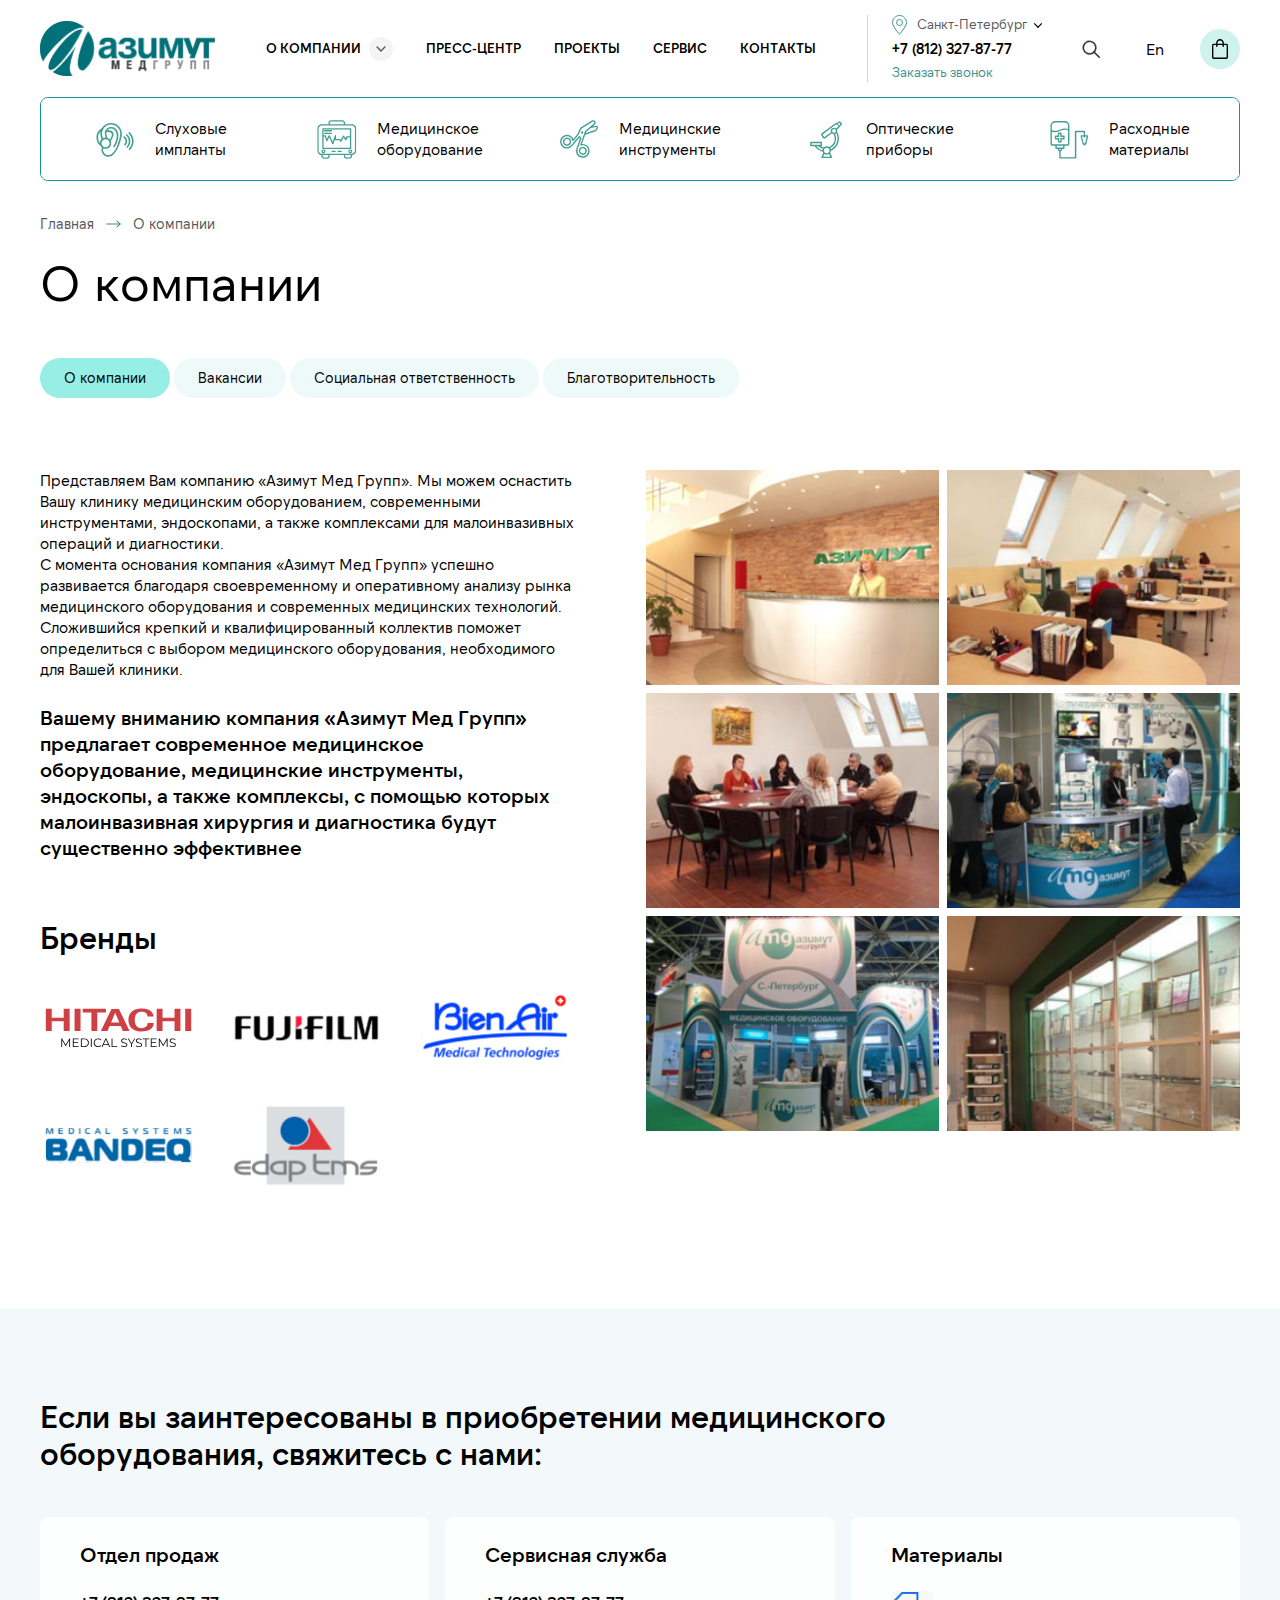
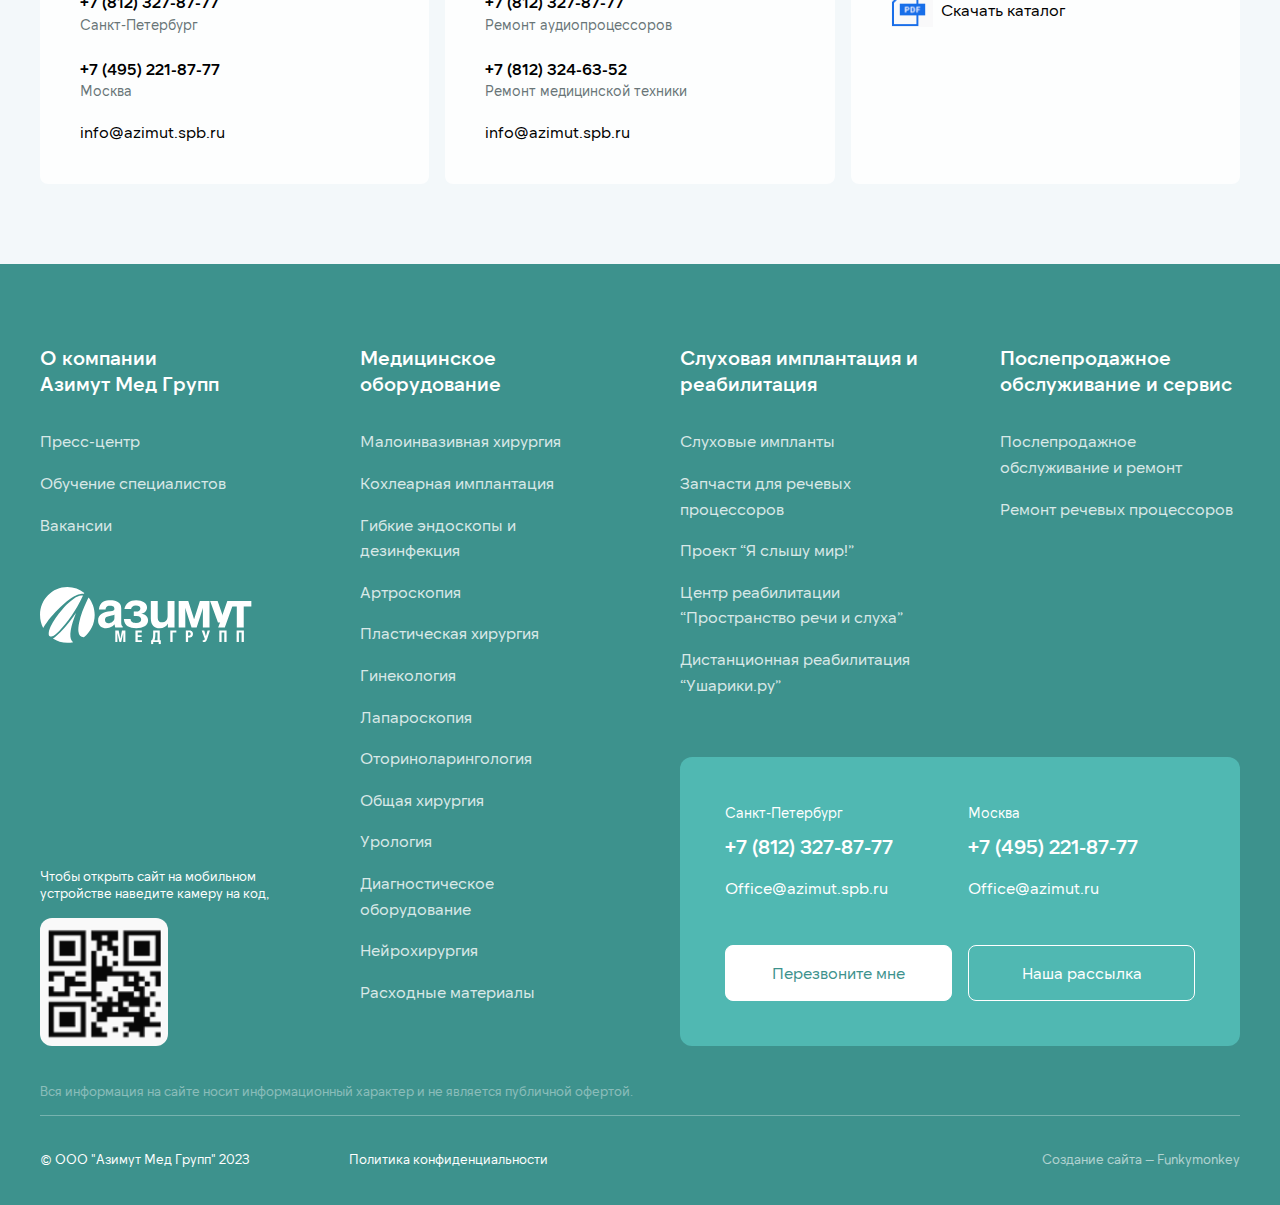
<file: aboutcompany.html>
<!DOCTYPE html>
<html lang="ru">
	<head>
	   <meta charset="UTF-8">
	   <meta http-equiv="X-UA-Compatible" content="IE=edge">
	   <meta name="viewport" content="width=device-width, initial-scale=1.0">
	   <meta name="format-detection" content="telephone=no">
	   <title>Azimut Med</title>
	   <link rel="stylesheet" href="https://cdn.jsdelivr.net/npm/swiper@11/swiper-bundle.min.css">
	   <link rel="stylesheet" href="css/style.css"> 
	</head>
	<body>
		<div class="wrapper">
			<header class="header">
				<div class="header__container">
					<div class="header__left">
						<a href="#" class="header__logo">
							<img src="img/logo.png" alt="">
						</a>
						<div data-da=".header__actions, 790, last" class="header__burger">
							<span></span>
						</div>
						<nav class="menu">
							<a href="activities.html" class="menu__catalog">
								Каталог продукции
							</a>
							<ul class="menu__list">
								<li class="menu__item hassublist">
									<a href="" class="menu__link">
										О компании
										<span>
											<svg xmlns="http://www.w3.org/2000/svg" width="10" height="6" viewBox="0 0 10 6" fill="none">
											  <path fill-rule="evenodd" clip-rule="evenodd" d="M1.63779 0.517597C1.34544 0.225254 0.871463 0.225254 0.57912 0.517597C0.286777 0.80994 0.286778 1.28392 0.579121 1.57626L3.94336 4.94051L3.94243 4.94144L5.00003 5.99903L9.41906 1.57999C9.71111 1.28795 9.71111 0.814447 9.41906 0.522401C9.12702 0.230355 8.65352 0.230354 8.36147 0.522401L5.00203 3.88184L1.63779 0.517597Z" fill="#5A5A5A"/>
											</svg>
										</span>
									</a>
									<ul>
										<li class="menu__item-main">
											<a href="#">
												<img src="img/header/arrow.svg" alt="">
												Компания
											</a>
										</li>
										<li><a href="aboutcompany.html">О нас</a></li>
										<li><a href="news.html">Новости</a></li>
										<li><a href="vacancies.html">Вакансии</a></li>
									</ul>
								</li>

								<li class="menu__item"><a href="presscenter.html" class="menu__link">Пресс-центр</a></li>
								<li class="menu__item"><a href="projects.html" class="menu__link">ПРОЕКТЫ</a></li>
								<li class="menu__item"><a href="services.html" class="menu__link">Сервис</a></li>
								<li class="menu__item"><a href="contacts.html" class="menu__link">Контакты</a></li>
							</ul>
							<a data-da=".menu, 790, 2" href="#" class="header__lang">
								En
							</a>
							<div class="header__column">
								<div class="header__column-wrap">
									<div class="header__city">
										<span>
											<img src="img/header/loc.svg" alt="">
											<b>Санкт-Петербург</b>					
											<img src="img/header/locarrow.svg" alt="">				
										</span>
										<div class="header__city-wrap">
											<div class="header__city-radio">
												<input checked type="radio" id="cityMobile1" name="cityMobile">
												<label for="cityMobile1">
													Санкт-Петербург
													<span></span>
												</label>
											</div>
											<div class="header__city-radio">
												<input type="radio" id="cityMobile2" name="cityMobile">
												<label for="cityMobile2">
													Москва
													<span></span>
												</label>
											</div>

										</div>
									</div>
									<div class="header__phone">
										+7 (812) 327-87-77
									</div>		
									<a href="mailto:Office@azimut.spb.ru" class="header__email">
										Office@azimut.spb.ru
									</a>						
								</div>
								<a href="#" class="header__call" data-topopup="#consultation">
									Заказать звонок
								</a>
							</div>
						</nav>
					</div>
					<div class="header__actions">
						<div class="header__column">
							<div class="header__column-wrap">
								<div class="header__city">
									<span>
										<img src="img/header/loc.svg" alt="">
										<b>Санкт-Петербург</b>					
										<img src="img/header/locarrow.svg" alt="">				
									</span>
									<div class="header__city-wrap">
										<div class="header__city-radio">
											<input checked type="radio" id="city1" name="city">
											<label for="city1">
												Санкт-Петербург
												<span></span>
											</label>
										</div>
										<div class="header__city-radio">
											<input type="radio" id="city2" name="city">
											<label for="city2">
												Москва
												<span></span>
											</label>
										</div>

									</div>
								</div>
								<div class="header__phone">
									+7 (812) 327-87-77
								</div>		
								<a href="mailto:Office@azimut.spb.ru" class="header__email">
									Office@azimut.spb.ru
								</a>						
							</div>
							<a href="#" class="header__call" data-topopup="#consultation">
								Заказать звонок
							</a>
						</div>
						<div  class="header__right">
							<a href="#" class="header__search">
								<img src="img/header/search.svg" alt="">
								<img src="img/header/close.svg" alt="">
							</a>
							<a href="#" class="header__lang">
								En
							</a>
							<a href="cart.html" class="header__cart">
								<img src="img/header/cart.svg" alt="">
							</a>
						</div>
					</div>
				</div>
				<div class="header-bottom">
					<div class="header-bottom__container">
						<div class="header-bottom__content">
							<div  class="header-bottom__card">
								<span>
									<img src="img/header/1.svg" alt="">
									Слуховые <br>импланты									
								</span>
								<div class="header-bottom__droplist">
									<div class="header-bottom__list">
										<ul>
											<li data-to="Малоинвазивная хирургия">
												<span>
													Малоинвазивная хирургия
													<svg xmlns="http://www.w3.org/2000/svg" width="13" height="13" viewBox="0 0 13 13" fill="none">
													<path d="M4.24268 9.89354L8.48468 5.65154L9.33321 6.50006L5.0912 10.7421L4.24268 9.89354Z" fill="#A1B0B3"/>
													<path d="M8.4846 7.34867L4.24283 3.10663L5.09135 2.2581L9.33321 6.50006L8.4846 7.34867Z" fill="#A1B0B3"/>
													</svg>
												</span>
											</li>
											<li data-to="Кохлеарная имплантация">
												<span>
													Кохлеарная имплантация
													<svg xmlns="http://www.w3.org/2000/svg" width="13" height="13" viewBox="0 0 13 13" fill="none">
													<path d="M4.24268 9.89354L8.48468 5.65154L9.33321 6.50006L5.0912 10.7421L4.24268 9.89354Z" fill="#A1B0B3"/>
													<path d="M8.4846 7.34867L4.24283 3.10663L5.09135 2.2581L9.33321 6.50006L8.4846 7.34867Z" fill="#A1B0B3"/>
													</svg>
												</span>
											</li>
											<li data-to="Гибкие эндоскопы и дезинфекция">
												<span>
													Гибкие эндоскопы и дезинфекция
													<svg xmlns="http://www.w3.org/2000/svg" width="13" height="13" viewBox="0 0 13 13" fill="none">
													<path d="M4.24268 9.89354L8.48468 5.65154L9.33321 6.50006L5.0912 10.7421L4.24268 9.89354Z" fill="#A1B0B3"/>
													<path d="M8.4846 7.34867L4.24283 3.10663L5.09135 2.2581L9.33321 6.50006L8.4846 7.34867Z" fill="#A1B0B3"/>
													</svg>
												</span>
											</li>
											<li data-to="Артроскопия">
												<span>
													Артроскопия
													<svg xmlns="http://www.w3.org/2000/svg" width="13" height="13" viewBox="0 0 13 13" fill="none">
													<path d="M4.24268 9.89354L8.48468 5.65154L9.33321 6.50006L5.0912 10.7421L4.24268 9.89354Z" fill="#A1B0B3"/>
													<path d="M8.4846 7.34867L4.24283 3.10663L5.09135 2.2581L9.33321 6.50006L8.4846 7.34867Z" fill="#A1B0B3"/>
													</svg>
												</span>
											</li>
											<li data-to="Пластическая хирургия">
												<span>
													Пластическая хирургия
													<svg xmlns="http://www.w3.org/2000/svg" width="13" height="13" viewBox="0 0 13 13" fill="none">
													<path d="M4.24268 9.89354L8.48468 5.65154L9.33321 6.50006L5.0912 10.7421L4.24268 9.89354Z" fill="#A1B0B3"/>
													<path d="M8.4846 7.34867L4.24283 3.10663L5.09135 2.2581L9.33321 6.50006L8.4846 7.34867Z" fill="#A1B0B3"/>
													</svg>
												</span>
											</li>
											<li data-to="Гинекология">
												<span>
													Гинекология
													<svg xmlns="http://www.w3.org/2000/svg" width="13" height="13" viewBox="0 0 13 13" fill="none">
													<path d="M4.24268 9.89354L8.48468 5.65154L9.33321 6.50006L5.0912 10.7421L4.24268 9.89354Z" fill="#A1B0B3"/>
													<path d="M8.4846 7.34867L4.24283 3.10663L5.09135 2.2581L9.33321 6.50006L8.4846 7.34867Z" fill="#A1B0B3"/>
													</svg>
												</span>
											</li>
											<li data-to="Лапароскопия">
												<span>
													Лапароскопия
													<svg xmlns="http://www.w3.org/2000/svg" width="13" height="13" viewBox="0 0 13 13" fill="none">
													<path d="M4.24268 9.89354L8.48468 5.65154L9.33321 6.50006L5.0912 10.7421L4.24268 9.89354Z" fill="#A1B0B3"/>
													<path d="M8.4846 7.34867L4.24283 3.10663L5.09135 2.2581L9.33321 6.50006L8.4846 7.34867Z" fill="#A1B0B3"/>
													</svg>
												</span>
											</li>
											<li data-to="Оториноларингология">
												<span>
													Оториноларингология
													<svg xmlns="http://www.w3.org/2000/svg" width="13" height="13" viewBox="0 0 13 13" fill="none">
													<path d="M4.24268 9.89354L8.48468 5.65154L9.33321 6.50006L5.0912 10.7421L4.24268 9.89354Z" fill="#A1B0B3"/>
													<path d="M8.4846 7.34867L4.24283 3.10663L5.09135 2.2581L9.33321 6.50006L8.4846 7.34867Z" fill="#A1B0B3"/>
													</svg>
												</span>
											</li>
											<li data-to="Общая хирургия">
												<span>
													Общая хирургия
													<svg xmlns="http://www.w3.org/2000/svg" width="13" height="13" viewBox="0 0 13 13" fill="none">
													<path d="M4.24268 9.89354L8.48468 5.65154L9.33321 6.50006L5.0912 10.7421L4.24268 9.89354Z" fill="#A1B0B3"/>
													<path d="M8.4846 7.34867L4.24283 3.10663L5.09135 2.2581L9.33321 6.50006L8.4846 7.34867Z" fill="#A1B0B3"/>
													</svg>
												</span>
											</li>
											<li data-to="Урология">
												<span>
													Урология
													<svg xmlns="http://www.w3.org/2000/svg" width="13" height="13" viewBox="0 0 13 13" fill="none">
													<path d="M4.24268 9.89354L8.48468 5.65154L9.33321 6.50006L5.0912 10.7421L4.24268 9.89354Z" fill="#A1B0B3"/>
													<path d="M8.4846 7.34867L4.24283 3.10663L5.09135 2.2581L9.33321 6.50006L8.4846 7.34867Z" fill="#A1B0B3"/>
													</svg>
												</span>
											</li>
											<li data-to="Диагностическое оборудование">
												<span>
													Диагностическое оборудование
													<svg xmlns="http://www.w3.org/2000/svg" width="13" height="13" viewBox="0 0 13 13" fill="none">
													<path d="M4.24268 9.89354L8.48468 5.65154L9.33321 6.50006L5.0912 10.7421L4.24268 9.89354Z" fill="#A1B0B3"/>
													<path d="M8.4846 7.34867L4.24283 3.10663L5.09135 2.2581L9.33321 6.50006L8.4846 7.34867Z" fill="#A1B0B3"/>
													</svg>
												</span>
											</li>
											<li data-to="Нейрохирургия">
												<span>
													Нейрохирургия
													<svg xmlns="http://www.w3.org/2000/svg" width="13" height="13" viewBox="0 0 13 13" fill="none">
													<path d="M4.24268 9.89354L8.48468 5.65154L9.33321 6.50006L5.0912 10.7421L4.24268 9.89354Z" fill="#A1B0B3"/>
													<path d="M8.4846 7.34867L4.24283 3.10663L5.09135 2.2581L9.33321 6.50006L8.4846 7.34867Z" fill="#A1B0B3"/>
													</svg>
												</span>
											</li>
										</ul>										
									</div>
									<div class="header-bottom__list">
										<ul data-this="Малоинвазивная хирургия">
											<b>Малоинвазивная хирургия</b>
											<li data-to="Приборы и оборудование">
												<span>
													Приборы и оборудование
													<svg xmlns="http://www.w3.org/2000/svg" width="13" height="13" viewBox="0 0 13 13" fill="none">
													<path d="M4.24268 9.89354L8.48468 5.65154L9.33321 6.50006L5.0912 10.7421L4.24268 9.89354Z" fill="#A1B0B3"/>
													<path d="M8.4846 7.34867L4.24283 3.10663L5.09135 2.2581L9.33321 6.50006L8.4846 7.34867Z" fill="#A1B0B3"/>
													</svg>														
												</span>
											</li>
											<li data-to="Оптические приборы">
												<span>
													Оптические приборы
													<svg xmlns="http://www.w3.org/2000/svg" width="13" height="13" viewBox="0 0 13 13" fill="none">
													<path d="M4.24268 9.89354L8.48468 5.65154L9.33321 6.50006L5.0912 10.7421L4.24268 9.89354Z" fill="#A1B0B3"/>
													<path d="M8.4846 7.34867L4.24283 3.10663L5.09135 2.2581L9.33321 6.50006L8.4846 7.34867Z" fill="#A1B0B3"/>
													</svg>														
												</span>
											</li>											
											<li data-to="Инструменты">
												<span>
													Инструменты
													<svg xmlns="http://www.w3.org/2000/svg" width="13" height="13" viewBox="0 0 13 13" fill="none">
													<path d="M4.24268 9.89354L8.48468 5.65154L9.33321 6.50006L5.0912 10.7421L4.24268 9.89354Z" fill="#A1B0B3"/>
													<path d="M8.4846 7.34867L4.24283 3.10663L5.09135 2.2581L9.33321 6.50006L8.4846 7.34867Z" fill="#A1B0B3"/>
													</svg>														
												</span>
											</li>		
											<li data-to="Расходные материалы">
												<span>
													Расходные материалы
													<svg xmlns="http://www.w3.org/2000/svg" width="13" height="13" viewBox="0 0 13 13" fill="none">
													<path d="M4.24268 9.89354L8.48468 5.65154L9.33321 6.50006L5.0912 10.7421L4.24268 9.89354Z" fill="#A1B0B3"/>
													<path d="M8.4846 7.34867L4.24283 3.10663L5.09135 2.2581L9.33321 6.50006L8.4846 7.34867Z" fill="#A1B0B3"/>
													</svg>														
												</span>
											</li>		
											<li data-to="Наборы инструментов и оборудования">
												<span>
													Наборы инструментов и оборудования
													<svg xmlns="http://www.w3.org/2000/svg" width="13" height="13" viewBox="0 0 13 13" fill="none">
													<path d="M4.24268 9.89354L8.48468 5.65154L9.33321 6.50006L5.0912 10.7421L4.24268 9.89354Z" fill="#A1B0B3"/>
													<path d="M8.4846 7.34867L4.24283 3.10663L5.09135 2.2581L9.33321 6.50006L8.4846 7.34867Z" fill="#A1B0B3"/>
													</svg>														
												</span>
											</li>		
										</ul>		
										<ul data-this="Кохлеарная имплантация">
											<b>Кохлеарная имплантация</b>
											<li data-to="Приборы и оборудование">
												<span>
													Приборы и оборудование
													<svg xmlns="http://www.w3.org/2000/svg" width="13" height="13" viewBox="0 0 13 13" fill="none">
													<path d="M4.24268 9.89354L8.48468 5.65154L9.33321 6.50006L5.0912 10.7421L4.24268 9.89354Z" fill="#A1B0B3"/>
													<path d="M8.4846 7.34867L4.24283 3.10663L5.09135 2.2581L9.33321 6.50006L8.4846 7.34867Z" fill="#A1B0B3"/>
													</svg>														
												</span>
											</li>
											<li data-to="Оптические приборы">
												<span>
													Оптические приборы
													<svg xmlns="http://www.w3.org/2000/svg" width="13" height="13" viewBox="0 0 13 13" fill="none">
													<path d="M4.24268 9.89354L8.48468 5.65154L9.33321 6.50006L5.0912 10.7421L4.24268 9.89354Z" fill="#A1B0B3"/>
													<path d="M8.4846 7.34867L4.24283 3.10663L5.09135 2.2581L9.33321 6.50006L8.4846 7.34867Z" fill="#A1B0B3"/>
													</svg>														
												</span>
											</li>											
											<li data-to="Инструменты">
												<span>
													Инструменты
													<svg xmlns="http://www.w3.org/2000/svg" width="13" height="13" viewBox="0 0 13 13" fill="none">
													<path d="M4.24268 9.89354L8.48468 5.65154L9.33321 6.50006L5.0912 10.7421L4.24268 9.89354Z" fill="#A1B0B3"/>
													<path d="M8.4846 7.34867L4.24283 3.10663L5.09135 2.2581L9.33321 6.50006L8.4846 7.34867Z" fill="#A1B0B3"/>
													</svg>														
												</span>
											</li>		
											<li data-to="Расходные материалы">
												<span>
													Расходные материалы
													<svg xmlns="http://www.w3.org/2000/svg" width="13" height="13" viewBox="0 0 13 13" fill="none">
													<path d="M4.24268 9.89354L8.48468 5.65154L9.33321 6.50006L5.0912 10.7421L4.24268 9.89354Z" fill="#A1B0B3"/>
													<path d="M8.4846 7.34867L4.24283 3.10663L5.09135 2.2581L9.33321 6.50006L8.4846 7.34867Z" fill="#A1B0B3"/>
													</svg>														
												</span>
											</li>		
											<li data-to="Наборы инструментов и оборудования">
												<span>
													Наборы инструментов и оборудования
													<svg xmlns="http://www.w3.org/2000/svg" width="13" height="13" viewBox="0 0 13 13" fill="none">
													<path d="M4.24268 9.89354L8.48468 5.65154L9.33321 6.50006L5.0912 10.7421L4.24268 9.89354Z" fill="#A1B0B3"/>
													<path d="M8.4846 7.34867L4.24283 3.10663L5.09135 2.2581L9.33321 6.50006L8.4846 7.34867Z" fill="#A1B0B3"/>
													</svg>														
												</span>
											</li>		
										</ul>			
										<ul data-this="Гибкие эндоскопы и дезинфекция">
											<b>Гибкие эндоскопы и дезинфекция</b>
											<li data-to="Приборы и оборудование">
												<span>
													Приборы и оборудование
													<svg xmlns="http://www.w3.org/2000/svg" width="13" height="13" viewBox="0 0 13 13" fill="none">
													<path d="M4.24268 9.89354L8.48468 5.65154L9.33321 6.50006L5.0912 10.7421L4.24268 9.89354Z" fill="#A1B0B3"/>
													<path d="M8.4846 7.34867L4.24283 3.10663L5.09135 2.2581L9.33321 6.50006L8.4846 7.34867Z" fill="#A1B0B3"/>
													</svg>														
												</span>
											</li>
											<li data-to="Оптические приборы">
												<span>
													Оптические приборы
													<svg xmlns="http://www.w3.org/2000/svg" width="13" height="13" viewBox="0 0 13 13" fill="none">
													<path d="M4.24268 9.89354L8.48468 5.65154L9.33321 6.50006L5.0912 10.7421L4.24268 9.89354Z" fill="#A1B0B3"/>
													<path d="M8.4846 7.34867L4.24283 3.10663L5.09135 2.2581L9.33321 6.50006L8.4846 7.34867Z" fill="#A1B0B3"/>
													</svg>														
												</span>
											</li>											
											<li data-to="Инструменты">
												<span>
													Инструменты
													<svg xmlns="http://www.w3.org/2000/svg" width="13" height="13" viewBox="0 0 13 13" fill="none">
													<path d="M4.24268 9.89354L8.48468 5.65154L9.33321 6.50006L5.0912 10.7421L4.24268 9.89354Z" fill="#A1B0B3"/>
													<path d="M8.4846 7.34867L4.24283 3.10663L5.09135 2.2581L9.33321 6.50006L8.4846 7.34867Z" fill="#A1B0B3"/>
													</svg>														
												</span>
											</li>		
											<li data-to="Расходные материалы">
												<span>
													Расходные материалы
													<svg xmlns="http://www.w3.org/2000/svg" width="13" height="13" viewBox="0 0 13 13" fill="none">
													<path d="M4.24268 9.89354L8.48468 5.65154L9.33321 6.50006L5.0912 10.7421L4.24268 9.89354Z" fill="#A1B0B3"/>
													<path d="M8.4846 7.34867L4.24283 3.10663L5.09135 2.2581L9.33321 6.50006L8.4846 7.34867Z" fill="#A1B0B3"/>
													</svg>														
												</span>
											</li>		
											<li data-to="Наборы инструментов и оборудования">
												<span>
													Наборы инструментов и оборудования
													<svg xmlns="http://www.w3.org/2000/svg" width="13" height="13" viewBox="0 0 13 13" fill="none">
													<path d="M4.24268 9.89354L8.48468 5.65154L9.33321 6.50006L5.0912 10.7421L4.24268 9.89354Z" fill="#A1B0B3"/>
													<path d="M8.4846 7.34867L4.24283 3.10663L5.09135 2.2581L9.33321 6.50006L8.4846 7.34867Z" fill="#A1B0B3"/>
													</svg>														
												</span>
											</li>		
										</ul>												
										<ul data-this="Артроскопия">
											<b>Артроскопия</b>
											<li data-to="Приборы и оборудование">
												<span>
													Приборы и оборудование
													<svg xmlns="http://www.w3.org/2000/svg" width="13" height="13" viewBox="0 0 13 13" fill="none">
													<path d="M4.24268 9.89354L8.48468 5.65154L9.33321 6.50006L5.0912 10.7421L4.24268 9.89354Z" fill="#A1B0B3"/>
													<path d="M8.4846 7.34867L4.24283 3.10663L5.09135 2.2581L9.33321 6.50006L8.4846 7.34867Z" fill="#A1B0B3"/>
													</svg>														
												</span>
											</li>
											<li data-to="Оптические приборы">
												<span>
													Оптические приборы
													<svg xmlns="http://www.w3.org/2000/svg" width="13" height="13" viewBox="0 0 13 13" fill="none">
													<path d="M4.24268 9.89354L8.48468 5.65154L9.33321 6.50006L5.0912 10.7421L4.24268 9.89354Z" fill="#A1B0B3"/>
													<path d="M8.4846 7.34867L4.24283 3.10663L5.09135 2.2581L9.33321 6.50006L8.4846 7.34867Z" fill="#A1B0B3"/>
													</svg>														
												</span>
											</li>											
											<li data-to="Инструменты">
												<span>
													Инструменты
													<svg xmlns="http://www.w3.org/2000/svg" width="13" height="13" viewBox="0 0 13 13" fill="none">
													<path d="M4.24268 9.89354L8.48468 5.65154L9.33321 6.50006L5.0912 10.7421L4.24268 9.89354Z" fill="#A1B0B3"/>
													<path d="M8.4846 7.34867L4.24283 3.10663L5.09135 2.2581L9.33321 6.50006L8.4846 7.34867Z" fill="#A1B0B3"/>
													</svg>														
												</span>
											</li>		
											<li data-to="Расходные материалы">
												<span>
													Расходные материалы
													<svg xmlns="http://www.w3.org/2000/svg" width="13" height="13" viewBox="0 0 13 13" fill="none">
													<path d="M4.24268 9.89354L8.48468 5.65154L9.33321 6.50006L5.0912 10.7421L4.24268 9.89354Z" fill="#A1B0B3"/>
													<path d="M8.4846 7.34867L4.24283 3.10663L5.09135 2.2581L9.33321 6.50006L8.4846 7.34867Z" fill="#A1B0B3"/>
													</svg>														
												</span>
											</li>		
											<li data-to="Наборы инструментов и оборудования">
												<span>
													Наборы инструментов и оборудования
													<svg xmlns="http://www.w3.org/2000/svg" width="13" height="13" viewBox="0 0 13 13" fill="none">
													<path d="M4.24268 9.89354L8.48468 5.65154L9.33321 6.50006L5.0912 10.7421L4.24268 9.89354Z" fill="#A1B0B3"/>
													<path d="M8.4846 7.34867L4.24283 3.10663L5.09135 2.2581L9.33321 6.50006L8.4846 7.34867Z" fill="#A1B0B3"/>
													</svg>														
												</span>
											</li>		
										</ul>		
										<ul data-this="Пластическая хирургия">
											<b>Пластическая хирургия</b>
											<li data-to="Приборы и оборудование">
												<span>
													Приборы и оборудование
													<svg xmlns="http://www.w3.org/2000/svg" width="13" height="13" viewBox="0 0 13 13" fill="none">
													<path d="M4.24268 9.89354L8.48468 5.65154L9.33321 6.50006L5.0912 10.7421L4.24268 9.89354Z" fill="#A1B0B3"/>
													<path d="M8.4846 7.34867L4.24283 3.10663L5.09135 2.2581L9.33321 6.50006L8.4846 7.34867Z" fill="#A1B0B3"/>
													</svg>														
												</span>
											</li>
											<li data-to="Оптические приборы">
												<span>
													Оптические приборы
													<svg xmlns="http://www.w3.org/2000/svg" width="13" height="13" viewBox="0 0 13 13" fill="none">
													<path d="M4.24268 9.89354L8.48468 5.65154L9.33321 6.50006L5.0912 10.7421L4.24268 9.89354Z" fill="#A1B0B3"/>
													<path d="M8.4846 7.34867L4.24283 3.10663L5.09135 2.2581L9.33321 6.50006L8.4846 7.34867Z" fill="#A1B0B3"/>
													</svg>														
												</span>
											</li>											
											<li data-to="Инструменты">
												<span>
													Инструменты
													<svg xmlns="http://www.w3.org/2000/svg" width="13" height="13" viewBox="0 0 13 13" fill="none">
													<path d="M4.24268 9.89354L8.48468 5.65154L9.33321 6.50006L5.0912 10.7421L4.24268 9.89354Z" fill="#A1B0B3"/>
													<path d="M8.4846 7.34867L4.24283 3.10663L5.09135 2.2581L9.33321 6.50006L8.4846 7.34867Z" fill="#A1B0B3"/>
													</svg>														
												</span>
											</li>		
											<li data-to="Расходные материалы">
												<span>
													Расходные материалы
													<svg xmlns="http://www.w3.org/2000/svg" width="13" height="13" viewBox="0 0 13 13" fill="none">
													<path d="M4.24268 9.89354L8.48468 5.65154L9.33321 6.50006L5.0912 10.7421L4.24268 9.89354Z" fill="#A1B0B3"/>
													<path d="M8.4846 7.34867L4.24283 3.10663L5.09135 2.2581L9.33321 6.50006L8.4846 7.34867Z" fill="#A1B0B3"/>
													</svg>														
												</span>
											</li>		
											<li data-to="Наборы инструментов и оборудования">
												<span>
													Наборы инструментов и оборудования
													<svg xmlns="http://www.w3.org/2000/svg" width="13" height="13" viewBox="0 0 13 13" fill="none">
													<path d="M4.24268 9.89354L8.48468 5.65154L9.33321 6.50006L5.0912 10.7421L4.24268 9.89354Z" fill="#A1B0B3"/>
													<path d="M8.4846 7.34867L4.24283 3.10663L5.09135 2.2581L9.33321 6.50006L8.4846 7.34867Z" fill="#A1B0B3"/>
													</svg>														
												</span>
											</li>		
										</ul>												
										<ul data-this="Гинекология">
											<b>Гинекология</b>
											<li data-to="Приборы и оборудование">
												<span>
													Приборы и оборудование
													<svg xmlns="http://www.w3.org/2000/svg" width="13" height="13" viewBox="0 0 13 13" fill="none">
													<path d="M4.24268 9.89354L8.48468 5.65154L9.33321 6.50006L5.0912 10.7421L4.24268 9.89354Z" fill="#A1B0B3"/>
													<path d="M8.4846 7.34867L4.24283 3.10663L5.09135 2.2581L9.33321 6.50006L8.4846 7.34867Z" fill="#A1B0B3"/>
													</svg>														
												</span>
											</li>
											<li data-to="Оптические приборы">
												<span>
													Оптические приборы
													<svg xmlns="http://www.w3.org/2000/svg" width="13" height="13" viewBox="0 0 13 13" fill="none">
													<path d="M4.24268 9.89354L8.48468 5.65154L9.33321 6.50006L5.0912 10.7421L4.24268 9.89354Z" fill="#A1B0B3"/>
													<path d="M8.4846 7.34867L4.24283 3.10663L5.09135 2.2581L9.33321 6.50006L8.4846 7.34867Z" fill="#A1B0B3"/>
													</svg>														
												</span>
											</li>											
											<li data-to="Инструменты">
												<span>
													Инструменты
													<svg xmlns="http://www.w3.org/2000/svg" width="13" height="13" viewBox="0 0 13 13" fill="none">
													<path d="M4.24268 9.89354L8.48468 5.65154L9.33321 6.50006L5.0912 10.7421L4.24268 9.89354Z" fill="#A1B0B3"/>
													<path d="M8.4846 7.34867L4.24283 3.10663L5.09135 2.2581L9.33321 6.50006L8.4846 7.34867Z" fill="#A1B0B3"/>
													</svg>														
												</span>
											</li>		
											<li data-to="Расходные материалы">
												<span>
													Расходные материалы
													<svg xmlns="http://www.w3.org/2000/svg" width="13" height="13" viewBox="0 0 13 13" fill="none">
													<path d="M4.24268 9.89354L8.48468 5.65154L9.33321 6.50006L5.0912 10.7421L4.24268 9.89354Z" fill="#A1B0B3"/>
													<path d="M8.4846 7.34867L4.24283 3.10663L5.09135 2.2581L9.33321 6.50006L8.4846 7.34867Z" fill="#A1B0B3"/>
													</svg>														
												</span>
											</li>		
											<li data-to="Наборы инструментов и оборудования">
												<span>
													Наборы инструментов и оборудования
													<svg xmlns="http://www.w3.org/2000/svg" width="13" height="13" viewBox="0 0 13 13" fill="none">
													<path d="M4.24268 9.89354L8.48468 5.65154L9.33321 6.50006L5.0912 10.7421L4.24268 9.89354Z" fill="#A1B0B3"/>
													<path d="M8.4846 7.34867L4.24283 3.10663L5.09135 2.2581L9.33321 6.50006L8.4846 7.34867Z" fill="#A1B0B3"/>
													</svg>														
												</span>
											</li>		
										</ul>																				
										<ul data-this="Лапароскопия">
											<b>Лапароскопия</b>
											<li data-to="Приборы и оборудование">
												<span>
													Приборы и оборудование
													<svg xmlns="http://www.w3.org/2000/svg" width="13" height="13" viewBox="0 0 13 13" fill="none">
													<path d="M4.24268 9.89354L8.48468 5.65154L9.33321 6.50006L5.0912 10.7421L4.24268 9.89354Z" fill="#A1B0B3"/>
													<path d="M8.4846 7.34867L4.24283 3.10663L5.09135 2.2581L9.33321 6.50006L8.4846 7.34867Z" fill="#A1B0B3"/>
													</svg>														
												</span>
											</li>
											<li data-to="Оптические приборы">
												<span>
													Оптические приборы
													<svg xmlns="http://www.w3.org/2000/svg" width="13" height="13" viewBox="0 0 13 13" fill="none">
													<path d="M4.24268 9.89354L8.48468 5.65154L9.33321 6.50006L5.0912 10.7421L4.24268 9.89354Z" fill="#A1B0B3"/>
													<path d="M8.4846 7.34867L4.24283 3.10663L5.09135 2.2581L9.33321 6.50006L8.4846 7.34867Z" fill="#A1B0B3"/>
													</svg>														
												</span>
											</li>											
											<li data-to="Инструменты">
												<span>
													Инструменты
													<svg xmlns="http://www.w3.org/2000/svg" width="13" height="13" viewBox="0 0 13 13" fill="none">
													<path d="M4.24268 9.89354L8.48468 5.65154L9.33321 6.50006L5.0912 10.7421L4.24268 9.89354Z" fill="#A1B0B3"/>
													<path d="M8.4846 7.34867L4.24283 3.10663L5.09135 2.2581L9.33321 6.50006L8.4846 7.34867Z" fill="#A1B0B3"/>
													</svg>														
												</span>
											</li>		
											<li data-to="Расходные материалы">
												<span>
													Расходные материалы
													<svg xmlns="http://www.w3.org/2000/svg" width="13" height="13" viewBox="0 0 13 13" fill="none">
													<path d="M4.24268 9.89354L8.48468 5.65154L9.33321 6.50006L5.0912 10.7421L4.24268 9.89354Z" fill="#A1B0B3"/>
													<path d="M8.4846 7.34867L4.24283 3.10663L5.09135 2.2581L9.33321 6.50006L8.4846 7.34867Z" fill="#A1B0B3"/>
													</svg>														
												</span>
											</li>		
											<li data-to="Наборы инструментов и оборудования">
												<span>
													Наборы инструментов и оборудования
													<svg xmlns="http://www.w3.org/2000/svg" width="13" height="13" viewBox="0 0 13 13" fill="none">
													<path d="M4.24268 9.89354L8.48468 5.65154L9.33321 6.50006L5.0912 10.7421L4.24268 9.89354Z" fill="#A1B0B3"/>
													<path d="M8.4846 7.34867L4.24283 3.10663L5.09135 2.2581L9.33321 6.50006L8.4846 7.34867Z" fill="#A1B0B3"/>
													</svg>														
												</span>
											</li>		
										</ul>		
										<ul data-this="Оториноларингология">
											<b>Оториноларингология</b>
											<li data-to="Приборы и оборудование">
												<span>
													Приборы и оборудование
													<svg xmlns="http://www.w3.org/2000/svg" width="13" height="13" viewBox="0 0 13 13" fill="none">
													<path d="M4.24268 9.89354L8.48468 5.65154L9.33321 6.50006L5.0912 10.7421L4.24268 9.89354Z" fill="#A1B0B3"/>
													<path d="M8.4846 7.34867L4.24283 3.10663L5.09135 2.2581L9.33321 6.50006L8.4846 7.34867Z" fill="#A1B0B3"/>
													</svg>														
												</span>
											</li>
											<li data-to="Оптические приборы">
												<span>
													Оптические приборы
													<svg xmlns="http://www.w3.org/2000/svg" width="13" height="13" viewBox="0 0 13 13" fill="none">
													<path d="M4.24268 9.89354L8.48468 5.65154L9.33321 6.50006L5.0912 10.7421L4.24268 9.89354Z" fill="#A1B0B3"/>
													<path d="M8.4846 7.34867L4.24283 3.10663L5.09135 2.2581L9.33321 6.50006L8.4846 7.34867Z" fill="#A1B0B3"/>
													</svg>														
												</span>
											</li>											
											<li data-to="Инструменты">
												<span>
													Инструменты
													<svg xmlns="http://www.w3.org/2000/svg" width="13" height="13" viewBox="0 0 13 13" fill="none">
													<path d="M4.24268 9.89354L8.48468 5.65154L9.33321 6.50006L5.0912 10.7421L4.24268 9.89354Z" fill="#A1B0B3"/>
													<path d="M8.4846 7.34867L4.24283 3.10663L5.09135 2.2581L9.33321 6.50006L8.4846 7.34867Z" fill="#A1B0B3"/>
													</svg>														
												</span>
											</li>		
											<li data-to="Расходные материалы">
												<span>
													Расходные материалы
													<svg xmlns="http://www.w3.org/2000/svg" width="13" height="13" viewBox="0 0 13 13" fill="none">
													<path d="M4.24268 9.89354L8.48468 5.65154L9.33321 6.50006L5.0912 10.7421L4.24268 9.89354Z" fill="#A1B0B3"/>
													<path d="M8.4846 7.34867L4.24283 3.10663L5.09135 2.2581L9.33321 6.50006L8.4846 7.34867Z" fill="#A1B0B3"/>
													</svg>														
												</span>
											</li>		
											<li data-to="Наборы инструментов и оборудования">
												<span>
													Наборы инструментов и оборудования
													<svg xmlns="http://www.w3.org/2000/svg" width="13" height="13" viewBox="0 0 13 13" fill="none">
													<path d="M4.24268 9.89354L8.48468 5.65154L9.33321 6.50006L5.0912 10.7421L4.24268 9.89354Z" fill="#A1B0B3"/>
													<path d="M8.4846 7.34867L4.24283 3.10663L5.09135 2.2581L9.33321 6.50006L8.4846 7.34867Z" fill="#A1B0B3"/>
													</svg>														
												</span>
											</li>		
										</ul>																				
										<ul data-this="Общая хирургия">
											<b>Общая хирургия</b>
											<li data-to="Приборы и оборудование">
												<span>
													Приборы и оборудование
													<svg xmlns="http://www.w3.org/2000/svg" width="13" height="13" viewBox="0 0 13 13" fill="none">
													<path d="M4.24268 9.89354L8.48468 5.65154L9.33321 6.50006L5.0912 10.7421L4.24268 9.89354Z" fill="#A1B0B3"/>
													<path d="M8.4846 7.34867L4.24283 3.10663L5.09135 2.2581L9.33321 6.50006L8.4846 7.34867Z" fill="#A1B0B3"/>
													</svg>														
												</span>
											</li>
											<li data-to="Оптические приборы">
												<span>
													Оптические приборы
													<svg xmlns="http://www.w3.org/2000/svg" width="13" height="13" viewBox="0 0 13 13" fill="none">
													<path d="M4.24268 9.89354L8.48468 5.65154L9.33321 6.50006L5.0912 10.7421L4.24268 9.89354Z" fill="#A1B0B3"/>
													<path d="M8.4846 7.34867L4.24283 3.10663L5.09135 2.2581L9.33321 6.50006L8.4846 7.34867Z" fill="#A1B0B3"/>
													</svg>														
												</span>
											</li>											
											<li data-to="Инструменты">
												<span>
													Инструменты
													<svg xmlns="http://www.w3.org/2000/svg" width="13" height="13" viewBox="0 0 13 13" fill="none">
													<path d="M4.24268 9.89354L8.48468 5.65154L9.33321 6.50006L5.0912 10.7421L4.24268 9.89354Z" fill="#A1B0B3"/>
													<path d="M8.4846 7.34867L4.24283 3.10663L5.09135 2.2581L9.33321 6.50006L8.4846 7.34867Z" fill="#A1B0B3"/>
													</svg>														
												</span>
											</li>		
											<li data-to="Расходные материалы">
												<span>
													Расходные материалы
													<svg xmlns="http://www.w3.org/2000/svg" width="13" height="13" viewBox="0 0 13 13" fill="none">
													<path d="M4.24268 9.89354L8.48468 5.65154L9.33321 6.50006L5.0912 10.7421L4.24268 9.89354Z" fill="#A1B0B3"/>
													<path d="M8.4846 7.34867L4.24283 3.10663L5.09135 2.2581L9.33321 6.50006L8.4846 7.34867Z" fill="#A1B0B3"/>
													</svg>														
												</span>
											</li>		
											<li data-to="Наборы инструментов и оборудования">
												<span>
													Наборы инструментов и оборудования
													<svg xmlns="http://www.w3.org/2000/svg" width="13" height="13" viewBox="0 0 13 13" fill="none">
													<path d="M4.24268 9.89354L8.48468 5.65154L9.33321 6.50006L5.0912 10.7421L4.24268 9.89354Z" fill="#A1B0B3"/>
													<path d="M8.4846 7.34867L4.24283 3.10663L5.09135 2.2581L9.33321 6.50006L8.4846 7.34867Z" fill="#A1B0B3"/>
													</svg>														
												</span>
											</li>		
										</ul>		
										<ul data-this="Урология">
											<b>Урология</b>
											<li data-to="Приборы и оборудование">
												<span>
													Приборы и оборудование
													<svg xmlns="http://www.w3.org/2000/svg" width="13" height="13" viewBox="0 0 13 13" fill="none">
													<path d="M4.24268 9.89354L8.48468 5.65154L9.33321 6.50006L5.0912 10.7421L4.24268 9.89354Z" fill="#A1B0B3"/>
													<path d="M8.4846 7.34867L4.24283 3.10663L5.09135 2.2581L9.33321 6.50006L8.4846 7.34867Z" fill="#A1B0B3"/>
													</svg>														
												</span>
											</li>
											<li data-to="Оптические приборы">
												<span>
													Оптические приборы
													<svg xmlns="http://www.w3.org/2000/svg" width="13" height="13" viewBox="0 0 13 13" fill="none">
													<path d="M4.24268 9.89354L8.48468 5.65154L9.33321 6.50006L5.0912 10.7421L4.24268 9.89354Z" fill="#A1B0B3"/>
													<path d="M8.4846 7.34867L4.24283 3.10663L5.09135 2.2581L9.33321 6.50006L8.4846 7.34867Z" fill="#A1B0B3"/>
													</svg>														
												</span>
											</li>											
											<li data-to="Инструменты">
												<span>
													Инструменты
													<svg xmlns="http://www.w3.org/2000/svg" width="13" height="13" viewBox="0 0 13 13" fill="none">
													<path d="M4.24268 9.89354L8.48468 5.65154L9.33321 6.50006L5.0912 10.7421L4.24268 9.89354Z" fill="#A1B0B3"/>
													<path d="M8.4846 7.34867L4.24283 3.10663L5.09135 2.2581L9.33321 6.50006L8.4846 7.34867Z" fill="#A1B0B3"/>
													</svg>														
												</span>
											</li>		
											<li data-to="Расходные материалы">
												<span>
													Расходные материалы
													<svg xmlns="http://www.w3.org/2000/svg" width="13" height="13" viewBox="0 0 13 13" fill="none">
													<path d="M4.24268 9.89354L8.48468 5.65154L9.33321 6.50006L5.0912 10.7421L4.24268 9.89354Z" fill="#A1B0B3"/>
													<path d="M8.4846 7.34867L4.24283 3.10663L5.09135 2.2581L9.33321 6.50006L8.4846 7.34867Z" fill="#A1B0B3"/>
													</svg>														
												</span>
											</li>		
											<li data-to="Наборы инструментов и оборудования">
												<span>
													Наборы инструментов и оборудования
													<svg xmlns="http://www.w3.org/2000/svg" width="13" height="13" viewBox="0 0 13 13" fill="none">
													<path d="M4.24268 9.89354L8.48468 5.65154L9.33321 6.50006L5.0912 10.7421L4.24268 9.89354Z" fill="#A1B0B3"/>
													<path d="M8.4846 7.34867L4.24283 3.10663L5.09135 2.2581L9.33321 6.50006L8.4846 7.34867Z" fill="#A1B0B3"/>
													</svg>														
												</span>
											</li>		
										</ul>																				
										<ul data-this="Диагностическое оборудование">
											<b>Диагностическое оборудование</b>
											<li data-to="Приборы и оборудование">
												<span>
													Приборы и оборудование
													<svg xmlns="http://www.w3.org/2000/svg" width="13" height="13" viewBox="0 0 13 13" fill="none">
													<path d="M4.24268 9.89354L8.48468 5.65154L9.33321 6.50006L5.0912 10.7421L4.24268 9.89354Z" fill="#A1B0B3"/>
													<path d="M8.4846 7.34867L4.24283 3.10663L5.09135 2.2581L9.33321 6.50006L8.4846 7.34867Z" fill="#A1B0B3"/>
													</svg>														
												</span>
											</li>
											<li data-to="Оптические приборы">
												<span>
													Оптические приборы
													<svg xmlns="http://www.w3.org/2000/svg" width="13" height="13" viewBox="0 0 13 13" fill="none">
													<path d="M4.24268 9.89354L8.48468 5.65154L9.33321 6.50006L5.0912 10.7421L4.24268 9.89354Z" fill="#A1B0B3"/>
													<path d="M8.4846 7.34867L4.24283 3.10663L5.09135 2.2581L9.33321 6.50006L8.4846 7.34867Z" fill="#A1B0B3"/>
													</svg>														
												</span>
											</li>											
											<li data-to="Инструменты">
												<span>
													Инструменты
													<svg xmlns="http://www.w3.org/2000/svg" width="13" height="13" viewBox="0 0 13 13" fill="none">
													<path d="M4.24268 9.89354L8.48468 5.65154L9.33321 6.50006L5.0912 10.7421L4.24268 9.89354Z" fill="#A1B0B3"/>
													<path d="M8.4846 7.34867L4.24283 3.10663L5.09135 2.2581L9.33321 6.50006L8.4846 7.34867Z" fill="#A1B0B3"/>
													</svg>														
												</span>
											</li>		
											<li data-to="Расходные материалы">
												<span>
													Расходные материалы
													<svg xmlns="http://www.w3.org/2000/svg" width="13" height="13" viewBox="0 0 13 13" fill="none">
													<path d="M4.24268 9.89354L8.48468 5.65154L9.33321 6.50006L5.0912 10.7421L4.24268 9.89354Z" fill="#A1B0B3"/>
													<path d="M8.4846 7.34867L4.24283 3.10663L5.09135 2.2581L9.33321 6.50006L8.4846 7.34867Z" fill="#A1B0B3"/>
													</svg>														
												</span>
											</li>		
											<li data-to="Наборы инструментов и оборудования">
												<span>
													Наборы инструментов и оборудования
													<svg xmlns="http://www.w3.org/2000/svg" width="13" height="13" viewBox="0 0 13 13" fill="none">
													<path d="M4.24268 9.89354L8.48468 5.65154L9.33321 6.50006L5.0912 10.7421L4.24268 9.89354Z" fill="#A1B0B3"/>
													<path d="M8.4846 7.34867L4.24283 3.10663L5.09135 2.2581L9.33321 6.50006L8.4846 7.34867Z" fill="#A1B0B3"/>
													</svg>														
												</span>
											</li>		
										</ul>		
										<ul data-this="Нейрохирургия">
											<b>Нейрохирургия</b>
											<li data-to="Приборы и оборудование">
												<span>
													Приборы и оборудование
													<svg xmlns="http://www.w3.org/2000/svg" width="13" height="13" viewBox="0 0 13 13" fill="none">
													<path d="M4.24268 9.89354L8.48468 5.65154L9.33321 6.50006L5.0912 10.7421L4.24268 9.89354Z" fill="#A1B0B3"/>
													<path d="M8.4846 7.34867L4.24283 3.10663L5.09135 2.2581L9.33321 6.50006L8.4846 7.34867Z" fill="#A1B0B3"/>
													</svg>														
												</span>
											</li>
											<li data-to="Оптические приборы">
												<span>
													Оптические приборы
													<svg xmlns="http://www.w3.org/2000/svg" width="13" height="13" viewBox="0 0 13 13" fill="none">
													<path d="M4.24268 9.89354L8.48468 5.65154L9.33321 6.50006L5.0912 10.7421L4.24268 9.89354Z" fill="#A1B0B3"/>
													<path d="M8.4846 7.34867L4.24283 3.10663L5.09135 2.2581L9.33321 6.50006L8.4846 7.34867Z" fill="#A1B0B3"/>
													</svg>														
												</span>
											</li>											
											<li data-to="Инструменты">
												<span>
													Инструменты
													<svg xmlns="http://www.w3.org/2000/svg" width="13" height="13" viewBox="0 0 13 13" fill="none">
													<path d="M4.24268 9.89354L8.48468 5.65154L9.33321 6.50006L5.0912 10.7421L4.24268 9.89354Z" fill="#A1B0B3"/>
													<path d="M8.4846 7.34867L4.24283 3.10663L5.09135 2.2581L9.33321 6.50006L8.4846 7.34867Z" fill="#A1B0B3"/>
													</svg>														
												</span>
											</li>		
											<li data-to="Расходные материалы">
												<span>
													Расходные материалы
													<svg xmlns="http://www.w3.org/2000/svg" width="13" height="13" viewBox="0 0 13 13" fill="none">
													<path d="M4.24268 9.89354L8.48468 5.65154L9.33321 6.50006L5.0912 10.7421L4.24268 9.89354Z" fill="#A1B0B3"/>
													<path d="M8.4846 7.34867L4.24283 3.10663L5.09135 2.2581L9.33321 6.50006L8.4846 7.34867Z" fill="#A1B0B3"/>
													</svg>														
												</span>
											</li>		
											<li data-to="Наборы инструментов и оборудования">
												<span>
													Наборы инструментов и оборудования
													<svg xmlns="http://www.w3.org/2000/svg" width="13" height="13" viewBox="0 0 13 13" fill="none">
													<path d="M4.24268 9.89354L8.48468 5.65154L9.33321 6.50006L5.0912 10.7421L4.24268 9.89354Z" fill="#A1B0B3"/>
													<path d="M8.4846 7.34867L4.24283 3.10663L5.09135 2.2581L9.33321 6.50006L8.4846 7.34867Z" fill="#A1B0B3"/>
													</svg>														
												</span>
											</li>		
										</ul>			
										
									</div>
									<div class="header-bottom__list">
										<ul data-this="Приборы и оборудование">
											<b>Приборы и оборудование</b>
											<li>
												<a href="#">
													Видеокамеры и видеокомплексы
												</a>
											</li>
											<li>
												<a href="#">
													Осветители
												</a>
											</li>
											<li>
												<a href="#">
													Оптические адаптеры и световодные жгуты
												</a>
											</li>
											<li>
												<a href="#">
													Мониторы
												</a>
											</li>
											<li>
												<a href="#">
													Приборные стойки
												</a>
											</li>
											<li>
												<a href="#">
													Электрохирургические аппараты
												</a>
											</li>
											<li>
												<a href="#">
													Аспираторы, инсуфляторы
												</a>
											</li>
											<li>
												<a href="#">
													Оборудование для стерилизации и хранения инструментов
												</a>
											</li>
										</ul>		
										<ul data-this="Оптические приборы">
											<b>Оптические приборы</b>
											<li>
												<a href="#">
													Видеокамеры и видеокомплексы
												</a>
											</li>
											<li>
												<a href="#">
													Оптические адаптеры и световодные жгуты
												</a>
											</li>
											<li>
												<a href="#">
													Мониторы
												</a>
											</li>
											<li>
												<a href="#">
													Приборные стойки
												</a>
											</li>
											<li>
												<a href="#">
													Электрохирургические аппараты
												</a>
											</li>
											<li>
												<a href="#">
													Аспираторы, инсуфляторы
												</a>
											</li>
											<li>
												<a href="#">
													Оборудование для стерилизации и хранения инструментов
												</a>
											</li>
										</ul>
										<ul data-this="Инструменты">
											<b>Инструменты</b>
											<li>
												<a href="#">
													Видеокамеры и видеокомплексы
												</a>
											</li>
											<li>
												<a href="#">
													Осветители
												</a>
											</li>
											<li>
												<a href="#">
													Оптические адаптеры и световодные жгуты
												</a>
											</li>
											<li>
												<a href="#">
													Мониторы
												</a>
											</li>
											<li>
												<a href="#">
													Приборные стойки
												</a>
											</li>
											<li>
												<a href="#">
													Электрохирургические аппараты
												</a>
											</li>
											<li>
												<a href="#">
													Аспираторы, инсуфляторы
												</a>
											</li>
											<li>
												<a href="#">
													Оборудование для стерилизации и хранения инструментов
												</a>
											</li>
										</ul>
										<ul data-this="Расходные материалы">
											<b>Расходные материалы</b>
											<li>
												<a href="#">
													Видеокамеры и видеокомплексы
												</a>
											</li>
											<li>
												<a href="#">
													Осветители
												</a>
											</li>
											<li>
												<a href="#">
													Оптические адаптеры и световодные жгуты
												</a>
											</li>
											<li>
												<a href="#">
													Мониторы
												</a>
											</li>
											<li>
												<a href="#">
													Приборные стойки
												</a>
											</li>
											<li>
												<a href="#">
													Электрохирургические аппараты
												</a>
											</li>
											<li>
												<a href="#">
													Аспираторы, инсуфляторы
												</a>
											</li>
											<li>
												<a href="#">
													Оборудование для стерилизации и хранения инструментов
												</a>
											</li>
										</ul>	
										<ul data-this="Наборы инструментов и оборудования">
											<b>Наборы инструментов и оборудования</b>
											<li>
												<a href="#">
													Видеокамеры и видеокомплексы
												</a>
											</li>
											<li>
												<a href="#">
													Осветители
												</a>
											</li>
											<li>
												<a href="#">
													Оптические адаптеры и световодные жгуты
												</a>
											</li>
											<li>
												<a href="#">
													Мониторы
												</a>
											</li>
											<li>
												<a href="#">
													Приборные стойки
												</a>
											</li>
											<li>
												<a href="#">
													Электрохирургические аппараты
												</a>
											</li>
											<li>
												<a href="#">
													Аспираторы, инсуфляторы
												</a>
											</li>
											<li>
												<a href="#">
													Оборудование для стерилизации и хранения инструментов
												</a>
											</li>
										</ul>
									</div>
								</div>
							</div>
							<div class="header-bottom__card">
								<span>
									<img src="img/header/2.svg" alt="">
									Медицинское <br>оборудование									
								</span>
								<div class="header-bottom__droplist">
									<div class="header-bottom__list">
										<ul>
											<li data-to="Малоинвазивная хирургия">
												<span>
													Малоинвазивная хирургия
													<svg xmlns="http://www.w3.org/2000/svg" width="13" height="13" viewBox="0 0 13 13" fill="none">
													<path d="M4.24268 9.89354L8.48468 5.65154L9.33321 6.50006L5.0912 10.7421L4.24268 9.89354Z" fill="#A1B0B3"/>
													<path d="M8.4846 7.34867L4.24283 3.10663L5.09135 2.2581L9.33321 6.50006L8.4846 7.34867Z" fill="#A1B0B3"/>
													</svg>
												</span>
											</li>
											<li data-to="Кохлеарная имплантация">
												<span>
													Кохлеарная имплантация
													<svg xmlns="http://www.w3.org/2000/svg" width="13" height="13" viewBox="0 0 13 13" fill="none">
													<path d="M4.24268 9.89354L8.48468 5.65154L9.33321 6.50006L5.0912 10.7421L4.24268 9.89354Z" fill="#A1B0B3"/>
													<path d="M8.4846 7.34867L4.24283 3.10663L5.09135 2.2581L9.33321 6.50006L8.4846 7.34867Z" fill="#A1B0B3"/>
													</svg>
												</span>
											</li>
											<li data-to="Гибкие эндоскопы и дезинфекция">
												<span>
													Гибкие эндоскопы и дезинфекция
													<svg xmlns="http://www.w3.org/2000/svg" width="13" height="13" viewBox="0 0 13 13" fill="none">
													<path d="M4.24268 9.89354L8.48468 5.65154L9.33321 6.50006L5.0912 10.7421L4.24268 9.89354Z" fill="#A1B0B3"/>
													<path d="M8.4846 7.34867L4.24283 3.10663L5.09135 2.2581L9.33321 6.50006L8.4846 7.34867Z" fill="#A1B0B3"/>
													</svg>
												</span>
											</li>
											<li data-to="Артроскопия">
												<span>
													Артроскопия
													<svg xmlns="http://www.w3.org/2000/svg" width="13" height="13" viewBox="0 0 13 13" fill="none">
													<path d="M4.24268 9.89354L8.48468 5.65154L9.33321 6.50006L5.0912 10.7421L4.24268 9.89354Z" fill="#A1B0B3"/>
													<path d="M8.4846 7.34867L4.24283 3.10663L5.09135 2.2581L9.33321 6.50006L8.4846 7.34867Z" fill="#A1B0B3"/>
													</svg>
												</span>
											</li>
											<li data-to="Пластическая хирургия">
												<span>
													Пластическая хирургия
													<svg xmlns="http://www.w3.org/2000/svg" width="13" height="13" viewBox="0 0 13 13" fill="none">
													<path d="M4.24268 9.89354L8.48468 5.65154L9.33321 6.50006L5.0912 10.7421L4.24268 9.89354Z" fill="#A1B0B3"/>
													<path d="M8.4846 7.34867L4.24283 3.10663L5.09135 2.2581L9.33321 6.50006L8.4846 7.34867Z" fill="#A1B0B3"/>
													</svg>
												</span>
											</li>
											<li data-to="Гинекология">
												<span>
													Гинекология
													<svg xmlns="http://www.w3.org/2000/svg" width="13" height="13" viewBox="0 0 13 13" fill="none">
													<path d="M4.24268 9.89354L8.48468 5.65154L9.33321 6.50006L5.0912 10.7421L4.24268 9.89354Z" fill="#A1B0B3"/>
													<path d="M8.4846 7.34867L4.24283 3.10663L5.09135 2.2581L9.33321 6.50006L8.4846 7.34867Z" fill="#A1B0B3"/>
													</svg>
												</span>
											</li>
											<li data-to="Лапароскопия">
												<span>
													Лапароскопия
													<svg xmlns="http://www.w3.org/2000/svg" width="13" height="13" viewBox="0 0 13 13" fill="none">
													<path d="M4.24268 9.89354L8.48468 5.65154L9.33321 6.50006L5.0912 10.7421L4.24268 9.89354Z" fill="#A1B0B3"/>
													<path d="M8.4846 7.34867L4.24283 3.10663L5.09135 2.2581L9.33321 6.50006L8.4846 7.34867Z" fill="#A1B0B3"/>
													</svg>
												</span>
											</li>
											<li data-to="Оториноларингология">
												<span>
													Оториноларингология
													<svg xmlns="http://www.w3.org/2000/svg" width="13" height="13" viewBox="0 0 13 13" fill="none">
													<path d="M4.24268 9.89354L8.48468 5.65154L9.33321 6.50006L5.0912 10.7421L4.24268 9.89354Z" fill="#A1B0B3"/>
													<path d="M8.4846 7.34867L4.24283 3.10663L5.09135 2.2581L9.33321 6.50006L8.4846 7.34867Z" fill="#A1B0B3"/>
													</svg>
												</span>
											</li>
											<li data-to="Общая хирургия">
												<span>
													Общая хирургия
													<svg xmlns="http://www.w3.org/2000/svg" width="13" height="13" viewBox="0 0 13 13" fill="none">
													<path d="M4.24268 9.89354L8.48468 5.65154L9.33321 6.50006L5.0912 10.7421L4.24268 9.89354Z" fill="#A1B0B3"/>
													<path d="M8.4846 7.34867L4.24283 3.10663L5.09135 2.2581L9.33321 6.50006L8.4846 7.34867Z" fill="#A1B0B3"/>
													</svg>
												</span>
											</li>
											<li data-to="Урология">
												<span>
													Урология
													<svg xmlns="http://www.w3.org/2000/svg" width="13" height="13" viewBox="0 0 13 13" fill="none">
													<path d="M4.24268 9.89354L8.48468 5.65154L9.33321 6.50006L5.0912 10.7421L4.24268 9.89354Z" fill="#A1B0B3"/>
													<path d="M8.4846 7.34867L4.24283 3.10663L5.09135 2.2581L9.33321 6.50006L8.4846 7.34867Z" fill="#A1B0B3"/>
													</svg>
												</span>
											</li>
											<li data-to="Диагностическое оборудование">
												<span>
													Диагностическое оборудование
													<svg xmlns="http://www.w3.org/2000/svg" width="13" height="13" viewBox="0 0 13 13" fill="none">
													<path d="M4.24268 9.89354L8.48468 5.65154L9.33321 6.50006L5.0912 10.7421L4.24268 9.89354Z" fill="#A1B0B3"/>
													<path d="M8.4846 7.34867L4.24283 3.10663L5.09135 2.2581L9.33321 6.50006L8.4846 7.34867Z" fill="#A1B0B3"/>
													</svg>
												</span>
											</li>
											<li data-to="Нейрохирургия">
												<span>
													Нейрохирургия
													<svg xmlns="http://www.w3.org/2000/svg" width="13" height="13" viewBox="0 0 13 13" fill="none">
													<path d="M4.24268 9.89354L8.48468 5.65154L9.33321 6.50006L5.0912 10.7421L4.24268 9.89354Z" fill="#A1B0B3"/>
													<path d="M8.4846 7.34867L4.24283 3.10663L5.09135 2.2581L9.33321 6.50006L8.4846 7.34867Z" fill="#A1B0B3"/>
													</svg>
												</span>
											</li>
										</ul>										
									</div>
									<div class="header-bottom__list">
										<ul data-this="Малоинвазивная хирургия">
											<b>Малоинвазивная хирургия</b>
											<li data-to="Приборы и оборудование">
												<span>
													Приборы и оборудование
													<svg xmlns="http://www.w3.org/2000/svg" width="13" height="13" viewBox="0 0 13 13" fill="none">
													<path d="M4.24268 9.89354L8.48468 5.65154L9.33321 6.50006L5.0912 10.7421L4.24268 9.89354Z" fill="#A1B0B3"/>
													<path d="M8.4846 7.34867L4.24283 3.10663L5.09135 2.2581L9.33321 6.50006L8.4846 7.34867Z" fill="#A1B0B3"/>
													</svg>														
												</span>
											</li>
											<li data-to="Оптические приборы">
												<span>
													Оптические приборы
													<svg xmlns="http://www.w3.org/2000/svg" width="13" height="13" viewBox="0 0 13 13" fill="none">
													<path d="M4.24268 9.89354L8.48468 5.65154L9.33321 6.50006L5.0912 10.7421L4.24268 9.89354Z" fill="#A1B0B3"/>
													<path d="M8.4846 7.34867L4.24283 3.10663L5.09135 2.2581L9.33321 6.50006L8.4846 7.34867Z" fill="#A1B0B3"/>
													</svg>														
												</span>
											</li>											
											<li data-to="Инструменты">
												<span>
													Инструменты
													<svg xmlns="http://www.w3.org/2000/svg" width="13" height="13" viewBox="0 0 13 13" fill="none">
													<path d="M4.24268 9.89354L8.48468 5.65154L9.33321 6.50006L5.0912 10.7421L4.24268 9.89354Z" fill="#A1B0B3"/>
													<path d="M8.4846 7.34867L4.24283 3.10663L5.09135 2.2581L9.33321 6.50006L8.4846 7.34867Z" fill="#A1B0B3"/>
													</svg>														
												</span>
											</li>		
											<li data-to="Расходные материалы">
												<span>
													Расходные материалы
													<svg xmlns="http://www.w3.org/2000/svg" width="13" height="13" viewBox="0 0 13 13" fill="none">
													<path d="M4.24268 9.89354L8.48468 5.65154L9.33321 6.50006L5.0912 10.7421L4.24268 9.89354Z" fill="#A1B0B3"/>
													<path d="M8.4846 7.34867L4.24283 3.10663L5.09135 2.2581L9.33321 6.50006L8.4846 7.34867Z" fill="#A1B0B3"/>
													</svg>														
												</span>
											</li>		
											<li data-to="Наборы инструментов и оборудования">
												<span>
													Наборы инструментов и оборудования
													<svg xmlns="http://www.w3.org/2000/svg" width="13" height="13" viewBox="0 0 13 13" fill="none">
													<path d="M4.24268 9.89354L8.48468 5.65154L9.33321 6.50006L5.0912 10.7421L4.24268 9.89354Z" fill="#A1B0B3"/>
													<path d="M8.4846 7.34867L4.24283 3.10663L5.09135 2.2581L9.33321 6.50006L8.4846 7.34867Z" fill="#A1B0B3"/>
													</svg>														
												</span>
											</li>		
										</ul>		
										<ul data-this="Кохлеарная имплантация">
											<b>Кохлеарная имплантация</b>
											<li data-to="Приборы и оборудование">
												<span>
													Приборы и оборудование
													<svg xmlns="http://www.w3.org/2000/svg" width="13" height="13" viewBox="0 0 13 13" fill="none">
													<path d="M4.24268 9.89354L8.48468 5.65154L9.33321 6.50006L5.0912 10.7421L4.24268 9.89354Z" fill="#A1B0B3"/>
													<path d="M8.4846 7.34867L4.24283 3.10663L5.09135 2.2581L9.33321 6.50006L8.4846 7.34867Z" fill="#A1B0B3"/>
													</svg>														
												</span>
											</li>
											<li data-to="Оптические приборы">
												<span>
													Оптические приборы
													<svg xmlns="http://www.w3.org/2000/svg" width="13" height="13" viewBox="0 0 13 13" fill="none">
													<path d="M4.24268 9.89354L8.48468 5.65154L9.33321 6.50006L5.0912 10.7421L4.24268 9.89354Z" fill="#A1B0B3"/>
													<path d="M8.4846 7.34867L4.24283 3.10663L5.09135 2.2581L9.33321 6.50006L8.4846 7.34867Z" fill="#A1B0B3"/>
													</svg>														
												</span>
											</li>											
											<li data-to="Инструменты">
												<span>
													Инструменты
													<svg xmlns="http://www.w3.org/2000/svg" width="13" height="13" viewBox="0 0 13 13" fill="none">
													<path d="M4.24268 9.89354L8.48468 5.65154L9.33321 6.50006L5.0912 10.7421L4.24268 9.89354Z" fill="#A1B0B3"/>
													<path d="M8.4846 7.34867L4.24283 3.10663L5.09135 2.2581L9.33321 6.50006L8.4846 7.34867Z" fill="#A1B0B3"/>
													</svg>														
												</span>
											</li>		
											<li data-to="Расходные материалы">
												<span>
													Расходные материалы
													<svg xmlns="http://www.w3.org/2000/svg" width="13" height="13" viewBox="0 0 13 13" fill="none">
													<path d="M4.24268 9.89354L8.48468 5.65154L9.33321 6.50006L5.0912 10.7421L4.24268 9.89354Z" fill="#A1B0B3"/>
													<path d="M8.4846 7.34867L4.24283 3.10663L5.09135 2.2581L9.33321 6.50006L8.4846 7.34867Z" fill="#A1B0B3"/>
													</svg>														
												</span>
											</li>		
											<li data-to="Наборы инструментов и оборудования">
												<span>
													Наборы инструментов и оборудования
													<svg xmlns="http://www.w3.org/2000/svg" width="13" height="13" viewBox="0 0 13 13" fill="none">
													<path d="M4.24268 9.89354L8.48468 5.65154L9.33321 6.50006L5.0912 10.7421L4.24268 9.89354Z" fill="#A1B0B3"/>
													<path d="M8.4846 7.34867L4.24283 3.10663L5.09135 2.2581L9.33321 6.50006L8.4846 7.34867Z" fill="#A1B0B3"/>
													</svg>														
												</span>
											</li>		
										</ul>			
										<ul data-this="Гибкие эндоскопы и дезинфекция">
											<b>Гибкие эндоскопы и дезинфекция</b>
											<li data-to="Приборы и оборудование">
												<span>
													Приборы и оборудование
													<svg xmlns="http://www.w3.org/2000/svg" width="13" height="13" viewBox="0 0 13 13" fill="none">
													<path d="M4.24268 9.89354L8.48468 5.65154L9.33321 6.50006L5.0912 10.7421L4.24268 9.89354Z" fill="#A1B0B3"/>
													<path d="M8.4846 7.34867L4.24283 3.10663L5.09135 2.2581L9.33321 6.50006L8.4846 7.34867Z" fill="#A1B0B3"/>
													</svg>														
												</span>
											</li>
											<li data-to="Оптические приборы">
												<span>
													Оптические приборы
													<svg xmlns="http://www.w3.org/2000/svg" width="13" height="13" viewBox="0 0 13 13" fill="none">
													<path d="M4.24268 9.89354L8.48468 5.65154L9.33321 6.50006L5.0912 10.7421L4.24268 9.89354Z" fill="#A1B0B3"/>
													<path d="M8.4846 7.34867L4.24283 3.10663L5.09135 2.2581L9.33321 6.50006L8.4846 7.34867Z" fill="#A1B0B3"/>
													</svg>														
												</span>
											</li>											
											<li data-to="Инструменты">
												<span>
													Инструменты
													<svg xmlns="http://www.w3.org/2000/svg" width="13" height="13" viewBox="0 0 13 13" fill="none">
													<path d="M4.24268 9.89354L8.48468 5.65154L9.33321 6.50006L5.0912 10.7421L4.24268 9.89354Z" fill="#A1B0B3"/>
													<path d="M8.4846 7.34867L4.24283 3.10663L5.09135 2.2581L9.33321 6.50006L8.4846 7.34867Z" fill="#A1B0B3"/>
													</svg>														
												</span>
											</li>		
											<li data-to="Расходные материалы">
												<span>
													Расходные материалы
													<svg xmlns="http://www.w3.org/2000/svg" width="13" height="13" viewBox="0 0 13 13" fill="none">
													<path d="M4.24268 9.89354L8.48468 5.65154L9.33321 6.50006L5.0912 10.7421L4.24268 9.89354Z" fill="#A1B0B3"/>
													<path d="M8.4846 7.34867L4.24283 3.10663L5.09135 2.2581L9.33321 6.50006L8.4846 7.34867Z" fill="#A1B0B3"/>
													</svg>														
												</span>
											</li>		
											<li data-to="Наборы инструментов и оборудования">
												<span>
													Наборы инструментов и оборудования
													<svg xmlns="http://www.w3.org/2000/svg" width="13" height="13" viewBox="0 0 13 13" fill="none">
													<path d="M4.24268 9.89354L8.48468 5.65154L9.33321 6.50006L5.0912 10.7421L4.24268 9.89354Z" fill="#A1B0B3"/>
													<path d="M8.4846 7.34867L4.24283 3.10663L5.09135 2.2581L9.33321 6.50006L8.4846 7.34867Z" fill="#A1B0B3"/>
													</svg>														
												</span>
											</li>		
										</ul>												
										<ul data-this="Артроскопия">
											<b>Артроскопия</b>
											<li data-to="Приборы и оборудование">
												<span>
													Приборы и оборудование
													<svg xmlns="http://www.w3.org/2000/svg" width="13" height="13" viewBox="0 0 13 13" fill="none">
													<path d="M4.24268 9.89354L8.48468 5.65154L9.33321 6.50006L5.0912 10.7421L4.24268 9.89354Z" fill="#A1B0B3"/>
													<path d="M8.4846 7.34867L4.24283 3.10663L5.09135 2.2581L9.33321 6.50006L8.4846 7.34867Z" fill="#A1B0B3"/>
													</svg>														
												</span>
											</li>
											<li data-to="Оптические приборы">
												<span>
													Оптические приборы
													<svg xmlns="http://www.w3.org/2000/svg" width="13" height="13" viewBox="0 0 13 13" fill="none">
													<path d="M4.24268 9.89354L8.48468 5.65154L9.33321 6.50006L5.0912 10.7421L4.24268 9.89354Z" fill="#A1B0B3"/>
													<path d="M8.4846 7.34867L4.24283 3.10663L5.09135 2.2581L9.33321 6.50006L8.4846 7.34867Z" fill="#A1B0B3"/>
													</svg>														
												</span>
											</li>											
											<li data-to="Инструменты">
												<span>
													Инструменты
													<svg xmlns="http://www.w3.org/2000/svg" width="13" height="13" viewBox="0 0 13 13" fill="none">
													<path d="M4.24268 9.89354L8.48468 5.65154L9.33321 6.50006L5.0912 10.7421L4.24268 9.89354Z" fill="#A1B0B3"/>
													<path d="M8.4846 7.34867L4.24283 3.10663L5.09135 2.2581L9.33321 6.50006L8.4846 7.34867Z" fill="#A1B0B3"/>
													</svg>														
												</span>
											</li>		
											<li data-to="Расходные материалы">
												<span>
													Расходные материалы
													<svg xmlns="http://www.w3.org/2000/svg" width="13" height="13" viewBox="0 0 13 13" fill="none">
													<path d="M4.24268 9.89354L8.48468 5.65154L9.33321 6.50006L5.0912 10.7421L4.24268 9.89354Z" fill="#A1B0B3"/>
													<path d="M8.4846 7.34867L4.24283 3.10663L5.09135 2.2581L9.33321 6.50006L8.4846 7.34867Z" fill="#A1B0B3"/>
													</svg>														
												</span>
											</li>		
											<li data-to="Наборы инструментов и оборудования">
												<span>
													Наборы инструментов и оборудования
													<svg xmlns="http://www.w3.org/2000/svg" width="13" height="13" viewBox="0 0 13 13" fill="none">
													<path d="M4.24268 9.89354L8.48468 5.65154L9.33321 6.50006L5.0912 10.7421L4.24268 9.89354Z" fill="#A1B0B3"/>
													<path d="M8.4846 7.34867L4.24283 3.10663L5.09135 2.2581L9.33321 6.50006L8.4846 7.34867Z" fill="#A1B0B3"/>
													</svg>														
												</span>
											</li>		
										</ul>		
										<ul data-this="Пластическая хирургия">
											<b>Пластическая хирургия</b>
											<li data-to="Приборы и оборудование">
												<span>
													Приборы и оборудование
													<svg xmlns="http://www.w3.org/2000/svg" width="13" height="13" viewBox="0 0 13 13" fill="none">
													<path d="M4.24268 9.89354L8.48468 5.65154L9.33321 6.50006L5.0912 10.7421L4.24268 9.89354Z" fill="#A1B0B3"/>
													<path d="M8.4846 7.34867L4.24283 3.10663L5.09135 2.2581L9.33321 6.50006L8.4846 7.34867Z" fill="#A1B0B3"/>
													</svg>														
												</span>
											</li>
											<li data-to="Оптические приборы">
												<span>
													Оптические приборы
													<svg xmlns="http://www.w3.org/2000/svg" width="13" height="13" viewBox="0 0 13 13" fill="none">
													<path d="M4.24268 9.89354L8.48468 5.65154L9.33321 6.50006L5.0912 10.7421L4.24268 9.89354Z" fill="#A1B0B3"/>
													<path d="M8.4846 7.34867L4.24283 3.10663L5.09135 2.2581L9.33321 6.50006L8.4846 7.34867Z" fill="#A1B0B3"/>
													</svg>														
												</span>
											</li>											
											<li data-to="Инструменты">
												<span>
													Инструменты
													<svg xmlns="http://www.w3.org/2000/svg" width="13" height="13" viewBox="0 0 13 13" fill="none">
													<path d="M4.24268 9.89354L8.48468 5.65154L9.33321 6.50006L5.0912 10.7421L4.24268 9.89354Z" fill="#A1B0B3"/>
													<path d="M8.4846 7.34867L4.24283 3.10663L5.09135 2.2581L9.33321 6.50006L8.4846 7.34867Z" fill="#A1B0B3"/>
													</svg>														
												</span>
											</li>		
											<li data-to="Расходные материалы">
												<span>
													Расходные материалы
													<svg xmlns="http://www.w3.org/2000/svg" width="13" height="13" viewBox="0 0 13 13" fill="none">
													<path d="M4.24268 9.89354L8.48468 5.65154L9.33321 6.50006L5.0912 10.7421L4.24268 9.89354Z" fill="#A1B0B3"/>
													<path d="M8.4846 7.34867L4.24283 3.10663L5.09135 2.2581L9.33321 6.50006L8.4846 7.34867Z" fill="#A1B0B3"/>
													</svg>														
												</span>
											</li>		
											<li data-to="Наборы инструментов и оборудования">
												<span>
													Наборы инструментов и оборудования
													<svg xmlns="http://www.w3.org/2000/svg" width="13" height="13" viewBox="0 0 13 13" fill="none">
													<path d="M4.24268 9.89354L8.48468 5.65154L9.33321 6.50006L5.0912 10.7421L4.24268 9.89354Z" fill="#A1B0B3"/>
													<path d="M8.4846 7.34867L4.24283 3.10663L5.09135 2.2581L9.33321 6.50006L8.4846 7.34867Z" fill="#A1B0B3"/>
													</svg>														
												</span>
											</li>		
										</ul>												
										<ul data-this="Гинекология">
											<b>Гинекология</b>
											<li data-to="Приборы и оборудование">
												<span>
													Приборы и оборудование
													<svg xmlns="http://www.w3.org/2000/svg" width="13" height="13" viewBox="0 0 13 13" fill="none">
													<path d="M4.24268 9.89354L8.48468 5.65154L9.33321 6.50006L5.0912 10.7421L4.24268 9.89354Z" fill="#A1B0B3"/>
													<path d="M8.4846 7.34867L4.24283 3.10663L5.09135 2.2581L9.33321 6.50006L8.4846 7.34867Z" fill="#A1B0B3"/>
													</svg>														
												</span>
											</li>
											<li data-to="Оптические приборы">
												<span>
													Оптические приборы
													<svg xmlns="http://www.w3.org/2000/svg" width="13" height="13" viewBox="0 0 13 13" fill="none">
													<path d="M4.24268 9.89354L8.48468 5.65154L9.33321 6.50006L5.0912 10.7421L4.24268 9.89354Z" fill="#A1B0B3"/>
													<path d="M8.4846 7.34867L4.24283 3.10663L5.09135 2.2581L9.33321 6.50006L8.4846 7.34867Z" fill="#A1B0B3"/>
													</svg>														
												</span>
											</li>											
											<li data-to="Инструменты">
												<span>
													Инструменты
													<svg xmlns="http://www.w3.org/2000/svg" width="13" height="13" viewBox="0 0 13 13" fill="none">
													<path d="M4.24268 9.89354L8.48468 5.65154L9.33321 6.50006L5.0912 10.7421L4.24268 9.89354Z" fill="#A1B0B3"/>
													<path d="M8.4846 7.34867L4.24283 3.10663L5.09135 2.2581L9.33321 6.50006L8.4846 7.34867Z" fill="#A1B0B3"/>
													</svg>														
												</span>
											</li>		
											<li data-to="Расходные материалы">
												<span>
													Расходные материалы
													<svg xmlns="http://www.w3.org/2000/svg" width="13" height="13" viewBox="0 0 13 13" fill="none">
													<path d="M4.24268 9.89354L8.48468 5.65154L9.33321 6.50006L5.0912 10.7421L4.24268 9.89354Z" fill="#A1B0B3"/>
													<path d="M8.4846 7.34867L4.24283 3.10663L5.09135 2.2581L9.33321 6.50006L8.4846 7.34867Z" fill="#A1B0B3"/>
													</svg>														
												</span>
											</li>		
											<li data-to="Наборы инструментов и оборудования">
												<span>
													Наборы инструментов и оборудования
													<svg xmlns="http://www.w3.org/2000/svg" width="13" height="13" viewBox="0 0 13 13" fill="none">
													<path d="M4.24268 9.89354L8.48468 5.65154L9.33321 6.50006L5.0912 10.7421L4.24268 9.89354Z" fill="#A1B0B3"/>
													<path d="M8.4846 7.34867L4.24283 3.10663L5.09135 2.2581L9.33321 6.50006L8.4846 7.34867Z" fill="#A1B0B3"/>
													</svg>														
												</span>
											</li>		
										</ul>																				
										<ul data-this="Лапароскопия">
											<b>Лапароскопия</b>
											<li data-to="Приборы и оборудование">
												<span>
													Приборы и оборудование
													<svg xmlns="http://www.w3.org/2000/svg" width="13" height="13" viewBox="0 0 13 13" fill="none">
													<path d="M4.24268 9.89354L8.48468 5.65154L9.33321 6.50006L5.0912 10.7421L4.24268 9.89354Z" fill="#A1B0B3"/>
													<path d="M8.4846 7.34867L4.24283 3.10663L5.09135 2.2581L9.33321 6.50006L8.4846 7.34867Z" fill="#A1B0B3"/>
													</svg>														
												</span>
											</li>
											<li data-to="Оптические приборы">
												<span>
													Оптические приборы
													<svg xmlns="http://www.w3.org/2000/svg" width="13" height="13" viewBox="0 0 13 13" fill="none">
													<path d="M4.24268 9.89354L8.48468 5.65154L9.33321 6.50006L5.0912 10.7421L4.24268 9.89354Z" fill="#A1B0B3"/>
													<path d="M8.4846 7.34867L4.24283 3.10663L5.09135 2.2581L9.33321 6.50006L8.4846 7.34867Z" fill="#A1B0B3"/>
													</svg>														
												</span>
											</li>											
											<li data-to="Инструменты">
												<span>
													Инструменты
													<svg xmlns="http://www.w3.org/2000/svg" width="13" height="13" viewBox="0 0 13 13" fill="none">
													<path d="M4.24268 9.89354L8.48468 5.65154L9.33321 6.50006L5.0912 10.7421L4.24268 9.89354Z" fill="#A1B0B3"/>
													<path d="M8.4846 7.34867L4.24283 3.10663L5.09135 2.2581L9.33321 6.50006L8.4846 7.34867Z" fill="#A1B0B3"/>
													</svg>														
												</span>
											</li>		
											<li data-to="Расходные материалы">
												<span>
													Расходные материалы
													<svg xmlns="http://www.w3.org/2000/svg" width="13" height="13" viewBox="0 0 13 13" fill="none">
													<path d="M4.24268 9.89354L8.48468 5.65154L9.33321 6.50006L5.0912 10.7421L4.24268 9.89354Z" fill="#A1B0B3"/>
													<path d="M8.4846 7.34867L4.24283 3.10663L5.09135 2.2581L9.33321 6.50006L8.4846 7.34867Z" fill="#A1B0B3"/>
													</svg>														
												</span>
											</li>		
											<li data-to="Наборы инструментов и оборудования">
												<span>
													Наборы инструментов и оборудования
													<svg xmlns="http://www.w3.org/2000/svg" width="13" height="13" viewBox="0 0 13 13" fill="none">
													<path d="M4.24268 9.89354L8.48468 5.65154L9.33321 6.50006L5.0912 10.7421L4.24268 9.89354Z" fill="#A1B0B3"/>
													<path d="M8.4846 7.34867L4.24283 3.10663L5.09135 2.2581L9.33321 6.50006L8.4846 7.34867Z" fill="#A1B0B3"/>
													</svg>														
												</span>
											</li>		
										</ul>		
										<ul data-this="Оториноларингология">
											<b>Оториноларингология</b>
											<li data-to="Приборы и оборудование">
												<span>
													Приборы и оборудование
													<svg xmlns="http://www.w3.org/2000/svg" width="13" height="13" viewBox="0 0 13 13" fill="none">
													<path d="M4.24268 9.89354L8.48468 5.65154L9.33321 6.50006L5.0912 10.7421L4.24268 9.89354Z" fill="#A1B0B3"/>
													<path d="M8.4846 7.34867L4.24283 3.10663L5.09135 2.2581L9.33321 6.50006L8.4846 7.34867Z" fill="#A1B0B3"/>
													</svg>														
												</span>
											</li>
											<li data-to="Оптические приборы">
												<span>
													Оптические приборы
													<svg xmlns="http://www.w3.org/2000/svg" width="13" height="13" viewBox="0 0 13 13" fill="none">
													<path d="M4.24268 9.89354L8.48468 5.65154L9.33321 6.50006L5.0912 10.7421L4.24268 9.89354Z" fill="#A1B0B3"/>
													<path d="M8.4846 7.34867L4.24283 3.10663L5.09135 2.2581L9.33321 6.50006L8.4846 7.34867Z" fill="#A1B0B3"/>
													</svg>														
												</span>
											</li>											
											<li data-to="Инструменты">
												<span>
													Инструменты
													<svg xmlns="http://www.w3.org/2000/svg" width="13" height="13" viewBox="0 0 13 13" fill="none">
													<path d="M4.24268 9.89354L8.48468 5.65154L9.33321 6.50006L5.0912 10.7421L4.24268 9.89354Z" fill="#A1B0B3"/>
													<path d="M8.4846 7.34867L4.24283 3.10663L5.09135 2.2581L9.33321 6.50006L8.4846 7.34867Z" fill="#A1B0B3"/>
													</svg>														
												</span>
											</li>		
											<li data-to="Расходные материалы">
												<span>
													Расходные материалы
													<svg xmlns="http://www.w3.org/2000/svg" width="13" height="13" viewBox="0 0 13 13" fill="none">
													<path d="M4.24268 9.89354L8.48468 5.65154L9.33321 6.50006L5.0912 10.7421L4.24268 9.89354Z" fill="#A1B0B3"/>
													<path d="M8.4846 7.34867L4.24283 3.10663L5.09135 2.2581L9.33321 6.50006L8.4846 7.34867Z" fill="#A1B0B3"/>
													</svg>														
												</span>
											</li>		
											<li data-to="Наборы инструментов и оборудования">
												<span>
													Наборы инструментов и оборудования
													<svg xmlns="http://www.w3.org/2000/svg" width="13" height="13" viewBox="0 0 13 13" fill="none">
													<path d="M4.24268 9.89354L8.48468 5.65154L9.33321 6.50006L5.0912 10.7421L4.24268 9.89354Z" fill="#A1B0B3"/>
													<path d="M8.4846 7.34867L4.24283 3.10663L5.09135 2.2581L9.33321 6.50006L8.4846 7.34867Z" fill="#A1B0B3"/>
													</svg>														
												</span>
											</li>		
										</ul>																				
										<ul data-this="Общая хирургия">
											<b>Общая хирургия</b>
											<li data-to="Приборы и оборудование">
												<span>
													Приборы и оборудование
													<svg xmlns="http://www.w3.org/2000/svg" width="13" height="13" viewBox="0 0 13 13" fill="none">
													<path d="M4.24268 9.89354L8.48468 5.65154L9.33321 6.50006L5.0912 10.7421L4.24268 9.89354Z" fill="#A1B0B3"/>
													<path d="M8.4846 7.34867L4.24283 3.10663L5.09135 2.2581L9.33321 6.50006L8.4846 7.34867Z" fill="#A1B0B3"/>
													</svg>														
												</span>
											</li>
											<li data-to="Оптические приборы">
												<span>
													Оптические приборы
													<svg xmlns="http://www.w3.org/2000/svg" width="13" height="13" viewBox="0 0 13 13" fill="none">
													<path d="M4.24268 9.89354L8.48468 5.65154L9.33321 6.50006L5.0912 10.7421L4.24268 9.89354Z" fill="#A1B0B3"/>
													<path d="M8.4846 7.34867L4.24283 3.10663L5.09135 2.2581L9.33321 6.50006L8.4846 7.34867Z" fill="#A1B0B3"/>
													</svg>														
												</span>
											</li>											
											<li data-to="Инструменты">
												<span>
													Инструменты
													<svg xmlns="http://www.w3.org/2000/svg" width="13" height="13" viewBox="0 0 13 13" fill="none">
													<path d="M4.24268 9.89354L8.48468 5.65154L9.33321 6.50006L5.0912 10.7421L4.24268 9.89354Z" fill="#A1B0B3"/>
													<path d="M8.4846 7.34867L4.24283 3.10663L5.09135 2.2581L9.33321 6.50006L8.4846 7.34867Z" fill="#A1B0B3"/>
													</svg>														
												</span>
											</li>		
											<li data-to="Расходные материалы">
												<span>
													Расходные материалы
													<svg xmlns="http://www.w3.org/2000/svg" width="13" height="13" viewBox="0 0 13 13" fill="none">
													<path d="M4.24268 9.89354L8.48468 5.65154L9.33321 6.50006L5.0912 10.7421L4.24268 9.89354Z" fill="#A1B0B3"/>
													<path d="M8.4846 7.34867L4.24283 3.10663L5.09135 2.2581L9.33321 6.50006L8.4846 7.34867Z" fill="#A1B0B3"/>
													</svg>														
												</span>
											</li>		
											<li data-to="Наборы инструментов и оборудования">
												<span>
													Наборы инструментов и оборудования
													<svg xmlns="http://www.w3.org/2000/svg" width="13" height="13" viewBox="0 0 13 13" fill="none">
													<path d="M4.24268 9.89354L8.48468 5.65154L9.33321 6.50006L5.0912 10.7421L4.24268 9.89354Z" fill="#A1B0B3"/>
													<path d="M8.4846 7.34867L4.24283 3.10663L5.09135 2.2581L9.33321 6.50006L8.4846 7.34867Z" fill="#A1B0B3"/>
													</svg>														
												</span>
											</li>		
										</ul>		
										<ul data-this="Урология">
											<b>Урология</b>
											<li data-to="Приборы и оборудование">
												<span>
													Приборы и оборудование
													<svg xmlns="http://www.w3.org/2000/svg" width="13" height="13" viewBox="0 0 13 13" fill="none">
													<path d="M4.24268 9.89354L8.48468 5.65154L9.33321 6.50006L5.0912 10.7421L4.24268 9.89354Z" fill="#A1B0B3"/>
													<path d="M8.4846 7.34867L4.24283 3.10663L5.09135 2.2581L9.33321 6.50006L8.4846 7.34867Z" fill="#A1B0B3"/>
													</svg>														
												</span>
											</li>
											<li data-to="Оптические приборы">
												<span>
													Оптические приборы
													<svg xmlns="http://www.w3.org/2000/svg" width="13" height="13" viewBox="0 0 13 13" fill="none">
													<path d="M4.24268 9.89354L8.48468 5.65154L9.33321 6.50006L5.0912 10.7421L4.24268 9.89354Z" fill="#A1B0B3"/>
													<path d="M8.4846 7.34867L4.24283 3.10663L5.09135 2.2581L9.33321 6.50006L8.4846 7.34867Z" fill="#A1B0B3"/>
													</svg>														
												</span>
											</li>											
											<li data-to="Инструменты">
												<span>
													Инструменты
													<svg xmlns="http://www.w3.org/2000/svg" width="13" height="13" viewBox="0 0 13 13" fill="none">
													<path d="M4.24268 9.89354L8.48468 5.65154L9.33321 6.50006L5.0912 10.7421L4.24268 9.89354Z" fill="#A1B0B3"/>
													<path d="M8.4846 7.34867L4.24283 3.10663L5.09135 2.2581L9.33321 6.50006L8.4846 7.34867Z" fill="#A1B0B3"/>
													</svg>														
												</span>
											</li>		
											<li data-to="Расходные материалы">
												<span>
													Расходные материалы
													<svg xmlns="http://www.w3.org/2000/svg" width="13" height="13" viewBox="0 0 13 13" fill="none">
													<path d="M4.24268 9.89354L8.48468 5.65154L9.33321 6.50006L5.0912 10.7421L4.24268 9.89354Z" fill="#A1B0B3"/>
													<path d="M8.4846 7.34867L4.24283 3.10663L5.09135 2.2581L9.33321 6.50006L8.4846 7.34867Z" fill="#A1B0B3"/>
													</svg>														
												</span>
											</li>		
											<li data-to="Наборы инструментов и оборудования">
												<span>
													Наборы инструментов и оборудования
													<svg xmlns="http://www.w3.org/2000/svg" width="13" height="13" viewBox="0 0 13 13" fill="none">
													<path d="M4.24268 9.89354L8.48468 5.65154L9.33321 6.50006L5.0912 10.7421L4.24268 9.89354Z" fill="#A1B0B3"/>
													<path d="M8.4846 7.34867L4.24283 3.10663L5.09135 2.2581L9.33321 6.50006L8.4846 7.34867Z" fill="#A1B0B3"/>
													</svg>														
												</span>
											</li>		
										</ul>																				
										<ul data-this="Диагностическое оборудование">
											<b>Диагностическое оборудование</b>
											<li data-to="Приборы и оборудование">
												<span>
													Приборы и оборудование
													<svg xmlns="http://www.w3.org/2000/svg" width="13" height="13" viewBox="0 0 13 13" fill="none">
													<path d="M4.24268 9.89354L8.48468 5.65154L9.33321 6.50006L5.0912 10.7421L4.24268 9.89354Z" fill="#A1B0B3"/>
													<path d="M8.4846 7.34867L4.24283 3.10663L5.09135 2.2581L9.33321 6.50006L8.4846 7.34867Z" fill="#A1B0B3"/>
													</svg>														
												</span>
											</li>
											<li data-to="Оптические приборы">
												<span>
													Оптические приборы
													<svg xmlns="http://www.w3.org/2000/svg" width="13" height="13" viewBox="0 0 13 13" fill="none">
													<path d="M4.24268 9.89354L8.48468 5.65154L9.33321 6.50006L5.0912 10.7421L4.24268 9.89354Z" fill="#A1B0B3"/>
													<path d="M8.4846 7.34867L4.24283 3.10663L5.09135 2.2581L9.33321 6.50006L8.4846 7.34867Z" fill="#A1B0B3"/>
													</svg>														
												</span>
											</li>											
											<li data-to="Инструменты">
												<span>
													Инструменты
													<svg xmlns="http://www.w3.org/2000/svg" width="13" height="13" viewBox="0 0 13 13" fill="none">
													<path d="M4.24268 9.89354L8.48468 5.65154L9.33321 6.50006L5.0912 10.7421L4.24268 9.89354Z" fill="#A1B0B3"/>
													<path d="M8.4846 7.34867L4.24283 3.10663L5.09135 2.2581L9.33321 6.50006L8.4846 7.34867Z" fill="#A1B0B3"/>
													</svg>														
												</span>
											</li>		
											<li data-to="Расходные материалы">
												<span>
													Расходные материалы
													<svg xmlns="http://www.w3.org/2000/svg" width="13" height="13" viewBox="0 0 13 13" fill="none">
													<path d="M4.24268 9.89354L8.48468 5.65154L9.33321 6.50006L5.0912 10.7421L4.24268 9.89354Z" fill="#A1B0B3"/>
													<path d="M8.4846 7.34867L4.24283 3.10663L5.09135 2.2581L9.33321 6.50006L8.4846 7.34867Z" fill="#A1B0B3"/>
													</svg>														
												</span>
											</li>		
											<li data-to="Наборы инструментов и оборудования">
												<span>
													Наборы инструментов и оборудования
													<svg xmlns="http://www.w3.org/2000/svg" width="13" height="13" viewBox="0 0 13 13" fill="none">
													<path d="M4.24268 9.89354L8.48468 5.65154L9.33321 6.50006L5.0912 10.7421L4.24268 9.89354Z" fill="#A1B0B3"/>
													<path d="M8.4846 7.34867L4.24283 3.10663L5.09135 2.2581L9.33321 6.50006L8.4846 7.34867Z" fill="#A1B0B3"/>
													</svg>														
												</span>
											</li>		
										</ul>		
										<ul data-this="Нейрохирургия">
											<b>Нейрохирургия</b>
											<li data-to="Приборы и оборудование">
												<span>
													Приборы и оборудование
													<svg xmlns="http://www.w3.org/2000/svg" width="13" height="13" viewBox="0 0 13 13" fill="none">
													<path d="M4.24268 9.89354L8.48468 5.65154L9.33321 6.50006L5.0912 10.7421L4.24268 9.89354Z" fill="#A1B0B3"/>
													<path d="M8.4846 7.34867L4.24283 3.10663L5.09135 2.2581L9.33321 6.50006L8.4846 7.34867Z" fill="#A1B0B3"/>
													</svg>														
												</span>
											</li>
											<li data-to="Оптические приборы">
												<span>
													Оптические приборы
													<svg xmlns="http://www.w3.org/2000/svg" width="13" height="13" viewBox="0 0 13 13" fill="none">
													<path d="M4.24268 9.89354L8.48468 5.65154L9.33321 6.50006L5.0912 10.7421L4.24268 9.89354Z" fill="#A1B0B3"/>
													<path d="M8.4846 7.34867L4.24283 3.10663L5.09135 2.2581L9.33321 6.50006L8.4846 7.34867Z" fill="#A1B0B3"/>
													</svg>														
												</span>
											</li>											
											<li data-to="Инструменты">
												<span>
													Инструменты
													<svg xmlns="http://www.w3.org/2000/svg" width="13" height="13" viewBox="0 0 13 13" fill="none">
													<path d="M4.24268 9.89354L8.48468 5.65154L9.33321 6.50006L5.0912 10.7421L4.24268 9.89354Z" fill="#A1B0B3"/>
													<path d="M8.4846 7.34867L4.24283 3.10663L5.09135 2.2581L9.33321 6.50006L8.4846 7.34867Z" fill="#A1B0B3"/>
													</svg>														
												</span>
											</li>		
											<li data-to="Расходные материалы">
												<span>
													Расходные материалы
													<svg xmlns="http://www.w3.org/2000/svg" width="13" height="13" viewBox="0 0 13 13" fill="none">
													<path d="M4.24268 9.89354L8.48468 5.65154L9.33321 6.50006L5.0912 10.7421L4.24268 9.89354Z" fill="#A1B0B3"/>
													<path d="M8.4846 7.34867L4.24283 3.10663L5.09135 2.2581L9.33321 6.50006L8.4846 7.34867Z" fill="#A1B0B3"/>
													</svg>														
												</span>
											</li>		
											<li data-to="Наборы инструментов и оборудования">
												<span>
													Наборы инструментов и оборудования
													<svg xmlns="http://www.w3.org/2000/svg" width="13" height="13" viewBox="0 0 13 13" fill="none">
													<path d="M4.24268 9.89354L8.48468 5.65154L9.33321 6.50006L5.0912 10.7421L4.24268 9.89354Z" fill="#A1B0B3"/>
													<path d="M8.4846 7.34867L4.24283 3.10663L5.09135 2.2581L9.33321 6.50006L8.4846 7.34867Z" fill="#A1B0B3"/>
													</svg>														
												</span>
											</li>		
										</ul>			
										
									</div>
									<div class="header-bottom__list">
										<ul data-this="Приборы и оборудование">
											<b>Приборы и оборудование</b>
											<li>
												<a href="#">
													Видеокамеры и видеокомплексы
												</a>
											</li>
											<li>
												<a href="#">
													Осветители
												</a>
											</li>
											<li>
												<a href="#">
													Оптические адаптеры и световодные жгуты
												</a>
											</li>
											<li>
												<a href="#">
													Мониторы
												</a>
											</li>
											<li>
												<a href="#">
													Приборные стойки
												</a>
											</li>
											<li>
												<a href="#">
													Электрохирургические аппараты
												</a>
											</li>
											<li>
												<a href="#">
													Аспираторы, инсуфляторы
												</a>
											</li>
											<li>
												<a href="#">
													Оборудование для стерилизации и хранения инструментов
												</a>
											</li>
										</ul>		
										<ul data-this="Оптические приборы">
											<b>Оптические приборы</b>
											<li>
												<a href="#">
													Видеокамеры и видеокомплексы
												</a>
											</li>
											<li>
												<a href="#">
													Оптические адаптеры и световодные жгуты
												</a>
											</li>
											<li>
												<a href="#">
													Мониторы
												</a>
											</li>
											<li>
												<a href="#">
													Приборные стойки
												</a>
											</li>
											<li>
												<a href="#">
													Электрохирургические аппараты
												</a>
											</li>
											<li>
												<a href="#">
													Аспираторы, инсуфляторы
												</a>
											</li>
											<li>
												<a href="#">
													Оборудование для стерилизации и хранения инструментов
												</a>
											</li>
										</ul>
										<ul data-this="Инструменты">
											<b>Инструменты</b>
											<li>
												<a href="#">
													Видеокамеры и видеокомплексы
												</a>
											</li>
											<li>
												<a href="#">
													Осветители
												</a>
											</li>
											<li>
												<a href="#">
													Оптические адаптеры и световодные жгуты
												</a>
											</li>
											<li>
												<a href="#">
													Мониторы
												</a>
											</li>
											<li>
												<a href="#">
													Приборные стойки
												</a>
											</li>
											<li>
												<a href="#">
													Электрохирургические аппараты
												</a>
											</li>
											<li>
												<a href="#">
													Аспираторы, инсуфляторы
												</a>
											</li>
											<li>
												<a href="#">
													Оборудование для стерилизации и хранения инструментов
												</a>
											</li>
										</ul>
										<ul data-this="Расходные материалы">
											<b>Расходные материалы</b>
											<li>
												<a href="#">
													Видеокамеры и видеокомплексы
												</a>
											</li>
											<li>
												<a href="#">
													Осветители
												</a>
											</li>
											<li>
												<a href="#">
													Оптические адаптеры и световодные жгуты
												</a>
											</li>
											<li>
												<a href="#">
													Мониторы
												</a>
											</li>
											<li>
												<a href="#">
													Приборные стойки
												</a>
											</li>
											<li>
												<a href="#">
													Электрохирургические аппараты
												</a>
											</li>
											<li>
												<a href="#">
													Аспираторы, инсуфляторы
												</a>
											</li>
											<li>
												<a href="#">
													Оборудование для стерилизации и хранения инструментов
												</a>
											</li>
										</ul>	
										<ul data-this="Наборы инструментов и оборудования">
											<b>Наборы инструментов и оборудования</b>
											<li>
												<a href="#">
													Видеокамеры и видеокомплексы
												</a>
											</li>
											<li>
												<a href="#">
													Осветители
												</a>
											</li>
											<li>
												<a href="#">
													Оптические адаптеры и световодные жгуты
												</a>
											</li>
											<li>
												<a href="#">
													Мониторы
												</a>
											</li>
											<li>
												<a href="#">
													Приборные стойки
												</a>
											</li>
											<li>
												<a href="#">
													Электрохирургические аппараты
												</a>
											</li>
											<li>
												<a href="#">
													Аспираторы, инсуфляторы
												</a>
											</li>
											<li>
												<a href="#">
													Оборудование для стерилизации и хранения инструментов
												</a>
											</li>
										</ul>
									</div>
								</div>
							</div>
							<div  class="header-bottom__card">
								<span>
									<img src="img/header/3.svg" alt="">
									Медицинские <br>инструменты									
								</span>
								<div class="header-bottom__droplist">
									<div class="header-bottom__list">
										<ul>
											<li data-to="Малоинвазивная хирургия">
												<span>
													Малоинвазивная хирургия
													<svg xmlns="http://www.w3.org/2000/svg" width="13" height="13" viewBox="0 0 13 13" fill="none">
													<path d="M4.24268 9.89354L8.48468 5.65154L9.33321 6.50006L5.0912 10.7421L4.24268 9.89354Z" fill="#A1B0B3"/>
													<path d="M8.4846 7.34867L4.24283 3.10663L5.09135 2.2581L9.33321 6.50006L8.4846 7.34867Z" fill="#A1B0B3"/>
													</svg>
												</span>
											</li>
											<li data-to="Кохлеарная имплантация">
												<span>
													Кохлеарная имплантация
													<svg xmlns="http://www.w3.org/2000/svg" width="13" height="13" viewBox="0 0 13 13" fill="none">
													<path d="M4.24268 9.89354L8.48468 5.65154L9.33321 6.50006L5.0912 10.7421L4.24268 9.89354Z" fill="#A1B0B3"/>
													<path d="M8.4846 7.34867L4.24283 3.10663L5.09135 2.2581L9.33321 6.50006L8.4846 7.34867Z" fill="#A1B0B3"/>
													</svg>
												</span>
											</li>
											<li data-to="Гибкие эндоскопы и дезинфекция">
												<span>
													Гибкие эндоскопы и дезинфекция
													<svg xmlns="http://www.w3.org/2000/svg" width="13" height="13" viewBox="0 0 13 13" fill="none">
													<path d="M4.24268 9.89354L8.48468 5.65154L9.33321 6.50006L5.0912 10.7421L4.24268 9.89354Z" fill="#A1B0B3"/>
													<path d="M8.4846 7.34867L4.24283 3.10663L5.09135 2.2581L9.33321 6.50006L8.4846 7.34867Z" fill="#A1B0B3"/>
													</svg>
												</span>
											</li>
											<li data-to="Артроскопия">
												<span>
													Артроскопия
													<svg xmlns="http://www.w3.org/2000/svg" width="13" height="13" viewBox="0 0 13 13" fill="none">
													<path d="M4.24268 9.89354L8.48468 5.65154L9.33321 6.50006L5.0912 10.7421L4.24268 9.89354Z" fill="#A1B0B3"/>
													<path d="M8.4846 7.34867L4.24283 3.10663L5.09135 2.2581L9.33321 6.50006L8.4846 7.34867Z" fill="#A1B0B3"/>
													</svg>
												</span>
											</li>
											<li data-to="Пластическая хирургия">
												<span>
													Пластическая хирургия
													<svg xmlns="http://www.w3.org/2000/svg" width="13" height="13" viewBox="0 0 13 13" fill="none">
													<path d="M4.24268 9.89354L8.48468 5.65154L9.33321 6.50006L5.0912 10.7421L4.24268 9.89354Z" fill="#A1B0B3"/>
													<path d="M8.4846 7.34867L4.24283 3.10663L5.09135 2.2581L9.33321 6.50006L8.4846 7.34867Z" fill="#A1B0B3"/>
													</svg>
												</span>
											</li>
											<li data-to="Гинекология">
												<span>
													Гинекология
													<svg xmlns="http://www.w3.org/2000/svg" width="13" height="13" viewBox="0 0 13 13" fill="none">
													<path d="M4.24268 9.89354L8.48468 5.65154L9.33321 6.50006L5.0912 10.7421L4.24268 9.89354Z" fill="#A1B0B3"/>
													<path d="M8.4846 7.34867L4.24283 3.10663L5.09135 2.2581L9.33321 6.50006L8.4846 7.34867Z" fill="#A1B0B3"/>
													</svg>
												</span>
											</li>
											<li data-to="Лапароскопия">
												<span>
													Лапароскопия
													<svg xmlns="http://www.w3.org/2000/svg" width="13" height="13" viewBox="0 0 13 13" fill="none">
													<path d="M4.24268 9.89354L8.48468 5.65154L9.33321 6.50006L5.0912 10.7421L4.24268 9.89354Z" fill="#A1B0B3"/>
													<path d="M8.4846 7.34867L4.24283 3.10663L5.09135 2.2581L9.33321 6.50006L8.4846 7.34867Z" fill="#A1B0B3"/>
													</svg>
												</span>
											</li>
											<li data-to="Оториноларингология">
												<span>
													Оториноларингология
													<svg xmlns="http://www.w3.org/2000/svg" width="13" height="13" viewBox="0 0 13 13" fill="none">
													<path d="M4.24268 9.89354L8.48468 5.65154L9.33321 6.50006L5.0912 10.7421L4.24268 9.89354Z" fill="#A1B0B3"/>
													<path d="M8.4846 7.34867L4.24283 3.10663L5.09135 2.2581L9.33321 6.50006L8.4846 7.34867Z" fill="#A1B0B3"/>
													</svg>
												</span>
											</li>
											<li data-to="Общая хирургия">
												<span>
													Общая хирургия
													<svg xmlns="http://www.w3.org/2000/svg" width="13" height="13" viewBox="0 0 13 13" fill="none">
													<path d="M4.24268 9.89354L8.48468 5.65154L9.33321 6.50006L5.0912 10.7421L4.24268 9.89354Z" fill="#A1B0B3"/>
													<path d="M8.4846 7.34867L4.24283 3.10663L5.09135 2.2581L9.33321 6.50006L8.4846 7.34867Z" fill="#A1B0B3"/>
													</svg>
												</span>
											</li>
											<li data-to="Урология">
												<span>
													Урология
													<svg xmlns="http://www.w3.org/2000/svg" width="13" height="13" viewBox="0 0 13 13" fill="none">
													<path d="M4.24268 9.89354L8.48468 5.65154L9.33321 6.50006L5.0912 10.7421L4.24268 9.89354Z" fill="#A1B0B3"/>
													<path d="M8.4846 7.34867L4.24283 3.10663L5.09135 2.2581L9.33321 6.50006L8.4846 7.34867Z" fill="#A1B0B3"/>
													</svg>
												</span>
											</li>
											<li data-to="Диагностическое оборудование">
												<span>
													Диагностическое оборудование
													<svg xmlns="http://www.w3.org/2000/svg" width="13" height="13" viewBox="0 0 13 13" fill="none">
													<path d="M4.24268 9.89354L8.48468 5.65154L9.33321 6.50006L5.0912 10.7421L4.24268 9.89354Z" fill="#A1B0B3"/>
													<path d="M8.4846 7.34867L4.24283 3.10663L5.09135 2.2581L9.33321 6.50006L8.4846 7.34867Z" fill="#A1B0B3"/>
													</svg>
												</span>
											</li>
											<li data-to="Нейрохирургия">
												<span>
													Нейрохирургия
													<svg xmlns="http://www.w3.org/2000/svg" width="13" height="13" viewBox="0 0 13 13" fill="none">
													<path d="M4.24268 9.89354L8.48468 5.65154L9.33321 6.50006L5.0912 10.7421L4.24268 9.89354Z" fill="#A1B0B3"/>
													<path d="M8.4846 7.34867L4.24283 3.10663L5.09135 2.2581L9.33321 6.50006L8.4846 7.34867Z" fill="#A1B0B3"/>
													</svg>
												</span>
											</li>
										</ul>										
									</div>
									<div class="header-bottom__list">
										<ul data-this="Малоинвазивная хирургия">
											<b>Малоинвазивная хирургия</b>
											<li data-to="Приборы и оборудование">
												<span>
													Приборы и оборудование
													<svg xmlns="http://www.w3.org/2000/svg" width="13" height="13" viewBox="0 0 13 13" fill="none">
													<path d="M4.24268 9.89354L8.48468 5.65154L9.33321 6.50006L5.0912 10.7421L4.24268 9.89354Z" fill="#A1B0B3"/>
													<path d="M8.4846 7.34867L4.24283 3.10663L5.09135 2.2581L9.33321 6.50006L8.4846 7.34867Z" fill="#A1B0B3"/>
													</svg>														
												</span>
											</li>
											<li data-to="Оптические приборы">
												<span>
													Оптические приборы
													<svg xmlns="http://www.w3.org/2000/svg" width="13" height="13" viewBox="0 0 13 13" fill="none">
													<path d="M4.24268 9.89354L8.48468 5.65154L9.33321 6.50006L5.0912 10.7421L4.24268 9.89354Z" fill="#A1B0B3"/>
													<path d="M8.4846 7.34867L4.24283 3.10663L5.09135 2.2581L9.33321 6.50006L8.4846 7.34867Z" fill="#A1B0B3"/>
													</svg>														
												</span>
											</li>											
											<li data-to="Инструменты">
												<span>
													Инструменты
													<svg xmlns="http://www.w3.org/2000/svg" width="13" height="13" viewBox="0 0 13 13" fill="none">
													<path d="M4.24268 9.89354L8.48468 5.65154L9.33321 6.50006L5.0912 10.7421L4.24268 9.89354Z" fill="#A1B0B3"/>
													<path d="M8.4846 7.34867L4.24283 3.10663L5.09135 2.2581L9.33321 6.50006L8.4846 7.34867Z" fill="#A1B0B3"/>
													</svg>														
												</span>
											</li>		
											<li data-to="Расходные материалы">
												<span>
													Расходные материалы
													<svg xmlns="http://www.w3.org/2000/svg" width="13" height="13" viewBox="0 0 13 13" fill="none">
													<path d="M4.24268 9.89354L8.48468 5.65154L9.33321 6.50006L5.0912 10.7421L4.24268 9.89354Z" fill="#A1B0B3"/>
													<path d="M8.4846 7.34867L4.24283 3.10663L5.09135 2.2581L9.33321 6.50006L8.4846 7.34867Z" fill="#A1B0B3"/>
													</svg>														
												</span>
											</li>		
											<li data-to="Наборы инструментов и оборудования">
												<span>
													Наборы инструментов и оборудования
													<svg xmlns="http://www.w3.org/2000/svg" width="13" height="13" viewBox="0 0 13 13" fill="none">
													<path d="M4.24268 9.89354L8.48468 5.65154L9.33321 6.50006L5.0912 10.7421L4.24268 9.89354Z" fill="#A1B0B3"/>
													<path d="M8.4846 7.34867L4.24283 3.10663L5.09135 2.2581L9.33321 6.50006L8.4846 7.34867Z" fill="#A1B0B3"/>
													</svg>														
												</span>
											</li>		
										</ul>		
										<ul data-this="Кохлеарная имплантация">
											<b>Кохлеарная имплантация</b>
											<li data-to="Приборы и оборудование">
												<span>
													Приборы и оборудование
													<svg xmlns="http://www.w3.org/2000/svg" width="13" height="13" viewBox="0 0 13 13" fill="none">
													<path d="M4.24268 9.89354L8.48468 5.65154L9.33321 6.50006L5.0912 10.7421L4.24268 9.89354Z" fill="#A1B0B3"/>
													<path d="M8.4846 7.34867L4.24283 3.10663L5.09135 2.2581L9.33321 6.50006L8.4846 7.34867Z" fill="#A1B0B3"/>
													</svg>														
												</span>
											</li>
											<li data-to="Оптические приборы">
												<span>
													Оптические приборы
													<svg xmlns="http://www.w3.org/2000/svg" width="13" height="13" viewBox="0 0 13 13" fill="none">
													<path d="M4.24268 9.89354L8.48468 5.65154L9.33321 6.50006L5.0912 10.7421L4.24268 9.89354Z" fill="#A1B0B3"/>
													<path d="M8.4846 7.34867L4.24283 3.10663L5.09135 2.2581L9.33321 6.50006L8.4846 7.34867Z" fill="#A1B0B3"/>
													</svg>														
												</span>
											</li>											
											<li data-to="Инструменты">
												<span>
													Инструменты
													<svg xmlns="http://www.w3.org/2000/svg" width="13" height="13" viewBox="0 0 13 13" fill="none">
													<path d="M4.24268 9.89354L8.48468 5.65154L9.33321 6.50006L5.0912 10.7421L4.24268 9.89354Z" fill="#A1B0B3"/>
													<path d="M8.4846 7.34867L4.24283 3.10663L5.09135 2.2581L9.33321 6.50006L8.4846 7.34867Z" fill="#A1B0B3"/>
													</svg>														
												</span>
											</li>		
											<li data-to="Расходные материалы">
												<span>
													Расходные материалы
													<svg xmlns="http://www.w3.org/2000/svg" width="13" height="13" viewBox="0 0 13 13" fill="none">
													<path d="M4.24268 9.89354L8.48468 5.65154L9.33321 6.50006L5.0912 10.7421L4.24268 9.89354Z" fill="#A1B0B3"/>
													<path d="M8.4846 7.34867L4.24283 3.10663L5.09135 2.2581L9.33321 6.50006L8.4846 7.34867Z" fill="#A1B0B3"/>
													</svg>														
												</span>
											</li>		
											<li data-to="Наборы инструментов и оборудования">
												<span>
													Наборы инструментов и оборудования
													<svg xmlns="http://www.w3.org/2000/svg" width="13" height="13" viewBox="0 0 13 13" fill="none">
													<path d="M4.24268 9.89354L8.48468 5.65154L9.33321 6.50006L5.0912 10.7421L4.24268 9.89354Z" fill="#A1B0B3"/>
													<path d="M8.4846 7.34867L4.24283 3.10663L5.09135 2.2581L9.33321 6.50006L8.4846 7.34867Z" fill="#A1B0B3"/>
													</svg>														
												</span>
											</li>		
										</ul>			
										<ul data-this="Гибкие эндоскопы и дезинфекция">
											<b>Гибкие эндоскопы и дезинфекция</b>
											<li data-to="Приборы и оборудование">
												<span>
													Приборы и оборудование
													<svg xmlns="http://www.w3.org/2000/svg" width="13" height="13" viewBox="0 0 13 13" fill="none">
													<path d="M4.24268 9.89354L8.48468 5.65154L9.33321 6.50006L5.0912 10.7421L4.24268 9.89354Z" fill="#A1B0B3"/>
													<path d="M8.4846 7.34867L4.24283 3.10663L5.09135 2.2581L9.33321 6.50006L8.4846 7.34867Z" fill="#A1B0B3"/>
													</svg>														
												</span>
											</li>
											<li data-to="Оптические приборы">
												<span>
													Оптические приборы
													<svg xmlns="http://www.w3.org/2000/svg" width="13" height="13" viewBox="0 0 13 13" fill="none">
													<path d="M4.24268 9.89354L8.48468 5.65154L9.33321 6.50006L5.0912 10.7421L4.24268 9.89354Z" fill="#A1B0B3"/>
													<path d="M8.4846 7.34867L4.24283 3.10663L5.09135 2.2581L9.33321 6.50006L8.4846 7.34867Z" fill="#A1B0B3"/>
													</svg>														
												</span>
											</li>											
											<li data-to="Инструменты">
												<span>
													Инструменты
													<svg xmlns="http://www.w3.org/2000/svg" width="13" height="13" viewBox="0 0 13 13" fill="none">
													<path d="M4.24268 9.89354L8.48468 5.65154L9.33321 6.50006L5.0912 10.7421L4.24268 9.89354Z" fill="#A1B0B3"/>
													<path d="M8.4846 7.34867L4.24283 3.10663L5.09135 2.2581L9.33321 6.50006L8.4846 7.34867Z" fill="#A1B0B3"/>
													</svg>														
												</span>
											</li>		
											<li data-to="Расходные материалы">
												<span>
													Расходные материалы
													<svg xmlns="http://www.w3.org/2000/svg" width="13" height="13" viewBox="0 0 13 13" fill="none">
													<path d="M4.24268 9.89354L8.48468 5.65154L9.33321 6.50006L5.0912 10.7421L4.24268 9.89354Z" fill="#A1B0B3"/>
													<path d="M8.4846 7.34867L4.24283 3.10663L5.09135 2.2581L9.33321 6.50006L8.4846 7.34867Z" fill="#A1B0B3"/>
													</svg>														
												</span>
											</li>		
											<li data-to="Наборы инструментов и оборудования">
												<span>
													Наборы инструментов и оборудования
													<svg xmlns="http://www.w3.org/2000/svg" width="13" height="13" viewBox="0 0 13 13" fill="none">
													<path d="M4.24268 9.89354L8.48468 5.65154L9.33321 6.50006L5.0912 10.7421L4.24268 9.89354Z" fill="#A1B0B3"/>
													<path d="M8.4846 7.34867L4.24283 3.10663L5.09135 2.2581L9.33321 6.50006L8.4846 7.34867Z" fill="#A1B0B3"/>
													</svg>														
												</span>
											</li>		
										</ul>												
										<ul data-this="Артроскопия">
											<b>Артроскопия</b>
											<li data-to="Приборы и оборудование">
												<span>
													Приборы и оборудование
													<svg xmlns="http://www.w3.org/2000/svg" width="13" height="13" viewBox="0 0 13 13" fill="none">
													<path d="M4.24268 9.89354L8.48468 5.65154L9.33321 6.50006L5.0912 10.7421L4.24268 9.89354Z" fill="#A1B0B3"/>
													<path d="M8.4846 7.34867L4.24283 3.10663L5.09135 2.2581L9.33321 6.50006L8.4846 7.34867Z" fill="#A1B0B3"/>
													</svg>														
												</span>
											</li>
											<li data-to="Оптические приборы">
												<span>
													Оптические приборы
													<svg xmlns="http://www.w3.org/2000/svg" width="13" height="13" viewBox="0 0 13 13" fill="none">
													<path d="M4.24268 9.89354L8.48468 5.65154L9.33321 6.50006L5.0912 10.7421L4.24268 9.89354Z" fill="#A1B0B3"/>
													<path d="M8.4846 7.34867L4.24283 3.10663L5.09135 2.2581L9.33321 6.50006L8.4846 7.34867Z" fill="#A1B0B3"/>
													</svg>														
												</span>
											</li>											
											<li data-to="Инструменты">
												<span>
													Инструменты
													<svg xmlns="http://www.w3.org/2000/svg" width="13" height="13" viewBox="0 0 13 13" fill="none">
													<path d="M4.24268 9.89354L8.48468 5.65154L9.33321 6.50006L5.0912 10.7421L4.24268 9.89354Z" fill="#A1B0B3"/>
													<path d="M8.4846 7.34867L4.24283 3.10663L5.09135 2.2581L9.33321 6.50006L8.4846 7.34867Z" fill="#A1B0B3"/>
													</svg>														
												</span>
											</li>		
											<li data-to="Расходные материалы">
												<span>
													Расходные материалы
													<svg xmlns="http://www.w3.org/2000/svg" width="13" height="13" viewBox="0 0 13 13" fill="none">
													<path d="M4.24268 9.89354L8.48468 5.65154L9.33321 6.50006L5.0912 10.7421L4.24268 9.89354Z" fill="#A1B0B3"/>
													<path d="M8.4846 7.34867L4.24283 3.10663L5.09135 2.2581L9.33321 6.50006L8.4846 7.34867Z" fill="#A1B0B3"/>
													</svg>														
												</span>
											</li>		
											<li data-to="Наборы инструментов и оборудования">
												<span>
													Наборы инструментов и оборудования
													<svg xmlns="http://www.w3.org/2000/svg" width="13" height="13" viewBox="0 0 13 13" fill="none">
													<path d="M4.24268 9.89354L8.48468 5.65154L9.33321 6.50006L5.0912 10.7421L4.24268 9.89354Z" fill="#A1B0B3"/>
													<path d="M8.4846 7.34867L4.24283 3.10663L5.09135 2.2581L9.33321 6.50006L8.4846 7.34867Z" fill="#A1B0B3"/>
													</svg>														
												</span>
											</li>		
										</ul>		
										<ul data-this="Пластическая хирургия">
											<b>Пластическая хирургия</b>
											<li data-to="Приборы и оборудование">
												<span>
													Приборы и оборудование
													<svg xmlns="http://www.w3.org/2000/svg" width="13" height="13" viewBox="0 0 13 13" fill="none">
													<path d="M4.24268 9.89354L8.48468 5.65154L9.33321 6.50006L5.0912 10.7421L4.24268 9.89354Z" fill="#A1B0B3"/>
													<path d="M8.4846 7.34867L4.24283 3.10663L5.09135 2.2581L9.33321 6.50006L8.4846 7.34867Z" fill="#A1B0B3"/>
													</svg>														
												</span>
											</li>
											<li data-to="Оптические приборы">
												<span>
													Оптические приборы
													<svg xmlns="http://www.w3.org/2000/svg" width="13" height="13" viewBox="0 0 13 13" fill="none">
													<path d="M4.24268 9.89354L8.48468 5.65154L9.33321 6.50006L5.0912 10.7421L4.24268 9.89354Z" fill="#A1B0B3"/>
													<path d="M8.4846 7.34867L4.24283 3.10663L5.09135 2.2581L9.33321 6.50006L8.4846 7.34867Z" fill="#A1B0B3"/>
													</svg>														
												</span>
											</li>											
											<li data-to="Инструменты">
												<span>
													Инструменты
													<svg xmlns="http://www.w3.org/2000/svg" width="13" height="13" viewBox="0 0 13 13" fill="none">
													<path d="M4.24268 9.89354L8.48468 5.65154L9.33321 6.50006L5.0912 10.7421L4.24268 9.89354Z" fill="#A1B0B3"/>
													<path d="M8.4846 7.34867L4.24283 3.10663L5.09135 2.2581L9.33321 6.50006L8.4846 7.34867Z" fill="#A1B0B3"/>
													</svg>														
												</span>
											</li>		
											<li data-to="Расходные материалы">
												<span>
													Расходные материалы
													<svg xmlns="http://www.w3.org/2000/svg" width="13" height="13" viewBox="0 0 13 13" fill="none">
													<path d="M4.24268 9.89354L8.48468 5.65154L9.33321 6.50006L5.0912 10.7421L4.24268 9.89354Z" fill="#A1B0B3"/>
													<path d="M8.4846 7.34867L4.24283 3.10663L5.09135 2.2581L9.33321 6.50006L8.4846 7.34867Z" fill="#A1B0B3"/>
													</svg>														
												</span>
											</li>		
											<li data-to="Наборы инструментов и оборудования">
												<span>
													Наборы инструментов и оборудования
													<svg xmlns="http://www.w3.org/2000/svg" width="13" height="13" viewBox="0 0 13 13" fill="none">
													<path d="M4.24268 9.89354L8.48468 5.65154L9.33321 6.50006L5.0912 10.7421L4.24268 9.89354Z" fill="#A1B0B3"/>
													<path d="M8.4846 7.34867L4.24283 3.10663L5.09135 2.2581L9.33321 6.50006L8.4846 7.34867Z" fill="#A1B0B3"/>
													</svg>														
												</span>
											</li>		
										</ul>												
										<ul data-this="Гинекология">
											<b>Гинекология</b>
											<li data-to="Приборы и оборудование">
												<span>
													Приборы и оборудование
													<svg xmlns="http://www.w3.org/2000/svg" width="13" height="13" viewBox="0 0 13 13" fill="none">
													<path d="M4.24268 9.89354L8.48468 5.65154L9.33321 6.50006L5.0912 10.7421L4.24268 9.89354Z" fill="#A1B0B3"/>
													<path d="M8.4846 7.34867L4.24283 3.10663L5.09135 2.2581L9.33321 6.50006L8.4846 7.34867Z" fill="#A1B0B3"/>
													</svg>														
												</span>
											</li>
											<li data-to="Оптические приборы">
												<span>
													Оптические приборы
													<svg xmlns="http://www.w3.org/2000/svg" width="13" height="13" viewBox="0 0 13 13" fill="none">
													<path d="M4.24268 9.89354L8.48468 5.65154L9.33321 6.50006L5.0912 10.7421L4.24268 9.89354Z" fill="#A1B0B3"/>
													<path d="M8.4846 7.34867L4.24283 3.10663L5.09135 2.2581L9.33321 6.50006L8.4846 7.34867Z" fill="#A1B0B3"/>
													</svg>														
												</span>
											</li>											
											<li data-to="Инструменты">
												<span>
													Инструменты
													<svg xmlns="http://www.w3.org/2000/svg" width="13" height="13" viewBox="0 0 13 13" fill="none">
													<path d="M4.24268 9.89354L8.48468 5.65154L9.33321 6.50006L5.0912 10.7421L4.24268 9.89354Z" fill="#A1B0B3"/>
													<path d="M8.4846 7.34867L4.24283 3.10663L5.09135 2.2581L9.33321 6.50006L8.4846 7.34867Z" fill="#A1B0B3"/>
													</svg>														
												</span>
											</li>		
											<li data-to="Расходные материалы">
												<span>
													Расходные материалы
													<svg xmlns="http://www.w3.org/2000/svg" width="13" height="13" viewBox="0 0 13 13" fill="none">
													<path d="M4.24268 9.89354L8.48468 5.65154L9.33321 6.50006L5.0912 10.7421L4.24268 9.89354Z" fill="#A1B0B3"/>
													<path d="M8.4846 7.34867L4.24283 3.10663L5.09135 2.2581L9.33321 6.50006L8.4846 7.34867Z" fill="#A1B0B3"/>
													</svg>														
												</span>
											</li>		
											<li data-to="Наборы инструментов и оборудования">
												<span>
													Наборы инструментов и оборудования
													<svg xmlns="http://www.w3.org/2000/svg" width="13" height="13" viewBox="0 0 13 13" fill="none">
													<path d="M4.24268 9.89354L8.48468 5.65154L9.33321 6.50006L5.0912 10.7421L4.24268 9.89354Z" fill="#A1B0B3"/>
													<path d="M8.4846 7.34867L4.24283 3.10663L5.09135 2.2581L9.33321 6.50006L8.4846 7.34867Z" fill="#A1B0B3"/>
													</svg>														
												</span>
											</li>		
										</ul>																				
										<ul data-this="Лапароскопия">
											<b>Лапароскопия</b>
											<li data-to="Приборы и оборудование">
												<span>
													Приборы и оборудование
													<svg xmlns="http://www.w3.org/2000/svg" width="13" height="13" viewBox="0 0 13 13" fill="none">
													<path d="M4.24268 9.89354L8.48468 5.65154L9.33321 6.50006L5.0912 10.7421L4.24268 9.89354Z" fill="#A1B0B3"/>
													<path d="M8.4846 7.34867L4.24283 3.10663L5.09135 2.2581L9.33321 6.50006L8.4846 7.34867Z" fill="#A1B0B3"/>
													</svg>														
												</span>
											</li>
											<li data-to="Оптические приборы">
												<span>
													Оптические приборы
													<svg xmlns="http://www.w3.org/2000/svg" width="13" height="13" viewBox="0 0 13 13" fill="none">
													<path d="M4.24268 9.89354L8.48468 5.65154L9.33321 6.50006L5.0912 10.7421L4.24268 9.89354Z" fill="#A1B0B3"/>
													<path d="M8.4846 7.34867L4.24283 3.10663L5.09135 2.2581L9.33321 6.50006L8.4846 7.34867Z" fill="#A1B0B3"/>
													</svg>														
												</span>
											</li>											
											<li data-to="Инструменты">
												<span>
													Инструменты
													<svg xmlns="http://www.w3.org/2000/svg" width="13" height="13" viewBox="0 0 13 13" fill="none">
													<path d="M4.24268 9.89354L8.48468 5.65154L9.33321 6.50006L5.0912 10.7421L4.24268 9.89354Z" fill="#A1B0B3"/>
													<path d="M8.4846 7.34867L4.24283 3.10663L5.09135 2.2581L9.33321 6.50006L8.4846 7.34867Z" fill="#A1B0B3"/>
													</svg>														
												</span>
											</li>		
											<li data-to="Расходные материалы">
												<span>
													Расходные материалы
													<svg xmlns="http://www.w3.org/2000/svg" width="13" height="13" viewBox="0 0 13 13" fill="none">
													<path d="M4.24268 9.89354L8.48468 5.65154L9.33321 6.50006L5.0912 10.7421L4.24268 9.89354Z" fill="#A1B0B3"/>
													<path d="M8.4846 7.34867L4.24283 3.10663L5.09135 2.2581L9.33321 6.50006L8.4846 7.34867Z" fill="#A1B0B3"/>
													</svg>														
												</span>
											</li>		
											<li data-to="Наборы инструментов и оборудования">
												<span>
													Наборы инструментов и оборудования
													<svg xmlns="http://www.w3.org/2000/svg" width="13" height="13" viewBox="0 0 13 13" fill="none">
													<path d="M4.24268 9.89354L8.48468 5.65154L9.33321 6.50006L5.0912 10.7421L4.24268 9.89354Z" fill="#A1B0B3"/>
													<path d="M8.4846 7.34867L4.24283 3.10663L5.09135 2.2581L9.33321 6.50006L8.4846 7.34867Z" fill="#A1B0B3"/>
													</svg>														
												</span>
											</li>		
										</ul>		
										<ul data-this="Оториноларингология">
											<b>Оториноларингология</b>
											<li data-to="Приборы и оборудование">
												<span>
													Приборы и оборудование
													<svg xmlns="http://www.w3.org/2000/svg" width="13" height="13" viewBox="0 0 13 13" fill="none">
													<path d="M4.24268 9.89354L8.48468 5.65154L9.33321 6.50006L5.0912 10.7421L4.24268 9.89354Z" fill="#A1B0B3"/>
													<path d="M8.4846 7.34867L4.24283 3.10663L5.09135 2.2581L9.33321 6.50006L8.4846 7.34867Z" fill="#A1B0B3"/>
													</svg>														
												</span>
											</li>
											<li data-to="Оптические приборы">
												<span>
													Оптические приборы
													<svg xmlns="http://www.w3.org/2000/svg" width="13" height="13" viewBox="0 0 13 13" fill="none">
													<path d="M4.24268 9.89354L8.48468 5.65154L9.33321 6.50006L5.0912 10.7421L4.24268 9.89354Z" fill="#A1B0B3"/>
													<path d="M8.4846 7.34867L4.24283 3.10663L5.09135 2.2581L9.33321 6.50006L8.4846 7.34867Z" fill="#A1B0B3"/>
													</svg>														
												</span>
											</li>											
											<li data-to="Инструменты">
												<span>
													Инструменты
													<svg xmlns="http://www.w3.org/2000/svg" width="13" height="13" viewBox="0 0 13 13" fill="none">
													<path d="M4.24268 9.89354L8.48468 5.65154L9.33321 6.50006L5.0912 10.7421L4.24268 9.89354Z" fill="#A1B0B3"/>
													<path d="M8.4846 7.34867L4.24283 3.10663L5.09135 2.2581L9.33321 6.50006L8.4846 7.34867Z" fill="#A1B0B3"/>
													</svg>														
												</span>
											</li>		
											<li data-to="Расходные материалы">
												<span>
													Расходные материалы
													<svg xmlns="http://www.w3.org/2000/svg" width="13" height="13" viewBox="0 0 13 13" fill="none">
													<path d="M4.24268 9.89354L8.48468 5.65154L9.33321 6.50006L5.0912 10.7421L4.24268 9.89354Z" fill="#A1B0B3"/>
													<path d="M8.4846 7.34867L4.24283 3.10663L5.09135 2.2581L9.33321 6.50006L8.4846 7.34867Z" fill="#A1B0B3"/>
													</svg>														
												</span>
											</li>		
											<li data-to="Наборы инструментов и оборудования">
												<span>
													Наборы инструментов и оборудования
													<svg xmlns="http://www.w3.org/2000/svg" width="13" height="13" viewBox="0 0 13 13" fill="none">
													<path d="M4.24268 9.89354L8.48468 5.65154L9.33321 6.50006L5.0912 10.7421L4.24268 9.89354Z" fill="#A1B0B3"/>
													<path d="M8.4846 7.34867L4.24283 3.10663L5.09135 2.2581L9.33321 6.50006L8.4846 7.34867Z" fill="#A1B0B3"/>
													</svg>														
												</span>
											</li>		
										</ul>																				
										<ul data-this="Общая хирургия">
											<b>Общая хирургия</b>
											<li data-to="Приборы и оборудование">
												<span>
													Приборы и оборудование
													<svg xmlns="http://www.w3.org/2000/svg" width="13" height="13" viewBox="0 0 13 13" fill="none">
													<path d="M4.24268 9.89354L8.48468 5.65154L9.33321 6.50006L5.0912 10.7421L4.24268 9.89354Z" fill="#A1B0B3"/>
													<path d="M8.4846 7.34867L4.24283 3.10663L5.09135 2.2581L9.33321 6.50006L8.4846 7.34867Z" fill="#A1B0B3"/>
													</svg>														
												</span>
											</li>
											<li data-to="Оптические приборы">
												<span>
													Оптические приборы
													<svg xmlns="http://www.w3.org/2000/svg" width="13" height="13" viewBox="0 0 13 13" fill="none">
													<path d="M4.24268 9.89354L8.48468 5.65154L9.33321 6.50006L5.0912 10.7421L4.24268 9.89354Z" fill="#A1B0B3"/>
													<path d="M8.4846 7.34867L4.24283 3.10663L5.09135 2.2581L9.33321 6.50006L8.4846 7.34867Z" fill="#A1B0B3"/>
													</svg>														
												</span>
											</li>											
											<li data-to="Инструменты">
												<span>
													Инструменты
													<svg xmlns="http://www.w3.org/2000/svg" width="13" height="13" viewBox="0 0 13 13" fill="none">
													<path d="M4.24268 9.89354L8.48468 5.65154L9.33321 6.50006L5.0912 10.7421L4.24268 9.89354Z" fill="#A1B0B3"/>
													<path d="M8.4846 7.34867L4.24283 3.10663L5.09135 2.2581L9.33321 6.50006L8.4846 7.34867Z" fill="#A1B0B3"/>
													</svg>														
												</span>
											</li>		
											<li data-to="Расходные материалы">
												<span>
													Расходные материалы
													<svg xmlns="http://www.w3.org/2000/svg" width="13" height="13" viewBox="0 0 13 13" fill="none">
													<path d="M4.24268 9.89354L8.48468 5.65154L9.33321 6.50006L5.0912 10.7421L4.24268 9.89354Z" fill="#A1B0B3"/>
													<path d="M8.4846 7.34867L4.24283 3.10663L5.09135 2.2581L9.33321 6.50006L8.4846 7.34867Z" fill="#A1B0B3"/>
													</svg>														
												</span>
											</li>		
											<li data-to="Наборы инструментов и оборудования">
												<span>
													Наборы инструментов и оборудования
													<svg xmlns="http://www.w3.org/2000/svg" width="13" height="13" viewBox="0 0 13 13" fill="none">
													<path d="M4.24268 9.89354L8.48468 5.65154L9.33321 6.50006L5.0912 10.7421L4.24268 9.89354Z" fill="#A1B0B3"/>
													<path d="M8.4846 7.34867L4.24283 3.10663L5.09135 2.2581L9.33321 6.50006L8.4846 7.34867Z" fill="#A1B0B3"/>
													</svg>														
												</span>
											</li>		
										</ul>		
										<ul data-this="Урология">
											<b>Урология</b>
											<li data-to="Приборы и оборудование">
												<span>
													Приборы и оборудование
													<svg xmlns="http://www.w3.org/2000/svg" width="13" height="13" viewBox="0 0 13 13" fill="none">
													<path d="M4.24268 9.89354L8.48468 5.65154L9.33321 6.50006L5.0912 10.7421L4.24268 9.89354Z" fill="#A1B0B3"/>
													<path d="M8.4846 7.34867L4.24283 3.10663L5.09135 2.2581L9.33321 6.50006L8.4846 7.34867Z" fill="#A1B0B3"/>
													</svg>														
												</span>
											</li>
											<li data-to="Оптические приборы">
												<span>
													Оптические приборы
													<svg xmlns="http://www.w3.org/2000/svg" width="13" height="13" viewBox="0 0 13 13" fill="none">
													<path d="M4.24268 9.89354L8.48468 5.65154L9.33321 6.50006L5.0912 10.7421L4.24268 9.89354Z" fill="#A1B0B3"/>
													<path d="M8.4846 7.34867L4.24283 3.10663L5.09135 2.2581L9.33321 6.50006L8.4846 7.34867Z" fill="#A1B0B3"/>
													</svg>														
												</span>
											</li>											
											<li data-to="Инструменты">
												<span>
													Инструменты
													<svg xmlns="http://www.w3.org/2000/svg" width="13" height="13" viewBox="0 0 13 13" fill="none">
													<path d="M4.24268 9.89354L8.48468 5.65154L9.33321 6.50006L5.0912 10.7421L4.24268 9.89354Z" fill="#A1B0B3"/>
													<path d="M8.4846 7.34867L4.24283 3.10663L5.09135 2.2581L9.33321 6.50006L8.4846 7.34867Z" fill="#A1B0B3"/>
													</svg>														
												</span>
											</li>		
											<li data-to="Расходные материалы">
												<span>
													Расходные материалы
													<svg xmlns="http://www.w3.org/2000/svg" width="13" height="13" viewBox="0 0 13 13" fill="none">
													<path d="M4.24268 9.89354L8.48468 5.65154L9.33321 6.50006L5.0912 10.7421L4.24268 9.89354Z" fill="#A1B0B3"/>
													<path d="M8.4846 7.34867L4.24283 3.10663L5.09135 2.2581L9.33321 6.50006L8.4846 7.34867Z" fill="#A1B0B3"/>
													</svg>														
												</span>
											</li>		
											<li data-to="Наборы инструментов и оборудования">
												<span>
													Наборы инструментов и оборудования
													<svg xmlns="http://www.w3.org/2000/svg" width="13" height="13" viewBox="0 0 13 13" fill="none">
													<path d="M4.24268 9.89354L8.48468 5.65154L9.33321 6.50006L5.0912 10.7421L4.24268 9.89354Z" fill="#A1B0B3"/>
													<path d="M8.4846 7.34867L4.24283 3.10663L5.09135 2.2581L9.33321 6.50006L8.4846 7.34867Z" fill="#A1B0B3"/>
													</svg>														
												</span>
											</li>		
										</ul>																				
										<ul data-this="Диагностическое оборудование">
											<b>Диагностическое оборудование</b>
											<li data-to="Приборы и оборудование">
												<span>
													Приборы и оборудование
													<svg xmlns="http://www.w3.org/2000/svg" width="13" height="13" viewBox="0 0 13 13" fill="none">
													<path d="M4.24268 9.89354L8.48468 5.65154L9.33321 6.50006L5.0912 10.7421L4.24268 9.89354Z" fill="#A1B0B3"/>
													<path d="M8.4846 7.34867L4.24283 3.10663L5.09135 2.2581L9.33321 6.50006L8.4846 7.34867Z" fill="#A1B0B3"/>
													</svg>														
												</span>
											</li>
											<li data-to="Оптические приборы">
												<span>
													Оптические приборы
													<svg xmlns="http://www.w3.org/2000/svg" width="13" height="13" viewBox="0 0 13 13" fill="none">
													<path d="M4.24268 9.89354L8.48468 5.65154L9.33321 6.50006L5.0912 10.7421L4.24268 9.89354Z" fill="#A1B0B3"/>
													<path d="M8.4846 7.34867L4.24283 3.10663L5.09135 2.2581L9.33321 6.50006L8.4846 7.34867Z" fill="#A1B0B3"/>
													</svg>														
												</span>
											</li>											
											<li data-to="Инструменты">
												<span>
													Инструменты
													<svg xmlns="http://www.w3.org/2000/svg" width="13" height="13" viewBox="0 0 13 13" fill="none">
													<path d="M4.24268 9.89354L8.48468 5.65154L9.33321 6.50006L5.0912 10.7421L4.24268 9.89354Z" fill="#A1B0B3"/>
													<path d="M8.4846 7.34867L4.24283 3.10663L5.09135 2.2581L9.33321 6.50006L8.4846 7.34867Z" fill="#A1B0B3"/>
													</svg>														
												</span>
											</li>		
											<li data-to="Расходные материалы">
												<span>
													Расходные материалы
													<svg xmlns="http://www.w3.org/2000/svg" width="13" height="13" viewBox="0 0 13 13" fill="none">
													<path d="M4.24268 9.89354L8.48468 5.65154L9.33321 6.50006L5.0912 10.7421L4.24268 9.89354Z" fill="#A1B0B3"/>
													<path d="M8.4846 7.34867L4.24283 3.10663L5.09135 2.2581L9.33321 6.50006L8.4846 7.34867Z" fill="#A1B0B3"/>
													</svg>														
												</span>
											</li>		
											<li data-to="Наборы инструментов и оборудования">
												<span>
													Наборы инструментов и оборудования
													<svg xmlns="http://www.w3.org/2000/svg" width="13" height="13" viewBox="0 0 13 13" fill="none">
													<path d="M4.24268 9.89354L8.48468 5.65154L9.33321 6.50006L5.0912 10.7421L4.24268 9.89354Z" fill="#A1B0B3"/>
													<path d="M8.4846 7.34867L4.24283 3.10663L5.09135 2.2581L9.33321 6.50006L8.4846 7.34867Z" fill="#A1B0B3"/>
													</svg>														
												</span>
											</li>		
										</ul>		
										<ul data-this="Нейрохирургия">
											<b>Нейрохирургия</b>
											<li data-to="Приборы и оборудование">
												<span>
													Приборы и оборудование
													<svg xmlns="http://www.w3.org/2000/svg" width="13" height="13" viewBox="0 0 13 13" fill="none">
													<path d="M4.24268 9.89354L8.48468 5.65154L9.33321 6.50006L5.0912 10.7421L4.24268 9.89354Z" fill="#A1B0B3"/>
													<path d="M8.4846 7.34867L4.24283 3.10663L5.09135 2.2581L9.33321 6.50006L8.4846 7.34867Z" fill="#A1B0B3"/>
													</svg>														
												</span>
											</li>
											<li data-to="Оптические приборы">
												<span>
													Оптические приборы
													<svg xmlns="http://www.w3.org/2000/svg" width="13" height="13" viewBox="0 0 13 13" fill="none">
													<path d="M4.24268 9.89354L8.48468 5.65154L9.33321 6.50006L5.0912 10.7421L4.24268 9.89354Z" fill="#A1B0B3"/>
													<path d="M8.4846 7.34867L4.24283 3.10663L5.09135 2.2581L9.33321 6.50006L8.4846 7.34867Z" fill="#A1B0B3"/>
													</svg>														
												</span>
											</li>											
											<li data-to="Инструменты">
												<span>
													Инструменты
													<svg xmlns="http://www.w3.org/2000/svg" width="13" height="13" viewBox="0 0 13 13" fill="none">
													<path d="M4.24268 9.89354L8.48468 5.65154L9.33321 6.50006L5.0912 10.7421L4.24268 9.89354Z" fill="#A1B0B3"/>
													<path d="M8.4846 7.34867L4.24283 3.10663L5.09135 2.2581L9.33321 6.50006L8.4846 7.34867Z" fill="#A1B0B3"/>
													</svg>														
												</span>
											</li>		
											<li data-to="Расходные материалы">
												<span>
													Расходные материалы
													<svg xmlns="http://www.w3.org/2000/svg" width="13" height="13" viewBox="0 0 13 13" fill="none">
													<path d="M4.24268 9.89354L8.48468 5.65154L9.33321 6.50006L5.0912 10.7421L4.24268 9.89354Z" fill="#A1B0B3"/>
													<path d="M8.4846 7.34867L4.24283 3.10663L5.09135 2.2581L9.33321 6.50006L8.4846 7.34867Z" fill="#A1B0B3"/>
													</svg>														
												</span>
											</li>		
											<li data-to="Наборы инструментов и оборудования">
												<span>
													Наборы инструментов и оборудования
													<svg xmlns="http://www.w3.org/2000/svg" width="13" height="13" viewBox="0 0 13 13" fill="none">
													<path d="M4.24268 9.89354L8.48468 5.65154L9.33321 6.50006L5.0912 10.7421L4.24268 9.89354Z" fill="#A1B0B3"/>
													<path d="M8.4846 7.34867L4.24283 3.10663L5.09135 2.2581L9.33321 6.50006L8.4846 7.34867Z" fill="#A1B0B3"/>
													</svg>														
												</span>
											</li>		
										</ul>			
										
									</div>
									<div class="header-bottom__list">
										<ul data-this="Приборы и оборудование">
											<b>Приборы и оборудование</b>
											<li>
												<a href="#">
													Видеокамеры и видеокомплексы
												</a>
											</li>
											<li>
												<a href="#">
													Осветители
												</a>
											</li>
											<li>
												<a href="#">
													Оптические адаптеры и световодные жгуты
												</a>
											</li>
											<li>
												<a href="#">
													Мониторы
												</a>
											</li>
											<li>
												<a href="#">
													Приборные стойки
												</a>
											</li>
											<li>
												<a href="#">
													Электрохирургические аппараты
												</a>
											</li>
											<li>
												<a href="#">
													Аспираторы, инсуфляторы
												</a>
											</li>
											<li>
												<a href="#">
													Оборудование для стерилизации и хранения инструментов
												</a>
											</li>
										</ul>		
										<ul data-this="Оптические приборы">
											<b>Оптические приборы</b>
											<li>
												<a href="#">
													Видеокамеры и видеокомплексы
												</a>
											</li>
											<li>
												<a href="#">
													Оптические адаптеры и световодные жгуты
												</a>
											</li>
											<li>
												<a href="#">
													Мониторы
												</a>
											</li>
											<li>
												<a href="#">
													Приборные стойки
												</a>
											</li>
											<li>
												<a href="#">
													Электрохирургические аппараты
												</a>
											</li>
											<li>
												<a href="#">
													Аспираторы, инсуфляторы
												</a>
											</li>
											<li>
												<a href="#">
													Оборудование для стерилизации и хранения инструментов
												</a>
											</li>
										</ul>
										<ul data-this="Инструменты">
											<b>Инструменты</b>
											<li>
												<a href="#">
													Видеокамеры и видеокомплексы
												</a>
											</li>
											<li>
												<a href="#">
													Осветители
												</a>
											</li>
											<li>
												<a href="#">
													Оптические адаптеры и световодные жгуты
												</a>
											</li>
											<li>
												<a href="#">
													Мониторы
												</a>
											</li>
											<li>
												<a href="#">
													Приборные стойки
												</a>
											</li>
											<li>
												<a href="#">
													Электрохирургические аппараты
												</a>
											</li>
											<li>
												<a href="#">
													Аспираторы, инсуфляторы
												</a>
											</li>
											<li>
												<a href="#">
													Оборудование для стерилизации и хранения инструментов
												</a>
											</li>
										</ul>
										<ul data-this="Расходные материалы">
											<b>Расходные материалы</b>
											<li>
												<a href="#">
													Видеокамеры и видеокомплексы
												</a>
											</li>
											<li>
												<a href="#">
													Осветители
												</a>
											</li>
											<li>
												<a href="#">
													Оптические адаптеры и световодные жгуты
												</a>
											</li>
											<li>
												<a href="#">
													Мониторы
												</a>
											</li>
											<li>
												<a href="#">
													Приборные стойки
												</a>
											</li>
											<li>
												<a href="#">
													Электрохирургические аппараты
												</a>
											</li>
											<li>
												<a href="#">
													Аспираторы, инсуфляторы
												</a>
											</li>
											<li>
												<a href="#">
													Оборудование для стерилизации и хранения инструментов
												</a>
											</li>
										</ul>	
										<ul data-this="Наборы инструментов и оборудования">
											<b>Наборы инструментов и оборудования</b>
											<li>
												<a href="#">
													Видеокамеры и видеокомплексы
												</a>
											</li>
											<li>
												<a href="#">
													Осветители
												</a>
											</li>
											<li>
												<a href="#">
													Оптические адаптеры и световодные жгуты
												</a>
											</li>
											<li>
												<a href="#">
													Мониторы
												</a>
											</li>
											<li>
												<a href="#">
													Приборные стойки
												</a>
											</li>
											<li>
												<a href="#">
													Электрохирургические аппараты
												</a>
											</li>
											<li>
												<a href="#">
													Аспираторы, инсуфляторы
												</a>
											</li>
											<li>
												<a href="#">
													Оборудование для стерилизации и хранения инструментов
												</a>
											</li>
										</ul>
									</div>
								</div>
							</div>
							<div  class="header-bottom__card">
								<span>
									<img src="img/header/4.svg" alt="">
									Оптические <br>приборы									
								</span>
								<div class="header-bottom__droplist">
									<div class="header-bottom__list">
										<ul>
											<li data-to="Малоинвазивная хирургия">
												<span>
													Малоинвазивная хирургия
													<svg xmlns="http://www.w3.org/2000/svg" width="13" height="13" viewBox="0 0 13 13" fill="none">
													<path d="M4.24268 9.89354L8.48468 5.65154L9.33321 6.50006L5.0912 10.7421L4.24268 9.89354Z" fill="#A1B0B3"/>
													<path d="M8.4846 7.34867L4.24283 3.10663L5.09135 2.2581L9.33321 6.50006L8.4846 7.34867Z" fill="#A1B0B3"/>
													</svg>
												</span>
											</li>
											<li data-to="Кохлеарная имплантация">
												<span>
													Кохлеарная имплантация
													<svg xmlns="http://www.w3.org/2000/svg" width="13" height="13" viewBox="0 0 13 13" fill="none">
													<path d="M4.24268 9.89354L8.48468 5.65154L9.33321 6.50006L5.0912 10.7421L4.24268 9.89354Z" fill="#A1B0B3"/>
													<path d="M8.4846 7.34867L4.24283 3.10663L5.09135 2.2581L9.33321 6.50006L8.4846 7.34867Z" fill="#A1B0B3"/>
													</svg>
												</span>
											</li>
											<li data-to="Гибкие эндоскопы и дезинфекция">
												<span>
													Гибкие эндоскопы и дезинфекция
													<svg xmlns="http://www.w3.org/2000/svg" width="13" height="13" viewBox="0 0 13 13" fill="none">
													<path d="M4.24268 9.89354L8.48468 5.65154L9.33321 6.50006L5.0912 10.7421L4.24268 9.89354Z" fill="#A1B0B3"/>
													<path d="M8.4846 7.34867L4.24283 3.10663L5.09135 2.2581L9.33321 6.50006L8.4846 7.34867Z" fill="#A1B0B3"/>
													</svg>
												</span>
											</li>
											<li data-to="Артроскопия">
												<span>
													Артроскопия
													<svg xmlns="http://www.w3.org/2000/svg" width="13" height="13" viewBox="0 0 13 13" fill="none">
													<path d="M4.24268 9.89354L8.48468 5.65154L9.33321 6.50006L5.0912 10.7421L4.24268 9.89354Z" fill="#A1B0B3"/>
													<path d="M8.4846 7.34867L4.24283 3.10663L5.09135 2.2581L9.33321 6.50006L8.4846 7.34867Z" fill="#A1B0B3"/>
													</svg>
												</span>
											</li>
											<li data-to="Пластическая хирургия">
												<span>
													Пластическая хирургия
													<svg xmlns="http://www.w3.org/2000/svg" width="13" height="13" viewBox="0 0 13 13" fill="none">
													<path d="M4.24268 9.89354L8.48468 5.65154L9.33321 6.50006L5.0912 10.7421L4.24268 9.89354Z" fill="#A1B0B3"/>
													<path d="M8.4846 7.34867L4.24283 3.10663L5.09135 2.2581L9.33321 6.50006L8.4846 7.34867Z" fill="#A1B0B3"/>
													</svg>
												</span>
											</li>
											<li data-to="Гинекология">
												<span>
													Гинекология
													<svg xmlns="http://www.w3.org/2000/svg" width="13" height="13" viewBox="0 0 13 13" fill="none">
													<path d="M4.24268 9.89354L8.48468 5.65154L9.33321 6.50006L5.0912 10.7421L4.24268 9.89354Z" fill="#A1B0B3"/>
													<path d="M8.4846 7.34867L4.24283 3.10663L5.09135 2.2581L9.33321 6.50006L8.4846 7.34867Z" fill="#A1B0B3"/>
													</svg>
												</span>
											</li>
											<li data-to="Лапароскопия">
												<span>
													Лапароскопия
													<svg xmlns="http://www.w3.org/2000/svg" width="13" height="13" viewBox="0 0 13 13" fill="none">
													<path d="M4.24268 9.89354L8.48468 5.65154L9.33321 6.50006L5.0912 10.7421L4.24268 9.89354Z" fill="#A1B0B3"/>
													<path d="M8.4846 7.34867L4.24283 3.10663L5.09135 2.2581L9.33321 6.50006L8.4846 7.34867Z" fill="#A1B0B3"/>
													</svg>
												</span>
											</li>
											<li data-to="Оториноларингология">
												<span>
													Оториноларингология
													<svg xmlns="http://www.w3.org/2000/svg" width="13" height="13" viewBox="0 0 13 13" fill="none">
													<path d="M4.24268 9.89354L8.48468 5.65154L9.33321 6.50006L5.0912 10.7421L4.24268 9.89354Z" fill="#A1B0B3"/>
													<path d="M8.4846 7.34867L4.24283 3.10663L5.09135 2.2581L9.33321 6.50006L8.4846 7.34867Z" fill="#A1B0B3"/>
													</svg>
												</span>
											</li>
											<li data-to="Общая хирургия">
												<span>
													Общая хирургия
													<svg xmlns="http://www.w3.org/2000/svg" width="13" height="13" viewBox="0 0 13 13" fill="none">
													<path d="M4.24268 9.89354L8.48468 5.65154L9.33321 6.50006L5.0912 10.7421L4.24268 9.89354Z" fill="#A1B0B3"/>
													<path d="M8.4846 7.34867L4.24283 3.10663L5.09135 2.2581L9.33321 6.50006L8.4846 7.34867Z" fill="#A1B0B3"/>
													</svg>
												</span>
											</li>
											<li data-to="Урология">
												<span>
													Урология
													<svg xmlns="http://www.w3.org/2000/svg" width="13" height="13" viewBox="0 0 13 13" fill="none">
													<path d="M4.24268 9.89354L8.48468 5.65154L9.33321 6.50006L5.0912 10.7421L4.24268 9.89354Z" fill="#A1B0B3"/>
													<path d="M8.4846 7.34867L4.24283 3.10663L5.09135 2.2581L9.33321 6.50006L8.4846 7.34867Z" fill="#A1B0B3"/>
													</svg>
												</span>
											</li>
											<li data-to="Диагностическое оборудование">
												<span>
													Диагностическое оборудование
													<svg xmlns="http://www.w3.org/2000/svg" width="13" height="13" viewBox="0 0 13 13" fill="none">
													<path d="M4.24268 9.89354L8.48468 5.65154L9.33321 6.50006L5.0912 10.7421L4.24268 9.89354Z" fill="#A1B0B3"/>
													<path d="M8.4846 7.34867L4.24283 3.10663L5.09135 2.2581L9.33321 6.50006L8.4846 7.34867Z" fill="#A1B0B3"/>
													</svg>
												</span>
											</li>
											<li data-to="Нейрохирургия">
												<span>
													Нейрохирургия
													<svg xmlns="http://www.w3.org/2000/svg" width="13" height="13" viewBox="0 0 13 13" fill="none">
													<path d="M4.24268 9.89354L8.48468 5.65154L9.33321 6.50006L5.0912 10.7421L4.24268 9.89354Z" fill="#A1B0B3"/>
													<path d="M8.4846 7.34867L4.24283 3.10663L5.09135 2.2581L9.33321 6.50006L8.4846 7.34867Z" fill="#A1B0B3"/>
													</svg>
												</span>
											</li>
										</ul>										
									</div>
									<div class="header-bottom__list">
										<ul data-this="Малоинвазивная хирургия">
											<b>Малоинвазивная хирургия</b>
											<li data-to="Приборы и оборудование">
												<span>
													Приборы и оборудование
													<svg xmlns="http://www.w3.org/2000/svg" width="13" height="13" viewBox="0 0 13 13" fill="none">
													<path d="M4.24268 9.89354L8.48468 5.65154L9.33321 6.50006L5.0912 10.7421L4.24268 9.89354Z" fill="#A1B0B3"/>
													<path d="M8.4846 7.34867L4.24283 3.10663L5.09135 2.2581L9.33321 6.50006L8.4846 7.34867Z" fill="#A1B0B3"/>
													</svg>														
												</span>
											</li>
											<li data-to="Оптические приборы">
												<span>
													Оптические приборы
													<svg xmlns="http://www.w3.org/2000/svg" width="13" height="13" viewBox="0 0 13 13" fill="none">
													<path d="M4.24268 9.89354L8.48468 5.65154L9.33321 6.50006L5.0912 10.7421L4.24268 9.89354Z" fill="#A1B0B3"/>
													<path d="M8.4846 7.34867L4.24283 3.10663L5.09135 2.2581L9.33321 6.50006L8.4846 7.34867Z" fill="#A1B0B3"/>
													</svg>														
												</span>
											</li>											
											<li data-to="Инструменты">
												<span>
													Инструменты
													<svg xmlns="http://www.w3.org/2000/svg" width="13" height="13" viewBox="0 0 13 13" fill="none">
													<path d="M4.24268 9.89354L8.48468 5.65154L9.33321 6.50006L5.0912 10.7421L4.24268 9.89354Z" fill="#A1B0B3"/>
													<path d="M8.4846 7.34867L4.24283 3.10663L5.09135 2.2581L9.33321 6.50006L8.4846 7.34867Z" fill="#A1B0B3"/>
													</svg>														
												</span>
											</li>		
											<li data-to="Расходные материалы">
												<span>
													Расходные материалы
													<svg xmlns="http://www.w3.org/2000/svg" width="13" height="13" viewBox="0 0 13 13" fill="none">
													<path d="M4.24268 9.89354L8.48468 5.65154L9.33321 6.50006L5.0912 10.7421L4.24268 9.89354Z" fill="#A1B0B3"/>
													<path d="M8.4846 7.34867L4.24283 3.10663L5.09135 2.2581L9.33321 6.50006L8.4846 7.34867Z" fill="#A1B0B3"/>
													</svg>														
												</span>
											</li>		
											<li data-to="Наборы инструментов и оборудования">
												<span>
													Наборы инструментов и оборудования
													<svg xmlns="http://www.w3.org/2000/svg" width="13" height="13" viewBox="0 0 13 13" fill="none">
													<path d="M4.24268 9.89354L8.48468 5.65154L9.33321 6.50006L5.0912 10.7421L4.24268 9.89354Z" fill="#A1B0B3"/>
													<path d="M8.4846 7.34867L4.24283 3.10663L5.09135 2.2581L9.33321 6.50006L8.4846 7.34867Z" fill="#A1B0B3"/>
													</svg>														
												</span>
											</li>		
										</ul>		
										<ul data-this="Кохлеарная имплантация">
											<b>Кохлеарная имплантация</b>
											<li data-to="Приборы и оборудование">
												<span>
													Приборы и оборудование
													<svg xmlns="http://www.w3.org/2000/svg" width="13" height="13" viewBox="0 0 13 13" fill="none">
													<path d="M4.24268 9.89354L8.48468 5.65154L9.33321 6.50006L5.0912 10.7421L4.24268 9.89354Z" fill="#A1B0B3"/>
													<path d="M8.4846 7.34867L4.24283 3.10663L5.09135 2.2581L9.33321 6.50006L8.4846 7.34867Z" fill="#A1B0B3"/>
													</svg>														
												</span>
											</li>
											<li data-to="Оптические приборы">
												<span>
													Оптические приборы
													<svg xmlns="http://www.w3.org/2000/svg" width="13" height="13" viewBox="0 0 13 13" fill="none">
													<path d="M4.24268 9.89354L8.48468 5.65154L9.33321 6.50006L5.0912 10.7421L4.24268 9.89354Z" fill="#A1B0B3"/>
													<path d="M8.4846 7.34867L4.24283 3.10663L5.09135 2.2581L9.33321 6.50006L8.4846 7.34867Z" fill="#A1B0B3"/>
													</svg>														
												</span>
											</li>											
											<li data-to="Инструменты">
												<span>
													Инструменты
													<svg xmlns="http://www.w3.org/2000/svg" width="13" height="13" viewBox="0 0 13 13" fill="none">
													<path d="M4.24268 9.89354L8.48468 5.65154L9.33321 6.50006L5.0912 10.7421L4.24268 9.89354Z" fill="#A1B0B3"/>
													<path d="M8.4846 7.34867L4.24283 3.10663L5.09135 2.2581L9.33321 6.50006L8.4846 7.34867Z" fill="#A1B0B3"/>
													</svg>														
												</span>
											</li>		
											<li data-to="Расходные материалы">
												<span>
													Расходные материалы
													<svg xmlns="http://www.w3.org/2000/svg" width="13" height="13" viewBox="0 0 13 13" fill="none">
													<path d="M4.24268 9.89354L8.48468 5.65154L9.33321 6.50006L5.0912 10.7421L4.24268 9.89354Z" fill="#A1B0B3"/>
													<path d="M8.4846 7.34867L4.24283 3.10663L5.09135 2.2581L9.33321 6.50006L8.4846 7.34867Z" fill="#A1B0B3"/>
													</svg>														
												</span>
											</li>		
											<li data-to="Наборы инструментов и оборудования">
												<span>
													Наборы инструментов и оборудования
													<svg xmlns="http://www.w3.org/2000/svg" width="13" height="13" viewBox="0 0 13 13" fill="none">
													<path d="M4.24268 9.89354L8.48468 5.65154L9.33321 6.50006L5.0912 10.7421L4.24268 9.89354Z" fill="#A1B0B3"/>
													<path d="M8.4846 7.34867L4.24283 3.10663L5.09135 2.2581L9.33321 6.50006L8.4846 7.34867Z" fill="#A1B0B3"/>
													</svg>														
												</span>
											</li>		
										</ul>			
										<ul data-this="Гибкие эндоскопы и дезинфекция">
											<b>Гибкие эндоскопы и дезинфекция</b>
											<li data-to="Приборы и оборудование">
												<span>
													Приборы и оборудование
													<svg xmlns="http://www.w3.org/2000/svg" width="13" height="13" viewBox="0 0 13 13" fill="none">
													<path d="M4.24268 9.89354L8.48468 5.65154L9.33321 6.50006L5.0912 10.7421L4.24268 9.89354Z" fill="#A1B0B3"/>
													<path d="M8.4846 7.34867L4.24283 3.10663L5.09135 2.2581L9.33321 6.50006L8.4846 7.34867Z" fill="#A1B0B3"/>
													</svg>														
												</span>
											</li>
											<li data-to="Оптические приборы">
												<span>
													Оптические приборы
													<svg xmlns="http://www.w3.org/2000/svg" width="13" height="13" viewBox="0 0 13 13" fill="none">
													<path d="M4.24268 9.89354L8.48468 5.65154L9.33321 6.50006L5.0912 10.7421L4.24268 9.89354Z" fill="#A1B0B3"/>
													<path d="M8.4846 7.34867L4.24283 3.10663L5.09135 2.2581L9.33321 6.50006L8.4846 7.34867Z" fill="#A1B0B3"/>
													</svg>														
												</span>
											</li>											
											<li data-to="Инструменты">
												<span>
													Инструменты
													<svg xmlns="http://www.w3.org/2000/svg" width="13" height="13" viewBox="0 0 13 13" fill="none">
													<path d="M4.24268 9.89354L8.48468 5.65154L9.33321 6.50006L5.0912 10.7421L4.24268 9.89354Z" fill="#A1B0B3"/>
													<path d="M8.4846 7.34867L4.24283 3.10663L5.09135 2.2581L9.33321 6.50006L8.4846 7.34867Z" fill="#A1B0B3"/>
													</svg>														
												</span>
											</li>		
											<li data-to="Расходные материалы">
												<span>
													Расходные материалы
													<svg xmlns="http://www.w3.org/2000/svg" width="13" height="13" viewBox="0 0 13 13" fill="none">
													<path d="M4.24268 9.89354L8.48468 5.65154L9.33321 6.50006L5.0912 10.7421L4.24268 9.89354Z" fill="#A1B0B3"/>
													<path d="M8.4846 7.34867L4.24283 3.10663L5.09135 2.2581L9.33321 6.50006L8.4846 7.34867Z" fill="#A1B0B3"/>
													</svg>														
												</span>
											</li>		
											<li data-to="Наборы инструментов и оборудования">
												<span>
													Наборы инструментов и оборудования
													<svg xmlns="http://www.w3.org/2000/svg" width="13" height="13" viewBox="0 0 13 13" fill="none">
													<path d="M4.24268 9.89354L8.48468 5.65154L9.33321 6.50006L5.0912 10.7421L4.24268 9.89354Z" fill="#A1B0B3"/>
													<path d="M8.4846 7.34867L4.24283 3.10663L5.09135 2.2581L9.33321 6.50006L8.4846 7.34867Z" fill="#A1B0B3"/>
													</svg>														
												</span>
											</li>		
										</ul>												
										<ul data-this="Артроскопия">
											<b>Артроскопия</b>
											<li data-to="Приборы и оборудование">
												<span>
													Приборы и оборудование
													<svg xmlns="http://www.w3.org/2000/svg" width="13" height="13" viewBox="0 0 13 13" fill="none">
													<path d="M4.24268 9.89354L8.48468 5.65154L9.33321 6.50006L5.0912 10.7421L4.24268 9.89354Z" fill="#A1B0B3"/>
													<path d="M8.4846 7.34867L4.24283 3.10663L5.09135 2.2581L9.33321 6.50006L8.4846 7.34867Z" fill="#A1B0B3"/>
													</svg>														
												</span>
											</li>
											<li data-to="Оптические приборы">
												<span>
													Оптические приборы
													<svg xmlns="http://www.w3.org/2000/svg" width="13" height="13" viewBox="0 0 13 13" fill="none">
													<path d="M4.24268 9.89354L8.48468 5.65154L9.33321 6.50006L5.0912 10.7421L4.24268 9.89354Z" fill="#A1B0B3"/>
													<path d="M8.4846 7.34867L4.24283 3.10663L5.09135 2.2581L9.33321 6.50006L8.4846 7.34867Z" fill="#A1B0B3"/>
													</svg>														
												</span>
											</li>											
											<li data-to="Инструменты">
												<span>
													Инструменты
													<svg xmlns="http://www.w3.org/2000/svg" width="13" height="13" viewBox="0 0 13 13" fill="none">
													<path d="M4.24268 9.89354L8.48468 5.65154L9.33321 6.50006L5.0912 10.7421L4.24268 9.89354Z" fill="#A1B0B3"/>
													<path d="M8.4846 7.34867L4.24283 3.10663L5.09135 2.2581L9.33321 6.50006L8.4846 7.34867Z" fill="#A1B0B3"/>
													</svg>														
												</span>
											</li>		
											<li data-to="Расходные материалы">
												<span>
													Расходные материалы
													<svg xmlns="http://www.w3.org/2000/svg" width="13" height="13" viewBox="0 0 13 13" fill="none">
													<path d="M4.24268 9.89354L8.48468 5.65154L9.33321 6.50006L5.0912 10.7421L4.24268 9.89354Z" fill="#A1B0B3"/>
													<path d="M8.4846 7.34867L4.24283 3.10663L5.09135 2.2581L9.33321 6.50006L8.4846 7.34867Z" fill="#A1B0B3"/>
													</svg>														
												</span>
											</li>		
											<li data-to="Наборы инструментов и оборудования">
												<span>
													Наборы инструментов и оборудования
													<svg xmlns="http://www.w3.org/2000/svg" width="13" height="13" viewBox="0 0 13 13" fill="none">
													<path d="M4.24268 9.89354L8.48468 5.65154L9.33321 6.50006L5.0912 10.7421L4.24268 9.89354Z" fill="#A1B0B3"/>
													<path d="M8.4846 7.34867L4.24283 3.10663L5.09135 2.2581L9.33321 6.50006L8.4846 7.34867Z" fill="#A1B0B3"/>
													</svg>														
												</span>
											</li>		
										</ul>		
										<ul data-this="Пластическая хирургия">
											<b>Пластическая хирургия</b>
											<li data-to="Приборы и оборудование">
												<span>
													Приборы и оборудование
													<svg xmlns="http://www.w3.org/2000/svg" width="13" height="13" viewBox="0 0 13 13" fill="none">
													<path d="M4.24268 9.89354L8.48468 5.65154L9.33321 6.50006L5.0912 10.7421L4.24268 9.89354Z" fill="#A1B0B3"/>
													<path d="M8.4846 7.34867L4.24283 3.10663L5.09135 2.2581L9.33321 6.50006L8.4846 7.34867Z" fill="#A1B0B3"/>
													</svg>														
												</span>
											</li>
											<li data-to="Оптические приборы">
												<span>
													Оптические приборы
													<svg xmlns="http://www.w3.org/2000/svg" width="13" height="13" viewBox="0 0 13 13" fill="none">
													<path d="M4.24268 9.89354L8.48468 5.65154L9.33321 6.50006L5.0912 10.7421L4.24268 9.89354Z" fill="#A1B0B3"/>
													<path d="M8.4846 7.34867L4.24283 3.10663L5.09135 2.2581L9.33321 6.50006L8.4846 7.34867Z" fill="#A1B0B3"/>
													</svg>														
												</span>
											</li>											
											<li data-to="Инструменты">
												<span>
													Инструменты
													<svg xmlns="http://www.w3.org/2000/svg" width="13" height="13" viewBox="0 0 13 13" fill="none">
													<path d="M4.24268 9.89354L8.48468 5.65154L9.33321 6.50006L5.0912 10.7421L4.24268 9.89354Z" fill="#A1B0B3"/>
													<path d="M8.4846 7.34867L4.24283 3.10663L5.09135 2.2581L9.33321 6.50006L8.4846 7.34867Z" fill="#A1B0B3"/>
													</svg>														
												</span>
											</li>		
											<li data-to="Расходные материалы">
												<span>
													Расходные материалы
													<svg xmlns="http://www.w3.org/2000/svg" width="13" height="13" viewBox="0 0 13 13" fill="none">
													<path d="M4.24268 9.89354L8.48468 5.65154L9.33321 6.50006L5.0912 10.7421L4.24268 9.89354Z" fill="#A1B0B3"/>
													<path d="M8.4846 7.34867L4.24283 3.10663L5.09135 2.2581L9.33321 6.50006L8.4846 7.34867Z" fill="#A1B0B3"/>
													</svg>														
												</span>
											</li>		
											<li data-to="Наборы инструментов и оборудования">
												<span>
													Наборы инструментов и оборудования
													<svg xmlns="http://www.w3.org/2000/svg" width="13" height="13" viewBox="0 0 13 13" fill="none">
													<path d="M4.24268 9.89354L8.48468 5.65154L9.33321 6.50006L5.0912 10.7421L4.24268 9.89354Z" fill="#A1B0B3"/>
													<path d="M8.4846 7.34867L4.24283 3.10663L5.09135 2.2581L9.33321 6.50006L8.4846 7.34867Z" fill="#A1B0B3"/>
													</svg>														
												</span>
											</li>		
										</ul>												
										<ul data-this="Гинекология">
											<b>Гинекология</b>
											<li data-to="Приборы и оборудование">
												<span>
													Приборы и оборудование
													<svg xmlns="http://www.w3.org/2000/svg" width="13" height="13" viewBox="0 0 13 13" fill="none">
													<path d="M4.24268 9.89354L8.48468 5.65154L9.33321 6.50006L5.0912 10.7421L4.24268 9.89354Z" fill="#A1B0B3"/>
													<path d="M8.4846 7.34867L4.24283 3.10663L5.09135 2.2581L9.33321 6.50006L8.4846 7.34867Z" fill="#A1B0B3"/>
													</svg>														
												</span>
											</li>
											<li data-to="Оптические приборы">
												<span>
													Оптические приборы
													<svg xmlns="http://www.w3.org/2000/svg" width="13" height="13" viewBox="0 0 13 13" fill="none">
													<path d="M4.24268 9.89354L8.48468 5.65154L9.33321 6.50006L5.0912 10.7421L4.24268 9.89354Z" fill="#A1B0B3"/>
													<path d="M8.4846 7.34867L4.24283 3.10663L5.09135 2.2581L9.33321 6.50006L8.4846 7.34867Z" fill="#A1B0B3"/>
													</svg>														
												</span>
											</li>											
											<li data-to="Инструменты">
												<span>
													Инструменты
													<svg xmlns="http://www.w3.org/2000/svg" width="13" height="13" viewBox="0 0 13 13" fill="none">
													<path d="M4.24268 9.89354L8.48468 5.65154L9.33321 6.50006L5.0912 10.7421L4.24268 9.89354Z" fill="#A1B0B3"/>
													<path d="M8.4846 7.34867L4.24283 3.10663L5.09135 2.2581L9.33321 6.50006L8.4846 7.34867Z" fill="#A1B0B3"/>
													</svg>														
												</span>
											</li>		
											<li data-to="Расходные материалы">
												<span>
													Расходные материалы
													<svg xmlns="http://www.w3.org/2000/svg" width="13" height="13" viewBox="0 0 13 13" fill="none">
													<path d="M4.24268 9.89354L8.48468 5.65154L9.33321 6.50006L5.0912 10.7421L4.24268 9.89354Z" fill="#A1B0B3"/>
													<path d="M8.4846 7.34867L4.24283 3.10663L5.09135 2.2581L9.33321 6.50006L8.4846 7.34867Z" fill="#A1B0B3"/>
													</svg>														
												</span>
											</li>		
											<li data-to="Наборы инструментов и оборудования">
												<span>
													Наборы инструментов и оборудования
													<svg xmlns="http://www.w3.org/2000/svg" width="13" height="13" viewBox="0 0 13 13" fill="none">
													<path d="M4.24268 9.89354L8.48468 5.65154L9.33321 6.50006L5.0912 10.7421L4.24268 9.89354Z" fill="#A1B0B3"/>
													<path d="M8.4846 7.34867L4.24283 3.10663L5.09135 2.2581L9.33321 6.50006L8.4846 7.34867Z" fill="#A1B0B3"/>
													</svg>														
												</span>
											</li>		
										</ul>																				
										<ul data-this="Лапароскопия">
											<b>Лапароскопия</b>
											<li data-to="Приборы и оборудование">
												<span>
													Приборы и оборудование
													<svg xmlns="http://www.w3.org/2000/svg" width="13" height="13" viewBox="0 0 13 13" fill="none">
													<path d="M4.24268 9.89354L8.48468 5.65154L9.33321 6.50006L5.0912 10.7421L4.24268 9.89354Z" fill="#A1B0B3"/>
													<path d="M8.4846 7.34867L4.24283 3.10663L5.09135 2.2581L9.33321 6.50006L8.4846 7.34867Z" fill="#A1B0B3"/>
													</svg>														
												</span>
											</li>
											<li data-to="Оптические приборы">
												<span>
													Оптические приборы
													<svg xmlns="http://www.w3.org/2000/svg" width="13" height="13" viewBox="0 0 13 13" fill="none">
													<path d="M4.24268 9.89354L8.48468 5.65154L9.33321 6.50006L5.0912 10.7421L4.24268 9.89354Z" fill="#A1B0B3"/>
													<path d="M8.4846 7.34867L4.24283 3.10663L5.09135 2.2581L9.33321 6.50006L8.4846 7.34867Z" fill="#A1B0B3"/>
													</svg>														
												</span>
											</li>											
											<li data-to="Инструменты">
												<span>
													Инструменты
													<svg xmlns="http://www.w3.org/2000/svg" width="13" height="13" viewBox="0 0 13 13" fill="none">
													<path d="M4.24268 9.89354L8.48468 5.65154L9.33321 6.50006L5.0912 10.7421L4.24268 9.89354Z" fill="#A1B0B3"/>
													<path d="M8.4846 7.34867L4.24283 3.10663L5.09135 2.2581L9.33321 6.50006L8.4846 7.34867Z" fill="#A1B0B3"/>
													</svg>														
												</span>
											</li>		
											<li data-to="Расходные материалы">
												<span>
													Расходные материалы
													<svg xmlns="http://www.w3.org/2000/svg" width="13" height="13" viewBox="0 0 13 13" fill="none">
													<path d="M4.24268 9.89354L8.48468 5.65154L9.33321 6.50006L5.0912 10.7421L4.24268 9.89354Z" fill="#A1B0B3"/>
													<path d="M8.4846 7.34867L4.24283 3.10663L5.09135 2.2581L9.33321 6.50006L8.4846 7.34867Z" fill="#A1B0B3"/>
													</svg>														
												</span>
											</li>		
											<li data-to="Наборы инструментов и оборудования">
												<span>
													Наборы инструментов и оборудования
													<svg xmlns="http://www.w3.org/2000/svg" width="13" height="13" viewBox="0 0 13 13" fill="none">
													<path d="M4.24268 9.89354L8.48468 5.65154L9.33321 6.50006L5.0912 10.7421L4.24268 9.89354Z" fill="#A1B0B3"/>
													<path d="M8.4846 7.34867L4.24283 3.10663L5.09135 2.2581L9.33321 6.50006L8.4846 7.34867Z" fill="#A1B0B3"/>
													</svg>														
												</span>
											</li>		
										</ul>		
										<ul data-this="Оториноларингология">
											<b>Оториноларингология</b>
											<li data-to="Приборы и оборудование">
												<span>
													Приборы и оборудование
													<svg xmlns="http://www.w3.org/2000/svg" width="13" height="13" viewBox="0 0 13 13" fill="none">
													<path d="M4.24268 9.89354L8.48468 5.65154L9.33321 6.50006L5.0912 10.7421L4.24268 9.89354Z" fill="#A1B0B3"/>
													<path d="M8.4846 7.34867L4.24283 3.10663L5.09135 2.2581L9.33321 6.50006L8.4846 7.34867Z" fill="#A1B0B3"/>
													</svg>														
												</span>
											</li>
											<li data-to="Оптические приборы">
												<span>
													Оптические приборы
													<svg xmlns="http://www.w3.org/2000/svg" width="13" height="13" viewBox="0 0 13 13" fill="none">
													<path d="M4.24268 9.89354L8.48468 5.65154L9.33321 6.50006L5.0912 10.7421L4.24268 9.89354Z" fill="#A1B0B3"/>
													<path d="M8.4846 7.34867L4.24283 3.10663L5.09135 2.2581L9.33321 6.50006L8.4846 7.34867Z" fill="#A1B0B3"/>
													</svg>														
												</span>
											</li>											
											<li data-to="Инструменты">
												<span>
													Инструменты
													<svg xmlns="http://www.w3.org/2000/svg" width="13" height="13" viewBox="0 0 13 13" fill="none">
													<path d="M4.24268 9.89354L8.48468 5.65154L9.33321 6.50006L5.0912 10.7421L4.24268 9.89354Z" fill="#A1B0B3"/>
													<path d="M8.4846 7.34867L4.24283 3.10663L5.09135 2.2581L9.33321 6.50006L8.4846 7.34867Z" fill="#A1B0B3"/>
													</svg>														
												</span>
											</li>		
											<li data-to="Расходные материалы">
												<span>
													Расходные материалы
													<svg xmlns="http://www.w3.org/2000/svg" width="13" height="13" viewBox="0 0 13 13" fill="none">
													<path d="M4.24268 9.89354L8.48468 5.65154L9.33321 6.50006L5.0912 10.7421L4.24268 9.89354Z" fill="#A1B0B3"/>
													<path d="M8.4846 7.34867L4.24283 3.10663L5.09135 2.2581L9.33321 6.50006L8.4846 7.34867Z" fill="#A1B0B3"/>
													</svg>														
												</span>
											</li>		
											<li data-to="Наборы инструментов и оборудования">
												<span>
													Наборы инструментов и оборудования
													<svg xmlns="http://www.w3.org/2000/svg" width="13" height="13" viewBox="0 0 13 13" fill="none">
													<path d="M4.24268 9.89354L8.48468 5.65154L9.33321 6.50006L5.0912 10.7421L4.24268 9.89354Z" fill="#A1B0B3"/>
													<path d="M8.4846 7.34867L4.24283 3.10663L5.09135 2.2581L9.33321 6.50006L8.4846 7.34867Z" fill="#A1B0B3"/>
													</svg>														
												</span>
											</li>		
										</ul>																				
										<ul data-this="Общая хирургия">
											<b>Общая хирургия</b>
											<li data-to="Приборы и оборудование">
												<span>
													Приборы и оборудование
													<svg xmlns="http://www.w3.org/2000/svg" width="13" height="13" viewBox="0 0 13 13" fill="none">
													<path d="M4.24268 9.89354L8.48468 5.65154L9.33321 6.50006L5.0912 10.7421L4.24268 9.89354Z" fill="#A1B0B3"/>
													<path d="M8.4846 7.34867L4.24283 3.10663L5.09135 2.2581L9.33321 6.50006L8.4846 7.34867Z" fill="#A1B0B3"/>
													</svg>														
												</span>
											</li>
											<li data-to="Оптические приборы">
												<span>
													Оптические приборы
													<svg xmlns="http://www.w3.org/2000/svg" width="13" height="13" viewBox="0 0 13 13" fill="none">
													<path d="M4.24268 9.89354L8.48468 5.65154L9.33321 6.50006L5.0912 10.7421L4.24268 9.89354Z" fill="#A1B0B3"/>
													<path d="M8.4846 7.34867L4.24283 3.10663L5.09135 2.2581L9.33321 6.50006L8.4846 7.34867Z" fill="#A1B0B3"/>
													</svg>														
												</span>
											</li>											
											<li data-to="Инструменты">
												<span>
													Инструменты
													<svg xmlns="http://www.w3.org/2000/svg" width="13" height="13" viewBox="0 0 13 13" fill="none">
													<path d="M4.24268 9.89354L8.48468 5.65154L9.33321 6.50006L5.0912 10.7421L4.24268 9.89354Z" fill="#A1B0B3"/>
													<path d="M8.4846 7.34867L4.24283 3.10663L5.09135 2.2581L9.33321 6.50006L8.4846 7.34867Z" fill="#A1B0B3"/>
													</svg>														
												</span>
											</li>		
											<li data-to="Расходные материалы">
												<span>
													Расходные материалы
													<svg xmlns="http://www.w3.org/2000/svg" width="13" height="13" viewBox="0 0 13 13" fill="none">
													<path d="M4.24268 9.89354L8.48468 5.65154L9.33321 6.50006L5.0912 10.7421L4.24268 9.89354Z" fill="#A1B0B3"/>
													<path d="M8.4846 7.34867L4.24283 3.10663L5.09135 2.2581L9.33321 6.50006L8.4846 7.34867Z" fill="#A1B0B3"/>
													</svg>														
												</span>
											</li>		
											<li data-to="Наборы инструментов и оборудования">
												<span>
													Наборы инструментов и оборудования
													<svg xmlns="http://www.w3.org/2000/svg" width="13" height="13" viewBox="0 0 13 13" fill="none">
													<path d="M4.24268 9.89354L8.48468 5.65154L9.33321 6.50006L5.0912 10.7421L4.24268 9.89354Z" fill="#A1B0B3"/>
													<path d="M8.4846 7.34867L4.24283 3.10663L5.09135 2.2581L9.33321 6.50006L8.4846 7.34867Z" fill="#A1B0B3"/>
													</svg>														
												</span>
											</li>		
										</ul>		
										<ul data-this="Урология">
											<b>Урология</b>
											<li data-to="Приборы и оборудование">
												<span>
													Приборы и оборудование
													<svg xmlns="http://www.w3.org/2000/svg" width="13" height="13" viewBox="0 0 13 13" fill="none">
													<path d="M4.24268 9.89354L8.48468 5.65154L9.33321 6.50006L5.0912 10.7421L4.24268 9.89354Z" fill="#A1B0B3"/>
													<path d="M8.4846 7.34867L4.24283 3.10663L5.09135 2.2581L9.33321 6.50006L8.4846 7.34867Z" fill="#A1B0B3"/>
													</svg>														
												</span>
											</li>
											<li data-to="Оптические приборы">
												<span>
													Оптические приборы
													<svg xmlns="http://www.w3.org/2000/svg" width="13" height="13" viewBox="0 0 13 13" fill="none">
													<path d="M4.24268 9.89354L8.48468 5.65154L9.33321 6.50006L5.0912 10.7421L4.24268 9.89354Z" fill="#A1B0B3"/>
													<path d="M8.4846 7.34867L4.24283 3.10663L5.09135 2.2581L9.33321 6.50006L8.4846 7.34867Z" fill="#A1B0B3"/>
													</svg>														
												</span>
											</li>											
											<li data-to="Инструменты">
												<span>
													Инструменты
													<svg xmlns="http://www.w3.org/2000/svg" width="13" height="13" viewBox="0 0 13 13" fill="none">
													<path d="M4.24268 9.89354L8.48468 5.65154L9.33321 6.50006L5.0912 10.7421L4.24268 9.89354Z" fill="#A1B0B3"/>
													<path d="M8.4846 7.34867L4.24283 3.10663L5.09135 2.2581L9.33321 6.50006L8.4846 7.34867Z" fill="#A1B0B3"/>
													</svg>														
												</span>
											</li>		
											<li data-to="Расходные материалы">
												<span>
													Расходные материалы
													<svg xmlns="http://www.w3.org/2000/svg" width="13" height="13" viewBox="0 0 13 13" fill="none">
													<path d="M4.24268 9.89354L8.48468 5.65154L9.33321 6.50006L5.0912 10.7421L4.24268 9.89354Z" fill="#A1B0B3"/>
													<path d="M8.4846 7.34867L4.24283 3.10663L5.09135 2.2581L9.33321 6.50006L8.4846 7.34867Z" fill="#A1B0B3"/>
													</svg>														
												</span>
											</li>		
											<li data-to="Наборы инструментов и оборудования">
												<span>
													Наборы инструментов и оборудования
													<svg xmlns="http://www.w3.org/2000/svg" width="13" height="13" viewBox="0 0 13 13" fill="none">
													<path d="M4.24268 9.89354L8.48468 5.65154L9.33321 6.50006L5.0912 10.7421L4.24268 9.89354Z" fill="#A1B0B3"/>
													<path d="M8.4846 7.34867L4.24283 3.10663L5.09135 2.2581L9.33321 6.50006L8.4846 7.34867Z" fill="#A1B0B3"/>
													</svg>														
												</span>
											</li>		
										</ul>																				
										<ul data-this="Диагностическое оборудование">
											<b>Диагностическое оборудование</b>
											<li data-to="Приборы и оборудование">
												<span>
													Приборы и оборудование
													<svg xmlns="http://www.w3.org/2000/svg" width="13" height="13" viewBox="0 0 13 13" fill="none">
													<path d="M4.24268 9.89354L8.48468 5.65154L9.33321 6.50006L5.0912 10.7421L4.24268 9.89354Z" fill="#A1B0B3"/>
													<path d="M8.4846 7.34867L4.24283 3.10663L5.09135 2.2581L9.33321 6.50006L8.4846 7.34867Z" fill="#A1B0B3"/>
													</svg>														
												</span>
											</li>
											<li data-to="Оптические приборы">
												<span>
													Оптические приборы
													<svg xmlns="http://www.w3.org/2000/svg" width="13" height="13" viewBox="0 0 13 13" fill="none">
													<path d="M4.24268 9.89354L8.48468 5.65154L9.33321 6.50006L5.0912 10.7421L4.24268 9.89354Z" fill="#A1B0B3"/>
													<path d="M8.4846 7.34867L4.24283 3.10663L5.09135 2.2581L9.33321 6.50006L8.4846 7.34867Z" fill="#A1B0B3"/>
													</svg>														
												</span>
											</li>											
											<li data-to="Инструменты">
												<span>
													Инструменты
													<svg xmlns="http://www.w3.org/2000/svg" width="13" height="13" viewBox="0 0 13 13" fill="none">
													<path d="M4.24268 9.89354L8.48468 5.65154L9.33321 6.50006L5.0912 10.7421L4.24268 9.89354Z" fill="#A1B0B3"/>
													<path d="M8.4846 7.34867L4.24283 3.10663L5.09135 2.2581L9.33321 6.50006L8.4846 7.34867Z" fill="#A1B0B3"/>
													</svg>														
												</span>
											</li>		
											<li data-to="Расходные материалы">
												<span>
													Расходные материалы
													<svg xmlns="http://www.w3.org/2000/svg" width="13" height="13" viewBox="0 0 13 13" fill="none">
													<path d="M4.24268 9.89354L8.48468 5.65154L9.33321 6.50006L5.0912 10.7421L4.24268 9.89354Z" fill="#A1B0B3"/>
													<path d="M8.4846 7.34867L4.24283 3.10663L5.09135 2.2581L9.33321 6.50006L8.4846 7.34867Z" fill="#A1B0B3"/>
													</svg>														
												</span>
											</li>		
											<li data-to="Наборы инструментов и оборудования">
												<span>
													Наборы инструментов и оборудования
													<svg xmlns="http://www.w3.org/2000/svg" width="13" height="13" viewBox="0 0 13 13" fill="none">
													<path d="M4.24268 9.89354L8.48468 5.65154L9.33321 6.50006L5.0912 10.7421L4.24268 9.89354Z" fill="#A1B0B3"/>
													<path d="M8.4846 7.34867L4.24283 3.10663L5.09135 2.2581L9.33321 6.50006L8.4846 7.34867Z" fill="#A1B0B3"/>
													</svg>														
												</span>
											</li>		
										</ul>		
										<ul data-this="Нейрохирургия">
											<b>Нейрохирургия</b>
											<li data-to="Приборы и оборудование">
												<span>
													Приборы и оборудование
													<svg xmlns="http://www.w3.org/2000/svg" width="13" height="13" viewBox="0 0 13 13" fill="none">
													<path d="M4.24268 9.89354L8.48468 5.65154L9.33321 6.50006L5.0912 10.7421L4.24268 9.89354Z" fill="#A1B0B3"/>
													<path d="M8.4846 7.34867L4.24283 3.10663L5.09135 2.2581L9.33321 6.50006L8.4846 7.34867Z" fill="#A1B0B3"/>
													</svg>														
												</span>
											</li>
											<li data-to="Оптические приборы">
												<span>
													Оптические приборы
													<svg xmlns="http://www.w3.org/2000/svg" width="13" height="13" viewBox="0 0 13 13" fill="none">
													<path d="M4.24268 9.89354L8.48468 5.65154L9.33321 6.50006L5.0912 10.7421L4.24268 9.89354Z" fill="#A1B0B3"/>
													<path d="M8.4846 7.34867L4.24283 3.10663L5.09135 2.2581L9.33321 6.50006L8.4846 7.34867Z" fill="#A1B0B3"/>
													</svg>														
												</span>
											</li>											
											<li data-to="Инструменты">
												<span>
													Инструменты
													<svg xmlns="http://www.w3.org/2000/svg" width="13" height="13" viewBox="0 0 13 13" fill="none">
													<path d="M4.24268 9.89354L8.48468 5.65154L9.33321 6.50006L5.0912 10.7421L4.24268 9.89354Z" fill="#A1B0B3"/>
													<path d="M8.4846 7.34867L4.24283 3.10663L5.09135 2.2581L9.33321 6.50006L8.4846 7.34867Z" fill="#A1B0B3"/>
													</svg>														
												</span>
											</li>		
											<li data-to="Расходные материалы">
												<span>
													Расходные материалы
													<svg xmlns="http://www.w3.org/2000/svg" width="13" height="13" viewBox="0 0 13 13" fill="none">
													<path d="M4.24268 9.89354L8.48468 5.65154L9.33321 6.50006L5.0912 10.7421L4.24268 9.89354Z" fill="#A1B0B3"/>
													<path d="M8.4846 7.34867L4.24283 3.10663L5.09135 2.2581L9.33321 6.50006L8.4846 7.34867Z" fill="#A1B0B3"/>
													</svg>														
												</span>
											</li>		
											<li data-to="Наборы инструментов и оборудования">
												<span>
													Наборы инструментов и оборудования
													<svg xmlns="http://www.w3.org/2000/svg" width="13" height="13" viewBox="0 0 13 13" fill="none">
													<path d="M4.24268 9.89354L8.48468 5.65154L9.33321 6.50006L5.0912 10.7421L4.24268 9.89354Z" fill="#A1B0B3"/>
													<path d="M8.4846 7.34867L4.24283 3.10663L5.09135 2.2581L9.33321 6.50006L8.4846 7.34867Z" fill="#A1B0B3"/>
													</svg>														
												</span>
											</li>		
										</ul>			
										
									</div>
									<div class="header-bottom__list">
										<ul data-this="Приборы и оборудование">
											<b>Приборы и оборудование</b>
											<li>
												<a href="#">
													Видеокамеры и видеокомплексы
												</a>
											</li>
											<li>
												<a href="#">
													Осветители
												</a>
											</li>
											<li>
												<a href="#">
													Оптические адаптеры и световодные жгуты
												</a>
											</li>
											<li>
												<a href="#">
													Мониторы
												</a>
											</li>
											<li>
												<a href="#">
													Приборные стойки
												</a>
											</li>
											<li>
												<a href="#">
													Электрохирургические аппараты
												</a>
											</li>
											<li>
												<a href="#">
													Аспираторы, инсуфляторы
												</a>
											</li>
											<li>
												<a href="#">
													Оборудование для стерилизации и хранения инструментов
												</a>
											</li>
										</ul>		
										<ul data-this="Оптические приборы">
											<b>Оптические приборы</b>
											<li>
												<a href="#">
													Видеокамеры и видеокомплексы
												</a>
											</li>
											<li>
												<a href="#">
													Оптические адаптеры и световодные жгуты
												</a>
											</li>
											<li>
												<a href="#">
													Мониторы
												</a>
											</li>
											<li>
												<a href="#">
													Приборные стойки
												</a>
											</li>
											<li>
												<a href="#">
													Электрохирургические аппараты
												</a>
											</li>
											<li>
												<a href="#">
													Аспираторы, инсуфляторы
												</a>
											</li>
											<li>
												<a href="#">
													Оборудование для стерилизации и хранения инструментов
												</a>
											</li>
										</ul>
										<ul data-this="Инструменты">
											<b>Инструменты</b>
											<li>
												<a href="#">
													Видеокамеры и видеокомплексы
												</a>
											</li>
											<li>
												<a href="#">
													Осветители
												</a>
											</li>
											<li>
												<a href="#">
													Оптические адаптеры и световодные жгуты
												</a>
											</li>
											<li>
												<a href="#">
													Мониторы
												</a>
											</li>
											<li>
												<a href="#">
													Приборные стойки
												</a>
											</li>
											<li>
												<a href="#">
													Электрохирургические аппараты
												</a>
											</li>
											<li>
												<a href="#">
													Аспираторы, инсуфляторы
												</a>
											</li>
											<li>
												<a href="#">
													Оборудование для стерилизации и хранения инструментов
												</a>
											</li>
										</ul>
										<ul data-this="Расходные материалы">
											<b>Расходные материалы</b>
											<li>
												<a href="#">
													Видеокамеры и видеокомплексы
												</a>
											</li>
											<li>
												<a href="#">
													Осветители
												</a>
											</li>
											<li>
												<a href="#">
													Оптические адаптеры и световодные жгуты
												</a>
											</li>
											<li>
												<a href="#">
													Мониторы
												</a>
											</li>
											<li>
												<a href="#">
													Приборные стойки
												</a>
											</li>
											<li>
												<a href="#">
													Электрохирургические аппараты
												</a>
											</li>
											<li>
												<a href="#">
													Аспираторы, инсуфляторы
												</a>
											</li>
											<li>
												<a href="#">
													Оборудование для стерилизации и хранения инструментов
												</a>
											</li>
										</ul>	
										<ul data-this="Наборы инструментов и оборудования">
											<b>Наборы инструментов и оборудования</b>
											<li>
												<a href="#">
													Видеокамеры и видеокомплексы
												</a>
											</li>
											<li>
												<a href="#">
													Осветители
												</a>
											</li>
											<li>
												<a href="#">
													Оптические адаптеры и световодные жгуты
												</a>
											</li>
											<li>
												<a href="#">
													Мониторы
												</a>
											</li>
											<li>
												<a href="#">
													Приборные стойки
												</a>
											</li>
											<li>
												<a href="#">
													Электрохирургические аппараты
												</a>
											</li>
											<li>
												<a href="#">
													Аспираторы, инсуфляторы
												</a>
											</li>
											<li>
												<a href="#">
													Оборудование для стерилизации и хранения инструментов
												</a>
											</li>
										</ul>
									</div>
								</div>
							</div>
							<div  class="header-bottom__card">
								<span>
									<img src="img/header/5.svg" alt="">
									Расходные <br>материалы									
								</span>
								<div class="header-bottom__droplist">
									<div class="header-bottom__list">
										<ul>
											<li data-to="Малоинвазивная хирургия">
												<span>
													Малоинвазивная хирургия
													<svg xmlns="http://www.w3.org/2000/svg" width="13" height="13" viewBox="0 0 13 13" fill="none">
													<path d="M4.24268 9.89354L8.48468 5.65154L9.33321 6.50006L5.0912 10.7421L4.24268 9.89354Z" fill="#A1B0B3"/>
													<path d="M8.4846 7.34867L4.24283 3.10663L5.09135 2.2581L9.33321 6.50006L8.4846 7.34867Z" fill="#A1B0B3"/>
													</svg>
												</span>
											</li>
											<li data-to="Кохлеарная имплантация">
												<span>
													Кохлеарная имплантация
													<svg xmlns="http://www.w3.org/2000/svg" width="13" height="13" viewBox="0 0 13 13" fill="none">
													<path d="M4.24268 9.89354L8.48468 5.65154L9.33321 6.50006L5.0912 10.7421L4.24268 9.89354Z" fill="#A1B0B3"/>
													<path d="M8.4846 7.34867L4.24283 3.10663L5.09135 2.2581L9.33321 6.50006L8.4846 7.34867Z" fill="#A1B0B3"/>
													</svg>
												</span>
											</li>
											<li data-to="Гибкие эндоскопы и дезинфекция">
												<span>
													Гибкие эндоскопы и дезинфекция
													<svg xmlns="http://www.w3.org/2000/svg" width="13" height="13" viewBox="0 0 13 13" fill="none">
													<path d="M4.24268 9.89354L8.48468 5.65154L9.33321 6.50006L5.0912 10.7421L4.24268 9.89354Z" fill="#A1B0B3"/>
													<path d="M8.4846 7.34867L4.24283 3.10663L5.09135 2.2581L9.33321 6.50006L8.4846 7.34867Z" fill="#A1B0B3"/>
													</svg>
												</span>
											</li>
											<li data-to="Артроскопия">
												<span>
													Артроскопия
													<svg xmlns="http://www.w3.org/2000/svg" width="13" height="13" viewBox="0 0 13 13" fill="none">
													<path d="M4.24268 9.89354L8.48468 5.65154L9.33321 6.50006L5.0912 10.7421L4.24268 9.89354Z" fill="#A1B0B3"/>
													<path d="M8.4846 7.34867L4.24283 3.10663L5.09135 2.2581L9.33321 6.50006L8.4846 7.34867Z" fill="#A1B0B3"/>
													</svg>
												</span>
											</li>
											<li data-to="Пластическая хирургия">
												<span>
													Пластическая хирургия
													<svg xmlns="http://www.w3.org/2000/svg" width="13" height="13" viewBox="0 0 13 13" fill="none">
													<path d="M4.24268 9.89354L8.48468 5.65154L9.33321 6.50006L5.0912 10.7421L4.24268 9.89354Z" fill="#A1B0B3"/>
													<path d="M8.4846 7.34867L4.24283 3.10663L5.09135 2.2581L9.33321 6.50006L8.4846 7.34867Z" fill="#A1B0B3"/>
													</svg>
												</span>
											</li>
											<li data-to="Гинекология">
												<span>
													Гинекология
													<svg xmlns="http://www.w3.org/2000/svg" width="13" height="13" viewBox="0 0 13 13" fill="none">
													<path d="M4.24268 9.89354L8.48468 5.65154L9.33321 6.50006L5.0912 10.7421L4.24268 9.89354Z" fill="#A1B0B3"/>
													<path d="M8.4846 7.34867L4.24283 3.10663L5.09135 2.2581L9.33321 6.50006L8.4846 7.34867Z" fill="#A1B0B3"/>
													</svg>
												</span>
											</li>
											<li data-to="Лапароскопия">
												<span>
													Лапароскопия
													<svg xmlns="http://www.w3.org/2000/svg" width="13" height="13" viewBox="0 0 13 13" fill="none">
													<path d="M4.24268 9.89354L8.48468 5.65154L9.33321 6.50006L5.0912 10.7421L4.24268 9.89354Z" fill="#A1B0B3"/>
													<path d="M8.4846 7.34867L4.24283 3.10663L5.09135 2.2581L9.33321 6.50006L8.4846 7.34867Z" fill="#A1B0B3"/>
													</svg>
												</span>
											</li>
											<li data-to="Оториноларингология">
												<span>
													Оториноларингология
													<svg xmlns="http://www.w3.org/2000/svg" width="13" height="13" viewBox="0 0 13 13" fill="none">
													<path d="M4.24268 9.89354L8.48468 5.65154L9.33321 6.50006L5.0912 10.7421L4.24268 9.89354Z" fill="#A1B0B3"/>
													<path d="M8.4846 7.34867L4.24283 3.10663L5.09135 2.2581L9.33321 6.50006L8.4846 7.34867Z" fill="#A1B0B3"/>
													</svg>
												</span>
											</li>
											<li data-to="Общая хирургия">
												<span>
													Общая хирургия
													<svg xmlns="http://www.w3.org/2000/svg" width="13" height="13" viewBox="0 0 13 13" fill="none">
													<path d="M4.24268 9.89354L8.48468 5.65154L9.33321 6.50006L5.0912 10.7421L4.24268 9.89354Z" fill="#A1B0B3"/>
													<path d="M8.4846 7.34867L4.24283 3.10663L5.09135 2.2581L9.33321 6.50006L8.4846 7.34867Z" fill="#A1B0B3"/>
													</svg>
												</span>
											</li>
											<li data-to="Урология">
												<span>
													Урология
													<svg xmlns="http://www.w3.org/2000/svg" width="13" height="13" viewBox="0 0 13 13" fill="none">
													<path d="M4.24268 9.89354L8.48468 5.65154L9.33321 6.50006L5.0912 10.7421L4.24268 9.89354Z" fill="#A1B0B3"/>
													<path d="M8.4846 7.34867L4.24283 3.10663L5.09135 2.2581L9.33321 6.50006L8.4846 7.34867Z" fill="#A1B0B3"/>
													</svg>
												</span>
											</li>
											<li data-to="Диагностическое оборудование">
												<span>
													Диагностическое оборудование
													<svg xmlns="http://www.w3.org/2000/svg" width="13" height="13" viewBox="0 0 13 13" fill="none">
													<path d="M4.24268 9.89354L8.48468 5.65154L9.33321 6.50006L5.0912 10.7421L4.24268 9.89354Z" fill="#A1B0B3"/>
													<path d="M8.4846 7.34867L4.24283 3.10663L5.09135 2.2581L9.33321 6.50006L8.4846 7.34867Z" fill="#A1B0B3"/>
													</svg>
												</span>
											</li>
											<li data-to="Нейрохирургия">
												<span>
													Нейрохирургия
													<svg xmlns="http://www.w3.org/2000/svg" width="13" height="13" viewBox="0 0 13 13" fill="none">
													<path d="M4.24268 9.89354L8.48468 5.65154L9.33321 6.50006L5.0912 10.7421L4.24268 9.89354Z" fill="#A1B0B3"/>
													<path d="M8.4846 7.34867L4.24283 3.10663L5.09135 2.2581L9.33321 6.50006L8.4846 7.34867Z" fill="#A1B0B3"/>
													</svg>
												</span>
											</li>
										</ul>										
									</div>
									<div class="header-bottom__list">
										<ul data-this="Малоинвазивная хирургия">
											<b>Малоинвазивная хирургия</b>
											<li data-to="Приборы и оборудование">
												<span>
													Приборы и оборудование
													<svg xmlns="http://www.w3.org/2000/svg" width="13" height="13" viewBox="0 0 13 13" fill="none">
													<path d="M4.24268 9.89354L8.48468 5.65154L9.33321 6.50006L5.0912 10.7421L4.24268 9.89354Z" fill="#A1B0B3"/>
													<path d="M8.4846 7.34867L4.24283 3.10663L5.09135 2.2581L9.33321 6.50006L8.4846 7.34867Z" fill="#A1B0B3"/>
													</svg>														
												</span>
											</li>
											<li data-to="Оптические приборы">
												<span>
													Оптические приборы
													<svg xmlns="http://www.w3.org/2000/svg" width="13" height="13" viewBox="0 0 13 13" fill="none">
													<path d="M4.24268 9.89354L8.48468 5.65154L9.33321 6.50006L5.0912 10.7421L4.24268 9.89354Z" fill="#A1B0B3"/>
													<path d="M8.4846 7.34867L4.24283 3.10663L5.09135 2.2581L9.33321 6.50006L8.4846 7.34867Z" fill="#A1B0B3"/>
													</svg>														
												</span>
											</li>											
											<li data-to="Инструменты">
												<span>
													Инструменты
													<svg xmlns="http://www.w3.org/2000/svg" width="13" height="13" viewBox="0 0 13 13" fill="none">
													<path d="M4.24268 9.89354L8.48468 5.65154L9.33321 6.50006L5.0912 10.7421L4.24268 9.89354Z" fill="#A1B0B3"/>
													<path d="M8.4846 7.34867L4.24283 3.10663L5.09135 2.2581L9.33321 6.50006L8.4846 7.34867Z" fill="#A1B0B3"/>
													</svg>														
												</span>
											</li>		
											<li data-to="Расходные материалы">
												<span>
													Расходные материалы
													<svg xmlns="http://www.w3.org/2000/svg" width="13" height="13" viewBox="0 0 13 13" fill="none">
													<path d="M4.24268 9.89354L8.48468 5.65154L9.33321 6.50006L5.0912 10.7421L4.24268 9.89354Z" fill="#A1B0B3"/>
													<path d="M8.4846 7.34867L4.24283 3.10663L5.09135 2.2581L9.33321 6.50006L8.4846 7.34867Z" fill="#A1B0B3"/>
													</svg>														
												</span>
											</li>		
											<li data-to="Наборы инструментов и оборудования">
												<span>
													Наборы инструментов и оборудования
													<svg xmlns="http://www.w3.org/2000/svg" width="13" height="13" viewBox="0 0 13 13" fill="none">
													<path d="M4.24268 9.89354L8.48468 5.65154L9.33321 6.50006L5.0912 10.7421L4.24268 9.89354Z" fill="#A1B0B3"/>
													<path d="M8.4846 7.34867L4.24283 3.10663L5.09135 2.2581L9.33321 6.50006L8.4846 7.34867Z" fill="#A1B0B3"/>
													</svg>														
												</span>
											</li>		
										</ul>		
										<ul data-this="Кохлеарная имплантация">
											<b>Кохлеарная имплантация</b>
											<li data-to="Приборы и оборудование">
												<span>
													Приборы и оборудование
													<svg xmlns="http://www.w3.org/2000/svg" width="13" height="13" viewBox="0 0 13 13" fill="none">
													<path d="M4.24268 9.89354L8.48468 5.65154L9.33321 6.50006L5.0912 10.7421L4.24268 9.89354Z" fill="#A1B0B3"/>
													<path d="M8.4846 7.34867L4.24283 3.10663L5.09135 2.2581L9.33321 6.50006L8.4846 7.34867Z" fill="#A1B0B3"/>
													</svg>														
												</span>
											</li>
											<li data-to="Оптические приборы">
												<span>
													Оптические приборы
													<svg xmlns="http://www.w3.org/2000/svg" width="13" height="13" viewBox="0 0 13 13" fill="none">
													<path d="M4.24268 9.89354L8.48468 5.65154L9.33321 6.50006L5.0912 10.7421L4.24268 9.89354Z" fill="#A1B0B3"/>
													<path d="M8.4846 7.34867L4.24283 3.10663L5.09135 2.2581L9.33321 6.50006L8.4846 7.34867Z" fill="#A1B0B3"/>
													</svg>														
												</span>
											</li>											
											<li data-to="Инструменты">
												<span>
													Инструменты
													<svg xmlns="http://www.w3.org/2000/svg" width="13" height="13" viewBox="0 0 13 13" fill="none">
													<path d="M4.24268 9.89354L8.48468 5.65154L9.33321 6.50006L5.0912 10.7421L4.24268 9.89354Z" fill="#A1B0B3"/>
													<path d="M8.4846 7.34867L4.24283 3.10663L5.09135 2.2581L9.33321 6.50006L8.4846 7.34867Z" fill="#A1B0B3"/>
													</svg>														
												</span>
											</li>		
											<li data-to="Расходные материалы">
												<span>
													Расходные материалы
													<svg xmlns="http://www.w3.org/2000/svg" width="13" height="13" viewBox="0 0 13 13" fill="none">
													<path d="M4.24268 9.89354L8.48468 5.65154L9.33321 6.50006L5.0912 10.7421L4.24268 9.89354Z" fill="#A1B0B3"/>
													<path d="M8.4846 7.34867L4.24283 3.10663L5.09135 2.2581L9.33321 6.50006L8.4846 7.34867Z" fill="#A1B0B3"/>
													</svg>														
												</span>
											</li>		
											<li data-to="Наборы инструментов и оборудования">
												<span>
													Наборы инструментов и оборудования
													<svg xmlns="http://www.w3.org/2000/svg" width="13" height="13" viewBox="0 0 13 13" fill="none">
													<path d="M4.24268 9.89354L8.48468 5.65154L9.33321 6.50006L5.0912 10.7421L4.24268 9.89354Z" fill="#A1B0B3"/>
													<path d="M8.4846 7.34867L4.24283 3.10663L5.09135 2.2581L9.33321 6.50006L8.4846 7.34867Z" fill="#A1B0B3"/>
													</svg>														
												</span>
											</li>		
										</ul>			
										<ul data-this="Гибкие эндоскопы и дезинфекция">
											<b>Гибкие эндоскопы и дезинфекция</b>
											<li data-to="Приборы и оборудование">
												<span>
													Приборы и оборудование
													<svg xmlns="http://www.w3.org/2000/svg" width="13" height="13" viewBox="0 0 13 13" fill="none">
													<path d="M4.24268 9.89354L8.48468 5.65154L9.33321 6.50006L5.0912 10.7421L4.24268 9.89354Z" fill="#A1B0B3"/>
													<path d="M8.4846 7.34867L4.24283 3.10663L5.09135 2.2581L9.33321 6.50006L8.4846 7.34867Z" fill="#A1B0B3"/>
													</svg>														
												</span>
											</li>
											<li data-to="Оптические приборы">
												<span>
													Оптические приборы
													<svg xmlns="http://www.w3.org/2000/svg" width="13" height="13" viewBox="0 0 13 13" fill="none">
													<path d="M4.24268 9.89354L8.48468 5.65154L9.33321 6.50006L5.0912 10.7421L4.24268 9.89354Z" fill="#A1B0B3"/>
													<path d="M8.4846 7.34867L4.24283 3.10663L5.09135 2.2581L9.33321 6.50006L8.4846 7.34867Z" fill="#A1B0B3"/>
													</svg>														
												</span>
											</li>											
											<li data-to="Инструменты">
												<span>
													Инструменты
													<svg xmlns="http://www.w3.org/2000/svg" width="13" height="13" viewBox="0 0 13 13" fill="none">
													<path d="M4.24268 9.89354L8.48468 5.65154L9.33321 6.50006L5.0912 10.7421L4.24268 9.89354Z" fill="#A1B0B3"/>
													<path d="M8.4846 7.34867L4.24283 3.10663L5.09135 2.2581L9.33321 6.50006L8.4846 7.34867Z" fill="#A1B0B3"/>
													</svg>														
												</span>
											</li>		
											<li data-to="Расходные материалы">
												<span>
													Расходные материалы
													<svg xmlns="http://www.w3.org/2000/svg" width="13" height="13" viewBox="0 0 13 13" fill="none">
													<path d="M4.24268 9.89354L8.48468 5.65154L9.33321 6.50006L5.0912 10.7421L4.24268 9.89354Z" fill="#A1B0B3"/>
													<path d="M8.4846 7.34867L4.24283 3.10663L5.09135 2.2581L9.33321 6.50006L8.4846 7.34867Z" fill="#A1B0B3"/>
													</svg>														
												</span>
											</li>		
											<li data-to="Наборы инструментов и оборудования">
												<span>
													Наборы инструментов и оборудования
													<svg xmlns="http://www.w3.org/2000/svg" width="13" height="13" viewBox="0 0 13 13" fill="none">
													<path d="M4.24268 9.89354L8.48468 5.65154L9.33321 6.50006L5.0912 10.7421L4.24268 9.89354Z" fill="#A1B0B3"/>
													<path d="M8.4846 7.34867L4.24283 3.10663L5.09135 2.2581L9.33321 6.50006L8.4846 7.34867Z" fill="#A1B0B3"/>
													</svg>														
												</span>
											</li>		
										</ul>												
										<ul data-this="Артроскопия">
											<b>Артроскопия</b>
											<li data-to="Приборы и оборудование">
												<span>
													Приборы и оборудование
													<svg xmlns="http://www.w3.org/2000/svg" width="13" height="13" viewBox="0 0 13 13" fill="none">
													<path d="M4.24268 9.89354L8.48468 5.65154L9.33321 6.50006L5.0912 10.7421L4.24268 9.89354Z" fill="#A1B0B3"/>
													<path d="M8.4846 7.34867L4.24283 3.10663L5.09135 2.2581L9.33321 6.50006L8.4846 7.34867Z" fill="#A1B0B3"/>
													</svg>														
												</span>
											</li>
											<li data-to="Оптические приборы">
												<span>
													Оптические приборы
													<svg xmlns="http://www.w3.org/2000/svg" width="13" height="13" viewBox="0 0 13 13" fill="none">
													<path d="M4.24268 9.89354L8.48468 5.65154L9.33321 6.50006L5.0912 10.7421L4.24268 9.89354Z" fill="#A1B0B3"/>
													<path d="M8.4846 7.34867L4.24283 3.10663L5.09135 2.2581L9.33321 6.50006L8.4846 7.34867Z" fill="#A1B0B3"/>
													</svg>														
												</span>
											</li>											
											<li data-to="Инструменты">
												<span>
													Инструменты
													<svg xmlns="http://www.w3.org/2000/svg" width="13" height="13" viewBox="0 0 13 13" fill="none">
													<path d="M4.24268 9.89354L8.48468 5.65154L9.33321 6.50006L5.0912 10.7421L4.24268 9.89354Z" fill="#A1B0B3"/>
													<path d="M8.4846 7.34867L4.24283 3.10663L5.09135 2.2581L9.33321 6.50006L8.4846 7.34867Z" fill="#A1B0B3"/>
													</svg>														
												</span>
											</li>		
											<li data-to="Расходные материалы">
												<span>
													Расходные материалы
													<svg xmlns="http://www.w3.org/2000/svg" width="13" height="13" viewBox="0 0 13 13" fill="none">
													<path d="M4.24268 9.89354L8.48468 5.65154L9.33321 6.50006L5.0912 10.7421L4.24268 9.89354Z" fill="#A1B0B3"/>
													<path d="M8.4846 7.34867L4.24283 3.10663L5.09135 2.2581L9.33321 6.50006L8.4846 7.34867Z" fill="#A1B0B3"/>
													</svg>														
												</span>
											</li>		
											<li data-to="Наборы инструментов и оборудования">
												<span>
													Наборы инструментов и оборудования
													<svg xmlns="http://www.w3.org/2000/svg" width="13" height="13" viewBox="0 0 13 13" fill="none">
													<path d="M4.24268 9.89354L8.48468 5.65154L9.33321 6.50006L5.0912 10.7421L4.24268 9.89354Z" fill="#A1B0B3"/>
													<path d="M8.4846 7.34867L4.24283 3.10663L5.09135 2.2581L9.33321 6.50006L8.4846 7.34867Z" fill="#A1B0B3"/>
													</svg>														
												</span>
											</li>		
										</ul>		
										<ul data-this="Пластическая хирургия">
											<b>Пластическая хирургия</b>
											<li data-to="Приборы и оборудование">
												<span>
													Приборы и оборудование
													<svg xmlns="http://www.w3.org/2000/svg" width="13" height="13" viewBox="0 0 13 13" fill="none">
													<path d="M4.24268 9.89354L8.48468 5.65154L9.33321 6.50006L5.0912 10.7421L4.24268 9.89354Z" fill="#A1B0B3"/>
													<path d="M8.4846 7.34867L4.24283 3.10663L5.09135 2.2581L9.33321 6.50006L8.4846 7.34867Z" fill="#A1B0B3"/>
													</svg>														
												</span>
											</li>
											<li data-to="Оптические приборы">
												<span>
													Оптические приборы
													<svg xmlns="http://www.w3.org/2000/svg" width="13" height="13" viewBox="0 0 13 13" fill="none">
													<path d="M4.24268 9.89354L8.48468 5.65154L9.33321 6.50006L5.0912 10.7421L4.24268 9.89354Z" fill="#A1B0B3"/>
													<path d="M8.4846 7.34867L4.24283 3.10663L5.09135 2.2581L9.33321 6.50006L8.4846 7.34867Z" fill="#A1B0B3"/>
													</svg>														
												</span>
											</li>											
											<li data-to="Инструменты">
												<span>
													Инструменты
													<svg xmlns="http://www.w3.org/2000/svg" width="13" height="13" viewBox="0 0 13 13" fill="none">
													<path d="M4.24268 9.89354L8.48468 5.65154L9.33321 6.50006L5.0912 10.7421L4.24268 9.89354Z" fill="#A1B0B3"/>
													<path d="M8.4846 7.34867L4.24283 3.10663L5.09135 2.2581L9.33321 6.50006L8.4846 7.34867Z" fill="#A1B0B3"/>
													</svg>														
												</span>
											</li>		
											<li data-to="Расходные материалы">
												<span>
													Расходные материалы
													<svg xmlns="http://www.w3.org/2000/svg" width="13" height="13" viewBox="0 0 13 13" fill="none">
													<path d="M4.24268 9.89354L8.48468 5.65154L9.33321 6.50006L5.0912 10.7421L4.24268 9.89354Z" fill="#A1B0B3"/>
													<path d="M8.4846 7.34867L4.24283 3.10663L5.09135 2.2581L9.33321 6.50006L8.4846 7.34867Z" fill="#A1B0B3"/>
													</svg>														
												</span>
											</li>		
											<li data-to="Наборы инструментов и оборудования">
												<span>
													Наборы инструментов и оборудования
													<svg xmlns="http://www.w3.org/2000/svg" width="13" height="13" viewBox="0 0 13 13" fill="none">
													<path d="M4.24268 9.89354L8.48468 5.65154L9.33321 6.50006L5.0912 10.7421L4.24268 9.89354Z" fill="#A1B0B3"/>
													<path d="M8.4846 7.34867L4.24283 3.10663L5.09135 2.2581L9.33321 6.50006L8.4846 7.34867Z" fill="#A1B0B3"/>
													</svg>														
												</span>
											</li>		
										</ul>												
										<ul data-this="Гинекология">
											<b>Гинекология</b>
											<li data-to="Приборы и оборудование">
												<span>
													Приборы и оборудование
													<svg xmlns="http://www.w3.org/2000/svg" width="13" height="13" viewBox="0 0 13 13" fill="none">
													<path d="M4.24268 9.89354L8.48468 5.65154L9.33321 6.50006L5.0912 10.7421L4.24268 9.89354Z" fill="#A1B0B3"/>
													<path d="M8.4846 7.34867L4.24283 3.10663L5.09135 2.2581L9.33321 6.50006L8.4846 7.34867Z" fill="#A1B0B3"/>
													</svg>														
												</span>
											</li>
											<li data-to="Оптические приборы">
												<span>
													Оптические приборы
													<svg xmlns="http://www.w3.org/2000/svg" width="13" height="13" viewBox="0 0 13 13" fill="none">
													<path d="M4.24268 9.89354L8.48468 5.65154L9.33321 6.50006L5.0912 10.7421L4.24268 9.89354Z" fill="#A1B0B3"/>
													<path d="M8.4846 7.34867L4.24283 3.10663L5.09135 2.2581L9.33321 6.50006L8.4846 7.34867Z" fill="#A1B0B3"/>
													</svg>														
												</span>
											</li>											
											<li data-to="Инструменты">
												<span>
													Инструменты
													<svg xmlns="http://www.w3.org/2000/svg" width="13" height="13" viewBox="0 0 13 13" fill="none">
													<path d="M4.24268 9.89354L8.48468 5.65154L9.33321 6.50006L5.0912 10.7421L4.24268 9.89354Z" fill="#A1B0B3"/>
													<path d="M8.4846 7.34867L4.24283 3.10663L5.09135 2.2581L9.33321 6.50006L8.4846 7.34867Z" fill="#A1B0B3"/>
													</svg>														
												</span>
											</li>		
											<li data-to="Расходные материалы">
												<span>
													Расходные материалы
													<svg xmlns="http://www.w3.org/2000/svg" width="13" height="13" viewBox="0 0 13 13" fill="none">
													<path d="M4.24268 9.89354L8.48468 5.65154L9.33321 6.50006L5.0912 10.7421L4.24268 9.89354Z" fill="#A1B0B3"/>
													<path d="M8.4846 7.34867L4.24283 3.10663L5.09135 2.2581L9.33321 6.50006L8.4846 7.34867Z" fill="#A1B0B3"/>
													</svg>														
												</span>
											</li>		
											<li data-to="Наборы инструментов и оборудования">
												<span>
													Наборы инструментов и оборудования
													<svg xmlns="http://www.w3.org/2000/svg" width="13" height="13" viewBox="0 0 13 13" fill="none">
													<path d="M4.24268 9.89354L8.48468 5.65154L9.33321 6.50006L5.0912 10.7421L4.24268 9.89354Z" fill="#A1B0B3"/>
													<path d="M8.4846 7.34867L4.24283 3.10663L5.09135 2.2581L9.33321 6.50006L8.4846 7.34867Z" fill="#A1B0B3"/>
													</svg>														
												</span>
											</li>		
										</ul>																				
										<ul data-this="Лапароскопия">
											<b>Лапароскопия</b>
											<li data-to="Приборы и оборудование">
												<span>
													Приборы и оборудование
													<svg xmlns="http://www.w3.org/2000/svg" width="13" height="13" viewBox="0 0 13 13" fill="none">
													<path d="M4.24268 9.89354L8.48468 5.65154L9.33321 6.50006L5.0912 10.7421L4.24268 9.89354Z" fill="#A1B0B3"/>
													<path d="M8.4846 7.34867L4.24283 3.10663L5.09135 2.2581L9.33321 6.50006L8.4846 7.34867Z" fill="#A1B0B3"/>
													</svg>														
												</span>
											</li>
											<li data-to="Оптические приборы">
												<span>
													Оптические приборы
													<svg xmlns="http://www.w3.org/2000/svg" width="13" height="13" viewBox="0 0 13 13" fill="none">
													<path d="M4.24268 9.89354L8.48468 5.65154L9.33321 6.50006L5.0912 10.7421L4.24268 9.89354Z" fill="#A1B0B3"/>
													<path d="M8.4846 7.34867L4.24283 3.10663L5.09135 2.2581L9.33321 6.50006L8.4846 7.34867Z" fill="#A1B0B3"/>
													</svg>														
												</span>
											</li>											
											<li data-to="Инструменты">
												<span>
													Инструменты
													<svg xmlns="http://www.w3.org/2000/svg" width="13" height="13" viewBox="0 0 13 13" fill="none">
													<path d="M4.24268 9.89354L8.48468 5.65154L9.33321 6.50006L5.0912 10.7421L4.24268 9.89354Z" fill="#A1B0B3"/>
													<path d="M8.4846 7.34867L4.24283 3.10663L5.09135 2.2581L9.33321 6.50006L8.4846 7.34867Z" fill="#A1B0B3"/>
													</svg>														
												</span>
											</li>		
											<li data-to="Расходные материалы">
												<span>
													Расходные материалы
													<svg xmlns="http://www.w3.org/2000/svg" width="13" height="13" viewBox="0 0 13 13" fill="none">
													<path d="M4.24268 9.89354L8.48468 5.65154L9.33321 6.50006L5.0912 10.7421L4.24268 9.89354Z" fill="#A1B0B3"/>
													<path d="M8.4846 7.34867L4.24283 3.10663L5.09135 2.2581L9.33321 6.50006L8.4846 7.34867Z" fill="#A1B0B3"/>
													</svg>														
												</span>
											</li>		
											<li data-to="Наборы инструментов и оборудования">
												<span>
													Наборы инструментов и оборудования
													<svg xmlns="http://www.w3.org/2000/svg" width="13" height="13" viewBox="0 0 13 13" fill="none">
													<path d="M4.24268 9.89354L8.48468 5.65154L9.33321 6.50006L5.0912 10.7421L4.24268 9.89354Z" fill="#A1B0B3"/>
													<path d="M8.4846 7.34867L4.24283 3.10663L5.09135 2.2581L9.33321 6.50006L8.4846 7.34867Z" fill="#A1B0B3"/>
													</svg>														
												</span>
											</li>		
										</ul>		
										<ul data-this="Оториноларингология">
											<b>Оториноларингология</b>
											<li data-to="Приборы и оборудование">
												<span>
													Приборы и оборудование
													<svg xmlns="http://www.w3.org/2000/svg" width="13" height="13" viewBox="0 0 13 13" fill="none">
													<path d="M4.24268 9.89354L8.48468 5.65154L9.33321 6.50006L5.0912 10.7421L4.24268 9.89354Z" fill="#A1B0B3"/>
													<path d="M8.4846 7.34867L4.24283 3.10663L5.09135 2.2581L9.33321 6.50006L8.4846 7.34867Z" fill="#A1B0B3"/>
													</svg>														
												</span>
											</li>
											<li data-to="Оптические приборы">
												<span>
													Оптические приборы
													<svg xmlns="http://www.w3.org/2000/svg" width="13" height="13" viewBox="0 0 13 13" fill="none">
													<path d="M4.24268 9.89354L8.48468 5.65154L9.33321 6.50006L5.0912 10.7421L4.24268 9.89354Z" fill="#A1B0B3"/>
													<path d="M8.4846 7.34867L4.24283 3.10663L5.09135 2.2581L9.33321 6.50006L8.4846 7.34867Z" fill="#A1B0B3"/>
													</svg>														
												</span>
											</li>											
											<li data-to="Инструменты">
												<span>
													Инструменты
													<svg xmlns="http://www.w3.org/2000/svg" width="13" height="13" viewBox="0 0 13 13" fill="none">
													<path d="M4.24268 9.89354L8.48468 5.65154L9.33321 6.50006L5.0912 10.7421L4.24268 9.89354Z" fill="#A1B0B3"/>
													<path d="M8.4846 7.34867L4.24283 3.10663L5.09135 2.2581L9.33321 6.50006L8.4846 7.34867Z" fill="#A1B0B3"/>
													</svg>														
												</span>
											</li>		
											<li data-to="Расходные материалы">
												<span>
													Расходные материалы
													<svg xmlns="http://www.w3.org/2000/svg" width="13" height="13" viewBox="0 0 13 13" fill="none">
													<path d="M4.24268 9.89354L8.48468 5.65154L9.33321 6.50006L5.0912 10.7421L4.24268 9.89354Z" fill="#A1B0B3"/>
													<path d="M8.4846 7.34867L4.24283 3.10663L5.09135 2.2581L9.33321 6.50006L8.4846 7.34867Z" fill="#A1B0B3"/>
													</svg>														
												</span>
											</li>		
											<li data-to="Наборы инструментов и оборудования">
												<span>
													Наборы инструментов и оборудования
													<svg xmlns="http://www.w3.org/2000/svg" width="13" height="13" viewBox="0 0 13 13" fill="none">
													<path d="M4.24268 9.89354L8.48468 5.65154L9.33321 6.50006L5.0912 10.7421L4.24268 9.89354Z" fill="#A1B0B3"/>
													<path d="M8.4846 7.34867L4.24283 3.10663L5.09135 2.2581L9.33321 6.50006L8.4846 7.34867Z" fill="#A1B0B3"/>
													</svg>														
												</span>
											</li>		
										</ul>																				
										<ul data-this="Общая хирургия">
											<b>Общая хирургия</b>
											<li data-to="Приборы и оборудование">
												<span>
													Приборы и оборудование
													<svg xmlns="http://www.w3.org/2000/svg" width="13" height="13" viewBox="0 0 13 13" fill="none">
													<path d="M4.24268 9.89354L8.48468 5.65154L9.33321 6.50006L5.0912 10.7421L4.24268 9.89354Z" fill="#A1B0B3"/>
													<path d="M8.4846 7.34867L4.24283 3.10663L5.09135 2.2581L9.33321 6.50006L8.4846 7.34867Z" fill="#A1B0B3"/>
													</svg>														
												</span>
											</li>
											<li data-to="Оптические приборы">
												<span>
													Оптические приборы
													<svg xmlns="http://www.w3.org/2000/svg" width="13" height="13" viewBox="0 0 13 13" fill="none">
													<path d="M4.24268 9.89354L8.48468 5.65154L9.33321 6.50006L5.0912 10.7421L4.24268 9.89354Z" fill="#A1B0B3"/>
													<path d="M8.4846 7.34867L4.24283 3.10663L5.09135 2.2581L9.33321 6.50006L8.4846 7.34867Z" fill="#A1B0B3"/>
													</svg>														
												</span>
											</li>											
											<li data-to="Инструменты">
												<span>
													Инструменты
													<svg xmlns="http://www.w3.org/2000/svg" width="13" height="13" viewBox="0 0 13 13" fill="none">
													<path d="M4.24268 9.89354L8.48468 5.65154L9.33321 6.50006L5.0912 10.7421L4.24268 9.89354Z" fill="#A1B0B3"/>
													<path d="M8.4846 7.34867L4.24283 3.10663L5.09135 2.2581L9.33321 6.50006L8.4846 7.34867Z" fill="#A1B0B3"/>
													</svg>														
												</span>
											</li>		
											<li data-to="Расходные материалы">
												<span>
													Расходные материалы
													<svg xmlns="http://www.w3.org/2000/svg" width="13" height="13" viewBox="0 0 13 13" fill="none">
													<path d="M4.24268 9.89354L8.48468 5.65154L9.33321 6.50006L5.0912 10.7421L4.24268 9.89354Z" fill="#A1B0B3"/>
													<path d="M8.4846 7.34867L4.24283 3.10663L5.09135 2.2581L9.33321 6.50006L8.4846 7.34867Z" fill="#A1B0B3"/>
													</svg>														
												</span>
											</li>		
											<li data-to="Наборы инструментов и оборудования">
												<span>
													Наборы инструментов и оборудования
													<svg xmlns="http://www.w3.org/2000/svg" width="13" height="13" viewBox="0 0 13 13" fill="none">
													<path d="M4.24268 9.89354L8.48468 5.65154L9.33321 6.50006L5.0912 10.7421L4.24268 9.89354Z" fill="#A1B0B3"/>
													<path d="M8.4846 7.34867L4.24283 3.10663L5.09135 2.2581L9.33321 6.50006L8.4846 7.34867Z" fill="#A1B0B3"/>
													</svg>														
												</span>
											</li>		
										</ul>		
										<ul data-this="Урология">
											<b>Урология</b>
											<li data-to="Приборы и оборудование">
												<span>
													Приборы и оборудование
													<svg xmlns="http://www.w3.org/2000/svg" width="13" height="13" viewBox="0 0 13 13" fill="none">
													<path d="M4.24268 9.89354L8.48468 5.65154L9.33321 6.50006L5.0912 10.7421L4.24268 9.89354Z" fill="#A1B0B3"/>
													<path d="M8.4846 7.34867L4.24283 3.10663L5.09135 2.2581L9.33321 6.50006L8.4846 7.34867Z" fill="#A1B0B3"/>
													</svg>														
												</span>
											</li>
											<li data-to="Оптические приборы">
												<span>
													Оптические приборы
													<svg xmlns="http://www.w3.org/2000/svg" width="13" height="13" viewBox="0 0 13 13" fill="none">
													<path d="M4.24268 9.89354L8.48468 5.65154L9.33321 6.50006L5.0912 10.7421L4.24268 9.89354Z" fill="#A1B0B3"/>
													<path d="M8.4846 7.34867L4.24283 3.10663L5.09135 2.2581L9.33321 6.50006L8.4846 7.34867Z" fill="#A1B0B3"/>
													</svg>														
												</span>
											</li>											
											<li data-to="Инструменты">
												<span>
													Инструменты
													<svg xmlns="http://www.w3.org/2000/svg" width="13" height="13" viewBox="0 0 13 13" fill="none">
													<path d="M4.24268 9.89354L8.48468 5.65154L9.33321 6.50006L5.0912 10.7421L4.24268 9.89354Z" fill="#A1B0B3"/>
													<path d="M8.4846 7.34867L4.24283 3.10663L5.09135 2.2581L9.33321 6.50006L8.4846 7.34867Z" fill="#A1B0B3"/>
													</svg>														
												</span>
											</li>		
											<li data-to="Расходные материалы">
												<span>
													Расходные материалы
													<svg xmlns="http://www.w3.org/2000/svg" width="13" height="13" viewBox="0 0 13 13" fill="none">
													<path d="M4.24268 9.89354L8.48468 5.65154L9.33321 6.50006L5.0912 10.7421L4.24268 9.89354Z" fill="#A1B0B3"/>
													<path d="M8.4846 7.34867L4.24283 3.10663L5.09135 2.2581L9.33321 6.50006L8.4846 7.34867Z" fill="#A1B0B3"/>
													</svg>														
												</span>
											</li>		
											<li data-to="Наборы инструментов и оборудования">
												<span>
													Наборы инструментов и оборудования
													<svg xmlns="http://www.w3.org/2000/svg" width="13" height="13" viewBox="0 0 13 13" fill="none">
													<path d="M4.24268 9.89354L8.48468 5.65154L9.33321 6.50006L5.0912 10.7421L4.24268 9.89354Z" fill="#A1B0B3"/>
													<path d="M8.4846 7.34867L4.24283 3.10663L5.09135 2.2581L9.33321 6.50006L8.4846 7.34867Z" fill="#A1B0B3"/>
													</svg>														
												</span>
											</li>		
										</ul>																				
										<ul data-this="Диагностическое оборудование">
											<b>Диагностическое оборудование</b>
											<li data-to="Приборы и оборудование">
												<span>
													Приборы и оборудование
													<svg xmlns="http://www.w3.org/2000/svg" width="13" height="13" viewBox="0 0 13 13" fill="none">
													<path d="M4.24268 9.89354L8.48468 5.65154L9.33321 6.50006L5.0912 10.7421L4.24268 9.89354Z" fill="#A1B0B3"/>
													<path d="M8.4846 7.34867L4.24283 3.10663L5.09135 2.2581L9.33321 6.50006L8.4846 7.34867Z" fill="#A1B0B3"/>
													</svg>														
												</span>
											</li>
											<li data-to="Оптические приборы">
												<span>
													Оптические приборы
													<svg xmlns="http://www.w3.org/2000/svg" width="13" height="13" viewBox="0 0 13 13" fill="none">
													<path d="M4.24268 9.89354L8.48468 5.65154L9.33321 6.50006L5.0912 10.7421L4.24268 9.89354Z" fill="#A1B0B3"/>
													<path d="M8.4846 7.34867L4.24283 3.10663L5.09135 2.2581L9.33321 6.50006L8.4846 7.34867Z" fill="#A1B0B3"/>
													</svg>														
												</span>
											</li>											
											<li data-to="Инструменты">
												<span>
													Инструменты
													<svg xmlns="http://www.w3.org/2000/svg" width="13" height="13" viewBox="0 0 13 13" fill="none">
													<path d="M4.24268 9.89354L8.48468 5.65154L9.33321 6.50006L5.0912 10.7421L4.24268 9.89354Z" fill="#A1B0B3"/>
													<path d="M8.4846 7.34867L4.24283 3.10663L5.09135 2.2581L9.33321 6.50006L8.4846 7.34867Z" fill="#A1B0B3"/>
													</svg>														
												</span>
											</li>		
											<li data-to="Расходные материалы">
												<span>
													Расходные материалы
													<svg xmlns="http://www.w3.org/2000/svg" width="13" height="13" viewBox="0 0 13 13" fill="none">
													<path d="M4.24268 9.89354L8.48468 5.65154L9.33321 6.50006L5.0912 10.7421L4.24268 9.89354Z" fill="#A1B0B3"/>
													<path d="M8.4846 7.34867L4.24283 3.10663L5.09135 2.2581L9.33321 6.50006L8.4846 7.34867Z" fill="#A1B0B3"/>
													</svg>														
												</span>
											</li>		
											<li data-to="Наборы инструментов и оборудования">
												<span>
													Наборы инструментов и оборудования
													<svg xmlns="http://www.w3.org/2000/svg" width="13" height="13" viewBox="0 0 13 13" fill="none">
													<path d="M4.24268 9.89354L8.48468 5.65154L9.33321 6.50006L5.0912 10.7421L4.24268 9.89354Z" fill="#A1B0B3"/>
													<path d="M8.4846 7.34867L4.24283 3.10663L5.09135 2.2581L9.33321 6.50006L8.4846 7.34867Z" fill="#A1B0B3"/>
													</svg>														
												</span>
											</li>		
										</ul>		
										<ul data-this="Нейрохирургия">
											<b>Нейрохирургия</b>
											<li data-to="Приборы и оборудование">
												<span>
													Приборы и оборудование
													<svg xmlns="http://www.w3.org/2000/svg" width="13" height="13" viewBox="0 0 13 13" fill="none">
													<path d="M4.24268 9.89354L8.48468 5.65154L9.33321 6.50006L5.0912 10.7421L4.24268 9.89354Z" fill="#A1B0B3"/>
													<path d="M8.4846 7.34867L4.24283 3.10663L5.09135 2.2581L9.33321 6.50006L8.4846 7.34867Z" fill="#A1B0B3"/>
													</svg>														
												</span>
											</li>
											<li data-to="Оптические приборы">
												<span>
													Оптические приборы
													<svg xmlns="http://www.w3.org/2000/svg" width="13" height="13" viewBox="0 0 13 13" fill="none">
													<path d="M4.24268 9.89354L8.48468 5.65154L9.33321 6.50006L5.0912 10.7421L4.24268 9.89354Z" fill="#A1B0B3"/>
													<path d="M8.4846 7.34867L4.24283 3.10663L5.09135 2.2581L9.33321 6.50006L8.4846 7.34867Z" fill="#A1B0B3"/>
													</svg>														
												</span>
											</li>											
											<li data-to="Инструменты">
												<span>
													Инструменты
													<svg xmlns="http://www.w3.org/2000/svg" width="13" height="13" viewBox="0 0 13 13" fill="none">
													<path d="M4.24268 9.89354L8.48468 5.65154L9.33321 6.50006L5.0912 10.7421L4.24268 9.89354Z" fill="#A1B0B3"/>
													<path d="M8.4846 7.34867L4.24283 3.10663L5.09135 2.2581L9.33321 6.50006L8.4846 7.34867Z" fill="#A1B0B3"/>
													</svg>														
												</span>
											</li>		
											<li data-to="Расходные материалы">
												<span>
													Расходные материалы
													<svg xmlns="http://www.w3.org/2000/svg" width="13" height="13" viewBox="0 0 13 13" fill="none">
													<path d="M4.24268 9.89354L8.48468 5.65154L9.33321 6.50006L5.0912 10.7421L4.24268 9.89354Z" fill="#A1B0B3"/>
													<path d="M8.4846 7.34867L4.24283 3.10663L5.09135 2.2581L9.33321 6.50006L8.4846 7.34867Z" fill="#A1B0B3"/>
													</svg>														
												</span>
											</li>		
											<li data-to="Наборы инструментов и оборудования">
												<span>
													Наборы инструментов и оборудования
													<svg xmlns="http://www.w3.org/2000/svg" width="13" height="13" viewBox="0 0 13 13" fill="none">
													<path d="M4.24268 9.89354L8.48468 5.65154L9.33321 6.50006L5.0912 10.7421L4.24268 9.89354Z" fill="#A1B0B3"/>
													<path d="M8.4846 7.34867L4.24283 3.10663L5.09135 2.2581L9.33321 6.50006L8.4846 7.34867Z" fill="#A1B0B3"/>
													</svg>														
												</span>
											</li>		
										</ul>			
										
									</div>
									<div class="header-bottom__list">
										<ul data-this="Приборы и оборудование">
											<b>Приборы и оборудование</b>
											<li>
												<a href="#">
													Видеокамеры и видеокомплексы
												</a>
											</li>
											<li>
												<a href="#">
													Осветители
												</a>
											</li>
											<li>
												<a href="#">
													Оптические адаптеры и световодные жгуты
												</a>
											</li>
											<li>
												<a href="#">
													Мониторы
												</a>
											</li>
											<li>
												<a href="#">
													Приборные стойки
												</a>
											</li>
											<li>
												<a href="#">
													Электрохирургические аппараты
												</a>
											</li>
											<li>
												<a href="#">
													Аспираторы, инсуфляторы
												</a>
											</li>
											<li>
												<a href="#">
													Оборудование для стерилизации и хранения инструментов
												</a>
											</li>
										</ul>		
										<ul data-this="Оптические приборы">
											<b>Оптические приборы</b>
											<li>
												<a href="#">
													Видеокамеры и видеокомплексы
												</a>
											</li>
											<li>
												<a href="#">
													Оптические адаптеры и световодные жгуты
												</a>
											</li>
											<li>
												<a href="#">
													Мониторы
												</a>
											</li>
											<li>
												<a href="#">
													Приборные стойки
												</a>
											</li>
											<li>
												<a href="#">
													Электрохирургические аппараты
												</a>
											</li>
											<li>
												<a href="#">
													Аспираторы, инсуфляторы
												</a>
											</li>
											<li>
												<a href="#">
													Оборудование для стерилизации и хранения инструментов
												</a>
											</li>
										</ul>
										<ul data-this="Инструменты">
											<b>Инструменты</b>
											<li>
												<a href="#">
													Видеокамеры и видеокомплексы
												</a>
											</li>
											<li>
												<a href="#">
													Осветители
												</a>
											</li>
											<li>
												<a href="#">
													Оптические адаптеры и световодные жгуты
												</a>
											</li>
											<li>
												<a href="#">
													Мониторы
												</a>
											</li>
											<li>
												<a href="#">
													Приборные стойки
												</a>
											</li>
											<li>
												<a href="#">
													Электрохирургические аппараты
												</a>
											</li>
											<li>
												<a href="#">
													Аспираторы, инсуфляторы
												</a>
											</li>
											<li>
												<a href="#">
													Оборудование для стерилизации и хранения инструментов
												</a>
											</li>
										</ul>
										<ul data-this="Расходные материалы">
											<b>Расходные материалы</b>
											<li>
												<a href="#">
													Видеокамеры и видеокомплексы
												</a>
											</li>
											<li>
												<a href="#">
													Осветители
												</a>
											</li>
											<li>
												<a href="#">
													Оптические адаптеры и световодные жгуты
												</a>
											</li>
											<li>
												<a href="#">
													Мониторы
												</a>
											</li>
											<li>
												<a href="#">
													Приборные стойки
												</a>
											</li>
											<li>
												<a href="#">
													Электрохирургические аппараты
												</a>
											</li>
											<li>
												<a href="#">
													Аспираторы, инсуфляторы
												</a>
											</li>
											<li>
												<a href="#">
													Оборудование для стерилизации и хранения инструментов
												</a>
											</li>
										</ul>	
										<ul data-this="Наборы инструментов и оборудования">
											<b>Наборы инструментов и оборудования</b>
											<li>
												<a href="#">
													Видеокамеры и видеокомплексы
												</a>
											</li>
											<li>
												<a href="#">
													Осветители
												</a>
											</li>
											<li>
												<a href="#">
													Оптические адаптеры и световодные жгуты
												</a>
											</li>
											<li>
												<a href="#">
													Мониторы
												</a>
											</li>
											<li>
												<a href="#">
													Приборные стойки
												</a>
											</li>
											<li>
												<a href="#">
													Электрохирургические аппараты
												</a>
											</li>
											<li>
												<a href="#">
													Аспираторы, инсуфляторы
												</a>
											</li>
											<li>
												<a href="#">
													Оборудование для стерилизации и хранения инструментов
												</a>
											</li>
										</ul>
									</div>
								</div>
							</div>
						</div>
					</div>
				</div>
			</header>
			<div class="header-search">
				<div class="header-search__close">
					<svg width="24" height="24" viewBox="0 0 24 24" fill="none" xmlns="http://www.w3.org/2000/svg">
					  <path fill-rule="evenodd" clip-rule="evenodd" d="M12.0001 13.9998L22 23.9997L24 21.9997L14 11.9998L23.9997 2.00013L21.9997 0.000150839L12.0001 9.99981L2.00025 0L0.000272751 1.99998L10.0001 11.9998L-1.71661e-05 21.9999L1.99996 23.9999L12.0001 13.9998Z" fill="white" />
					</svg>
				</div>
				<div class="header-search__close2"></div>
				<form autocomplete="off" class="header-search__container">
					<div class="header-search__title">
						Поиск по каталогу
					</div>
					<div class="header-search__input">
						<input type="text" placeholder="Поиск">
						<button>
							Искать
						</button>								
					</div>
					<div class="header-search__cards">
						<a href="#" class="header-search__card active">
							<div class="header-search__image">
								<img src="img/special/1.png" alt="">
							</div>
							<div class="header-search__content">
								<div class="header-search__name">
									Радиохирургический аппарат Surgitron Dual Frequency (ELLMAN)
								</div>
								<div class="header-search__descr">
									<b>
										GE Healthcare
									</b>
									<span>
										Лапароскопия
									</span>
								</div>
							</div>
						</a>
						<hr>
						<a href="#" class="header-search__card active">
							<div class="header-search__image">
								<img src="img/special/2.png" alt="">
							</div>
							<div class="header-search__content">
								<div class="header-search__name">
									Универсальный электрохирургический аппарат (коагулятор) E 352
								</div>
								<div class="header-search__descr">
									<b>
										GE Healthcare
									</b>
									<span>
										Лапароскопия
									</span>
								</div>
							</div>
						</a>
						<hr>
						<a href="#" class="header-search__card active">
							<div class="header-search__image">
								<img src="img/special/3.png" alt="">
							</div>
							<div class="header-search__content">
								<div class="header-search__name">
									Радиохирургический аппарат Surgitron Dual Frequency (ELLMAN)
								</div>
								<div class="header-search__descr">
									<b>
										GE Healthcare
									</b>
									<span>
										Лапароскопия
									</span>
								</div>
							</div>
						</a>
						<hr>
						<a href="#" class="header-search__card active">
							<div class="header-search__image">
								<img src="img/special/4.png" alt="">
							</div>
							<div class="header-search__content">
								<div class="header-search__name">
									Радиохирургический аппарат Surgitron Dual Frequency (ELLMAN)
								</div>
								<div class="header-search__descr">
									<b>
										GE Healthcare
									</b>
									<span>
										Лапароскопия
									</span>
								</div>
							</div>
						</a>
						<hr>
						<a href="#" target="_blank" class="header-search__card active">
							<div class="header-search__image">
								<img src="img/special/2.png" alt="">
							</div>
							<div class="header-search__content">
								<div class="header-search__name">
									Универсальный электрохирургический аппарат (коагулятор) E 352
								</div>
								<div class="header-search__descr">
									<b>
										GE Healthcare
									</b>
									<span>
										Лапароскопия
									</span>
								</div>
							</div>
						</a>
						<hr>
					</div>
				</form>
			</div>
			<div class="breadcrumb">
				<div class="breadcrumb__container">
					<a href="index.html">
						Главная
					</a>
					<img src="img/breadcrumb.svg" alt="">
					<span>
						О компании
					</span>
				</div>
			</div>
			<div class="aboutcompany">
				<div class="aboutcompany__container">
					<div class="aboutcompany__title title">
						О компании
					</div>
					<div class="aboutcompany__top">
						<a href="#" class="active">
							О компании
						</a>
						<a href="vacancies.html">
							Вакансии
						</a>
						<a href="#" class="">
							Социальная ответственность
						</a>
						<a href="#" class="">
							Благотворительность
						</a>
					</div>
					<div class="aboutcompany__body">
						<div class="aboutcompany__left">
							<div class="aboutcompany__text">
								Представляем Вам компанию «Азимут Мед Групп». Мы можем оснастить Вашу клинику медицинским оборудованием, современными инструментами, эндоскопами, а также комплексами для малоинвазивных операций и диагностики.
								<br>С момента основания компания «Азимут Мед Групп» успешно развивается благодаря своевременному и оперативному анализу рынка медицинского оборудования и современных медицинских технологий. Сложившийся крепкий и квалифицированный коллектив поможет определиться с выбором медицинского оборудования, необходимого для Вашей клиники.
							</div>
							<div class="aboutcompany__b">
								Вашему вниманию компания «Азимут Мед Групп» предлагает современное медицинское оборудование, медицинские инструменты, эндоскопы, а также комплексы, с помощью которых малоинвазивная хирургия и диагностика будут существенно эффективнее
							</div>
							<div data-da=".aboutcompany__body, 1100, last"class="aboutcompany__brands">
								<div class="aboutcompany__brands-title">
									Бренды
								</div>
								<div class="aboutcompany__brands-cards">
<!-- 									<div class="aboutcompany__brands-card"><img src="img/aboutcompany/1.png" alt=""></div>
									<div class="aboutcompany__brands-card"><img src="img/aboutcompany/2.png" alt=""></div>
									<div class="aboutcompany__brands-card"><img src="img/aboutcompany/3.png" alt=""></div>
									<div class="aboutcompany__brands-card"><img src="img/aboutcompany/4.png" alt=""></div>
									<div class="aboutcompany__brands-card"><img src="img/aboutcompany/5.png" alt=""></div>
									<div class="aboutcompany__brands-card"><img src="img/aboutcompany/6.png" alt=""></div>
									<div class="aboutcompany__brands-card"><img src="img/aboutcompany/7.png" alt=""></div>
									<div class="aboutcompany__brands-card"><img src="img/aboutcompany/8.png" alt=""></div> -->
									<div class="aboutcompany__brands-card"><img src="img/catalog/1.svg" alt=""></div>
									<div class="aboutcompany__brands-card"><img src="img/catalog/2.svg" alt=""></div>
									<div class="aboutcompany__brands-card"><img src="img/catalog/3.svg" alt=""></div>
									<div class="aboutcompany__brands-card"><img src="img/catalog/4.svg" alt=""></div>
									<div class="aboutcompany__brands-card"><img src="img/catalog/5.svg" alt=""></div>
								</div>
							</div>
						</div>
						<div class="aboutcompany__images">
							<div class="aboutcompany__image"><img src="img/aboutcompany/1.jpg" alt=""></div>
							<div class="aboutcompany__image"><img src="img/aboutcompany/2.jpg" alt=""></div>
							<div class="aboutcompany__image"><img src="img/aboutcompany/3.jpg" alt=""></div>
							<div class="aboutcompany__image"><img src="img/aboutcompany/4.jpg" alt=""></div>
							<div class="aboutcompany__image"><img src="img/aboutcompany/5.jpg" alt=""></div>
							<div class="aboutcompany__image"><img src="img/aboutcompany/6.jpg" alt=""></div>
						</div>
					</div>
				</div>
			</div>
			
			<div class="contact">
				<div class="contact__container">
					<div class="contact__title">
						Если вы заинтересованы в приобретении медицинского оборудования, свяжитесь с нами:
					</div>
					<div class="contact__cards">
						<div class="contact__card">
							<div class="contact__card-title">
								Отдел продаж
							</div>
							<div class="contact__row">
								<a href="tel:+78123278777">+7 (812) 327-87-77</a>
								<span>
									Санкт-Петербург
								</span>
							</div>
							<div class="contact__row">
								<a href="tel:+74952218777">+7 (495) 221-87-77</a>
								<span>
									Москва
								</span>
							</div>
							<a href="mailto:info@azimut.spb.ru" class="contact__email">info@azimut.spb.ru</a>
						</div>
						<div class="contact__card">
							<div class="contact__card-title">
								Сервисная служба
							</div>
							<div class="contact__row">
								<a href="tel:+78123278777">+7 (812) 327-87-77</a>
								<span>
									Ремонт аудиопроцессоров
								</span>
							</div>
							<div class="contact__row">
								<a href="tel:+78123246352">+7 (812)  324-63-52</a>
								<span>
									Ремонт медицинской техники
								</span>
							</div>
							<a href="mailto:info@azimut.spb.ru" class="contact__email">info@azimut.spb.ru</a>
						</div>
						<div class="contact__card">
							<div class="contact__card-title">
								Материалы 
							</div>
							<a href="#" class="contact__catalog">
								<img src="img/catalog.png" alt="">
								Скачать каталог 
							</a>
						</div>
					</div>
				</div>
			</div>
			<footer class="footer">
				<div class="footer__container">
					<div class="footer__top">
						<div class="footer__left">
							<div class="footer__list">
								<b>
									О компании<br> Азимут Мед Групп
								</b>
								<a href="">Пресс-центр</a>
								<a href="">Обучение специалистов</a>
								<a href="">Вакансии</a>
							</div>
							<a href="#">
								<img src="img/logo-w.svg" alt="">
							</a>
							<div class="footer__qr">
								<span>
									Чтобы открыть сайт на мобильном устройстве наведите камеру на код,
								</span>
								<img src="img/footer/qr.png" alt="">
							</div>
						</div>
						<div class="footer__right">
							<div class="footer__list">
								<b>
									Медицинское оборудование
								</b>
								<a href="#">Малоинвазивная хирургия</a>
								<a href="#">Кохлеарная имплантация</a>
								<a href="#">Гибкие эндоскопы и дезинфекция</a>
								<a href="#">Артроскопия</a>
								<a href="#">Пластическая хирургия</a>
								<a href="#">Гинекология</a>
								<a href="#">Лапароскопия</a>
								<a href="#">Оториноларингология</a>
								<a href="#">Общая хирургия</a>
								<a href="#">Урология</a>
								<a href="#">Диагностическое оборудование</a>
								<a href="#">Нейрохирургия</a>
								<a href="#">Расходные материалы</a>
							</div>
							<div class="footer__wrapper">
								<div class="footer__wrapper-top">
									<div class="footer__list">
										<b>Слуховая имплантация и реабилитация</b>
										<a href="#">Слуховые импланты</a>
										<a href="#">Запчасти для речевых процессоров</a>
										<a href="#">Проект “Я слышу мир!”</a>
										<a href="#">Центр реабилитации “Пространство речи и слуха”</a>
										<a href="#">Дистанционная реабилитация “Ушарики.ру”</a>
									</div>
									<div data-da=".footer__top, 790, last" class="footer__list">
										<b>
											Послепродажное обслуживание и сервис
										</b>
										<a href="#">
											Послепродажное обслуживание и ремонт
										</a>
										<a href="#">
											Ремонт речевых процессоров
										</a>
									</div>
								</div>
								<div data-da=".footer__container, 1160, 1"class="footer__wrapper-body">
									<div class="footer__wrapper-info">
										<span>
											Санкт-Петербург
										</span>
										<a href="tel:+78123278777">+7 (812) 327-87-77</a>
										<a href="mailto:Office@azimut.spb.ru">Office@azimut.spb.ru</a>
									</div>
									<div class="footer__wrapper-info">
										<span>
											Москва
										</span>
										<a href="tel:+74952218777">+7 (495) 221-87-77</a>
										<a href="mailto:Office@azimut.ru">Office@azimut.ru</a>
									</div>
									<div class="footer__wrapper-buttons">
										<a href="#">
											Перезвоните мне
										</a>
										<a href="#">
											Наша рассылка
										</a>
									</div>
								</div>
							</div>
						</div>
					</div>
					<div class="footer__bottom">
						<div class="footer__bottom-info">
							Вся информация на сайте носит информационный характер и не является публичной офертой.
						</div>
						<div class="footer__bottom-links">
							<span>
								© ООО "Азимут Мед Групп" 2023
							</span>
							<a href="#">
								Политика конфиденциальности
							</a>
							<span>
								Создание сайта — Funkymonkey
							</span>
						</div>
					</div>
				</div>
			</footer>
			<div class="popup popup-consultation" id="consultation">
				<div class="popup__close"></div>
				<div class="popup__container">	
					<div class="popup__content">
						<img src="img/close.svg" alt="" class="popup__close">
						<div class="popup__title">Нужна консультация? <br>Мы ответим на ваши вопросы</div>
						<form action="#" class="popup__form">
							<div class="popup__form-block">	
								<div class="consultation__input">
									<input required type="text">
									<label for="">Ваше имя</label>
									<span class="errorText">
										Поле обязательно для заполнения
									</span>
								</div>		
								<div class="consultation__input">
									<input type="text" required>
									<label for="">Телефон</label>
									<span class="errorText">
										Поле обязательно для заполнения
									</span>
								</div>
							</div>
							<div class="consultation__bottom">
								<button class="consultation__button">Отправить</button>
								<div class="consultation__agree">
									<input required="" type="checkbox" checked="" id="consultation-agree">
									<label for="consultation-agree">
										<span>
											<svg xmlns="http://www.w3.org/2000/svg" width="12" height="10" viewBox="0 0 12 10" fill="none">
											<path d="M10.1808 0.65918L11.6252 2.04324L4.70905 9.26554L0.376953 5.11473L1.76063 3.67079L4.64878 6.43775L10.1808 0.65918Z" fill="#2C2C2C"></path>
											</svg>
										</span>
										Нажимая кнопку я соглашаюсь с Политикой обработки персональных данных
									</label>
								</div>
							</div>
						</form>
					</div>
				</div>
			</div>
		</div>
		<script src="js/dynamicadapt.js"></script>
		<script src="https://cdn.jsdelivr.net/npm/swiper@11/swiper-bundle.min.js"></script>
		<script src="js/script.js"></script>	
	</body>
</html>
</file>
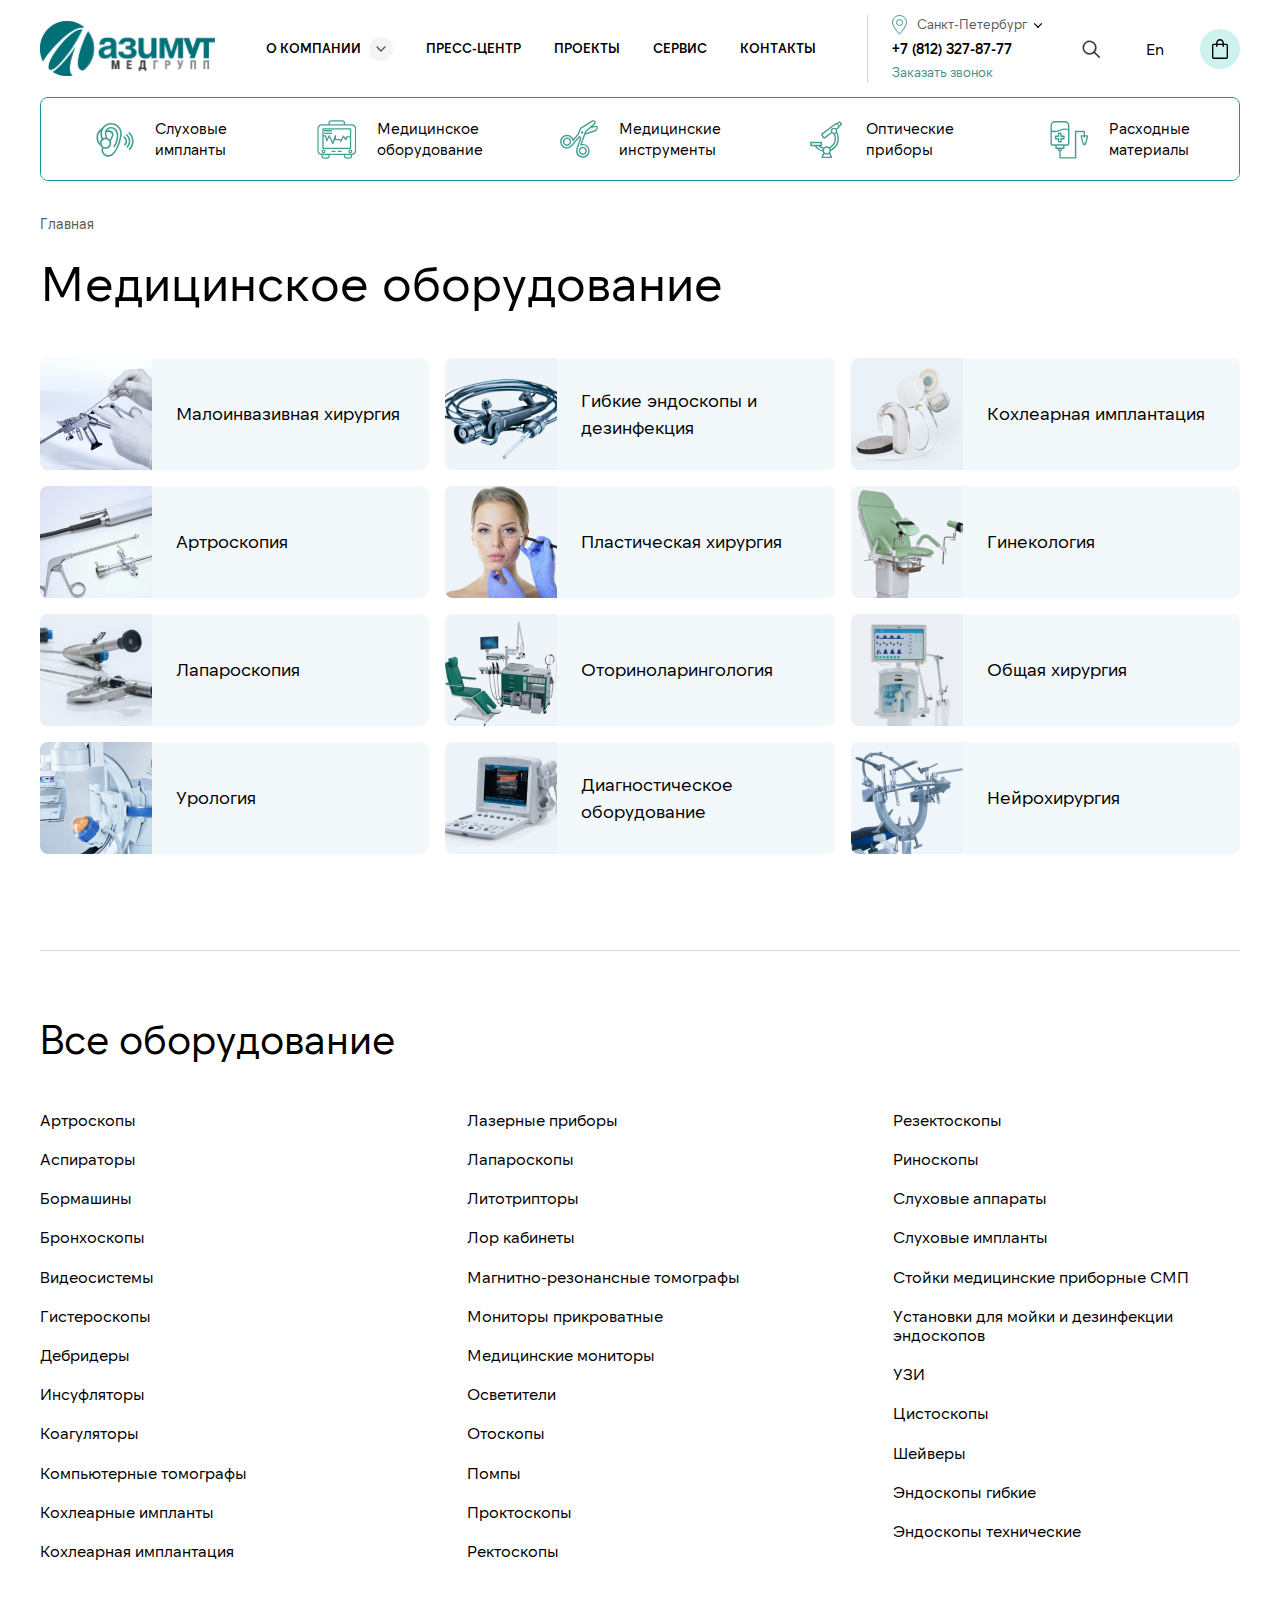
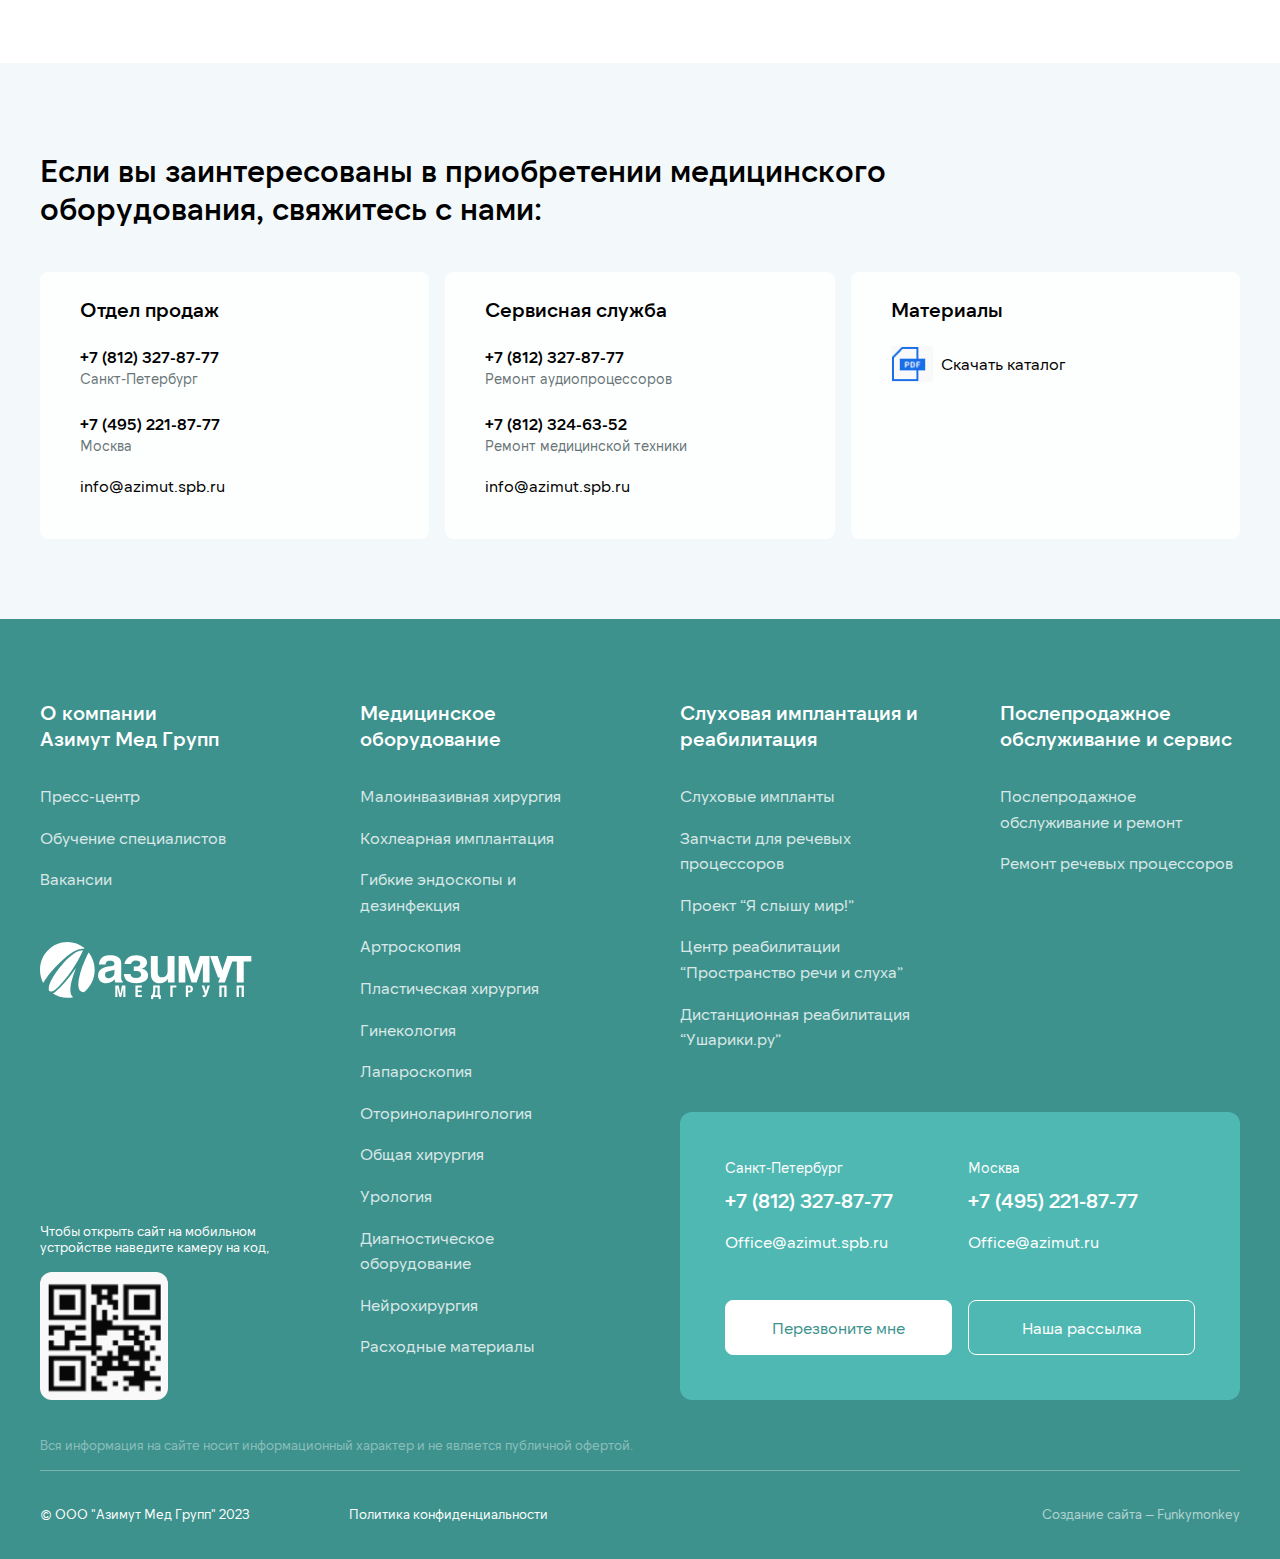
<file: activities.html>
<!DOCTYPE html>
<html lang="ru">
	<head>
	   <meta charset="UTF-8">
	   <meta http-equiv="X-UA-Compatible" content="IE=edge">
	   <meta name="viewport" content="width=device-width, initial-scale=1.0">
	   <meta name="format-detection" content="telephone=no">
	   <title>Azimut Med</title>
	   <link rel="stylesheet" href="https://cdn.jsdelivr.net/npm/swiper@11/swiper-bundle.min.css">
	   <link rel="stylesheet" href="css/style.css"> 
	</head>
	<body>
		<div class="wrapper">
			<header class="header">
				<div class="header__container">
					<div class="header__left">
						<a href="#" class="header__logo">
							<img src="img/logo.png" alt="">
						</a>
						<div data-da=".header__actions, 790, last" class="header__burger">
							<span></span>
						</div>
						<nav class="menu">
							<a href="activities.html" class="menu__catalog">
								Каталог продукции
							</a>
							<ul class="menu__list">
								<li class="menu__item hassublist">
									<a href="" class="menu__link">
										О компании
										<span>
											<svg xmlns="http://www.w3.org/2000/svg" width="10" height="6" viewBox="0 0 10 6" fill="none">
											  <path fill-rule="evenodd" clip-rule="evenodd" d="M1.63779 0.517597C1.34544 0.225254 0.871463 0.225254 0.57912 0.517597C0.286777 0.80994 0.286778 1.28392 0.579121 1.57626L3.94336 4.94051L3.94243 4.94144L5.00003 5.99903L9.41906 1.57999C9.71111 1.28795 9.71111 0.814447 9.41906 0.522401C9.12702 0.230355 8.65352 0.230354 8.36147 0.522401L5.00203 3.88184L1.63779 0.517597Z" fill="#5A5A5A"/>
											</svg>
										</span>
									</a>
									<ul>
										<li class="menu__item-main">
											<a href="#">
												<img src="img/header/arrow.svg" alt="">
												Компания
											</a>
										</li>
										<li><a href="aboutcompany.html">О нас</a></li>
										<li><a href="news.html">Новости</a></li>
										<li><a href="vacancies.html">Вакансии</a></li>
									</ul>
								</li>

								<li class="menu__item"><a href="presscenter.html" class="menu__link">Пресс-центр</a></li>
								<li class="menu__item"><a href="projects.html" class="menu__link">ПРОЕКТЫ</a></li>
								<li class="menu__item"><a href="services.html" class="menu__link">Сервис</a></li>
								<li class="menu__item"><a href="contacts.html" class="menu__link">Контакты</a></li>
							</ul>
							<a data-da=".menu, 790, 2" href="#" class="header__lang">
								En
							</a>
							<div class="header__column">
								<div class="header__column-wrap">
									<div class="header__city">
										<span>
											<img src="img/header/loc.svg" alt="">
											<b>Санкт-Петербург</b>					
											<img src="img/header/locarrow.svg" alt="">				
										</span>
										<div class="header__city-wrap">
											<div class="header__city-radio">
												<input checked type="radio" id="cityMobile1" name="cityMobile">
												<label for="cityMobile1">
													Санкт-Петербург
													<span></span>
												</label>
											</div>
											<div class="header__city-radio">
												<input type="radio" id="cityMobile2" name="cityMobile">
												<label for="cityMobile2">
													Москва
													<span></span>
												</label>
											</div>

										</div>
									</div>
									<div class="header__phone">
										+7 (812) 327-87-77
									</div>		
									<a href="mailto:Office@azimut.spb.ru" class="header__email">
										Office@azimut.spb.ru
									</a>						
								</div>
								<a href="#" class="header__call" data-topopup="#consultation">
									Заказать звонок
								</a>
							</div>
						</nav>
					</div>
					<div class="header__actions">
						<div class="header__column">
							<div class="header__column-wrap">
								<div class="header__city">
									<span>
										<img src="img/header/loc.svg" alt="">
										<b>Санкт-Петербург</b>					
										<img src="img/header/locarrow.svg" alt="">				
									</span>
									<div class="header__city-wrap">
										<div class="header__city-radio">
											<input checked type="radio" id="city1" name="city">
											<label for="city1">
												Санкт-Петербург
												<span></span>
											</label>
										</div>
										<div class="header__city-radio">
											<input type="radio" id="city2" name="city">
											<label for="city2">
												Москва
												<span></span>
											</label>
										</div>

									</div>
								</div>
								<div class="header__phone">
									+7 (812) 327-87-77
								</div>		
								<a href="mailto:Office@azimut.spb.ru" class="header__email">
									Office@azimut.spb.ru
								</a>						
							</div>
							<a href="#" class="header__call" data-topopup="#consultation">
								Заказать звонок
							</a>
						</div>
						<div  class="header__right">
							<a href="#" class="header__search">
								<img src="img/header/search.svg" alt="">
								<img src="img/header/close.svg" alt="">
							</a>
							<a href="#" class="header__lang">
								En
							</a>
							<a href="cart.html" class="header__cart">
								<img src="img/header/cart.svg" alt="">
							</a>
						</div>
					</div>
				</div>
				<div class="header-bottom">
					<div class="header-bottom__container">
						<div class="header-bottom__content">
							<div  class="header-bottom__card">
								<span>
									<img src="img/header/1.svg" alt="">
									Слуховые <br>импланты									
								</span>
								<div class="header-bottom__droplist">
									<div class="header-bottom__list">
										<ul>
											<li data-to="Малоинвазивная хирургия">
												<span>
													Малоинвазивная хирургия
													<svg xmlns="http://www.w3.org/2000/svg" width="13" height="13" viewBox="0 0 13 13" fill="none">
													<path d="M4.24268 9.89354L8.48468 5.65154L9.33321 6.50006L5.0912 10.7421L4.24268 9.89354Z" fill="#A1B0B3"/>
													<path d="M8.4846 7.34867L4.24283 3.10663L5.09135 2.2581L9.33321 6.50006L8.4846 7.34867Z" fill="#A1B0B3"/>
													</svg>
												</span>
											</li>
											<li data-to="Кохлеарная имплантация">
												<span>
													Кохлеарная имплантация
													<svg xmlns="http://www.w3.org/2000/svg" width="13" height="13" viewBox="0 0 13 13" fill="none">
													<path d="M4.24268 9.89354L8.48468 5.65154L9.33321 6.50006L5.0912 10.7421L4.24268 9.89354Z" fill="#A1B0B3"/>
													<path d="M8.4846 7.34867L4.24283 3.10663L5.09135 2.2581L9.33321 6.50006L8.4846 7.34867Z" fill="#A1B0B3"/>
													</svg>
												</span>
											</li>
											<li data-to="Гибкие эндоскопы и дезинфекция">
												<span>
													Гибкие эндоскопы и дезинфекция
													<svg xmlns="http://www.w3.org/2000/svg" width="13" height="13" viewBox="0 0 13 13" fill="none">
													<path d="M4.24268 9.89354L8.48468 5.65154L9.33321 6.50006L5.0912 10.7421L4.24268 9.89354Z" fill="#A1B0B3"/>
													<path d="M8.4846 7.34867L4.24283 3.10663L5.09135 2.2581L9.33321 6.50006L8.4846 7.34867Z" fill="#A1B0B3"/>
													</svg>
												</span>
											</li>
											<li data-to="Артроскопия">
												<span>
													Артроскопия
													<svg xmlns="http://www.w3.org/2000/svg" width="13" height="13" viewBox="0 0 13 13" fill="none">
													<path d="M4.24268 9.89354L8.48468 5.65154L9.33321 6.50006L5.0912 10.7421L4.24268 9.89354Z" fill="#A1B0B3"/>
													<path d="M8.4846 7.34867L4.24283 3.10663L5.09135 2.2581L9.33321 6.50006L8.4846 7.34867Z" fill="#A1B0B3"/>
													</svg>
												</span>
											</li>
											<li data-to="Пластическая хирургия">
												<span>
													Пластическая хирургия
													<svg xmlns="http://www.w3.org/2000/svg" width="13" height="13" viewBox="0 0 13 13" fill="none">
													<path d="M4.24268 9.89354L8.48468 5.65154L9.33321 6.50006L5.0912 10.7421L4.24268 9.89354Z" fill="#A1B0B3"/>
													<path d="M8.4846 7.34867L4.24283 3.10663L5.09135 2.2581L9.33321 6.50006L8.4846 7.34867Z" fill="#A1B0B3"/>
													</svg>
												</span>
											</li>
											<li data-to="Гинекология">
												<span>
													Гинекология
													<svg xmlns="http://www.w3.org/2000/svg" width="13" height="13" viewBox="0 0 13 13" fill="none">
													<path d="M4.24268 9.89354L8.48468 5.65154L9.33321 6.50006L5.0912 10.7421L4.24268 9.89354Z" fill="#A1B0B3"/>
													<path d="M8.4846 7.34867L4.24283 3.10663L5.09135 2.2581L9.33321 6.50006L8.4846 7.34867Z" fill="#A1B0B3"/>
													</svg>
												</span>
											</li>
											<li data-to="Лапароскопия">
												<span>
													Лапароскопия
													<svg xmlns="http://www.w3.org/2000/svg" width="13" height="13" viewBox="0 0 13 13" fill="none">
													<path d="M4.24268 9.89354L8.48468 5.65154L9.33321 6.50006L5.0912 10.7421L4.24268 9.89354Z" fill="#A1B0B3"/>
													<path d="M8.4846 7.34867L4.24283 3.10663L5.09135 2.2581L9.33321 6.50006L8.4846 7.34867Z" fill="#A1B0B3"/>
													</svg>
												</span>
											</li>
											<li data-to="Оториноларингология">
												<span>
													Оториноларингология
													<svg xmlns="http://www.w3.org/2000/svg" width="13" height="13" viewBox="0 0 13 13" fill="none">
													<path d="M4.24268 9.89354L8.48468 5.65154L9.33321 6.50006L5.0912 10.7421L4.24268 9.89354Z" fill="#A1B0B3"/>
													<path d="M8.4846 7.34867L4.24283 3.10663L5.09135 2.2581L9.33321 6.50006L8.4846 7.34867Z" fill="#A1B0B3"/>
													</svg>
												</span>
											</li>
											<li data-to="Общая хирургия">
												<span>
													Общая хирургия
													<svg xmlns="http://www.w3.org/2000/svg" width="13" height="13" viewBox="0 0 13 13" fill="none">
													<path d="M4.24268 9.89354L8.48468 5.65154L9.33321 6.50006L5.0912 10.7421L4.24268 9.89354Z" fill="#A1B0B3"/>
													<path d="M8.4846 7.34867L4.24283 3.10663L5.09135 2.2581L9.33321 6.50006L8.4846 7.34867Z" fill="#A1B0B3"/>
													</svg>
												</span>
											</li>
											<li data-to="Урология">
												<span>
													Урология
													<svg xmlns="http://www.w3.org/2000/svg" width="13" height="13" viewBox="0 0 13 13" fill="none">
													<path d="M4.24268 9.89354L8.48468 5.65154L9.33321 6.50006L5.0912 10.7421L4.24268 9.89354Z" fill="#A1B0B3"/>
													<path d="M8.4846 7.34867L4.24283 3.10663L5.09135 2.2581L9.33321 6.50006L8.4846 7.34867Z" fill="#A1B0B3"/>
													</svg>
												</span>
											</li>
											<li data-to="Диагностическое оборудование">
												<span>
													Диагностическое оборудование
													<svg xmlns="http://www.w3.org/2000/svg" width="13" height="13" viewBox="0 0 13 13" fill="none">
													<path d="M4.24268 9.89354L8.48468 5.65154L9.33321 6.50006L5.0912 10.7421L4.24268 9.89354Z" fill="#A1B0B3"/>
													<path d="M8.4846 7.34867L4.24283 3.10663L5.09135 2.2581L9.33321 6.50006L8.4846 7.34867Z" fill="#A1B0B3"/>
													</svg>
												</span>
											</li>
											<li data-to="Нейрохирургия">
												<span>
													Нейрохирургия
													<svg xmlns="http://www.w3.org/2000/svg" width="13" height="13" viewBox="0 0 13 13" fill="none">
													<path d="M4.24268 9.89354L8.48468 5.65154L9.33321 6.50006L5.0912 10.7421L4.24268 9.89354Z" fill="#A1B0B3"/>
													<path d="M8.4846 7.34867L4.24283 3.10663L5.09135 2.2581L9.33321 6.50006L8.4846 7.34867Z" fill="#A1B0B3"/>
													</svg>
												</span>
											</li>
										</ul>										
									</div>
									<div class="header-bottom__list">
										<ul data-this="Малоинвазивная хирургия">
											<b>Малоинвазивная хирургия</b>
											<li data-to="Приборы и оборудование">
												<span>
													Приборы и оборудование
													<svg xmlns="http://www.w3.org/2000/svg" width="13" height="13" viewBox="0 0 13 13" fill="none">
													<path d="M4.24268 9.89354L8.48468 5.65154L9.33321 6.50006L5.0912 10.7421L4.24268 9.89354Z" fill="#A1B0B3"/>
													<path d="M8.4846 7.34867L4.24283 3.10663L5.09135 2.2581L9.33321 6.50006L8.4846 7.34867Z" fill="#A1B0B3"/>
													</svg>														
												</span>
											</li>
											<li data-to="Оптические приборы">
												<span>
													Оптические приборы
													<svg xmlns="http://www.w3.org/2000/svg" width="13" height="13" viewBox="0 0 13 13" fill="none">
													<path d="M4.24268 9.89354L8.48468 5.65154L9.33321 6.50006L5.0912 10.7421L4.24268 9.89354Z" fill="#A1B0B3"/>
													<path d="M8.4846 7.34867L4.24283 3.10663L5.09135 2.2581L9.33321 6.50006L8.4846 7.34867Z" fill="#A1B0B3"/>
													</svg>														
												</span>
											</li>											
											<li data-to="Инструменты">
												<span>
													Инструменты
													<svg xmlns="http://www.w3.org/2000/svg" width="13" height="13" viewBox="0 0 13 13" fill="none">
													<path d="M4.24268 9.89354L8.48468 5.65154L9.33321 6.50006L5.0912 10.7421L4.24268 9.89354Z" fill="#A1B0B3"/>
													<path d="M8.4846 7.34867L4.24283 3.10663L5.09135 2.2581L9.33321 6.50006L8.4846 7.34867Z" fill="#A1B0B3"/>
													</svg>														
												</span>
											</li>		
											<li data-to="Расходные материалы">
												<span>
													Расходные материалы
													<svg xmlns="http://www.w3.org/2000/svg" width="13" height="13" viewBox="0 0 13 13" fill="none">
													<path d="M4.24268 9.89354L8.48468 5.65154L9.33321 6.50006L5.0912 10.7421L4.24268 9.89354Z" fill="#A1B0B3"/>
													<path d="M8.4846 7.34867L4.24283 3.10663L5.09135 2.2581L9.33321 6.50006L8.4846 7.34867Z" fill="#A1B0B3"/>
													</svg>														
												</span>
											</li>		
											<li data-to="Наборы инструментов и оборудования">
												<span>
													Наборы инструментов и оборудования
													<svg xmlns="http://www.w3.org/2000/svg" width="13" height="13" viewBox="0 0 13 13" fill="none">
													<path d="M4.24268 9.89354L8.48468 5.65154L9.33321 6.50006L5.0912 10.7421L4.24268 9.89354Z" fill="#A1B0B3"/>
													<path d="M8.4846 7.34867L4.24283 3.10663L5.09135 2.2581L9.33321 6.50006L8.4846 7.34867Z" fill="#A1B0B3"/>
													</svg>														
												</span>
											</li>		
										</ul>		
										<ul data-this="Кохлеарная имплантация">
											<b>Кохлеарная имплантация</b>
											<li data-to="Приборы и оборудование">
												<span>
													Приборы и оборудование
													<svg xmlns="http://www.w3.org/2000/svg" width="13" height="13" viewBox="0 0 13 13" fill="none">
													<path d="M4.24268 9.89354L8.48468 5.65154L9.33321 6.50006L5.0912 10.7421L4.24268 9.89354Z" fill="#A1B0B3"/>
													<path d="M8.4846 7.34867L4.24283 3.10663L5.09135 2.2581L9.33321 6.50006L8.4846 7.34867Z" fill="#A1B0B3"/>
													</svg>														
												</span>
											</li>
											<li data-to="Оптические приборы">
												<span>
													Оптические приборы
													<svg xmlns="http://www.w3.org/2000/svg" width="13" height="13" viewBox="0 0 13 13" fill="none">
													<path d="M4.24268 9.89354L8.48468 5.65154L9.33321 6.50006L5.0912 10.7421L4.24268 9.89354Z" fill="#A1B0B3"/>
													<path d="M8.4846 7.34867L4.24283 3.10663L5.09135 2.2581L9.33321 6.50006L8.4846 7.34867Z" fill="#A1B0B3"/>
													</svg>														
												</span>
											</li>											
											<li data-to="Инструменты">
												<span>
													Инструменты
													<svg xmlns="http://www.w3.org/2000/svg" width="13" height="13" viewBox="0 0 13 13" fill="none">
													<path d="M4.24268 9.89354L8.48468 5.65154L9.33321 6.50006L5.0912 10.7421L4.24268 9.89354Z" fill="#A1B0B3"/>
													<path d="M8.4846 7.34867L4.24283 3.10663L5.09135 2.2581L9.33321 6.50006L8.4846 7.34867Z" fill="#A1B0B3"/>
													</svg>														
												</span>
											</li>		
											<li data-to="Расходные материалы">
												<span>
													Расходные материалы
													<svg xmlns="http://www.w3.org/2000/svg" width="13" height="13" viewBox="0 0 13 13" fill="none">
													<path d="M4.24268 9.89354L8.48468 5.65154L9.33321 6.50006L5.0912 10.7421L4.24268 9.89354Z" fill="#A1B0B3"/>
													<path d="M8.4846 7.34867L4.24283 3.10663L5.09135 2.2581L9.33321 6.50006L8.4846 7.34867Z" fill="#A1B0B3"/>
													</svg>														
												</span>
											</li>		
											<li data-to="Наборы инструментов и оборудования">
												<span>
													Наборы инструментов и оборудования
													<svg xmlns="http://www.w3.org/2000/svg" width="13" height="13" viewBox="0 0 13 13" fill="none">
													<path d="M4.24268 9.89354L8.48468 5.65154L9.33321 6.50006L5.0912 10.7421L4.24268 9.89354Z" fill="#A1B0B3"/>
													<path d="M8.4846 7.34867L4.24283 3.10663L5.09135 2.2581L9.33321 6.50006L8.4846 7.34867Z" fill="#A1B0B3"/>
													</svg>														
												</span>
											</li>		
										</ul>			
										<ul data-this="Гибкие эндоскопы и дезинфекция">
											<b>Гибкие эндоскопы и дезинфекция</b>
											<li data-to="Приборы и оборудование">
												<span>
													Приборы и оборудование
													<svg xmlns="http://www.w3.org/2000/svg" width="13" height="13" viewBox="0 0 13 13" fill="none">
													<path d="M4.24268 9.89354L8.48468 5.65154L9.33321 6.50006L5.0912 10.7421L4.24268 9.89354Z" fill="#A1B0B3"/>
													<path d="M8.4846 7.34867L4.24283 3.10663L5.09135 2.2581L9.33321 6.50006L8.4846 7.34867Z" fill="#A1B0B3"/>
													</svg>														
												</span>
											</li>
											<li data-to="Оптические приборы">
												<span>
													Оптические приборы
													<svg xmlns="http://www.w3.org/2000/svg" width="13" height="13" viewBox="0 0 13 13" fill="none">
													<path d="M4.24268 9.89354L8.48468 5.65154L9.33321 6.50006L5.0912 10.7421L4.24268 9.89354Z" fill="#A1B0B3"/>
													<path d="M8.4846 7.34867L4.24283 3.10663L5.09135 2.2581L9.33321 6.50006L8.4846 7.34867Z" fill="#A1B0B3"/>
													</svg>														
												</span>
											</li>											
											<li data-to="Инструменты">
												<span>
													Инструменты
													<svg xmlns="http://www.w3.org/2000/svg" width="13" height="13" viewBox="0 0 13 13" fill="none">
													<path d="M4.24268 9.89354L8.48468 5.65154L9.33321 6.50006L5.0912 10.7421L4.24268 9.89354Z" fill="#A1B0B3"/>
													<path d="M8.4846 7.34867L4.24283 3.10663L5.09135 2.2581L9.33321 6.50006L8.4846 7.34867Z" fill="#A1B0B3"/>
													</svg>														
												</span>
											</li>		
											<li data-to="Расходные материалы">
												<span>
													Расходные материалы
													<svg xmlns="http://www.w3.org/2000/svg" width="13" height="13" viewBox="0 0 13 13" fill="none">
													<path d="M4.24268 9.89354L8.48468 5.65154L9.33321 6.50006L5.0912 10.7421L4.24268 9.89354Z" fill="#A1B0B3"/>
													<path d="M8.4846 7.34867L4.24283 3.10663L5.09135 2.2581L9.33321 6.50006L8.4846 7.34867Z" fill="#A1B0B3"/>
													</svg>														
												</span>
											</li>		
											<li data-to="Наборы инструментов и оборудования">
												<span>
													Наборы инструментов и оборудования
													<svg xmlns="http://www.w3.org/2000/svg" width="13" height="13" viewBox="0 0 13 13" fill="none">
													<path d="M4.24268 9.89354L8.48468 5.65154L9.33321 6.50006L5.0912 10.7421L4.24268 9.89354Z" fill="#A1B0B3"/>
													<path d="M8.4846 7.34867L4.24283 3.10663L5.09135 2.2581L9.33321 6.50006L8.4846 7.34867Z" fill="#A1B0B3"/>
													</svg>														
												</span>
											</li>		
										</ul>												
										<ul data-this="Артроскопия">
											<b>Артроскопия</b>
											<li data-to="Приборы и оборудование">
												<span>
													Приборы и оборудование
													<svg xmlns="http://www.w3.org/2000/svg" width="13" height="13" viewBox="0 0 13 13" fill="none">
													<path d="M4.24268 9.89354L8.48468 5.65154L9.33321 6.50006L5.0912 10.7421L4.24268 9.89354Z" fill="#A1B0B3"/>
													<path d="M8.4846 7.34867L4.24283 3.10663L5.09135 2.2581L9.33321 6.50006L8.4846 7.34867Z" fill="#A1B0B3"/>
													</svg>														
												</span>
											</li>
											<li data-to="Оптические приборы">
												<span>
													Оптические приборы
													<svg xmlns="http://www.w3.org/2000/svg" width="13" height="13" viewBox="0 0 13 13" fill="none">
													<path d="M4.24268 9.89354L8.48468 5.65154L9.33321 6.50006L5.0912 10.7421L4.24268 9.89354Z" fill="#A1B0B3"/>
													<path d="M8.4846 7.34867L4.24283 3.10663L5.09135 2.2581L9.33321 6.50006L8.4846 7.34867Z" fill="#A1B0B3"/>
													</svg>														
												</span>
											</li>											
											<li data-to="Инструменты">
												<span>
													Инструменты
													<svg xmlns="http://www.w3.org/2000/svg" width="13" height="13" viewBox="0 0 13 13" fill="none">
													<path d="M4.24268 9.89354L8.48468 5.65154L9.33321 6.50006L5.0912 10.7421L4.24268 9.89354Z" fill="#A1B0B3"/>
													<path d="M8.4846 7.34867L4.24283 3.10663L5.09135 2.2581L9.33321 6.50006L8.4846 7.34867Z" fill="#A1B0B3"/>
													</svg>														
												</span>
											</li>		
											<li data-to="Расходные материалы">
												<span>
													Расходные материалы
													<svg xmlns="http://www.w3.org/2000/svg" width="13" height="13" viewBox="0 0 13 13" fill="none">
													<path d="M4.24268 9.89354L8.48468 5.65154L9.33321 6.50006L5.0912 10.7421L4.24268 9.89354Z" fill="#A1B0B3"/>
													<path d="M8.4846 7.34867L4.24283 3.10663L5.09135 2.2581L9.33321 6.50006L8.4846 7.34867Z" fill="#A1B0B3"/>
													</svg>														
												</span>
											</li>		
											<li data-to="Наборы инструментов и оборудования">
												<span>
													Наборы инструментов и оборудования
													<svg xmlns="http://www.w3.org/2000/svg" width="13" height="13" viewBox="0 0 13 13" fill="none">
													<path d="M4.24268 9.89354L8.48468 5.65154L9.33321 6.50006L5.0912 10.7421L4.24268 9.89354Z" fill="#A1B0B3"/>
													<path d="M8.4846 7.34867L4.24283 3.10663L5.09135 2.2581L9.33321 6.50006L8.4846 7.34867Z" fill="#A1B0B3"/>
													</svg>														
												</span>
											</li>		
										</ul>		
										<ul data-this="Пластическая хирургия">
											<b>Пластическая хирургия</b>
											<li data-to="Приборы и оборудование">
												<span>
													Приборы и оборудование
													<svg xmlns="http://www.w3.org/2000/svg" width="13" height="13" viewBox="0 0 13 13" fill="none">
													<path d="M4.24268 9.89354L8.48468 5.65154L9.33321 6.50006L5.0912 10.7421L4.24268 9.89354Z" fill="#A1B0B3"/>
													<path d="M8.4846 7.34867L4.24283 3.10663L5.09135 2.2581L9.33321 6.50006L8.4846 7.34867Z" fill="#A1B0B3"/>
													</svg>														
												</span>
											</li>
											<li data-to="Оптические приборы">
												<span>
													Оптические приборы
													<svg xmlns="http://www.w3.org/2000/svg" width="13" height="13" viewBox="0 0 13 13" fill="none">
													<path d="M4.24268 9.89354L8.48468 5.65154L9.33321 6.50006L5.0912 10.7421L4.24268 9.89354Z" fill="#A1B0B3"/>
													<path d="M8.4846 7.34867L4.24283 3.10663L5.09135 2.2581L9.33321 6.50006L8.4846 7.34867Z" fill="#A1B0B3"/>
													</svg>														
												</span>
											</li>											
											<li data-to="Инструменты">
												<span>
													Инструменты
													<svg xmlns="http://www.w3.org/2000/svg" width="13" height="13" viewBox="0 0 13 13" fill="none">
													<path d="M4.24268 9.89354L8.48468 5.65154L9.33321 6.50006L5.0912 10.7421L4.24268 9.89354Z" fill="#A1B0B3"/>
													<path d="M8.4846 7.34867L4.24283 3.10663L5.09135 2.2581L9.33321 6.50006L8.4846 7.34867Z" fill="#A1B0B3"/>
													</svg>														
												</span>
											</li>		
											<li data-to="Расходные материалы">
												<span>
													Расходные материалы
													<svg xmlns="http://www.w3.org/2000/svg" width="13" height="13" viewBox="0 0 13 13" fill="none">
													<path d="M4.24268 9.89354L8.48468 5.65154L9.33321 6.50006L5.0912 10.7421L4.24268 9.89354Z" fill="#A1B0B3"/>
													<path d="M8.4846 7.34867L4.24283 3.10663L5.09135 2.2581L9.33321 6.50006L8.4846 7.34867Z" fill="#A1B0B3"/>
													</svg>														
												</span>
											</li>		
											<li data-to="Наборы инструментов и оборудования">
												<span>
													Наборы инструментов и оборудования
													<svg xmlns="http://www.w3.org/2000/svg" width="13" height="13" viewBox="0 0 13 13" fill="none">
													<path d="M4.24268 9.89354L8.48468 5.65154L9.33321 6.50006L5.0912 10.7421L4.24268 9.89354Z" fill="#A1B0B3"/>
													<path d="M8.4846 7.34867L4.24283 3.10663L5.09135 2.2581L9.33321 6.50006L8.4846 7.34867Z" fill="#A1B0B3"/>
													</svg>														
												</span>
											</li>		
										</ul>												
										<ul data-this="Гинекология">
											<b>Гинекология</b>
											<li data-to="Приборы и оборудование">
												<span>
													Приборы и оборудование
													<svg xmlns="http://www.w3.org/2000/svg" width="13" height="13" viewBox="0 0 13 13" fill="none">
													<path d="M4.24268 9.89354L8.48468 5.65154L9.33321 6.50006L5.0912 10.7421L4.24268 9.89354Z" fill="#A1B0B3"/>
													<path d="M8.4846 7.34867L4.24283 3.10663L5.09135 2.2581L9.33321 6.50006L8.4846 7.34867Z" fill="#A1B0B3"/>
													</svg>														
												</span>
											</li>
											<li data-to="Оптические приборы">
												<span>
													Оптические приборы
													<svg xmlns="http://www.w3.org/2000/svg" width="13" height="13" viewBox="0 0 13 13" fill="none">
													<path d="M4.24268 9.89354L8.48468 5.65154L9.33321 6.50006L5.0912 10.7421L4.24268 9.89354Z" fill="#A1B0B3"/>
													<path d="M8.4846 7.34867L4.24283 3.10663L5.09135 2.2581L9.33321 6.50006L8.4846 7.34867Z" fill="#A1B0B3"/>
													</svg>														
												</span>
											</li>											
											<li data-to="Инструменты">
												<span>
													Инструменты
													<svg xmlns="http://www.w3.org/2000/svg" width="13" height="13" viewBox="0 0 13 13" fill="none">
													<path d="M4.24268 9.89354L8.48468 5.65154L9.33321 6.50006L5.0912 10.7421L4.24268 9.89354Z" fill="#A1B0B3"/>
													<path d="M8.4846 7.34867L4.24283 3.10663L5.09135 2.2581L9.33321 6.50006L8.4846 7.34867Z" fill="#A1B0B3"/>
													</svg>														
												</span>
											</li>		
											<li data-to="Расходные материалы">
												<span>
													Расходные материалы
													<svg xmlns="http://www.w3.org/2000/svg" width="13" height="13" viewBox="0 0 13 13" fill="none">
													<path d="M4.24268 9.89354L8.48468 5.65154L9.33321 6.50006L5.0912 10.7421L4.24268 9.89354Z" fill="#A1B0B3"/>
													<path d="M8.4846 7.34867L4.24283 3.10663L5.09135 2.2581L9.33321 6.50006L8.4846 7.34867Z" fill="#A1B0B3"/>
													</svg>														
												</span>
											</li>		
											<li data-to="Наборы инструментов и оборудования">
												<span>
													Наборы инструментов и оборудования
													<svg xmlns="http://www.w3.org/2000/svg" width="13" height="13" viewBox="0 0 13 13" fill="none">
													<path d="M4.24268 9.89354L8.48468 5.65154L9.33321 6.50006L5.0912 10.7421L4.24268 9.89354Z" fill="#A1B0B3"/>
													<path d="M8.4846 7.34867L4.24283 3.10663L5.09135 2.2581L9.33321 6.50006L8.4846 7.34867Z" fill="#A1B0B3"/>
													</svg>														
												</span>
											</li>		
										</ul>																				
										<ul data-this="Лапароскопия">
											<b>Лапароскопия</b>
											<li data-to="Приборы и оборудование">
												<span>
													Приборы и оборудование
													<svg xmlns="http://www.w3.org/2000/svg" width="13" height="13" viewBox="0 0 13 13" fill="none">
													<path d="M4.24268 9.89354L8.48468 5.65154L9.33321 6.50006L5.0912 10.7421L4.24268 9.89354Z" fill="#A1B0B3"/>
													<path d="M8.4846 7.34867L4.24283 3.10663L5.09135 2.2581L9.33321 6.50006L8.4846 7.34867Z" fill="#A1B0B3"/>
													</svg>														
												</span>
											</li>
											<li data-to="Оптические приборы">
												<span>
													Оптические приборы
													<svg xmlns="http://www.w3.org/2000/svg" width="13" height="13" viewBox="0 0 13 13" fill="none">
													<path d="M4.24268 9.89354L8.48468 5.65154L9.33321 6.50006L5.0912 10.7421L4.24268 9.89354Z" fill="#A1B0B3"/>
													<path d="M8.4846 7.34867L4.24283 3.10663L5.09135 2.2581L9.33321 6.50006L8.4846 7.34867Z" fill="#A1B0B3"/>
													</svg>														
												</span>
											</li>											
											<li data-to="Инструменты">
												<span>
													Инструменты
													<svg xmlns="http://www.w3.org/2000/svg" width="13" height="13" viewBox="0 0 13 13" fill="none">
													<path d="M4.24268 9.89354L8.48468 5.65154L9.33321 6.50006L5.0912 10.7421L4.24268 9.89354Z" fill="#A1B0B3"/>
													<path d="M8.4846 7.34867L4.24283 3.10663L5.09135 2.2581L9.33321 6.50006L8.4846 7.34867Z" fill="#A1B0B3"/>
													</svg>														
												</span>
											</li>		
											<li data-to="Расходные материалы">
												<span>
													Расходные материалы
													<svg xmlns="http://www.w3.org/2000/svg" width="13" height="13" viewBox="0 0 13 13" fill="none">
													<path d="M4.24268 9.89354L8.48468 5.65154L9.33321 6.50006L5.0912 10.7421L4.24268 9.89354Z" fill="#A1B0B3"/>
													<path d="M8.4846 7.34867L4.24283 3.10663L5.09135 2.2581L9.33321 6.50006L8.4846 7.34867Z" fill="#A1B0B3"/>
													</svg>														
												</span>
											</li>		
											<li data-to="Наборы инструментов и оборудования">
												<span>
													Наборы инструментов и оборудования
													<svg xmlns="http://www.w3.org/2000/svg" width="13" height="13" viewBox="0 0 13 13" fill="none">
													<path d="M4.24268 9.89354L8.48468 5.65154L9.33321 6.50006L5.0912 10.7421L4.24268 9.89354Z" fill="#A1B0B3"/>
													<path d="M8.4846 7.34867L4.24283 3.10663L5.09135 2.2581L9.33321 6.50006L8.4846 7.34867Z" fill="#A1B0B3"/>
													</svg>														
												</span>
											</li>		
										</ul>		
										<ul data-this="Оториноларингология">
											<b>Оториноларингология</b>
											<li data-to="Приборы и оборудование">
												<span>
													Приборы и оборудование
													<svg xmlns="http://www.w3.org/2000/svg" width="13" height="13" viewBox="0 0 13 13" fill="none">
													<path d="M4.24268 9.89354L8.48468 5.65154L9.33321 6.50006L5.0912 10.7421L4.24268 9.89354Z" fill="#A1B0B3"/>
													<path d="M8.4846 7.34867L4.24283 3.10663L5.09135 2.2581L9.33321 6.50006L8.4846 7.34867Z" fill="#A1B0B3"/>
													</svg>														
												</span>
											</li>
											<li data-to="Оптические приборы">
												<span>
													Оптические приборы
													<svg xmlns="http://www.w3.org/2000/svg" width="13" height="13" viewBox="0 0 13 13" fill="none">
													<path d="M4.24268 9.89354L8.48468 5.65154L9.33321 6.50006L5.0912 10.7421L4.24268 9.89354Z" fill="#A1B0B3"/>
													<path d="M8.4846 7.34867L4.24283 3.10663L5.09135 2.2581L9.33321 6.50006L8.4846 7.34867Z" fill="#A1B0B3"/>
													</svg>														
												</span>
											</li>											
											<li data-to="Инструменты">
												<span>
													Инструменты
													<svg xmlns="http://www.w3.org/2000/svg" width="13" height="13" viewBox="0 0 13 13" fill="none">
													<path d="M4.24268 9.89354L8.48468 5.65154L9.33321 6.50006L5.0912 10.7421L4.24268 9.89354Z" fill="#A1B0B3"/>
													<path d="M8.4846 7.34867L4.24283 3.10663L5.09135 2.2581L9.33321 6.50006L8.4846 7.34867Z" fill="#A1B0B3"/>
													</svg>														
												</span>
											</li>		
											<li data-to="Расходные материалы">
												<span>
													Расходные материалы
													<svg xmlns="http://www.w3.org/2000/svg" width="13" height="13" viewBox="0 0 13 13" fill="none">
													<path d="M4.24268 9.89354L8.48468 5.65154L9.33321 6.50006L5.0912 10.7421L4.24268 9.89354Z" fill="#A1B0B3"/>
													<path d="M8.4846 7.34867L4.24283 3.10663L5.09135 2.2581L9.33321 6.50006L8.4846 7.34867Z" fill="#A1B0B3"/>
													</svg>														
												</span>
											</li>		
											<li data-to="Наборы инструментов и оборудования">
												<span>
													Наборы инструментов и оборудования
													<svg xmlns="http://www.w3.org/2000/svg" width="13" height="13" viewBox="0 0 13 13" fill="none">
													<path d="M4.24268 9.89354L8.48468 5.65154L9.33321 6.50006L5.0912 10.7421L4.24268 9.89354Z" fill="#A1B0B3"/>
													<path d="M8.4846 7.34867L4.24283 3.10663L5.09135 2.2581L9.33321 6.50006L8.4846 7.34867Z" fill="#A1B0B3"/>
													</svg>														
												</span>
											</li>		
										</ul>																				
										<ul data-this="Общая хирургия">
											<b>Общая хирургия</b>
											<li data-to="Приборы и оборудование">
												<span>
													Приборы и оборудование
													<svg xmlns="http://www.w3.org/2000/svg" width="13" height="13" viewBox="0 0 13 13" fill="none">
													<path d="M4.24268 9.89354L8.48468 5.65154L9.33321 6.50006L5.0912 10.7421L4.24268 9.89354Z" fill="#A1B0B3"/>
													<path d="M8.4846 7.34867L4.24283 3.10663L5.09135 2.2581L9.33321 6.50006L8.4846 7.34867Z" fill="#A1B0B3"/>
													</svg>														
												</span>
											</li>
											<li data-to="Оптические приборы">
												<span>
													Оптические приборы
													<svg xmlns="http://www.w3.org/2000/svg" width="13" height="13" viewBox="0 0 13 13" fill="none">
													<path d="M4.24268 9.89354L8.48468 5.65154L9.33321 6.50006L5.0912 10.7421L4.24268 9.89354Z" fill="#A1B0B3"/>
													<path d="M8.4846 7.34867L4.24283 3.10663L5.09135 2.2581L9.33321 6.50006L8.4846 7.34867Z" fill="#A1B0B3"/>
													</svg>														
												</span>
											</li>											
											<li data-to="Инструменты">
												<span>
													Инструменты
													<svg xmlns="http://www.w3.org/2000/svg" width="13" height="13" viewBox="0 0 13 13" fill="none">
													<path d="M4.24268 9.89354L8.48468 5.65154L9.33321 6.50006L5.0912 10.7421L4.24268 9.89354Z" fill="#A1B0B3"/>
													<path d="M8.4846 7.34867L4.24283 3.10663L5.09135 2.2581L9.33321 6.50006L8.4846 7.34867Z" fill="#A1B0B3"/>
													</svg>														
												</span>
											</li>		
											<li data-to="Расходные материалы">
												<span>
													Расходные материалы
													<svg xmlns="http://www.w3.org/2000/svg" width="13" height="13" viewBox="0 0 13 13" fill="none">
													<path d="M4.24268 9.89354L8.48468 5.65154L9.33321 6.50006L5.0912 10.7421L4.24268 9.89354Z" fill="#A1B0B3"/>
													<path d="M8.4846 7.34867L4.24283 3.10663L5.09135 2.2581L9.33321 6.50006L8.4846 7.34867Z" fill="#A1B0B3"/>
													</svg>														
												</span>
											</li>		
											<li data-to="Наборы инструментов и оборудования">
												<span>
													Наборы инструментов и оборудования
													<svg xmlns="http://www.w3.org/2000/svg" width="13" height="13" viewBox="0 0 13 13" fill="none">
													<path d="M4.24268 9.89354L8.48468 5.65154L9.33321 6.50006L5.0912 10.7421L4.24268 9.89354Z" fill="#A1B0B3"/>
													<path d="M8.4846 7.34867L4.24283 3.10663L5.09135 2.2581L9.33321 6.50006L8.4846 7.34867Z" fill="#A1B0B3"/>
													</svg>														
												</span>
											</li>		
										</ul>		
										<ul data-this="Урология">
											<b>Урология</b>
											<li data-to="Приборы и оборудование">
												<span>
													Приборы и оборудование
													<svg xmlns="http://www.w3.org/2000/svg" width="13" height="13" viewBox="0 0 13 13" fill="none">
													<path d="M4.24268 9.89354L8.48468 5.65154L9.33321 6.50006L5.0912 10.7421L4.24268 9.89354Z" fill="#A1B0B3"/>
													<path d="M8.4846 7.34867L4.24283 3.10663L5.09135 2.2581L9.33321 6.50006L8.4846 7.34867Z" fill="#A1B0B3"/>
													</svg>														
												</span>
											</li>
											<li data-to="Оптические приборы">
												<span>
													Оптические приборы
													<svg xmlns="http://www.w3.org/2000/svg" width="13" height="13" viewBox="0 0 13 13" fill="none">
													<path d="M4.24268 9.89354L8.48468 5.65154L9.33321 6.50006L5.0912 10.7421L4.24268 9.89354Z" fill="#A1B0B3"/>
													<path d="M8.4846 7.34867L4.24283 3.10663L5.09135 2.2581L9.33321 6.50006L8.4846 7.34867Z" fill="#A1B0B3"/>
													</svg>														
												</span>
											</li>											
											<li data-to="Инструменты">
												<span>
													Инструменты
													<svg xmlns="http://www.w3.org/2000/svg" width="13" height="13" viewBox="0 0 13 13" fill="none">
													<path d="M4.24268 9.89354L8.48468 5.65154L9.33321 6.50006L5.0912 10.7421L4.24268 9.89354Z" fill="#A1B0B3"/>
													<path d="M8.4846 7.34867L4.24283 3.10663L5.09135 2.2581L9.33321 6.50006L8.4846 7.34867Z" fill="#A1B0B3"/>
													</svg>														
												</span>
											</li>		
											<li data-to="Расходные материалы">
												<span>
													Расходные материалы
													<svg xmlns="http://www.w3.org/2000/svg" width="13" height="13" viewBox="0 0 13 13" fill="none">
													<path d="M4.24268 9.89354L8.48468 5.65154L9.33321 6.50006L5.0912 10.7421L4.24268 9.89354Z" fill="#A1B0B3"/>
													<path d="M8.4846 7.34867L4.24283 3.10663L5.09135 2.2581L9.33321 6.50006L8.4846 7.34867Z" fill="#A1B0B3"/>
													</svg>														
												</span>
											</li>		
											<li data-to="Наборы инструментов и оборудования">
												<span>
													Наборы инструментов и оборудования
													<svg xmlns="http://www.w3.org/2000/svg" width="13" height="13" viewBox="0 0 13 13" fill="none">
													<path d="M4.24268 9.89354L8.48468 5.65154L9.33321 6.50006L5.0912 10.7421L4.24268 9.89354Z" fill="#A1B0B3"/>
													<path d="M8.4846 7.34867L4.24283 3.10663L5.09135 2.2581L9.33321 6.50006L8.4846 7.34867Z" fill="#A1B0B3"/>
													</svg>														
												</span>
											</li>		
										</ul>																				
										<ul data-this="Диагностическое оборудование">
											<b>Диагностическое оборудование</b>
											<li data-to="Приборы и оборудование">
												<span>
													Приборы и оборудование
													<svg xmlns="http://www.w3.org/2000/svg" width="13" height="13" viewBox="0 0 13 13" fill="none">
													<path d="M4.24268 9.89354L8.48468 5.65154L9.33321 6.50006L5.0912 10.7421L4.24268 9.89354Z" fill="#A1B0B3"/>
													<path d="M8.4846 7.34867L4.24283 3.10663L5.09135 2.2581L9.33321 6.50006L8.4846 7.34867Z" fill="#A1B0B3"/>
													</svg>														
												</span>
											</li>
											<li data-to="Оптические приборы">
												<span>
													Оптические приборы
													<svg xmlns="http://www.w3.org/2000/svg" width="13" height="13" viewBox="0 0 13 13" fill="none">
													<path d="M4.24268 9.89354L8.48468 5.65154L9.33321 6.50006L5.0912 10.7421L4.24268 9.89354Z" fill="#A1B0B3"/>
													<path d="M8.4846 7.34867L4.24283 3.10663L5.09135 2.2581L9.33321 6.50006L8.4846 7.34867Z" fill="#A1B0B3"/>
													</svg>														
												</span>
											</li>											
											<li data-to="Инструменты">
												<span>
													Инструменты
													<svg xmlns="http://www.w3.org/2000/svg" width="13" height="13" viewBox="0 0 13 13" fill="none">
													<path d="M4.24268 9.89354L8.48468 5.65154L9.33321 6.50006L5.0912 10.7421L4.24268 9.89354Z" fill="#A1B0B3"/>
													<path d="M8.4846 7.34867L4.24283 3.10663L5.09135 2.2581L9.33321 6.50006L8.4846 7.34867Z" fill="#A1B0B3"/>
													</svg>														
												</span>
											</li>		
											<li data-to="Расходные материалы">
												<span>
													Расходные материалы
													<svg xmlns="http://www.w3.org/2000/svg" width="13" height="13" viewBox="0 0 13 13" fill="none">
													<path d="M4.24268 9.89354L8.48468 5.65154L9.33321 6.50006L5.0912 10.7421L4.24268 9.89354Z" fill="#A1B0B3"/>
													<path d="M8.4846 7.34867L4.24283 3.10663L5.09135 2.2581L9.33321 6.50006L8.4846 7.34867Z" fill="#A1B0B3"/>
													</svg>														
												</span>
											</li>		
											<li data-to="Наборы инструментов и оборудования">
												<span>
													Наборы инструментов и оборудования
													<svg xmlns="http://www.w3.org/2000/svg" width="13" height="13" viewBox="0 0 13 13" fill="none">
													<path d="M4.24268 9.89354L8.48468 5.65154L9.33321 6.50006L5.0912 10.7421L4.24268 9.89354Z" fill="#A1B0B3"/>
													<path d="M8.4846 7.34867L4.24283 3.10663L5.09135 2.2581L9.33321 6.50006L8.4846 7.34867Z" fill="#A1B0B3"/>
													</svg>														
												</span>
											</li>		
										</ul>		
										<ul data-this="Нейрохирургия">
											<b>Нейрохирургия</b>
											<li data-to="Приборы и оборудование">
												<span>
													Приборы и оборудование
													<svg xmlns="http://www.w3.org/2000/svg" width="13" height="13" viewBox="0 0 13 13" fill="none">
													<path d="M4.24268 9.89354L8.48468 5.65154L9.33321 6.50006L5.0912 10.7421L4.24268 9.89354Z" fill="#A1B0B3"/>
													<path d="M8.4846 7.34867L4.24283 3.10663L5.09135 2.2581L9.33321 6.50006L8.4846 7.34867Z" fill="#A1B0B3"/>
													</svg>														
												</span>
											</li>
											<li data-to="Оптические приборы">
												<span>
													Оптические приборы
													<svg xmlns="http://www.w3.org/2000/svg" width="13" height="13" viewBox="0 0 13 13" fill="none">
													<path d="M4.24268 9.89354L8.48468 5.65154L9.33321 6.50006L5.0912 10.7421L4.24268 9.89354Z" fill="#A1B0B3"/>
													<path d="M8.4846 7.34867L4.24283 3.10663L5.09135 2.2581L9.33321 6.50006L8.4846 7.34867Z" fill="#A1B0B3"/>
													</svg>														
												</span>
											</li>											
											<li data-to="Инструменты">
												<span>
													Инструменты
													<svg xmlns="http://www.w3.org/2000/svg" width="13" height="13" viewBox="0 0 13 13" fill="none">
													<path d="M4.24268 9.89354L8.48468 5.65154L9.33321 6.50006L5.0912 10.7421L4.24268 9.89354Z" fill="#A1B0B3"/>
													<path d="M8.4846 7.34867L4.24283 3.10663L5.09135 2.2581L9.33321 6.50006L8.4846 7.34867Z" fill="#A1B0B3"/>
													</svg>														
												</span>
											</li>		
											<li data-to="Расходные материалы">
												<span>
													Расходные материалы
													<svg xmlns="http://www.w3.org/2000/svg" width="13" height="13" viewBox="0 0 13 13" fill="none">
													<path d="M4.24268 9.89354L8.48468 5.65154L9.33321 6.50006L5.0912 10.7421L4.24268 9.89354Z" fill="#A1B0B3"/>
													<path d="M8.4846 7.34867L4.24283 3.10663L5.09135 2.2581L9.33321 6.50006L8.4846 7.34867Z" fill="#A1B0B3"/>
													</svg>														
												</span>
											</li>		
											<li data-to="Наборы инструментов и оборудования">
												<span>
													Наборы инструментов и оборудования
													<svg xmlns="http://www.w3.org/2000/svg" width="13" height="13" viewBox="0 0 13 13" fill="none">
													<path d="M4.24268 9.89354L8.48468 5.65154L9.33321 6.50006L5.0912 10.7421L4.24268 9.89354Z" fill="#A1B0B3"/>
													<path d="M8.4846 7.34867L4.24283 3.10663L5.09135 2.2581L9.33321 6.50006L8.4846 7.34867Z" fill="#A1B0B3"/>
													</svg>														
												</span>
											</li>		
										</ul>			
										
									</div>
									<div class="header-bottom__list">
										<ul data-this="Приборы и оборудование">
											<b>Приборы и оборудование</b>
											<li>
												<a href="#">
													Видеокамеры и видеокомплексы
												</a>
											</li>
											<li>
												<a href="#">
													Осветители
												</a>
											</li>
											<li>
												<a href="#">
													Оптические адаптеры и световодные жгуты
												</a>
											</li>
											<li>
												<a href="#">
													Мониторы
												</a>
											</li>
											<li>
												<a href="#">
													Приборные стойки
												</a>
											</li>
											<li>
												<a href="#">
													Электрохирургические аппараты
												</a>
											</li>
											<li>
												<a href="#">
													Аспираторы, инсуфляторы
												</a>
											</li>
											<li>
												<a href="#">
													Оборудование для стерилизации и хранения инструментов
												</a>
											</li>
										</ul>		
										<ul data-this="Оптические приборы">
											<b>Оптические приборы</b>
											<li>
												<a href="#">
													Видеокамеры и видеокомплексы
												</a>
											</li>
											<li>
												<a href="#">
													Оптические адаптеры и световодные жгуты
												</a>
											</li>
											<li>
												<a href="#">
													Мониторы
												</a>
											</li>
											<li>
												<a href="#">
													Приборные стойки
												</a>
											</li>
											<li>
												<a href="#">
													Электрохирургические аппараты
												</a>
											</li>
											<li>
												<a href="#">
													Аспираторы, инсуфляторы
												</a>
											</li>
											<li>
												<a href="#">
													Оборудование для стерилизации и хранения инструментов
												</a>
											</li>
										</ul>
										<ul data-this="Инструменты">
											<b>Инструменты</b>
											<li>
												<a href="#">
													Видеокамеры и видеокомплексы
												</a>
											</li>
											<li>
												<a href="#">
													Осветители
												</a>
											</li>
											<li>
												<a href="#">
													Оптические адаптеры и световодные жгуты
												</a>
											</li>
											<li>
												<a href="#">
													Мониторы
												</a>
											</li>
											<li>
												<a href="#">
													Приборные стойки
												</a>
											</li>
											<li>
												<a href="#">
													Электрохирургические аппараты
												</a>
											</li>
											<li>
												<a href="#">
													Аспираторы, инсуфляторы
												</a>
											</li>
											<li>
												<a href="#">
													Оборудование для стерилизации и хранения инструментов
												</a>
											</li>
										</ul>
										<ul data-this="Расходные материалы">
											<b>Расходные материалы</b>
											<li>
												<a href="#">
													Видеокамеры и видеокомплексы
												</a>
											</li>
											<li>
												<a href="#">
													Осветители
												</a>
											</li>
											<li>
												<a href="#">
													Оптические адаптеры и световодные жгуты
												</a>
											</li>
											<li>
												<a href="#">
													Мониторы
												</a>
											</li>
											<li>
												<a href="#">
													Приборные стойки
												</a>
											</li>
											<li>
												<a href="#">
													Электрохирургические аппараты
												</a>
											</li>
											<li>
												<a href="#">
													Аспираторы, инсуфляторы
												</a>
											</li>
											<li>
												<a href="#">
													Оборудование для стерилизации и хранения инструментов
												</a>
											</li>
										</ul>	
										<ul data-this="Наборы инструментов и оборудования">
											<b>Наборы инструментов и оборудования</b>
											<li>
												<a href="#">
													Видеокамеры и видеокомплексы
												</a>
											</li>
											<li>
												<a href="#">
													Осветители
												</a>
											</li>
											<li>
												<a href="#">
													Оптические адаптеры и световодные жгуты
												</a>
											</li>
											<li>
												<a href="#">
													Мониторы
												</a>
											</li>
											<li>
												<a href="#">
													Приборные стойки
												</a>
											</li>
											<li>
												<a href="#">
													Электрохирургические аппараты
												</a>
											</li>
											<li>
												<a href="#">
													Аспираторы, инсуфляторы
												</a>
											</li>
											<li>
												<a href="#">
													Оборудование для стерилизации и хранения инструментов
												</a>
											</li>
										</ul>
									</div>
								</div>
							</div>
							<div class="header-bottom__card">
								<span>
									<img src="img/header/2.svg" alt="">
									Медицинское <br>оборудование									
								</span>
								<div class="header-bottom__droplist">
									<div class="header-bottom__list">
										<ul>
											<li data-to="Малоинвазивная хирургия">
												<span>
													Малоинвазивная хирургия
													<svg xmlns="http://www.w3.org/2000/svg" width="13" height="13" viewBox="0 0 13 13" fill="none">
													<path d="M4.24268 9.89354L8.48468 5.65154L9.33321 6.50006L5.0912 10.7421L4.24268 9.89354Z" fill="#A1B0B3"/>
													<path d="M8.4846 7.34867L4.24283 3.10663L5.09135 2.2581L9.33321 6.50006L8.4846 7.34867Z" fill="#A1B0B3"/>
													</svg>
												</span>
											</li>
											<li data-to="Кохлеарная имплантация">
												<span>
													Кохлеарная имплантация
													<svg xmlns="http://www.w3.org/2000/svg" width="13" height="13" viewBox="0 0 13 13" fill="none">
													<path d="M4.24268 9.89354L8.48468 5.65154L9.33321 6.50006L5.0912 10.7421L4.24268 9.89354Z" fill="#A1B0B3"/>
													<path d="M8.4846 7.34867L4.24283 3.10663L5.09135 2.2581L9.33321 6.50006L8.4846 7.34867Z" fill="#A1B0B3"/>
													</svg>
												</span>
											</li>
											<li data-to="Гибкие эндоскопы и дезинфекция">
												<span>
													Гибкие эндоскопы и дезинфекция
													<svg xmlns="http://www.w3.org/2000/svg" width="13" height="13" viewBox="0 0 13 13" fill="none">
													<path d="M4.24268 9.89354L8.48468 5.65154L9.33321 6.50006L5.0912 10.7421L4.24268 9.89354Z" fill="#A1B0B3"/>
													<path d="M8.4846 7.34867L4.24283 3.10663L5.09135 2.2581L9.33321 6.50006L8.4846 7.34867Z" fill="#A1B0B3"/>
													</svg>
												</span>
											</li>
											<li data-to="Артроскопия">
												<span>
													Артроскопия
													<svg xmlns="http://www.w3.org/2000/svg" width="13" height="13" viewBox="0 0 13 13" fill="none">
													<path d="M4.24268 9.89354L8.48468 5.65154L9.33321 6.50006L5.0912 10.7421L4.24268 9.89354Z" fill="#A1B0B3"/>
													<path d="M8.4846 7.34867L4.24283 3.10663L5.09135 2.2581L9.33321 6.50006L8.4846 7.34867Z" fill="#A1B0B3"/>
													</svg>
												</span>
											</li>
											<li data-to="Пластическая хирургия">
												<span>
													Пластическая хирургия
													<svg xmlns="http://www.w3.org/2000/svg" width="13" height="13" viewBox="0 0 13 13" fill="none">
													<path d="M4.24268 9.89354L8.48468 5.65154L9.33321 6.50006L5.0912 10.7421L4.24268 9.89354Z" fill="#A1B0B3"/>
													<path d="M8.4846 7.34867L4.24283 3.10663L5.09135 2.2581L9.33321 6.50006L8.4846 7.34867Z" fill="#A1B0B3"/>
													</svg>
												</span>
											</li>
											<li data-to="Гинекология">
												<span>
													Гинекология
													<svg xmlns="http://www.w3.org/2000/svg" width="13" height="13" viewBox="0 0 13 13" fill="none">
													<path d="M4.24268 9.89354L8.48468 5.65154L9.33321 6.50006L5.0912 10.7421L4.24268 9.89354Z" fill="#A1B0B3"/>
													<path d="M8.4846 7.34867L4.24283 3.10663L5.09135 2.2581L9.33321 6.50006L8.4846 7.34867Z" fill="#A1B0B3"/>
													</svg>
												</span>
											</li>
											<li data-to="Лапароскопия">
												<span>
													Лапароскопия
													<svg xmlns="http://www.w3.org/2000/svg" width="13" height="13" viewBox="0 0 13 13" fill="none">
													<path d="M4.24268 9.89354L8.48468 5.65154L9.33321 6.50006L5.0912 10.7421L4.24268 9.89354Z" fill="#A1B0B3"/>
													<path d="M8.4846 7.34867L4.24283 3.10663L5.09135 2.2581L9.33321 6.50006L8.4846 7.34867Z" fill="#A1B0B3"/>
													</svg>
												</span>
											</li>
											<li data-to="Оториноларингология">
												<span>
													Оториноларингология
													<svg xmlns="http://www.w3.org/2000/svg" width="13" height="13" viewBox="0 0 13 13" fill="none">
													<path d="M4.24268 9.89354L8.48468 5.65154L9.33321 6.50006L5.0912 10.7421L4.24268 9.89354Z" fill="#A1B0B3"/>
													<path d="M8.4846 7.34867L4.24283 3.10663L5.09135 2.2581L9.33321 6.50006L8.4846 7.34867Z" fill="#A1B0B3"/>
													</svg>
												</span>
											</li>
											<li data-to="Общая хирургия">
												<span>
													Общая хирургия
													<svg xmlns="http://www.w3.org/2000/svg" width="13" height="13" viewBox="0 0 13 13" fill="none">
													<path d="M4.24268 9.89354L8.48468 5.65154L9.33321 6.50006L5.0912 10.7421L4.24268 9.89354Z" fill="#A1B0B3"/>
													<path d="M8.4846 7.34867L4.24283 3.10663L5.09135 2.2581L9.33321 6.50006L8.4846 7.34867Z" fill="#A1B0B3"/>
													</svg>
												</span>
											</li>
											<li data-to="Урология">
												<span>
													Урология
													<svg xmlns="http://www.w3.org/2000/svg" width="13" height="13" viewBox="0 0 13 13" fill="none">
													<path d="M4.24268 9.89354L8.48468 5.65154L9.33321 6.50006L5.0912 10.7421L4.24268 9.89354Z" fill="#A1B0B3"/>
													<path d="M8.4846 7.34867L4.24283 3.10663L5.09135 2.2581L9.33321 6.50006L8.4846 7.34867Z" fill="#A1B0B3"/>
													</svg>
												</span>
											</li>
											<li data-to="Диагностическое оборудование">
												<span>
													Диагностическое оборудование
													<svg xmlns="http://www.w3.org/2000/svg" width="13" height="13" viewBox="0 0 13 13" fill="none">
													<path d="M4.24268 9.89354L8.48468 5.65154L9.33321 6.50006L5.0912 10.7421L4.24268 9.89354Z" fill="#A1B0B3"/>
													<path d="M8.4846 7.34867L4.24283 3.10663L5.09135 2.2581L9.33321 6.50006L8.4846 7.34867Z" fill="#A1B0B3"/>
													</svg>
												</span>
											</li>
											<li data-to="Нейрохирургия">
												<span>
													Нейрохирургия
													<svg xmlns="http://www.w3.org/2000/svg" width="13" height="13" viewBox="0 0 13 13" fill="none">
													<path d="M4.24268 9.89354L8.48468 5.65154L9.33321 6.50006L5.0912 10.7421L4.24268 9.89354Z" fill="#A1B0B3"/>
													<path d="M8.4846 7.34867L4.24283 3.10663L5.09135 2.2581L9.33321 6.50006L8.4846 7.34867Z" fill="#A1B0B3"/>
													</svg>
												</span>
											</li>
										</ul>										
									</div>
									<div class="header-bottom__list">
										<ul data-this="Малоинвазивная хирургия">
											<b>Малоинвазивная хирургия</b>
											<li data-to="Приборы и оборудование">
												<span>
													Приборы и оборудование
													<svg xmlns="http://www.w3.org/2000/svg" width="13" height="13" viewBox="0 0 13 13" fill="none">
													<path d="M4.24268 9.89354L8.48468 5.65154L9.33321 6.50006L5.0912 10.7421L4.24268 9.89354Z" fill="#A1B0B3"/>
													<path d="M8.4846 7.34867L4.24283 3.10663L5.09135 2.2581L9.33321 6.50006L8.4846 7.34867Z" fill="#A1B0B3"/>
													</svg>														
												</span>
											</li>
											<li data-to="Оптические приборы">
												<span>
													Оптические приборы
													<svg xmlns="http://www.w3.org/2000/svg" width="13" height="13" viewBox="0 0 13 13" fill="none">
													<path d="M4.24268 9.89354L8.48468 5.65154L9.33321 6.50006L5.0912 10.7421L4.24268 9.89354Z" fill="#A1B0B3"/>
													<path d="M8.4846 7.34867L4.24283 3.10663L5.09135 2.2581L9.33321 6.50006L8.4846 7.34867Z" fill="#A1B0B3"/>
													</svg>														
												</span>
											</li>											
											<li data-to="Инструменты">
												<span>
													Инструменты
													<svg xmlns="http://www.w3.org/2000/svg" width="13" height="13" viewBox="0 0 13 13" fill="none">
													<path d="M4.24268 9.89354L8.48468 5.65154L9.33321 6.50006L5.0912 10.7421L4.24268 9.89354Z" fill="#A1B0B3"/>
													<path d="M8.4846 7.34867L4.24283 3.10663L5.09135 2.2581L9.33321 6.50006L8.4846 7.34867Z" fill="#A1B0B3"/>
													</svg>														
												</span>
											</li>		
											<li data-to="Расходные материалы">
												<span>
													Расходные материалы
													<svg xmlns="http://www.w3.org/2000/svg" width="13" height="13" viewBox="0 0 13 13" fill="none">
													<path d="M4.24268 9.89354L8.48468 5.65154L9.33321 6.50006L5.0912 10.7421L4.24268 9.89354Z" fill="#A1B0B3"/>
													<path d="M8.4846 7.34867L4.24283 3.10663L5.09135 2.2581L9.33321 6.50006L8.4846 7.34867Z" fill="#A1B0B3"/>
													</svg>														
												</span>
											</li>		
											<li data-to="Наборы инструментов и оборудования">
												<span>
													Наборы инструментов и оборудования
													<svg xmlns="http://www.w3.org/2000/svg" width="13" height="13" viewBox="0 0 13 13" fill="none">
													<path d="M4.24268 9.89354L8.48468 5.65154L9.33321 6.50006L5.0912 10.7421L4.24268 9.89354Z" fill="#A1B0B3"/>
													<path d="M8.4846 7.34867L4.24283 3.10663L5.09135 2.2581L9.33321 6.50006L8.4846 7.34867Z" fill="#A1B0B3"/>
													</svg>														
												</span>
											</li>		
										</ul>		
										<ul data-this="Кохлеарная имплантация">
											<b>Кохлеарная имплантация</b>
											<li data-to="Приборы и оборудование">
												<span>
													Приборы и оборудование
													<svg xmlns="http://www.w3.org/2000/svg" width="13" height="13" viewBox="0 0 13 13" fill="none">
													<path d="M4.24268 9.89354L8.48468 5.65154L9.33321 6.50006L5.0912 10.7421L4.24268 9.89354Z" fill="#A1B0B3"/>
													<path d="M8.4846 7.34867L4.24283 3.10663L5.09135 2.2581L9.33321 6.50006L8.4846 7.34867Z" fill="#A1B0B3"/>
													</svg>														
												</span>
											</li>
											<li data-to="Оптические приборы">
												<span>
													Оптические приборы
													<svg xmlns="http://www.w3.org/2000/svg" width="13" height="13" viewBox="0 0 13 13" fill="none">
													<path d="M4.24268 9.89354L8.48468 5.65154L9.33321 6.50006L5.0912 10.7421L4.24268 9.89354Z" fill="#A1B0B3"/>
													<path d="M8.4846 7.34867L4.24283 3.10663L5.09135 2.2581L9.33321 6.50006L8.4846 7.34867Z" fill="#A1B0B3"/>
													</svg>														
												</span>
											</li>											
											<li data-to="Инструменты">
												<span>
													Инструменты
													<svg xmlns="http://www.w3.org/2000/svg" width="13" height="13" viewBox="0 0 13 13" fill="none">
													<path d="M4.24268 9.89354L8.48468 5.65154L9.33321 6.50006L5.0912 10.7421L4.24268 9.89354Z" fill="#A1B0B3"/>
													<path d="M8.4846 7.34867L4.24283 3.10663L5.09135 2.2581L9.33321 6.50006L8.4846 7.34867Z" fill="#A1B0B3"/>
													</svg>														
												</span>
											</li>		
											<li data-to="Расходные материалы">
												<span>
													Расходные материалы
													<svg xmlns="http://www.w3.org/2000/svg" width="13" height="13" viewBox="0 0 13 13" fill="none">
													<path d="M4.24268 9.89354L8.48468 5.65154L9.33321 6.50006L5.0912 10.7421L4.24268 9.89354Z" fill="#A1B0B3"/>
													<path d="M8.4846 7.34867L4.24283 3.10663L5.09135 2.2581L9.33321 6.50006L8.4846 7.34867Z" fill="#A1B0B3"/>
													</svg>														
												</span>
											</li>		
											<li data-to="Наборы инструментов и оборудования">
												<span>
													Наборы инструментов и оборудования
													<svg xmlns="http://www.w3.org/2000/svg" width="13" height="13" viewBox="0 0 13 13" fill="none">
													<path d="M4.24268 9.89354L8.48468 5.65154L9.33321 6.50006L5.0912 10.7421L4.24268 9.89354Z" fill="#A1B0B3"/>
													<path d="M8.4846 7.34867L4.24283 3.10663L5.09135 2.2581L9.33321 6.50006L8.4846 7.34867Z" fill="#A1B0B3"/>
													</svg>														
												</span>
											</li>		
										</ul>			
										<ul data-this="Гибкие эндоскопы и дезинфекция">
											<b>Гибкие эндоскопы и дезинфекция</b>
											<li data-to="Приборы и оборудование">
												<span>
													Приборы и оборудование
													<svg xmlns="http://www.w3.org/2000/svg" width="13" height="13" viewBox="0 0 13 13" fill="none">
													<path d="M4.24268 9.89354L8.48468 5.65154L9.33321 6.50006L5.0912 10.7421L4.24268 9.89354Z" fill="#A1B0B3"/>
													<path d="M8.4846 7.34867L4.24283 3.10663L5.09135 2.2581L9.33321 6.50006L8.4846 7.34867Z" fill="#A1B0B3"/>
													</svg>														
												</span>
											</li>
											<li data-to="Оптические приборы">
												<span>
													Оптические приборы
													<svg xmlns="http://www.w3.org/2000/svg" width="13" height="13" viewBox="0 0 13 13" fill="none">
													<path d="M4.24268 9.89354L8.48468 5.65154L9.33321 6.50006L5.0912 10.7421L4.24268 9.89354Z" fill="#A1B0B3"/>
													<path d="M8.4846 7.34867L4.24283 3.10663L5.09135 2.2581L9.33321 6.50006L8.4846 7.34867Z" fill="#A1B0B3"/>
													</svg>														
												</span>
											</li>											
											<li data-to="Инструменты">
												<span>
													Инструменты
													<svg xmlns="http://www.w3.org/2000/svg" width="13" height="13" viewBox="0 0 13 13" fill="none">
													<path d="M4.24268 9.89354L8.48468 5.65154L9.33321 6.50006L5.0912 10.7421L4.24268 9.89354Z" fill="#A1B0B3"/>
													<path d="M8.4846 7.34867L4.24283 3.10663L5.09135 2.2581L9.33321 6.50006L8.4846 7.34867Z" fill="#A1B0B3"/>
													</svg>														
												</span>
											</li>		
											<li data-to="Расходные материалы">
												<span>
													Расходные материалы
													<svg xmlns="http://www.w3.org/2000/svg" width="13" height="13" viewBox="0 0 13 13" fill="none">
													<path d="M4.24268 9.89354L8.48468 5.65154L9.33321 6.50006L5.0912 10.7421L4.24268 9.89354Z" fill="#A1B0B3"/>
													<path d="M8.4846 7.34867L4.24283 3.10663L5.09135 2.2581L9.33321 6.50006L8.4846 7.34867Z" fill="#A1B0B3"/>
													</svg>														
												</span>
											</li>		
											<li data-to="Наборы инструментов и оборудования">
												<span>
													Наборы инструментов и оборудования
													<svg xmlns="http://www.w3.org/2000/svg" width="13" height="13" viewBox="0 0 13 13" fill="none">
													<path d="M4.24268 9.89354L8.48468 5.65154L9.33321 6.50006L5.0912 10.7421L4.24268 9.89354Z" fill="#A1B0B3"/>
													<path d="M8.4846 7.34867L4.24283 3.10663L5.09135 2.2581L9.33321 6.50006L8.4846 7.34867Z" fill="#A1B0B3"/>
													</svg>														
												</span>
											</li>		
										</ul>												
										<ul data-this="Артроскопия">
											<b>Артроскопия</b>
											<li data-to="Приборы и оборудование">
												<span>
													Приборы и оборудование
													<svg xmlns="http://www.w3.org/2000/svg" width="13" height="13" viewBox="0 0 13 13" fill="none">
													<path d="M4.24268 9.89354L8.48468 5.65154L9.33321 6.50006L5.0912 10.7421L4.24268 9.89354Z" fill="#A1B0B3"/>
													<path d="M8.4846 7.34867L4.24283 3.10663L5.09135 2.2581L9.33321 6.50006L8.4846 7.34867Z" fill="#A1B0B3"/>
													</svg>														
												</span>
											</li>
											<li data-to="Оптические приборы">
												<span>
													Оптические приборы
													<svg xmlns="http://www.w3.org/2000/svg" width="13" height="13" viewBox="0 0 13 13" fill="none">
													<path d="M4.24268 9.89354L8.48468 5.65154L9.33321 6.50006L5.0912 10.7421L4.24268 9.89354Z" fill="#A1B0B3"/>
													<path d="M8.4846 7.34867L4.24283 3.10663L5.09135 2.2581L9.33321 6.50006L8.4846 7.34867Z" fill="#A1B0B3"/>
													</svg>														
												</span>
											</li>											
											<li data-to="Инструменты">
												<span>
													Инструменты
													<svg xmlns="http://www.w3.org/2000/svg" width="13" height="13" viewBox="0 0 13 13" fill="none">
													<path d="M4.24268 9.89354L8.48468 5.65154L9.33321 6.50006L5.0912 10.7421L4.24268 9.89354Z" fill="#A1B0B3"/>
													<path d="M8.4846 7.34867L4.24283 3.10663L5.09135 2.2581L9.33321 6.50006L8.4846 7.34867Z" fill="#A1B0B3"/>
													</svg>														
												</span>
											</li>		
											<li data-to="Расходные материалы">
												<span>
													Расходные материалы
													<svg xmlns="http://www.w3.org/2000/svg" width="13" height="13" viewBox="0 0 13 13" fill="none">
													<path d="M4.24268 9.89354L8.48468 5.65154L9.33321 6.50006L5.0912 10.7421L4.24268 9.89354Z" fill="#A1B0B3"/>
													<path d="M8.4846 7.34867L4.24283 3.10663L5.09135 2.2581L9.33321 6.50006L8.4846 7.34867Z" fill="#A1B0B3"/>
													</svg>														
												</span>
											</li>		
											<li data-to="Наборы инструментов и оборудования">
												<span>
													Наборы инструментов и оборудования
													<svg xmlns="http://www.w3.org/2000/svg" width="13" height="13" viewBox="0 0 13 13" fill="none">
													<path d="M4.24268 9.89354L8.48468 5.65154L9.33321 6.50006L5.0912 10.7421L4.24268 9.89354Z" fill="#A1B0B3"/>
													<path d="M8.4846 7.34867L4.24283 3.10663L5.09135 2.2581L9.33321 6.50006L8.4846 7.34867Z" fill="#A1B0B3"/>
													</svg>														
												</span>
											</li>		
										</ul>		
										<ul data-this="Пластическая хирургия">
											<b>Пластическая хирургия</b>
											<li data-to="Приборы и оборудование">
												<span>
													Приборы и оборудование
													<svg xmlns="http://www.w3.org/2000/svg" width="13" height="13" viewBox="0 0 13 13" fill="none">
													<path d="M4.24268 9.89354L8.48468 5.65154L9.33321 6.50006L5.0912 10.7421L4.24268 9.89354Z" fill="#A1B0B3"/>
													<path d="M8.4846 7.34867L4.24283 3.10663L5.09135 2.2581L9.33321 6.50006L8.4846 7.34867Z" fill="#A1B0B3"/>
													</svg>														
												</span>
											</li>
											<li data-to="Оптические приборы">
												<span>
													Оптические приборы
													<svg xmlns="http://www.w3.org/2000/svg" width="13" height="13" viewBox="0 0 13 13" fill="none">
													<path d="M4.24268 9.89354L8.48468 5.65154L9.33321 6.50006L5.0912 10.7421L4.24268 9.89354Z" fill="#A1B0B3"/>
													<path d="M8.4846 7.34867L4.24283 3.10663L5.09135 2.2581L9.33321 6.50006L8.4846 7.34867Z" fill="#A1B0B3"/>
													</svg>														
												</span>
											</li>											
											<li data-to="Инструменты">
												<span>
													Инструменты
													<svg xmlns="http://www.w3.org/2000/svg" width="13" height="13" viewBox="0 0 13 13" fill="none">
													<path d="M4.24268 9.89354L8.48468 5.65154L9.33321 6.50006L5.0912 10.7421L4.24268 9.89354Z" fill="#A1B0B3"/>
													<path d="M8.4846 7.34867L4.24283 3.10663L5.09135 2.2581L9.33321 6.50006L8.4846 7.34867Z" fill="#A1B0B3"/>
													</svg>														
												</span>
											</li>		
											<li data-to="Расходные материалы">
												<span>
													Расходные материалы
													<svg xmlns="http://www.w3.org/2000/svg" width="13" height="13" viewBox="0 0 13 13" fill="none">
													<path d="M4.24268 9.89354L8.48468 5.65154L9.33321 6.50006L5.0912 10.7421L4.24268 9.89354Z" fill="#A1B0B3"/>
													<path d="M8.4846 7.34867L4.24283 3.10663L5.09135 2.2581L9.33321 6.50006L8.4846 7.34867Z" fill="#A1B0B3"/>
													</svg>														
												</span>
											</li>		
											<li data-to="Наборы инструментов и оборудования">
												<span>
													Наборы инструментов и оборудования
													<svg xmlns="http://www.w3.org/2000/svg" width="13" height="13" viewBox="0 0 13 13" fill="none">
													<path d="M4.24268 9.89354L8.48468 5.65154L9.33321 6.50006L5.0912 10.7421L4.24268 9.89354Z" fill="#A1B0B3"/>
													<path d="M8.4846 7.34867L4.24283 3.10663L5.09135 2.2581L9.33321 6.50006L8.4846 7.34867Z" fill="#A1B0B3"/>
													</svg>														
												</span>
											</li>		
										</ul>												
										<ul data-this="Гинекология">
											<b>Гинекология</b>
											<li data-to="Приборы и оборудование">
												<span>
													Приборы и оборудование
													<svg xmlns="http://www.w3.org/2000/svg" width="13" height="13" viewBox="0 0 13 13" fill="none">
													<path d="M4.24268 9.89354L8.48468 5.65154L9.33321 6.50006L5.0912 10.7421L4.24268 9.89354Z" fill="#A1B0B3"/>
													<path d="M8.4846 7.34867L4.24283 3.10663L5.09135 2.2581L9.33321 6.50006L8.4846 7.34867Z" fill="#A1B0B3"/>
													</svg>														
												</span>
											</li>
											<li data-to="Оптические приборы">
												<span>
													Оптические приборы
													<svg xmlns="http://www.w3.org/2000/svg" width="13" height="13" viewBox="0 0 13 13" fill="none">
													<path d="M4.24268 9.89354L8.48468 5.65154L9.33321 6.50006L5.0912 10.7421L4.24268 9.89354Z" fill="#A1B0B3"/>
													<path d="M8.4846 7.34867L4.24283 3.10663L5.09135 2.2581L9.33321 6.50006L8.4846 7.34867Z" fill="#A1B0B3"/>
													</svg>														
												</span>
											</li>											
											<li data-to="Инструменты">
												<span>
													Инструменты
													<svg xmlns="http://www.w3.org/2000/svg" width="13" height="13" viewBox="0 0 13 13" fill="none">
													<path d="M4.24268 9.89354L8.48468 5.65154L9.33321 6.50006L5.0912 10.7421L4.24268 9.89354Z" fill="#A1B0B3"/>
													<path d="M8.4846 7.34867L4.24283 3.10663L5.09135 2.2581L9.33321 6.50006L8.4846 7.34867Z" fill="#A1B0B3"/>
													</svg>														
												</span>
											</li>		
											<li data-to="Расходные материалы">
												<span>
													Расходные материалы
													<svg xmlns="http://www.w3.org/2000/svg" width="13" height="13" viewBox="0 0 13 13" fill="none">
													<path d="M4.24268 9.89354L8.48468 5.65154L9.33321 6.50006L5.0912 10.7421L4.24268 9.89354Z" fill="#A1B0B3"/>
													<path d="M8.4846 7.34867L4.24283 3.10663L5.09135 2.2581L9.33321 6.50006L8.4846 7.34867Z" fill="#A1B0B3"/>
													</svg>														
												</span>
											</li>		
											<li data-to="Наборы инструментов и оборудования">
												<span>
													Наборы инструментов и оборудования
													<svg xmlns="http://www.w3.org/2000/svg" width="13" height="13" viewBox="0 0 13 13" fill="none">
													<path d="M4.24268 9.89354L8.48468 5.65154L9.33321 6.50006L5.0912 10.7421L4.24268 9.89354Z" fill="#A1B0B3"/>
													<path d="M8.4846 7.34867L4.24283 3.10663L5.09135 2.2581L9.33321 6.50006L8.4846 7.34867Z" fill="#A1B0B3"/>
													</svg>														
												</span>
											</li>		
										</ul>																				
										<ul data-this="Лапароскопия">
											<b>Лапароскопия</b>
											<li data-to="Приборы и оборудование">
												<span>
													Приборы и оборудование
													<svg xmlns="http://www.w3.org/2000/svg" width="13" height="13" viewBox="0 0 13 13" fill="none">
													<path d="M4.24268 9.89354L8.48468 5.65154L9.33321 6.50006L5.0912 10.7421L4.24268 9.89354Z" fill="#A1B0B3"/>
													<path d="M8.4846 7.34867L4.24283 3.10663L5.09135 2.2581L9.33321 6.50006L8.4846 7.34867Z" fill="#A1B0B3"/>
													</svg>														
												</span>
											</li>
											<li data-to="Оптические приборы">
												<span>
													Оптические приборы
													<svg xmlns="http://www.w3.org/2000/svg" width="13" height="13" viewBox="0 0 13 13" fill="none">
													<path d="M4.24268 9.89354L8.48468 5.65154L9.33321 6.50006L5.0912 10.7421L4.24268 9.89354Z" fill="#A1B0B3"/>
													<path d="M8.4846 7.34867L4.24283 3.10663L5.09135 2.2581L9.33321 6.50006L8.4846 7.34867Z" fill="#A1B0B3"/>
													</svg>														
												</span>
											</li>											
											<li data-to="Инструменты">
												<span>
													Инструменты
													<svg xmlns="http://www.w3.org/2000/svg" width="13" height="13" viewBox="0 0 13 13" fill="none">
													<path d="M4.24268 9.89354L8.48468 5.65154L9.33321 6.50006L5.0912 10.7421L4.24268 9.89354Z" fill="#A1B0B3"/>
													<path d="M8.4846 7.34867L4.24283 3.10663L5.09135 2.2581L9.33321 6.50006L8.4846 7.34867Z" fill="#A1B0B3"/>
													</svg>														
												</span>
											</li>		
											<li data-to="Расходные материалы">
												<span>
													Расходные материалы
													<svg xmlns="http://www.w3.org/2000/svg" width="13" height="13" viewBox="0 0 13 13" fill="none">
													<path d="M4.24268 9.89354L8.48468 5.65154L9.33321 6.50006L5.0912 10.7421L4.24268 9.89354Z" fill="#A1B0B3"/>
													<path d="M8.4846 7.34867L4.24283 3.10663L5.09135 2.2581L9.33321 6.50006L8.4846 7.34867Z" fill="#A1B0B3"/>
													</svg>														
												</span>
											</li>		
											<li data-to="Наборы инструментов и оборудования">
												<span>
													Наборы инструментов и оборудования
													<svg xmlns="http://www.w3.org/2000/svg" width="13" height="13" viewBox="0 0 13 13" fill="none">
													<path d="M4.24268 9.89354L8.48468 5.65154L9.33321 6.50006L5.0912 10.7421L4.24268 9.89354Z" fill="#A1B0B3"/>
													<path d="M8.4846 7.34867L4.24283 3.10663L5.09135 2.2581L9.33321 6.50006L8.4846 7.34867Z" fill="#A1B0B3"/>
													</svg>														
												</span>
											</li>		
										</ul>		
										<ul data-this="Оториноларингология">
											<b>Оториноларингология</b>
											<li data-to="Приборы и оборудование">
												<span>
													Приборы и оборудование
													<svg xmlns="http://www.w3.org/2000/svg" width="13" height="13" viewBox="0 0 13 13" fill="none">
													<path d="M4.24268 9.89354L8.48468 5.65154L9.33321 6.50006L5.0912 10.7421L4.24268 9.89354Z" fill="#A1B0B3"/>
													<path d="M8.4846 7.34867L4.24283 3.10663L5.09135 2.2581L9.33321 6.50006L8.4846 7.34867Z" fill="#A1B0B3"/>
													</svg>														
												</span>
											</li>
											<li data-to="Оптические приборы">
												<span>
													Оптические приборы
													<svg xmlns="http://www.w3.org/2000/svg" width="13" height="13" viewBox="0 0 13 13" fill="none">
													<path d="M4.24268 9.89354L8.48468 5.65154L9.33321 6.50006L5.0912 10.7421L4.24268 9.89354Z" fill="#A1B0B3"/>
													<path d="M8.4846 7.34867L4.24283 3.10663L5.09135 2.2581L9.33321 6.50006L8.4846 7.34867Z" fill="#A1B0B3"/>
													</svg>														
												</span>
											</li>											
											<li data-to="Инструменты">
												<span>
													Инструменты
													<svg xmlns="http://www.w3.org/2000/svg" width="13" height="13" viewBox="0 0 13 13" fill="none">
													<path d="M4.24268 9.89354L8.48468 5.65154L9.33321 6.50006L5.0912 10.7421L4.24268 9.89354Z" fill="#A1B0B3"/>
													<path d="M8.4846 7.34867L4.24283 3.10663L5.09135 2.2581L9.33321 6.50006L8.4846 7.34867Z" fill="#A1B0B3"/>
													</svg>														
												</span>
											</li>		
											<li data-to="Расходные материалы">
												<span>
													Расходные материалы
													<svg xmlns="http://www.w3.org/2000/svg" width="13" height="13" viewBox="0 0 13 13" fill="none">
													<path d="M4.24268 9.89354L8.48468 5.65154L9.33321 6.50006L5.0912 10.7421L4.24268 9.89354Z" fill="#A1B0B3"/>
													<path d="M8.4846 7.34867L4.24283 3.10663L5.09135 2.2581L9.33321 6.50006L8.4846 7.34867Z" fill="#A1B0B3"/>
													</svg>														
												</span>
											</li>		
											<li data-to="Наборы инструментов и оборудования">
												<span>
													Наборы инструментов и оборудования
													<svg xmlns="http://www.w3.org/2000/svg" width="13" height="13" viewBox="0 0 13 13" fill="none">
													<path d="M4.24268 9.89354L8.48468 5.65154L9.33321 6.50006L5.0912 10.7421L4.24268 9.89354Z" fill="#A1B0B3"/>
													<path d="M8.4846 7.34867L4.24283 3.10663L5.09135 2.2581L9.33321 6.50006L8.4846 7.34867Z" fill="#A1B0B3"/>
													</svg>														
												</span>
											</li>		
										</ul>																				
										<ul data-this="Общая хирургия">
											<b>Общая хирургия</b>
											<li data-to="Приборы и оборудование">
												<span>
													Приборы и оборудование
													<svg xmlns="http://www.w3.org/2000/svg" width="13" height="13" viewBox="0 0 13 13" fill="none">
													<path d="M4.24268 9.89354L8.48468 5.65154L9.33321 6.50006L5.0912 10.7421L4.24268 9.89354Z" fill="#A1B0B3"/>
													<path d="M8.4846 7.34867L4.24283 3.10663L5.09135 2.2581L9.33321 6.50006L8.4846 7.34867Z" fill="#A1B0B3"/>
													</svg>														
												</span>
											</li>
											<li data-to="Оптические приборы">
												<span>
													Оптические приборы
													<svg xmlns="http://www.w3.org/2000/svg" width="13" height="13" viewBox="0 0 13 13" fill="none">
													<path d="M4.24268 9.89354L8.48468 5.65154L9.33321 6.50006L5.0912 10.7421L4.24268 9.89354Z" fill="#A1B0B3"/>
													<path d="M8.4846 7.34867L4.24283 3.10663L5.09135 2.2581L9.33321 6.50006L8.4846 7.34867Z" fill="#A1B0B3"/>
													</svg>														
												</span>
											</li>											
											<li data-to="Инструменты">
												<span>
													Инструменты
													<svg xmlns="http://www.w3.org/2000/svg" width="13" height="13" viewBox="0 0 13 13" fill="none">
													<path d="M4.24268 9.89354L8.48468 5.65154L9.33321 6.50006L5.0912 10.7421L4.24268 9.89354Z" fill="#A1B0B3"/>
													<path d="M8.4846 7.34867L4.24283 3.10663L5.09135 2.2581L9.33321 6.50006L8.4846 7.34867Z" fill="#A1B0B3"/>
													</svg>														
												</span>
											</li>		
											<li data-to="Расходные материалы">
												<span>
													Расходные материалы
													<svg xmlns="http://www.w3.org/2000/svg" width="13" height="13" viewBox="0 0 13 13" fill="none">
													<path d="M4.24268 9.89354L8.48468 5.65154L9.33321 6.50006L5.0912 10.7421L4.24268 9.89354Z" fill="#A1B0B3"/>
													<path d="M8.4846 7.34867L4.24283 3.10663L5.09135 2.2581L9.33321 6.50006L8.4846 7.34867Z" fill="#A1B0B3"/>
													</svg>														
												</span>
											</li>		
											<li data-to="Наборы инструментов и оборудования">
												<span>
													Наборы инструментов и оборудования
													<svg xmlns="http://www.w3.org/2000/svg" width="13" height="13" viewBox="0 0 13 13" fill="none">
													<path d="M4.24268 9.89354L8.48468 5.65154L9.33321 6.50006L5.0912 10.7421L4.24268 9.89354Z" fill="#A1B0B3"/>
													<path d="M8.4846 7.34867L4.24283 3.10663L5.09135 2.2581L9.33321 6.50006L8.4846 7.34867Z" fill="#A1B0B3"/>
													</svg>														
												</span>
											</li>		
										</ul>		
										<ul data-this="Урология">
											<b>Урология</b>
											<li data-to="Приборы и оборудование">
												<span>
													Приборы и оборудование
													<svg xmlns="http://www.w3.org/2000/svg" width="13" height="13" viewBox="0 0 13 13" fill="none">
													<path d="M4.24268 9.89354L8.48468 5.65154L9.33321 6.50006L5.0912 10.7421L4.24268 9.89354Z" fill="#A1B0B3"/>
													<path d="M8.4846 7.34867L4.24283 3.10663L5.09135 2.2581L9.33321 6.50006L8.4846 7.34867Z" fill="#A1B0B3"/>
													</svg>														
												</span>
											</li>
											<li data-to="Оптические приборы">
												<span>
													Оптические приборы
													<svg xmlns="http://www.w3.org/2000/svg" width="13" height="13" viewBox="0 0 13 13" fill="none">
													<path d="M4.24268 9.89354L8.48468 5.65154L9.33321 6.50006L5.0912 10.7421L4.24268 9.89354Z" fill="#A1B0B3"/>
													<path d="M8.4846 7.34867L4.24283 3.10663L5.09135 2.2581L9.33321 6.50006L8.4846 7.34867Z" fill="#A1B0B3"/>
													</svg>														
												</span>
											</li>											
											<li data-to="Инструменты">
												<span>
													Инструменты
													<svg xmlns="http://www.w3.org/2000/svg" width="13" height="13" viewBox="0 0 13 13" fill="none">
													<path d="M4.24268 9.89354L8.48468 5.65154L9.33321 6.50006L5.0912 10.7421L4.24268 9.89354Z" fill="#A1B0B3"/>
													<path d="M8.4846 7.34867L4.24283 3.10663L5.09135 2.2581L9.33321 6.50006L8.4846 7.34867Z" fill="#A1B0B3"/>
													</svg>														
												</span>
											</li>		
											<li data-to="Расходные материалы">
												<span>
													Расходные материалы
													<svg xmlns="http://www.w3.org/2000/svg" width="13" height="13" viewBox="0 0 13 13" fill="none">
													<path d="M4.24268 9.89354L8.48468 5.65154L9.33321 6.50006L5.0912 10.7421L4.24268 9.89354Z" fill="#A1B0B3"/>
													<path d="M8.4846 7.34867L4.24283 3.10663L5.09135 2.2581L9.33321 6.50006L8.4846 7.34867Z" fill="#A1B0B3"/>
													</svg>														
												</span>
											</li>		
											<li data-to="Наборы инструментов и оборудования">
												<span>
													Наборы инструментов и оборудования
													<svg xmlns="http://www.w3.org/2000/svg" width="13" height="13" viewBox="0 0 13 13" fill="none">
													<path d="M4.24268 9.89354L8.48468 5.65154L9.33321 6.50006L5.0912 10.7421L4.24268 9.89354Z" fill="#A1B0B3"/>
													<path d="M8.4846 7.34867L4.24283 3.10663L5.09135 2.2581L9.33321 6.50006L8.4846 7.34867Z" fill="#A1B0B3"/>
													</svg>														
												</span>
											</li>		
										</ul>																				
										<ul data-this="Диагностическое оборудование">
											<b>Диагностическое оборудование</b>
											<li data-to="Приборы и оборудование">
												<span>
													Приборы и оборудование
													<svg xmlns="http://www.w3.org/2000/svg" width="13" height="13" viewBox="0 0 13 13" fill="none">
													<path d="M4.24268 9.89354L8.48468 5.65154L9.33321 6.50006L5.0912 10.7421L4.24268 9.89354Z" fill="#A1B0B3"/>
													<path d="M8.4846 7.34867L4.24283 3.10663L5.09135 2.2581L9.33321 6.50006L8.4846 7.34867Z" fill="#A1B0B3"/>
													</svg>														
												</span>
											</li>
											<li data-to="Оптические приборы">
												<span>
													Оптические приборы
													<svg xmlns="http://www.w3.org/2000/svg" width="13" height="13" viewBox="0 0 13 13" fill="none">
													<path d="M4.24268 9.89354L8.48468 5.65154L9.33321 6.50006L5.0912 10.7421L4.24268 9.89354Z" fill="#A1B0B3"/>
													<path d="M8.4846 7.34867L4.24283 3.10663L5.09135 2.2581L9.33321 6.50006L8.4846 7.34867Z" fill="#A1B0B3"/>
													</svg>														
												</span>
											</li>											
											<li data-to="Инструменты">
												<span>
													Инструменты
													<svg xmlns="http://www.w3.org/2000/svg" width="13" height="13" viewBox="0 0 13 13" fill="none">
													<path d="M4.24268 9.89354L8.48468 5.65154L9.33321 6.50006L5.0912 10.7421L4.24268 9.89354Z" fill="#A1B0B3"/>
													<path d="M8.4846 7.34867L4.24283 3.10663L5.09135 2.2581L9.33321 6.50006L8.4846 7.34867Z" fill="#A1B0B3"/>
													</svg>														
												</span>
											</li>		
											<li data-to="Расходные материалы">
												<span>
													Расходные материалы
													<svg xmlns="http://www.w3.org/2000/svg" width="13" height="13" viewBox="0 0 13 13" fill="none">
													<path d="M4.24268 9.89354L8.48468 5.65154L9.33321 6.50006L5.0912 10.7421L4.24268 9.89354Z" fill="#A1B0B3"/>
													<path d="M8.4846 7.34867L4.24283 3.10663L5.09135 2.2581L9.33321 6.50006L8.4846 7.34867Z" fill="#A1B0B3"/>
													</svg>														
												</span>
											</li>		
											<li data-to="Наборы инструментов и оборудования">
												<span>
													Наборы инструментов и оборудования
													<svg xmlns="http://www.w3.org/2000/svg" width="13" height="13" viewBox="0 0 13 13" fill="none">
													<path d="M4.24268 9.89354L8.48468 5.65154L9.33321 6.50006L5.0912 10.7421L4.24268 9.89354Z" fill="#A1B0B3"/>
													<path d="M8.4846 7.34867L4.24283 3.10663L5.09135 2.2581L9.33321 6.50006L8.4846 7.34867Z" fill="#A1B0B3"/>
													</svg>														
												</span>
											</li>		
										</ul>		
										<ul data-this="Нейрохирургия">
											<b>Нейрохирургия</b>
											<li data-to="Приборы и оборудование">
												<span>
													Приборы и оборудование
													<svg xmlns="http://www.w3.org/2000/svg" width="13" height="13" viewBox="0 0 13 13" fill="none">
													<path d="M4.24268 9.89354L8.48468 5.65154L9.33321 6.50006L5.0912 10.7421L4.24268 9.89354Z" fill="#A1B0B3"/>
													<path d="M8.4846 7.34867L4.24283 3.10663L5.09135 2.2581L9.33321 6.50006L8.4846 7.34867Z" fill="#A1B0B3"/>
													</svg>														
												</span>
											</li>
											<li data-to="Оптические приборы">
												<span>
													Оптические приборы
													<svg xmlns="http://www.w3.org/2000/svg" width="13" height="13" viewBox="0 0 13 13" fill="none">
													<path d="M4.24268 9.89354L8.48468 5.65154L9.33321 6.50006L5.0912 10.7421L4.24268 9.89354Z" fill="#A1B0B3"/>
													<path d="M8.4846 7.34867L4.24283 3.10663L5.09135 2.2581L9.33321 6.50006L8.4846 7.34867Z" fill="#A1B0B3"/>
													</svg>														
												</span>
											</li>											
											<li data-to="Инструменты">
												<span>
													Инструменты
													<svg xmlns="http://www.w3.org/2000/svg" width="13" height="13" viewBox="0 0 13 13" fill="none">
													<path d="M4.24268 9.89354L8.48468 5.65154L9.33321 6.50006L5.0912 10.7421L4.24268 9.89354Z" fill="#A1B0B3"/>
													<path d="M8.4846 7.34867L4.24283 3.10663L5.09135 2.2581L9.33321 6.50006L8.4846 7.34867Z" fill="#A1B0B3"/>
													</svg>														
												</span>
											</li>		
											<li data-to="Расходные материалы">
												<span>
													Расходные материалы
													<svg xmlns="http://www.w3.org/2000/svg" width="13" height="13" viewBox="0 0 13 13" fill="none">
													<path d="M4.24268 9.89354L8.48468 5.65154L9.33321 6.50006L5.0912 10.7421L4.24268 9.89354Z" fill="#A1B0B3"/>
													<path d="M8.4846 7.34867L4.24283 3.10663L5.09135 2.2581L9.33321 6.50006L8.4846 7.34867Z" fill="#A1B0B3"/>
													</svg>														
												</span>
											</li>		
											<li data-to="Наборы инструментов и оборудования">
												<span>
													Наборы инструментов и оборудования
													<svg xmlns="http://www.w3.org/2000/svg" width="13" height="13" viewBox="0 0 13 13" fill="none">
													<path d="M4.24268 9.89354L8.48468 5.65154L9.33321 6.50006L5.0912 10.7421L4.24268 9.89354Z" fill="#A1B0B3"/>
													<path d="M8.4846 7.34867L4.24283 3.10663L5.09135 2.2581L9.33321 6.50006L8.4846 7.34867Z" fill="#A1B0B3"/>
													</svg>														
												</span>
											</li>		
										</ul>			
										
									</div>
									<div class="header-bottom__list">
										<ul data-this="Приборы и оборудование">
											<b>Приборы и оборудование</b>
											<li>
												<a href="#">
													Видеокамеры и видеокомплексы
												</a>
											</li>
											<li>
												<a href="#">
													Осветители
												</a>
											</li>
											<li>
												<a href="#">
													Оптические адаптеры и световодные жгуты
												</a>
											</li>
											<li>
												<a href="#">
													Мониторы
												</a>
											</li>
											<li>
												<a href="#">
													Приборные стойки
												</a>
											</li>
											<li>
												<a href="#">
													Электрохирургические аппараты
												</a>
											</li>
											<li>
												<a href="#">
													Аспираторы, инсуфляторы
												</a>
											</li>
											<li>
												<a href="#">
													Оборудование для стерилизации и хранения инструментов
												</a>
											</li>
										</ul>		
										<ul data-this="Оптические приборы">
											<b>Оптические приборы</b>
											<li>
												<a href="#">
													Видеокамеры и видеокомплексы
												</a>
											</li>
											<li>
												<a href="#">
													Оптические адаптеры и световодные жгуты
												</a>
											</li>
											<li>
												<a href="#">
													Мониторы
												</a>
											</li>
											<li>
												<a href="#">
													Приборные стойки
												</a>
											</li>
											<li>
												<a href="#">
													Электрохирургические аппараты
												</a>
											</li>
											<li>
												<a href="#">
													Аспираторы, инсуфляторы
												</a>
											</li>
											<li>
												<a href="#">
													Оборудование для стерилизации и хранения инструментов
												</a>
											</li>
										</ul>
										<ul data-this="Инструменты">
											<b>Инструменты</b>
											<li>
												<a href="#">
													Видеокамеры и видеокомплексы
												</a>
											</li>
											<li>
												<a href="#">
													Осветители
												</a>
											</li>
											<li>
												<a href="#">
													Оптические адаптеры и световодные жгуты
												</a>
											</li>
											<li>
												<a href="#">
													Мониторы
												</a>
											</li>
											<li>
												<a href="#">
													Приборные стойки
												</a>
											</li>
											<li>
												<a href="#">
													Электрохирургические аппараты
												</a>
											</li>
											<li>
												<a href="#">
													Аспираторы, инсуфляторы
												</a>
											</li>
											<li>
												<a href="#">
													Оборудование для стерилизации и хранения инструментов
												</a>
											</li>
										</ul>
										<ul data-this="Расходные материалы">
											<b>Расходные материалы</b>
											<li>
												<a href="#">
													Видеокамеры и видеокомплексы
												</a>
											</li>
											<li>
												<a href="#">
													Осветители
												</a>
											</li>
											<li>
												<a href="#">
													Оптические адаптеры и световодные жгуты
												</a>
											</li>
											<li>
												<a href="#">
													Мониторы
												</a>
											</li>
											<li>
												<a href="#">
													Приборные стойки
												</a>
											</li>
											<li>
												<a href="#">
													Электрохирургические аппараты
												</a>
											</li>
											<li>
												<a href="#">
													Аспираторы, инсуфляторы
												</a>
											</li>
											<li>
												<a href="#">
													Оборудование для стерилизации и хранения инструментов
												</a>
											</li>
										</ul>	
										<ul data-this="Наборы инструментов и оборудования">
											<b>Наборы инструментов и оборудования</b>
											<li>
												<a href="#">
													Видеокамеры и видеокомплексы
												</a>
											</li>
											<li>
												<a href="#">
													Осветители
												</a>
											</li>
											<li>
												<a href="#">
													Оптические адаптеры и световодные жгуты
												</a>
											</li>
											<li>
												<a href="#">
													Мониторы
												</a>
											</li>
											<li>
												<a href="#">
													Приборные стойки
												</a>
											</li>
											<li>
												<a href="#">
													Электрохирургические аппараты
												</a>
											</li>
											<li>
												<a href="#">
													Аспираторы, инсуфляторы
												</a>
											</li>
											<li>
												<a href="#">
													Оборудование для стерилизации и хранения инструментов
												</a>
											</li>
										</ul>
									</div>
								</div>
							</div>
							<div  class="header-bottom__card">
								<span>
									<img src="img/header/3.svg" alt="">
									Медицинские <br>инструменты									
								</span>
								<div class="header-bottom__droplist">
									<div class="header-bottom__list">
										<ul>
											<li data-to="Малоинвазивная хирургия">
												<span>
													Малоинвазивная хирургия
													<svg xmlns="http://www.w3.org/2000/svg" width="13" height="13" viewBox="0 0 13 13" fill="none">
													<path d="M4.24268 9.89354L8.48468 5.65154L9.33321 6.50006L5.0912 10.7421L4.24268 9.89354Z" fill="#A1B0B3"/>
													<path d="M8.4846 7.34867L4.24283 3.10663L5.09135 2.2581L9.33321 6.50006L8.4846 7.34867Z" fill="#A1B0B3"/>
													</svg>
												</span>
											</li>
											<li data-to="Кохлеарная имплантация">
												<span>
													Кохлеарная имплантация
													<svg xmlns="http://www.w3.org/2000/svg" width="13" height="13" viewBox="0 0 13 13" fill="none">
													<path d="M4.24268 9.89354L8.48468 5.65154L9.33321 6.50006L5.0912 10.7421L4.24268 9.89354Z" fill="#A1B0B3"/>
													<path d="M8.4846 7.34867L4.24283 3.10663L5.09135 2.2581L9.33321 6.50006L8.4846 7.34867Z" fill="#A1B0B3"/>
													</svg>
												</span>
											</li>
											<li data-to="Гибкие эндоскопы и дезинфекция">
												<span>
													Гибкие эндоскопы и дезинфекция
													<svg xmlns="http://www.w3.org/2000/svg" width="13" height="13" viewBox="0 0 13 13" fill="none">
													<path d="M4.24268 9.89354L8.48468 5.65154L9.33321 6.50006L5.0912 10.7421L4.24268 9.89354Z" fill="#A1B0B3"/>
													<path d="M8.4846 7.34867L4.24283 3.10663L5.09135 2.2581L9.33321 6.50006L8.4846 7.34867Z" fill="#A1B0B3"/>
													</svg>
												</span>
											</li>
											<li data-to="Артроскопия">
												<span>
													Артроскопия
													<svg xmlns="http://www.w3.org/2000/svg" width="13" height="13" viewBox="0 0 13 13" fill="none">
													<path d="M4.24268 9.89354L8.48468 5.65154L9.33321 6.50006L5.0912 10.7421L4.24268 9.89354Z" fill="#A1B0B3"/>
													<path d="M8.4846 7.34867L4.24283 3.10663L5.09135 2.2581L9.33321 6.50006L8.4846 7.34867Z" fill="#A1B0B3"/>
													</svg>
												</span>
											</li>
											<li data-to="Пластическая хирургия">
												<span>
													Пластическая хирургия
													<svg xmlns="http://www.w3.org/2000/svg" width="13" height="13" viewBox="0 0 13 13" fill="none">
													<path d="M4.24268 9.89354L8.48468 5.65154L9.33321 6.50006L5.0912 10.7421L4.24268 9.89354Z" fill="#A1B0B3"/>
													<path d="M8.4846 7.34867L4.24283 3.10663L5.09135 2.2581L9.33321 6.50006L8.4846 7.34867Z" fill="#A1B0B3"/>
													</svg>
												</span>
											</li>
											<li data-to="Гинекология">
												<span>
													Гинекология
													<svg xmlns="http://www.w3.org/2000/svg" width="13" height="13" viewBox="0 0 13 13" fill="none">
													<path d="M4.24268 9.89354L8.48468 5.65154L9.33321 6.50006L5.0912 10.7421L4.24268 9.89354Z" fill="#A1B0B3"/>
													<path d="M8.4846 7.34867L4.24283 3.10663L5.09135 2.2581L9.33321 6.50006L8.4846 7.34867Z" fill="#A1B0B3"/>
													</svg>
												</span>
											</li>
											<li data-to="Лапароскопия">
												<span>
													Лапароскопия
													<svg xmlns="http://www.w3.org/2000/svg" width="13" height="13" viewBox="0 0 13 13" fill="none">
													<path d="M4.24268 9.89354L8.48468 5.65154L9.33321 6.50006L5.0912 10.7421L4.24268 9.89354Z" fill="#A1B0B3"/>
													<path d="M8.4846 7.34867L4.24283 3.10663L5.09135 2.2581L9.33321 6.50006L8.4846 7.34867Z" fill="#A1B0B3"/>
													</svg>
												</span>
											</li>
											<li data-to="Оториноларингология">
												<span>
													Оториноларингология
													<svg xmlns="http://www.w3.org/2000/svg" width="13" height="13" viewBox="0 0 13 13" fill="none">
													<path d="M4.24268 9.89354L8.48468 5.65154L9.33321 6.50006L5.0912 10.7421L4.24268 9.89354Z" fill="#A1B0B3"/>
													<path d="M8.4846 7.34867L4.24283 3.10663L5.09135 2.2581L9.33321 6.50006L8.4846 7.34867Z" fill="#A1B0B3"/>
													</svg>
												</span>
											</li>
											<li data-to="Общая хирургия">
												<span>
													Общая хирургия
													<svg xmlns="http://www.w3.org/2000/svg" width="13" height="13" viewBox="0 0 13 13" fill="none">
													<path d="M4.24268 9.89354L8.48468 5.65154L9.33321 6.50006L5.0912 10.7421L4.24268 9.89354Z" fill="#A1B0B3"/>
													<path d="M8.4846 7.34867L4.24283 3.10663L5.09135 2.2581L9.33321 6.50006L8.4846 7.34867Z" fill="#A1B0B3"/>
													</svg>
												</span>
											</li>
											<li data-to="Урология">
												<span>
													Урология
													<svg xmlns="http://www.w3.org/2000/svg" width="13" height="13" viewBox="0 0 13 13" fill="none">
													<path d="M4.24268 9.89354L8.48468 5.65154L9.33321 6.50006L5.0912 10.7421L4.24268 9.89354Z" fill="#A1B0B3"/>
													<path d="M8.4846 7.34867L4.24283 3.10663L5.09135 2.2581L9.33321 6.50006L8.4846 7.34867Z" fill="#A1B0B3"/>
													</svg>
												</span>
											</li>
											<li data-to="Диагностическое оборудование">
												<span>
													Диагностическое оборудование
													<svg xmlns="http://www.w3.org/2000/svg" width="13" height="13" viewBox="0 0 13 13" fill="none">
													<path d="M4.24268 9.89354L8.48468 5.65154L9.33321 6.50006L5.0912 10.7421L4.24268 9.89354Z" fill="#A1B0B3"/>
													<path d="M8.4846 7.34867L4.24283 3.10663L5.09135 2.2581L9.33321 6.50006L8.4846 7.34867Z" fill="#A1B0B3"/>
													</svg>
												</span>
											</li>
											<li data-to="Нейрохирургия">
												<span>
													Нейрохирургия
													<svg xmlns="http://www.w3.org/2000/svg" width="13" height="13" viewBox="0 0 13 13" fill="none">
													<path d="M4.24268 9.89354L8.48468 5.65154L9.33321 6.50006L5.0912 10.7421L4.24268 9.89354Z" fill="#A1B0B3"/>
													<path d="M8.4846 7.34867L4.24283 3.10663L5.09135 2.2581L9.33321 6.50006L8.4846 7.34867Z" fill="#A1B0B3"/>
													</svg>
												</span>
											</li>
										</ul>										
									</div>
									<div class="header-bottom__list">
										<ul data-this="Малоинвазивная хирургия">
											<b>Малоинвазивная хирургия</b>
											<li data-to="Приборы и оборудование">
												<span>
													Приборы и оборудование
													<svg xmlns="http://www.w3.org/2000/svg" width="13" height="13" viewBox="0 0 13 13" fill="none">
													<path d="M4.24268 9.89354L8.48468 5.65154L9.33321 6.50006L5.0912 10.7421L4.24268 9.89354Z" fill="#A1B0B3"/>
													<path d="M8.4846 7.34867L4.24283 3.10663L5.09135 2.2581L9.33321 6.50006L8.4846 7.34867Z" fill="#A1B0B3"/>
													</svg>														
												</span>
											</li>
											<li data-to="Оптические приборы">
												<span>
													Оптические приборы
													<svg xmlns="http://www.w3.org/2000/svg" width="13" height="13" viewBox="0 0 13 13" fill="none">
													<path d="M4.24268 9.89354L8.48468 5.65154L9.33321 6.50006L5.0912 10.7421L4.24268 9.89354Z" fill="#A1B0B3"/>
													<path d="M8.4846 7.34867L4.24283 3.10663L5.09135 2.2581L9.33321 6.50006L8.4846 7.34867Z" fill="#A1B0B3"/>
													</svg>														
												</span>
											</li>											
											<li data-to="Инструменты">
												<span>
													Инструменты
													<svg xmlns="http://www.w3.org/2000/svg" width="13" height="13" viewBox="0 0 13 13" fill="none">
													<path d="M4.24268 9.89354L8.48468 5.65154L9.33321 6.50006L5.0912 10.7421L4.24268 9.89354Z" fill="#A1B0B3"/>
													<path d="M8.4846 7.34867L4.24283 3.10663L5.09135 2.2581L9.33321 6.50006L8.4846 7.34867Z" fill="#A1B0B3"/>
													</svg>														
												</span>
											</li>		
											<li data-to="Расходные материалы">
												<span>
													Расходные материалы
													<svg xmlns="http://www.w3.org/2000/svg" width="13" height="13" viewBox="0 0 13 13" fill="none">
													<path d="M4.24268 9.89354L8.48468 5.65154L9.33321 6.50006L5.0912 10.7421L4.24268 9.89354Z" fill="#A1B0B3"/>
													<path d="M8.4846 7.34867L4.24283 3.10663L5.09135 2.2581L9.33321 6.50006L8.4846 7.34867Z" fill="#A1B0B3"/>
													</svg>														
												</span>
											</li>		
											<li data-to="Наборы инструментов и оборудования">
												<span>
													Наборы инструментов и оборудования
													<svg xmlns="http://www.w3.org/2000/svg" width="13" height="13" viewBox="0 0 13 13" fill="none">
													<path d="M4.24268 9.89354L8.48468 5.65154L9.33321 6.50006L5.0912 10.7421L4.24268 9.89354Z" fill="#A1B0B3"/>
													<path d="M8.4846 7.34867L4.24283 3.10663L5.09135 2.2581L9.33321 6.50006L8.4846 7.34867Z" fill="#A1B0B3"/>
													</svg>														
												</span>
											</li>		
										</ul>		
										<ul data-this="Кохлеарная имплантация">
											<b>Кохлеарная имплантация</b>
											<li data-to="Приборы и оборудование">
												<span>
													Приборы и оборудование
													<svg xmlns="http://www.w3.org/2000/svg" width="13" height="13" viewBox="0 0 13 13" fill="none">
													<path d="M4.24268 9.89354L8.48468 5.65154L9.33321 6.50006L5.0912 10.7421L4.24268 9.89354Z" fill="#A1B0B3"/>
													<path d="M8.4846 7.34867L4.24283 3.10663L5.09135 2.2581L9.33321 6.50006L8.4846 7.34867Z" fill="#A1B0B3"/>
													</svg>														
												</span>
											</li>
											<li data-to="Оптические приборы">
												<span>
													Оптические приборы
													<svg xmlns="http://www.w3.org/2000/svg" width="13" height="13" viewBox="0 0 13 13" fill="none">
													<path d="M4.24268 9.89354L8.48468 5.65154L9.33321 6.50006L5.0912 10.7421L4.24268 9.89354Z" fill="#A1B0B3"/>
													<path d="M8.4846 7.34867L4.24283 3.10663L5.09135 2.2581L9.33321 6.50006L8.4846 7.34867Z" fill="#A1B0B3"/>
													</svg>														
												</span>
											</li>											
											<li data-to="Инструменты">
												<span>
													Инструменты
													<svg xmlns="http://www.w3.org/2000/svg" width="13" height="13" viewBox="0 0 13 13" fill="none">
													<path d="M4.24268 9.89354L8.48468 5.65154L9.33321 6.50006L5.0912 10.7421L4.24268 9.89354Z" fill="#A1B0B3"/>
													<path d="M8.4846 7.34867L4.24283 3.10663L5.09135 2.2581L9.33321 6.50006L8.4846 7.34867Z" fill="#A1B0B3"/>
													</svg>														
												</span>
											</li>		
											<li data-to="Расходные материалы">
												<span>
													Расходные материалы
													<svg xmlns="http://www.w3.org/2000/svg" width="13" height="13" viewBox="0 0 13 13" fill="none">
													<path d="M4.24268 9.89354L8.48468 5.65154L9.33321 6.50006L5.0912 10.7421L4.24268 9.89354Z" fill="#A1B0B3"/>
													<path d="M8.4846 7.34867L4.24283 3.10663L5.09135 2.2581L9.33321 6.50006L8.4846 7.34867Z" fill="#A1B0B3"/>
													</svg>														
												</span>
											</li>		
											<li data-to="Наборы инструментов и оборудования">
												<span>
													Наборы инструментов и оборудования
													<svg xmlns="http://www.w3.org/2000/svg" width="13" height="13" viewBox="0 0 13 13" fill="none">
													<path d="M4.24268 9.89354L8.48468 5.65154L9.33321 6.50006L5.0912 10.7421L4.24268 9.89354Z" fill="#A1B0B3"/>
													<path d="M8.4846 7.34867L4.24283 3.10663L5.09135 2.2581L9.33321 6.50006L8.4846 7.34867Z" fill="#A1B0B3"/>
													</svg>														
												</span>
											</li>		
										</ul>			
										<ul data-this="Гибкие эндоскопы и дезинфекция">
											<b>Гибкие эндоскопы и дезинфекция</b>
											<li data-to="Приборы и оборудование">
												<span>
													Приборы и оборудование
													<svg xmlns="http://www.w3.org/2000/svg" width="13" height="13" viewBox="0 0 13 13" fill="none">
													<path d="M4.24268 9.89354L8.48468 5.65154L9.33321 6.50006L5.0912 10.7421L4.24268 9.89354Z" fill="#A1B0B3"/>
													<path d="M8.4846 7.34867L4.24283 3.10663L5.09135 2.2581L9.33321 6.50006L8.4846 7.34867Z" fill="#A1B0B3"/>
													</svg>														
												</span>
											</li>
											<li data-to="Оптические приборы">
												<span>
													Оптические приборы
													<svg xmlns="http://www.w3.org/2000/svg" width="13" height="13" viewBox="0 0 13 13" fill="none">
													<path d="M4.24268 9.89354L8.48468 5.65154L9.33321 6.50006L5.0912 10.7421L4.24268 9.89354Z" fill="#A1B0B3"/>
													<path d="M8.4846 7.34867L4.24283 3.10663L5.09135 2.2581L9.33321 6.50006L8.4846 7.34867Z" fill="#A1B0B3"/>
													</svg>														
												</span>
											</li>											
											<li data-to="Инструменты">
												<span>
													Инструменты
													<svg xmlns="http://www.w3.org/2000/svg" width="13" height="13" viewBox="0 0 13 13" fill="none">
													<path d="M4.24268 9.89354L8.48468 5.65154L9.33321 6.50006L5.0912 10.7421L4.24268 9.89354Z" fill="#A1B0B3"/>
													<path d="M8.4846 7.34867L4.24283 3.10663L5.09135 2.2581L9.33321 6.50006L8.4846 7.34867Z" fill="#A1B0B3"/>
													</svg>														
												</span>
											</li>		
											<li data-to="Расходные материалы">
												<span>
													Расходные материалы
													<svg xmlns="http://www.w3.org/2000/svg" width="13" height="13" viewBox="0 0 13 13" fill="none">
													<path d="M4.24268 9.89354L8.48468 5.65154L9.33321 6.50006L5.0912 10.7421L4.24268 9.89354Z" fill="#A1B0B3"/>
													<path d="M8.4846 7.34867L4.24283 3.10663L5.09135 2.2581L9.33321 6.50006L8.4846 7.34867Z" fill="#A1B0B3"/>
													</svg>														
												</span>
											</li>		
											<li data-to="Наборы инструментов и оборудования">
												<span>
													Наборы инструментов и оборудования
													<svg xmlns="http://www.w3.org/2000/svg" width="13" height="13" viewBox="0 0 13 13" fill="none">
													<path d="M4.24268 9.89354L8.48468 5.65154L9.33321 6.50006L5.0912 10.7421L4.24268 9.89354Z" fill="#A1B0B3"/>
													<path d="M8.4846 7.34867L4.24283 3.10663L5.09135 2.2581L9.33321 6.50006L8.4846 7.34867Z" fill="#A1B0B3"/>
													</svg>														
												</span>
											</li>		
										</ul>												
										<ul data-this="Артроскопия">
											<b>Артроскопия</b>
											<li data-to="Приборы и оборудование">
												<span>
													Приборы и оборудование
													<svg xmlns="http://www.w3.org/2000/svg" width="13" height="13" viewBox="0 0 13 13" fill="none">
													<path d="M4.24268 9.89354L8.48468 5.65154L9.33321 6.50006L5.0912 10.7421L4.24268 9.89354Z" fill="#A1B0B3"/>
													<path d="M8.4846 7.34867L4.24283 3.10663L5.09135 2.2581L9.33321 6.50006L8.4846 7.34867Z" fill="#A1B0B3"/>
													</svg>														
												</span>
											</li>
											<li data-to="Оптические приборы">
												<span>
													Оптические приборы
													<svg xmlns="http://www.w3.org/2000/svg" width="13" height="13" viewBox="0 0 13 13" fill="none">
													<path d="M4.24268 9.89354L8.48468 5.65154L9.33321 6.50006L5.0912 10.7421L4.24268 9.89354Z" fill="#A1B0B3"/>
													<path d="M8.4846 7.34867L4.24283 3.10663L5.09135 2.2581L9.33321 6.50006L8.4846 7.34867Z" fill="#A1B0B3"/>
													</svg>														
												</span>
											</li>											
											<li data-to="Инструменты">
												<span>
													Инструменты
													<svg xmlns="http://www.w3.org/2000/svg" width="13" height="13" viewBox="0 0 13 13" fill="none">
													<path d="M4.24268 9.89354L8.48468 5.65154L9.33321 6.50006L5.0912 10.7421L4.24268 9.89354Z" fill="#A1B0B3"/>
													<path d="M8.4846 7.34867L4.24283 3.10663L5.09135 2.2581L9.33321 6.50006L8.4846 7.34867Z" fill="#A1B0B3"/>
													</svg>														
												</span>
											</li>		
											<li data-to="Расходные материалы">
												<span>
													Расходные материалы
													<svg xmlns="http://www.w3.org/2000/svg" width="13" height="13" viewBox="0 0 13 13" fill="none">
													<path d="M4.24268 9.89354L8.48468 5.65154L9.33321 6.50006L5.0912 10.7421L4.24268 9.89354Z" fill="#A1B0B3"/>
													<path d="M8.4846 7.34867L4.24283 3.10663L5.09135 2.2581L9.33321 6.50006L8.4846 7.34867Z" fill="#A1B0B3"/>
													</svg>														
												</span>
											</li>		
											<li data-to="Наборы инструментов и оборудования">
												<span>
													Наборы инструментов и оборудования
													<svg xmlns="http://www.w3.org/2000/svg" width="13" height="13" viewBox="0 0 13 13" fill="none">
													<path d="M4.24268 9.89354L8.48468 5.65154L9.33321 6.50006L5.0912 10.7421L4.24268 9.89354Z" fill="#A1B0B3"/>
													<path d="M8.4846 7.34867L4.24283 3.10663L5.09135 2.2581L9.33321 6.50006L8.4846 7.34867Z" fill="#A1B0B3"/>
													</svg>														
												</span>
											</li>		
										</ul>		
										<ul data-this="Пластическая хирургия">
											<b>Пластическая хирургия</b>
											<li data-to="Приборы и оборудование">
												<span>
													Приборы и оборудование
													<svg xmlns="http://www.w3.org/2000/svg" width="13" height="13" viewBox="0 0 13 13" fill="none">
													<path d="M4.24268 9.89354L8.48468 5.65154L9.33321 6.50006L5.0912 10.7421L4.24268 9.89354Z" fill="#A1B0B3"/>
													<path d="M8.4846 7.34867L4.24283 3.10663L5.09135 2.2581L9.33321 6.50006L8.4846 7.34867Z" fill="#A1B0B3"/>
													</svg>														
												</span>
											</li>
											<li data-to="Оптические приборы">
												<span>
													Оптические приборы
													<svg xmlns="http://www.w3.org/2000/svg" width="13" height="13" viewBox="0 0 13 13" fill="none">
													<path d="M4.24268 9.89354L8.48468 5.65154L9.33321 6.50006L5.0912 10.7421L4.24268 9.89354Z" fill="#A1B0B3"/>
													<path d="M8.4846 7.34867L4.24283 3.10663L5.09135 2.2581L9.33321 6.50006L8.4846 7.34867Z" fill="#A1B0B3"/>
													</svg>														
												</span>
											</li>											
											<li data-to="Инструменты">
												<span>
													Инструменты
													<svg xmlns="http://www.w3.org/2000/svg" width="13" height="13" viewBox="0 0 13 13" fill="none">
													<path d="M4.24268 9.89354L8.48468 5.65154L9.33321 6.50006L5.0912 10.7421L4.24268 9.89354Z" fill="#A1B0B3"/>
													<path d="M8.4846 7.34867L4.24283 3.10663L5.09135 2.2581L9.33321 6.50006L8.4846 7.34867Z" fill="#A1B0B3"/>
													</svg>														
												</span>
											</li>		
											<li data-to="Расходные материалы">
												<span>
													Расходные материалы
													<svg xmlns="http://www.w3.org/2000/svg" width="13" height="13" viewBox="0 0 13 13" fill="none">
													<path d="M4.24268 9.89354L8.48468 5.65154L9.33321 6.50006L5.0912 10.7421L4.24268 9.89354Z" fill="#A1B0B3"/>
													<path d="M8.4846 7.34867L4.24283 3.10663L5.09135 2.2581L9.33321 6.50006L8.4846 7.34867Z" fill="#A1B0B3"/>
													</svg>														
												</span>
											</li>		
											<li data-to="Наборы инструментов и оборудования">
												<span>
													Наборы инструментов и оборудования
													<svg xmlns="http://www.w3.org/2000/svg" width="13" height="13" viewBox="0 0 13 13" fill="none">
													<path d="M4.24268 9.89354L8.48468 5.65154L9.33321 6.50006L5.0912 10.7421L4.24268 9.89354Z" fill="#A1B0B3"/>
													<path d="M8.4846 7.34867L4.24283 3.10663L5.09135 2.2581L9.33321 6.50006L8.4846 7.34867Z" fill="#A1B0B3"/>
													</svg>														
												</span>
											</li>		
										</ul>												
										<ul data-this="Гинекология">
											<b>Гинекология</b>
											<li data-to="Приборы и оборудование">
												<span>
													Приборы и оборудование
													<svg xmlns="http://www.w3.org/2000/svg" width="13" height="13" viewBox="0 0 13 13" fill="none">
													<path d="M4.24268 9.89354L8.48468 5.65154L9.33321 6.50006L5.0912 10.7421L4.24268 9.89354Z" fill="#A1B0B3"/>
													<path d="M8.4846 7.34867L4.24283 3.10663L5.09135 2.2581L9.33321 6.50006L8.4846 7.34867Z" fill="#A1B0B3"/>
													</svg>														
												</span>
											</li>
											<li data-to="Оптические приборы">
												<span>
													Оптические приборы
													<svg xmlns="http://www.w3.org/2000/svg" width="13" height="13" viewBox="0 0 13 13" fill="none">
													<path d="M4.24268 9.89354L8.48468 5.65154L9.33321 6.50006L5.0912 10.7421L4.24268 9.89354Z" fill="#A1B0B3"/>
													<path d="M8.4846 7.34867L4.24283 3.10663L5.09135 2.2581L9.33321 6.50006L8.4846 7.34867Z" fill="#A1B0B3"/>
													</svg>														
												</span>
											</li>											
											<li data-to="Инструменты">
												<span>
													Инструменты
													<svg xmlns="http://www.w3.org/2000/svg" width="13" height="13" viewBox="0 0 13 13" fill="none">
													<path d="M4.24268 9.89354L8.48468 5.65154L9.33321 6.50006L5.0912 10.7421L4.24268 9.89354Z" fill="#A1B0B3"/>
													<path d="M8.4846 7.34867L4.24283 3.10663L5.09135 2.2581L9.33321 6.50006L8.4846 7.34867Z" fill="#A1B0B3"/>
													</svg>														
												</span>
											</li>		
											<li data-to="Расходные материалы">
												<span>
													Расходные материалы
													<svg xmlns="http://www.w3.org/2000/svg" width="13" height="13" viewBox="0 0 13 13" fill="none">
													<path d="M4.24268 9.89354L8.48468 5.65154L9.33321 6.50006L5.0912 10.7421L4.24268 9.89354Z" fill="#A1B0B3"/>
													<path d="M8.4846 7.34867L4.24283 3.10663L5.09135 2.2581L9.33321 6.50006L8.4846 7.34867Z" fill="#A1B0B3"/>
													</svg>														
												</span>
											</li>		
											<li data-to="Наборы инструментов и оборудования">
												<span>
													Наборы инструментов и оборудования
													<svg xmlns="http://www.w3.org/2000/svg" width="13" height="13" viewBox="0 0 13 13" fill="none">
													<path d="M4.24268 9.89354L8.48468 5.65154L9.33321 6.50006L5.0912 10.7421L4.24268 9.89354Z" fill="#A1B0B3"/>
													<path d="M8.4846 7.34867L4.24283 3.10663L5.09135 2.2581L9.33321 6.50006L8.4846 7.34867Z" fill="#A1B0B3"/>
													</svg>														
												</span>
											</li>		
										</ul>																				
										<ul data-this="Лапароскопия">
											<b>Лапароскопия</b>
											<li data-to="Приборы и оборудование">
												<span>
													Приборы и оборудование
													<svg xmlns="http://www.w3.org/2000/svg" width="13" height="13" viewBox="0 0 13 13" fill="none">
													<path d="M4.24268 9.89354L8.48468 5.65154L9.33321 6.50006L5.0912 10.7421L4.24268 9.89354Z" fill="#A1B0B3"/>
													<path d="M8.4846 7.34867L4.24283 3.10663L5.09135 2.2581L9.33321 6.50006L8.4846 7.34867Z" fill="#A1B0B3"/>
													</svg>														
												</span>
											</li>
											<li data-to="Оптические приборы">
												<span>
													Оптические приборы
													<svg xmlns="http://www.w3.org/2000/svg" width="13" height="13" viewBox="0 0 13 13" fill="none">
													<path d="M4.24268 9.89354L8.48468 5.65154L9.33321 6.50006L5.0912 10.7421L4.24268 9.89354Z" fill="#A1B0B3"/>
													<path d="M8.4846 7.34867L4.24283 3.10663L5.09135 2.2581L9.33321 6.50006L8.4846 7.34867Z" fill="#A1B0B3"/>
													</svg>														
												</span>
											</li>											
											<li data-to="Инструменты">
												<span>
													Инструменты
													<svg xmlns="http://www.w3.org/2000/svg" width="13" height="13" viewBox="0 0 13 13" fill="none">
													<path d="M4.24268 9.89354L8.48468 5.65154L9.33321 6.50006L5.0912 10.7421L4.24268 9.89354Z" fill="#A1B0B3"/>
													<path d="M8.4846 7.34867L4.24283 3.10663L5.09135 2.2581L9.33321 6.50006L8.4846 7.34867Z" fill="#A1B0B3"/>
													</svg>														
												</span>
											</li>		
											<li data-to="Расходные материалы">
												<span>
													Расходные материалы
													<svg xmlns="http://www.w3.org/2000/svg" width="13" height="13" viewBox="0 0 13 13" fill="none">
													<path d="M4.24268 9.89354L8.48468 5.65154L9.33321 6.50006L5.0912 10.7421L4.24268 9.89354Z" fill="#A1B0B3"/>
													<path d="M8.4846 7.34867L4.24283 3.10663L5.09135 2.2581L9.33321 6.50006L8.4846 7.34867Z" fill="#A1B0B3"/>
													</svg>														
												</span>
											</li>		
											<li data-to="Наборы инструментов и оборудования">
												<span>
													Наборы инструментов и оборудования
													<svg xmlns="http://www.w3.org/2000/svg" width="13" height="13" viewBox="0 0 13 13" fill="none">
													<path d="M4.24268 9.89354L8.48468 5.65154L9.33321 6.50006L5.0912 10.7421L4.24268 9.89354Z" fill="#A1B0B3"/>
													<path d="M8.4846 7.34867L4.24283 3.10663L5.09135 2.2581L9.33321 6.50006L8.4846 7.34867Z" fill="#A1B0B3"/>
													</svg>														
												</span>
											</li>		
										</ul>		
										<ul data-this="Оториноларингология">
											<b>Оториноларингология</b>
											<li data-to="Приборы и оборудование">
												<span>
													Приборы и оборудование
													<svg xmlns="http://www.w3.org/2000/svg" width="13" height="13" viewBox="0 0 13 13" fill="none">
													<path d="M4.24268 9.89354L8.48468 5.65154L9.33321 6.50006L5.0912 10.7421L4.24268 9.89354Z" fill="#A1B0B3"/>
													<path d="M8.4846 7.34867L4.24283 3.10663L5.09135 2.2581L9.33321 6.50006L8.4846 7.34867Z" fill="#A1B0B3"/>
													</svg>														
												</span>
											</li>
											<li data-to="Оптические приборы">
												<span>
													Оптические приборы
													<svg xmlns="http://www.w3.org/2000/svg" width="13" height="13" viewBox="0 0 13 13" fill="none">
													<path d="M4.24268 9.89354L8.48468 5.65154L9.33321 6.50006L5.0912 10.7421L4.24268 9.89354Z" fill="#A1B0B3"/>
													<path d="M8.4846 7.34867L4.24283 3.10663L5.09135 2.2581L9.33321 6.50006L8.4846 7.34867Z" fill="#A1B0B3"/>
													</svg>														
												</span>
											</li>											
											<li data-to="Инструменты">
												<span>
													Инструменты
													<svg xmlns="http://www.w3.org/2000/svg" width="13" height="13" viewBox="0 0 13 13" fill="none">
													<path d="M4.24268 9.89354L8.48468 5.65154L9.33321 6.50006L5.0912 10.7421L4.24268 9.89354Z" fill="#A1B0B3"/>
													<path d="M8.4846 7.34867L4.24283 3.10663L5.09135 2.2581L9.33321 6.50006L8.4846 7.34867Z" fill="#A1B0B3"/>
													</svg>														
												</span>
											</li>		
											<li data-to="Расходные материалы">
												<span>
													Расходные материалы
													<svg xmlns="http://www.w3.org/2000/svg" width="13" height="13" viewBox="0 0 13 13" fill="none">
													<path d="M4.24268 9.89354L8.48468 5.65154L9.33321 6.50006L5.0912 10.7421L4.24268 9.89354Z" fill="#A1B0B3"/>
													<path d="M8.4846 7.34867L4.24283 3.10663L5.09135 2.2581L9.33321 6.50006L8.4846 7.34867Z" fill="#A1B0B3"/>
													</svg>														
												</span>
											</li>		
											<li data-to="Наборы инструментов и оборудования">
												<span>
													Наборы инструментов и оборудования
													<svg xmlns="http://www.w3.org/2000/svg" width="13" height="13" viewBox="0 0 13 13" fill="none">
													<path d="M4.24268 9.89354L8.48468 5.65154L9.33321 6.50006L5.0912 10.7421L4.24268 9.89354Z" fill="#A1B0B3"/>
													<path d="M8.4846 7.34867L4.24283 3.10663L5.09135 2.2581L9.33321 6.50006L8.4846 7.34867Z" fill="#A1B0B3"/>
													</svg>														
												</span>
											</li>		
										</ul>																				
										<ul data-this="Общая хирургия">
											<b>Общая хирургия</b>
											<li data-to="Приборы и оборудование">
												<span>
													Приборы и оборудование
													<svg xmlns="http://www.w3.org/2000/svg" width="13" height="13" viewBox="0 0 13 13" fill="none">
													<path d="M4.24268 9.89354L8.48468 5.65154L9.33321 6.50006L5.0912 10.7421L4.24268 9.89354Z" fill="#A1B0B3"/>
													<path d="M8.4846 7.34867L4.24283 3.10663L5.09135 2.2581L9.33321 6.50006L8.4846 7.34867Z" fill="#A1B0B3"/>
													</svg>														
												</span>
											</li>
											<li data-to="Оптические приборы">
												<span>
													Оптические приборы
													<svg xmlns="http://www.w3.org/2000/svg" width="13" height="13" viewBox="0 0 13 13" fill="none">
													<path d="M4.24268 9.89354L8.48468 5.65154L9.33321 6.50006L5.0912 10.7421L4.24268 9.89354Z" fill="#A1B0B3"/>
													<path d="M8.4846 7.34867L4.24283 3.10663L5.09135 2.2581L9.33321 6.50006L8.4846 7.34867Z" fill="#A1B0B3"/>
													</svg>														
												</span>
											</li>											
											<li data-to="Инструменты">
												<span>
													Инструменты
													<svg xmlns="http://www.w3.org/2000/svg" width="13" height="13" viewBox="0 0 13 13" fill="none">
													<path d="M4.24268 9.89354L8.48468 5.65154L9.33321 6.50006L5.0912 10.7421L4.24268 9.89354Z" fill="#A1B0B3"/>
													<path d="M8.4846 7.34867L4.24283 3.10663L5.09135 2.2581L9.33321 6.50006L8.4846 7.34867Z" fill="#A1B0B3"/>
													</svg>														
												</span>
											</li>		
											<li data-to="Расходные материалы">
												<span>
													Расходные материалы
													<svg xmlns="http://www.w3.org/2000/svg" width="13" height="13" viewBox="0 0 13 13" fill="none">
													<path d="M4.24268 9.89354L8.48468 5.65154L9.33321 6.50006L5.0912 10.7421L4.24268 9.89354Z" fill="#A1B0B3"/>
													<path d="M8.4846 7.34867L4.24283 3.10663L5.09135 2.2581L9.33321 6.50006L8.4846 7.34867Z" fill="#A1B0B3"/>
													</svg>														
												</span>
											</li>		
											<li data-to="Наборы инструментов и оборудования">
												<span>
													Наборы инструментов и оборудования
													<svg xmlns="http://www.w3.org/2000/svg" width="13" height="13" viewBox="0 0 13 13" fill="none">
													<path d="M4.24268 9.89354L8.48468 5.65154L9.33321 6.50006L5.0912 10.7421L4.24268 9.89354Z" fill="#A1B0B3"/>
													<path d="M8.4846 7.34867L4.24283 3.10663L5.09135 2.2581L9.33321 6.50006L8.4846 7.34867Z" fill="#A1B0B3"/>
													</svg>														
												</span>
											</li>		
										</ul>		
										<ul data-this="Урология">
											<b>Урология</b>
											<li data-to="Приборы и оборудование">
												<span>
													Приборы и оборудование
													<svg xmlns="http://www.w3.org/2000/svg" width="13" height="13" viewBox="0 0 13 13" fill="none">
													<path d="M4.24268 9.89354L8.48468 5.65154L9.33321 6.50006L5.0912 10.7421L4.24268 9.89354Z" fill="#A1B0B3"/>
													<path d="M8.4846 7.34867L4.24283 3.10663L5.09135 2.2581L9.33321 6.50006L8.4846 7.34867Z" fill="#A1B0B3"/>
													</svg>														
												</span>
											</li>
											<li data-to="Оптические приборы">
												<span>
													Оптические приборы
													<svg xmlns="http://www.w3.org/2000/svg" width="13" height="13" viewBox="0 0 13 13" fill="none">
													<path d="M4.24268 9.89354L8.48468 5.65154L9.33321 6.50006L5.0912 10.7421L4.24268 9.89354Z" fill="#A1B0B3"/>
													<path d="M8.4846 7.34867L4.24283 3.10663L5.09135 2.2581L9.33321 6.50006L8.4846 7.34867Z" fill="#A1B0B3"/>
													</svg>														
												</span>
											</li>											
											<li data-to="Инструменты">
												<span>
													Инструменты
													<svg xmlns="http://www.w3.org/2000/svg" width="13" height="13" viewBox="0 0 13 13" fill="none">
													<path d="M4.24268 9.89354L8.48468 5.65154L9.33321 6.50006L5.0912 10.7421L4.24268 9.89354Z" fill="#A1B0B3"/>
													<path d="M8.4846 7.34867L4.24283 3.10663L5.09135 2.2581L9.33321 6.50006L8.4846 7.34867Z" fill="#A1B0B3"/>
													</svg>														
												</span>
											</li>		
											<li data-to="Расходные материалы">
												<span>
													Расходные материалы
													<svg xmlns="http://www.w3.org/2000/svg" width="13" height="13" viewBox="0 0 13 13" fill="none">
													<path d="M4.24268 9.89354L8.48468 5.65154L9.33321 6.50006L5.0912 10.7421L4.24268 9.89354Z" fill="#A1B0B3"/>
													<path d="M8.4846 7.34867L4.24283 3.10663L5.09135 2.2581L9.33321 6.50006L8.4846 7.34867Z" fill="#A1B0B3"/>
													</svg>														
												</span>
											</li>		
											<li data-to="Наборы инструментов и оборудования">
												<span>
													Наборы инструментов и оборудования
													<svg xmlns="http://www.w3.org/2000/svg" width="13" height="13" viewBox="0 0 13 13" fill="none">
													<path d="M4.24268 9.89354L8.48468 5.65154L9.33321 6.50006L5.0912 10.7421L4.24268 9.89354Z" fill="#A1B0B3"/>
													<path d="M8.4846 7.34867L4.24283 3.10663L5.09135 2.2581L9.33321 6.50006L8.4846 7.34867Z" fill="#A1B0B3"/>
													</svg>														
												</span>
											</li>		
										</ul>																				
										<ul data-this="Диагностическое оборудование">
											<b>Диагностическое оборудование</b>
											<li data-to="Приборы и оборудование">
												<span>
													Приборы и оборудование
													<svg xmlns="http://www.w3.org/2000/svg" width="13" height="13" viewBox="0 0 13 13" fill="none">
													<path d="M4.24268 9.89354L8.48468 5.65154L9.33321 6.50006L5.0912 10.7421L4.24268 9.89354Z" fill="#A1B0B3"/>
													<path d="M8.4846 7.34867L4.24283 3.10663L5.09135 2.2581L9.33321 6.50006L8.4846 7.34867Z" fill="#A1B0B3"/>
													</svg>														
												</span>
											</li>
											<li data-to="Оптические приборы">
												<span>
													Оптические приборы
													<svg xmlns="http://www.w3.org/2000/svg" width="13" height="13" viewBox="0 0 13 13" fill="none">
													<path d="M4.24268 9.89354L8.48468 5.65154L9.33321 6.50006L5.0912 10.7421L4.24268 9.89354Z" fill="#A1B0B3"/>
													<path d="M8.4846 7.34867L4.24283 3.10663L5.09135 2.2581L9.33321 6.50006L8.4846 7.34867Z" fill="#A1B0B3"/>
													</svg>														
												</span>
											</li>											
											<li data-to="Инструменты">
												<span>
													Инструменты
													<svg xmlns="http://www.w3.org/2000/svg" width="13" height="13" viewBox="0 0 13 13" fill="none">
													<path d="M4.24268 9.89354L8.48468 5.65154L9.33321 6.50006L5.0912 10.7421L4.24268 9.89354Z" fill="#A1B0B3"/>
													<path d="M8.4846 7.34867L4.24283 3.10663L5.09135 2.2581L9.33321 6.50006L8.4846 7.34867Z" fill="#A1B0B3"/>
													</svg>														
												</span>
											</li>		
											<li data-to="Расходные материалы">
												<span>
													Расходные материалы
													<svg xmlns="http://www.w3.org/2000/svg" width="13" height="13" viewBox="0 0 13 13" fill="none">
													<path d="M4.24268 9.89354L8.48468 5.65154L9.33321 6.50006L5.0912 10.7421L4.24268 9.89354Z" fill="#A1B0B3"/>
													<path d="M8.4846 7.34867L4.24283 3.10663L5.09135 2.2581L9.33321 6.50006L8.4846 7.34867Z" fill="#A1B0B3"/>
													</svg>														
												</span>
											</li>		
											<li data-to="Наборы инструментов и оборудования">
												<span>
													Наборы инструментов и оборудования
													<svg xmlns="http://www.w3.org/2000/svg" width="13" height="13" viewBox="0 0 13 13" fill="none">
													<path d="M4.24268 9.89354L8.48468 5.65154L9.33321 6.50006L5.0912 10.7421L4.24268 9.89354Z" fill="#A1B0B3"/>
													<path d="M8.4846 7.34867L4.24283 3.10663L5.09135 2.2581L9.33321 6.50006L8.4846 7.34867Z" fill="#A1B0B3"/>
													</svg>														
												</span>
											</li>		
										</ul>		
										<ul data-this="Нейрохирургия">
											<b>Нейрохирургия</b>
											<li data-to="Приборы и оборудование">
												<span>
													Приборы и оборудование
													<svg xmlns="http://www.w3.org/2000/svg" width="13" height="13" viewBox="0 0 13 13" fill="none">
													<path d="M4.24268 9.89354L8.48468 5.65154L9.33321 6.50006L5.0912 10.7421L4.24268 9.89354Z" fill="#A1B0B3"/>
													<path d="M8.4846 7.34867L4.24283 3.10663L5.09135 2.2581L9.33321 6.50006L8.4846 7.34867Z" fill="#A1B0B3"/>
													</svg>														
												</span>
											</li>
											<li data-to="Оптические приборы">
												<span>
													Оптические приборы
													<svg xmlns="http://www.w3.org/2000/svg" width="13" height="13" viewBox="0 0 13 13" fill="none">
													<path d="M4.24268 9.89354L8.48468 5.65154L9.33321 6.50006L5.0912 10.7421L4.24268 9.89354Z" fill="#A1B0B3"/>
													<path d="M8.4846 7.34867L4.24283 3.10663L5.09135 2.2581L9.33321 6.50006L8.4846 7.34867Z" fill="#A1B0B3"/>
													</svg>														
												</span>
											</li>											
											<li data-to="Инструменты">
												<span>
													Инструменты
													<svg xmlns="http://www.w3.org/2000/svg" width="13" height="13" viewBox="0 0 13 13" fill="none">
													<path d="M4.24268 9.89354L8.48468 5.65154L9.33321 6.50006L5.0912 10.7421L4.24268 9.89354Z" fill="#A1B0B3"/>
													<path d="M8.4846 7.34867L4.24283 3.10663L5.09135 2.2581L9.33321 6.50006L8.4846 7.34867Z" fill="#A1B0B3"/>
													</svg>														
												</span>
											</li>		
											<li data-to="Расходные материалы">
												<span>
													Расходные материалы
													<svg xmlns="http://www.w3.org/2000/svg" width="13" height="13" viewBox="0 0 13 13" fill="none">
													<path d="M4.24268 9.89354L8.48468 5.65154L9.33321 6.50006L5.0912 10.7421L4.24268 9.89354Z" fill="#A1B0B3"/>
													<path d="M8.4846 7.34867L4.24283 3.10663L5.09135 2.2581L9.33321 6.50006L8.4846 7.34867Z" fill="#A1B0B3"/>
													</svg>														
												</span>
											</li>		
											<li data-to="Наборы инструментов и оборудования">
												<span>
													Наборы инструментов и оборудования
													<svg xmlns="http://www.w3.org/2000/svg" width="13" height="13" viewBox="0 0 13 13" fill="none">
													<path d="M4.24268 9.89354L8.48468 5.65154L9.33321 6.50006L5.0912 10.7421L4.24268 9.89354Z" fill="#A1B0B3"/>
													<path d="M8.4846 7.34867L4.24283 3.10663L5.09135 2.2581L9.33321 6.50006L8.4846 7.34867Z" fill="#A1B0B3"/>
													</svg>														
												</span>
											</li>		
										</ul>			
										
									</div>
									<div class="header-bottom__list">
										<ul data-this="Приборы и оборудование">
											<b>Приборы и оборудование</b>
											<li>
												<a href="#">
													Видеокамеры и видеокомплексы
												</a>
											</li>
											<li>
												<a href="#">
													Осветители
												</a>
											</li>
											<li>
												<a href="#">
													Оптические адаптеры и световодные жгуты
												</a>
											</li>
											<li>
												<a href="#">
													Мониторы
												</a>
											</li>
											<li>
												<a href="#">
													Приборные стойки
												</a>
											</li>
											<li>
												<a href="#">
													Электрохирургические аппараты
												</a>
											</li>
											<li>
												<a href="#">
													Аспираторы, инсуфляторы
												</a>
											</li>
											<li>
												<a href="#">
													Оборудование для стерилизации и хранения инструментов
												</a>
											</li>
										</ul>		
										<ul data-this="Оптические приборы">
											<b>Оптические приборы</b>
											<li>
												<a href="#">
													Видеокамеры и видеокомплексы
												</a>
											</li>
											<li>
												<a href="#">
													Оптические адаптеры и световодные жгуты
												</a>
											</li>
											<li>
												<a href="#">
													Мониторы
												</a>
											</li>
											<li>
												<a href="#">
													Приборные стойки
												</a>
											</li>
											<li>
												<a href="#">
													Электрохирургические аппараты
												</a>
											</li>
											<li>
												<a href="#">
													Аспираторы, инсуфляторы
												</a>
											</li>
											<li>
												<a href="#">
													Оборудование для стерилизации и хранения инструментов
												</a>
											</li>
										</ul>
										<ul data-this="Инструменты">
											<b>Инструменты</b>
											<li>
												<a href="#">
													Видеокамеры и видеокомплексы
												</a>
											</li>
											<li>
												<a href="#">
													Осветители
												</a>
											</li>
											<li>
												<a href="#">
													Оптические адаптеры и световодные жгуты
												</a>
											</li>
											<li>
												<a href="#">
													Мониторы
												</a>
											</li>
											<li>
												<a href="#">
													Приборные стойки
												</a>
											</li>
											<li>
												<a href="#">
													Электрохирургические аппараты
												</a>
											</li>
											<li>
												<a href="#">
													Аспираторы, инсуфляторы
												</a>
											</li>
											<li>
												<a href="#">
													Оборудование для стерилизации и хранения инструментов
												</a>
											</li>
										</ul>
										<ul data-this="Расходные материалы">
											<b>Расходные материалы</b>
											<li>
												<a href="#">
													Видеокамеры и видеокомплексы
												</a>
											</li>
											<li>
												<a href="#">
													Осветители
												</a>
											</li>
											<li>
												<a href="#">
													Оптические адаптеры и световодные жгуты
												</a>
											</li>
											<li>
												<a href="#">
													Мониторы
												</a>
											</li>
											<li>
												<a href="#">
													Приборные стойки
												</a>
											</li>
											<li>
												<a href="#">
													Электрохирургические аппараты
												</a>
											</li>
											<li>
												<a href="#">
													Аспираторы, инсуфляторы
												</a>
											</li>
											<li>
												<a href="#">
													Оборудование для стерилизации и хранения инструментов
												</a>
											</li>
										</ul>	
										<ul data-this="Наборы инструментов и оборудования">
											<b>Наборы инструментов и оборудования</b>
											<li>
												<a href="#">
													Видеокамеры и видеокомплексы
												</a>
											</li>
											<li>
												<a href="#">
													Осветители
												</a>
											</li>
											<li>
												<a href="#">
													Оптические адаптеры и световодные жгуты
												</a>
											</li>
											<li>
												<a href="#">
													Мониторы
												</a>
											</li>
											<li>
												<a href="#">
													Приборные стойки
												</a>
											</li>
											<li>
												<a href="#">
													Электрохирургические аппараты
												</a>
											</li>
											<li>
												<a href="#">
													Аспираторы, инсуфляторы
												</a>
											</li>
											<li>
												<a href="#">
													Оборудование для стерилизации и хранения инструментов
												</a>
											</li>
										</ul>
									</div>
								</div>
							</div>
							<div  class="header-bottom__card">
								<span>
									<img src="img/header/4.svg" alt="">
									Оптические <br>приборы									
								</span>
								<div class="header-bottom__droplist">
									<div class="header-bottom__list">
										<ul>
											<li data-to="Малоинвазивная хирургия">
												<span>
													Малоинвазивная хирургия
													<svg xmlns="http://www.w3.org/2000/svg" width="13" height="13" viewBox="0 0 13 13" fill="none">
													<path d="M4.24268 9.89354L8.48468 5.65154L9.33321 6.50006L5.0912 10.7421L4.24268 9.89354Z" fill="#A1B0B3"/>
													<path d="M8.4846 7.34867L4.24283 3.10663L5.09135 2.2581L9.33321 6.50006L8.4846 7.34867Z" fill="#A1B0B3"/>
													</svg>
												</span>
											</li>
											<li data-to="Кохлеарная имплантация">
												<span>
													Кохлеарная имплантация
													<svg xmlns="http://www.w3.org/2000/svg" width="13" height="13" viewBox="0 0 13 13" fill="none">
													<path d="M4.24268 9.89354L8.48468 5.65154L9.33321 6.50006L5.0912 10.7421L4.24268 9.89354Z" fill="#A1B0B3"/>
													<path d="M8.4846 7.34867L4.24283 3.10663L5.09135 2.2581L9.33321 6.50006L8.4846 7.34867Z" fill="#A1B0B3"/>
													</svg>
												</span>
											</li>
											<li data-to="Гибкие эндоскопы и дезинфекция">
												<span>
													Гибкие эндоскопы и дезинфекция
													<svg xmlns="http://www.w3.org/2000/svg" width="13" height="13" viewBox="0 0 13 13" fill="none">
													<path d="M4.24268 9.89354L8.48468 5.65154L9.33321 6.50006L5.0912 10.7421L4.24268 9.89354Z" fill="#A1B0B3"/>
													<path d="M8.4846 7.34867L4.24283 3.10663L5.09135 2.2581L9.33321 6.50006L8.4846 7.34867Z" fill="#A1B0B3"/>
													</svg>
												</span>
											</li>
											<li data-to="Артроскопия">
												<span>
													Артроскопия
													<svg xmlns="http://www.w3.org/2000/svg" width="13" height="13" viewBox="0 0 13 13" fill="none">
													<path d="M4.24268 9.89354L8.48468 5.65154L9.33321 6.50006L5.0912 10.7421L4.24268 9.89354Z" fill="#A1B0B3"/>
													<path d="M8.4846 7.34867L4.24283 3.10663L5.09135 2.2581L9.33321 6.50006L8.4846 7.34867Z" fill="#A1B0B3"/>
													</svg>
												</span>
											</li>
											<li data-to="Пластическая хирургия">
												<span>
													Пластическая хирургия
													<svg xmlns="http://www.w3.org/2000/svg" width="13" height="13" viewBox="0 0 13 13" fill="none">
													<path d="M4.24268 9.89354L8.48468 5.65154L9.33321 6.50006L5.0912 10.7421L4.24268 9.89354Z" fill="#A1B0B3"/>
													<path d="M8.4846 7.34867L4.24283 3.10663L5.09135 2.2581L9.33321 6.50006L8.4846 7.34867Z" fill="#A1B0B3"/>
													</svg>
												</span>
											</li>
											<li data-to="Гинекология">
												<span>
													Гинекология
													<svg xmlns="http://www.w3.org/2000/svg" width="13" height="13" viewBox="0 0 13 13" fill="none">
													<path d="M4.24268 9.89354L8.48468 5.65154L9.33321 6.50006L5.0912 10.7421L4.24268 9.89354Z" fill="#A1B0B3"/>
													<path d="M8.4846 7.34867L4.24283 3.10663L5.09135 2.2581L9.33321 6.50006L8.4846 7.34867Z" fill="#A1B0B3"/>
													</svg>
												</span>
											</li>
											<li data-to="Лапароскопия">
												<span>
													Лапароскопия
													<svg xmlns="http://www.w3.org/2000/svg" width="13" height="13" viewBox="0 0 13 13" fill="none">
													<path d="M4.24268 9.89354L8.48468 5.65154L9.33321 6.50006L5.0912 10.7421L4.24268 9.89354Z" fill="#A1B0B3"/>
													<path d="M8.4846 7.34867L4.24283 3.10663L5.09135 2.2581L9.33321 6.50006L8.4846 7.34867Z" fill="#A1B0B3"/>
													</svg>
												</span>
											</li>
											<li data-to="Оториноларингология">
												<span>
													Оториноларингология
													<svg xmlns="http://www.w3.org/2000/svg" width="13" height="13" viewBox="0 0 13 13" fill="none">
													<path d="M4.24268 9.89354L8.48468 5.65154L9.33321 6.50006L5.0912 10.7421L4.24268 9.89354Z" fill="#A1B0B3"/>
													<path d="M8.4846 7.34867L4.24283 3.10663L5.09135 2.2581L9.33321 6.50006L8.4846 7.34867Z" fill="#A1B0B3"/>
													</svg>
												</span>
											</li>
											<li data-to="Общая хирургия">
												<span>
													Общая хирургия
													<svg xmlns="http://www.w3.org/2000/svg" width="13" height="13" viewBox="0 0 13 13" fill="none">
													<path d="M4.24268 9.89354L8.48468 5.65154L9.33321 6.50006L5.0912 10.7421L4.24268 9.89354Z" fill="#A1B0B3"/>
													<path d="M8.4846 7.34867L4.24283 3.10663L5.09135 2.2581L9.33321 6.50006L8.4846 7.34867Z" fill="#A1B0B3"/>
													</svg>
												</span>
											</li>
											<li data-to="Урология">
												<span>
													Урология
													<svg xmlns="http://www.w3.org/2000/svg" width="13" height="13" viewBox="0 0 13 13" fill="none">
													<path d="M4.24268 9.89354L8.48468 5.65154L9.33321 6.50006L5.0912 10.7421L4.24268 9.89354Z" fill="#A1B0B3"/>
													<path d="M8.4846 7.34867L4.24283 3.10663L5.09135 2.2581L9.33321 6.50006L8.4846 7.34867Z" fill="#A1B0B3"/>
													</svg>
												</span>
											</li>
											<li data-to="Диагностическое оборудование">
												<span>
													Диагностическое оборудование
													<svg xmlns="http://www.w3.org/2000/svg" width="13" height="13" viewBox="0 0 13 13" fill="none">
													<path d="M4.24268 9.89354L8.48468 5.65154L9.33321 6.50006L5.0912 10.7421L4.24268 9.89354Z" fill="#A1B0B3"/>
													<path d="M8.4846 7.34867L4.24283 3.10663L5.09135 2.2581L9.33321 6.50006L8.4846 7.34867Z" fill="#A1B0B3"/>
													</svg>
												</span>
											</li>
											<li data-to="Нейрохирургия">
												<span>
													Нейрохирургия
													<svg xmlns="http://www.w3.org/2000/svg" width="13" height="13" viewBox="0 0 13 13" fill="none">
													<path d="M4.24268 9.89354L8.48468 5.65154L9.33321 6.50006L5.0912 10.7421L4.24268 9.89354Z" fill="#A1B0B3"/>
													<path d="M8.4846 7.34867L4.24283 3.10663L5.09135 2.2581L9.33321 6.50006L8.4846 7.34867Z" fill="#A1B0B3"/>
													</svg>
												</span>
											</li>
										</ul>										
									</div>
									<div class="header-bottom__list">
										<ul data-this="Малоинвазивная хирургия">
											<b>Малоинвазивная хирургия</b>
											<li data-to="Приборы и оборудование">
												<span>
													Приборы и оборудование
													<svg xmlns="http://www.w3.org/2000/svg" width="13" height="13" viewBox="0 0 13 13" fill="none">
													<path d="M4.24268 9.89354L8.48468 5.65154L9.33321 6.50006L5.0912 10.7421L4.24268 9.89354Z" fill="#A1B0B3"/>
													<path d="M8.4846 7.34867L4.24283 3.10663L5.09135 2.2581L9.33321 6.50006L8.4846 7.34867Z" fill="#A1B0B3"/>
													</svg>														
												</span>
											</li>
											<li data-to="Оптические приборы">
												<span>
													Оптические приборы
													<svg xmlns="http://www.w3.org/2000/svg" width="13" height="13" viewBox="0 0 13 13" fill="none">
													<path d="M4.24268 9.89354L8.48468 5.65154L9.33321 6.50006L5.0912 10.7421L4.24268 9.89354Z" fill="#A1B0B3"/>
													<path d="M8.4846 7.34867L4.24283 3.10663L5.09135 2.2581L9.33321 6.50006L8.4846 7.34867Z" fill="#A1B0B3"/>
													</svg>														
												</span>
											</li>											
											<li data-to="Инструменты">
												<span>
													Инструменты
													<svg xmlns="http://www.w3.org/2000/svg" width="13" height="13" viewBox="0 0 13 13" fill="none">
													<path d="M4.24268 9.89354L8.48468 5.65154L9.33321 6.50006L5.0912 10.7421L4.24268 9.89354Z" fill="#A1B0B3"/>
													<path d="M8.4846 7.34867L4.24283 3.10663L5.09135 2.2581L9.33321 6.50006L8.4846 7.34867Z" fill="#A1B0B3"/>
													</svg>														
												</span>
											</li>		
											<li data-to="Расходные материалы">
												<span>
													Расходные материалы
													<svg xmlns="http://www.w3.org/2000/svg" width="13" height="13" viewBox="0 0 13 13" fill="none">
													<path d="M4.24268 9.89354L8.48468 5.65154L9.33321 6.50006L5.0912 10.7421L4.24268 9.89354Z" fill="#A1B0B3"/>
													<path d="M8.4846 7.34867L4.24283 3.10663L5.09135 2.2581L9.33321 6.50006L8.4846 7.34867Z" fill="#A1B0B3"/>
													</svg>														
												</span>
											</li>		
											<li data-to="Наборы инструментов и оборудования">
												<span>
													Наборы инструментов и оборудования
													<svg xmlns="http://www.w3.org/2000/svg" width="13" height="13" viewBox="0 0 13 13" fill="none">
													<path d="M4.24268 9.89354L8.48468 5.65154L9.33321 6.50006L5.0912 10.7421L4.24268 9.89354Z" fill="#A1B0B3"/>
													<path d="M8.4846 7.34867L4.24283 3.10663L5.09135 2.2581L9.33321 6.50006L8.4846 7.34867Z" fill="#A1B0B3"/>
													</svg>														
												</span>
											</li>		
										</ul>		
										<ul data-this="Кохлеарная имплантация">
											<b>Кохлеарная имплантация</b>
											<li data-to="Приборы и оборудование">
												<span>
													Приборы и оборудование
													<svg xmlns="http://www.w3.org/2000/svg" width="13" height="13" viewBox="0 0 13 13" fill="none">
													<path d="M4.24268 9.89354L8.48468 5.65154L9.33321 6.50006L5.0912 10.7421L4.24268 9.89354Z" fill="#A1B0B3"/>
													<path d="M8.4846 7.34867L4.24283 3.10663L5.09135 2.2581L9.33321 6.50006L8.4846 7.34867Z" fill="#A1B0B3"/>
													</svg>														
												</span>
											</li>
											<li data-to="Оптические приборы">
												<span>
													Оптические приборы
													<svg xmlns="http://www.w3.org/2000/svg" width="13" height="13" viewBox="0 0 13 13" fill="none">
													<path d="M4.24268 9.89354L8.48468 5.65154L9.33321 6.50006L5.0912 10.7421L4.24268 9.89354Z" fill="#A1B0B3"/>
													<path d="M8.4846 7.34867L4.24283 3.10663L5.09135 2.2581L9.33321 6.50006L8.4846 7.34867Z" fill="#A1B0B3"/>
													</svg>														
												</span>
											</li>											
											<li data-to="Инструменты">
												<span>
													Инструменты
													<svg xmlns="http://www.w3.org/2000/svg" width="13" height="13" viewBox="0 0 13 13" fill="none">
													<path d="M4.24268 9.89354L8.48468 5.65154L9.33321 6.50006L5.0912 10.7421L4.24268 9.89354Z" fill="#A1B0B3"/>
													<path d="M8.4846 7.34867L4.24283 3.10663L5.09135 2.2581L9.33321 6.50006L8.4846 7.34867Z" fill="#A1B0B3"/>
													</svg>														
												</span>
											</li>		
											<li data-to="Расходные материалы">
												<span>
													Расходные материалы
													<svg xmlns="http://www.w3.org/2000/svg" width="13" height="13" viewBox="0 0 13 13" fill="none">
													<path d="M4.24268 9.89354L8.48468 5.65154L9.33321 6.50006L5.0912 10.7421L4.24268 9.89354Z" fill="#A1B0B3"/>
													<path d="M8.4846 7.34867L4.24283 3.10663L5.09135 2.2581L9.33321 6.50006L8.4846 7.34867Z" fill="#A1B0B3"/>
													</svg>														
												</span>
											</li>		
											<li data-to="Наборы инструментов и оборудования">
												<span>
													Наборы инструментов и оборудования
													<svg xmlns="http://www.w3.org/2000/svg" width="13" height="13" viewBox="0 0 13 13" fill="none">
													<path d="M4.24268 9.89354L8.48468 5.65154L9.33321 6.50006L5.0912 10.7421L4.24268 9.89354Z" fill="#A1B0B3"/>
													<path d="M8.4846 7.34867L4.24283 3.10663L5.09135 2.2581L9.33321 6.50006L8.4846 7.34867Z" fill="#A1B0B3"/>
													</svg>														
												</span>
											</li>		
										</ul>			
										<ul data-this="Гибкие эндоскопы и дезинфекция">
											<b>Гибкие эндоскопы и дезинфекция</b>
											<li data-to="Приборы и оборудование">
												<span>
													Приборы и оборудование
													<svg xmlns="http://www.w3.org/2000/svg" width="13" height="13" viewBox="0 0 13 13" fill="none">
													<path d="M4.24268 9.89354L8.48468 5.65154L9.33321 6.50006L5.0912 10.7421L4.24268 9.89354Z" fill="#A1B0B3"/>
													<path d="M8.4846 7.34867L4.24283 3.10663L5.09135 2.2581L9.33321 6.50006L8.4846 7.34867Z" fill="#A1B0B3"/>
													</svg>														
												</span>
											</li>
											<li data-to="Оптические приборы">
												<span>
													Оптические приборы
													<svg xmlns="http://www.w3.org/2000/svg" width="13" height="13" viewBox="0 0 13 13" fill="none">
													<path d="M4.24268 9.89354L8.48468 5.65154L9.33321 6.50006L5.0912 10.7421L4.24268 9.89354Z" fill="#A1B0B3"/>
													<path d="M8.4846 7.34867L4.24283 3.10663L5.09135 2.2581L9.33321 6.50006L8.4846 7.34867Z" fill="#A1B0B3"/>
													</svg>														
												</span>
											</li>											
											<li data-to="Инструменты">
												<span>
													Инструменты
													<svg xmlns="http://www.w3.org/2000/svg" width="13" height="13" viewBox="0 0 13 13" fill="none">
													<path d="M4.24268 9.89354L8.48468 5.65154L9.33321 6.50006L5.0912 10.7421L4.24268 9.89354Z" fill="#A1B0B3"/>
													<path d="M8.4846 7.34867L4.24283 3.10663L5.09135 2.2581L9.33321 6.50006L8.4846 7.34867Z" fill="#A1B0B3"/>
													</svg>														
												</span>
											</li>		
											<li data-to="Расходные материалы">
												<span>
													Расходные материалы
													<svg xmlns="http://www.w3.org/2000/svg" width="13" height="13" viewBox="0 0 13 13" fill="none">
													<path d="M4.24268 9.89354L8.48468 5.65154L9.33321 6.50006L5.0912 10.7421L4.24268 9.89354Z" fill="#A1B0B3"/>
													<path d="M8.4846 7.34867L4.24283 3.10663L5.09135 2.2581L9.33321 6.50006L8.4846 7.34867Z" fill="#A1B0B3"/>
													</svg>														
												</span>
											</li>		
											<li data-to="Наборы инструментов и оборудования">
												<span>
													Наборы инструментов и оборудования
													<svg xmlns="http://www.w3.org/2000/svg" width="13" height="13" viewBox="0 0 13 13" fill="none">
													<path d="M4.24268 9.89354L8.48468 5.65154L9.33321 6.50006L5.0912 10.7421L4.24268 9.89354Z" fill="#A1B0B3"/>
													<path d="M8.4846 7.34867L4.24283 3.10663L5.09135 2.2581L9.33321 6.50006L8.4846 7.34867Z" fill="#A1B0B3"/>
													</svg>														
												</span>
											</li>		
										</ul>												
										<ul data-this="Артроскопия">
											<b>Артроскопия</b>
											<li data-to="Приборы и оборудование">
												<span>
													Приборы и оборудование
													<svg xmlns="http://www.w3.org/2000/svg" width="13" height="13" viewBox="0 0 13 13" fill="none">
													<path d="M4.24268 9.89354L8.48468 5.65154L9.33321 6.50006L5.0912 10.7421L4.24268 9.89354Z" fill="#A1B0B3"/>
													<path d="M8.4846 7.34867L4.24283 3.10663L5.09135 2.2581L9.33321 6.50006L8.4846 7.34867Z" fill="#A1B0B3"/>
													</svg>														
												</span>
											</li>
											<li data-to="Оптические приборы">
												<span>
													Оптические приборы
													<svg xmlns="http://www.w3.org/2000/svg" width="13" height="13" viewBox="0 0 13 13" fill="none">
													<path d="M4.24268 9.89354L8.48468 5.65154L9.33321 6.50006L5.0912 10.7421L4.24268 9.89354Z" fill="#A1B0B3"/>
													<path d="M8.4846 7.34867L4.24283 3.10663L5.09135 2.2581L9.33321 6.50006L8.4846 7.34867Z" fill="#A1B0B3"/>
													</svg>														
												</span>
											</li>											
											<li data-to="Инструменты">
												<span>
													Инструменты
													<svg xmlns="http://www.w3.org/2000/svg" width="13" height="13" viewBox="0 0 13 13" fill="none">
													<path d="M4.24268 9.89354L8.48468 5.65154L9.33321 6.50006L5.0912 10.7421L4.24268 9.89354Z" fill="#A1B0B3"/>
													<path d="M8.4846 7.34867L4.24283 3.10663L5.09135 2.2581L9.33321 6.50006L8.4846 7.34867Z" fill="#A1B0B3"/>
													</svg>														
												</span>
											</li>		
											<li data-to="Расходные материалы">
												<span>
													Расходные материалы
													<svg xmlns="http://www.w3.org/2000/svg" width="13" height="13" viewBox="0 0 13 13" fill="none">
													<path d="M4.24268 9.89354L8.48468 5.65154L9.33321 6.50006L5.0912 10.7421L4.24268 9.89354Z" fill="#A1B0B3"/>
													<path d="M8.4846 7.34867L4.24283 3.10663L5.09135 2.2581L9.33321 6.50006L8.4846 7.34867Z" fill="#A1B0B3"/>
													</svg>														
												</span>
											</li>		
											<li data-to="Наборы инструментов и оборудования">
												<span>
													Наборы инструментов и оборудования
													<svg xmlns="http://www.w3.org/2000/svg" width="13" height="13" viewBox="0 0 13 13" fill="none">
													<path d="M4.24268 9.89354L8.48468 5.65154L9.33321 6.50006L5.0912 10.7421L4.24268 9.89354Z" fill="#A1B0B3"/>
													<path d="M8.4846 7.34867L4.24283 3.10663L5.09135 2.2581L9.33321 6.50006L8.4846 7.34867Z" fill="#A1B0B3"/>
													</svg>														
												</span>
											</li>		
										</ul>		
										<ul data-this="Пластическая хирургия">
											<b>Пластическая хирургия</b>
											<li data-to="Приборы и оборудование">
												<span>
													Приборы и оборудование
													<svg xmlns="http://www.w3.org/2000/svg" width="13" height="13" viewBox="0 0 13 13" fill="none">
													<path d="M4.24268 9.89354L8.48468 5.65154L9.33321 6.50006L5.0912 10.7421L4.24268 9.89354Z" fill="#A1B0B3"/>
													<path d="M8.4846 7.34867L4.24283 3.10663L5.09135 2.2581L9.33321 6.50006L8.4846 7.34867Z" fill="#A1B0B3"/>
													</svg>														
												</span>
											</li>
											<li data-to="Оптические приборы">
												<span>
													Оптические приборы
													<svg xmlns="http://www.w3.org/2000/svg" width="13" height="13" viewBox="0 0 13 13" fill="none">
													<path d="M4.24268 9.89354L8.48468 5.65154L9.33321 6.50006L5.0912 10.7421L4.24268 9.89354Z" fill="#A1B0B3"/>
													<path d="M8.4846 7.34867L4.24283 3.10663L5.09135 2.2581L9.33321 6.50006L8.4846 7.34867Z" fill="#A1B0B3"/>
													</svg>														
												</span>
											</li>											
											<li data-to="Инструменты">
												<span>
													Инструменты
													<svg xmlns="http://www.w3.org/2000/svg" width="13" height="13" viewBox="0 0 13 13" fill="none">
													<path d="M4.24268 9.89354L8.48468 5.65154L9.33321 6.50006L5.0912 10.7421L4.24268 9.89354Z" fill="#A1B0B3"/>
													<path d="M8.4846 7.34867L4.24283 3.10663L5.09135 2.2581L9.33321 6.50006L8.4846 7.34867Z" fill="#A1B0B3"/>
													</svg>														
												</span>
											</li>		
											<li data-to="Расходные материалы">
												<span>
													Расходные материалы
													<svg xmlns="http://www.w3.org/2000/svg" width="13" height="13" viewBox="0 0 13 13" fill="none">
													<path d="M4.24268 9.89354L8.48468 5.65154L9.33321 6.50006L5.0912 10.7421L4.24268 9.89354Z" fill="#A1B0B3"/>
													<path d="M8.4846 7.34867L4.24283 3.10663L5.09135 2.2581L9.33321 6.50006L8.4846 7.34867Z" fill="#A1B0B3"/>
													</svg>														
												</span>
											</li>		
											<li data-to="Наборы инструментов и оборудования">
												<span>
													Наборы инструментов и оборудования
													<svg xmlns="http://www.w3.org/2000/svg" width="13" height="13" viewBox="0 0 13 13" fill="none">
													<path d="M4.24268 9.89354L8.48468 5.65154L9.33321 6.50006L5.0912 10.7421L4.24268 9.89354Z" fill="#A1B0B3"/>
													<path d="M8.4846 7.34867L4.24283 3.10663L5.09135 2.2581L9.33321 6.50006L8.4846 7.34867Z" fill="#A1B0B3"/>
													</svg>														
												</span>
											</li>		
										</ul>												
										<ul data-this="Гинекология">
											<b>Гинекология</b>
											<li data-to="Приборы и оборудование">
												<span>
													Приборы и оборудование
													<svg xmlns="http://www.w3.org/2000/svg" width="13" height="13" viewBox="0 0 13 13" fill="none">
													<path d="M4.24268 9.89354L8.48468 5.65154L9.33321 6.50006L5.0912 10.7421L4.24268 9.89354Z" fill="#A1B0B3"/>
													<path d="M8.4846 7.34867L4.24283 3.10663L5.09135 2.2581L9.33321 6.50006L8.4846 7.34867Z" fill="#A1B0B3"/>
													</svg>														
												</span>
											</li>
											<li data-to="Оптические приборы">
												<span>
													Оптические приборы
													<svg xmlns="http://www.w3.org/2000/svg" width="13" height="13" viewBox="0 0 13 13" fill="none">
													<path d="M4.24268 9.89354L8.48468 5.65154L9.33321 6.50006L5.0912 10.7421L4.24268 9.89354Z" fill="#A1B0B3"/>
													<path d="M8.4846 7.34867L4.24283 3.10663L5.09135 2.2581L9.33321 6.50006L8.4846 7.34867Z" fill="#A1B0B3"/>
													</svg>														
												</span>
											</li>											
											<li data-to="Инструменты">
												<span>
													Инструменты
													<svg xmlns="http://www.w3.org/2000/svg" width="13" height="13" viewBox="0 0 13 13" fill="none">
													<path d="M4.24268 9.89354L8.48468 5.65154L9.33321 6.50006L5.0912 10.7421L4.24268 9.89354Z" fill="#A1B0B3"/>
													<path d="M8.4846 7.34867L4.24283 3.10663L5.09135 2.2581L9.33321 6.50006L8.4846 7.34867Z" fill="#A1B0B3"/>
													</svg>														
												</span>
											</li>		
											<li data-to="Расходные материалы">
												<span>
													Расходные материалы
													<svg xmlns="http://www.w3.org/2000/svg" width="13" height="13" viewBox="0 0 13 13" fill="none">
													<path d="M4.24268 9.89354L8.48468 5.65154L9.33321 6.50006L5.0912 10.7421L4.24268 9.89354Z" fill="#A1B0B3"/>
													<path d="M8.4846 7.34867L4.24283 3.10663L5.09135 2.2581L9.33321 6.50006L8.4846 7.34867Z" fill="#A1B0B3"/>
													</svg>														
												</span>
											</li>		
											<li data-to="Наборы инструментов и оборудования">
												<span>
													Наборы инструментов и оборудования
													<svg xmlns="http://www.w3.org/2000/svg" width="13" height="13" viewBox="0 0 13 13" fill="none">
													<path d="M4.24268 9.89354L8.48468 5.65154L9.33321 6.50006L5.0912 10.7421L4.24268 9.89354Z" fill="#A1B0B3"/>
													<path d="M8.4846 7.34867L4.24283 3.10663L5.09135 2.2581L9.33321 6.50006L8.4846 7.34867Z" fill="#A1B0B3"/>
													</svg>														
												</span>
											</li>		
										</ul>																				
										<ul data-this="Лапароскопия">
											<b>Лапароскопия</b>
											<li data-to="Приборы и оборудование">
												<span>
													Приборы и оборудование
													<svg xmlns="http://www.w3.org/2000/svg" width="13" height="13" viewBox="0 0 13 13" fill="none">
													<path d="M4.24268 9.89354L8.48468 5.65154L9.33321 6.50006L5.0912 10.7421L4.24268 9.89354Z" fill="#A1B0B3"/>
													<path d="M8.4846 7.34867L4.24283 3.10663L5.09135 2.2581L9.33321 6.50006L8.4846 7.34867Z" fill="#A1B0B3"/>
													</svg>														
												</span>
											</li>
											<li data-to="Оптические приборы">
												<span>
													Оптические приборы
													<svg xmlns="http://www.w3.org/2000/svg" width="13" height="13" viewBox="0 0 13 13" fill="none">
													<path d="M4.24268 9.89354L8.48468 5.65154L9.33321 6.50006L5.0912 10.7421L4.24268 9.89354Z" fill="#A1B0B3"/>
													<path d="M8.4846 7.34867L4.24283 3.10663L5.09135 2.2581L9.33321 6.50006L8.4846 7.34867Z" fill="#A1B0B3"/>
													</svg>														
												</span>
											</li>											
											<li data-to="Инструменты">
												<span>
													Инструменты
													<svg xmlns="http://www.w3.org/2000/svg" width="13" height="13" viewBox="0 0 13 13" fill="none">
													<path d="M4.24268 9.89354L8.48468 5.65154L9.33321 6.50006L5.0912 10.7421L4.24268 9.89354Z" fill="#A1B0B3"/>
													<path d="M8.4846 7.34867L4.24283 3.10663L5.09135 2.2581L9.33321 6.50006L8.4846 7.34867Z" fill="#A1B0B3"/>
													</svg>														
												</span>
											</li>		
											<li data-to="Расходные материалы">
												<span>
													Расходные материалы
													<svg xmlns="http://www.w3.org/2000/svg" width="13" height="13" viewBox="0 0 13 13" fill="none">
													<path d="M4.24268 9.89354L8.48468 5.65154L9.33321 6.50006L5.0912 10.7421L4.24268 9.89354Z" fill="#A1B0B3"/>
													<path d="M8.4846 7.34867L4.24283 3.10663L5.09135 2.2581L9.33321 6.50006L8.4846 7.34867Z" fill="#A1B0B3"/>
													</svg>														
												</span>
											</li>		
											<li data-to="Наборы инструментов и оборудования">
												<span>
													Наборы инструментов и оборудования
													<svg xmlns="http://www.w3.org/2000/svg" width="13" height="13" viewBox="0 0 13 13" fill="none">
													<path d="M4.24268 9.89354L8.48468 5.65154L9.33321 6.50006L5.0912 10.7421L4.24268 9.89354Z" fill="#A1B0B3"/>
													<path d="M8.4846 7.34867L4.24283 3.10663L5.09135 2.2581L9.33321 6.50006L8.4846 7.34867Z" fill="#A1B0B3"/>
													</svg>														
												</span>
											</li>		
										</ul>		
										<ul data-this="Оториноларингология">
											<b>Оториноларингология</b>
											<li data-to="Приборы и оборудование">
												<span>
													Приборы и оборудование
													<svg xmlns="http://www.w3.org/2000/svg" width="13" height="13" viewBox="0 0 13 13" fill="none">
													<path d="M4.24268 9.89354L8.48468 5.65154L9.33321 6.50006L5.0912 10.7421L4.24268 9.89354Z" fill="#A1B0B3"/>
													<path d="M8.4846 7.34867L4.24283 3.10663L5.09135 2.2581L9.33321 6.50006L8.4846 7.34867Z" fill="#A1B0B3"/>
													</svg>														
												</span>
											</li>
											<li data-to="Оптические приборы">
												<span>
													Оптические приборы
													<svg xmlns="http://www.w3.org/2000/svg" width="13" height="13" viewBox="0 0 13 13" fill="none">
													<path d="M4.24268 9.89354L8.48468 5.65154L9.33321 6.50006L5.0912 10.7421L4.24268 9.89354Z" fill="#A1B0B3"/>
													<path d="M8.4846 7.34867L4.24283 3.10663L5.09135 2.2581L9.33321 6.50006L8.4846 7.34867Z" fill="#A1B0B3"/>
													</svg>														
												</span>
											</li>											
											<li data-to="Инструменты">
												<span>
													Инструменты
													<svg xmlns="http://www.w3.org/2000/svg" width="13" height="13" viewBox="0 0 13 13" fill="none">
													<path d="M4.24268 9.89354L8.48468 5.65154L9.33321 6.50006L5.0912 10.7421L4.24268 9.89354Z" fill="#A1B0B3"/>
													<path d="M8.4846 7.34867L4.24283 3.10663L5.09135 2.2581L9.33321 6.50006L8.4846 7.34867Z" fill="#A1B0B3"/>
													</svg>														
												</span>
											</li>		
											<li data-to="Расходные материалы">
												<span>
													Расходные материалы
													<svg xmlns="http://www.w3.org/2000/svg" width="13" height="13" viewBox="0 0 13 13" fill="none">
													<path d="M4.24268 9.89354L8.48468 5.65154L9.33321 6.50006L5.0912 10.7421L4.24268 9.89354Z" fill="#A1B0B3"/>
													<path d="M8.4846 7.34867L4.24283 3.10663L5.09135 2.2581L9.33321 6.50006L8.4846 7.34867Z" fill="#A1B0B3"/>
													</svg>														
												</span>
											</li>		
											<li data-to="Наборы инструментов и оборудования">
												<span>
													Наборы инструментов и оборудования
													<svg xmlns="http://www.w3.org/2000/svg" width="13" height="13" viewBox="0 0 13 13" fill="none">
													<path d="M4.24268 9.89354L8.48468 5.65154L9.33321 6.50006L5.0912 10.7421L4.24268 9.89354Z" fill="#A1B0B3"/>
													<path d="M8.4846 7.34867L4.24283 3.10663L5.09135 2.2581L9.33321 6.50006L8.4846 7.34867Z" fill="#A1B0B3"/>
													</svg>														
												</span>
											</li>		
										</ul>																				
										<ul data-this="Общая хирургия">
											<b>Общая хирургия</b>
											<li data-to="Приборы и оборудование">
												<span>
													Приборы и оборудование
													<svg xmlns="http://www.w3.org/2000/svg" width="13" height="13" viewBox="0 0 13 13" fill="none">
													<path d="M4.24268 9.89354L8.48468 5.65154L9.33321 6.50006L5.0912 10.7421L4.24268 9.89354Z" fill="#A1B0B3"/>
													<path d="M8.4846 7.34867L4.24283 3.10663L5.09135 2.2581L9.33321 6.50006L8.4846 7.34867Z" fill="#A1B0B3"/>
													</svg>														
												</span>
											</li>
											<li data-to="Оптические приборы">
												<span>
													Оптические приборы
													<svg xmlns="http://www.w3.org/2000/svg" width="13" height="13" viewBox="0 0 13 13" fill="none">
													<path d="M4.24268 9.89354L8.48468 5.65154L9.33321 6.50006L5.0912 10.7421L4.24268 9.89354Z" fill="#A1B0B3"/>
													<path d="M8.4846 7.34867L4.24283 3.10663L5.09135 2.2581L9.33321 6.50006L8.4846 7.34867Z" fill="#A1B0B3"/>
													</svg>														
												</span>
											</li>											
											<li data-to="Инструменты">
												<span>
													Инструменты
													<svg xmlns="http://www.w3.org/2000/svg" width="13" height="13" viewBox="0 0 13 13" fill="none">
													<path d="M4.24268 9.89354L8.48468 5.65154L9.33321 6.50006L5.0912 10.7421L4.24268 9.89354Z" fill="#A1B0B3"/>
													<path d="M8.4846 7.34867L4.24283 3.10663L5.09135 2.2581L9.33321 6.50006L8.4846 7.34867Z" fill="#A1B0B3"/>
													</svg>														
												</span>
											</li>		
											<li data-to="Расходные материалы">
												<span>
													Расходные материалы
													<svg xmlns="http://www.w3.org/2000/svg" width="13" height="13" viewBox="0 0 13 13" fill="none">
													<path d="M4.24268 9.89354L8.48468 5.65154L9.33321 6.50006L5.0912 10.7421L4.24268 9.89354Z" fill="#A1B0B3"/>
													<path d="M8.4846 7.34867L4.24283 3.10663L5.09135 2.2581L9.33321 6.50006L8.4846 7.34867Z" fill="#A1B0B3"/>
													</svg>														
												</span>
											</li>		
											<li data-to="Наборы инструментов и оборудования">
												<span>
													Наборы инструментов и оборудования
													<svg xmlns="http://www.w3.org/2000/svg" width="13" height="13" viewBox="0 0 13 13" fill="none">
													<path d="M4.24268 9.89354L8.48468 5.65154L9.33321 6.50006L5.0912 10.7421L4.24268 9.89354Z" fill="#A1B0B3"/>
													<path d="M8.4846 7.34867L4.24283 3.10663L5.09135 2.2581L9.33321 6.50006L8.4846 7.34867Z" fill="#A1B0B3"/>
													</svg>														
												</span>
											</li>		
										</ul>		
										<ul data-this="Урология">
											<b>Урология</b>
											<li data-to="Приборы и оборудование">
												<span>
													Приборы и оборудование
													<svg xmlns="http://www.w3.org/2000/svg" width="13" height="13" viewBox="0 0 13 13" fill="none">
													<path d="M4.24268 9.89354L8.48468 5.65154L9.33321 6.50006L5.0912 10.7421L4.24268 9.89354Z" fill="#A1B0B3"/>
													<path d="M8.4846 7.34867L4.24283 3.10663L5.09135 2.2581L9.33321 6.50006L8.4846 7.34867Z" fill="#A1B0B3"/>
													</svg>														
												</span>
											</li>
											<li data-to="Оптические приборы">
												<span>
													Оптические приборы
													<svg xmlns="http://www.w3.org/2000/svg" width="13" height="13" viewBox="0 0 13 13" fill="none">
													<path d="M4.24268 9.89354L8.48468 5.65154L9.33321 6.50006L5.0912 10.7421L4.24268 9.89354Z" fill="#A1B0B3"/>
													<path d="M8.4846 7.34867L4.24283 3.10663L5.09135 2.2581L9.33321 6.50006L8.4846 7.34867Z" fill="#A1B0B3"/>
													</svg>														
												</span>
											</li>											
											<li data-to="Инструменты">
												<span>
													Инструменты
													<svg xmlns="http://www.w3.org/2000/svg" width="13" height="13" viewBox="0 0 13 13" fill="none">
													<path d="M4.24268 9.89354L8.48468 5.65154L9.33321 6.50006L5.0912 10.7421L4.24268 9.89354Z" fill="#A1B0B3"/>
													<path d="M8.4846 7.34867L4.24283 3.10663L5.09135 2.2581L9.33321 6.50006L8.4846 7.34867Z" fill="#A1B0B3"/>
													</svg>														
												</span>
											</li>		
											<li data-to="Расходные материалы">
												<span>
													Расходные материалы
													<svg xmlns="http://www.w3.org/2000/svg" width="13" height="13" viewBox="0 0 13 13" fill="none">
													<path d="M4.24268 9.89354L8.48468 5.65154L9.33321 6.50006L5.0912 10.7421L4.24268 9.89354Z" fill="#A1B0B3"/>
													<path d="M8.4846 7.34867L4.24283 3.10663L5.09135 2.2581L9.33321 6.50006L8.4846 7.34867Z" fill="#A1B0B3"/>
													</svg>														
												</span>
											</li>		
											<li data-to="Наборы инструментов и оборудования">
												<span>
													Наборы инструментов и оборудования
													<svg xmlns="http://www.w3.org/2000/svg" width="13" height="13" viewBox="0 0 13 13" fill="none">
													<path d="M4.24268 9.89354L8.48468 5.65154L9.33321 6.50006L5.0912 10.7421L4.24268 9.89354Z" fill="#A1B0B3"/>
													<path d="M8.4846 7.34867L4.24283 3.10663L5.09135 2.2581L9.33321 6.50006L8.4846 7.34867Z" fill="#A1B0B3"/>
													</svg>														
												</span>
											</li>		
										</ul>																				
										<ul data-this="Диагностическое оборудование">
											<b>Диагностическое оборудование</b>
											<li data-to="Приборы и оборудование">
												<span>
													Приборы и оборудование
													<svg xmlns="http://www.w3.org/2000/svg" width="13" height="13" viewBox="0 0 13 13" fill="none">
													<path d="M4.24268 9.89354L8.48468 5.65154L9.33321 6.50006L5.0912 10.7421L4.24268 9.89354Z" fill="#A1B0B3"/>
													<path d="M8.4846 7.34867L4.24283 3.10663L5.09135 2.2581L9.33321 6.50006L8.4846 7.34867Z" fill="#A1B0B3"/>
													</svg>														
												</span>
											</li>
											<li data-to="Оптические приборы">
												<span>
													Оптические приборы
													<svg xmlns="http://www.w3.org/2000/svg" width="13" height="13" viewBox="0 0 13 13" fill="none">
													<path d="M4.24268 9.89354L8.48468 5.65154L9.33321 6.50006L5.0912 10.7421L4.24268 9.89354Z" fill="#A1B0B3"/>
													<path d="M8.4846 7.34867L4.24283 3.10663L5.09135 2.2581L9.33321 6.50006L8.4846 7.34867Z" fill="#A1B0B3"/>
													</svg>														
												</span>
											</li>											
											<li data-to="Инструменты">
												<span>
													Инструменты
													<svg xmlns="http://www.w3.org/2000/svg" width="13" height="13" viewBox="0 0 13 13" fill="none">
													<path d="M4.24268 9.89354L8.48468 5.65154L9.33321 6.50006L5.0912 10.7421L4.24268 9.89354Z" fill="#A1B0B3"/>
													<path d="M8.4846 7.34867L4.24283 3.10663L5.09135 2.2581L9.33321 6.50006L8.4846 7.34867Z" fill="#A1B0B3"/>
													</svg>														
												</span>
											</li>		
											<li data-to="Расходные материалы">
												<span>
													Расходные материалы
													<svg xmlns="http://www.w3.org/2000/svg" width="13" height="13" viewBox="0 0 13 13" fill="none">
													<path d="M4.24268 9.89354L8.48468 5.65154L9.33321 6.50006L5.0912 10.7421L4.24268 9.89354Z" fill="#A1B0B3"/>
													<path d="M8.4846 7.34867L4.24283 3.10663L5.09135 2.2581L9.33321 6.50006L8.4846 7.34867Z" fill="#A1B0B3"/>
													</svg>														
												</span>
											</li>		
											<li data-to="Наборы инструментов и оборудования">
												<span>
													Наборы инструментов и оборудования
													<svg xmlns="http://www.w3.org/2000/svg" width="13" height="13" viewBox="0 0 13 13" fill="none">
													<path d="M4.24268 9.89354L8.48468 5.65154L9.33321 6.50006L5.0912 10.7421L4.24268 9.89354Z" fill="#A1B0B3"/>
													<path d="M8.4846 7.34867L4.24283 3.10663L5.09135 2.2581L9.33321 6.50006L8.4846 7.34867Z" fill="#A1B0B3"/>
													</svg>														
												</span>
											</li>		
										</ul>		
										<ul data-this="Нейрохирургия">
											<b>Нейрохирургия</b>
											<li data-to="Приборы и оборудование">
												<span>
													Приборы и оборудование
													<svg xmlns="http://www.w3.org/2000/svg" width="13" height="13" viewBox="0 0 13 13" fill="none">
													<path d="M4.24268 9.89354L8.48468 5.65154L9.33321 6.50006L5.0912 10.7421L4.24268 9.89354Z" fill="#A1B0B3"/>
													<path d="M8.4846 7.34867L4.24283 3.10663L5.09135 2.2581L9.33321 6.50006L8.4846 7.34867Z" fill="#A1B0B3"/>
													</svg>														
												</span>
											</li>
											<li data-to="Оптические приборы">
												<span>
													Оптические приборы
													<svg xmlns="http://www.w3.org/2000/svg" width="13" height="13" viewBox="0 0 13 13" fill="none">
													<path d="M4.24268 9.89354L8.48468 5.65154L9.33321 6.50006L5.0912 10.7421L4.24268 9.89354Z" fill="#A1B0B3"/>
													<path d="M8.4846 7.34867L4.24283 3.10663L5.09135 2.2581L9.33321 6.50006L8.4846 7.34867Z" fill="#A1B0B3"/>
													</svg>														
												</span>
											</li>											
											<li data-to="Инструменты">
												<span>
													Инструменты
													<svg xmlns="http://www.w3.org/2000/svg" width="13" height="13" viewBox="0 0 13 13" fill="none">
													<path d="M4.24268 9.89354L8.48468 5.65154L9.33321 6.50006L5.0912 10.7421L4.24268 9.89354Z" fill="#A1B0B3"/>
													<path d="M8.4846 7.34867L4.24283 3.10663L5.09135 2.2581L9.33321 6.50006L8.4846 7.34867Z" fill="#A1B0B3"/>
													</svg>														
												</span>
											</li>		
											<li data-to="Расходные материалы">
												<span>
													Расходные материалы
													<svg xmlns="http://www.w3.org/2000/svg" width="13" height="13" viewBox="0 0 13 13" fill="none">
													<path d="M4.24268 9.89354L8.48468 5.65154L9.33321 6.50006L5.0912 10.7421L4.24268 9.89354Z" fill="#A1B0B3"/>
													<path d="M8.4846 7.34867L4.24283 3.10663L5.09135 2.2581L9.33321 6.50006L8.4846 7.34867Z" fill="#A1B0B3"/>
													</svg>														
												</span>
											</li>		
											<li data-to="Наборы инструментов и оборудования">
												<span>
													Наборы инструментов и оборудования
													<svg xmlns="http://www.w3.org/2000/svg" width="13" height="13" viewBox="0 0 13 13" fill="none">
													<path d="M4.24268 9.89354L8.48468 5.65154L9.33321 6.50006L5.0912 10.7421L4.24268 9.89354Z" fill="#A1B0B3"/>
													<path d="M8.4846 7.34867L4.24283 3.10663L5.09135 2.2581L9.33321 6.50006L8.4846 7.34867Z" fill="#A1B0B3"/>
													</svg>														
												</span>
											</li>		
										</ul>			
										
									</div>
									<div class="header-bottom__list">
										<ul data-this="Приборы и оборудование">
											<b>Приборы и оборудование</b>
											<li>
												<a href="#">
													Видеокамеры и видеокомплексы
												</a>
											</li>
											<li>
												<a href="#">
													Осветители
												</a>
											</li>
											<li>
												<a href="#">
													Оптические адаптеры и световодные жгуты
												</a>
											</li>
											<li>
												<a href="#">
													Мониторы
												</a>
											</li>
											<li>
												<a href="#">
													Приборные стойки
												</a>
											</li>
											<li>
												<a href="#">
													Электрохирургические аппараты
												</a>
											</li>
											<li>
												<a href="#">
													Аспираторы, инсуфляторы
												</a>
											</li>
											<li>
												<a href="#">
													Оборудование для стерилизации и хранения инструментов
												</a>
											</li>
										</ul>		
										<ul data-this="Оптические приборы">
											<b>Оптические приборы</b>
											<li>
												<a href="#">
													Видеокамеры и видеокомплексы
												</a>
											</li>
											<li>
												<a href="#">
													Оптические адаптеры и световодные жгуты
												</a>
											</li>
											<li>
												<a href="#">
													Мониторы
												</a>
											</li>
											<li>
												<a href="#">
													Приборные стойки
												</a>
											</li>
											<li>
												<a href="#">
													Электрохирургические аппараты
												</a>
											</li>
											<li>
												<a href="#">
													Аспираторы, инсуфляторы
												</a>
											</li>
											<li>
												<a href="#">
													Оборудование для стерилизации и хранения инструментов
												</a>
											</li>
										</ul>
										<ul data-this="Инструменты">
											<b>Инструменты</b>
											<li>
												<a href="#">
													Видеокамеры и видеокомплексы
												</a>
											</li>
											<li>
												<a href="#">
													Осветители
												</a>
											</li>
											<li>
												<a href="#">
													Оптические адаптеры и световодные жгуты
												</a>
											</li>
											<li>
												<a href="#">
													Мониторы
												</a>
											</li>
											<li>
												<a href="#">
													Приборные стойки
												</a>
											</li>
											<li>
												<a href="#">
													Электрохирургические аппараты
												</a>
											</li>
											<li>
												<a href="#">
													Аспираторы, инсуфляторы
												</a>
											</li>
											<li>
												<a href="#">
													Оборудование для стерилизации и хранения инструментов
												</a>
											</li>
										</ul>
										<ul data-this="Расходные материалы">
											<b>Расходные материалы</b>
											<li>
												<a href="#">
													Видеокамеры и видеокомплексы
												</a>
											</li>
											<li>
												<a href="#">
													Осветители
												</a>
											</li>
											<li>
												<a href="#">
													Оптические адаптеры и световодные жгуты
												</a>
											</li>
											<li>
												<a href="#">
													Мониторы
												</a>
											</li>
											<li>
												<a href="#">
													Приборные стойки
												</a>
											</li>
											<li>
												<a href="#">
													Электрохирургические аппараты
												</a>
											</li>
											<li>
												<a href="#">
													Аспираторы, инсуфляторы
												</a>
											</li>
											<li>
												<a href="#">
													Оборудование для стерилизации и хранения инструментов
												</a>
											</li>
										</ul>	
										<ul data-this="Наборы инструментов и оборудования">
											<b>Наборы инструментов и оборудования</b>
											<li>
												<a href="#">
													Видеокамеры и видеокомплексы
												</a>
											</li>
											<li>
												<a href="#">
													Осветители
												</a>
											</li>
											<li>
												<a href="#">
													Оптические адаптеры и световодные жгуты
												</a>
											</li>
											<li>
												<a href="#">
													Мониторы
												</a>
											</li>
											<li>
												<a href="#">
													Приборные стойки
												</a>
											</li>
											<li>
												<a href="#">
													Электрохирургические аппараты
												</a>
											</li>
											<li>
												<a href="#">
													Аспираторы, инсуфляторы
												</a>
											</li>
											<li>
												<a href="#">
													Оборудование для стерилизации и хранения инструментов
												</a>
											</li>
										</ul>
									</div>
								</div>
							</div>
							<div  class="header-bottom__card">
								<span>
									<img src="img/header/5.svg" alt="">
									Расходные <br>материалы									
								</span>
								<div class="header-bottom__droplist">
									<div class="header-bottom__list">
										<ul>
											<li data-to="Малоинвазивная хирургия">
												<span>
													Малоинвазивная хирургия
													<svg xmlns="http://www.w3.org/2000/svg" width="13" height="13" viewBox="0 0 13 13" fill="none">
													<path d="M4.24268 9.89354L8.48468 5.65154L9.33321 6.50006L5.0912 10.7421L4.24268 9.89354Z" fill="#A1B0B3"/>
													<path d="M8.4846 7.34867L4.24283 3.10663L5.09135 2.2581L9.33321 6.50006L8.4846 7.34867Z" fill="#A1B0B3"/>
													</svg>
												</span>
											</li>
											<li data-to="Кохлеарная имплантация">
												<span>
													Кохлеарная имплантация
													<svg xmlns="http://www.w3.org/2000/svg" width="13" height="13" viewBox="0 0 13 13" fill="none">
													<path d="M4.24268 9.89354L8.48468 5.65154L9.33321 6.50006L5.0912 10.7421L4.24268 9.89354Z" fill="#A1B0B3"/>
													<path d="M8.4846 7.34867L4.24283 3.10663L5.09135 2.2581L9.33321 6.50006L8.4846 7.34867Z" fill="#A1B0B3"/>
													</svg>
												</span>
											</li>
											<li data-to="Гибкие эндоскопы и дезинфекция">
												<span>
													Гибкие эндоскопы и дезинфекция
													<svg xmlns="http://www.w3.org/2000/svg" width="13" height="13" viewBox="0 0 13 13" fill="none">
													<path d="M4.24268 9.89354L8.48468 5.65154L9.33321 6.50006L5.0912 10.7421L4.24268 9.89354Z" fill="#A1B0B3"/>
													<path d="M8.4846 7.34867L4.24283 3.10663L5.09135 2.2581L9.33321 6.50006L8.4846 7.34867Z" fill="#A1B0B3"/>
													</svg>
												</span>
											</li>
											<li data-to="Артроскопия">
												<span>
													Артроскопия
													<svg xmlns="http://www.w3.org/2000/svg" width="13" height="13" viewBox="0 0 13 13" fill="none">
													<path d="M4.24268 9.89354L8.48468 5.65154L9.33321 6.50006L5.0912 10.7421L4.24268 9.89354Z" fill="#A1B0B3"/>
													<path d="M8.4846 7.34867L4.24283 3.10663L5.09135 2.2581L9.33321 6.50006L8.4846 7.34867Z" fill="#A1B0B3"/>
													</svg>
												</span>
											</li>
											<li data-to="Пластическая хирургия">
												<span>
													Пластическая хирургия
													<svg xmlns="http://www.w3.org/2000/svg" width="13" height="13" viewBox="0 0 13 13" fill="none">
													<path d="M4.24268 9.89354L8.48468 5.65154L9.33321 6.50006L5.0912 10.7421L4.24268 9.89354Z" fill="#A1B0B3"/>
													<path d="M8.4846 7.34867L4.24283 3.10663L5.09135 2.2581L9.33321 6.50006L8.4846 7.34867Z" fill="#A1B0B3"/>
													</svg>
												</span>
											</li>
											<li data-to="Гинекология">
												<span>
													Гинекология
													<svg xmlns="http://www.w3.org/2000/svg" width="13" height="13" viewBox="0 0 13 13" fill="none">
													<path d="M4.24268 9.89354L8.48468 5.65154L9.33321 6.50006L5.0912 10.7421L4.24268 9.89354Z" fill="#A1B0B3"/>
													<path d="M8.4846 7.34867L4.24283 3.10663L5.09135 2.2581L9.33321 6.50006L8.4846 7.34867Z" fill="#A1B0B3"/>
													</svg>
												</span>
											</li>
											<li data-to="Лапароскопия">
												<span>
													Лапароскопия
													<svg xmlns="http://www.w3.org/2000/svg" width="13" height="13" viewBox="0 0 13 13" fill="none">
													<path d="M4.24268 9.89354L8.48468 5.65154L9.33321 6.50006L5.0912 10.7421L4.24268 9.89354Z" fill="#A1B0B3"/>
													<path d="M8.4846 7.34867L4.24283 3.10663L5.09135 2.2581L9.33321 6.50006L8.4846 7.34867Z" fill="#A1B0B3"/>
													</svg>
												</span>
											</li>
											<li data-to="Оториноларингология">
												<span>
													Оториноларингология
													<svg xmlns="http://www.w3.org/2000/svg" width="13" height="13" viewBox="0 0 13 13" fill="none">
													<path d="M4.24268 9.89354L8.48468 5.65154L9.33321 6.50006L5.0912 10.7421L4.24268 9.89354Z" fill="#A1B0B3"/>
													<path d="M8.4846 7.34867L4.24283 3.10663L5.09135 2.2581L9.33321 6.50006L8.4846 7.34867Z" fill="#A1B0B3"/>
													</svg>
												</span>
											</li>
											<li data-to="Общая хирургия">
												<span>
													Общая хирургия
													<svg xmlns="http://www.w3.org/2000/svg" width="13" height="13" viewBox="0 0 13 13" fill="none">
													<path d="M4.24268 9.89354L8.48468 5.65154L9.33321 6.50006L5.0912 10.7421L4.24268 9.89354Z" fill="#A1B0B3"/>
													<path d="M8.4846 7.34867L4.24283 3.10663L5.09135 2.2581L9.33321 6.50006L8.4846 7.34867Z" fill="#A1B0B3"/>
													</svg>
												</span>
											</li>
											<li data-to="Урология">
												<span>
													Урология
													<svg xmlns="http://www.w3.org/2000/svg" width="13" height="13" viewBox="0 0 13 13" fill="none">
													<path d="M4.24268 9.89354L8.48468 5.65154L9.33321 6.50006L5.0912 10.7421L4.24268 9.89354Z" fill="#A1B0B3"/>
													<path d="M8.4846 7.34867L4.24283 3.10663L5.09135 2.2581L9.33321 6.50006L8.4846 7.34867Z" fill="#A1B0B3"/>
													</svg>
												</span>
											</li>
											<li data-to="Диагностическое оборудование">
												<span>
													Диагностическое оборудование
													<svg xmlns="http://www.w3.org/2000/svg" width="13" height="13" viewBox="0 0 13 13" fill="none">
													<path d="M4.24268 9.89354L8.48468 5.65154L9.33321 6.50006L5.0912 10.7421L4.24268 9.89354Z" fill="#A1B0B3"/>
													<path d="M8.4846 7.34867L4.24283 3.10663L5.09135 2.2581L9.33321 6.50006L8.4846 7.34867Z" fill="#A1B0B3"/>
													</svg>
												</span>
											</li>
											<li data-to="Нейрохирургия">
												<span>
													Нейрохирургия
													<svg xmlns="http://www.w3.org/2000/svg" width="13" height="13" viewBox="0 0 13 13" fill="none">
													<path d="M4.24268 9.89354L8.48468 5.65154L9.33321 6.50006L5.0912 10.7421L4.24268 9.89354Z" fill="#A1B0B3"/>
													<path d="M8.4846 7.34867L4.24283 3.10663L5.09135 2.2581L9.33321 6.50006L8.4846 7.34867Z" fill="#A1B0B3"/>
													</svg>
												</span>
											</li>
										</ul>										
									</div>
									<div class="header-bottom__list">
										<ul data-this="Малоинвазивная хирургия">
											<b>Малоинвазивная хирургия</b>
											<li data-to="Приборы и оборудование">
												<span>
													Приборы и оборудование
													<svg xmlns="http://www.w3.org/2000/svg" width="13" height="13" viewBox="0 0 13 13" fill="none">
													<path d="M4.24268 9.89354L8.48468 5.65154L9.33321 6.50006L5.0912 10.7421L4.24268 9.89354Z" fill="#A1B0B3"/>
													<path d="M8.4846 7.34867L4.24283 3.10663L5.09135 2.2581L9.33321 6.50006L8.4846 7.34867Z" fill="#A1B0B3"/>
													</svg>														
												</span>
											</li>
											<li data-to="Оптические приборы">
												<span>
													Оптические приборы
													<svg xmlns="http://www.w3.org/2000/svg" width="13" height="13" viewBox="0 0 13 13" fill="none">
													<path d="M4.24268 9.89354L8.48468 5.65154L9.33321 6.50006L5.0912 10.7421L4.24268 9.89354Z" fill="#A1B0B3"/>
													<path d="M8.4846 7.34867L4.24283 3.10663L5.09135 2.2581L9.33321 6.50006L8.4846 7.34867Z" fill="#A1B0B3"/>
													</svg>														
												</span>
											</li>											
											<li data-to="Инструменты">
												<span>
													Инструменты
													<svg xmlns="http://www.w3.org/2000/svg" width="13" height="13" viewBox="0 0 13 13" fill="none">
													<path d="M4.24268 9.89354L8.48468 5.65154L9.33321 6.50006L5.0912 10.7421L4.24268 9.89354Z" fill="#A1B0B3"/>
													<path d="M8.4846 7.34867L4.24283 3.10663L5.09135 2.2581L9.33321 6.50006L8.4846 7.34867Z" fill="#A1B0B3"/>
													</svg>														
												</span>
											</li>		
											<li data-to="Расходные материалы">
												<span>
													Расходные материалы
													<svg xmlns="http://www.w3.org/2000/svg" width="13" height="13" viewBox="0 0 13 13" fill="none">
													<path d="M4.24268 9.89354L8.48468 5.65154L9.33321 6.50006L5.0912 10.7421L4.24268 9.89354Z" fill="#A1B0B3"/>
													<path d="M8.4846 7.34867L4.24283 3.10663L5.09135 2.2581L9.33321 6.50006L8.4846 7.34867Z" fill="#A1B0B3"/>
													</svg>														
												</span>
											</li>		
											<li data-to="Наборы инструментов и оборудования">
												<span>
													Наборы инструментов и оборудования
													<svg xmlns="http://www.w3.org/2000/svg" width="13" height="13" viewBox="0 0 13 13" fill="none">
													<path d="M4.24268 9.89354L8.48468 5.65154L9.33321 6.50006L5.0912 10.7421L4.24268 9.89354Z" fill="#A1B0B3"/>
													<path d="M8.4846 7.34867L4.24283 3.10663L5.09135 2.2581L9.33321 6.50006L8.4846 7.34867Z" fill="#A1B0B3"/>
													</svg>														
												</span>
											</li>		
										</ul>		
										<ul data-this="Кохлеарная имплантация">
											<b>Кохлеарная имплантация</b>
											<li data-to="Приборы и оборудование">
												<span>
													Приборы и оборудование
													<svg xmlns="http://www.w3.org/2000/svg" width="13" height="13" viewBox="0 0 13 13" fill="none">
													<path d="M4.24268 9.89354L8.48468 5.65154L9.33321 6.50006L5.0912 10.7421L4.24268 9.89354Z" fill="#A1B0B3"/>
													<path d="M8.4846 7.34867L4.24283 3.10663L5.09135 2.2581L9.33321 6.50006L8.4846 7.34867Z" fill="#A1B0B3"/>
													</svg>														
												</span>
											</li>
											<li data-to="Оптические приборы">
												<span>
													Оптические приборы
													<svg xmlns="http://www.w3.org/2000/svg" width="13" height="13" viewBox="0 0 13 13" fill="none">
													<path d="M4.24268 9.89354L8.48468 5.65154L9.33321 6.50006L5.0912 10.7421L4.24268 9.89354Z" fill="#A1B0B3"/>
													<path d="M8.4846 7.34867L4.24283 3.10663L5.09135 2.2581L9.33321 6.50006L8.4846 7.34867Z" fill="#A1B0B3"/>
													</svg>														
												</span>
											</li>											
											<li data-to="Инструменты">
												<span>
													Инструменты
													<svg xmlns="http://www.w3.org/2000/svg" width="13" height="13" viewBox="0 0 13 13" fill="none">
													<path d="M4.24268 9.89354L8.48468 5.65154L9.33321 6.50006L5.0912 10.7421L4.24268 9.89354Z" fill="#A1B0B3"/>
													<path d="M8.4846 7.34867L4.24283 3.10663L5.09135 2.2581L9.33321 6.50006L8.4846 7.34867Z" fill="#A1B0B3"/>
													</svg>														
												</span>
											</li>		
											<li data-to="Расходные материалы">
												<span>
													Расходные материалы
													<svg xmlns="http://www.w3.org/2000/svg" width="13" height="13" viewBox="0 0 13 13" fill="none">
													<path d="M4.24268 9.89354L8.48468 5.65154L9.33321 6.50006L5.0912 10.7421L4.24268 9.89354Z" fill="#A1B0B3"/>
													<path d="M8.4846 7.34867L4.24283 3.10663L5.09135 2.2581L9.33321 6.50006L8.4846 7.34867Z" fill="#A1B0B3"/>
													</svg>														
												</span>
											</li>		
											<li data-to="Наборы инструментов и оборудования">
												<span>
													Наборы инструментов и оборудования
													<svg xmlns="http://www.w3.org/2000/svg" width="13" height="13" viewBox="0 0 13 13" fill="none">
													<path d="M4.24268 9.89354L8.48468 5.65154L9.33321 6.50006L5.0912 10.7421L4.24268 9.89354Z" fill="#A1B0B3"/>
													<path d="M8.4846 7.34867L4.24283 3.10663L5.09135 2.2581L9.33321 6.50006L8.4846 7.34867Z" fill="#A1B0B3"/>
													</svg>														
												</span>
											</li>		
										</ul>			
										<ul data-this="Гибкие эндоскопы и дезинфекция">
											<b>Гибкие эндоскопы и дезинфекция</b>
											<li data-to="Приборы и оборудование">
												<span>
													Приборы и оборудование
													<svg xmlns="http://www.w3.org/2000/svg" width="13" height="13" viewBox="0 0 13 13" fill="none">
													<path d="M4.24268 9.89354L8.48468 5.65154L9.33321 6.50006L5.0912 10.7421L4.24268 9.89354Z" fill="#A1B0B3"/>
													<path d="M8.4846 7.34867L4.24283 3.10663L5.09135 2.2581L9.33321 6.50006L8.4846 7.34867Z" fill="#A1B0B3"/>
													</svg>														
												</span>
											</li>
											<li data-to="Оптические приборы">
												<span>
													Оптические приборы
													<svg xmlns="http://www.w3.org/2000/svg" width="13" height="13" viewBox="0 0 13 13" fill="none">
													<path d="M4.24268 9.89354L8.48468 5.65154L9.33321 6.50006L5.0912 10.7421L4.24268 9.89354Z" fill="#A1B0B3"/>
													<path d="M8.4846 7.34867L4.24283 3.10663L5.09135 2.2581L9.33321 6.50006L8.4846 7.34867Z" fill="#A1B0B3"/>
													</svg>														
												</span>
											</li>											
											<li data-to="Инструменты">
												<span>
													Инструменты
													<svg xmlns="http://www.w3.org/2000/svg" width="13" height="13" viewBox="0 0 13 13" fill="none">
													<path d="M4.24268 9.89354L8.48468 5.65154L9.33321 6.50006L5.0912 10.7421L4.24268 9.89354Z" fill="#A1B0B3"/>
													<path d="M8.4846 7.34867L4.24283 3.10663L5.09135 2.2581L9.33321 6.50006L8.4846 7.34867Z" fill="#A1B0B3"/>
													</svg>														
												</span>
											</li>		
											<li data-to="Расходные материалы">
												<span>
													Расходные материалы
													<svg xmlns="http://www.w3.org/2000/svg" width="13" height="13" viewBox="0 0 13 13" fill="none">
													<path d="M4.24268 9.89354L8.48468 5.65154L9.33321 6.50006L5.0912 10.7421L4.24268 9.89354Z" fill="#A1B0B3"/>
													<path d="M8.4846 7.34867L4.24283 3.10663L5.09135 2.2581L9.33321 6.50006L8.4846 7.34867Z" fill="#A1B0B3"/>
													</svg>														
												</span>
											</li>		
											<li data-to="Наборы инструментов и оборудования">
												<span>
													Наборы инструментов и оборудования
													<svg xmlns="http://www.w3.org/2000/svg" width="13" height="13" viewBox="0 0 13 13" fill="none">
													<path d="M4.24268 9.89354L8.48468 5.65154L9.33321 6.50006L5.0912 10.7421L4.24268 9.89354Z" fill="#A1B0B3"/>
													<path d="M8.4846 7.34867L4.24283 3.10663L5.09135 2.2581L9.33321 6.50006L8.4846 7.34867Z" fill="#A1B0B3"/>
													</svg>														
												</span>
											</li>		
										</ul>												
										<ul data-this="Артроскопия">
											<b>Артроскопия</b>
											<li data-to="Приборы и оборудование">
												<span>
													Приборы и оборудование
													<svg xmlns="http://www.w3.org/2000/svg" width="13" height="13" viewBox="0 0 13 13" fill="none">
													<path d="M4.24268 9.89354L8.48468 5.65154L9.33321 6.50006L5.0912 10.7421L4.24268 9.89354Z" fill="#A1B0B3"/>
													<path d="M8.4846 7.34867L4.24283 3.10663L5.09135 2.2581L9.33321 6.50006L8.4846 7.34867Z" fill="#A1B0B3"/>
													</svg>														
												</span>
											</li>
											<li data-to="Оптические приборы">
												<span>
													Оптические приборы
													<svg xmlns="http://www.w3.org/2000/svg" width="13" height="13" viewBox="0 0 13 13" fill="none">
													<path d="M4.24268 9.89354L8.48468 5.65154L9.33321 6.50006L5.0912 10.7421L4.24268 9.89354Z" fill="#A1B0B3"/>
													<path d="M8.4846 7.34867L4.24283 3.10663L5.09135 2.2581L9.33321 6.50006L8.4846 7.34867Z" fill="#A1B0B3"/>
													</svg>														
												</span>
											</li>											
											<li data-to="Инструменты">
												<span>
													Инструменты
													<svg xmlns="http://www.w3.org/2000/svg" width="13" height="13" viewBox="0 0 13 13" fill="none">
													<path d="M4.24268 9.89354L8.48468 5.65154L9.33321 6.50006L5.0912 10.7421L4.24268 9.89354Z" fill="#A1B0B3"/>
													<path d="M8.4846 7.34867L4.24283 3.10663L5.09135 2.2581L9.33321 6.50006L8.4846 7.34867Z" fill="#A1B0B3"/>
													</svg>														
												</span>
											</li>		
											<li data-to="Расходные материалы">
												<span>
													Расходные материалы
													<svg xmlns="http://www.w3.org/2000/svg" width="13" height="13" viewBox="0 0 13 13" fill="none">
													<path d="M4.24268 9.89354L8.48468 5.65154L9.33321 6.50006L5.0912 10.7421L4.24268 9.89354Z" fill="#A1B0B3"/>
													<path d="M8.4846 7.34867L4.24283 3.10663L5.09135 2.2581L9.33321 6.50006L8.4846 7.34867Z" fill="#A1B0B3"/>
													</svg>														
												</span>
											</li>		
											<li data-to="Наборы инструментов и оборудования">
												<span>
													Наборы инструментов и оборудования
													<svg xmlns="http://www.w3.org/2000/svg" width="13" height="13" viewBox="0 0 13 13" fill="none">
													<path d="M4.24268 9.89354L8.48468 5.65154L9.33321 6.50006L5.0912 10.7421L4.24268 9.89354Z" fill="#A1B0B3"/>
													<path d="M8.4846 7.34867L4.24283 3.10663L5.09135 2.2581L9.33321 6.50006L8.4846 7.34867Z" fill="#A1B0B3"/>
													</svg>														
												</span>
											</li>		
										</ul>		
										<ul data-this="Пластическая хирургия">
											<b>Пластическая хирургия</b>
											<li data-to="Приборы и оборудование">
												<span>
													Приборы и оборудование
													<svg xmlns="http://www.w3.org/2000/svg" width="13" height="13" viewBox="0 0 13 13" fill="none">
													<path d="M4.24268 9.89354L8.48468 5.65154L9.33321 6.50006L5.0912 10.7421L4.24268 9.89354Z" fill="#A1B0B3"/>
													<path d="M8.4846 7.34867L4.24283 3.10663L5.09135 2.2581L9.33321 6.50006L8.4846 7.34867Z" fill="#A1B0B3"/>
													</svg>														
												</span>
											</li>
											<li data-to="Оптические приборы">
												<span>
													Оптические приборы
													<svg xmlns="http://www.w3.org/2000/svg" width="13" height="13" viewBox="0 0 13 13" fill="none">
													<path d="M4.24268 9.89354L8.48468 5.65154L9.33321 6.50006L5.0912 10.7421L4.24268 9.89354Z" fill="#A1B0B3"/>
													<path d="M8.4846 7.34867L4.24283 3.10663L5.09135 2.2581L9.33321 6.50006L8.4846 7.34867Z" fill="#A1B0B3"/>
													</svg>														
												</span>
											</li>											
											<li data-to="Инструменты">
												<span>
													Инструменты
													<svg xmlns="http://www.w3.org/2000/svg" width="13" height="13" viewBox="0 0 13 13" fill="none">
													<path d="M4.24268 9.89354L8.48468 5.65154L9.33321 6.50006L5.0912 10.7421L4.24268 9.89354Z" fill="#A1B0B3"/>
													<path d="M8.4846 7.34867L4.24283 3.10663L5.09135 2.2581L9.33321 6.50006L8.4846 7.34867Z" fill="#A1B0B3"/>
													</svg>														
												</span>
											</li>		
											<li data-to="Расходные материалы">
												<span>
													Расходные материалы
													<svg xmlns="http://www.w3.org/2000/svg" width="13" height="13" viewBox="0 0 13 13" fill="none">
													<path d="M4.24268 9.89354L8.48468 5.65154L9.33321 6.50006L5.0912 10.7421L4.24268 9.89354Z" fill="#A1B0B3"/>
													<path d="M8.4846 7.34867L4.24283 3.10663L5.09135 2.2581L9.33321 6.50006L8.4846 7.34867Z" fill="#A1B0B3"/>
													</svg>														
												</span>
											</li>		
											<li data-to="Наборы инструментов и оборудования">
												<span>
													Наборы инструментов и оборудования
													<svg xmlns="http://www.w3.org/2000/svg" width="13" height="13" viewBox="0 0 13 13" fill="none">
													<path d="M4.24268 9.89354L8.48468 5.65154L9.33321 6.50006L5.0912 10.7421L4.24268 9.89354Z" fill="#A1B0B3"/>
													<path d="M8.4846 7.34867L4.24283 3.10663L5.09135 2.2581L9.33321 6.50006L8.4846 7.34867Z" fill="#A1B0B3"/>
													</svg>														
												</span>
											</li>		
										</ul>												
										<ul data-this="Гинекология">
											<b>Гинекология</b>
											<li data-to="Приборы и оборудование">
												<span>
													Приборы и оборудование
													<svg xmlns="http://www.w3.org/2000/svg" width="13" height="13" viewBox="0 0 13 13" fill="none">
													<path d="M4.24268 9.89354L8.48468 5.65154L9.33321 6.50006L5.0912 10.7421L4.24268 9.89354Z" fill="#A1B0B3"/>
													<path d="M8.4846 7.34867L4.24283 3.10663L5.09135 2.2581L9.33321 6.50006L8.4846 7.34867Z" fill="#A1B0B3"/>
													</svg>														
												</span>
											</li>
											<li data-to="Оптические приборы">
												<span>
													Оптические приборы
													<svg xmlns="http://www.w3.org/2000/svg" width="13" height="13" viewBox="0 0 13 13" fill="none">
													<path d="M4.24268 9.89354L8.48468 5.65154L9.33321 6.50006L5.0912 10.7421L4.24268 9.89354Z" fill="#A1B0B3"/>
													<path d="M8.4846 7.34867L4.24283 3.10663L5.09135 2.2581L9.33321 6.50006L8.4846 7.34867Z" fill="#A1B0B3"/>
													</svg>														
												</span>
											</li>											
											<li data-to="Инструменты">
												<span>
													Инструменты
													<svg xmlns="http://www.w3.org/2000/svg" width="13" height="13" viewBox="0 0 13 13" fill="none">
													<path d="M4.24268 9.89354L8.48468 5.65154L9.33321 6.50006L5.0912 10.7421L4.24268 9.89354Z" fill="#A1B0B3"/>
													<path d="M8.4846 7.34867L4.24283 3.10663L5.09135 2.2581L9.33321 6.50006L8.4846 7.34867Z" fill="#A1B0B3"/>
													</svg>														
												</span>
											</li>		
											<li data-to="Расходные материалы">
												<span>
													Расходные материалы
													<svg xmlns="http://www.w3.org/2000/svg" width="13" height="13" viewBox="0 0 13 13" fill="none">
													<path d="M4.24268 9.89354L8.48468 5.65154L9.33321 6.50006L5.0912 10.7421L4.24268 9.89354Z" fill="#A1B0B3"/>
													<path d="M8.4846 7.34867L4.24283 3.10663L5.09135 2.2581L9.33321 6.50006L8.4846 7.34867Z" fill="#A1B0B3"/>
													</svg>														
												</span>
											</li>		
											<li data-to="Наборы инструментов и оборудования">
												<span>
													Наборы инструментов и оборудования
													<svg xmlns="http://www.w3.org/2000/svg" width="13" height="13" viewBox="0 0 13 13" fill="none">
													<path d="M4.24268 9.89354L8.48468 5.65154L9.33321 6.50006L5.0912 10.7421L4.24268 9.89354Z" fill="#A1B0B3"/>
													<path d="M8.4846 7.34867L4.24283 3.10663L5.09135 2.2581L9.33321 6.50006L8.4846 7.34867Z" fill="#A1B0B3"/>
													</svg>														
												</span>
											</li>		
										</ul>																				
										<ul data-this="Лапароскопия">
											<b>Лапароскопия</b>
											<li data-to="Приборы и оборудование">
												<span>
													Приборы и оборудование
													<svg xmlns="http://www.w3.org/2000/svg" width="13" height="13" viewBox="0 0 13 13" fill="none">
													<path d="M4.24268 9.89354L8.48468 5.65154L9.33321 6.50006L5.0912 10.7421L4.24268 9.89354Z" fill="#A1B0B3"/>
													<path d="M8.4846 7.34867L4.24283 3.10663L5.09135 2.2581L9.33321 6.50006L8.4846 7.34867Z" fill="#A1B0B3"/>
													</svg>														
												</span>
											</li>
											<li data-to="Оптические приборы">
												<span>
													Оптические приборы
													<svg xmlns="http://www.w3.org/2000/svg" width="13" height="13" viewBox="0 0 13 13" fill="none">
													<path d="M4.24268 9.89354L8.48468 5.65154L9.33321 6.50006L5.0912 10.7421L4.24268 9.89354Z" fill="#A1B0B3"/>
													<path d="M8.4846 7.34867L4.24283 3.10663L5.09135 2.2581L9.33321 6.50006L8.4846 7.34867Z" fill="#A1B0B3"/>
													</svg>														
												</span>
											</li>											
											<li data-to="Инструменты">
												<span>
													Инструменты
													<svg xmlns="http://www.w3.org/2000/svg" width="13" height="13" viewBox="0 0 13 13" fill="none">
													<path d="M4.24268 9.89354L8.48468 5.65154L9.33321 6.50006L5.0912 10.7421L4.24268 9.89354Z" fill="#A1B0B3"/>
													<path d="M8.4846 7.34867L4.24283 3.10663L5.09135 2.2581L9.33321 6.50006L8.4846 7.34867Z" fill="#A1B0B3"/>
													</svg>														
												</span>
											</li>		
											<li data-to="Расходные материалы">
												<span>
													Расходные материалы
													<svg xmlns="http://www.w3.org/2000/svg" width="13" height="13" viewBox="0 0 13 13" fill="none">
													<path d="M4.24268 9.89354L8.48468 5.65154L9.33321 6.50006L5.0912 10.7421L4.24268 9.89354Z" fill="#A1B0B3"/>
													<path d="M8.4846 7.34867L4.24283 3.10663L5.09135 2.2581L9.33321 6.50006L8.4846 7.34867Z" fill="#A1B0B3"/>
													</svg>														
												</span>
											</li>		
											<li data-to="Наборы инструментов и оборудования">
												<span>
													Наборы инструментов и оборудования
													<svg xmlns="http://www.w3.org/2000/svg" width="13" height="13" viewBox="0 0 13 13" fill="none">
													<path d="M4.24268 9.89354L8.48468 5.65154L9.33321 6.50006L5.0912 10.7421L4.24268 9.89354Z" fill="#A1B0B3"/>
													<path d="M8.4846 7.34867L4.24283 3.10663L5.09135 2.2581L9.33321 6.50006L8.4846 7.34867Z" fill="#A1B0B3"/>
													</svg>														
												</span>
											</li>		
										</ul>		
										<ul data-this="Оториноларингология">
											<b>Оториноларингология</b>
											<li data-to="Приборы и оборудование">
												<span>
													Приборы и оборудование
													<svg xmlns="http://www.w3.org/2000/svg" width="13" height="13" viewBox="0 0 13 13" fill="none">
													<path d="M4.24268 9.89354L8.48468 5.65154L9.33321 6.50006L5.0912 10.7421L4.24268 9.89354Z" fill="#A1B0B3"/>
													<path d="M8.4846 7.34867L4.24283 3.10663L5.09135 2.2581L9.33321 6.50006L8.4846 7.34867Z" fill="#A1B0B3"/>
													</svg>														
												</span>
											</li>
											<li data-to="Оптические приборы">
												<span>
													Оптические приборы
													<svg xmlns="http://www.w3.org/2000/svg" width="13" height="13" viewBox="0 0 13 13" fill="none">
													<path d="M4.24268 9.89354L8.48468 5.65154L9.33321 6.50006L5.0912 10.7421L4.24268 9.89354Z" fill="#A1B0B3"/>
													<path d="M8.4846 7.34867L4.24283 3.10663L5.09135 2.2581L9.33321 6.50006L8.4846 7.34867Z" fill="#A1B0B3"/>
													</svg>														
												</span>
											</li>											
											<li data-to="Инструменты">
												<span>
													Инструменты
													<svg xmlns="http://www.w3.org/2000/svg" width="13" height="13" viewBox="0 0 13 13" fill="none">
													<path d="M4.24268 9.89354L8.48468 5.65154L9.33321 6.50006L5.0912 10.7421L4.24268 9.89354Z" fill="#A1B0B3"/>
													<path d="M8.4846 7.34867L4.24283 3.10663L5.09135 2.2581L9.33321 6.50006L8.4846 7.34867Z" fill="#A1B0B3"/>
													</svg>														
												</span>
											</li>		
											<li data-to="Расходные материалы">
												<span>
													Расходные материалы
													<svg xmlns="http://www.w3.org/2000/svg" width="13" height="13" viewBox="0 0 13 13" fill="none">
													<path d="M4.24268 9.89354L8.48468 5.65154L9.33321 6.50006L5.0912 10.7421L4.24268 9.89354Z" fill="#A1B0B3"/>
													<path d="M8.4846 7.34867L4.24283 3.10663L5.09135 2.2581L9.33321 6.50006L8.4846 7.34867Z" fill="#A1B0B3"/>
													</svg>														
												</span>
											</li>		
											<li data-to="Наборы инструментов и оборудования">
												<span>
													Наборы инструментов и оборудования
													<svg xmlns="http://www.w3.org/2000/svg" width="13" height="13" viewBox="0 0 13 13" fill="none">
													<path d="M4.24268 9.89354L8.48468 5.65154L9.33321 6.50006L5.0912 10.7421L4.24268 9.89354Z" fill="#A1B0B3"/>
													<path d="M8.4846 7.34867L4.24283 3.10663L5.09135 2.2581L9.33321 6.50006L8.4846 7.34867Z" fill="#A1B0B3"/>
													</svg>														
												</span>
											</li>		
										</ul>																				
										<ul data-this="Общая хирургия">
											<b>Общая хирургия</b>
											<li data-to="Приборы и оборудование">
												<span>
													Приборы и оборудование
													<svg xmlns="http://www.w3.org/2000/svg" width="13" height="13" viewBox="0 0 13 13" fill="none">
													<path d="M4.24268 9.89354L8.48468 5.65154L9.33321 6.50006L5.0912 10.7421L4.24268 9.89354Z" fill="#A1B0B3"/>
													<path d="M8.4846 7.34867L4.24283 3.10663L5.09135 2.2581L9.33321 6.50006L8.4846 7.34867Z" fill="#A1B0B3"/>
													</svg>														
												</span>
											</li>
											<li data-to="Оптические приборы">
												<span>
													Оптические приборы
													<svg xmlns="http://www.w3.org/2000/svg" width="13" height="13" viewBox="0 0 13 13" fill="none">
													<path d="M4.24268 9.89354L8.48468 5.65154L9.33321 6.50006L5.0912 10.7421L4.24268 9.89354Z" fill="#A1B0B3"/>
													<path d="M8.4846 7.34867L4.24283 3.10663L5.09135 2.2581L9.33321 6.50006L8.4846 7.34867Z" fill="#A1B0B3"/>
													</svg>														
												</span>
											</li>											
											<li data-to="Инструменты">
												<span>
													Инструменты
													<svg xmlns="http://www.w3.org/2000/svg" width="13" height="13" viewBox="0 0 13 13" fill="none">
													<path d="M4.24268 9.89354L8.48468 5.65154L9.33321 6.50006L5.0912 10.7421L4.24268 9.89354Z" fill="#A1B0B3"/>
													<path d="M8.4846 7.34867L4.24283 3.10663L5.09135 2.2581L9.33321 6.50006L8.4846 7.34867Z" fill="#A1B0B3"/>
													</svg>														
												</span>
											</li>		
											<li data-to="Расходные материалы">
												<span>
													Расходные материалы
													<svg xmlns="http://www.w3.org/2000/svg" width="13" height="13" viewBox="0 0 13 13" fill="none">
													<path d="M4.24268 9.89354L8.48468 5.65154L9.33321 6.50006L5.0912 10.7421L4.24268 9.89354Z" fill="#A1B0B3"/>
													<path d="M8.4846 7.34867L4.24283 3.10663L5.09135 2.2581L9.33321 6.50006L8.4846 7.34867Z" fill="#A1B0B3"/>
													</svg>														
												</span>
											</li>		
											<li data-to="Наборы инструментов и оборудования">
												<span>
													Наборы инструментов и оборудования
													<svg xmlns="http://www.w3.org/2000/svg" width="13" height="13" viewBox="0 0 13 13" fill="none">
													<path d="M4.24268 9.89354L8.48468 5.65154L9.33321 6.50006L5.0912 10.7421L4.24268 9.89354Z" fill="#A1B0B3"/>
													<path d="M8.4846 7.34867L4.24283 3.10663L5.09135 2.2581L9.33321 6.50006L8.4846 7.34867Z" fill="#A1B0B3"/>
													</svg>														
												</span>
											</li>		
										</ul>		
										<ul data-this="Урология">
											<b>Урология</b>
											<li data-to="Приборы и оборудование">
												<span>
													Приборы и оборудование
													<svg xmlns="http://www.w3.org/2000/svg" width="13" height="13" viewBox="0 0 13 13" fill="none">
													<path d="M4.24268 9.89354L8.48468 5.65154L9.33321 6.50006L5.0912 10.7421L4.24268 9.89354Z" fill="#A1B0B3"/>
													<path d="M8.4846 7.34867L4.24283 3.10663L5.09135 2.2581L9.33321 6.50006L8.4846 7.34867Z" fill="#A1B0B3"/>
													</svg>														
												</span>
											</li>
											<li data-to="Оптические приборы">
												<span>
													Оптические приборы
													<svg xmlns="http://www.w3.org/2000/svg" width="13" height="13" viewBox="0 0 13 13" fill="none">
													<path d="M4.24268 9.89354L8.48468 5.65154L9.33321 6.50006L5.0912 10.7421L4.24268 9.89354Z" fill="#A1B0B3"/>
													<path d="M8.4846 7.34867L4.24283 3.10663L5.09135 2.2581L9.33321 6.50006L8.4846 7.34867Z" fill="#A1B0B3"/>
													</svg>														
												</span>
											</li>											
											<li data-to="Инструменты">
												<span>
													Инструменты
													<svg xmlns="http://www.w3.org/2000/svg" width="13" height="13" viewBox="0 0 13 13" fill="none">
													<path d="M4.24268 9.89354L8.48468 5.65154L9.33321 6.50006L5.0912 10.7421L4.24268 9.89354Z" fill="#A1B0B3"/>
													<path d="M8.4846 7.34867L4.24283 3.10663L5.09135 2.2581L9.33321 6.50006L8.4846 7.34867Z" fill="#A1B0B3"/>
													</svg>														
												</span>
											</li>		
											<li data-to="Расходные материалы">
												<span>
													Расходные материалы
													<svg xmlns="http://www.w3.org/2000/svg" width="13" height="13" viewBox="0 0 13 13" fill="none">
													<path d="M4.24268 9.89354L8.48468 5.65154L9.33321 6.50006L5.0912 10.7421L4.24268 9.89354Z" fill="#A1B0B3"/>
													<path d="M8.4846 7.34867L4.24283 3.10663L5.09135 2.2581L9.33321 6.50006L8.4846 7.34867Z" fill="#A1B0B3"/>
													</svg>														
												</span>
											</li>		
											<li data-to="Наборы инструментов и оборудования">
												<span>
													Наборы инструментов и оборудования
													<svg xmlns="http://www.w3.org/2000/svg" width="13" height="13" viewBox="0 0 13 13" fill="none">
													<path d="M4.24268 9.89354L8.48468 5.65154L9.33321 6.50006L5.0912 10.7421L4.24268 9.89354Z" fill="#A1B0B3"/>
													<path d="M8.4846 7.34867L4.24283 3.10663L5.09135 2.2581L9.33321 6.50006L8.4846 7.34867Z" fill="#A1B0B3"/>
													</svg>														
												</span>
											</li>		
										</ul>																				
										<ul data-this="Диагностическое оборудование">
											<b>Диагностическое оборудование</b>
											<li data-to="Приборы и оборудование">
												<span>
													Приборы и оборудование
													<svg xmlns="http://www.w3.org/2000/svg" width="13" height="13" viewBox="0 0 13 13" fill="none">
													<path d="M4.24268 9.89354L8.48468 5.65154L9.33321 6.50006L5.0912 10.7421L4.24268 9.89354Z" fill="#A1B0B3"/>
													<path d="M8.4846 7.34867L4.24283 3.10663L5.09135 2.2581L9.33321 6.50006L8.4846 7.34867Z" fill="#A1B0B3"/>
													</svg>														
												</span>
											</li>
											<li data-to="Оптические приборы">
												<span>
													Оптические приборы
													<svg xmlns="http://www.w3.org/2000/svg" width="13" height="13" viewBox="0 0 13 13" fill="none">
													<path d="M4.24268 9.89354L8.48468 5.65154L9.33321 6.50006L5.0912 10.7421L4.24268 9.89354Z" fill="#A1B0B3"/>
													<path d="M8.4846 7.34867L4.24283 3.10663L5.09135 2.2581L9.33321 6.50006L8.4846 7.34867Z" fill="#A1B0B3"/>
													</svg>														
												</span>
											</li>											
											<li data-to="Инструменты">
												<span>
													Инструменты
													<svg xmlns="http://www.w3.org/2000/svg" width="13" height="13" viewBox="0 0 13 13" fill="none">
													<path d="M4.24268 9.89354L8.48468 5.65154L9.33321 6.50006L5.0912 10.7421L4.24268 9.89354Z" fill="#A1B0B3"/>
													<path d="M8.4846 7.34867L4.24283 3.10663L5.09135 2.2581L9.33321 6.50006L8.4846 7.34867Z" fill="#A1B0B3"/>
													</svg>														
												</span>
											</li>		
											<li data-to="Расходные материалы">
												<span>
													Расходные материалы
													<svg xmlns="http://www.w3.org/2000/svg" width="13" height="13" viewBox="0 0 13 13" fill="none">
													<path d="M4.24268 9.89354L8.48468 5.65154L9.33321 6.50006L5.0912 10.7421L4.24268 9.89354Z" fill="#A1B0B3"/>
													<path d="M8.4846 7.34867L4.24283 3.10663L5.09135 2.2581L9.33321 6.50006L8.4846 7.34867Z" fill="#A1B0B3"/>
													</svg>														
												</span>
											</li>		
											<li data-to="Наборы инструментов и оборудования">
												<span>
													Наборы инструментов и оборудования
													<svg xmlns="http://www.w3.org/2000/svg" width="13" height="13" viewBox="0 0 13 13" fill="none">
													<path d="M4.24268 9.89354L8.48468 5.65154L9.33321 6.50006L5.0912 10.7421L4.24268 9.89354Z" fill="#A1B0B3"/>
													<path d="M8.4846 7.34867L4.24283 3.10663L5.09135 2.2581L9.33321 6.50006L8.4846 7.34867Z" fill="#A1B0B3"/>
													</svg>														
												</span>
											</li>		
										</ul>		
										<ul data-this="Нейрохирургия">
											<b>Нейрохирургия</b>
											<li data-to="Приборы и оборудование">
												<span>
													Приборы и оборудование
													<svg xmlns="http://www.w3.org/2000/svg" width="13" height="13" viewBox="0 0 13 13" fill="none">
													<path d="M4.24268 9.89354L8.48468 5.65154L9.33321 6.50006L5.0912 10.7421L4.24268 9.89354Z" fill="#A1B0B3"/>
													<path d="M8.4846 7.34867L4.24283 3.10663L5.09135 2.2581L9.33321 6.50006L8.4846 7.34867Z" fill="#A1B0B3"/>
													</svg>														
												</span>
											</li>
											<li data-to="Оптические приборы">
												<span>
													Оптические приборы
													<svg xmlns="http://www.w3.org/2000/svg" width="13" height="13" viewBox="0 0 13 13" fill="none">
													<path d="M4.24268 9.89354L8.48468 5.65154L9.33321 6.50006L5.0912 10.7421L4.24268 9.89354Z" fill="#A1B0B3"/>
													<path d="M8.4846 7.34867L4.24283 3.10663L5.09135 2.2581L9.33321 6.50006L8.4846 7.34867Z" fill="#A1B0B3"/>
													</svg>														
												</span>
											</li>											
											<li data-to="Инструменты">
												<span>
													Инструменты
													<svg xmlns="http://www.w3.org/2000/svg" width="13" height="13" viewBox="0 0 13 13" fill="none">
													<path d="M4.24268 9.89354L8.48468 5.65154L9.33321 6.50006L5.0912 10.7421L4.24268 9.89354Z" fill="#A1B0B3"/>
													<path d="M8.4846 7.34867L4.24283 3.10663L5.09135 2.2581L9.33321 6.50006L8.4846 7.34867Z" fill="#A1B0B3"/>
													</svg>														
												</span>
											</li>		
											<li data-to="Расходные материалы">
												<span>
													Расходные материалы
													<svg xmlns="http://www.w3.org/2000/svg" width="13" height="13" viewBox="0 0 13 13" fill="none">
													<path d="M4.24268 9.89354L8.48468 5.65154L9.33321 6.50006L5.0912 10.7421L4.24268 9.89354Z" fill="#A1B0B3"/>
													<path d="M8.4846 7.34867L4.24283 3.10663L5.09135 2.2581L9.33321 6.50006L8.4846 7.34867Z" fill="#A1B0B3"/>
													</svg>														
												</span>
											</li>		
											<li data-to="Наборы инструментов и оборудования">
												<span>
													Наборы инструментов и оборудования
													<svg xmlns="http://www.w3.org/2000/svg" width="13" height="13" viewBox="0 0 13 13" fill="none">
													<path d="M4.24268 9.89354L8.48468 5.65154L9.33321 6.50006L5.0912 10.7421L4.24268 9.89354Z" fill="#A1B0B3"/>
													<path d="M8.4846 7.34867L4.24283 3.10663L5.09135 2.2581L9.33321 6.50006L8.4846 7.34867Z" fill="#A1B0B3"/>
													</svg>														
												</span>
											</li>		
										</ul>			
										
									</div>
									<div class="header-bottom__list">
										<ul data-this="Приборы и оборудование">
											<b>Приборы и оборудование</b>
											<li>
												<a href="#">
													Видеокамеры и видеокомплексы
												</a>
											</li>
											<li>
												<a href="#">
													Осветители
												</a>
											</li>
											<li>
												<a href="#">
													Оптические адаптеры и световодные жгуты
												</a>
											</li>
											<li>
												<a href="#">
													Мониторы
												</a>
											</li>
											<li>
												<a href="#">
													Приборные стойки
												</a>
											</li>
											<li>
												<a href="#">
													Электрохирургические аппараты
												</a>
											</li>
											<li>
												<a href="#">
													Аспираторы, инсуфляторы
												</a>
											</li>
											<li>
												<a href="#">
													Оборудование для стерилизации и хранения инструментов
												</a>
											</li>
										</ul>		
										<ul data-this="Оптические приборы">
											<b>Оптические приборы</b>
											<li>
												<a href="#">
													Видеокамеры и видеокомплексы
												</a>
											</li>
											<li>
												<a href="#">
													Оптические адаптеры и световодные жгуты
												</a>
											</li>
											<li>
												<a href="#">
													Мониторы
												</a>
											</li>
											<li>
												<a href="#">
													Приборные стойки
												</a>
											</li>
											<li>
												<a href="#">
													Электрохирургические аппараты
												</a>
											</li>
											<li>
												<a href="#">
													Аспираторы, инсуфляторы
												</a>
											</li>
											<li>
												<a href="#">
													Оборудование для стерилизации и хранения инструментов
												</a>
											</li>
										</ul>
										<ul data-this="Инструменты">
											<b>Инструменты</b>
											<li>
												<a href="#">
													Видеокамеры и видеокомплексы
												</a>
											</li>
											<li>
												<a href="#">
													Осветители
												</a>
											</li>
											<li>
												<a href="#">
													Оптические адаптеры и световодные жгуты
												</a>
											</li>
											<li>
												<a href="#">
													Мониторы
												</a>
											</li>
											<li>
												<a href="#">
													Приборные стойки
												</a>
											</li>
											<li>
												<a href="#">
													Электрохирургические аппараты
												</a>
											</li>
											<li>
												<a href="#">
													Аспираторы, инсуфляторы
												</a>
											</li>
											<li>
												<a href="#">
													Оборудование для стерилизации и хранения инструментов
												</a>
											</li>
										</ul>
										<ul data-this="Расходные материалы">
											<b>Расходные материалы</b>
											<li>
												<a href="#">
													Видеокамеры и видеокомплексы
												</a>
											</li>
											<li>
												<a href="#">
													Осветители
												</a>
											</li>
											<li>
												<a href="#">
													Оптические адаптеры и световодные жгуты
												</a>
											</li>
											<li>
												<a href="#">
													Мониторы
												</a>
											</li>
											<li>
												<a href="#">
													Приборные стойки
												</a>
											</li>
											<li>
												<a href="#">
													Электрохирургические аппараты
												</a>
											</li>
											<li>
												<a href="#">
													Аспираторы, инсуфляторы
												</a>
											</li>
											<li>
												<a href="#">
													Оборудование для стерилизации и хранения инструментов
												</a>
											</li>
										</ul>	
										<ul data-this="Наборы инструментов и оборудования">
											<b>Наборы инструментов и оборудования</b>
											<li>
												<a href="#">
													Видеокамеры и видеокомплексы
												</a>
											</li>
											<li>
												<a href="#">
													Осветители
												</a>
											</li>
											<li>
												<a href="#">
													Оптические адаптеры и световодные жгуты
												</a>
											</li>
											<li>
												<a href="#">
													Мониторы
												</a>
											</li>
											<li>
												<a href="#">
													Приборные стойки
												</a>
											</li>
											<li>
												<a href="#">
													Электрохирургические аппараты
												</a>
											</li>
											<li>
												<a href="#">
													Аспираторы, инсуфляторы
												</a>
											</li>
											<li>
												<a href="#">
													Оборудование для стерилизации и хранения инструментов
												</a>
											</li>
										</ul>
									</div>
								</div>
							</div>
						</div>
					</div>
				</div>
			</header>
			<div class="header-search">
				<div class="header-search__close">
					<svg width="24" height="24" viewBox="0 0 24 24" fill="none" xmlns="http://www.w3.org/2000/svg">
					  <path fill-rule="evenodd" clip-rule="evenodd" d="M12.0001 13.9998L22 23.9997L24 21.9997L14 11.9998L23.9997 2.00013L21.9997 0.000150839L12.0001 9.99981L2.00025 0L0.000272751 1.99998L10.0001 11.9998L-1.71661e-05 21.9999L1.99996 23.9999L12.0001 13.9998Z" fill="white" />
					</svg>
				</div>
				<div class="header-search__close2"></div>
				<form autocomplete="off" class="header-search__container">
					<div class="header-search__title">
						Поиск по каталогу
					</div>
					<div class="header-search__input">
						<input type="text" placeholder="Поиск">
						<button>
							Искать
						</button>								
					</div>
					<div class="header-search__cards">
						<a href="#" class="header-search__card active">
							<div class="header-search__image">
								<img src="img/special/1.png" alt="">
							</div>
							<div class="header-search__content">
								<div class="header-search__name">
									Радиохирургический аппарат Surgitron Dual Frequency (ELLMAN)
								</div>
								<div class="header-search__descr">
									<b>
										GE Healthcare
									</b>
									<span>
										Лапароскопия
									</span>
								</div>
							</div>
						</a>
						<hr>
						<a href="#" class="header-search__card active">
							<div class="header-search__image">
								<img src="img/special/2.png" alt="">
							</div>
							<div class="header-search__content">
								<div class="header-search__name">
									Универсальный электрохирургический аппарат (коагулятор) E 352
								</div>
								<div class="header-search__descr">
									<b>
										GE Healthcare
									</b>
									<span>
										Лапароскопия
									</span>
								</div>
							</div>
						</a>
						<hr>
						<a href="#" class="header-search__card active">
							<div class="header-search__image">
								<img src="img/special/3.png" alt="">
							</div>
							<div class="header-search__content">
								<div class="header-search__name">
									Радиохирургический аппарат Surgitron Dual Frequency (ELLMAN)
								</div>
								<div class="header-search__descr">
									<b>
										GE Healthcare
									</b>
									<span>
										Лапароскопия
									</span>
								</div>
							</div>
						</a>
						<hr>
						<a href="#" class="header-search__card active">
							<div class="header-search__image">
								<img src="img/special/4.png" alt="">
							</div>
							<div class="header-search__content">
								<div class="header-search__name">
									Радиохирургический аппарат Surgitron Dual Frequency (ELLMAN)
								</div>
								<div class="header-search__descr">
									<b>
										GE Healthcare
									</b>
									<span>
										Лапароскопия
									</span>
								</div>
							</div>
						</a>
						<hr>
						<a href="#" target="_blank" class="header-search__card active">
							<div class="header-search__image">
								<img src="img/special/2.png" alt="">
							</div>
							<div class="header-search__content">
								<div class="header-search__name">
									Универсальный электрохирургический аппарат (коагулятор) E 352
								</div>
								<div class="header-search__descr">
									<b>
										GE Healthcare
									</b>
									<span>
										Лапароскопия
									</span>
								</div>
							</div>
						</a>
						<hr>
					</div>
				</form>
			</div>
			<div class="breadcrumb">
				<div class="breadcrumb__container">
					<a href="index.html">
						Главная
					</a>
				</div>
			</div>
			<div class="equipments">
				<div class="equipments__container">
					<div class="equipments__title title">
						Медицинское оборудование
					</div>
					<div class="equipments__cards">
						<a href="#" class="equipments__card">
							<div class="equipments__image">
								<img src="img/equipments/1.jpg" alt="">
							</div>
							<span>Малоинвазивная хирургия</span>
						</a>
						<a href="#" class="equipments__card">
							<div class="equipments__image">
								<img src="img/equipments/2.jpg" alt="">
							</div>
							<span>Гибкие эндоскопы и дезинфекция</span>
						</a>
						<a href="#" class="equipments__card">
							<div class="equipments__image">
								<img src="img/equipments/3.png" alt="">
							</div>
							<span>Кохлеарная имплантация</span>
						</a>
						<a href="#" class="equipments__card">
							<div class="equipments__image">
								<img src="img/equipments/4.jpg" alt="">
							</div>
							<span>Артроскопия</span>
						</a>
						<a href="#" class="equipments__card">
							<div class="equipments__image">
								<img src="img/equipments/5.jpg" alt="">
							</div>
							<span>Пластическая хирургия</span>
						</a>
						<a href="#" class="equipments__card">
							<div class="equipments__image">
								<img src="img/equipments/6.jpg" alt="">
							</div>
							<span>Гинекология</span>
						</a>
						<a href="#" class="equipments__card">
							<div class="equipments__image">
								<img src="img/equipments/7.jpg" alt="">
							</div>
							<span>Лапароскопия</span>
						</a>
						<a href="#" class="equipments__card">
							<div class="equipments__image">
								<img src="img/equipments/8.jpg" alt="">
							</div>
							<span>Оториноларингология</span>
						</a>
						<a href="#" class="equipments__card">
							<div class="equipments__image">
								<img src="img/equipments/9.jpg" alt="">
							</div>
							<span>Общая хирургия</span>
						</a>
						<a href="#" class="equipments__card">
							<div class="equipments__image">
								<img src="img/equipments/10.jpg" alt="">
							</div>
							<span>Урология</span>
						</a>
						<a href="#" class="equipments__card">
							<div class="equipments__image">
								<img src="img/equipments/11.jpg" alt="">
							</div>
							<span>Диагностическое оборудование</span>
						</a>
						<a href="#" class="equipments__card">
							<div class="equipments__image">
								<img src="img/equipments/12.jpg" alt="">
							</div>
							<span>Нейрохирургия</span>
						</a>
					</div>
				</div>
			</div>
			<div class="allequipments">
				<div class="allequipments__container">
					<div class="allequipments__title">
						Все оборудование
					</div>
					<div class="allequipments__links">
						<a href="#">Артроскопы</a>
						<a href="#">Аспираторы</a>
						<a href="#">Бормашины</a>
						<a href="#">Бронхоскопы</a>
						<a href="#">Видеосистемы</a>
						<a href="#">Гистероскопы</a>
						<a href="#">Дебридеры</a>
						<a href="#">Инсуфляторы</a>
						<a href="#">Коагуляторы</a>
						<a href="#">Компьютерные томографы</a>
						<a href="#">Кохлеарные импланты</a>
						<a href="#">Кохлеарная имплантация</a>

						<a href="#">Лазерные приборы</a>
						<a href="#">Лапароскопы</a>
						<a href="#">Литотрипторы</a>
						<a href="#">Лор кабинеты</a>
						<a href="#">Магнитно-резонансные томографы</a>
						<a href="#">Мониторы прикроватные</a>
						<a href="#">Медицинские мониторы</a>
						<a href="#">Осветители</a>
						<a href="#">Отоскопы</a>
						<a href="#">Помпы</a>
						<a href="#">Проктоскопы</a>
						<a href="#">Ректоскопы</a>
						<a href="#">Резектоскопы</a>
						<a href="#">Риноскопы</a>

						<a href="#">Слуховые аппараты</a>
						<a href="#">Слуховые импланты</a>
						<a href="#">Стойки медицинские приборные СМП</a>
						<a href="#">Установки для мойки и дезинфекции эндоскопов</a>
						<a href="#">УЗИ</a>
						<a href="#">Цистоскопы</a>
						<a href="#">Шейверы</a>
						<a href="#">Эндоскопы гибкие</a>
						<a href="#">Эндоскопы технические</a>
					</div>
				</div>
			</div>
			<div class="contact">
				<div class="contact__container">
					<div class="contact__title">
						Если вы заинтересованы в приобретении медицинского оборудования, свяжитесь с нами:
					</div>
					<div class="contact__cards">
						<div class="contact__card">
							<div class="contact__card-title">
								Отдел продаж
							</div>
							<div class="contact__row">
								<a href="tel:+78123278777">+7 (812) 327-87-77</a>
								<span>
									Санкт-Петербург
								</span>
							</div>
							<div class="contact__row">
								<a href="tel:+74952218777">+7 (495) 221-87-77</a>
								<span>
									Москва
								</span>
							</div>
							<a href="mailto:info@azimut.spb.ru" class="contact__email">info@azimut.spb.ru</a>
						</div>
						<div class="contact__card">
							<div class="contact__card-title">
								Сервисная служба
							</div>
							<div class="contact__row">
								<a href="tel:+78123278777">+7 (812) 327-87-77</a>
								<span>
									Ремонт аудиопроцессоров
								</span>
							</div>
							<div class="contact__row">
								<a href="tel:+78123246352">+7 (812)  324-63-52</a>
								<span>
									Ремонт медицинской техники
								</span>
							</div>
							<a href="mailto:info@azimut.spb.ru" class="contact__email">info@azimut.spb.ru</a>
						</div>
						<div class="contact__card">
							<div class="contact__card-title">
								Материалы 
							</div>
							<a href="#" class="contact__catalog">
								<img src="img/catalog.png" alt="">
								Скачать каталог 
							</a>
						</div>
					</div>
				</div>
			</div>
			<footer class="footer">
				<div class="footer__container">
					<div class="footer__top">
						<div class="footer__left">
							<div class="footer__list">
								<b>
									О компании<br> Азимут Мед Групп
								</b>
								<a href="">Пресс-центр</a>
								<a href="">Обучение специалистов</a>
								<a href="">Вакансии</a>
							</div>
							<a href="#">
								<img src="img/logo-w.svg" alt="">
							</a>
							<div class="footer__qr">
								<span>
									Чтобы открыть сайт на мобильном устройстве наведите камеру на код,
								</span>
								<img src="img/footer/qr.png" alt="">
							</div>
						</div>
						<div class="footer__right">
							<div class="footer__list">
								<b>
									Медицинское оборудование
								</b>
								<a href="#">Малоинвазивная хирургия</a>
								<a href="#">Кохлеарная имплантация</a>
								<a href="#">Гибкие эндоскопы и дезинфекция</a>
								<a href="#">Артроскопия</a>
								<a href="#">Пластическая хирургия</a>
								<a href="#">Гинекология</a>
								<a href="#">Лапароскопия</a>
								<a href="#">Оториноларингология</a>
								<a href="#">Общая хирургия</a>
								<a href="#">Урология</a>
								<a href="#">Диагностическое оборудование</a>
								<a href="#">Нейрохирургия</a>
								<a href="#">Расходные материалы</a>
							</div>
							<div class="footer__wrapper">
								<div class="footer__wrapper-top">
									<div class="footer__list">
										<b>Слуховая имплантация и реабилитация</b>
										<a href="#">Слуховые импланты</a>
										<a href="#">Запчасти для речевых процессоров</a>
										<a href="#">Проект “Я слышу мир!”</a>
										<a href="#">Центр реабилитации “Пространство речи и слуха”</a>
										<a href="#">Дистанционная реабилитация “Ушарики.ру”</a>
									</div>
									<div data-da=".footer__top, 790, last" class="footer__list">
										<b>
											Послепродажное обслуживание и сервис
										</b>
										<a href="#">
											Послепродажное обслуживание и ремонт
										</a>
										<a href="#">
											Ремонт речевых процессоров
										</a>
									</div>
								</div>
								<div data-da=".footer__container, 1160, 1"class="footer__wrapper-body">
									<div class="footer__wrapper-info">
										<span>
											Санкт-Петербург
										</span>
										<a href="tel:+78123278777">+7 (812) 327-87-77</a>
										<a href="mailto:Office@azimut.spb.ru">Office@azimut.spb.ru</a>
									</div>
									<div class="footer__wrapper-info">
										<span>
											Москва
										</span>
										<a href="tel:+74952218777">+7 (495) 221-87-77</a>
										<a href="mailto:Office@azimut.ru">Office@azimut.ru</a>
									</div>
									<div class="footer__wrapper-buttons">
										<a href="#" data-topopup="#consultation">
											Перезвоните мне
										</a>
										<a href="#" data-topopup="#consultation">
											Наша рассылка
										</a>
									</div>
								</div>
							</div>
						</div>
					</div>
					<div class="footer__bottom">
						<div class="footer__bottom-info">
							Вся информация на сайте носит информационный характер и не является публичной офертой.
						</div>
						<div class="footer__bottom-links">
							<span>
								© ООО "Азимут Мед Групп" 2023
							</span>
							<a href="#">
								Политика конфиденциальности
							</a>
							<span>
								Создание сайта — Funkymonkey
							</span>
						</div>
					</div>
				</div>
			</footer>
			<div class="popup popup-consultation" id="consultation">
				<div class="popup__close"></div>
				<div class="popup__container">	
					<div class="popup__content">
						<img src="img/close.svg" alt="" class="popup__close">
						<div class="popup__title">Нужна консультация? <br>Мы ответим на ваши вопросы</div>
						<form action="#" class="popup__form">
							<div class="popup__form-block">	
								<div class="consultation__input">
									<input required type="text">
									<label for="">Ваше имя</label>
									<span class="errorText">
										Поле обязательно для заполнения
									</span>
								</div>		
								<div class="consultation__input">
									<input type="text" required>
									<label for="">Телефон</label>
									<span class="errorText">
										Поле обязательно для заполнения
									</span>
								</div>
							</div>
							<div class="consultation__bottom">
								<button class="consultation__button">Отправить</button>
								<div class="consultation__agree">
									<input required="" type="checkbox" checked="" id="consultation-agree">
									<label for="consultation-agree">
										<span>
											<svg xmlns="http://www.w3.org/2000/svg" width="12" height="10" viewBox="0 0 12 10" fill="none">
											<path d="M10.1808 0.65918L11.6252 2.04324L4.70905 9.26554L0.376953 5.11473L1.76063 3.67079L4.64878 6.43775L10.1808 0.65918Z" fill="#2C2C2C"></path>
											</svg>
										</span>
										Нажимая кнопку я соглашаюсь с Политикой обработки персональных данных
									</label>
								</div>
							</div>
						</form>
					</div>
				</div>
			</div>
		</div>
		<script src="js/dynamicadapt.js"></script>
		<script src="https://cdn.jsdelivr.net/npm/swiper@11/swiper-bundle.min.js"></script>
		<script src="js/script.js"></script>	
	</body>
</html>
</file>
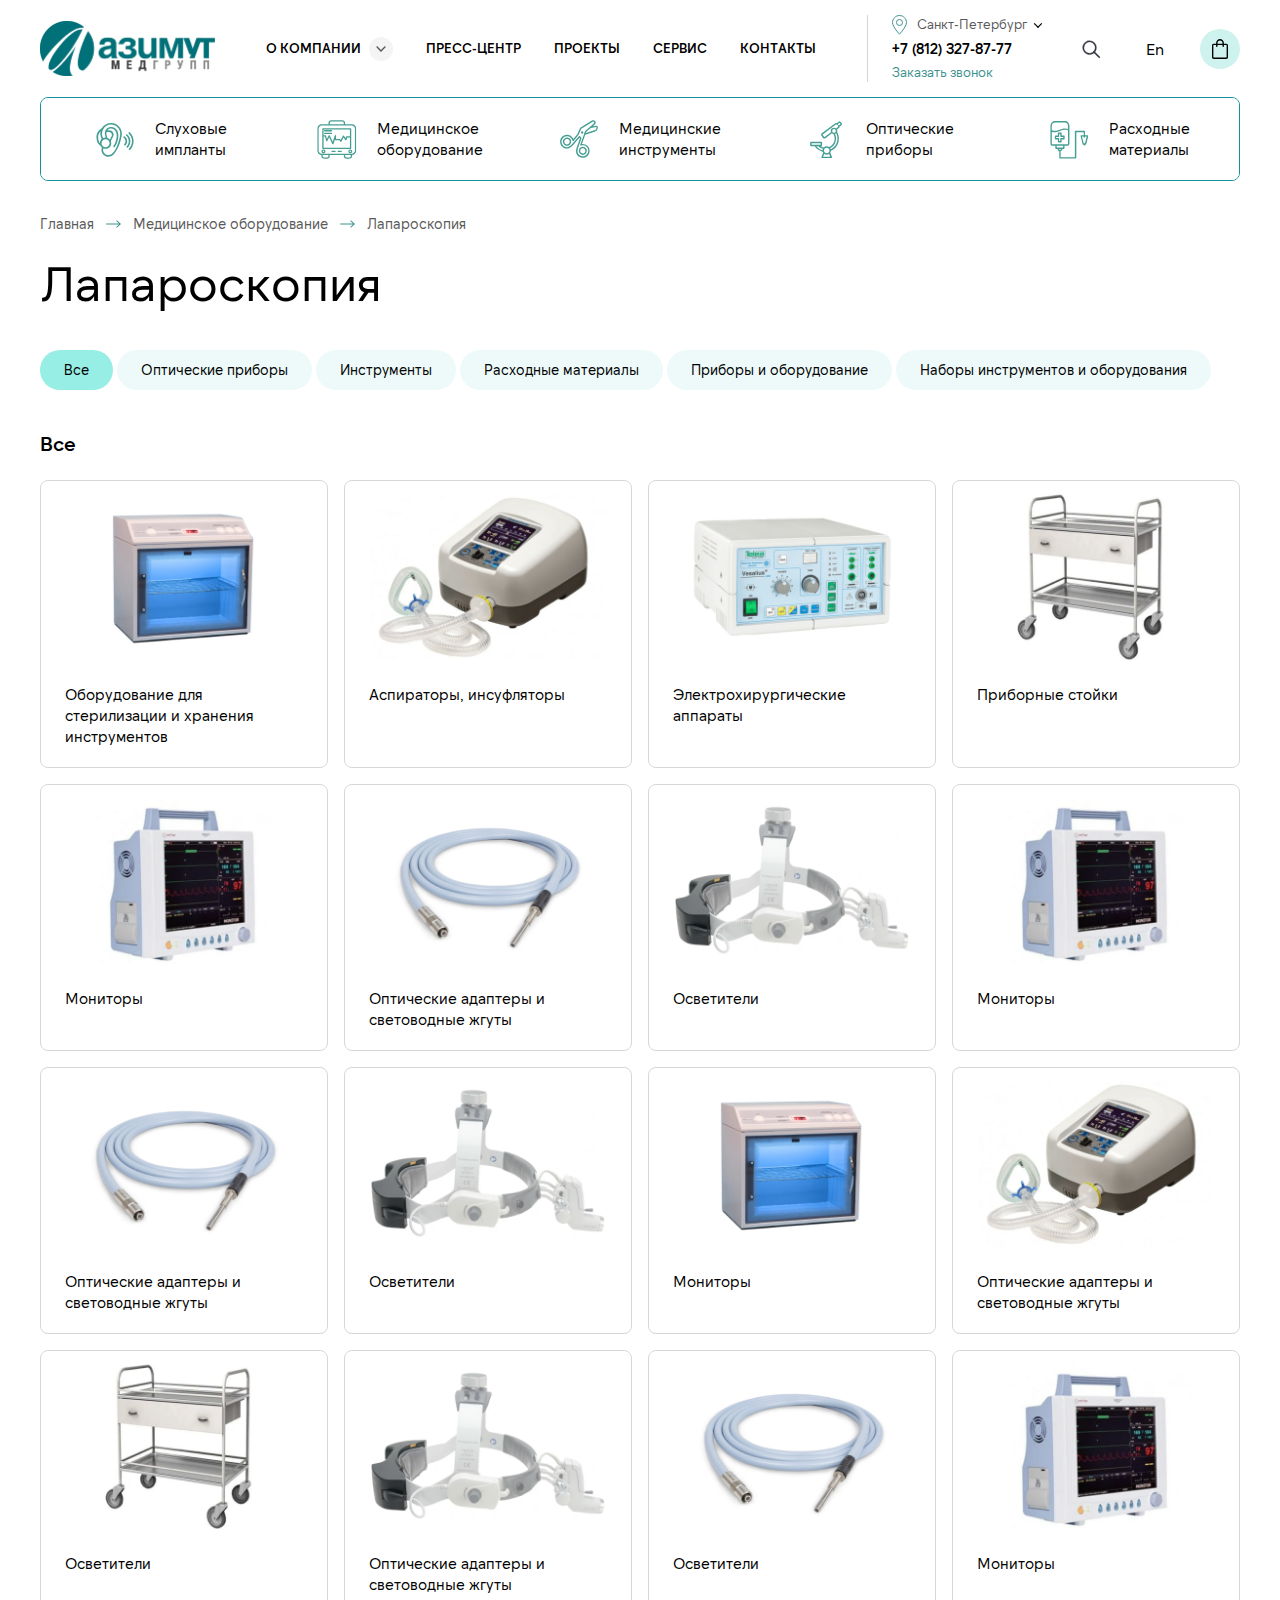
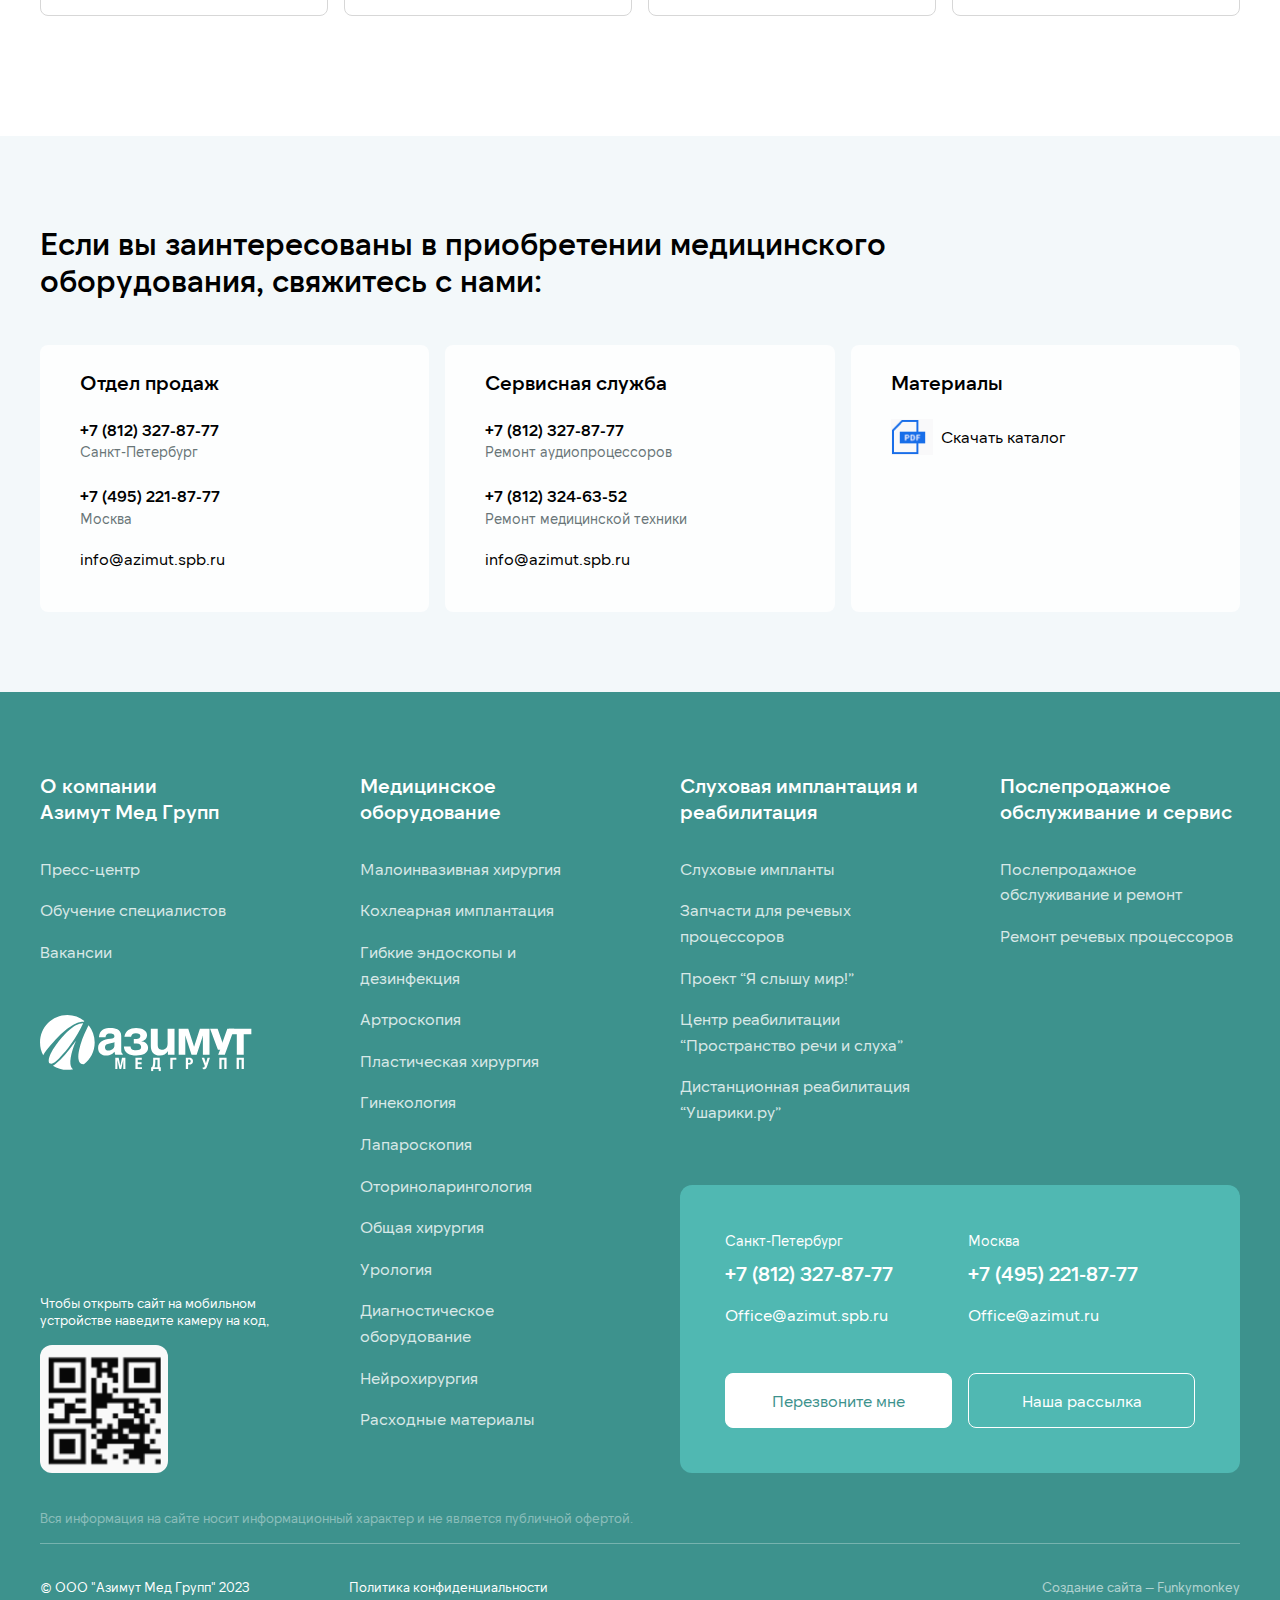
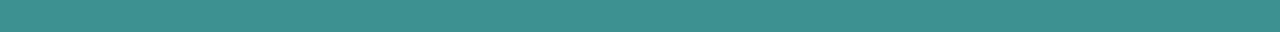
<file: activity.html>
<!DOCTYPE html>
<html lang="ru">
	<head>
	   <meta charset="UTF-8">
	   <meta http-equiv="X-UA-Compatible" content="IE=edge">
	   <meta name="viewport" content="width=device-width, initial-scale=1.0">
	   <meta name="format-detection" content="telephone=no">
	   <title>Azimut Med</title>
	   <link rel="stylesheet" href="https://cdn.jsdelivr.net/npm/swiper@11/swiper-bundle.min.css">
	   <link rel="stylesheet" href="css/style.css"> 
	</head>
	<body>
		<div class="wrapper">
			<header class="header">
				<div class="header__container">
					<div class="header__left">
						<a href="#" class="header__logo">
							<img src="img/logo.png" alt="">
						</a>
						<div data-da=".header__actions, 790, last" class="header__burger">
							<span></span>
						</div>
						<nav class="menu">
							<a href="activities.html" class="menu__catalog">
								Каталог продукции
							</a>
							<ul class="menu__list">
								<li class="menu__item hassublist">
									<a href="" class="menu__link">
										О компании
										<span>
											<svg xmlns="http://www.w3.org/2000/svg" width="10" height="6" viewBox="0 0 10 6" fill="none">
											  <path fill-rule="evenodd" clip-rule="evenodd" d="M1.63779 0.517597C1.34544 0.225254 0.871463 0.225254 0.57912 0.517597C0.286777 0.80994 0.286778 1.28392 0.579121 1.57626L3.94336 4.94051L3.94243 4.94144L5.00003 5.99903L9.41906 1.57999C9.71111 1.28795 9.71111 0.814447 9.41906 0.522401C9.12702 0.230355 8.65352 0.230354 8.36147 0.522401L5.00203 3.88184L1.63779 0.517597Z" fill="#5A5A5A"/>
											</svg>
										</span>
									</a>
									<ul>
										<li class="menu__item-main">
											<a href="#">
												<img src="img/header/arrow.svg" alt="">
												Компания
											</a>
										</li>
										<li><a href="aboutcompany.html">О нас</a></li>
										<li><a href="news.html">Новости</a></li>
										<li><a href="vacancies.html">Вакансии</a></li>
									</ul>
								</li>

								<li class="menu__item"><a href="presscenter.html" class="menu__link">Пресс-центр</a></li>
								<li class="menu__item"><a href="projects.html" class="menu__link">ПРОЕКТЫ</a></li>
								<li class="menu__item"><a href="services.html" class="menu__link">Сервис</a></li>
								<li class="menu__item"><a href="contacts.html" class="menu__link">Контакты</a></li>
							</ul>
							<a data-da=".menu, 790, 2" href="#" class="header__lang">
								En
							</a>
							<div class="header__column">
								<div class="header__column-wrap">
									<div class="header__city">
										<span>
											<img src="img/header/loc.svg" alt="">
											<b>Санкт-Петербург</b>					
											<img src="img/header/locarrow.svg" alt="">				
										</span>
										<div class="header__city-wrap">
											<div class="header__city-radio">
												<input checked type="radio" id="cityMobile1" name="cityMobile">
												<label for="cityMobile1">
													Санкт-Петербург
													<span></span>
												</label>
											</div>
											<div class="header__city-radio">
												<input type="radio" id="cityMobile2" name="cityMobile">
												<label for="cityMobile2">
													Москва
													<span></span>
												</label>
											</div>

										</div>
									</div>
									<div class="header__phone">
										+7 (812) 327-87-77
									</div>		
									<a href="mailto:Office@azimut.spb.ru" class="header__email">
										Office@azimut.spb.ru
									</a>						
								</div>
								<a href="#" class="header__call" data-topopup="#consultation">
									Заказать звонок
								</a>
							</div>
						</nav>
					</div>
					<div class="header__actions">
						<div class="header__column">
							<div class="header__column-wrap">
								<div class="header__city">
									<span>
										<img src="img/header/loc.svg" alt="">
										<b>Санкт-Петербург</b>					
										<img src="img/header/locarrow.svg" alt="">				
									</span>
									<div class="header__city-wrap">
										<div class="header__city-radio">
											<input checked type="radio" id="city1" name="city">
											<label for="city1">
												Санкт-Петербург
												<span></span>
											</label>
										</div>
										<div class="header__city-radio">
											<input type="radio" id="city2" name="city">
											<label for="city2">
												Москва
												<span></span>
											</label>
										</div>

									</div>
								</div>
								<div class="header__phone">
									+7 (812) 327-87-77
								</div>		
								<a href="mailto:Office@azimut.spb.ru" class="header__email">
									Office@azimut.spb.ru
								</a>						
							</div>
							<a href="#" class="header__call" data-topopup="#consultation">
								Заказать звонок
							</a>
						</div>
						<div  class="header__right">
							<a href="#" class="header__search">
								<img src="img/header/search.svg" alt="">
								<img src="img/header/close.svg" alt="">
							</a>
							<a href="#" class="header__lang">
								En
							</a>
							<a href="cart.html" class="header__cart">
								<img src="img/header/cart.svg" alt="">
							</a>
						</div>
					</div>
				</div>
				<div class="header-bottom">
					<div class="header-bottom__container">
						<div class="header-bottom__content">
							<div  class="header-bottom__card">
								<span>
									<img src="img/header/1.svg" alt="">
									Слуховые <br>импланты									
								</span>
								<div class="header-bottom__droplist">
									<div class="header-bottom__list">
										<ul>
											<li data-to="Малоинвазивная хирургия">
												<span>
													Малоинвазивная хирургия
													<svg xmlns="http://www.w3.org/2000/svg" width="13" height="13" viewBox="0 0 13 13" fill="none">
													<path d="M4.24268 9.89354L8.48468 5.65154L9.33321 6.50006L5.0912 10.7421L4.24268 9.89354Z" fill="#A1B0B3"/>
													<path d="M8.4846 7.34867L4.24283 3.10663L5.09135 2.2581L9.33321 6.50006L8.4846 7.34867Z" fill="#A1B0B3"/>
													</svg>
												</span>
											</li>
											<li data-to="Кохлеарная имплантация">
												<span>
													Кохлеарная имплантация
													<svg xmlns="http://www.w3.org/2000/svg" width="13" height="13" viewBox="0 0 13 13" fill="none">
													<path d="M4.24268 9.89354L8.48468 5.65154L9.33321 6.50006L5.0912 10.7421L4.24268 9.89354Z" fill="#A1B0B3"/>
													<path d="M8.4846 7.34867L4.24283 3.10663L5.09135 2.2581L9.33321 6.50006L8.4846 7.34867Z" fill="#A1B0B3"/>
													</svg>
												</span>
											</li>
											<li data-to="Гибкие эндоскопы и дезинфекция">
												<span>
													Гибкие эндоскопы и дезинфекция
													<svg xmlns="http://www.w3.org/2000/svg" width="13" height="13" viewBox="0 0 13 13" fill="none">
													<path d="M4.24268 9.89354L8.48468 5.65154L9.33321 6.50006L5.0912 10.7421L4.24268 9.89354Z" fill="#A1B0B3"/>
													<path d="M8.4846 7.34867L4.24283 3.10663L5.09135 2.2581L9.33321 6.50006L8.4846 7.34867Z" fill="#A1B0B3"/>
													</svg>
												</span>
											</li>
											<li data-to="Артроскопия">
												<span>
													Артроскопия
													<svg xmlns="http://www.w3.org/2000/svg" width="13" height="13" viewBox="0 0 13 13" fill="none">
													<path d="M4.24268 9.89354L8.48468 5.65154L9.33321 6.50006L5.0912 10.7421L4.24268 9.89354Z" fill="#A1B0B3"/>
													<path d="M8.4846 7.34867L4.24283 3.10663L5.09135 2.2581L9.33321 6.50006L8.4846 7.34867Z" fill="#A1B0B3"/>
													</svg>
												</span>
											</li>
											<li data-to="Пластическая хирургия">
												<span>
													Пластическая хирургия
													<svg xmlns="http://www.w3.org/2000/svg" width="13" height="13" viewBox="0 0 13 13" fill="none">
													<path d="M4.24268 9.89354L8.48468 5.65154L9.33321 6.50006L5.0912 10.7421L4.24268 9.89354Z" fill="#A1B0B3"/>
													<path d="M8.4846 7.34867L4.24283 3.10663L5.09135 2.2581L9.33321 6.50006L8.4846 7.34867Z" fill="#A1B0B3"/>
													</svg>
												</span>
											</li>
											<li data-to="Гинекология">
												<span>
													Гинекология
													<svg xmlns="http://www.w3.org/2000/svg" width="13" height="13" viewBox="0 0 13 13" fill="none">
													<path d="M4.24268 9.89354L8.48468 5.65154L9.33321 6.50006L5.0912 10.7421L4.24268 9.89354Z" fill="#A1B0B3"/>
													<path d="M8.4846 7.34867L4.24283 3.10663L5.09135 2.2581L9.33321 6.50006L8.4846 7.34867Z" fill="#A1B0B3"/>
													</svg>
												</span>
											</li>
											<li data-to="Лапароскопия">
												<span>
													Лапароскопия
													<svg xmlns="http://www.w3.org/2000/svg" width="13" height="13" viewBox="0 0 13 13" fill="none">
													<path d="M4.24268 9.89354L8.48468 5.65154L9.33321 6.50006L5.0912 10.7421L4.24268 9.89354Z" fill="#A1B0B3"/>
													<path d="M8.4846 7.34867L4.24283 3.10663L5.09135 2.2581L9.33321 6.50006L8.4846 7.34867Z" fill="#A1B0B3"/>
													</svg>
												</span>
											</li>
											<li data-to="Оториноларингология">
												<span>
													Оториноларингология
													<svg xmlns="http://www.w3.org/2000/svg" width="13" height="13" viewBox="0 0 13 13" fill="none">
													<path d="M4.24268 9.89354L8.48468 5.65154L9.33321 6.50006L5.0912 10.7421L4.24268 9.89354Z" fill="#A1B0B3"/>
													<path d="M8.4846 7.34867L4.24283 3.10663L5.09135 2.2581L9.33321 6.50006L8.4846 7.34867Z" fill="#A1B0B3"/>
													</svg>
												</span>
											</li>
											<li data-to="Общая хирургия">
												<span>
													Общая хирургия
													<svg xmlns="http://www.w3.org/2000/svg" width="13" height="13" viewBox="0 0 13 13" fill="none">
													<path d="M4.24268 9.89354L8.48468 5.65154L9.33321 6.50006L5.0912 10.7421L4.24268 9.89354Z" fill="#A1B0B3"/>
													<path d="M8.4846 7.34867L4.24283 3.10663L5.09135 2.2581L9.33321 6.50006L8.4846 7.34867Z" fill="#A1B0B3"/>
													</svg>
												</span>
											</li>
											<li data-to="Урология">
												<span>
													Урология
													<svg xmlns="http://www.w3.org/2000/svg" width="13" height="13" viewBox="0 0 13 13" fill="none">
													<path d="M4.24268 9.89354L8.48468 5.65154L9.33321 6.50006L5.0912 10.7421L4.24268 9.89354Z" fill="#A1B0B3"/>
													<path d="M8.4846 7.34867L4.24283 3.10663L5.09135 2.2581L9.33321 6.50006L8.4846 7.34867Z" fill="#A1B0B3"/>
													</svg>
												</span>
											</li>
											<li data-to="Диагностическое оборудование">
												<span>
													Диагностическое оборудование
													<svg xmlns="http://www.w3.org/2000/svg" width="13" height="13" viewBox="0 0 13 13" fill="none">
													<path d="M4.24268 9.89354L8.48468 5.65154L9.33321 6.50006L5.0912 10.7421L4.24268 9.89354Z" fill="#A1B0B3"/>
													<path d="M8.4846 7.34867L4.24283 3.10663L5.09135 2.2581L9.33321 6.50006L8.4846 7.34867Z" fill="#A1B0B3"/>
													</svg>
												</span>
											</li>
											<li data-to="Нейрохирургия">
												<span>
													Нейрохирургия
													<svg xmlns="http://www.w3.org/2000/svg" width="13" height="13" viewBox="0 0 13 13" fill="none">
													<path d="M4.24268 9.89354L8.48468 5.65154L9.33321 6.50006L5.0912 10.7421L4.24268 9.89354Z" fill="#A1B0B3"/>
													<path d="M8.4846 7.34867L4.24283 3.10663L5.09135 2.2581L9.33321 6.50006L8.4846 7.34867Z" fill="#A1B0B3"/>
													</svg>
												</span>
											</li>
										</ul>										
									</div>
									<div class="header-bottom__list">
										<ul data-this="Малоинвазивная хирургия">
											<b>Малоинвазивная хирургия</b>
											<li data-to="Приборы и оборудование">
												<span>
													Приборы и оборудование
													<svg xmlns="http://www.w3.org/2000/svg" width="13" height="13" viewBox="0 0 13 13" fill="none">
													<path d="M4.24268 9.89354L8.48468 5.65154L9.33321 6.50006L5.0912 10.7421L4.24268 9.89354Z" fill="#A1B0B3"/>
													<path d="M8.4846 7.34867L4.24283 3.10663L5.09135 2.2581L9.33321 6.50006L8.4846 7.34867Z" fill="#A1B0B3"/>
													</svg>														
												</span>
											</li>
											<li data-to="Оптические приборы">
												<span>
													Оптические приборы
													<svg xmlns="http://www.w3.org/2000/svg" width="13" height="13" viewBox="0 0 13 13" fill="none">
													<path d="M4.24268 9.89354L8.48468 5.65154L9.33321 6.50006L5.0912 10.7421L4.24268 9.89354Z" fill="#A1B0B3"/>
													<path d="M8.4846 7.34867L4.24283 3.10663L5.09135 2.2581L9.33321 6.50006L8.4846 7.34867Z" fill="#A1B0B3"/>
													</svg>														
												</span>
											</li>											
											<li data-to="Инструменты">
												<span>
													Инструменты
													<svg xmlns="http://www.w3.org/2000/svg" width="13" height="13" viewBox="0 0 13 13" fill="none">
													<path d="M4.24268 9.89354L8.48468 5.65154L9.33321 6.50006L5.0912 10.7421L4.24268 9.89354Z" fill="#A1B0B3"/>
													<path d="M8.4846 7.34867L4.24283 3.10663L5.09135 2.2581L9.33321 6.50006L8.4846 7.34867Z" fill="#A1B0B3"/>
													</svg>														
												</span>
											</li>		
											<li data-to="Расходные материалы">
												<span>
													Расходные материалы
													<svg xmlns="http://www.w3.org/2000/svg" width="13" height="13" viewBox="0 0 13 13" fill="none">
													<path d="M4.24268 9.89354L8.48468 5.65154L9.33321 6.50006L5.0912 10.7421L4.24268 9.89354Z" fill="#A1B0B3"/>
													<path d="M8.4846 7.34867L4.24283 3.10663L5.09135 2.2581L9.33321 6.50006L8.4846 7.34867Z" fill="#A1B0B3"/>
													</svg>														
												</span>
											</li>		
											<li data-to="Наборы инструментов и оборудования">
												<span>
													Наборы инструментов и оборудования
													<svg xmlns="http://www.w3.org/2000/svg" width="13" height="13" viewBox="0 0 13 13" fill="none">
													<path d="M4.24268 9.89354L8.48468 5.65154L9.33321 6.50006L5.0912 10.7421L4.24268 9.89354Z" fill="#A1B0B3"/>
													<path d="M8.4846 7.34867L4.24283 3.10663L5.09135 2.2581L9.33321 6.50006L8.4846 7.34867Z" fill="#A1B0B3"/>
													</svg>														
												</span>
											</li>		
										</ul>		
										<ul data-this="Кохлеарная имплантация">
											<b>Кохлеарная имплантация</b>
											<li data-to="Приборы и оборудование">
												<span>
													Приборы и оборудование
													<svg xmlns="http://www.w3.org/2000/svg" width="13" height="13" viewBox="0 0 13 13" fill="none">
													<path d="M4.24268 9.89354L8.48468 5.65154L9.33321 6.50006L5.0912 10.7421L4.24268 9.89354Z" fill="#A1B0B3"/>
													<path d="M8.4846 7.34867L4.24283 3.10663L5.09135 2.2581L9.33321 6.50006L8.4846 7.34867Z" fill="#A1B0B3"/>
													</svg>														
												</span>
											</li>
											<li data-to="Оптические приборы">
												<span>
													Оптические приборы
													<svg xmlns="http://www.w3.org/2000/svg" width="13" height="13" viewBox="0 0 13 13" fill="none">
													<path d="M4.24268 9.89354L8.48468 5.65154L9.33321 6.50006L5.0912 10.7421L4.24268 9.89354Z" fill="#A1B0B3"/>
													<path d="M8.4846 7.34867L4.24283 3.10663L5.09135 2.2581L9.33321 6.50006L8.4846 7.34867Z" fill="#A1B0B3"/>
													</svg>														
												</span>
											</li>											
											<li data-to="Инструменты">
												<span>
													Инструменты
													<svg xmlns="http://www.w3.org/2000/svg" width="13" height="13" viewBox="0 0 13 13" fill="none">
													<path d="M4.24268 9.89354L8.48468 5.65154L9.33321 6.50006L5.0912 10.7421L4.24268 9.89354Z" fill="#A1B0B3"/>
													<path d="M8.4846 7.34867L4.24283 3.10663L5.09135 2.2581L9.33321 6.50006L8.4846 7.34867Z" fill="#A1B0B3"/>
													</svg>														
												</span>
											</li>		
											<li data-to="Расходные материалы">
												<span>
													Расходные материалы
													<svg xmlns="http://www.w3.org/2000/svg" width="13" height="13" viewBox="0 0 13 13" fill="none">
													<path d="M4.24268 9.89354L8.48468 5.65154L9.33321 6.50006L5.0912 10.7421L4.24268 9.89354Z" fill="#A1B0B3"/>
													<path d="M8.4846 7.34867L4.24283 3.10663L5.09135 2.2581L9.33321 6.50006L8.4846 7.34867Z" fill="#A1B0B3"/>
													</svg>														
												</span>
											</li>		
											<li data-to="Наборы инструментов и оборудования">
												<span>
													Наборы инструментов и оборудования
													<svg xmlns="http://www.w3.org/2000/svg" width="13" height="13" viewBox="0 0 13 13" fill="none">
													<path d="M4.24268 9.89354L8.48468 5.65154L9.33321 6.50006L5.0912 10.7421L4.24268 9.89354Z" fill="#A1B0B3"/>
													<path d="M8.4846 7.34867L4.24283 3.10663L5.09135 2.2581L9.33321 6.50006L8.4846 7.34867Z" fill="#A1B0B3"/>
													</svg>														
												</span>
											</li>		
										</ul>			
										<ul data-this="Гибкие эндоскопы и дезинфекция">
											<b>Гибкие эндоскопы и дезинфекция</b>
											<li data-to="Приборы и оборудование">
												<span>
													Приборы и оборудование
													<svg xmlns="http://www.w3.org/2000/svg" width="13" height="13" viewBox="0 0 13 13" fill="none">
													<path d="M4.24268 9.89354L8.48468 5.65154L9.33321 6.50006L5.0912 10.7421L4.24268 9.89354Z" fill="#A1B0B3"/>
													<path d="M8.4846 7.34867L4.24283 3.10663L5.09135 2.2581L9.33321 6.50006L8.4846 7.34867Z" fill="#A1B0B3"/>
													</svg>														
												</span>
											</li>
											<li data-to="Оптические приборы">
												<span>
													Оптические приборы
													<svg xmlns="http://www.w3.org/2000/svg" width="13" height="13" viewBox="0 0 13 13" fill="none">
													<path d="M4.24268 9.89354L8.48468 5.65154L9.33321 6.50006L5.0912 10.7421L4.24268 9.89354Z" fill="#A1B0B3"/>
													<path d="M8.4846 7.34867L4.24283 3.10663L5.09135 2.2581L9.33321 6.50006L8.4846 7.34867Z" fill="#A1B0B3"/>
													</svg>														
												</span>
											</li>											
											<li data-to="Инструменты">
												<span>
													Инструменты
													<svg xmlns="http://www.w3.org/2000/svg" width="13" height="13" viewBox="0 0 13 13" fill="none">
													<path d="M4.24268 9.89354L8.48468 5.65154L9.33321 6.50006L5.0912 10.7421L4.24268 9.89354Z" fill="#A1B0B3"/>
													<path d="M8.4846 7.34867L4.24283 3.10663L5.09135 2.2581L9.33321 6.50006L8.4846 7.34867Z" fill="#A1B0B3"/>
													</svg>														
												</span>
											</li>		
											<li data-to="Расходные материалы">
												<span>
													Расходные материалы
													<svg xmlns="http://www.w3.org/2000/svg" width="13" height="13" viewBox="0 0 13 13" fill="none">
													<path d="M4.24268 9.89354L8.48468 5.65154L9.33321 6.50006L5.0912 10.7421L4.24268 9.89354Z" fill="#A1B0B3"/>
													<path d="M8.4846 7.34867L4.24283 3.10663L5.09135 2.2581L9.33321 6.50006L8.4846 7.34867Z" fill="#A1B0B3"/>
													</svg>														
												</span>
											</li>		
											<li data-to="Наборы инструментов и оборудования">
												<span>
													Наборы инструментов и оборудования
													<svg xmlns="http://www.w3.org/2000/svg" width="13" height="13" viewBox="0 0 13 13" fill="none">
													<path d="M4.24268 9.89354L8.48468 5.65154L9.33321 6.50006L5.0912 10.7421L4.24268 9.89354Z" fill="#A1B0B3"/>
													<path d="M8.4846 7.34867L4.24283 3.10663L5.09135 2.2581L9.33321 6.50006L8.4846 7.34867Z" fill="#A1B0B3"/>
													</svg>														
												</span>
											</li>		
										</ul>												
										<ul data-this="Артроскопия">
											<b>Артроскопия</b>
											<li data-to="Приборы и оборудование">
												<span>
													Приборы и оборудование
													<svg xmlns="http://www.w3.org/2000/svg" width="13" height="13" viewBox="0 0 13 13" fill="none">
													<path d="M4.24268 9.89354L8.48468 5.65154L9.33321 6.50006L5.0912 10.7421L4.24268 9.89354Z" fill="#A1B0B3"/>
													<path d="M8.4846 7.34867L4.24283 3.10663L5.09135 2.2581L9.33321 6.50006L8.4846 7.34867Z" fill="#A1B0B3"/>
													</svg>														
												</span>
											</li>
											<li data-to="Оптические приборы">
												<span>
													Оптические приборы
													<svg xmlns="http://www.w3.org/2000/svg" width="13" height="13" viewBox="0 0 13 13" fill="none">
													<path d="M4.24268 9.89354L8.48468 5.65154L9.33321 6.50006L5.0912 10.7421L4.24268 9.89354Z" fill="#A1B0B3"/>
													<path d="M8.4846 7.34867L4.24283 3.10663L5.09135 2.2581L9.33321 6.50006L8.4846 7.34867Z" fill="#A1B0B3"/>
													</svg>														
												</span>
											</li>											
											<li data-to="Инструменты">
												<span>
													Инструменты
													<svg xmlns="http://www.w3.org/2000/svg" width="13" height="13" viewBox="0 0 13 13" fill="none">
													<path d="M4.24268 9.89354L8.48468 5.65154L9.33321 6.50006L5.0912 10.7421L4.24268 9.89354Z" fill="#A1B0B3"/>
													<path d="M8.4846 7.34867L4.24283 3.10663L5.09135 2.2581L9.33321 6.50006L8.4846 7.34867Z" fill="#A1B0B3"/>
													</svg>														
												</span>
											</li>		
											<li data-to="Расходные материалы">
												<span>
													Расходные материалы
													<svg xmlns="http://www.w3.org/2000/svg" width="13" height="13" viewBox="0 0 13 13" fill="none">
													<path d="M4.24268 9.89354L8.48468 5.65154L9.33321 6.50006L5.0912 10.7421L4.24268 9.89354Z" fill="#A1B0B3"/>
													<path d="M8.4846 7.34867L4.24283 3.10663L5.09135 2.2581L9.33321 6.50006L8.4846 7.34867Z" fill="#A1B0B3"/>
													</svg>														
												</span>
											</li>		
											<li data-to="Наборы инструментов и оборудования">
												<span>
													Наборы инструментов и оборудования
													<svg xmlns="http://www.w3.org/2000/svg" width="13" height="13" viewBox="0 0 13 13" fill="none">
													<path d="M4.24268 9.89354L8.48468 5.65154L9.33321 6.50006L5.0912 10.7421L4.24268 9.89354Z" fill="#A1B0B3"/>
													<path d="M8.4846 7.34867L4.24283 3.10663L5.09135 2.2581L9.33321 6.50006L8.4846 7.34867Z" fill="#A1B0B3"/>
													</svg>														
												</span>
											</li>		
										</ul>		
										<ul data-this="Пластическая хирургия">
											<b>Пластическая хирургия</b>
											<li data-to="Приборы и оборудование">
												<span>
													Приборы и оборудование
													<svg xmlns="http://www.w3.org/2000/svg" width="13" height="13" viewBox="0 0 13 13" fill="none">
													<path d="M4.24268 9.89354L8.48468 5.65154L9.33321 6.50006L5.0912 10.7421L4.24268 9.89354Z" fill="#A1B0B3"/>
													<path d="M8.4846 7.34867L4.24283 3.10663L5.09135 2.2581L9.33321 6.50006L8.4846 7.34867Z" fill="#A1B0B3"/>
													</svg>														
												</span>
											</li>
											<li data-to="Оптические приборы">
												<span>
													Оптические приборы
													<svg xmlns="http://www.w3.org/2000/svg" width="13" height="13" viewBox="0 0 13 13" fill="none">
													<path d="M4.24268 9.89354L8.48468 5.65154L9.33321 6.50006L5.0912 10.7421L4.24268 9.89354Z" fill="#A1B0B3"/>
													<path d="M8.4846 7.34867L4.24283 3.10663L5.09135 2.2581L9.33321 6.50006L8.4846 7.34867Z" fill="#A1B0B3"/>
													</svg>														
												</span>
											</li>											
											<li data-to="Инструменты">
												<span>
													Инструменты
													<svg xmlns="http://www.w3.org/2000/svg" width="13" height="13" viewBox="0 0 13 13" fill="none">
													<path d="M4.24268 9.89354L8.48468 5.65154L9.33321 6.50006L5.0912 10.7421L4.24268 9.89354Z" fill="#A1B0B3"/>
													<path d="M8.4846 7.34867L4.24283 3.10663L5.09135 2.2581L9.33321 6.50006L8.4846 7.34867Z" fill="#A1B0B3"/>
													</svg>														
												</span>
											</li>		
											<li data-to="Расходные материалы">
												<span>
													Расходные материалы
													<svg xmlns="http://www.w3.org/2000/svg" width="13" height="13" viewBox="0 0 13 13" fill="none">
													<path d="M4.24268 9.89354L8.48468 5.65154L9.33321 6.50006L5.0912 10.7421L4.24268 9.89354Z" fill="#A1B0B3"/>
													<path d="M8.4846 7.34867L4.24283 3.10663L5.09135 2.2581L9.33321 6.50006L8.4846 7.34867Z" fill="#A1B0B3"/>
													</svg>														
												</span>
											</li>		
											<li data-to="Наборы инструментов и оборудования">
												<span>
													Наборы инструментов и оборудования
													<svg xmlns="http://www.w3.org/2000/svg" width="13" height="13" viewBox="0 0 13 13" fill="none">
													<path d="M4.24268 9.89354L8.48468 5.65154L9.33321 6.50006L5.0912 10.7421L4.24268 9.89354Z" fill="#A1B0B3"/>
													<path d="M8.4846 7.34867L4.24283 3.10663L5.09135 2.2581L9.33321 6.50006L8.4846 7.34867Z" fill="#A1B0B3"/>
													</svg>														
												</span>
											</li>		
										</ul>												
										<ul data-this="Гинекология">
											<b>Гинекология</b>
											<li data-to="Приборы и оборудование">
												<span>
													Приборы и оборудование
													<svg xmlns="http://www.w3.org/2000/svg" width="13" height="13" viewBox="0 0 13 13" fill="none">
													<path d="M4.24268 9.89354L8.48468 5.65154L9.33321 6.50006L5.0912 10.7421L4.24268 9.89354Z" fill="#A1B0B3"/>
													<path d="M8.4846 7.34867L4.24283 3.10663L5.09135 2.2581L9.33321 6.50006L8.4846 7.34867Z" fill="#A1B0B3"/>
													</svg>														
												</span>
											</li>
											<li data-to="Оптические приборы">
												<span>
													Оптические приборы
													<svg xmlns="http://www.w3.org/2000/svg" width="13" height="13" viewBox="0 0 13 13" fill="none">
													<path d="M4.24268 9.89354L8.48468 5.65154L9.33321 6.50006L5.0912 10.7421L4.24268 9.89354Z" fill="#A1B0B3"/>
													<path d="M8.4846 7.34867L4.24283 3.10663L5.09135 2.2581L9.33321 6.50006L8.4846 7.34867Z" fill="#A1B0B3"/>
													</svg>														
												</span>
											</li>											
											<li data-to="Инструменты">
												<span>
													Инструменты
													<svg xmlns="http://www.w3.org/2000/svg" width="13" height="13" viewBox="0 0 13 13" fill="none">
													<path d="M4.24268 9.89354L8.48468 5.65154L9.33321 6.50006L5.0912 10.7421L4.24268 9.89354Z" fill="#A1B0B3"/>
													<path d="M8.4846 7.34867L4.24283 3.10663L5.09135 2.2581L9.33321 6.50006L8.4846 7.34867Z" fill="#A1B0B3"/>
													</svg>														
												</span>
											</li>		
											<li data-to="Расходные материалы">
												<span>
													Расходные материалы
													<svg xmlns="http://www.w3.org/2000/svg" width="13" height="13" viewBox="0 0 13 13" fill="none">
													<path d="M4.24268 9.89354L8.48468 5.65154L9.33321 6.50006L5.0912 10.7421L4.24268 9.89354Z" fill="#A1B0B3"/>
													<path d="M8.4846 7.34867L4.24283 3.10663L5.09135 2.2581L9.33321 6.50006L8.4846 7.34867Z" fill="#A1B0B3"/>
													</svg>														
												</span>
											</li>		
											<li data-to="Наборы инструментов и оборудования">
												<span>
													Наборы инструментов и оборудования
													<svg xmlns="http://www.w3.org/2000/svg" width="13" height="13" viewBox="0 0 13 13" fill="none">
													<path d="M4.24268 9.89354L8.48468 5.65154L9.33321 6.50006L5.0912 10.7421L4.24268 9.89354Z" fill="#A1B0B3"/>
													<path d="M8.4846 7.34867L4.24283 3.10663L5.09135 2.2581L9.33321 6.50006L8.4846 7.34867Z" fill="#A1B0B3"/>
													</svg>														
												</span>
											</li>		
										</ul>																				
										<ul data-this="Лапароскопия">
											<b>Лапароскопия</b>
											<li data-to="Приборы и оборудование">
												<span>
													Приборы и оборудование
													<svg xmlns="http://www.w3.org/2000/svg" width="13" height="13" viewBox="0 0 13 13" fill="none">
													<path d="M4.24268 9.89354L8.48468 5.65154L9.33321 6.50006L5.0912 10.7421L4.24268 9.89354Z" fill="#A1B0B3"/>
													<path d="M8.4846 7.34867L4.24283 3.10663L5.09135 2.2581L9.33321 6.50006L8.4846 7.34867Z" fill="#A1B0B3"/>
													</svg>														
												</span>
											</li>
											<li data-to="Оптические приборы">
												<span>
													Оптические приборы
													<svg xmlns="http://www.w3.org/2000/svg" width="13" height="13" viewBox="0 0 13 13" fill="none">
													<path d="M4.24268 9.89354L8.48468 5.65154L9.33321 6.50006L5.0912 10.7421L4.24268 9.89354Z" fill="#A1B0B3"/>
													<path d="M8.4846 7.34867L4.24283 3.10663L5.09135 2.2581L9.33321 6.50006L8.4846 7.34867Z" fill="#A1B0B3"/>
													</svg>														
												</span>
											</li>											
											<li data-to="Инструменты">
												<span>
													Инструменты
													<svg xmlns="http://www.w3.org/2000/svg" width="13" height="13" viewBox="0 0 13 13" fill="none">
													<path d="M4.24268 9.89354L8.48468 5.65154L9.33321 6.50006L5.0912 10.7421L4.24268 9.89354Z" fill="#A1B0B3"/>
													<path d="M8.4846 7.34867L4.24283 3.10663L5.09135 2.2581L9.33321 6.50006L8.4846 7.34867Z" fill="#A1B0B3"/>
													</svg>														
												</span>
											</li>		
											<li data-to="Расходные материалы">
												<span>
													Расходные материалы
													<svg xmlns="http://www.w3.org/2000/svg" width="13" height="13" viewBox="0 0 13 13" fill="none">
													<path d="M4.24268 9.89354L8.48468 5.65154L9.33321 6.50006L5.0912 10.7421L4.24268 9.89354Z" fill="#A1B0B3"/>
													<path d="M8.4846 7.34867L4.24283 3.10663L5.09135 2.2581L9.33321 6.50006L8.4846 7.34867Z" fill="#A1B0B3"/>
													</svg>														
												</span>
											</li>		
											<li data-to="Наборы инструментов и оборудования">
												<span>
													Наборы инструментов и оборудования
													<svg xmlns="http://www.w3.org/2000/svg" width="13" height="13" viewBox="0 0 13 13" fill="none">
													<path d="M4.24268 9.89354L8.48468 5.65154L9.33321 6.50006L5.0912 10.7421L4.24268 9.89354Z" fill="#A1B0B3"/>
													<path d="M8.4846 7.34867L4.24283 3.10663L5.09135 2.2581L9.33321 6.50006L8.4846 7.34867Z" fill="#A1B0B3"/>
													</svg>														
												</span>
											</li>		
										</ul>		
										<ul data-this="Оториноларингология">
											<b>Оториноларингология</b>
											<li data-to="Приборы и оборудование">
												<span>
													Приборы и оборудование
													<svg xmlns="http://www.w3.org/2000/svg" width="13" height="13" viewBox="0 0 13 13" fill="none">
													<path d="M4.24268 9.89354L8.48468 5.65154L9.33321 6.50006L5.0912 10.7421L4.24268 9.89354Z" fill="#A1B0B3"/>
													<path d="M8.4846 7.34867L4.24283 3.10663L5.09135 2.2581L9.33321 6.50006L8.4846 7.34867Z" fill="#A1B0B3"/>
													</svg>														
												</span>
											</li>
											<li data-to="Оптические приборы">
												<span>
													Оптические приборы
													<svg xmlns="http://www.w3.org/2000/svg" width="13" height="13" viewBox="0 0 13 13" fill="none">
													<path d="M4.24268 9.89354L8.48468 5.65154L9.33321 6.50006L5.0912 10.7421L4.24268 9.89354Z" fill="#A1B0B3"/>
													<path d="M8.4846 7.34867L4.24283 3.10663L5.09135 2.2581L9.33321 6.50006L8.4846 7.34867Z" fill="#A1B0B3"/>
													</svg>														
												</span>
											</li>											
											<li data-to="Инструменты">
												<span>
													Инструменты
													<svg xmlns="http://www.w3.org/2000/svg" width="13" height="13" viewBox="0 0 13 13" fill="none">
													<path d="M4.24268 9.89354L8.48468 5.65154L9.33321 6.50006L5.0912 10.7421L4.24268 9.89354Z" fill="#A1B0B3"/>
													<path d="M8.4846 7.34867L4.24283 3.10663L5.09135 2.2581L9.33321 6.50006L8.4846 7.34867Z" fill="#A1B0B3"/>
													</svg>														
												</span>
											</li>		
											<li data-to="Расходные материалы">
												<span>
													Расходные материалы
													<svg xmlns="http://www.w3.org/2000/svg" width="13" height="13" viewBox="0 0 13 13" fill="none">
													<path d="M4.24268 9.89354L8.48468 5.65154L9.33321 6.50006L5.0912 10.7421L4.24268 9.89354Z" fill="#A1B0B3"/>
													<path d="M8.4846 7.34867L4.24283 3.10663L5.09135 2.2581L9.33321 6.50006L8.4846 7.34867Z" fill="#A1B0B3"/>
													</svg>														
												</span>
											</li>		
											<li data-to="Наборы инструментов и оборудования">
												<span>
													Наборы инструментов и оборудования
													<svg xmlns="http://www.w3.org/2000/svg" width="13" height="13" viewBox="0 0 13 13" fill="none">
													<path d="M4.24268 9.89354L8.48468 5.65154L9.33321 6.50006L5.0912 10.7421L4.24268 9.89354Z" fill="#A1B0B3"/>
													<path d="M8.4846 7.34867L4.24283 3.10663L5.09135 2.2581L9.33321 6.50006L8.4846 7.34867Z" fill="#A1B0B3"/>
													</svg>														
												</span>
											</li>		
										</ul>																				
										<ul data-this="Общая хирургия">
											<b>Общая хирургия</b>
											<li data-to="Приборы и оборудование">
												<span>
													Приборы и оборудование
													<svg xmlns="http://www.w3.org/2000/svg" width="13" height="13" viewBox="0 0 13 13" fill="none">
													<path d="M4.24268 9.89354L8.48468 5.65154L9.33321 6.50006L5.0912 10.7421L4.24268 9.89354Z" fill="#A1B0B3"/>
													<path d="M8.4846 7.34867L4.24283 3.10663L5.09135 2.2581L9.33321 6.50006L8.4846 7.34867Z" fill="#A1B0B3"/>
													</svg>														
												</span>
											</li>
											<li data-to="Оптические приборы">
												<span>
													Оптические приборы
													<svg xmlns="http://www.w3.org/2000/svg" width="13" height="13" viewBox="0 0 13 13" fill="none">
													<path d="M4.24268 9.89354L8.48468 5.65154L9.33321 6.50006L5.0912 10.7421L4.24268 9.89354Z" fill="#A1B0B3"/>
													<path d="M8.4846 7.34867L4.24283 3.10663L5.09135 2.2581L9.33321 6.50006L8.4846 7.34867Z" fill="#A1B0B3"/>
													</svg>														
												</span>
											</li>											
											<li data-to="Инструменты">
												<span>
													Инструменты
													<svg xmlns="http://www.w3.org/2000/svg" width="13" height="13" viewBox="0 0 13 13" fill="none">
													<path d="M4.24268 9.89354L8.48468 5.65154L9.33321 6.50006L5.0912 10.7421L4.24268 9.89354Z" fill="#A1B0B3"/>
													<path d="M8.4846 7.34867L4.24283 3.10663L5.09135 2.2581L9.33321 6.50006L8.4846 7.34867Z" fill="#A1B0B3"/>
													</svg>														
												</span>
											</li>		
											<li data-to="Расходные материалы">
												<span>
													Расходные материалы
													<svg xmlns="http://www.w3.org/2000/svg" width="13" height="13" viewBox="0 0 13 13" fill="none">
													<path d="M4.24268 9.89354L8.48468 5.65154L9.33321 6.50006L5.0912 10.7421L4.24268 9.89354Z" fill="#A1B0B3"/>
													<path d="M8.4846 7.34867L4.24283 3.10663L5.09135 2.2581L9.33321 6.50006L8.4846 7.34867Z" fill="#A1B0B3"/>
													</svg>														
												</span>
											</li>		
											<li data-to="Наборы инструментов и оборудования">
												<span>
													Наборы инструментов и оборудования
													<svg xmlns="http://www.w3.org/2000/svg" width="13" height="13" viewBox="0 0 13 13" fill="none">
													<path d="M4.24268 9.89354L8.48468 5.65154L9.33321 6.50006L5.0912 10.7421L4.24268 9.89354Z" fill="#A1B0B3"/>
													<path d="M8.4846 7.34867L4.24283 3.10663L5.09135 2.2581L9.33321 6.50006L8.4846 7.34867Z" fill="#A1B0B3"/>
													</svg>														
												</span>
											</li>		
										</ul>		
										<ul data-this="Урология">
											<b>Урология</b>
											<li data-to="Приборы и оборудование">
												<span>
													Приборы и оборудование
													<svg xmlns="http://www.w3.org/2000/svg" width="13" height="13" viewBox="0 0 13 13" fill="none">
													<path d="M4.24268 9.89354L8.48468 5.65154L9.33321 6.50006L5.0912 10.7421L4.24268 9.89354Z" fill="#A1B0B3"/>
													<path d="M8.4846 7.34867L4.24283 3.10663L5.09135 2.2581L9.33321 6.50006L8.4846 7.34867Z" fill="#A1B0B3"/>
													</svg>														
												</span>
											</li>
											<li data-to="Оптические приборы">
												<span>
													Оптические приборы
													<svg xmlns="http://www.w3.org/2000/svg" width="13" height="13" viewBox="0 0 13 13" fill="none">
													<path d="M4.24268 9.89354L8.48468 5.65154L9.33321 6.50006L5.0912 10.7421L4.24268 9.89354Z" fill="#A1B0B3"/>
													<path d="M8.4846 7.34867L4.24283 3.10663L5.09135 2.2581L9.33321 6.50006L8.4846 7.34867Z" fill="#A1B0B3"/>
													</svg>														
												</span>
											</li>											
											<li data-to="Инструменты">
												<span>
													Инструменты
													<svg xmlns="http://www.w3.org/2000/svg" width="13" height="13" viewBox="0 0 13 13" fill="none">
													<path d="M4.24268 9.89354L8.48468 5.65154L9.33321 6.50006L5.0912 10.7421L4.24268 9.89354Z" fill="#A1B0B3"/>
													<path d="M8.4846 7.34867L4.24283 3.10663L5.09135 2.2581L9.33321 6.50006L8.4846 7.34867Z" fill="#A1B0B3"/>
													</svg>														
												</span>
											</li>		
											<li data-to="Расходные материалы">
												<span>
													Расходные материалы
													<svg xmlns="http://www.w3.org/2000/svg" width="13" height="13" viewBox="0 0 13 13" fill="none">
													<path d="M4.24268 9.89354L8.48468 5.65154L9.33321 6.50006L5.0912 10.7421L4.24268 9.89354Z" fill="#A1B0B3"/>
													<path d="M8.4846 7.34867L4.24283 3.10663L5.09135 2.2581L9.33321 6.50006L8.4846 7.34867Z" fill="#A1B0B3"/>
													</svg>														
												</span>
											</li>		
											<li data-to="Наборы инструментов и оборудования">
												<span>
													Наборы инструментов и оборудования
													<svg xmlns="http://www.w3.org/2000/svg" width="13" height="13" viewBox="0 0 13 13" fill="none">
													<path d="M4.24268 9.89354L8.48468 5.65154L9.33321 6.50006L5.0912 10.7421L4.24268 9.89354Z" fill="#A1B0B3"/>
													<path d="M8.4846 7.34867L4.24283 3.10663L5.09135 2.2581L9.33321 6.50006L8.4846 7.34867Z" fill="#A1B0B3"/>
													</svg>														
												</span>
											</li>		
										</ul>																				
										<ul data-this="Диагностическое оборудование">
											<b>Диагностическое оборудование</b>
											<li data-to="Приборы и оборудование">
												<span>
													Приборы и оборудование
													<svg xmlns="http://www.w3.org/2000/svg" width="13" height="13" viewBox="0 0 13 13" fill="none">
													<path d="M4.24268 9.89354L8.48468 5.65154L9.33321 6.50006L5.0912 10.7421L4.24268 9.89354Z" fill="#A1B0B3"/>
													<path d="M8.4846 7.34867L4.24283 3.10663L5.09135 2.2581L9.33321 6.50006L8.4846 7.34867Z" fill="#A1B0B3"/>
													</svg>														
												</span>
											</li>
											<li data-to="Оптические приборы">
												<span>
													Оптические приборы
													<svg xmlns="http://www.w3.org/2000/svg" width="13" height="13" viewBox="0 0 13 13" fill="none">
													<path d="M4.24268 9.89354L8.48468 5.65154L9.33321 6.50006L5.0912 10.7421L4.24268 9.89354Z" fill="#A1B0B3"/>
													<path d="M8.4846 7.34867L4.24283 3.10663L5.09135 2.2581L9.33321 6.50006L8.4846 7.34867Z" fill="#A1B0B3"/>
													</svg>														
												</span>
											</li>											
											<li data-to="Инструменты">
												<span>
													Инструменты
													<svg xmlns="http://www.w3.org/2000/svg" width="13" height="13" viewBox="0 0 13 13" fill="none">
													<path d="M4.24268 9.89354L8.48468 5.65154L9.33321 6.50006L5.0912 10.7421L4.24268 9.89354Z" fill="#A1B0B3"/>
													<path d="M8.4846 7.34867L4.24283 3.10663L5.09135 2.2581L9.33321 6.50006L8.4846 7.34867Z" fill="#A1B0B3"/>
													</svg>														
												</span>
											</li>		
											<li data-to="Расходные материалы">
												<span>
													Расходные материалы
													<svg xmlns="http://www.w3.org/2000/svg" width="13" height="13" viewBox="0 0 13 13" fill="none">
													<path d="M4.24268 9.89354L8.48468 5.65154L9.33321 6.50006L5.0912 10.7421L4.24268 9.89354Z" fill="#A1B0B3"/>
													<path d="M8.4846 7.34867L4.24283 3.10663L5.09135 2.2581L9.33321 6.50006L8.4846 7.34867Z" fill="#A1B0B3"/>
													</svg>														
												</span>
											</li>		
											<li data-to="Наборы инструментов и оборудования">
												<span>
													Наборы инструментов и оборудования
													<svg xmlns="http://www.w3.org/2000/svg" width="13" height="13" viewBox="0 0 13 13" fill="none">
													<path d="M4.24268 9.89354L8.48468 5.65154L9.33321 6.50006L5.0912 10.7421L4.24268 9.89354Z" fill="#A1B0B3"/>
													<path d="M8.4846 7.34867L4.24283 3.10663L5.09135 2.2581L9.33321 6.50006L8.4846 7.34867Z" fill="#A1B0B3"/>
													</svg>														
												</span>
											</li>		
										</ul>		
										<ul data-this="Нейрохирургия">
											<b>Нейрохирургия</b>
											<li data-to="Приборы и оборудование">
												<span>
													Приборы и оборудование
													<svg xmlns="http://www.w3.org/2000/svg" width="13" height="13" viewBox="0 0 13 13" fill="none">
													<path d="M4.24268 9.89354L8.48468 5.65154L9.33321 6.50006L5.0912 10.7421L4.24268 9.89354Z" fill="#A1B0B3"/>
													<path d="M8.4846 7.34867L4.24283 3.10663L5.09135 2.2581L9.33321 6.50006L8.4846 7.34867Z" fill="#A1B0B3"/>
													</svg>														
												</span>
											</li>
											<li data-to="Оптические приборы">
												<span>
													Оптические приборы
													<svg xmlns="http://www.w3.org/2000/svg" width="13" height="13" viewBox="0 0 13 13" fill="none">
													<path d="M4.24268 9.89354L8.48468 5.65154L9.33321 6.50006L5.0912 10.7421L4.24268 9.89354Z" fill="#A1B0B3"/>
													<path d="M8.4846 7.34867L4.24283 3.10663L5.09135 2.2581L9.33321 6.50006L8.4846 7.34867Z" fill="#A1B0B3"/>
													</svg>														
												</span>
											</li>											
											<li data-to="Инструменты">
												<span>
													Инструменты
													<svg xmlns="http://www.w3.org/2000/svg" width="13" height="13" viewBox="0 0 13 13" fill="none">
													<path d="M4.24268 9.89354L8.48468 5.65154L9.33321 6.50006L5.0912 10.7421L4.24268 9.89354Z" fill="#A1B0B3"/>
													<path d="M8.4846 7.34867L4.24283 3.10663L5.09135 2.2581L9.33321 6.50006L8.4846 7.34867Z" fill="#A1B0B3"/>
													</svg>														
												</span>
											</li>		
											<li data-to="Расходные материалы">
												<span>
													Расходные материалы
													<svg xmlns="http://www.w3.org/2000/svg" width="13" height="13" viewBox="0 0 13 13" fill="none">
													<path d="M4.24268 9.89354L8.48468 5.65154L9.33321 6.50006L5.0912 10.7421L4.24268 9.89354Z" fill="#A1B0B3"/>
													<path d="M8.4846 7.34867L4.24283 3.10663L5.09135 2.2581L9.33321 6.50006L8.4846 7.34867Z" fill="#A1B0B3"/>
													</svg>														
												</span>
											</li>		
											<li data-to="Наборы инструментов и оборудования">
												<span>
													Наборы инструментов и оборудования
													<svg xmlns="http://www.w3.org/2000/svg" width="13" height="13" viewBox="0 0 13 13" fill="none">
													<path d="M4.24268 9.89354L8.48468 5.65154L9.33321 6.50006L5.0912 10.7421L4.24268 9.89354Z" fill="#A1B0B3"/>
													<path d="M8.4846 7.34867L4.24283 3.10663L5.09135 2.2581L9.33321 6.50006L8.4846 7.34867Z" fill="#A1B0B3"/>
													</svg>														
												</span>
											</li>		
										</ul>			
										
									</div>
									<div class="header-bottom__list">
										<ul data-this="Приборы и оборудование">
											<b>Приборы и оборудование</b>
											<li>
												<a href="#">
													Видеокамеры и видеокомплексы
												</a>
											</li>
											<li>
												<a href="#">
													Осветители
												</a>
											</li>
											<li>
												<a href="#">
													Оптические адаптеры и световодные жгуты
												</a>
											</li>
											<li>
												<a href="#">
													Мониторы
												</a>
											</li>
											<li>
												<a href="#">
													Приборные стойки
												</a>
											</li>
											<li>
												<a href="#">
													Электрохирургические аппараты
												</a>
											</li>
											<li>
												<a href="#">
													Аспираторы, инсуфляторы
												</a>
											</li>
											<li>
												<a href="#">
													Оборудование для стерилизации и хранения инструментов
												</a>
											</li>
										</ul>		
										<ul data-this="Оптические приборы">
											<b>Оптические приборы</b>
											<li>
												<a href="#">
													Видеокамеры и видеокомплексы
												</a>
											</li>
											<li>
												<a href="#">
													Оптические адаптеры и световодные жгуты
												</a>
											</li>
											<li>
												<a href="#">
													Мониторы
												</a>
											</li>
											<li>
												<a href="#">
													Приборные стойки
												</a>
											</li>
											<li>
												<a href="#">
													Электрохирургические аппараты
												</a>
											</li>
											<li>
												<a href="#">
													Аспираторы, инсуфляторы
												</a>
											</li>
											<li>
												<a href="#">
													Оборудование для стерилизации и хранения инструментов
												</a>
											</li>
										</ul>
										<ul data-this="Инструменты">
											<b>Инструменты</b>
											<li>
												<a href="#">
													Видеокамеры и видеокомплексы
												</a>
											</li>
											<li>
												<a href="#">
													Осветители
												</a>
											</li>
											<li>
												<a href="#">
													Оптические адаптеры и световодные жгуты
												</a>
											</li>
											<li>
												<a href="#">
													Мониторы
												</a>
											</li>
											<li>
												<a href="#">
													Приборные стойки
												</a>
											</li>
											<li>
												<a href="#">
													Электрохирургические аппараты
												</a>
											</li>
											<li>
												<a href="#">
													Аспираторы, инсуфляторы
												</a>
											</li>
											<li>
												<a href="#">
													Оборудование для стерилизации и хранения инструментов
												</a>
											</li>
										</ul>
										<ul data-this="Расходные материалы">
											<b>Расходные материалы</b>
											<li>
												<a href="#">
													Видеокамеры и видеокомплексы
												</a>
											</li>
											<li>
												<a href="#">
													Осветители
												</a>
											</li>
											<li>
												<a href="#">
													Оптические адаптеры и световодные жгуты
												</a>
											</li>
											<li>
												<a href="#">
													Мониторы
												</a>
											</li>
											<li>
												<a href="#">
													Приборные стойки
												</a>
											</li>
											<li>
												<a href="#">
													Электрохирургические аппараты
												</a>
											</li>
											<li>
												<a href="#">
													Аспираторы, инсуфляторы
												</a>
											</li>
											<li>
												<a href="#">
													Оборудование для стерилизации и хранения инструментов
												</a>
											</li>
										</ul>	
										<ul data-this="Наборы инструментов и оборудования">
											<b>Наборы инструментов и оборудования</b>
											<li>
												<a href="#">
													Видеокамеры и видеокомплексы
												</a>
											</li>
											<li>
												<a href="#">
													Осветители
												</a>
											</li>
											<li>
												<a href="#">
													Оптические адаптеры и световодные жгуты
												</a>
											</li>
											<li>
												<a href="#">
													Мониторы
												</a>
											</li>
											<li>
												<a href="#">
													Приборные стойки
												</a>
											</li>
											<li>
												<a href="#">
													Электрохирургические аппараты
												</a>
											</li>
											<li>
												<a href="#">
													Аспираторы, инсуфляторы
												</a>
											</li>
											<li>
												<a href="#">
													Оборудование для стерилизации и хранения инструментов
												</a>
											</li>
										</ul>
									</div>
								</div>
							</div>
							<div class="header-bottom__card">
								<span>
									<img src="img/header/2.svg" alt="">
									Медицинское <br>оборудование									
								</span>
								<div class="header-bottom__droplist">
									<div class="header-bottom__list">
										<ul>
											<li data-to="Малоинвазивная хирургия">
												<span>
													Малоинвазивная хирургия
													<svg xmlns="http://www.w3.org/2000/svg" width="13" height="13" viewBox="0 0 13 13" fill="none">
													<path d="M4.24268 9.89354L8.48468 5.65154L9.33321 6.50006L5.0912 10.7421L4.24268 9.89354Z" fill="#A1B0B3"/>
													<path d="M8.4846 7.34867L4.24283 3.10663L5.09135 2.2581L9.33321 6.50006L8.4846 7.34867Z" fill="#A1B0B3"/>
													</svg>
												</span>
											</li>
											<li data-to="Кохлеарная имплантация">
												<span>
													Кохлеарная имплантация
													<svg xmlns="http://www.w3.org/2000/svg" width="13" height="13" viewBox="0 0 13 13" fill="none">
													<path d="M4.24268 9.89354L8.48468 5.65154L9.33321 6.50006L5.0912 10.7421L4.24268 9.89354Z" fill="#A1B0B3"/>
													<path d="M8.4846 7.34867L4.24283 3.10663L5.09135 2.2581L9.33321 6.50006L8.4846 7.34867Z" fill="#A1B0B3"/>
													</svg>
												</span>
											</li>
											<li data-to="Гибкие эндоскопы и дезинфекция">
												<span>
													Гибкие эндоскопы и дезинфекция
													<svg xmlns="http://www.w3.org/2000/svg" width="13" height="13" viewBox="0 0 13 13" fill="none">
													<path d="M4.24268 9.89354L8.48468 5.65154L9.33321 6.50006L5.0912 10.7421L4.24268 9.89354Z" fill="#A1B0B3"/>
													<path d="M8.4846 7.34867L4.24283 3.10663L5.09135 2.2581L9.33321 6.50006L8.4846 7.34867Z" fill="#A1B0B3"/>
													</svg>
												</span>
											</li>
											<li data-to="Артроскопия">
												<span>
													Артроскопия
													<svg xmlns="http://www.w3.org/2000/svg" width="13" height="13" viewBox="0 0 13 13" fill="none">
													<path d="M4.24268 9.89354L8.48468 5.65154L9.33321 6.50006L5.0912 10.7421L4.24268 9.89354Z" fill="#A1B0B3"/>
													<path d="M8.4846 7.34867L4.24283 3.10663L5.09135 2.2581L9.33321 6.50006L8.4846 7.34867Z" fill="#A1B0B3"/>
													</svg>
												</span>
											</li>
											<li data-to="Пластическая хирургия">
												<span>
													Пластическая хирургия
													<svg xmlns="http://www.w3.org/2000/svg" width="13" height="13" viewBox="0 0 13 13" fill="none">
													<path d="M4.24268 9.89354L8.48468 5.65154L9.33321 6.50006L5.0912 10.7421L4.24268 9.89354Z" fill="#A1B0B3"/>
													<path d="M8.4846 7.34867L4.24283 3.10663L5.09135 2.2581L9.33321 6.50006L8.4846 7.34867Z" fill="#A1B0B3"/>
													</svg>
												</span>
											</li>
											<li data-to="Гинекология">
												<span>
													Гинекология
													<svg xmlns="http://www.w3.org/2000/svg" width="13" height="13" viewBox="0 0 13 13" fill="none">
													<path d="M4.24268 9.89354L8.48468 5.65154L9.33321 6.50006L5.0912 10.7421L4.24268 9.89354Z" fill="#A1B0B3"/>
													<path d="M8.4846 7.34867L4.24283 3.10663L5.09135 2.2581L9.33321 6.50006L8.4846 7.34867Z" fill="#A1B0B3"/>
													</svg>
												</span>
											</li>
											<li data-to="Лапароскопия">
												<span>
													Лапароскопия
													<svg xmlns="http://www.w3.org/2000/svg" width="13" height="13" viewBox="0 0 13 13" fill="none">
													<path d="M4.24268 9.89354L8.48468 5.65154L9.33321 6.50006L5.0912 10.7421L4.24268 9.89354Z" fill="#A1B0B3"/>
													<path d="M8.4846 7.34867L4.24283 3.10663L5.09135 2.2581L9.33321 6.50006L8.4846 7.34867Z" fill="#A1B0B3"/>
													</svg>
												</span>
											</li>
											<li data-to="Оториноларингология">
												<span>
													Оториноларингология
													<svg xmlns="http://www.w3.org/2000/svg" width="13" height="13" viewBox="0 0 13 13" fill="none">
													<path d="M4.24268 9.89354L8.48468 5.65154L9.33321 6.50006L5.0912 10.7421L4.24268 9.89354Z" fill="#A1B0B3"/>
													<path d="M8.4846 7.34867L4.24283 3.10663L5.09135 2.2581L9.33321 6.50006L8.4846 7.34867Z" fill="#A1B0B3"/>
													</svg>
												</span>
											</li>
											<li data-to="Общая хирургия">
												<span>
													Общая хирургия
													<svg xmlns="http://www.w3.org/2000/svg" width="13" height="13" viewBox="0 0 13 13" fill="none">
													<path d="M4.24268 9.89354L8.48468 5.65154L9.33321 6.50006L5.0912 10.7421L4.24268 9.89354Z" fill="#A1B0B3"/>
													<path d="M8.4846 7.34867L4.24283 3.10663L5.09135 2.2581L9.33321 6.50006L8.4846 7.34867Z" fill="#A1B0B3"/>
													</svg>
												</span>
											</li>
											<li data-to="Урология">
												<span>
													Урология
													<svg xmlns="http://www.w3.org/2000/svg" width="13" height="13" viewBox="0 0 13 13" fill="none">
													<path d="M4.24268 9.89354L8.48468 5.65154L9.33321 6.50006L5.0912 10.7421L4.24268 9.89354Z" fill="#A1B0B3"/>
													<path d="M8.4846 7.34867L4.24283 3.10663L5.09135 2.2581L9.33321 6.50006L8.4846 7.34867Z" fill="#A1B0B3"/>
													</svg>
												</span>
											</li>
											<li data-to="Диагностическое оборудование">
												<span>
													Диагностическое оборудование
													<svg xmlns="http://www.w3.org/2000/svg" width="13" height="13" viewBox="0 0 13 13" fill="none">
													<path d="M4.24268 9.89354L8.48468 5.65154L9.33321 6.50006L5.0912 10.7421L4.24268 9.89354Z" fill="#A1B0B3"/>
													<path d="M8.4846 7.34867L4.24283 3.10663L5.09135 2.2581L9.33321 6.50006L8.4846 7.34867Z" fill="#A1B0B3"/>
													</svg>
												</span>
											</li>
											<li data-to="Нейрохирургия">
												<span>
													Нейрохирургия
													<svg xmlns="http://www.w3.org/2000/svg" width="13" height="13" viewBox="0 0 13 13" fill="none">
													<path d="M4.24268 9.89354L8.48468 5.65154L9.33321 6.50006L5.0912 10.7421L4.24268 9.89354Z" fill="#A1B0B3"/>
													<path d="M8.4846 7.34867L4.24283 3.10663L5.09135 2.2581L9.33321 6.50006L8.4846 7.34867Z" fill="#A1B0B3"/>
													</svg>
												</span>
											</li>
										</ul>										
									</div>
									<div class="header-bottom__list">
										<ul data-this="Малоинвазивная хирургия">
											<b>Малоинвазивная хирургия</b>
											<li data-to="Приборы и оборудование">
												<span>
													Приборы и оборудование
													<svg xmlns="http://www.w3.org/2000/svg" width="13" height="13" viewBox="0 0 13 13" fill="none">
													<path d="M4.24268 9.89354L8.48468 5.65154L9.33321 6.50006L5.0912 10.7421L4.24268 9.89354Z" fill="#A1B0B3"/>
													<path d="M8.4846 7.34867L4.24283 3.10663L5.09135 2.2581L9.33321 6.50006L8.4846 7.34867Z" fill="#A1B0B3"/>
													</svg>														
												</span>
											</li>
											<li data-to="Оптические приборы">
												<span>
													Оптические приборы
													<svg xmlns="http://www.w3.org/2000/svg" width="13" height="13" viewBox="0 0 13 13" fill="none">
													<path d="M4.24268 9.89354L8.48468 5.65154L9.33321 6.50006L5.0912 10.7421L4.24268 9.89354Z" fill="#A1B0B3"/>
													<path d="M8.4846 7.34867L4.24283 3.10663L5.09135 2.2581L9.33321 6.50006L8.4846 7.34867Z" fill="#A1B0B3"/>
													</svg>														
												</span>
											</li>											
											<li data-to="Инструменты">
												<span>
													Инструменты
													<svg xmlns="http://www.w3.org/2000/svg" width="13" height="13" viewBox="0 0 13 13" fill="none">
													<path d="M4.24268 9.89354L8.48468 5.65154L9.33321 6.50006L5.0912 10.7421L4.24268 9.89354Z" fill="#A1B0B3"/>
													<path d="M8.4846 7.34867L4.24283 3.10663L5.09135 2.2581L9.33321 6.50006L8.4846 7.34867Z" fill="#A1B0B3"/>
													</svg>														
												</span>
											</li>		
											<li data-to="Расходные материалы">
												<span>
													Расходные материалы
													<svg xmlns="http://www.w3.org/2000/svg" width="13" height="13" viewBox="0 0 13 13" fill="none">
													<path d="M4.24268 9.89354L8.48468 5.65154L9.33321 6.50006L5.0912 10.7421L4.24268 9.89354Z" fill="#A1B0B3"/>
													<path d="M8.4846 7.34867L4.24283 3.10663L5.09135 2.2581L9.33321 6.50006L8.4846 7.34867Z" fill="#A1B0B3"/>
													</svg>														
												</span>
											</li>		
											<li data-to="Наборы инструментов и оборудования">
												<span>
													Наборы инструментов и оборудования
													<svg xmlns="http://www.w3.org/2000/svg" width="13" height="13" viewBox="0 0 13 13" fill="none">
													<path d="M4.24268 9.89354L8.48468 5.65154L9.33321 6.50006L5.0912 10.7421L4.24268 9.89354Z" fill="#A1B0B3"/>
													<path d="M8.4846 7.34867L4.24283 3.10663L5.09135 2.2581L9.33321 6.50006L8.4846 7.34867Z" fill="#A1B0B3"/>
													</svg>														
												</span>
											</li>		
										</ul>		
										<ul data-this="Кохлеарная имплантация">
											<b>Кохлеарная имплантация</b>
											<li data-to="Приборы и оборудование">
												<span>
													Приборы и оборудование
													<svg xmlns="http://www.w3.org/2000/svg" width="13" height="13" viewBox="0 0 13 13" fill="none">
													<path d="M4.24268 9.89354L8.48468 5.65154L9.33321 6.50006L5.0912 10.7421L4.24268 9.89354Z" fill="#A1B0B3"/>
													<path d="M8.4846 7.34867L4.24283 3.10663L5.09135 2.2581L9.33321 6.50006L8.4846 7.34867Z" fill="#A1B0B3"/>
													</svg>														
												</span>
											</li>
											<li data-to="Оптические приборы">
												<span>
													Оптические приборы
													<svg xmlns="http://www.w3.org/2000/svg" width="13" height="13" viewBox="0 0 13 13" fill="none">
													<path d="M4.24268 9.89354L8.48468 5.65154L9.33321 6.50006L5.0912 10.7421L4.24268 9.89354Z" fill="#A1B0B3"/>
													<path d="M8.4846 7.34867L4.24283 3.10663L5.09135 2.2581L9.33321 6.50006L8.4846 7.34867Z" fill="#A1B0B3"/>
													</svg>														
												</span>
											</li>											
											<li data-to="Инструменты">
												<span>
													Инструменты
													<svg xmlns="http://www.w3.org/2000/svg" width="13" height="13" viewBox="0 0 13 13" fill="none">
													<path d="M4.24268 9.89354L8.48468 5.65154L9.33321 6.50006L5.0912 10.7421L4.24268 9.89354Z" fill="#A1B0B3"/>
													<path d="M8.4846 7.34867L4.24283 3.10663L5.09135 2.2581L9.33321 6.50006L8.4846 7.34867Z" fill="#A1B0B3"/>
													</svg>														
												</span>
											</li>		
											<li data-to="Расходные материалы">
												<span>
													Расходные материалы
													<svg xmlns="http://www.w3.org/2000/svg" width="13" height="13" viewBox="0 0 13 13" fill="none">
													<path d="M4.24268 9.89354L8.48468 5.65154L9.33321 6.50006L5.0912 10.7421L4.24268 9.89354Z" fill="#A1B0B3"/>
													<path d="M8.4846 7.34867L4.24283 3.10663L5.09135 2.2581L9.33321 6.50006L8.4846 7.34867Z" fill="#A1B0B3"/>
													</svg>														
												</span>
											</li>		
											<li data-to="Наборы инструментов и оборудования">
												<span>
													Наборы инструментов и оборудования
													<svg xmlns="http://www.w3.org/2000/svg" width="13" height="13" viewBox="0 0 13 13" fill="none">
													<path d="M4.24268 9.89354L8.48468 5.65154L9.33321 6.50006L5.0912 10.7421L4.24268 9.89354Z" fill="#A1B0B3"/>
													<path d="M8.4846 7.34867L4.24283 3.10663L5.09135 2.2581L9.33321 6.50006L8.4846 7.34867Z" fill="#A1B0B3"/>
													</svg>														
												</span>
											</li>		
										</ul>			
										<ul data-this="Гибкие эндоскопы и дезинфекция">
											<b>Гибкие эндоскопы и дезинфекция</b>
											<li data-to="Приборы и оборудование">
												<span>
													Приборы и оборудование
													<svg xmlns="http://www.w3.org/2000/svg" width="13" height="13" viewBox="0 0 13 13" fill="none">
													<path d="M4.24268 9.89354L8.48468 5.65154L9.33321 6.50006L5.0912 10.7421L4.24268 9.89354Z" fill="#A1B0B3"/>
													<path d="M8.4846 7.34867L4.24283 3.10663L5.09135 2.2581L9.33321 6.50006L8.4846 7.34867Z" fill="#A1B0B3"/>
													</svg>														
												</span>
											</li>
											<li data-to="Оптические приборы">
												<span>
													Оптические приборы
													<svg xmlns="http://www.w3.org/2000/svg" width="13" height="13" viewBox="0 0 13 13" fill="none">
													<path d="M4.24268 9.89354L8.48468 5.65154L9.33321 6.50006L5.0912 10.7421L4.24268 9.89354Z" fill="#A1B0B3"/>
													<path d="M8.4846 7.34867L4.24283 3.10663L5.09135 2.2581L9.33321 6.50006L8.4846 7.34867Z" fill="#A1B0B3"/>
													</svg>														
												</span>
											</li>											
											<li data-to="Инструменты">
												<span>
													Инструменты
													<svg xmlns="http://www.w3.org/2000/svg" width="13" height="13" viewBox="0 0 13 13" fill="none">
													<path d="M4.24268 9.89354L8.48468 5.65154L9.33321 6.50006L5.0912 10.7421L4.24268 9.89354Z" fill="#A1B0B3"/>
													<path d="M8.4846 7.34867L4.24283 3.10663L5.09135 2.2581L9.33321 6.50006L8.4846 7.34867Z" fill="#A1B0B3"/>
													</svg>														
												</span>
											</li>		
											<li data-to="Расходные материалы">
												<span>
													Расходные материалы
													<svg xmlns="http://www.w3.org/2000/svg" width="13" height="13" viewBox="0 0 13 13" fill="none">
													<path d="M4.24268 9.89354L8.48468 5.65154L9.33321 6.50006L5.0912 10.7421L4.24268 9.89354Z" fill="#A1B0B3"/>
													<path d="M8.4846 7.34867L4.24283 3.10663L5.09135 2.2581L9.33321 6.50006L8.4846 7.34867Z" fill="#A1B0B3"/>
													</svg>														
												</span>
											</li>		
											<li data-to="Наборы инструментов и оборудования">
												<span>
													Наборы инструментов и оборудования
													<svg xmlns="http://www.w3.org/2000/svg" width="13" height="13" viewBox="0 0 13 13" fill="none">
													<path d="M4.24268 9.89354L8.48468 5.65154L9.33321 6.50006L5.0912 10.7421L4.24268 9.89354Z" fill="#A1B0B3"/>
													<path d="M8.4846 7.34867L4.24283 3.10663L5.09135 2.2581L9.33321 6.50006L8.4846 7.34867Z" fill="#A1B0B3"/>
													</svg>														
												</span>
											</li>		
										</ul>												
										<ul data-this="Артроскопия">
											<b>Артроскопия</b>
											<li data-to="Приборы и оборудование">
												<span>
													Приборы и оборудование
													<svg xmlns="http://www.w3.org/2000/svg" width="13" height="13" viewBox="0 0 13 13" fill="none">
													<path d="M4.24268 9.89354L8.48468 5.65154L9.33321 6.50006L5.0912 10.7421L4.24268 9.89354Z" fill="#A1B0B3"/>
													<path d="M8.4846 7.34867L4.24283 3.10663L5.09135 2.2581L9.33321 6.50006L8.4846 7.34867Z" fill="#A1B0B3"/>
													</svg>														
												</span>
											</li>
											<li data-to="Оптические приборы">
												<span>
													Оптические приборы
													<svg xmlns="http://www.w3.org/2000/svg" width="13" height="13" viewBox="0 0 13 13" fill="none">
													<path d="M4.24268 9.89354L8.48468 5.65154L9.33321 6.50006L5.0912 10.7421L4.24268 9.89354Z" fill="#A1B0B3"/>
													<path d="M8.4846 7.34867L4.24283 3.10663L5.09135 2.2581L9.33321 6.50006L8.4846 7.34867Z" fill="#A1B0B3"/>
													</svg>														
												</span>
											</li>											
											<li data-to="Инструменты">
												<span>
													Инструменты
													<svg xmlns="http://www.w3.org/2000/svg" width="13" height="13" viewBox="0 0 13 13" fill="none">
													<path d="M4.24268 9.89354L8.48468 5.65154L9.33321 6.50006L5.0912 10.7421L4.24268 9.89354Z" fill="#A1B0B3"/>
													<path d="M8.4846 7.34867L4.24283 3.10663L5.09135 2.2581L9.33321 6.50006L8.4846 7.34867Z" fill="#A1B0B3"/>
													</svg>														
												</span>
											</li>		
											<li data-to="Расходные материалы">
												<span>
													Расходные материалы
													<svg xmlns="http://www.w3.org/2000/svg" width="13" height="13" viewBox="0 0 13 13" fill="none">
													<path d="M4.24268 9.89354L8.48468 5.65154L9.33321 6.50006L5.0912 10.7421L4.24268 9.89354Z" fill="#A1B0B3"/>
													<path d="M8.4846 7.34867L4.24283 3.10663L5.09135 2.2581L9.33321 6.50006L8.4846 7.34867Z" fill="#A1B0B3"/>
													</svg>														
												</span>
											</li>		
											<li data-to="Наборы инструментов и оборудования">
												<span>
													Наборы инструментов и оборудования
													<svg xmlns="http://www.w3.org/2000/svg" width="13" height="13" viewBox="0 0 13 13" fill="none">
													<path d="M4.24268 9.89354L8.48468 5.65154L9.33321 6.50006L5.0912 10.7421L4.24268 9.89354Z" fill="#A1B0B3"/>
													<path d="M8.4846 7.34867L4.24283 3.10663L5.09135 2.2581L9.33321 6.50006L8.4846 7.34867Z" fill="#A1B0B3"/>
													</svg>														
												</span>
											</li>		
										</ul>		
										<ul data-this="Пластическая хирургия">
											<b>Пластическая хирургия</b>
											<li data-to="Приборы и оборудование">
												<span>
													Приборы и оборудование
													<svg xmlns="http://www.w3.org/2000/svg" width="13" height="13" viewBox="0 0 13 13" fill="none">
													<path d="M4.24268 9.89354L8.48468 5.65154L9.33321 6.50006L5.0912 10.7421L4.24268 9.89354Z" fill="#A1B0B3"/>
													<path d="M8.4846 7.34867L4.24283 3.10663L5.09135 2.2581L9.33321 6.50006L8.4846 7.34867Z" fill="#A1B0B3"/>
													</svg>														
												</span>
											</li>
											<li data-to="Оптические приборы">
												<span>
													Оптические приборы
													<svg xmlns="http://www.w3.org/2000/svg" width="13" height="13" viewBox="0 0 13 13" fill="none">
													<path d="M4.24268 9.89354L8.48468 5.65154L9.33321 6.50006L5.0912 10.7421L4.24268 9.89354Z" fill="#A1B0B3"/>
													<path d="M8.4846 7.34867L4.24283 3.10663L5.09135 2.2581L9.33321 6.50006L8.4846 7.34867Z" fill="#A1B0B3"/>
													</svg>														
												</span>
											</li>											
											<li data-to="Инструменты">
												<span>
													Инструменты
													<svg xmlns="http://www.w3.org/2000/svg" width="13" height="13" viewBox="0 0 13 13" fill="none">
													<path d="M4.24268 9.89354L8.48468 5.65154L9.33321 6.50006L5.0912 10.7421L4.24268 9.89354Z" fill="#A1B0B3"/>
													<path d="M8.4846 7.34867L4.24283 3.10663L5.09135 2.2581L9.33321 6.50006L8.4846 7.34867Z" fill="#A1B0B3"/>
													</svg>														
												</span>
											</li>		
											<li data-to="Расходные материалы">
												<span>
													Расходные материалы
													<svg xmlns="http://www.w3.org/2000/svg" width="13" height="13" viewBox="0 0 13 13" fill="none">
													<path d="M4.24268 9.89354L8.48468 5.65154L9.33321 6.50006L5.0912 10.7421L4.24268 9.89354Z" fill="#A1B0B3"/>
													<path d="M8.4846 7.34867L4.24283 3.10663L5.09135 2.2581L9.33321 6.50006L8.4846 7.34867Z" fill="#A1B0B3"/>
													</svg>														
												</span>
											</li>		
											<li data-to="Наборы инструментов и оборудования">
												<span>
													Наборы инструментов и оборудования
													<svg xmlns="http://www.w3.org/2000/svg" width="13" height="13" viewBox="0 0 13 13" fill="none">
													<path d="M4.24268 9.89354L8.48468 5.65154L9.33321 6.50006L5.0912 10.7421L4.24268 9.89354Z" fill="#A1B0B3"/>
													<path d="M8.4846 7.34867L4.24283 3.10663L5.09135 2.2581L9.33321 6.50006L8.4846 7.34867Z" fill="#A1B0B3"/>
													</svg>														
												</span>
											</li>		
										</ul>												
										<ul data-this="Гинекология">
											<b>Гинекология</b>
											<li data-to="Приборы и оборудование">
												<span>
													Приборы и оборудование
													<svg xmlns="http://www.w3.org/2000/svg" width="13" height="13" viewBox="0 0 13 13" fill="none">
													<path d="M4.24268 9.89354L8.48468 5.65154L9.33321 6.50006L5.0912 10.7421L4.24268 9.89354Z" fill="#A1B0B3"/>
													<path d="M8.4846 7.34867L4.24283 3.10663L5.09135 2.2581L9.33321 6.50006L8.4846 7.34867Z" fill="#A1B0B3"/>
													</svg>														
												</span>
											</li>
											<li data-to="Оптические приборы">
												<span>
													Оптические приборы
													<svg xmlns="http://www.w3.org/2000/svg" width="13" height="13" viewBox="0 0 13 13" fill="none">
													<path d="M4.24268 9.89354L8.48468 5.65154L9.33321 6.50006L5.0912 10.7421L4.24268 9.89354Z" fill="#A1B0B3"/>
													<path d="M8.4846 7.34867L4.24283 3.10663L5.09135 2.2581L9.33321 6.50006L8.4846 7.34867Z" fill="#A1B0B3"/>
													</svg>														
												</span>
											</li>											
											<li data-to="Инструменты">
												<span>
													Инструменты
													<svg xmlns="http://www.w3.org/2000/svg" width="13" height="13" viewBox="0 0 13 13" fill="none">
													<path d="M4.24268 9.89354L8.48468 5.65154L9.33321 6.50006L5.0912 10.7421L4.24268 9.89354Z" fill="#A1B0B3"/>
													<path d="M8.4846 7.34867L4.24283 3.10663L5.09135 2.2581L9.33321 6.50006L8.4846 7.34867Z" fill="#A1B0B3"/>
													</svg>														
												</span>
											</li>		
											<li data-to="Расходные материалы">
												<span>
													Расходные материалы
													<svg xmlns="http://www.w3.org/2000/svg" width="13" height="13" viewBox="0 0 13 13" fill="none">
													<path d="M4.24268 9.89354L8.48468 5.65154L9.33321 6.50006L5.0912 10.7421L4.24268 9.89354Z" fill="#A1B0B3"/>
													<path d="M8.4846 7.34867L4.24283 3.10663L5.09135 2.2581L9.33321 6.50006L8.4846 7.34867Z" fill="#A1B0B3"/>
													</svg>														
												</span>
											</li>		
											<li data-to="Наборы инструментов и оборудования">
												<span>
													Наборы инструментов и оборудования
													<svg xmlns="http://www.w3.org/2000/svg" width="13" height="13" viewBox="0 0 13 13" fill="none">
													<path d="M4.24268 9.89354L8.48468 5.65154L9.33321 6.50006L5.0912 10.7421L4.24268 9.89354Z" fill="#A1B0B3"/>
													<path d="M8.4846 7.34867L4.24283 3.10663L5.09135 2.2581L9.33321 6.50006L8.4846 7.34867Z" fill="#A1B0B3"/>
													</svg>														
												</span>
											</li>		
										</ul>																				
										<ul data-this="Лапароскопия">
											<b>Лапароскопия</b>
											<li data-to="Приборы и оборудование">
												<span>
													Приборы и оборудование
													<svg xmlns="http://www.w3.org/2000/svg" width="13" height="13" viewBox="0 0 13 13" fill="none">
													<path d="M4.24268 9.89354L8.48468 5.65154L9.33321 6.50006L5.0912 10.7421L4.24268 9.89354Z" fill="#A1B0B3"/>
													<path d="M8.4846 7.34867L4.24283 3.10663L5.09135 2.2581L9.33321 6.50006L8.4846 7.34867Z" fill="#A1B0B3"/>
													</svg>														
												</span>
											</li>
											<li data-to="Оптические приборы">
												<span>
													Оптические приборы
													<svg xmlns="http://www.w3.org/2000/svg" width="13" height="13" viewBox="0 0 13 13" fill="none">
													<path d="M4.24268 9.89354L8.48468 5.65154L9.33321 6.50006L5.0912 10.7421L4.24268 9.89354Z" fill="#A1B0B3"/>
													<path d="M8.4846 7.34867L4.24283 3.10663L5.09135 2.2581L9.33321 6.50006L8.4846 7.34867Z" fill="#A1B0B3"/>
													</svg>														
												</span>
											</li>											
											<li data-to="Инструменты">
												<span>
													Инструменты
													<svg xmlns="http://www.w3.org/2000/svg" width="13" height="13" viewBox="0 0 13 13" fill="none">
													<path d="M4.24268 9.89354L8.48468 5.65154L9.33321 6.50006L5.0912 10.7421L4.24268 9.89354Z" fill="#A1B0B3"/>
													<path d="M8.4846 7.34867L4.24283 3.10663L5.09135 2.2581L9.33321 6.50006L8.4846 7.34867Z" fill="#A1B0B3"/>
													</svg>														
												</span>
											</li>		
											<li data-to="Расходные материалы">
												<span>
													Расходные материалы
													<svg xmlns="http://www.w3.org/2000/svg" width="13" height="13" viewBox="0 0 13 13" fill="none">
													<path d="M4.24268 9.89354L8.48468 5.65154L9.33321 6.50006L5.0912 10.7421L4.24268 9.89354Z" fill="#A1B0B3"/>
													<path d="M8.4846 7.34867L4.24283 3.10663L5.09135 2.2581L9.33321 6.50006L8.4846 7.34867Z" fill="#A1B0B3"/>
													</svg>														
												</span>
											</li>		
											<li data-to="Наборы инструментов и оборудования">
												<span>
													Наборы инструментов и оборудования
													<svg xmlns="http://www.w3.org/2000/svg" width="13" height="13" viewBox="0 0 13 13" fill="none">
													<path d="M4.24268 9.89354L8.48468 5.65154L9.33321 6.50006L5.0912 10.7421L4.24268 9.89354Z" fill="#A1B0B3"/>
													<path d="M8.4846 7.34867L4.24283 3.10663L5.09135 2.2581L9.33321 6.50006L8.4846 7.34867Z" fill="#A1B0B3"/>
													</svg>														
												</span>
											</li>		
										</ul>		
										<ul data-this="Оториноларингология">
											<b>Оториноларингология</b>
											<li data-to="Приборы и оборудование">
												<span>
													Приборы и оборудование
													<svg xmlns="http://www.w3.org/2000/svg" width="13" height="13" viewBox="0 0 13 13" fill="none">
													<path d="M4.24268 9.89354L8.48468 5.65154L9.33321 6.50006L5.0912 10.7421L4.24268 9.89354Z" fill="#A1B0B3"/>
													<path d="M8.4846 7.34867L4.24283 3.10663L5.09135 2.2581L9.33321 6.50006L8.4846 7.34867Z" fill="#A1B0B3"/>
													</svg>														
												</span>
											</li>
											<li data-to="Оптические приборы">
												<span>
													Оптические приборы
													<svg xmlns="http://www.w3.org/2000/svg" width="13" height="13" viewBox="0 0 13 13" fill="none">
													<path d="M4.24268 9.89354L8.48468 5.65154L9.33321 6.50006L5.0912 10.7421L4.24268 9.89354Z" fill="#A1B0B3"/>
													<path d="M8.4846 7.34867L4.24283 3.10663L5.09135 2.2581L9.33321 6.50006L8.4846 7.34867Z" fill="#A1B0B3"/>
													</svg>														
												</span>
											</li>											
											<li data-to="Инструменты">
												<span>
													Инструменты
													<svg xmlns="http://www.w3.org/2000/svg" width="13" height="13" viewBox="0 0 13 13" fill="none">
													<path d="M4.24268 9.89354L8.48468 5.65154L9.33321 6.50006L5.0912 10.7421L4.24268 9.89354Z" fill="#A1B0B3"/>
													<path d="M8.4846 7.34867L4.24283 3.10663L5.09135 2.2581L9.33321 6.50006L8.4846 7.34867Z" fill="#A1B0B3"/>
													</svg>														
												</span>
											</li>		
											<li data-to="Расходные материалы">
												<span>
													Расходные материалы
													<svg xmlns="http://www.w3.org/2000/svg" width="13" height="13" viewBox="0 0 13 13" fill="none">
													<path d="M4.24268 9.89354L8.48468 5.65154L9.33321 6.50006L5.0912 10.7421L4.24268 9.89354Z" fill="#A1B0B3"/>
													<path d="M8.4846 7.34867L4.24283 3.10663L5.09135 2.2581L9.33321 6.50006L8.4846 7.34867Z" fill="#A1B0B3"/>
													</svg>														
												</span>
											</li>		
											<li data-to="Наборы инструментов и оборудования">
												<span>
													Наборы инструментов и оборудования
													<svg xmlns="http://www.w3.org/2000/svg" width="13" height="13" viewBox="0 0 13 13" fill="none">
													<path d="M4.24268 9.89354L8.48468 5.65154L9.33321 6.50006L5.0912 10.7421L4.24268 9.89354Z" fill="#A1B0B3"/>
													<path d="M8.4846 7.34867L4.24283 3.10663L5.09135 2.2581L9.33321 6.50006L8.4846 7.34867Z" fill="#A1B0B3"/>
													</svg>														
												</span>
											</li>		
										</ul>																				
										<ul data-this="Общая хирургия">
											<b>Общая хирургия</b>
											<li data-to="Приборы и оборудование">
												<span>
													Приборы и оборудование
													<svg xmlns="http://www.w3.org/2000/svg" width="13" height="13" viewBox="0 0 13 13" fill="none">
													<path d="M4.24268 9.89354L8.48468 5.65154L9.33321 6.50006L5.0912 10.7421L4.24268 9.89354Z" fill="#A1B0B3"/>
													<path d="M8.4846 7.34867L4.24283 3.10663L5.09135 2.2581L9.33321 6.50006L8.4846 7.34867Z" fill="#A1B0B3"/>
													</svg>														
												</span>
											</li>
											<li data-to="Оптические приборы">
												<span>
													Оптические приборы
													<svg xmlns="http://www.w3.org/2000/svg" width="13" height="13" viewBox="0 0 13 13" fill="none">
													<path d="M4.24268 9.89354L8.48468 5.65154L9.33321 6.50006L5.0912 10.7421L4.24268 9.89354Z" fill="#A1B0B3"/>
													<path d="M8.4846 7.34867L4.24283 3.10663L5.09135 2.2581L9.33321 6.50006L8.4846 7.34867Z" fill="#A1B0B3"/>
													</svg>														
												</span>
											</li>											
											<li data-to="Инструменты">
												<span>
													Инструменты
													<svg xmlns="http://www.w3.org/2000/svg" width="13" height="13" viewBox="0 0 13 13" fill="none">
													<path d="M4.24268 9.89354L8.48468 5.65154L9.33321 6.50006L5.0912 10.7421L4.24268 9.89354Z" fill="#A1B0B3"/>
													<path d="M8.4846 7.34867L4.24283 3.10663L5.09135 2.2581L9.33321 6.50006L8.4846 7.34867Z" fill="#A1B0B3"/>
													</svg>														
												</span>
											</li>		
											<li data-to="Расходные материалы">
												<span>
													Расходные материалы
													<svg xmlns="http://www.w3.org/2000/svg" width="13" height="13" viewBox="0 0 13 13" fill="none">
													<path d="M4.24268 9.89354L8.48468 5.65154L9.33321 6.50006L5.0912 10.7421L4.24268 9.89354Z" fill="#A1B0B3"/>
													<path d="M8.4846 7.34867L4.24283 3.10663L5.09135 2.2581L9.33321 6.50006L8.4846 7.34867Z" fill="#A1B0B3"/>
													</svg>														
												</span>
											</li>		
											<li data-to="Наборы инструментов и оборудования">
												<span>
													Наборы инструментов и оборудования
													<svg xmlns="http://www.w3.org/2000/svg" width="13" height="13" viewBox="0 0 13 13" fill="none">
													<path d="M4.24268 9.89354L8.48468 5.65154L9.33321 6.50006L5.0912 10.7421L4.24268 9.89354Z" fill="#A1B0B3"/>
													<path d="M8.4846 7.34867L4.24283 3.10663L5.09135 2.2581L9.33321 6.50006L8.4846 7.34867Z" fill="#A1B0B3"/>
													</svg>														
												</span>
											</li>		
										</ul>		
										<ul data-this="Урология">
											<b>Урология</b>
											<li data-to="Приборы и оборудование">
												<span>
													Приборы и оборудование
													<svg xmlns="http://www.w3.org/2000/svg" width="13" height="13" viewBox="0 0 13 13" fill="none">
													<path d="M4.24268 9.89354L8.48468 5.65154L9.33321 6.50006L5.0912 10.7421L4.24268 9.89354Z" fill="#A1B0B3"/>
													<path d="M8.4846 7.34867L4.24283 3.10663L5.09135 2.2581L9.33321 6.50006L8.4846 7.34867Z" fill="#A1B0B3"/>
													</svg>														
												</span>
											</li>
											<li data-to="Оптические приборы">
												<span>
													Оптические приборы
													<svg xmlns="http://www.w3.org/2000/svg" width="13" height="13" viewBox="0 0 13 13" fill="none">
													<path d="M4.24268 9.89354L8.48468 5.65154L9.33321 6.50006L5.0912 10.7421L4.24268 9.89354Z" fill="#A1B0B3"/>
													<path d="M8.4846 7.34867L4.24283 3.10663L5.09135 2.2581L9.33321 6.50006L8.4846 7.34867Z" fill="#A1B0B3"/>
													</svg>														
												</span>
											</li>											
											<li data-to="Инструменты">
												<span>
													Инструменты
													<svg xmlns="http://www.w3.org/2000/svg" width="13" height="13" viewBox="0 0 13 13" fill="none">
													<path d="M4.24268 9.89354L8.48468 5.65154L9.33321 6.50006L5.0912 10.7421L4.24268 9.89354Z" fill="#A1B0B3"/>
													<path d="M8.4846 7.34867L4.24283 3.10663L5.09135 2.2581L9.33321 6.50006L8.4846 7.34867Z" fill="#A1B0B3"/>
													</svg>														
												</span>
											</li>		
											<li data-to="Расходные материалы">
												<span>
													Расходные материалы
													<svg xmlns="http://www.w3.org/2000/svg" width="13" height="13" viewBox="0 0 13 13" fill="none">
													<path d="M4.24268 9.89354L8.48468 5.65154L9.33321 6.50006L5.0912 10.7421L4.24268 9.89354Z" fill="#A1B0B3"/>
													<path d="M8.4846 7.34867L4.24283 3.10663L5.09135 2.2581L9.33321 6.50006L8.4846 7.34867Z" fill="#A1B0B3"/>
													</svg>														
												</span>
											</li>		
											<li data-to="Наборы инструментов и оборудования">
												<span>
													Наборы инструментов и оборудования
													<svg xmlns="http://www.w3.org/2000/svg" width="13" height="13" viewBox="0 0 13 13" fill="none">
													<path d="M4.24268 9.89354L8.48468 5.65154L9.33321 6.50006L5.0912 10.7421L4.24268 9.89354Z" fill="#A1B0B3"/>
													<path d="M8.4846 7.34867L4.24283 3.10663L5.09135 2.2581L9.33321 6.50006L8.4846 7.34867Z" fill="#A1B0B3"/>
													</svg>														
												</span>
											</li>		
										</ul>																				
										<ul data-this="Диагностическое оборудование">
											<b>Диагностическое оборудование</b>
											<li data-to="Приборы и оборудование">
												<span>
													Приборы и оборудование
													<svg xmlns="http://www.w3.org/2000/svg" width="13" height="13" viewBox="0 0 13 13" fill="none">
													<path d="M4.24268 9.89354L8.48468 5.65154L9.33321 6.50006L5.0912 10.7421L4.24268 9.89354Z" fill="#A1B0B3"/>
													<path d="M8.4846 7.34867L4.24283 3.10663L5.09135 2.2581L9.33321 6.50006L8.4846 7.34867Z" fill="#A1B0B3"/>
													</svg>														
												</span>
											</li>
											<li data-to="Оптические приборы">
												<span>
													Оптические приборы
													<svg xmlns="http://www.w3.org/2000/svg" width="13" height="13" viewBox="0 0 13 13" fill="none">
													<path d="M4.24268 9.89354L8.48468 5.65154L9.33321 6.50006L5.0912 10.7421L4.24268 9.89354Z" fill="#A1B0B3"/>
													<path d="M8.4846 7.34867L4.24283 3.10663L5.09135 2.2581L9.33321 6.50006L8.4846 7.34867Z" fill="#A1B0B3"/>
													</svg>														
												</span>
											</li>											
											<li data-to="Инструменты">
												<span>
													Инструменты
													<svg xmlns="http://www.w3.org/2000/svg" width="13" height="13" viewBox="0 0 13 13" fill="none">
													<path d="M4.24268 9.89354L8.48468 5.65154L9.33321 6.50006L5.0912 10.7421L4.24268 9.89354Z" fill="#A1B0B3"/>
													<path d="M8.4846 7.34867L4.24283 3.10663L5.09135 2.2581L9.33321 6.50006L8.4846 7.34867Z" fill="#A1B0B3"/>
													</svg>														
												</span>
											</li>		
											<li data-to="Расходные материалы">
												<span>
													Расходные материалы
													<svg xmlns="http://www.w3.org/2000/svg" width="13" height="13" viewBox="0 0 13 13" fill="none">
													<path d="M4.24268 9.89354L8.48468 5.65154L9.33321 6.50006L5.0912 10.7421L4.24268 9.89354Z" fill="#A1B0B3"/>
													<path d="M8.4846 7.34867L4.24283 3.10663L5.09135 2.2581L9.33321 6.50006L8.4846 7.34867Z" fill="#A1B0B3"/>
													</svg>														
												</span>
											</li>		
											<li data-to="Наборы инструментов и оборудования">
												<span>
													Наборы инструментов и оборудования
													<svg xmlns="http://www.w3.org/2000/svg" width="13" height="13" viewBox="0 0 13 13" fill="none">
													<path d="M4.24268 9.89354L8.48468 5.65154L9.33321 6.50006L5.0912 10.7421L4.24268 9.89354Z" fill="#A1B0B3"/>
													<path d="M8.4846 7.34867L4.24283 3.10663L5.09135 2.2581L9.33321 6.50006L8.4846 7.34867Z" fill="#A1B0B3"/>
													</svg>														
												</span>
											</li>		
										</ul>		
										<ul data-this="Нейрохирургия">
											<b>Нейрохирургия</b>
											<li data-to="Приборы и оборудование">
												<span>
													Приборы и оборудование
													<svg xmlns="http://www.w3.org/2000/svg" width="13" height="13" viewBox="0 0 13 13" fill="none">
													<path d="M4.24268 9.89354L8.48468 5.65154L9.33321 6.50006L5.0912 10.7421L4.24268 9.89354Z" fill="#A1B0B3"/>
													<path d="M8.4846 7.34867L4.24283 3.10663L5.09135 2.2581L9.33321 6.50006L8.4846 7.34867Z" fill="#A1B0B3"/>
													</svg>														
												</span>
											</li>
											<li data-to="Оптические приборы">
												<span>
													Оптические приборы
													<svg xmlns="http://www.w3.org/2000/svg" width="13" height="13" viewBox="0 0 13 13" fill="none">
													<path d="M4.24268 9.89354L8.48468 5.65154L9.33321 6.50006L5.0912 10.7421L4.24268 9.89354Z" fill="#A1B0B3"/>
													<path d="M8.4846 7.34867L4.24283 3.10663L5.09135 2.2581L9.33321 6.50006L8.4846 7.34867Z" fill="#A1B0B3"/>
													</svg>														
												</span>
											</li>											
											<li data-to="Инструменты">
												<span>
													Инструменты
													<svg xmlns="http://www.w3.org/2000/svg" width="13" height="13" viewBox="0 0 13 13" fill="none">
													<path d="M4.24268 9.89354L8.48468 5.65154L9.33321 6.50006L5.0912 10.7421L4.24268 9.89354Z" fill="#A1B0B3"/>
													<path d="M8.4846 7.34867L4.24283 3.10663L5.09135 2.2581L9.33321 6.50006L8.4846 7.34867Z" fill="#A1B0B3"/>
													</svg>														
												</span>
											</li>		
											<li data-to="Расходные материалы">
												<span>
													Расходные материалы
													<svg xmlns="http://www.w3.org/2000/svg" width="13" height="13" viewBox="0 0 13 13" fill="none">
													<path d="M4.24268 9.89354L8.48468 5.65154L9.33321 6.50006L5.0912 10.7421L4.24268 9.89354Z" fill="#A1B0B3"/>
													<path d="M8.4846 7.34867L4.24283 3.10663L5.09135 2.2581L9.33321 6.50006L8.4846 7.34867Z" fill="#A1B0B3"/>
													</svg>														
												</span>
											</li>		
											<li data-to="Наборы инструментов и оборудования">
												<span>
													Наборы инструментов и оборудования
													<svg xmlns="http://www.w3.org/2000/svg" width="13" height="13" viewBox="0 0 13 13" fill="none">
													<path d="M4.24268 9.89354L8.48468 5.65154L9.33321 6.50006L5.0912 10.7421L4.24268 9.89354Z" fill="#A1B0B3"/>
													<path d="M8.4846 7.34867L4.24283 3.10663L5.09135 2.2581L9.33321 6.50006L8.4846 7.34867Z" fill="#A1B0B3"/>
													</svg>														
												</span>
											</li>		
										</ul>			
										
									</div>
									<div class="header-bottom__list">
										<ul data-this="Приборы и оборудование">
											<b>Приборы и оборудование</b>
											<li>
												<a href="#">
													Видеокамеры и видеокомплексы
												</a>
											</li>
											<li>
												<a href="#">
													Осветители
												</a>
											</li>
											<li>
												<a href="#">
													Оптические адаптеры и световодные жгуты
												</a>
											</li>
											<li>
												<a href="#">
													Мониторы
												</a>
											</li>
											<li>
												<a href="#">
													Приборные стойки
												</a>
											</li>
											<li>
												<a href="#">
													Электрохирургические аппараты
												</a>
											</li>
											<li>
												<a href="#">
													Аспираторы, инсуфляторы
												</a>
											</li>
											<li>
												<a href="#">
													Оборудование для стерилизации и хранения инструментов
												</a>
											</li>
										</ul>		
										<ul data-this="Оптические приборы">
											<b>Оптические приборы</b>
											<li>
												<a href="#">
													Видеокамеры и видеокомплексы
												</a>
											</li>
											<li>
												<a href="#">
													Оптические адаптеры и световодные жгуты
												</a>
											</li>
											<li>
												<a href="#">
													Мониторы
												</a>
											</li>
											<li>
												<a href="#">
													Приборные стойки
												</a>
											</li>
											<li>
												<a href="#">
													Электрохирургические аппараты
												</a>
											</li>
											<li>
												<a href="#">
													Аспираторы, инсуфляторы
												</a>
											</li>
											<li>
												<a href="#">
													Оборудование для стерилизации и хранения инструментов
												</a>
											</li>
										</ul>
										<ul data-this="Инструменты">
											<b>Инструменты</b>
											<li>
												<a href="#">
													Видеокамеры и видеокомплексы
												</a>
											</li>
											<li>
												<a href="#">
													Осветители
												</a>
											</li>
											<li>
												<a href="#">
													Оптические адаптеры и световодные жгуты
												</a>
											</li>
											<li>
												<a href="#">
													Мониторы
												</a>
											</li>
											<li>
												<a href="#">
													Приборные стойки
												</a>
											</li>
											<li>
												<a href="#">
													Электрохирургические аппараты
												</a>
											</li>
											<li>
												<a href="#">
													Аспираторы, инсуфляторы
												</a>
											</li>
											<li>
												<a href="#">
													Оборудование для стерилизации и хранения инструментов
												</a>
											</li>
										</ul>
										<ul data-this="Расходные материалы">
											<b>Расходные материалы</b>
											<li>
												<a href="#">
													Видеокамеры и видеокомплексы
												</a>
											</li>
											<li>
												<a href="#">
													Осветители
												</a>
											</li>
											<li>
												<a href="#">
													Оптические адаптеры и световодные жгуты
												</a>
											</li>
											<li>
												<a href="#">
													Мониторы
												</a>
											</li>
											<li>
												<a href="#">
													Приборные стойки
												</a>
											</li>
											<li>
												<a href="#">
													Электрохирургические аппараты
												</a>
											</li>
											<li>
												<a href="#">
													Аспираторы, инсуфляторы
												</a>
											</li>
											<li>
												<a href="#">
													Оборудование для стерилизации и хранения инструментов
												</a>
											</li>
										</ul>	
										<ul data-this="Наборы инструментов и оборудования">
											<b>Наборы инструментов и оборудования</b>
											<li>
												<a href="#">
													Видеокамеры и видеокомплексы
												</a>
											</li>
											<li>
												<a href="#">
													Осветители
												</a>
											</li>
											<li>
												<a href="#">
													Оптические адаптеры и световодные жгуты
												</a>
											</li>
											<li>
												<a href="#">
													Мониторы
												</a>
											</li>
											<li>
												<a href="#">
													Приборные стойки
												</a>
											</li>
											<li>
												<a href="#">
													Электрохирургические аппараты
												</a>
											</li>
											<li>
												<a href="#">
													Аспираторы, инсуфляторы
												</a>
											</li>
											<li>
												<a href="#">
													Оборудование для стерилизации и хранения инструментов
												</a>
											</li>
										</ul>
									</div>
								</div>
							</div>
							<div  class="header-bottom__card">
								<span>
									<img src="img/header/3.svg" alt="">
									Медицинские <br>инструменты									
								</span>
								<div class="header-bottom__droplist">
									<div class="header-bottom__list">
										<ul>
											<li data-to="Малоинвазивная хирургия">
												<span>
													Малоинвазивная хирургия
													<svg xmlns="http://www.w3.org/2000/svg" width="13" height="13" viewBox="0 0 13 13" fill="none">
													<path d="M4.24268 9.89354L8.48468 5.65154L9.33321 6.50006L5.0912 10.7421L4.24268 9.89354Z" fill="#A1B0B3"/>
													<path d="M8.4846 7.34867L4.24283 3.10663L5.09135 2.2581L9.33321 6.50006L8.4846 7.34867Z" fill="#A1B0B3"/>
													</svg>
												</span>
											</li>
											<li data-to="Кохлеарная имплантация">
												<span>
													Кохлеарная имплантация
													<svg xmlns="http://www.w3.org/2000/svg" width="13" height="13" viewBox="0 0 13 13" fill="none">
													<path d="M4.24268 9.89354L8.48468 5.65154L9.33321 6.50006L5.0912 10.7421L4.24268 9.89354Z" fill="#A1B0B3"/>
													<path d="M8.4846 7.34867L4.24283 3.10663L5.09135 2.2581L9.33321 6.50006L8.4846 7.34867Z" fill="#A1B0B3"/>
													</svg>
												</span>
											</li>
											<li data-to="Гибкие эндоскопы и дезинфекция">
												<span>
													Гибкие эндоскопы и дезинфекция
													<svg xmlns="http://www.w3.org/2000/svg" width="13" height="13" viewBox="0 0 13 13" fill="none">
													<path d="M4.24268 9.89354L8.48468 5.65154L9.33321 6.50006L5.0912 10.7421L4.24268 9.89354Z" fill="#A1B0B3"/>
													<path d="M8.4846 7.34867L4.24283 3.10663L5.09135 2.2581L9.33321 6.50006L8.4846 7.34867Z" fill="#A1B0B3"/>
													</svg>
												</span>
											</li>
											<li data-to="Артроскопия">
												<span>
													Артроскопия
													<svg xmlns="http://www.w3.org/2000/svg" width="13" height="13" viewBox="0 0 13 13" fill="none">
													<path d="M4.24268 9.89354L8.48468 5.65154L9.33321 6.50006L5.0912 10.7421L4.24268 9.89354Z" fill="#A1B0B3"/>
													<path d="M8.4846 7.34867L4.24283 3.10663L5.09135 2.2581L9.33321 6.50006L8.4846 7.34867Z" fill="#A1B0B3"/>
													</svg>
												</span>
											</li>
											<li data-to="Пластическая хирургия">
												<span>
													Пластическая хирургия
													<svg xmlns="http://www.w3.org/2000/svg" width="13" height="13" viewBox="0 0 13 13" fill="none">
													<path d="M4.24268 9.89354L8.48468 5.65154L9.33321 6.50006L5.0912 10.7421L4.24268 9.89354Z" fill="#A1B0B3"/>
													<path d="M8.4846 7.34867L4.24283 3.10663L5.09135 2.2581L9.33321 6.50006L8.4846 7.34867Z" fill="#A1B0B3"/>
													</svg>
												</span>
											</li>
											<li data-to="Гинекология">
												<span>
													Гинекология
													<svg xmlns="http://www.w3.org/2000/svg" width="13" height="13" viewBox="0 0 13 13" fill="none">
													<path d="M4.24268 9.89354L8.48468 5.65154L9.33321 6.50006L5.0912 10.7421L4.24268 9.89354Z" fill="#A1B0B3"/>
													<path d="M8.4846 7.34867L4.24283 3.10663L5.09135 2.2581L9.33321 6.50006L8.4846 7.34867Z" fill="#A1B0B3"/>
													</svg>
												</span>
											</li>
											<li data-to="Лапароскопия">
												<span>
													Лапароскопия
													<svg xmlns="http://www.w3.org/2000/svg" width="13" height="13" viewBox="0 0 13 13" fill="none">
													<path d="M4.24268 9.89354L8.48468 5.65154L9.33321 6.50006L5.0912 10.7421L4.24268 9.89354Z" fill="#A1B0B3"/>
													<path d="M8.4846 7.34867L4.24283 3.10663L5.09135 2.2581L9.33321 6.50006L8.4846 7.34867Z" fill="#A1B0B3"/>
													</svg>
												</span>
											</li>
											<li data-to="Оториноларингология">
												<span>
													Оториноларингология
													<svg xmlns="http://www.w3.org/2000/svg" width="13" height="13" viewBox="0 0 13 13" fill="none">
													<path d="M4.24268 9.89354L8.48468 5.65154L9.33321 6.50006L5.0912 10.7421L4.24268 9.89354Z" fill="#A1B0B3"/>
													<path d="M8.4846 7.34867L4.24283 3.10663L5.09135 2.2581L9.33321 6.50006L8.4846 7.34867Z" fill="#A1B0B3"/>
													</svg>
												</span>
											</li>
											<li data-to="Общая хирургия">
												<span>
													Общая хирургия
													<svg xmlns="http://www.w3.org/2000/svg" width="13" height="13" viewBox="0 0 13 13" fill="none">
													<path d="M4.24268 9.89354L8.48468 5.65154L9.33321 6.50006L5.0912 10.7421L4.24268 9.89354Z" fill="#A1B0B3"/>
													<path d="M8.4846 7.34867L4.24283 3.10663L5.09135 2.2581L9.33321 6.50006L8.4846 7.34867Z" fill="#A1B0B3"/>
													</svg>
												</span>
											</li>
											<li data-to="Урология">
												<span>
													Урология
													<svg xmlns="http://www.w3.org/2000/svg" width="13" height="13" viewBox="0 0 13 13" fill="none">
													<path d="M4.24268 9.89354L8.48468 5.65154L9.33321 6.50006L5.0912 10.7421L4.24268 9.89354Z" fill="#A1B0B3"/>
													<path d="M8.4846 7.34867L4.24283 3.10663L5.09135 2.2581L9.33321 6.50006L8.4846 7.34867Z" fill="#A1B0B3"/>
													</svg>
												</span>
											</li>
											<li data-to="Диагностическое оборудование">
												<span>
													Диагностическое оборудование
													<svg xmlns="http://www.w3.org/2000/svg" width="13" height="13" viewBox="0 0 13 13" fill="none">
													<path d="M4.24268 9.89354L8.48468 5.65154L9.33321 6.50006L5.0912 10.7421L4.24268 9.89354Z" fill="#A1B0B3"/>
													<path d="M8.4846 7.34867L4.24283 3.10663L5.09135 2.2581L9.33321 6.50006L8.4846 7.34867Z" fill="#A1B0B3"/>
													</svg>
												</span>
											</li>
											<li data-to="Нейрохирургия">
												<span>
													Нейрохирургия
													<svg xmlns="http://www.w3.org/2000/svg" width="13" height="13" viewBox="0 0 13 13" fill="none">
													<path d="M4.24268 9.89354L8.48468 5.65154L9.33321 6.50006L5.0912 10.7421L4.24268 9.89354Z" fill="#A1B0B3"/>
													<path d="M8.4846 7.34867L4.24283 3.10663L5.09135 2.2581L9.33321 6.50006L8.4846 7.34867Z" fill="#A1B0B3"/>
													</svg>
												</span>
											</li>
										</ul>										
									</div>
									<div class="header-bottom__list">
										<ul data-this="Малоинвазивная хирургия">
											<b>Малоинвазивная хирургия</b>
											<li data-to="Приборы и оборудование">
												<span>
													Приборы и оборудование
													<svg xmlns="http://www.w3.org/2000/svg" width="13" height="13" viewBox="0 0 13 13" fill="none">
													<path d="M4.24268 9.89354L8.48468 5.65154L9.33321 6.50006L5.0912 10.7421L4.24268 9.89354Z" fill="#A1B0B3"/>
													<path d="M8.4846 7.34867L4.24283 3.10663L5.09135 2.2581L9.33321 6.50006L8.4846 7.34867Z" fill="#A1B0B3"/>
													</svg>														
												</span>
											</li>
											<li data-to="Оптические приборы">
												<span>
													Оптические приборы
													<svg xmlns="http://www.w3.org/2000/svg" width="13" height="13" viewBox="0 0 13 13" fill="none">
													<path d="M4.24268 9.89354L8.48468 5.65154L9.33321 6.50006L5.0912 10.7421L4.24268 9.89354Z" fill="#A1B0B3"/>
													<path d="M8.4846 7.34867L4.24283 3.10663L5.09135 2.2581L9.33321 6.50006L8.4846 7.34867Z" fill="#A1B0B3"/>
													</svg>														
												</span>
											</li>											
											<li data-to="Инструменты">
												<span>
													Инструменты
													<svg xmlns="http://www.w3.org/2000/svg" width="13" height="13" viewBox="0 0 13 13" fill="none">
													<path d="M4.24268 9.89354L8.48468 5.65154L9.33321 6.50006L5.0912 10.7421L4.24268 9.89354Z" fill="#A1B0B3"/>
													<path d="M8.4846 7.34867L4.24283 3.10663L5.09135 2.2581L9.33321 6.50006L8.4846 7.34867Z" fill="#A1B0B3"/>
													</svg>														
												</span>
											</li>		
											<li data-to="Расходные материалы">
												<span>
													Расходные материалы
													<svg xmlns="http://www.w3.org/2000/svg" width="13" height="13" viewBox="0 0 13 13" fill="none">
													<path d="M4.24268 9.89354L8.48468 5.65154L9.33321 6.50006L5.0912 10.7421L4.24268 9.89354Z" fill="#A1B0B3"/>
													<path d="M8.4846 7.34867L4.24283 3.10663L5.09135 2.2581L9.33321 6.50006L8.4846 7.34867Z" fill="#A1B0B3"/>
													</svg>														
												</span>
											</li>		
											<li data-to="Наборы инструментов и оборудования">
												<span>
													Наборы инструментов и оборудования
													<svg xmlns="http://www.w3.org/2000/svg" width="13" height="13" viewBox="0 0 13 13" fill="none">
													<path d="M4.24268 9.89354L8.48468 5.65154L9.33321 6.50006L5.0912 10.7421L4.24268 9.89354Z" fill="#A1B0B3"/>
													<path d="M8.4846 7.34867L4.24283 3.10663L5.09135 2.2581L9.33321 6.50006L8.4846 7.34867Z" fill="#A1B0B3"/>
													</svg>														
												</span>
											</li>		
										</ul>		
										<ul data-this="Кохлеарная имплантация">
											<b>Кохлеарная имплантация</b>
											<li data-to="Приборы и оборудование">
												<span>
													Приборы и оборудование
													<svg xmlns="http://www.w3.org/2000/svg" width="13" height="13" viewBox="0 0 13 13" fill="none">
													<path d="M4.24268 9.89354L8.48468 5.65154L9.33321 6.50006L5.0912 10.7421L4.24268 9.89354Z" fill="#A1B0B3"/>
													<path d="M8.4846 7.34867L4.24283 3.10663L5.09135 2.2581L9.33321 6.50006L8.4846 7.34867Z" fill="#A1B0B3"/>
													</svg>														
												</span>
											</li>
											<li data-to="Оптические приборы">
												<span>
													Оптические приборы
													<svg xmlns="http://www.w3.org/2000/svg" width="13" height="13" viewBox="0 0 13 13" fill="none">
													<path d="M4.24268 9.89354L8.48468 5.65154L9.33321 6.50006L5.0912 10.7421L4.24268 9.89354Z" fill="#A1B0B3"/>
													<path d="M8.4846 7.34867L4.24283 3.10663L5.09135 2.2581L9.33321 6.50006L8.4846 7.34867Z" fill="#A1B0B3"/>
													</svg>														
												</span>
											</li>											
											<li data-to="Инструменты">
												<span>
													Инструменты
													<svg xmlns="http://www.w3.org/2000/svg" width="13" height="13" viewBox="0 0 13 13" fill="none">
													<path d="M4.24268 9.89354L8.48468 5.65154L9.33321 6.50006L5.0912 10.7421L4.24268 9.89354Z" fill="#A1B0B3"/>
													<path d="M8.4846 7.34867L4.24283 3.10663L5.09135 2.2581L9.33321 6.50006L8.4846 7.34867Z" fill="#A1B0B3"/>
													</svg>														
												</span>
											</li>		
											<li data-to="Расходные материалы">
												<span>
													Расходные материалы
													<svg xmlns="http://www.w3.org/2000/svg" width="13" height="13" viewBox="0 0 13 13" fill="none">
													<path d="M4.24268 9.89354L8.48468 5.65154L9.33321 6.50006L5.0912 10.7421L4.24268 9.89354Z" fill="#A1B0B3"/>
													<path d="M8.4846 7.34867L4.24283 3.10663L5.09135 2.2581L9.33321 6.50006L8.4846 7.34867Z" fill="#A1B0B3"/>
													</svg>														
												</span>
											</li>		
											<li data-to="Наборы инструментов и оборудования">
												<span>
													Наборы инструментов и оборудования
													<svg xmlns="http://www.w3.org/2000/svg" width="13" height="13" viewBox="0 0 13 13" fill="none">
													<path d="M4.24268 9.89354L8.48468 5.65154L9.33321 6.50006L5.0912 10.7421L4.24268 9.89354Z" fill="#A1B0B3"/>
													<path d="M8.4846 7.34867L4.24283 3.10663L5.09135 2.2581L9.33321 6.50006L8.4846 7.34867Z" fill="#A1B0B3"/>
													</svg>														
												</span>
											</li>		
										</ul>			
										<ul data-this="Гибкие эндоскопы и дезинфекция">
											<b>Гибкие эндоскопы и дезинфекция</b>
											<li data-to="Приборы и оборудование">
												<span>
													Приборы и оборудование
													<svg xmlns="http://www.w3.org/2000/svg" width="13" height="13" viewBox="0 0 13 13" fill="none">
													<path d="M4.24268 9.89354L8.48468 5.65154L9.33321 6.50006L5.0912 10.7421L4.24268 9.89354Z" fill="#A1B0B3"/>
													<path d="M8.4846 7.34867L4.24283 3.10663L5.09135 2.2581L9.33321 6.50006L8.4846 7.34867Z" fill="#A1B0B3"/>
													</svg>														
												</span>
											</li>
											<li data-to="Оптические приборы">
												<span>
													Оптические приборы
													<svg xmlns="http://www.w3.org/2000/svg" width="13" height="13" viewBox="0 0 13 13" fill="none">
													<path d="M4.24268 9.89354L8.48468 5.65154L9.33321 6.50006L5.0912 10.7421L4.24268 9.89354Z" fill="#A1B0B3"/>
													<path d="M8.4846 7.34867L4.24283 3.10663L5.09135 2.2581L9.33321 6.50006L8.4846 7.34867Z" fill="#A1B0B3"/>
													</svg>														
												</span>
											</li>											
											<li data-to="Инструменты">
												<span>
													Инструменты
													<svg xmlns="http://www.w3.org/2000/svg" width="13" height="13" viewBox="0 0 13 13" fill="none">
													<path d="M4.24268 9.89354L8.48468 5.65154L9.33321 6.50006L5.0912 10.7421L4.24268 9.89354Z" fill="#A1B0B3"/>
													<path d="M8.4846 7.34867L4.24283 3.10663L5.09135 2.2581L9.33321 6.50006L8.4846 7.34867Z" fill="#A1B0B3"/>
													</svg>														
												</span>
											</li>		
											<li data-to="Расходные материалы">
												<span>
													Расходные материалы
													<svg xmlns="http://www.w3.org/2000/svg" width="13" height="13" viewBox="0 0 13 13" fill="none">
													<path d="M4.24268 9.89354L8.48468 5.65154L9.33321 6.50006L5.0912 10.7421L4.24268 9.89354Z" fill="#A1B0B3"/>
													<path d="M8.4846 7.34867L4.24283 3.10663L5.09135 2.2581L9.33321 6.50006L8.4846 7.34867Z" fill="#A1B0B3"/>
													</svg>														
												</span>
											</li>		
											<li data-to="Наборы инструментов и оборудования">
												<span>
													Наборы инструментов и оборудования
													<svg xmlns="http://www.w3.org/2000/svg" width="13" height="13" viewBox="0 0 13 13" fill="none">
													<path d="M4.24268 9.89354L8.48468 5.65154L9.33321 6.50006L5.0912 10.7421L4.24268 9.89354Z" fill="#A1B0B3"/>
													<path d="M8.4846 7.34867L4.24283 3.10663L5.09135 2.2581L9.33321 6.50006L8.4846 7.34867Z" fill="#A1B0B3"/>
													</svg>														
												</span>
											</li>		
										</ul>												
										<ul data-this="Артроскопия">
											<b>Артроскопия</b>
											<li data-to="Приборы и оборудование">
												<span>
													Приборы и оборудование
													<svg xmlns="http://www.w3.org/2000/svg" width="13" height="13" viewBox="0 0 13 13" fill="none">
													<path d="M4.24268 9.89354L8.48468 5.65154L9.33321 6.50006L5.0912 10.7421L4.24268 9.89354Z" fill="#A1B0B3"/>
													<path d="M8.4846 7.34867L4.24283 3.10663L5.09135 2.2581L9.33321 6.50006L8.4846 7.34867Z" fill="#A1B0B3"/>
													</svg>														
												</span>
											</li>
											<li data-to="Оптические приборы">
												<span>
													Оптические приборы
													<svg xmlns="http://www.w3.org/2000/svg" width="13" height="13" viewBox="0 0 13 13" fill="none">
													<path d="M4.24268 9.89354L8.48468 5.65154L9.33321 6.50006L5.0912 10.7421L4.24268 9.89354Z" fill="#A1B0B3"/>
													<path d="M8.4846 7.34867L4.24283 3.10663L5.09135 2.2581L9.33321 6.50006L8.4846 7.34867Z" fill="#A1B0B3"/>
													</svg>														
												</span>
											</li>											
											<li data-to="Инструменты">
												<span>
													Инструменты
													<svg xmlns="http://www.w3.org/2000/svg" width="13" height="13" viewBox="0 0 13 13" fill="none">
													<path d="M4.24268 9.89354L8.48468 5.65154L9.33321 6.50006L5.0912 10.7421L4.24268 9.89354Z" fill="#A1B0B3"/>
													<path d="M8.4846 7.34867L4.24283 3.10663L5.09135 2.2581L9.33321 6.50006L8.4846 7.34867Z" fill="#A1B0B3"/>
													</svg>														
												</span>
											</li>		
											<li data-to="Расходные материалы">
												<span>
													Расходные материалы
													<svg xmlns="http://www.w3.org/2000/svg" width="13" height="13" viewBox="0 0 13 13" fill="none">
													<path d="M4.24268 9.89354L8.48468 5.65154L9.33321 6.50006L5.0912 10.7421L4.24268 9.89354Z" fill="#A1B0B3"/>
													<path d="M8.4846 7.34867L4.24283 3.10663L5.09135 2.2581L9.33321 6.50006L8.4846 7.34867Z" fill="#A1B0B3"/>
													</svg>														
												</span>
											</li>		
											<li data-to="Наборы инструментов и оборудования">
												<span>
													Наборы инструментов и оборудования
													<svg xmlns="http://www.w3.org/2000/svg" width="13" height="13" viewBox="0 0 13 13" fill="none">
													<path d="M4.24268 9.89354L8.48468 5.65154L9.33321 6.50006L5.0912 10.7421L4.24268 9.89354Z" fill="#A1B0B3"/>
													<path d="M8.4846 7.34867L4.24283 3.10663L5.09135 2.2581L9.33321 6.50006L8.4846 7.34867Z" fill="#A1B0B3"/>
													</svg>														
												</span>
											</li>		
										</ul>		
										<ul data-this="Пластическая хирургия">
											<b>Пластическая хирургия</b>
											<li data-to="Приборы и оборудование">
												<span>
													Приборы и оборудование
													<svg xmlns="http://www.w3.org/2000/svg" width="13" height="13" viewBox="0 0 13 13" fill="none">
													<path d="M4.24268 9.89354L8.48468 5.65154L9.33321 6.50006L5.0912 10.7421L4.24268 9.89354Z" fill="#A1B0B3"/>
													<path d="M8.4846 7.34867L4.24283 3.10663L5.09135 2.2581L9.33321 6.50006L8.4846 7.34867Z" fill="#A1B0B3"/>
													</svg>														
												</span>
											</li>
											<li data-to="Оптические приборы">
												<span>
													Оптические приборы
													<svg xmlns="http://www.w3.org/2000/svg" width="13" height="13" viewBox="0 0 13 13" fill="none">
													<path d="M4.24268 9.89354L8.48468 5.65154L9.33321 6.50006L5.0912 10.7421L4.24268 9.89354Z" fill="#A1B0B3"/>
													<path d="M8.4846 7.34867L4.24283 3.10663L5.09135 2.2581L9.33321 6.50006L8.4846 7.34867Z" fill="#A1B0B3"/>
													</svg>														
												</span>
											</li>											
											<li data-to="Инструменты">
												<span>
													Инструменты
													<svg xmlns="http://www.w3.org/2000/svg" width="13" height="13" viewBox="0 0 13 13" fill="none">
													<path d="M4.24268 9.89354L8.48468 5.65154L9.33321 6.50006L5.0912 10.7421L4.24268 9.89354Z" fill="#A1B0B3"/>
													<path d="M8.4846 7.34867L4.24283 3.10663L5.09135 2.2581L9.33321 6.50006L8.4846 7.34867Z" fill="#A1B0B3"/>
													</svg>														
												</span>
											</li>		
											<li data-to="Расходные материалы">
												<span>
													Расходные материалы
													<svg xmlns="http://www.w3.org/2000/svg" width="13" height="13" viewBox="0 0 13 13" fill="none">
													<path d="M4.24268 9.89354L8.48468 5.65154L9.33321 6.50006L5.0912 10.7421L4.24268 9.89354Z" fill="#A1B0B3"/>
													<path d="M8.4846 7.34867L4.24283 3.10663L5.09135 2.2581L9.33321 6.50006L8.4846 7.34867Z" fill="#A1B0B3"/>
													</svg>														
												</span>
											</li>		
											<li data-to="Наборы инструментов и оборудования">
												<span>
													Наборы инструментов и оборудования
													<svg xmlns="http://www.w3.org/2000/svg" width="13" height="13" viewBox="0 0 13 13" fill="none">
													<path d="M4.24268 9.89354L8.48468 5.65154L9.33321 6.50006L5.0912 10.7421L4.24268 9.89354Z" fill="#A1B0B3"/>
													<path d="M8.4846 7.34867L4.24283 3.10663L5.09135 2.2581L9.33321 6.50006L8.4846 7.34867Z" fill="#A1B0B3"/>
													</svg>														
												</span>
											</li>		
										</ul>												
										<ul data-this="Гинекология">
											<b>Гинекология</b>
											<li data-to="Приборы и оборудование">
												<span>
													Приборы и оборудование
													<svg xmlns="http://www.w3.org/2000/svg" width="13" height="13" viewBox="0 0 13 13" fill="none">
													<path d="M4.24268 9.89354L8.48468 5.65154L9.33321 6.50006L5.0912 10.7421L4.24268 9.89354Z" fill="#A1B0B3"/>
													<path d="M8.4846 7.34867L4.24283 3.10663L5.09135 2.2581L9.33321 6.50006L8.4846 7.34867Z" fill="#A1B0B3"/>
													</svg>														
												</span>
											</li>
											<li data-to="Оптические приборы">
												<span>
													Оптические приборы
													<svg xmlns="http://www.w3.org/2000/svg" width="13" height="13" viewBox="0 0 13 13" fill="none">
													<path d="M4.24268 9.89354L8.48468 5.65154L9.33321 6.50006L5.0912 10.7421L4.24268 9.89354Z" fill="#A1B0B3"/>
													<path d="M8.4846 7.34867L4.24283 3.10663L5.09135 2.2581L9.33321 6.50006L8.4846 7.34867Z" fill="#A1B0B3"/>
													</svg>														
												</span>
											</li>											
											<li data-to="Инструменты">
												<span>
													Инструменты
													<svg xmlns="http://www.w3.org/2000/svg" width="13" height="13" viewBox="0 0 13 13" fill="none">
													<path d="M4.24268 9.89354L8.48468 5.65154L9.33321 6.50006L5.0912 10.7421L4.24268 9.89354Z" fill="#A1B0B3"/>
													<path d="M8.4846 7.34867L4.24283 3.10663L5.09135 2.2581L9.33321 6.50006L8.4846 7.34867Z" fill="#A1B0B3"/>
													</svg>														
												</span>
											</li>		
											<li data-to="Расходные материалы">
												<span>
													Расходные материалы
													<svg xmlns="http://www.w3.org/2000/svg" width="13" height="13" viewBox="0 0 13 13" fill="none">
													<path d="M4.24268 9.89354L8.48468 5.65154L9.33321 6.50006L5.0912 10.7421L4.24268 9.89354Z" fill="#A1B0B3"/>
													<path d="M8.4846 7.34867L4.24283 3.10663L5.09135 2.2581L9.33321 6.50006L8.4846 7.34867Z" fill="#A1B0B3"/>
													</svg>														
												</span>
											</li>		
											<li data-to="Наборы инструментов и оборудования">
												<span>
													Наборы инструментов и оборудования
													<svg xmlns="http://www.w3.org/2000/svg" width="13" height="13" viewBox="0 0 13 13" fill="none">
													<path d="M4.24268 9.89354L8.48468 5.65154L9.33321 6.50006L5.0912 10.7421L4.24268 9.89354Z" fill="#A1B0B3"/>
													<path d="M8.4846 7.34867L4.24283 3.10663L5.09135 2.2581L9.33321 6.50006L8.4846 7.34867Z" fill="#A1B0B3"/>
													</svg>														
												</span>
											</li>		
										</ul>																				
										<ul data-this="Лапароскопия">
											<b>Лапароскопия</b>
											<li data-to="Приборы и оборудование">
												<span>
													Приборы и оборудование
													<svg xmlns="http://www.w3.org/2000/svg" width="13" height="13" viewBox="0 0 13 13" fill="none">
													<path d="M4.24268 9.89354L8.48468 5.65154L9.33321 6.50006L5.0912 10.7421L4.24268 9.89354Z" fill="#A1B0B3"/>
													<path d="M8.4846 7.34867L4.24283 3.10663L5.09135 2.2581L9.33321 6.50006L8.4846 7.34867Z" fill="#A1B0B3"/>
													</svg>														
												</span>
											</li>
											<li data-to="Оптические приборы">
												<span>
													Оптические приборы
													<svg xmlns="http://www.w3.org/2000/svg" width="13" height="13" viewBox="0 0 13 13" fill="none">
													<path d="M4.24268 9.89354L8.48468 5.65154L9.33321 6.50006L5.0912 10.7421L4.24268 9.89354Z" fill="#A1B0B3"/>
													<path d="M8.4846 7.34867L4.24283 3.10663L5.09135 2.2581L9.33321 6.50006L8.4846 7.34867Z" fill="#A1B0B3"/>
													</svg>														
												</span>
											</li>											
											<li data-to="Инструменты">
												<span>
													Инструменты
													<svg xmlns="http://www.w3.org/2000/svg" width="13" height="13" viewBox="0 0 13 13" fill="none">
													<path d="M4.24268 9.89354L8.48468 5.65154L9.33321 6.50006L5.0912 10.7421L4.24268 9.89354Z" fill="#A1B0B3"/>
													<path d="M8.4846 7.34867L4.24283 3.10663L5.09135 2.2581L9.33321 6.50006L8.4846 7.34867Z" fill="#A1B0B3"/>
													</svg>														
												</span>
											</li>		
											<li data-to="Расходные материалы">
												<span>
													Расходные материалы
													<svg xmlns="http://www.w3.org/2000/svg" width="13" height="13" viewBox="0 0 13 13" fill="none">
													<path d="M4.24268 9.89354L8.48468 5.65154L9.33321 6.50006L5.0912 10.7421L4.24268 9.89354Z" fill="#A1B0B3"/>
													<path d="M8.4846 7.34867L4.24283 3.10663L5.09135 2.2581L9.33321 6.50006L8.4846 7.34867Z" fill="#A1B0B3"/>
													</svg>														
												</span>
											</li>		
											<li data-to="Наборы инструментов и оборудования">
												<span>
													Наборы инструментов и оборудования
													<svg xmlns="http://www.w3.org/2000/svg" width="13" height="13" viewBox="0 0 13 13" fill="none">
													<path d="M4.24268 9.89354L8.48468 5.65154L9.33321 6.50006L5.0912 10.7421L4.24268 9.89354Z" fill="#A1B0B3"/>
													<path d="M8.4846 7.34867L4.24283 3.10663L5.09135 2.2581L9.33321 6.50006L8.4846 7.34867Z" fill="#A1B0B3"/>
													</svg>														
												</span>
											</li>		
										</ul>		
										<ul data-this="Оториноларингология">
											<b>Оториноларингология</b>
											<li data-to="Приборы и оборудование">
												<span>
													Приборы и оборудование
													<svg xmlns="http://www.w3.org/2000/svg" width="13" height="13" viewBox="0 0 13 13" fill="none">
													<path d="M4.24268 9.89354L8.48468 5.65154L9.33321 6.50006L5.0912 10.7421L4.24268 9.89354Z" fill="#A1B0B3"/>
													<path d="M8.4846 7.34867L4.24283 3.10663L5.09135 2.2581L9.33321 6.50006L8.4846 7.34867Z" fill="#A1B0B3"/>
													</svg>														
												</span>
											</li>
											<li data-to="Оптические приборы">
												<span>
													Оптические приборы
													<svg xmlns="http://www.w3.org/2000/svg" width="13" height="13" viewBox="0 0 13 13" fill="none">
													<path d="M4.24268 9.89354L8.48468 5.65154L9.33321 6.50006L5.0912 10.7421L4.24268 9.89354Z" fill="#A1B0B3"/>
													<path d="M8.4846 7.34867L4.24283 3.10663L5.09135 2.2581L9.33321 6.50006L8.4846 7.34867Z" fill="#A1B0B3"/>
													</svg>														
												</span>
											</li>											
											<li data-to="Инструменты">
												<span>
													Инструменты
													<svg xmlns="http://www.w3.org/2000/svg" width="13" height="13" viewBox="0 0 13 13" fill="none">
													<path d="M4.24268 9.89354L8.48468 5.65154L9.33321 6.50006L5.0912 10.7421L4.24268 9.89354Z" fill="#A1B0B3"/>
													<path d="M8.4846 7.34867L4.24283 3.10663L5.09135 2.2581L9.33321 6.50006L8.4846 7.34867Z" fill="#A1B0B3"/>
													</svg>														
												</span>
											</li>		
											<li data-to="Расходные материалы">
												<span>
													Расходные материалы
													<svg xmlns="http://www.w3.org/2000/svg" width="13" height="13" viewBox="0 0 13 13" fill="none">
													<path d="M4.24268 9.89354L8.48468 5.65154L9.33321 6.50006L5.0912 10.7421L4.24268 9.89354Z" fill="#A1B0B3"/>
													<path d="M8.4846 7.34867L4.24283 3.10663L5.09135 2.2581L9.33321 6.50006L8.4846 7.34867Z" fill="#A1B0B3"/>
													</svg>														
												</span>
											</li>		
											<li data-to="Наборы инструментов и оборудования">
												<span>
													Наборы инструментов и оборудования
													<svg xmlns="http://www.w3.org/2000/svg" width="13" height="13" viewBox="0 0 13 13" fill="none">
													<path d="M4.24268 9.89354L8.48468 5.65154L9.33321 6.50006L5.0912 10.7421L4.24268 9.89354Z" fill="#A1B0B3"/>
													<path d="M8.4846 7.34867L4.24283 3.10663L5.09135 2.2581L9.33321 6.50006L8.4846 7.34867Z" fill="#A1B0B3"/>
													</svg>														
												</span>
											</li>		
										</ul>																				
										<ul data-this="Общая хирургия">
											<b>Общая хирургия</b>
											<li data-to="Приборы и оборудование">
												<span>
													Приборы и оборудование
													<svg xmlns="http://www.w3.org/2000/svg" width="13" height="13" viewBox="0 0 13 13" fill="none">
													<path d="M4.24268 9.89354L8.48468 5.65154L9.33321 6.50006L5.0912 10.7421L4.24268 9.89354Z" fill="#A1B0B3"/>
													<path d="M8.4846 7.34867L4.24283 3.10663L5.09135 2.2581L9.33321 6.50006L8.4846 7.34867Z" fill="#A1B0B3"/>
													</svg>														
												</span>
											</li>
											<li data-to="Оптические приборы">
												<span>
													Оптические приборы
													<svg xmlns="http://www.w3.org/2000/svg" width="13" height="13" viewBox="0 0 13 13" fill="none">
													<path d="M4.24268 9.89354L8.48468 5.65154L9.33321 6.50006L5.0912 10.7421L4.24268 9.89354Z" fill="#A1B0B3"/>
													<path d="M8.4846 7.34867L4.24283 3.10663L5.09135 2.2581L9.33321 6.50006L8.4846 7.34867Z" fill="#A1B0B3"/>
													</svg>														
												</span>
											</li>											
											<li data-to="Инструменты">
												<span>
													Инструменты
													<svg xmlns="http://www.w3.org/2000/svg" width="13" height="13" viewBox="0 0 13 13" fill="none">
													<path d="M4.24268 9.89354L8.48468 5.65154L9.33321 6.50006L5.0912 10.7421L4.24268 9.89354Z" fill="#A1B0B3"/>
													<path d="M8.4846 7.34867L4.24283 3.10663L5.09135 2.2581L9.33321 6.50006L8.4846 7.34867Z" fill="#A1B0B3"/>
													</svg>														
												</span>
											</li>		
											<li data-to="Расходные материалы">
												<span>
													Расходные материалы
													<svg xmlns="http://www.w3.org/2000/svg" width="13" height="13" viewBox="0 0 13 13" fill="none">
													<path d="M4.24268 9.89354L8.48468 5.65154L9.33321 6.50006L5.0912 10.7421L4.24268 9.89354Z" fill="#A1B0B3"/>
													<path d="M8.4846 7.34867L4.24283 3.10663L5.09135 2.2581L9.33321 6.50006L8.4846 7.34867Z" fill="#A1B0B3"/>
													</svg>														
												</span>
											</li>		
											<li data-to="Наборы инструментов и оборудования">
												<span>
													Наборы инструментов и оборудования
													<svg xmlns="http://www.w3.org/2000/svg" width="13" height="13" viewBox="0 0 13 13" fill="none">
													<path d="M4.24268 9.89354L8.48468 5.65154L9.33321 6.50006L5.0912 10.7421L4.24268 9.89354Z" fill="#A1B0B3"/>
													<path d="M8.4846 7.34867L4.24283 3.10663L5.09135 2.2581L9.33321 6.50006L8.4846 7.34867Z" fill="#A1B0B3"/>
													</svg>														
												</span>
											</li>		
										</ul>		
										<ul data-this="Урология">
											<b>Урология</b>
											<li data-to="Приборы и оборудование">
												<span>
													Приборы и оборудование
													<svg xmlns="http://www.w3.org/2000/svg" width="13" height="13" viewBox="0 0 13 13" fill="none">
													<path d="M4.24268 9.89354L8.48468 5.65154L9.33321 6.50006L5.0912 10.7421L4.24268 9.89354Z" fill="#A1B0B3"/>
													<path d="M8.4846 7.34867L4.24283 3.10663L5.09135 2.2581L9.33321 6.50006L8.4846 7.34867Z" fill="#A1B0B3"/>
													</svg>														
												</span>
											</li>
											<li data-to="Оптические приборы">
												<span>
													Оптические приборы
													<svg xmlns="http://www.w3.org/2000/svg" width="13" height="13" viewBox="0 0 13 13" fill="none">
													<path d="M4.24268 9.89354L8.48468 5.65154L9.33321 6.50006L5.0912 10.7421L4.24268 9.89354Z" fill="#A1B0B3"/>
													<path d="M8.4846 7.34867L4.24283 3.10663L5.09135 2.2581L9.33321 6.50006L8.4846 7.34867Z" fill="#A1B0B3"/>
													</svg>														
												</span>
											</li>											
											<li data-to="Инструменты">
												<span>
													Инструменты
													<svg xmlns="http://www.w3.org/2000/svg" width="13" height="13" viewBox="0 0 13 13" fill="none">
													<path d="M4.24268 9.89354L8.48468 5.65154L9.33321 6.50006L5.0912 10.7421L4.24268 9.89354Z" fill="#A1B0B3"/>
													<path d="M8.4846 7.34867L4.24283 3.10663L5.09135 2.2581L9.33321 6.50006L8.4846 7.34867Z" fill="#A1B0B3"/>
													</svg>														
												</span>
											</li>		
											<li data-to="Расходные материалы">
												<span>
													Расходные материалы
													<svg xmlns="http://www.w3.org/2000/svg" width="13" height="13" viewBox="0 0 13 13" fill="none">
													<path d="M4.24268 9.89354L8.48468 5.65154L9.33321 6.50006L5.0912 10.7421L4.24268 9.89354Z" fill="#A1B0B3"/>
													<path d="M8.4846 7.34867L4.24283 3.10663L5.09135 2.2581L9.33321 6.50006L8.4846 7.34867Z" fill="#A1B0B3"/>
													</svg>														
												</span>
											</li>		
											<li data-to="Наборы инструментов и оборудования">
												<span>
													Наборы инструментов и оборудования
													<svg xmlns="http://www.w3.org/2000/svg" width="13" height="13" viewBox="0 0 13 13" fill="none">
													<path d="M4.24268 9.89354L8.48468 5.65154L9.33321 6.50006L5.0912 10.7421L4.24268 9.89354Z" fill="#A1B0B3"/>
													<path d="M8.4846 7.34867L4.24283 3.10663L5.09135 2.2581L9.33321 6.50006L8.4846 7.34867Z" fill="#A1B0B3"/>
													</svg>														
												</span>
											</li>		
										</ul>																				
										<ul data-this="Диагностическое оборудование">
											<b>Диагностическое оборудование</b>
											<li data-to="Приборы и оборудование">
												<span>
													Приборы и оборудование
													<svg xmlns="http://www.w3.org/2000/svg" width="13" height="13" viewBox="0 0 13 13" fill="none">
													<path d="M4.24268 9.89354L8.48468 5.65154L9.33321 6.50006L5.0912 10.7421L4.24268 9.89354Z" fill="#A1B0B3"/>
													<path d="M8.4846 7.34867L4.24283 3.10663L5.09135 2.2581L9.33321 6.50006L8.4846 7.34867Z" fill="#A1B0B3"/>
													</svg>														
												</span>
											</li>
											<li data-to="Оптические приборы">
												<span>
													Оптические приборы
													<svg xmlns="http://www.w3.org/2000/svg" width="13" height="13" viewBox="0 0 13 13" fill="none">
													<path d="M4.24268 9.89354L8.48468 5.65154L9.33321 6.50006L5.0912 10.7421L4.24268 9.89354Z" fill="#A1B0B3"/>
													<path d="M8.4846 7.34867L4.24283 3.10663L5.09135 2.2581L9.33321 6.50006L8.4846 7.34867Z" fill="#A1B0B3"/>
													</svg>														
												</span>
											</li>											
											<li data-to="Инструменты">
												<span>
													Инструменты
													<svg xmlns="http://www.w3.org/2000/svg" width="13" height="13" viewBox="0 0 13 13" fill="none">
													<path d="M4.24268 9.89354L8.48468 5.65154L9.33321 6.50006L5.0912 10.7421L4.24268 9.89354Z" fill="#A1B0B3"/>
													<path d="M8.4846 7.34867L4.24283 3.10663L5.09135 2.2581L9.33321 6.50006L8.4846 7.34867Z" fill="#A1B0B3"/>
													</svg>														
												</span>
											</li>		
											<li data-to="Расходные материалы">
												<span>
													Расходные материалы
													<svg xmlns="http://www.w3.org/2000/svg" width="13" height="13" viewBox="0 0 13 13" fill="none">
													<path d="M4.24268 9.89354L8.48468 5.65154L9.33321 6.50006L5.0912 10.7421L4.24268 9.89354Z" fill="#A1B0B3"/>
													<path d="M8.4846 7.34867L4.24283 3.10663L5.09135 2.2581L9.33321 6.50006L8.4846 7.34867Z" fill="#A1B0B3"/>
													</svg>														
												</span>
											</li>		
											<li data-to="Наборы инструментов и оборудования">
												<span>
													Наборы инструментов и оборудования
													<svg xmlns="http://www.w3.org/2000/svg" width="13" height="13" viewBox="0 0 13 13" fill="none">
													<path d="M4.24268 9.89354L8.48468 5.65154L9.33321 6.50006L5.0912 10.7421L4.24268 9.89354Z" fill="#A1B0B3"/>
													<path d="M8.4846 7.34867L4.24283 3.10663L5.09135 2.2581L9.33321 6.50006L8.4846 7.34867Z" fill="#A1B0B3"/>
													</svg>														
												</span>
											</li>		
										</ul>		
										<ul data-this="Нейрохирургия">
											<b>Нейрохирургия</b>
											<li data-to="Приборы и оборудование">
												<span>
													Приборы и оборудование
													<svg xmlns="http://www.w3.org/2000/svg" width="13" height="13" viewBox="0 0 13 13" fill="none">
													<path d="M4.24268 9.89354L8.48468 5.65154L9.33321 6.50006L5.0912 10.7421L4.24268 9.89354Z" fill="#A1B0B3"/>
													<path d="M8.4846 7.34867L4.24283 3.10663L5.09135 2.2581L9.33321 6.50006L8.4846 7.34867Z" fill="#A1B0B3"/>
													</svg>														
												</span>
											</li>
											<li data-to="Оптические приборы">
												<span>
													Оптические приборы
													<svg xmlns="http://www.w3.org/2000/svg" width="13" height="13" viewBox="0 0 13 13" fill="none">
													<path d="M4.24268 9.89354L8.48468 5.65154L9.33321 6.50006L5.0912 10.7421L4.24268 9.89354Z" fill="#A1B0B3"/>
													<path d="M8.4846 7.34867L4.24283 3.10663L5.09135 2.2581L9.33321 6.50006L8.4846 7.34867Z" fill="#A1B0B3"/>
													</svg>														
												</span>
											</li>											
											<li data-to="Инструменты">
												<span>
													Инструменты
													<svg xmlns="http://www.w3.org/2000/svg" width="13" height="13" viewBox="0 0 13 13" fill="none">
													<path d="M4.24268 9.89354L8.48468 5.65154L9.33321 6.50006L5.0912 10.7421L4.24268 9.89354Z" fill="#A1B0B3"/>
													<path d="M8.4846 7.34867L4.24283 3.10663L5.09135 2.2581L9.33321 6.50006L8.4846 7.34867Z" fill="#A1B0B3"/>
													</svg>														
												</span>
											</li>		
											<li data-to="Расходные материалы">
												<span>
													Расходные материалы
													<svg xmlns="http://www.w3.org/2000/svg" width="13" height="13" viewBox="0 0 13 13" fill="none">
													<path d="M4.24268 9.89354L8.48468 5.65154L9.33321 6.50006L5.0912 10.7421L4.24268 9.89354Z" fill="#A1B0B3"/>
													<path d="M8.4846 7.34867L4.24283 3.10663L5.09135 2.2581L9.33321 6.50006L8.4846 7.34867Z" fill="#A1B0B3"/>
													</svg>														
												</span>
											</li>		
											<li data-to="Наборы инструментов и оборудования">
												<span>
													Наборы инструментов и оборудования
													<svg xmlns="http://www.w3.org/2000/svg" width="13" height="13" viewBox="0 0 13 13" fill="none">
													<path d="M4.24268 9.89354L8.48468 5.65154L9.33321 6.50006L5.0912 10.7421L4.24268 9.89354Z" fill="#A1B0B3"/>
													<path d="M8.4846 7.34867L4.24283 3.10663L5.09135 2.2581L9.33321 6.50006L8.4846 7.34867Z" fill="#A1B0B3"/>
													</svg>														
												</span>
											</li>		
										</ul>			
										
									</div>
									<div class="header-bottom__list">
										<ul data-this="Приборы и оборудование">
											<b>Приборы и оборудование</b>
											<li>
												<a href="#">
													Видеокамеры и видеокомплексы
												</a>
											</li>
											<li>
												<a href="#">
													Осветители
												</a>
											</li>
											<li>
												<a href="#">
													Оптические адаптеры и световодные жгуты
												</a>
											</li>
											<li>
												<a href="#">
													Мониторы
												</a>
											</li>
											<li>
												<a href="#">
													Приборные стойки
												</a>
											</li>
											<li>
												<a href="#">
													Электрохирургические аппараты
												</a>
											</li>
											<li>
												<a href="#">
													Аспираторы, инсуфляторы
												</a>
											</li>
											<li>
												<a href="#">
													Оборудование для стерилизации и хранения инструментов
												</a>
											</li>
										</ul>		
										<ul data-this="Оптические приборы">
											<b>Оптические приборы</b>
											<li>
												<a href="#">
													Видеокамеры и видеокомплексы
												</a>
											</li>
											<li>
												<a href="#">
													Оптические адаптеры и световодные жгуты
												</a>
											</li>
											<li>
												<a href="#">
													Мониторы
												</a>
											</li>
											<li>
												<a href="#">
													Приборные стойки
												</a>
											</li>
											<li>
												<a href="#">
													Электрохирургические аппараты
												</a>
											</li>
											<li>
												<a href="#">
													Аспираторы, инсуфляторы
												</a>
											</li>
											<li>
												<a href="#">
													Оборудование для стерилизации и хранения инструментов
												</a>
											</li>
										</ul>
										<ul data-this="Инструменты">
											<b>Инструменты</b>
											<li>
												<a href="#">
													Видеокамеры и видеокомплексы
												</a>
											</li>
											<li>
												<a href="#">
													Осветители
												</a>
											</li>
											<li>
												<a href="#">
													Оптические адаптеры и световодные жгуты
												</a>
											</li>
											<li>
												<a href="#">
													Мониторы
												</a>
											</li>
											<li>
												<a href="#">
													Приборные стойки
												</a>
											</li>
											<li>
												<a href="#">
													Электрохирургические аппараты
												</a>
											</li>
											<li>
												<a href="#">
													Аспираторы, инсуфляторы
												</a>
											</li>
											<li>
												<a href="#">
													Оборудование для стерилизации и хранения инструментов
												</a>
											</li>
										</ul>
										<ul data-this="Расходные материалы">
											<b>Расходные материалы</b>
											<li>
												<a href="#">
													Видеокамеры и видеокомплексы
												</a>
											</li>
											<li>
												<a href="#">
													Осветители
												</a>
											</li>
											<li>
												<a href="#">
													Оптические адаптеры и световодные жгуты
												</a>
											</li>
											<li>
												<a href="#">
													Мониторы
												</a>
											</li>
											<li>
												<a href="#">
													Приборные стойки
												</a>
											</li>
											<li>
												<a href="#">
													Электрохирургические аппараты
												</a>
											</li>
											<li>
												<a href="#">
													Аспираторы, инсуфляторы
												</a>
											</li>
											<li>
												<a href="#">
													Оборудование для стерилизации и хранения инструментов
												</a>
											</li>
										</ul>	
										<ul data-this="Наборы инструментов и оборудования">
											<b>Наборы инструментов и оборудования</b>
											<li>
												<a href="#">
													Видеокамеры и видеокомплексы
												</a>
											</li>
											<li>
												<a href="#">
													Осветители
												</a>
											</li>
											<li>
												<a href="#">
													Оптические адаптеры и световодные жгуты
												</a>
											</li>
											<li>
												<a href="#">
													Мониторы
												</a>
											</li>
											<li>
												<a href="#">
													Приборные стойки
												</a>
											</li>
											<li>
												<a href="#">
													Электрохирургические аппараты
												</a>
											</li>
											<li>
												<a href="#">
													Аспираторы, инсуфляторы
												</a>
											</li>
											<li>
												<a href="#">
													Оборудование для стерилизации и хранения инструментов
												</a>
											</li>
										</ul>
									</div>
								</div>
							</div>
							<div  class="header-bottom__card">
								<span>
									<img src="img/header/4.svg" alt="">
									Оптические <br>приборы									
								</span>
								<div class="header-bottom__droplist">
									<div class="header-bottom__list">
										<ul>
											<li data-to="Малоинвазивная хирургия">
												<span>
													Малоинвазивная хирургия
													<svg xmlns="http://www.w3.org/2000/svg" width="13" height="13" viewBox="0 0 13 13" fill="none">
													<path d="M4.24268 9.89354L8.48468 5.65154L9.33321 6.50006L5.0912 10.7421L4.24268 9.89354Z" fill="#A1B0B3"/>
													<path d="M8.4846 7.34867L4.24283 3.10663L5.09135 2.2581L9.33321 6.50006L8.4846 7.34867Z" fill="#A1B0B3"/>
													</svg>
												</span>
											</li>
											<li data-to="Кохлеарная имплантация">
												<span>
													Кохлеарная имплантация
													<svg xmlns="http://www.w3.org/2000/svg" width="13" height="13" viewBox="0 0 13 13" fill="none">
													<path d="M4.24268 9.89354L8.48468 5.65154L9.33321 6.50006L5.0912 10.7421L4.24268 9.89354Z" fill="#A1B0B3"/>
													<path d="M8.4846 7.34867L4.24283 3.10663L5.09135 2.2581L9.33321 6.50006L8.4846 7.34867Z" fill="#A1B0B3"/>
													</svg>
												</span>
											</li>
											<li data-to="Гибкие эндоскопы и дезинфекция">
												<span>
													Гибкие эндоскопы и дезинфекция
													<svg xmlns="http://www.w3.org/2000/svg" width="13" height="13" viewBox="0 0 13 13" fill="none">
													<path d="M4.24268 9.89354L8.48468 5.65154L9.33321 6.50006L5.0912 10.7421L4.24268 9.89354Z" fill="#A1B0B3"/>
													<path d="M8.4846 7.34867L4.24283 3.10663L5.09135 2.2581L9.33321 6.50006L8.4846 7.34867Z" fill="#A1B0B3"/>
													</svg>
												</span>
											</li>
											<li data-to="Артроскопия">
												<span>
													Артроскопия
													<svg xmlns="http://www.w3.org/2000/svg" width="13" height="13" viewBox="0 0 13 13" fill="none">
													<path d="M4.24268 9.89354L8.48468 5.65154L9.33321 6.50006L5.0912 10.7421L4.24268 9.89354Z" fill="#A1B0B3"/>
													<path d="M8.4846 7.34867L4.24283 3.10663L5.09135 2.2581L9.33321 6.50006L8.4846 7.34867Z" fill="#A1B0B3"/>
													</svg>
												</span>
											</li>
											<li data-to="Пластическая хирургия">
												<span>
													Пластическая хирургия
													<svg xmlns="http://www.w3.org/2000/svg" width="13" height="13" viewBox="0 0 13 13" fill="none">
													<path d="M4.24268 9.89354L8.48468 5.65154L9.33321 6.50006L5.0912 10.7421L4.24268 9.89354Z" fill="#A1B0B3"/>
													<path d="M8.4846 7.34867L4.24283 3.10663L5.09135 2.2581L9.33321 6.50006L8.4846 7.34867Z" fill="#A1B0B3"/>
													</svg>
												</span>
											</li>
											<li data-to="Гинекология">
												<span>
													Гинекология
													<svg xmlns="http://www.w3.org/2000/svg" width="13" height="13" viewBox="0 0 13 13" fill="none">
													<path d="M4.24268 9.89354L8.48468 5.65154L9.33321 6.50006L5.0912 10.7421L4.24268 9.89354Z" fill="#A1B0B3"/>
													<path d="M8.4846 7.34867L4.24283 3.10663L5.09135 2.2581L9.33321 6.50006L8.4846 7.34867Z" fill="#A1B0B3"/>
													</svg>
												</span>
											</li>
											<li data-to="Лапароскопия">
												<span>
													Лапароскопия
													<svg xmlns="http://www.w3.org/2000/svg" width="13" height="13" viewBox="0 0 13 13" fill="none">
													<path d="M4.24268 9.89354L8.48468 5.65154L9.33321 6.50006L5.0912 10.7421L4.24268 9.89354Z" fill="#A1B0B3"/>
													<path d="M8.4846 7.34867L4.24283 3.10663L5.09135 2.2581L9.33321 6.50006L8.4846 7.34867Z" fill="#A1B0B3"/>
													</svg>
												</span>
											</li>
											<li data-to="Оториноларингология">
												<span>
													Оториноларингология
													<svg xmlns="http://www.w3.org/2000/svg" width="13" height="13" viewBox="0 0 13 13" fill="none">
													<path d="M4.24268 9.89354L8.48468 5.65154L9.33321 6.50006L5.0912 10.7421L4.24268 9.89354Z" fill="#A1B0B3"/>
													<path d="M8.4846 7.34867L4.24283 3.10663L5.09135 2.2581L9.33321 6.50006L8.4846 7.34867Z" fill="#A1B0B3"/>
													</svg>
												</span>
											</li>
											<li data-to="Общая хирургия">
												<span>
													Общая хирургия
													<svg xmlns="http://www.w3.org/2000/svg" width="13" height="13" viewBox="0 0 13 13" fill="none">
													<path d="M4.24268 9.89354L8.48468 5.65154L9.33321 6.50006L5.0912 10.7421L4.24268 9.89354Z" fill="#A1B0B3"/>
													<path d="M8.4846 7.34867L4.24283 3.10663L5.09135 2.2581L9.33321 6.50006L8.4846 7.34867Z" fill="#A1B0B3"/>
													</svg>
												</span>
											</li>
											<li data-to="Урология">
												<span>
													Урология
													<svg xmlns="http://www.w3.org/2000/svg" width="13" height="13" viewBox="0 0 13 13" fill="none">
													<path d="M4.24268 9.89354L8.48468 5.65154L9.33321 6.50006L5.0912 10.7421L4.24268 9.89354Z" fill="#A1B0B3"/>
													<path d="M8.4846 7.34867L4.24283 3.10663L5.09135 2.2581L9.33321 6.50006L8.4846 7.34867Z" fill="#A1B0B3"/>
													</svg>
												</span>
											</li>
											<li data-to="Диагностическое оборудование">
												<span>
													Диагностическое оборудование
													<svg xmlns="http://www.w3.org/2000/svg" width="13" height="13" viewBox="0 0 13 13" fill="none">
													<path d="M4.24268 9.89354L8.48468 5.65154L9.33321 6.50006L5.0912 10.7421L4.24268 9.89354Z" fill="#A1B0B3"/>
													<path d="M8.4846 7.34867L4.24283 3.10663L5.09135 2.2581L9.33321 6.50006L8.4846 7.34867Z" fill="#A1B0B3"/>
													</svg>
												</span>
											</li>
											<li data-to="Нейрохирургия">
												<span>
													Нейрохирургия
													<svg xmlns="http://www.w3.org/2000/svg" width="13" height="13" viewBox="0 0 13 13" fill="none">
													<path d="M4.24268 9.89354L8.48468 5.65154L9.33321 6.50006L5.0912 10.7421L4.24268 9.89354Z" fill="#A1B0B3"/>
													<path d="M8.4846 7.34867L4.24283 3.10663L5.09135 2.2581L9.33321 6.50006L8.4846 7.34867Z" fill="#A1B0B3"/>
													</svg>
												</span>
											</li>
										</ul>										
									</div>
									<div class="header-bottom__list">
										<ul data-this="Малоинвазивная хирургия">
											<b>Малоинвазивная хирургия</b>
											<li data-to="Приборы и оборудование">
												<span>
													Приборы и оборудование
													<svg xmlns="http://www.w3.org/2000/svg" width="13" height="13" viewBox="0 0 13 13" fill="none">
													<path d="M4.24268 9.89354L8.48468 5.65154L9.33321 6.50006L5.0912 10.7421L4.24268 9.89354Z" fill="#A1B0B3"/>
													<path d="M8.4846 7.34867L4.24283 3.10663L5.09135 2.2581L9.33321 6.50006L8.4846 7.34867Z" fill="#A1B0B3"/>
													</svg>														
												</span>
											</li>
											<li data-to="Оптические приборы">
												<span>
													Оптические приборы
													<svg xmlns="http://www.w3.org/2000/svg" width="13" height="13" viewBox="0 0 13 13" fill="none">
													<path d="M4.24268 9.89354L8.48468 5.65154L9.33321 6.50006L5.0912 10.7421L4.24268 9.89354Z" fill="#A1B0B3"/>
													<path d="M8.4846 7.34867L4.24283 3.10663L5.09135 2.2581L9.33321 6.50006L8.4846 7.34867Z" fill="#A1B0B3"/>
													</svg>														
												</span>
											</li>											
											<li data-to="Инструменты">
												<span>
													Инструменты
													<svg xmlns="http://www.w3.org/2000/svg" width="13" height="13" viewBox="0 0 13 13" fill="none">
													<path d="M4.24268 9.89354L8.48468 5.65154L9.33321 6.50006L5.0912 10.7421L4.24268 9.89354Z" fill="#A1B0B3"/>
													<path d="M8.4846 7.34867L4.24283 3.10663L5.09135 2.2581L9.33321 6.50006L8.4846 7.34867Z" fill="#A1B0B3"/>
													</svg>														
												</span>
											</li>		
											<li data-to="Расходные материалы">
												<span>
													Расходные материалы
													<svg xmlns="http://www.w3.org/2000/svg" width="13" height="13" viewBox="0 0 13 13" fill="none">
													<path d="M4.24268 9.89354L8.48468 5.65154L9.33321 6.50006L5.0912 10.7421L4.24268 9.89354Z" fill="#A1B0B3"/>
													<path d="M8.4846 7.34867L4.24283 3.10663L5.09135 2.2581L9.33321 6.50006L8.4846 7.34867Z" fill="#A1B0B3"/>
													</svg>														
												</span>
											</li>		
											<li data-to="Наборы инструментов и оборудования">
												<span>
													Наборы инструментов и оборудования
													<svg xmlns="http://www.w3.org/2000/svg" width="13" height="13" viewBox="0 0 13 13" fill="none">
													<path d="M4.24268 9.89354L8.48468 5.65154L9.33321 6.50006L5.0912 10.7421L4.24268 9.89354Z" fill="#A1B0B3"/>
													<path d="M8.4846 7.34867L4.24283 3.10663L5.09135 2.2581L9.33321 6.50006L8.4846 7.34867Z" fill="#A1B0B3"/>
													</svg>														
												</span>
											</li>		
										</ul>		
										<ul data-this="Кохлеарная имплантация">
											<b>Кохлеарная имплантация</b>
											<li data-to="Приборы и оборудование">
												<span>
													Приборы и оборудование
													<svg xmlns="http://www.w3.org/2000/svg" width="13" height="13" viewBox="0 0 13 13" fill="none">
													<path d="M4.24268 9.89354L8.48468 5.65154L9.33321 6.50006L5.0912 10.7421L4.24268 9.89354Z" fill="#A1B0B3"/>
													<path d="M8.4846 7.34867L4.24283 3.10663L5.09135 2.2581L9.33321 6.50006L8.4846 7.34867Z" fill="#A1B0B3"/>
													</svg>														
												</span>
											</li>
											<li data-to="Оптические приборы">
												<span>
													Оптические приборы
													<svg xmlns="http://www.w3.org/2000/svg" width="13" height="13" viewBox="0 0 13 13" fill="none">
													<path d="M4.24268 9.89354L8.48468 5.65154L9.33321 6.50006L5.0912 10.7421L4.24268 9.89354Z" fill="#A1B0B3"/>
													<path d="M8.4846 7.34867L4.24283 3.10663L5.09135 2.2581L9.33321 6.50006L8.4846 7.34867Z" fill="#A1B0B3"/>
													</svg>														
												</span>
											</li>											
											<li data-to="Инструменты">
												<span>
													Инструменты
													<svg xmlns="http://www.w3.org/2000/svg" width="13" height="13" viewBox="0 0 13 13" fill="none">
													<path d="M4.24268 9.89354L8.48468 5.65154L9.33321 6.50006L5.0912 10.7421L4.24268 9.89354Z" fill="#A1B0B3"/>
													<path d="M8.4846 7.34867L4.24283 3.10663L5.09135 2.2581L9.33321 6.50006L8.4846 7.34867Z" fill="#A1B0B3"/>
													</svg>														
												</span>
											</li>		
											<li data-to="Расходные материалы">
												<span>
													Расходные материалы
													<svg xmlns="http://www.w3.org/2000/svg" width="13" height="13" viewBox="0 0 13 13" fill="none">
													<path d="M4.24268 9.89354L8.48468 5.65154L9.33321 6.50006L5.0912 10.7421L4.24268 9.89354Z" fill="#A1B0B3"/>
													<path d="M8.4846 7.34867L4.24283 3.10663L5.09135 2.2581L9.33321 6.50006L8.4846 7.34867Z" fill="#A1B0B3"/>
													</svg>														
												</span>
											</li>		
											<li data-to="Наборы инструментов и оборудования">
												<span>
													Наборы инструментов и оборудования
													<svg xmlns="http://www.w3.org/2000/svg" width="13" height="13" viewBox="0 0 13 13" fill="none">
													<path d="M4.24268 9.89354L8.48468 5.65154L9.33321 6.50006L5.0912 10.7421L4.24268 9.89354Z" fill="#A1B0B3"/>
													<path d="M8.4846 7.34867L4.24283 3.10663L5.09135 2.2581L9.33321 6.50006L8.4846 7.34867Z" fill="#A1B0B3"/>
													</svg>														
												</span>
											</li>		
										</ul>			
										<ul data-this="Гибкие эндоскопы и дезинфекция">
											<b>Гибкие эндоскопы и дезинфекция</b>
											<li data-to="Приборы и оборудование">
												<span>
													Приборы и оборудование
													<svg xmlns="http://www.w3.org/2000/svg" width="13" height="13" viewBox="0 0 13 13" fill="none">
													<path d="M4.24268 9.89354L8.48468 5.65154L9.33321 6.50006L5.0912 10.7421L4.24268 9.89354Z" fill="#A1B0B3"/>
													<path d="M8.4846 7.34867L4.24283 3.10663L5.09135 2.2581L9.33321 6.50006L8.4846 7.34867Z" fill="#A1B0B3"/>
													</svg>														
												</span>
											</li>
											<li data-to="Оптические приборы">
												<span>
													Оптические приборы
													<svg xmlns="http://www.w3.org/2000/svg" width="13" height="13" viewBox="0 0 13 13" fill="none">
													<path d="M4.24268 9.89354L8.48468 5.65154L9.33321 6.50006L5.0912 10.7421L4.24268 9.89354Z" fill="#A1B0B3"/>
													<path d="M8.4846 7.34867L4.24283 3.10663L5.09135 2.2581L9.33321 6.50006L8.4846 7.34867Z" fill="#A1B0B3"/>
													</svg>														
												</span>
											</li>											
											<li data-to="Инструменты">
												<span>
													Инструменты
													<svg xmlns="http://www.w3.org/2000/svg" width="13" height="13" viewBox="0 0 13 13" fill="none">
													<path d="M4.24268 9.89354L8.48468 5.65154L9.33321 6.50006L5.0912 10.7421L4.24268 9.89354Z" fill="#A1B0B3"/>
													<path d="M8.4846 7.34867L4.24283 3.10663L5.09135 2.2581L9.33321 6.50006L8.4846 7.34867Z" fill="#A1B0B3"/>
													</svg>														
												</span>
											</li>		
											<li data-to="Расходные материалы">
												<span>
													Расходные материалы
													<svg xmlns="http://www.w3.org/2000/svg" width="13" height="13" viewBox="0 0 13 13" fill="none">
													<path d="M4.24268 9.89354L8.48468 5.65154L9.33321 6.50006L5.0912 10.7421L4.24268 9.89354Z" fill="#A1B0B3"/>
													<path d="M8.4846 7.34867L4.24283 3.10663L5.09135 2.2581L9.33321 6.50006L8.4846 7.34867Z" fill="#A1B0B3"/>
													</svg>														
												</span>
											</li>		
											<li data-to="Наборы инструментов и оборудования">
												<span>
													Наборы инструментов и оборудования
													<svg xmlns="http://www.w3.org/2000/svg" width="13" height="13" viewBox="0 0 13 13" fill="none">
													<path d="M4.24268 9.89354L8.48468 5.65154L9.33321 6.50006L5.0912 10.7421L4.24268 9.89354Z" fill="#A1B0B3"/>
													<path d="M8.4846 7.34867L4.24283 3.10663L5.09135 2.2581L9.33321 6.50006L8.4846 7.34867Z" fill="#A1B0B3"/>
													</svg>														
												</span>
											</li>		
										</ul>												
										<ul data-this="Артроскопия">
											<b>Артроскопия</b>
											<li data-to="Приборы и оборудование">
												<span>
													Приборы и оборудование
													<svg xmlns="http://www.w3.org/2000/svg" width="13" height="13" viewBox="0 0 13 13" fill="none">
													<path d="M4.24268 9.89354L8.48468 5.65154L9.33321 6.50006L5.0912 10.7421L4.24268 9.89354Z" fill="#A1B0B3"/>
													<path d="M8.4846 7.34867L4.24283 3.10663L5.09135 2.2581L9.33321 6.50006L8.4846 7.34867Z" fill="#A1B0B3"/>
													</svg>														
												</span>
											</li>
											<li data-to="Оптические приборы">
												<span>
													Оптические приборы
													<svg xmlns="http://www.w3.org/2000/svg" width="13" height="13" viewBox="0 0 13 13" fill="none">
													<path d="M4.24268 9.89354L8.48468 5.65154L9.33321 6.50006L5.0912 10.7421L4.24268 9.89354Z" fill="#A1B0B3"/>
													<path d="M8.4846 7.34867L4.24283 3.10663L5.09135 2.2581L9.33321 6.50006L8.4846 7.34867Z" fill="#A1B0B3"/>
													</svg>														
												</span>
											</li>											
											<li data-to="Инструменты">
												<span>
													Инструменты
													<svg xmlns="http://www.w3.org/2000/svg" width="13" height="13" viewBox="0 0 13 13" fill="none">
													<path d="M4.24268 9.89354L8.48468 5.65154L9.33321 6.50006L5.0912 10.7421L4.24268 9.89354Z" fill="#A1B0B3"/>
													<path d="M8.4846 7.34867L4.24283 3.10663L5.09135 2.2581L9.33321 6.50006L8.4846 7.34867Z" fill="#A1B0B3"/>
													</svg>														
												</span>
											</li>		
											<li data-to="Расходные материалы">
												<span>
													Расходные материалы
													<svg xmlns="http://www.w3.org/2000/svg" width="13" height="13" viewBox="0 0 13 13" fill="none">
													<path d="M4.24268 9.89354L8.48468 5.65154L9.33321 6.50006L5.0912 10.7421L4.24268 9.89354Z" fill="#A1B0B3"/>
													<path d="M8.4846 7.34867L4.24283 3.10663L5.09135 2.2581L9.33321 6.50006L8.4846 7.34867Z" fill="#A1B0B3"/>
													</svg>														
												</span>
											</li>		
											<li data-to="Наборы инструментов и оборудования">
												<span>
													Наборы инструментов и оборудования
													<svg xmlns="http://www.w3.org/2000/svg" width="13" height="13" viewBox="0 0 13 13" fill="none">
													<path d="M4.24268 9.89354L8.48468 5.65154L9.33321 6.50006L5.0912 10.7421L4.24268 9.89354Z" fill="#A1B0B3"/>
													<path d="M8.4846 7.34867L4.24283 3.10663L5.09135 2.2581L9.33321 6.50006L8.4846 7.34867Z" fill="#A1B0B3"/>
													</svg>														
												</span>
											</li>		
										</ul>		
										<ul data-this="Пластическая хирургия">
											<b>Пластическая хирургия</b>
											<li data-to="Приборы и оборудование">
												<span>
													Приборы и оборудование
													<svg xmlns="http://www.w3.org/2000/svg" width="13" height="13" viewBox="0 0 13 13" fill="none">
													<path d="M4.24268 9.89354L8.48468 5.65154L9.33321 6.50006L5.0912 10.7421L4.24268 9.89354Z" fill="#A1B0B3"/>
													<path d="M8.4846 7.34867L4.24283 3.10663L5.09135 2.2581L9.33321 6.50006L8.4846 7.34867Z" fill="#A1B0B3"/>
													</svg>														
												</span>
											</li>
											<li data-to="Оптические приборы">
												<span>
													Оптические приборы
													<svg xmlns="http://www.w3.org/2000/svg" width="13" height="13" viewBox="0 0 13 13" fill="none">
													<path d="M4.24268 9.89354L8.48468 5.65154L9.33321 6.50006L5.0912 10.7421L4.24268 9.89354Z" fill="#A1B0B3"/>
													<path d="M8.4846 7.34867L4.24283 3.10663L5.09135 2.2581L9.33321 6.50006L8.4846 7.34867Z" fill="#A1B0B3"/>
													</svg>														
												</span>
											</li>											
											<li data-to="Инструменты">
												<span>
													Инструменты
													<svg xmlns="http://www.w3.org/2000/svg" width="13" height="13" viewBox="0 0 13 13" fill="none">
													<path d="M4.24268 9.89354L8.48468 5.65154L9.33321 6.50006L5.0912 10.7421L4.24268 9.89354Z" fill="#A1B0B3"/>
													<path d="M8.4846 7.34867L4.24283 3.10663L5.09135 2.2581L9.33321 6.50006L8.4846 7.34867Z" fill="#A1B0B3"/>
													</svg>														
												</span>
											</li>		
											<li data-to="Расходные материалы">
												<span>
													Расходные материалы
													<svg xmlns="http://www.w3.org/2000/svg" width="13" height="13" viewBox="0 0 13 13" fill="none">
													<path d="M4.24268 9.89354L8.48468 5.65154L9.33321 6.50006L5.0912 10.7421L4.24268 9.89354Z" fill="#A1B0B3"/>
													<path d="M8.4846 7.34867L4.24283 3.10663L5.09135 2.2581L9.33321 6.50006L8.4846 7.34867Z" fill="#A1B0B3"/>
													</svg>														
												</span>
											</li>		
											<li data-to="Наборы инструментов и оборудования">
												<span>
													Наборы инструментов и оборудования
													<svg xmlns="http://www.w3.org/2000/svg" width="13" height="13" viewBox="0 0 13 13" fill="none">
													<path d="M4.24268 9.89354L8.48468 5.65154L9.33321 6.50006L5.0912 10.7421L4.24268 9.89354Z" fill="#A1B0B3"/>
													<path d="M8.4846 7.34867L4.24283 3.10663L5.09135 2.2581L9.33321 6.50006L8.4846 7.34867Z" fill="#A1B0B3"/>
													</svg>														
												</span>
											</li>		
										</ul>												
										<ul data-this="Гинекология">
											<b>Гинекология</b>
											<li data-to="Приборы и оборудование">
												<span>
													Приборы и оборудование
													<svg xmlns="http://www.w3.org/2000/svg" width="13" height="13" viewBox="0 0 13 13" fill="none">
													<path d="M4.24268 9.89354L8.48468 5.65154L9.33321 6.50006L5.0912 10.7421L4.24268 9.89354Z" fill="#A1B0B3"/>
													<path d="M8.4846 7.34867L4.24283 3.10663L5.09135 2.2581L9.33321 6.50006L8.4846 7.34867Z" fill="#A1B0B3"/>
													</svg>														
												</span>
											</li>
											<li data-to="Оптические приборы">
												<span>
													Оптические приборы
													<svg xmlns="http://www.w3.org/2000/svg" width="13" height="13" viewBox="0 0 13 13" fill="none">
													<path d="M4.24268 9.89354L8.48468 5.65154L9.33321 6.50006L5.0912 10.7421L4.24268 9.89354Z" fill="#A1B0B3"/>
													<path d="M8.4846 7.34867L4.24283 3.10663L5.09135 2.2581L9.33321 6.50006L8.4846 7.34867Z" fill="#A1B0B3"/>
													</svg>														
												</span>
											</li>											
											<li data-to="Инструменты">
												<span>
													Инструменты
													<svg xmlns="http://www.w3.org/2000/svg" width="13" height="13" viewBox="0 0 13 13" fill="none">
													<path d="M4.24268 9.89354L8.48468 5.65154L9.33321 6.50006L5.0912 10.7421L4.24268 9.89354Z" fill="#A1B0B3"/>
													<path d="M8.4846 7.34867L4.24283 3.10663L5.09135 2.2581L9.33321 6.50006L8.4846 7.34867Z" fill="#A1B0B3"/>
													</svg>														
												</span>
											</li>		
											<li data-to="Расходные материалы">
												<span>
													Расходные материалы
													<svg xmlns="http://www.w3.org/2000/svg" width="13" height="13" viewBox="0 0 13 13" fill="none">
													<path d="M4.24268 9.89354L8.48468 5.65154L9.33321 6.50006L5.0912 10.7421L4.24268 9.89354Z" fill="#A1B0B3"/>
													<path d="M8.4846 7.34867L4.24283 3.10663L5.09135 2.2581L9.33321 6.50006L8.4846 7.34867Z" fill="#A1B0B3"/>
													</svg>														
												</span>
											</li>		
											<li data-to="Наборы инструментов и оборудования">
												<span>
													Наборы инструментов и оборудования
													<svg xmlns="http://www.w3.org/2000/svg" width="13" height="13" viewBox="0 0 13 13" fill="none">
													<path d="M4.24268 9.89354L8.48468 5.65154L9.33321 6.50006L5.0912 10.7421L4.24268 9.89354Z" fill="#A1B0B3"/>
													<path d="M8.4846 7.34867L4.24283 3.10663L5.09135 2.2581L9.33321 6.50006L8.4846 7.34867Z" fill="#A1B0B3"/>
													</svg>														
												</span>
											</li>		
										</ul>																				
										<ul data-this="Лапароскопия">
											<b>Лапароскопия</b>
											<li data-to="Приборы и оборудование">
												<span>
													Приборы и оборудование
													<svg xmlns="http://www.w3.org/2000/svg" width="13" height="13" viewBox="0 0 13 13" fill="none">
													<path d="M4.24268 9.89354L8.48468 5.65154L9.33321 6.50006L5.0912 10.7421L4.24268 9.89354Z" fill="#A1B0B3"/>
													<path d="M8.4846 7.34867L4.24283 3.10663L5.09135 2.2581L9.33321 6.50006L8.4846 7.34867Z" fill="#A1B0B3"/>
													</svg>														
												</span>
											</li>
											<li data-to="Оптические приборы">
												<span>
													Оптические приборы
													<svg xmlns="http://www.w3.org/2000/svg" width="13" height="13" viewBox="0 0 13 13" fill="none">
													<path d="M4.24268 9.89354L8.48468 5.65154L9.33321 6.50006L5.0912 10.7421L4.24268 9.89354Z" fill="#A1B0B3"/>
													<path d="M8.4846 7.34867L4.24283 3.10663L5.09135 2.2581L9.33321 6.50006L8.4846 7.34867Z" fill="#A1B0B3"/>
													</svg>														
												</span>
											</li>											
											<li data-to="Инструменты">
												<span>
													Инструменты
													<svg xmlns="http://www.w3.org/2000/svg" width="13" height="13" viewBox="0 0 13 13" fill="none">
													<path d="M4.24268 9.89354L8.48468 5.65154L9.33321 6.50006L5.0912 10.7421L4.24268 9.89354Z" fill="#A1B0B3"/>
													<path d="M8.4846 7.34867L4.24283 3.10663L5.09135 2.2581L9.33321 6.50006L8.4846 7.34867Z" fill="#A1B0B3"/>
													</svg>														
												</span>
											</li>		
											<li data-to="Расходные материалы">
												<span>
													Расходные материалы
													<svg xmlns="http://www.w3.org/2000/svg" width="13" height="13" viewBox="0 0 13 13" fill="none">
													<path d="M4.24268 9.89354L8.48468 5.65154L9.33321 6.50006L5.0912 10.7421L4.24268 9.89354Z" fill="#A1B0B3"/>
													<path d="M8.4846 7.34867L4.24283 3.10663L5.09135 2.2581L9.33321 6.50006L8.4846 7.34867Z" fill="#A1B0B3"/>
													</svg>														
												</span>
											</li>		
											<li data-to="Наборы инструментов и оборудования">
												<span>
													Наборы инструментов и оборудования
													<svg xmlns="http://www.w3.org/2000/svg" width="13" height="13" viewBox="0 0 13 13" fill="none">
													<path d="M4.24268 9.89354L8.48468 5.65154L9.33321 6.50006L5.0912 10.7421L4.24268 9.89354Z" fill="#A1B0B3"/>
													<path d="M8.4846 7.34867L4.24283 3.10663L5.09135 2.2581L9.33321 6.50006L8.4846 7.34867Z" fill="#A1B0B3"/>
													</svg>														
												</span>
											</li>		
										</ul>		
										<ul data-this="Оториноларингология">
											<b>Оториноларингология</b>
											<li data-to="Приборы и оборудование">
												<span>
													Приборы и оборудование
													<svg xmlns="http://www.w3.org/2000/svg" width="13" height="13" viewBox="0 0 13 13" fill="none">
													<path d="M4.24268 9.89354L8.48468 5.65154L9.33321 6.50006L5.0912 10.7421L4.24268 9.89354Z" fill="#A1B0B3"/>
													<path d="M8.4846 7.34867L4.24283 3.10663L5.09135 2.2581L9.33321 6.50006L8.4846 7.34867Z" fill="#A1B0B3"/>
													</svg>														
												</span>
											</li>
											<li data-to="Оптические приборы">
												<span>
													Оптические приборы
													<svg xmlns="http://www.w3.org/2000/svg" width="13" height="13" viewBox="0 0 13 13" fill="none">
													<path d="M4.24268 9.89354L8.48468 5.65154L9.33321 6.50006L5.0912 10.7421L4.24268 9.89354Z" fill="#A1B0B3"/>
													<path d="M8.4846 7.34867L4.24283 3.10663L5.09135 2.2581L9.33321 6.50006L8.4846 7.34867Z" fill="#A1B0B3"/>
													</svg>														
												</span>
											</li>											
											<li data-to="Инструменты">
												<span>
													Инструменты
													<svg xmlns="http://www.w3.org/2000/svg" width="13" height="13" viewBox="0 0 13 13" fill="none">
													<path d="M4.24268 9.89354L8.48468 5.65154L9.33321 6.50006L5.0912 10.7421L4.24268 9.89354Z" fill="#A1B0B3"/>
													<path d="M8.4846 7.34867L4.24283 3.10663L5.09135 2.2581L9.33321 6.50006L8.4846 7.34867Z" fill="#A1B0B3"/>
													</svg>														
												</span>
											</li>		
											<li data-to="Расходные материалы">
												<span>
													Расходные материалы
													<svg xmlns="http://www.w3.org/2000/svg" width="13" height="13" viewBox="0 0 13 13" fill="none">
													<path d="M4.24268 9.89354L8.48468 5.65154L9.33321 6.50006L5.0912 10.7421L4.24268 9.89354Z" fill="#A1B0B3"/>
													<path d="M8.4846 7.34867L4.24283 3.10663L5.09135 2.2581L9.33321 6.50006L8.4846 7.34867Z" fill="#A1B0B3"/>
													</svg>														
												</span>
											</li>		
											<li data-to="Наборы инструментов и оборудования">
												<span>
													Наборы инструментов и оборудования
													<svg xmlns="http://www.w3.org/2000/svg" width="13" height="13" viewBox="0 0 13 13" fill="none">
													<path d="M4.24268 9.89354L8.48468 5.65154L9.33321 6.50006L5.0912 10.7421L4.24268 9.89354Z" fill="#A1B0B3"/>
													<path d="M8.4846 7.34867L4.24283 3.10663L5.09135 2.2581L9.33321 6.50006L8.4846 7.34867Z" fill="#A1B0B3"/>
													</svg>														
												</span>
											</li>		
										</ul>																				
										<ul data-this="Общая хирургия">
											<b>Общая хирургия</b>
											<li data-to="Приборы и оборудование">
												<span>
													Приборы и оборудование
													<svg xmlns="http://www.w3.org/2000/svg" width="13" height="13" viewBox="0 0 13 13" fill="none">
													<path d="M4.24268 9.89354L8.48468 5.65154L9.33321 6.50006L5.0912 10.7421L4.24268 9.89354Z" fill="#A1B0B3"/>
													<path d="M8.4846 7.34867L4.24283 3.10663L5.09135 2.2581L9.33321 6.50006L8.4846 7.34867Z" fill="#A1B0B3"/>
													</svg>														
												</span>
											</li>
											<li data-to="Оптические приборы">
												<span>
													Оптические приборы
													<svg xmlns="http://www.w3.org/2000/svg" width="13" height="13" viewBox="0 0 13 13" fill="none">
													<path d="M4.24268 9.89354L8.48468 5.65154L9.33321 6.50006L5.0912 10.7421L4.24268 9.89354Z" fill="#A1B0B3"/>
													<path d="M8.4846 7.34867L4.24283 3.10663L5.09135 2.2581L9.33321 6.50006L8.4846 7.34867Z" fill="#A1B0B3"/>
													</svg>														
												</span>
											</li>											
											<li data-to="Инструменты">
												<span>
													Инструменты
													<svg xmlns="http://www.w3.org/2000/svg" width="13" height="13" viewBox="0 0 13 13" fill="none">
													<path d="M4.24268 9.89354L8.48468 5.65154L9.33321 6.50006L5.0912 10.7421L4.24268 9.89354Z" fill="#A1B0B3"/>
													<path d="M8.4846 7.34867L4.24283 3.10663L5.09135 2.2581L9.33321 6.50006L8.4846 7.34867Z" fill="#A1B0B3"/>
													</svg>														
												</span>
											</li>		
											<li data-to="Расходные материалы">
												<span>
													Расходные материалы
													<svg xmlns="http://www.w3.org/2000/svg" width="13" height="13" viewBox="0 0 13 13" fill="none">
													<path d="M4.24268 9.89354L8.48468 5.65154L9.33321 6.50006L5.0912 10.7421L4.24268 9.89354Z" fill="#A1B0B3"/>
													<path d="M8.4846 7.34867L4.24283 3.10663L5.09135 2.2581L9.33321 6.50006L8.4846 7.34867Z" fill="#A1B0B3"/>
													</svg>														
												</span>
											</li>		
											<li data-to="Наборы инструментов и оборудования">
												<span>
													Наборы инструментов и оборудования
													<svg xmlns="http://www.w3.org/2000/svg" width="13" height="13" viewBox="0 0 13 13" fill="none">
													<path d="M4.24268 9.89354L8.48468 5.65154L9.33321 6.50006L5.0912 10.7421L4.24268 9.89354Z" fill="#A1B0B3"/>
													<path d="M8.4846 7.34867L4.24283 3.10663L5.09135 2.2581L9.33321 6.50006L8.4846 7.34867Z" fill="#A1B0B3"/>
													</svg>														
												</span>
											</li>		
										</ul>		
										<ul data-this="Урология">
											<b>Урология</b>
											<li data-to="Приборы и оборудование">
												<span>
													Приборы и оборудование
													<svg xmlns="http://www.w3.org/2000/svg" width="13" height="13" viewBox="0 0 13 13" fill="none">
													<path d="M4.24268 9.89354L8.48468 5.65154L9.33321 6.50006L5.0912 10.7421L4.24268 9.89354Z" fill="#A1B0B3"/>
													<path d="M8.4846 7.34867L4.24283 3.10663L5.09135 2.2581L9.33321 6.50006L8.4846 7.34867Z" fill="#A1B0B3"/>
													</svg>														
												</span>
											</li>
											<li data-to="Оптические приборы">
												<span>
													Оптические приборы
													<svg xmlns="http://www.w3.org/2000/svg" width="13" height="13" viewBox="0 0 13 13" fill="none">
													<path d="M4.24268 9.89354L8.48468 5.65154L9.33321 6.50006L5.0912 10.7421L4.24268 9.89354Z" fill="#A1B0B3"/>
													<path d="M8.4846 7.34867L4.24283 3.10663L5.09135 2.2581L9.33321 6.50006L8.4846 7.34867Z" fill="#A1B0B3"/>
													</svg>														
												</span>
											</li>											
											<li data-to="Инструменты">
												<span>
													Инструменты
													<svg xmlns="http://www.w3.org/2000/svg" width="13" height="13" viewBox="0 0 13 13" fill="none">
													<path d="M4.24268 9.89354L8.48468 5.65154L9.33321 6.50006L5.0912 10.7421L4.24268 9.89354Z" fill="#A1B0B3"/>
													<path d="M8.4846 7.34867L4.24283 3.10663L5.09135 2.2581L9.33321 6.50006L8.4846 7.34867Z" fill="#A1B0B3"/>
													</svg>														
												</span>
											</li>		
											<li data-to="Расходные материалы">
												<span>
													Расходные материалы
													<svg xmlns="http://www.w3.org/2000/svg" width="13" height="13" viewBox="0 0 13 13" fill="none">
													<path d="M4.24268 9.89354L8.48468 5.65154L9.33321 6.50006L5.0912 10.7421L4.24268 9.89354Z" fill="#A1B0B3"/>
													<path d="M8.4846 7.34867L4.24283 3.10663L5.09135 2.2581L9.33321 6.50006L8.4846 7.34867Z" fill="#A1B0B3"/>
													</svg>														
												</span>
											</li>		
											<li data-to="Наборы инструментов и оборудования">
												<span>
													Наборы инструментов и оборудования
													<svg xmlns="http://www.w3.org/2000/svg" width="13" height="13" viewBox="0 0 13 13" fill="none">
													<path d="M4.24268 9.89354L8.48468 5.65154L9.33321 6.50006L5.0912 10.7421L4.24268 9.89354Z" fill="#A1B0B3"/>
													<path d="M8.4846 7.34867L4.24283 3.10663L5.09135 2.2581L9.33321 6.50006L8.4846 7.34867Z" fill="#A1B0B3"/>
													</svg>														
												</span>
											</li>		
										</ul>																				
										<ul data-this="Диагностическое оборудование">
											<b>Диагностическое оборудование</b>
											<li data-to="Приборы и оборудование">
												<span>
													Приборы и оборудование
													<svg xmlns="http://www.w3.org/2000/svg" width="13" height="13" viewBox="0 0 13 13" fill="none">
													<path d="M4.24268 9.89354L8.48468 5.65154L9.33321 6.50006L5.0912 10.7421L4.24268 9.89354Z" fill="#A1B0B3"/>
													<path d="M8.4846 7.34867L4.24283 3.10663L5.09135 2.2581L9.33321 6.50006L8.4846 7.34867Z" fill="#A1B0B3"/>
													</svg>														
												</span>
											</li>
											<li data-to="Оптические приборы">
												<span>
													Оптические приборы
													<svg xmlns="http://www.w3.org/2000/svg" width="13" height="13" viewBox="0 0 13 13" fill="none">
													<path d="M4.24268 9.89354L8.48468 5.65154L9.33321 6.50006L5.0912 10.7421L4.24268 9.89354Z" fill="#A1B0B3"/>
													<path d="M8.4846 7.34867L4.24283 3.10663L5.09135 2.2581L9.33321 6.50006L8.4846 7.34867Z" fill="#A1B0B3"/>
													</svg>														
												</span>
											</li>											
											<li data-to="Инструменты">
												<span>
													Инструменты
													<svg xmlns="http://www.w3.org/2000/svg" width="13" height="13" viewBox="0 0 13 13" fill="none">
													<path d="M4.24268 9.89354L8.48468 5.65154L9.33321 6.50006L5.0912 10.7421L4.24268 9.89354Z" fill="#A1B0B3"/>
													<path d="M8.4846 7.34867L4.24283 3.10663L5.09135 2.2581L9.33321 6.50006L8.4846 7.34867Z" fill="#A1B0B3"/>
													</svg>														
												</span>
											</li>		
											<li data-to="Расходные материалы">
												<span>
													Расходные материалы
													<svg xmlns="http://www.w3.org/2000/svg" width="13" height="13" viewBox="0 0 13 13" fill="none">
													<path d="M4.24268 9.89354L8.48468 5.65154L9.33321 6.50006L5.0912 10.7421L4.24268 9.89354Z" fill="#A1B0B3"/>
													<path d="M8.4846 7.34867L4.24283 3.10663L5.09135 2.2581L9.33321 6.50006L8.4846 7.34867Z" fill="#A1B0B3"/>
													</svg>														
												</span>
											</li>		
											<li data-to="Наборы инструментов и оборудования">
												<span>
													Наборы инструментов и оборудования
													<svg xmlns="http://www.w3.org/2000/svg" width="13" height="13" viewBox="0 0 13 13" fill="none">
													<path d="M4.24268 9.89354L8.48468 5.65154L9.33321 6.50006L5.0912 10.7421L4.24268 9.89354Z" fill="#A1B0B3"/>
													<path d="M8.4846 7.34867L4.24283 3.10663L5.09135 2.2581L9.33321 6.50006L8.4846 7.34867Z" fill="#A1B0B3"/>
													</svg>														
												</span>
											</li>		
										</ul>		
										<ul data-this="Нейрохирургия">
											<b>Нейрохирургия</b>
											<li data-to="Приборы и оборудование">
												<span>
													Приборы и оборудование
													<svg xmlns="http://www.w3.org/2000/svg" width="13" height="13" viewBox="0 0 13 13" fill="none">
													<path d="M4.24268 9.89354L8.48468 5.65154L9.33321 6.50006L5.0912 10.7421L4.24268 9.89354Z" fill="#A1B0B3"/>
													<path d="M8.4846 7.34867L4.24283 3.10663L5.09135 2.2581L9.33321 6.50006L8.4846 7.34867Z" fill="#A1B0B3"/>
													</svg>														
												</span>
											</li>
											<li data-to="Оптические приборы">
												<span>
													Оптические приборы
													<svg xmlns="http://www.w3.org/2000/svg" width="13" height="13" viewBox="0 0 13 13" fill="none">
													<path d="M4.24268 9.89354L8.48468 5.65154L9.33321 6.50006L5.0912 10.7421L4.24268 9.89354Z" fill="#A1B0B3"/>
													<path d="M8.4846 7.34867L4.24283 3.10663L5.09135 2.2581L9.33321 6.50006L8.4846 7.34867Z" fill="#A1B0B3"/>
													</svg>														
												</span>
											</li>											
											<li data-to="Инструменты">
												<span>
													Инструменты
													<svg xmlns="http://www.w3.org/2000/svg" width="13" height="13" viewBox="0 0 13 13" fill="none">
													<path d="M4.24268 9.89354L8.48468 5.65154L9.33321 6.50006L5.0912 10.7421L4.24268 9.89354Z" fill="#A1B0B3"/>
													<path d="M8.4846 7.34867L4.24283 3.10663L5.09135 2.2581L9.33321 6.50006L8.4846 7.34867Z" fill="#A1B0B3"/>
													</svg>														
												</span>
											</li>		
											<li data-to="Расходные материалы">
												<span>
													Расходные материалы
													<svg xmlns="http://www.w3.org/2000/svg" width="13" height="13" viewBox="0 0 13 13" fill="none">
													<path d="M4.24268 9.89354L8.48468 5.65154L9.33321 6.50006L5.0912 10.7421L4.24268 9.89354Z" fill="#A1B0B3"/>
													<path d="M8.4846 7.34867L4.24283 3.10663L5.09135 2.2581L9.33321 6.50006L8.4846 7.34867Z" fill="#A1B0B3"/>
													</svg>														
												</span>
											</li>		
											<li data-to="Наборы инструментов и оборудования">
												<span>
													Наборы инструментов и оборудования
													<svg xmlns="http://www.w3.org/2000/svg" width="13" height="13" viewBox="0 0 13 13" fill="none">
													<path d="M4.24268 9.89354L8.48468 5.65154L9.33321 6.50006L5.0912 10.7421L4.24268 9.89354Z" fill="#A1B0B3"/>
													<path d="M8.4846 7.34867L4.24283 3.10663L5.09135 2.2581L9.33321 6.50006L8.4846 7.34867Z" fill="#A1B0B3"/>
													</svg>														
												</span>
											</li>		
										</ul>			
										
									</div>
									<div class="header-bottom__list">
										<ul data-this="Приборы и оборудование">
											<b>Приборы и оборудование</b>
											<li>
												<a href="#">
													Видеокамеры и видеокомплексы
												</a>
											</li>
											<li>
												<a href="#">
													Осветители
												</a>
											</li>
											<li>
												<a href="#">
													Оптические адаптеры и световодные жгуты
												</a>
											</li>
											<li>
												<a href="#">
													Мониторы
												</a>
											</li>
											<li>
												<a href="#">
													Приборные стойки
												</a>
											</li>
											<li>
												<a href="#">
													Электрохирургические аппараты
												</a>
											</li>
											<li>
												<a href="#">
													Аспираторы, инсуфляторы
												</a>
											</li>
											<li>
												<a href="#">
													Оборудование для стерилизации и хранения инструментов
												</a>
											</li>
										</ul>		
										<ul data-this="Оптические приборы">
											<b>Оптические приборы</b>
											<li>
												<a href="#">
													Видеокамеры и видеокомплексы
												</a>
											</li>
											<li>
												<a href="#">
													Оптические адаптеры и световодные жгуты
												</a>
											</li>
											<li>
												<a href="#">
													Мониторы
												</a>
											</li>
											<li>
												<a href="#">
													Приборные стойки
												</a>
											</li>
											<li>
												<a href="#">
													Электрохирургические аппараты
												</a>
											</li>
											<li>
												<a href="#">
													Аспираторы, инсуфляторы
												</a>
											</li>
											<li>
												<a href="#">
													Оборудование для стерилизации и хранения инструментов
												</a>
											</li>
										</ul>
										<ul data-this="Инструменты">
											<b>Инструменты</b>
											<li>
												<a href="#">
													Видеокамеры и видеокомплексы
												</a>
											</li>
											<li>
												<a href="#">
													Осветители
												</a>
											</li>
											<li>
												<a href="#">
													Оптические адаптеры и световодные жгуты
												</a>
											</li>
											<li>
												<a href="#">
													Мониторы
												</a>
											</li>
											<li>
												<a href="#">
													Приборные стойки
												</a>
											</li>
											<li>
												<a href="#">
													Электрохирургические аппараты
												</a>
											</li>
											<li>
												<a href="#">
													Аспираторы, инсуфляторы
												</a>
											</li>
											<li>
												<a href="#">
													Оборудование для стерилизации и хранения инструментов
												</a>
											</li>
										</ul>
										<ul data-this="Расходные материалы">
											<b>Расходные материалы</b>
											<li>
												<a href="#">
													Видеокамеры и видеокомплексы
												</a>
											</li>
											<li>
												<a href="#">
													Осветители
												</a>
											</li>
											<li>
												<a href="#">
													Оптические адаптеры и световодные жгуты
												</a>
											</li>
											<li>
												<a href="#">
													Мониторы
												</a>
											</li>
											<li>
												<a href="#">
													Приборные стойки
												</a>
											</li>
											<li>
												<a href="#">
													Электрохирургические аппараты
												</a>
											</li>
											<li>
												<a href="#">
													Аспираторы, инсуфляторы
												</a>
											</li>
											<li>
												<a href="#">
													Оборудование для стерилизации и хранения инструментов
												</a>
											</li>
										</ul>	
										<ul data-this="Наборы инструментов и оборудования">
											<b>Наборы инструментов и оборудования</b>
											<li>
												<a href="#">
													Видеокамеры и видеокомплексы
												</a>
											</li>
											<li>
												<a href="#">
													Осветители
												</a>
											</li>
											<li>
												<a href="#">
													Оптические адаптеры и световодные жгуты
												</a>
											</li>
											<li>
												<a href="#">
													Мониторы
												</a>
											</li>
											<li>
												<a href="#">
													Приборные стойки
												</a>
											</li>
											<li>
												<a href="#">
													Электрохирургические аппараты
												</a>
											</li>
											<li>
												<a href="#">
													Аспираторы, инсуфляторы
												</a>
											</li>
											<li>
												<a href="#">
													Оборудование для стерилизации и хранения инструментов
												</a>
											</li>
										</ul>
									</div>
								</div>
							</div>
							<div  class="header-bottom__card">
								<span>
									<img src="img/header/5.svg" alt="">
									Расходные <br>материалы									
								</span>
								<div class="header-bottom__droplist">
									<div class="header-bottom__list">
										<ul>
											<li data-to="Малоинвазивная хирургия">
												<span>
													Малоинвазивная хирургия
													<svg xmlns="http://www.w3.org/2000/svg" width="13" height="13" viewBox="0 0 13 13" fill="none">
													<path d="M4.24268 9.89354L8.48468 5.65154L9.33321 6.50006L5.0912 10.7421L4.24268 9.89354Z" fill="#A1B0B3"/>
													<path d="M8.4846 7.34867L4.24283 3.10663L5.09135 2.2581L9.33321 6.50006L8.4846 7.34867Z" fill="#A1B0B3"/>
													</svg>
												</span>
											</li>
											<li data-to="Кохлеарная имплантация">
												<span>
													Кохлеарная имплантация
													<svg xmlns="http://www.w3.org/2000/svg" width="13" height="13" viewBox="0 0 13 13" fill="none">
													<path d="M4.24268 9.89354L8.48468 5.65154L9.33321 6.50006L5.0912 10.7421L4.24268 9.89354Z" fill="#A1B0B3"/>
													<path d="M8.4846 7.34867L4.24283 3.10663L5.09135 2.2581L9.33321 6.50006L8.4846 7.34867Z" fill="#A1B0B3"/>
													</svg>
												</span>
											</li>
											<li data-to="Гибкие эндоскопы и дезинфекция">
												<span>
													Гибкие эндоскопы и дезинфекция
													<svg xmlns="http://www.w3.org/2000/svg" width="13" height="13" viewBox="0 0 13 13" fill="none">
													<path d="M4.24268 9.89354L8.48468 5.65154L9.33321 6.50006L5.0912 10.7421L4.24268 9.89354Z" fill="#A1B0B3"/>
													<path d="M8.4846 7.34867L4.24283 3.10663L5.09135 2.2581L9.33321 6.50006L8.4846 7.34867Z" fill="#A1B0B3"/>
													</svg>
												</span>
											</li>
											<li data-to="Артроскопия">
												<span>
													Артроскопия
													<svg xmlns="http://www.w3.org/2000/svg" width="13" height="13" viewBox="0 0 13 13" fill="none">
													<path d="M4.24268 9.89354L8.48468 5.65154L9.33321 6.50006L5.0912 10.7421L4.24268 9.89354Z" fill="#A1B0B3"/>
													<path d="M8.4846 7.34867L4.24283 3.10663L5.09135 2.2581L9.33321 6.50006L8.4846 7.34867Z" fill="#A1B0B3"/>
													</svg>
												</span>
											</li>
											<li data-to="Пластическая хирургия">
												<span>
													Пластическая хирургия
													<svg xmlns="http://www.w3.org/2000/svg" width="13" height="13" viewBox="0 0 13 13" fill="none">
													<path d="M4.24268 9.89354L8.48468 5.65154L9.33321 6.50006L5.0912 10.7421L4.24268 9.89354Z" fill="#A1B0B3"/>
													<path d="M8.4846 7.34867L4.24283 3.10663L5.09135 2.2581L9.33321 6.50006L8.4846 7.34867Z" fill="#A1B0B3"/>
													</svg>
												</span>
											</li>
											<li data-to="Гинекология">
												<span>
													Гинекология
													<svg xmlns="http://www.w3.org/2000/svg" width="13" height="13" viewBox="0 0 13 13" fill="none">
													<path d="M4.24268 9.89354L8.48468 5.65154L9.33321 6.50006L5.0912 10.7421L4.24268 9.89354Z" fill="#A1B0B3"/>
													<path d="M8.4846 7.34867L4.24283 3.10663L5.09135 2.2581L9.33321 6.50006L8.4846 7.34867Z" fill="#A1B0B3"/>
													</svg>
												</span>
											</li>
											<li data-to="Лапароскопия">
												<span>
													Лапароскопия
													<svg xmlns="http://www.w3.org/2000/svg" width="13" height="13" viewBox="0 0 13 13" fill="none">
													<path d="M4.24268 9.89354L8.48468 5.65154L9.33321 6.50006L5.0912 10.7421L4.24268 9.89354Z" fill="#A1B0B3"/>
													<path d="M8.4846 7.34867L4.24283 3.10663L5.09135 2.2581L9.33321 6.50006L8.4846 7.34867Z" fill="#A1B0B3"/>
													</svg>
												</span>
											</li>
											<li data-to="Оториноларингология">
												<span>
													Оториноларингология
													<svg xmlns="http://www.w3.org/2000/svg" width="13" height="13" viewBox="0 0 13 13" fill="none">
													<path d="M4.24268 9.89354L8.48468 5.65154L9.33321 6.50006L5.0912 10.7421L4.24268 9.89354Z" fill="#A1B0B3"/>
													<path d="M8.4846 7.34867L4.24283 3.10663L5.09135 2.2581L9.33321 6.50006L8.4846 7.34867Z" fill="#A1B0B3"/>
													</svg>
												</span>
											</li>
											<li data-to="Общая хирургия">
												<span>
													Общая хирургия
													<svg xmlns="http://www.w3.org/2000/svg" width="13" height="13" viewBox="0 0 13 13" fill="none">
													<path d="M4.24268 9.89354L8.48468 5.65154L9.33321 6.50006L5.0912 10.7421L4.24268 9.89354Z" fill="#A1B0B3"/>
													<path d="M8.4846 7.34867L4.24283 3.10663L5.09135 2.2581L9.33321 6.50006L8.4846 7.34867Z" fill="#A1B0B3"/>
													</svg>
												</span>
											</li>
											<li data-to="Урология">
												<span>
													Урология
													<svg xmlns="http://www.w3.org/2000/svg" width="13" height="13" viewBox="0 0 13 13" fill="none">
													<path d="M4.24268 9.89354L8.48468 5.65154L9.33321 6.50006L5.0912 10.7421L4.24268 9.89354Z" fill="#A1B0B3"/>
													<path d="M8.4846 7.34867L4.24283 3.10663L5.09135 2.2581L9.33321 6.50006L8.4846 7.34867Z" fill="#A1B0B3"/>
													</svg>
												</span>
											</li>
											<li data-to="Диагностическое оборудование">
												<span>
													Диагностическое оборудование
													<svg xmlns="http://www.w3.org/2000/svg" width="13" height="13" viewBox="0 0 13 13" fill="none">
													<path d="M4.24268 9.89354L8.48468 5.65154L9.33321 6.50006L5.0912 10.7421L4.24268 9.89354Z" fill="#A1B0B3"/>
													<path d="M8.4846 7.34867L4.24283 3.10663L5.09135 2.2581L9.33321 6.50006L8.4846 7.34867Z" fill="#A1B0B3"/>
													</svg>
												</span>
											</li>
											<li data-to="Нейрохирургия">
												<span>
													Нейрохирургия
													<svg xmlns="http://www.w3.org/2000/svg" width="13" height="13" viewBox="0 0 13 13" fill="none">
													<path d="M4.24268 9.89354L8.48468 5.65154L9.33321 6.50006L5.0912 10.7421L4.24268 9.89354Z" fill="#A1B0B3"/>
													<path d="M8.4846 7.34867L4.24283 3.10663L5.09135 2.2581L9.33321 6.50006L8.4846 7.34867Z" fill="#A1B0B3"/>
													</svg>
												</span>
											</li>
										</ul>										
									</div>
									<div class="header-bottom__list">
										<ul data-this="Малоинвазивная хирургия">
											<b>Малоинвазивная хирургия</b>
											<li data-to="Приборы и оборудование">
												<span>
													Приборы и оборудование
													<svg xmlns="http://www.w3.org/2000/svg" width="13" height="13" viewBox="0 0 13 13" fill="none">
													<path d="M4.24268 9.89354L8.48468 5.65154L9.33321 6.50006L5.0912 10.7421L4.24268 9.89354Z" fill="#A1B0B3"/>
													<path d="M8.4846 7.34867L4.24283 3.10663L5.09135 2.2581L9.33321 6.50006L8.4846 7.34867Z" fill="#A1B0B3"/>
													</svg>														
												</span>
											</li>
											<li data-to="Оптические приборы">
												<span>
													Оптические приборы
													<svg xmlns="http://www.w3.org/2000/svg" width="13" height="13" viewBox="0 0 13 13" fill="none">
													<path d="M4.24268 9.89354L8.48468 5.65154L9.33321 6.50006L5.0912 10.7421L4.24268 9.89354Z" fill="#A1B0B3"/>
													<path d="M8.4846 7.34867L4.24283 3.10663L5.09135 2.2581L9.33321 6.50006L8.4846 7.34867Z" fill="#A1B0B3"/>
													</svg>														
												</span>
											</li>											
											<li data-to="Инструменты">
												<span>
													Инструменты
													<svg xmlns="http://www.w3.org/2000/svg" width="13" height="13" viewBox="0 0 13 13" fill="none">
													<path d="M4.24268 9.89354L8.48468 5.65154L9.33321 6.50006L5.0912 10.7421L4.24268 9.89354Z" fill="#A1B0B3"/>
													<path d="M8.4846 7.34867L4.24283 3.10663L5.09135 2.2581L9.33321 6.50006L8.4846 7.34867Z" fill="#A1B0B3"/>
													</svg>														
												</span>
											</li>		
											<li data-to="Расходные материалы">
												<span>
													Расходные материалы
													<svg xmlns="http://www.w3.org/2000/svg" width="13" height="13" viewBox="0 0 13 13" fill="none">
													<path d="M4.24268 9.89354L8.48468 5.65154L9.33321 6.50006L5.0912 10.7421L4.24268 9.89354Z" fill="#A1B0B3"/>
													<path d="M8.4846 7.34867L4.24283 3.10663L5.09135 2.2581L9.33321 6.50006L8.4846 7.34867Z" fill="#A1B0B3"/>
													</svg>														
												</span>
											</li>		
											<li data-to="Наборы инструментов и оборудования">
												<span>
													Наборы инструментов и оборудования
													<svg xmlns="http://www.w3.org/2000/svg" width="13" height="13" viewBox="0 0 13 13" fill="none">
													<path d="M4.24268 9.89354L8.48468 5.65154L9.33321 6.50006L5.0912 10.7421L4.24268 9.89354Z" fill="#A1B0B3"/>
													<path d="M8.4846 7.34867L4.24283 3.10663L5.09135 2.2581L9.33321 6.50006L8.4846 7.34867Z" fill="#A1B0B3"/>
													</svg>														
												</span>
											</li>		
										</ul>		
										<ul data-this="Кохлеарная имплантация">
											<b>Кохлеарная имплантация</b>
											<li data-to="Приборы и оборудование">
												<span>
													Приборы и оборудование
													<svg xmlns="http://www.w3.org/2000/svg" width="13" height="13" viewBox="0 0 13 13" fill="none">
													<path d="M4.24268 9.89354L8.48468 5.65154L9.33321 6.50006L5.0912 10.7421L4.24268 9.89354Z" fill="#A1B0B3"/>
													<path d="M8.4846 7.34867L4.24283 3.10663L5.09135 2.2581L9.33321 6.50006L8.4846 7.34867Z" fill="#A1B0B3"/>
													</svg>														
												</span>
											</li>
											<li data-to="Оптические приборы">
												<span>
													Оптические приборы
													<svg xmlns="http://www.w3.org/2000/svg" width="13" height="13" viewBox="0 0 13 13" fill="none">
													<path d="M4.24268 9.89354L8.48468 5.65154L9.33321 6.50006L5.0912 10.7421L4.24268 9.89354Z" fill="#A1B0B3"/>
													<path d="M8.4846 7.34867L4.24283 3.10663L5.09135 2.2581L9.33321 6.50006L8.4846 7.34867Z" fill="#A1B0B3"/>
													</svg>														
												</span>
											</li>											
											<li data-to="Инструменты">
												<span>
													Инструменты
													<svg xmlns="http://www.w3.org/2000/svg" width="13" height="13" viewBox="0 0 13 13" fill="none">
													<path d="M4.24268 9.89354L8.48468 5.65154L9.33321 6.50006L5.0912 10.7421L4.24268 9.89354Z" fill="#A1B0B3"/>
													<path d="M8.4846 7.34867L4.24283 3.10663L5.09135 2.2581L9.33321 6.50006L8.4846 7.34867Z" fill="#A1B0B3"/>
													</svg>														
												</span>
											</li>		
											<li data-to="Расходные материалы">
												<span>
													Расходные материалы
													<svg xmlns="http://www.w3.org/2000/svg" width="13" height="13" viewBox="0 0 13 13" fill="none">
													<path d="M4.24268 9.89354L8.48468 5.65154L9.33321 6.50006L5.0912 10.7421L4.24268 9.89354Z" fill="#A1B0B3"/>
													<path d="M8.4846 7.34867L4.24283 3.10663L5.09135 2.2581L9.33321 6.50006L8.4846 7.34867Z" fill="#A1B0B3"/>
													</svg>														
												</span>
											</li>		
											<li data-to="Наборы инструментов и оборудования">
												<span>
													Наборы инструментов и оборудования
													<svg xmlns="http://www.w3.org/2000/svg" width="13" height="13" viewBox="0 0 13 13" fill="none">
													<path d="M4.24268 9.89354L8.48468 5.65154L9.33321 6.50006L5.0912 10.7421L4.24268 9.89354Z" fill="#A1B0B3"/>
													<path d="M8.4846 7.34867L4.24283 3.10663L5.09135 2.2581L9.33321 6.50006L8.4846 7.34867Z" fill="#A1B0B3"/>
													</svg>														
												</span>
											</li>		
										</ul>			
										<ul data-this="Гибкие эндоскопы и дезинфекция">
											<b>Гибкие эндоскопы и дезинфекция</b>
											<li data-to="Приборы и оборудование">
												<span>
													Приборы и оборудование
													<svg xmlns="http://www.w3.org/2000/svg" width="13" height="13" viewBox="0 0 13 13" fill="none">
													<path d="M4.24268 9.89354L8.48468 5.65154L9.33321 6.50006L5.0912 10.7421L4.24268 9.89354Z" fill="#A1B0B3"/>
													<path d="M8.4846 7.34867L4.24283 3.10663L5.09135 2.2581L9.33321 6.50006L8.4846 7.34867Z" fill="#A1B0B3"/>
													</svg>														
												</span>
											</li>
											<li data-to="Оптические приборы">
												<span>
													Оптические приборы
													<svg xmlns="http://www.w3.org/2000/svg" width="13" height="13" viewBox="0 0 13 13" fill="none">
													<path d="M4.24268 9.89354L8.48468 5.65154L9.33321 6.50006L5.0912 10.7421L4.24268 9.89354Z" fill="#A1B0B3"/>
													<path d="M8.4846 7.34867L4.24283 3.10663L5.09135 2.2581L9.33321 6.50006L8.4846 7.34867Z" fill="#A1B0B3"/>
													</svg>														
												</span>
											</li>											
											<li data-to="Инструменты">
												<span>
													Инструменты
													<svg xmlns="http://www.w3.org/2000/svg" width="13" height="13" viewBox="0 0 13 13" fill="none">
													<path d="M4.24268 9.89354L8.48468 5.65154L9.33321 6.50006L5.0912 10.7421L4.24268 9.89354Z" fill="#A1B0B3"/>
													<path d="M8.4846 7.34867L4.24283 3.10663L5.09135 2.2581L9.33321 6.50006L8.4846 7.34867Z" fill="#A1B0B3"/>
													</svg>														
												</span>
											</li>		
											<li data-to="Расходные материалы">
												<span>
													Расходные материалы
													<svg xmlns="http://www.w3.org/2000/svg" width="13" height="13" viewBox="0 0 13 13" fill="none">
													<path d="M4.24268 9.89354L8.48468 5.65154L9.33321 6.50006L5.0912 10.7421L4.24268 9.89354Z" fill="#A1B0B3"/>
													<path d="M8.4846 7.34867L4.24283 3.10663L5.09135 2.2581L9.33321 6.50006L8.4846 7.34867Z" fill="#A1B0B3"/>
													</svg>														
												</span>
											</li>		
											<li data-to="Наборы инструментов и оборудования">
												<span>
													Наборы инструментов и оборудования
													<svg xmlns="http://www.w3.org/2000/svg" width="13" height="13" viewBox="0 0 13 13" fill="none">
													<path d="M4.24268 9.89354L8.48468 5.65154L9.33321 6.50006L5.0912 10.7421L4.24268 9.89354Z" fill="#A1B0B3"/>
													<path d="M8.4846 7.34867L4.24283 3.10663L5.09135 2.2581L9.33321 6.50006L8.4846 7.34867Z" fill="#A1B0B3"/>
													</svg>														
												</span>
											</li>		
										</ul>												
										<ul data-this="Артроскопия">
											<b>Артроскопия</b>
											<li data-to="Приборы и оборудование">
												<span>
													Приборы и оборудование
													<svg xmlns="http://www.w3.org/2000/svg" width="13" height="13" viewBox="0 0 13 13" fill="none">
													<path d="M4.24268 9.89354L8.48468 5.65154L9.33321 6.50006L5.0912 10.7421L4.24268 9.89354Z" fill="#A1B0B3"/>
													<path d="M8.4846 7.34867L4.24283 3.10663L5.09135 2.2581L9.33321 6.50006L8.4846 7.34867Z" fill="#A1B0B3"/>
													</svg>														
												</span>
											</li>
											<li data-to="Оптические приборы">
												<span>
													Оптические приборы
													<svg xmlns="http://www.w3.org/2000/svg" width="13" height="13" viewBox="0 0 13 13" fill="none">
													<path d="M4.24268 9.89354L8.48468 5.65154L9.33321 6.50006L5.0912 10.7421L4.24268 9.89354Z" fill="#A1B0B3"/>
													<path d="M8.4846 7.34867L4.24283 3.10663L5.09135 2.2581L9.33321 6.50006L8.4846 7.34867Z" fill="#A1B0B3"/>
													</svg>														
												</span>
											</li>											
											<li data-to="Инструменты">
												<span>
													Инструменты
													<svg xmlns="http://www.w3.org/2000/svg" width="13" height="13" viewBox="0 0 13 13" fill="none">
													<path d="M4.24268 9.89354L8.48468 5.65154L9.33321 6.50006L5.0912 10.7421L4.24268 9.89354Z" fill="#A1B0B3"/>
													<path d="M8.4846 7.34867L4.24283 3.10663L5.09135 2.2581L9.33321 6.50006L8.4846 7.34867Z" fill="#A1B0B3"/>
													</svg>														
												</span>
											</li>		
											<li data-to="Расходные материалы">
												<span>
													Расходные материалы
													<svg xmlns="http://www.w3.org/2000/svg" width="13" height="13" viewBox="0 0 13 13" fill="none">
													<path d="M4.24268 9.89354L8.48468 5.65154L9.33321 6.50006L5.0912 10.7421L4.24268 9.89354Z" fill="#A1B0B3"/>
													<path d="M8.4846 7.34867L4.24283 3.10663L5.09135 2.2581L9.33321 6.50006L8.4846 7.34867Z" fill="#A1B0B3"/>
													</svg>														
												</span>
											</li>		
											<li data-to="Наборы инструментов и оборудования">
												<span>
													Наборы инструментов и оборудования
													<svg xmlns="http://www.w3.org/2000/svg" width="13" height="13" viewBox="0 0 13 13" fill="none">
													<path d="M4.24268 9.89354L8.48468 5.65154L9.33321 6.50006L5.0912 10.7421L4.24268 9.89354Z" fill="#A1B0B3"/>
													<path d="M8.4846 7.34867L4.24283 3.10663L5.09135 2.2581L9.33321 6.50006L8.4846 7.34867Z" fill="#A1B0B3"/>
													</svg>														
												</span>
											</li>		
										</ul>		
										<ul data-this="Пластическая хирургия">
											<b>Пластическая хирургия</b>
											<li data-to="Приборы и оборудование">
												<span>
													Приборы и оборудование
													<svg xmlns="http://www.w3.org/2000/svg" width="13" height="13" viewBox="0 0 13 13" fill="none">
													<path d="M4.24268 9.89354L8.48468 5.65154L9.33321 6.50006L5.0912 10.7421L4.24268 9.89354Z" fill="#A1B0B3"/>
													<path d="M8.4846 7.34867L4.24283 3.10663L5.09135 2.2581L9.33321 6.50006L8.4846 7.34867Z" fill="#A1B0B3"/>
													</svg>														
												</span>
											</li>
											<li data-to="Оптические приборы">
												<span>
													Оптические приборы
													<svg xmlns="http://www.w3.org/2000/svg" width="13" height="13" viewBox="0 0 13 13" fill="none">
													<path d="M4.24268 9.89354L8.48468 5.65154L9.33321 6.50006L5.0912 10.7421L4.24268 9.89354Z" fill="#A1B0B3"/>
													<path d="M8.4846 7.34867L4.24283 3.10663L5.09135 2.2581L9.33321 6.50006L8.4846 7.34867Z" fill="#A1B0B3"/>
													</svg>														
												</span>
											</li>											
											<li data-to="Инструменты">
												<span>
													Инструменты
													<svg xmlns="http://www.w3.org/2000/svg" width="13" height="13" viewBox="0 0 13 13" fill="none">
													<path d="M4.24268 9.89354L8.48468 5.65154L9.33321 6.50006L5.0912 10.7421L4.24268 9.89354Z" fill="#A1B0B3"/>
													<path d="M8.4846 7.34867L4.24283 3.10663L5.09135 2.2581L9.33321 6.50006L8.4846 7.34867Z" fill="#A1B0B3"/>
													</svg>														
												</span>
											</li>		
											<li data-to="Расходные материалы">
												<span>
													Расходные материалы
													<svg xmlns="http://www.w3.org/2000/svg" width="13" height="13" viewBox="0 0 13 13" fill="none">
													<path d="M4.24268 9.89354L8.48468 5.65154L9.33321 6.50006L5.0912 10.7421L4.24268 9.89354Z" fill="#A1B0B3"/>
													<path d="M8.4846 7.34867L4.24283 3.10663L5.09135 2.2581L9.33321 6.50006L8.4846 7.34867Z" fill="#A1B0B3"/>
													</svg>														
												</span>
											</li>		
											<li data-to="Наборы инструментов и оборудования">
												<span>
													Наборы инструментов и оборудования
													<svg xmlns="http://www.w3.org/2000/svg" width="13" height="13" viewBox="0 0 13 13" fill="none">
													<path d="M4.24268 9.89354L8.48468 5.65154L9.33321 6.50006L5.0912 10.7421L4.24268 9.89354Z" fill="#A1B0B3"/>
													<path d="M8.4846 7.34867L4.24283 3.10663L5.09135 2.2581L9.33321 6.50006L8.4846 7.34867Z" fill="#A1B0B3"/>
													</svg>														
												</span>
											</li>		
										</ul>												
										<ul data-this="Гинекология">
											<b>Гинекология</b>
											<li data-to="Приборы и оборудование">
												<span>
													Приборы и оборудование
													<svg xmlns="http://www.w3.org/2000/svg" width="13" height="13" viewBox="0 0 13 13" fill="none">
													<path d="M4.24268 9.89354L8.48468 5.65154L9.33321 6.50006L5.0912 10.7421L4.24268 9.89354Z" fill="#A1B0B3"/>
													<path d="M8.4846 7.34867L4.24283 3.10663L5.09135 2.2581L9.33321 6.50006L8.4846 7.34867Z" fill="#A1B0B3"/>
													</svg>														
												</span>
											</li>
											<li data-to="Оптические приборы">
												<span>
													Оптические приборы
													<svg xmlns="http://www.w3.org/2000/svg" width="13" height="13" viewBox="0 0 13 13" fill="none">
													<path d="M4.24268 9.89354L8.48468 5.65154L9.33321 6.50006L5.0912 10.7421L4.24268 9.89354Z" fill="#A1B0B3"/>
													<path d="M8.4846 7.34867L4.24283 3.10663L5.09135 2.2581L9.33321 6.50006L8.4846 7.34867Z" fill="#A1B0B3"/>
													</svg>														
												</span>
											</li>											
											<li data-to="Инструменты">
												<span>
													Инструменты
													<svg xmlns="http://www.w3.org/2000/svg" width="13" height="13" viewBox="0 0 13 13" fill="none">
													<path d="M4.24268 9.89354L8.48468 5.65154L9.33321 6.50006L5.0912 10.7421L4.24268 9.89354Z" fill="#A1B0B3"/>
													<path d="M8.4846 7.34867L4.24283 3.10663L5.09135 2.2581L9.33321 6.50006L8.4846 7.34867Z" fill="#A1B0B3"/>
													</svg>														
												</span>
											</li>		
											<li data-to="Расходные материалы">
												<span>
													Расходные материалы
													<svg xmlns="http://www.w3.org/2000/svg" width="13" height="13" viewBox="0 0 13 13" fill="none">
													<path d="M4.24268 9.89354L8.48468 5.65154L9.33321 6.50006L5.0912 10.7421L4.24268 9.89354Z" fill="#A1B0B3"/>
													<path d="M8.4846 7.34867L4.24283 3.10663L5.09135 2.2581L9.33321 6.50006L8.4846 7.34867Z" fill="#A1B0B3"/>
													</svg>														
												</span>
											</li>		
											<li data-to="Наборы инструментов и оборудования">
												<span>
													Наборы инструментов и оборудования
													<svg xmlns="http://www.w3.org/2000/svg" width="13" height="13" viewBox="0 0 13 13" fill="none">
													<path d="M4.24268 9.89354L8.48468 5.65154L9.33321 6.50006L5.0912 10.7421L4.24268 9.89354Z" fill="#A1B0B3"/>
													<path d="M8.4846 7.34867L4.24283 3.10663L5.09135 2.2581L9.33321 6.50006L8.4846 7.34867Z" fill="#A1B0B3"/>
													</svg>														
												</span>
											</li>		
										</ul>																				
										<ul data-this="Лапароскопия">
											<b>Лапароскопия</b>
											<li data-to="Приборы и оборудование">
												<span>
													Приборы и оборудование
													<svg xmlns="http://www.w3.org/2000/svg" width="13" height="13" viewBox="0 0 13 13" fill="none">
													<path d="M4.24268 9.89354L8.48468 5.65154L9.33321 6.50006L5.0912 10.7421L4.24268 9.89354Z" fill="#A1B0B3"/>
													<path d="M8.4846 7.34867L4.24283 3.10663L5.09135 2.2581L9.33321 6.50006L8.4846 7.34867Z" fill="#A1B0B3"/>
													</svg>														
												</span>
											</li>
											<li data-to="Оптические приборы">
												<span>
													Оптические приборы
													<svg xmlns="http://www.w3.org/2000/svg" width="13" height="13" viewBox="0 0 13 13" fill="none">
													<path d="M4.24268 9.89354L8.48468 5.65154L9.33321 6.50006L5.0912 10.7421L4.24268 9.89354Z" fill="#A1B0B3"/>
													<path d="M8.4846 7.34867L4.24283 3.10663L5.09135 2.2581L9.33321 6.50006L8.4846 7.34867Z" fill="#A1B0B3"/>
													</svg>														
												</span>
											</li>											
											<li data-to="Инструменты">
												<span>
													Инструменты
													<svg xmlns="http://www.w3.org/2000/svg" width="13" height="13" viewBox="0 0 13 13" fill="none">
													<path d="M4.24268 9.89354L8.48468 5.65154L9.33321 6.50006L5.0912 10.7421L4.24268 9.89354Z" fill="#A1B0B3"/>
													<path d="M8.4846 7.34867L4.24283 3.10663L5.09135 2.2581L9.33321 6.50006L8.4846 7.34867Z" fill="#A1B0B3"/>
													</svg>														
												</span>
											</li>		
											<li data-to="Расходные материалы">
												<span>
													Расходные материалы
													<svg xmlns="http://www.w3.org/2000/svg" width="13" height="13" viewBox="0 0 13 13" fill="none">
													<path d="M4.24268 9.89354L8.48468 5.65154L9.33321 6.50006L5.0912 10.7421L4.24268 9.89354Z" fill="#A1B0B3"/>
													<path d="M8.4846 7.34867L4.24283 3.10663L5.09135 2.2581L9.33321 6.50006L8.4846 7.34867Z" fill="#A1B0B3"/>
													</svg>														
												</span>
											</li>		
											<li data-to="Наборы инструментов и оборудования">
												<span>
													Наборы инструментов и оборудования
													<svg xmlns="http://www.w3.org/2000/svg" width="13" height="13" viewBox="0 0 13 13" fill="none">
													<path d="M4.24268 9.89354L8.48468 5.65154L9.33321 6.50006L5.0912 10.7421L4.24268 9.89354Z" fill="#A1B0B3"/>
													<path d="M8.4846 7.34867L4.24283 3.10663L5.09135 2.2581L9.33321 6.50006L8.4846 7.34867Z" fill="#A1B0B3"/>
													</svg>														
												</span>
											</li>		
										</ul>		
										<ul data-this="Оториноларингология">
											<b>Оториноларингология</b>
											<li data-to="Приборы и оборудование">
												<span>
													Приборы и оборудование
													<svg xmlns="http://www.w3.org/2000/svg" width="13" height="13" viewBox="0 0 13 13" fill="none">
													<path d="M4.24268 9.89354L8.48468 5.65154L9.33321 6.50006L5.0912 10.7421L4.24268 9.89354Z" fill="#A1B0B3"/>
													<path d="M8.4846 7.34867L4.24283 3.10663L5.09135 2.2581L9.33321 6.50006L8.4846 7.34867Z" fill="#A1B0B3"/>
													</svg>														
												</span>
											</li>
											<li data-to="Оптические приборы">
												<span>
													Оптические приборы
													<svg xmlns="http://www.w3.org/2000/svg" width="13" height="13" viewBox="0 0 13 13" fill="none">
													<path d="M4.24268 9.89354L8.48468 5.65154L9.33321 6.50006L5.0912 10.7421L4.24268 9.89354Z" fill="#A1B0B3"/>
													<path d="M8.4846 7.34867L4.24283 3.10663L5.09135 2.2581L9.33321 6.50006L8.4846 7.34867Z" fill="#A1B0B3"/>
													</svg>														
												</span>
											</li>											
											<li data-to="Инструменты">
												<span>
													Инструменты
													<svg xmlns="http://www.w3.org/2000/svg" width="13" height="13" viewBox="0 0 13 13" fill="none">
													<path d="M4.24268 9.89354L8.48468 5.65154L9.33321 6.50006L5.0912 10.7421L4.24268 9.89354Z" fill="#A1B0B3"/>
													<path d="M8.4846 7.34867L4.24283 3.10663L5.09135 2.2581L9.33321 6.50006L8.4846 7.34867Z" fill="#A1B0B3"/>
													</svg>														
												</span>
											</li>		
											<li data-to="Расходные материалы">
												<span>
													Расходные материалы
													<svg xmlns="http://www.w3.org/2000/svg" width="13" height="13" viewBox="0 0 13 13" fill="none">
													<path d="M4.24268 9.89354L8.48468 5.65154L9.33321 6.50006L5.0912 10.7421L4.24268 9.89354Z" fill="#A1B0B3"/>
													<path d="M8.4846 7.34867L4.24283 3.10663L5.09135 2.2581L9.33321 6.50006L8.4846 7.34867Z" fill="#A1B0B3"/>
													</svg>														
												</span>
											</li>		
											<li data-to="Наборы инструментов и оборудования">
												<span>
													Наборы инструментов и оборудования
													<svg xmlns="http://www.w3.org/2000/svg" width="13" height="13" viewBox="0 0 13 13" fill="none">
													<path d="M4.24268 9.89354L8.48468 5.65154L9.33321 6.50006L5.0912 10.7421L4.24268 9.89354Z" fill="#A1B0B3"/>
													<path d="M8.4846 7.34867L4.24283 3.10663L5.09135 2.2581L9.33321 6.50006L8.4846 7.34867Z" fill="#A1B0B3"/>
													</svg>														
												</span>
											</li>		
										</ul>																				
										<ul data-this="Общая хирургия">
											<b>Общая хирургия</b>
											<li data-to="Приборы и оборудование">
												<span>
													Приборы и оборудование
													<svg xmlns="http://www.w3.org/2000/svg" width="13" height="13" viewBox="0 0 13 13" fill="none">
													<path d="M4.24268 9.89354L8.48468 5.65154L9.33321 6.50006L5.0912 10.7421L4.24268 9.89354Z" fill="#A1B0B3"/>
													<path d="M8.4846 7.34867L4.24283 3.10663L5.09135 2.2581L9.33321 6.50006L8.4846 7.34867Z" fill="#A1B0B3"/>
													</svg>														
												</span>
											</li>
											<li data-to="Оптические приборы">
												<span>
													Оптические приборы
													<svg xmlns="http://www.w3.org/2000/svg" width="13" height="13" viewBox="0 0 13 13" fill="none">
													<path d="M4.24268 9.89354L8.48468 5.65154L9.33321 6.50006L5.0912 10.7421L4.24268 9.89354Z" fill="#A1B0B3"/>
													<path d="M8.4846 7.34867L4.24283 3.10663L5.09135 2.2581L9.33321 6.50006L8.4846 7.34867Z" fill="#A1B0B3"/>
													</svg>														
												</span>
											</li>											
											<li data-to="Инструменты">
												<span>
													Инструменты
													<svg xmlns="http://www.w3.org/2000/svg" width="13" height="13" viewBox="0 0 13 13" fill="none">
													<path d="M4.24268 9.89354L8.48468 5.65154L9.33321 6.50006L5.0912 10.7421L4.24268 9.89354Z" fill="#A1B0B3"/>
													<path d="M8.4846 7.34867L4.24283 3.10663L5.09135 2.2581L9.33321 6.50006L8.4846 7.34867Z" fill="#A1B0B3"/>
													</svg>														
												</span>
											</li>		
											<li data-to="Расходные материалы">
												<span>
													Расходные материалы
													<svg xmlns="http://www.w3.org/2000/svg" width="13" height="13" viewBox="0 0 13 13" fill="none">
													<path d="M4.24268 9.89354L8.48468 5.65154L9.33321 6.50006L5.0912 10.7421L4.24268 9.89354Z" fill="#A1B0B3"/>
													<path d="M8.4846 7.34867L4.24283 3.10663L5.09135 2.2581L9.33321 6.50006L8.4846 7.34867Z" fill="#A1B0B3"/>
													</svg>														
												</span>
											</li>		
											<li data-to="Наборы инструментов и оборудования">
												<span>
													Наборы инструментов и оборудования
													<svg xmlns="http://www.w3.org/2000/svg" width="13" height="13" viewBox="0 0 13 13" fill="none">
													<path d="M4.24268 9.89354L8.48468 5.65154L9.33321 6.50006L5.0912 10.7421L4.24268 9.89354Z" fill="#A1B0B3"/>
													<path d="M8.4846 7.34867L4.24283 3.10663L5.09135 2.2581L9.33321 6.50006L8.4846 7.34867Z" fill="#A1B0B3"/>
													</svg>														
												</span>
											</li>		
										</ul>		
										<ul data-this="Урология">
											<b>Урология</b>
											<li data-to="Приборы и оборудование">
												<span>
													Приборы и оборудование
													<svg xmlns="http://www.w3.org/2000/svg" width="13" height="13" viewBox="0 0 13 13" fill="none">
													<path d="M4.24268 9.89354L8.48468 5.65154L9.33321 6.50006L5.0912 10.7421L4.24268 9.89354Z" fill="#A1B0B3"/>
													<path d="M8.4846 7.34867L4.24283 3.10663L5.09135 2.2581L9.33321 6.50006L8.4846 7.34867Z" fill="#A1B0B3"/>
													</svg>														
												</span>
											</li>
											<li data-to="Оптические приборы">
												<span>
													Оптические приборы
													<svg xmlns="http://www.w3.org/2000/svg" width="13" height="13" viewBox="0 0 13 13" fill="none">
													<path d="M4.24268 9.89354L8.48468 5.65154L9.33321 6.50006L5.0912 10.7421L4.24268 9.89354Z" fill="#A1B0B3"/>
													<path d="M8.4846 7.34867L4.24283 3.10663L5.09135 2.2581L9.33321 6.50006L8.4846 7.34867Z" fill="#A1B0B3"/>
													</svg>														
												</span>
											</li>											
											<li data-to="Инструменты">
												<span>
													Инструменты
													<svg xmlns="http://www.w3.org/2000/svg" width="13" height="13" viewBox="0 0 13 13" fill="none">
													<path d="M4.24268 9.89354L8.48468 5.65154L9.33321 6.50006L5.0912 10.7421L4.24268 9.89354Z" fill="#A1B0B3"/>
													<path d="M8.4846 7.34867L4.24283 3.10663L5.09135 2.2581L9.33321 6.50006L8.4846 7.34867Z" fill="#A1B0B3"/>
													</svg>														
												</span>
											</li>		
											<li data-to="Расходные материалы">
												<span>
													Расходные материалы
													<svg xmlns="http://www.w3.org/2000/svg" width="13" height="13" viewBox="0 0 13 13" fill="none">
													<path d="M4.24268 9.89354L8.48468 5.65154L9.33321 6.50006L5.0912 10.7421L4.24268 9.89354Z" fill="#A1B0B3"/>
													<path d="M8.4846 7.34867L4.24283 3.10663L5.09135 2.2581L9.33321 6.50006L8.4846 7.34867Z" fill="#A1B0B3"/>
													</svg>														
												</span>
											</li>		
											<li data-to="Наборы инструментов и оборудования">
												<span>
													Наборы инструментов и оборудования
													<svg xmlns="http://www.w3.org/2000/svg" width="13" height="13" viewBox="0 0 13 13" fill="none">
													<path d="M4.24268 9.89354L8.48468 5.65154L9.33321 6.50006L5.0912 10.7421L4.24268 9.89354Z" fill="#A1B0B3"/>
													<path d="M8.4846 7.34867L4.24283 3.10663L5.09135 2.2581L9.33321 6.50006L8.4846 7.34867Z" fill="#A1B0B3"/>
													</svg>														
												</span>
											</li>		
										</ul>																				
										<ul data-this="Диагностическое оборудование">
											<b>Диагностическое оборудование</b>
											<li data-to="Приборы и оборудование">
												<span>
													Приборы и оборудование
													<svg xmlns="http://www.w3.org/2000/svg" width="13" height="13" viewBox="0 0 13 13" fill="none">
													<path d="M4.24268 9.89354L8.48468 5.65154L9.33321 6.50006L5.0912 10.7421L4.24268 9.89354Z" fill="#A1B0B3"/>
													<path d="M8.4846 7.34867L4.24283 3.10663L5.09135 2.2581L9.33321 6.50006L8.4846 7.34867Z" fill="#A1B0B3"/>
													</svg>														
												</span>
											</li>
											<li data-to="Оптические приборы">
												<span>
													Оптические приборы
													<svg xmlns="http://www.w3.org/2000/svg" width="13" height="13" viewBox="0 0 13 13" fill="none">
													<path d="M4.24268 9.89354L8.48468 5.65154L9.33321 6.50006L5.0912 10.7421L4.24268 9.89354Z" fill="#A1B0B3"/>
													<path d="M8.4846 7.34867L4.24283 3.10663L5.09135 2.2581L9.33321 6.50006L8.4846 7.34867Z" fill="#A1B0B3"/>
													</svg>														
												</span>
											</li>											
											<li data-to="Инструменты">
												<span>
													Инструменты
													<svg xmlns="http://www.w3.org/2000/svg" width="13" height="13" viewBox="0 0 13 13" fill="none">
													<path d="M4.24268 9.89354L8.48468 5.65154L9.33321 6.50006L5.0912 10.7421L4.24268 9.89354Z" fill="#A1B0B3"/>
													<path d="M8.4846 7.34867L4.24283 3.10663L5.09135 2.2581L9.33321 6.50006L8.4846 7.34867Z" fill="#A1B0B3"/>
													</svg>														
												</span>
											</li>		
											<li data-to="Расходные материалы">
												<span>
													Расходные материалы
													<svg xmlns="http://www.w3.org/2000/svg" width="13" height="13" viewBox="0 0 13 13" fill="none">
													<path d="M4.24268 9.89354L8.48468 5.65154L9.33321 6.50006L5.0912 10.7421L4.24268 9.89354Z" fill="#A1B0B3"/>
													<path d="M8.4846 7.34867L4.24283 3.10663L5.09135 2.2581L9.33321 6.50006L8.4846 7.34867Z" fill="#A1B0B3"/>
													</svg>														
												</span>
											</li>		
											<li data-to="Наборы инструментов и оборудования">
												<span>
													Наборы инструментов и оборудования
													<svg xmlns="http://www.w3.org/2000/svg" width="13" height="13" viewBox="0 0 13 13" fill="none">
													<path d="M4.24268 9.89354L8.48468 5.65154L9.33321 6.50006L5.0912 10.7421L4.24268 9.89354Z" fill="#A1B0B3"/>
													<path d="M8.4846 7.34867L4.24283 3.10663L5.09135 2.2581L9.33321 6.50006L8.4846 7.34867Z" fill="#A1B0B3"/>
													</svg>														
												</span>
											</li>		
										</ul>		
										<ul data-this="Нейрохирургия">
											<b>Нейрохирургия</b>
											<li data-to="Приборы и оборудование">
												<span>
													Приборы и оборудование
													<svg xmlns="http://www.w3.org/2000/svg" width="13" height="13" viewBox="0 0 13 13" fill="none">
													<path d="M4.24268 9.89354L8.48468 5.65154L9.33321 6.50006L5.0912 10.7421L4.24268 9.89354Z" fill="#A1B0B3"/>
													<path d="M8.4846 7.34867L4.24283 3.10663L5.09135 2.2581L9.33321 6.50006L8.4846 7.34867Z" fill="#A1B0B3"/>
													</svg>														
												</span>
											</li>
											<li data-to="Оптические приборы">
												<span>
													Оптические приборы
													<svg xmlns="http://www.w3.org/2000/svg" width="13" height="13" viewBox="0 0 13 13" fill="none">
													<path d="M4.24268 9.89354L8.48468 5.65154L9.33321 6.50006L5.0912 10.7421L4.24268 9.89354Z" fill="#A1B0B3"/>
													<path d="M8.4846 7.34867L4.24283 3.10663L5.09135 2.2581L9.33321 6.50006L8.4846 7.34867Z" fill="#A1B0B3"/>
													</svg>														
												</span>
											</li>											
											<li data-to="Инструменты">
												<span>
													Инструменты
													<svg xmlns="http://www.w3.org/2000/svg" width="13" height="13" viewBox="0 0 13 13" fill="none">
													<path d="M4.24268 9.89354L8.48468 5.65154L9.33321 6.50006L5.0912 10.7421L4.24268 9.89354Z" fill="#A1B0B3"/>
													<path d="M8.4846 7.34867L4.24283 3.10663L5.09135 2.2581L9.33321 6.50006L8.4846 7.34867Z" fill="#A1B0B3"/>
													</svg>														
												</span>
											</li>		
											<li data-to="Расходные материалы">
												<span>
													Расходные материалы
													<svg xmlns="http://www.w3.org/2000/svg" width="13" height="13" viewBox="0 0 13 13" fill="none">
													<path d="M4.24268 9.89354L8.48468 5.65154L9.33321 6.50006L5.0912 10.7421L4.24268 9.89354Z" fill="#A1B0B3"/>
													<path d="M8.4846 7.34867L4.24283 3.10663L5.09135 2.2581L9.33321 6.50006L8.4846 7.34867Z" fill="#A1B0B3"/>
													</svg>														
												</span>
											</li>		
											<li data-to="Наборы инструментов и оборудования">
												<span>
													Наборы инструментов и оборудования
													<svg xmlns="http://www.w3.org/2000/svg" width="13" height="13" viewBox="0 0 13 13" fill="none">
													<path d="M4.24268 9.89354L8.48468 5.65154L9.33321 6.50006L5.0912 10.7421L4.24268 9.89354Z" fill="#A1B0B3"/>
													<path d="M8.4846 7.34867L4.24283 3.10663L5.09135 2.2581L9.33321 6.50006L8.4846 7.34867Z" fill="#A1B0B3"/>
													</svg>														
												</span>
											</li>		
										</ul>			
										
									</div>
									<div class="header-bottom__list">
										<ul data-this="Приборы и оборудование">
											<b>Приборы и оборудование</b>
											<li>
												<a href="#">
													Видеокамеры и видеокомплексы
												</a>
											</li>
											<li>
												<a href="#">
													Осветители
												</a>
											</li>
											<li>
												<a href="#">
													Оптические адаптеры и световодные жгуты
												</a>
											</li>
											<li>
												<a href="#">
													Мониторы
												</a>
											</li>
											<li>
												<a href="#">
													Приборные стойки
												</a>
											</li>
											<li>
												<a href="#">
													Электрохирургические аппараты
												</a>
											</li>
											<li>
												<a href="#">
													Аспираторы, инсуфляторы
												</a>
											</li>
											<li>
												<a href="#">
													Оборудование для стерилизации и хранения инструментов
												</a>
											</li>
										</ul>		
										<ul data-this="Оптические приборы">
											<b>Оптические приборы</b>
											<li>
												<a href="#">
													Видеокамеры и видеокомплексы
												</a>
											</li>
											<li>
												<a href="#">
													Оптические адаптеры и световодные жгуты
												</a>
											</li>
											<li>
												<a href="#">
													Мониторы
												</a>
											</li>
											<li>
												<a href="#">
													Приборные стойки
												</a>
											</li>
											<li>
												<a href="#">
													Электрохирургические аппараты
												</a>
											</li>
											<li>
												<a href="#">
													Аспираторы, инсуфляторы
												</a>
											</li>
											<li>
												<a href="#">
													Оборудование для стерилизации и хранения инструментов
												</a>
											</li>
										</ul>
										<ul data-this="Инструменты">
											<b>Инструменты</b>
											<li>
												<a href="#">
													Видеокамеры и видеокомплексы
												</a>
											</li>
											<li>
												<a href="#">
													Осветители
												</a>
											</li>
											<li>
												<a href="#">
													Оптические адаптеры и световодные жгуты
												</a>
											</li>
											<li>
												<a href="#">
													Мониторы
												</a>
											</li>
											<li>
												<a href="#">
													Приборные стойки
												</a>
											</li>
											<li>
												<a href="#">
													Электрохирургические аппараты
												</a>
											</li>
											<li>
												<a href="#">
													Аспираторы, инсуфляторы
												</a>
											</li>
											<li>
												<a href="#">
													Оборудование для стерилизации и хранения инструментов
												</a>
											</li>
										</ul>
										<ul data-this="Расходные материалы">
											<b>Расходные материалы</b>
											<li>
												<a href="#">
													Видеокамеры и видеокомплексы
												</a>
											</li>
											<li>
												<a href="#">
													Осветители
												</a>
											</li>
											<li>
												<a href="#">
													Оптические адаптеры и световодные жгуты
												</a>
											</li>
											<li>
												<a href="#">
													Мониторы
												</a>
											</li>
											<li>
												<a href="#">
													Приборные стойки
												</a>
											</li>
											<li>
												<a href="#">
													Электрохирургические аппараты
												</a>
											</li>
											<li>
												<a href="#">
													Аспираторы, инсуфляторы
												</a>
											</li>
											<li>
												<a href="#">
													Оборудование для стерилизации и хранения инструментов
												</a>
											</li>
										</ul>	
										<ul data-this="Наборы инструментов и оборудования">
											<b>Наборы инструментов и оборудования</b>
											<li>
												<a href="#">
													Видеокамеры и видеокомплексы
												</a>
											</li>
											<li>
												<a href="#">
													Осветители
												</a>
											</li>
											<li>
												<a href="#">
													Оптические адаптеры и световодные жгуты
												</a>
											</li>
											<li>
												<a href="#">
													Мониторы
												</a>
											</li>
											<li>
												<a href="#">
													Приборные стойки
												</a>
											</li>
											<li>
												<a href="#">
													Электрохирургические аппараты
												</a>
											</li>
											<li>
												<a href="#">
													Аспираторы, инсуфляторы
												</a>
											</li>
											<li>
												<a href="#">
													Оборудование для стерилизации и хранения инструментов
												</a>
											</li>
										</ul>
									</div>
								</div>
							</div>
						</div>
					</div>
				</div>
			</header>
			<div class="header-search">
				<div class="header-search__close">
					<svg width="24" height="24" viewBox="0 0 24 24" fill="none" xmlns="http://www.w3.org/2000/svg">
					  <path fill-rule="evenodd" clip-rule="evenodd" d="M12.0001 13.9998L22 23.9997L24 21.9997L14 11.9998L23.9997 2.00013L21.9997 0.000150839L12.0001 9.99981L2.00025 0L0.000272751 1.99998L10.0001 11.9998L-1.71661e-05 21.9999L1.99996 23.9999L12.0001 13.9998Z" fill="white" />
					</svg>
				</div>
				<div class="header-search__close2"></div>
				<form autocomplete="off" class="header-search__container">
					<div class="header-search__title">
						Поиск по каталогу
					</div>
					<div class="header-search__input">
						<input type="text" placeholder="Поиск">
						<button>
							Искать
						</button>								
					</div>
					<div class="header-search__cards">
						<a href="#" class="header-search__card active">
							<div class="header-search__image">
								<img src="img/special/1.png" alt="">
							</div>
							<div class="header-search__content">
								<div class="header-search__name">
									Радиохирургический аппарат Surgitron Dual Frequency (ELLMAN)
								</div>
								<div class="header-search__descr">
									<b>
										GE Healthcare
									</b>
									<span>
										Лапароскопия
									</span>
								</div>
							</div>
						</a>
						<hr>
						<a href="#" class="header-search__card active">
							<div class="header-search__image">
								<img src="img/special/2.png" alt="">
							</div>
							<div class="header-search__content">
								<div class="header-search__name">
									Универсальный электрохирургический аппарат (коагулятор) E 352
								</div>
								<div class="header-search__descr">
									<b>
										GE Healthcare
									</b>
									<span>
										Лапароскопия
									</span>
								</div>
							</div>
						</a>
						<hr>
						<a href="#" class="header-search__card active">
							<div class="header-search__image">
								<img src="img/special/3.png" alt="">
							</div>
							<div class="header-search__content">
								<div class="header-search__name">
									Радиохирургический аппарат Surgitron Dual Frequency (ELLMAN)
								</div>
								<div class="header-search__descr">
									<b>
										GE Healthcare
									</b>
									<span>
										Лапароскопия
									</span>
								</div>
							</div>
						</a>
						<hr>
						<a href="#" class="header-search__card active">
							<div class="header-search__image">
								<img src="img/special/4.png" alt="">
							</div>
							<div class="header-search__content">
								<div class="header-search__name">
									Радиохирургический аппарат Surgitron Dual Frequency (ELLMAN)
								</div>
								<div class="header-search__descr">
									<b>
										GE Healthcare
									</b>
									<span>
										Лапароскопия
									</span>
								</div>
							</div>
						</a>
						<hr>
						<a href="#" target="_blank" class="header-search__card active">
							<div class="header-search__image">
								<img src="img/special/2.png" alt="">
							</div>
							<div class="header-search__content">
								<div class="header-search__name">
									Универсальный электрохирургический аппарат (коагулятор) E 352
								</div>
								<div class="header-search__descr">
									<b>
										GE Healthcare
									</b>
									<span>
										Лапароскопия
									</span>
								</div>
							</div>
						</a>
						<hr>
					</div>
				</form>
			</div>
			<div class="breadcrumb">
				<div class="breadcrumb__container">
					<a href="index.html">
						Главная
					</a>
					<img src="img/breadcrumb.svg" alt="">
					<span>
						Медицинское оборудование
					</span>
					<img src="img/breadcrumb.svg" alt="">
					<span>
						Лапароскопия
					</span>

				</div>
			</div>
			<div class="activity">
				<div class="activity__container">
					<div class="activity__title title">
						Лапароскопия
					</div>
					<div class="activity__top">
						<span data-filter="all" class="active">Все</span>
						<span data-filter="Оптические приборы">Оптические приборы</span>
						<span data-filter="Инструменты">Инструменты</span>
						<span data-filter="Расходные материалы">Расходные материалы</span>
						<span data-filter="Приборы и оборудование">Приборы и оборудование</span>
						<span data-filter="Наборы инструментов и оборудования">Наборы инструментов и оборудования</span>
					</div>
					<div class="activity__body">
						<div class="activity__name">
							Все
						</div>
						<div class="activity__cards">
							<a href="#" data-filtercontent="Приборы и оборудование" class="activity__card">
								<div class="activity__image"><img src="img/activity/1.png" alt=""></div>
								<span>Оборудование для стерилизации и хранения инструментов</span>
							</a>
							<a href="#" data-filtercontent="Приборы и оборудование" class="activity__card">
								<div class="activity__image"><img src="img/activity/2.png" alt=""></div>
								<span>Аспираторы, инсуфляторы</span>
							</a>
							<a href="#" data-filtercontent="Приборы и оборудование" class="activity__card">
								<div class="activity__image"><img src="img/activity/3.png" alt=""></div>
								<span>Электрохирургические аппараты</span>
							</a>
							<a href="#" data-filtercontent="Приборы и оборудование" class="activity__card">
								<div class="activity__image"><img src="img/activity/4.png" alt=""></div>
								<span>Приборные стойки</span>
							</a>
							<a href="#" data-filtercontent="Приборы и оборудование" class="activity__card">
								<div class="activity__image"><img src="img/activity/5.png" alt=""></div>
								<span>Мониторы</span>
							</a>
							<a href="#" data-filtercontent="Приборы и оборудование" class="activity__card">
								<div class="activity__image"><img src="img/activity/6.png" alt=""></div>
								<span>Оптические адаптеры и световодные жгуты</span>
							</a>
							<a href="#" data-filtercontent="Приборы и оборудование" class="activity__card">
								<div class="activity__image"><img src="img/activity/7.png" alt=""></div>
								<span>Осветители</span>
							</a>
							<a href="#" data-filtercontent="Оптические приборы" class="activity__card">
								<div class="activity__image"><img src="img/activity/5.png" alt=""></div>
								<span>Мониторы</span>
							</a>
							<a href="#" data-filtercontent="Оптические приборы" class="activity__card">
								<div class="activity__image"><img src="img/activity/6.png" alt=""></div>
								<span>Оптические адаптеры и световодные жгуты</span>
							</a>
							<a href="#" data-filtercontent="Оптические приборы" class="activity__card">
								<div class="activity__image"><img src="img/activity/7.png" alt=""></div>
								<span>Осветители</span>
							</a>
							<a href="#" data-filtercontent="Инструменты" class="activity__card">
								<div class="activity__image"><img src="img/activity/1.png" alt=""></div>
								<span>Мониторы</span>
							</a>
							<a href="#" data-filtercontent="Инструменты" class="activity__card">
								<div class="activity__image"><img src="img/activity/2.png" alt=""></div>
								<span>Оптические адаптеры и световодные жгуты</span>
							</a>
							<a href="#" data-filtercontent="Инструменты" class="activity__card">
								<div class="activity__image"><img src="img/activity/4.png" alt=""></div>
								<span>Осветители</span>
							</a>
							<a href="#" data-filtercontent="Расходные материалы" class="activity__card">
								<div class="activity__image"><img src="img/activity/7.png" alt=""></div>
								<span>Оптические адаптеры и световодные жгуты</span>
							</a>
							<a href="#" data-filtercontent="Расходные материалы" class="activity__card">
								<div class="activity__image"><img src="img/activity/6.png" alt=""></div>
								<span>Осветители</span>
							</a>
							<a href="#" data-filtercontent="Наборы инструментов и оборудования" class="activity__card">
								<div class="activity__image"><img src="img/activity/5.png" alt=""></div>
								<span>Мониторы</span>
							</a>
						</div>
					</div>
				</div>
			</div>
			<div class="contact">
				<div class="contact__container">
					<div class="contact__title">
						Если вы заинтересованы в приобретении медицинского оборудования, свяжитесь с нами:
					</div>
					<div class="contact__cards">
						<div class="contact__card">
							<div class="contact__card-title">
								Отдел продаж
							</div>
							<div class="contact__row">
								<a href="tel:+78123278777">+7 (812) 327-87-77</a>
								<span>
									Санкт-Петербург
								</span>
							</div>
							<div class="contact__row">
								<a href="tel:+74952218777">+7 (495) 221-87-77</a>
								<span>
									Москва
								</span>
							</div>
							<a href="mailto:info@azimut.spb.ru" class="contact__email">info@azimut.spb.ru</a>
						</div>
						<div class="contact__card">
							<div class="contact__card-title">
								Сервисная служба
							</div>
							<div class="contact__row">
								<a href="tel:+78123278777">+7 (812) 327-87-77</a>
								<span>
									Ремонт аудиопроцессоров
								</span>
							</div>
							<div class="contact__row">
								<a href="tel:+78123246352">+7 (812)  324-63-52</a>
								<span>
									Ремонт медицинской техники
								</span>
							</div>
							<a href="mailto:info@azimut.spb.ru" class="contact__email">info@azimut.spb.ru</a>
						</div>
						<div class="contact__card">
							<div class="contact__card-title">
								Материалы 
							</div>
							<a href="#" class="contact__catalog">
								<img src="img/catalog.png" alt="">
								Скачать каталог 
							</a>
						</div>
					</div>
				</div>
			</div>
			<footer class="footer">
				<div class="footer__container">
					<div class="footer__top">
						<div class="footer__left">
							<div class="footer__list">
								<b>
									О компании<br> Азимут Мед Групп
								</b>
								<a href="">Пресс-центр</a>
								<a href="">Обучение специалистов</a>
								<a href="">Вакансии</a>
							</div>
							<a href="#">
								<img src="img/logo-w.svg" alt="">
							</a>
							<div class="footer__qr">
								<span>
									Чтобы открыть сайт на мобильном устройстве наведите камеру на код,
								</span>
								<img src="img/footer/qr.png" alt="">
							</div>
						</div>
						<div class="footer__right">
							<div class="footer__list">
								<b>
									Медицинское оборудование
								</b>
								<a href="#">Малоинвазивная хирургия</a>
								<a href="#">Кохлеарная имплантация</a>
								<a href="#">Гибкие эндоскопы и дезинфекция</a>
								<a href="#">Артроскопия</a>
								<a href="#">Пластическая хирургия</a>
								<a href="#">Гинекология</a>
								<a href="#">Лапароскопия</a>
								<a href="#">Оториноларингология</a>
								<a href="#">Общая хирургия</a>
								<a href="#">Урология</a>
								<a href="#">Диагностическое оборудование</a>
								<a href="#">Нейрохирургия</a>
								<a href="#">Расходные материалы</a>
							</div>
							<div class="footer__wrapper">
								<div class="footer__wrapper-top">
									<div class="footer__list">
										<b>Слуховая имплантация и реабилитация</b>
										<a href="#">Слуховые импланты</a>
										<a href="#">Запчасти для речевых процессоров</a>
										<a href="#">Проект “Я слышу мир!”</a>
										<a href="#">Центр реабилитации “Пространство речи и слуха”</a>
										<a href="#">Дистанционная реабилитация “Ушарики.ру”</a>
									</div>
									<div data-da=".footer__top, 790, last" class="footer__list">
										<b>
											Послепродажное обслуживание и сервис
										</b>
										<a href="#">
											Послепродажное обслуживание и ремонт
										</a>
										<a href="#">
											Ремонт речевых процессоров
										</a>
									</div>
								</div>
								<div data-da=".footer__container, 1160, 1"class="footer__wrapper-body">
									<div class="footer__wrapper-info">
										<span>
											Санкт-Петербург
										</span>
										<a href="tel:+78123278777">+7 (812) 327-87-77</a>
										<a href="mailto:Office@azimut.spb.ru">Office@azimut.spb.ru</a>
									</div>
									<div class="footer__wrapper-info">
										<span>
											Москва
										</span>
										<a href="tel:+74952218777">+7 (495) 221-87-77</a>
										<a href="mailto:Office@azimut.ru">Office@azimut.ru</a>
									</div>
									<div class="footer__wrapper-buttons">
										<a href="#" data-topopup="#consultation">
											Перезвоните мне
										</a>
										<a href="#" data-topopup="#consultation">
											Наша рассылка
										</a>
									</div>
								</div>
							</div>
						</div>
					</div>
					<div class="footer__bottom">
						<div class="footer__bottom-info">
							Вся информация на сайте носит информационный характер и не является публичной офертой.
						</div>
						<div class="footer__bottom-links">
							<span>
								© ООО "Азимут Мед Групп" 2023
							</span>
							<a href="#">
								Политика конфиденциальности
							</a>
							<span>
								Создание сайта — Funkymonkey
							</span>
						</div>
					</div>
				</div>
			</footer>
			<div class="popup popup-consultation" id="consultation">
				<div class="popup__close"></div>
				<div class="popup__container">	
					<div class="popup__content">
						<img src="img/close.svg" alt="" class="popup__close">
						<div class="popup__title">Нужна консультация? <br>Мы ответим на ваши вопросы</div>
						<form action="#" class="popup__form">
							<div class="popup__form-block">	
								<div class="consultation__input">
									<input required type="text">
									<label for="">Ваше имя</label>
									<span class="errorText">
										Поле обязательно для заполнения
									</span>
								</div>		
								<div class="consultation__input">
									<input type="text" required>
									<label for="">Телефон</label>
									<span class="errorText">
										Поле обязательно для заполнения
									</span>
								</div>
							</div>
							<div class="consultation__bottom">
								<button class="consultation__button">Отправить</button>
								<div class="consultation__agree">
									<input required="" type="checkbox" checked="" id="consultation-agree">
									<label for="consultation-agree">
										<span>
											<svg xmlns="http://www.w3.org/2000/svg" width="12" height="10" viewBox="0 0 12 10" fill="none">
											<path d="M10.1808 0.65918L11.6252 2.04324L4.70905 9.26554L0.376953 5.11473L1.76063 3.67079L4.64878 6.43775L10.1808 0.65918Z" fill="#2C2C2C"></path>
											</svg>
										</span>
										Нажимая кнопку я соглашаюсь с Политикой обработки персональных данных
									</label>
								</div>
							</div>
						</form>
					</div>
				</div>
			</div>
		</div>
		<script src="js/dynamicadapt.js"></script>
		<script src="https://cdn.jsdelivr.net/npm/swiper@11/swiper-bundle.min.js"></script>
		<script src="js/script.js"></script>	
	</body>
</html>
</file>
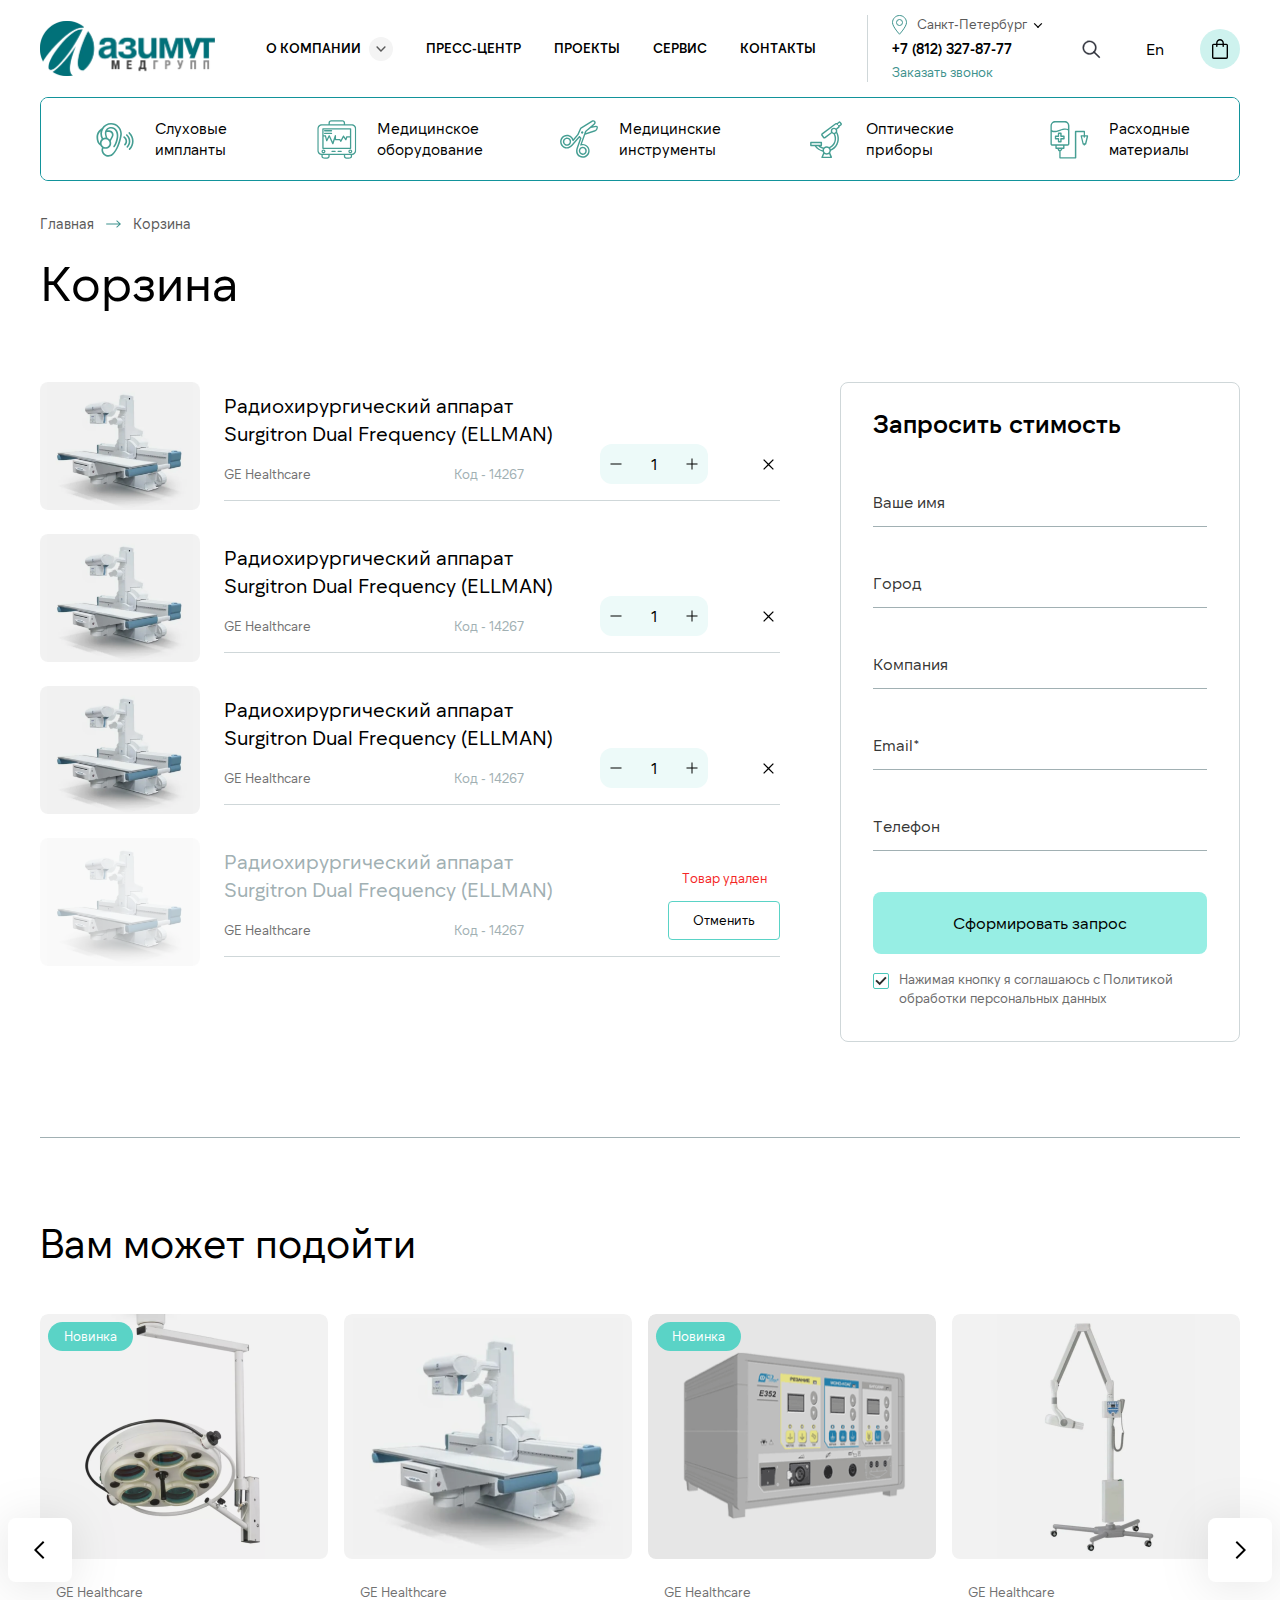
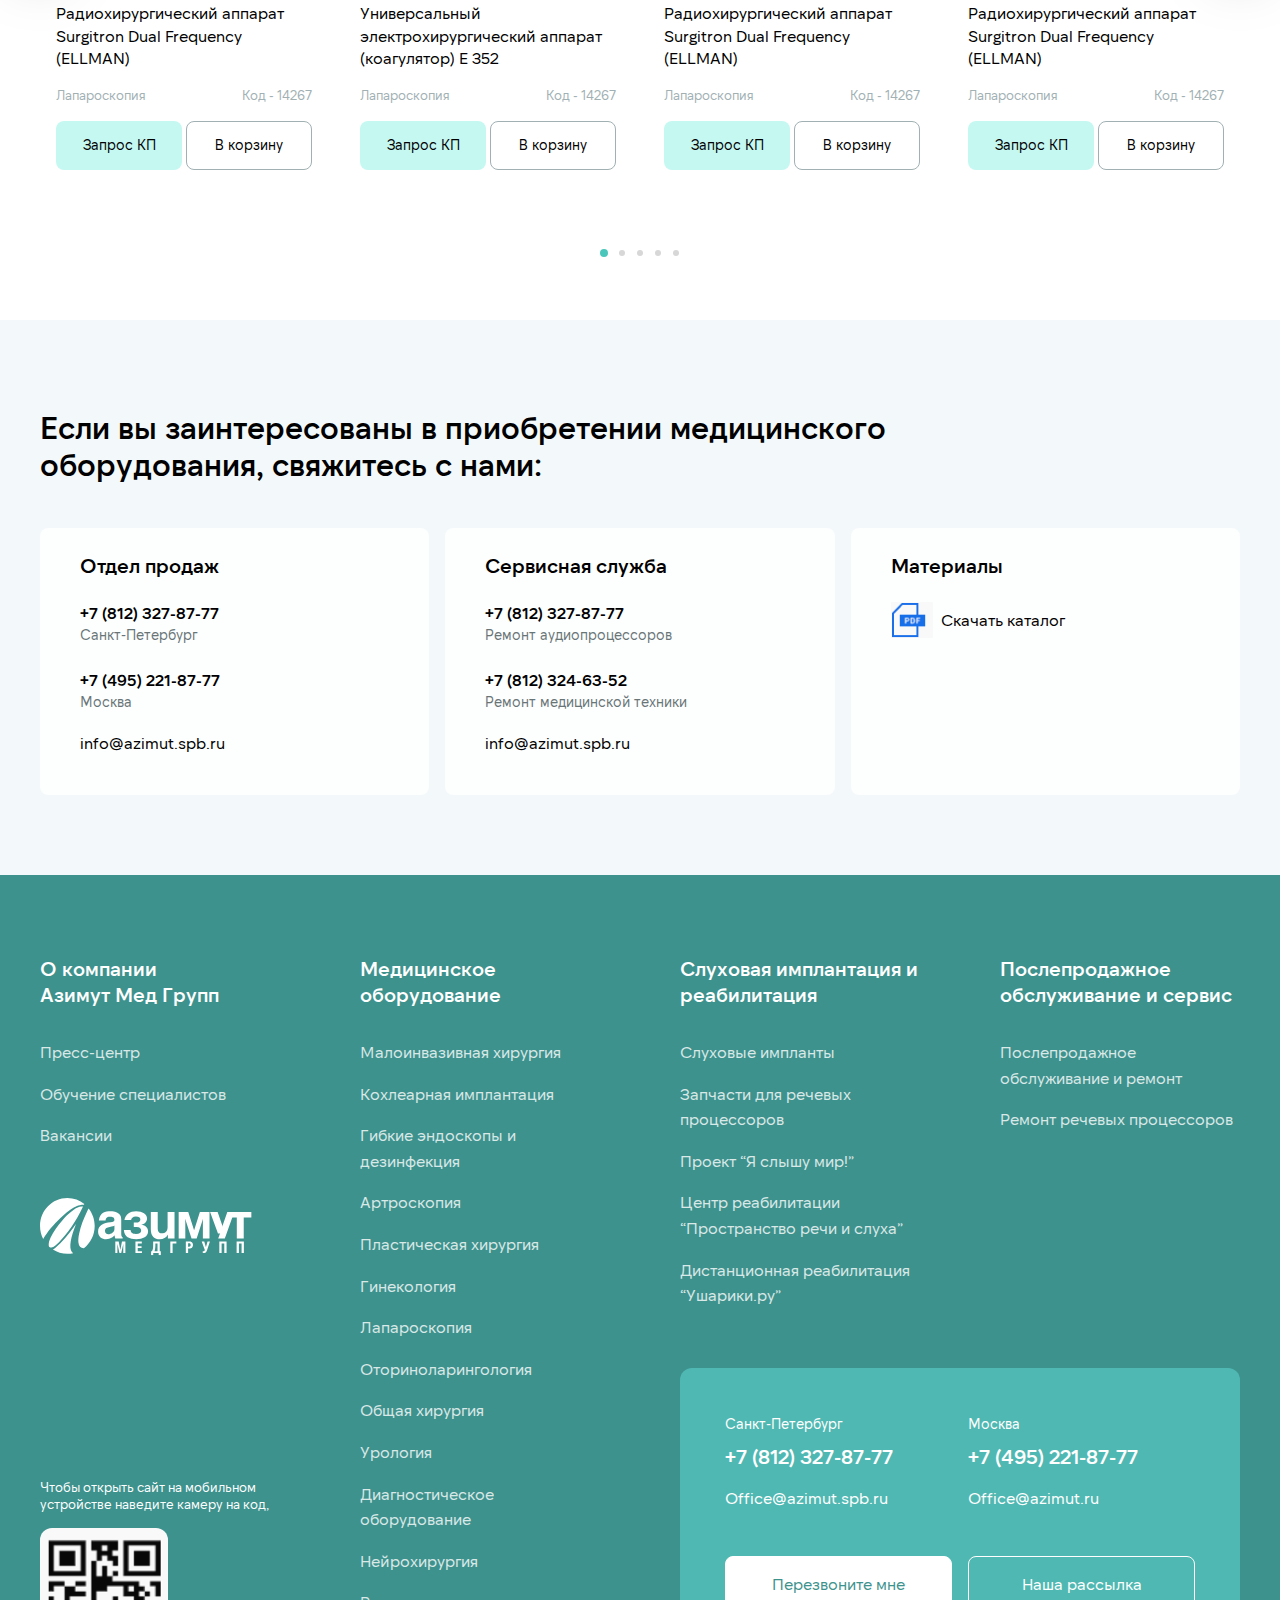
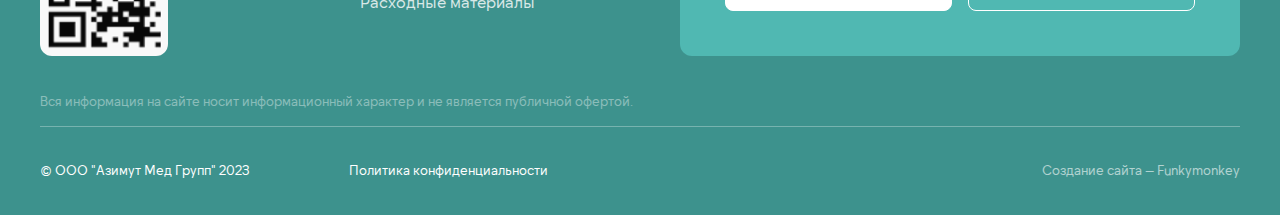
<file: cart.html>
<!DOCTYPE html>
<html lang="ru">
	<head>
	   <meta charset="UTF-8">
	   <meta http-equiv="X-UA-Compatible" content="IE=edge">
	   <meta name="viewport" content="width=device-width, initial-scale=1.0">
	   <meta name="format-detection" content="telephone=no">
	   <title>Azimut Med</title>
	   <link rel="stylesheet" href="css/nice-select2.css">
	   <link rel="stylesheet" href="https://cdn.jsdelivr.net/npm/swiper@11/swiper-bundle.min.css">
	   <link rel="stylesheet" href="css/style.css"> 
	</head>
	<body>
		<div class="wrapper">
			<header class="header">
				<div class="header__container">
					<div class="header__left">
						<a href="#" class="header__logo">
							<img src="img/logo.png" alt="">
						</a>
						<div data-da=".header__actions, 790, last" class="header__burger">
							<span></span>
						</div>
						<nav class="menu">
							<a href="activities.html" class="menu__catalog">
								Каталог продукции
							</a>
							<ul class="menu__list">
								<li class="menu__item hassublist">
									<a href="" class="menu__link">
										О компании
										<span>
											<svg xmlns="http://www.w3.org/2000/svg" width="10" height="6" viewBox="0 0 10 6" fill="none">
											  <path fill-rule="evenodd" clip-rule="evenodd" d="M1.63779 0.517597C1.34544 0.225254 0.871463 0.225254 0.57912 0.517597C0.286777 0.80994 0.286778 1.28392 0.579121 1.57626L3.94336 4.94051L3.94243 4.94144L5.00003 5.99903L9.41906 1.57999C9.71111 1.28795 9.71111 0.814447 9.41906 0.522401C9.12702 0.230355 8.65352 0.230354 8.36147 0.522401L5.00203 3.88184L1.63779 0.517597Z" fill="#5A5A5A"/>
											</svg>
										</span>
									</a>
									<ul>
										<li class="menu__item-main">
											<a href="#">
												<img src="img/header/arrow.svg" alt="">
												Компания
											</a>
										</li>
										<li><a href="aboutcompany.html">О нас</a></li>
										<li><a href="news.html">Новости</a></li>
										<li><a href="vacancies.html">Вакансии</a></li>
									</ul>
								</li>

								<li class="menu__item"><a href="presscenter.html" class="menu__link">Пресс-центр</a></li>
								<li class="menu__item"><a href="projects.html" class="menu__link">ПРОЕКТЫ</a></li>
								<li class="menu__item"><a href="services.html" class="menu__link">Сервис</a></li>
								<li class="menu__item"><a href="contacts.html" class="menu__link">Контакты</a></li>
							</ul>
							<a data-da=".menu, 790, 2" href="#" class="header__lang">
								En
							</a>
							<div class="header__column">
								<div class="header__column-wrap">
									<div class="header__city">
										<span>
											<img src="img/header/loc.svg" alt="">
											<b>Санкт-Петербург</b>					
											<img src="img/header/locarrow.svg" alt="">				
										</span>
										<div class="header__city-wrap">
											<div class="header__city-radio">
												<input checked type="radio" id="cityMobile1" name="cityMobile">
												<label for="cityMobile1">
													Санкт-Петербург
													<span></span>
												</label>
											</div>
											<div class="header__city-radio">
												<input type="radio" id="cityMobile2" name="cityMobile">
												<label for="cityMobile2">
													Москва
													<span></span>
												</label>
											</div>

										</div>
									</div>
									<div class="header__phone">
										+7 (812) 327-87-77
									</div>		
									<a href="mailto:Office@azimut.spb.ru" class="header__email">
										Office@azimut.spb.ru
									</a>						
								</div>
								<a href="#" class="header__call" data-topopup="#consultation">
									Заказать звонок
								</a>
							</div>
						</nav>
					</div>
					<div class="header__actions">
						<div class="header__column">
							<div class="header__column-wrap">
								<div class="header__city">
									<span>
										<img src="img/header/loc.svg" alt="">
										<b>Санкт-Петербург</b>					
										<img src="img/header/locarrow.svg" alt="">				
									</span>
									<div class="header__city-wrap">
										<div class="header__city-radio">
											<input checked type="radio" id="city1" name="city">
											<label for="city1">
												Санкт-Петербург
												<span></span>
											</label>
										</div>
										<div class="header__city-radio">
											<input type="radio" id="city2" name="city">
											<label for="city2">
												Москва
												<span></span>
											</label>
										</div>

									</div>
								</div>
								<div class="header__phone">
									+7 (812) 327-87-77
								</div>		
								<a href="mailto:Office@azimut.spb.ru" class="header__email">
									Office@azimut.spb.ru
								</a>						
							</div>
							<a href="#" class="header__call" data-topopup="#consultation">
								Заказать звонок
							</a>
						</div>
						<div  class="header__right">
							<a href="#" class="header__search">
								<img src="img/header/search.svg" alt="">
								<img src="img/header/close.svg" alt="">
							</a>
							<a href="#" class="header__lang">
								En
							</a>
							<a href="cart.html" class="header__cart">
								<img src="img/header/cart.svg" alt="">
							</a>
						</div>
					</div>
				</div>
				<div class="header-bottom">
					<div class="header-bottom__container">
						<div class="header-bottom__content">
							<div  class="header-bottom__card">
								<span>
									<img src="img/header/1.svg" alt="">
									Слуховые <br>импланты									
								</span>
								<div class="header-bottom__droplist">
									<div class="header-bottom__list">
										<ul>
											<li data-to="Малоинвазивная хирургия">
												<span>
													Малоинвазивная хирургия
													<svg xmlns="http://www.w3.org/2000/svg" width="13" height="13" viewBox="0 0 13 13" fill="none">
													<path d="M4.24268 9.89354L8.48468 5.65154L9.33321 6.50006L5.0912 10.7421L4.24268 9.89354Z" fill="#A1B0B3"/>
													<path d="M8.4846 7.34867L4.24283 3.10663L5.09135 2.2581L9.33321 6.50006L8.4846 7.34867Z" fill="#A1B0B3"/>
													</svg>
												</span>
											</li>
											<li data-to="Кохлеарная имплантация">
												<span>
													Кохлеарная имплантация
													<svg xmlns="http://www.w3.org/2000/svg" width="13" height="13" viewBox="0 0 13 13" fill="none">
													<path d="M4.24268 9.89354L8.48468 5.65154L9.33321 6.50006L5.0912 10.7421L4.24268 9.89354Z" fill="#A1B0B3"/>
													<path d="M8.4846 7.34867L4.24283 3.10663L5.09135 2.2581L9.33321 6.50006L8.4846 7.34867Z" fill="#A1B0B3"/>
													</svg>
												</span>
											</li>
											<li data-to="Гибкие эндоскопы и дезинфекция">
												<span>
													Гибкие эндоскопы и дезинфекция
													<svg xmlns="http://www.w3.org/2000/svg" width="13" height="13" viewBox="0 0 13 13" fill="none">
													<path d="M4.24268 9.89354L8.48468 5.65154L9.33321 6.50006L5.0912 10.7421L4.24268 9.89354Z" fill="#A1B0B3"/>
													<path d="M8.4846 7.34867L4.24283 3.10663L5.09135 2.2581L9.33321 6.50006L8.4846 7.34867Z" fill="#A1B0B3"/>
													</svg>
												</span>
											</li>
											<li data-to="Артроскопия">
												<span>
													Артроскопия
													<svg xmlns="http://www.w3.org/2000/svg" width="13" height="13" viewBox="0 0 13 13" fill="none">
													<path d="M4.24268 9.89354L8.48468 5.65154L9.33321 6.50006L5.0912 10.7421L4.24268 9.89354Z" fill="#A1B0B3"/>
													<path d="M8.4846 7.34867L4.24283 3.10663L5.09135 2.2581L9.33321 6.50006L8.4846 7.34867Z" fill="#A1B0B3"/>
													</svg>
												</span>
											</li>
											<li data-to="Пластическая хирургия">
												<span>
													Пластическая хирургия
													<svg xmlns="http://www.w3.org/2000/svg" width="13" height="13" viewBox="0 0 13 13" fill="none">
													<path d="M4.24268 9.89354L8.48468 5.65154L9.33321 6.50006L5.0912 10.7421L4.24268 9.89354Z" fill="#A1B0B3"/>
													<path d="M8.4846 7.34867L4.24283 3.10663L5.09135 2.2581L9.33321 6.50006L8.4846 7.34867Z" fill="#A1B0B3"/>
													</svg>
												</span>
											</li>
											<li data-to="Гинекология">
												<span>
													Гинекология
													<svg xmlns="http://www.w3.org/2000/svg" width="13" height="13" viewBox="0 0 13 13" fill="none">
													<path d="M4.24268 9.89354L8.48468 5.65154L9.33321 6.50006L5.0912 10.7421L4.24268 9.89354Z" fill="#A1B0B3"/>
													<path d="M8.4846 7.34867L4.24283 3.10663L5.09135 2.2581L9.33321 6.50006L8.4846 7.34867Z" fill="#A1B0B3"/>
													</svg>
												</span>
											</li>
											<li data-to="Лапароскопия">
												<span>
													Лапароскопия
													<svg xmlns="http://www.w3.org/2000/svg" width="13" height="13" viewBox="0 0 13 13" fill="none">
													<path d="M4.24268 9.89354L8.48468 5.65154L9.33321 6.50006L5.0912 10.7421L4.24268 9.89354Z" fill="#A1B0B3"/>
													<path d="M8.4846 7.34867L4.24283 3.10663L5.09135 2.2581L9.33321 6.50006L8.4846 7.34867Z" fill="#A1B0B3"/>
													</svg>
												</span>
											</li>
											<li data-to="Оториноларингология">
												<span>
													Оториноларингология
													<svg xmlns="http://www.w3.org/2000/svg" width="13" height="13" viewBox="0 0 13 13" fill="none">
													<path d="M4.24268 9.89354L8.48468 5.65154L9.33321 6.50006L5.0912 10.7421L4.24268 9.89354Z" fill="#A1B0B3"/>
													<path d="M8.4846 7.34867L4.24283 3.10663L5.09135 2.2581L9.33321 6.50006L8.4846 7.34867Z" fill="#A1B0B3"/>
													</svg>
												</span>
											</li>
											<li data-to="Общая хирургия">
												<span>
													Общая хирургия
													<svg xmlns="http://www.w3.org/2000/svg" width="13" height="13" viewBox="0 0 13 13" fill="none">
													<path d="M4.24268 9.89354L8.48468 5.65154L9.33321 6.50006L5.0912 10.7421L4.24268 9.89354Z" fill="#A1B0B3"/>
													<path d="M8.4846 7.34867L4.24283 3.10663L5.09135 2.2581L9.33321 6.50006L8.4846 7.34867Z" fill="#A1B0B3"/>
													</svg>
												</span>
											</li>
											<li data-to="Урология">
												<span>
													Урология
													<svg xmlns="http://www.w3.org/2000/svg" width="13" height="13" viewBox="0 0 13 13" fill="none">
													<path d="M4.24268 9.89354L8.48468 5.65154L9.33321 6.50006L5.0912 10.7421L4.24268 9.89354Z" fill="#A1B0B3"/>
													<path d="M8.4846 7.34867L4.24283 3.10663L5.09135 2.2581L9.33321 6.50006L8.4846 7.34867Z" fill="#A1B0B3"/>
													</svg>
												</span>
											</li>
											<li data-to="Диагностическое оборудование">
												<span>
													Диагностическое оборудование
													<svg xmlns="http://www.w3.org/2000/svg" width="13" height="13" viewBox="0 0 13 13" fill="none">
													<path d="M4.24268 9.89354L8.48468 5.65154L9.33321 6.50006L5.0912 10.7421L4.24268 9.89354Z" fill="#A1B0B3"/>
													<path d="M8.4846 7.34867L4.24283 3.10663L5.09135 2.2581L9.33321 6.50006L8.4846 7.34867Z" fill="#A1B0B3"/>
													</svg>
												</span>
											</li>
											<li data-to="Нейрохирургия">
												<span>
													Нейрохирургия
													<svg xmlns="http://www.w3.org/2000/svg" width="13" height="13" viewBox="0 0 13 13" fill="none">
													<path d="M4.24268 9.89354L8.48468 5.65154L9.33321 6.50006L5.0912 10.7421L4.24268 9.89354Z" fill="#A1B0B3"/>
													<path d="M8.4846 7.34867L4.24283 3.10663L5.09135 2.2581L9.33321 6.50006L8.4846 7.34867Z" fill="#A1B0B3"/>
													</svg>
												</span>
											</li>
										</ul>										
									</div>
									<div class="header-bottom__list">
										<ul data-this="Малоинвазивная хирургия">
											<b>Малоинвазивная хирургия</b>
											<li data-to="Приборы и оборудование">
												<span>
													Приборы и оборудование
													<svg xmlns="http://www.w3.org/2000/svg" width="13" height="13" viewBox="0 0 13 13" fill="none">
													<path d="M4.24268 9.89354L8.48468 5.65154L9.33321 6.50006L5.0912 10.7421L4.24268 9.89354Z" fill="#A1B0B3"/>
													<path d="M8.4846 7.34867L4.24283 3.10663L5.09135 2.2581L9.33321 6.50006L8.4846 7.34867Z" fill="#A1B0B3"/>
													</svg>														
												</span>
											</li>
											<li data-to="Оптические приборы">
												<span>
													Оптические приборы
													<svg xmlns="http://www.w3.org/2000/svg" width="13" height="13" viewBox="0 0 13 13" fill="none">
													<path d="M4.24268 9.89354L8.48468 5.65154L9.33321 6.50006L5.0912 10.7421L4.24268 9.89354Z" fill="#A1B0B3"/>
													<path d="M8.4846 7.34867L4.24283 3.10663L5.09135 2.2581L9.33321 6.50006L8.4846 7.34867Z" fill="#A1B0B3"/>
													</svg>														
												</span>
											</li>											
											<li data-to="Инструменты">
												<span>
													Инструменты
													<svg xmlns="http://www.w3.org/2000/svg" width="13" height="13" viewBox="0 0 13 13" fill="none">
													<path d="M4.24268 9.89354L8.48468 5.65154L9.33321 6.50006L5.0912 10.7421L4.24268 9.89354Z" fill="#A1B0B3"/>
													<path d="M8.4846 7.34867L4.24283 3.10663L5.09135 2.2581L9.33321 6.50006L8.4846 7.34867Z" fill="#A1B0B3"/>
													</svg>														
												</span>
											</li>		
											<li data-to="Расходные материалы">
												<span>
													Расходные материалы
													<svg xmlns="http://www.w3.org/2000/svg" width="13" height="13" viewBox="0 0 13 13" fill="none">
													<path d="M4.24268 9.89354L8.48468 5.65154L9.33321 6.50006L5.0912 10.7421L4.24268 9.89354Z" fill="#A1B0B3"/>
													<path d="M8.4846 7.34867L4.24283 3.10663L5.09135 2.2581L9.33321 6.50006L8.4846 7.34867Z" fill="#A1B0B3"/>
													</svg>														
												</span>
											</li>		
											<li data-to="Наборы инструментов и оборудования">
												<span>
													Наборы инструментов и оборудования
													<svg xmlns="http://www.w3.org/2000/svg" width="13" height="13" viewBox="0 0 13 13" fill="none">
													<path d="M4.24268 9.89354L8.48468 5.65154L9.33321 6.50006L5.0912 10.7421L4.24268 9.89354Z" fill="#A1B0B3"/>
													<path d="M8.4846 7.34867L4.24283 3.10663L5.09135 2.2581L9.33321 6.50006L8.4846 7.34867Z" fill="#A1B0B3"/>
													</svg>														
												</span>
											</li>		
										</ul>		
										<ul data-this="Кохлеарная имплантация">
											<b>Кохлеарная имплантация</b>
											<li data-to="Приборы и оборудование">
												<span>
													Приборы и оборудование
													<svg xmlns="http://www.w3.org/2000/svg" width="13" height="13" viewBox="0 0 13 13" fill="none">
													<path d="M4.24268 9.89354L8.48468 5.65154L9.33321 6.50006L5.0912 10.7421L4.24268 9.89354Z" fill="#A1B0B3"/>
													<path d="M8.4846 7.34867L4.24283 3.10663L5.09135 2.2581L9.33321 6.50006L8.4846 7.34867Z" fill="#A1B0B3"/>
													</svg>														
												</span>
											</li>
											<li data-to="Оптические приборы">
												<span>
													Оптические приборы
													<svg xmlns="http://www.w3.org/2000/svg" width="13" height="13" viewBox="0 0 13 13" fill="none">
													<path d="M4.24268 9.89354L8.48468 5.65154L9.33321 6.50006L5.0912 10.7421L4.24268 9.89354Z" fill="#A1B0B3"/>
													<path d="M8.4846 7.34867L4.24283 3.10663L5.09135 2.2581L9.33321 6.50006L8.4846 7.34867Z" fill="#A1B0B3"/>
													</svg>														
												</span>
											</li>											
											<li data-to="Инструменты">
												<span>
													Инструменты
													<svg xmlns="http://www.w3.org/2000/svg" width="13" height="13" viewBox="0 0 13 13" fill="none">
													<path d="M4.24268 9.89354L8.48468 5.65154L9.33321 6.50006L5.0912 10.7421L4.24268 9.89354Z" fill="#A1B0B3"/>
													<path d="M8.4846 7.34867L4.24283 3.10663L5.09135 2.2581L9.33321 6.50006L8.4846 7.34867Z" fill="#A1B0B3"/>
													</svg>														
												</span>
											</li>		
											<li data-to="Расходные материалы">
												<span>
													Расходные материалы
													<svg xmlns="http://www.w3.org/2000/svg" width="13" height="13" viewBox="0 0 13 13" fill="none">
													<path d="M4.24268 9.89354L8.48468 5.65154L9.33321 6.50006L5.0912 10.7421L4.24268 9.89354Z" fill="#A1B0B3"/>
													<path d="M8.4846 7.34867L4.24283 3.10663L5.09135 2.2581L9.33321 6.50006L8.4846 7.34867Z" fill="#A1B0B3"/>
													</svg>														
												</span>
											</li>		
											<li data-to="Наборы инструментов и оборудования">
												<span>
													Наборы инструментов и оборудования
													<svg xmlns="http://www.w3.org/2000/svg" width="13" height="13" viewBox="0 0 13 13" fill="none">
													<path d="M4.24268 9.89354L8.48468 5.65154L9.33321 6.50006L5.0912 10.7421L4.24268 9.89354Z" fill="#A1B0B3"/>
													<path d="M8.4846 7.34867L4.24283 3.10663L5.09135 2.2581L9.33321 6.50006L8.4846 7.34867Z" fill="#A1B0B3"/>
													</svg>														
												</span>
											</li>		
										</ul>			
										<ul data-this="Гибкие эндоскопы и дезинфекция">
											<b>Гибкие эндоскопы и дезинфекция</b>
											<li data-to="Приборы и оборудование">
												<span>
													Приборы и оборудование
													<svg xmlns="http://www.w3.org/2000/svg" width="13" height="13" viewBox="0 0 13 13" fill="none">
													<path d="M4.24268 9.89354L8.48468 5.65154L9.33321 6.50006L5.0912 10.7421L4.24268 9.89354Z" fill="#A1B0B3"/>
													<path d="M8.4846 7.34867L4.24283 3.10663L5.09135 2.2581L9.33321 6.50006L8.4846 7.34867Z" fill="#A1B0B3"/>
													</svg>														
												</span>
											</li>
											<li data-to="Оптические приборы">
												<span>
													Оптические приборы
													<svg xmlns="http://www.w3.org/2000/svg" width="13" height="13" viewBox="0 0 13 13" fill="none">
													<path d="M4.24268 9.89354L8.48468 5.65154L9.33321 6.50006L5.0912 10.7421L4.24268 9.89354Z" fill="#A1B0B3"/>
													<path d="M8.4846 7.34867L4.24283 3.10663L5.09135 2.2581L9.33321 6.50006L8.4846 7.34867Z" fill="#A1B0B3"/>
													</svg>														
												</span>
											</li>											
											<li data-to="Инструменты">
												<span>
													Инструменты
													<svg xmlns="http://www.w3.org/2000/svg" width="13" height="13" viewBox="0 0 13 13" fill="none">
													<path d="M4.24268 9.89354L8.48468 5.65154L9.33321 6.50006L5.0912 10.7421L4.24268 9.89354Z" fill="#A1B0B3"/>
													<path d="M8.4846 7.34867L4.24283 3.10663L5.09135 2.2581L9.33321 6.50006L8.4846 7.34867Z" fill="#A1B0B3"/>
													</svg>														
												</span>
											</li>		
											<li data-to="Расходные материалы">
												<span>
													Расходные материалы
													<svg xmlns="http://www.w3.org/2000/svg" width="13" height="13" viewBox="0 0 13 13" fill="none">
													<path d="M4.24268 9.89354L8.48468 5.65154L9.33321 6.50006L5.0912 10.7421L4.24268 9.89354Z" fill="#A1B0B3"/>
													<path d="M8.4846 7.34867L4.24283 3.10663L5.09135 2.2581L9.33321 6.50006L8.4846 7.34867Z" fill="#A1B0B3"/>
													</svg>														
												</span>
											</li>		
											<li data-to="Наборы инструментов и оборудования">
												<span>
													Наборы инструментов и оборудования
													<svg xmlns="http://www.w3.org/2000/svg" width="13" height="13" viewBox="0 0 13 13" fill="none">
													<path d="M4.24268 9.89354L8.48468 5.65154L9.33321 6.50006L5.0912 10.7421L4.24268 9.89354Z" fill="#A1B0B3"/>
													<path d="M8.4846 7.34867L4.24283 3.10663L5.09135 2.2581L9.33321 6.50006L8.4846 7.34867Z" fill="#A1B0B3"/>
													</svg>														
												</span>
											</li>		
										</ul>												
										<ul data-this="Артроскопия">
											<b>Артроскопия</b>
											<li data-to="Приборы и оборудование">
												<span>
													Приборы и оборудование
													<svg xmlns="http://www.w3.org/2000/svg" width="13" height="13" viewBox="0 0 13 13" fill="none">
													<path d="M4.24268 9.89354L8.48468 5.65154L9.33321 6.50006L5.0912 10.7421L4.24268 9.89354Z" fill="#A1B0B3"/>
													<path d="M8.4846 7.34867L4.24283 3.10663L5.09135 2.2581L9.33321 6.50006L8.4846 7.34867Z" fill="#A1B0B3"/>
													</svg>														
												</span>
											</li>
											<li data-to="Оптические приборы">
												<span>
													Оптические приборы
													<svg xmlns="http://www.w3.org/2000/svg" width="13" height="13" viewBox="0 0 13 13" fill="none">
													<path d="M4.24268 9.89354L8.48468 5.65154L9.33321 6.50006L5.0912 10.7421L4.24268 9.89354Z" fill="#A1B0B3"/>
													<path d="M8.4846 7.34867L4.24283 3.10663L5.09135 2.2581L9.33321 6.50006L8.4846 7.34867Z" fill="#A1B0B3"/>
													</svg>														
												</span>
											</li>											
											<li data-to="Инструменты">
												<span>
													Инструменты
													<svg xmlns="http://www.w3.org/2000/svg" width="13" height="13" viewBox="0 0 13 13" fill="none">
													<path d="M4.24268 9.89354L8.48468 5.65154L9.33321 6.50006L5.0912 10.7421L4.24268 9.89354Z" fill="#A1B0B3"/>
													<path d="M8.4846 7.34867L4.24283 3.10663L5.09135 2.2581L9.33321 6.50006L8.4846 7.34867Z" fill="#A1B0B3"/>
													</svg>														
												</span>
											</li>		
											<li data-to="Расходные материалы">
												<span>
													Расходные материалы
													<svg xmlns="http://www.w3.org/2000/svg" width="13" height="13" viewBox="0 0 13 13" fill="none">
													<path d="M4.24268 9.89354L8.48468 5.65154L9.33321 6.50006L5.0912 10.7421L4.24268 9.89354Z" fill="#A1B0B3"/>
													<path d="M8.4846 7.34867L4.24283 3.10663L5.09135 2.2581L9.33321 6.50006L8.4846 7.34867Z" fill="#A1B0B3"/>
													</svg>														
												</span>
											</li>		
											<li data-to="Наборы инструментов и оборудования">
												<span>
													Наборы инструментов и оборудования
													<svg xmlns="http://www.w3.org/2000/svg" width="13" height="13" viewBox="0 0 13 13" fill="none">
													<path d="M4.24268 9.89354L8.48468 5.65154L9.33321 6.50006L5.0912 10.7421L4.24268 9.89354Z" fill="#A1B0B3"/>
													<path d="M8.4846 7.34867L4.24283 3.10663L5.09135 2.2581L9.33321 6.50006L8.4846 7.34867Z" fill="#A1B0B3"/>
													</svg>														
												</span>
											</li>		
										</ul>		
										<ul data-this="Пластическая хирургия">
											<b>Пластическая хирургия</b>
											<li data-to="Приборы и оборудование">
												<span>
													Приборы и оборудование
													<svg xmlns="http://www.w3.org/2000/svg" width="13" height="13" viewBox="0 0 13 13" fill="none">
													<path d="M4.24268 9.89354L8.48468 5.65154L9.33321 6.50006L5.0912 10.7421L4.24268 9.89354Z" fill="#A1B0B3"/>
													<path d="M8.4846 7.34867L4.24283 3.10663L5.09135 2.2581L9.33321 6.50006L8.4846 7.34867Z" fill="#A1B0B3"/>
													</svg>														
												</span>
											</li>
											<li data-to="Оптические приборы">
												<span>
													Оптические приборы
													<svg xmlns="http://www.w3.org/2000/svg" width="13" height="13" viewBox="0 0 13 13" fill="none">
													<path d="M4.24268 9.89354L8.48468 5.65154L9.33321 6.50006L5.0912 10.7421L4.24268 9.89354Z" fill="#A1B0B3"/>
													<path d="M8.4846 7.34867L4.24283 3.10663L5.09135 2.2581L9.33321 6.50006L8.4846 7.34867Z" fill="#A1B0B3"/>
													</svg>														
												</span>
											</li>											
											<li data-to="Инструменты">
												<span>
													Инструменты
													<svg xmlns="http://www.w3.org/2000/svg" width="13" height="13" viewBox="0 0 13 13" fill="none">
													<path d="M4.24268 9.89354L8.48468 5.65154L9.33321 6.50006L5.0912 10.7421L4.24268 9.89354Z" fill="#A1B0B3"/>
													<path d="M8.4846 7.34867L4.24283 3.10663L5.09135 2.2581L9.33321 6.50006L8.4846 7.34867Z" fill="#A1B0B3"/>
													</svg>														
												</span>
											</li>		
											<li data-to="Расходные материалы">
												<span>
													Расходные материалы
													<svg xmlns="http://www.w3.org/2000/svg" width="13" height="13" viewBox="0 0 13 13" fill="none">
													<path d="M4.24268 9.89354L8.48468 5.65154L9.33321 6.50006L5.0912 10.7421L4.24268 9.89354Z" fill="#A1B0B3"/>
													<path d="M8.4846 7.34867L4.24283 3.10663L5.09135 2.2581L9.33321 6.50006L8.4846 7.34867Z" fill="#A1B0B3"/>
													</svg>														
												</span>
											</li>		
											<li data-to="Наборы инструментов и оборудования">
												<span>
													Наборы инструментов и оборудования
													<svg xmlns="http://www.w3.org/2000/svg" width="13" height="13" viewBox="0 0 13 13" fill="none">
													<path d="M4.24268 9.89354L8.48468 5.65154L9.33321 6.50006L5.0912 10.7421L4.24268 9.89354Z" fill="#A1B0B3"/>
													<path d="M8.4846 7.34867L4.24283 3.10663L5.09135 2.2581L9.33321 6.50006L8.4846 7.34867Z" fill="#A1B0B3"/>
													</svg>														
												</span>
											</li>		
										</ul>												
										<ul data-this="Гинекология">
											<b>Гинекология</b>
											<li data-to="Приборы и оборудование">
												<span>
													Приборы и оборудование
													<svg xmlns="http://www.w3.org/2000/svg" width="13" height="13" viewBox="0 0 13 13" fill="none">
													<path d="M4.24268 9.89354L8.48468 5.65154L9.33321 6.50006L5.0912 10.7421L4.24268 9.89354Z" fill="#A1B0B3"/>
													<path d="M8.4846 7.34867L4.24283 3.10663L5.09135 2.2581L9.33321 6.50006L8.4846 7.34867Z" fill="#A1B0B3"/>
													</svg>														
												</span>
											</li>
											<li data-to="Оптические приборы">
												<span>
													Оптические приборы
													<svg xmlns="http://www.w3.org/2000/svg" width="13" height="13" viewBox="0 0 13 13" fill="none">
													<path d="M4.24268 9.89354L8.48468 5.65154L9.33321 6.50006L5.0912 10.7421L4.24268 9.89354Z" fill="#A1B0B3"/>
													<path d="M8.4846 7.34867L4.24283 3.10663L5.09135 2.2581L9.33321 6.50006L8.4846 7.34867Z" fill="#A1B0B3"/>
													</svg>														
												</span>
											</li>											
											<li data-to="Инструменты">
												<span>
													Инструменты
													<svg xmlns="http://www.w3.org/2000/svg" width="13" height="13" viewBox="0 0 13 13" fill="none">
													<path d="M4.24268 9.89354L8.48468 5.65154L9.33321 6.50006L5.0912 10.7421L4.24268 9.89354Z" fill="#A1B0B3"/>
													<path d="M8.4846 7.34867L4.24283 3.10663L5.09135 2.2581L9.33321 6.50006L8.4846 7.34867Z" fill="#A1B0B3"/>
													</svg>														
												</span>
											</li>		
											<li data-to="Расходные материалы">
												<span>
													Расходные материалы
													<svg xmlns="http://www.w3.org/2000/svg" width="13" height="13" viewBox="0 0 13 13" fill="none">
													<path d="M4.24268 9.89354L8.48468 5.65154L9.33321 6.50006L5.0912 10.7421L4.24268 9.89354Z" fill="#A1B0B3"/>
													<path d="M8.4846 7.34867L4.24283 3.10663L5.09135 2.2581L9.33321 6.50006L8.4846 7.34867Z" fill="#A1B0B3"/>
													</svg>														
												</span>
											</li>		
											<li data-to="Наборы инструментов и оборудования">
												<span>
													Наборы инструментов и оборудования
													<svg xmlns="http://www.w3.org/2000/svg" width="13" height="13" viewBox="0 0 13 13" fill="none">
													<path d="M4.24268 9.89354L8.48468 5.65154L9.33321 6.50006L5.0912 10.7421L4.24268 9.89354Z" fill="#A1B0B3"/>
													<path d="M8.4846 7.34867L4.24283 3.10663L5.09135 2.2581L9.33321 6.50006L8.4846 7.34867Z" fill="#A1B0B3"/>
													</svg>														
												</span>
											</li>		
										</ul>																				
										<ul data-this="Лапароскопия">
											<b>Лапароскопия</b>
											<li data-to="Приборы и оборудование">
												<span>
													Приборы и оборудование
													<svg xmlns="http://www.w3.org/2000/svg" width="13" height="13" viewBox="0 0 13 13" fill="none">
													<path d="M4.24268 9.89354L8.48468 5.65154L9.33321 6.50006L5.0912 10.7421L4.24268 9.89354Z" fill="#A1B0B3"/>
													<path d="M8.4846 7.34867L4.24283 3.10663L5.09135 2.2581L9.33321 6.50006L8.4846 7.34867Z" fill="#A1B0B3"/>
													</svg>														
												</span>
											</li>
											<li data-to="Оптические приборы">
												<span>
													Оптические приборы
													<svg xmlns="http://www.w3.org/2000/svg" width="13" height="13" viewBox="0 0 13 13" fill="none">
													<path d="M4.24268 9.89354L8.48468 5.65154L9.33321 6.50006L5.0912 10.7421L4.24268 9.89354Z" fill="#A1B0B3"/>
													<path d="M8.4846 7.34867L4.24283 3.10663L5.09135 2.2581L9.33321 6.50006L8.4846 7.34867Z" fill="#A1B0B3"/>
													</svg>														
												</span>
											</li>											
											<li data-to="Инструменты">
												<span>
													Инструменты
													<svg xmlns="http://www.w3.org/2000/svg" width="13" height="13" viewBox="0 0 13 13" fill="none">
													<path d="M4.24268 9.89354L8.48468 5.65154L9.33321 6.50006L5.0912 10.7421L4.24268 9.89354Z" fill="#A1B0B3"/>
													<path d="M8.4846 7.34867L4.24283 3.10663L5.09135 2.2581L9.33321 6.50006L8.4846 7.34867Z" fill="#A1B0B3"/>
													</svg>														
												</span>
											</li>		
											<li data-to="Расходные материалы">
												<span>
													Расходные материалы
													<svg xmlns="http://www.w3.org/2000/svg" width="13" height="13" viewBox="0 0 13 13" fill="none">
													<path d="M4.24268 9.89354L8.48468 5.65154L9.33321 6.50006L5.0912 10.7421L4.24268 9.89354Z" fill="#A1B0B3"/>
													<path d="M8.4846 7.34867L4.24283 3.10663L5.09135 2.2581L9.33321 6.50006L8.4846 7.34867Z" fill="#A1B0B3"/>
													</svg>														
												</span>
											</li>		
											<li data-to="Наборы инструментов и оборудования">
												<span>
													Наборы инструментов и оборудования
													<svg xmlns="http://www.w3.org/2000/svg" width="13" height="13" viewBox="0 0 13 13" fill="none">
													<path d="M4.24268 9.89354L8.48468 5.65154L9.33321 6.50006L5.0912 10.7421L4.24268 9.89354Z" fill="#A1B0B3"/>
													<path d="M8.4846 7.34867L4.24283 3.10663L5.09135 2.2581L9.33321 6.50006L8.4846 7.34867Z" fill="#A1B0B3"/>
													</svg>														
												</span>
											</li>		
										</ul>		
										<ul data-this="Оториноларингология">
											<b>Оториноларингология</b>
											<li data-to="Приборы и оборудование">
												<span>
													Приборы и оборудование
													<svg xmlns="http://www.w3.org/2000/svg" width="13" height="13" viewBox="0 0 13 13" fill="none">
													<path d="M4.24268 9.89354L8.48468 5.65154L9.33321 6.50006L5.0912 10.7421L4.24268 9.89354Z" fill="#A1B0B3"/>
													<path d="M8.4846 7.34867L4.24283 3.10663L5.09135 2.2581L9.33321 6.50006L8.4846 7.34867Z" fill="#A1B0B3"/>
													</svg>														
												</span>
											</li>
											<li data-to="Оптические приборы">
												<span>
													Оптические приборы
													<svg xmlns="http://www.w3.org/2000/svg" width="13" height="13" viewBox="0 0 13 13" fill="none">
													<path d="M4.24268 9.89354L8.48468 5.65154L9.33321 6.50006L5.0912 10.7421L4.24268 9.89354Z" fill="#A1B0B3"/>
													<path d="M8.4846 7.34867L4.24283 3.10663L5.09135 2.2581L9.33321 6.50006L8.4846 7.34867Z" fill="#A1B0B3"/>
													</svg>														
												</span>
											</li>											
											<li data-to="Инструменты">
												<span>
													Инструменты
													<svg xmlns="http://www.w3.org/2000/svg" width="13" height="13" viewBox="0 0 13 13" fill="none">
													<path d="M4.24268 9.89354L8.48468 5.65154L9.33321 6.50006L5.0912 10.7421L4.24268 9.89354Z" fill="#A1B0B3"/>
													<path d="M8.4846 7.34867L4.24283 3.10663L5.09135 2.2581L9.33321 6.50006L8.4846 7.34867Z" fill="#A1B0B3"/>
													</svg>														
												</span>
											</li>		
											<li data-to="Расходные материалы">
												<span>
													Расходные материалы
													<svg xmlns="http://www.w3.org/2000/svg" width="13" height="13" viewBox="0 0 13 13" fill="none">
													<path d="M4.24268 9.89354L8.48468 5.65154L9.33321 6.50006L5.0912 10.7421L4.24268 9.89354Z" fill="#A1B0B3"/>
													<path d="M8.4846 7.34867L4.24283 3.10663L5.09135 2.2581L9.33321 6.50006L8.4846 7.34867Z" fill="#A1B0B3"/>
													</svg>														
												</span>
											</li>		
											<li data-to="Наборы инструментов и оборудования">
												<span>
													Наборы инструментов и оборудования
													<svg xmlns="http://www.w3.org/2000/svg" width="13" height="13" viewBox="0 0 13 13" fill="none">
													<path d="M4.24268 9.89354L8.48468 5.65154L9.33321 6.50006L5.0912 10.7421L4.24268 9.89354Z" fill="#A1B0B3"/>
													<path d="M8.4846 7.34867L4.24283 3.10663L5.09135 2.2581L9.33321 6.50006L8.4846 7.34867Z" fill="#A1B0B3"/>
													</svg>														
												</span>
											</li>		
										</ul>																				
										<ul data-this="Общая хирургия">
											<b>Общая хирургия</b>
											<li data-to="Приборы и оборудование">
												<span>
													Приборы и оборудование
													<svg xmlns="http://www.w3.org/2000/svg" width="13" height="13" viewBox="0 0 13 13" fill="none">
													<path d="M4.24268 9.89354L8.48468 5.65154L9.33321 6.50006L5.0912 10.7421L4.24268 9.89354Z" fill="#A1B0B3"/>
													<path d="M8.4846 7.34867L4.24283 3.10663L5.09135 2.2581L9.33321 6.50006L8.4846 7.34867Z" fill="#A1B0B3"/>
													</svg>														
												</span>
											</li>
											<li data-to="Оптические приборы">
												<span>
													Оптические приборы
													<svg xmlns="http://www.w3.org/2000/svg" width="13" height="13" viewBox="0 0 13 13" fill="none">
													<path d="M4.24268 9.89354L8.48468 5.65154L9.33321 6.50006L5.0912 10.7421L4.24268 9.89354Z" fill="#A1B0B3"/>
													<path d="M8.4846 7.34867L4.24283 3.10663L5.09135 2.2581L9.33321 6.50006L8.4846 7.34867Z" fill="#A1B0B3"/>
													</svg>														
												</span>
											</li>											
											<li data-to="Инструменты">
												<span>
													Инструменты
													<svg xmlns="http://www.w3.org/2000/svg" width="13" height="13" viewBox="0 0 13 13" fill="none">
													<path d="M4.24268 9.89354L8.48468 5.65154L9.33321 6.50006L5.0912 10.7421L4.24268 9.89354Z" fill="#A1B0B3"/>
													<path d="M8.4846 7.34867L4.24283 3.10663L5.09135 2.2581L9.33321 6.50006L8.4846 7.34867Z" fill="#A1B0B3"/>
													</svg>														
												</span>
											</li>		
											<li data-to="Расходные материалы">
												<span>
													Расходные материалы
													<svg xmlns="http://www.w3.org/2000/svg" width="13" height="13" viewBox="0 0 13 13" fill="none">
													<path d="M4.24268 9.89354L8.48468 5.65154L9.33321 6.50006L5.0912 10.7421L4.24268 9.89354Z" fill="#A1B0B3"/>
													<path d="M8.4846 7.34867L4.24283 3.10663L5.09135 2.2581L9.33321 6.50006L8.4846 7.34867Z" fill="#A1B0B3"/>
													</svg>														
												</span>
											</li>		
											<li data-to="Наборы инструментов и оборудования">
												<span>
													Наборы инструментов и оборудования
													<svg xmlns="http://www.w3.org/2000/svg" width="13" height="13" viewBox="0 0 13 13" fill="none">
													<path d="M4.24268 9.89354L8.48468 5.65154L9.33321 6.50006L5.0912 10.7421L4.24268 9.89354Z" fill="#A1B0B3"/>
													<path d="M8.4846 7.34867L4.24283 3.10663L5.09135 2.2581L9.33321 6.50006L8.4846 7.34867Z" fill="#A1B0B3"/>
													</svg>														
												</span>
											</li>		
										</ul>		
										<ul data-this="Урология">
											<b>Урология</b>
											<li data-to="Приборы и оборудование">
												<span>
													Приборы и оборудование
													<svg xmlns="http://www.w3.org/2000/svg" width="13" height="13" viewBox="0 0 13 13" fill="none">
													<path d="M4.24268 9.89354L8.48468 5.65154L9.33321 6.50006L5.0912 10.7421L4.24268 9.89354Z" fill="#A1B0B3"/>
													<path d="M8.4846 7.34867L4.24283 3.10663L5.09135 2.2581L9.33321 6.50006L8.4846 7.34867Z" fill="#A1B0B3"/>
													</svg>														
												</span>
											</li>
											<li data-to="Оптические приборы">
												<span>
													Оптические приборы
													<svg xmlns="http://www.w3.org/2000/svg" width="13" height="13" viewBox="0 0 13 13" fill="none">
													<path d="M4.24268 9.89354L8.48468 5.65154L9.33321 6.50006L5.0912 10.7421L4.24268 9.89354Z" fill="#A1B0B3"/>
													<path d="M8.4846 7.34867L4.24283 3.10663L5.09135 2.2581L9.33321 6.50006L8.4846 7.34867Z" fill="#A1B0B3"/>
													</svg>														
												</span>
											</li>											
											<li data-to="Инструменты">
												<span>
													Инструменты
													<svg xmlns="http://www.w3.org/2000/svg" width="13" height="13" viewBox="0 0 13 13" fill="none">
													<path d="M4.24268 9.89354L8.48468 5.65154L9.33321 6.50006L5.0912 10.7421L4.24268 9.89354Z" fill="#A1B0B3"/>
													<path d="M8.4846 7.34867L4.24283 3.10663L5.09135 2.2581L9.33321 6.50006L8.4846 7.34867Z" fill="#A1B0B3"/>
													</svg>														
												</span>
											</li>		
											<li data-to="Расходные материалы">
												<span>
													Расходные материалы
													<svg xmlns="http://www.w3.org/2000/svg" width="13" height="13" viewBox="0 0 13 13" fill="none">
													<path d="M4.24268 9.89354L8.48468 5.65154L9.33321 6.50006L5.0912 10.7421L4.24268 9.89354Z" fill="#A1B0B3"/>
													<path d="M8.4846 7.34867L4.24283 3.10663L5.09135 2.2581L9.33321 6.50006L8.4846 7.34867Z" fill="#A1B0B3"/>
													</svg>														
												</span>
											</li>		
											<li data-to="Наборы инструментов и оборудования">
												<span>
													Наборы инструментов и оборудования
													<svg xmlns="http://www.w3.org/2000/svg" width="13" height="13" viewBox="0 0 13 13" fill="none">
													<path d="M4.24268 9.89354L8.48468 5.65154L9.33321 6.50006L5.0912 10.7421L4.24268 9.89354Z" fill="#A1B0B3"/>
													<path d="M8.4846 7.34867L4.24283 3.10663L5.09135 2.2581L9.33321 6.50006L8.4846 7.34867Z" fill="#A1B0B3"/>
													</svg>														
												</span>
											</li>		
										</ul>																				
										<ul data-this="Диагностическое оборудование">
											<b>Диагностическое оборудование</b>
											<li data-to="Приборы и оборудование">
												<span>
													Приборы и оборудование
													<svg xmlns="http://www.w3.org/2000/svg" width="13" height="13" viewBox="0 0 13 13" fill="none">
													<path d="M4.24268 9.89354L8.48468 5.65154L9.33321 6.50006L5.0912 10.7421L4.24268 9.89354Z" fill="#A1B0B3"/>
													<path d="M8.4846 7.34867L4.24283 3.10663L5.09135 2.2581L9.33321 6.50006L8.4846 7.34867Z" fill="#A1B0B3"/>
													</svg>														
												</span>
											</li>
											<li data-to="Оптические приборы">
												<span>
													Оптические приборы
													<svg xmlns="http://www.w3.org/2000/svg" width="13" height="13" viewBox="0 0 13 13" fill="none">
													<path d="M4.24268 9.89354L8.48468 5.65154L9.33321 6.50006L5.0912 10.7421L4.24268 9.89354Z" fill="#A1B0B3"/>
													<path d="M8.4846 7.34867L4.24283 3.10663L5.09135 2.2581L9.33321 6.50006L8.4846 7.34867Z" fill="#A1B0B3"/>
													</svg>														
												</span>
											</li>											
											<li data-to="Инструменты">
												<span>
													Инструменты
													<svg xmlns="http://www.w3.org/2000/svg" width="13" height="13" viewBox="0 0 13 13" fill="none">
													<path d="M4.24268 9.89354L8.48468 5.65154L9.33321 6.50006L5.0912 10.7421L4.24268 9.89354Z" fill="#A1B0B3"/>
													<path d="M8.4846 7.34867L4.24283 3.10663L5.09135 2.2581L9.33321 6.50006L8.4846 7.34867Z" fill="#A1B0B3"/>
													</svg>														
												</span>
											</li>		
											<li data-to="Расходные материалы">
												<span>
													Расходные материалы
													<svg xmlns="http://www.w3.org/2000/svg" width="13" height="13" viewBox="0 0 13 13" fill="none">
													<path d="M4.24268 9.89354L8.48468 5.65154L9.33321 6.50006L5.0912 10.7421L4.24268 9.89354Z" fill="#A1B0B3"/>
													<path d="M8.4846 7.34867L4.24283 3.10663L5.09135 2.2581L9.33321 6.50006L8.4846 7.34867Z" fill="#A1B0B3"/>
													</svg>														
												</span>
											</li>		
											<li data-to="Наборы инструментов и оборудования">
												<span>
													Наборы инструментов и оборудования
													<svg xmlns="http://www.w3.org/2000/svg" width="13" height="13" viewBox="0 0 13 13" fill="none">
													<path d="M4.24268 9.89354L8.48468 5.65154L9.33321 6.50006L5.0912 10.7421L4.24268 9.89354Z" fill="#A1B0B3"/>
													<path d="M8.4846 7.34867L4.24283 3.10663L5.09135 2.2581L9.33321 6.50006L8.4846 7.34867Z" fill="#A1B0B3"/>
													</svg>														
												</span>
											</li>		
										</ul>		
										<ul data-this="Нейрохирургия">
											<b>Нейрохирургия</b>
											<li data-to="Приборы и оборудование">
												<span>
													Приборы и оборудование
													<svg xmlns="http://www.w3.org/2000/svg" width="13" height="13" viewBox="0 0 13 13" fill="none">
													<path d="M4.24268 9.89354L8.48468 5.65154L9.33321 6.50006L5.0912 10.7421L4.24268 9.89354Z" fill="#A1B0B3"/>
													<path d="M8.4846 7.34867L4.24283 3.10663L5.09135 2.2581L9.33321 6.50006L8.4846 7.34867Z" fill="#A1B0B3"/>
													</svg>														
												</span>
											</li>
											<li data-to="Оптические приборы">
												<span>
													Оптические приборы
													<svg xmlns="http://www.w3.org/2000/svg" width="13" height="13" viewBox="0 0 13 13" fill="none">
													<path d="M4.24268 9.89354L8.48468 5.65154L9.33321 6.50006L5.0912 10.7421L4.24268 9.89354Z" fill="#A1B0B3"/>
													<path d="M8.4846 7.34867L4.24283 3.10663L5.09135 2.2581L9.33321 6.50006L8.4846 7.34867Z" fill="#A1B0B3"/>
													</svg>														
												</span>
											</li>											
											<li data-to="Инструменты">
												<span>
													Инструменты
													<svg xmlns="http://www.w3.org/2000/svg" width="13" height="13" viewBox="0 0 13 13" fill="none">
													<path d="M4.24268 9.89354L8.48468 5.65154L9.33321 6.50006L5.0912 10.7421L4.24268 9.89354Z" fill="#A1B0B3"/>
													<path d="M8.4846 7.34867L4.24283 3.10663L5.09135 2.2581L9.33321 6.50006L8.4846 7.34867Z" fill="#A1B0B3"/>
													</svg>														
												</span>
											</li>		
											<li data-to="Расходные материалы">
												<span>
													Расходные материалы
													<svg xmlns="http://www.w3.org/2000/svg" width="13" height="13" viewBox="0 0 13 13" fill="none">
													<path d="M4.24268 9.89354L8.48468 5.65154L9.33321 6.50006L5.0912 10.7421L4.24268 9.89354Z" fill="#A1B0B3"/>
													<path d="M8.4846 7.34867L4.24283 3.10663L5.09135 2.2581L9.33321 6.50006L8.4846 7.34867Z" fill="#A1B0B3"/>
													</svg>														
												</span>
											</li>		
											<li data-to="Наборы инструментов и оборудования">
												<span>
													Наборы инструментов и оборудования
													<svg xmlns="http://www.w3.org/2000/svg" width="13" height="13" viewBox="0 0 13 13" fill="none">
													<path d="M4.24268 9.89354L8.48468 5.65154L9.33321 6.50006L5.0912 10.7421L4.24268 9.89354Z" fill="#A1B0B3"/>
													<path d="M8.4846 7.34867L4.24283 3.10663L5.09135 2.2581L9.33321 6.50006L8.4846 7.34867Z" fill="#A1B0B3"/>
													</svg>														
												</span>
											</li>		
										</ul>			
										
									</div>
									<div class="header-bottom__list">
										<ul data-this="Приборы и оборудование">
											<b>Приборы и оборудование</b>
											<li>
												<a href="#">
													Видеокамеры и видеокомплексы
												</a>
											</li>
											<li>
												<a href="#">
													Осветители
												</a>
											</li>
											<li>
												<a href="#">
													Оптические адаптеры и световодные жгуты
												</a>
											</li>
											<li>
												<a href="#">
													Мониторы
												</a>
											</li>
											<li>
												<a href="#">
													Приборные стойки
												</a>
											</li>
											<li>
												<a href="#">
													Электрохирургические аппараты
												</a>
											</li>
											<li>
												<a href="#">
													Аспираторы, инсуфляторы
												</a>
											</li>
											<li>
												<a href="#">
													Оборудование для стерилизации и хранения инструментов
												</a>
											</li>
										</ul>		
										<ul data-this="Оптические приборы">
											<b>Оптические приборы</b>
											<li>
												<a href="#">
													Видеокамеры и видеокомплексы
												</a>
											</li>
											<li>
												<a href="#">
													Оптические адаптеры и световодные жгуты
												</a>
											</li>
											<li>
												<a href="#">
													Мониторы
												</a>
											</li>
											<li>
												<a href="#">
													Приборные стойки
												</a>
											</li>
											<li>
												<a href="#">
													Электрохирургические аппараты
												</a>
											</li>
											<li>
												<a href="#">
													Аспираторы, инсуфляторы
												</a>
											</li>
											<li>
												<a href="#">
													Оборудование для стерилизации и хранения инструментов
												</a>
											</li>
										</ul>
										<ul data-this="Инструменты">
											<b>Инструменты</b>
											<li>
												<a href="#">
													Видеокамеры и видеокомплексы
												</a>
											</li>
											<li>
												<a href="#">
													Осветители
												</a>
											</li>
											<li>
												<a href="#">
													Оптические адаптеры и световодные жгуты
												</a>
											</li>
											<li>
												<a href="#">
													Мониторы
												</a>
											</li>
											<li>
												<a href="#">
													Приборные стойки
												</a>
											</li>
											<li>
												<a href="#">
													Электрохирургические аппараты
												</a>
											</li>
											<li>
												<a href="#">
													Аспираторы, инсуфляторы
												</a>
											</li>
											<li>
												<a href="#">
													Оборудование для стерилизации и хранения инструментов
												</a>
											</li>
										</ul>
										<ul data-this="Расходные материалы">
											<b>Расходные материалы</b>
											<li>
												<a href="#">
													Видеокамеры и видеокомплексы
												</a>
											</li>
											<li>
												<a href="#">
													Осветители
												</a>
											</li>
											<li>
												<a href="#">
													Оптические адаптеры и световодные жгуты
												</a>
											</li>
											<li>
												<a href="#">
													Мониторы
												</a>
											</li>
											<li>
												<a href="#">
													Приборные стойки
												</a>
											</li>
											<li>
												<a href="#">
													Электрохирургические аппараты
												</a>
											</li>
											<li>
												<a href="#">
													Аспираторы, инсуфляторы
												</a>
											</li>
											<li>
												<a href="#">
													Оборудование для стерилизации и хранения инструментов
												</a>
											</li>
										</ul>	
										<ul data-this="Наборы инструментов и оборудования">
											<b>Наборы инструментов и оборудования</b>
											<li>
												<a href="#">
													Видеокамеры и видеокомплексы
												</a>
											</li>
											<li>
												<a href="#">
													Осветители
												</a>
											</li>
											<li>
												<a href="#">
													Оптические адаптеры и световодные жгуты
												</a>
											</li>
											<li>
												<a href="#">
													Мониторы
												</a>
											</li>
											<li>
												<a href="#">
													Приборные стойки
												</a>
											</li>
											<li>
												<a href="#">
													Электрохирургические аппараты
												</a>
											</li>
											<li>
												<a href="#">
													Аспираторы, инсуфляторы
												</a>
											</li>
											<li>
												<a href="#">
													Оборудование для стерилизации и хранения инструментов
												</a>
											</li>
										</ul>
									</div>
								</div>
							</div>
							<div class="header-bottom__card">
								<span>
									<img src="img/header/2.svg" alt="">
									Медицинское <br>оборудование									
								</span>
								<div class="header-bottom__droplist">
									<div class="header-bottom__list">
										<ul>
											<li data-to="Малоинвазивная хирургия">
												<span>
													Малоинвазивная хирургия
													<svg xmlns="http://www.w3.org/2000/svg" width="13" height="13" viewBox="0 0 13 13" fill="none">
													<path d="M4.24268 9.89354L8.48468 5.65154L9.33321 6.50006L5.0912 10.7421L4.24268 9.89354Z" fill="#A1B0B3"/>
													<path d="M8.4846 7.34867L4.24283 3.10663L5.09135 2.2581L9.33321 6.50006L8.4846 7.34867Z" fill="#A1B0B3"/>
													</svg>
												</span>
											</li>
											<li data-to="Кохлеарная имплантация">
												<span>
													Кохлеарная имплантация
													<svg xmlns="http://www.w3.org/2000/svg" width="13" height="13" viewBox="0 0 13 13" fill="none">
													<path d="M4.24268 9.89354L8.48468 5.65154L9.33321 6.50006L5.0912 10.7421L4.24268 9.89354Z" fill="#A1B0B3"/>
													<path d="M8.4846 7.34867L4.24283 3.10663L5.09135 2.2581L9.33321 6.50006L8.4846 7.34867Z" fill="#A1B0B3"/>
													</svg>
												</span>
											</li>
											<li data-to="Гибкие эндоскопы и дезинфекция">
												<span>
													Гибкие эндоскопы и дезинфекция
													<svg xmlns="http://www.w3.org/2000/svg" width="13" height="13" viewBox="0 0 13 13" fill="none">
													<path d="M4.24268 9.89354L8.48468 5.65154L9.33321 6.50006L5.0912 10.7421L4.24268 9.89354Z" fill="#A1B0B3"/>
													<path d="M8.4846 7.34867L4.24283 3.10663L5.09135 2.2581L9.33321 6.50006L8.4846 7.34867Z" fill="#A1B0B3"/>
													</svg>
												</span>
											</li>
											<li data-to="Артроскопия">
												<span>
													Артроскопия
													<svg xmlns="http://www.w3.org/2000/svg" width="13" height="13" viewBox="0 0 13 13" fill="none">
													<path d="M4.24268 9.89354L8.48468 5.65154L9.33321 6.50006L5.0912 10.7421L4.24268 9.89354Z" fill="#A1B0B3"/>
													<path d="M8.4846 7.34867L4.24283 3.10663L5.09135 2.2581L9.33321 6.50006L8.4846 7.34867Z" fill="#A1B0B3"/>
													</svg>
												</span>
											</li>
											<li data-to="Пластическая хирургия">
												<span>
													Пластическая хирургия
													<svg xmlns="http://www.w3.org/2000/svg" width="13" height="13" viewBox="0 0 13 13" fill="none">
													<path d="M4.24268 9.89354L8.48468 5.65154L9.33321 6.50006L5.0912 10.7421L4.24268 9.89354Z" fill="#A1B0B3"/>
													<path d="M8.4846 7.34867L4.24283 3.10663L5.09135 2.2581L9.33321 6.50006L8.4846 7.34867Z" fill="#A1B0B3"/>
													</svg>
												</span>
											</li>
											<li data-to="Гинекология">
												<span>
													Гинекология
													<svg xmlns="http://www.w3.org/2000/svg" width="13" height="13" viewBox="0 0 13 13" fill="none">
													<path d="M4.24268 9.89354L8.48468 5.65154L9.33321 6.50006L5.0912 10.7421L4.24268 9.89354Z" fill="#A1B0B3"/>
													<path d="M8.4846 7.34867L4.24283 3.10663L5.09135 2.2581L9.33321 6.50006L8.4846 7.34867Z" fill="#A1B0B3"/>
													</svg>
												</span>
											</li>
											<li data-to="Лапароскопия">
												<span>
													Лапароскопия
													<svg xmlns="http://www.w3.org/2000/svg" width="13" height="13" viewBox="0 0 13 13" fill="none">
													<path d="M4.24268 9.89354L8.48468 5.65154L9.33321 6.50006L5.0912 10.7421L4.24268 9.89354Z" fill="#A1B0B3"/>
													<path d="M8.4846 7.34867L4.24283 3.10663L5.09135 2.2581L9.33321 6.50006L8.4846 7.34867Z" fill="#A1B0B3"/>
													</svg>
												</span>
											</li>
											<li data-to="Оториноларингология">
												<span>
													Оториноларингология
													<svg xmlns="http://www.w3.org/2000/svg" width="13" height="13" viewBox="0 0 13 13" fill="none">
													<path d="M4.24268 9.89354L8.48468 5.65154L9.33321 6.50006L5.0912 10.7421L4.24268 9.89354Z" fill="#A1B0B3"/>
													<path d="M8.4846 7.34867L4.24283 3.10663L5.09135 2.2581L9.33321 6.50006L8.4846 7.34867Z" fill="#A1B0B3"/>
													</svg>
												</span>
											</li>
											<li data-to="Общая хирургия">
												<span>
													Общая хирургия
													<svg xmlns="http://www.w3.org/2000/svg" width="13" height="13" viewBox="0 0 13 13" fill="none">
													<path d="M4.24268 9.89354L8.48468 5.65154L9.33321 6.50006L5.0912 10.7421L4.24268 9.89354Z" fill="#A1B0B3"/>
													<path d="M8.4846 7.34867L4.24283 3.10663L5.09135 2.2581L9.33321 6.50006L8.4846 7.34867Z" fill="#A1B0B3"/>
													</svg>
												</span>
											</li>
											<li data-to="Урология">
												<span>
													Урология
													<svg xmlns="http://www.w3.org/2000/svg" width="13" height="13" viewBox="0 0 13 13" fill="none">
													<path d="M4.24268 9.89354L8.48468 5.65154L9.33321 6.50006L5.0912 10.7421L4.24268 9.89354Z" fill="#A1B0B3"/>
													<path d="M8.4846 7.34867L4.24283 3.10663L5.09135 2.2581L9.33321 6.50006L8.4846 7.34867Z" fill="#A1B0B3"/>
													</svg>
												</span>
											</li>
											<li data-to="Диагностическое оборудование">
												<span>
													Диагностическое оборудование
													<svg xmlns="http://www.w3.org/2000/svg" width="13" height="13" viewBox="0 0 13 13" fill="none">
													<path d="M4.24268 9.89354L8.48468 5.65154L9.33321 6.50006L5.0912 10.7421L4.24268 9.89354Z" fill="#A1B0B3"/>
													<path d="M8.4846 7.34867L4.24283 3.10663L5.09135 2.2581L9.33321 6.50006L8.4846 7.34867Z" fill="#A1B0B3"/>
													</svg>
												</span>
											</li>
											<li data-to="Нейрохирургия">
												<span>
													Нейрохирургия
													<svg xmlns="http://www.w3.org/2000/svg" width="13" height="13" viewBox="0 0 13 13" fill="none">
													<path d="M4.24268 9.89354L8.48468 5.65154L9.33321 6.50006L5.0912 10.7421L4.24268 9.89354Z" fill="#A1B0B3"/>
													<path d="M8.4846 7.34867L4.24283 3.10663L5.09135 2.2581L9.33321 6.50006L8.4846 7.34867Z" fill="#A1B0B3"/>
													</svg>
												</span>
											</li>
										</ul>										
									</div>
									<div class="header-bottom__list">
										<ul data-this="Малоинвазивная хирургия">
											<b>Малоинвазивная хирургия</b>
											<li data-to="Приборы и оборудование">
												<span>
													Приборы и оборудование
													<svg xmlns="http://www.w3.org/2000/svg" width="13" height="13" viewBox="0 0 13 13" fill="none">
													<path d="M4.24268 9.89354L8.48468 5.65154L9.33321 6.50006L5.0912 10.7421L4.24268 9.89354Z" fill="#A1B0B3"/>
													<path d="M8.4846 7.34867L4.24283 3.10663L5.09135 2.2581L9.33321 6.50006L8.4846 7.34867Z" fill="#A1B0B3"/>
													</svg>														
												</span>
											</li>
											<li data-to="Оптические приборы">
												<span>
													Оптические приборы
													<svg xmlns="http://www.w3.org/2000/svg" width="13" height="13" viewBox="0 0 13 13" fill="none">
													<path d="M4.24268 9.89354L8.48468 5.65154L9.33321 6.50006L5.0912 10.7421L4.24268 9.89354Z" fill="#A1B0B3"/>
													<path d="M8.4846 7.34867L4.24283 3.10663L5.09135 2.2581L9.33321 6.50006L8.4846 7.34867Z" fill="#A1B0B3"/>
													</svg>														
												</span>
											</li>											
											<li data-to="Инструменты">
												<span>
													Инструменты
													<svg xmlns="http://www.w3.org/2000/svg" width="13" height="13" viewBox="0 0 13 13" fill="none">
													<path d="M4.24268 9.89354L8.48468 5.65154L9.33321 6.50006L5.0912 10.7421L4.24268 9.89354Z" fill="#A1B0B3"/>
													<path d="M8.4846 7.34867L4.24283 3.10663L5.09135 2.2581L9.33321 6.50006L8.4846 7.34867Z" fill="#A1B0B3"/>
													</svg>														
												</span>
											</li>		
											<li data-to="Расходные материалы">
												<span>
													Расходные материалы
													<svg xmlns="http://www.w3.org/2000/svg" width="13" height="13" viewBox="0 0 13 13" fill="none">
													<path d="M4.24268 9.89354L8.48468 5.65154L9.33321 6.50006L5.0912 10.7421L4.24268 9.89354Z" fill="#A1B0B3"/>
													<path d="M8.4846 7.34867L4.24283 3.10663L5.09135 2.2581L9.33321 6.50006L8.4846 7.34867Z" fill="#A1B0B3"/>
													</svg>														
												</span>
											</li>		
											<li data-to="Наборы инструментов и оборудования">
												<span>
													Наборы инструментов и оборудования
													<svg xmlns="http://www.w3.org/2000/svg" width="13" height="13" viewBox="0 0 13 13" fill="none">
													<path d="M4.24268 9.89354L8.48468 5.65154L9.33321 6.50006L5.0912 10.7421L4.24268 9.89354Z" fill="#A1B0B3"/>
													<path d="M8.4846 7.34867L4.24283 3.10663L5.09135 2.2581L9.33321 6.50006L8.4846 7.34867Z" fill="#A1B0B3"/>
													</svg>														
												</span>
											</li>		
										</ul>		
										<ul data-this="Кохлеарная имплантация">
											<b>Кохлеарная имплантация</b>
											<li data-to="Приборы и оборудование">
												<span>
													Приборы и оборудование
													<svg xmlns="http://www.w3.org/2000/svg" width="13" height="13" viewBox="0 0 13 13" fill="none">
													<path d="M4.24268 9.89354L8.48468 5.65154L9.33321 6.50006L5.0912 10.7421L4.24268 9.89354Z" fill="#A1B0B3"/>
													<path d="M8.4846 7.34867L4.24283 3.10663L5.09135 2.2581L9.33321 6.50006L8.4846 7.34867Z" fill="#A1B0B3"/>
													</svg>														
												</span>
											</li>
											<li data-to="Оптические приборы">
												<span>
													Оптические приборы
													<svg xmlns="http://www.w3.org/2000/svg" width="13" height="13" viewBox="0 0 13 13" fill="none">
													<path d="M4.24268 9.89354L8.48468 5.65154L9.33321 6.50006L5.0912 10.7421L4.24268 9.89354Z" fill="#A1B0B3"/>
													<path d="M8.4846 7.34867L4.24283 3.10663L5.09135 2.2581L9.33321 6.50006L8.4846 7.34867Z" fill="#A1B0B3"/>
													</svg>														
												</span>
											</li>											
											<li data-to="Инструменты">
												<span>
													Инструменты
													<svg xmlns="http://www.w3.org/2000/svg" width="13" height="13" viewBox="0 0 13 13" fill="none">
													<path d="M4.24268 9.89354L8.48468 5.65154L9.33321 6.50006L5.0912 10.7421L4.24268 9.89354Z" fill="#A1B0B3"/>
													<path d="M8.4846 7.34867L4.24283 3.10663L5.09135 2.2581L9.33321 6.50006L8.4846 7.34867Z" fill="#A1B0B3"/>
													</svg>														
												</span>
											</li>		
											<li data-to="Расходные материалы">
												<span>
													Расходные материалы
													<svg xmlns="http://www.w3.org/2000/svg" width="13" height="13" viewBox="0 0 13 13" fill="none">
													<path d="M4.24268 9.89354L8.48468 5.65154L9.33321 6.50006L5.0912 10.7421L4.24268 9.89354Z" fill="#A1B0B3"/>
													<path d="M8.4846 7.34867L4.24283 3.10663L5.09135 2.2581L9.33321 6.50006L8.4846 7.34867Z" fill="#A1B0B3"/>
													</svg>														
												</span>
											</li>		
											<li data-to="Наборы инструментов и оборудования">
												<span>
													Наборы инструментов и оборудования
													<svg xmlns="http://www.w3.org/2000/svg" width="13" height="13" viewBox="0 0 13 13" fill="none">
													<path d="M4.24268 9.89354L8.48468 5.65154L9.33321 6.50006L5.0912 10.7421L4.24268 9.89354Z" fill="#A1B0B3"/>
													<path d="M8.4846 7.34867L4.24283 3.10663L5.09135 2.2581L9.33321 6.50006L8.4846 7.34867Z" fill="#A1B0B3"/>
													</svg>														
												</span>
											</li>		
										</ul>			
										<ul data-this="Гибкие эндоскопы и дезинфекция">
											<b>Гибкие эндоскопы и дезинфекция</b>
											<li data-to="Приборы и оборудование">
												<span>
													Приборы и оборудование
													<svg xmlns="http://www.w3.org/2000/svg" width="13" height="13" viewBox="0 0 13 13" fill="none">
													<path d="M4.24268 9.89354L8.48468 5.65154L9.33321 6.50006L5.0912 10.7421L4.24268 9.89354Z" fill="#A1B0B3"/>
													<path d="M8.4846 7.34867L4.24283 3.10663L5.09135 2.2581L9.33321 6.50006L8.4846 7.34867Z" fill="#A1B0B3"/>
													</svg>														
												</span>
											</li>
											<li data-to="Оптические приборы">
												<span>
													Оптические приборы
													<svg xmlns="http://www.w3.org/2000/svg" width="13" height="13" viewBox="0 0 13 13" fill="none">
													<path d="M4.24268 9.89354L8.48468 5.65154L9.33321 6.50006L5.0912 10.7421L4.24268 9.89354Z" fill="#A1B0B3"/>
													<path d="M8.4846 7.34867L4.24283 3.10663L5.09135 2.2581L9.33321 6.50006L8.4846 7.34867Z" fill="#A1B0B3"/>
													</svg>														
												</span>
											</li>											
											<li data-to="Инструменты">
												<span>
													Инструменты
													<svg xmlns="http://www.w3.org/2000/svg" width="13" height="13" viewBox="0 0 13 13" fill="none">
													<path d="M4.24268 9.89354L8.48468 5.65154L9.33321 6.50006L5.0912 10.7421L4.24268 9.89354Z" fill="#A1B0B3"/>
													<path d="M8.4846 7.34867L4.24283 3.10663L5.09135 2.2581L9.33321 6.50006L8.4846 7.34867Z" fill="#A1B0B3"/>
													</svg>														
												</span>
											</li>		
											<li data-to="Расходные материалы">
												<span>
													Расходные материалы
													<svg xmlns="http://www.w3.org/2000/svg" width="13" height="13" viewBox="0 0 13 13" fill="none">
													<path d="M4.24268 9.89354L8.48468 5.65154L9.33321 6.50006L5.0912 10.7421L4.24268 9.89354Z" fill="#A1B0B3"/>
													<path d="M8.4846 7.34867L4.24283 3.10663L5.09135 2.2581L9.33321 6.50006L8.4846 7.34867Z" fill="#A1B0B3"/>
													</svg>														
												</span>
											</li>		
											<li data-to="Наборы инструментов и оборудования">
												<span>
													Наборы инструментов и оборудования
													<svg xmlns="http://www.w3.org/2000/svg" width="13" height="13" viewBox="0 0 13 13" fill="none">
													<path d="M4.24268 9.89354L8.48468 5.65154L9.33321 6.50006L5.0912 10.7421L4.24268 9.89354Z" fill="#A1B0B3"/>
													<path d="M8.4846 7.34867L4.24283 3.10663L5.09135 2.2581L9.33321 6.50006L8.4846 7.34867Z" fill="#A1B0B3"/>
													</svg>														
												</span>
											</li>		
										</ul>												
										<ul data-this="Артроскопия">
											<b>Артроскопия</b>
											<li data-to="Приборы и оборудование">
												<span>
													Приборы и оборудование
													<svg xmlns="http://www.w3.org/2000/svg" width="13" height="13" viewBox="0 0 13 13" fill="none">
													<path d="M4.24268 9.89354L8.48468 5.65154L9.33321 6.50006L5.0912 10.7421L4.24268 9.89354Z" fill="#A1B0B3"/>
													<path d="M8.4846 7.34867L4.24283 3.10663L5.09135 2.2581L9.33321 6.50006L8.4846 7.34867Z" fill="#A1B0B3"/>
													</svg>														
												</span>
											</li>
											<li data-to="Оптические приборы">
												<span>
													Оптические приборы
													<svg xmlns="http://www.w3.org/2000/svg" width="13" height="13" viewBox="0 0 13 13" fill="none">
													<path d="M4.24268 9.89354L8.48468 5.65154L9.33321 6.50006L5.0912 10.7421L4.24268 9.89354Z" fill="#A1B0B3"/>
													<path d="M8.4846 7.34867L4.24283 3.10663L5.09135 2.2581L9.33321 6.50006L8.4846 7.34867Z" fill="#A1B0B3"/>
													</svg>														
												</span>
											</li>											
											<li data-to="Инструменты">
												<span>
													Инструменты
													<svg xmlns="http://www.w3.org/2000/svg" width="13" height="13" viewBox="0 0 13 13" fill="none">
													<path d="M4.24268 9.89354L8.48468 5.65154L9.33321 6.50006L5.0912 10.7421L4.24268 9.89354Z" fill="#A1B0B3"/>
													<path d="M8.4846 7.34867L4.24283 3.10663L5.09135 2.2581L9.33321 6.50006L8.4846 7.34867Z" fill="#A1B0B3"/>
													</svg>														
												</span>
											</li>		
											<li data-to="Расходные материалы">
												<span>
													Расходные материалы
													<svg xmlns="http://www.w3.org/2000/svg" width="13" height="13" viewBox="0 0 13 13" fill="none">
													<path d="M4.24268 9.89354L8.48468 5.65154L9.33321 6.50006L5.0912 10.7421L4.24268 9.89354Z" fill="#A1B0B3"/>
													<path d="M8.4846 7.34867L4.24283 3.10663L5.09135 2.2581L9.33321 6.50006L8.4846 7.34867Z" fill="#A1B0B3"/>
													</svg>														
												</span>
											</li>		
											<li data-to="Наборы инструментов и оборудования">
												<span>
													Наборы инструментов и оборудования
													<svg xmlns="http://www.w3.org/2000/svg" width="13" height="13" viewBox="0 0 13 13" fill="none">
													<path d="M4.24268 9.89354L8.48468 5.65154L9.33321 6.50006L5.0912 10.7421L4.24268 9.89354Z" fill="#A1B0B3"/>
													<path d="M8.4846 7.34867L4.24283 3.10663L5.09135 2.2581L9.33321 6.50006L8.4846 7.34867Z" fill="#A1B0B3"/>
													</svg>														
												</span>
											</li>		
										</ul>		
										<ul data-this="Пластическая хирургия">
											<b>Пластическая хирургия</b>
											<li data-to="Приборы и оборудование">
												<span>
													Приборы и оборудование
													<svg xmlns="http://www.w3.org/2000/svg" width="13" height="13" viewBox="0 0 13 13" fill="none">
													<path d="M4.24268 9.89354L8.48468 5.65154L9.33321 6.50006L5.0912 10.7421L4.24268 9.89354Z" fill="#A1B0B3"/>
													<path d="M8.4846 7.34867L4.24283 3.10663L5.09135 2.2581L9.33321 6.50006L8.4846 7.34867Z" fill="#A1B0B3"/>
													</svg>														
												</span>
											</li>
											<li data-to="Оптические приборы">
												<span>
													Оптические приборы
													<svg xmlns="http://www.w3.org/2000/svg" width="13" height="13" viewBox="0 0 13 13" fill="none">
													<path d="M4.24268 9.89354L8.48468 5.65154L9.33321 6.50006L5.0912 10.7421L4.24268 9.89354Z" fill="#A1B0B3"/>
													<path d="M8.4846 7.34867L4.24283 3.10663L5.09135 2.2581L9.33321 6.50006L8.4846 7.34867Z" fill="#A1B0B3"/>
													</svg>														
												</span>
											</li>											
											<li data-to="Инструменты">
												<span>
													Инструменты
													<svg xmlns="http://www.w3.org/2000/svg" width="13" height="13" viewBox="0 0 13 13" fill="none">
													<path d="M4.24268 9.89354L8.48468 5.65154L9.33321 6.50006L5.0912 10.7421L4.24268 9.89354Z" fill="#A1B0B3"/>
													<path d="M8.4846 7.34867L4.24283 3.10663L5.09135 2.2581L9.33321 6.50006L8.4846 7.34867Z" fill="#A1B0B3"/>
													</svg>														
												</span>
											</li>		
											<li data-to="Расходные материалы">
												<span>
													Расходные материалы
													<svg xmlns="http://www.w3.org/2000/svg" width="13" height="13" viewBox="0 0 13 13" fill="none">
													<path d="M4.24268 9.89354L8.48468 5.65154L9.33321 6.50006L5.0912 10.7421L4.24268 9.89354Z" fill="#A1B0B3"/>
													<path d="M8.4846 7.34867L4.24283 3.10663L5.09135 2.2581L9.33321 6.50006L8.4846 7.34867Z" fill="#A1B0B3"/>
													</svg>														
												</span>
											</li>		
											<li data-to="Наборы инструментов и оборудования">
												<span>
													Наборы инструментов и оборудования
													<svg xmlns="http://www.w3.org/2000/svg" width="13" height="13" viewBox="0 0 13 13" fill="none">
													<path d="M4.24268 9.89354L8.48468 5.65154L9.33321 6.50006L5.0912 10.7421L4.24268 9.89354Z" fill="#A1B0B3"/>
													<path d="M8.4846 7.34867L4.24283 3.10663L5.09135 2.2581L9.33321 6.50006L8.4846 7.34867Z" fill="#A1B0B3"/>
													</svg>														
												</span>
											</li>		
										</ul>												
										<ul data-this="Гинекология">
											<b>Гинекология</b>
											<li data-to="Приборы и оборудование">
												<span>
													Приборы и оборудование
													<svg xmlns="http://www.w3.org/2000/svg" width="13" height="13" viewBox="0 0 13 13" fill="none">
													<path d="M4.24268 9.89354L8.48468 5.65154L9.33321 6.50006L5.0912 10.7421L4.24268 9.89354Z" fill="#A1B0B3"/>
													<path d="M8.4846 7.34867L4.24283 3.10663L5.09135 2.2581L9.33321 6.50006L8.4846 7.34867Z" fill="#A1B0B3"/>
													</svg>														
												</span>
											</li>
											<li data-to="Оптические приборы">
												<span>
													Оптические приборы
													<svg xmlns="http://www.w3.org/2000/svg" width="13" height="13" viewBox="0 0 13 13" fill="none">
													<path d="M4.24268 9.89354L8.48468 5.65154L9.33321 6.50006L5.0912 10.7421L4.24268 9.89354Z" fill="#A1B0B3"/>
													<path d="M8.4846 7.34867L4.24283 3.10663L5.09135 2.2581L9.33321 6.50006L8.4846 7.34867Z" fill="#A1B0B3"/>
													</svg>														
												</span>
											</li>											
											<li data-to="Инструменты">
												<span>
													Инструменты
													<svg xmlns="http://www.w3.org/2000/svg" width="13" height="13" viewBox="0 0 13 13" fill="none">
													<path d="M4.24268 9.89354L8.48468 5.65154L9.33321 6.50006L5.0912 10.7421L4.24268 9.89354Z" fill="#A1B0B3"/>
													<path d="M8.4846 7.34867L4.24283 3.10663L5.09135 2.2581L9.33321 6.50006L8.4846 7.34867Z" fill="#A1B0B3"/>
													</svg>														
												</span>
											</li>		
											<li data-to="Расходные материалы">
												<span>
													Расходные материалы
													<svg xmlns="http://www.w3.org/2000/svg" width="13" height="13" viewBox="0 0 13 13" fill="none">
													<path d="M4.24268 9.89354L8.48468 5.65154L9.33321 6.50006L5.0912 10.7421L4.24268 9.89354Z" fill="#A1B0B3"/>
													<path d="M8.4846 7.34867L4.24283 3.10663L5.09135 2.2581L9.33321 6.50006L8.4846 7.34867Z" fill="#A1B0B3"/>
													</svg>														
												</span>
											</li>		
											<li data-to="Наборы инструментов и оборудования">
												<span>
													Наборы инструментов и оборудования
													<svg xmlns="http://www.w3.org/2000/svg" width="13" height="13" viewBox="0 0 13 13" fill="none">
													<path d="M4.24268 9.89354L8.48468 5.65154L9.33321 6.50006L5.0912 10.7421L4.24268 9.89354Z" fill="#A1B0B3"/>
													<path d="M8.4846 7.34867L4.24283 3.10663L5.09135 2.2581L9.33321 6.50006L8.4846 7.34867Z" fill="#A1B0B3"/>
													</svg>														
												</span>
											</li>		
										</ul>																				
										<ul data-this="Лапароскопия">
											<b>Лапароскопия</b>
											<li data-to="Приборы и оборудование">
												<span>
													Приборы и оборудование
													<svg xmlns="http://www.w3.org/2000/svg" width="13" height="13" viewBox="0 0 13 13" fill="none">
													<path d="M4.24268 9.89354L8.48468 5.65154L9.33321 6.50006L5.0912 10.7421L4.24268 9.89354Z" fill="#A1B0B3"/>
													<path d="M8.4846 7.34867L4.24283 3.10663L5.09135 2.2581L9.33321 6.50006L8.4846 7.34867Z" fill="#A1B0B3"/>
													</svg>														
												</span>
											</li>
											<li data-to="Оптические приборы">
												<span>
													Оптические приборы
													<svg xmlns="http://www.w3.org/2000/svg" width="13" height="13" viewBox="0 0 13 13" fill="none">
													<path d="M4.24268 9.89354L8.48468 5.65154L9.33321 6.50006L5.0912 10.7421L4.24268 9.89354Z" fill="#A1B0B3"/>
													<path d="M8.4846 7.34867L4.24283 3.10663L5.09135 2.2581L9.33321 6.50006L8.4846 7.34867Z" fill="#A1B0B3"/>
													</svg>														
												</span>
											</li>											
											<li data-to="Инструменты">
												<span>
													Инструменты
													<svg xmlns="http://www.w3.org/2000/svg" width="13" height="13" viewBox="0 0 13 13" fill="none">
													<path d="M4.24268 9.89354L8.48468 5.65154L9.33321 6.50006L5.0912 10.7421L4.24268 9.89354Z" fill="#A1B0B3"/>
													<path d="M8.4846 7.34867L4.24283 3.10663L5.09135 2.2581L9.33321 6.50006L8.4846 7.34867Z" fill="#A1B0B3"/>
													</svg>														
												</span>
											</li>		
											<li data-to="Расходные материалы">
												<span>
													Расходные материалы
													<svg xmlns="http://www.w3.org/2000/svg" width="13" height="13" viewBox="0 0 13 13" fill="none">
													<path d="M4.24268 9.89354L8.48468 5.65154L9.33321 6.50006L5.0912 10.7421L4.24268 9.89354Z" fill="#A1B0B3"/>
													<path d="M8.4846 7.34867L4.24283 3.10663L5.09135 2.2581L9.33321 6.50006L8.4846 7.34867Z" fill="#A1B0B3"/>
													</svg>														
												</span>
											</li>		
											<li data-to="Наборы инструментов и оборудования">
												<span>
													Наборы инструментов и оборудования
													<svg xmlns="http://www.w3.org/2000/svg" width="13" height="13" viewBox="0 0 13 13" fill="none">
													<path d="M4.24268 9.89354L8.48468 5.65154L9.33321 6.50006L5.0912 10.7421L4.24268 9.89354Z" fill="#A1B0B3"/>
													<path d="M8.4846 7.34867L4.24283 3.10663L5.09135 2.2581L9.33321 6.50006L8.4846 7.34867Z" fill="#A1B0B3"/>
													</svg>														
												</span>
											</li>		
										</ul>		
										<ul data-this="Оториноларингология">
											<b>Оториноларингология</b>
											<li data-to="Приборы и оборудование">
												<span>
													Приборы и оборудование
													<svg xmlns="http://www.w3.org/2000/svg" width="13" height="13" viewBox="0 0 13 13" fill="none">
													<path d="M4.24268 9.89354L8.48468 5.65154L9.33321 6.50006L5.0912 10.7421L4.24268 9.89354Z" fill="#A1B0B3"/>
													<path d="M8.4846 7.34867L4.24283 3.10663L5.09135 2.2581L9.33321 6.50006L8.4846 7.34867Z" fill="#A1B0B3"/>
													</svg>														
												</span>
											</li>
											<li data-to="Оптические приборы">
												<span>
													Оптические приборы
													<svg xmlns="http://www.w3.org/2000/svg" width="13" height="13" viewBox="0 0 13 13" fill="none">
													<path d="M4.24268 9.89354L8.48468 5.65154L9.33321 6.50006L5.0912 10.7421L4.24268 9.89354Z" fill="#A1B0B3"/>
													<path d="M8.4846 7.34867L4.24283 3.10663L5.09135 2.2581L9.33321 6.50006L8.4846 7.34867Z" fill="#A1B0B3"/>
													</svg>														
												</span>
											</li>											
											<li data-to="Инструменты">
												<span>
													Инструменты
													<svg xmlns="http://www.w3.org/2000/svg" width="13" height="13" viewBox="0 0 13 13" fill="none">
													<path d="M4.24268 9.89354L8.48468 5.65154L9.33321 6.50006L5.0912 10.7421L4.24268 9.89354Z" fill="#A1B0B3"/>
													<path d="M8.4846 7.34867L4.24283 3.10663L5.09135 2.2581L9.33321 6.50006L8.4846 7.34867Z" fill="#A1B0B3"/>
													</svg>														
												</span>
											</li>		
											<li data-to="Расходные материалы">
												<span>
													Расходные материалы
													<svg xmlns="http://www.w3.org/2000/svg" width="13" height="13" viewBox="0 0 13 13" fill="none">
													<path d="M4.24268 9.89354L8.48468 5.65154L9.33321 6.50006L5.0912 10.7421L4.24268 9.89354Z" fill="#A1B0B3"/>
													<path d="M8.4846 7.34867L4.24283 3.10663L5.09135 2.2581L9.33321 6.50006L8.4846 7.34867Z" fill="#A1B0B3"/>
													</svg>														
												</span>
											</li>		
											<li data-to="Наборы инструментов и оборудования">
												<span>
													Наборы инструментов и оборудования
													<svg xmlns="http://www.w3.org/2000/svg" width="13" height="13" viewBox="0 0 13 13" fill="none">
													<path d="M4.24268 9.89354L8.48468 5.65154L9.33321 6.50006L5.0912 10.7421L4.24268 9.89354Z" fill="#A1B0B3"/>
													<path d="M8.4846 7.34867L4.24283 3.10663L5.09135 2.2581L9.33321 6.50006L8.4846 7.34867Z" fill="#A1B0B3"/>
													</svg>														
												</span>
											</li>		
										</ul>																				
										<ul data-this="Общая хирургия">
											<b>Общая хирургия</b>
											<li data-to="Приборы и оборудование">
												<span>
													Приборы и оборудование
													<svg xmlns="http://www.w3.org/2000/svg" width="13" height="13" viewBox="0 0 13 13" fill="none">
													<path d="M4.24268 9.89354L8.48468 5.65154L9.33321 6.50006L5.0912 10.7421L4.24268 9.89354Z" fill="#A1B0B3"/>
													<path d="M8.4846 7.34867L4.24283 3.10663L5.09135 2.2581L9.33321 6.50006L8.4846 7.34867Z" fill="#A1B0B3"/>
													</svg>														
												</span>
											</li>
											<li data-to="Оптические приборы">
												<span>
													Оптические приборы
													<svg xmlns="http://www.w3.org/2000/svg" width="13" height="13" viewBox="0 0 13 13" fill="none">
													<path d="M4.24268 9.89354L8.48468 5.65154L9.33321 6.50006L5.0912 10.7421L4.24268 9.89354Z" fill="#A1B0B3"/>
													<path d="M8.4846 7.34867L4.24283 3.10663L5.09135 2.2581L9.33321 6.50006L8.4846 7.34867Z" fill="#A1B0B3"/>
													</svg>														
												</span>
											</li>											
											<li data-to="Инструменты">
												<span>
													Инструменты
													<svg xmlns="http://www.w3.org/2000/svg" width="13" height="13" viewBox="0 0 13 13" fill="none">
													<path d="M4.24268 9.89354L8.48468 5.65154L9.33321 6.50006L5.0912 10.7421L4.24268 9.89354Z" fill="#A1B0B3"/>
													<path d="M8.4846 7.34867L4.24283 3.10663L5.09135 2.2581L9.33321 6.50006L8.4846 7.34867Z" fill="#A1B0B3"/>
													</svg>														
												</span>
											</li>		
											<li data-to="Расходные материалы">
												<span>
													Расходные материалы
													<svg xmlns="http://www.w3.org/2000/svg" width="13" height="13" viewBox="0 0 13 13" fill="none">
													<path d="M4.24268 9.89354L8.48468 5.65154L9.33321 6.50006L5.0912 10.7421L4.24268 9.89354Z" fill="#A1B0B3"/>
													<path d="M8.4846 7.34867L4.24283 3.10663L5.09135 2.2581L9.33321 6.50006L8.4846 7.34867Z" fill="#A1B0B3"/>
													</svg>														
												</span>
											</li>		
											<li data-to="Наборы инструментов и оборудования">
												<span>
													Наборы инструментов и оборудования
													<svg xmlns="http://www.w3.org/2000/svg" width="13" height="13" viewBox="0 0 13 13" fill="none">
													<path d="M4.24268 9.89354L8.48468 5.65154L9.33321 6.50006L5.0912 10.7421L4.24268 9.89354Z" fill="#A1B0B3"/>
													<path d="M8.4846 7.34867L4.24283 3.10663L5.09135 2.2581L9.33321 6.50006L8.4846 7.34867Z" fill="#A1B0B3"/>
													</svg>														
												</span>
											</li>		
										</ul>		
										<ul data-this="Урология">
											<b>Урология</b>
											<li data-to="Приборы и оборудование">
												<span>
													Приборы и оборудование
													<svg xmlns="http://www.w3.org/2000/svg" width="13" height="13" viewBox="0 0 13 13" fill="none">
													<path d="M4.24268 9.89354L8.48468 5.65154L9.33321 6.50006L5.0912 10.7421L4.24268 9.89354Z" fill="#A1B0B3"/>
													<path d="M8.4846 7.34867L4.24283 3.10663L5.09135 2.2581L9.33321 6.50006L8.4846 7.34867Z" fill="#A1B0B3"/>
													</svg>														
												</span>
											</li>
											<li data-to="Оптические приборы">
												<span>
													Оптические приборы
													<svg xmlns="http://www.w3.org/2000/svg" width="13" height="13" viewBox="0 0 13 13" fill="none">
													<path d="M4.24268 9.89354L8.48468 5.65154L9.33321 6.50006L5.0912 10.7421L4.24268 9.89354Z" fill="#A1B0B3"/>
													<path d="M8.4846 7.34867L4.24283 3.10663L5.09135 2.2581L9.33321 6.50006L8.4846 7.34867Z" fill="#A1B0B3"/>
													</svg>														
												</span>
											</li>											
											<li data-to="Инструменты">
												<span>
													Инструменты
													<svg xmlns="http://www.w3.org/2000/svg" width="13" height="13" viewBox="0 0 13 13" fill="none">
													<path d="M4.24268 9.89354L8.48468 5.65154L9.33321 6.50006L5.0912 10.7421L4.24268 9.89354Z" fill="#A1B0B3"/>
													<path d="M8.4846 7.34867L4.24283 3.10663L5.09135 2.2581L9.33321 6.50006L8.4846 7.34867Z" fill="#A1B0B3"/>
													</svg>														
												</span>
											</li>		
											<li data-to="Расходные материалы">
												<span>
													Расходные материалы
													<svg xmlns="http://www.w3.org/2000/svg" width="13" height="13" viewBox="0 0 13 13" fill="none">
													<path d="M4.24268 9.89354L8.48468 5.65154L9.33321 6.50006L5.0912 10.7421L4.24268 9.89354Z" fill="#A1B0B3"/>
													<path d="M8.4846 7.34867L4.24283 3.10663L5.09135 2.2581L9.33321 6.50006L8.4846 7.34867Z" fill="#A1B0B3"/>
													</svg>														
												</span>
											</li>		
											<li data-to="Наборы инструментов и оборудования">
												<span>
													Наборы инструментов и оборудования
													<svg xmlns="http://www.w3.org/2000/svg" width="13" height="13" viewBox="0 0 13 13" fill="none">
													<path d="M4.24268 9.89354L8.48468 5.65154L9.33321 6.50006L5.0912 10.7421L4.24268 9.89354Z" fill="#A1B0B3"/>
													<path d="M8.4846 7.34867L4.24283 3.10663L5.09135 2.2581L9.33321 6.50006L8.4846 7.34867Z" fill="#A1B0B3"/>
													</svg>														
												</span>
											</li>		
										</ul>																				
										<ul data-this="Диагностическое оборудование">
											<b>Диагностическое оборудование</b>
											<li data-to="Приборы и оборудование">
												<span>
													Приборы и оборудование
													<svg xmlns="http://www.w3.org/2000/svg" width="13" height="13" viewBox="0 0 13 13" fill="none">
													<path d="M4.24268 9.89354L8.48468 5.65154L9.33321 6.50006L5.0912 10.7421L4.24268 9.89354Z" fill="#A1B0B3"/>
													<path d="M8.4846 7.34867L4.24283 3.10663L5.09135 2.2581L9.33321 6.50006L8.4846 7.34867Z" fill="#A1B0B3"/>
													</svg>														
												</span>
											</li>
											<li data-to="Оптические приборы">
												<span>
													Оптические приборы
													<svg xmlns="http://www.w3.org/2000/svg" width="13" height="13" viewBox="0 0 13 13" fill="none">
													<path d="M4.24268 9.89354L8.48468 5.65154L9.33321 6.50006L5.0912 10.7421L4.24268 9.89354Z" fill="#A1B0B3"/>
													<path d="M8.4846 7.34867L4.24283 3.10663L5.09135 2.2581L9.33321 6.50006L8.4846 7.34867Z" fill="#A1B0B3"/>
													</svg>														
												</span>
											</li>											
											<li data-to="Инструменты">
												<span>
													Инструменты
													<svg xmlns="http://www.w3.org/2000/svg" width="13" height="13" viewBox="0 0 13 13" fill="none">
													<path d="M4.24268 9.89354L8.48468 5.65154L9.33321 6.50006L5.0912 10.7421L4.24268 9.89354Z" fill="#A1B0B3"/>
													<path d="M8.4846 7.34867L4.24283 3.10663L5.09135 2.2581L9.33321 6.50006L8.4846 7.34867Z" fill="#A1B0B3"/>
													</svg>														
												</span>
											</li>		
											<li data-to="Расходные материалы">
												<span>
													Расходные материалы
													<svg xmlns="http://www.w3.org/2000/svg" width="13" height="13" viewBox="0 0 13 13" fill="none">
													<path d="M4.24268 9.89354L8.48468 5.65154L9.33321 6.50006L5.0912 10.7421L4.24268 9.89354Z" fill="#A1B0B3"/>
													<path d="M8.4846 7.34867L4.24283 3.10663L5.09135 2.2581L9.33321 6.50006L8.4846 7.34867Z" fill="#A1B0B3"/>
													</svg>														
												</span>
											</li>		
											<li data-to="Наборы инструментов и оборудования">
												<span>
													Наборы инструментов и оборудования
													<svg xmlns="http://www.w3.org/2000/svg" width="13" height="13" viewBox="0 0 13 13" fill="none">
													<path d="M4.24268 9.89354L8.48468 5.65154L9.33321 6.50006L5.0912 10.7421L4.24268 9.89354Z" fill="#A1B0B3"/>
													<path d="M8.4846 7.34867L4.24283 3.10663L5.09135 2.2581L9.33321 6.50006L8.4846 7.34867Z" fill="#A1B0B3"/>
													</svg>														
												</span>
											</li>		
										</ul>		
										<ul data-this="Нейрохирургия">
											<b>Нейрохирургия</b>
											<li data-to="Приборы и оборудование">
												<span>
													Приборы и оборудование
													<svg xmlns="http://www.w3.org/2000/svg" width="13" height="13" viewBox="0 0 13 13" fill="none">
													<path d="M4.24268 9.89354L8.48468 5.65154L9.33321 6.50006L5.0912 10.7421L4.24268 9.89354Z" fill="#A1B0B3"/>
													<path d="M8.4846 7.34867L4.24283 3.10663L5.09135 2.2581L9.33321 6.50006L8.4846 7.34867Z" fill="#A1B0B3"/>
													</svg>														
												</span>
											</li>
											<li data-to="Оптические приборы">
												<span>
													Оптические приборы
													<svg xmlns="http://www.w3.org/2000/svg" width="13" height="13" viewBox="0 0 13 13" fill="none">
													<path d="M4.24268 9.89354L8.48468 5.65154L9.33321 6.50006L5.0912 10.7421L4.24268 9.89354Z" fill="#A1B0B3"/>
													<path d="M8.4846 7.34867L4.24283 3.10663L5.09135 2.2581L9.33321 6.50006L8.4846 7.34867Z" fill="#A1B0B3"/>
													</svg>														
												</span>
											</li>											
											<li data-to="Инструменты">
												<span>
													Инструменты
													<svg xmlns="http://www.w3.org/2000/svg" width="13" height="13" viewBox="0 0 13 13" fill="none">
													<path d="M4.24268 9.89354L8.48468 5.65154L9.33321 6.50006L5.0912 10.7421L4.24268 9.89354Z" fill="#A1B0B3"/>
													<path d="M8.4846 7.34867L4.24283 3.10663L5.09135 2.2581L9.33321 6.50006L8.4846 7.34867Z" fill="#A1B0B3"/>
													</svg>														
												</span>
											</li>		
											<li data-to="Расходные материалы">
												<span>
													Расходные материалы
													<svg xmlns="http://www.w3.org/2000/svg" width="13" height="13" viewBox="0 0 13 13" fill="none">
													<path d="M4.24268 9.89354L8.48468 5.65154L9.33321 6.50006L5.0912 10.7421L4.24268 9.89354Z" fill="#A1B0B3"/>
													<path d="M8.4846 7.34867L4.24283 3.10663L5.09135 2.2581L9.33321 6.50006L8.4846 7.34867Z" fill="#A1B0B3"/>
													</svg>														
												</span>
											</li>		
											<li data-to="Наборы инструментов и оборудования">
												<span>
													Наборы инструментов и оборудования
													<svg xmlns="http://www.w3.org/2000/svg" width="13" height="13" viewBox="0 0 13 13" fill="none">
													<path d="M4.24268 9.89354L8.48468 5.65154L9.33321 6.50006L5.0912 10.7421L4.24268 9.89354Z" fill="#A1B0B3"/>
													<path d="M8.4846 7.34867L4.24283 3.10663L5.09135 2.2581L9.33321 6.50006L8.4846 7.34867Z" fill="#A1B0B3"/>
													</svg>														
												</span>
											</li>		
										</ul>			
										
									</div>
									<div class="header-bottom__list">
										<ul data-this="Приборы и оборудование">
											<b>Приборы и оборудование</b>
											<li>
												<a href="#">
													Видеокамеры и видеокомплексы
												</a>
											</li>
											<li>
												<a href="#">
													Осветители
												</a>
											</li>
											<li>
												<a href="#">
													Оптические адаптеры и световодные жгуты
												</a>
											</li>
											<li>
												<a href="#">
													Мониторы
												</a>
											</li>
											<li>
												<a href="#">
													Приборные стойки
												</a>
											</li>
											<li>
												<a href="#">
													Электрохирургические аппараты
												</a>
											</li>
											<li>
												<a href="#">
													Аспираторы, инсуфляторы
												</a>
											</li>
											<li>
												<a href="#">
													Оборудование для стерилизации и хранения инструментов
												</a>
											</li>
										</ul>		
										<ul data-this="Оптические приборы">
											<b>Оптические приборы</b>
											<li>
												<a href="#">
													Видеокамеры и видеокомплексы
												</a>
											</li>
											<li>
												<a href="#">
													Оптические адаптеры и световодные жгуты
												</a>
											</li>
											<li>
												<a href="#">
													Мониторы
												</a>
											</li>
											<li>
												<a href="#">
													Приборные стойки
												</a>
											</li>
											<li>
												<a href="#">
													Электрохирургические аппараты
												</a>
											</li>
											<li>
												<a href="#">
													Аспираторы, инсуфляторы
												</a>
											</li>
											<li>
												<a href="#">
													Оборудование для стерилизации и хранения инструментов
												</a>
											</li>
										</ul>
										<ul data-this="Инструменты">
											<b>Инструменты</b>
											<li>
												<a href="#">
													Видеокамеры и видеокомплексы
												</a>
											</li>
											<li>
												<a href="#">
													Осветители
												</a>
											</li>
											<li>
												<a href="#">
													Оптические адаптеры и световодные жгуты
												</a>
											</li>
											<li>
												<a href="#">
													Мониторы
												</a>
											</li>
											<li>
												<a href="#">
													Приборные стойки
												</a>
											</li>
											<li>
												<a href="#">
													Электрохирургические аппараты
												</a>
											</li>
											<li>
												<a href="#">
													Аспираторы, инсуфляторы
												</a>
											</li>
											<li>
												<a href="#">
													Оборудование для стерилизации и хранения инструментов
												</a>
											</li>
										</ul>
										<ul data-this="Расходные материалы">
											<b>Расходные материалы</b>
											<li>
												<a href="#">
													Видеокамеры и видеокомплексы
												</a>
											</li>
											<li>
												<a href="#">
													Осветители
												</a>
											</li>
											<li>
												<a href="#">
													Оптические адаптеры и световодные жгуты
												</a>
											</li>
											<li>
												<a href="#">
													Мониторы
												</a>
											</li>
											<li>
												<a href="#">
													Приборные стойки
												</a>
											</li>
											<li>
												<a href="#">
													Электрохирургические аппараты
												</a>
											</li>
											<li>
												<a href="#">
													Аспираторы, инсуфляторы
												</a>
											</li>
											<li>
												<a href="#">
													Оборудование для стерилизации и хранения инструментов
												</a>
											</li>
										</ul>	
										<ul data-this="Наборы инструментов и оборудования">
											<b>Наборы инструментов и оборудования</b>
											<li>
												<a href="#">
													Видеокамеры и видеокомплексы
												</a>
											</li>
											<li>
												<a href="#">
													Осветители
												</a>
											</li>
											<li>
												<a href="#">
													Оптические адаптеры и световодные жгуты
												</a>
											</li>
											<li>
												<a href="#">
													Мониторы
												</a>
											</li>
											<li>
												<a href="#">
													Приборные стойки
												</a>
											</li>
											<li>
												<a href="#">
													Электрохирургические аппараты
												</a>
											</li>
											<li>
												<a href="#">
													Аспираторы, инсуфляторы
												</a>
											</li>
											<li>
												<a href="#">
													Оборудование для стерилизации и хранения инструментов
												</a>
											</li>
										</ul>
									</div>
								</div>
							</div>
							<div  class="header-bottom__card">
								<span>
									<img src="img/header/3.svg" alt="">
									Медицинские <br>инструменты									
								</span>
								<div class="header-bottom__droplist">
									<div class="header-bottom__list">
										<ul>
											<li data-to="Малоинвазивная хирургия">
												<span>
													Малоинвазивная хирургия
													<svg xmlns="http://www.w3.org/2000/svg" width="13" height="13" viewBox="0 0 13 13" fill="none">
													<path d="M4.24268 9.89354L8.48468 5.65154L9.33321 6.50006L5.0912 10.7421L4.24268 9.89354Z" fill="#A1B0B3"/>
													<path d="M8.4846 7.34867L4.24283 3.10663L5.09135 2.2581L9.33321 6.50006L8.4846 7.34867Z" fill="#A1B0B3"/>
													</svg>
												</span>
											</li>
											<li data-to="Кохлеарная имплантация">
												<span>
													Кохлеарная имплантация
													<svg xmlns="http://www.w3.org/2000/svg" width="13" height="13" viewBox="0 0 13 13" fill="none">
													<path d="M4.24268 9.89354L8.48468 5.65154L9.33321 6.50006L5.0912 10.7421L4.24268 9.89354Z" fill="#A1B0B3"/>
													<path d="M8.4846 7.34867L4.24283 3.10663L5.09135 2.2581L9.33321 6.50006L8.4846 7.34867Z" fill="#A1B0B3"/>
													</svg>
												</span>
											</li>
											<li data-to="Гибкие эндоскопы и дезинфекция">
												<span>
													Гибкие эндоскопы и дезинфекция
													<svg xmlns="http://www.w3.org/2000/svg" width="13" height="13" viewBox="0 0 13 13" fill="none">
													<path d="M4.24268 9.89354L8.48468 5.65154L9.33321 6.50006L5.0912 10.7421L4.24268 9.89354Z" fill="#A1B0B3"/>
													<path d="M8.4846 7.34867L4.24283 3.10663L5.09135 2.2581L9.33321 6.50006L8.4846 7.34867Z" fill="#A1B0B3"/>
													</svg>
												</span>
											</li>
											<li data-to="Артроскопия">
												<span>
													Артроскопия
													<svg xmlns="http://www.w3.org/2000/svg" width="13" height="13" viewBox="0 0 13 13" fill="none">
													<path d="M4.24268 9.89354L8.48468 5.65154L9.33321 6.50006L5.0912 10.7421L4.24268 9.89354Z" fill="#A1B0B3"/>
													<path d="M8.4846 7.34867L4.24283 3.10663L5.09135 2.2581L9.33321 6.50006L8.4846 7.34867Z" fill="#A1B0B3"/>
													</svg>
												</span>
											</li>
											<li data-to="Пластическая хирургия">
												<span>
													Пластическая хирургия
													<svg xmlns="http://www.w3.org/2000/svg" width="13" height="13" viewBox="0 0 13 13" fill="none">
													<path d="M4.24268 9.89354L8.48468 5.65154L9.33321 6.50006L5.0912 10.7421L4.24268 9.89354Z" fill="#A1B0B3"/>
													<path d="M8.4846 7.34867L4.24283 3.10663L5.09135 2.2581L9.33321 6.50006L8.4846 7.34867Z" fill="#A1B0B3"/>
													</svg>
												</span>
											</li>
											<li data-to="Гинекология">
												<span>
													Гинекология
													<svg xmlns="http://www.w3.org/2000/svg" width="13" height="13" viewBox="0 0 13 13" fill="none">
													<path d="M4.24268 9.89354L8.48468 5.65154L9.33321 6.50006L5.0912 10.7421L4.24268 9.89354Z" fill="#A1B0B3"/>
													<path d="M8.4846 7.34867L4.24283 3.10663L5.09135 2.2581L9.33321 6.50006L8.4846 7.34867Z" fill="#A1B0B3"/>
													</svg>
												</span>
											</li>
											<li data-to="Лапароскопия">
												<span>
													Лапароскопия
													<svg xmlns="http://www.w3.org/2000/svg" width="13" height="13" viewBox="0 0 13 13" fill="none">
													<path d="M4.24268 9.89354L8.48468 5.65154L9.33321 6.50006L5.0912 10.7421L4.24268 9.89354Z" fill="#A1B0B3"/>
													<path d="M8.4846 7.34867L4.24283 3.10663L5.09135 2.2581L9.33321 6.50006L8.4846 7.34867Z" fill="#A1B0B3"/>
													</svg>
												</span>
											</li>
											<li data-to="Оториноларингология">
												<span>
													Оториноларингология
													<svg xmlns="http://www.w3.org/2000/svg" width="13" height="13" viewBox="0 0 13 13" fill="none">
													<path d="M4.24268 9.89354L8.48468 5.65154L9.33321 6.50006L5.0912 10.7421L4.24268 9.89354Z" fill="#A1B0B3"/>
													<path d="M8.4846 7.34867L4.24283 3.10663L5.09135 2.2581L9.33321 6.50006L8.4846 7.34867Z" fill="#A1B0B3"/>
													</svg>
												</span>
											</li>
											<li data-to="Общая хирургия">
												<span>
													Общая хирургия
													<svg xmlns="http://www.w3.org/2000/svg" width="13" height="13" viewBox="0 0 13 13" fill="none">
													<path d="M4.24268 9.89354L8.48468 5.65154L9.33321 6.50006L5.0912 10.7421L4.24268 9.89354Z" fill="#A1B0B3"/>
													<path d="M8.4846 7.34867L4.24283 3.10663L5.09135 2.2581L9.33321 6.50006L8.4846 7.34867Z" fill="#A1B0B3"/>
													</svg>
												</span>
											</li>
											<li data-to="Урология">
												<span>
													Урология
													<svg xmlns="http://www.w3.org/2000/svg" width="13" height="13" viewBox="0 0 13 13" fill="none">
													<path d="M4.24268 9.89354L8.48468 5.65154L9.33321 6.50006L5.0912 10.7421L4.24268 9.89354Z" fill="#A1B0B3"/>
													<path d="M8.4846 7.34867L4.24283 3.10663L5.09135 2.2581L9.33321 6.50006L8.4846 7.34867Z" fill="#A1B0B3"/>
													</svg>
												</span>
											</li>
											<li data-to="Диагностическое оборудование">
												<span>
													Диагностическое оборудование
													<svg xmlns="http://www.w3.org/2000/svg" width="13" height="13" viewBox="0 0 13 13" fill="none">
													<path d="M4.24268 9.89354L8.48468 5.65154L9.33321 6.50006L5.0912 10.7421L4.24268 9.89354Z" fill="#A1B0B3"/>
													<path d="M8.4846 7.34867L4.24283 3.10663L5.09135 2.2581L9.33321 6.50006L8.4846 7.34867Z" fill="#A1B0B3"/>
													</svg>
												</span>
											</li>
											<li data-to="Нейрохирургия">
												<span>
													Нейрохирургия
													<svg xmlns="http://www.w3.org/2000/svg" width="13" height="13" viewBox="0 0 13 13" fill="none">
													<path d="M4.24268 9.89354L8.48468 5.65154L9.33321 6.50006L5.0912 10.7421L4.24268 9.89354Z" fill="#A1B0B3"/>
													<path d="M8.4846 7.34867L4.24283 3.10663L5.09135 2.2581L9.33321 6.50006L8.4846 7.34867Z" fill="#A1B0B3"/>
													</svg>
												</span>
											</li>
										</ul>										
									</div>
									<div class="header-bottom__list">
										<ul data-this="Малоинвазивная хирургия">
											<b>Малоинвазивная хирургия</b>
											<li data-to="Приборы и оборудование">
												<span>
													Приборы и оборудование
													<svg xmlns="http://www.w3.org/2000/svg" width="13" height="13" viewBox="0 0 13 13" fill="none">
													<path d="M4.24268 9.89354L8.48468 5.65154L9.33321 6.50006L5.0912 10.7421L4.24268 9.89354Z" fill="#A1B0B3"/>
													<path d="M8.4846 7.34867L4.24283 3.10663L5.09135 2.2581L9.33321 6.50006L8.4846 7.34867Z" fill="#A1B0B3"/>
													</svg>														
												</span>
											</li>
											<li data-to="Оптические приборы">
												<span>
													Оптические приборы
													<svg xmlns="http://www.w3.org/2000/svg" width="13" height="13" viewBox="0 0 13 13" fill="none">
													<path d="M4.24268 9.89354L8.48468 5.65154L9.33321 6.50006L5.0912 10.7421L4.24268 9.89354Z" fill="#A1B0B3"/>
													<path d="M8.4846 7.34867L4.24283 3.10663L5.09135 2.2581L9.33321 6.50006L8.4846 7.34867Z" fill="#A1B0B3"/>
													</svg>														
												</span>
											</li>											
											<li data-to="Инструменты">
												<span>
													Инструменты
													<svg xmlns="http://www.w3.org/2000/svg" width="13" height="13" viewBox="0 0 13 13" fill="none">
													<path d="M4.24268 9.89354L8.48468 5.65154L9.33321 6.50006L5.0912 10.7421L4.24268 9.89354Z" fill="#A1B0B3"/>
													<path d="M8.4846 7.34867L4.24283 3.10663L5.09135 2.2581L9.33321 6.50006L8.4846 7.34867Z" fill="#A1B0B3"/>
													</svg>														
												</span>
											</li>		
											<li data-to="Расходные материалы">
												<span>
													Расходные материалы
													<svg xmlns="http://www.w3.org/2000/svg" width="13" height="13" viewBox="0 0 13 13" fill="none">
													<path d="M4.24268 9.89354L8.48468 5.65154L9.33321 6.50006L5.0912 10.7421L4.24268 9.89354Z" fill="#A1B0B3"/>
													<path d="M8.4846 7.34867L4.24283 3.10663L5.09135 2.2581L9.33321 6.50006L8.4846 7.34867Z" fill="#A1B0B3"/>
													</svg>														
												</span>
											</li>		
											<li data-to="Наборы инструментов и оборудования">
												<span>
													Наборы инструментов и оборудования
													<svg xmlns="http://www.w3.org/2000/svg" width="13" height="13" viewBox="0 0 13 13" fill="none">
													<path d="M4.24268 9.89354L8.48468 5.65154L9.33321 6.50006L5.0912 10.7421L4.24268 9.89354Z" fill="#A1B0B3"/>
													<path d="M8.4846 7.34867L4.24283 3.10663L5.09135 2.2581L9.33321 6.50006L8.4846 7.34867Z" fill="#A1B0B3"/>
													</svg>														
												</span>
											</li>		
										</ul>		
										<ul data-this="Кохлеарная имплантация">
											<b>Кохлеарная имплантация</b>
											<li data-to="Приборы и оборудование">
												<span>
													Приборы и оборудование
													<svg xmlns="http://www.w3.org/2000/svg" width="13" height="13" viewBox="0 0 13 13" fill="none">
													<path d="M4.24268 9.89354L8.48468 5.65154L9.33321 6.50006L5.0912 10.7421L4.24268 9.89354Z" fill="#A1B0B3"/>
													<path d="M8.4846 7.34867L4.24283 3.10663L5.09135 2.2581L9.33321 6.50006L8.4846 7.34867Z" fill="#A1B0B3"/>
													</svg>														
												</span>
											</li>
											<li data-to="Оптические приборы">
												<span>
													Оптические приборы
													<svg xmlns="http://www.w3.org/2000/svg" width="13" height="13" viewBox="0 0 13 13" fill="none">
													<path d="M4.24268 9.89354L8.48468 5.65154L9.33321 6.50006L5.0912 10.7421L4.24268 9.89354Z" fill="#A1B0B3"/>
													<path d="M8.4846 7.34867L4.24283 3.10663L5.09135 2.2581L9.33321 6.50006L8.4846 7.34867Z" fill="#A1B0B3"/>
													</svg>														
												</span>
											</li>											
											<li data-to="Инструменты">
												<span>
													Инструменты
													<svg xmlns="http://www.w3.org/2000/svg" width="13" height="13" viewBox="0 0 13 13" fill="none">
													<path d="M4.24268 9.89354L8.48468 5.65154L9.33321 6.50006L5.0912 10.7421L4.24268 9.89354Z" fill="#A1B0B3"/>
													<path d="M8.4846 7.34867L4.24283 3.10663L5.09135 2.2581L9.33321 6.50006L8.4846 7.34867Z" fill="#A1B0B3"/>
													</svg>														
												</span>
											</li>		
											<li data-to="Расходные материалы">
												<span>
													Расходные материалы
													<svg xmlns="http://www.w3.org/2000/svg" width="13" height="13" viewBox="0 0 13 13" fill="none">
													<path d="M4.24268 9.89354L8.48468 5.65154L9.33321 6.50006L5.0912 10.7421L4.24268 9.89354Z" fill="#A1B0B3"/>
													<path d="M8.4846 7.34867L4.24283 3.10663L5.09135 2.2581L9.33321 6.50006L8.4846 7.34867Z" fill="#A1B0B3"/>
													</svg>														
												</span>
											</li>		
											<li data-to="Наборы инструментов и оборудования">
												<span>
													Наборы инструментов и оборудования
													<svg xmlns="http://www.w3.org/2000/svg" width="13" height="13" viewBox="0 0 13 13" fill="none">
													<path d="M4.24268 9.89354L8.48468 5.65154L9.33321 6.50006L5.0912 10.7421L4.24268 9.89354Z" fill="#A1B0B3"/>
													<path d="M8.4846 7.34867L4.24283 3.10663L5.09135 2.2581L9.33321 6.50006L8.4846 7.34867Z" fill="#A1B0B3"/>
													</svg>														
												</span>
											</li>		
										</ul>			
										<ul data-this="Гибкие эндоскопы и дезинфекция">
											<b>Гибкие эндоскопы и дезинфекция</b>
											<li data-to="Приборы и оборудование">
												<span>
													Приборы и оборудование
													<svg xmlns="http://www.w3.org/2000/svg" width="13" height="13" viewBox="0 0 13 13" fill="none">
													<path d="M4.24268 9.89354L8.48468 5.65154L9.33321 6.50006L5.0912 10.7421L4.24268 9.89354Z" fill="#A1B0B3"/>
													<path d="M8.4846 7.34867L4.24283 3.10663L5.09135 2.2581L9.33321 6.50006L8.4846 7.34867Z" fill="#A1B0B3"/>
													</svg>														
												</span>
											</li>
											<li data-to="Оптические приборы">
												<span>
													Оптические приборы
													<svg xmlns="http://www.w3.org/2000/svg" width="13" height="13" viewBox="0 0 13 13" fill="none">
													<path d="M4.24268 9.89354L8.48468 5.65154L9.33321 6.50006L5.0912 10.7421L4.24268 9.89354Z" fill="#A1B0B3"/>
													<path d="M8.4846 7.34867L4.24283 3.10663L5.09135 2.2581L9.33321 6.50006L8.4846 7.34867Z" fill="#A1B0B3"/>
													</svg>														
												</span>
											</li>											
											<li data-to="Инструменты">
												<span>
													Инструменты
													<svg xmlns="http://www.w3.org/2000/svg" width="13" height="13" viewBox="0 0 13 13" fill="none">
													<path d="M4.24268 9.89354L8.48468 5.65154L9.33321 6.50006L5.0912 10.7421L4.24268 9.89354Z" fill="#A1B0B3"/>
													<path d="M8.4846 7.34867L4.24283 3.10663L5.09135 2.2581L9.33321 6.50006L8.4846 7.34867Z" fill="#A1B0B3"/>
													</svg>														
												</span>
											</li>		
											<li data-to="Расходные материалы">
												<span>
													Расходные материалы
													<svg xmlns="http://www.w3.org/2000/svg" width="13" height="13" viewBox="0 0 13 13" fill="none">
													<path d="M4.24268 9.89354L8.48468 5.65154L9.33321 6.50006L5.0912 10.7421L4.24268 9.89354Z" fill="#A1B0B3"/>
													<path d="M8.4846 7.34867L4.24283 3.10663L5.09135 2.2581L9.33321 6.50006L8.4846 7.34867Z" fill="#A1B0B3"/>
													</svg>														
												</span>
											</li>		
											<li data-to="Наборы инструментов и оборудования">
												<span>
													Наборы инструментов и оборудования
													<svg xmlns="http://www.w3.org/2000/svg" width="13" height="13" viewBox="0 0 13 13" fill="none">
													<path d="M4.24268 9.89354L8.48468 5.65154L9.33321 6.50006L5.0912 10.7421L4.24268 9.89354Z" fill="#A1B0B3"/>
													<path d="M8.4846 7.34867L4.24283 3.10663L5.09135 2.2581L9.33321 6.50006L8.4846 7.34867Z" fill="#A1B0B3"/>
													</svg>														
												</span>
											</li>		
										</ul>												
										<ul data-this="Артроскопия">
											<b>Артроскопия</b>
											<li data-to="Приборы и оборудование">
												<span>
													Приборы и оборудование
													<svg xmlns="http://www.w3.org/2000/svg" width="13" height="13" viewBox="0 0 13 13" fill="none">
													<path d="M4.24268 9.89354L8.48468 5.65154L9.33321 6.50006L5.0912 10.7421L4.24268 9.89354Z" fill="#A1B0B3"/>
													<path d="M8.4846 7.34867L4.24283 3.10663L5.09135 2.2581L9.33321 6.50006L8.4846 7.34867Z" fill="#A1B0B3"/>
													</svg>														
												</span>
											</li>
											<li data-to="Оптические приборы">
												<span>
													Оптические приборы
													<svg xmlns="http://www.w3.org/2000/svg" width="13" height="13" viewBox="0 0 13 13" fill="none">
													<path d="M4.24268 9.89354L8.48468 5.65154L9.33321 6.50006L5.0912 10.7421L4.24268 9.89354Z" fill="#A1B0B3"/>
													<path d="M8.4846 7.34867L4.24283 3.10663L5.09135 2.2581L9.33321 6.50006L8.4846 7.34867Z" fill="#A1B0B3"/>
													</svg>														
												</span>
											</li>											
											<li data-to="Инструменты">
												<span>
													Инструменты
													<svg xmlns="http://www.w3.org/2000/svg" width="13" height="13" viewBox="0 0 13 13" fill="none">
													<path d="M4.24268 9.89354L8.48468 5.65154L9.33321 6.50006L5.0912 10.7421L4.24268 9.89354Z" fill="#A1B0B3"/>
													<path d="M8.4846 7.34867L4.24283 3.10663L5.09135 2.2581L9.33321 6.50006L8.4846 7.34867Z" fill="#A1B0B3"/>
													</svg>														
												</span>
											</li>		
											<li data-to="Расходные материалы">
												<span>
													Расходные материалы
													<svg xmlns="http://www.w3.org/2000/svg" width="13" height="13" viewBox="0 0 13 13" fill="none">
													<path d="M4.24268 9.89354L8.48468 5.65154L9.33321 6.50006L5.0912 10.7421L4.24268 9.89354Z" fill="#A1B0B3"/>
													<path d="M8.4846 7.34867L4.24283 3.10663L5.09135 2.2581L9.33321 6.50006L8.4846 7.34867Z" fill="#A1B0B3"/>
													</svg>														
												</span>
											</li>		
											<li data-to="Наборы инструментов и оборудования">
												<span>
													Наборы инструментов и оборудования
													<svg xmlns="http://www.w3.org/2000/svg" width="13" height="13" viewBox="0 0 13 13" fill="none">
													<path d="M4.24268 9.89354L8.48468 5.65154L9.33321 6.50006L5.0912 10.7421L4.24268 9.89354Z" fill="#A1B0B3"/>
													<path d="M8.4846 7.34867L4.24283 3.10663L5.09135 2.2581L9.33321 6.50006L8.4846 7.34867Z" fill="#A1B0B3"/>
													</svg>														
												</span>
											</li>		
										</ul>		
										<ul data-this="Пластическая хирургия">
											<b>Пластическая хирургия</b>
											<li data-to="Приборы и оборудование">
												<span>
													Приборы и оборудование
													<svg xmlns="http://www.w3.org/2000/svg" width="13" height="13" viewBox="0 0 13 13" fill="none">
													<path d="M4.24268 9.89354L8.48468 5.65154L9.33321 6.50006L5.0912 10.7421L4.24268 9.89354Z" fill="#A1B0B3"/>
													<path d="M8.4846 7.34867L4.24283 3.10663L5.09135 2.2581L9.33321 6.50006L8.4846 7.34867Z" fill="#A1B0B3"/>
													</svg>														
												</span>
											</li>
											<li data-to="Оптические приборы">
												<span>
													Оптические приборы
													<svg xmlns="http://www.w3.org/2000/svg" width="13" height="13" viewBox="0 0 13 13" fill="none">
													<path d="M4.24268 9.89354L8.48468 5.65154L9.33321 6.50006L5.0912 10.7421L4.24268 9.89354Z" fill="#A1B0B3"/>
													<path d="M8.4846 7.34867L4.24283 3.10663L5.09135 2.2581L9.33321 6.50006L8.4846 7.34867Z" fill="#A1B0B3"/>
													</svg>														
												</span>
											</li>											
											<li data-to="Инструменты">
												<span>
													Инструменты
													<svg xmlns="http://www.w3.org/2000/svg" width="13" height="13" viewBox="0 0 13 13" fill="none">
													<path d="M4.24268 9.89354L8.48468 5.65154L9.33321 6.50006L5.0912 10.7421L4.24268 9.89354Z" fill="#A1B0B3"/>
													<path d="M8.4846 7.34867L4.24283 3.10663L5.09135 2.2581L9.33321 6.50006L8.4846 7.34867Z" fill="#A1B0B3"/>
													</svg>														
												</span>
											</li>		
											<li data-to="Расходные материалы">
												<span>
													Расходные материалы
													<svg xmlns="http://www.w3.org/2000/svg" width="13" height="13" viewBox="0 0 13 13" fill="none">
													<path d="M4.24268 9.89354L8.48468 5.65154L9.33321 6.50006L5.0912 10.7421L4.24268 9.89354Z" fill="#A1B0B3"/>
													<path d="M8.4846 7.34867L4.24283 3.10663L5.09135 2.2581L9.33321 6.50006L8.4846 7.34867Z" fill="#A1B0B3"/>
													</svg>														
												</span>
											</li>		
											<li data-to="Наборы инструментов и оборудования">
												<span>
													Наборы инструментов и оборудования
													<svg xmlns="http://www.w3.org/2000/svg" width="13" height="13" viewBox="0 0 13 13" fill="none">
													<path d="M4.24268 9.89354L8.48468 5.65154L9.33321 6.50006L5.0912 10.7421L4.24268 9.89354Z" fill="#A1B0B3"/>
													<path d="M8.4846 7.34867L4.24283 3.10663L5.09135 2.2581L9.33321 6.50006L8.4846 7.34867Z" fill="#A1B0B3"/>
													</svg>														
												</span>
											</li>		
										</ul>												
										<ul data-this="Гинекология">
											<b>Гинекология</b>
											<li data-to="Приборы и оборудование">
												<span>
													Приборы и оборудование
													<svg xmlns="http://www.w3.org/2000/svg" width="13" height="13" viewBox="0 0 13 13" fill="none">
													<path d="M4.24268 9.89354L8.48468 5.65154L9.33321 6.50006L5.0912 10.7421L4.24268 9.89354Z" fill="#A1B0B3"/>
													<path d="M8.4846 7.34867L4.24283 3.10663L5.09135 2.2581L9.33321 6.50006L8.4846 7.34867Z" fill="#A1B0B3"/>
													</svg>														
												</span>
											</li>
											<li data-to="Оптические приборы">
												<span>
													Оптические приборы
													<svg xmlns="http://www.w3.org/2000/svg" width="13" height="13" viewBox="0 0 13 13" fill="none">
													<path d="M4.24268 9.89354L8.48468 5.65154L9.33321 6.50006L5.0912 10.7421L4.24268 9.89354Z" fill="#A1B0B3"/>
													<path d="M8.4846 7.34867L4.24283 3.10663L5.09135 2.2581L9.33321 6.50006L8.4846 7.34867Z" fill="#A1B0B3"/>
													</svg>														
												</span>
											</li>											
											<li data-to="Инструменты">
												<span>
													Инструменты
													<svg xmlns="http://www.w3.org/2000/svg" width="13" height="13" viewBox="0 0 13 13" fill="none">
													<path d="M4.24268 9.89354L8.48468 5.65154L9.33321 6.50006L5.0912 10.7421L4.24268 9.89354Z" fill="#A1B0B3"/>
													<path d="M8.4846 7.34867L4.24283 3.10663L5.09135 2.2581L9.33321 6.50006L8.4846 7.34867Z" fill="#A1B0B3"/>
													</svg>														
												</span>
											</li>		
											<li data-to="Расходные материалы">
												<span>
													Расходные материалы
													<svg xmlns="http://www.w3.org/2000/svg" width="13" height="13" viewBox="0 0 13 13" fill="none">
													<path d="M4.24268 9.89354L8.48468 5.65154L9.33321 6.50006L5.0912 10.7421L4.24268 9.89354Z" fill="#A1B0B3"/>
													<path d="M8.4846 7.34867L4.24283 3.10663L5.09135 2.2581L9.33321 6.50006L8.4846 7.34867Z" fill="#A1B0B3"/>
													</svg>														
												</span>
											</li>		
											<li data-to="Наборы инструментов и оборудования">
												<span>
													Наборы инструментов и оборудования
													<svg xmlns="http://www.w3.org/2000/svg" width="13" height="13" viewBox="0 0 13 13" fill="none">
													<path d="M4.24268 9.89354L8.48468 5.65154L9.33321 6.50006L5.0912 10.7421L4.24268 9.89354Z" fill="#A1B0B3"/>
													<path d="M8.4846 7.34867L4.24283 3.10663L5.09135 2.2581L9.33321 6.50006L8.4846 7.34867Z" fill="#A1B0B3"/>
													</svg>														
												</span>
											</li>		
										</ul>																				
										<ul data-this="Лапароскопия">
											<b>Лапароскопия</b>
											<li data-to="Приборы и оборудование">
												<span>
													Приборы и оборудование
													<svg xmlns="http://www.w3.org/2000/svg" width="13" height="13" viewBox="0 0 13 13" fill="none">
													<path d="M4.24268 9.89354L8.48468 5.65154L9.33321 6.50006L5.0912 10.7421L4.24268 9.89354Z" fill="#A1B0B3"/>
													<path d="M8.4846 7.34867L4.24283 3.10663L5.09135 2.2581L9.33321 6.50006L8.4846 7.34867Z" fill="#A1B0B3"/>
													</svg>														
												</span>
											</li>
											<li data-to="Оптические приборы">
												<span>
													Оптические приборы
													<svg xmlns="http://www.w3.org/2000/svg" width="13" height="13" viewBox="0 0 13 13" fill="none">
													<path d="M4.24268 9.89354L8.48468 5.65154L9.33321 6.50006L5.0912 10.7421L4.24268 9.89354Z" fill="#A1B0B3"/>
													<path d="M8.4846 7.34867L4.24283 3.10663L5.09135 2.2581L9.33321 6.50006L8.4846 7.34867Z" fill="#A1B0B3"/>
													</svg>														
												</span>
											</li>											
											<li data-to="Инструменты">
												<span>
													Инструменты
													<svg xmlns="http://www.w3.org/2000/svg" width="13" height="13" viewBox="0 0 13 13" fill="none">
													<path d="M4.24268 9.89354L8.48468 5.65154L9.33321 6.50006L5.0912 10.7421L4.24268 9.89354Z" fill="#A1B0B3"/>
													<path d="M8.4846 7.34867L4.24283 3.10663L5.09135 2.2581L9.33321 6.50006L8.4846 7.34867Z" fill="#A1B0B3"/>
													</svg>														
												</span>
											</li>		
											<li data-to="Расходные материалы">
												<span>
													Расходные материалы
													<svg xmlns="http://www.w3.org/2000/svg" width="13" height="13" viewBox="0 0 13 13" fill="none">
													<path d="M4.24268 9.89354L8.48468 5.65154L9.33321 6.50006L5.0912 10.7421L4.24268 9.89354Z" fill="#A1B0B3"/>
													<path d="M8.4846 7.34867L4.24283 3.10663L5.09135 2.2581L9.33321 6.50006L8.4846 7.34867Z" fill="#A1B0B3"/>
													</svg>														
												</span>
											</li>		
											<li data-to="Наборы инструментов и оборудования">
												<span>
													Наборы инструментов и оборудования
													<svg xmlns="http://www.w3.org/2000/svg" width="13" height="13" viewBox="0 0 13 13" fill="none">
													<path d="M4.24268 9.89354L8.48468 5.65154L9.33321 6.50006L5.0912 10.7421L4.24268 9.89354Z" fill="#A1B0B3"/>
													<path d="M8.4846 7.34867L4.24283 3.10663L5.09135 2.2581L9.33321 6.50006L8.4846 7.34867Z" fill="#A1B0B3"/>
													</svg>														
												</span>
											</li>		
										</ul>		
										<ul data-this="Оториноларингология">
											<b>Оториноларингология</b>
											<li data-to="Приборы и оборудование">
												<span>
													Приборы и оборудование
													<svg xmlns="http://www.w3.org/2000/svg" width="13" height="13" viewBox="0 0 13 13" fill="none">
													<path d="M4.24268 9.89354L8.48468 5.65154L9.33321 6.50006L5.0912 10.7421L4.24268 9.89354Z" fill="#A1B0B3"/>
													<path d="M8.4846 7.34867L4.24283 3.10663L5.09135 2.2581L9.33321 6.50006L8.4846 7.34867Z" fill="#A1B0B3"/>
													</svg>														
												</span>
											</li>
											<li data-to="Оптические приборы">
												<span>
													Оптические приборы
													<svg xmlns="http://www.w3.org/2000/svg" width="13" height="13" viewBox="0 0 13 13" fill="none">
													<path d="M4.24268 9.89354L8.48468 5.65154L9.33321 6.50006L5.0912 10.7421L4.24268 9.89354Z" fill="#A1B0B3"/>
													<path d="M8.4846 7.34867L4.24283 3.10663L5.09135 2.2581L9.33321 6.50006L8.4846 7.34867Z" fill="#A1B0B3"/>
													</svg>														
												</span>
											</li>											
											<li data-to="Инструменты">
												<span>
													Инструменты
													<svg xmlns="http://www.w3.org/2000/svg" width="13" height="13" viewBox="0 0 13 13" fill="none">
													<path d="M4.24268 9.89354L8.48468 5.65154L9.33321 6.50006L5.0912 10.7421L4.24268 9.89354Z" fill="#A1B0B3"/>
													<path d="M8.4846 7.34867L4.24283 3.10663L5.09135 2.2581L9.33321 6.50006L8.4846 7.34867Z" fill="#A1B0B3"/>
													</svg>														
												</span>
											</li>		
											<li data-to="Расходные материалы">
												<span>
													Расходные материалы
													<svg xmlns="http://www.w3.org/2000/svg" width="13" height="13" viewBox="0 0 13 13" fill="none">
													<path d="M4.24268 9.89354L8.48468 5.65154L9.33321 6.50006L5.0912 10.7421L4.24268 9.89354Z" fill="#A1B0B3"/>
													<path d="M8.4846 7.34867L4.24283 3.10663L5.09135 2.2581L9.33321 6.50006L8.4846 7.34867Z" fill="#A1B0B3"/>
													</svg>														
												</span>
											</li>		
											<li data-to="Наборы инструментов и оборудования">
												<span>
													Наборы инструментов и оборудования
													<svg xmlns="http://www.w3.org/2000/svg" width="13" height="13" viewBox="0 0 13 13" fill="none">
													<path d="M4.24268 9.89354L8.48468 5.65154L9.33321 6.50006L5.0912 10.7421L4.24268 9.89354Z" fill="#A1B0B3"/>
													<path d="M8.4846 7.34867L4.24283 3.10663L5.09135 2.2581L9.33321 6.50006L8.4846 7.34867Z" fill="#A1B0B3"/>
													</svg>														
												</span>
											</li>		
										</ul>																				
										<ul data-this="Общая хирургия">
											<b>Общая хирургия</b>
											<li data-to="Приборы и оборудование">
												<span>
													Приборы и оборудование
													<svg xmlns="http://www.w3.org/2000/svg" width="13" height="13" viewBox="0 0 13 13" fill="none">
													<path d="M4.24268 9.89354L8.48468 5.65154L9.33321 6.50006L5.0912 10.7421L4.24268 9.89354Z" fill="#A1B0B3"/>
													<path d="M8.4846 7.34867L4.24283 3.10663L5.09135 2.2581L9.33321 6.50006L8.4846 7.34867Z" fill="#A1B0B3"/>
													</svg>														
												</span>
											</li>
											<li data-to="Оптические приборы">
												<span>
													Оптические приборы
													<svg xmlns="http://www.w3.org/2000/svg" width="13" height="13" viewBox="0 0 13 13" fill="none">
													<path d="M4.24268 9.89354L8.48468 5.65154L9.33321 6.50006L5.0912 10.7421L4.24268 9.89354Z" fill="#A1B0B3"/>
													<path d="M8.4846 7.34867L4.24283 3.10663L5.09135 2.2581L9.33321 6.50006L8.4846 7.34867Z" fill="#A1B0B3"/>
													</svg>														
												</span>
											</li>											
											<li data-to="Инструменты">
												<span>
													Инструменты
													<svg xmlns="http://www.w3.org/2000/svg" width="13" height="13" viewBox="0 0 13 13" fill="none">
													<path d="M4.24268 9.89354L8.48468 5.65154L9.33321 6.50006L5.0912 10.7421L4.24268 9.89354Z" fill="#A1B0B3"/>
													<path d="M8.4846 7.34867L4.24283 3.10663L5.09135 2.2581L9.33321 6.50006L8.4846 7.34867Z" fill="#A1B0B3"/>
													</svg>														
												</span>
											</li>		
											<li data-to="Расходные материалы">
												<span>
													Расходные материалы
													<svg xmlns="http://www.w3.org/2000/svg" width="13" height="13" viewBox="0 0 13 13" fill="none">
													<path d="M4.24268 9.89354L8.48468 5.65154L9.33321 6.50006L5.0912 10.7421L4.24268 9.89354Z" fill="#A1B0B3"/>
													<path d="M8.4846 7.34867L4.24283 3.10663L5.09135 2.2581L9.33321 6.50006L8.4846 7.34867Z" fill="#A1B0B3"/>
													</svg>														
												</span>
											</li>		
											<li data-to="Наборы инструментов и оборудования">
												<span>
													Наборы инструментов и оборудования
													<svg xmlns="http://www.w3.org/2000/svg" width="13" height="13" viewBox="0 0 13 13" fill="none">
													<path d="M4.24268 9.89354L8.48468 5.65154L9.33321 6.50006L5.0912 10.7421L4.24268 9.89354Z" fill="#A1B0B3"/>
													<path d="M8.4846 7.34867L4.24283 3.10663L5.09135 2.2581L9.33321 6.50006L8.4846 7.34867Z" fill="#A1B0B3"/>
													</svg>														
												</span>
											</li>		
										</ul>		
										<ul data-this="Урология">
											<b>Урология</b>
											<li data-to="Приборы и оборудование">
												<span>
													Приборы и оборудование
													<svg xmlns="http://www.w3.org/2000/svg" width="13" height="13" viewBox="0 0 13 13" fill="none">
													<path d="M4.24268 9.89354L8.48468 5.65154L9.33321 6.50006L5.0912 10.7421L4.24268 9.89354Z" fill="#A1B0B3"/>
													<path d="M8.4846 7.34867L4.24283 3.10663L5.09135 2.2581L9.33321 6.50006L8.4846 7.34867Z" fill="#A1B0B3"/>
													</svg>														
												</span>
											</li>
											<li data-to="Оптические приборы">
												<span>
													Оптические приборы
													<svg xmlns="http://www.w3.org/2000/svg" width="13" height="13" viewBox="0 0 13 13" fill="none">
													<path d="M4.24268 9.89354L8.48468 5.65154L9.33321 6.50006L5.0912 10.7421L4.24268 9.89354Z" fill="#A1B0B3"/>
													<path d="M8.4846 7.34867L4.24283 3.10663L5.09135 2.2581L9.33321 6.50006L8.4846 7.34867Z" fill="#A1B0B3"/>
													</svg>														
												</span>
											</li>											
											<li data-to="Инструменты">
												<span>
													Инструменты
													<svg xmlns="http://www.w3.org/2000/svg" width="13" height="13" viewBox="0 0 13 13" fill="none">
													<path d="M4.24268 9.89354L8.48468 5.65154L9.33321 6.50006L5.0912 10.7421L4.24268 9.89354Z" fill="#A1B0B3"/>
													<path d="M8.4846 7.34867L4.24283 3.10663L5.09135 2.2581L9.33321 6.50006L8.4846 7.34867Z" fill="#A1B0B3"/>
													</svg>														
												</span>
											</li>		
											<li data-to="Расходные материалы">
												<span>
													Расходные материалы
													<svg xmlns="http://www.w3.org/2000/svg" width="13" height="13" viewBox="0 0 13 13" fill="none">
													<path d="M4.24268 9.89354L8.48468 5.65154L9.33321 6.50006L5.0912 10.7421L4.24268 9.89354Z" fill="#A1B0B3"/>
													<path d="M8.4846 7.34867L4.24283 3.10663L5.09135 2.2581L9.33321 6.50006L8.4846 7.34867Z" fill="#A1B0B3"/>
													</svg>														
												</span>
											</li>		
											<li data-to="Наборы инструментов и оборудования">
												<span>
													Наборы инструментов и оборудования
													<svg xmlns="http://www.w3.org/2000/svg" width="13" height="13" viewBox="0 0 13 13" fill="none">
													<path d="M4.24268 9.89354L8.48468 5.65154L9.33321 6.50006L5.0912 10.7421L4.24268 9.89354Z" fill="#A1B0B3"/>
													<path d="M8.4846 7.34867L4.24283 3.10663L5.09135 2.2581L9.33321 6.50006L8.4846 7.34867Z" fill="#A1B0B3"/>
													</svg>														
												</span>
											</li>		
										</ul>																				
										<ul data-this="Диагностическое оборудование">
											<b>Диагностическое оборудование</b>
											<li data-to="Приборы и оборудование">
												<span>
													Приборы и оборудование
													<svg xmlns="http://www.w3.org/2000/svg" width="13" height="13" viewBox="0 0 13 13" fill="none">
													<path d="M4.24268 9.89354L8.48468 5.65154L9.33321 6.50006L5.0912 10.7421L4.24268 9.89354Z" fill="#A1B0B3"/>
													<path d="M8.4846 7.34867L4.24283 3.10663L5.09135 2.2581L9.33321 6.50006L8.4846 7.34867Z" fill="#A1B0B3"/>
													</svg>														
												</span>
											</li>
											<li data-to="Оптические приборы">
												<span>
													Оптические приборы
													<svg xmlns="http://www.w3.org/2000/svg" width="13" height="13" viewBox="0 0 13 13" fill="none">
													<path d="M4.24268 9.89354L8.48468 5.65154L9.33321 6.50006L5.0912 10.7421L4.24268 9.89354Z" fill="#A1B0B3"/>
													<path d="M8.4846 7.34867L4.24283 3.10663L5.09135 2.2581L9.33321 6.50006L8.4846 7.34867Z" fill="#A1B0B3"/>
													</svg>														
												</span>
											</li>											
											<li data-to="Инструменты">
												<span>
													Инструменты
													<svg xmlns="http://www.w3.org/2000/svg" width="13" height="13" viewBox="0 0 13 13" fill="none">
													<path d="M4.24268 9.89354L8.48468 5.65154L9.33321 6.50006L5.0912 10.7421L4.24268 9.89354Z" fill="#A1B0B3"/>
													<path d="M8.4846 7.34867L4.24283 3.10663L5.09135 2.2581L9.33321 6.50006L8.4846 7.34867Z" fill="#A1B0B3"/>
													</svg>														
												</span>
											</li>		
											<li data-to="Расходные материалы">
												<span>
													Расходные материалы
													<svg xmlns="http://www.w3.org/2000/svg" width="13" height="13" viewBox="0 0 13 13" fill="none">
													<path d="M4.24268 9.89354L8.48468 5.65154L9.33321 6.50006L5.0912 10.7421L4.24268 9.89354Z" fill="#A1B0B3"/>
													<path d="M8.4846 7.34867L4.24283 3.10663L5.09135 2.2581L9.33321 6.50006L8.4846 7.34867Z" fill="#A1B0B3"/>
													</svg>														
												</span>
											</li>		
											<li data-to="Наборы инструментов и оборудования">
												<span>
													Наборы инструментов и оборудования
													<svg xmlns="http://www.w3.org/2000/svg" width="13" height="13" viewBox="0 0 13 13" fill="none">
													<path d="M4.24268 9.89354L8.48468 5.65154L9.33321 6.50006L5.0912 10.7421L4.24268 9.89354Z" fill="#A1B0B3"/>
													<path d="M8.4846 7.34867L4.24283 3.10663L5.09135 2.2581L9.33321 6.50006L8.4846 7.34867Z" fill="#A1B0B3"/>
													</svg>														
												</span>
											</li>		
										</ul>		
										<ul data-this="Нейрохирургия">
											<b>Нейрохирургия</b>
											<li data-to="Приборы и оборудование">
												<span>
													Приборы и оборудование
													<svg xmlns="http://www.w3.org/2000/svg" width="13" height="13" viewBox="0 0 13 13" fill="none">
													<path d="M4.24268 9.89354L8.48468 5.65154L9.33321 6.50006L5.0912 10.7421L4.24268 9.89354Z" fill="#A1B0B3"/>
													<path d="M8.4846 7.34867L4.24283 3.10663L5.09135 2.2581L9.33321 6.50006L8.4846 7.34867Z" fill="#A1B0B3"/>
													</svg>														
												</span>
											</li>
											<li data-to="Оптические приборы">
												<span>
													Оптические приборы
													<svg xmlns="http://www.w3.org/2000/svg" width="13" height="13" viewBox="0 0 13 13" fill="none">
													<path d="M4.24268 9.89354L8.48468 5.65154L9.33321 6.50006L5.0912 10.7421L4.24268 9.89354Z" fill="#A1B0B3"/>
													<path d="M8.4846 7.34867L4.24283 3.10663L5.09135 2.2581L9.33321 6.50006L8.4846 7.34867Z" fill="#A1B0B3"/>
													</svg>														
												</span>
											</li>											
											<li data-to="Инструменты">
												<span>
													Инструменты
													<svg xmlns="http://www.w3.org/2000/svg" width="13" height="13" viewBox="0 0 13 13" fill="none">
													<path d="M4.24268 9.89354L8.48468 5.65154L9.33321 6.50006L5.0912 10.7421L4.24268 9.89354Z" fill="#A1B0B3"/>
													<path d="M8.4846 7.34867L4.24283 3.10663L5.09135 2.2581L9.33321 6.50006L8.4846 7.34867Z" fill="#A1B0B3"/>
													</svg>														
												</span>
											</li>		
											<li data-to="Расходные материалы">
												<span>
													Расходные материалы
													<svg xmlns="http://www.w3.org/2000/svg" width="13" height="13" viewBox="0 0 13 13" fill="none">
													<path d="M4.24268 9.89354L8.48468 5.65154L9.33321 6.50006L5.0912 10.7421L4.24268 9.89354Z" fill="#A1B0B3"/>
													<path d="M8.4846 7.34867L4.24283 3.10663L5.09135 2.2581L9.33321 6.50006L8.4846 7.34867Z" fill="#A1B0B3"/>
													</svg>														
												</span>
											</li>		
											<li data-to="Наборы инструментов и оборудования">
												<span>
													Наборы инструментов и оборудования
													<svg xmlns="http://www.w3.org/2000/svg" width="13" height="13" viewBox="0 0 13 13" fill="none">
													<path d="M4.24268 9.89354L8.48468 5.65154L9.33321 6.50006L5.0912 10.7421L4.24268 9.89354Z" fill="#A1B0B3"/>
													<path d="M8.4846 7.34867L4.24283 3.10663L5.09135 2.2581L9.33321 6.50006L8.4846 7.34867Z" fill="#A1B0B3"/>
													</svg>														
												</span>
											</li>		
										</ul>			
										
									</div>
									<div class="header-bottom__list">
										<ul data-this="Приборы и оборудование">
											<b>Приборы и оборудование</b>
											<li>
												<a href="#">
													Видеокамеры и видеокомплексы
												</a>
											</li>
											<li>
												<a href="#">
													Осветители
												</a>
											</li>
											<li>
												<a href="#">
													Оптические адаптеры и световодные жгуты
												</a>
											</li>
											<li>
												<a href="#">
													Мониторы
												</a>
											</li>
											<li>
												<a href="#">
													Приборные стойки
												</a>
											</li>
											<li>
												<a href="#">
													Электрохирургические аппараты
												</a>
											</li>
											<li>
												<a href="#">
													Аспираторы, инсуфляторы
												</a>
											</li>
											<li>
												<a href="#">
													Оборудование для стерилизации и хранения инструментов
												</a>
											</li>
										</ul>		
										<ul data-this="Оптические приборы">
											<b>Оптические приборы</b>
											<li>
												<a href="#">
													Видеокамеры и видеокомплексы
												</a>
											</li>
											<li>
												<a href="#">
													Оптические адаптеры и световодные жгуты
												</a>
											</li>
											<li>
												<a href="#">
													Мониторы
												</a>
											</li>
											<li>
												<a href="#">
													Приборные стойки
												</a>
											</li>
											<li>
												<a href="#">
													Электрохирургические аппараты
												</a>
											</li>
											<li>
												<a href="#">
													Аспираторы, инсуфляторы
												</a>
											</li>
											<li>
												<a href="#">
													Оборудование для стерилизации и хранения инструментов
												</a>
											</li>
										</ul>
										<ul data-this="Инструменты">
											<b>Инструменты</b>
											<li>
												<a href="#">
													Видеокамеры и видеокомплексы
												</a>
											</li>
											<li>
												<a href="#">
													Осветители
												</a>
											</li>
											<li>
												<a href="#">
													Оптические адаптеры и световодные жгуты
												</a>
											</li>
											<li>
												<a href="#">
													Мониторы
												</a>
											</li>
											<li>
												<a href="#">
													Приборные стойки
												</a>
											</li>
											<li>
												<a href="#">
													Электрохирургические аппараты
												</a>
											</li>
											<li>
												<a href="#">
													Аспираторы, инсуфляторы
												</a>
											</li>
											<li>
												<a href="#">
													Оборудование для стерилизации и хранения инструментов
												</a>
											</li>
										</ul>
										<ul data-this="Расходные материалы">
											<b>Расходные материалы</b>
											<li>
												<a href="#">
													Видеокамеры и видеокомплексы
												</a>
											</li>
											<li>
												<a href="#">
													Осветители
												</a>
											</li>
											<li>
												<a href="#">
													Оптические адаптеры и световодные жгуты
												</a>
											</li>
											<li>
												<a href="#">
													Мониторы
												</a>
											</li>
											<li>
												<a href="#">
													Приборные стойки
												</a>
											</li>
											<li>
												<a href="#">
													Электрохирургические аппараты
												</a>
											</li>
											<li>
												<a href="#">
													Аспираторы, инсуфляторы
												</a>
											</li>
											<li>
												<a href="#">
													Оборудование для стерилизации и хранения инструментов
												</a>
											</li>
										</ul>	
										<ul data-this="Наборы инструментов и оборудования">
											<b>Наборы инструментов и оборудования</b>
											<li>
												<a href="#">
													Видеокамеры и видеокомплексы
												</a>
											</li>
											<li>
												<a href="#">
													Осветители
												</a>
											</li>
											<li>
												<a href="#">
													Оптические адаптеры и световодные жгуты
												</a>
											</li>
											<li>
												<a href="#">
													Мониторы
												</a>
											</li>
											<li>
												<a href="#">
													Приборные стойки
												</a>
											</li>
											<li>
												<a href="#">
													Электрохирургические аппараты
												</a>
											</li>
											<li>
												<a href="#">
													Аспираторы, инсуфляторы
												</a>
											</li>
											<li>
												<a href="#">
													Оборудование для стерилизации и хранения инструментов
												</a>
											</li>
										</ul>
									</div>
								</div>
							</div>
							<div  class="header-bottom__card">
								<span>
									<img src="img/header/4.svg" alt="">
									Оптические <br>приборы									
								</span>
								<div class="header-bottom__droplist">
									<div class="header-bottom__list">
										<ul>
											<li data-to="Малоинвазивная хирургия">
												<span>
													Малоинвазивная хирургия
													<svg xmlns="http://www.w3.org/2000/svg" width="13" height="13" viewBox="0 0 13 13" fill="none">
													<path d="M4.24268 9.89354L8.48468 5.65154L9.33321 6.50006L5.0912 10.7421L4.24268 9.89354Z" fill="#A1B0B3"/>
													<path d="M8.4846 7.34867L4.24283 3.10663L5.09135 2.2581L9.33321 6.50006L8.4846 7.34867Z" fill="#A1B0B3"/>
													</svg>
												</span>
											</li>
											<li data-to="Кохлеарная имплантация">
												<span>
													Кохлеарная имплантация
													<svg xmlns="http://www.w3.org/2000/svg" width="13" height="13" viewBox="0 0 13 13" fill="none">
													<path d="M4.24268 9.89354L8.48468 5.65154L9.33321 6.50006L5.0912 10.7421L4.24268 9.89354Z" fill="#A1B0B3"/>
													<path d="M8.4846 7.34867L4.24283 3.10663L5.09135 2.2581L9.33321 6.50006L8.4846 7.34867Z" fill="#A1B0B3"/>
													</svg>
												</span>
											</li>
											<li data-to="Гибкие эндоскопы и дезинфекция">
												<span>
													Гибкие эндоскопы и дезинфекция
													<svg xmlns="http://www.w3.org/2000/svg" width="13" height="13" viewBox="0 0 13 13" fill="none">
													<path d="M4.24268 9.89354L8.48468 5.65154L9.33321 6.50006L5.0912 10.7421L4.24268 9.89354Z" fill="#A1B0B3"/>
													<path d="M8.4846 7.34867L4.24283 3.10663L5.09135 2.2581L9.33321 6.50006L8.4846 7.34867Z" fill="#A1B0B3"/>
													</svg>
												</span>
											</li>
											<li data-to="Артроскопия">
												<span>
													Артроскопия
													<svg xmlns="http://www.w3.org/2000/svg" width="13" height="13" viewBox="0 0 13 13" fill="none">
													<path d="M4.24268 9.89354L8.48468 5.65154L9.33321 6.50006L5.0912 10.7421L4.24268 9.89354Z" fill="#A1B0B3"/>
													<path d="M8.4846 7.34867L4.24283 3.10663L5.09135 2.2581L9.33321 6.50006L8.4846 7.34867Z" fill="#A1B0B3"/>
													</svg>
												</span>
											</li>
											<li data-to="Пластическая хирургия">
												<span>
													Пластическая хирургия
													<svg xmlns="http://www.w3.org/2000/svg" width="13" height="13" viewBox="0 0 13 13" fill="none">
													<path d="M4.24268 9.89354L8.48468 5.65154L9.33321 6.50006L5.0912 10.7421L4.24268 9.89354Z" fill="#A1B0B3"/>
													<path d="M8.4846 7.34867L4.24283 3.10663L5.09135 2.2581L9.33321 6.50006L8.4846 7.34867Z" fill="#A1B0B3"/>
													</svg>
												</span>
											</li>
											<li data-to="Гинекология">
												<span>
													Гинекология
													<svg xmlns="http://www.w3.org/2000/svg" width="13" height="13" viewBox="0 0 13 13" fill="none">
													<path d="M4.24268 9.89354L8.48468 5.65154L9.33321 6.50006L5.0912 10.7421L4.24268 9.89354Z" fill="#A1B0B3"/>
													<path d="M8.4846 7.34867L4.24283 3.10663L5.09135 2.2581L9.33321 6.50006L8.4846 7.34867Z" fill="#A1B0B3"/>
													</svg>
												</span>
											</li>
											<li data-to="Лапароскопия">
												<span>
													Лапароскопия
													<svg xmlns="http://www.w3.org/2000/svg" width="13" height="13" viewBox="0 0 13 13" fill="none">
													<path d="M4.24268 9.89354L8.48468 5.65154L9.33321 6.50006L5.0912 10.7421L4.24268 9.89354Z" fill="#A1B0B3"/>
													<path d="M8.4846 7.34867L4.24283 3.10663L5.09135 2.2581L9.33321 6.50006L8.4846 7.34867Z" fill="#A1B0B3"/>
													</svg>
												</span>
											</li>
											<li data-to="Оториноларингология">
												<span>
													Оториноларингология
													<svg xmlns="http://www.w3.org/2000/svg" width="13" height="13" viewBox="0 0 13 13" fill="none">
													<path d="M4.24268 9.89354L8.48468 5.65154L9.33321 6.50006L5.0912 10.7421L4.24268 9.89354Z" fill="#A1B0B3"/>
													<path d="M8.4846 7.34867L4.24283 3.10663L5.09135 2.2581L9.33321 6.50006L8.4846 7.34867Z" fill="#A1B0B3"/>
													</svg>
												</span>
											</li>
											<li data-to="Общая хирургия">
												<span>
													Общая хирургия
													<svg xmlns="http://www.w3.org/2000/svg" width="13" height="13" viewBox="0 0 13 13" fill="none">
													<path d="M4.24268 9.89354L8.48468 5.65154L9.33321 6.50006L5.0912 10.7421L4.24268 9.89354Z" fill="#A1B0B3"/>
													<path d="M8.4846 7.34867L4.24283 3.10663L5.09135 2.2581L9.33321 6.50006L8.4846 7.34867Z" fill="#A1B0B3"/>
													</svg>
												</span>
											</li>
											<li data-to="Урология">
												<span>
													Урология
													<svg xmlns="http://www.w3.org/2000/svg" width="13" height="13" viewBox="0 0 13 13" fill="none">
													<path d="M4.24268 9.89354L8.48468 5.65154L9.33321 6.50006L5.0912 10.7421L4.24268 9.89354Z" fill="#A1B0B3"/>
													<path d="M8.4846 7.34867L4.24283 3.10663L5.09135 2.2581L9.33321 6.50006L8.4846 7.34867Z" fill="#A1B0B3"/>
													</svg>
												</span>
											</li>
											<li data-to="Диагностическое оборудование">
												<span>
													Диагностическое оборудование
													<svg xmlns="http://www.w3.org/2000/svg" width="13" height="13" viewBox="0 0 13 13" fill="none">
													<path d="M4.24268 9.89354L8.48468 5.65154L9.33321 6.50006L5.0912 10.7421L4.24268 9.89354Z" fill="#A1B0B3"/>
													<path d="M8.4846 7.34867L4.24283 3.10663L5.09135 2.2581L9.33321 6.50006L8.4846 7.34867Z" fill="#A1B0B3"/>
													</svg>
												</span>
											</li>
											<li data-to="Нейрохирургия">
												<span>
													Нейрохирургия
													<svg xmlns="http://www.w3.org/2000/svg" width="13" height="13" viewBox="0 0 13 13" fill="none">
													<path d="M4.24268 9.89354L8.48468 5.65154L9.33321 6.50006L5.0912 10.7421L4.24268 9.89354Z" fill="#A1B0B3"/>
													<path d="M8.4846 7.34867L4.24283 3.10663L5.09135 2.2581L9.33321 6.50006L8.4846 7.34867Z" fill="#A1B0B3"/>
													</svg>
												</span>
											</li>
										</ul>										
									</div>
									<div class="header-bottom__list">
										<ul data-this="Малоинвазивная хирургия">
											<b>Малоинвазивная хирургия</b>
											<li data-to="Приборы и оборудование">
												<span>
													Приборы и оборудование
													<svg xmlns="http://www.w3.org/2000/svg" width="13" height="13" viewBox="0 0 13 13" fill="none">
													<path d="M4.24268 9.89354L8.48468 5.65154L9.33321 6.50006L5.0912 10.7421L4.24268 9.89354Z" fill="#A1B0B3"/>
													<path d="M8.4846 7.34867L4.24283 3.10663L5.09135 2.2581L9.33321 6.50006L8.4846 7.34867Z" fill="#A1B0B3"/>
													</svg>														
												</span>
											</li>
											<li data-to="Оптические приборы">
												<span>
													Оптические приборы
													<svg xmlns="http://www.w3.org/2000/svg" width="13" height="13" viewBox="0 0 13 13" fill="none">
													<path d="M4.24268 9.89354L8.48468 5.65154L9.33321 6.50006L5.0912 10.7421L4.24268 9.89354Z" fill="#A1B0B3"/>
													<path d="M8.4846 7.34867L4.24283 3.10663L5.09135 2.2581L9.33321 6.50006L8.4846 7.34867Z" fill="#A1B0B3"/>
													</svg>														
												</span>
											</li>											
											<li data-to="Инструменты">
												<span>
													Инструменты
													<svg xmlns="http://www.w3.org/2000/svg" width="13" height="13" viewBox="0 0 13 13" fill="none">
													<path d="M4.24268 9.89354L8.48468 5.65154L9.33321 6.50006L5.0912 10.7421L4.24268 9.89354Z" fill="#A1B0B3"/>
													<path d="M8.4846 7.34867L4.24283 3.10663L5.09135 2.2581L9.33321 6.50006L8.4846 7.34867Z" fill="#A1B0B3"/>
													</svg>														
												</span>
											</li>		
											<li data-to="Расходные материалы">
												<span>
													Расходные материалы
													<svg xmlns="http://www.w3.org/2000/svg" width="13" height="13" viewBox="0 0 13 13" fill="none">
													<path d="M4.24268 9.89354L8.48468 5.65154L9.33321 6.50006L5.0912 10.7421L4.24268 9.89354Z" fill="#A1B0B3"/>
													<path d="M8.4846 7.34867L4.24283 3.10663L5.09135 2.2581L9.33321 6.50006L8.4846 7.34867Z" fill="#A1B0B3"/>
													</svg>														
												</span>
											</li>		
											<li data-to="Наборы инструментов и оборудования">
												<span>
													Наборы инструментов и оборудования
													<svg xmlns="http://www.w3.org/2000/svg" width="13" height="13" viewBox="0 0 13 13" fill="none">
													<path d="M4.24268 9.89354L8.48468 5.65154L9.33321 6.50006L5.0912 10.7421L4.24268 9.89354Z" fill="#A1B0B3"/>
													<path d="M8.4846 7.34867L4.24283 3.10663L5.09135 2.2581L9.33321 6.50006L8.4846 7.34867Z" fill="#A1B0B3"/>
													</svg>														
												</span>
											</li>		
										</ul>		
										<ul data-this="Кохлеарная имплантация">
											<b>Кохлеарная имплантация</b>
											<li data-to="Приборы и оборудование">
												<span>
													Приборы и оборудование
													<svg xmlns="http://www.w3.org/2000/svg" width="13" height="13" viewBox="0 0 13 13" fill="none">
													<path d="M4.24268 9.89354L8.48468 5.65154L9.33321 6.50006L5.0912 10.7421L4.24268 9.89354Z" fill="#A1B0B3"/>
													<path d="M8.4846 7.34867L4.24283 3.10663L5.09135 2.2581L9.33321 6.50006L8.4846 7.34867Z" fill="#A1B0B3"/>
													</svg>														
												</span>
											</li>
											<li data-to="Оптические приборы">
												<span>
													Оптические приборы
													<svg xmlns="http://www.w3.org/2000/svg" width="13" height="13" viewBox="0 0 13 13" fill="none">
													<path d="M4.24268 9.89354L8.48468 5.65154L9.33321 6.50006L5.0912 10.7421L4.24268 9.89354Z" fill="#A1B0B3"/>
													<path d="M8.4846 7.34867L4.24283 3.10663L5.09135 2.2581L9.33321 6.50006L8.4846 7.34867Z" fill="#A1B0B3"/>
													</svg>														
												</span>
											</li>											
											<li data-to="Инструменты">
												<span>
													Инструменты
													<svg xmlns="http://www.w3.org/2000/svg" width="13" height="13" viewBox="0 0 13 13" fill="none">
													<path d="M4.24268 9.89354L8.48468 5.65154L9.33321 6.50006L5.0912 10.7421L4.24268 9.89354Z" fill="#A1B0B3"/>
													<path d="M8.4846 7.34867L4.24283 3.10663L5.09135 2.2581L9.33321 6.50006L8.4846 7.34867Z" fill="#A1B0B3"/>
													</svg>														
												</span>
											</li>		
											<li data-to="Расходные материалы">
												<span>
													Расходные материалы
													<svg xmlns="http://www.w3.org/2000/svg" width="13" height="13" viewBox="0 0 13 13" fill="none">
													<path d="M4.24268 9.89354L8.48468 5.65154L9.33321 6.50006L5.0912 10.7421L4.24268 9.89354Z" fill="#A1B0B3"/>
													<path d="M8.4846 7.34867L4.24283 3.10663L5.09135 2.2581L9.33321 6.50006L8.4846 7.34867Z" fill="#A1B0B3"/>
													</svg>														
												</span>
											</li>		
											<li data-to="Наборы инструментов и оборудования">
												<span>
													Наборы инструментов и оборудования
													<svg xmlns="http://www.w3.org/2000/svg" width="13" height="13" viewBox="0 0 13 13" fill="none">
													<path d="M4.24268 9.89354L8.48468 5.65154L9.33321 6.50006L5.0912 10.7421L4.24268 9.89354Z" fill="#A1B0B3"/>
													<path d="M8.4846 7.34867L4.24283 3.10663L5.09135 2.2581L9.33321 6.50006L8.4846 7.34867Z" fill="#A1B0B3"/>
													</svg>														
												</span>
											</li>		
										</ul>			
										<ul data-this="Гибкие эндоскопы и дезинфекция">
											<b>Гибкие эндоскопы и дезинфекция</b>
											<li data-to="Приборы и оборудование">
												<span>
													Приборы и оборудование
													<svg xmlns="http://www.w3.org/2000/svg" width="13" height="13" viewBox="0 0 13 13" fill="none">
													<path d="M4.24268 9.89354L8.48468 5.65154L9.33321 6.50006L5.0912 10.7421L4.24268 9.89354Z" fill="#A1B0B3"/>
													<path d="M8.4846 7.34867L4.24283 3.10663L5.09135 2.2581L9.33321 6.50006L8.4846 7.34867Z" fill="#A1B0B3"/>
													</svg>														
												</span>
											</li>
											<li data-to="Оптические приборы">
												<span>
													Оптические приборы
													<svg xmlns="http://www.w3.org/2000/svg" width="13" height="13" viewBox="0 0 13 13" fill="none">
													<path d="M4.24268 9.89354L8.48468 5.65154L9.33321 6.50006L5.0912 10.7421L4.24268 9.89354Z" fill="#A1B0B3"/>
													<path d="M8.4846 7.34867L4.24283 3.10663L5.09135 2.2581L9.33321 6.50006L8.4846 7.34867Z" fill="#A1B0B3"/>
													</svg>														
												</span>
											</li>											
											<li data-to="Инструменты">
												<span>
													Инструменты
													<svg xmlns="http://www.w3.org/2000/svg" width="13" height="13" viewBox="0 0 13 13" fill="none">
													<path d="M4.24268 9.89354L8.48468 5.65154L9.33321 6.50006L5.0912 10.7421L4.24268 9.89354Z" fill="#A1B0B3"/>
													<path d="M8.4846 7.34867L4.24283 3.10663L5.09135 2.2581L9.33321 6.50006L8.4846 7.34867Z" fill="#A1B0B3"/>
													</svg>														
												</span>
											</li>		
											<li data-to="Расходные материалы">
												<span>
													Расходные материалы
													<svg xmlns="http://www.w3.org/2000/svg" width="13" height="13" viewBox="0 0 13 13" fill="none">
													<path d="M4.24268 9.89354L8.48468 5.65154L9.33321 6.50006L5.0912 10.7421L4.24268 9.89354Z" fill="#A1B0B3"/>
													<path d="M8.4846 7.34867L4.24283 3.10663L5.09135 2.2581L9.33321 6.50006L8.4846 7.34867Z" fill="#A1B0B3"/>
													</svg>														
												</span>
											</li>		
											<li data-to="Наборы инструментов и оборудования">
												<span>
													Наборы инструментов и оборудования
													<svg xmlns="http://www.w3.org/2000/svg" width="13" height="13" viewBox="0 0 13 13" fill="none">
													<path d="M4.24268 9.89354L8.48468 5.65154L9.33321 6.50006L5.0912 10.7421L4.24268 9.89354Z" fill="#A1B0B3"/>
													<path d="M8.4846 7.34867L4.24283 3.10663L5.09135 2.2581L9.33321 6.50006L8.4846 7.34867Z" fill="#A1B0B3"/>
													</svg>														
												</span>
											</li>		
										</ul>												
										<ul data-this="Артроскопия">
											<b>Артроскопия</b>
											<li data-to="Приборы и оборудование">
												<span>
													Приборы и оборудование
													<svg xmlns="http://www.w3.org/2000/svg" width="13" height="13" viewBox="0 0 13 13" fill="none">
													<path d="M4.24268 9.89354L8.48468 5.65154L9.33321 6.50006L5.0912 10.7421L4.24268 9.89354Z" fill="#A1B0B3"/>
													<path d="M8.4846 7.34867L4.24283 3.10663L5.09135 2.2581L9.33321 6.50006L8.4846 7.34867Z" fill="#A1B0B3"/>
													</svg>														
												</span>
											</li>
											<li data-to="Оптические приборы">
												<span>
													Оптические приборы
													<svg xmlns="http://www.w3.org/2000/svg" width="13" height="13" viewBox="0 0 13 13" fill="none">
													<path d="M4.24268 9.89354L8.48468 5.65154L9.33321 6.50006L5.0912 10.7421L4.24268 9.89354Z" fill="#A1B0B3"/>
													<path d="M8.4846 7.34867L4.24283 3.10663L5.09135 2.2581L9.33321 6.50006L8.4846 7.34867Z" fill="#A1B0B3"/>
													</svg>														
												</span>
											</li>											
											<li data-to="Инструменты">
												<span>
													Инструменты
													<svg xmlns="http://www.w3.org/2000/svg" width="13" height="13" viewBox="0 0 13 13" fill="none">
													<path d="M4.24268 9.89354L8.48468 5.65154L9.33321 6.50006L5.0912 10.7421L4.24268 9.89354Z" fill="#A1B0B3"/>
													<path d="M8.4846 7.34867L4.24283 3.10663L5.09135 2.2581L9.33321 6.50006L8.4846 7.34867Z" fill="#A1B0B3"/>
													</svg>														
												</span>
											</li>		
											<li data-to="Расходные материалы">
												<span>
													Расходные материалы
													<svg xmlns="http://www.w3.org/2000/svg" width="13" height="13" viewBox="0 0 13 13" fill="none">
													<path d="M4.24268 9.89354L8.48468 5.65154L9.33321 6.50006L5.0912 10.7421L4.24268 9.89354Z" fill="#A1B0B3"/>
													<path d="M8.4846 7.34867L4.24283 3.10663L5.09135 2.2581L9.33321 6.50006L8.4846 7.34867Z" fill="#A1B0B3"/>
													</svg>														
												</span>
											</li>		
											<li data-to="Наборы инструментов и оборудования">
												<span>
													Наборы инструментов и оборудования
													<svg xmlns="http://www.w3.org/2000/svg" width="13" height="13" viewBox="0 0 13 13" fill="none">
													<path d="M4.24268 9.89354L8.48468 5.65154L9.33321 6.50006L5.0912 10.7421L4.24268 9.89354Z" fill="#A1B0B3"/>
													<path d="M8.4846 7.34867L4.24283 3.10663L5.09135 2.2581L9.33321 6.50006L8.4846 7.34867Z" fill="#A1B0B3"/>
													</svg>														
												</span>
											</li>		
										</ul>		
										<ul data-this="Пластическая хирургия">
											<b>Пластическая хирургия</b>
											<li data-to="Приборы и оборудование">
												<span>
													Приборы и оборудование
													<svg xmlns="http://www.w3.org/2000/svg" width="13" height="13" viewBox="0 0 13 13" fill="none">
													<path d="M4.24268 9.89354L8.48468 5.65154L9.33321 6.50006L5.0912 10.7421L4.24268 9.89354Z" fill="#A1B0B3"/>
													<path d="M8.4846 7.34867L4.24283 3.10663L5.09135 2.2581L9.33321 6.50006L8.4846 7.34867Z" fill="#A1B0B3"/>
													</svg>														
												</span>
											</li>
											<li data-to="Оптические приборы">
												<span>
													Оптические приборы
													<svg xmlns="http://www.w3.org/2000/svg" width="13" height="13" viewBox="0 0 13 13" fill="none">
													<path d="M4.24268 9.89354L8.48468 5.65154L9.33321 6.50006L5.0912 10.7421L4.24268 9.89354Z" fill="#A1B0B3"/>
													<path d="M8.4846 7.34867L4.24283 3.10663L5.09135 2.2581L9.33321 6.50006L8.4846 7.34867Z" fill="#A1B0B3"/>
													</svg>														
												</span>
											</li>											
											<li data-to="Инструменты">
												<span>
													Инструменты
													<svg xmlns="http://www.w3.org/2000/svg" width="13" height="13" viewBox="0 0 13 13" fill="none">
													<path d="M4.24268 9.89354L8.48468 5.65154L9.33321 6.50006L5.0912 10.7421L4.24268 9.89354Z" fill="#A1B0B3"/>
													<path d="M8.4846 7.34867L4.24283 3.10663L5.09135 2.2581L9.33321 6.50006L8.4846 7.34867Z" fill="#A1B0B3"/>
													</svg>														
												</span>
											</li>		
											<li data-to="Расходные материалы">
												<span>
													Расходные материалы
													<svg xmlns="http://www.w3.org/2000/svg" width="13" height="13" viewBox="0 0 13 13" fill="none">
													<path d="M4.24268 9.89354L8.48468 5.65154L9.33321 6.50006L5.0912 10.7421L4.24268 9.89354Z" fill="#A1B0B3"/>
													<path d="M8.4846 7.34867L4.24283 3.10663L5.09135 2.2581L9.33321 6.50006L8.4846 7.34867Z" fill="#A1B0B3"/>
													</svg>														
												</span>
											</li>		
											<li data-to="Наборы инструментов и оборудования">
												<span>
													Наборы инструментов и оборудования
													<svg xmlns="http://www.w3.org/2000/svg" width="13" height="13" viewBox="0 0 13 13" fill="none">
													<path d="M4.24268 9.89354L8.48468 5.65154L9.33321 6.50006L5.0912 10.7421L4.24268 9.89354Z" fill="#A1B0B3"/>
													<path d="M8.4846 7.34867L4.24283 3.10663L5.09135 2.2581L9.33321 6.50006L8.4846 7.34867Z" fill="#A1B0B3"/>
													</svg>														
												</span>
											</li>		
										</ul>												
										<ul data-this="Гинекология">
											<b>Гинекология</b>
											<li data-to="Приборы и оборудование">
												<span>
													Приборы и оборудование
													<svg xmlns="http://www.w3.org/2000/svg" width="13" height="13" viewBox="0 0 13 13" fill="none">
													<path d="M4.24268 9.89354L8.48468 5.65154L9.33321 6.50006L5.0912 10.7421L4.24268 9.89354Z" fill="#A1B0B3"/>
													<path d="M8.4846 7.34867L4.24283 3.10663L5.09135 2.2581L9.33321 6.50006L8.4846 7.34867Z" fill="#A1B0B3"/>
													</svg>														
												</span>
											</li>
											<li data-to="Оптические приборы">
												<span>
													Оптические приборы
													<svg xmlns="http://www.w3.org/2000/svg" width="13" height="13" viewBox="0 0 13 13" fill="none">
													<path d="M4.24268 9.89354L8.48468 5.65154L9.33321 6.50006L5.0912 10.7421L4.24268 9.89354Z" fill="#A1B0B3"/>
													<path d="M8.4846 7.34867L4.24283 3.10663L5.09135 2.2581L9.33321 6.50006L8.4846 7.34867Z" fill="#A1B0B3"/>
													</svg>														
												</span>
											</li>											
											<li data-to="Инструменты">
												<span>
													Инструменты
													<svg xmlns="http://www.w3.org/2000/svg" width="13" height="13" viewBox="0 0 13 13" fill="none">
													<path d="M4.24268 9.89354L8.48468 5.65154L9.33321 6.50006L5.0912 10.7421L4.24268 9.89354Z" fill="#A1B0B3"/>
													<path d="M8.4846 7.34867L4.24283 3.10663L5.09135 2.2581L9.33321 6.50006L8.4846 7.34867Z" fill="#A1B0B3"/>
													</svg>														
												</span>
											</li>		
											<li data-to="Расходные материалы">
												<span>
													Расходные материалы
													<svg xmlns="http://www.w3.org/2000/svg" width="13" height="13" viewBox="0 0 13 13" fill="none">
													<path d="M4.24268 9.89354L8.48468 5.65154L9.33321 6.50006L5.0912 10.7421L4.24268 9.89354Z" fill="#A1B0B3"/>
													<path d="M8.4846 7.34867L4.24283 3.10663L5.09135 2.2581L9.33321 6.50006L8.4846 7.34867Z" fill="#A1B0B3"/>
													</svg>														
												</span>
											</li>		
											<li data-to="Наборы инструментов и оборудования">
												<span>
													Наборы инструментов и оборудования
													<svg xmlns="http://www.w3.org/2000/svg" width="13" height="13" viewBox="0 0 13 13" fill="none">
													<path d="M4.24268 9.89354L8.48468 5.65154L9.33321 6.50006L5.0912 10.7421L4.24268 9.89354Z" fill="#A1B0B3"/>
													<path d="M8.4846 7.34867L4.24283 3.10663L5.09135 2.2581L9.33321 6.50006L8.4846 7.34867Z" fill="#A1B0B3"/>
													</svg>														
												</span>
											</li>		
										</ul>																				
										<ul data-this="Лапароскопия">
											<b>Лапароскопия</b>
											<li data-to="Приборы и оборудование">
												<span>
													Приборы и оборудование
													<svg xmlns="http://www.w3.org/2000/svg" width="13" height="13" viewBox="0 0 13 13" fill="none">
													<path d="M4.24268 9.89354L8.48468 5.65154L9.33321 6.50006L5.0912 10.7421L4.24268 9.89354Z" fill="#A1B0B3"/>
													<path d="M8.4846 7.34867L4.24283 3.10663L5.09135 2.2581L9.33321 6.50006L8.4846 7.34867Z" fill="#A1B0B3"/>
													</svg>														
												</span>
											</li>
											<li data-to="Оптические приборы">
												<span>
													Оптические приборы
													<svg xmlns="http://www.w3.org/2000/svg" width="13" height="13" viewBox="0 0 13 13" fill="none">
													<path d="M4.24268 9.89354L8.48468 5.65154L9.33321 6.50006L5.0912 10.7421L4.24268 9.89354Z" fill="#A1B0B3"/>
													<path d="M8.4846 7.34867L4.24283 3.10663L5.09135 2.2581L9.33321 6.50006L8.4846 7.34867Z" fill="#A1B0B3"/>
													</svg>														
												</span>
											</li>											
											<li data-to="Инструменты">
												<span>
													Инструменты
													<svg xmlns="http://www.w3.org/2000/svg" width="13" height="13" viewBox="0 0 13 13" fill="none">
													<path d="M4.24268 9.89354L8.48468 5.65154L9.33321 6.50006L5.0912 10.7421L4.24268 9.89354Z" fill="#A1B0B3"/>
													<path d="M8.4846 7.34867L4.24283 3.10663L5.09135 2.2581L9.33321 6.50006L8.4846 7.34867Z" fill="#A1B0B3"/>
													</svg>														
												</span>
											</li>		
											<li data-to="Расходные материалы">
												<span>
													Расходные материалы
													<svg xmlns="http://www.w3.org/2000/svg" width="13" height="13" viewBox="0 0 13 13" fill="none">
													<path d="M4.24268 9.89354L8.48468 5.65154L9.33321 6.50006L5.0912 10.7421L4.24268 9.89354Z" fill="#A1B0B3"/>
													<path d="M8.4846 7.34867L4.24283 3.10663L5.09135 2.2581L9.33321 6.50006L8.4846 7.34867Z" fill="#A1B0B3"/>
													</svg>														
												</span>
											</li>		
											<li data-to="Наборы инструментов и оборудования">
												<span>
													Наборы инструментов и оборудования
													<svg xmlns="http://www.w3.org/2000/svg" width="13" height="13" viewBox="0 0 13 13" fill="none">
													<path d="M4.24268 9.89354L8.48468 5.65154L9.33321 6.50006L5.0912 10.7421L4.24268 9.89354Z" fill="#A1B0B3"/>
													<path d="M8.4846 7.34867L4.24283 3.10663L5.09135 2.2581L9.33321 6.50006L8.4846 7.34867Z" fill="#A1B0B3"/>
													</svg>														
												</span>
											</li>		
										</ul>		
										<ul data-this="Оториноларингология">
											<b>Оториноларингология</b>
											<li data-to="Приборы и оборудование">
												<span>
													Приборы и оборудование
													<svg xmlns="http://www.w3.org/2000/svg" width="13" height="13" viewBox="0 0 13 13" fill="none">
													<path d="M4.24268 9.89354L8.48468 5.65154L9.33321 6.50006L5.0912 10.7421L4.24268 9.89354Z" fill="#A1B0B3"/>
													<path d="M8.4846 7.34867L4.24283 3.10663L5.09135 2.2581L9.33321 6.50006L8.4846 7.34867Z" fill="#A1B0B3"/>
													</svg>														
												</span>
											</li>
											<li data-to="Оптические приборы">
												<span>
													Оптические приборы
													<svg xmlns="http://www.w3.org/2000/svg" width="13" height="13" viewBox="0 0 13 13" fill="none">
													<path d="M4.24268 9.89354L8.48468 5.65154L9.33321 6.50006L5.0912 10.7421L4.24268 9.89354Z" fill="#A1B0B3"/>
													<path d="M8.4846 7.34867L4.24283 3.10663L5.09135 2.2581L9.33321 6.50006L8.4846 7.34867Z" fill="#A1B0B3"/>
													</svg>														
												</span>
											</li>											
											<li data-to="Инструменты">
												<span>
													Инструменты
													<svg xmlns="http://www.w3.org/2000/svg" width="13" height="13" viewBox="0 0 13 13" fill="none">
													<path d="M4.24268 9.89354L8.48468 5.65154L9.33321 6.50006L5.0912 10.7421L4.24268 9.89354Z" fill="#A1B0B3"/>
													<path d="M8.4846 7.34867L4.24283 3.10663L5.09135 2.2581L9.33321 6.50006L8.4846 7.34867Z" fill="#A1B0B3"/>
													</svg>														
												</span>
											</li>		
											<li data-to="Расходные материалы">
												<span>
													Расходные материалы
													<svg xmlns="http://www.w3.org/2000/svg" width="13" height="13" viewBox="0 0 13 13" fill="none">
													<path d="M4.24268 9.89354L8.48468 5.65154L9.33321 6.50006L5.0912 10.7421L4.24268 9.89354Z" fill="#A1B0B3"/>
													<path d="M8.4846 7.34867L4.24283 3.10663L5.09135 2.2581L9.33321 6.50006L8.4846 7.34867Z" fill="#A1B0B3"/>
													</svg>														
												</span>
											</li>		
											<li data-to="Наборы инструментов и оборудования">
												<span>
													Наборы инструментов и оборудования
													<svg xmlns="http://www.w3.org/2000/svg" width="13" height="13" viewBox="0 0 13 13" fill="none">
													<path d="M4.24268 9.89354L8.48468 5.65154L9.33321 6.50006L5.0912 10.7421L4.24268 9.89354Z" fill="#A1B0B3"/>
													<path d="M8.4846 7.34867L4.24283 3.10663L5.09135 2.2581L9.33321 6.50006L8.4846 7.34867Z" fill="#A1B0B3"/>
													</svg>														
												</span>
											</li>		
										</ul>																				
										<ul data-this="Общая хирургия">
											<b>Общая хирургия</b>
											<li data-to="Приборы и оборудование">
												<span>
													Приборы и оборудование
													<svg xmlns="http://www.w3.org/2000/svg" width="13" height="13" viewBox="0 0 13 13" fill="none">
													<path d="M4.24268 9.89354L8.48468 5.65154L9.33321 6.50006L5.0912 10.7421L4.24268 9.89354Z" fill="#A1B0B3"/>
													<path d="M8.4846 7.34867L4.24283 3.10663L5.09135 2.2581L9.33321 6.50006L8.4846 7.34867Z" fill="#A1B0B3"/>
													</svg>														
												</span>
											</li>
											<li data-to="Оптические приборы">
												<span>
													Оптические приборы
													<svg xmlns="http://www.w3.org/2000/svg" width="13" height="13" viewBox="0 0 13 13" fill="none">
													<path d="M4.24268 9.89354L8.48468 5.65154L9.33321 6.50006L5.0912 10.7421L4.24268 9.89354Z" fill="#A1B0B3"/>
													<path d="M8.4846 7.34867L4.24283 3.10663L5.09135 2.2581L9.33321 6.50006L8.4846 7.34867Z" fill="#A1B0B3"/>
													</svg>														
												</span>
											</li>											
											<li data-to="Инструменты">
												<span>
													Инструменты
													<svg xmlns="http://www.w3.org/2000/svg" width="13" height="13" viewBox="0 0 13 13" fill="none">
													<path d="M4.24268 9.89354L8.48468 5.65154L9.33321 6.50006L5.0912 10.7421L4.24268 9.89354Z" fill="#A1B0B3"/>
													<path d="M8.4846 7.34867L4.24283 3.10663L5.09135 2.2581L9.33321 6.50006L8.4846 7.34867Z" fill="#A1B0B3"/>
													</svg>														
												</span>
											</li>		
											<li data-to="Расходные материалы">
												<span>
													Расходные материалы
													<svg xmlns="http://www.w3.org/2000/svg" width="13" height="13" viewBox="0 0 13 13" fill="none">
													<path d="M4.24268 9.89354L8.48468 5.65154L9.33321 6.50006L5.0912 10.7421L4.24268 9.89354Z" fill="#A1B0B3"/>
													<path d="M8.4846 7.34867L4.24283 3.10663L5.09135 2.2581L9.33321 6.50006L8.4846 7.34867Z" fill="#A1B0B3"/>
													</svg>														
												</span>
											</li>		
											<li data-to="Наборы инструментов и оборудования">
												<span>
													Наборы инструментов и оборудования
													<svg xmlns="http://www.w3.org/2000/svg" width="13" height="13" viewBox="0 0 13 13" fill="none">
													<path d="M4.24268 9.89354L8.48468 5.65154L9.33321 6.50006L5.0912 10.7421L4.24268 9.89354Z" fill="#A1B0B3"/>
													<path d="M8.4846 7.34867L4.24283 3.10663L5.09135 2.2581L9.33321 6.50006L8.4846 7.34867Z" fill="#A1B0B3"/>
													</svg>														
												</span>
											</li>		
										</ul>		
										<ul data-this="Урология">
											<b>Урология</b>
											<li data-to="Приборы и оборудование">
												<span>
													Приборы и оборудование
													<svg xmlns="http://www.w3.org/2000/svg" width="13" height="13" viewBox="0 0 13 13" fill="none">
													<path d="M4.24268 9.89354L8.48468 5.65154L9.33321 6.50006L5.0912 10.7421L4.24268 9.89354Z" fill="#A1B0B3"/>
													<path d="M8.4846 7.34867L4.24283 3.10663L5.09135 2.2581L9.33321 6.50006L8.4846 7.34867Z" fill="#A1B0B3"/>
													</svg>														
												</span>
											</li>
											<li data-to="Оптические приборы">
												<span>
													Оптические приборы
													<svg xmlns="http://www.w3.org/2000/svg" width="13" height="13" viewBox="0 0 13 13" fill="none">
													<path d="M4.24268 9.89354L8.48468 5.65154L9.33321 6.50006L5.0912 10.7421L4.24268 9.89354Z" fill="#A1B0B3"/>
													<path d="M8.4846 7.34867L4.24283 3.10663L5.09135 2.2581L9.33321 6.50006L8.4846 7.34867Z" fill="#A1B0B3"/>
													</svg>														
												</span>
											</li>											
											<li data-to="Инструменты">
												<span>
													Инструменты
													<svg xmlns="http://www.w3.org/2000/svg" width="13" height="13" viewBox="0 0 13 13" fill="none">
													<path d="M4.24268 9.89354L8.48468 5.65154L9.33321 6.50006L5.0912 10.7421L4.24268 9.89354Z" fill="#A1B0B3"/>
													<path d="M8.4846 7.34867L4.24283 3.10663L5.09135 2.2581L9.33321 6.50006L8.4846 7.34867Z" fill="#A1B0B3"/>
													</svg>														
												</span>
											</li>		
											<li data-to="Расходные материалы">
												<span>
													Расходные материалы
													<svg xmlns="http://www.w3.org/2000/svg" width="13" height="13" viewBox="0 0 13 13" fill="none">
													<path d="M4.24268 9.89354L8.48468 5.65154L9.33321 6.50006L5.0912 10.7421L4.24268 9.89354Z" fill="#A1B0B3"/>
													<path d="M8.4846 7.34867L4.24283 3.10663L5.09135 2.2581L9.33321 6.50006L8.4846 7.34867Z" fill="#A1B0B3"/>
													</svg>														
												</span>
											</li>		
											<li data-to="Наборы инструментов и оборудования">
												<span>
													Наборы инструментов и оборудования
													<svg xmlns="http://www.w3.org/2000/svg" width="13" height="13" viewBox="0 0 13 13" fill="none">
													<path d="M4.24268 9.89354L8.48468 5.65154L9.33321 6.50006L5.0912 10.7421L4.24268 9.89354Z" fill="#A1B0B3"/>
													<path d="M8.4846 7.34867L4.24283 3.10663L5.09135 2.2581L9.33321 6.50006L8.4846 7.34867Z" fill="#A1B0B3"/>
													</svg>														
												</span>
											</li>		
										</ul>																				
										<ul data-this="Диагностическое оборудование">
											<b>Диагностическое оборудование</b>
											<li data-to="Приборы и оборудование">
												<span>
													Приборы и оборудование
													<svg xmlns="http://www.w3.org/2000/svg" width="13" height="13" viewBox="0 0 13 13" fill="none">
													<path d="M4.24268 9.89354L8.48468 5.65154L9.33321 6.50006L5.0912 10.7421L4.24268 9.89354Z" fill="#A1B0B3"/>
													<path d="M8.4846 7.34867L4.24283 3.10663L5.09135 2.2581L9.33321 6.50006L8.4846 7.34867Z" fill="#A1B0B3"/>
													</svg>														
												</span>
											</li>
											<li data-to="Оптические приборы">
												<span>
													Оптические приборы
													<svg xmlns="http://www.w3.org/2000/svg" width="13" height="13" viewBox="0 0 13 13" fill="none">
													<path d="M4.24268 9.89354L8.48468 5.65154L9.33321 6.50006L5.0912 10.7421L4.24268 9.89354Z" fill="#A1B0B3"/>
													<path d="M8.4846 7.34867L4.24283 3.10663L5.09135 2.2581L9.33321 6.50006L8.4846 7.34867Z" fill="#A1B0B3"/>
													</svg>														
												</span>
											</li>											
											<li data-to="Инструменты">
												<span>
													Инструменты
													<svg xmlns="http://www.w3.org/2000/svg" width="13" height="13" viewBox="0 0 13 13" fill="none">
													<path d="M4.24268 9.89354L8.48468 5.65154L9.33321 6.50006L5.0912 10.7421L4.24268 9.89354Z" fill="#A1B0B3"/>
													<path d="M8.4846 7.34867L4.24283 3.10663L5.09135 2.2581L9.33321 6.50006L8.4846 7.34867Z" fill="#A1B0B3"/>
													</svg>														
												</span>
											</li>		
											<li data-to="Расходные материалы">
												<span>
													Расходные материалы
													<svg xmlns="http://www.w3.org/2000/svg" width="13" height="13" viewBox="0 0 13 13" fill="none">
													<path d="M4.24268 9.89354L8.48468 5.65154L9.33321 6.50006L5.0912 10.7421L4.24268 9.89354Z" fill="#A1B0B3"/>
													<path d="M8.4846 7.34867L4.24283 3.10663L5.09135 2.2581L9.33321 6.50006L8.4846 7.34867Z" fill="#A1B0B3"/>
													</svg>														
												</span>
											</li>		
											<li data-to="Наборы инструментов и оборудования">
												<span>
													Наборы инструментов и оборудования
													<svg xmlns="http://www.w3.org/2000/svg" width="13" height="13" viewBox="0 0 13 13" fill="none">
													<path d="M4.24268 9.89354L8.48468 5.65154L9.33321 6.50006L5.0912 10.7421L4.24268 9.89354Z" fill="#A1B0B3"/>
													<path d="M8.4846 7.34867L4.24283 3.10663L5.09135 2.2581L9.33321 6.50006L8.4846 7.34867Z" fill="#A1B0B3"/>
													</svg>														
												</span>
											</li>		
										</ul>		
										<ul data-this="Нейрохирургия">
											<b>Нейрохирургия</b>
											<li data-to="Приборы и оборудование">
												<span>
													Приборы и оборудование
													<svg xmlns="http://www.w3.org/2000/svg" width="13" height="13" viewBox="0 0 13 13" fill="none">
													<path d="M4.24268 9.89354L8.48468 5.65154L9.33321 6.50006L5.0912 10.7421L4.24268 9.89354Z" fill="#A1B0B3"/>
													<path d="M8.4846 7.34867L4.24283 3.10663L5.09135 2.2581L9.33321 6.50006L8.4846 7.34867Z" fill="#A1B0B3"/>
													</svg>														
												</span>
											</li>
											<li data-to="Оптические приборы">
												<span>
													Оптические приборы
													<svg xmlns="http://www.w3.org/2000/svg" width="13" height="13" viewBox="0 0 13 13" fill="none">
													<path d="M4.24268 9.89354L8.48468 5.65154L9.33321 6.50006L5.0912 10.7421L4.24268 9.89354Z" fill="#A1B0B3"/>
													<path d="M8.4846 7.34867L4.24283 3.10663L5.09135 2.2581L9.33321 6.50006L8.4846 7.34867Z" fill="#A1B0B3"/>
													</svg>														
												</span>
											</li>											
											<li data-to="Инструменты">
												<span>
													Инструменты
													<svg xmlns="http://www.w3.org/2000/svg" width="13" height="13" viewBox="0 0 13 13" fill="none">
													<path d="M4.24268 9.89354L8.48468 5.65154L9.33321 6.50006L5.0912 10.7421L4.24268 9.89354Z" fill="#A1B0B3"/>
													<path d="M8.4846 7.34867L4.24283 3.10663L5.09135 2.2581L9.33321 6.50006L8.4846 7.34867Z" fill="#A1B0B3"/>
													</svg>														
												</span>
											</li>		
											<li data-to="Расходные материалы">
												<span>
													Расходные материалы
													<svg xmlns="http://www.w3.org/2000/svg" width="13" height="13" viewBox="0 0 13 13" fill="none">
													<path d="M4.24268 9.89354L8.48468 5.65154L9.33321 6.50006L5.0912 10.7421L4.24268 9.89354Z" fill="#A1B0B3"/>
													<path d="M8.4846 7.34867L4.24283 3.10663L5.09135 2.2581L9.33321 6.50006L8.4846 7.34867Z" fill="#A1B0B3"/>
													</svg>														
												</span>
											</li>		
											<li data-to="Наборы инструментов и оборудования">
												<span>
													Наборы инструментов и оборудования
													<svg xmlns="http://www.w3.org/2000/svg" width="13" height="13" viewBox="0 0 13 13" fill="none">
													<path d="M4.24268 9.89354L8.48468 5.65154L9.33321 6.50006L5.0912 10.7421L4.24268 9.89354Z" fill="#A1B0B3"/>
													<path d="M8.4846 7.34867L4.24283 3.10663L5.09135 2.2581L9.33321 6.50006L8.4846 7.34867Z" fill="#A1B0B3"/>
													</svg>														
												</span>
											</li>		
										</ul>			
										
									</div>
									<div class="header-bottom__list">
										<ul data-this="Приборы и оборудование">
											<b>Приборы и оборудование</b>
											<li>
												<a href="#">
													Видеокамеры и видеокомплексы
												</a>
											</li>
											<li>
												<a href="#">
													Осветители
												</a>
											</li>
											<li>
												<a href="#">
													Оптические адаптеры и световодные жгуты
												</a>
											</li>
											<li>
												<a href="#">
													Мониторы
												</a>
											</li>
											<li>
												<a href="#">
													Приборные стойки
												</a>
											</li>
											<li>
												<a href="#">
													Электрохирургические аппараты
												</a>
											</li>
											<li>
												<a href="#">
													Аспираторы, инсуфляторы
												</a>
											</li>
											<li>
												<a href="#">
													Оборудование для стерилизации и хранения инструментов
												</a>
											</li>
										</ul>		
										<ul data-this="Оптические приборы">
											<b>Оптические приборы</b>
											<li>
												<a href="#">
													Видеокамеры и видеокомплексы
												</a>
											</li>
											<li>
												<a href="#">
													Оптические адаптеры и световодные жгуты
												</a>
											</li>
											<li>
												<a href="#">
													Мониторы
												</a>
											</li>
											<li>
												<a href="#">
													Приборные стойки
												</a>
											</li>
											<li>
												<a href="#">
													Электрохирургические аппараты
												</a>
											</li>
											<li>
												<a href="#">
													Аспираторы, инсуфляторы
												</a>
											</li>
											<li>
												<a href="#">
													Оборудование для стерилизации и хранения инструментов
												</a>
											</li>
										</ul>
										<ul data-this="Инструменты">
											<b>Инструменты</b>
											<li>
												<a href="#">
													Видеокамеры и видеокомплексы
												</a>
											</li>
											<li>
												<a href="#">
													Осветители
												</a>
											</li>
											<li>
												<a href="#">
													Оптические адаптеры и световодные жгуты
												</a>
											</li>
											<li>
												<a href="#">
													Мониторы
												</a>
											</li>
											<li>
												<a href="#">
													Приборные стойки
												</a>
											</li>
											<li>
												<a href="#">
													Электрохирургические аппараты
												</a>
											</li>
											<li>
												<a href="#">
													Аспираторы, инсуфляторы
												</a>
											</li>
											<li>
												<a href="#">
													Оборудование для стерилизации и хранения инструментов
												</a>
											</li>
										</ul>
										<ul data-this="Расходные материалы">
											<b>Расходные материалы</b>
											<li>
												<a href="#">
													Видеокамеры и видеокомплексы
												</a>
											</li>
											<li>
												<a href="#">
													Осветители
												</a>
											</li>
											<li>
												<a href="#">
													Оптические адаптеры и световодные жгуты
												</a>
											</li>
											<li>
												<a href="#">
													Мониторы
												</a>
											</li>
											<li>
												<a href="#">
													Приборные стойки
												</a>
											</li>
											<li>
												<a href="#">
													Электрохирургические аппараты
												</a>
											</li>
											<li>
												<a href="#">
													Аспираторы, инсуфляторы
												</a>
											</li>
											<li>
												<a href="#">
													Оборудование для стерилизации и хранения инструментов
												</a>
											</li>
										</ul>	
										<ul data-this="Наборы инструментов и оборудования">
											<b>Наборы инструментов и оборудования</b>
											<li>
												<a href="#">
													Видеокамеры и видеокомплексы
												</a>
											</li>
											<li>
												<a href="#">
													Осветители
												</a>
											</li>
											<li>
												<a href="#">
													Оптические адаптеры и световодные жгуты
												</a>
											</li>
											<li>
												<a href="#">
													Мониторы
												</a>
											</li>
											<li>
												<a href="#">
													Приборные стойки
												</a>
											</li>
											<li>
												<a href="#">
													Электрохирургические аппараты
												</a>
											</li>
											<li>
												<a href="#">
													Аспираторы, инсуфляторы
												</a>
											</li>
											<li>
												<a href="#">
													Оборудование для стерилизации и хранения инструментов
												</a>
											</li>
										</ul>
									</div>
								</div>
							</div>
							<div  class="header-bottom__card">
								<span>
									<img src="img/header/5.svg" alt="">
									Расходные <br>материалы									
								</span>
								<div class="header-bottom__droplist">
									<div class="header-bottom__list">
										<ul>
											<li data-to="Малоинвазивная хирургия">
												<span>
													Малоинвазивная хирургия
													<svg xmlns="http://www.w3.org/2000/svg" width="13" height="13" viewBox="0 0 13 13" fill="none">
													<path d="M4.24268 9.89354L8.48468 5.65154L9.33321 6.50006L5.0912 10.7421L4.24268 9.89354Z" fill="#A1B0B3"/>
													<path d="M8.4846 7.34867L4.24283 3.10663L5.09135 2.2581L9.33321 6.50006L8.4846 7.34867Z" fill="#A1B0B3"/>
													</svg>
												</span>
											</li>
											<li data-to="Кохлеарная имплантация">
												<span>
													Кохлеарная имплантация
													<svg xmlns="http://www.w3.org/2000/svg" width="13" height="13" viewBox="0 0 13 13" fill="none">
													<path d="M4.24268 9.89354L8.48468 5.65154L9.33321 6.50006L5.0912 10.7421L4.24268 9.89354Z" fill="#A1B0B3"/>
													<path d="M8.4846 7.34867L4.24283 3.10663L5.09135 2.2581L9.33321 6.50006L8.4846 7.34867Z" fill="#A1B0B3"/>
													</svg>
												</span>
											</li>
											<li data-to="Гибкие эндоскопы и дезинфекция">
												<span>
													Гибкие эндоскопы и дезинфекция
													<svg xmlns="http://www.w3.org/2000/svg" width="13" height="13" viewBox="0 0 13 13" fill="none">
													<path d="M4.24268 9.89354L8.48468 5.65154L9.33321 6.50006L5.0912 10.7421L4.24268 9.89354Z" fill="#A1B0B3"/>
													<path d="M8.4846 7.34867L4.24283 3.10663L5.09135 2.2581L9.33321 6.50006L8.4846 7.34867Z" fill="#A1B0B3"/>
													</svg>
												</span>
											</li>
											<li data-to="Артроскопия">
												<span>
													Артроскопия
													<svg xmlns="http://www.w3.org/2000/svg" width="13" height="13" viewBox="0 0 13 13" fill="none">
													<path d="M4.24268 9.89354L8.48468 5.65154L9.33321 6.50006L5.0912 10.7421L4.24268 9.89354Z" fill="#A1B0B3"/>
													<path d="M8.4846 7.34867L4.24283 3.10663L5.09135 2.2581L9.33321 6.50006L8.4846 7.34867Z" fill="#A1B0B3"/>
													</svg>
												</span>
											</li>
											<li data-to="Пластическая хирургия">
												<span>
													Пластическая хирургия
													<svg xmlns="http://www.w3.org/2000/svg" width="13" height="13" viewBox="0 0 13 13" fill="none">
													<path d="M4.24268 9.89354L8.48468 5.65154L9.33321 6.50006L5.0912 10.7421L4.24268 9.89354Z" fill="#A1B0B3"/>
													<path d="M8.4846 7.34867L4.24283 3.10663L5.09135 2.2581L9.33321 6.50006L8.4846 7.34867Z" fill="#A1B0B3"/>
													</svg>
												</span>
											</li>
											<li data-to="Гинекология">
												<span>
													Гинекология
													<svg xmlns="http://www.w3.org/2000/svg" width="13" height="13" viewBox="0 0 13 13" fill="none">
													<path d="M4.24268 9.89354L8.48468 5.65154L9.33321 6.50006L5.0912 10.7421L4.24268 9.89354Z" fill="#A1B0B3"/>
													<path d="M8.4846 7.34867L4.24283 3.10663L5.09135 2.2581L9.33321 6.50006L8.4846 7.34867Z" fill="#A1B0B3"/>
													</svg>
												</span>
											</li>
											<li data-to="Лапароскопия">
												<span>
													Лапароскопия
													<svg xmlns="http://www.w3.org/2000/svg" width="13" height="13" viewBox="0 0 13 13" fill="none">
													<path d="M4.24268 9.89354L8.48468 5.65154L9.33321 6.50006L5.0912 10.7421L4.24268 9.89354Z" fill="#A1B0B3"/>
													<path d="M8.4846 7.34867L4.24283 3.10663L5.09135 2.2581L9.33321 6.50006L8.4846 7.34867Z" fill="#A1B0B3"/>
													</svg>
												</span>
											</li>
											<li data-to="Оториноларингология">
												<span>
													Оториноларингология
													<svg xmlns="http://www.w3.org/2000/svg" width="13" height="13" viewBox="0 0 13 13" fill="none">
													<path d="M4.24268 9.89354L8.48468 5.65154L9.33321 6.50006L5.0912 10.7421L4.24268 9.89354Z" fill="#A1B0B3"/>
													<path d="M8.4846 7.34867L4.24283 3.10663L5.09135 2.2581L9.33321 6.50006L8.4846 7.34867Z" fill="#A1B0B3"/>
													</svg>
												</span>
											</li>
											<li data-to="Общая хирургия">
												<span>
													Общая хирургия
													<svg xmlns="http://www.w3.org/2000/svg" width="13" height="13" viewBox="0 0 13 13" fill="none">
													<path d="M4.24268 9.89354L8.48468 5.65154L9.33321 6.50006L5.0912 10.7421L4.24268 9.89354Z" fill="#A1B0B3"/>
													<path d="M8.4846 7.34867L4.24283 3.10663L5.09135 2.2581L9.33321 6.50006L8.4846 7.34867Z" fill="#A1B0B3"/>
													</svg>
												</span>
											</li>
											<li data-to="Урология">
												<span>
													Урология
													<svg xmlns="http://www.w3.org/2000/svg" width="13" height="13" viewBox="0 0 13 13" fill="none">
													<path d="M4.24268 9.89354L8.48468 5.65154L9.33321 6.50006L5.0912 10.7421L4.24268 9.89354Z" fill="#A1B0B3"/>
													<path d="M8.4846 7.34867L4.24283 3.10663L5.09135 2.2581L9.33321 6.50006L8.4846 7.34867Z" fill="#A1B0B3"/>
													</svg>
												</span>
											</li>
											<li data-to="Диагностическое оборудование">
												<span>
													Диагностическое оборудование
													<svg xmlns="http://www.w3.org/2000/svg" width="13" height="13" viewBox="0 0 13 13" fill="none">
													<path d="M4.24268 9.89354L8.48468 5.65154L9.33321 6.50006L5.0912 10.7421L4.24268 9.89354Z" fill="#A1B0B3"/>
													<path d="M8.4846 7.34867L4.24283 3.10663L5.09135 2.2581L9.33321 6.50006L8.4846 7.34867Z" fill="#A1B0B3"/>
													</svg>
												</span>
											</li>
											<li data-to="Нейрохирургия">
												<span>
													Нейрохирургия
													<svg xmlns="http://www.w3.org/2000/svg" width="13" height="13" viewBox="0 0 13 13" fill="none">
													<path d="M4.24268 9.89354L8.48468 5.65154L9.33321 6.50006L5.0912 10.7421L4.24268 9.89354Z" fill="#A1B0B3"/>
													<path d="M8.4846 7.34867L4.24283 3.10663L5.09135 2.2581L9.33321 6.50006L8.4846 7.34867Z" fill="#A1B0B3"/>
													</svg>
												</span>
											</li>
										</ul>										
									</div>
									<div class="header-bottom__list">
										<ul data-this="Малоинвазивная хирургия">
											<b>Малоинвазивная хирургия</b>
											<li data-to="Приборы и оборудование">
												<span>
													Приборы и оборудование
													<svg xmlns="http://www.w3.org/2000/svg" width="13" height="13" viewBox="0 0 13 13" fill="none">
													<path d="M4.24268 9.89354L8.48468 5.65154L9.33321 6.50006L5.0912 10.7421L4.24268 9.89354Z" fill="#A1B0B3"/>
													<path d="M8.4846 7.34867L4.24283 3.10663L5.09135 2.2581L9.33321 6.50006L8.4846 7.34867Z" fill="#A1B0B3"/>
													</svg>														
												</span>
											</li>
											<li data-to="Оптические приборы">
												<span>
													Оптические приборы
													<svg xmlns="http://www.w3.org/2000/svg" width="13" height="13" viewBox="0 0 13 13" fill="none">
													<path d="M4.24268 9.89354L8.48468 5.65154L9.33321 6.50006L5.0912 10.7421L4.24268 9.89354Z" fill="#A1B0B3"/>
													<path d="M8.4846 7.34867L4.24283 3.10663L5.09135 2.2581L9.33321 6.50006L8.4846 7.34867Z" fill="#A1B0B3"/>
													</svg>														
												</span>
											</li>											
											<li data-to="Инструменты">
												<span>
													Инструменты
													<svg xmlns="http://www.w3.org/2000/svg" width="13" height="13" viewBox="0 0 13 13" fill="none">
													<path d="M4.24268 9.89354L8.48468 5.65154L9.33321 6.50006L5.0912 10.7421L4.24268 9.89354Z" fill="#A1B0B3"/>
													<path d="M8.4846 7.34867L4.24283 3.10663L5.09135 2.2581L9.33321 6.50006L8.4846 7.34867Z" fill="#A1B0B3"/>
													</svg>														
												</span>
											</li>		
											<li data-to="Расходные материалы">
												<span>
													Расходные материалы
													<svg xmlns="http://www.w3.org/2000/svg" width="13" height="13" viewBox="0 0 13 13" fill="none">
													<path d="M4.24268 9.89354L8.48468 5.65154L9.33321 6.50006L5.0912 10.7421L4.24268 9.89354Z" fill="#A1B0B3"/>
													<path d="M8.4846 7.34867L4.24283 3.10663L5.09135 2.2581L9.33321 6.50006L8.4846 7.34867Z" fill="#A1B0B3"/>
													</svg>														
												</span>
											</li>		
											<li data-to="Наборы инструментов и оборудования">
												<span>
													Наборы инструментов и оборудования
													<svg xmlns="http://www.w3.org/2000/svg" width="13" height="13" viewBox="0 0 13 13" fill="none">
													<path d="M4.24268 9.89354L8.48468 5.65154L9.33321 6.50006L5.0912 10.7421L4.24268 9.89354Z" fill="#A1B0B3"/>
													<path d="M8.4846 7.34867L4.24283 3.10663L5.09135 2.2581L9.33321 6.50006L8.4846 7.34867Z" fill="#A1B0B3"/>
													</svg>														
												</span>
											</li>		
										</ul>		
										<ul data-this="Кохлеарная имплантация">
											<b>Кохлеарная имплантация</b>
											<li data-to="Приборы и оборудование">
												<span>
													Приборы и оборудование
													<svg xmlns="http://www.w3.org/2000/svg" width="13" height="13" viewBox="0 0 13 13" fill="none">
													<path d="M4.24268 9.89354L8.48468 5.65154L9.33321 6.50006L5.0912 10.7421L4.24268 9.89354Z" fill="#A1B0B3"/>
													<path d="M8.4846 7.34867L4.24283 3.10663L5.09135 2.2581L9.33321 6.50006L8.4846 7.34867Z" fill="#A1B0B3"/>
													</svg>														
												</span>
											</li>
											<li data-to="Оптические приборы">
												<span>
													Оптические приборы
													<svg xmlns="http://www.w3.org/2000/svg" width="13" height="13" viewBox="0 0 13 13" fill="none">
													<path d="M4.24268 9.89354L8.48468 5.65154L9.33321 6.50006L5.0912 10.7421L4.24268 9.89354Z" fill="#A1B0B3"/>
													<path d="M8.4846 7.34867L4.24283 3.10663L5.09135 2.2581L9.33321 6.50006L8.4846 7.34867Z" fill="#A1B0B3"/>
													</svg>														
												</span>
											</li>											
											<li data-to="Инструменты">
												<span>
													Инструменты
													<svg xmlns="http://www.w3.org/2000/svg" width="13" height="13" viewBox="0 0 13 13" fill="none">
													<path d="M4.24268 9.89354L8.48468 5.65154L9.33321 6.50006L5.0912 10.7421L4.24268 9.89354Z" fill="#A1B0B3"/>
													<path d="M8.4846 7.34867L4.24283 3.10663L5.09135 2.2581L9.33321 6.50006L8.4846 7.34867Z" fill="#A1B0B3"/>
													</svg>														
												</span>
											</li>		
											<li data-to="Расходные материалы">
												<span>
													Расходные материалы
													<svg xmlns="http://www.w3.org/2000/svg" width="13" height="13" viewBox="0 0 13 13" fill="none">
													<path d="M4.24268 9.89354L8.48468 5.65154L9.33321 6.50006L5.0912 10.7421L4.24268 9.89354Z" fill="#A1B0B3"/>
													<path d="M8.4846 7.34867L4.24283 3.10663L5.09135 2.2581L9.33321 6.50006L8.4846 7.34867Z" fill="#A1B0B3"/>
													</svg>														
												</span>
											</li>		
											<li data-to="Наборы инструментов и оборудования">
												<span>
													Наборы инструментов и оборудования
													<svg xmlns="http://www.w3.org/2000/svg" width="13" height="13" viewBox="0 0 13 13" fill="none">
													<path d="M4.24268 9.89354L8.48468 5.65154L9.33321 6.50006L5.0912 10.7421L4.24268 9.89354Z" fill="#A1B0B3"/>
													<path d="M8.4846 7.34867L4.24283 3.10663L5.09135 2.2581L9.33321 6.50006L8.4846 7.34867Z" fill="#A1B0B3"/>
													</svg>														
												</span>
											</li>		
										</ul>			
										<ul data-this="Гибкие эндоскопы и дезинфекция">
											<b>Гибкие эндоскопы и дезинфекция</b>
											<li data-to="Приборы и оборудование">
												<span>
													Приборы и оборудование
													<svg xmlns="http://www.w3.org/2000/svg" width="13" height="13" viewBox="0 0 13 13" fill="none">
													<path d="M4.24268 9.89354L8.48468 5.65154L9.33321 6.50006L5.0912 10.7421L4.24268 9.89354Z" fill="#A1B0B3"/>
													<path d="M8.4846 7.34867L4.24283 3.10663L5.09135 2.2581L9.33321 6.50006L8.4846 7.34867Z" fill="#A1B0B3"/>
													</svg>														
												</span>
											</li>
											<li data-to="Оптические приборы">
												<span>
													Оптические приборы
													<svg xmlns="http://www.w3.org/2000/svg" width="13" height="13" viewBox="0 0 13 13" fill="none">
													<path d="M4.24268 9.89354L8.48468 5.65154L9.33321 6.50006L5.0912 10.7421L4.24268 9.89354Z" fill="#A1B0B3"/>
													<path d="M8.4846 7.34867L4.24283 3.10663L5.09135 2.2581L9.33321 6.50006L8.4846 7.34867Z" fill="#A1B0B3"/>
													</svg>														
												</span>
											</li>											
											<li data-to="Инструменты">
												<span>
													Инструменты
													<svg xmlns="http://www.w3.org/2000/svg" width="13" height="13" viewBox="0 0 13 13" fill="none">
													<path d="M4.24268 9.89354L8.48468 5.65154L9.33321 6.50006L5.0912 10.7421L4.24268 9.89354Z" fill="#A1B0B3"/>
													<path d="M8.4846 7.34867L4.24283 3.10663L5.09135 2.2581L9.33321 6.50006L8.4846 7.34867Z" fill="#A1B0B3"/>
													</svg>														
												</span>
											</li>		
											<li data-to="Расходные материалы">
												<span>
													Расходные материалы
													<svg xmlns="http://www.w3.org/2000/svg" width="13" height="13" viewBox="0 0 13 13" fill="none">
													<path d="M4.24268 9.89354L8.48468 5.65154L9.33321 6.50006L5.0912 10.7421L4.24268 9.89354Z" fill="#A1B0B3"/>
													<path d="M8.4846 7.34867L4.24283 3.10663L5.09135 2.2581L9.33321 6.50006L8.4846 7.34867Z" fill="#A1B0B3"/>
													</svg>														
												</span>
											</li>		
											<li data-to="Наборы инструментов и оборудования">
												<span>
													Наборы инструментов и оборудования
													<svg xmlns="http://www.w3.org/2000/svg" width="13" height="13" viewBox="0 0 13 13" fill="none">
													<path d="M4.24268 9.89354L8.48468 5.65154L9.33321 6.50006L5.0912 10.7421L4.24268 9.89354Z" fill="#A1B0B3"/>
													<path d="M8.4846 7.34867L4.24283 3.10663L5.09135 2.2581L9.33321 6.50006L8.4846 7.34867Z" fill="#A1B0B3"/>
													</svg>														
												</span>
											</li>		
										</ul>												
										<ul data-this="Артроскопия">
											<b>Артроскопия</b>
											<li data-to="Приборы и оборудование">
												<span>
													Приборы и оборудование
													<svg xmlns="http://www.w3.org/2000/svg" width="13" height="13" viewBox="0 0 13 13" fill="none">
													<path d="M4.24268 9.89354L8.48468 5.65154L9.33321 6.50006L5.0912 10.7421L4.24268 9.89354Z" fill="#A1B0B3"/>
													<path d="M8.4846 7.34867L4.24283 3.10663L5.09135 2.2581L9.33321 6.50006L8.4846 7.34867Z" fill="#A1B0B3"/>
													</svg>														
												</span>
											</li>
											<li data-to="Оптические приборы">
												<span>
													Оптические приборы
													<svg xmlns="http://www.w3.org/2000/svg" width="13" height="13" viewBox="0 0 13 13" fill="none">
													<path d="M4.24268 9.89354L8.48468 5.65154L9.33321 6.50006L5.0912 10.7421L4.24268 9.89354Z" fill="#A1B0B3"/>
													<path d="M8.4846 7.34867L4.24283 3.10663L5.09135 2.2581L9.33321 6.50006L8.4846 7.34867Z" fill="#A1B0B3"/>
													</svg>														
												</span>
											</li>											
											<li data-to="Инструменты">
												<span>
													Инструменты
													<svg xmlns="http://www.w3.org/2000/svg" width="13" height="13" viewBox="0 0 13 13" fill="none">
													<path d="M4.24268 9.89354L8.48468 5.65154L9.33321 6.50006L5.0912 10.7421L4.24268 9.89354Z" fill="#A1B0B3"/>
													<path d="M8.4846 7.34867L4.24283 3.10663L5.09135 2.2581L9.33321 6.50006L8.4846 7.34867Z" fill="#A1B0B3"/>
													</svg>														
												</span>
											</li>		
											<li data-to="Расходные материалы">
												<span>
													Расходные материалы
													<svg xmlns="http://www.w3.org/2000/svg" width="13" height="13" viewBox="0 0 13 13" fill="none">
													<path d="M4.24268 9.89354L8.48468 5.65154L9.33321 6.50006L5.0912 10.7421L4.24268 9.89354Z" fill="#A1B0B3"/>
													<path d="M8.4846 7.34867L4.24283 3.10663L5.09135 2.2581L9.33321 6.50006L8.4846 7.34867Z" fill="#A1B0B3"/>
													</svg>														
												</span>
											</li>		
											<li data-to="Наборы инструментов и оборудования">
												<span>
													Наборы инструментов и оборудования
													<svg xmlns="http://www.w3.org/2000/svg" width="13" height="13" viewBox="0 0 13 13" fill="none">
													<path d="M4.24268 9.89354L8.48468 5.65154L9.33321 6.50006L5.0912 10.7421L4.24268 9.89354Z" fill="#A1B0B3"/>
													<path d="M8.4846 7.34867L4.24283 3.10663L5.09135 2.2581L9.33321 6.50006L8.4846 7.34867Z" fill="#A1B0B3"/>
													</svg>														
												</span>
											</li>		
										</ul>		
										<ul data-this="Пластическая хирургия">
											<b>Пластическая хирургия</b>
											<li data-to="Приборы и оборудование">
												<span>
													Приборы и оборудование
													<svg xmlns="http://www.w3.org/2000/svg" width="13" height="13" viewBox="0 0 13 13" fill="none">
													<path d="M4.24268 9.89354L8.48468 5.65154L9.33321 6.50006L5.0912 10.7421L4.24268 9.89354Z" fill="#A1B0B3"/>
													<path d="M8.4846 7.34867L4.24283 3.10663L5.09135 2.2581L9.33321 6.50006L8.4846 7.34867Z" fill="#A1B0B3"/>
													</svg>														
												</span>
											</li>
											<li data-to="Оптические приборы">
												<span>
													Оптические приборы
													<svg xmlns="http://www.w3.org/2000/svg" width="13" height="13" viewBox="0 0 13 13" fill="none">
													<path d="M4.24268 9.89354L8.48468 5.65154L9.33321 6.50006L5.0912 10.7421L4.24268 9.89354Z" fill="#A1B0B3"/>
													<path d="M8.4846 7.34867L4.24283 3.10663L5.09135 2.2581L9.33321 6.50006L8.4846 7.34867Z" fill="#A1B0B3"/>
													</svg>														
												</span>
											</li>											
											<li data-to="Инструменты">
												<span>
													Инструменты
													<svg xmlns="http://www.w3.org/2000/svg" width="13" height="13" viewBox="0 0 13 13" fill="none">
													<path d="M4.24268 9.89354L8.48468 5.65154L9.33321 6.50006L5.0912 10.7421L4.24268 9.89354Z" fill="#A1B0B3"/>
													<path d="M8.4846 7.34867L4.24283 3.10663L5.09135 2.2581L9.33321 6.50006L8.4846 7.34867Z" fill="#A1B0B3"/>
													</svg>														
												</span>
											</li>		
											<li data-to="Расходные материалы">
												<span>
													Расходные материалы
													<svg xmlns="http://www.w3.org/2000/svg" width="13" height="13" viewBox="0 0 13 13" fill="none">
													<path d="M4.24268 9.89354L8.48468 5.65154L9.33321 6.50006L5.0912 10.7421L4.24268 9.89354Z" fill="#A1B0B3"/>
													<path d="M8.4846 7.34867L4.24283 3.10663L5.09135 2.2581L9.33321 6.50006L8.4846 7.34867Z" fill="#A1B0B3"/>
													</svg>														
												</span>
											</li>		
											<li data-to="Наборы инструментов и оборудования">
												<span>
													Наборы инструментов и оборудования
													<svg xmlns="http://www.w3.org/2000/svg" width="13" height="13" viewBox="0 0 13 13" fill="none">
													<path d="M4.24268 9.89354L8.48468 5.65154L9.33321 6.50006L5.0912 10.7421L4.24268 9.89354Z" fill="#A1B0B3"/>
													<path d="M8.4846 7.34867L4.24283 3.10663L5.09135 2.2581L9.33321 6.50006L8.4846 7.34867Z" fill="#A1B0B3"/>
													</svg>														
												</span>
											</li>		
										</ul>												
										<ul data-this="Гинекология">
											<b>Гинекология</b>
											<li data-to="Приборы и оборудование">
												<span>
													Приборы и оборудование
													<svg xmlns="http://www.w3.org/2000/svg" width="13" height="13" viewBox="0 0 13 13" fill="none">
													<path d="M4.24268 9.89354L8.48468 5.65154L9.33321 6.50006L5.0912 10.7421L4.24268 9.89354Z" fill="#A1B0B3"/>
													<path d="M8.4846 7.34867L4.24283 3.10663L5.09135 2.2581L9.33321 6.50006L8.4846 7.34867Z" fill="#A1B0B3"/>
													</svg>														
												</span>
											</li>
											<li data-to="Оптические приборы">
												<span>
													Оптические приборы
													<svg xmlns="http://www.w3.org/2000/svg" width="13" height="13" viewBox="0 0 13 13" fill="none">
													<path d="M4.24268 9.89354L8.48468 5.65154L9.33321 6.50006L5.0912 10.7421L4.24268 9.89354Z" fill="#A1B0B3"/>
													<path d="M8.4846 7.34867L4.24283 3.10663L5.09135 2.2581L9.33321 6.50006L8.4846 7.34867Z" fill="#A1B0B3"/>
													</svg>														
												</span>
											</li>											
											<li data-to="Инструменты">
												<span>
													Инструменты
													<svg xmlns="http://www.w3.org/2000/svg" width="13" height="13" viewBox="0 0 13 13" fill="none">
													<path d="M4.24268 9.89354L8.48468 5.65154L9.33321 6.50006L5.0912 10.7421L4.24268 9.89354Z" fill="#A1B0B3"/>
													<path d="M8.4846 7.34867L4.24283 3.10663L5.09135 2.2581L9.33321 6.50006L8.4846 7.34867Z" fill="#A1B0B3"/>
													</svg>														
												</span>
											</li>		
											<li data-to="Расходные материалы">
												<span>
													Расходные материалы
													<svg xmlns="http://www.w3.org/2000/svg" width="13" height="13" viewBox="0 0 13 13" fill="none">
													<path d="M4.24268 9.89354L8.48468 5.65154L9.33321 6.50006L5.0912 10.7421L4.24268 9.89354Z" fill="#A1B0B3"/>
													<path d="M8.4846 7.34867L4.24283 3.10663L5.09135 2.2581L9.33321 6.50006L8.4846 7.34867Z" fill="#A1B0B3"/>
													</svg>														
												</span>
											</li>		
											<li data-to="Наборы инструментов и оборудования">
												<span>
													Наборы инструментов и оборудования
													<svg xmlns="http://www.w3.org/2000/svg" width="13" height="13" viewBox="0 0 13 13" fill="none">
													<path d="M4.24268 9.89354L8.48468 5.65154L9.33321 6.50006L5.0912 10.7421L4.24268 9.89354Z" fill="#A1B0B3"/>
													<path d="M8.4846 7.34867L4.24283 3.10663L5.09135 2.2581L9.33321 6.50006L8.4846 7.34867Z" fill="#A1B0B3"/>
													</svg>														
												</span>
											</li>		
										</ul>																				
										<ul data-this="Лапароскопия">
											<b>Лапароскопия</b>
											<li data-to="Приборы и оборудование">
												<span>
													Приборы и оборудование
													<svg xmlns="http://www.w3.org/2000/svg" width="13" height="13" viewBox="0 0 13 13" fill="none">
													<path d="M4.24268 9.89354L8.48468 5.65154L9.33321 6.50006L5.0912 10.7421L4.24268 9.89354Z" fill="#A1B0B3"/>
													<path d="M8.4846 7.34867L4.24283 3.10663L5.09135 2.2581L9.33321 6.50006L8.4846 7.34867Z" fill="#A1B0B3"/>
													</svg>														
												</span>
											</li>
											<li data-to="Оптические приборы">
												<span>
													Оптические приборы
													<svg xmlns="http://www.w3.org/2000/svg" width="13" height="13" viewBox="0 0 13 13" fill="none">
													<path d="M4.24268 9.89354L8.48468 5.65154L9.33321 6.50006L5.0912 10.7421L4.24268 9.89354Z" fill="#A1B0B3"/>
													<path d="M8.4846 7.34867L4.24283 3.10663L5.09135 2.2581L9.33321 6.50006L8.4846 7.34867Z" fill="#A1B0B3"/>
													</svg>														
												</span>
											</li>											
											<li data-to="Инструменты">
												<span>
													Инструменты
													<svg xmlns="http://www.w3.org/2000/svg" width="13" height="13" viewBox="0 0 13 13" fill="none">
													<path d="M4.24268 9.89354L8.48468 5.65154L9.33321 6.50006L5.0912 10.7421L4.24268 9.89354Z" fill="#A1B0B3"/>
													<path d="M8.4846 7.34867L4.24283 3.10663L5.09135 2.2581L9.33321 6.50006L8.4846 7.34867Z" fill="#A1B0B3"/>
													</svg>														
												</span>
											</li>		
											<li data-to="Расходные материалы">
												<span>
													Расходные материалы
													<svg xmlns="http://www.w3.org/2000/svg" width="13" height="13" viewBox="0 0 13 13" fill="none">
													<path d="M4.24268 9.89354L8.48468 5.65154L9.33321 6.50006L5.0912 10.7421L4.24268 9.89354Z" fill="#A1B0B3"/>
													<path d="M8.4846 7.34867L4.24283 3.10663L5.09135 2.2581L9.33321 6.50006L8.4846 7.34867Z" fill="#A1B0B3"/>
													</svg>														
												</span>
											</li>		
											<li data-to="Наборы инструментов и оборудования">
												<span>
													Наборы инструментов и оборудования
													<svg xmlns="http://www.w3.org/2000/svg" width="13" height="13" viewBox="0 0 13 13" fill="none">
													<path d="M4.24268 9.89354L8.48468 5.65154L9.33321 6.50006L5.0912 10.7421L4.24268 9.89354Z" fill="#A1B0B3"/>
													<path d="M8.4846 7.34867L4.24283 3.10663L5.09135 2.2581L9.33321 6.50006L8.4846 7.34867Z" fill="#A1B0B3"/>
													</svg>														
												</span>
											</li>		
										</ul>		
										<ul data-this="Оториноларингология">
											<b>Оториноларингология</b>
											<li data-to="Приборы и оборудование">
												<span>
													Приборы и оборудование
													<svg xmlns="http://www.w3.org/2000/svg" width="13" height="13" viewBox="0 0 13 13" fill="none">
													<path d="M4.24268 9.89354L8.48468 5.65154L9.33321 6.50006L5.0912 10.7421L4.24268 9.89354Z" fill="#A1B0B3"/>
													<path d="M8.4846 7.34867L4.24283 3.10663L5.09135 2.2581L9.33321 6.50006L8.4846 7.34867Z" fill="#A1B0B3"/>
													</svg>														
												</span>
											</li>
											<li data-to="Оптические приборы">
												<span>
													Оптические приборы
													<svg xmlns="http://www.w3.org/2000/svg" width="13" height="13" viewBox="0 0 13 13" fill="none">
													<path d="M4.24268 9.89354L8.48468 5.65154L9.33321 6.50006L5.0912 10.7421L4.24268 9.89354Z" fill="#A1B0B3"/>
													<path d="M8.4846 7.34867L4.24283 3.10663L5.09135 2.2581L9.33321 6.50006L8.4846 7.34867Z" fill="#A1B0B3"/>
													</svg>														
												</span>
											</li>											
											<li data-to="Инструменты">
												<span>
													Инструменты
													<svg xmlns="http://www.w3.org/2000/svg" width="13" height="13" viewBox="0 0 13 13" fill="none">
													<path d="M4.24268 9.89354L8.48468 5.65154L9.33321 6.50006L5.0912 10.7421L4.24268 9.89354Z" fill="#A1B0B3"/>
													<path d="M8.4846 7.34867L4.24283 3.10663L5.09135 2.2581L9.33321 6.50006L8.4846 7.34867Z" fill="#A1B0B3"/>
													</svg>														
												</span>
											</li>		
											<li data-to="Расходные материалы">
												<span>
													Расходные материалы
													<svg xmlns="http://www.w3.org/2000/svg" width="13" height="13" viewBox="0 0 13 13" fill="none">
													<path d="M4.24268 9.89354L8.48468 5.65154L9.33321 6.50006L5.0912 10.7421L4.24268 9.89354Z" fill="#A1B0B3"/>
													<path d="M8.4846 7.34867L4.24283 3.10663L5.09135 2.2581L9.33321 6.50006L8.4846 7.34867Z" fill="#A1B0B3"/>
													</svg>														
												</span>
											</li>		
											<li data-to="Наборы инструментов и оборудования">
												<span>
													Наборы инструментов и оборудования
													<svg xmlns="http://www.w3.org/2000/svg" width="13" height="13" viewBox="0 0 13 13" fill="none">
													<path d="M4.24268 9.89354L8.48468 5.65154L9.33321 6.50006L5.0912 10.7421L4.24268 9.89354Z" fill="#A1B0B3"/>
													<path d="M8.4846 7.34867L4.24283 3.10663L5.09135 2.2581L9.33321 6.50006L8.4846 7.34867Z" fill="#A1B0B3"/>
													</svg>														
												</span>
											</li>		
										</ul>																				
										<ul data-this="Общая хирургия">
											<b>Общая хирургия</b>
											<li data-to="Приборы и оборудование">
												<span>
													Приборы и оборудование
													<svg xmlns="http://www.w3.org/2000/svg" width="13" height="13" viewBox="0 0 13 13" fill="none">
													<path d="M4.24268 9.89354L8.48468 5.65154L9.33321 6.50006L5.0912 10.7421L4.24268 9.89354Z" fill="#A1B0B3"/>
													<path d="M8.4846 7.34867L4.24283 3.10663L5.09135 2.2581L9.33321 6.50006L8.4846 7.34867Z" fill="#A1B0B3"/>
													</svg>														
												</span>
											</li>
											<li data-to="Оптические приборы">
												<span>
													Оптические приборы
													<svg xmlns="http://www.w3.org/2000/svg" width="13" height="13" viewBox="0 0 13 13" fill="none">
													<path d="M4.24268 9.89354L8.48468 5.65154L9.33321 6.50006L5.0912 10.7421L4.24268 9.89354Z" fill="#A1B0B3"/>
													<path d="M8.4846 7.34867L4.24283 3.10663L5.09135 2.2581L9.33321 6.50006L8.4846 7.34867Z" fill="#A1B0B3"/>
													</svg>														
												</span>
											</li>											
											<li data-to="Инструменты">
												<span>
													Инструменты
													<svg xmlns="http://www.w3.org/2000/svg" width="13" height="13" viewBox="0 0 13 13" fill="none">
													<path d="M4.24268 9.89354L8.48468 5.65154L9.33321 6.50006L5.0912 10.7421L4.24268 9.89354Z" fill="#A1B0B3"/>
													<path d="M8.4846 7.34867L4.24283 3.10663L5.09135 2.2581L9.33321 6.50006L8.4846 7.34867Z" fill="#A1B0B3"/>
													</svg>														
												</span>
											</li>		
											<li data-to="Расходные материалы">
												<span>
													Расходные материалы
													<svg xmlns="http://www.w3.org/2000/svg" width="13" height="13" viewBox="0 0 13 13" fill="none">
													<path d="M4.24268 9.89354L8.48468 5.65154L9.33321 6.50006L5.0912 10.7421L4.24268 9.89354Z" fill="#A1B0B3"/>
													<path d="M8.4846 7.34867L4.24283 3.10663L5.09135 2.2581L9.33321 6.50006L8.4846 7.34867Z" fill="#A1B0B3"/>
													</svg>														
												</span>
											</li>		
											<li data-to="Наборы инструментов и оборудования">
												<span>
													Наборы инструментов и оборудования
													<svg xmlns="http://www.w3.org/2000/svg" width="13" height="13" viewBox="0 0 13 13" fill="none">
													<path d="M4.24268 9.89354L8.48468 5.65154L9.33321 6.50006L5.0912 10.7421L4.24268 9.89354Z" fill="#A1B0B3"/>
													<path d="M8.4846 7.34867L4.24283 3.10663L5.09135 2.2581L9.33321 6.50006L8.4846 7.34867Z" fill="#A1B0B3"/>
													</svg>														
												</span>
											</li>		
										</ul>		
										<ul data-this="Урология">
											<b>Урология</b>
											<li data-to="Приборы и оборудование">
												<span>
													Приборы и оборудование
													<svg xmlns="http://www.w3.org/2000/svg" width="13" height="13" viewBox="0 0 13 13" fill="none">
													<path d="M4.24268 9.89354L8.48468 5.65154L9.33321 6.50006L5.0912 10.7421L4.24268 9.89354Z" fill="#A1B0B3"/>
													<path d="M8.4846 7.34867L4.24283 3.10663L5.09135 2.2581L9.33321 6.50006L8.4846 7.34867Z" fill="#A1B0B3"/>
													</svg>														
												</span>
											</li>
											<li data-to="Оптические приборы">
												<span>
													Оптические приборы
													<svg xmlns="http://www.w3.org/2000/svg" width="13" height="13" viewBox="0 0 13 13" fill="none">
													<path d="M4.24268 9.89354L8.48468 5.65154L9.33321 6.50006L5.0912 10.7421L4.24268 9.89354Z" fill="#A1B0B3"/>
													<path d="M8.4846 7.34867L4.24283 3.10663L5.09135 2.2581L9.33321 6.50006L8.4846 7.34867Z" fill="#A1B0B3"/>
													</svg>														
												</span>
											</li>											
											<li data-to="Инструменты">
												<span>
													Инструменты
													<svg xmlns="http://www.w3.org/2000/svg" width="13" height="13" viewBox="0 0 13 13" fill="none">
													<path d="M4.24268 9.89354L8.48468 5.65154L9.33321 6.50006L5.0912 10.7421L4.24268 9.89354Z" fill="#A1B0B3"/>
													<path d="M8.4846 7.34867L4.24283 3.10663L5.09135 2.2581L9.33321 6.50006L8.4846 7.34867Z" fill="#A1B0B3"/>
													</svg>														
												</span>
											</li>		
											<li data-to="Расходные материалы">
												<span>
													Расходные материалы
													<svg xmlns="http://www.w3.org/2000/svg" width="13" height="13" viewBox="0 0 13 13" fill="none">
													<path d="M4.24268 9.89354L8.48468 5.65154L9.33321 6.50006L5.0912 10.7421L4.24268 9.89354Z" fill="#A1B0B3"/>
													<path d="M8.4846 7.34867L4.24283 3.10663L5.09135 2.2581L9.33321 6.50006L8.4846 7.34867Z" fill="#A1B0B3"/>
													</svg>														
												</span>
											</li>		
											<li data-to="Наборы инструментов и оборудования">
												<span>
													Наборы инструментов и оборудования
													<svg xmlns="http://www.w3.org/2000/svg" width="13" height="13" viewBox="0 0 13 13" fill="none">
													<path d="M4.24268 9.89354L8.48468 5.65154L9.33321 6.50006L5.0912 10.7421L4.24268 9.89354Z" fill="#A1B0B3"/>
													<path d="M8.4846 7.34867L4.24283 3.10663L5.09135 2.2581L9.33321 6.50006L8.4846 7.34867Z" fill="#A1B0B3"/>
													</svg>														
												</span>
											</li>		
										</ul>																				
										<ul data-this="Диагностическое оборудование">
											<b>Диагностическое оборудование</b>
											<li data-to="Приборы и оборудование">
												<span>
													Приборы и оборудование
													<svg xmlns="http://www.w3.org/2000/svg" width="13" height="13" viewBox="0 0 13 13" fill="none">
													<path d="M4.24268 9.89354L8.48468 5.65154L9.33321 6.50006L5.0912 10.7421L4.24268 9.89354Z" fill="#A1B0B3"/>
													<path d="M8.4846 7.34867L4.24283 3.10663L5.09135 2.2581L9.33321 6.50006L8.4846 7.34867Z" fill="#A1B0B3"/>
													</svg>														
												</span>
											</li>
											<li data-to="Оптические приборы">
												<span>
													Оптические приборы
													<svg xmlns="http://www.w3.org/2000/svg" width="13" height="13" viewBox="0 0 13 13" fill="none">
													<path d="M4.24268 9.89354L8.48468 5.65154L9.33321 6.50006L5.0912 10.7421L4.24268 9.89354Z" fill="#A1B0B3"/>
													<path d="M8.4846 7.34867L4.24283 3.10663L5.09135 2.2581L9.33321 6.50006L8.4846 7.34867Z" fill="#A1B0B3"/>
													</svg>														
												</span>
											</li>											
											<li data-to="Инструменты">
												<span>
													Инструменты
													<svg xmlns="http://www.w3.org/2000/svg" width="13" height="13" viewBox="0 0 13 13" fill="none">
													<path d="M4.24268 9.89354L8.48468 5.65154L9.33321 6.50006L5.0912 10.7421L4.24268 9.89354Z" fill="#A1B0B3"/>
													<path d="M8.4846 7.34867L4.24283 3.10663L5.09135 2.2581L9.33321 6.50006L8.4846 7.34867Z" fill="#A1B0B3"/>
													</svg>														
												</span>
											</li>		
											<li data-to="Расходные материалы">
												<span>
													Расходные материалы
													<svg xmlns="http://www.w3.org/2000/svg" width="13" height="13" viewBox="0 0 13 13" fill="none">
													<path d="M4.24268 9.89354L8.48468 5.65154L9.33321 6.50006L5.0912 10.7421L4.24268 9.89354Z" fill="#A1B0B3"/>
													<path d="M8.4846 7.34867L4.24283 3.10663L5.09135 2.2581L9.33321 6.50006L8.4846 7.34867Z" fill="#A1B0B3"/>
													</svg>														
												</span>
											</li>		
											<li data-to="Наборы инструментов и оборудования">
												<span>
													Наборы инструментов и оборудования
													<svg xmlns="http://www.w3.org/2000/svg" width="13" height="13" viewBox="0 0 13 13" fill="none">
													<path d="M4.24268 9.89354L8.48468 5.65154L9.33321 6.50006L5.0912 10.7421L4.24268 9.89354Z" fill="#A1B0B3"/>
													<path d="M8.4846 7.34867L4.24283 3.10663L5.09135 2.2581L9.33321 6.50006L8.4846 7.34867Z" fill="#A1B0B3"/>
													</svg>														
												</span>
											</li>		
										</ul>		
										<ul data-this="Нейрохирургия">
											<b>Нейрохирургия</b>
											<li data-to="Приборы и оборудование">
												<span>
													Приборы и оборудование
													<svg xmlns="http://www.w3.org/2000/svg" width="13" height="13" viewBox="0 0 13 13" fill="none">
													<path d="M4.24268 9.89354L8.48468 5.65154L9.33321 6.50006L5.0912 10.7421L4.24268 9.89354Z" fill="#A1B0B3"/>
													<path d="M8.4846 7.34867L4.24283 3.10663L5.09135 2.2581L9.33321 6.50006L8.4846 7.34867Z" fill="#A1B0B3"/>
													</svg>														
												</span>
											</li>
											<li data-to="Оптические приборы">
												<span>
													Оптические приборы
													<svg xmlns="http://www.w3.org/2000/svg" width="13" height="13" viewBox="0 0 13 13" fill="none">
													<path d="M4.24268 9.89354L8.48468 5.65154L9.33321 6.50006L5.0912 10.7421L4.24268 9.89354Z" fill="#A1B0B3"/>
													<path d="M8.4846 7.34867L4.24283 3.10663L5.09135 2.2581L9.33321 6.50006L8.4846 7.34867Z" fill="#A1B0B3"/>
													</svg>														
												</span>
											</li>											
											<li data-to="Инструменты">
												<span>
													Инструменты
													<svg xmlns="http://www.w3.org/2000/svg" width="13" height="13" viewBox="0 0 13 13" fill="none">
													<path d="M4.24268 9.89354L8.48468 5.65154L9.33321 6.50006L5.0912 10.7421L4.24268 9.89354Z" fill="#A1B0B3"/>
													<path d="M8.4846 7.34867L4.24283 3.10663L5.09135 2.2581L9.33321 6.50006L8.4846 7.34867Z" fill="#A1B0B3"/>
													</svg>														
												</span>
											</li>		
											<li data-to="Расходные материалы">
												<span>
													Расходные материалы
													<svg xmlns="http://www.w3.org/2000/svg" width="13" height="13" viewBox="0 0 13 13" fill="none">
													<path d="M4.24268 9.89354L8.48468 5.65154L9.33321 6.50006L5.0912 10.7421L4.24268 9.89354Z" fill="#A1B0B3"/>
													<path d="M8.4846 7.34867L4.24283 3.10663L5.09135 2.2581L9.33321 6.50006L8.4846 7.34867Z" fill="#A1B0B3"/>
													</svg>														
												</span>
											</li>		
											<li data-to="Наборы инструментов и оборудования">
												<span>
													Наборы инструментов и оборудования
													<svg xmlns="http://www.w3.org/2000/svg" width="13" height="13" viewBox="0 0 13 13" fill="none">
													<path d="M4.24268 9.89354L8.48468 5.65154L9.33321 6.50006L5.0912 10.7421L4.24268 9.89354Z" fill="#A1B0B3"/>
													<path d="M8.4846 7.34867L4.24283 3.10663L5.09135 2.2581L9.33321 6.50006L8.4846 7.34867Z" fill="#A1B0B3"/>
													</svg>														
												</span>
											</li>		
										</ul>			
										
									</div>
									<div class="header-bottom__list">
										<ul data-this="Приборы и оборудование">
											<b>Приборы и оборудование</b>
											<li>
												<a href="#">
													Видеокамеры и видеокомплексы
												</a>
											</li>
											<li>
												<a href="#">
													Осветители
												</a>
											</li>
											<li>
												<a href="#">
													Оптические адаптеры и световодные жгуты
												</a>
											</li>
											<li>
												<a href="#">
													Мониторы
												</a>
											</li>
											<li>
												<a href="#">
													Приборные стойки
												</a>
											</li>
											<li>
												<a href="#">
													Электрохирургические аппараты
												</a>
											</li>
											<li>
												<a href="#">
													Аспираторы, инсуфляторы
												</a>
											</li>
											<li>
												<a href="#">
													Оборудование для стерилизации и хранения инструментов
												</a>
											</li>
										</ul>		
										<ul data-this="Оптические приборы">
											<b>Оптические приборы</b>
											<li>
												<a href="#">
													Видеокамеры и видеокомплексы
												</a>
											</li>
											<li>
												<a href="#">
													Оптические адаптеры и световодные жгуты
												</a>
											</li>
											<li>
												<a href="#">
													Мониторы
												</a>
											</li>
											<li>
												<a href="#">
													Приборные стойки
												</a>
											</li>
											<li>
												<a href="#">
													Электрохирургические аппараты
												</a>
											</li>
											<li>
												<a href="#">
													Аспираторы, инсуфляторы
												</a>
											</li>
											<li>
												<a href="#">
													Оборудование для стерилизации и хранения инструментов
												</a>
											</li>
										</ul>
										<ul data-this="Инструменты">
											<b>Инструменты</b>
											<li>
												<a href="#">
													Видеокамеры и видеокомплексы
												</a>
											</li>
											<li>
												<a href="#">
													Осветители
												</a>
											</li>
											<li>
												<a href="#">
													Оптические адаптеры и световодные жгуты
												</a>
											</li>
											<li>
												<a href="#">
													Мониторы
												</a>
											</li>
											<li>
												<a href="#">
													Приборные стойки
												</a>
											</li>
											<li>
												<a href="#">
													Электрохирургические аппараты
												</a>
											</li>
											<li>
												<a href="#">
													Аспираторы, инсуфляторы
												</a>
											</li>
											<li>
												<a href="#">
													Оборудование для стерилизации и хранения инструментов
												</a>
											</li>
										</ul>
										<ul data-this="Расходные материалы">
											<b>Расходные материалы</b>
											<li>
												<a href="#">
													Видеокамеры и видеокомплексы
												</a>
											</li>
											<li>
												<a href="#">
													Осветители
												</a>
											</li>
											<li>
												<a href="#">
													Оптические адаптеры и световодные жгуты
												</a>
											</li>
											<li>
												<a href="#">
													Мониторы
												</a>
											</li>
											<li>
												<a href="#">
													Приборные стойки
												</a>
											</li>
											<li>
												<a href="#">
													Электрохирургические аппараты
												</a>
											</li>
											<li>
												<a href="#">
													Аспираторы, инсуфляторы
												</a>
											</li>
											<li>
												<a href="#">
													Оборудование для стерилизации и хранения инструментов
												</a>
											</li>
										</ul>	
										<ul data-this="Наборы инструментов и оборудования">
											<b>Наборы инструментов и оборудования</b>
											<li>
												<a href="#">
													Видеокамеры и видеокомплексы
												</a>
											</li>
											<li>
												<a href="#">
													Осветители
												</a>
											</li>
											<li>
												<a href="#">
													Оптические адаптеры и световодные жгуты
												</a>
											</li>
											<li>
												<a href="#">
													Мониторы
												</a>
											</li>
											<li>
												<a href="#">
													Приборные стойки
												</a>
											</li>
											<li>
												<a href="#">
													Электрохирургические аппараты
												</a>
											</li>
											<li>
												<a href="#">
													Аспираторы, инсуфляторы
												</a>
											</li>
											<li>
												<a href="#">
													Оборудование для стерилизации и хранения инструментов
												</a>
											</li>
										</ul>
									</div>
								</div>
							</div>
						</div>
					</div>
				</div>
			</header>
			<div class="header-search">
				<div class="header-search__close">
					<svg width="24" height="24" viewBox="0 0 24 24" fill="none" xmlns="http://www.w3.org/2000/svg">
					  <path fill-rule="evenodd" clip-rule="evenodd" d="M12.0001 13.9998L22 23.9997L24 21.9997L14 11.9998L23.9997 2.00013L21.9997 0.000150839L12.0001 9.99981L2.00025 0L0.000272751 1.99998L10.0001 11.9998L-1.71661e-05 21.9999L1.99996 23.9999L12.0001 13.9998Z" fill="white" />
					</svg>
				</div>
				<div class="header-search__close2"></div>
				<form autocomplete="off" class="header-search__container">
					<div class="header-search__title">
						Поиск по каталогу
					</div>
					<div class="header-search__input">
						<input type="text" placeholder="Поиск">
						<button>
							Искать
						</button>								
					</div>
					<div class="header-search__cards">
						<a href="#" class="header-search__card active">
							<div class="header-search__image">
								<img src="img/special/1.png" alt="">
							</div>
							<div class="header-search__content">
								<div class="header-search__name">
									Радиохирургический аппарат Surgitron Dual Frequency (ELLMAN)
								</div>
								<div class="header-search__descr">
									<b>
										GE Healthcare
									</b>
									<span>
										Лапароскопия
									</span>
								</div>
							</div>
						</a>
						<hr>
						<a href="#" class="header-search__card active">
							<div class="header-search__image">
								<img src="img/special/2.png" alt="">
							</div>
							<div class="header-search__content">
								<div class="header-search__name">
									Универсальный электрохирургический аппарат (коагулятор) E 352
								</div>
								<div class="header-search__descr">
									<b>
										GE Healthcare
									</b>
									<span>
										Лапароскопия
									</span>
								</div>
							</div>
						</a>
						<hr>
						<a href="#" class="header-search__card active">
							<div class="header-search__image">
								<img src="img/special/3.png" alt="">
							</div>
							<div class="header-search__content">
								<div class="header-search__name">
									Радиохирургический аппарат Surgitron Dual Frequency (ELLMAN)
								</div>
								<div class="header-search__descr">
									<b>
										GE Healthcare
									</b>
									<span>
										Лапароскопия
									</span>
								</div>
							</div>
						</a>
						<hr>
						<a href="#" class="header-search__card active">
							<div class="header-search__image">
								<img src="img/special/4.png" alt="">
							</div>
							<div class="header-search__content">
								<div class="header-search__name">
									Радиохирургический аппарат Surgitron Dual Frequency (ELLMAN)
								</div>
								<div class="header-search__descr">
									<b>
										GE Healthcare
									</b>
									<span>
										Лапароскопия
									</span>
								</div>
							</div>
						</a>
						<hr>
						<a href="#" target="_blank" class="header-search__card active">
							<div class="header-search__image">
								<img src="img/special/2.png" alt="">
							</div>
							<div class="header-search__content">
								<div class="header-search__name">
									Универсальный электрохирургический аппарат (коагулятор) E 352
								</div>
								<div class="header-search__descr">
									<b>
										GE Healthcare
									</b>
									<span>
										Лапароскопия
									</span>
								</div>
							</div>
						</a>
						<hr>
					</div>
				</form>
			</div>
			<div class="breadcrumb">
				<div class="breadcrumb__container">
					<a href="index.html">
						Главная
					</a>
					<img src="img/breadcrumb.svg" alt="">
					<span>
						Корзина
					</span>
				</div>
			</div>	
			<div class="cart">
				<div class="cart__container">
					<div class="cart__title title">
						Корзина
					</div>
					<div class="cart__body">
						<div class="cart__content">
							<div class="cart__card">
								<div class="cart__card-wrapper">
									<a href="#" class="cart__image">
										<img src="img/special/2.png" alt="">
									</a>
									<div class="cart__wrapper">
										<div class="cart__descr">
											<a href="#" class="cart__name">
												Радиохирургический аппарат Surgitron Dual Frequency (ELLMAN)
											</a>
											<div class="cart__info">
												<span>
													GE Healthcare
												</span>
												<div class="cart__code">
													Код - 14267
												</div>
											</div>
										</div>
										<div class="cart__actions">
											<div class="quantity">
												<button class="decrement">
													<span></span>
												</button>
												<input class="quantityInput" type="number" value="1">
												<button class="increment">
													<span></span>
												</button>
											</div>
											<button class="cart__remove">
												<img src="img/close.svg" alt="">
											</button>											
										</div>
									</div>	
								</div>
								<div class="cart__descr">
									<div class="cart__name">
										Радиохирургический аппарат Surgitron Dual Frequency (ELLMAN)
									</div>
									<div class="cart__info">
										<span>
											GE Healthcare
										</span>
										<div class="cart__code">
											Код - 14267
										</div>
									</div>
								</div>
							</div>
							<div class="cart__card">
								<div class="cart__card-wrapper">
									<a href="#" class="cart__image">
										<img src="img/special/2.png" alt="">
									</a>
									<div class="cart__wrapper">
										<div class="cart__descr">
											<a href="#" class="cart__name">
												Радиохирургический аппарат Surgitron Dual Frequency (ELLMAN)
											</a>
											<div class="cart__info">
												<span>
													GE Healthcare
												</span>
												<div class="cart__code">
													Код - 14267
												</div>
											</div>
										</div>
										<div class="cart__actions">
											<div class="quantity">
												<button class="decrement">
													<span></span>
												</button>
												<input class="quantityInput" type="number" value="1">
												<button class="increment">
													<span></span>
												</button>
											</div>
											<button class="cart__remove">
												<img src="img/close.svg" alt="">
											</button>											
										</div>
									</div>	
								</div>
								<div class="cart__descr">
									<div class="cart__name">
										Радиохирургический аппарат Surgitron Dual Frequency (ELLMAN)
									</div>
									<div class="cart__info">
										<span>
											GE Healthcare
										</span>
										<div class="cart__code">
											Код - 14267
										</div>
									</div>
								</div>
							</div>
							<div class="cart__card">
								<div class="cart__card-wrapper">
									<a href="#" class="cart__image">
										<img src="img/special/2.png" alt="">
									</a>
									<div class="cart__wrapper">
										<div class="cart__descr">
											<a href="#" class="cart__name">
												Радиохирургический аппарат Surgitron Dual Frequency (ELLMAN)
											</a>
											<div class="cart__info">
												<span>
													GE Healthcare
												</span>
												<div class="cart__code">
													Код - 14267
												</div>
											</div>
										</div>
										<div class="cart__actions">
											<div class="quantity">
												<button class="decrement">
													<span></span>
												</button>
												<input class="quantityInput" type="number" value="1">
												<button class="increment">
													<span></span>
												</button>
											</div>
											<button class="cart__remove">
												<img src="img/close.svg" alt="">
											</button>											
										</div>
									</div>	
								</div>
								<div class="cart__descr">
									<div class="cart__name">
										Радиохирургический аппарат Surgitron Dual Frequency (ELLMAN)
									</div>
									<div class="cart__info">
										<span>
											GE Healthcare
										</span>
										<div class="cart__code">
											Код - 14267
										</div>
									</div>
								</div>
							</div>
							<div class="cart__card removed">
								<div class="cart__card-wrapper">
									<a href="#" class="cart__image">
										<img src="img/special/2.png" alt="">
									</a>
									<div class="cart__wrapper">
										<div class="cart__descr">
											<a href="#" class="cart__name">
												Радиохирургический аппарат Surgitron Dual Frequency (ELLMAN)
											</a>
											<div class="cart__info">
												<span>
													GE Healthcare
												</span>
												<div class="cart__code">
													Код - 14267
												</div>
											</div>
										</div>
										<div class="cart__removeacts">
											<button class="cart__remove">
												<img src="img/close.svg" alt="">
											</button>		
											<div class="cart__removedinfo">
												<span>
													Товар удален
												</span>		
												<button>
													Отменить
												</button>													
											</div>
										</div>
									</div>	
								</div>
								<div class="cart__descr">
									<div class="cart__name">
										Радиохирургический аппарат Surgitron Dual Frequency (ELLMAN)
									</div>
									<div class="cart__info">
										<span>
											GE Healthcare
										</span>
										<div class="cart__code">
											Код - 14267
										</div>
									</div>
								</div>
							</div>							
						</div>
						<form action="" class="cart__form">
							<div class="cart__form-title">
								Запросить стимость
							</div>
							<div class="consultation__input">
								<input type="text">
								<label for="">Ваше имя</label>
							</div>
							<div class="consultation__input">
								<input type="text">
								<label for="">Город</label>
							</div>							
							<div class="consultation__input">
								<input type="text">
								<label for="">Компания</label>
							</div>
							<div class="consultation__inputs">
								<div class="consultation__input">
									<input type="email" required>
									<label for="">Email*</label>
									<span class="errorText">
										Поле обязательно для заполнения
									</span>
								</div>
								<div class="consultation__input shortest">
									<input type="text">
									<label for="">Телефон</label>
								</div>								
							</div>

							<div class="consultation__bottom cart__form-bottom">
								<button class="consultation__button">Сформировать запрос</button>
								<div class="consultation__agree">
									<input required type="checkbox" checked id="agree">
									<label for="agree">
										<span>
											<svg xmlns="http://www.w3.org/2000/svg" width="12" height="10" viewBox="0 0 12 10" fill="none">
											<path d="M10.1808 0.65918L11.6252 2.04324L4.70905 9.26554L0.376953 5.11473L1.76063 3.67079L4.64878 6.43775L10.1808 0.65918Z" fill="#2C2C2C"/>
											</svg>
										</span>
										Нажимая кнопку я соглашаюсь с Политикой обработки персональных данных
									</label>
								</div>
							</div>
						</form>							
					</div>
				</div>
			</div>
			<div class="special special-product">
				<div class="special__container">
					<div class="special__top">
						<div class="special__title title">
							Вам может подойти
						</div>
					</div>
					<div class="special__slider swiper">
						<div class="swiper-wrapper">
							<a href="#" class="swiper-slide">
								<div class="special__image">
									<div class="special__new">
										Новинка
									</div>
									<img src="img/special/1.png" alt="">
								</div>
								<div class="special__wrapper">
									<div class="special__texts">
										<div class="special__overtitle">
											GE Healthcare
										</div>
										<div class="special__name">
											Радиохирургический аппарат Surgitron Dual Frequency (ELLMAN)
										</div>
									</div>
									<div class="special__bottom">
										<div class="special__info">
											<span>
												Лапароскопия
											</span>
											<span>
												Код - 14267
											</span>
										</div>
										<div class="special__buttons">
											<button class="special__button">Запрос КП</button>
											<button class="special__cart">В корзину</button>
										</div>
									</div>
								</div>
							</a>
							<a href="#" class="swiper-slide">
								<div class="special__image">
									<img src="img/special/2.png" alt="">
								</div>
								<div class="special__wrapper">
									<div class="special__texts">
										<div class="special__overtitle">
											GE Healthcare
										</div>
										<div class="special__name">
											Универсальный электрохирургический аппарат (коагулятор) Е 352
										</div>
									</div>
									<div class="special__bottom">
										<div class="special__info">
											<span>
												Лапароскопия
											</span>
											<span>
												Код - 14267
											</span>
										</div>
										<div class="special__buttons">
											<button class="special__button">Запрос КП</button>
											<button class="special__cart">В корзину</button>
										</div>
									</div>
								</div>
							</a>
							<a href="#" class="swiper-slide">
								<div class="special__image">
									<div class="special__new">
										Новинка
									</div>
									<img src="img/special/3.png" alt="">
								</div>
								<div class="special__wrapper">
									<div class="special__texts">
										<div class="special__overtitle">
											GE Healthcare
										</div>
										<div class="special__name">
											Радиохирургический аппарат Surgitron Dual Frequency (ELLMAN)
										</div>
									</div>
									<div class="special__bottom">
										<div class="special__info">
											<span>
												Лапароскопия
											</span>
											<span>
												Код - 14267
											</span>
										</div>
										<div class="special__buttons">
											<button class="special__button">Запрос КП</button>
											<button class="special__cart">В корзину</button>
										</div>
									</div>
								</div>
							</a>
							<a href="#" class="swiper-slide">
								<div class="special__image">
									<img src="img/special/4.png" alt="">
								</div>
								<div class="special__wrapper">
									<div class="special__texts">
										<div class="special__overtitle">
											GE Healthcare
										</div>
										<div class="special__name">
											Радиохирургический аппарат Surgitron Dual Frequency (ELLMAN)
										</div>
									</div>
									<div class="special__bottom">
										<div class="special__info">
											<span>
												Лапароскопия
											</span>
											<span>
												Код - 14267
											</span>
										</div>
										<div class="special__buttons">
											<button class="special__button">Запрос КП</button>
											<button class="special__cart">В корзину</button>
										</div>
									</div>
								</div>
							</a>									
							<a href="#" class="swiper-slide">
								<div class="special__image">
									<div class="special__new">
										Новинка
									</div>
									<img src="img/special/1.png" alt="">
								</div>
								<div class="special__wrapper">
									<div class="special__texts">
										<div class="special__overtitle">
											GE Healthcare
										</div>
										<div class="special__name">
											Радиохирургический аппарат Surgitron Dual Frequency (ELLMAN)
										</div>
									</div>
									<div class="special__bottom">
										<div class="special__info">
											<span>
												Лапароскопия
											</span>
											<span>
												Код - 14267
											</span>
										</div>
										<div class="special__buttons">
											<button class="special__button">Запрос КП</button>
											<button class="special__cart">В корзину</button>
										</div>
									</div>
								</div>
							</a>
							<a href="#" class="swiper-slide">
								<div class="special__image">
									<img src="img/special/2.png" alt="">
								</div>
								<div class="special__wrapper">
									<div class="special__texts">
										<div class="special__overtitle">
											GE Healthcare
										</div>
										<div class="special__name">
											Универсальный электрохирургический аппарат (коагулятор) Е 352
										</div>
									</div>
									<div class="special__bottom">
										<div class="special__info">
											<span>
												Лапароскопия
											</span>
											<span>
												Код - 14267
											</span>
										</div>
										<div class="special__buttons">
											<button class="special__button">Запрос КП</button>
											<button class="special__cart">В корзину</button>
										</div>
									</div>
								</div>
							</a>
							<a href="#" class="swiper-slide">
								<div class="special__image">
									<div class="special__new">
										Новинка
									</div>
									<img src="img/special/3.png" alt="">
								</div>
								<div class="special__wrapper">
									<div class="special__texts">
										<div class="special__overtitle">
											GE Healthcare
										</div>
										<div class="special__name">
											Радиохирургический аппарат Surgitron Dual Frequency (ELLMAN)
										</div>
									</div>
									<div class="special__bottom">
										<div class="special__info">
											<span>
												Лапароскопия
											</span>
											<span>
												Код - 14267
											</span>
										</div>
										<div class="special__buttons">
											<button class="special__button">Запрос КП</button>
											<button class="special__cart">В корзину</button>
										</div>
									</div>
								</div>
							</a>
							<a href="#" class="swiper-slide">
								<div class="special__image">
									<img src="img/special/4.png" alt="">
								</div>
								<div class="special__wrapper">
									<div class="special__texts">
										<div class="special__overtitle">
											GE Healthcare
										</div>
										<div class="special__name">
											Радиохирургический аппарат Surgitron Dual Frequency (ELLMAN)
										</div>
									</div>
									<div class="special__bottom">
										<div class="special__info">
											<span>
												Лапароскопия
											</span>
											<span>
												Код - 14267
											</span>
										</div>
										<div class="special__buttons">
											<button class="special__button">Запрос КП</button>
											<button class="special__cart">В корзину</button>
										</div>
									</div>
								</div>
							</a>										
						</div>
						<div class="special__arrow special__prev">
							<img src="img/arrow.svg" alt="">
						</div>
						<div class="special__arrow special__next">
							<img src="img/arrow.svg" alt="">
						</div>
					</div>
					<div class="special__pagination"></div>
				</div>
			</div>
			<div class="contact">
				<div class="contact__container">
					<div class="contact__title">
						Если вы заинтересованы в приобретении медицинского оборудования, свяжитесь с нами:
					</div>
					<div class="contact__cards">
						<div class="contact__card">
							<div class="contact__card-title">
								Отдел продаж
							</div>
							<div class="contact__row">
								<a href="tel:+78123278777">+7 (812) 327-87-77</a>
								<span>
									Санкт-Петербург
								</span>
							</div>
							<div class="contact__row">
								<a href="tel:+74952218777">+7 (495) 221-87-77</a>
								<span>
									Москва
								</span>
							</div>
							<a href="mailto:info@azimut.spb.ru" class="contact__email">info@azimut.spb.ru</a>
						</div>
						<div class="contact__card">
							<div class="contact__card-title">
								Сервисная служба
							</div>
							<div class="contact__row">
								<a href="tel:+78123278777">+7 (812) 327-87-77</a>
								<span>
									Ремонт аудиопроцессоров
								</span>
							</div>
							<div class="contact__row">
								<a href="tel:+78123246352">+7 (812)  324-63-52</a>
								<span>
									Ремонт медицинской техники
								</span>
							</div>
							<a href="mailto:info@azimut.spb.ru" class="contact__email">info@azimut.spb.ru</a>
						</div>
						<div class="contact__card">
							<div class="contact__card-title">
								Материалы
							</div>
							<a href="#" class="contact__catalog">
								<img src="img/catalog.png" alt="">
								Скачать каталог 
							</a>
						</div>
					</div>
				</div>
			</div>
			<footer class="footer">
				<div class="footer__container">
					<div class="footer__top">
						<div class="footer__left">
							<div class="footer__list">
								<b>
									О компании<br> Азимут Мед Групп
								</b>
								<a href="">Пресс-центр</a>
								<a href="">Обучение специалистов</a>
								<a href="">Вакансии</a>
							</div>
							<a href="#">
								<img src="img/logo-w.svg" alt="">
							</a>
							<div class="footer__qr">
								<span>
									Чтобы открыть сайт на мобильном устройстве наведите камеру на код,
								</span>
								<img src="img/footer/qr.png" alt="">
							</div>
						</div>
						<div class="footer__right">
							<div class="footer__list">
								<b>
									Медицинское оборудование
								</b>
								<a href="#">Малоинвазивная хирургия</a>
								<a href="#">Кохлеарная имплантация</a>
								<a href="#">Гибкие эндоскопы и дезинфекция</a>
								<a href="#">Артроскопия</a>
								<a href="#">Пластическая хирургия</a>
								<a href="#">Гинекология</a>
								<a href="#">Лапароскопия</a>
								<a href="#">Оториноларингология</a>
								<a href="#">Общая хирургия</a>
								<a href="#">Урология</a>
								<a href="#">Диагностическое оборудование</a>
								<a href="#">Нейрохирургия</a>
								<a href="#">Расходные материалы</a>
							</div>
							<div class="footer__wrapper">
								<div class="footer__wrapper-top">
									<div class="footer__list">
										<b>Слуховая имплантация и реабилитация</b>
										<a href="#">Слуховые импланты</a>
										<a href="#">Запчасти для речевых процессоров</a>
										<a href="#">Проект “Я слышу мир!”</a>
										<a href="#">Центр реабилитации “Пространство речи и слуха”</a>
										<a href="#">Дистанционная реабилитация “Ушарики.ру”</a>
									</div>
									<div data-da=".footer__top, 790, last" class="footer__list">
										<b>
											Послепродажное обслуживание и сервис
										</b>
										<a href="#">
											Послепродажное обслуживание и ремонт
										</a>
										<a href="#">
											Ремонт речевых процессоров
										</a>
									</div>
								</div>
								<div data-da=".footer__container, 1160, 1"class="footer__wrapper-body">
									<div class="footer__wrapper-info">
										<span>
											Санкт-Петербург
										</span>
										<a href="tel:+78123278777">+7 (812) 327-87-77</a>
										<a href="mailto:Office@azimut.spb.ru">Office@azimut.spb.ru</a>
									</div>
									<div class="footer__wrapper-info">
										<span>
											Москва
										</span>
										<a href="tel:+74952218777">+7 (495) 221-87-77</a>
										<a href="mailto:Office@azimut.ru">Office@azimut.ru</a>
									</div>
									<div class="footer__wrapper-buttons">
										<a href="#" data-topopup="#consultation">
											Перезвоните мне
										</a>
										<a href="#" data-topopup="#consultation">
											Наша рассылка
										</a>
									</div>
								</div>
							</div>
						</div>
					</div>
					<div class="footer__bottom">
						<div class="footer__bottom-info">
							Вся информация на сайте носит информационный характер и не является публичной офертой.
						</div>
						<div class="footer__bottom-links">
							<span>
								© ООО "Азимут Мед Групп" 2023
							</span>
							<a href="#">
								Политика конфиденциальности
							</a>
							<span>
								Создание сайта — Funkymonkey
							</span>
						</div>
					</div>
				</div>
			</footer>
			<div class="popup popup-consultation" id="consultation">
				<div class="popup__close"></div>
				<div class="popup__container">	
					<div class="popup__content">
						<img src="img/close.svg" alt="" class="popup__close">
						<div class="popup__title">Нужна консультация? <br>Мы ответим на ваши вопросы</div>
						<form action="#" class="popup__form">
							<div class="popup__form-block">	
								<div class="consultation__input">
									<input required type="text">
									<label for="">Ваше имя</label>
									<span class="errorText">
										Поле обязательно для заполнения
									</span>
								</div>		
								<div class="consultation__input">
									<input type="text" required>
									<label for="">Телефон</label>
									<span class="errorText">
										Поле обязательно для заполнения
									</span>
								</div>
							</div>
							<div class="consultation__bottom">
								<button class="consultation__button">Отправить</button>
								<div class="consultation__agree">
									<input required="" type="checkbox" checked="" id="consultation-agree">
									<label for="consultation-agree">
										<span>
											<svg xmlns="http://www.w3.org/2000/svg" width="12" height="10" viewBox="0 0 12 10" fill="none">
											<path d="M10.1808 0.65918L11.6252 2.04324L4.70905 9.26554L0.376953 5.11473L1.76063 3.67079L4.64878 6.43775L10.1808 0.65918Z" fill="#2C2C2C"></path>
											</svg>
										</span>
										Нажимая кнопку я соглашаюсь с Политикой обработки персональных данных
									</label>
								</div>
							</div>
						</form>
					</div>
				</div>
			</div>
		</div>
		<script src="js/dynamicadapt.js"></script>
		<script src="js/nice-select2.js"></script>
		<script src="https://cdn.jsdelivr.net/npm/swiper@11/swiper-bundle.min.js"></script>
		<script src="js/script.js"></script>	
	</body>
</html>
</file>
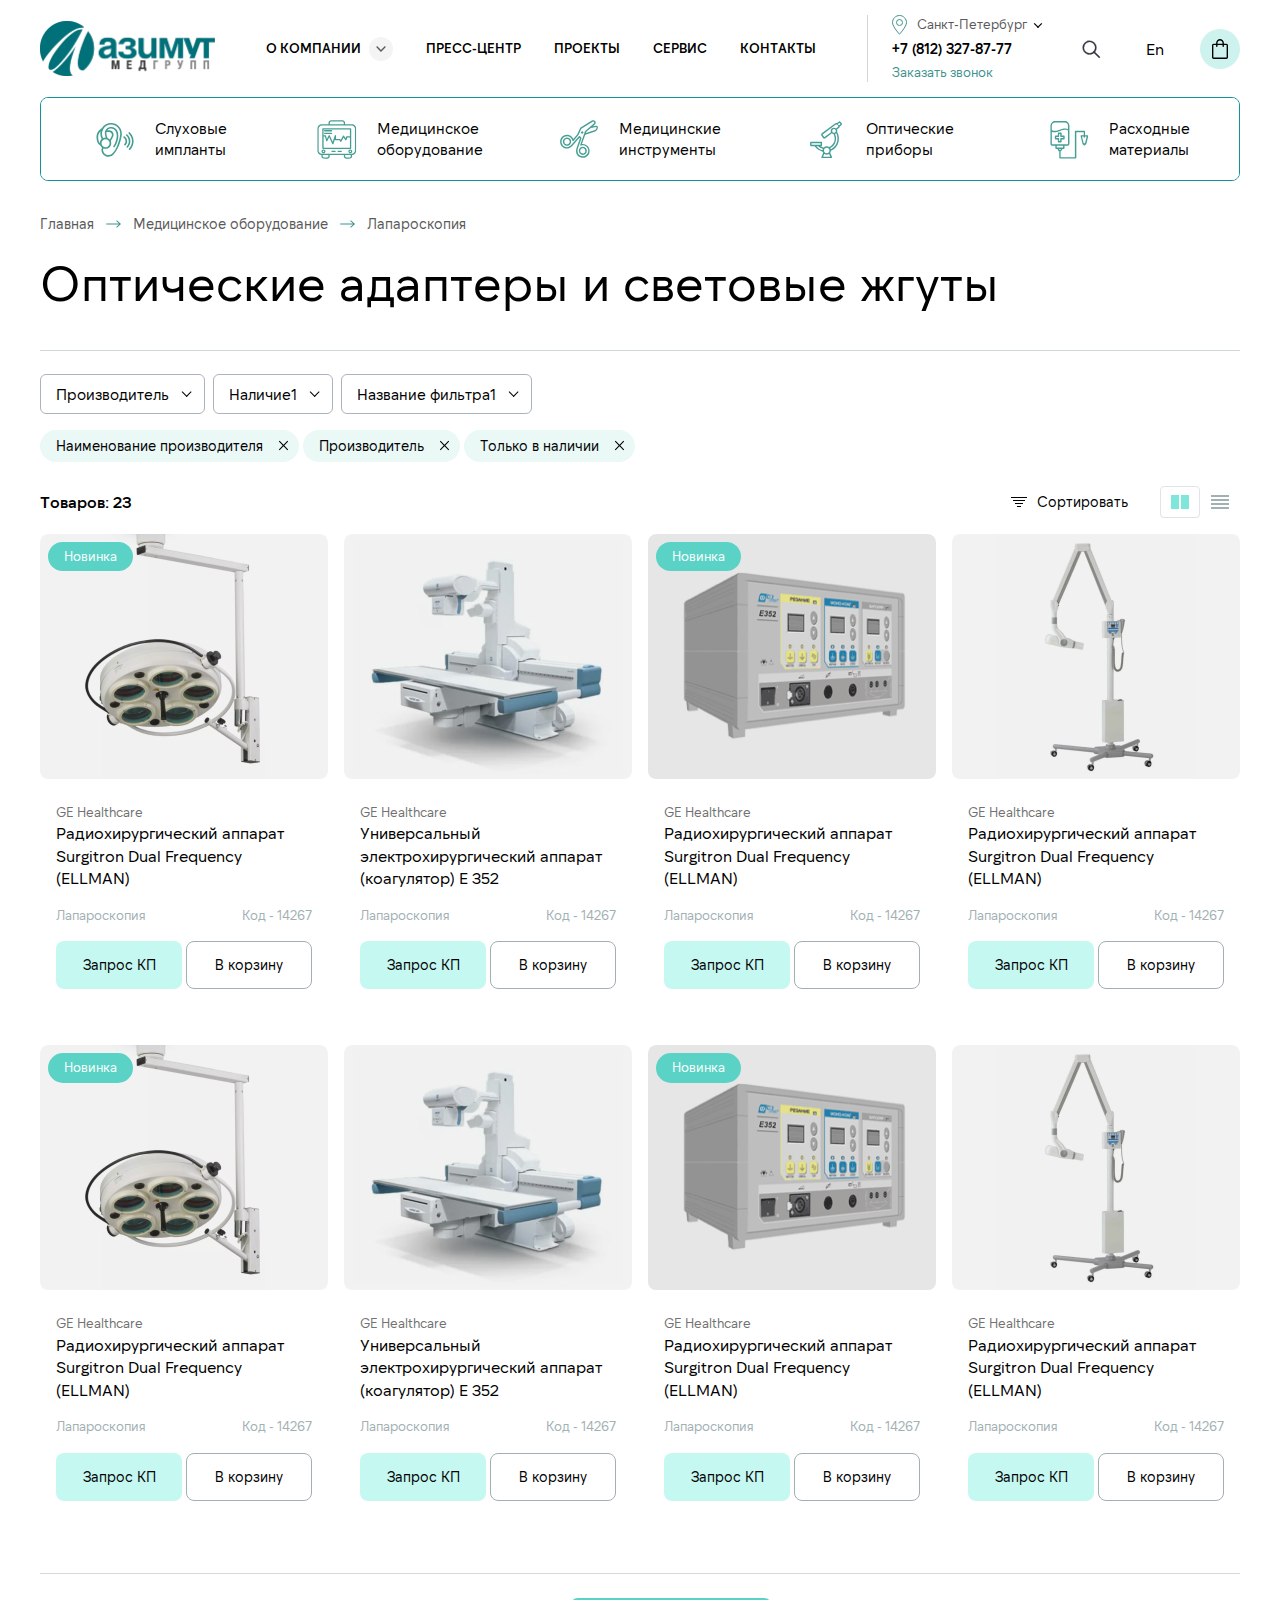
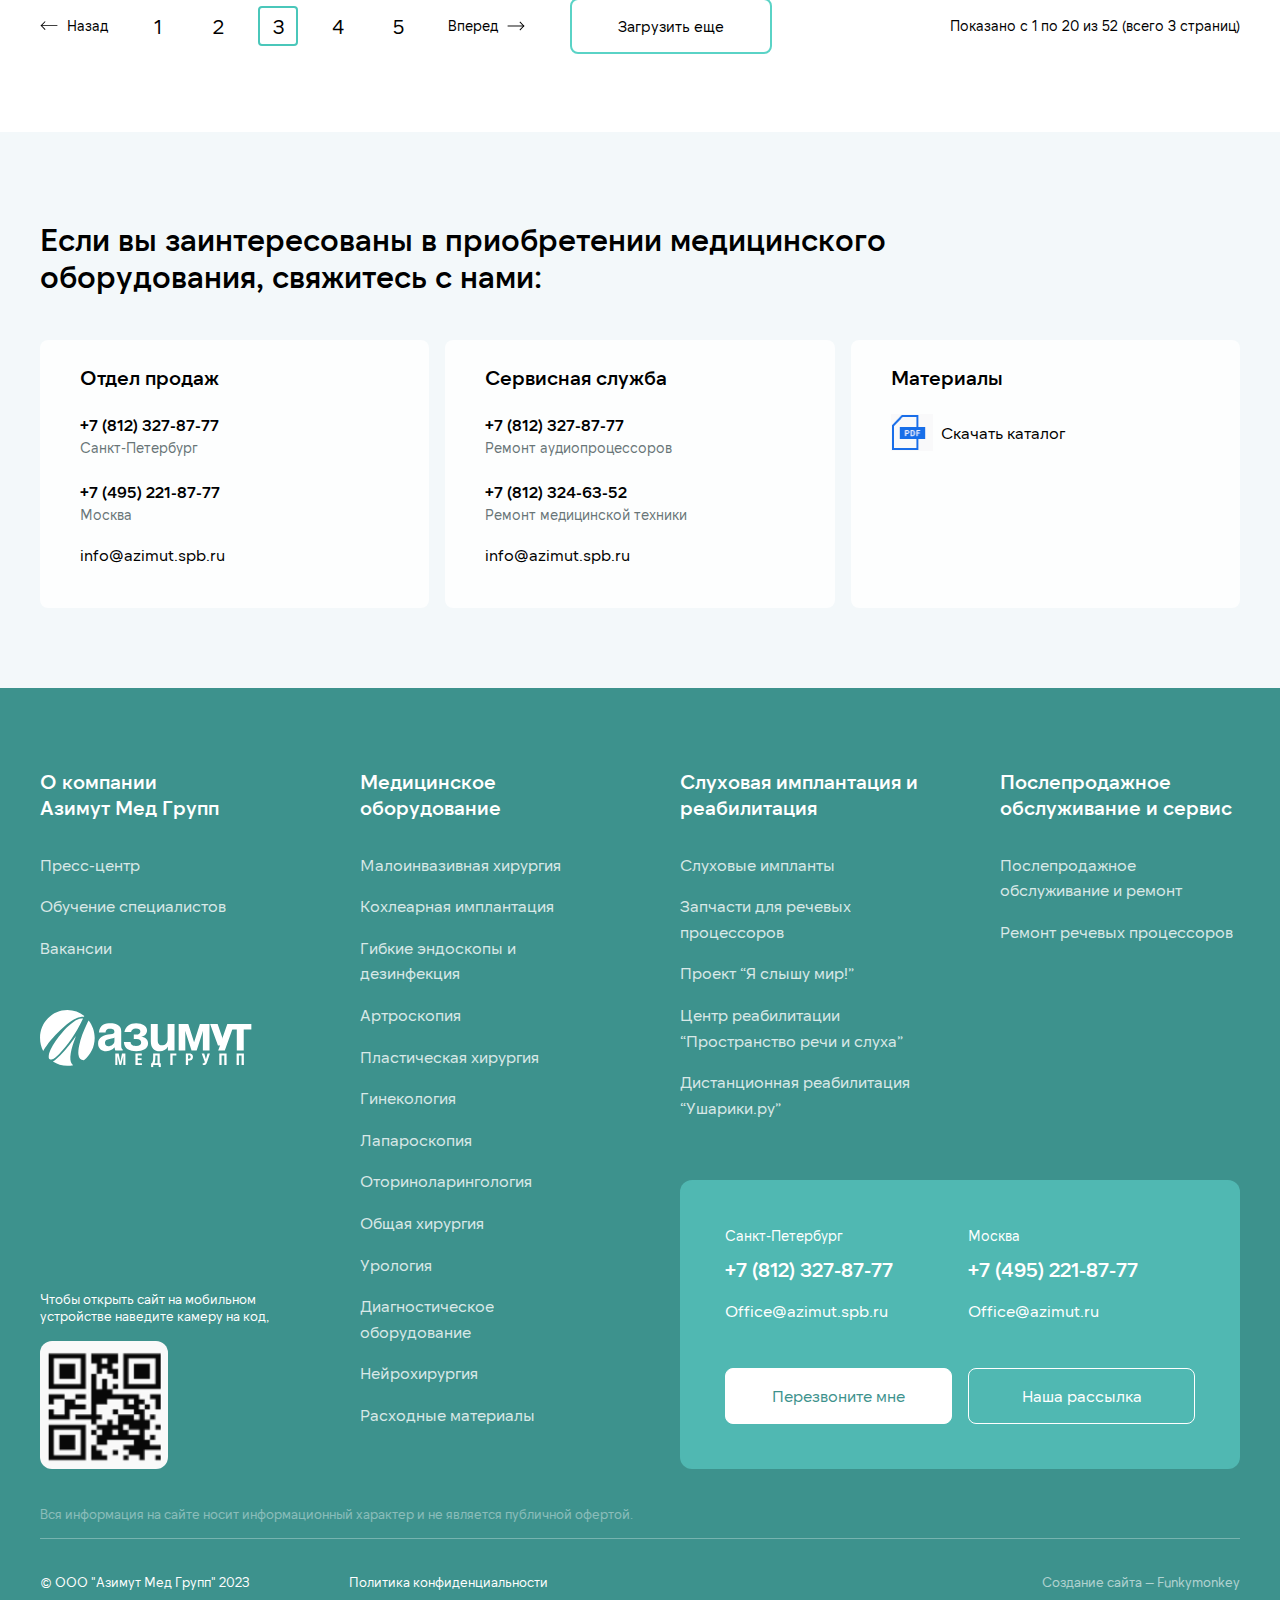
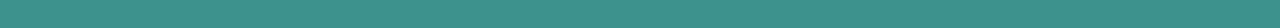
<file: category.html>
<!DOCTYPE html>
<html lang="ru">
	<head>
	   <meta charset="UTF-8">
	   <meta http-equiv="X-UA-Compatible" content="IE=edge">
	   <meta name="viewport" content="width=device-width, initial-scale=1.0">
	   <meta name="format-detection" content="telephone=no">
	   <title>Azimut Med</title>
	   <link rel="stylesheet" href="css/nice-select2.css">
	   <link rel="stylesheet" href="https://cdn.jsdelivr.net/npm/swiper@11/swiper-bundle.min.css">
	   <link rel="stylesheet" href="css/style.css"> 
	</head>
	<body>
		<div class="wrapper">
			<header class="header">
				<div class="header__container">
					<div class="header__left">
						<a href="#" class="header__logo">
							<img src="img/logo.png" alt="">
						</a>
						<div data-da=".header__actions, 790, last" class="header__burger">
							<span></span>
						</div>
						<nav class="menu">
							<a href="activities.html" class="menu__catalog">
								Каталог продукции
							</a>
							<ul class="menu__list">
								<li class="menu__item hassublist">
									<a href="" class="menu__link">
										О компании
										<span>
											<svg xmlns="http://www.w3.org/2000/svg" width="10" height="6" viewBox="0 0 10 6" fill="none">
											  <path fill-rule="evenodd" clip-rule="evenodd" d="M1.63779 0.517597C1.34544 0.225254 0.871463 0.225254 0.57912 0.517597C0.286777 0.80994 0.286778 1.28392 0.579121 1.57626L3.94336 4.94051L3.94243 4.94144L5.00003 5.99903L9.41906 1.57999C9.71111 1.28795 9.71111 0.814447 9.41906 0.522401C9.12702 0.230355 8.65352 0.230354 8.36147 0.522401L5.00203 3.88184L1.63779 0.517597Z" fill="#5A5A5A"/>
											</svg>
										</span>
									</a>
									<ul>
										<li class="menu__item-main">
											<a href="#">
												<img src="img/header/arrow.svg" alt="">
												Компания
											</a>
										</li>
										<li><a href="aboutcompany.html">О нас</a></li>
										<li><a href="news.html">Новости</a></li>
										<li><a href="vacancies.html">Вакансии</a></li>
									</ul>
								</li>

								<li class="menu__item"><a href="presscenter.html" class="menu__link">Пресс-центр</a></li>
								<li class="menu__item"><a href="projects.html" class="menu__link">ПРОЕКТЫ</a></li>
								<li class="menu__item"><a href="services.html" class="menu__link">Сервис</a></li>
								<li class="menu__item"><a href="contacts.html" class="menu__link">Контакты</a></li>
							</ul>
							<a data-da=".menu, 790, 2" href="#" class="header__lang">
								En
							</a>
							<div class="header__column">
								<div class="header__column-wrap">
									<div class="header__city">
										<span>
											<img src="img/header/loc.svg" alt="">
											<b>Санкт-Петербург</b>					
											<img src="img/header/locarrow.svg" alt="">				
										</span>
										<div class="header__city-wrap">
											<div class="header__city-radio">
												<input checked type="radio" id="cityMobile1" name="cityMobile">
												<label for="cityMobile1">
													Санкт-Петербург
													<span></span>
												</label>
											</div>
											<div class="header__city-radio">
												<input type="radio" id="cityMobile2" name="cityMobile">
												<label for="cityMobile2">
													Москва
													<span></span>
												</label>
											</div>

										</div>
									</div>
									<div class="header__phone">
										+7 (812) 327-87-77
									</div>		
									<a href="mailto:Office@azimut.spb.ru" class="header__email">
										Office@azimut.spb.ru
									</a>						
								</div>
								<a href="#" class="header__call" data-topopup="#consultation">
									Заказать звонок
								</a>
							</div>
						</nav>
					</div>
					<div class="header__actions">
						<div class="header__column">
							<div class="header__column-wrap">
								<div class="header__city">
									<span>
										<img src="img/header/loc.svg" alt="">
										<b>Санкт-Петербург</b>					
										<img src="img/header/locarrow.svg" alt="">				
									</span>
									<div class="header__city-wrap">
										<div class="header__city-radio">
											<input checked type="radio" id="city1" name="city">
											<label for="city1">
												Санкт-Петербург
												<span></span>
											</label>
										</div>
										<div class="header__city-radio">
											<input type="radio" id="city2" name="city">
											<label for="city2">
												Москва
												<span></span>
											</label>
										</div>

									</div>
								</div>
								<div class="header__phone">
									+7 (812) 327-87-77
								</div>		
								<a href="mailto:Office@azimut.spb.ru" class="header__email">
									Office@azimut.spb.ru
								</a>						
							</div>
							<a href="#" class="header__call" data-topopup="#consultation">
								Заказать звонок
							</a>
						</div>
						<div  class="header__right">
							<a href="#" class="header__search">
								<img src="img/header/search.svg" alt="">
								<img src="img/header/close.svg" alt="">
							</a>
							<a href="#" class="header__lang">
								En
							</a>
							<a href="cart.html" class="header__cart">
								<img src="img/header/cart.svg" alt="">
							</a>
						</div>
					</div>
				</div>
				<div class="header-bottom">
					<div class="header-bottom__container">
						<div class="header-bottom__content">
							<div  class="header-bottom__card">
								<span>
									<img src="img/header/1.svg" alt="">
									Слуховые <br>импланты									
								</span>
								<div class="header-bottom__droplist">
									<div class="header-bottom__list">
										<ul>
											<li data-to="Малоинвазивная хирургия">
												<span>
													Малоинвазивная хирургия
													<svg xmlns="http://www.w3.org/2000/svg" width="13" height="13" viewBox="0 0 13 13" fill="none">
													<path d="M4.24268 9.89354L8.48468 5.65154L9.33321 6.50006L5.0912 10.7421L4.24268 9.89354Z" fill="#A1B0B3"/>
													<path d="M8.4846 7.34867L4.24283 3.10663L5.09135 2.2581L9.33321 6.50006L8.4846 7.34867Z" fill="#A1B0B3"/>
													</svg>
												</span>
											</li>
											<li data-to="Кохлеарная имплантация">
												<span>
													Кохлеарная имплантация
													<svg xmlns="http://www.w3.org/2000/svg" width="13" height="13" viewBox="0 0 13 13" fill="none">
													<path d="M4.24268 9.89354L8.48468 5.65154L9.33321 6.50006L5.0912 10.7421L4.24268 9.89354Z" fill="#A1B0B3"/>
													<path d="M8.4846 7.34867L4.24283 3.10663L5.09135 2.2581L9.33321 6.50006L8.4846 7.34867Z" fill="#A1B0B3"/>
													</svg>
												</span>
											</li>
											<li data-to="Гибкие эндоскопы и дезинфекция">
												<span>
													Гибкие эндоскопы и дезинфекция
													<svg xmlns="http://www.w3.org/2000/svg" width="13" height="13" viewBox="0 0 13 13" fill="none">
													<path d="M4.24268 9.89354L8.48468 5.65154L9.33321 6.50006L5.0912 10.7421L4.24268 9.89354Z" fill="#A1B0B3"/>
													<path d="M8.4846 7.34867L4.24283 3.10663L5.09135 2.2581L9.33321 6.50006L8.4846 7.34867Z" fill="#A1B0B3"/>
													</svg>
												</span>
											</li>
											<li data-to="Артроскопия">
												<span>
													Артроскопия
													<svg xmlns="http://www.w3.org/2000/svg" width="13" height="13" viewBox="0 0 13 13" fill="none">
													<path d="M4.24268 9.89354L8.48468 5.65154L9.33321 6.50006L5.0912 10.7421L4.24268 9.89354Z" fill="#A1B0B3"/>
													<path d="M8.4846 7.34867L4.24283 3.10663L5.09135 2.2581L9.33321 6.50006L8.4846 7.34867Z" fill="#A1B0B3"/>
													</svg>
												</span>
											</li>
											<li data-to="Пластическая хирургия">
												<span>
													Пластическая хирургия
													<svg xmlns="http://www.w3.org/2000/svg" width="13" height="13" viewBox="0 0 13 13" fill="none">
													<path d="M4.24268 9.89354L8.48468 5.65154L9.33321 6.50006L5.0912 10.7421L4.24268 9.89354Z" fill="#A1B0B3"/>
													<path d="M8.4846 7.34867L4.24283 3.10663L5.09135 2.2581L9.33321 6.50006L8.4846 7.34867Z" fill="#A1B0B3"/>
													</svg>
												</span>
											</li>
											<li data-to="Гинекология">
												<span>
													Гинекология
													<svg xmlns="http://www.w3.org/2000/svg" width="13" height="13" viewBox="0 0 13 13" fill="none">
													<path d="M4.24268 9.89354L8.48468 5.65154L9.33321 6.50006L5.0912 10.7421L4.24268 9.89354Z" fill="#A1B0B3"/>
													<path d="M8.4846 7.34867L4.24283 3.10663L5.09135 2.2581L9.33321 6.50006L8.4846 7.34867Z" fill="#A1B0B3"/>
													</svg>
												</span>
											</li>
											<li data-to="Лапароскопия">
												<span>
													Лапароскопия
													<svg xmlns="http://www.w3.org/2000/svg" width="13" height="13" viewBox="0 0 13 13" fill="none">
													<path d="M4.24268 9.89354L8.48468 5.65154L9.33321 6.50006L5.0912 10.7421L4.24268 9.89354Z" fill="#A1B0B3"/>
													<path d="M8.4846 7.34867L4.24283 3.10663L5.09135 2.2581L9.33321 6.50006L8.4846 7.34867Z" fill="#A1B0B3"/>
													</svg>
												</span>
											</li>
											<li data-to="Оториноларингология">
												<span>
													Оториноларингология
													<svg xmlns="http://www.w3.org/2000/svg" width="13" height="13" viewBox="0 0 13 13" fill="none">
													<path d="M4.24268 9.89354L8.48468 5.65154L9.33321 6.50006L5.0912 10.7421L4.24268 9.89354Z" fill="#A1B0B3"/>
													<path d="M8.4846 7.34867L4.24283 3.10663L5.09135 2.2581L9.33321 6.50006L8.4846 7.34867Z" fill="#A1B0B3"/>
													</svg>
												</span>
											</li>
											<li data-to="Общая хирургия">
												<span>
													Общая хирургия
													<svg xmlns="http://www.w3.org/2000/svg" width="13" height="13" viewBox="0 0 13 13" fill="none">
													<path d="M4.24268 9.89354L8.48468 5.65154L9.33321 6.50006L5.0912 10.7421L4.24268 9.89354Z" fill="#A1B0B3"/>
													<path d="M8.4846 7.34867L4.24283 3.10663L5.09135 2.2581L9.33321 6.50006L8.4846 7.34867Z" fill="#A1B0B3"/>
													</svg>
												</span>
											</li>
											<li data-to="Урология">
												<span>
													Урология
													<svg xmlns="http://www.w3.org/2000/svg" width="13" height="13" viewBox="0 0 13 13" fill="none">
													<path d="M4.24268 9.89354L8.48468 5.65154L9.33321 6.50006L5.0912 10.7421L4.24268 9.89354Z" fill="#A1B0B3"/>
													<path d="M8.4846 7.34867L4.24283 3.10663L5.09135 2.2581L9.33321 6.50006L8.4846 7.34867Z" fill="#A1B0B3"/>
													</svg>
												</span>
											</li>
											<li data-to="Диагностическое оборудование">
												<span>
													Диагностическое оборудование
													<svg xmlns="http://www.w3.org/2000/svg" width="13" height="13" viewBox="0 0 13 13" fill="none">
													<path d="M4.24268 9.89354L8.48468 5.65154L9.33321 6.50006L5.0912 10.7421L4.24268 9.89354Z" fill="#A1B0B3"/>
													<path d="M8.4846 7.34867L4.24283 3.10663L5.09135 2.2581L9.33321 6.50006L8.4846 7.34867Z" fill="#A1B0B3"/>
													</svg>
												</span>
											</li>
											<li data-to="Нейрохирургия">
												<span>
													Нейрохирургия
													<svg xmlns="http://www.w3.org/2000/svg" width="13" height="13" viewBox="0 0 13 13" fill="none">
													<path d="M4.24268 9.89354L8.48468 5.65154L9.33321 6.50006L5.0912 10.7421L4.24268 9.89354Z" fill="#A1B0B3"/>
													<path d="M8.4846 7.34867L4.24283 3.10663L5.09135 2.2581L9.33321 6.50006L8.4846 7.34867Z" fill="#A1B0B3"/>
													</svg>
												</span>
											</li>
										</ul>										
									</div>
									<div class="header-bottom__list">
										<ul data-this="Малоинвазивная хирургия">
											<b>Малоинвазивная хирургия</b>
											<li data-to="Приборы и оборудование">
												<span>
													Приборы и оборудование
													<svg xmlns="http://www.w3.org/2000/svg" width="13" height="13" viewBox="0 0 13 13" fill="none">
													<path d="M4.24268 9.89354L8.48468 5.65154L9.33321 6.50006L5.0912 10.7421L4.24268 9.89354Z" fill="#A1B0B3"/>
													<path d="M8.4846 7.34867L4.24283 3.10663L5.09135 2.2581L9.33321 6.50006L8.4846 7.34867Z" fill="#A1B0B3"/>
													</svg>														
												</span>
											</li>
											<li data-to="Оптические приборы">
												<span>
													Оптические приборы
													<svg xmlns="http://www.w3.org/2000/svg" width="13" height="13" viewBox="0 0 13 13" fill="none">
													<path d="M4.24268 9.89354L8.48468 5.65154L9.33321 6.50006L5.0912 10.7421L4.24268 9.89354Z" fill="#A1B0B3"/>
													<path d="M8.4846 7.34867L4.24283 3.10663L5.09135 2.2581L9.33321 6.50006L8.4846 7.34867Z" fill="#A1B0B3"/>
													</svg>														
												</span>
											</li>											
											<li data-to="Инструменты">
												<span>
													Инструменты
													<svg xmlns="http://www.w3.org/2000/svg" width="13" height="13" viewBox="0 0 13 13" fill="none">
													<path d="M4.24268 9.89354L8.48468 5.65154L9.33321 6.50006L5.0912 10.7421L4.24268 9.89354Z" fill="#A1B0B3"/>
													<path d="M8.4846 7.34867L4.24283 3.10663L5.09135 2.2581L9.33321 6.50006L8.4846 7.34867Z" fill="#A1B0B3"/>
													</svg>														
												</span>
											</li>		
											<li data-to="Расходные материалы">
												<span>
													Расходные материалы
													<svg xmlns="http://www.w3.org/2000/svg" width="13" height="13" viewBox="0 0 13 13" fill="none">
													<path d="M4.24268 9.89354L8.48468 5.65154L9.33321 6.50006L5.0912 10.7421L4.24268 9.89354Z" fill="#A1B0B3"/>
													<path d="M8.4846 7.34867L4.24283 3.10663L5.09135 2.2581L9.33321 6.50006L8.4846 7.34867Z" fill="#A1B0B3"/>
													</svg>														
												</span>
											</li>		
											<li data-to="Наборы инструментов и оборудования">
												<span>
													Наборы инструментов и оборудования
													<svg xmlns="http://www.w3.org/2000/svg" width="13" height="13" viewBox="0 0 13 13" fill="none">
													<path d="M4.24268 9.89354L8.48468 5.65154L9.33321 6.50006L5.0912 10.7421L4.24268 9.89354Z" fill="#A1B0B3"/>
													<path d="M8.4846 7.34867L4.24283 3.10663L5.09135 2.2581L9.33321 6.50006L8.4846 7.34867Z" fill="#A1B0B3"/>
													</svg>														
												</span>
											</li>		
										</ul>		
										<ul data-this="Кохлеарная имплантация">
											<b>Кохлеарная имплантация</b>
											<li data-to="Приборы и оборудование">
												<span>
													Приборы и оборудование
													<svg xmlns="http://www.w3.org/2000/svg" width="13" height="13" viewBox="0 0 13 13" fill="none">
													<path d="M4.24268 9.89354L8.48468 5.65154L9.33321 6.50006L5.0912 10.7421L4.24268 9.89354Z" fill="#A1B0B3"/>
													<path d="M8.4846 7.34867L4.24283 3.10663L5.09135 2.2581L9.33321 6.50006L8.4846 7.34867Z" fill="#A1B0B3"/>
													</svg>														
												</span>
											</li>
											<li data-to="Оптические приборы">
												<span>
													Оптические приборы
													<svg xmlns="http://www.w3.org/2000/svg" width="13" height="13" viewBox="0 0 13 13" fill="none">
													<path d="M4.24268 9.89354L8.48468 5.65154L9.33321 6.50006L5.0912 10.7421L4.24268 9.89354Z" fill="#A1B0B3"/>
													<path d="M8.4846 7.34867L4.24283 3.10663L5.09135 2.2581L9.33321 6.50006L8.4846 7.34867Z" fill="#A1B0B3"/>
													</svg>														
												</span>
											</li>											
											<li data-to="Инструменты">
												<span>
													Инструменты
													<svg xmlns="http://www.w3.org/2000/svg" width="13" height="13" viewBox="0 0 13 13" fill="none">
													<path d="M4.24268 9.89354L8.48468 5.65154L9.33321 6.50006L5.0912 10.7421L4.24268 9.89354Z" fill="#A1B0B3"/>
													<path d="M8.4846 7.34867L4.24283 3.10663L5.09135 2.2581L9.33321 6.50006L8.4846 7.34867Z" fill="#A1B0B3"/>
													</svg>														
												</span>
											</li>		
											<li data-to="Расходные материалы">
												<span>
													Расходные материалы
													<svg xmlns="http://www.w3.org/2000/svg" width="13" height="13" viewBox="0 0 13 13" fill="none">
													<path d="M4.24268 9.89354L8.48468 5.65154L9.33321 6.50006L5.0912 10.7421L4.24268 9.89354Z" fill="#A1B0B3"/>
													<path d="M8.4846 7.34867L4.24283 3.10663L5.09135 2.2581L9.33321 6.50006L8.4846 7.34867Z" fill="#A1B0B3"/>
													</svg>														
												</span>
											</li>		
											<li data-to="Наборы инструментов и оборудования">
												<span>
													Наборы инструментов и оборудования
													<svg xmlns="http://www.w3.org/2000/svg" width="13" height="13" viewBox="0 0 13 13" fill="none">
													<path d="M4.24268 9.89354L8.48468 5.65154L9.33321 6.50006L5.0912 10.7421L4.24268 9.89354Z" fill="#A1B0B3"/>
													<path d="M8.4846 7.34867L4.24283 3.10663L5.09135 2.2581L9.33321 6.50006L8.4846 7.34867Z" fill="#A1B0B3"/>
													</svg>														
												</span>
											</li>		
										</ul>			
										<ul data-this="Гибкие эндоскопы и дезинфекция">
											<b>Гибкие эндоскопы и дезинфекция</b>
											<li data-to="Приборы и оборудование">
												<span>
													Приборы и оборудование
													<svg xmlns="http://www.w3.org/2000/svg" width="13" height="13" viewBox="0 0 13 13" fill="none">
													<path d="M4.24268 9.89354L8.48468 5.65154L9.33321 6.50006L5.0912 10.7421L4.24268 9.89354Z" fill="#A1B0B3"/>
													<path d="M8.4846 7.34867L4.24283 3.10663L5.09135 2.2581L9.33321 6.50006L8.4846 7.34867Z" fill="#A1B0B3"/>
													</svg>														
												</span>
											</li>
											<li data-to="Оптические приборы">
												<span>
													Оптические приборы
													<svg xmlns="http://www.w3.org/2000/svg" width="13" height="13" viewBox="0 0 13 13" fill="none">
													<path d="M4.24268 9.89354L8.48468 5.65154L9.33321 6.50006L5.0912 10.7421L4.24268 9.89354Z" fill="#A1B0B3"/>
													<path d="M8.4846 7.34867L4.24283 3.10663L5.09135 2.2581L9.33321 6.50006L8.4846 7.34867Z" fill="#A1B0B3"/>
													</svg>														
												</span>
											</li>											
											<li data-to="Инструменты">
												<span>
													Инструменты
													<svg xmlns="http://www.w3.org/2000/svg" width="13" height="13" viewBox="0 0 13 13" fill="none">
													<path d="M4.24268 9.89354L8.48468 5.65154L9.33321 6.50006L5.0912 10.7421L4.24268 9.89354Z" fill="#A1B0B3"/>
													<path d="M8.4846 7.34867L4.24283 3.10663L5.09135 2.2581L9.33321 6.50006L8.4846 7.34867Z" fill="#A1B0B3"/>
													</svg>														
												</span>
											</li>		
											<li data-to="Расходные материалы">
												<span>
													Расходные материалы
													<svg xmlns="http://www.w3.org/2000/svg" width="13" height="13" viewBox="0 0 13 13" fill="none">
													<path d="M4.24268 9.89354L8.48468 5.65154L9.33321 6.50006L5.0912 10.7421L4.24268 9.89354Z" fill="#A1B0B3"/>
													<path d="M8.4846 7.34867L4.24283 3.10663L5.09135 2.2581L9.33321 6.50006L8.4846 7.34867Z" fill="#A1B0B3"/>
													</svg>														
												</span>
											</li>		
											<li data-to="Наборы инструментов и оборудования">
												<span>
													Наборы инструментов и оборудования
													<svg xmlns="http://www.w3.org/2000/svg" width="13" height="13" viewBox="0 0 13 13" fill="none">
													<path d="M4.24268 9.89354L8.48468 5.65154L9.33321 6.50006L5.0912 10.7421L4.24268 9.89354Z" fill="#A1B0B3"/>
													<path d="M8.4846 7.34867L4.24283 3.10663L5.09135 2.2581L9.33321 6.50006L8.4846 7.34867Z" fill="#A1B0B3"/>
													</svg>														
												</span>
											</li>		
										</ul>												
										<ul data-this="Артроскопия">
											<b>Артроскопия</b>
											<li data-to="Приборы и оборудование">
												<span>
													Приборы и оборудование
													<svg xmlns="http://www.w3.org/2000/svg" width="13" height="13" viewBox="0 0 13 13" fill="none">
													<path d="M4.24268 9.89354L8.48468 5.65154L9.33321 6.50006L5.0912 10.7421L4.24268 9.89354Z" fill="#A1B0B3"/>
													<path d="M8.4846 7.34867L4.24283 3.10663L5.09135 2.2581L9.33321 6.50006L8.4846 7.34867Z" fill="#A1B0B3"/>
													</svg>														
												</span>
											</li>
											<li data-to="Оптические приборы">
												<span>
													Оптические приборы
													<svg xmlns="http://www.w3.org/2000/svg" width="13" height="13" viewBox="0 0 13 13" fill="none">
													<path d="M4.24268 9.89354L8.48468 5.65154L9.33321 6.50006L5.0912 10.7421L4.24268 9.89354Z" fill="#A1B0B3"/>
													<path d="M8.4846 7.34867L4.24283 3.10663L5.09135 2.2581L9.33321 6.50006L8.4846 7.34867Z" fill="#A1B0B3"/>
													</svg>														
												</span>
											</li>											
											<li data-to="Инструменты">
												<span>
													Инструменты
													<svg xmlns="http://www.w3.org/2000/svg" width="13" height="13" viewBox="0 0 13 13" fill="none">
													<path d="M4.24268 9.89354L8.48468 5.65154L9.33321 6.50006L5.0912 10.7421L4.24268 9.89354Z" fill="#A1B0B3"/>
													<path d="M8.4846 7.34867L4.24283 3.10663L5.09135 2.2581L9.33321 6.50006L8.4846 7.34867Z" fill="#A1B0B3"/>
													</svg>														
												</span>
											</li>		
											<li data-to="Расходные материалы">
												<span>
													Расходные материалы
													<svg xmlns="http://www.w3.org/2000/svg" width="13" height="13" viewBox="0 0 13 13" fill="none">
													<path d="M4.24268 9.89354L8.48468 5.65154L9.33321 6.50006L5.0912 10.7421L4.24268 9.89354Z" fill="#A1B0B3"/>
													<path d="M8.4846 7.34867L4.24283 3.10663L5.09135 2.2581L9.33321 6.50006L8.4846 7.34867Z" fill="#A1B0B3"/>
													</svg>														
												</span>
											</li>		
											<li data-to="Наборы инструментов и оборудования">
												<span>
													Наборы инструментов и оборудования
													<svg xmlns="http://www.w3.org/2000/svg" width="13" height="13" viewBox="0 0 13 13" fill="none">
													<path d="M4.24268 9.89354L8.48468 5.65154L9.33321 6.50006L5.0912 10.7421L4.24268 9.89354Z" fill="#A1B0B3"/>
													<path d="M8.4846 7.34867L4.24283 3.10663L5.09135 2.2581L9.33321 6.50006L8.4846 7.34867Z" fill="#A1B0B3"/>
													</svg>														
												</span>
											</li>		
										</ul>		
										<ul data-this="Пластическая хирургия">
											<b>Пластическая хирургия</b>
											<li data-to="Приборы и оборудование">
												<span>
													Приборы и оборудование
													<svg xmlns="http://www.w3.org/2000/svg" width="13" height="13" viewBox="0 0 13 13" fill="none">
													<path d="M4.24268 9.89354L8.48468 5.65154L9.33321 6.50006L5.0912 10.7421L4.24268 9.89354Z" fill="#A1B0B3"/>
													<path d="M8.4846 7.34867L4.24283 3.10663L5.09135 2.2581L9.33321 6.50006L8.4846 7.34867Z" fill="#A1B0B3"/>
													</svg>														
												</span>
											</li>
											<li data-to="Оптические приборы">
												<span>
													Оптические приборы
													<svg xmlns="http://www.w3.org/2000/svg" width="13" height="13" viewBox="0 0 13 13" fill="none">
													<path d="M4.24268 9.89354L8.48468 5.65154L9.33321 6.50006L5.0912 10.7421L4.24268 9.89354Z" fill="#A1B0B3"/>
													<path d="M8.4846 7.34867L4.24283 3.10663L5.09135 2.2581L9.33321 6.50006L8.4846 7.34867Z" fill="#A1B0B3"/>
													</svg>														
												</span>
											</li>											
											<li data-to="Инструменты">
												<span>
													Инструменты
													<svg xmlns="http://www.w3.org/2000/svg" width="13" height="13" viewBox="0 0 13 13" fill="none">
													<path d="M4.24268 9.89354L8.48468 5.65154L9.33321 6.50006L5.0912 10.7421L4.24268 9.89354Z" fill="#A1B0B3"/>
													<path d="M8.4846 7.34867L4.24283 3.10663L5.09135 2.2581L9.33321 6.50006L8.4846 7.34867Z" fill="#A1B0B3"/>
													</svg>														
												</span>
											</li>		
											<li data-to="Расходные материалы">
												<span>
													Расходные материалы
													<svg xmlns="http://www.w3.org/2000/svg" width="13" height="13" viewBox="0 0 13 13" fill="none">
													<path d="M4.24268 9.89354L8.48468 5.65154L9.33321 6.50006L5.0912 10.7421L4.24268 9.89354Z" fill="#A1B0B3"/>
													<path d="M8.4846 7.34867L4.24283 3.10663L5.09135 2.2581L9.33321 6.50006L8.4846 7.34867Z" fill="#A1B0B3"/>
													</svg>														
												</span>
											</li>		
											<li data-to="Наборы инструментов и оборудования">
												<span>
													Наборы инструментов и оборудования
													<svg xmlns="http://www.w3.org/2000/svg" width="13" height="13" viewBox="0 0 13 13" fill="none">
													<path d="M4.24268 9.89354L8.48468 5.65154L9.33321 6.50006L5.0912 10.7421L4.24268 9.89354Z" fill="#A1B0B3"/>
													<path d="M8.4846 7.34867L4.24283 3.10663L5.09135 2.2581L9.33321 6.50006L8.4846 7.34867Z" fill="#A1B0B3"/>
													</svg>														
												</span>
											</li>		
										</ul>												
										<ul data-this="Гинекология">
											<b>Гинекология</b>
											<li data-to="Приборы и оборудование">
												<span>
													Приборы и оборудование
													<svg xmlns="http://www.w3.org/2000/svg" width="13" height="13" viewBox="0 0 13 13" fill="none">
													<path d="M4.24268 9.89354L8.48468 5.65154L9.33321 6.50006L5.0912 10.7421L4.24268 9.89354Z" fill="#A1B0B3"/>
													<path d="M8.4846 7.34867L4.24283 3.10663L5.09135 2.2581L9.33321 6.50006L8.4846 7.34867Z" fill="#A1B0B3"/>
													</svg>														
												</span>
											</li>
											<li data-to="Оптические приборы">
												<span>
													Оптические приборы
													<svg xmlns="http://www.w3.org/2000/svg" width="13" height="13" viewBox="0 0 13 13" fill="none">
													<path d="M4.24268 9.89354L8.48468 5.65154L9.33321 6.50006L5.0912 10.7421L4.24268 9.89354Z" fill="#A1B0B3"/>
													<path d="M8.4846 7.34867L4.24283 3.10663L5.09135 2.2581L9.33321 6.50006L8.4846 7.34867Z" fill="#A1B0B3"/>
													</svg>														
												</span>
											</li>											
											<li data-to="Инструменты">
												<span>
													Инструменты
													<svg xmlns="http://www.w3.org/2000/svg" width="13" height="13" viewBox="0 0 13 13" fill="none">
													<path d="M4.24268 9.89354L8.48468 5.65154L9.33321 6.50006L5.0912 10.7421L4.24268 9.89354Z" fill="#A1B0B3"/>
													<path d="M8.4846 7.34867L4.24283 3.10663L5.09135 2.2581L9.33321 6.50006L8.4846 7.34867Z" fill="#A1B0B3"/>
													</svg>														
												</span>
											</li>		
											<li data-to="Расходные материалы">
												<span>
													Расходные материалы
													<svg xmlns="http://www.w3.org/2000/svg" width="13" height="13" viewBox="0 0 13 13" fill="none">
													<path d="M4.24268 9.89354L8.48468 5.65154L9.33321 6.50006L5.0912 10.7421L4.24268 9.89354Z" fill="#A1B0B3"/>
													<path d="M8.4846 7.34867L4.24283 3.10663L5.09135 2.2581L9.33321 6.50006L8.4846 7.34867Z" fill="#A1B0B3"/>
													</svg>														
												</span>
											</li>		
											<li data-to="Наборы инструментов и оборудования">
												<span>
													Наборы инструментов и оборудования
													<svg xmlns="http://www.w3.org/2000/svg" width="13" height="13" viewBox="0 0 13 13" fill="none">
													<path d="M4.24268 9.89354L8.48468 5.65154L9.33321 6.50006L5.0912 10.7421L4.24268 9.89354Z" fill="#A1B0B3"/>
													<path d="M8.4846 7.34867L4.24283 3.10663L5.09135 2.2581L9.33321 6.50006L8.4846 7.34867Z" fill="#A1B0B3"/>
													</svg>														
												</span>
											</li>		
										</ul>																				
										<ul data-this="Лапароскопия">
											<b>Лапароскопия</b>
											<li data-to="Приборы и оборудование">
												<span>
													Приборы и оборудование
													<svg xmlns="http://www.w3.org/2000/svg" width="13" height="13" viewBox="0 0 13 13" fill="none">
													<path d="M4.24268 9.89354L8.48468 5.65154L9.33321 6.50006L5.0912 10.7421L4.24268 9.89354Z" fill="#A1B0B3"/>
													<path d="M8.4846 7.34867L4.24283 3.10663L5.09135 2.2581L9.33321 6.50006L8.4846 7.34867Z" fill="#A1B0B3"/>
													</svg>														
												</span>
											</li>
											<li data-to="Оптические приборы">
												<span>
													Оптические приборы
													<svg xmlns="http://www.w3.org/2000/svg" width="13" height="13" viewBox="0 0 13 13" fill="none">
													<path d="M4.24268 9.89354L8.48468 5.65154L9.33321 6.50006L5.0912 10.7421L4.24268 9.89354Z" fill="#A1B0B3"/>
													<path d="M8.4846 7.34867L4.24283 3.10663L5.09135 2.2581L9.33321 6.50006L8.4846 7.34867Z" fill="#A1B0B3"/>
													</svg>														
												</span>
											</li>											
											<li data-to="Инструменты">
												<span>
													Инструменты
													<svg xmlns="http://www.w3.org/2000/svg" width="13" height="13" viewBox="0 0 13 13" fill="none">
													<path d="M4.24268 9.89354L8.48468 5.65154L9.33321 6.50006L5.0912 10.7421L4.24268 9.89354Z" fill="#A1B0B3"/>
													<path d="M8.4846 7.34867L4.24283 3.10663L5.09135 2.2581L9.33321 6.50006L8.4846 7.34867Z" fill="#A1B0B3"/>
													</svg>														
												</span>
											</li>		
											<li data-to="Расходные материалы">
												<span>
													Расходные материалы
													<svg xmlns="http://www.w3.org/2000/svg" width="13" height="13" viewBox="0 0 13 13" fill="none">
													<path d="M4.24268 9.89354L8.48468 5.65154L9.33321 6.50006L5.0912 10.7421L4.24268 9.89354Z" fill="#A1B0B3"/>
													<path d="M8.4846 7.34867L4.24283 3.10663L5.09135 2.2581L9.33321 6.50006L8.4846 7.34867Z" fill="#A1B0B3"/>
													</svg>														
												</span>
											</li>		
											<li data-to="Наборы инструментов и оборудования">
												<span>
													Наборы инструментов и оборудования
													<svg xmlns="http://www.w3.org/2000/svg" width="13" height="13" viewBox="0 0 13 13" fill="none">
													<path d="M4.24268 9.89354L8.48468 5.65154L9.33321 6.50006L5.0912 10.7421L4.24268 9.89354Z" fill="#A1B0B3"/>
													<path d="M8.4846 7.34867L4.24283 3.10663L5.09135 2.2581L9.33321 6.50006L8.4846 7.34867Z" fill="#A1B0B3"/>
													</svg>														
												</span>
											</li>		
										</ul>		
										<ul data-this="Оториноларингология">
											<b>Оториноларингология</b>
											<li data-to="Приборы и оборудование">
												<span>
													Приборы и оборудование
													<svg xmlns="http://www.w3.org/2000/svg" width="13" height="13" viewBox="0 0 13 13" fill="none">
													<path d="M4.24268 9.89354L8.48468 5.65154L9.33321 6.50006L5.0912 10.7421L4.24268 9.89354Z" fill="#A1B0B3"/>
													<path d="M8.4846 7.34867L4.24283 3.10663L5.09135 2.2581L9.33321 6.50006L8.4846 7.34867Z" fill="#A1B0B3"/>
													</svg>														
												</span>
											</li>
											<li data-to="Оптические приборы">
												<span>
													Оптические приборы
													<svg xmlns="http://www.w3.org/2000/svg" width="13" height="13" viewBox="0 0 13 13" fill="none">
													<path d="M4.24268 9.89354L8.48468 5.65154L9.33321 6.50006L5.0912 10.7421L4.24268 9.89354Z" fill="#A1B0B3"/>
													<path d="M8.4846 7.34867L4.24283 3.10663L5.09135 2.2581L9.33321 6.50006L8.4846 7.34867Z" fill="#A1B0B3"/>
													</svg>														
												</span>
											</li>											
											<li data-to="Инструменты">
												<span>
													Инструменты
													<svg xmlns="http://www.w3.org/2000/svg" width="13" height="13" viewBox="0 0 13 13" fill="none">
													<path d="M4.24268 9.89354L8.48468 5.65154L9.33321 6.50006L5.0912 10.7421L4.24268 9.89354Z" fill="#A1B0B3"/>
													<path d="M8.4846 7.34867L4.24283 3.10663L5.09135 2.2581L9.33321 6.50006L8.4846 7.34867Z" fill="#A1B0B3"/>
													</svg>														
												</span>
											</li>		
											<li data-to="Расходные материалы">
												<span>
													Расходные материалы
													<svg xmlns="http://www.w3.org/2000/svg" width="13" height="13" viewBox="0 0 13 13" fill="none">
													<path d="M4.24268 9.89354L8.48468 5.65154L9.33321 6.50006L5.0912 10.7421L4.24268 9.89354Z" fill="#A1B0B3"/>
													<path d="M8.4846 7.34867L4.24283 3.10663L5.09135 2.2581L9.33321 6.50006L8.4846 7.34867Z" fill="#A1B0B3"/>
													</svg>														
												</span>
											</li>		
											<li data-to="Наборы инструментов и оборудования">
												<span>
													Наборы инструментов и оборудования
													<svg xmlns="http://www.w3.org/2000/svg" width="13" height="13" viewBox="0 0 13 13" fill="none">
													<path d="M4.24268 9.89354L8.48468 5.65154L9.33321 6.50006L5.0912 10.7421L4.24268 9.89354Z" fill="#A1B0B3"/>
													<path d="M8.4846 7.34867L4.24283 3.10663L5.09135 2.2581L9.33321 6.50006L8.4846 7.34867Z" fill="#A1B0B3"/>
													</svg>														
												</span>
											</li>		
										</ul>																				
										<ul data-this="Общая хирургия">
											<b>Общая хирургия</b>
											<li data-to="Приборы и оборудование">
												<span>
													Приборы и оборудование
													<svg xmlns="http://www.w3.org/2000/svg" width="13" height="13" viewBox="0 0 13 13" fill="none">
													<path d="M4.24268 9.89354L8.48468 5.65154L9.33321 6.50006L5.0912 10.7421L4.24268 9.89354Z" fill="#A1B0B3"/>
													<path d="M8.4846 7.34867L4.24283 3.10663L5.09135 2.2581L9.33321 6.50006L8.4846 7.34867Z" fill="#A1B0B3"/>
													</svg>														
												</span>
											</li>
											<li data-to="Оптические приборы">
												<span>
													Оптические приборы
													<svg xmlns="http://www.w3.org/2000/svg" width="13" height="13" viewBox="0 0 13 13" fill="none">
													<path d="M4.24268 9.89354L8.48468 5.65154L9.33321 6.50006L5.0912 10.7421L4.24268 9.89354Z" fill="#A1B0B3"/>
													<path d="M8.4846 7.34867L4.24283 3.10663L5.09135 2.2581L9.33321 6.50006L8.4846 7.34867Z" fill="#A1B0B3"/>
													</svg>														
												</span>
											</li>											
											<li data-to="Инструменты">
												<span>
													Инструменты
													<svg xmlns="http://www.w3.org/2000/svg" width="13" height="13" viewBox="0 0 13 13" fill="none">
													<path d="M4.24268 9.89354L8.48468 5.65154L9.33321 6.50006L5.0912 10.7421L4.24268 9.89354Z" fill="#A1B0B3"/>
													<path d="M8.4846 7.34867L4.24283 3.10663L5.09135 2.2581L9.33321 6.50006L8.4846 7.34867Z" fill="#A1B0B3"/>
													</svg>														
												</span>
											</li>		
											<li data-to="Расходные материалы">
												<span>
													Расходные материалы
													<svg xmlns="http://www.w3.org/2000/svg" width="13" height="13" viewBox="0 0 13 13" fill="none">
													<path d="M4.24268 9.89354L8.48468 5.65154L9.33321 6.50006L5.0912 10.7421L4.24268 9.89354Z" fill="#A1B0B3"/>
													<path d="M8.4846 7.34867L4.24283 3.10663L5.09135 2.2581L9.33321 6.50006L8.4846 7.34867Z" fill="#A1B0B3"/>
													</svg>														
												</span>
											</li>		
											<li data-to="Наборы инструментов и оборудования">
												<span>
													Наборы инструментов и оборудования
													<svg xmlns="http://www.w3.org/2000/svg" width="13" height="13" viewBox="0 0 13 13" fill="none">
													<path d="M4.24268 9.89354L8.48468 5.65154L9.33321 6.50006L5.0912 10.7421L4.24268 9.89354Z" fill="#A1B0B3"/>
													<path d="M8.4846 7.34867L4.24283 3.10663L5.09135 2.2581L9.33321 6.50006L8.4846 7.34867Z" fill="#A1B0B3"/>
													</svg>														
												</span>
											</li>		
										</ul>		
										<ul data-this="Урология">
											<b>Урология</b>
											<li data-to="Приборы и оборудование">
												<span>
													Приборы и оборудование
													<svg xmlns="http://www.w3.org/2000/svg" width="13" height="13" viewBox="0 0 13 13" fill="none">
													<path d="M4.24268 9.89354L8.48468 5.65154L9.33321 6.50006L5.0912 10.7421L4.24268 9.89354Z" fill="#A1B0B3"/>
													<path d="M8.4846 7.34867L4.24283 3.10663L5.09135 2.2581L9.33321 6.50006L8.4846 7.34867Z" fill="#A1B0B3"/>
													</svg>														
												</span>
											</li>
											<li data-to="Оптические приборы">
												<span>
													Оптические приборы
													<svg xmlns="http://www.w3.org/2000/svg" width="13" height="13" viewBox="0 0 13 13" fill="none">
													<path d="M4.24268 9.89354L8.48468 5.65154L9.33321 6.50006L5.0912 10.7421L4.24268 9.89354Z" fill="#A1B0B3"/>
													<path d="M8.4846 7.34867L4.24283 3.10663L5.09135 2.2581L9.33321 6.50006L8.4846 7.34867Z" fill="#A1B0B3"/>
													</svg>														
												</span>
											</li>											
											<li data-to="Инструменты">
												<span>
													Инструменты
													<svg xmlns="http://www.w3.org/2000/svg" width="13" height="13" viewBox="0 0 13 13" fill="none">
													<path d="M4.24268 9.89354L8.48468 5.65154L9.33321 6.50006L5.0912 10.7421L4.24268 9.89354Z" fill="#A1B0B3"/>
													<path d="M8.4846 7.34867L4.24283 3.10663L5.09135 2.2581L9.33321 6.50006L8.4846 7.34867Z" fill="#A1B0B3"/>
													</svg>														
												</span>
											</li>		
											<li data-to="Расходные материалы">
												<span>
													Расходные материалы
													<svg xmlns="http://www.w3.org/2000/svg" width="13" height="13" viewBox="0 0 13 13" fill="none">
													<path d="M4.24268 9.89354L8.48468 5.65154L9.33321 6.50006L5.0912 10.7421L4.24268 9.89354Z" fill="#A1B0B3"/>
													<path d="M8.4846 7.34867L4.24283 3.10663L5.09135 2.2581L9.33321 6.50006L8.4846 7.34867Z" fill="#A1B0B3"/>
													</svg>														
												</span>
											</li>		
											<li data-to="Наборы инструментов и оборудования">
												<span>
													Наборы инструментов и оборудования
													<svg xmlns="http://www.w3.org/2000/svg" width="13" height="13" viewBox="0 0 13 13" fill="none">
													<path d="M4.24268 9.89354L8.48468 5.65154L9.33321 6.50006L5.0912 10.7421L4.24268 9.89354Z" fill="#A1B0B3"/>
													<path d="M8.4846 7.34867L4.24283 3.10663L5.09135 2.2581L9.33321 6.50006L8.4846 7.34867Z" fill="#A1B0B3"/>
													</svg>														
												</span>
											</li>		
										</ul>																				
										<ul data-this="Диагностическое оборудование">
											<b>Диагностическое оборудование</b>
											<li data-to="Приборы и оборудование">
												<span>
													Приборы и оборудование
													<svg xmlns="http://www.w3.org/2000/svg" width="13" height="13" viewBox="0 0 13 13" fill="none">
													<path d="M4.24268 9.89354L8.48468 5.65154L9.33321 6.50006L5.0912 10.7421L4.24268 9.89354Z" fill="#A1B0B3"/>
													<path d="M8.4846 7.34867L4.24283 3.10663L5.09135 2.2581L9.33321 6.50006L8.4846 7.34867Z" fill="#A1B0B3"/>
													</svg>														
												</span>
											</li>
											<li data-to="Оптические приборы">
												<span>
													Оптические приборы
													<svg xmlns="http://www.w3.org/2000/svg" width="13" height="13" viewBox="0 0 13 13" fill="none">
													<path d="M4.24268 9.89354L8.48468 5.65154L9.33321 6.50006L5.0912 10.7421L4.24268 9.89354Z" fill="#A1B0B3"/>
													<path d="M8.4846 7.34867L4.24283 3.10663L5.09135 2.2581L9.33321 6.50006L8.4846 7.34867Z" fill="#A1B0B3"/>
													</svg>														
												</span>
											</li>											
											<li data-to="Инструменты">
												<span>
													Инструменты
													<svg xmlns="http://www.w3.org/2000/svg" width="13" height="13" viewBox="0 0 13 13" fill="none">
													<path d="M4.24268 9.89354L8.48468 5.65154L9.33321 6.50006L5.0912 10.7421L4.24268 9.89354Z" fill="#A1B0B3"/>
													<path d="M8.4846 7.34867L4.24283 3.10663L5.09135 2.2581L9.33321 6.50006L8.4846 7.34867Z" fill="#A1B0B3"/>
													</svg>														
												</span>
											</li>		
											<li data-to="Расходные материалы">
												<span>
													Расходные материалы
													<svg xmlns="http://www.w3.org/2000/svg" width="13" height="13" viewBox="0 0 13 13" fill="none">
													<path d="M4.24268 9.89354L8.48468 5.65154L9.33321 6.50006L5.0912 10.7421L4.24268 9.89354Z" fill="#A1B0B3"/>
													<path d="M8.4846 7.34867L4.24283 3.10663L5.09135 2.2581L9.33321 6.50006L8.4846 7.34867Z" fill="#A1B0B3"/>
													</svg>														
												</span>
											</li>		
											<li data-to="Наборы инструментов и оборудования">
												<span>
													Наборы инструментов и оборудования
													<svg xmlns="http://www.w3.org/2000/svg" width="13" height="13" viewBox="0 0 13 13" fill="none">
													<path d="M4.24268 9.89354L8.48468 5.65154L9.33321 6.50006L5.0912 10.7421L4.24268 9.89354Z" fill="#A1B0B3"/>
													<path d="M8.4846 7.34867L4.24283 3.10663L5.09135 2.2581L9.33321 6.50006L8.4846 7.34867Z" fill="#A1B0B3"/>
													</svg>														
												</span>
											</li>		
										</ul>		
										<ul data-this="Нейрохирургия">
											<b>Нейрохирургия</b>
											<li data-to="Приборы и оборудование">
												<span>
													Приборы и оборудование
													<svg xmlns="http://www.w3.org/2000/svg" width="13" height="13" viewBox="0 0 13 13" fill="none">
													<path d="M4.24268 9.89354L8.48468 5.65154L9.33321 6.50006L5.0912 10.7421L4.24268 9.89354Z" fill="#A1B0B3"/>
													<path d="M8.4846 7.34867L4.24283 3.10663L5.09135 2.2581L9.33321 6.50006L8.4846 7.34867Z" fill="#A1B0B3"/>
													</svg>														
												</span>
											</li>
											<li data-to="Оптические приборы">
												<span>
													Оптические приборы
													<svg xmlns="http://www.w3.org/2000/svg" width="13" height="13" viewBox="0 0 13 13" fill="none">
													<path d="M4.24268 9.89354L8.48468 5.65154L9.33321 6.50006L5.0912 10.7421L4.24268 9.89354Z" fill="#A1B0B3"/>
													<path d="M8.4846 7.34867L4.24283 3.10663L5.09135 2.2581L9.33321 6.50006L8.4846 7.34867Z" fill="#A1B0B3"/>
													</svg>														
												</span>
											</li>											
											<li data-to="Инструменты">
												<span>
													Инструменты
													<svg xmlns="http://www.w3.org/2000/svg" width="13" height="13" viewBox="0 0 13 13" fill="none">
													<path d="M4.24268 9.89354L8.48468 5.65154L9.33321 6.50006L5.0912 10.7421L4.24268 9.89354Z" fill="#A1B0B3"/>
													<path d="M8.4846 7.34867L4.24283 3.10663L5.09135 2.2581L9.33321 6.50006L8.4846 7.34867Z" fill="#A1B0B3"/>
													</svg>														
												</span>
											</li>		
											<li data-to="Расходные материалы">
												<span>
													Расходные материалы
													<svg xmlns="http://www.w3.org/2000/svg" width="13" height="13" viewBox="0 0 13 13" fill="none">
													<path d="M4.24268 9.89354L8.48468 5.65154L9.33321 6.50006L5.0912 10.7421L4.24268 9.89354Z" fill="#A1B0B3"/>
													<path d="M8.4846 7.34867L4.24283 3.10663L5.09135 2.2581L9.33321 6.50006L8.4846 7.34867Z" fill="#A1B0B3"/>
													</svg>														
												</span>
											</li>		
											<li data-to="Наборы инструментов и оборудования">
												<span>
													Наборы инструментов и оборудования
													<svg xmlns="http://www.w3.org/2000/svg" width="13" height="13" viewBox="0 0 13 13" fill="none">
													<path d="M4.24268 9.89354L8.48468 5.65154L9.33321 6.50006L5.0912 10.7421L4.24268 9.89354Z" fill="#A1B0B3"/>
													<path d="M8.4846 7.34867L4.24283 3.10663L5.09135 2.2581L9.33321 6.50006L8.4846 7.34867Z" fill="#A1B0B3"/>
													</svg>														
												</span>
											</li>		
										</ul>			
										
									</div>
									<div class="header-bottom__list">
										<ul data-this="Приборы и оборудование">
											<b>Приборы и оборудование</b>
											<li>
												<a href="#">
													Видеокамеры и видеокомплексы
												</a>
											</li>
											<li>
												<a href="#">
													Осветители
												</a>
											</li>
											<li>
												<a href="#">
													Оптические адаптеры и световодные жгуты
												</a>
											</li>
											<li>
												<a href="#">
													Мониторы
												</a>
											</li>
											<li>
												<a href="#">
													Приборные стойки
												</a>
											</li>
											<li>
												<a href="#">
													Электрохирургические аппараты
												</a>
											</li>
											<li>
												<a href="#">
													Аспираторы, инсуфляторы
												</a>
											</li>
											<li>
												<a href="#">
													Оборудование для стерилизации и хранения инструментов
												</a>
											</li>
										</ul>		
										<ul data-this="Оптические приборы">
											<b>Оптические приборы</b>
											<li>
												<a href="#">
													Видеокамеры и видеокомплексы
												</a>
											</li>
											<li>
												<a href="#">
													Оптические адаптеры и световодные жгуты
												</a>
											</li>
											<li>
												<a href="#">
													Мониторы
												</a>
											</li>
											<li>
												<a href="#">
													Приборные стойки
												</a>
											</li>
											<li>
												<a href="#">
													Электрохирургические аппараты
												</a>
											</li>
											<li>
												<a href="#">
													Аспираторы, инсуфляторы
												</a>
											</li>
											<li>
												<a href="#">
													Оборудование для стерилизации и хранения инструментов
												</a>
											</li>
										</ul>
										<ul data-this="Инструменты">
											<b>Инструменты</b>
											<li>
												<a href="#">
													Видеокамеры и видеокомплексы
												</a>
											</li>
											<li>
												<a href="#">
													Осветители
												</a>
											</li>
											<li>
												<a href="#">
													Оптические адаптеры и световодные жгуты
												</a>
											</li>
											<li>
												<a href="#">
													Мониторы
												</a>
											</li>
											<li>
												<a href="#">
													Приборные стойки
												</a>
											</li>
											<li>
												<a href="#">
													Электрохирургические аппараты
												</a>
											</li>
											<li>
												<a href="#">
													Аспираторы, инсуфляторы
												</a>
											</li>
											<li>
												<a href="#">
													Оборудование для стерилизации и хранения инструментов
												</a>
											</li>
										</ul>
										<ul data-this="Расходные материалы">
											<b>Расходные материалы</b>
											<li>
												<a href="#">
													Видеокамеры и видеокомплексы
												</a>
											</li>
											<li>
												<a href="#">
													Осветители
												</a>
											</li>
											<li>
												<a href="#">
													Оптические адаптеры и световодные жгуты
												</a>
											</li>
											<li>
												<a href="#">
													Мониторы
												</a>
											</li>
											<li>
												<a href="#">
													Приборные стойки
												</a>
											</li>
											<li>
												<a href="#">
													Электрохирургические аппараты
												</a>
											</li>
											<li>
												<a href="#">
													Аспираторы, инсуфляторы
												</a>
											</li>
											<li>
												<a href="#">
													Оборудование для стерилизации и хранения инструментов
												</a>
											</li>
										</ul>	
										<ul data-this="Наборы инструментов и оборудования">
											<b>Наборы инструментов и оборудования</b>
											<li>
												<a href="#">
													Видеокамеры и видеокомплексы
												</a>
											</li>
											<li>
												<a href="#">
													Осветители
												</a>
											</li>
											<li>
												<a href="#">
													Оптические адаптеры и световодные жгуты
												</a>
											</li>
											<li>
												<a href="#">
													Мониторы
												</a>
											</li>
											<li>
												<a href="#">
													Приборные стойки
												</a>
											</li>
											<li>
												<a href="#">
													Электрохирургические аппараты
												</a>
											</li>
											<li>
												<a href="#">
													Аспираторы, инсуфляторы
												</a>
											</li>
											<li>
												<a href="#">
													Оборудование для стерилизации и хранения инструментов
												</a>
											</li>
										</ul>
									</div>
								</div>
							</div>
							<div class="header-bottom__card">
								<span>
									<img src="img/header/2.svg" alt="">
									Медицинское <br>оборудование									
								</span>
								<div class="header-bottom__droplist">
									<div class="header-bottom__list">
										<ul>
											<li data-to="Малоинвазивная хирургия">
												<span>
													Малоинвазивная хирургия
													<svg xmlns="http://www.w3.org/2000/svg" width="13" height="13" viewBox="0 0 13 13" fill="none">
													<path d="M4.24268 9.89354L8.48468 5.65154L9.33321 6.50006L5.0912 10.7421L4.24268 9.89354Z" fill="#A1B0B3"/>
													<path d="M8.4846 7.34867L4.24283 3.10663L5.09135 2.2581L9.33321 6.50006L8.4846 7.34867Z" fill="#A1B0B3"/>
													</svg>
												</span>
											</li>
											<li data-to="Кохлеарная имплантация">
												<span>
													Кохлеарная имплантация
													<svg xmlns="http://www.w3.org/2000/svg" width="13" height="13" viewBox="0 0 13 13" fill="none">
													<path d="M4.24268 9.89354L8.48468 5.65154L9.33321 6.50006L5.0912 10.7421L4.24268 9.89354Z" fill="#A1B0B3"/>
													<path d="M8.4846 7.34867L4.24283 3.10663L5.09135 2.2581L9.33321 6.50006L8.4846 7.34867Z" fill="#A1B0B3"/>
													</svg>
												</span>
											</li>
											<li data-to="Гибкие эндоскопы и дезинфекция">
												<span>
													Гибкие эндоскопы и дезинфекция
													<svg xmlns="http://www.w3.org/2000/svg" width="13" height="13" viewBox="0 0 13 13" fill="none">
													<path d="M4.24268 9.89354L8.48468 5.65154L9.33321 6.50006L5.0912 10.7421L4.24268 9.89354Z" fill="#A1B0B3"/>
													<path d="M8.4846 7.34867L4.24283 3.10663L5.09135 2.2581L9.33321 6.50006L8.4846 7.34867Z" fill="#A1B0B3"/>
													</svg>
												</span>
											</li>
											<li data-to="Артроскопия">
												<span>
													Артроскопия
													<svg xmlns="http://www.w3.org/2000/svg" width="13" height="13" viewBox="0 0 13 13" fill="none">
													<path d="M4.24268 9.89354L8.48468 5.65154L9.33321 6.50006L5.0912 10.7421L4.24268 9.89354Z" fill="#A1B0B3"/>
													<path d="M8.4846 7.34867L4.24283 3.10663L5.09135 2.2581L9.33321 6.50006L8.4846 7.34867Z" fill="#A1B0B3"/>
													</svg>
												</span>
											</li>
											<li data-to="Пластическая хирургия">
												<span>
													Пластическая хирургия
													<svg xmlns="http://www.w3.org/2000/svg" width="13" height="13" viewBox="0 0 13 13" fill="none">
													<path d="M4.24268 9.89354L8.48468 5.65154L9.33321 6.50006L5.0912 10.7421L4.24268 9.89354Z" fill="#A1B0B3"/>
													<path d="M8.4846 7.34867L4.24283 3.10663L5.09135 2.2581L9.33321 6.50006L8.4846 7.34867Z" fill="#A1B0B3"/>
													</svg>
												</span>
											</li>
											<li data-to="Гинекология">
												<span>
													Гинекология
													<svg xmlns="http://www.w3.org/2000/svg" width="13" height="13" viewBox="0 0 13 13" fill="none">
													<path d="M4.24268 9.89354L8.48468 5.65154L9.33321 6.50006L5.0912 10.7421L4.24268 9.89354Z" fill="#A1B0B3"/>
													<path d="M8.4846 7.34867L4.24283 3.10663L5.09135 2.2581L9.33321 6.50006L8.4846 7.34867Z" fill="#A1B0B3"/>
													</svg>
												</span>
											</li>
											<li data-to="Лапароскопия">
												<span>
													Лапароскопия
													<svg xmlns="http://www.w3.org/2000/svg" width="13" height="13" viewBox="0 0 13 13" fill="none">
													<path d="M4.24268 9.89354L8.48468 5.65154L9.33321 6.50006L5.0912 10.7421L4.24268 9.89354Z" fill="#A1B0B3"/>
													<path d="M8.4846 7.34867L4.24283 3.10663L5.09135 2.2581L9.33321 6.50006L8.4846 7.34867Z" fill="#A1B0B3"/>
													</svg>
												</span>
											</li>
											<li data-to="Оториноларингология">
												<span>
													Оториноларингология
													<svg xmlns="http://www.w3.org/2000/svg" width="13" height="13" viewBox="0 0 13 13" fill="none">
													<path d="M4.24268 9.89354L8.48468 5.65154L9.33321 6.50006L5.0912 10.7421L4.24268 9.89354Z" fill="#A1B0B3"/>
													<path d="M8.4846 7.34867L4.24283 3.10663L5.09135 2.2581L9.33321 6.50006L8.4846 7.34867Z" fill="#A1B0B3"/>
													</svg>
												</span>
											</li>
											<li data-to="Общая хирургия">
												<span>
													Общая хирургия
													<svg xmlns="http://www.w3.org/2000/svg" width="13" height="13" viewBox="0 0 13 13" fill="none">
													<path d="M4.24268 9.89354L8.48468 5.65154L9.33321 6.50006L5.0912 10.7421L4.24268 9.89354Z" fill="#A1B0B3"/>
													<path d="M8.4846 7.34867L4.24283 3.10663L5.09135 2.2581L9.33321 6.50006L8.4846 7.34867Z" fill="#A1B0B3"/>
													</svg>
												</span>
											</li>
											<li data-to="Урология">
												<span>
													Урология
													<svg xmlns="http://www.w3.org/2000/svg" width="13" height="13" viewBox="0 0 13 13" fill="none">
													<path d="M4.24268 9.89354L8.48468 5.65154L9.33321 6.50006L5.0912 10.7421L4.24268 9.89354Z" fill="#A1B0B3"/>
													<path d="M8.4846 7.34867L4.24283 3.10663L5.09135 2.2581L9.33321 6.50006L8.4846 7.34867Z" fill="#A1B0B3"/>
													</svg>
												</span>
											</li>
											<li data-to="Диагностическое оборудование">
												<span>
													Диагностическое оборудование
													<svg xmlns="http://www.w3.org/2000/svg" width="13" height="13" viewBox="0 0 13 13" fill="none">
													<path d="M4.24268 9.89354L8.48468 5.65154L9.33321 6.50006L5.0912 10.7421L4.24268 9.89354Z" fill="#A1B0B3"/>
													<path d="M8.4846 7.34867L4.24283 3.10663L5.09135 2.2581L9.33321 6.50006L8.4846 7.34867Z" fill="#A1B0B3"/>
													</svg>
												</span>
											</li>
											<li data-to="Нейрохирургия">
												<span>
													Нейрохирургия
													<svg xmlns="http://www.w3.org/2000/svg" width="13" height="13" viewBox="0 0 13 13" fill="none">
													<path d="M4.24268 9.89354L8.48468 5.65154L9.33321 6.50006L5.0912 10.7421L4.24268 9.89354Z" fill="#A1B0B3"/>
													<path d="M8.4846 7.34867L4.24283 3.10663L5.09135 2.2581L9.33321 6.50006L8.4846 7.34867Z" fill="#A1B0B3"/>
													</svg>
												</span>
											</li>
										</ul>										
									</div>
									<div class="header-bottom__list">
										<ul data-this="Малоинвазивная хирургия">
											<b>Малоинвазивная хирургия</b>
											<li data-to="Приборы и оборудование">
												<span>
													Приборы и оборудование
													<svg xmlns="http://www.w3.org/2000/svg" width="13" height="13" viewBox="0 0 13 13" fill="none">
													<path d="M4.24268 9.89354L8.48468 5.65154L9.33321 6.50006L5.0912 10.7421L4.24268 9.89354Z" fill="#A1B0B3"/>
													<path d="M8.4846 7.34867L4.24283 3.10663L5.09135 2.2581L9.33321 6.50006L8.4846 7.34867Z" fill="#A1B0B3"/>
													</svg>														
												</span>
											</li>
											<li data-to="Оптические приборы">
												<span>
													Оптические приборы
													<svg xmlns="http://www.w3.org/2000/svg" width="13" height="13" viewBox="0 0 13 13" fill="none">
													<path d="M4.24268 9.89354L8.48468 5.65154L9.33321 6.50006L5.0912 10.7421L4.24268 9.89354Z" fill="#A1B0B3"/>
													<path d="M8.4846 7.34867L4.24283 3.10663L5.09135 2.2581L9.33321 6.50006L8.4846 7.34867Z" fill="#A1B0B3"/>
													</svg>														
												</span>
											</li>											
											<li data-to="Инструменты">
												<span>
													Инструменты
													<svg xmlns="http://www.w3.org/2000/svg" width="13" height="13" viewBox="0 0 13 13" fill="none">
													<path d="M4.24268 9.89354L8.48468 5.65154L9.33321 6.50006L5.0912 10.7421L4.24268 9.89354Z" fill="#A1B0B3"/>
													<path d="M8.4846 7.34867L4.24283 3.10663L5.09135 2.2581L9.33321 6.50006L8.4846 7.34867Z" fill="#A1B0B3"/>
													</svg>														
												</span>
											</li>		
											<li data-to="Расходные материалы">
												<span>
													Расходные материалы
													<svg xmlns="http://www.w3.org/2000/svg" width="13" height="13" viewBox="0 0 13 13" fill="none">
													<path d="M4.24268 9.89354L8.48468 5.65154L9.33321 6.50006L5.0912 10.7421L4.24268 9.89354Z" fill="#A1B0B3"/>
													<path d="M8.4846 7.34867L4.24283 3.10663L5.09135 2.2581L9.33321 6.50006L8.4846 7.34867Z" fill="#A1B0B3"/>
													</svg>														
												</span>
											</li>		
											<li data-to="Наборы инструментов и оборудования">
												<span>
													Наборы инструментов и оборудования
													<svg xmlns="http://www.w3.org/2000/svg" width="13" height="13" viewBox="0 0 13 13" fill="none">
													<path d="M4.24268 9.89354L8.48468 5.65154L9.33321 6.50006L5.0912 10.7421L4.24268 9.89354Z" fill="#A1B0B3"/>
													<path d="M8.4846 7.34867L4.24283 3.10663L5.09135 2.2581L9.33321 6.50006L8.4846 7.34867Z" fill="#A1B0B3"/>
													</svg>														
												</span>
											</li>		
										</ul>		
										<ul data-this="Кохлеарная имплантация">
											<b>Кохлеарная имплантация</b>
											<li data-to="Приборы и оборудование">
												<span>
													Приборы и оборудование
													<svg xmlns="http://www.w3.org/2000/svg" width="13" height="13" viewBox="0 0 13 13" fill="none">
													<path d="M4.24268 9.89354L8.48468 5.65154L9.33321 6.50006L5.0912 10.7421L4.24268 9.89354Z" fill="#A1B0B3"/>
													<path d="M8.4846 7.34867L4.24283 3.10663L5.09135 2.2581L9.33321 6.50006L8.4846 7.34867Z" fill="#A1B0B3"/>
													</svg>														
												</span>
											</li>
											<li data-to="Оптические приборы">
												<span>
													Оптические приборы
													<svg xmlns="http://www.w3.org/2000/svg" width="13" height="13" viewBox="0 0 13 13" fill="none">
													<path d="M4.24268 9.89354L8.48468 5.65154L9.33321 6.50006L5.0912 10.7421L4.24268 9.89354Z" fill="#A1B0B3"/>
													<path d="M8.4846 7.34867L4.24283 3.10663L5.09135 2.2581L9.33321 6.50006L8.4846 7.34867Z" fill="#A1B0B3"/>
													</svg>														
												</span>
											</li>											
											<li data-to="Инструменты">
												<span>
													Инструменты
													<svg xmlns="http://www.w3.org/2000/svg" width="13" height="13" viewBox="0 0 13 13" fill="none">
													<path d="M4.24268 9.89354L8.48468 5.65154L9.33321 6.50006L5.0912 10.7421L4.24268 9.89354Z" fill="#A1B0B3"/>
													<path d="M8.4846 7.34867L4.24283 3.10663L5.09135 2.2581L9.33321 6.50006L8.4846 7.34867Z" fill="#A1B0B3"/>
													</svg>														
												</span>
											</li>		
											<li data-to="Расходные материалы">
												<span>
													Расходные материалы
													<svg xmlns="http://www.w3.org/2000/svg" width="13" height="13" viewBox="0 0 13 13" fill="none">
													<path d="M4.24268 9.89354L8.48468 5.65154L9.33321 6.50006L5.0912 10.7421L4.24268 9.89354Z" fill="#A1B0B3"/>
													<path d="M8.4846 7.34867L4.24283 3.10663L5.09135 2.2581L9.33321 6.50006L8.4846 7.34867Z" fill="#A1B0B3"/>
													</svg>														
												</span>
											</li>		
											<li data-to="Наборы инструментов и оборудования">
												<span>
													Наборы инструментов и оборудования
													<svg xmlns="http://www.w3.org/2000/svg" width="13" height="13" viewBox="0 0 13 13" fill="none">
													<path d="M4.24268 9.89354L8.48468 5.65154L9.33321 6.50006L5.0912 10.7421L4.24268 9.89354Z" fill="#A1B0B3"/>
													<path d="M8.4846 7.34867L4.24283 3.10663L5.09135 2.2581L9.33321 6.50006L8.4846 7.34867Z" fill="#A1B0B3"/>
													</svg>														
												</span>
											</li>		
										</ul>			
										<ul data-this="Гибкие эндоскопы и дезинфекция">
											<b>Гибкие эндоскопы и дезинфекция</b>
											<li data-to="Приборы и оборудование">
												<span>
													Приборы и оборудование
													<svg xmlns="http://www.w3.org/2000/svg" width="13" height="13" viewBox="0 0 13 13" fill="none">
													<path d="M4.24268 9.89354L8.48468 5.65154L9.33321 6.50006L5.0912 10.7421L4.24268 9.89354Z" fill="#A1B0B3"/>
													<path d="M8.4846 7.34867L4.24283 3.10663L5.09135 2.2581L9.33321 6.50006L8.4846 7.34867Z" fill="#A1B0B3"/>
													</svg>														
												</span>
											</li>
											<li data-to="Оптические приборы">
												<span>
													Оптические приборы
													<svg xmlns="http://www.w3.org/2000/svg" width="13" height="13" viewBox="0 0 13 13" fill="none">
													<path d="M4.24268 9.89354L8.48468 5.65154L9.33321 6.50006L5.0912 10.7421L4.24268 9.89354Z" fill="#A1B0B3"/>
													<path d="M8.4846 7.34867L4.24283 3.10663L5.09135 2.2581L9.33321 6.50006L8.4846 7.34867Z" fill="#A1B0B3"/>
													</svg>														
												</span>
											</li>											
											<li data-to="Инструменты">
												<span>
													Инструменты
													<svg xmlns="http://www.w3.org/2000/svg" width="13" height="13" viewBox="0 0 13 13" fill="none">
													<path d="M4.24268 9.89354L8.48468 5.65154L9.33321 6.50006L5.0912 10.7421L4.24268 9.89354Z" fill="#A1B0B3"/>
													<path d="M8.4846 7.34867L4.24283 3.10663L5.09135 2.2581L9.33321 6.50006L8.4846 7.34867Z" fill="#A1B0B3"/>
													</svg>														
												</span>
											</li>		
											<li data-to="Расходные материалы">
												<span>
													Расходные материалы
													<svg xmlns="http://www.w3.org/2000/svg" width="13" height="13" viewBox="0 0 13 13" fill="none">
													<path d="M4.24268 9.89354L8.48468 5.65154L9.33321 6.50006L5.0912 10.7421L4.24268 9.89354Z" fill="#A1B0B3"/>
													<path d="M8.4846 7.34867L4.24283 3.10663L5.09135 2.2581L9.33321 6.50006L8.4846 7.34867Z" fill="#A1B0B3"/>
													</svg>														
												</span>
											</li>		
											<li data-to="Наборы инструментов и оборудования">
												<span>
													Наборы инструментов и оборудования
													<svg xmlns="http://www.w3.org/2000/svg" width="13" height="13" viewBox="0 0 13 13" fill="none">
													<path d="M4.24268 9.89354L8.48468 5.65154L9.33321 6.50006L5.0912 10.7421L4.24268 9.89354Z" fill="#A1B0B3"/>
													<path d="M8.4846 7.34867L4.24283 3.10663L5.09135 2.2581L9.33321 6.50006L8.4846 7.34867Z" fill="#A1B0B3"/>
													</svg>														
												</span>
											</li>		
										</ul>												
										<ul data-this="Артроскопия">
											<b>Артроскопия</b>
											<li data-to="Приборы и оборудование">
												<span>
													Приборы и оборудование
													<svg xmlns="http://www.w3.org/2000/svg" width="13" height="13" viewBox="0 0 13 13" fill="none">
													<path d="M4.24268 9.89354L8.48468 5.65154L9.33321 6.50006L5.0912 10.7421L4.24268 9.89354Z" fill="#A1B0B3"/>
													<path d="M8.4846 7.34867L4.24283 3.10663L5.09135 2.2581L9.33321 6.50006L8.4846 7.34867Z" fill="#A1B0B3"/>
													</svg>														
												</span>
											</li>
											<li data-to="Оптические приборы">
												<span>
													Оптические приборы
													<svg xmlns="http://www.w3.org/2000/svg" width="13" height="13" viewBox="0 0 13 13" fill="none">
													<path d="M4.24268 9.89354L8.48468 5.65154L9.33321 6.50006L5.0912 10.7421L4.24268 9.89354Z" fill="#A1B0B3"/>
													<path d="M8.4846 7.34867L4.24283 3.10663L5.09135 2.2581L9.33321 6.50006L8.4846 7.34867Z" fill="#A1B0B3"/>
													</svg>														
												</span>
											</li>											
											<li data-to="Инструменты">
												<span>
													Инструменты
													<svg xmlns="http://www.w3.org/2000/svg" width="13" height="13" viewBox="0 0 13 13" fill="none">
													<path d="M4.24268 9.89354L8.48468 5.65154L9.33321 6.50006L5.0912 10.7421L4.24268 9.89354Z" fill="#A1B0B3"/>
													<path d="M8.4846 7.34867L4.24283 3.10663L5.09135 2.2581L9.33321 6.50006L8.4846 7.34867Z" fill="#A1B0B3"/>
													</svg>														
												</span>
											</li>		
											<li data-to="Расходные материалы">
												<span>
													Расходные материалы
													<svg xmlns="http://www.w3.org/2000/svg" width="13" height="13" viewBox="0 0 13 13" fill="none">
													<path d="M4.24268 9.89354L8.48468 5.65154L9.33321 6.50006L5.0912 10.7421L4.24268 9.89354Z" fill="#A1B0B3"/>
													<path d="M8.4846 7.34867L4.24283 3.10663L5.09135 2.2581L9.33321 6.50006L8.4846 7.34867Z" fill="#A1B0B3"/>
													</svg>														
												</span>
											</li>		
											<li data-to="Наборы инструментов и оборудования">
												<span>
													Наборы инструментов и оборудования
													<svg xmlns="http://www.w3.org/2000/svg" width="13" height="13" viewBox="0 0 13 13" fill="none">
													<path d="M4.24268 9.89354L8.48468 5.65154L9.33321 6.50006L5.0912 10.7421L4.24268 9.89354Z" fill="#A1B0B3"/>
													<path d="M8.4846 7.34867L4.24283 3.10663L5.09135 2.2581L9.33321 6.50006L8.4846 7.34867Z" fill="#A1B0B3"/>
													</svg>														
												</span>
											</li>		
										</ul>		
										<ul data-this="Пластическая хирургия">
											<b>Пластическая хирургия</b>
											<li data-to="Приборы и оборудование">
												<span>
													Приборы и оборудование
													<svg xmlns="http://www.w3.org/2000/svg" width="13" height="13" viewBox="0 0 13 13" fill="none">
													<path d="M4.24268 9.89354L8.48468 5.65154L9.33321 6.50006L5.0912 10.7421L4.24268 9.89354Z" fill="#A1B0B3"/>
													<path d="M8.4846 7.34867L4.24283 3.10663L5.09135 2.2581L9.33321 6.50006L8.4846 7.34867Z" fill="#A1B0B3"/>
													</svg>														
												</span>
											</li>
											<li data-to="Оптические приборы">
												<span>
													Оптические приборы
													<svg xmlns="http://www.w3.org/2000/svg" width="13" height="13" viewBox="0 0 13 13" fill="none">
													<path d="M4.24268 9.89354L8.48468 5.65154L9.33321 6.50006L5.0912 10.7421L4.24268 9.89354Z" fill="#A1B0B3"/>
													<path d="M8.4846 7.34867L4.24283 3.10663L5.09135 2.2581L9.33321 6.50006L8.4846 7.34867Z" fill="#A1B0B3"/>
													</svg>														
												</span>
											</li>											
											<li data-to="Инструменты">
												<span>
													Инструменты
													<svg xmlns="http://www.w3.org/2000/svg" width="13" height="13" viewBox="0 0 13 13" fill="none">
													<path d="M4.24268 9.89354L8.48468 5.65154L9.33321 6.50006L5.0912 10.7421L4.24268 9.89354Z" fill="#A1B0B3"/>
													<path d="M8.4846 7.34867L4.24283 3.10663L5.09135 2.2581L9.33321 6.50006L8.4846 7.34867Z" fill="#A1B0B3"/>
													</svg>														
												</span>
											</li>		
											<li data-to="Расходные материалы">
												<span>
													Расходные материалы
													<svg xmlns="http://www.w3.org/2000/svg" width="13" height="13" viewBox="0 0 13 13" fill="none">
													<path d="M4.24268 9.89354L8.48468 5.65154L9.33321 6.50006L5.0912 10.7421L4.24268 9.89354Z" fill="#A1B0B3"/>
													<path d="M8.4846 7.34867L4.24283 3.10663L5.09135 2.2581L9.33321 6.50006L8.4846 7.34867Z" fill="#A1B0B3"/>
													</svg>														
												</span>
											</li>		
											<li data-to="Наборы инструментов и оборудования">
												<span>
													Наборы инструментов и оборудования
													<svg xmlns="http://www.w3.org/2000/svg" width="13" height="13" viewBox="0 0 13 13" fill="none">
													<path d="M4.24268 9.89354L8.48468 5.65154L9.33321 6.50006L5.0912 10.7421L4.24268 9.89354Z" fill="#A1B0B3"/>
													<path d="M8.4846 7.34867L4.24283 3.10663L5.09135 2.2581L9.33321 6.50006L8.4846 7.34867Z" fill="#A1B0B3"/>
													</svg>														
												</span>
											</li>		
										</ul>												
										<ul data-this="Гинекология">
											<b>Гинекология</b>
											<li data-to="Приборы и оборудование">
												<span>
													Приборы и оборудование
													<svg xmlns="http://www.w3.org/2000/svg" width="13" height="13" viewBox="0 0 13 13" fill="none">
													<path d="M4.24268 9.89354L8.48468 5.65154L9.33321 6.50006L5.0912 10.7421L4.24268 9.89354Z" fill="#A1B0B3"/>
													<path d="M8.4846 7.34867L4.24283 3.10663L5.09135 2.2581L9.33321 6.50006L8.4846 7.34867Z" fill="#A1B0B3"/>
													</svg>														
												</span>
											</li>
											<li data-to="Оптические приборы">
												<span>
													Оптические приборы
													<svg xmlns="http://www.w3.org/2000/svg" width="13" height="13" viewBox="0 0 13 13" fill="none">
													<path d="M4.24268 9.89354L8.48468 5.65154L9.33321 6.50006L5.0912 10.7421L4.24268 9.89354Z" fill="#A1B0B3"/>
													<path d="M8.4846 7.34867L4.24283 3.10663L5.09135 2.2581L9.33321 6.50006L8.4846 7.34867Z" fill="#A1B0B3"/>
													</svg>														
												</span>
											</li>											
											<li data-to="Инструменты">
												<span>
													Инструменты
													<svg xmlns="http://www.w3.org/2000/svg" width="13" height="13" viewBox="0 0 13 13" fill="none">
													<path d="M4.24268 9.89354L8.48468 5.65154L9.33321 6.50006L5.0912 10.7421L4.24268 9.89354Z" fill="#A1B0B3"/>
													<path d="M8.4846 7.34867L4.24283 3.10663L5.09135 2.2581L9.33321 6.50006L8.4846 7.34867Z" fill="#A1B0B3"/>
													</svg>														
												</span>
											</li>		
											<li data-to="Расходные материалы">
												<span>
													Расходные материалы
													<svg xmlns="http://www.w3.org/2000/svg" width="13" height="13" viewBox="0 0 13 13" fill="none">
													<path d="M4.24268 9.89354L8.48468 5.65154L9.33321 6.50006L5.0912 10.7421L4.24268 9.89354Z" fill="#A1B0B3"/>
													<path d="M8.4846 7.34867L4.24283 3.10663L5.09135 2.2581L9.33321 6.50006L8.4846 7.34867Z" fill="#A1B0B3"/>
													</svg>														
												</span>
											</li>		
											<li data-to="Наборы инструментов и оборудования">
												<span>
													Наборы инструментов и оборудования
													<svg xmlns="http://www.w3.org/2000/svg" width="13" height="13" viewBox="0 0 13 13" fill="none">
													<path d="M4.24268 9.89354L8.48468 5.65154L9.33321 6.50006L5.0912 10.7421L4.24268 9.89354Z" fill="#A1B0B3"/>
													<path d="M8.4846 7.34867L4.24283 3.10663L5.09135 2.2581L9.33321 6.50006L8.4846 7.34867Z" fill="#A1B0B3"/>
													</svg>														
												</span>
											</li>		
										</ul>																				
										<ul data-this="Лапароскопия">
											<b>Лапароскопия</b>
											<li data-to="Приборы и оборудование">
												<span>
													Приборы и оборудование
													<svg xmlns="http://www.w3.org/2000/svg" width="13" height="13" viewBox="0 0 13 13" fill="none">
													<path d="M4.24268 9.89354L8.48468 5.65154L9.33321 6.50006L5.0912 10.7421L4.24268 9.89354Z" fill="#A1B0B3"/>
													<path d="M8.4846 7.34867L4.24283 3.10663L5.09135 2.2581L9.33321 6.50006L8.4846 7.34867Z" fill="#A1B0B3"/>
													</svg>														
												</span>
											</li>
											<li data-to="Оптические приборы">
												<span>
													Оптические приборы
													<svg xmlns="http://www.w3.org/2000/svg" width="13" height="13" viewBox="0 0 13 13" fill="none">
													<path d="M4.24268 9.89354L8.48468 5.65154L9.33321 6.50006L5.0912 10.7421L4.24268 9.89354Z" fill="#A1B0B3"/>
													<path d="M8.4846 7.34867L4.24283 3.10663L5.09135 2.2581L9.33321 6.50006L8.4846 7.34867Z" fill="#A1B0B3"/>
													</svg>														
												</span>
											</li>											
											<li data-to="Инструменты">
												<span>
													Инструменты
													<svg xmlns="http://www.w3.org/2000/svg" width="13" height="13" viewBox="0 0 13 13" fill="none">
													<path d="M4.24268 9.89354L8.48468 5.65154L9.33321 6.50006L5.0912 10.7421L4.24268 9.89354Z" fill="#A1B0B3"/>
													<path d="M8.4846 7.34867L4.24283 3.10663L5.09135 2.2581L9.33321 6.50006L8.4846 7.34867Z" fill="#A1B0B3"/>
													</svg>														
												</span>
											</li>		
											<li data-to="Расходные материалы">
												<span>
													Расходные материалы
													<svg xmlns="http://www.w3.org/2000/svg" width="13" height="13" viewBox="0 0 13 13" fill="none">
													<path d="M4.24268 9.89354L8.48468 5.65154L9.33321 6.50006L5.0912 10.7421L4.24268 9.89354Z" fill="#A1B0B3"/>
													<path d="M8.4846 7.34867L4.24283 3.10663L5.09135 2.2581L9.33321 6.50006L8.4846 7.34867Z" fill="#A1B0B3"/>
													</svg>														
												</span>
											</li>		
											<li data-to="Наборы инструментов и оборудования">
												<span>
													Наборы инструментов и оборудования
													<svg xmlns="http://www.w3.org/2000/svg" width="13" height="13" viewBox="0 0 13 13" fill="none">
													<path d="M4.24268 9.89354L8.48468 5.65154L9.33321 6.50006L5.0912 10.7421L4.24268 9.89354Z" fill="#A1B0B3"/>
													<path d="M8.4846 7.34867L4.24283 3.10663L5.09135 2.2581L9.33321 6.50006L8.4846 7.34867Z" fill="#A1B0B3"/>
													</svg>														
												</span>
											</li>		
										</ul>		
										<ul data-this="Оториноларингология">
											<b>Оториноларингология</b>
											<li data-to="Приборы и оборудование">
												<span>
													Приборы и оборудование
													<svg xmlns="http://www.w3.org/2000/svg" width="13" height="13" viewBox="0 0 13 13" fill="none">
													<path d="M4.24268 9.89354L8.48468 5.65154L9.33321 6.50006L5.0912 10.7421L4.24268 9.89354Z" fill="#A1B0B3"/>
													<path d="M8.4846 7.34867L4.24283 3.10663L5.09135 2.2581L9.33321 6.50006L8.4846 7.34867Z" fill="#A1B0B3"/>
													</svg>														
												</span>
											</li>
											<li data-to="Оптические приборы">
												<span>
													Оптические приборы
													<svg xmlns="http://www.w3.org/2000/svg" width="13" height="13" viewBox="0 0 13 13" fill="none">
													<path d="M4.24268 9.89354L8.48468 5.65154L9.33321 6.50006L5.0912 10.7421L4.24268 9.89354Z" fill="#A1B0B3"/>
													<path d="M8.4846 7.34867L4.24283 3.10663L5.09135 2.2581L9.33321 6.50006L8.4846 7.34867Z" fill="#A1B0B3"/>
													</svg>														
												</span>
											</li>											
											<li data-to="Инструменты">
												<span>
													Инструменты
													<svg xmlns="http://www.w3.org/2000/svg" width="13" height="13" viewBox="0 0 13 13" fill="none">
													<path d="M4.24268 9.89354L8.48468 5.65154L9.33321 6.50006L5.0912 10.7421L4.24268 9.89354Z" fill="#A1B0B3"/>
													<path d="M8.4846 7.34867L4.24283 3.10663L5.09135 2.2581L9.33321 6.50006L8.4846 7.34867Z" fill="#A1B0B3"/>
													</svg>														
												</span>
											</li>		
											<li data-to="Расходные материалы">
												<span>
													Расходные материалы
													<svg xmlns="http://www.w3.org/2000/svg" width="13" height="13" viewBox="0 0 13 13" fill="none">
													<path d="M4.24268 9.89354L8.48468 5.65154L9.33321 6.50006L5.0912 10.7421L4.24268 9.89354Z" fill="#A1B0B3"/>
													<path d="M8.4846 7.34867L4.24283 3.10663L5.09135 2.2581L9.33321 6.50006L8.4846 7.34867Z" fill="#A1B0B3"/>
													</svg>														
												</span>
											</li>		
											<li data-to="Наборы инструментов и оборудования">
												<span>
													Наборы инструментов и оборудования
													<svg xmlns="http://www.w3.org/2000/svg" width="13" height="13" viewBox="0 0 13 13" fill="none">
													<path d="M4.24268 9.89354L8.48468 5.65154L9.33321 6.50006L5.0912 10.7421L4.24268 9.89354Z" fill="#A1B0B3"/>
													<path d="M8.4846 7.34867L4.24283 3.10663L5.09135 2.2581L9.33321 6.50006L8.4846 7.34867Z" fill="#A1B0B3"/>
													</svg>														
												</span>
											</li>		
										</ul>																				
										<ul data-this="Общая хирургия">
											<b>Общая хирургия</b>
											<li data-to="Приборы и оборудование">
												<span>
													Приборы и оборудование
													<svg xmlns="http://www.w3.org/2000/svg" width="13" height="13" viewBox="0 0 13 13" fill="none">
													<path d="M4.24268 9.89354L8.48468 5.65154L9.33321 6.50006L5.0912 10.7421L4.24268 9.89354Z" fill="#A1B0B3"/>
													<path d="M8.4846 7.34867L4.24283 3.10663L5.09135 2.2581L9.33321 6.50006L8.4846 7.34867Z" fill="#A1B0B3"/>
													</svg>														
												</span>
											</li>
											<li data-to="Оптические приборы">
												<span>
													Оптические приборы
													<svg xmlns="http://www.w3.org/2000/svg" width="13" height="13" viewBox="0 0 13 13" fill="none">
													<path d="M4.24268 9.89354L8.48468 5.65154L9.33321 6.50006L5.0912 10.7421L4.24268 9.89354Z" fill="#A1B0B3"/>
													<path d="M8.4846 7.34867L4.24283 3.10663L5.09135 2.2581L9.33321 6.50006L8.4846 7.34867Z" fill="#A1B0B3"/>
													</svg>														
												</span>
											</li>											
											<li data-to="Инструменты">
												<span>
													Инструменты
													<svg xmlns="http://www.w3.org/2000/svg" width="13" height="13" viewBox="0 0 13 13" fill="none">
													<path d="M4.24268 9.89354L8.48468 5.65154L9.33321 6.50006L5.0912 10.7421L4.24268 9.89354Z" fill="#A1B0B3"/>
													<path d="M8.4846 7.34867L4.24283 3.10663L5.09135 2.2581L9.33321 6.50006L8.4846 7.34867Z" fill="#A1B0B3"/>
													</svg>														
												</span>
											</li>		
											<li data-to="Расходные материалы">
												<span>
													Расходные материалы
													<svg xmlns="http://www.w3.org/2000/svg" width="13" height="13" viewBox="0 0 13 13" fill="none">
													<path d="M4.24268 9.89354L8.48468 5.65154L9.33321 6.50006L5.0912 10.7421L4.24268 9.89354Z" fill="#A1B0B3"/>
													<path d="M8.4846 7.34867L4.24283 3.10663L5.09135 2.2581L9.33321 6.50006L8.4846 7.34867Z" fill="#A1B0B3"/>
													</svg>														
												</span>
											</li>		
											<li data-to="Наборы инструментов и оборудования">
												<span>
													Наборы инструментов и оборудования
													<svg xmlns="http://www.w3.org/2000/svg" width="13" height="13" viewBox="0 0 13 13" fill="none">
													<path d="M4.24268 9.89354L8.48468 5.65154L9.33321 6.50006L5.0912 10.7421L4.24268 9.89354Z" fill="#A1B0B3"/>
													<path d="M8.4846 7.34867L4.24283 3.10663L5.09135 2.2581L9.33321 6.50006L8.4846 7.34867Z" fill="#A1B0B3"/>
													</svg>														
												</span>
											</li>		
										</ul>		
										<ul data-this="Урология">
											<b>Урология</b>
											<li data-to="Приборы и оборудование">
												<span>
													Приборы и оборудование
													<svg xmlns="http://www.w3.org/2000/svg" width="13" height="13" viewBox="0 0 13 13" fill="none">
													<path d="M4.24268 9.89354L8.48468 5.65154L9.33321 6.50006L5.0912 10.7421L4.24268 9.89354Z" fill="#A1B0B3"/>
													<path d="M8.4846 7.34867L4.24283 3.10663L5.09135 2.2581L9.33321 6.50006L8.4846 7.34867Z" fill="#A1B0B3"/>
													</svg>														
												</span>
											</li>
											<li data-to="Оптические приборы">
												<span>
													Оптические приборы
													<svg xmlns="http://www.w3.org/2000/svg" width="13" height="13" viewBox="0 0 13 13" fill="none">
													<path d="M4.24268 9.89354L8.48468 5.65154L9.33321 6.50006L5.0912 10.7421L4.24268 9.89354Z" fill="#A1B0B3"/>
													<path d="M8.4846 7.34867L4.24283 3.10663L5.09135 2.2581L9.33321 6.50006L8.4846 7.34867Z" fill="#A1B0B3"/>
													</svg>														
												</span>
											</li>											
											<li data-to="Инструменты">
												<span>
													Инструменты
													<svg xmlns="http://www.w3.org/2000/svg" width="13" height="13" viewBox="0 0 13 13" fill="none">
													<path d="M4.24268 9.89354L8.48468 5.65154L9.33321 6.50006L5.0912 10.7421L4.24268 9.89354Z" fill="#A1B0B3"/>
													<path d="M8.4846 7.34867L4.24283 3.10663L5.09135 2.2581L9.33321 6.50006L8.4846 7.34867Z" fill="#A1B0B3"/>
													</svg>														
												</span>
											</li>		
											<li data-to="Расходные материалы">
												<span>
													Расходные материалы
													<svg xmlns="http://www.w3.org/2000/svg" width="13" height="13" viewBox="0 0 13 13" fill="none">
													<path d="M4.24268 9.89354L8.48468 5.65154L9.33321 6.50006L5.0912 10.7421L4.24268 9.89354Z" fill="#A1B0B3"/>
													<path d="M8.4846 7.34867L4.24283 3.10663L5.09135 2.2581L9.33321 6.50006L8.4846 7.34867Z" fill="#A1B0B3"/>
													</svg>														
												</span>
											</li>		
											<li data-to="Наборы инструментов и оборудования">
												<span>
													Наборы инструментов и оборудования
													<svg xmlns="http://www.w3.org/2000/svg" width="13" height="13" viewBox="0 0 13 13" fill="none">
													<path d="M4.24268 9.89354L8.48468 5.65154L9.33321 6.50006L5.0912 10.7421L4.24268 9.89354Z" fill="#A1B0B3"/>
													<path d="M8.4846 7.34867L4.24283 3.10663L5.09135 2.2581L9.33321 6.50006L8.4846 7.34867Z" fill="#A1B0B3"/>
													</svg>														
												</span>
											</li>		
										</ul>																				
										<ul data-this="Диагностическое оборудование">
											<b>Диагностическое оборудование</b>
											<li data-to="Приборы и оборудование">
												<span>
													Приборы и оборудование
													<svg xmlns="http://www.w3.org/2000/svg" width="13" height="13" viewBox="0 0 13 13" fill="none">
													<path d="M4.24268 9.89354L8.48468 5.65154L9.33321 6.50006L5.0912 10.7421L4.24268 9.89354Z" fill="#A1B0B3"/>
													<path d="M8.4846 7.34867L4.24283 3.10663L5.09135 2.2581L9.33321 6.50006L8.4846 7.34867Z" fill="#A1B0B3"/>
													</svg>														
												</span>
											</li>
											<li data-to="Оптические приборы">
												<span>
													Оптические приборы
													<svg xmlns="http://www.w3.org/2000/svg" width="13" height="13" viewBox="0 0 13 13" fill="none">
													<path d="M4.24268 9.89354L8.48468 5.65154L9.33321 6.50006L5.0912 10.7421L4.24268 9.89354Z" fill="#A1B0B3"/>
													<path d="M8.4846 7.34867L4.24283 3.10663L5.09135 2.2581L9.33321 6.50006L8.4846 7.34867Z" fill="#A1B0B3"/>
													</svg>														
												</span>
											</li>											
											<li data-to="Инструменты">
												<span>
													Инструменты
													<svg xmlns="http://www.w3.org/2000/svg" width="13" height="13" viewBox="0 0 13 13" fill="none">
													<path d="M4.24268 9.89354L8.48468 5.65154L9.33321 6.50006L5.0912 10.7421L4.24268 9.89354Z" fill="#A1B0B3"/>
													<path d="M8.4846 7.34867L4.24283 3.10663L5.09135 2.2581L9.33321 6.50006L8.4846 7.34867Z" fill="#A1B0B3"/>
													</svg>														
												</span>
											</li>		
											<li data-to="Расходные материалы">
												<span>
													Расходные материалы
													<svg xmlns="http://www.w3.org/2000/svg" width="13" height="13" viewBox="0 0 13 13" fill="none">
													<path d="M4.24268 9.89354L8.48468 5.65154L9.33321 6.50006L5.0912 10.7421L4.24268 9.89354Z" fill="#A1B0B3"/>
													<path d="M8.4846 7.34867L4.24283 3.10663L5.09135 2.2581L9.33321 6.50006L8.4846 7.34867Z" fill="#A1B0B3"/>
													</svg>														
												</span>
											</li>		
											<li data-to="Наборы инструментов и оборудования">
												<span>
													Наборы инструментов и оборудования
													<svg xmlns="http://www.w3.org/2000/svg" width="13" height="13" viewBox="0 0 13 13" fill="none">
													<path d="M4.24268 9.89354L8.48468 5.65154L9.33321 6.50006L5.0912 10.7421L4.24268 9.89354Z" fill="#A1B0B3"/>
													<path d="M8.4846 7.34867L4.24283 3.10663L5.09135 2.2581L9.33321 6.50006L8.4846 7.34867Z" fill="#A1B0B3"/>
													</svg>														
												</span>
											</li>		
										</ul>		
										<ul data-this="Нейрохирургия">
											<b>Нейрохирургия</b>
											<li data-to="Приборы и оборудование">
												<span>
													Приборы и оборудование
													<svg xmlns="http://www.w3.org/2000/svg" width="13" height="13" viewBox="0 0 13 13" fill="none">
													<path d="M4.24268 9.89354L8.48468 5.65154L9.33321 6.50006L5.0912 10.7421L4.24268 9.89354Z" fill="#A1B0B3"/>
													<path d="M8.4846 7.34867L4.24283 3.10663L5.09135 2.2581L9.33321 6.50006L8.4846 7.34867Z" fill="#A1B0B3"/>
													</svg>														
												</span>
											</li>
											<li data-to="Оптические приборы">
												<span>
													Оптические приборы
													<svg xmlns="http://www.w3.org/2000/svg" width="13" height="13" viewBox="0 0 13 13" fill="none">
													<path d="M4.24268 9.89354L8.48468 5.65154L9.33321 6.50006L5.0912 10.7421L4.24268 9.89354Z" fill="#A1B0B3"/>
													<path d="M8.4846 7.34867L4.24283 3.10663L5.09135 2.2581L9.33321 6.50006L8.4846 7.34867Z" fill="#A1B0B3"/>
													</svg>														
												</span>
											</li>											
											<li data-to="Инструменты">
												<span>
													Инструменты
													<svg xmlns="http://www.w3.org/2000/svg" width="13" height="13" viewBox="0 0 13 13" fill="none">
													<path d="M4.24268 9.89354L8.48468 5.65154L9.33321 6.50006L5.0912 10.7421L4.24268 9.89354Z" fill="#A1B0B3"/>
													<path d="M8.4846 7.34867L4.24283 3.10663L5.09135 2.2581L9.33321 6.50006L8.4846 7.34867Z" fill="#A1B0B3"/>
													</svg>														
												</span>
											</li>		
											<li data-to="Расходные материалы">
												<span>
													Расходные материалы
													<svg xmlns="http://www.w3.org/2000/svg" width="13" height="13" viewBox="0 0 13 13" fill="none">
													<path d="M4.24268 9.89354L8.48468 5.65154L9.33321 6.50006L5.0912 10.7421L4.24268 9.89354Z" fill="#A1B0B3"/>
													<path d="M8.4846 7.34867L4.24283 3.10663L5.09135 2.2581L9.33321 6.50006L8.4846 7.34867Z" fill="#A1B0B3"/>
													</svg>														
												</span>
											</li>		
											<li data-to="Наборы инструментов и оборудования">
												<span>
													Наборы инструментов и оборудования
													<svg xmlns="http://www.w3.org/2000/svg" width="13" height="13" viewBox="0 0 13 13" fill="none">
													<path d="M4.24268 9.89354L8.48468 5.65154L9.33321 6.50006L5.0912 10.7421L4.24268 9.89354Z" fill="#A1B0B3"/>
													<path d="M8.4846 7.34867L4.24283 3.10663L5.09135 2.2581L9.33321 6.50006L8.4846 7.34867Z" fill="#A1B0B3"/>
													</svg>														
												</span>
											</li>		
										</ul>			
										
									</div>
									<div class="header-bottom__list">
										<ul data-this="Приборы и оборудование">
											<b>Приборы и оборудование</b>
											<li>
												<a href="#">
													Видеокамеры и видеокомплексы
												</a>
											</li>
											<li>
												<a href="#">
													Осветители
												</a>
											</li>
											<li>
												<a href="#">
													Оптические адаптеры и световодные жгуты
												</a>
											</li>
											<li>
												<a href="#">
													Мониторы
												</a>
											</li>
											<li>
												<a href="#">
													Приборные стойки
												</a>
											</li>
											<li>
												<a href="#">
													Электрохирургические аппараты
												</a>
											</li>
											<li>
												<a href="#">
													Аспираторы, инсуфляторы
												</a>
											</li>
											<li>
												<a href="#">
													Оборудование для стерилизации и хранения инструментов
												</a>
											</li>
										</ul>		
										<ul data-this="Оптические приборы">
											<b>Оптические приборы</b>
											<li>
												<a href="#">
													Видеокамеры и видеокомплексы
												</a>
											</li>
											<li>
												<a href="#">
													Оптические адаптеры и световодные жгуты
												</a>
											</li>
											<li>
												<a href="#">
													Мониторы
												</a>
											</li>
											<li>
												<a href="#">
													Приборные стойки
												</a>
											</li>
											<li>
												<a href="#">
													Электрохирургические аппараты
												</a>
											</li>
											<li>
												<a href="#">
													Аспираторы, инсуфляторы
												</a>
											</li>
											<li>
												<a href="#">
													Оборудование для стерилизации и хранения инструментов
												</a>
											</li>
										</ul>
										<ul data-this="Инструменты">
											<b>Инструменты</b>
											<li>
												<a href="#">
													Видеокамеры и видеокомплексы
												</a>
											</li>
											<li>
												<a href="#">
													Осветители
												</a>
											</li>
											<li>
												<a href="#">
													Оптические адаптеры и световодные жгуты
												</a>
											</li>
											<li>
												<a href="#">
													Мониторы
												</a>
											</li>
											<li>
												<a href="#">
													Приборные стойки
												</a>
											</li>
											<li>
												<a href="#">
													Электрохирургические аппараты
												</a>
											</li>
											<li>
												<a href="#">
													Аспираторы, инсуфляторы
												</a>
											</li>
											<li>
												<a href="#">
													Оборудование для стерилизации и хранения инструментов
												</a>
											</li>
										</ul>
										<ul data-this="Расходные материалы">
											<b>Расходные материалы</b>
											<li>
												<a href="#">
													Видеокамеры и видеокомплексы
												</a>
											</li>
											<li>
												<a href="#">
													Осветители
												</a>
											</li>
											<li>
												<a href="#">
													Оптические адаптеры и световодные жгуты
												</a>
											</li>
											<li>
												<a href="#">
													Мониторы
												</a>
											</li>
											<li>
												<a href="#">
													Приборные стойки
												</a>
											</li>
											<li>
												<a href="#">
													Электрохирургические аппараты
												</a>
											</li>
											<li>
												<a href="#">
													Аспираторы, инсуфляторы
												</a>
											</li>
											<li>
												<a href="#">
													Оборудование для стерилизации и хранения инструментов
												</a>
											</li>
										</ul>	
										<ul data-this="Наборы инструментов и оборудования">
											<b>Наборы инструментов и оборудования</b>
											<li>
												<a href="#">
													Видеокамеры и видеокомплексы
												</a>
											</li>
											<li>
												<a href="#">
													Осветители
												</a>
											</li>
											<li>
												<a href="#">
													Оптические адаптеры и световодные жгуты
												</a>
											</li>
											<li>
												<a href="#">
													Мониторы
												</a>
											</li>
											<li>
												<a href="#">
													Приборные стойки
												</a>
											</li>
											<li>
												<a href="#">
													Электрохирургические аппараты
												</a>
											</li>
											<li>
												<a href="#">
													Аспираторы, инсуфляторы
												</a>
											</li>
											<li>
												<a href="#">
													Оборудование для стерилизации и хранения инструментов
												</a>
											</li>
										</ul>
									</div>
								</div>
							</div>
							<div  class="header-bottom__card">
								<span>
									<img src="img/header/3.svg" alt="">
									Медицинские <br>инструменты									
								</span>
								<div class="header-bottom__droplist">
									<div class="header-bottom__list">
										<ul>
											<li data-to="Малоинвазивная хирургия">
												<span>
													Малоинвазивная хирургия
													<svg xmlns="http://www.w3.org/2000/svg" width="13" height="13" viewBox="0 0 13 13" fill="none">
													<path d="M4.24268 9.89354L8.48468 5.65154L9.33321 6.50006L5.0912 10.7421L4.24268 9.89354Z" fill="#A1B0B3"/>
													<path d="M8.4846 7.34867L4.24283 3.10663L5.09135 2.2581L9.33321 6.50006L8.4846 7.34867Z" fill="#A1B0B3"/>
													</svg>
												</span>
											</li>
											<li data-to="Кохлеарная имплантация">
												<span>
													Кохлеарная имплантация
													<svg xmlns="http://www.w3.org/2000/svg" width="13" height="13" viewBox="0 0 13 13" fill="none">
													<path d="M4.24268 9.89354L8.48468 5.65154L9.33321 6.50006L5.0912 10.7421L4.24268 9.89354Z" fill="#A1B0B3"/>
													<path d="M8.4846 7.34867L4.24283 3.10663L5.09135 2.2581L9.33321 6.50006L8.4846 7.34867Z" fill="#A1B0B3"/>
													</svg>
												</span>
											</li>
											<li data-to="Гибкие эндоскопы и дезинфекция">
												<span>
													Гибкие эндоскопы и дезинфекция
													<svg xmlns="http://www.w3.org/2000/svg" width="13" height="13" viewBox="0 0 13 13" fill="none">
													<path d="M4.24268 9.89354L8.48468 5.65154L9.33321 6.50006L5.0912 10.7421L4.24268 9.89354Z" fill="#A1B0B3"/>
													<path d="M8.4846 7.34867L4.24283 3.10663L5.09135 2.2581L9.33321 6.50006L8.4846 7.34867Z" fill="#A1B0B3"/>
													</svg>
												</span>
											</li>
											<li data-to="Артроскопия">
												<span>
													Артроскопия
													<svg xmlns="http://www.w3.org/2000/svg" width="13" height="13" viewBox="0 0 13 13" fill="none">
													<path d="M4.24268 9.89354L8.48468 5.65154L9.33321 6.50006L5.0912 10.7421L4.24268 9.89354Z" fill="#A1B0B3"/>
													<path d="M8.4846 7.34867L4.24283 3.10663L5.09135 2.2581L9.33321 6.50006L8.4846 7.34867Z" fill="#A1B0B3"/>
													</svg>
												</span>
											</li>
											<li data-to="Пластическая хирургия">
												<span>
													Пластическая хирургия
													<svg xmlns="http://www.w3.org/2000/svg" width="13" height="13" viewBox="0 0 13 13" fill="none">
													<path d="M4.24268 9.89354L8.48468 5.65154L9.33321 6.50006L5.0912 10.7421L4.24268 9.89354Z" fill="#A1B0B3"/>
													<path d="M8.4846 7.34867L4.24283 3.10663L5.09135 2.2581L9.33321 6.50006L8.4846 7.34867Z" fill="#A1B0B3"/>
													</svg>
												</span>
											</li>
											<li data-to="Гинекология">
												<span>
													Гинекология
													<svg xmlns="http://www.w3.org/2000/svg" width="13" height="13" viewBox="0 0 13 13" fill="none">
													<path d="M4.24268 9.89354L8.48468 5.65154L9.33321 6.50006L5.0912 10.7421L4.24268 9.89354Z" fill="#A1B0B3"/>
													<path d="M8.4846 7.34867L4.24283 3.10663L5.09135 2.2581L9.33321 6.50006L8.4846 7.34867Z" fill="#A1B0B3"/>
													</svg>
												</span>
											</li>
											<li data-to="Лапароскопия">
												<span>
													Лапароскопия
													<svg xmlns="http://www.w3.org/2000/svg" width="13" height="13" viewBox="0 0 13 13" fill="none">
													<path d="M4.24268 9.89354L8.48468 5.65154L9.33321 6.50006L5.0912 10.7421L4.24268 9.89354Z" fill="#A1B0B3"/>
													<path d="M8.4846 7.34867L4.24283 3.10663L5.09135 2.2581L9.33321 6.50006L8.4846 7.34867Z" fill="#A1B0B3"/>
													</svg>
												</span>
											</li>
											<li data-to="Оториноларингология">
												<span>
													Оториноларингология
													<svg xmlns="http://www.w3.org/2000/svg" width="13" height="13" viewBox="0 0 13 13" fill="none">
													<path d="M4.24268 9.89354L8.48468 5.65154L9.33321 6.50006L5.0912 10.7421L4.24268 9.89354Z" fill="#A1B0B3"/>
													<path d="M8.4846 7.34867L4.24283 3.10663L5.09135 2.2581L9.33321 6.50006L8.4846 7.34867Z" fill="#A1B0B3"/>
													</svg>
												</span>
											</li>
											<li data-to="Общая хирургия">
												<span>
													Общая хирургия
													<svg xmlns="http://www.w3.org/2000/svg" width="13" height="13" viewBox="0 0 13 13" fill="none">
													<path d="M4.24268 9.89354L8.48468 5.65154L9.33321 6.50006L5.0912 10.7421L4.24268 9.89354Z" fill="#A1B0B3"/>
													<path d="M8.4846 7.34867L4.24283 3.10663L5.09135 2.2581L9.33321 6.50006L8.4846 7.34867Z" fill="#A1B0B3"/>
													</svg>
												</span>
											</li>
											<li data-to="Урология">
												<span>
													Урология
													<svg xmlns="http://www.w3.org/2000/svg" width="13" height="13" viewBox="0 0 13 13" fill="none">
													<path d="M4.24268 9.89354L8.48468 5.65154L9.33321 6.50006L5.0912 10.7421L4.24268 9.89354Z" fill="#A1B0B3"/>
													<path d="M8.4846 7.34867L4.24283 3.10663L5.09135 2.2581L9.33321 6.50006L8.4846 7.34867Z" fill="#A1B0B3"/>
													</svg>
												</span>
											</li>
											<li data-to="Диагностическое оборудование">
												<span>
													Диагностическое оборудование
													<svg xmlns="http://www.w3.org/2000/svg" width="13" height="13" viewBox="0 0 13 13" fill="none">
													<path d="M4.24268 9.89354L8.48468 5.65154L9.33321 6.50006L5.0912 10.7421L4.24268 9.89354Z" fill="#A1B0B3"/>
													<path d="M8.4846 7.34867L4.24283 3.10663L5.09135 2.2581L9.33321 6.50006L8.4846 7.34867Z" fill="#A1B0B3"/>
													</svg>
												</span>
											</li>
											<li data-to="Нейрохирургия">
												<span>
													Нейрохирургия
													<svg xmlns="http://www.w3.org/2000/svg" width="13" height="13" viewBox="0 0 13 13" fill="none">
													<path d="M4.24268 9.89354L8.48468 5.65154L9.33321 6.50006L5.0912 10.7421L4.24268 9.89354Z" fill="#A1B0B3"/>
													<path d="M8.4846 7.34867L4.24283 3.10663L5.09135 2.2581L9.33321 6.50006L8.4846 7.34867Z" fill="#A1B0B3"/>
													</svg>
												</span>
											</li>
										</ul>										
									</div>
									<div class="header-bottom__list">
										<ul data-this="Малоинвазивная хирургия">
											<b>Малоинвазивная хирургия</b>
											<li data-to="Приборы и оборудование">
												<span>
													Приборы и оборудование
													<svg xmlns="http://www.w3.org/2000/svg" width="13" height="13" viewBox="0 0 13 13" fill="none">
													<path d="M4.24268 9.89354L8.48468 5.65154L9.33321 6.50006L5.0912 10.7421L4.24268 9.89354Z" fill="#A1B0B3"/>
													<path d="M8.4846 7.34867L4.24283 3.10663L5.09135 2.2581L9.33321 6.50006L8.4846 7.34867Z" fill="#A1B0B3"/>
													</svg>														
												</span>
											</li>
											<li data-to="Оптические приборы">
												<span>
													Оптические приборы
													<svg xmlns="http://www.w3.org/2000/svg" width="13" height="13" viewBox="0 0 13 13" fill="none">
													<path d="M4.24268 9.89354L8.48468 5.65154L9.33321 6.50006L5.0912 10.7421L4.24268 9.89354Z" fill="#A1B0B3"/>
													<path d="M8.4846 7.34867L4.24283 3.10663L5.09135 2.2581L9.33321 6.50006L8.4846 7.34867Z" fill="#A1B0B3"/>
													</svg>														
												</span>
											</li>											
											<li data-to="Инструменты">
												<span>
													Инструменты
													<svg xmlns="http://www.w3.org/2000/svg" width="13" height="13" viewBox="0 0 13 13" fill="none">
													<path d="M4.24268 9.89354L8.48468 5.65154L9.33321 6.50006L5.0912 10.7421L4.24268 9.89354Z" fill="#A1B0B3"/>
													<path d="M8.4846 7.34867L4.24283 3.10663L5.09135 2.2581L9.33321 6.50006L8.4846 7.34867Z" fill="#A1B0B3"/>
													</svg>														
												</span>
											</li>		
											<li data-to="Расходные материалы">
												<span>
													Расходные материалы
													<svg xmlns="http://www.w3.org/2000/svg" width="13" height="13" viewBox="0 0 13 13" fill="none">
													<path d="M4.24268 9.89354L8.48468 5.65154L9.33321 6.50006L5.0912 10.7421L4.24268 9.89354Z" fill="#A1B0B3"/>
													<path d="M8.4846 7.34867L4.24283 3.10663L5.09135 2.2581L9.33321 6.50006L8.4846 7.34867Z" fill="#A1B0B3"/>
													</svg>														
												</span>
											</li>		
											<li data-to="Наборы инструментов и оборудования">
												<span>
													Наборы инструментов и оборудования
													<svg xmlns="http://www.w3.org/2000/svg" width="13" height="13" viewBox="0 0 13 13" fill="none">
													<path d="M4.24268 9.89354L8.48468 5.65154L9.33321 6.50006L5.0912 10.7421L4.24268 9.89354Z" fill="#A1B0B3"/>
													<path d="M8.4846 7.34867L4.24283 3.10663L5.09135 2.2581L9.33321 6.50006L8.4846 7.34867Z" fill="#A1B0B3"/>
													</svg>														
												</span>
											</li>		
										</ul>		
										<ul data-this="Кохлеарная имплантация">
											<b>Кохлеарная имплантация</b>
											<li data-to="Приборы и оборудование">
												<span>
													Приборы и оборудование
													<svg xmlns="http://www.w3.org/2000/svg" width="13" height="13" viewBox="0 0 13 13" fill="none">
													<path d="M4.24268 9.89354L8.48468 5.65154L9.33321 6.50006L5.0912 10.7421L4.24268 9.89354Z" fill="#A1B0B3"/>
													<path d="M8.4846 7.34867L4.24283 3.10663L5.09135 2.2581L9.33321 6.50006L8.4846 7.34867Z" fill="#A1B0B3"/>
													</svg>														
												</span>
											</li>
											<li data-to="Оптические приборы">
												<span>
													Оптические приборы
													<svg xmlns="http://www.w3.org/2000/svg" width="13" height="13" viewBox="0 0 13 13" fill="none">
													<path d="M4.24268 9.89354L8.48468 5.65154L9.33321 6.50006L5.0912 10.7421L4.24268 9.89354Z" fill="#A1B0B3"/>
													<path d="M8.4846 7.34867L4.24283 3.10663L5.09135 2.2581L9.33321 6.50006L8.4846 7.34867Z" fill="#A1B0B3"/>
													</svg>														
												</span>
											</li>											
											<li data-to="Инструменты">
												<span>
													Инструменты
													<svg xmlns="http://www.w3.org/2000/svg" width="13" height="13" viewBox="0 0 13 13" fill="none">
													<path d="M4.24268 9.89354L8.48468 5.65154L9.33321 6.50006L5.0912 10.7421L4.24268 9.89354Z" fill="#A1B0B3"/>
													<path d="M8.4846 7.34867L4.24283 3.10663L5.09135 2.2581L9.33321 6.50006L8.4846 7.34867Z" fill="#A1B0B3"/>
													</svg>														
												</span>
											</li>		
											<li data-to="Расходные материалы">
												<span>
													Расходные материалы
													<svg xmlns="http://www.w3.org/2000/svg" width="13" height="13" viewBox="0 0 13 13" fill="none">
													<path d="M4.24268 9.89354L8.48468 5.65154L9.33321 6.50006L5.0912 10.7421L4.24268 9.89354Z" fill="#A1B0B3"/>
													<path d="M8.4846 7.34867L4.24283 3.10663L5.09135 2.2581L9.33321 6.50006L8.4846 7.34867Z" fill="#A1B0B3"/>
													</svg>														
												</span>
											</li>		
											<li data-to="Наборы инструментов и оборудования">
												<span>
													Наборы инструментов и оборудования
													<svg xmlns="http://www.w3.org/2000/svg" width="13" height="13" viewBox="0 0 13 13" fill="none">
													<path d="M4.24268 9.89354L8.48468 5.65154L9.33321 6.50006L5.0912 10.7421L4.24268 9.89354Z" fill="#A1B0B3"/>
													<path d="M8.4846 7.34867L4.24283 3.10663L5.09135 2.2581L9.33321 6.50006L8.4846 7.34867Z" fill="#A1B0B3"/>
													</svg>														
												</span>
											</li>		
										</ul>			
										<ul data-this="Гибкие эндоскопы и дезинфекция">
											<b>Гибкие эндоскопы и дезинфекция</b>
											<li data-to="Приборы и оборудование">
												<span>
													Приборы и оборудование
													<svg xmlns="http://www.w3.org/2000/svg" width="13" height="13" viewBox="0 0 13 13" fill="none">
													<path d="M4.24268 9.89354L8.48468 5.65154L9.33321 6.50006L5.0912 10.7421L4.24268 9.89354Z" fill="#A1B0B3"/>
													<path d="M8.4846 7.34867L4.24283 3.10663L5.09135 2.2581L9.33321 6.50006L8.4846 7.34867Z" fill="#A1B0B3"/>
													</svg>														
												</span>
											</li>
											<li data-to="Оптические приборы">
												<span>
													Оптические приборы
													<svg xmlns="http://www.w3.org/2000/svg" width="13" height="13" viewBox="0 0 13 13" fill="none">
													<path d="M4.24268 9.89354L8.48468 5.65154L9.33321 6.50006L5.0912 10.7421L4.24268 9.89354Z" fill="#A1B0B3"/>
													<path d="M8.4846 7.34867L4.24283 3.10663L5.09135 2.2581L9.33321 6.50006L8.4846 7.34867Z" fill="#A1B0B3"/>
													</svg>														
												</span>
											</li>											
											<li data-to="Инструменты">
												<span>
													Инструменты
													<svg xmlns="http://www.w3.org/2000/svg" width="13" height="13" viewBox="0 0 13 13" fill="none">
													<path d="M4.24268 9.89354L8.48468 5.65154L9.33321 6.50006L5.0912 10.7421L4.24268 9.89354Z" fill="#A1B0B3"/>
													<path d="M8.4846 7.34867L4.24283 3.10663L5.09135 2.2581L9.33321 6.50006L8.4846 7.34867Z" fill="#A1B0B3"/>
													</svg>														
												</span>
											</li>		
											<li data-to="Расходные материалы">
												<span>
													Расходные материалы
													<svg xmlns="http://www.w3.org/2000/svg" width="13" height="13" viewBox="0 0 13 13" fill="none">
													<path d="M4.24268 9.89354L8.48468 5.65154L9.33321 6.50006L5.0912 10.7421L4.24268 9.89354Z" fill="#A1B0B3"/>
													<path d="M8.4846 7.34867L4.24283 3.10663L5.09135 2.2581L9.33321 6.50006L8.4846 7.34867Z" fill="#A1B0B3"/>
													</svg>														
												</span>
											</li>		
											<li data-to="Наборы инструментов и оборудования">
												<span>
													Наборы инструментов и оборудования
													<svg xmlns="http://www.w3.org/2000/svg" width="13" height="13" viewBox="0 0 13 13" fill="none">
													<path d="M4.24268 9.89354L8.48468 5.65154L9.33321 6.50006L5.0912 10.7421L4.24268 9.89354Z" fill="#A1B0B3"/>
													<path d="M8.4846 7.34867L4.24283 3.10663L5.09135 2.2581L9.33321 6.50006L8.4846 7.34867Z" fill="#A1B0B3"/>
													</svg>														
												</span>
											</li>		
										</ul>												
										<ul data-this="Артроскопия">
											<b>Артроскопия</b>
											<li data-to="Приборы и оборудование">
												<span>
													Приборы и оборудование
													<svg xmlns="http://www.w3.org/2000/svg" width="13" height="13" viewBox="0 0 13 13" fill="none">
													<path d="M4.24268 9.89354L8.48468 5.65154L9.33321 6.50006L5.0912 10.7421L4.24268 9.89354Z" fill="#A1B0B3"/>
													<path d="M8.4846 7.34867L4.24283 3.10663L5.09135 2.2581L9.33321 6.50006L8.4846 7.34867Z" fill="#A1B0B3"/>
													</svg>														
												</span>
											</li>
											<li data-to="Оптические приборы">
												<span>
													Оптические приборы
													<svg xmlns="http://www.w3.org/2000/svg" width="13" height="13" viewBox="0 0 13 13" fill="none">
													<path d="M4.24268 9.89354L8.48468 5.65154L9.33321 6.50006L5.0912 10.7421L4.24268 9.89354Z" fill="#A1B0B3"/>
													<path d="M8.4846 7.34867L4.24283 3.10663L5.09135 2.2581L9.33321 6.50006L8.4846 7.34867Z" fill="#A1B0B3"/>
													</svg>														
												</span>
											</li>											
											<li data-to="Инструменты">
												<span>
													Инструменты
													<svg xmlns="http://www.w3.org/2000/svg" width="13" height="13" viewBox="0 0 13 13" fill="none">
													<path d="M4.24268 9.89354L8.48468 5.65154L9.33321 6.50006L5.0912 10.7421L4.24268 9.89354Z" fill="#A1B0B3"/>
													<path d="M8.4846 7.34867L4.24283 3.10663L5.09135 2.2581L9.33321 6.50006L8.4846 7.34867Z" fill="#A1B0B3"/>
													</svg>														
												</span>
											</li>		
											<li data-to="Расходные материалы">
												<span>
													Расходные материалы
													<svg xmlns="http://www.w3.org/2000/svg" width="13" height="13" viewBox="0 0 13 13" fill="none">
													<path d="M4.24268 9.89354L8.48468 5.65154L9.33321 6.50006L5.0912 10.7421L4.24268 9.89354Z" fill="#A1B0B3"/>
													<path d="M8.4846 7.34867L4.24283 3.10663L5.09135 2.2581L9.33321 6.50006L8.4846 7.34867Z" fill="#A1B0B3"/>
													</svg>														
												</span>
											</li>		
											<li data-to="Наборы инструментов и оборудования">
												<span>
													Наборы инструментов и оборудования
													<svg xmlns="http://www.w3.org/2000/svg" width="13" height="13" viewBox="0 0 13 13" fill="none">
													<path d="M4.24268 9.89354L8.48468 5.65154L9.33321 6.50006L5.0912 10.7421L4.24268 9.89354Z" fill="#A1B0B3"/>
													<path d="M8.4846 7.34867L4.24283 3.10663L5.09135 2.2581L9.33321 6.50006L8.4846 7.34867Z" fill="#A1B0B3"/>
													</svg>														
												</span>
											</li>		
										</ul>		
										<ul data-this="Пластическая хирургия">
											<b>Пластическая хирургия</b>
											<li data-to="Приборы и оборудование">
												<span>
													Приборы и оборудование
													<svg xmlns="http://www.w3.org/2000/svg" width="13" height="13" viewBox="0 0 13 13" fill="none">
													<path d="M4.24268 9.89354L8.48468 5.65154L9.33321 6.50006L5.0912 10.7421L4.24268 9.89354Z" fill="#A1B0B3"/>
													<path d="M8.4846 7.34867L4.24283 3.10663L5.09135 2.2581L9.33321 6.50006L8.4846 7.34867Z" fill="#A1B0B3"/>
													</svg>														
												</span>
											</li>
											<li data-to="Оптические приборы">
												<span>
													Оптические приборы
													<svg xmlns="http://www.w3.org/2000/svg" width="13" height="13" viewBox="0 0 13 13" fill="none">
													<path d="M4.24268 9.89354L8.48468 5.65154L9.33321 6.50006L5.0912 10.7421L4.24268 9.89354Z" fill="#A1B0B3"/>
													<path d="M8.4846 7.34867L4.24283 3.10663L5.09135 2.2581L9.33321 6.50006L8.4846 7.34867Z" fill="#A1B0B3"/>
													</svg>														
												</span>
											</li>											
											<li data-to="Инструменты">
												<span>
													Инструменты
													<svg xmlns="http://www.w3.org/2000/svg" width="13" height="13" viewBox="0 0 13 13" fill="none">
													<path d="M4.24268 9.89354L8.48468 5.65154L9.33321 6.50006L5.0912 10.7421L4.24268 9.89354Z" fill="#A1B0B3"/>
													<path d="M8.4846 7.34867L4.24283 3.10663L5.09135 2.2581L9.33321 6.50006L8.4846 7.34867Z" fill="#A1B0B3"/>
													</svg>														
												</span>
											</li>		
											<li data-to="Расходные материалы">
												<span>
													Расходные материалы
													<svg xmlns="http://www.w3.org/2000/svg" width="13" height="13" viewBox="0 0 13 13" fill="none">
													<path d="M4.24268 9.89354L8.48468 5.65154L9.33321 6.50006L5.0912 10.7421L4.24268 9.89354Z" fill="#A1B0B3"/>
													<path d="M8.4846 7.34867L4.24283 3.10663L5.09135 2.2581L9.33321 6.50006L8.4846 7.34867Z" fill="#A1B0B3"/>
													</svg>														
												</span>
											</li>		
											<li data-to="Наборы инструментов и оборудования">
												<span>
													Наборы инструментов и оборудования
													<svg xmlns="http://www.w3.org/2000/svg" width="13" height="13" viewBox="0 0 13 13" fill="none">
													<path d="M4.24268 9.89354L8.48468 5.65154L9.33321 6.50006L5.0912 10.7421L4.24268 9.89354Z" fill="#A1B0B3"/>
													<path d="M8.4846 7.34867L4.24283 3.10663L5.09135 2.2581L9.33321 6.50006L8.4846 7.34867Z" fill="#A1B0B3"/>
													</svg>														
												</span>
											</li>		
										</ul>												
										<ul data-this="Гинекология">
											<b>Гинекология</b>
											<li data-to="Приборы и оборудование">
												<span>
													Приборы и оборудование
													<svg xmlns="http://www.w3.org/2000/svg" width="13" height="13" viewBox="0 0 13 13" fill="none">
													<path d="M4.24268 9.89354L8.48468 5.65154L9.33321 6.50006L5.0912 10.7421L4.24268 9.89354Z" fill="#A1B0B3"/>
													<path d="M8.4846 7.34867L4.24283 3.10663L5.09135 2.2581L9.33321 6.50006L8.4846 7.34867Z" fill="#A1B0B3"/>
													</svg>														
												</span>
											</li>
											<li data-to="Оптические приборы">
												<span>
													Оптические приборы
													<svg xmlns="http://www.w3.org/2000/svg" width="13" height="13" viewBox="0 0 13 13" fill="none">
													<path d="M4.24268 9.89354L8.48468 5.65154L9.33321 6.50006L5.0912 10.7421L4.24268 9.89354Z" fill="#A1B0B3"/>
													<path d="M8.4846 7.34867L4.24283 3.10663L5.09135 2.2581L9.33321 6.50006L8.4846 7.34867Z" fill="#A1B0B3"/>
													</svg>														
												</span>
											</li>											
											<li data-to="Инструменты">
												<span>
													Инструменты
													<svg xmlns="http://www.w3.org/2000/svg" width="13" height="13" viewBox="0 0 13 13" fill="none">
													<path d="M4.24268 9.89354L8.48468 5.65154L9.33321 6.50006L5.0912 10.7421L4.24268 9.89354Z" fill="#A1B0B3"/>
													<path d="M8.4846 7.34867L4.24283 3.10663L5.09135 2.2581L9.33321 6.50006L8.4846 7.34867Z" fill="#A1B0B3"/>
													</svg>														
												</span>
											</li>		
											<li data-to="Расходные материалы">
												<span>
													Расходные материалы
													<svg xmlns="http://www.w3.org/2000/svg" width="13" height="13" viewBox="0 0 13 13" fill="none">
													<path d="M4.24268 9.89354L8.48468 5.65154L9.33321 6.50006L5.0912 10.7421L4.24268 9.89354Z" fill="#A1B0B3"/>
													<path d="M8.4846 7.34867L4.24283 3.10663L5.09135 2.2581L9.33321 6.50006L8.4846 7.34867Z" fill="#A1B0B3"/>
													</svg>														
												</span>
											</li>		
											<li data-to="Наборы инструментов и оборудования">
												<span>
													Наборы инструментов и оборудования
													<svg xmlns="http://www.w3.org/2000/svg" width="13" height="13" viewBox="0 0 13 13" fill="none">
													<path d="M4.24268 9.89354L8.48468 5.65154L9.33321 6.50006L5.0912 10.7421L4.24268 9.89354Z" fill="#A1B0B3"/>
													<path d="M8.4846 7.34867L4.24283 3.10663L5.09135 2.2581L9.33321 6.50006L8.4846 7.34867Z" fill="#A1B0B3"/>
													</svg>														
												</span>
											</li>		
										</ul>																				
										<ul data-this="Лапароскопия">
											<b>Лапароскопия</b>
											<li data-to="Приборы и оборудование">
												<span>
													Приборы и оборудование
													<svg xmlns="http://www.w3.org/2000/svg" width="13" height="13" viewBox="0 0 13 13" fill="none">
													<path d="M4.24268 9.89354L8.48468 5.65154L9.33321 6.50006L5.0912 10.7421L4.24268 9.89354Z" fill="#A1B0B3"/>
													<path d="M8.4846 7.34867L4.24283 3.10663L5.09135 2.2581L9.33321 6.50006L8.4846 7.34867Z" fill="#A1B0B3"/>
													</svg>														
												</span>
											</li>
											<li data-to="Оптические приборы">
												<span>
													Оптические приборы
													<svg xmlns="http://www.w3.org/2000/svg" width="13" height="13" viewBox="0 0 13 13" fill="none">
													<path d="M4.24268 9.89354L8.48468 5.65154L9.33321 6.50006L5.0912 10.7421L4.24268 9.89354Z" fill="#A1B0B3"/>
													<path d="M8.4846 7.34867L4.24283 3.10663L5.09135 2.2581L9.33321 6.50006L8.4846 7.34867Z" fill="#A1B0B3"/>
													</svg>														
												</span>
											</li>											
											<li data-to="Инструменты">
												<span>
													Инструменты
													<svg xmlns="http://www.w3.org/2000/svg" width="13" height="13" viewBox="0 0 13 13" fill="none">
													<path d="M4.24268 9.89354L8.48468 5.65154L9.33321 6.50006L5.0912 10.7421L4.24268 9.89354Z" fill="#A1B0B3"/>
													<path d="M8.4846 7.34867L4.24283 3.10663L5.09135 2.2581L9.33321 6.50006L8.4846 7.34867Z" fill="#A1B0B3"/>
													</svg>														
												</span>
											</li>		
											<li data-to="Расходные материалы">
												<span>
													Расходные материалы
													<svg xmlns="http://www.w3.org/2000/svg" width="13" height="13" viewBox="0 0 13 13" fill="none">
													<path d="M4.24268 9.89354L8.48468 5.65154L9.33321 6.50006L5.0912 10.7421L4.24268 9.89354Z" fill="#A1B0B3"/>
													<path d="M8.4846 7.34867L4.24283 3.10663L5.09135 2.2581L9.33321 6.50006L8.4846 7.34867Z" fill="#A1B0B3"/>
													</svg>														
												</span>
											</li>		
											<li data-to="Наборы инструментов и оборудования">
												<span>
													Наборы инструментов и оборудования
													<svg xmlns="http://www.w3.org/2000/svg" width="13" height="13" viewBox="0 0 13 13" fill="none">
													<path d="M4.24268 9.89354L8.48468 5.65154L9.33321 6.50006L5.0912 10.7421L4.24268 9.89354Z" fill="#A1B0B3"/>
													<path d="M8.4846 7.34867L4.24283 3.10663L5.09135 2.2581L9.33321 6.50006L8.4846 7.34867Z" fill="#A1B0B3"/>
													</svg>														
												</span>
											</li>		
										</ul>		
										<ul data-this="Оториноларингология">
											<b>Оториноларингология</b>
											<li data-to="Приборы и оборудование">
												<span>
													Приборы и оборудование
													<svg xmlns="http://www.w3.org/2000/svg" width="13" height="13" viewBox="0 0 13 13" fill="none">
													<path d="M4.24268 9.89354L8.48468 5.65154L9.33321 6.50006L5.0912 10.7421L4.24268 9.89354Z" fill="#A1B0B3"/>
													<path d="M8.4846 7.34867L4.24283 3.10663L5.09135 2.2581L9.33321 6.50006L8.4846 7.34867Z" fill="#A1B0B3"/>
													</svg>														
												</span>
											</li>
											<li data-to="Оптические приборы">
												<span>
													Оптические приборы
													<svg xmlns="http://www.w3.org/2000/svg" width="13" height="13" viewBox="0 0 13 13" fill="none">
													<path d="M4.24268 9.89354L8.48468 5.65154L9.33321 6.50006L5.0912 10.7421L4.24268 9.89354Z" fill="#A1B0B3"/>
													<path d="M8.4846 7.34867L4.24283 3.10663L5.09135 2.2581L9.33321 6.50006L8.4846 7.34867Z" fill="#A1B0B3"/>
													</svg>														
												</span>
											</li>											
											<li data-to="Инструменты">
												<span>
													Инструменты
													<svg xmlns="http://www.w3.org/2000/svg" width="13" height="13" viewBox="0 0 13 13" fill="none">
													<path d="M4.24268 9.89354L8.48468 5.65154L9.33321 6.50006L5.0912 10.7421L4.24268 9.89354Z" fill="#A1B0B3"/>
													<path d="M8.4846 7.34867L4.24283 3.10663L5.09135 2.2581L9.33321 6.50006L8.4846 7.34867Z" fill="#A1B0B3"/>
													</svg>														
												</span>
											</li>		
											<li data-to="Расходные материалы">
												<span>
													Расходные материалы
													<svg xmlns="http://www.w3.org/2000/svg" width="13" height="13" viewBox="0 0 13 13" fill="none">
													<path d="M4.24268 9.89354L8.48468 5.65154L9.33321 6.50006L5.0912 10.7421L4.24268 9.89354Z" fill="#A1B0B3"/>
													<path d="M8.4846 7.34867L4.24283 3.10663L5.09135 2.2581L9.33321 6.50006L8.4846 7.34867Z" fill="#A1B0B3"/>
													</svg>														
												</span>
											</li>		
											<li data-to="Наборы инструментов и оборудования">
												<span>
													Наборы инструментов и оборудования
													<svg xmlns="http://www.w3.org/2000/svg" width="13" height="13" viewBox="0 0 13 13" fill="none">
													<path d="M4.24268 9.89354L8.48468 5.65154L9.33321 6.50006L5.0912 10.7421L4.24268 9.89354Z" fill="#A1B0B3"/>
													<path d="M8.4846 7.34867L4.24283 3.10663L5.09135 2.2581L9.33321 6.50006L8.4846 7.34867Z" fill="#A1B0B3"/>
													</svg>														
												</span>
											</li>		
										</ul>																				
										<ul data-this="Общая хирургия">
											<b>Общая хирургия</b>
											<li data-to="Приборы и оборудование">
												<span>
													Приборы и оборудование
													<svg xmlns="http://www.w3.org/2000/svg" width="13" height="13" viewBox="0 0 13 13" fill="none">
													<path d="M4.24268 9.89354L8.48468 5.65154L9.33321 6.50006L5.0912 10.7421L4.24268 9.89354Z" fill="#A1B0B3"/>
													<path d="M8.4846 7.34867L4.24283 3.10663L5.09135 2.2581L9.33321 6.50006L8.4846 7.34867Z" fill="#A1B0B3"/>
													</svg>														
												</span>
											</li>
											<li data-to="Оптические приборы">
												<span>
													Оптические приборы
													<svg xmlns="http://www.w3.org/2000/svg" width="13" height="13" viewBox="0 0 13 13" fill="none">
													<path d="M4.24268 9.89354L8.48468 5.65154L9.33321 6.50006L5.0912 10.7421L4.24268 9.89354Z" fill="#A1B0B3"/>
													<path d="M8.4846 7.34867L4.24283 3.10663L5.09135 2.2581L9.33321 6.50006L8.4846 7.34867Z" fill="#A1B0B3"/>
													</svg>														
												</span>
											</li>											
											<li data-to="Инструменты">
												<span>
													Инструменты
													<svg xmlns="http://www.w3.org/2000/svg" width="13" height="13" viewBox="0 0 13 13" fill="none">
													<path d="M4.24268 9.89354L8.48468 5.65154L9.33321 6.50006L5.0912 10.7421L4.24268 9.89354Z" fill="#A1B0B3"/>
													<path d="M8.4846 7.34867L4.24283 3.10663L5.09135 2.2581L9.33321 6.50006L8.4846 7.34867Z" fill="#A1B0B3"/>
													</svg>														
												</span>
											</li>		
											<li data-to="Расходные материалы">
												<span>
													Расходные материалы
													<svg xmlns="http://www.w3.org/2000/svg" width="13" height="13" viewBox="0 0 13 13" fill="none">
													<path d="M4.24268 9.89354L8.48468 5.65154L9.33321 6.50006L5.0912 10.7421L4.24268 9.89354Z" fill="#A1B0B3"/>
													<path d="M8.4846 7.34867L4.24283 3.10663L5.09135 2.2581L9.33321 6.50006L8.4846 7.34867Z" fill="#A1B0B3"/>
													</svg>														
												</span>
											</li>		
											<li data-to="Наборы инструментов и оборудования">
												<span>
													Наборы инструментов и оборудования
													<svg xmlns="http://www.w3.org/2000/svg" width="13" height="13" viewBox="0 0 13 13" fill="none">
													<path d="M4.24268 9.89354L8.48468 5.65154L9.33321 6.50006L5.0912 10.7421L4.24268 9.89354Z" fill="#A1B0B3"/>
													<path d="M8.4846 7.34867L4.24283 3.10663L5.09135 2.2581L9.33321 6.50006L8.4846 7.34867Z" fill="#A1B0B3"/>
													</svg>														
												</span>
											</li>		
										</ul>		
										<ul data-this="Урология">
											<b>Урология</b>
											<li data-to="Приборы и оборудование">
												<span>
													Приборы и оборудование
													<svg xmlns="http://www.w3.org/2000/svg" width="13" height="13" viewBox="0 0 13 13" fill="none">
													<path d="M4.24268 9.89354L8.48468 5.65154L9.33321 6.50006L5.0912 10.7421L4.24268 9.89354Z" fill="#A1B0B3"/>
													<path d="M8.4846 7.34867L4.24283 3.10663L5.09135 2.2581L9.33321 6.50006L8.4846 7.34867Z" fill="#A1B0B3"/>
													</svg>														
												</span>
											</li>
											<li data-to="Оптические приборы">
												<span>
													Оптические приборы
													<svg xmlns="http://www.w3.org/2000/svg" width="13" height="13" viewBox="0 0 13 13" fill="none">
													<path d="M4.24268 9.89354L8.48468 5.65154L9.33321 6.50006L5.0912 10.7421L4.24268 9.89354Z" fill="#A1B0B3"/>
													<path d="M8.4846 7.34867L4.24283 3.10663L5.09135 2.2581L9.33321 6.50006L8.4846 7.34867Z" fill="#A1B0B3"/>
													</svg>														
												</span>
											</li>											
											<li data-to="Инструменты">
												<span>
													Инструменты
													<svg xmlns="http://www.w3.org/2000/svg" width="13" height="13" viewBox="0 0 13 13" fill="none">
													<path d="M4.24268 9.89354L8.48468 5.65154L9.33321 6.50006L5.0912 10.7421L4.24268 9.89354Z" fill="#A1B0B3"/>
													<path d="M8.4846 7.34867L4.24283 3.10663L5.09135 2.2581L9.33321 6.50006L8.4846 7.34867Z" fill="#A1B0B3"/>
													</svg>														
												</span>
											</li>		
											<li data-to="Расходные материалы">
												<span>
													Расходные материалы
													<svg xmlns="http://www.w3.org/2000/svg" width="13" height="13" viewBox="0 0 13 13" fill="none">
													<path d="M4.24268 9.89354L8.48468 5.65154L9.33321 6.50006L5.0912 10.7421L4.24268 9.89354Z" fill="#A1B0B3"/>
													<path d="M8.4846 7.34867L4.24283 3.10663L5.09135 2.2581L9.33321 6.50006L8.4846 7.34867Z" fill="#A1B0B3"/>
													</svg>														
												</span>
											</li>		
											<li data-to="Наборы инструментов и оборудования">
												<span>
													Наборы инструментов и оборудования
													<svg xmlns="http://www.w3.org/2000/svg" width="13" height="13" viewBox="0 0 13 13" fill="none">
													<path d="M4.24268 9.89354L8.48468 5.65154L9.33321 6.50006L5.0912 10.7421L4.24268 9.89354Z" fill="#A1B0B3"/>
													<path d="M8.4846 7.34867L4.24283 3.10663L5.09135 2.2581L9.33321 6.50006L8.4846 7.34867Z" fill="#A1B0B3"/>
													</svg>														
												</span>
											</li>		
										</ul>																				
										<ul data-this="Диагностическое оборудование">
											<b>Диагностическое оборудование</b>
											<li data-to="Приборы и оборудование">
												<span>
													Приборы и оборудование
													<svg xmlns="http://www.w3.org/2000/svg" width="13" height="13" viewBox="0 0 13 13" fill="none">
													<path d="M4.24268 9.89354L8.48468 5.65154L9.33321 6.50006L5.0912 10.7421L4.24268 9.89354Z" fill="#A1B0B3"/>
													<path d="M8.4846 7.34867L4.24283 3.10663L5.09135 2.2581L9.33321 6.50006L8.4846 7.34867Z" fill="#A1B0B3"/>
													</svg>														
												</span>
											</li>
											<li data-to="Оптические приборы">
												<span>
													Оптические приборы
													<svg xmlns="http://www.w3.org/2000/svg" width="13" height="13" viewBox="0 0 13 13" fill="none">
													<path d="M4.24268 9.89354L8.48468 5.65154L9.33321 6.50006L5.0912 10.7421L4.24268 9.89354Z" fill="#A1B0B3"/>
													<path d="M8.4846 7.34867L4.24283 3.10663L5.09135 2.2581L9.33321 6.50006L8.4846 7.34867Z" fill="#A1B0B3"/>
													</svg>														
												</span>
											</li>											
											<li data-to="Инструменты">
												<span>
													Инструменты
													<svg xmlns="http://www.w3.org/2000/svg" width="13" height="13" viewBox="0 0 13 13" fill="none">
													<path d="M4.24268 9.89354L8.48468 5.65154L9.33321 6.50006L5.0912 10.7421L4.24268 9.89354Z" fill="#A1B0B3"/>
													<path d="M8.4846 7.34867L4.24283 3.10663L5.09135 2.2581L9.33321 6.50006L8.4846 7.34867Z" fill="#A1B0B3"/>
													</svg>														
												</span>
											</li>		
											<li data-to="Расходные материалы">
												<span>
													Расходные материалы
													<svg xmlns="http://www.w3.org/2000/svg" width="13" height="13" viewBox="0 0 13 13" fill="none">
													<path d="M4.24268 9.89354L8.48468 5.65154L9.33321 6.50006L5.0912 10.7421L4.24268 9.89354Z" fill="#A1B0B3"/>
													<path d="M8.4846 7.34867L4.24283 3.10663L5.09135 2.2581L9.33321 6.50006L8.4846 7.34867Z" fill="#A1B0B3"/>
													</svg>														
												</span>
											</li>		
											<li data-to="Наборы инструментов и оборудования">
												<span>
													Наборы инструментов и оборудования
													<svg xmlns="http://www.w3.org/2000/svg" width="13" height="13" viewBox="0 0 13 13" fill="none">
													<path d="M4.24268 9.89354L8.48468 5.65154L9.33321 6.50006L5.0912 10.7421L4.24268 9.89354Z" fill="#A1B0B3"/>
													<path d="M8.4846 7.34867L4.24283 3.10663L5.09135 2.2581L9.33321 6.50006L8.4846 7.34867Z" fill="#A1B0B3"/>
													</svg>														
												</span>
											</li>		
										</ul>		
										<ul data-this="Нейрохирургия">
											<b>Нейрохирургия</b>
											<li data-to="Приборы и оборудование">
												<span>
													Приборы и оборудование
													<svg xmlns="http://www.w3.org/2000/svg" width="13" height="13" viewBox="0 0 13 13" fill="none">
													<path d="M4.24268 9.89354L8.48468 5.65154L9.33321 6.50006L5.0912 10.7421L4.24268 9.89354Z" fill="#A1B0B3"/>
													<path d="M8.4846 7.34867L4.24283 3.10663L5.09135 2.2581L9.33321 6.50006L8.4846 7.34867Z" fill="#A1B0B3"/>
													</svg>														
												</span>
											</li>
											<li data-to="Оптические приборы">
												<span>
													Оптические приборы
													<svg xmlns="http://www.w3.org/2000/svg" width="13" height="13" viewBox="0 0 13 13" fill="none">
													<path d="M4.24268 9.89354L8.48468 5.65154L9.33321 6.50006L5.0912 10.7421L4.24268 9.89354Z" fill="#A1B0B3"/>
													<path d="M8.4846 7.34867L4.24283 3.10663L5.09135 2.2581L9.33321 6.50006L8.4846 7.34867Z" fill="#A1B0B3"/>
													</svg>														
												</span>
											</li>											
											<li data-to="Инструменты">
												<span>
													Инструменты
													<svg xmlns="http://www.w3.org/2000/svg" width="13" height="13" viewBox="0 0 13 13" fill="none">
													<path d="M4.24268 9.89354L8.48468 5.65154L9.33321 6.50006L5.0912 10.7421L4.24268 9.89354Z" fill="#A1B0B3"/>
													<path d="M8.4846 7.34867L4.24283 3.10663L5.09135 2.2581L9.33321 6.50006L8.4846 7.34867Z" fill="#A1B0B3"/>
													</svg>														
												</span>
											</li>		
											<li data-to="Расходные материалы">
												<span>
													Расходные материалы
													<svg xmlns="http://www.w3.org/2000/svg" width="13" height="13" viewBox="0 0 13 13" fill="none">
													<path d="M4.24268 9.89354L8.48468 5.65154L9.33321 6.50006L5.0912 10.7421L4.24268 9.89354Z" fill="#A1B0B3"/>
													<path d="M8.4846 7.34867L4.24283 3.10663L5.09135 2.2581L9.33321 6.50006L8.4846 7.34867Z" fill="#A1B0B3"/>
													</svg>														
												</span>
											</li>		
											<li data-to="Наборы инструментов и оборудования">
												<span>
													Наборы инструментов и оборудования
													<svg xmlns="http://www.w3.org/2000/svg" width="13" height="13" viewBox="0 0 13 13" fill="none">
													<path d="M4.24268 9.89354L8.48468 5.65154L9.33321 6.50006L5.0912 10.7421L4.24268 9.89354Z" fill="#A1B0B3"/>
													<path d="M8.4846 7.34867L4.24283 3.10663L5.09135 2.2581L9.33321 6.50006L8.4846 7.34867Z" fill="#A1B0B3"/>
													</svg>														
												</span>
											</li>		
										</ul>			
										
									</div>
									<div class="header-bottom__list">
										<ul data-this="Приборы и оборудование">
											<b>Приборы и оборудование</b>
											<li>
												<a href="#">
													Видеокамеры и видеокомплексы
												</a>
											</li>
											<li>
												<a href="#">
													Осветители
												</a>
											</li>
											<li>
												<a href="#">
													Оптические адаптеры и световодные жгуты
												</a>
											</li>
											<li>
												<a href="#">
													Мониторы
												</a>
											</li>
											<li>
												<a href="#">
													Приборные стойки
												</a>
											</li>
											<li>
												<a href="#">
													Электрохирургические аппараты
												</a>
											</li>
											<li>
												<a href="#">
													Аспираторы, инсуфляторы
												</a>
											</li>
											<li>
												<a href="#">
													Оборудование для стерилизации и хранения инструментов
												</a>
											</li>
										</ul>		
										<ul data-this="Оптические приборы">
											<b>Оптические приборы</b>
											<li>
												<a href="#">
													Видеокамеры и видеокомплексы
												</a>
											</li>
											<li>
												<a href="#">
													Оптические адаптеры и световодные жгуты
												</a>
											</li>
											<li>
												<a href="#">
													Мониторы
												</a>
											</li>
											<li>
												<a href="#">
													Приборные стойки
												</a>
											</li>
											<li>
												<a href="#">
													Электрохирургические аппараты
												</a>
											</li>
											<li>
												<a href="#">
													Аспираторы, инсуфляторы
												</a>
											</li>
											<li>
												<a href="#">
													Оборудование для стерилизации и хранения инструментов
												</a>
											</li>
										</ul>
										<ul data-this="Инструменты">
											<b>Инструменты</b>
											<li>
												<a href="#">
													Видеокамеры и видеокомплексы
												</a>
											</li>
											<li>
												<a href="#">
													Осветители
												</a>
											</li>
											<li>
												<a href="#">
													Оптические адаптеры и световодные жгуты
												</a>
											</li>
											<li>
												<a href="#">
													Мониторы
												</a>
											</li>
											<li>
												<a href="#">
													Приборные стойки
												</a>
											</li>
											<li>
												<a href="#">
													Электрохирургические аппараты
												</a>
											</li>
											<li>
												<a href="#">
													Аспираторы, инсуфляторы
												</a>
											</li>
											<li>
												<a href="#">
													Оборудование для стерилизации и хранения инструментов
												</a>
											</li>
										</ul>
										<ul data-this="Расходные материалы">
											<b>Расходные материалы</b>
											<li>
												<a href="#">
													Видеокамеры и видеокомплексы
												</a>
											</li>
											<li>
												<a href="#">
													Осветители
												</a>
											</li>
											<li>
												<a href="#">
													Оптические адаптеры и световодные жгуты
												</a>
											</li>
											<li>
												<a href="#">
													Мониторы
												</a>
											</li>
											<li>
												<a href="#">
													Приборные стойки
												</a>
											</li>
											<li>
												<a href="#">
													Электрохирургические аппараты
												</a>
											</li>
											<li>
												<a href="#">
													Аспираторы, инсуфляторы
												</a>
											</li>
											<li>
												<a href="#">
													Оборудование для стерилизации и хранения инструментов
												</a>
											</li>
										</ul>	
										<ul data-this="Наборы инструментов и оборудования">
											<b>Наборы инструментов и оборудования</b>
											<li>
												<a href="#">
													Видеокамеры и видеокомплексы
												</a>
											</li>
											<li>
												<a href="#">
													Осветители
												</a>
											</li>
											<li>
												<a href="#">
													Оптические адаптеры и световодные жгуты
												</a>
											</li>
											<li>
												<a href="#">
													Мониторы
												</a>
											</li>
											<li>
												<a href="#">
													Приборные стойки
												</a>
											</li>
											<li>
												<a href="#">
													Электрохирургические аппараты
												</a>
											</li>
											<li>
												<a href="#">
													Аспираторы, инсуфляторы
												</a>
											</li>
											<li>
												<a href="#">
													Оборудование для стерилизации и хранения инструментов
												</a>
											</li>
										</ul>
									</div>
								</div>
							</div>
							<div  class="header-bottom__card">
								<span>
									<img src="img/header/4.svg" alt="">
									Оптические <br>приборы									
								</span>
								<div class="header-bottom__droplist">
									<div class="header-bottom__list">
										<ul>
											<li data-to="Малоинвазивная хирургия">
												<span>
													Малоинвазивная хирургия
													<svg xmlns="http://www.w3.org/2000/svg" width="13" height="13" viewBox="0 0 13 13" fill="none">
													<path d="M4.24268 9.89354L8.48468 5.65154L9.33321 6.50006L5.0912 10.7421L4.24268 9.89354Z" fill="#A1B0B3"/>
													<path d="M8.4846 7.34867L4.24283 3.10663L5.09135 2.2581L9.33321 6.50006L8.4846 7.34867Z" fill="#A1B0B3"/>
													</svg>
												</span>
											</li>
											<li data-to="Кохлеарная имплантация">
												<span>
													Кохлеарная имплантация
													<svg xmlns="http://www.w3.org/2000/svg" width="13" height="13" viewBox="0 0 13 13" fill="none">
													<path d="M4.24268 9.89354L8.48468 5.65154L9.33321 6.50006L5.0912 10.7421L4.24268 9.89354Z" fill="#A1B0B3"/>
													<path d="M8.4846 7.34867L4.24283 3.10663L5.09135 2.2581L9.33321 6.50006L8.4846 7.34867Z" fill="#A1B0B3"/>
													</svg>
												</span>
											</li>
											<li data-to="Гибкие эндоскопы и дезинфекция">
												<span>
													Гибкие эндоскопы и дезинфекция
													<svg xmlns="http://www.w3.org/2000/svg" width="13" height="13" viewBox="0 0 13 13" fill="none">
													<path d="M4.24268 9.89354L8.48468 5.65154L9.33321 6.50006L5.0912 10.7421L4.24268 9.89354Z" fill="#A1B0B3"/>
													<path d="M8.4846 7.34867L4.24283 3.10663L5.09135 2.2581L9.33321 6.50006L8.4846 7.34867Z" fill="#A1B0B3"/>
													</svg>
												</span>
											</li>
											<li data-to="Артроскопия">
												<span>
													Артроскопия
													<svg xmlns="http://www.w3.org/2000/svg" width="13" height="13" viewBox="0 0 13 13" fill="none">
													<path d="M4.24268 9.89354L8.48468 5.65154L9.33321 6.50006L5.0912 10.7421L4.24268 9.89354Z" fill="#A1B0B3"/>
													<path d="M8.4846 7.34867L4.24283 3.10663L5.09135 2.2581L9.33321 6.50006L8.4846 7.34867Z" fill="#A1B0B3"/>
													</svg>
												</span>
											</li>
											<li data-to="Пластическая хирургия">
												<span>
													Пластическая хирургия
													<svg xmlns="http://www.w3.org/2000/svg" width="13" height="13" viewBox="0 0 13 13" fill="none">
													<path d="M4.24268 9.89354L8.48468 5.65154L9.33321 6.50006L5.0912 10.7421L4.24268 9.89354Z" fill="#A1B0B3"/>
													<path d="M8.4846 7.34867L4.24283 3.10663L5.09135 2.2581L9.33321 6.50006L8.4846 7.34867Z" fill="#A1B0B3"/>
													</svg>
												</span>
											</li>
											<li data-to="Гинекология">
												<span>
													Гинекология
													<svg xmlns="http://www.w3.org/2000/svg" width="13" height="13" viewBox="0 0 13 13" fill="none">
													<path d="M4.24268 9.89354L8.48468 5.65154L9.33321 6.50006L5.0912 10.7421L4.24268 9.89354Z" fill="#A1B0B3"/>
													<path d="M8.4846 7.34867L4.24283 3.10663L5.09135 2.2581L9.33321 6.50006L8.4846 7.34867Z" fill="#A1B0B3"/>
													</svg>
												</span>
											</li>
											<li data-to="Лапароскопия">
												<span>
													Лапароскопия
													<svg xmlns="http://www.w3.org/2000/svg" width="13" height="13" viewBox="0 0 13 13" fill="none">
													<path d="M4.24268 9.89354L8.48468 5.65154L9.33321 6.50006L5.0912 10.7421L4.24268 9.89354Z" fill="#A1B0B3"/>
													<path d="M8.4846 7.34867L4.24283 3.10663L5.09135 2.2581L9.33321 6.50006L8.4846 7.34867Z" fill="#A1B0B3"/>
													</svg>
												</span>
											</li>
											<li data-to="Оториноларингология">
												<span>
													Оториноларингология
													<svg xmlns="http://www.w3.org/2000/svg" width="13" height="13" viewBox="0 0 13 13" fill="none">
													<path d="M4.24268 9.89354L8.48468 5.65154L9.33321 6.50006L5.0912 10.7421L4.24268 9.89354Z" fill="#A1B0B3"/>
													<path d="M8.4846 7.34867L4.24283 3.10663L5.09135 2.2581L9.33321 6.50006L8.4846 7.34867Z" fill="#A1B0B3"/>
													</svg>
												</span>
											</li>
											<li data-to="Общая хирургия">
												<span>
													Общая хирургия
													<svg xmlns="http://www.w3.org/2000/svg" width="13" height="13" viewBox="0 0 13 13" fill="none">
													<path d="M4.24268 9.89354L8.48468 5.65154L9.33321 6.50006L5.0912 10.7421L4.24268 9.89354Z" fill="#A1B0B3"/>
													<path d="M8.4846 7.34867L4.24283 3.10663L5.09135 2.2581L9.33321 6.50006L8.4846 7.34867Z" fill="#A1B0B3"/>
													</svg>
												</span>
											</li>
											<li data-to="Урология">
												<span>
													Урология
													<svg xmlns="http://www.w3.org/2000/svg" width="13" height="13" viewBox="0 0 13 13" fill="none">
													<path d="M4.24268 9.89354L8.48468 5.65154L9.33321 6.50006L5.0912 10.7421L4.24268 9.89354Z" fill="#A1B0B3"/>
													<path d="M8.4846 7.34867L4.24283 3.10663L5.09135 2.2581L9.33321 6.50006L8.4846 7.34867Z" fill="#A1B0B3"/>
													</svg>
												</span>
											</li>
											<li data-to="Диагностическое оборудование">
												<span>
													Диагностическое оборудование
													<svg xmlns="http://www.w3.org/2000/svg" width="13" height="13" viewBox="0 0 13 13" fill="none">
													<path d="M4.24268 9.89354L8.48468 5.65154L9.33321 6.50006L5.0912 10.7421L4.24268 9.89354Z" fill="#A1B0B3"/>
													<path d="M8.4846 7.34867L4.24283 3.10663L5.09135 2.2581L9.33321 6.50006L8.4846 7.34867Z" fill="#A1B0B3"/>
													</svg>
												</span>
											</li>
											<li data-to="Нейрохирургия">
												<span>
													Нейрохирургия
													<svg xmlns="http://www.w3.org/2000/svg" width="13" height="13" viewBox="0 0 13 13" fill="none">
													<path d="M4.24268 9.89354L8.48468 5.65154L9.33321 6.50006L5.0912 10.7421L4.24268 9.89354Z" fill="#A1B0B3"/>
													<path d="M8.4846 7.34867L4.24283 3.10663L5.09135 2.2581L9.33321 6.50006L8.4846 7.34867Z" fill="#A1B0B3"/>
													</svg>
												</span>
											</li>
										</ul>										
									</div>
									<div class="header-bottom__list">
										<ul data-this="Малоинвазивная хирургия">
											<b>Малоинвазивная хирургия</b>
											<li data-to="Приборы и оборудование">
												<span>
													Приборы и оборудование
													<svg xmlns="http://www.w3.org/2000/svg" width="13" height="13" viewBox="0 0 13 13" fill="none">
													<path d="M4.24268 9.89354L8.48468 5.65154L9.33321 6.50006L5.0912 10.7421L4.24268 9.89354Z" fill="#A1B0B3"/>
													<path d="M8.4846 7.34867L4.24283 3.10663L5.09135 2.2581L9.33321 6.50006L8.4846 7.34867Z" fill="#A1B0B3"/>
													</svg>														
												</span>
											</li>
											<li data-to="Оптические приборы">
												<span>
													Оптические приборы
													<svg xmlns="http://www.w3.org/2000/svg" width="13" height="13" viewBox="0 0 13 13" fill="none">
													<path d="M4.24268 9.89354L8.48468 5.65154L9.33321 6.50006L5.0912 10.7421L4.24268 9.89354Z" fill="#A1B0B3"/>
													<path d="M8.4846 7.34867L4.24283 3.10663L5.09135 2.2581L9.33321 6.50006L8.4846 7.34867Z" fill="#A1B0B3"/>
													</svg>														
												</span>
											</li>											
											<li data-to="Инструменты">
												<span>
													Инструменты
													<svg xmlns="http://www.w3.org/2000/svg" width="13" height="13" viewBox="0 0 13 13" fill="none">
													<path d="M4.24268 9.89354L8.48468 5.65154L9.33321 6.50006L5.0912 10.7421L4.24268 9.89354Z" fill="#A1B0B3"/>
													<path d="M8.4846 7.34867L4.24283 3.10663L5.09135 2.2581L9.33321 6.50006L8.4846 7.34867Z" fill="#A1B0B3"/>
													</svg>														
												</span>
											</li>		
											<li data-to="Расходные материалы">
												<span>
													Расходные материалы
													<svg xmlns="http://www.w3.org/2000/svg" width="13" height="13" viewBox="0 0 13 13" fill="none">
													<path d="M4.24268 9.89354L8.48468 5.65154L9.33321 6.50006L5.0912 10.7421L4.24268 9.89354Z" fill="#A1B0B3"/>
													<path d="M8.4846 7.34867L4.24283 3.10663L5.09135 2.2581L9.33321 6.50006L8.4846 7.34867Z" fill="#A1B0B3"/>
													</svg>														
												</span>
											</li>		
											<li data-to="Наборы инструментов и оборудования">
												<span>
													Наборы инструментов и оборудования
													<svg xmlns="http://www.w3.org/2000/svg" width="13" height="13" viewBox="0 0 13 13" fill="none">
													<path d="M4.24268 9.89354L8.48468 5.65154L9.33321 6.50006L5.0912 10.7421L4.24268 9.89354Z" fill="#A1B0B3"/>
													<path d="M8.4846 7.34867L4.24283 3.10663L5.09135 2.2581L9.33321 6.50006L8.4846 7.34867Z" fill="#A1B0B3"/>
													</svg>														
												</span>
											</li>		
										</ul>		
										<ul data-this="Кохлеарная имплантация">
											<b>Кохлеарная имплантация</b>
											<li data-to="Приборы и оборудование">
												<span>
													Приборы и оборудование
													<svg xmlns="http://www.w3.org/2000/svg" width="13" height="13" viewBox="0 0 13 13" fill="none">
													<path d="M4.24268 9.89354L8.48468 5.65154L9.33321 6.50006L5.0912 10.7421L4.24268 9.89354Z" fill="#A1B0B3"/>
													<path d="M8.4846 7.34867L4.24283 3.10663L5.09135 2.2581L9.33321 6.50006L8.4846 7.34867Z" fill="#A1B0B3"/>
													</svg>														
												</span>
											</li>
											<li data-to="Оптические приборы">
												<span>
													Оптические приборы
													<svg xmlns="http://www.w3.org/2000/svg" width="13" height="13" viewBox="0 0 13 13" fill="none">
													<path d="M4.24268 9.89354L8.48468 5.65154L9.33321 6.50006L5.0912 10.7421L4.24268 9.89354Z" fill="#A1B0B3"/>
													<path d="M8.4846 7.34867L4.24283 3.10663L5.09135 2.2581L9.33321 6.50006L8.4846 7.34867Z" fill="#A1B0B3"/>
													</svg>														
												</span>
											</li>											
											<li data-to="Инструменты">
												<span>
													Инструменты
													<svg xmlns="http://www.w3.org/2000/svg" width="13" height="13" viewBox="0 0 13 13" fill="none">
													<path d="M4.24268 9.89354L8.48468 5.65154L9.33321 6.50006L5.0912 10.7421L4.24268 9.89354Z" fill="#A1B0B3"/>
													<path d="M8.4846 7.34867L4.24283 3.10663L5.09135 2.2581L9.33321 6.50006L8.4846 7.34867Z" fill="#A1B0B3"/>
													</svg>														
												</span>
											</li>		
											<li data-to="Расходные материалы">
												<span>
													Расходные материалы
													<svg xmlns="http://www.w3.org/2000/svg" width="13" height="13" viewBox="0 0 13 13" fill="none">
													<path d="M4.24268 9.89354L8.48468 5.65154L9.33321 6.50006L5.0912 10.7421L4.24268 9.89354Z" fill="#A1B0B3"/>
													<path d="M8.4846 7.34867L4.24283 3.10663L5.09135 2.2581L9.33321 6.50006L8.4846 7.34867Z" fill="#A1B0B3"/>
													</svg>														
												</span>
											</li>		
											<li data-to="Наборы инструментов и оборудования">
												<span>
													Наборы инструментов и оборудования
													<svg xmlns="http://www.w3.org/2000/svg" width="13" height="13" viewBox="0 0 13 13" fill="none">
													<path d="M4.24268 9.89354L8.48468 5.65154L9.33321 6.50006L5.0912 10.7421L4.24268 9.89354Z" fill="#A1B0B3"/>
													<path d="M8.4846 7.34867L4.24283 3.10663L5.09135 2.2581L9.33321 6.50006L8.4846 7.34867Z" fill="#A1B0B3"/>
													</svg>														
												</span>
											</li>		
										</ul>			
										<ul data-this="Гибкие эндоскопы и дезинфекция">
											<b>Гибкие эндоскопы и дезинфекция</b>
											<li data-to="Приборы и оборудование">
												<span>
													Приборы и оборудование
													<svg xmlns="http://www.w3.org/2000/svg" width="13" height="13" viewBox="0 0 13 13" fill="none">
													<path d="M4.24268 9.89354L8.48468 5.65154L9.33321 6.50006L5.0912 10.7421L4.24268 9.89354Z" fill="#A1B0B3"/>
													<path d="M8.4846 7.34867L4.24283 3.10663L5.09135 2.2581L9.33321 6.50006L8.4846 7.34867Z" fill="#A1B0B3"/>
													</svg>														
												</span>
											</li>
											<li data-to="Оптические приборы">
												<span>
													Оптические приборы
													<svg xmlns="http://www.w3.org/2000/svg" width="13" height="13" viewBox="0 0 13 13" fill="none">
													<path d="M4.24268 9.89354L8.48468 5.65154L9.33321 6.50006L5.0912 10.7421L4.24268 9.89354Z" fill="#A1B0B3"/>
													<path d="M8.4846 7.34867L4.24283 3.10663L5.09135 2.2581L9.33321 6.50006L8.4846 7.34867Z" fill="#A1B0B3"/>
													</svg>														
												</span>
											</li>											
											<li data-to="Инструменты">
												<span>
													Инструменты
													<svg xmlns="http://www.w3.org/2000/svg" width="13" height="13" viewBox="0 0 13 13" fill="none">
													<path d="M4.24268 9.89354L8.48468 5.65154L9.33321 6.50006L5.0912 10.7421L4.24268 9.89354Z" fill="#A1B0B3"/>
													<path d="M8.4846 7.34867L4.24283 3.10663L5.09135 2.2581L9.33321 6.50006L8.4846 7.34867Z" fill="#A1B0B3"/>
													</svg>														
												</span>
											</li>		
											<li data-to="Расходные материалы">
												<span>
													Расходные материалы
													<svg xmlns="http://www.w3.org/2000/svg" width="13" height="13" viewBox="0 0 13 13" fill="none">
													<path d="M4.24268 9.89354L8.48468 5.65154L9.33321 6.50006L5.0912 10.7421L4.24268 9.89354Z" fill="#A1B0B3"/>
													<path d="M8.4846 7.34867L4.24283 3.10663L5.09135 2.2581L9.33321 6.50006L8.4846 7.34867Z" fill="#A1B0B3"/>
													</svg>														
												</span>
											</li>		
											<li data-to="Наборы инструментов и оборудования">
												<span>
													Наборы инструментов и оборудования
													<svg xmlns="http://www.w3.org/2000/svg" width="13" height="13" viewBox="0 0 13 13" fill="none">
													<path d="M4.24268 9.89354L8.48468 5.65154L9.33321 6.50006L5.0912 10.7421L4.24268 9.89354Z" fill="#A1B0B3"/>
													<path d="M8.4846 7.34867L4.24283 3.10663L5.09135 2.2581L9.33321 6.50006L8.4846 7.34867Z" fill="#A1B0B3"/>
													</svg>														
												</span>
											</li>		
										</ul>												
										<ul data-this="Артроскопия">
											<b>Артроскопия</b>
											<li data-to="Приборы и оборудование">
												<span>
													Приборы и оборудование
													<svg xmlns="http://www.w3.org/2000/svg" width="13" height="13" viewBox="0 0 13 13" fill="none">
													<path d="M4.24268 9.89354L8.48468 5.65154L9.33321 6.50006L5.0912 10.7421L4.24268 9.89354Z" fill="#A1B0B3"/>
													<path d="M8.4846 7.34867L4.24283 3.10663L5.09135 2.2581L9.33321 6.50006L8.4846 7.34867Z" fill="#A1B0B3"/>
													</svg>														
												</span>
											</li>
											<li data-to="Оптические приборы">
												<span>
													Оптические приборы
													<svg xmlns="http://www.w3.org/2000/svg" width="13" height="13" viewBox="0 0 13 13" fill="none">
													<path d="M4.24268 9.89354L8.48468 5.65154L9.33321 6.50006L5.0912 10.7421L4.24268 9.89354Z" fill="#A1B0B3"/>
													<path d="M8.4846 7.34867L4.24283 3.10663L5.09135 2.2581L9.33321 6.50006L8.4846 7.34867Z" fill="#A1B0B3"/>
													</svg>														
												</span>
											</li>											
											<li data-to="Инструменты">
												<span>
													Инструменты
													<svg xmlns="http://www.w3.org/2000/svg" width="13" height="13" viewBox="0 0 13 13" fill="none">
													<path d="M4.24268 9.89354L8.48468 5.65154L9.33321 6.50006L5.0912 10.7421L4.24268 9.89354Z" fill="#A1B0B3"/>
													<path d="M8.4846 7.34867L4.24283 3.10663L5.09135 2.2581L9.33321 6.50006L8.4846 7.34867Z" fill="#A1B0B3"/>
													</svg>														
												</span>
											</li>		
											<li data-to="Расходные материалы">
												<span>
													Расходные материалы
													<svg xmlns="http://www.w3.org/2000/svg" width="13" height="13" viewBox="0 0 13 13" fill="none">
													<path d="M4.24268 9.89354L8.48468 5.65154L9.33321 6.50006L5.0912 10.7421L4.24268 9.89354Z" fill="#A1B0B3"/>
													<path d="M8.4846 7.34867L4.24283 3.10663L5.09135 2.2581L9.33321 6.50006L8.4846 7.34867Z" fill="#A1B0B3"/>
													</svg>														
												</span>
											</li>		
											<li data-to="Наборы инструментов и оборудования">
												<span>
													Наборы инструментов и оборудования
													<svg xmlns="http://www.w3.org/2000/svg" width="13" height="13" viewBox="0 0 13 13" fill="none">
													<path d="M4.24268 9.89354L8.48468 5.65154L9.33321 6.50006L5.0912 10.7421L4.24268 9.89354Z" fill="#A1B0B3"/>
													<path d="M8.4846 7.34867L4.24283 3.10663L5.09135 2.2581L9.33321 6.50006L8.4846 7.34867Z" fill="#A1B0B3"/>
													</svg>														
												</span>
											</li>		
										</ul>		
										<ul data-this="Пластическая хирургия">
											<b>Пластическая хирургия</b>
											<li data-to="Приборы и оборудование">
												<span>
													Приборы и оборудование
													<svg xmlns="http://www.w3.org/2000/svg" width="13" height="13" viewBox="0 0 13 13" fill="none">
													<path d="M4.24268 9.89354L8.48468 5.65154L9.33321 6.50006L5.0912 10.7421L4.24268 9.89354Z" fill="#A1B0B3"/>
													<path d="M8.4846 7.34867L4.24283 3.10663L5.09135 2.2581L9.33321 6.50006L8.4846 7.34867Z" fill="#A1B0B3"/>
													</svg>														
												</span>
											</li>
											<li data-to="Оптические приборы">
												<span>
													Оптические приборы
													<svg xmlns="http://www.w3.org/2000/svg" width="13" height="13" viewBox="0 0 13 13" fill="none">
													<path d="M4.24268 9.89354L8.48468 5.65154L9.33321 6.50006L5.0912 10.7421L4.24268 9.89354Z" fill="#A1B0B3"/>
													<path d="M8.4846 7.34867L4.24283 3.10663L5.09135 2.2581L9.33321 6.50006L8.4846 7.34867Z" fill="#A1B0B3"/>
													</svg>														
												</span>
											</li>											
											<li data-to="Инструменты">
												<span>
													Инструменты
													<svg xmlns="http://www.w3.org/2000/svg" width="13" height="13" viewBox="0 0 13 13" fill="none">
													<path d="M4.24268 9.89354L8.48468 5.65154L9.33321 6.50006L5.0912 10.7421L4.24268 9.89354Z" fill="#A1B0B3"/>
													<path d="M8.4846 7.34867L4.24283 3.10663L5.09135 2.2581L9.33321 6.50006L8.4846 7.34867Z" fill="#A1B0B3"/>
													</svg>														
												</span>
											</li>		
											<li data-to="Расходные материалы">
												<span>
													Расходные материалы
													<svg xmlns="http://www.w3.org/2000/svg" width="13" height="13" viewBox="0 0 13 13" fill="none">
													<path d="M4.24268 9.89354L8.48468 5.65154L9.33321 6.50006L5.0912 10.7421L4.24268 9.89354Z" fill="#A1B0B3"/>
													<path d="M8.4846 7.34867L4.24283 3.10663L5.09135 2.2581L9.33321 6.50006L8.4846 7.34867Z" fill="#A1B0B3"/>
													</svg>														
												</span>
											</li>		
											<li data-to="Наборы инструментов и оборудования">
												<span>
													Наборы инструментов и оборудования
													<svg xmlns="http://www.w3.org/2000/svg" width="13" height="13" viewBox="0 0 13 13" fill="none">
													<path d="M4.24268 9.89354L8.48468 5.65154L9.33321 6.50006L5.0912 10.7421L4.24268 9.89354Z" fill="#A1B0B3"/>
													<path d="M8.4846 7.34867L4.24283 3.10663L5.09135 2.2581L9.33321 6.50006L8.4846 7.34867Z" fill="#A1B0B3"/>
													</svg>														
												</span>
											</li>		
										</ul>												
										<ul data-this="Гинекология">
											<b>Гинекология</b>
											<li data-to="Приборы и оборудование">
												<span>
													Приборы и оборудование
													<svg xmlns="http://www.w3.org/2000/svg" width="13" height="13" viewBox="0 0 13 13" fill="none">
													<path d="M4.24268 9.89354L8.48468 5.65154L9.33321 6.50006L5.0912 10.7421L4.24268 9.89354Z" fill="#A1B0B3"/>
													<path d="M8.4846 7.34867L4.24283 3.10663L5.09135 2.2581L9.33321 6.50006L8.4846 7.34867Z" fill="#A1B0B3"/>
													</svg>														
												</span>
											</li>
											<li data-to="Оптические приборы">
												<span>
													Оптические приборы
													<svg xmlns="http://www.w3.org/2000/svg" width="13" height="13" viewBox="0 0 13 13" fill="none">
													<path d="M4.24268 9.89354L8.48468 5.65154L9.33321 6.50006L5.0912 10.7421L4.24268 9.89354Z" fill="#A1B0B3"/>
													<path d="M8.4846 7.34867L4.24283 3.10663L5.09135 2.2581L9.33321 6.50006L8.4846 7.34867Z" fill="#A1B0B3"/>
													</svg>														
												</span>
											</li>											
											<li data-to="Инструменты">
												<span>
													Инструменты
													<svg xmlns="http://www.w3.org/2000/svg" width="13" height="13" viewBox="0 0 13 13" fill="none">
													<path d="M4.24268 9.89354L8.48468 5.65154L9.33321 6.50006L5.0912 10.7421L4.24268 9.89354Z" fill="#A1B0B3"/>
													<path d="M8.4846 7.34867L4.24283 3.10663L5.09135 2.2581L9.33321 6.50006L8.4846 7.34867Z" fill="#A1B0B3"/>
													</svg>														
												</span>
											</li>		
											<li data-to="Расходные материалы">
												<span>
													Расходные материалы
													<svg xmlns="http://www.w3.org/2000/svg" width="13" height="13" viewBox="0 0 13 13" fill="none">
													<path d="M4.24268 9.89354L8.48468 5.65154L9.33321 6.50006L5.0912 10.7421L4.24268 9.89354Z" fill="#A1B0B3"/>
													<path d="M8.4846 7.34867L4.24283 3.10663L5.09135 2.2581L9.33321 6.50006L8.4846 7.34867Z" fill="#A1B0B3"/>
													</svg>														
												</span>
											</li>		
											<li data-to="Наборы инструментов и оборудования">
												<span>
													Наборы инструментов и оборудования
													<svg xmlns="http://www.w3.org/2000/svg" width="13" height="13" viewBox="0 0 13 13" fill="none">
													<path d="M4.24268 9.89354L8.48468 5.65154L9.33321 6.50006L5.0912 10.7421L4.24268 9.89354Z" fill="#A1B0B3"/>
													<path d="M8.4846 7.34867L4.24283 3.10663L5.09135 2.2581L9.33321 6.50006L8.4846 7.34867Z" fill="#A1B0B3"/>
													</svg>														
												</span>
											</li>		
										</ul>																				
										<ul data-this="Лапароскопия">
											<b>Лапароскопия</b>
											<li data-to="Приборы и оборудование">
												<span>
													Приборы и оборудование
													<svg xmlns="http://www.w3.org/2000/svg" width="13" height="13" viewBox="0 0 13 13" fill="none">
													<path d="M4.24268 9.89354L8.48468 5.65154L9.33321 6.50006L5.0912 10.7421L4.24268 9.89354Z" fill="#A1B0B3"/>
													<path d="M8.4846 7.34867L4.24283 3.10663L5.09135 2.2581L9.33321 6.50006L8.4846 7.34867Z" fill="#A1B0B3"/>
													</svg>														
												</span>
											</li>
											<li data-to="Оптические приборы">
												<span>
													Оптические приборы
													<svg xmlns="http://www.w3.org/2000/svg" width="13" height="13" viewBox="0 0 13 13" fill="none">
													<path d="M4.24268 9.89354L8.48468 5.65154L9.33321 6.50006L5.0912 10.7421L4.24268 9.89354Z" fill="#A1B0B3"/>
													<path d="M8.4846 7.34867L4.24283 3.10663L5.09135 2.2581L9.33321 6.50006L8.4846 7.34867Z" fill="#A1B0B3"/>
													</svg>														
												</span>
											</li>											
											<li data-to="Инструменты">
												<span>
													Инструменты
													<svg xmlns="http://www.w3.org/2000/svg" width="13" height="13" viewBox="0 0 13 13" fill="none">
													<path d="M4.24268 9.89354L8.48468 5.65154L9.33321 6.50006L5.0912 10.7421L4.24268 9.89354Z" fill="#A1B0B3"/>
													<path d="M8.4846 7.34867L4.24283 3.10663L5.09135 2.2581L9.33321 6.50006L8.4846 7.34867Z" fill="#A1B0B3"/>
													</svg>														
												</span>
											</li>		
											<li data-to="Расходные материалы">
												<span>
													Расходные материалы
													<svg xmlns="http://www.w3.org/2000/svg" width="13" height="13" viewBox="0 0 13 13" fill="none">
													<path d="M4.24268 9.89354L8.48468 5.65154L9.33321 6.50006L5.0912 10.7421L4.24268 9.89354Z" fill="#A1B0B3"/>
													<path d="M8.4846 7.34867L4.24283 3.10663L5.09135 2.2581L9.33321 6.50006L8.4846 7.34867Z" fill="#A1B0B3"/>
													</svg>														
												</span>
											</li>		
											<li data-to="Наборы инструментов и оборудования">
												<span>
													Наборы инструментов и оборудования
													<svg xmlns="http://www.w3.org/2000/svg" width="13" height="13" viewBox="0 0 13 13" fill="none">
													<path d="M4.24268 9.89354L8.48468 5.65154L9.33321 6.50006L5.0912 10.7421L4.24268 9.89354Z" fill="#A1B0B3"/>
													<path d="M8.4846 7.34867L4.24283 3.10663L5.09135 2.2581L9.33321 6.50006L8.4846 7.34867Z" fill="#A1B0B3"/>
													</svg>														
												</span>
											</li>		
										</ul>		
										<ul data-this="Оториноларингология">
											<b>Оториноларингология</b>
											<li data-to="Приборы и оборудование">
												<span>
													Приборы и оборудование
													<svg xmlns="http://www.w3.org/2000/svg" width="13" height="13" viewBox="0 0 13 13" fill="none">
													<path d="M4.24268 9.89354L8.48468 5.65154L9.33321 6.50006L5.0912 10.7421L4.24268 9.89354Z" fill="#A1B0B3"/>
													<path d="M8.4846 7.34867L4.24283 3.10663L5.09135 2.2581L9.33321 6.50006L8.4846 7.34867Z" fill="#A1B0B3"/>
													</svg>														
												</span>
											</li>
											<li data-to="Оптические приборы">
												<span>
													Оптические приборы
													<svg xmlns="http://www.w3.org/2000/svg" width="13" height="13" viewBox="0 0 13 13" fill="none">
													<path d="M4.24268 9.89354L8.48468 5.65154L9.33321 6.50006L5.0912 10.7421L4.24268 9.89354Z" fill="#A1B0B3"/>
													<path d="M8.4846 7.34867L4.24283 3.10663L5.09135 2.2581L9.33321 6.50006L8.4846 7.34867Z" fill="#A1B0B3"/>
													</svg>														
												</span>
											</li>											
											<li data-to="Инструменты">
												<span>
													Инструменты
													<svg xmlns="http://www.w3.org/2000/svg" width="13" height="13" viewBox="0 0 13 13" fill="none">
													<path d="M4.24268 9.89354L8.48468 5.65154L9.33321 6.50006L5.0912 10.7421L4.24268 9.89354Z" fill="#A1B0B3"/>
													<path d="M8.4846 7.34867L4.24283 3.10663L5.09135 2.2581L9.33321 6.50006L8.4846 7.34867Z" fill="#A1B0B3"/>
													</svg>														
												</span>
											</li>		
											<li data-to="Расходные материалы">
												<span>
													Расходные материалы
													<svg xmlns="http://www.w3.org/2000/svg" width="13" height="13" viewBox="0 0 13 13" fill="none">
													<path d="M4.24268 9.89354L8.48468 5.65154L9.33321 6.50006L5.0912 10.7421L4.24268 9.89354Z" fill="#A1B0B3"/>
													<path d="M8.4846 7.34867L4.24283 3.10663L5.09135 2.2581L9.33321 6.50006L8.4846 7.34867Z" fill="#A1B0B3"/>
													</svg>														
												</span>
											</li>		
											<li data-to="Наборы инструментов и оборудования">
												<span>
													Наборы инструментов и оборудования
													<svg xmlns="http://www.w3.org/2000/svg" width="13" height="13" viewBox="0 0 13 13" fill="none">
													<path d="M4.24268 9.89354L8.48468 5.65154L9.33321 6.50006L5.0912 10.7421L4.24268 9.89354Z" fill="#A1B0B3"/>
													<path d="M8.4846 7.34867L4.24283 3.10663L5.09135 2.2581L9.33321 6.50006L8.4846 7.34867Z" fill="#A1B0B3"/>
													</svg>														
												</span>
											</li>		
										</ul>																				
										<ul data-this="Общая хирургия">
											<b>Общая хирургия</b>
											<li data-to="Приборы и оборудование">
												<span>
													Приборы и оборудование
													<svg xmlns="http://www.w3.org/2000/svg" width="13" height="13" viewBox="0 0 13 13" fill="none">
													<path d="M4.24268 9.89354L8.48468 5.65154L9.33321 6.50006L5.0912 10.7421L4.24268 9.89354Z" fill="#A1B0B3"/>
													<path d="M8.4846 7.34867L4.24283 3.10663L5.09135 2.2581L9.33321 6.50006L8.4846 7.34867Z" fill="#A1B0B3"/>
													</svg>														
												</span>
											</li>
											<li data-to="Оптические приборы">
												<span>
													Оптические приборы
													<svg xmlns="http://www.w3.org/2000/svg" width="13" height="13" viewBox="0 0 13 13" fill="none">
													<path d="M4.24268 9.89354L8.48468 5.65154L9.33321 6.50006L5.0912 10.7421L4.24268 9.89354Z" fill="#A1B0B3"/>
													<path d="M8.4846 7.34867L4.24283 3.10663L5.09135 2.2581L9.33321 6.50006L8.4846 7.34867Z" fill="#A1B0B3"/>
													</svg>														
												</span>
											</li>											
											<li data-to="Инструменты">
												<span>
													Инструменты
													<svg xmlns="http://www.w3.org/2000/svg" width="13" height="13" viewBox="0 0 13 13" fill="none">
													<path d="M4.24268 9.89354L8.48468 5.65154L9.33321 6.50006L5.0912 10.7421L4.24268 9.89354Z" fill="#A1B0B3"/>
													<path d="M8.4846 7.34867L4.24283 3.10663L5.09135 2.2581L9.33321 6.50006L8.4846 7.34867Z" fill="#A1B0B3"/>
													</svg>														
												</span>
											</li>		
											<li data-to="Расходные материалы">
												<span>
													Расходные материалы
													<svg xmlns="http://www.w3.org/2000/svg" width="13" height="13" viewBox="0 0 13 13" fill="none">
													<path d="M4.24268 9.89354L8.48468 5.65154L9.33321 6.50006L5.0912 10.7421L4.24268 9.89354Z" fill="#A1B0B3"/>
													<path d="M8.4846 7.34867L4.24283 3.10663L5.09135 2.2581L9.33321 6.50006L8.4846 7.34867Z" fill="#A1B0B3"/>
													</svg>														
												</span>
											</li>		
											<li data-to="Наборы инструментов и оборудования">
												<span>
													Наборы инструментов и оборудования
													<svg xmlns="http://www.w3.org/2000/svg" width="13" height="13" viewBox="0 0 13 13" fill="none">
													<path d="M4.24268 9.89354L8.48468 5.65154L9.33321 6.50006L5.0912 10.7421L4.24268 9.89354Z" fill="#A1B0B3"/>
													<path d="M8.4846 7.34867L4.24283 3.10663L5.09135 2.2581L9.33321 6.50006L8.4846 7.34867Z" fill="#A1B0B3"/>
													</svg>														
												</span>
											</li>		
										</ul>		
										<ul data-this="Урология">
											<b>Урология</b>
											<li data-to="Приборы и оборудование">
												<span>
													Приборы и оборудование
													<svg xmlns="http://www.w3.org/2000/svg" width="13" height="13" viewBox="0 0 13 13" fill="none">
													<path d="M4.24268 9.89354L8.48468 5.65154L9.33321 6.50006L5.0912 10.7421L4.24268 9.89354Z" fill="#A1B0B3"/>
													<path d="M8.4846 7.34867L4.24283 3.10663L5.09135 2.2581L9.33321 6.50006L8.4846 7.34867Z" fill="#A1B0B3"/>
													</svg>														
												</span>
											</li>
											<li data-to="Оптические приборы">
												<span>
													Оптические приборы
													<svg xmlns="http://www.w3.org/2000/svg" width="13" height="13" viewBox="0 0 13 13" fill="none">
													<path d="M4.24268 9.89354L8.48468 5.65154L9.33321 6.50006L5.0912 10.7421L4.24268 9.89354Z" fill="#A1B0B3"/>
													<path d="M8.4846 7.34867L4.24283 3.10663L5.09135 2.2581L9.33321 6.50006L8.4846 7.34867Z" fill="#A1B0B3"/>
													</svg>														
												</span>
											</li>											
											<li data-to="Инструменты">
												<span>
													Инструменты
													<svg xmlns="http://www.w3.org/2000/svg" width="13" height="13" viewBox="0 0 13 13" fill="none">
													<path d="M4.24268 9.89354L8.48468 5.65154L9.33321 6.50006L5.0912 10.7421L4.24268 9.89354Z" fill="#A1B0B3"/>
													<path d="M8.4846 7.34867L4.24283 3.10663L5.09135 2.2581L9.33321 6.50006L8.4846 7.34867Z" fill="#A1B0B3"/>
													</svg>														
												</span>
											</li>		
											<li data-to="Расходные материалы">
												<span>
													Расходные материалы
													<svg xmlns="http://www.w3.org/2000/svg" width="13" height="13" viewBox="0 0 13 13" fill="none">
													<path d="M4.24268 9.89354L8.48468 5.65154L9.33321 6.50006L5.0912 10.7421L4.24268 9.89354Z" fill="#A1B0B3"/>
													<path d="M8.4846 7.34867L4.24283 3.10663L5.09135 2.2581L9.33321 6.50006L8.4846 7.34867Z" fill="#A1B0B3"/>
													</svg>														
												</span>
											</li>		
											<li data-to="Наборы инструментов и оборудования">
												<span>
													Наборы инструментов и оборудования
													<svg xmlns="http://www.w3.org/2000/svg" width="13" height="13" viewBox="0 0 13 13" fill="none">
													<path d="M4.24268 9.89354L8.48468 5.65154L9.33321 6.50006L5.0912 10.7421L4.24268 9.89354Z" fill="#A1B0B3"/>
													<path d="M8.4846 7.34867L4.24283 3.10663L5.09135 2.2581L9.33321 6.50006L8.4846 7.34867Z" fill="#A1B0B3"/>
													</svg>														
												</span>
											</li>		
										</ul>																				
										<ul data-this="Диагностическое оборудование">
											<b>Диагностическое оборудование</b>
											<li data-to="Приборы и оборудование">
												<span>
													Приборы и оборудование
													<svg xmlns="http://www.w3.org/2000/svg" width="13" height="13" viewBox="0 0 13 13" fill="none">
													<path d="M4.24268 9.89354L8.48468 5.65154L9.33321 6.50006L5.0912 10.7421L4.24268 9.89354Z" fill="#A1B0B3"/>
													<path d="M8.4846 7.34867L4.24283 3.10663L5.09135 2.2581L9.33321 6.50006L8.4846 7.34867Z" fill="#A1B0B3"/>
													</svg>														
												</span>
											</li>
											<li data-to="Оптические приборы">
												<span>
													Оптические приборы
													<svg xmlns="http://www.w3.org/2000/svg" width="13" height="13" viewBox="0 0 13 13" fill="none">
													<path d="M4.24268 9.89354L8.48468 5.65154L9.33321 6.50006L5.0912 10.7421L4.24268 9.89354Z" fill="#A1B0B3"/>
													<path d="M8.4846 7.34867L4.24283 3.10663L5.09135 2.2581L9.33321 6.50006L8.4846 7.34867Z" fill="#A1B0B3"/>
													</svg>														
												</span>
											</li>											
											<li data-to="Инструменты">
												<span>
													Инструменты
													<svg xmlns="http://www.w3.org/2000/svg" width="13" height="13" viewBox="0 0 13 13" fill="none">
													<path d="M4.24268 9.89354L8.48468 5.65154L9.33321 6.50006L5.0912 10.7421L4.24268 9.89354Z" fill="#A1B0B3"/>
													<path d="M8.4846 7.34867L4.24283 3.10663L5.09135 2.2581L9.33321 6.50006L8.4846 7.34867Z" fill="#A1B0B3"/>
													</svg>														
												</span>
											</li>		
											<li data-to="Расходные материалы">
												<span>
													Расходные материалы
													<svg xmlns="http://www.w3.org/2000/svg" width="13" height="13" viewBox="0 0 13 13" fill="none">
													<path d="M4.24268 9.89354L8.48468 5.65154L9.33321 6.50006L5.0912 10.7421L4.24268 9.89354Z" fill="#A1B0B3"/>
													<path d="M8.4846 7.34867L4.24283 3.10663L5.09135 2.2581L9.33321 6.50006L8.4846 7.34867Z" fill="#A1B0B3"/>
													</svg>														
												</span>
											</li>		
											<li data-to="Наборы инструментов и оборудования">
												<span>
													Наборы инструментов и оборудования
													<svg xmlns="http://www.w3.org/2000/svg" width="13" height="13" viewBox="0 0 13 13" fill="none">
													<path d="M4.24268 9.89354L8.48468 5.65154L9.33321 6.50006L5.0912 10.7421L4.24268 9.89354Z" fill="#A1B0B3"/>
													<path d="M8.4846 7.34867L4.24283 3.10663L5.09135 2.2581L9.33321 6.50006L8.4846 7.34867Z" fill="#A1B0B3"/>
													</svg>														
												</span>
											</li>		
										</ul>		
										<ul data-this="Нейрохирургия">
											<b>Нейрохирургия</b>
											<li data-to="Приборы и оборудование">
												<span>
													Приборы и оборудование
													<svg xmlns="http://www.w3.org/2000/svg" width="13" height="13" viewBox="0 0 13 13" fill="none">
													<path d="M4.24268 9.89354L8.48468 5.65154L9.33321 6.50006L5.0912 10.7421L4.24268 9.89354Z" fill="#A1B0B3"/>
													<path d="M8.4846 7.34867L4.24283 3.10663L5.09135 2.2581L9.33321 6.50006L8.4846 7.34867Z" fill="#A1B0B3"/>
													</svg>														
												</span>
											</li>
											<li data-to="Оптические приборы">
												<span>
													Оптические приборы
													<svg xmlns="http://www.w3.org/2000/svg" width="13" height="13" viewBox="0 0 13 13" fill="none">
													<path d="M4.24268 9.89354L8.48468 5.65154L9.33321 6.50006L5.0912 10.7421L4.24268 9.89354Z" fill="#A1B0B3"/>
													<path d="M8.4846 7.34867L4.24283 3.10663L5.09135 2.2581L9.33321 6.50006L8.4846 7.34867Z" fill="#A1B0B3"/>
													</svg>														
												</span>
											</li>											
											<li data-to="Инструменты">
												<span>
													Инструменты
													<svg xmlns="http://www.w3.org/2000/svg" width="13" height="13" viewBox="0 0 13 13" fill="none">
													<path d="M4.24268 9.89354L8.48468 5.65154L9.33321 6.50006L5.0912 10.7421L4.24268 9.89354Z" fill="#A1B0B3"/>
													<path d="M8.4846 7.34867L4.24283 3.10663L5.09135 2.2581L9.33321 6.50006L8.4846 7.34867Z" fill="#A1B0B3"/>
													</svg>														
												</span>
											</li>		
											<li data-to="Расходные материалы">
												<span>
													Расходные материалы
													<svg xmlns="http://www.w3.org/2000/svg" width="13" height="13" viewBox="0 0 13 13" fill="none">
													<path d="M4.24268 9.89354L8.48468 5.65154L9.33321 6.50006L5.0912 10.7421L4.24268 9.89354Z" fill="#A1B0B3"/>
													<path d="M8.4846 7.34867L4.24283 3.10663L5.09135 2.2581L9.33321 6.50006L8.4846 7.34867Z" fill="#A1B0B3"/>
													</svg>														
												</span>
											</li>		
											<li data-to="Наборы инструментов и оборудования">
												<span>
													Наборы инструментов и оборудования
													<svg xmlns="http://www.w3.org/2000/svg" width="13" height="13" viewBox="0 0 13 13" fill="none">
													<path d="M4.24268 9.89354L8.48468 5.65154L9.33321 6.50006L5.0912 10.7421L4.24268 9.89354Z" fill="#A1B0B3"/>
													<path d="M8.4846 7.34867L4.24283 3.10663L5.09135 2.2581L9.33321 6.50006L8.4846 7.34867Z" fill="#A1B0B3"/>
													</svg>														
												</span>
											</li>		
										</ul>			
										
									</div>
									<div class="header-bottom__list">
										<ul data-this="Приборы и оборудование">
											<b>Приборы и оборудование</b>
											<li>
												<a href="#">
													Видеокамеры и видеокомплексы
												</a>
											</li>
											<li>
												<a href="#">
													Осветители
												</a>
											</li>
											<li>
												<a href="#">
													Оптические адаптеры и световодные жгуты
												</a>
											</li>
											<li>
												<a href="#">
													Мониторы
												</a>
											</li>
											<li>
												<a href="#">
													Приборные стойки
												</a>
											</li>
											<li>
												<a href="#">
													Электрохирургические аппараты
												</a>
											</li>
											<li>
												<a href="#">
													Аспираторы, инсуфляторы
												</a>
											</li>
											<li>
												<a href="#">
													Оборудование для стерилизации и хранения инструментов
												</a>
											</li>
										</ul>		
										<ul data-this="Оптические приборы">
											<b>Оптические приборы</b>
											<li>
												<a href="#">
													Видеокамеры и видеокомплексы
												</a>
											</li>
											<li>
												<a href="#">
													Оптические адаптеры и световодные жгуты
												</a>
											</li>
											<li>
												<a href="#">
													Мониторы
												</a>
											</li>
											<li>
												<a href="#">
													Приборные стойки
												</a>
											</li>
											<li>
												<a href="#">
													Электрохирургические аппараты
												</a>
											</li>
											<li>
												<a href="#">
													Аспираторы, инсуфляторы
												</a>
											</li>
											<li>
												<a href="#">
													Оборудование для стерилизации и хранения инструментов
												</a>
											</li>
										</ul>
										<ul data-this="Инструменты">
											<b>Инструменты</b>
											<li>
												<a href="#">
													Видеокамеры и видеокомплексы
												</a>
											</li>
											<li>
												<a href="#">
													Осветители
												</a>
											</li>
											<li>
												<a href="#">
													Оптические адаптеры и световодные жгуты
												</a>
											</li>
											<li>
												<a href="#">
													Мониторы
												</a>
											</li>
											<li>
												<a href="#">
													Приборные стойки
												</a>
											</li>
											<li>
												<a href="#">
													Электрохирургические аппараты
												</a>
											</li>
											<li>
												<a href="#">
													Аспираторы, инсуфляторы
												</a>
											</li>
											<li>
												<a href="#">
													Оборудование для стерилизации и хранения инструментов
												</a>
											</li>
										</ul>
										<ul data-this="Расходные материалы">
											<b>Расходные материалы</b>
											<li>
												<a href="#">
													Видеокамеры и видеокомплексы
												</a>
											</li>
											<li>
												<a href="#">
													Осветители
												</a>
											</li>
											<li>
												<a href="#">
													Оптические адаптеры и световодные жгуты
												</a>
											</li>
											<li>
												<a href="#">
													Мониторы
												</a>
											</li>
											<li>
												<a href="#">
													Приборные стойки
												</a>
											</li>
											<li>
												<a href="#">
													Электрохирургические аппараты
												</a>
											</li>
											<li>
												<a href="#">
													Аспираторы, инсуфляторы
												</a>
											</li>
											<li>
												<a href="#">
													Оборудование для стерилизации и хранения инструментов
												</a>
											</li>
										</ul>	
										<ul data-this="Наборы инструментов и оборудования">
											<b>Наборы инструментов и оборудования</b>
											<li>
												<a href="#">
													Видеокамеры и видеокомплексы
												</a>
											</li>
											<li>
												<a href="#">
													Осветители
												</a>
											</li>
											<li>
												<a href="#">
													Оптические адаптеры и световодные жгуты
												</a>
											</li>
											<li>
												<a href="#">
													Мониторы
												</a>
											</li>
											<li>
												<a href="#">
													Приборные стойки
												</a>
											</li>
											<li>
												<a href="#">
													Электрохирургические аппараты
												</a>
											</li>
											<li>
												<a href="#">
													Аспираторы, инсуфляторы
												</a>
											</li>
											<li>
												<a href="#">
													Оборудование для стерилизации и хранения инструментов
												</a>
											</li>
										</ul>
									</div>
								</div>
							</div>
							<div  class="header-bottom__card">
								<span>
									<img src="img/header/5.svg" alt="">
									Расходные <br>материалы									
								</span>
								<div class="header-bottom__droplist">
									<div class="header-bottom__list">
										<ul>
											<li data-to="Малоинвазивная хирургия">
												<span>
													Малоинвазивная хирургия
													<svg xmlns="http://www.w3.org/2000/svg" width="13" height="13" viewBox="0 0 13 13" fill="none">
													<path d="M4.24268 9.89354L8.48468 5.65154L9.33321 6.50006L5.0912 10.7421L4.24268 9.89354Z" fill="#A1B0B3"/>
													<path d="M8.4846 7.34867L4.24283 3.10663L5.09135 2.2581L9.33321 6.50006L8.4846 7.34867Z" fill="#A1B0B3"/>
													</svg>
												</span>
											</li>
											<li data-to="Кохлеарная имплантация">
												<span>
													Кохлеарная имплантация
													<svg xmlns="http://www.w3.org/2000/svg" width="13" height="13" viewBox="0 0 13 13" fill="none">
													<path d="M4.24268 9.89354L8.48468 5.65154L9.33321 6.50006L5.0912 10.7421L4.24268 9.89354Z" fill="#A1B0B3"/>
													<path d="M8.4846 7.34867L4.24283 3.10663L5.09135 2.2581L9.33321 6.50006L8.4846 7.34867Z" fill="#A1B0B3"/>
													</svg>
												</span>
											</li>
											<li data-to="Гибкие эндоскопы и дезинфекция">
												<span>
													Гибкие эндоскопы и дезинфекция
													<svg xmlns="http://www.w3.org/2000/svg" width="13" height="13" viewBox="0 0 13 13" fill="none">
													<path d="M4.24268 9.89354L8.48468 5.65154L9.33321 6.50006L5.0912 10.7421L4.24268 9.89354Z" fill="#A1B0B3"/>
													<path d="M8.4846 7.34867L4.24283 3.10663L5.09135 2.2581L9.33321 6.50006L8.4846 7.34867Z" fill="#A1B0B3"/>
													</svg>
												</span>
											</li>
											<li data-to="Артроскопия">
												<span>
													Артроскопия
													<svg xmlns="http://www.w3.org/2000/svg" width="13" height="13" viewBox="0 0 13 13" fill="none">
													<path d="M4.24268 9.89354L8.48468 5.65154L9.33321 6.50006L5.0912 10.7421L4.24268 9.89354Z" fill="#A1B0B3"/>
													<path d="M8.4846 7.34867L4.24283 3.10663L5.09135 2.2581L9.33321 6.50006L8.4846 7.34867Z" fill="#A1B0B3"/>
													</svg>
												</span>
											</li>
											<li data-to="Пластическая хирургия">
												<span>
													Пластическая хирургия
													<svg xmlns="http://www.w3.org/2000/svg" width="13" height="13" viewBox="0 0 13 13" fill="none">
													<path d="M4.24268 9.89354L8.48468 5.65154L9.33321 6.50006L5.0912 10.7421L4.24268 9.89354Z" fill="#A1B0B3"/>
													<path d="M8.4846 7.34867L4.24283 3.10663L5.09135 2.2581L9.33321 6.50006L8.4846 7.34867Z" fill="#A1B0B3"/>
													</svg>
												</span>
											</li>
											<li data-to="Гинекология">
												<span>
													Гинекология
													<svg xmlns="http://www.w3.org/2000/svg" width="13" height="13" viewBox="0 0 13 13" fill="none">
													<path d="M4.24268 9.89354L8.48468 5.65154L9.33321 6.50006L5.0912 10.7421L4.24268 9.89354Z" fill="#A1B0B3"/>
													<path d="M8.4846 7.34867L4.24283 3.10663L5.09135 2.2581L9.33321 6.50006L8.4846 7.34867Z" fill="#A1B0B3"/>
													</svg>
												</span>
											</li>
											<li data-to="Лапароскопия">
												<span>
													Лапароскопия
													<svg xmlns="http://www.w3.org/2000/svg" width="13" height="13" viewBox="0 0 13 13" fill="none">
													<path d="M4.24268 9.89354L8.48468 5.65154L9.33321 6.50006L5.0912 10.7421L4.24268 9.89354Z" fill="#A1B0B3"/>
													<path d="M8.4846 7.34867L4.24283 3.10663L5.09135 2.2581L9.33321 6.50006L8.4846 7.34867Z" fill="#A1B0B3"/>
													</svg>
												</span>
											</li>
											<li data-to="Оториноларингология">
												<span>
													Оториноларингология
													<svg xmlns="http://www.w3.org/2000/svg" width="13" height="13" viewBox="0 0 13 13" fill="none">
													<path d="M4.24268 9.89354L8.48468 5.65154L9.33321 6.50006L5.0912 10.7421L4.24268 9.89354Z" fill="#A1B0B3"/>
													<path d="M8.4846 7.34867L4.24283 3.10663L5.09135 2.2581L9.33321 6.50006L8.4846 7.34867Z" fill="#A1B0B3"/>
													</svg>
												</span>
											</li>
											<li data-to="Общая хирургия">
												<span>
													Общая хирургия
													<svg xmlns="http://www.w3.org/2000/svg" width="13" height="13" viewBox="0 0 13 13" fill="none">
													<path d="M4.24268 9.89354L8.48468 5.65154L9.33321 6.50006L5.0912 10.7421L4.24268 9.89354Z" fill="#A1B0B3"/>
													<path d="M8.4846 7.34867L4.24283 3.10663L5.09135 2.2581L9.33321 6.50006L8.4846 7.34867Z" fill="#A1B0B3"/>
													</svg>
												</span>
											</li>
											<li data-to="Урология">
												<span>
													Урология
													<svg xmlns="http://www.w3.org/2000/svg" width="13" height="13" viewBox="0 0 13 13" fill="none">
													<path d="M4.24268 9.89354L8.48468 5.65154L9.33321 6.50006L5.0912 10.7421L4.24268 9.89354Z" fill="#A1B0B3"/>
													<path d="M8.4846 7.34867L4.24283 3.10663L5.09135 2.2581L9.33321 6.50006L8.4846 7.34867Z" fill="#A1B0B3"/>
													</svg>
												</span>
											</li>
											<li data-to="Диагностическое оборудование">
												<span>
													Диагностическое оборудование
													<svg xmlns="http://www.w3.org/2000/svg" width="13" height="13" viewBox="0 0 13 13" fill="none">
													<path d="M4.24268 9.89354L8.48468 5.65154L9.33321 6.50006L5.0912 10.7421L4.24268 9.89354Z" fill="#A1B0B3"/>
													<path d="M8.4846 7.34867L4.24283 3.10663L5.09135 2.2581L9.33321 6.50006L8.4846 7.34867Z" fill="#A1B0B3"/>
													</svg>
												</span>
											</li>
											<li data-to="Нейрохирургия">
												<span>
													Нейрохирургия
													<svg xmlns="http://www.w3.org/2000/svg" width="13" height="13" viewBox="0 0 13 13" fill="none">
													<path d="M4.24268 9.89354L8.48468 5.65154L9.33321 6.50006L5.0912 10.7421L4.24268 9.89354Z" fill="#A1B0B3"/>
													<path d="M8.4846 7.34867L4.24283 3.10663L5.09135 2.2581L9.33321 6.50006L8.4846 7.34867Z" fill="#A1B0B3"/>
													</svg>
												</span>
											</li>
										</ul>										
									</div>
									<div class="header-bottom__list">
										<ul data-this="Малоинвазивная хирургия">
											<b>Малоинвазивная хирургия</b>
											<li data-to="Приборы и оборудование">
												<span>
													Приборы и оборудование
													<svg xmlns="http://www.w3.org/2000/svg" width="13" height="13" viewBox="0 0 13 13" fill="none">
													<path d="M4.24268 9.89354L8.48468 5.65154L9.33321 6.50006L5.0912 10.7421L4.24268 9.89354Z" fill="#A1B0B3"/>
													<path d="M8.4846 7.34867L4.24283 3.10663L5.09135 2.2581L9.33321 6.50006L8.4846 7.34867Z" fill="#A1B0B3"/>
													</svg>														
												</span>
											</li>
											<li data-to="Оптические приборы">
												<span>
													Оптические приборы
													<svg xmlns="http://www.w3.org/2000/svg" width="13" height="13" viewBox="0 0 13 13" fill="none">
													<path d="M4.24268 9.89354L8.48468 5.65154L9.33321 6.50006L5.0912 10.7421L4.24268 9.89354Z" fill="#A1B0B3"/>
													<path d="M8.4846 7.34867L4.24283 3.10663L5.09135 2.2581L9.33321 6.50006L8.4846 7.34867Z" fill="#A1B0B3"/>
													</svg>														
												</span>
											</li>											
											<li data-to="Инструменты">
												<span>
													Инструменты
													<svg xmlns="http://www.w3.org/2000/svg" width="13" height="13" viewBox="0 0 13 13" fill="none">
													<path d="M4.24268 9.89354L8.48468 5.65154L9.33321 6.50006L5.0912 10.7421L4.24268 9.89354Z" fill="#A1B0B3"/>
													<path d="M8.4846 7.34867L4.24283 3.10663L5.09135 2.2581L9.33321 6.50006L8.4846 7.34867Z" fill="#A1B0B3"/>
													</svg>														
												</span>
											</li>		
											<li data-to="Расходные материалы">
												<span>
													Расходные материалы
													<svg xmlns="http://www.w3.org/2000/svg" width="13" height="13" viewBox="0 0 13 13" fill="none">
													<path d="M4.24268 9.89354L8.48468 5.65154L9.33321 6.50006L5.0912 10.7421L4.24268 9.89354Z" fill="#A1B0B3"/>
													<path d="M8.4846 7.34867L4.24283 3.10663L5.09135 2.2581L9.33321 6.50006L8.4846 7.34867Z" fill="#A1B0B3"/>
													</svg>														
												</span>
											</li>		
											<li data-to="Наборы инструментов и оборудования">
												<span>
													Наборы инструментов и оборудования
													<svg xmlns="http://www.w3.org/2000/svg" width="13" height="13" viewBox="0 0 13 13" fill="none">
													<path d="M4.24268 9.89354L8.48468 5.65154L9.33321 6.50006L5.0912 10.7421L4.24268 9.89354Z" fill="#A1B0B3"/>
													<path d="M8.4846 7.34867L4.24283 3.10663L5.09135 2.2581L9.33321 6.50006L8.4846 7.34867Z" fill="#A1B0B3"/>
													</svg>														
												</span>
											</li>		
										</ul>		
										<ul data-this="Кохлеарная имплантация">
											<b>Кохлеарная имплантация</b>
											<li data-to="Приборы и оборудование">
												<span>
													Приборы и оборудование
													<svg xmlns="http://www.w3.org/2000/svg" width="13" height="13" viewBox="0 0 13 13" fill="none">
													<path d="M4.24268 9.89354L8.48468 5.65154L9.33321 6.50006L5.0912 10.7421L4.24268 9.89354Z" fill="#A1B0B3"/>
													<path d="M8.4846 7.34867L4.24283 3.10663L5.09135 2.2581L9.33321 6.50006L8.4846 7.34867Z" fill="#A1B0B3"/>
													</svg>														
												</span>
											</li>
											<li data-to="Оптические приборы">
												<span>
													Оптические приборы
													<svg xmlns="http://www.w3.org/2000/svg" width="13" height="13" viewBox="0 0 13 13" fill="none">
													<path d="M4.24268 9.89354L8.48468 5.65154L9.33321 6.50006L5.0912 10.7421L4.24268 9.89354Z" fill="#A1B0B3"/>
													<path d="M8.4846 7.34867L4.24283 3.10663L5.09135 2.2581L9.33321 6.50006L8.4846 7.34867Z" fill="#A1B0B3"/>
													</svg>														
												</span>
											</li>											
											<li data-to="Инструменты">
												<span>
													Инструменты
													<svg xmlns="http://www.w3.org/2000/svg" width="13" height="13" viewBox="0 0 13 13" fill="none">
													<path d="M4.24268 9.89354L8.48468 5.65154L9.33321 6.50006L5.0912 10.7421L4.24268 9.89354Z" fill="#A1B0B3"/>
													<path d="M8.4846 7.34867L4.24283 3.10663L5.09135 2.2581L9.33321 6.50006L8.4846 7.34867Z" fill="#A1B0B3"/>
													</svg>														
												</span>
											</li>		
											<li data-to="Расходные материалы">
												<span>
													Расходные материалы
													<svg xmlns="http://www.w3.org/2000/svg" width="13" height="13" viewBox="0 0 13 13" fill="none">
													<path d="M4.24268 9.89354L8.48468 5.65154L9.33321 6.50006L5.0912 10.7421L4.24268 9.89354Z" fill="#A1B0B3"/>
													<path d="M8.4846 7.34867L4.24283 3.10663L5.09135 2.2581L9.33321 6.50006L8.4846 7.34867Z" fill="#A1B0B3"/>
													</svg>														
												</span>
											</li>		
											<li data-to="Наборы инструментов и оборудования">
												<span>
													Наборы инструментов и оборудования
													<svg xmlns="http://www.w3.org/2000/svg" width="13" height="13" viewBox="0 0 13 13" fill="none">
													<path d="M4.24268 9.89354L8.48468 5.65154L9.33321 6.50006L5.0912 10.7421L4.24268 9.89354Z" fill="#A1B0B3"/>
													<path d="M8.4846 7.34867L4.24283 3.10663L5.09135 2.2581L9.33321 6.50006L8.4846 7.34867Z" fill="#A1B0B3"/>
													</svg>														
												</span>
											</li>		
										</ul>			
										<ul data-this="Гибкие эндоскопы и дезинфекция">
											<b>Гибкие эндоскопы и дезинфекция</b>
											<li data-to="Приборы и оборудование">
												<span>
													Приборы и оборудование
													<svg xmlns="http://www.w3.org/2000/svg" width="13" height="13" viewBox="0 0 13 13" fill="none">
													<path d="M4.24268 9.89354L8.48468 5.65154L9.33321 6.50006L5.0912 10.7421L4.24268 9.89354Z" fill="#A1B0B3"/>
													<path d="M8.4846 7.34867L4.24283 3.10663L5.09135 2.2581L9.33321 6.50006L8.4846 7.34867Z" fill="#A1B0B3"/>
													</svg>														
												</span>
											</li>
											<li data-to="Оптические приборы">
												<span>
													Оптические приборы
													<svg xmlns="http://www.w3.org/2000/svg" width="13" height="13" viewBox="0 0 13 13" fill="none">
													<path d="M4.24268 9.89354L8.48468 5.65154L9.33321 6.50006L5.0912 10.7421L4.24268 9.89354Z" fill="#A1B0B3"/>
													<path d="M8.4846 7.34867L4.24283 3.10663L5.09135 2.2581L9.33321 6.50006L8.4846 7.34867Z" fill="#A1B0B3"/>
													</svg>														
												</span>
											</li>											
											<li data-to="Инструменты">
												<span>
													Инструменты
													<svg xmlns="http://www.w3.org/2000/svg" width="13" height="13" viewBox="0 0 13 13" fill="none">
													<path d="M4.24268 9.89354L8.48468 5.65154L9.33321 6.50006L5.0912 10.7421L4.24268 9.89354Z" fill="#A1B0B3"/>
													<path d="M8.4846 7.34867L4.24283 3.10663L5.09135 2.2581L9.33321 6.50006L8.4846 7.34867Z" fill="#A1B0B3"/>
													</svg>														
												</span>
											</li>		
											<li data-to="Расходные материалы">
												<span>
													Расходные материалы
													<svg xmlns="http://www.w3.org/2000/svg" width="13" height="13" viewBox="0 0 13 13" fill="none">
													<path d="M4.24268 9.89354L8.48468 5.65154L9.33321 6.50006L5.0912 10.7421L4.24268 9.89354Z" fill="#A1B0B3"/>
													<path d="M8.4846 7.34867L4.24283 3.10663L5.09135 2.2581L9.33321 6.50006L8.4846 7.34867Z" fill="#A1B0B3"/>
													</svg>														
												</span>
											</li>		
											<li data-to="Наборы инструментов и оборудования">
												<span>
													Наборы инструментов и оборудования
													<svg xmlns="http://www.w3.org/2000/svg" width="13" height="13" viewBox="0 0 13 13" fill="none">
													<path d="M4.24268 9.89354L8.48468 5.65154L9.33321 6.50006L5.0912 10.7421L4.24268 9.89354Z" fill="#A1B0B3"/>
													<path d="M8.4846 7.34867L4.24283 3.10663L5.09135 2.2581L9.33321 6.50006L8.4846 7.34867Z" fill="#A1B0B3"/>
													</svg>														
												</span>
											</li>		
										</ul>												
										<ul data-this="Артроскопия">
											<b>Артроскопия</b>
											<li data-to="Приборы и оборудование">
												<span>
													Приборы и оборудование
													<svg xmlns="http://www.w3.org/2000/svg" width="13" height="13" viewBox="0 0 13 13" fill="none">
													<path d="M4.24268 9.89354L8.48468 5.65154L9.33321 6.50006L5.0912 10.7421L4.24268 9.89354Z" fill="#A1B0B3"/>
													<path d="M8.4846 7.34867L4.24283 3.10663L5.09135 2.2581L9.33321 6.50006L8.4846 7.34867Z" fill="#A1B0B3"/>
													</svg>														
												</span>
											</li>
											<li data-to="Оптические приборы">
												<span>
													Оптические приборы
													<svg xmlns="http://www.w3.org/2000/svg" width="13" height="13" viewBox="0 0 13 13" fill="none">
													<path d="M4.24268 9.89354L8.48468 5.65154L9.33321 6.50006L5.0912 10.7421L4.24268 9.89354Z" fill="#A1B0B3"/>
													<path d="M8.4846 7.34867L4.24283 3.10663L5.09135 2.2581L9.33321 6.50006L8.4846 7.34867Z" fill="#A1B0B3"/>
													</svg>														
												</span>
											</li>											
											<li data-to="Инструменты">
												<span>
													Инструменты
													<svg xmlns="http://www.w3.org/2000/svg" width="13" height="13" viewBox="0 0 13 13" fill="none">
													<path d="M4.24268 9.89354L8.48468 5.65154L9.33321 6.50006L5.0912 10.7421L4.24268 9.89354Z" fill="#A1B0B3"/>
													<path d="M8.4846 7.34867L4.24283 3.10663L5.09135 2.2581L9.33321 6.50006L8.4846 7.34867Z" fill="#A1B0B3"/>
													</svg>														
												</span>
											</li>		
											<li data-to="Расходные материалы">
												<span>
													Расходные материалы
													<svg xmlns="http://www.w3.org/2000/svg" width="13" height="13" viewBox="0 0 13 13" fill="none">
													<path d="M4.24268 9.89354L8.48468 5.65154L9.33321 6.50006L5.0912 10.7421L4.24268 9.89354Z" fill="#A1B0B3"/>
													<path d="M8.4846 7.34867L4.24283 3.10663L5.09135 2.2581L9.33321 6.50006L8.4846 7.34867Z" fill="#A1B0B3"/>
													</svg>														
												</span>
											</li>		
											<li data-to="Наборы инструментов и оборудования">
												<span>
													Наборы инструментов и оборудования
													<svg xmlns="http://www.w3.org/2000/svg" width="13" height="13" viewBox="0 0 13 13" fill="none">
													<path d="M4.24268 9.89354L8.48468 5.65154L9.33321 6.50006L5.0912 10.7421L4.24268 9.89354Z" fill="#A1B0B3"/>
													<path d="M8.4846 7.34867L4.24283 3.10663L5.09135 2.2581L9.33321 6.50006L8.4846 7.34867Z" fill="#A1B0B3"/>
													</svg>														
												</span>
											</li>		
										</ul>		
										<ul data-this="Пластическая хирургия">
											<b>Пластическая хирургия</b>
											<li data-to="Приборы и оборудование">
												<span>
													Приборы и оборудование
													<svg xmlns="http://www.w3.org/2000/svg" width="13" height="13" viewBox="0 0 13 13" fill="none">
													<path d="M4.24268 9.89354L8.48468 5.65154L9.33321 6.50006L5.0912 10.7421L4.24268 9.89354Z" fill="#A1B0B3"/>
													<path d="M8.4846 7.34867L4.24283 3.10663L5.09135 2.2581L9.33321 6.50006L8.4846 7.34867Z" fill="#A1B0B3"/>
													</svg>														
												</span>
											</li>
											<li data-to="Оптические приборы">
												<span>
													Оптические приборы
													<svg xmlns="http://www.w3.org/2000/svg" width="13" height="13" viewBox="0 0 13 13" fill="none">
													<path d="M4.24268 9.89354L8.48468 5.65154L9.33321 6.50006L5.0912 10.7421L4.24268 9.89354Z" fill="#A1B0B3"/>
													<path d="M8.4846 7.34867L4.24283 3.10663L5.09135 2.2581L9.33321 6.50006L8.4846 7.34867Z" fill="#A1B0B3"/>
													</svg>														
												</span>
											</li>											
											<li data-to="Инструменты">
												<span>
													Инструменты
													<svg xmlns="http://www.w3.org/2000/svg" width="13" height="13" viewBox="0 0 13 13" fill="none">
													<path d="M4.24268 9.89354L8.48468 5.65154L9.33321 6.50006L5.0912 10.7421L4.24268 9.89354Z" fill="#A1B0B3"/>
													<path d="M8.4846 7.34867L4.24283 3.10663L5.09135 2.2581L9.33321 6.50006L8.4846 7.34867Z" fill="#A1B0B3"/>
													</svg>														
												</span>
											</li>		
											<li data-to="Расходные материалы">
												<span>
													Расходные материалы
													<svg xmlns="http://www.w3.org/2000/svg" width="13" height="13" viewBox="0 0 13 13" fill="none">
													<path d="M4.24268 9.89354L8.48468 5.65154L9.33321 6.50006L5.0912 10.7421L4.24268 9.89354Z" fill="#A1B0B3"/>
													<path d="M8.4846 7.34867L4.24283 3.10663L5.09135 2.2581L9.33321 6.50006L8.4846 7.34867Z" fill="#A1B0B3"/>
													</svg>														
												</span>
											</li>		
											<li data-to="Наборы инструментов и оборудования">
												<span>
													Наборы инструментов и оборудования
													<svg xmlns="http://www.w3.org/2000/svg" width="13" height="13" viewBox="0 0 13 13" fill="none">
													<path d="M4.24268 9.89354L8.48468 5.65154L9.33321 6.50006L5.0912 10.7421L4.24268 9.89354Z" fill="#A1B0B3"/>
													<path d="M8.4846 7.34867L4.24283 3.10663L5.09135 2.2581L9.33321 6.50006L8.4846 7.34867Z" fill="#A1B0B3"/>
													</svg>														
												</span>
											</li>		
										</ul>												
										<ul data-this="Гинекология">
											<b>Гинекология</b>
											<li data-to="Приборы и оборудование">
												<span>
													Приборы и оборудование
													<svg xmlns="http://www.w3.org/2000/svg" width="13" height="13" viewBox="0 0 13 13" fill="none">
													<path d="M4.24268 9.89354L8.48468 5.65154L9.33321 6.50006L5.0912 10.7421L4.24268 9.89354Z" fill="#A1B0B3"/>
													<path d="M8.4846 7.34867L4.24283 3.10663L5.09135 2.2581L9.33321 6.50006L8.4846 7.34867Z" fill="#A1B0B3"/>
													</svg>														
												</span>
											</li>
											<li data-to="Оптические приборы">
												<span>
													Оптические приборы
													<svg xmlns="http://www.w3.org/2000/svg" width="13" height="13" viewBox="0 0 13 13" fill="none">
													<path d="M4.24268 9.89354L8.48468 5.65154L9.33321 6.50006L5.0912 10.7421L4.24268 9.89354Z" fill="#A1B0B3"/>
													<path d="M8.4846 7.34867L4.24283 3.10663L5.09135 2.2581L9.33321 6.50006L8.4846 7.34867Z" fill="#A1B0B3"/>
													</svg>														
												</span>
											</li>											
											<li data-to="Инструменты">
												<span>
													Инструменты
													<svg xmlns="http://www.w3.org/2000/svg" width="13" height="13" viewBox="0 0 13 13" fill="none">
													<path d="M4.24268 9.89354L8.48468 5.65154L9.33321 6.50006L5.0912 10.7421L4.24268 9.89354Z" fill="#A1B0B3"/>
													<path d="M8.4846 7.34867L4.24283 3.10663L5.09135 2.2581L9.33321 6.50006L8.4846 7.34867Z" fill="#A1B0B3"/>
													</svg>														
												</span>
											</li>		
											<li data-to="Расходные материалы">
												<span>
													Расходные материалы
													<svg xmlns="http://www.w3.org/2000/svg" width="13" height="13" viewBox="0 0 13 13" fill="none">
													<path d="M4.24268 9.89354L8.48468 5.65154L9.33321 6.50006L5.0912 10.7421L4.24268 9.89354Z" fill="#A1B0B3"/>
													<path d="M8.4846 7.34867L4.24283 3.10663L5.09135 2.2581L9.33321 6.50006L8.4846 7.34867Z" fill="#A1B0B3"/>
													</svg>														
												</span>
											</li>		
											<li data-to="Наборы инструментов и оборудования">
												<span>
													Наборы инструментов и оборудования
													<svg xmlns="http://www.w3.org/2000/svg" width="13" height="13" viewBox="0 0 13 13" fill="none">
													<path d="M4.24268 9.89354L8.48468 5.65154L9.33321 6.50006L5.0912 10.7421L4.24268 9.89354Z" fill="#A1B0B3"/>
													<path d="M8.4846 7.34867L4.24283 3.10663L5.09135 2.2581L9.33321 6.50006L8.4846 7.34867Z" fill="#A1B0B3"/>
													</svg>														
												</span>
											</li>		
										</ul>																				
										<ul data-this="Лапароскопия">
											<b>Лапароскопия</b>
											<li data-to="Приборы и оборудование">
												<span>
													Приборы и оборудование
													<svg xmlns="http://www.w3.org/2000/svg" width="13" height="13" viewBox="0 0 13 13" fill="none">
													<path d="M4.24268 9.89354L8.48468 5.65154L9.33321 6.50006L5.0912 10.7421L4.24268 9.89354Z" fill="#A1B0B3"/>
													<path d="M8.4846 7.34867L4.24283 3.10663L5.09135 2.2581L9.33321 6.50006L8.4846 7.34867Z" fill="#A1B0B3"/>
													</svg>														
												</span>
											</li>
											<li data-to="Оптические приборы">
												<span>
													Оптические приборы
													<svg xmlns="http://www.w3.org/2000/svg" width="13" height="13" viewBox="0 0 13 13" fill="none">
													<path d="M4.24268 9.89354L8.48468 5.65154L9.33321 6.50006L5.0912 10.7421L4.24268 9.89354Z" fill="#A1B0B3"/>
													<path d="M8.4846 7.34867L4.24283 3.10663L5.09135 2.2581L9.33321 6.50006L8.4846 7.34867Z" fill="#A1B0B3"/>
													</svg>														
												</span>
											</li>											
											<li data-to="Инструменты">
												<span>
													Инструменты
													<svg xmlns="http://www.w3.org/2000/svg" width="13" height="13" viewBox="0 0 13 13" fill="none">
													<path d="M4.24268 9.89354L8.48468 5.65154L9.33321 6.50006L5.0912 10.7421L4.24268 9.89354Z" fill="#A1B0B3"/>
													<path d="M8.4846 7.34867L4.24283 3.10663L5.09135 2.2581L9.33321 6.50006L8.4846 7.34867Z" fill="#A1B0B3"/>
													</svg>														
												</span>
											</li>		
											<li data-to="Расходные материалы">
												<span>
													Расходные материалы
													<svg xmlns="http://www.w3.org/2000/svg" width="13" height="13" viewBox="0 0 13 13" fill="none">
													<path d="M4.24268 9.89354L8.48468 5.65154L9.33321 6.50006L5.0912 10.7421L4.24268 9.89354Z" fill="#A1B0B3"/>
													<path d="M8.4846 7.34867L4.24283 3.10663L5.09135 2.2581L9.33321 6.50006L8.4846 7.34867Z" fill="#A1B0B3"/>
													</svg>														
												</span>
											</li>		
											<li data-to="Наборы инструментов и оборудования">
												<span>
													Наборы инструментов и оборудования
													<svg xmlns="http://www.w3.org/2000/svg" width="13" height="13" viewBox="0 0 13 13" fill="none">
													<path d="M4.24268 9.89354L8.48468 5.65154L9.33321 6.50006L5.0912 10.7421L4.24268 9.89354Z" fill="#A1B0B3"/>
													<path d="M8.4846 7.34867L4.24283 3.10663L5.09135 2.2581L9.33321 6.50006L8.4846 7.34867Z" fill="#A1B0B3"/>
													</svg>														
												</span>
											</li>		
										</ul>		
										<ul data-this="Оториноларингология">
											<b>Оториноларингология</b>
											<li data-to="Приборы и оборудование">
												<span>
													Приборы и оборудование
													<svg xmlns="http://www.w3.org/2000/svg" width="13" height="13" viewBox="0 0 13 13" fill="none">
													<path d="M4.24268 9.89354L8.48468 5.65154L9.33321 6.50006L5.0912 10.7421L4.24268 9.89354Z" fill="#A1B0B3"/>
													<path d="M8.4846 7.34867L4.24283 3.10663L5.09135 2.2581L9.33321 6.50006L8.4846 7.34867Z" fill="#A1B0B3"/>
													</svg>														
												</span>
											</li>
											<li data-to="Оптические приборы">
												<span>
													Оптические приборы
													<svg xmlns="http://www.w3.org/2000/svg" width="13" height="13" viewBox="0 0 13 13" fill="none">
													<path d="M4.24268 9.89354L8.48468 5.65154L9.33321 6.50006L5.0912 10.7421L4.24268 9.89354Z" fill="#A1B0B3"/>
													<path d="M8.4846 7.34867L4.24283 3.10663L5.09135 2.2581L9.33321 6.50006L8.4846 7.34867Z" fill="#A1B0B3"/>
													</svg>														
												</span>
											</li>											
											<li data-to="Инструменты">
												<span>
													Инструменты
													<svg xmlns="http://www.w3.org/2000/svg" width="13" height="13" viewBox="0 0 13 13" fill="none">
													<path d="M4.24268 9.89354L8.48468 5.65154L9.33321 6.50006L5.0912 10.7421L4.24268 9.89354Z" fill="#A1B0B3"/>
													<path d="M8.4846 7.34867L4.24283 3.10663L5.09135 2.2581L9.33321 6.50006L8.4846 7.34867Z" fill="#A1B0B3"/>
													</svg>														
												</span>
											</li>		
											<li data-to="Расходные материалы">
												<span>
													Расходные материалы
													<svg xmlns="http://www.w3.org/2000/svg" width="13" height="13" viewBox="0 0 13 13" fill="none">
													<path d="M4.24268 9.89354L8.48468 5.65154L9.33321 6.50006L5.0912 10.7421L4.24268 9.89354Z" fill="#A1B0B3"/>
													<path d="M8.4846 7.34867L4.24283 3.10663L5.09135 2.2581L9.33321 6.50006L8.4846 7.34867Z" fill="#A1B0B3"/>
													</svg>														
												</span>
											</li>		
											<li data-to="Наборы инструментов и оборудования">
												<span>
													Наборы инструментов и оборудования
													<svg xmlns="http://www.w3.org/2000/svg" width="13" height="13" viewBox="0 0 13 13" fill="none">
													<path d="M4.24268 9.89354L8.48468 5.65154L9.33321 6.50006L5.0912 10.7421L4.24268 9.89354Z" fill="#A1B0B3"/>
													<path d="M8.4846 7.34867L4.24283 3.10663L5.09135 2.2581L9.33321 6.50006L8.4846 7.34867Z" fill="#A1B0B3"/>
													</svg>														
												</span>
											</li>		
										</ul>																				
										<ul data-this="Общая хирургия">
											<b>Общая хирургия</b>
											<li data-to="Приборы и оборудование">
												<span>
													Приборы и оборудование
													<svg xmlns="http://www.w3.org/2000/svg" width="13" height="13" viewBox="0 0 13 13" fill="none">
													<path d="M4.24268 9.89354L8.48468 5.65154L9.33321 6.50006L5.0912 10.7421L4.24268 9.89354Z" fill="#A1B0B3"/>
													<path d="M8.4846 7.34867L4.24283 3.10663L5.09135 2.2581L9.33321 6.50006L8.4846 7.34867Z" fill="#A1B0B3"/>
													</svg>														
												</span>
											</li>
											<li data-to="Оптические приборы">
												<span>
													Оптические приборы
													<svg xmlns="http://www.w3.org/2000/svg" width="13" height="13" viewBox="0 0 13 13" fill="none">
													<path d="M4.24268 9.89354L8.48468 5.65154L9.33321 6.50006L5.0912 10.7421L4.24268 9.89354Z" fill="#A1B0B3"/>
													<path d="M8.4846 7.34867L4.24283 3.10663L5.09135 2.2581L9.33321 6.50006L8.4846 7.34867Z" fill="#A1B0B3"/>
													</svg>														
												</span>
											</li>											
											<li data-to="Инструменты">
												<span>
													Инструменты
													<svg xmlns="http://www.w3.org/2000/svg" width="13" height="13" viewBox="0 0 13 13" fill="none">
													<path d="M4.24268 9.89354L8.48468 5.65154L9.33321 6.50006L5.0912 10.7421L4.24268 9.89354Z" fill="#A1B0B3"/>
													<path d="M8.4846 7.34867L4.24283 3.10663L5.09135 2.2581L9.33321 6.50006L8.4846 7.34867Z" fill="#A1B0B3"/>
													</svg>														
												</span>
											</li>		
											<li data-to="Расходные материалы">
												<span>
													Расходные материалы
													<svg xmlns="http://www.w3.org/2000/svg" width="13" height="13" viewBox="0 0 13 13" fill="none">
													<path d="M4.24268 9.89354L8.48468 5.65154L9.33321 6.50006L5.0912 10.7421L4.24268 9.89354Z" fill="#A1B0B3"/>
													<path d="M8.4846 7.34867L4.24283 3.10663L5.09135 2.2581L9.33321 6.50006L8.4846 7.34867Z" fill="#A1B0B3"/>
													</svg>														
												</span>
											</li>		
											<li data-to="Наборы инструментов и оборудования">
												<span>
													Наборы инструментов и оборудования
													<svg xmlns="http://www.w3.org/2000/svg" width="13" height="13" viewBox="0 0 13 13" fill="none">
													<path d="M4.24268 9.89354L8.48468 5.65154L9.33321 6.50006L5.0912 10.7421L4.24268 9.89354Z" fill="#A1B0B3"/>
													<path d="M8.4846 7.34867L4.24283 3.10663L5.09135 2.2581L9.33321 6.50006L8.4846 7.34867Z" fill="#A1B0B3"/>
													</svg>														
												</span>
											</li>		
										</ul>		
										<ul data-this="Урология">
											<b>Урология</b>
											<li data-to="Приборы и оборудование">
												<span>
													Приборы и оборудование
													<svg xmlns="http://www.w3.org/2000/svg" width="13" height="13" viewBox="0 0 13 13" fill="none">
													<path d="M4.24268 9.89354L8.48468 5.65154L9.33321 6.50006L5.0912 10.7421L4.24268 9.89354Z" fill="#A1B0B3"/>
													<path d="M8.4846 7.34867L4.24283 3.10663L5.09135 2.2581L9.33321 6.50006L8.4846 7.34867Z" fill="#A1B0B3"/>
													</svg>														
												</span>
											</li>
											<li data-to="Оптические приборы">
												<span>
													Оптические приборы
													<svg xmlns="http://www.w3.org/2000/svg" width="13" height="13" viewBox="0 0 13 13" fill="none">
													<path d="M4.24268 9.89354L8.48468 5.65154L9.33321 6.50006L5.0912 10.7421L4.24268 9.89354Z" fill="#A1B0B3"/>
													<path d="M8.4846 7.34867L4.24283 3.10663L5.09135 2.2581L9.33321 6.50006L8.4846 7.34867Z" fill="#A1B0B3"/>
													</svg>														
												</span>
											</li>											
											<li data-to="Инструменты">
												<span>
													Инструменты
													<svg xmlns="http://www.w3.org/2000/svg" width="13" height="13" viewBox="0 0 13 13" fill="none">
													<path d="M4.24268 9.89354L8.48468 5.65154L9.33321 6.50006L5.0912 10.7421L4.24268 9.89354Z" fill="#A1B0B3"/>
													<path d="M8.4846 7.34867L4.24283 3.10663L5.09135 2.2581L9.33321 6.50006L8.4846 7.34867Z" fill="#A1B0B3"/>
													</svg>														
												</span>
											</li>		
											<li data-to="Расходные материалы">
												<span>
													Расходные материалы
													<svg xmlns="http://www.w3.org/2000/svg" width="13" height="13" viewBox="0 0 13 13" fill="none">
													<path d="M4.24268 9.89354L8.48468 5.65154L9.33321 6.50006L5.0912 10.7421L4.24268 9.89354Z" fill="#A1B0B3"/>
													<path d="M8.4846 7.34867L4.24283 3.10663L5.09135 2.2581L9.33321 6.50006L8.4846 7.34867Z" fill="#A1B0B3"/>
													</svg>														
												</span>
											</li>		
											<li data-to="Наборы инструментов и оборудования">
												<span>
													Наборы инструментов и оборудования
													<svg xmlns="http://www.w3.org/2000/svg" width="13" height="13" viewBox="0 0 13 13" fill="none">
													<path d="M4.24268 9.89354L8.48468 5.65154L9.33321 6.50006L5.0912 10.7421L4.24268 9.89354Z" fill="#A1B0B3"/>
													<path d="M8.4846 7.34867L4.24283 3.10663L5.09135 2.2581L9.33321 6.50006L8.4846 7.34867Z" fill="#A1B0B3"/>
													</svg>														
												</span>
											</li>		
										</ul>																				
										<ul data-this="Диагностическое оборудование">
											<b>Диагностическое оборудование</b>
											<li data-to="Приборы и оборудование">
												<span>
													Приборы и оборудование
													<svg xmlns="http://www.w3.org/2000/svg" width="13" height="13" viewBox="0 0 13 13" fill="none">
													<path d="M4.24268 9.89354L8.48468 5.65154L9.33321 6.50006L5.0912 10.7421L4.24268 9.89354Z" fill="#A1B0B3"/>
													<path d="M8.4846 7.34867L4.24283 3.10663L5.09135 2.2581L9.33321 6.50006L8.4846 7.34867Z" fill="#A1B0B3"/>
													</svg>														
												</span>
											</li>
											<li data-to="Оптические приборы">
												<span>
													Оптические приборы
													<svg xmlns="http://www.w3.org/2000/svg" width="13" height="13" viewBox="0 0 13 13" fill="none">
													<path d="M4.24268 9.89354L8.48468 5.65154L9.33321 6.50006L5.0912 10.7421L4.24268 9.89354Z" fill="#A1B0B3"/>
													<path d="M8.4846 7.34867L4.24283 3.10663L5.09135 2.2581L9.33321 6.50006L8.4846 7.34867Z" fill="#A1B0B3"/>
													</svg>														
												</span>
											</li>											
											<li data-to="Инструменты">
												<span>
													Инструменты
													<svg xmlns="http://www.w3.org/2000/svg" width="13" height="13" viewBox="0 0 13 13" fill="none">
													<path d="M4.24268 9.89354L8.48468 5.65154L9.33321 6.50006L5.0912 10.7421L4.24268 9.89354Z" fill="#A1B0B3"/>
													<path d="M8.4846 7.34867L4.24283 3.10663L5.09135 2.2581L9.33321 6.50006L8.4846 7.34867Z" fill="#A1B0B3"/>
													</svg>														
												</span>
											</li>		
											<li data-to="Расходные материалы">
												<span>
													Расходные материалы
													<svg xmlns="http://www.w3.org/2000/svg" width="13" height="13" viewBox="0 0 13 13" fill="none">
													<path d="M4.24268 9.89354L8.48468 5.65154L9.33321 6.50006L5.0912 10.7421L4.24268 9.89354Z" fill="#A1B0B3"/>
													<path d="M8.4846 7.34867L4.24283 3.10663L5.09135 2.2581L9.33321 6.50006L8.4846 7.34867Z" fill="#A1B0B3"/>
													</svg>														
												</span>
											</li>		
											<li data-to="Наборы инструментов и оборудования">
												<span>
													Наборы инструментов и оборудования
													<svg xmlns="http://www.w3.org/2000/svg" width="13" height="13" viewBox="0 0 13 13" fill="none">
													<path d="M4.24268 9.89354L8.48468 5.65154L9.33321 6.50006L5.0912 10.7421L4.24268 9.89354Z" fill="#A1B0B3"/>
													<path d="M8.4846 7.34867L4.24283 3.10663L5.09135 2.2581L9.33321 6.50006L8.4846 7.34867Z" fill="#A1B0B3"/>
													</svg>														
												</span>
											</li>		
										</ul>		
										<ul data-this="Нейрохирургия">
											<b>Нейрохирургия</b>
											<li data-to="Приборы и оборудование">
												<span>
													Приборы и оборудование
													<svg xmlns="http://www.w3.org/2000/svg" width="13" height="13" viewBox="0 0 13 13" fill="none">
													<path d="M4.24268 9.89354L8.48468 5.65154L9.33321 6.50006L5.0912 10.7421L4.24268 9.89354Z" fill="#A1B0B3"/>
													<path d="M8.4846 7.34867L4.24283 3.10663L5.09135 2.2581L9.33321 6.50006L8.4846 7.34867Z" fill="#A1B0B3"/>
													</svg>														
												</span>
											</li>
											<li data-to="Оптические приборы">
												<span>
													Оптические приборы
													<svg xmlns="http://www.w3.org/2000/svg" width="13" height="13" viewBox="0 0 13 13" fill="none">
													<path d="M4.24268 9.89354L8.48468 5.65154L9.33321 6.50006L5.0912 10.7421L4.24268 9.89354Z" fill="#A1B0B3"/>
													<path d="M8.4846 7.34867L4.24283 3.10663L5.09135 2.2581L9.33321 6.50006L8.4846 7.34867Z" fill="#A1B0B3"/>
													</svg>														
												</span>
											</li>											
											<li data-to="Инструменты">
												<span>
													Инструменты
													<svg xmlns="http://www.w3.org/2000/svg" width="13" height="13" viewBox="0 0 13 13" fill="none">
													<path d="M4.24268 9.89354L8.48468 5.65154L9.33321 6.50006L5.0912 10.7421L4.24268 9.89354Z" fill="#A1B0B3"/>
													<path d="M8.4846 7.34867L4.24283 3.10663L5.09135 2.2581L9.33321 6.50006L8.4846 7.34867Z" fill="#A1B0B3"/>
													</svg>														
												</span>
											</li>		
											<li data-to="Расходные материалы">
												<span>
													Расходные материалы
													<svg xmlns="http://www.w3.org/2000/svg" width="13" height="13" viewBox="0 0 13 13" fill="none">
													<path d="M4.24268 9.89354L8.48468 5.65154L9.33321 6.50006L5.0912 10.7421L4.24268 9.89354Z" fill="#A1B0B3"/>
													<path d="M8.4846 7.34867L4.24283 3.10663L5.09135 2.2581L9.33321 6.50006L8.4846 7.34867Z" fill="#A1B0B3"/>
													</svg>														
												</span>
											</li>		
											<li data-to="Наборы инструментов и оборудования">
												<span>
													Наборы инструментов и оборудования
													<svg xmlns="http://www.w3.org/2000/svg" width="13" height="13" viewBox="0 0 13 13" fill="none">
													<path d="M4.24268 9.89354L8.48468 5.65154L9.33321 6.50006L5.0912 10.7421L4.24268 9.89354Z" fill="#A1B0B3"/>
													<path d="M8.4846 7.34867L4.24283 3.10663L5.09135 2.2581L9.33321 6.50006L8.4846 7.34867Z" fill="#A1B0B3"/>
													</svg>														
												</span>
											</li>		
										</ul>			
										
									</div>
									<div class="header-bottom__list">
										<ul data-this="Приборы и оборудование">
											<b>Приборы и оборудование</b>
											<li>
												<a href="#">
													Видеокамеры и видеокомплексы
												</a>
											</li>
											<li>
												<a href="#">
													Осветители
												</a>
											</li>
											<li>
												<a href="#">
													Оптические адаптеры и световодные жгуты
												</a>
											</li>
											<li>
												<a href="#">
													Мониторы
												</a>
											</li>
											<li>
												<a href="#">
													Приборные стойки
												</a>
											</li>
											<li>
												<a href="#">
													Электрохирургические аппараты
												</a>
											</li>
											<li>
												<a href="#">
													Аспираторы, инсуфляторы
												</a>
											</li>
											<li>
												<a href="#">
													Оборудование для стерилизации и хранения инструментов
												</a>
											</li>
										</ul>		
										<ul data-this="Оптические приборы">
											<b>Оптические приборы</b>
											<li>
												<a href="#">
													Видеокамеры и видеокомплексы
												</a>
											</li>
											<li>
												<a href="#">
													Оптические адаптеры и световодные жгуты
												</a>
											</li>
											<li>
												<a href="#">
													Мониторы
												</a>
											</li>
											<li>
												<a href="#">
													Приборные стойки
												</a>
											</li>
											<li>
												<a href="#">
													Электрохирургические аппараты
												</a>
											</li>
											<li>
												<a href="#">
													Аспираторы, инсуфляторы
												</a>
											</li>
											<li>
												<a href="#">
													Оборудование для стерилизации и хранения инструментов
												</a>
											</li>
										</ul>
										<ul data-this="Инструменты">
											<b>Инструменты</b>
											<li>
												<a href="#">
													Видеокамеры и видеокомплексы
												</a>
											</li>
											<li>
												<a href="#">
													Осветители
												</a>
											</li>
											<li>
												<a href="#">
													Оптические адаптеры и световодные жгуты
												</a>
											</li>
											<li>
												<a href="#">
													Мониторы
												</a>
											</li>
											<li>
												<a href="#">
													Приборные стойки
												</a>
											</li>
											<li>
												<a href="#">
													Электрохирургические аппараты
												</a>
											</li>
											<li>
												<a href="#">
													Аспираторы, инсуфляторы
												</a>
											</li>
											<li>
												<a href="#">
													Оборудование для стерилизации и хранения инструментов
												</a>
											</li>
										</ul>
										<ul data-this="Расходные материалы">
											<b>Расходные материалы</b>
											<li>
												<a href="#">
													Видеокамеры и видеокомплексы
												</a>
											</li>
											<li>
												<a href="#">
													Осветители
												</a>
											</li>
											<li>
												<a href="#">
													Оптические адаптеры и световодные жгуты
												</a>
											</li>
											<li>
												<a href="#">
													Мониторы
												</a>
											</li>
											<li>
												<a href="#">
													Приборные стойки
												</a>
											</li>
											<li>
												<a href="#">
													Электрохирургические аппараты
												</a>
											</li>
											<li>
												<a href="#">
													Аспираторы, инсуфляторы
												</a>
											</li>
											<li>
												<a href="#">
													Оборудование для стерилизации и хранения инструментов
												</a>
											</li>
										</ul>	
										<ul data-this="Наборы инструментов и оборудования">
											<b>Наборы инструментов и оборудования</b>
											<li>
												<a href="#">
													Видеокамеры и видеокомплексы
												</a>
											</li>
											<li>
												<a href="#">
													Осветители
												</a>
											</li>
											<li>
												<a href="#">
													Оптические адаптеры и световодные жгуты
												</a>
											</li>
											<li>
												<a href="#">
													Мониторы
												</a>
											</li>
											<li>
												<a href="#">
													Приборные стойки
												</a>
											</li>
											<li>
												<a href="#">
													Электрохирургические аппараты
												</a>
											</li>
											<li>
												<a href="#">
													Аспираторы, инсуфляторы
												</a>
											</li>
											<li>
												<a href="#">
													Оборудование для стерилизации и хранения инструментов
												</a>
											</li>
										</ul>
									</div>
								</div>
							</div>
						</div>
					</div>
				</div>
			</header>
			<div class="header-search">
				<div class="header-search__close">
					<svg width="24" height="24" viewBox="0 0 24 24" fill="none" xmlns="http://www.w3.org/2000/svg">
					  <path fill-rule="evenodd" clip-rule="evenodd" d="M12.0001 13.9998L22 23.9997L24 21.9997L14 11.9998L23.9997 2.00013L21.9997 0.000150839L12.0001 9.99981L2.00025 0L0.000272751 1.99998L10.0001 11.9998L-1.71661e-05 21.9999L1.99996 23.9999L12.0001 13.9998Z" fill="white" />
					</svg>
				</div>
				<div class="header-search__close2"></div>
				<form autocomplete="off" class="header-search__container">
					<div class="header-search__title">
						Поиск по каталогу
					</div>
					<div class="header-search__input">
						<input type="text" placeholder="Поиск">
						<button>
							Искать
						</button>								
					</div>
					<div class="header-search__cards">
						<a href="#" class="header-search__card active">
							<div class="header-search__image">
								<img src="img/special/1.png" alt="">
							</div>
							<div class="header-search__content">
								<div class="header-search__name">
									Радиохирургический аппарат Surgitron Dual Frequency (ELLMAN)
								</div>
								<div class="header-search__descr">
									<b>
										GE Healthcare
									</b>
									<span>
										Лапароскопия
									</span>
								</div>
							</div>
						</a>
						<hr>
						<a href="#" class="header-search__card active">
							<div class="header-search__image">
								<img src="img/special/2.png" alt="">
							</div>
							<div class="header-search__content">
								<div class="header-search__name">
									Универсальный электрохирургический аппарат (коагулятор) E 352
								</div>
								<div class="header-search__descr">
									<b>
										GE Healthcare
									</b>
									<span>
										Лапароскопия
									</span>
								</div>
							</div>
						</a>
						<hr>
						<a href="#" class="header-search__card active">
							<div class="header-search__image">
								<img src="img/special/3.png" alt="">
							</div>
							<div class="header-search__content">
								<div class="header-search__name">
									Радиохирургический аппарат Surgitron Dual Frequency (ELLMAN)
								</div>
								<div class="header-search__descr">
									<b>
										GE Healthcare
									</b>
									<span>
										Лапароскопия
									</span>
								</div>
							</div>
						</a>
						<hr>
						<a href="#" class="header-search__card active">
							<div class="header-search__image">
								<img src="img/special/4.png" alt="">
							</div>
							<div class="header-search__content">
								<div class="header-search__name">
									Радиохирургический аппарат Surgitron Dual Frequency (ELLMAN)
								</div>
								<div class="header-search__descr">
									<b>
										GE Healthcare
									</b>
									<span>
										Лапароскопия
									</span>
								</div>
							</div>
						</a>
						<hr>
						<a href="#" target="_blank" class="header-search__card active">
							<div class="header-search__image">
								<img src="img/special/2.png" alt="">
							</div>
							<div class="header-search__content">
								<div class="header-search__name">
									Универсальный электрохирургический аппарат (коагулятор) E 352
								</div>
								<div class="header-search__descr">
									<b>
										GE Healthcare
									</b>
									<span>
										Лапароскопия
									</span>
								</div>
							</div>
						</a>
						<hr>
					</div>
				</form>
			</div>
			<div class="breadcrumb">
				<div class="breadcrumb__container">
					<a href="index.html">
						Главная
					</a>
					<img src="img/breadcrumb.svg" alt="">
					<a href="#">
						Медицинское оборудование
					</a>
					<img src="img/breadcrumb.svg" alt="">
					<span>
						Лапароскопия
					</span>
				</div>
			</div>	
			<div class="category">
				<div class="category__container">
					<div class="category__title title">
						Оптические адаптеры и световые жгуты
					</div>
					<div class="category__actions">
						<div class="category__selects">
							<select multiple placeholder="Производитель">
								<option value="">
									GE Healthcare
								</option>
								<option value="">
									GE Healthcare 2
								</option>
								<option value="">
									GE Healthcare 3
								</option>								
							</select>	
							<select placeholder="Наличие">
								<option value="">
									Наличие1
								</option>
								<option value="">
									Наличие2
								</option>
								<option value="">
									Наличие3
								</option>
							</select>	
							<select placeholder="Название фильтра">
								<option value="">
									Название фильтра1
								</option>
								<option value="">
									Название фильтра2
								</option>
								<option value="">
									Название фильтра3
								</option>
							</select>	
						</div>
						<div class="category__names">
							<div class="category__name">
								Наименование производителя
								<button><img src="img/category/close.svg" alt=""></button>
							</div>
							<div class="category__name">
								Производитель
								<button><img src="img/category/close.svg" alt=""></button>
							</div>		
							<div class="category__name">
								Только в наличии
								<button><img src="img/category/close.svg" alt=""></button>
							</div>				
						</div>
					</div>
					<div class="category__top">
						<div class="category__left">
							Товаров: 23
						</div>
						<div class="category__right">
							<div class="category__sort">
								<div class="category__sort-top">
									<img src="img/category/sort-icon.svg" alt="">
									Сортировать
								</div>
								<div class="category__sort-body">
									<span>
										По названию
									</span>
									<span>
										По цене
									</span>
								</div>
							</div>
							<div class="category__types">
								<button class="category__type">
									<input checked type="radio" name="typeCards" id="typelist">
									<label for="typelist">
										<svg width="18" height="14" viewBox="0 0 18 14" fill="none" xmlns="http://www.w3.org/2000/svg">
										<rect width="8" height="14" fill="#A1B0B3"/>
										<rect x="10" width="8" height="14" fill="#A1B0B3"/>
										</svg>
									</label>									
								</button>
								<button class="category__type">
									<input data-tolist type="radio" name="typeCards" id="typegrid">
									<label for="typegrid">
										<svg width="18" height="14" viewBox="0 0 18 14" fill="none" xmlns="http://www.w3.org/2000/svg">
										<rect width="18" height="2" fill="#A1B0B3"/>
										<rect y="4" width="18" height="2" fill="#A1B0B3"/>
										<rect y="8" width="18" height="2" fill="#A1B0B3"/>
										<rect y="12" width="18" height="2" fill="#A1B0B3"/>
										</svg>
									</label>									
								</button>
							</div>
						</div>
					</div>
					<div class="category__cards">
						<a href="#" class="category__card">
							<div class="special__image">
								<div class="special__new">
									Новинка
								</div>
								<img src="img/special/1.png" alt="">
							</div>
							<div class="special__wrapper">
								<div class="special__texts">
									<div class="special__overtitle">
										GE Healthcare
									</div>
									<div class="special__info onlist">
										<span>
											Лапароскопия
										</span>
										<span>
											Код - 14267
										</span>
									</div>
									<div class="special__name">
										Радиохирургический аппарат Surgitron Dual Frequency (ELLMAN)
									</div>
								</div>
								<div class="special__bottom">
									<div class="special__info">
										<span>
											Лапароскопия
										</span>
										<span>
											Код - 14267
										</span>
									</div>
									<div class="special__buttons">
										<div class="special__attr">
											Новинка
										</div>										
										<button class="special__button">Запрос КП</button>
										<button class="special__cart">В корзину</button>
									</div>
								</div>
							</div>
						</a>
						<a href="#" class="category__card">
							<div class="special__image">
								<img src="img/special/2.png" alt="">
							</div>
							<div class="special__wrapper">
								<div class="special__texts">
									<div class="special__overtitle">
										GE Healthcare
									</div>
									<div class="special__info onlist">
										<span>
											Лапароскопия
										</span>
										<span>
											Код - 14267
										</span>
									</div>
									<div class="special__name">
										Универсальный электрохирургический аппарат (коагулятор) Е 352
									</div>
								</div>
								<div class="special__bottom">
									<div class="special__info">
										<span>
											Лапароскопия
										</span>
										<span>
											Код - 14267
										</span>
									</div>
									<div class="special__buttons">
										<button class="special__button">Запрос КП</button>
										<button class="special__cart">В корзину</button>
									</div>
								</div>
							</div>
						</a>
						<a href="#" class="category__card">
							<div class="special__image">
								<div class="special__new">
									Новинка
								</div>
								<img src="img/special/3.png" alt="">
							</div>
							<div class="special__wrapper">
								<div class="special__texts">
									<div class="special__overtitle">
										GE Healthcare
									</div>
									<div class="special__info onlist">
										<span>
											Лапароскопия
										</span>
										<span>
											Код - 14267
										</span>
									</div>
									<div class="special__name">
										Радиохирургический аппарат Surgitron Dual Frequency (ELLMAN)
									</div>
								</div>
								<div class="special__bottom">
									<div class="special__info">
										<span>
											Лапароскопия
										</span>
										<span>
											Код - 14267
										</span>
									</div>
									<div class="special__buttons">
										<div class="special__attr">
											Новинка
										</div>	
										<button class="special__button">Запрос КП</button>
										<button class="special__cart">В корзину</button>
									</div>
								</div>
							</div>
						</a>
						<a href="#" class="category__card">
							<div class="special__image">
								<img src="img/special/4.png" alt="">
							</div>
							<div class="special__wrapper">
								<div class="special__texts">
									<div class="special__overtitle">
										GE Healthcare
									</div>
									<div class="special__info onlist">
										<span>
											Лапароскопия
										</span>
										<span>
											Код - 14267
										</span>
									</div>
									<div class="special__name">
										Радиохирургический аппарат Surgitron Dual Frequency (ELLMAN)
									</div>
								</div>
								<div class="special__bottom">
									<div class="special__info">
										<span>
											Лапароскопия
										</span>
										<span>
											Код - 14267
										</span>
									</div>
									<div class="special__buttons">
										<button class="special__button">Запрос КП</button>
										<button class="special__cart">В корзину</button>
									</div>
								</div>
							</div>
						</a>									
						<a href="#" class="category__card">
							<div class="special__image">
								<div class="special__new">
									Новинка
								</div>
								<img src="img/special/1.png" alt="">
							</div>
							<div class="special__wrapper">
								<div class="special__texts">
									<div class="special__overtitle">
										GE Healthcare
									</div>
									<div class="special__info onlist">
										<span>
											Лапароскопия
										</span>
										<span>
											Код - 14267
										</span>
									</div>
									<div class="special__name">
										Радиохирургический аппарат Surgitron Dual Frequency (ELLMAN)
									</div>
								</div>
								<div class="special__bottom">
									<div class="special__info">
										<span>
											Лапароскопия
										</span>
										<span>
											Код - 14267
										</span>
									</div>
									<div class="special__buttons">
										<div class="special__attr">
											Новинка
										</div>	

										<button class="special__button">Запрос КП</button>
										<button class="special__cart">В корзину</button>
									</div>
								</div>
							</div>
						</a>
						<a href="#" class="category__card">
							<div class="special__image">
								<img src="img/special/2.png" alt="">
							</div>
							<div class="special__wrapper">
								<div class="special__texts">
									<div class="special__overtitle">
										GE Healthcare
									</div>
									<div class="special__info onlist">
										<span>
											Лапароскопия
										</span>
										<span>
											Код - 14267
										</span>
									</div>
									<div class="special__name">
										Универсальный электрохирургический аппарат (коагулятор) Е 352
									</div>
								</div>
								<div class="special__bottom">
									<div class="special__info">
										<span>
											Лапароскопия
										</span>
										<span>
											Код - 14267
										</span>
									</div>
									<div class="special__buttons">
										<button class="special__button">Запрос КП</button>
										<button class="special__cart">В корзину</button>
									</div>
								</div>
							</div>
						</a>
						<a href="#" class="category__card">
							<div class="special__image">
								<div class="special__new">
									Новинка
								</div>
								<img src="img/special/3.png" alt="">
							</div>
							<div class="special__wrapper">
								<div class="special__texts">
									<div class="special__overtitle">
										GE Healthcare
									</div>
									<div class="special__info onlist">
										<span>
											Лапароскопия
										</span>
										<span>
											Код - 14267
										</span>
									</div>
									<div class="special__name">
										Радиохирургический аппарат Surgitron Dual Frequency (ELLMAN)
									</div>
								</div>
								<div class="special__bottom">
									<div class="special__info">
										<span>
											Лапароскопия
										</span>
										<span>
											Код - 14267
										</span>
									</div>
									<div class="special__buttons">
										<div class="special__attr">
											Новинка
										</div>	

										<button class="special__button">Запрос КП</button>
										<button class="special__cart">В корзину</button>
									</div>
								</div>
							</div>
						</a>
						<a href="#" class="category__card">
							<div class="special__image">
								<img src="img/special/4.png" alt="">
							</div>
							<div class="special__wrapper">
								<div class="special__texts">
									<div class="special__overtitle">
										GE Healthcare
									</div>
									<div class="special__info onlist">
										<span>
											Лапароскопия
										</span>
										<span>
											Код - 14267
										</span>
									</div>
									<div class="special__name">
										Радиохирургический аппарат Surgitron Dual Frequency (ELLMAN)
									</div>
								</div>
								<div class="special__bottom">
									<div class="special__info">
										<span>
											Лапароскопия
										</span>
										<span>
											Код - 14267
										</span>
									</div>
									<div class="special__buttons">
										<button class="special__button">Запрос КП</button>
										<button class="special__cart">В корзину</button>
									</div>
								</div>
							</div>
						</a>										
					</div>
				</div>
			</div>
			<div class="pages">
				<div class="pages__container">
					<div class="pages__left">
						<div class="pagination">
							<a href="#" class="pagination__back">
								<img src="img/catalog/arrow.svg" alt="">
								<span>Назад</span>
							</a>
							<div class="pagination__body">
								<a href="#">1</a>
								<a href="#">2</a>
								<a class="active" href="#">3</a>
								<a href="#">4</a>
								<a href="#">5</a>
							</div>
							<a href="#" class="pagination__next">
								<span>Вперед</span>
								<img src="img/catalog/arrow.svg" alt="">
							</a>
						</div>
						<a href="#" class="pages__button">Загрузить еще</a>
					</div>
					<div class="pages__info">
						Показано с 1 по 20 из 52 (всего 3 страниц)
					</div>
				</div>
			</div>
			<div class="contact">
				<div class="contact__container">
					<div class="contact__title">
						Если вы заинтересованы в приобретении медицинского оборудования, свяжитесь с нами:
					</div>
					<div class="contact__cards">
						<div class="contact__card">
							<div class="contact__card-title">
								Отдел продаж
							</div>
							<div class="contact__row">
								<a href="tel:+78123278777">+7 (812) 327-87-77</a>
								<span>
									Санкт-Петербург
								</span>
							</div>
							<div class="contact__row">
								<a href="tel:+74952218777">+7 (495) 221-87-77</a>
								<span>
									Москва
								</span>
							</div>
							<a href="mailto:info@azimut.spb.ru" class="contact__email">info@azimut.spb.ru</a>
						</div>
						<div class="contact__card">
							<div class="contact__card-title">
								Сервисная служба
							</div>
							<div class="contact__row">
								<a href="tel:+78123278777">+7 (812) 327-87-77</a>
								<span>
									Ремонт аудиопроцессоров
								</span>
							</div>
							<div class="contact__row">
								<a href="tel:+78123246352">+7 (812)  324-63-52</a>
								<span>
									Ремонт медицинской техники
								</span>
							</div>
							<a href="mailto:info@azimut.spb.ru" class="contact__email">info@azimut.spb.ru</a>
						</div>
						<div class="contact__card">
							<div class="contact__card-title">
								Материалы
							</div>
							<a href="#" class="contact__catalog">
								<img src="img/catalog.png" alt="">
								Скачать каталог 
							</a>
						</div>
					</div>
				</div>
			</div>
			<footer class="footer">
				<div class="footer__container">
					<div class="footer__top">
						<div class="footer__left">
							<div class="footer__list">
								<b>
									О компании<br> Азимут Мед Групп
								</b>
								<a href="">Пресс-центр</a>
								<a href="">Обучение специалистов</a>
								<a href="">Вакансии</a>
							</div>
							<a href="#">
								<img src="img/logo-w.svg" alt="">
							</a>
							<div class="footer__qr">
								<span>
									Чтобы открыть сайт на мобильном устройстве наведите камеру на код,
								</span>
								<img src="img/footer/qr.png" alt="">
							</div>
						</div>
						<div class="footer__right">
							<div class="footer__list">
								<b>
									Медицинское оборудование
								</b>
								<a href="#">Малоинвазивная хирургия</a>
								<a href="#">Кохлеарная имплантация</a>
								<a href="#">Гибкие эндоскопы и дезинфекция</a>
								<a href="#">Артроскопия</a>
								<a href="#">Пластическая хирургия</a>
								<a href="#">Гинекология</a>
								<a href="#">Лапароскопия</a>
								<a href="#">Оториноларингология</a>
								<a href="#">Общая хирургия</a>
								<a href="#">Урология</a>
								<a href="#">Диагностическое оборудование</a>
								<a href="#">Нейрохирургия</a>
								<a href="#">Расходные материалы</a>
							</div>
							<div class="footer__wrapper">
								<div class="footer__wrapper-top">
									<div class="footer__list">
										<b>Слуховая имплантация и реабилитация</b>
										<a href="#">Слуховые импланты</a>
										<a href="#">Запчасти для речевых процессоров</a>
										<a href="#">Проект “Я слышу мир!”</a>
										<a href="#">Центр реабилитации “Пространство речи и слуха”</a>
										<a href="#">Дистанционная реабилитация “Ушарики.ру”</a>
									</div>
									<div data-da=".footer__top, 790, last" class="footer__list">
										<b>
											Послепродажное обслуживание и сервис
										</b>
										<a href="#">
											Послепродажное обслуживание и ремонт
										</a>
										<a href="#">
											Ремонт речевых процессоров
										</a>
									</div>
								</div>
								<div data-da=".footer__container, 1160, 1"class="footer__wrapper-body">
									<div class="footer__wrapper-info">
										<span>
											Санкт-Петербург
										</span>
										<a href="tel:+78123278777">+7 (812) 327-87-77</a>
										<a href="mailto:Office@azimut.spb.ru">Office@azimut.spb.ru</a>
									</div>
									<div class="footer__wrapper-info">
										<span>
											Москва
										</span>
										<a href="tel:+74952218777">+7 (495) 221-87-77</a>
										<a href="mailto:Office@azimut.ru">Office@azimut.ru</a>
									</div>
									<div class="footer__wrapper-buttons">
										<a href="#" data-topopup="#consultation">
											Перезвоните мне
										</a>
										<a href="#" data-topopup="#consultation">
											Наша рассылка
										</a>
									</div>
								</div>
							</div>
						</div>
					</div>
					<div class="footer__bottom">
						<div class="footer__bottom-info">
							Вся информация на сайте носит информационный характер и не является публичной офертой.
						</div>
						<div class="footer__bottom-links">
							<span>
								© ООО "Азимут Мед Групп" 2023
							</span>
							<a href="#">
								Политика конфиденциальности
							</a>
							<span>
								Создание сайта — Funkymonkey
							</span>
						</div>
					</div>
				</div>
			</footer>
			<div class="popup popup-consultation" id="consultation">
				<div class="popup__close"></div>
				<div class="popup__container">	
					<div class="popup__content">
						<img src="img/close.svg" alt="" class="popup__close">
						<div class="popup__title">Нужна консультация? <br>Мы ответим на ваши вопросы</div>
						<form action="#" class="popup__form">
							<div class="popup__form-block">	
								<div class="consultation__input">
									<input required type="text">
									<label for="">Ваше имя</label>
									<span class="errorText">
										Поле обязательно для заполнения
									</span>
								</div>		
								<div class="consultation__input">
									<input type="text" required>
									<label for="">Телефон</label>
									<span class="errorText">
										Поле обязательно для заполнения
									</span>
								</div>
							</div>
							<div class="consultation__bottom">
								<button class="consultation__button">Отправить</button>
								<div class="consultation__agree">
									<input required="" type="checkbox" checked="" id="consultation-agree">
									<label for="consultation-agree">
										<span>
											<svg xmlns="http://www.w3.org/2000/svg" width="12" height="10" viewBox="0 0 12 10" fill="none">
											<path d="M10.1808 0.65918L11.6252 2.04324L4.70905 9.26554L0.376953 5.11473L1.76063 3.67079L4.64878 6.43775L10.1808 0.65918Z" fill="#2C2C2C"></path>
											</svg>
										</span>
										Нажимая кнопку я соглашаюсь с Политикой обработки персональных данных
									</label>
								</div>
							</div>
						</form>
					</div>
				</div>
			</div>
		</div>
		<script src="js/dynamicadapt.js"></script>
		<script src="js/nice-select2.js"></script>
		<script src="https://cdn.jsdelivr.net/npm/swiper@11/swiper-bundle.min.js"></script>
		<script src="js/script.js"></script>	
	</body>
</html>
</file>
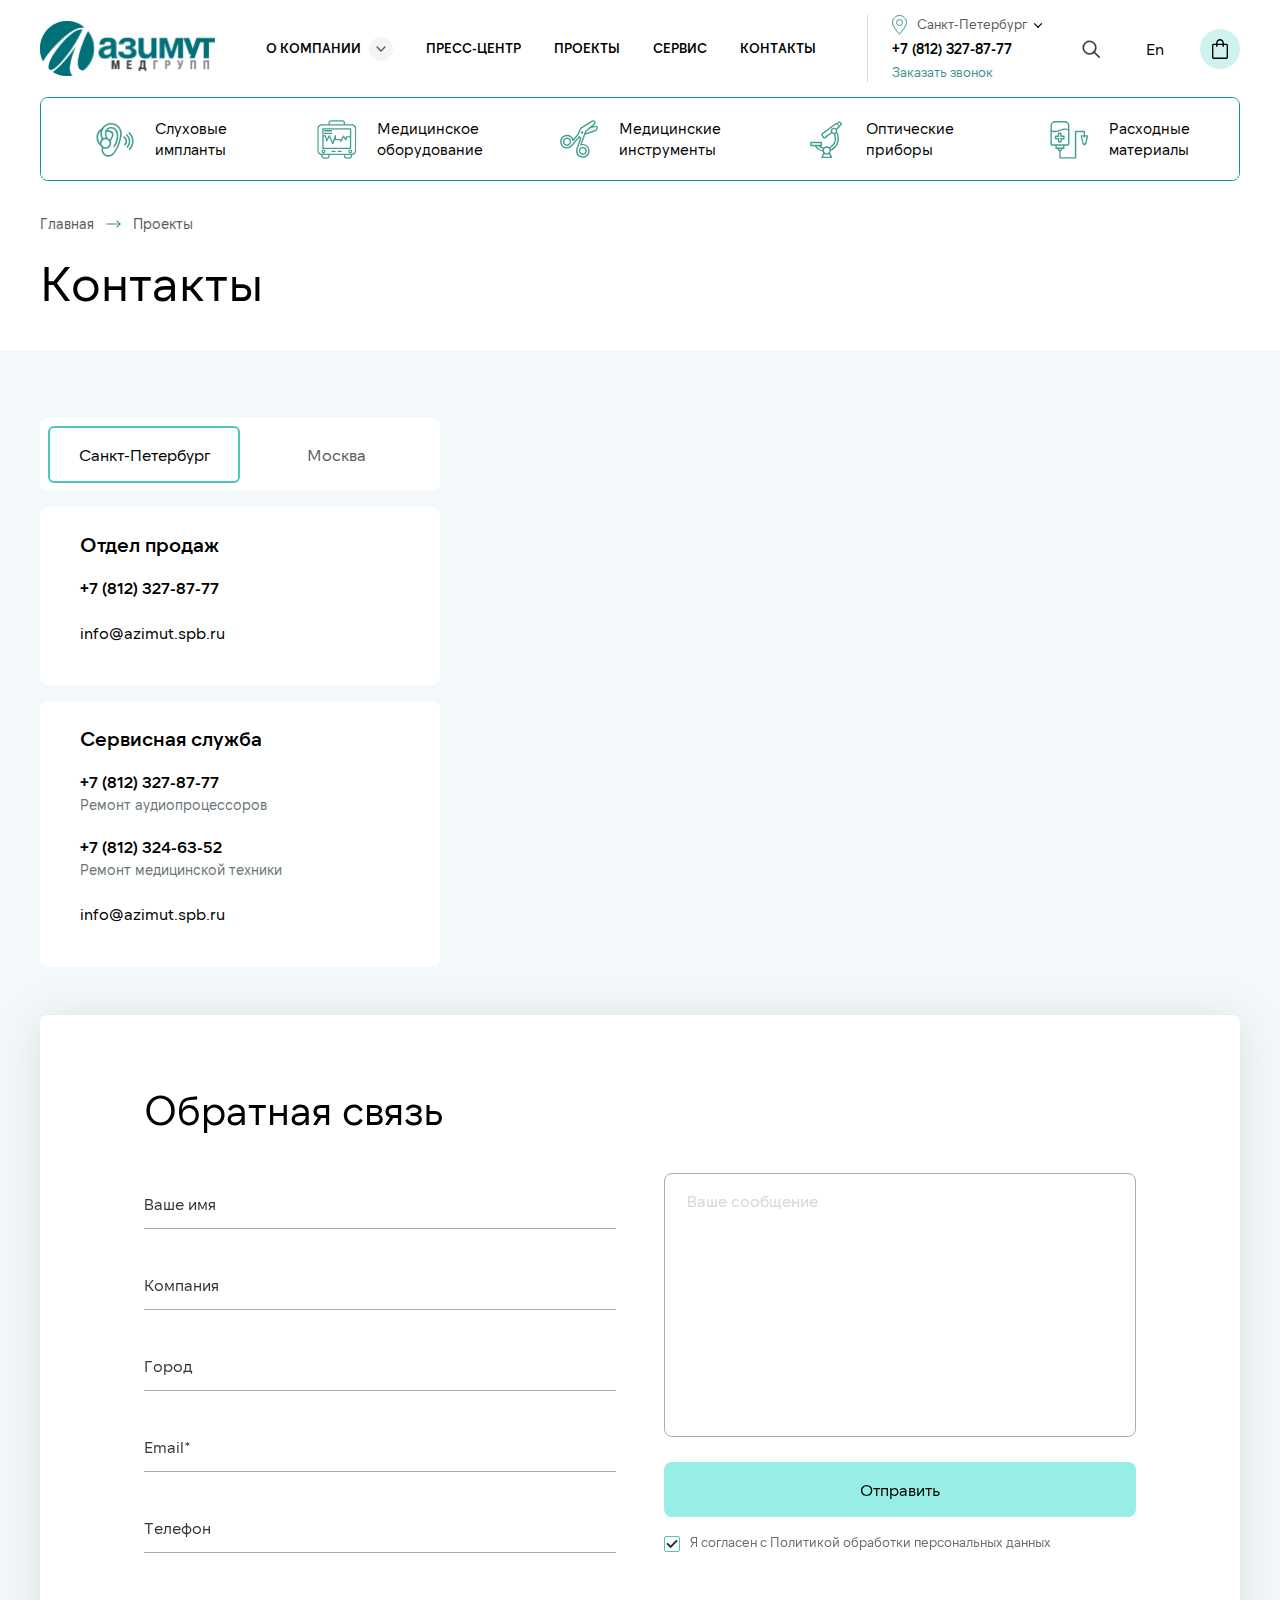
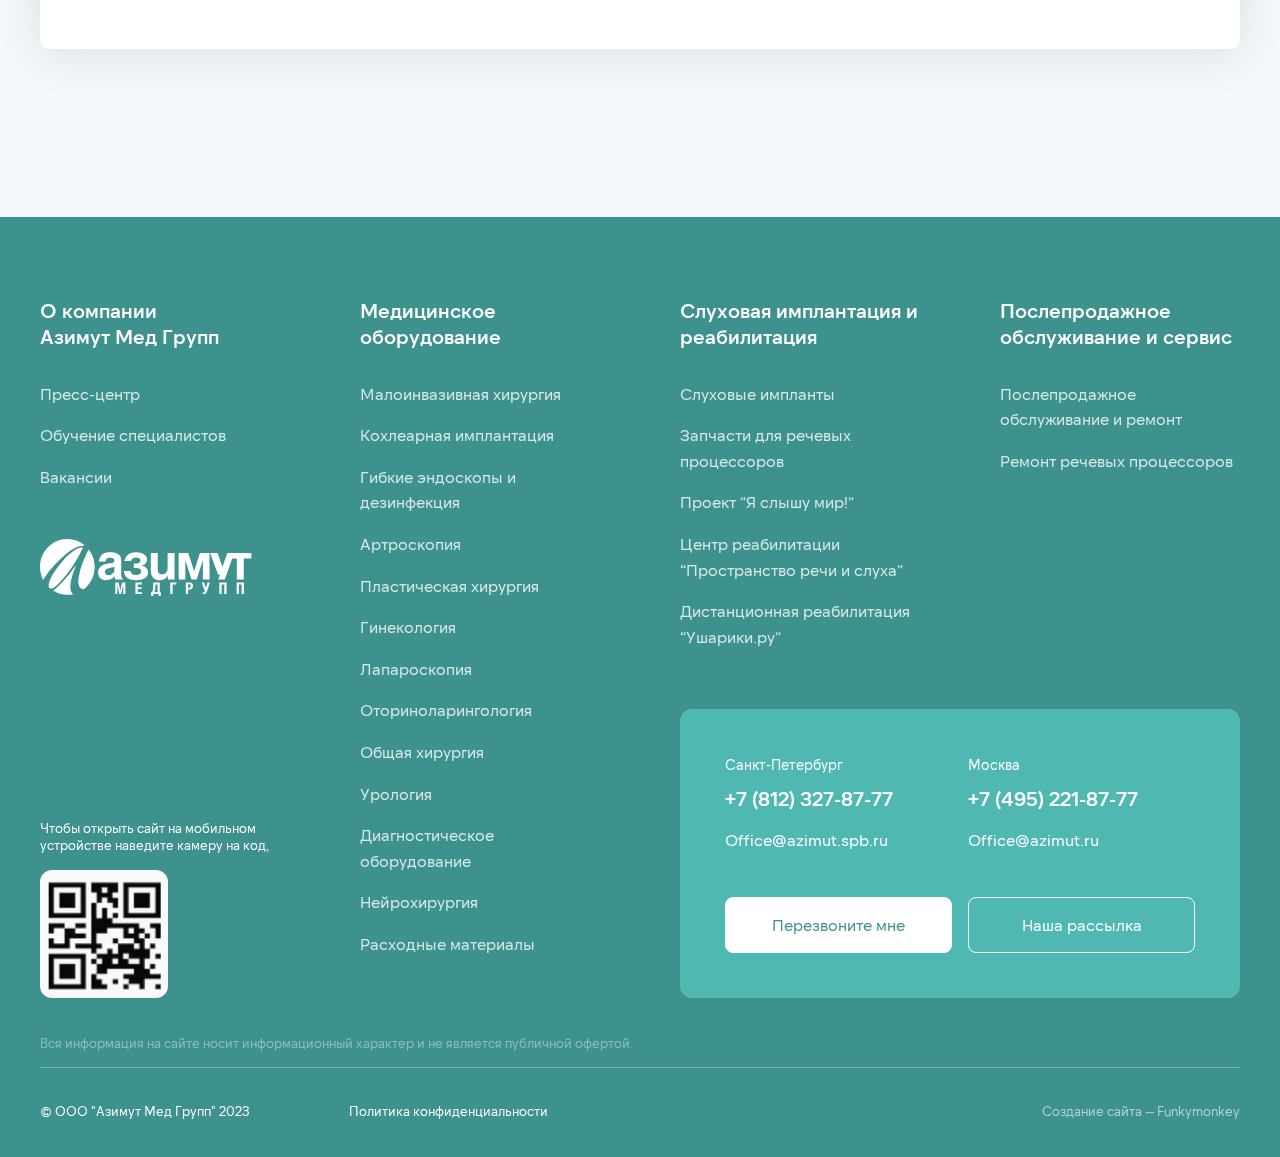
<file: contacts.html>
<!DOCTYPE html>
<html lang="ru">
	<head>
	   <meta charset="UTF-8">
	   <meta http-equiv="X-UA-Compatible" content="IE=edge">
	   <meta name="viewport" content="width=device-width, initial-scale=1.0">
	   <meta name="format-detection" content="telephone=no">
	   <title>Azimut Med</title>
	   <link rel="stylesheet" href="https://cdn.jsdelivr.net/npm/swiper@11/swiper-bundle.min.css">
	   <link rel="stylesheet" href="css/style.css"> 
	</head>
	<body>
		<div class="wrapper">
			<header class="header">
				<div class="header__container">
					<div class="header__left">
						<a href="#" class="header__logo">
							<img src="img/logo.png" alt="">
						</a>
						<div data-da=".header__actions, 790, last" class="header__burger">
							<span></span>
						</div>
						<nav class="menu">
							<a href="activities.html" class="menu__catalog">
								Каталог продукции
							</a>
							<ul class="menu__list">
								<li class="menu__item hassublist">
									<a href="" class="menu__link">
										О компании
										<span>
											<svg xmlns="http://www.w3.org/2000/svg" width="10" height="6" viewBox="0 0 10 6" fill="none">
											  <path fill-rule="evenodd" clip-rule="evenodd" d="M1.63779 0.517597C1.34544 0.225254 0.871463 0.225254 0.57912 0.517597C0.286777 0.80994 0.286778 1.28392 0.579121 1.57626L3.94336 4.94051L3.94243 4.94144L5.00003 5.99903L9.41906 1.57999C9.71111 1.28795 9.71111 0.814447 9.41906 0.522401C9.12702 0.230355 8.65352 0.230354 8.36147 0.522401L5.00203 3.88184L1.63779 0.517597Z" fill="#5A5A5A"/>
											</svg>
										</span>
									</a>
									<ul>
										<li class="menu__item-main">
											<a href="#">
												<img src="img/header/arrow.svg" alt="">
												Компания
											</a>
										</li>
										<li><a href="aboutcompany.html">О нас</a></li>
										<li><a href="news.html">Новости</a></li>
										<li><a href="vacancies.html">Вакансии</a></li>
									</ul>
								</li>

								<li class="menu__item"><a href="presscenter.html" class="menu__link">Пресс-центр</a></li>
								<li class="menu__item"><a href="projects.html" class="menu__link">ПРОЕКТЫ</a></li>
								<li class="menu__item"><a href="services.html" class="menu__link">Сервис</a></li>
								<li class="menu__item"><a href="contacts.html" class="menu__link">Контакты</a></li>
							</ul>
							<a data-da=".menu, 790, 2" href="#" class="header__lang">
								En
							</a>
							<div class="header__column">
								<div class="header__column-wrap">
									<div class="header__city">
										<span>
											<img src="img/header/loc.svg" alt="">
											<b>Санкт-Петербург</b>					
											<img src="img/header/locarrow.svg" alt="">				
										</span>
										<div class="header__city-wrap">
											<div class="header__city-radio">
												<input checked type="radio" id="cityMobile1" name="cityMobile">
												<label for="cityMobile1">
													Санкт-Петербург
													<span></span>
												</label>
											</div>
											<div class="header__city-radio">
												<input type="radio" id="cityMobile2" name="cityMobile">
												<label for="cityMobile2">
													Москва
													<span></span>
												</label>
											</div>

										</div>
									</div>
									<div class="header__phone">
										+7 (812) 327-87-77
									</div>		
									<a href="mailto:Office@azimut.spb.ru" class="header__email">
										Office@azimut.spb.ru
									</a>						
								</div>
								<a href="#" class="header__call" data-topopup="#consultation">
									Заказать звонок
								</a>
							</div>
						</nav>
					</div>
					<div class="header__actions">
						<div class="header__column">
							<div class="header__column-wrap">
								<div class="header__city">
									<span>
										<img src="img/header/loc.svg" alt="">
										<b>Санкт-Петербург</b>					
										<img src="img/header/locarrow.svg" alt="">				
									</span>
									<div class="header__city-wrap">
										<div class="header__city-radio">
											<input checked type="radio" id="city1" name="city">
											<label for="city1">
												Санкт-Петербург
												<span></span>
											</label>
										</div>
										<div class="header__city-radio">
											<input type="radio" id="city2" name="city">
											<label for="city2">
												Москва
												<span></span>
											</label>
										</div>

									</div>
								</div>
								<div class="header__phone">
									+7 (812) 327-87-77
								</div>		
								<a href="mailto:Office@azimut.spb.ru" class="header__email">
									Office@azimut.spb.ru
								</a>						
							</div>
							<a href="#" class="header__call" data-topopup="#consultation">
								Заказать звонок
							</a>
						</div>
						<div  class="header__right">
							<a href="#" class="header__search">
								<img src="img/header/search.svg" alt="">
								<img src="img/header/close.svg" alt="">
							</a>
							<a href="#" class="header__lang">
								En
							</a>
							<a href="cart.html" class="header__cart">
								<img src="img/header/cart.svg" alt="">
							</a>
						</div>
					</div>
				</div>
				<div class="header-bottom">
					<div class="header-bottom__container">
						<div class="header-bottom__content">
							<div  class="header-bottom__card">
								<span>
									<img src="img/header/1.svg" alt="">
									Слуховые <br>импланты									
								</span>
								<div class="header-bottom__droplist">
									<div class="header-bottom__list">
										<ul>
											<li data-to="Малоинвазивная хирургия">
												<span>
													Малоинвазивная хирургия
													<svg xmlns="http://www.w3.org/2000/svg" width="13" height="13" viewBox="0 0 13 13" fill="none">
													<path d="M4.24268 9.89354L8.48468 5.65154L9.33321 6.50006L5.0912 10.7421L4.24268 9.89354Z" fill="#A1B0B3"/>
													<path d="M8.4846 7.34867L4.24283 3.10663L5.09135 2.2581L9.33321 6.50006L8.4846 7.34867Z" fill="#A1B0B3"/>
													</svg>
												</span>
											</li>
											<li data-to="Кохлеарная имплантация">
												<span>
													Кохлеарная имплантация
													<svg xmlns="http://www.w3.org/2000/svg" width="13" height="13" viewBox="0 0 13 13" fill="none">
													<path d="M4.24268 9.89354L8.48468 5.65154L9.33321 6.50006L5.0912 10.7421L4.24268 9.89354Z" fill="#A1B0B3"/>
													<path d="M8.4846 7.34867L4.24283 3.10663L5.09135 2.2581L9.33321 6.50006L8.4846 7.34867Z" fill="#A1B0B3"/>
													</svg>
												</span>
											</li>
											<li data-to="Гибкие эндоскопы и дезинфекция">
												<span>
													Гибкие эндоскопы и дезинфекция
													<svg xmlns="http://www.w3.org/2000/svg" width="13" height="13" viewBox="0 0 13 13" fill="none">
													<path d="M4.24268 9.89354L8.48468 5.65154L9.33321 6.50006L5.0912 10.7421L4.24268 9.89354Z" fill="#A1B0B3"/>
													<path d="M8.4846 7.34867L4.24283 3.10663L5.09135 2.2581L9.33321 6.50006L8.4846 7.34867Z" fill="#A1B0B3"/>
													</svg>
												</span>
											</li>
											<li data-to="Артроскопия">
												<span>
													Артроскопия
													<svg xmlns="http://www.w3.org/2000/svg" width="13" height="13" viewBox="0 0 13 13" fill="none">
													<path d="M4.24268 9.89354L8.48468 5.65154L9.33321 6.50006L5.0912 10.7421L4.24268 9.89354Z" fill="#A1B0B3"/>
													<path d="M8.4846 7.34867L4.24283 3.10663L5.09135 2.2581L9.33321 6.50006L8.4846 7.34867Z" fill="#A1B0B3"/>
													</svg>
												</span>
											</li>
											<li data-to="Пластическая хирургия">
												<span>
													Пластическая хирургия
													<svg xmlns="http://www.w3.org/2000/svg" width="13" height="13" viewBox="0 0 13 13" fill="none">
													<path d="M4.24268 9.89354L8.48468 5.65154L9.33321 6.50006L5.0912 10.7421L4.24268 9.89354Z" fill="#A1B0B3"/>
													<path d="M8.4846 7.34867L4.24283 3.10663L5.09135 2.2581L9.33321 6.50006L8.4846 7.34867Z" fill="#A1B0B3"/>
													</svg>
												</span>
											</li>
											<li data-to="Гинекология">
												<span>
													Гинекология
													<svg xmlns="http://www.w3.org/2000/svg" width="13" height="13" viewBox="0 0 13 13" fill="none">
													<path d="M4.24268 9.89354L8.48468 5.65154L9.33321 6.50006L5.0912 10.7421L4.24268 9.89354Z" fill="#A1B0B3"/>
													<path d="M8.4846 7.34867L4.24283 3.10663L5.09135 2.2581L9.33321 6.50006L8.4846 7.34867Z" fill="#A1B0B3"/>
													</svg>
												</span>
											</li>
											<li data-to="Лапароскопия">
												<span>
													Лапароскопия
													<svg xmlns="http://www.w3.org/2000/svg" width="13" height="13" viewBox="0 0 13 13" fill="none">
													<path d="M4.24268 9.89354L8.48468 5.65154L9.33321 6.50006L5.0912 10.7421L4.24268 9.89354Z" fill="#A1B0B3"/>
													<path d="M8.4846 7.34867L4.24283 3.10663L5.09135 2.2581L9.33321 6.50006L8.4846 7.34867Z" fill="#A1B0B3"/>
													</svg>
												</span>
											</li>
											<li data-to="Оториноларингология">
												<span>
													Оториноларингология
													<svg xmlns="http://www.w3.org/2000/svg" width="13" height="13" viewBox="0 0 13 13" fill="none">
													<path d="M4.24268 9.89354L8.48468 5.65154L9.33321 6.50006L5.0912 10.7421L4.24268 9.89354Z" fill="#A1B0B3"/>
													<path d="M8.4846 7.34867L4.24283 3.10663L5.09135 2.2581L9.33321 6.50006L8.4846 7.34867Z" fill="#A1B0B3"/>
													</svg>
												</span>
											</li>
											<li data-to="Общая хирургия">
												<span>
													Общая хирургия
													<svg xmlns="http://www.w3.org/2000/svg" width="13" height="13" viewBox="0 0 13 13" fill="none">
													<path d="M4.24268 9.89354L8.48468 5.65154L9.33321 6.50006L5.0912 10.7421L4.24268 9.89354Z" fill="#A1B0B3"/>
													<path d="M8.4846 7.34867L4.24283 3.10663L5.09135 2.2581L9.33321 6.50006L8.4846 7.34867Z" fill="#A1B0B3"/>
													</svg>
												</span>
											</li>
											<li data-to="Урология">
												<span>
													Урология
													<svg xmlns="http://www.w3.org/2000/svg" width="13" height="13" viewBox="0 0 13 13" fill="none">
													<path d="M4.24268 9.89354L8.48468 5.65154L9.33321 6.50006L5.0912 10.7421L4.24268 9.89354Z" fill="#A1B0B3"/>
													<path d="M8.4846 7.34867L4.24283 3.10663L5.09135 2.2581L9.33321 6.50006L8.4846 7.34867Z" fill="#A1B0B3"/>
													</svg>
												</span>
											</li>
											<li data-to="Диагностическое оборудование">
												<span>
													Диагностическое оборудование
													<svg xmlns="http://www.w3.org/2000/svg" width="13" height="13" viewBox="0 0 13 13" fill="none">
													<path d="M4.24268 9.89354L8.48468 5.65154L9.33321 6.50006L5.0912 10.7421L4.24268 9.89354Z" fill="#A1B0B3"/>
													<path d="M8.4846 7.34867L4.24283 3.10663L5.09135 2.2581L9.33321 6.50006L8.4846 7.34867Z" fill="#A1B0B3"/>
													</svg>
												</span>
											</li>
											<li data-to="Нейрохирургия">
												<span>
													Нейрохирургия
													<svg xmlns="http://www.w3.org/2000/svg" width="13" height="13" viewBox="0 0 13 13" fill="none">
													<path d="M4.24268 9.89354L8.48468 5.65154L9.33321 6.50006L5.0912 10.7421L4.24268 9.89354Z" fill="#A1B0B3"/>
													<path d="M8.4846 7.34867L4.24283 3.10663L5.09135 2.2581L9.33321 6.50006L8.4846 7.34867Z" fill="#A1B0B3"/>
													</svg>
												</span>
											</li>
										</ul>										
									</div>
									<div class="header-bottom__list">
										<ul data-this="Малоинвазивная хирургия">
											<b>Малоинвазивная хирургия</b>
											<li data-to="Приборы и оборудование">
												<span>
													Приборы и оборудование
													<svg xmlns="http://www.w3.org/2000/svg" width="13" height="13" viewBox="0 0 13 13" fill="none">
													<path d="M4.24268 9.89354L8.48468 5.65154L9.33321 6.50006L5.0912 10.7421L4.24268 9.89354Z" fill="#A1B0B3"/>
													<path d="M8.4846 7.34867L4.24283 3.10663L5.09135 2.2581L9.33321 6.50006L8.4846 7.34867Z" fill="#A1B0B3"/>
													</svg>														
												</span>
											</li>
											<li data-to="Оптические приборы">
												<span>
													Оптические приборы
													<svg xmlns="http://www.w3.org/2000/svg" width="13" height="13" viewBox="0 0 13 13" fill="none">
													<path d="M4.24268 9.89354L8.48468 5.65154L9.33321 6.50006L5.0912 10.7421L4.24268 9.89354Z" fill="#A1B0B3"/>
													<path d="M8.4846 7.34867L4.24283 3.10663L5.09135 2.2581L9.33321 6.50006L8.4846 7.34867Z" fill="#A1B0B3"/>
													</svg>														
												</span>
											</li>											
											<li data-to="Инструменты">
												<span>
													Инструменты
													<svg xmlns="http://www.w3.org/2000/svg" width="13" height="13" viewBox="0 0 13 13" fill="none">
													<path d="M4.24268 9.89354L8.48468 5.65154L9.33321 6.50006L5.0912 10.7421L4.24268 9.89354Z" fill="#A1B0B3"/>
													<path d="M8.4846 7.34867L4.24283 3.10663L5.09135 2.2581L9.33321 6.50006L8.4846 7.34867Z" fill="#A1B0B3"/>
													</svg>														
												</span>
											</li>		
											<li data-to="Расходные материалы">
												<span>
													Расходные материалы
													<svg xmlns="http://www.w3.org/2000/svg" width="13" height="13" viewBox="0 0 13 13" fill="none">
													<path d="M4.24268 9.89354L8.48468 5.65154L9.33321 6.50006L5.0912 10.7421L4.24268 9.89354Z" fill="#A1B0B3"/>
													<path d="M8.4846 7.34867L4.24283 3.10663L5.09135 2.2581L9.33321 6.50006L8.4846 7.34867Z" fill="#A1B0B3"/>
													</svg>														
												</span>
											</li>		
											<li data-to="Наборы инструментов и оборудования">
												<span>
													Наборы инструментов и оборудования
													<svg xmlns="http://www.w3.org/2000/svg" width="13" height="13" viewBox="0 0 13 13" fill="none">
													<path d="M4.24268 9.89354L8.48468 5.65154L9.33321 6.50006L5.0912 10.7421L4.24268 9.89354Z" fill="#A1B0B3"/>
													<path d="M8.4846 7.34867L4.24283 3.10663L5.09135 2.2581L9.33321 6.50006L8.4846 7.34867Z" fill="#A1B0B3"/>
													</svg>														
												</span>
											</li>		
										</ul>		
										<ul data-this="Кохлеарная имплантация">
											<b>Кохлеарная имплантация</b>
											<li data-to="Приборы и оборудование">
												<span>
													Приборы и оборудование
													<svg xmlns="http://www.w3.org/2000/svg" width="13" height="13" viewBox="0 0 13 13" fill="none">
													<path d="M4.24268 9.89354L8.48468 5.65154L9.33321 6.50006L5.0912 10.7421L4.24268 9.89354Z" fill="#A1B0B3"/>
													<path d="M8.4846 7.34867L4.24283 3.10663L5.09135 2.2581L9.33321 6.50006L8.4846 7.34867Z" fill="#A1B0B3"/>
													</svg>														
												</span>
											</li>
											<li data-to="Оптические приборы">
												<span>
													Оптические приборы
													<svg xmlns="http://www.w3.org/2000/svg" width="13" height="13" viewBox="0 0 13 13" fill="none">
													<path d="M4.24268 9.89354L8.48468 5.65154L9.33321 6.50006L5.0912 10.7421L4.24268 9.89354Z" fill="#A1B0B3"/>
													<path d="M8.4846 7.34867L4.24283 3.10663L5.09135 2.2581L9.33321 6.50006L8.4846 7.34867Z" fill="#A1B0B3"/>
													</svg>														
												</span>
											</li>											
											<li data-to="Инструменты">
												<span>
													Инструменты
													<svg xmlns="http://www.w3.org/2000/svg" width="13" height="13" viewBox="0 0 13 13" fill="none">
													<path d="M4.24268 9.89354L8.48468 5.65154L9.33321 6.50006L5.0912 10.7421L4.24268 9.89354Z" fill="#A1B0B3"/>
													<path d="M8.4846 7.34867L4.24283 3.10663L5.09135 2.2581L9.33321 6.50006L8.4846 7.34867Z" fill="#A1B0B3"/>
													</svg>														
												</span>
											</li>		
											<li data-to="Расходные материалы">
												<span>
													Расходные материалы
													<svg xmlns="http://www.w3.org/2000/svg" width="13" height="13" viewBox="0 0 13 13" fill="none">
													<path d="M4.24268 9.89354L8.48468 5.65154L9.33321 6.50006L5.0912 10.7421L4.24268 9.89354Z" fill="#A1B0B3"/>
													<path d="M8.4846 7.34867L4.24283 3.10663L5.09135 2.2581L9.33321 6.50006L8.4846 7.34867Z" fill="#A1B0B3"/>
													</svg>														
												</span>
											</li>		
											<li data-to="Наборы инструментов и оборудования">
												<span>
													Наборы инструментов и оборудования
													<svg xmlns="http://www.w3.org/2000/svg" width="13" height="13" viewBox="0 0 13 13" fill="none">
													<path d="M4.24268 9.89354L8.48468 5.65154L9.33321 6.50006L5.0912 10.7421L4.24268 9.89354Z" fill="#A1B0B3"/>
													<path d="M8.4846 7.34867L4.24283 3.10663L5.09135 2.2581L9.33321 6.50006L8.4846 7.34867Z" fill="#A1B0B3"/>
													</svg>														
												</span>
											</li>		
										</ul>			
										<ul data-this="Гибкие эндоскопы и дезинфекция">
											<b>Гибкие эндоскопы и дезинфекция</b>
											<li data-to="Приборы и оборудование">
												<span>
													Приборы и оборудование
													<svg xmlns="http://www.w3.org/2000/svg" width="13" height="13" viewBox="0 0 13 13" fill="none">
													<path d="M4.24268 9.89354L8.48468 5.65154L9.33321 6.50006L5.0912 10.7421L4.24268 9.89354Z" fill="#A1B0B3"/>
													<path d="M8.4846 7.34867L4.24283 3.10663L5.09135 2.2581L9.33321 6.50006L8.4846 7.34867Z" fill="#A1B0B3"/>
													</svg>														
												</span>
											</li>
											<li data-to="Оптические приборы">
												<span>
													Оптические приборы
													<svg xmlns="http://www.w3.org/2000/svg" width="13" height="13" viewBox="0 0 13 13" fill="none">
													<path d="M4.24268 9.89354L8.48468 5.65154L9.33321 6.50006L5.0912 10.7421L4.24268 9.89354Z" fill="#A1B0B3"/>
													<path d="M8.4846 7.34867L4.24283 3.10663L5.09135 2.2581L9.33321 6.50006L8.4846 7.34867Z" fill="#A1B0B3"/>
													</svg>														
												</span>
											</li>											
											<li data-to="Инструменты">
												<span>
													Инструменты
													<svg xmlns="http://www.w3.org/2000/svg" width="13" height="13" viewBox="0 0 13 13" fill="none">
													<path d="M4.24268 9.89354L8.48468 5.65154L9.33321 6.50006L5.0912 10.7421L4.24268 9.89354Z" fill="#A1B0B3"/>
													<path d="M8.4846 7.34867L4.24283 3.10663L5.09135 2.2581L9.33321 6.50006L8.4846 7.34867Z" fill="#A1B0B3"/>
													</svg>														
												</span>
											</li>		
											<li data-to="Расходные материалы">
												<span>
													Расходные материалы
													<svg xmlns="http://www.w3.org/2000/svg" width="13" height="13" viewBox="0 0 13 13" fill="none">
													<path d="M4.24268 9.89354L8.48468 5.65154L9.33321 6.50006L5.0912 10.7421L4.24268 9.89354Z" fill="#A1B0B3"/>
													<path d="M8.4846 7.34867L4.24283 3.10663L5.09135 2.2581L9.33321 6.50006L8.4846 7.34867Z" fill="#A1B0B3"/>
													</svg>														
												</span>
											</li>		
											<li data-to="Наборы инструментов и оборудования">
												<span>
													Наборы инструментов и оборудования
													<svg xmlns="http://www.w3.org/2000/svg" width="13" height="13" viewBox="0 0 13 13" fill="none">
													<path d="M4.24268 9.89354L8.48468 5.65154L9.33321 6.50006L5.0912 10.7421L4.24268 9.89354Z" fill="#A1B0B3"/>
													<path d="M8.4846 7.34867L4.24283 3.10663L5.09135 2.2581L9.33321 6.50006L8.4846 7.34867Z" fill="#A1B0B3"/>
													</svg>														
												</span>
											</li>		
										</ul>												
										<ul data-this="Артроскопия">
											<b>Артроскопия</b>
											<li data-to="Приборы и оборудование">
												<span>
													Приборы и оборудование
													<svg xmlns="http://www.w3.org/2000/svg" width="13" height="13" viewBox="0 0 13 13" fill="none">
													<path d="M4.24268 9.89354L8.48468 5.65154L9.33321 6.50006L5.0912 10.7421L4.24268 9.89354Z" fill="#A1B0B3"/>
													<path d="M8.4846 7.34867L4.24283 3.10663L5.09135 2.2581L9.33321 6.50006L8.4846 7.34867Z" fill="#A1B0B3"/>
													</svg>														
												</span>
											</li>
											<li data-to="Оптические приборы">
												<span>
													Оптические приборы
													<svg xmlns="http://www.w3.org/2000/svg" width="13" height="13" viewBox="0 0 13 13" fill="none">
													<path d="M4.24268 9.89354L8.48468 5.65154L9.33321 6.50006L5.0912 10.7421L4.24268 9.89354Z" fill="#A1B0B3"/>
													<path d="M8.4846 7.34867L4.24283 3.10663L5.09135 2.2581L9.33321 6.50006L8.4846 7.34867Z" fill="#A1B0B3"/>
													</svg>														
												</span>
											</li>											
											<li data-to="Инструменты">
												<span>
													Инструменты
													<svg xmlns="http://www.w3.org/2000/svg" width="13" height="13" viewBox="0 0 13 13" fill="none">
													<path d="M4.24268 9.89354L8.48468 5.65154L9.33321 6.50006L5.0912 10.7421L4.24268 9.89354Z" fill="#A1B0B3"/>
													<path d="M8.4846 7.34867L4.24283 3.10663L5.09135 2.2581L9.33321 6.50006L8.4846 7.34867Z" fill="#A1B0B3"/>
													</svg>														
												</span>
											</li>		
											<li data-to="Расходные материалы">
												<span>
													Расходные материалы
													<svg xmlns="http://www.w3.org/2000/svg" width="13" height="13" viewBox="0 0 13 13" fill="none">
													<path d="M4.24268 9.89354L8.48468 5.65154L9.33321 6.50006L5.0912 10.7421L4.24268 9.89354Z" fill="#A1B0B3"/>
													<path d="M8.4846 7.34867L4.24283 3.10663L5.09135 2.2581L9.33321 6.50006L8.4846 7.34867Z" fill="#A1B0B3"/>
													</svg>														
												</span>
											</li>		
											<li data-to="Наборы инструментов и оборудования">
												<span>
													Наборы инструментов и оборудования
													<svg xmlns="http://www.w3.org/2000/svg" width="13" height="13" viewBox="0 0 13 13" fill="none">
													<path d="M4.24268 9.89354L8.48468 5.65154L9.33321 6.50006L5.0912 10.7421L4.24268 9.89354Z" fill="#A1B0B3"/>
													<path d="M8.4846 7.34867L4.24283 3.10663L5.09135 2.2581L9.33321 6.50006L8.4846 7.34867Z" fill="#A1B0B3"/>
													</svg>														
												</span>
											</li>		
										</ul>		
										<ul data-this="Пластическая хирургия">
											<b>Пластическая хирургия</b>
											<li data-to="Приборы и оборудование">
												<span>
													Приборы и оборудование
													<svg xmlns="http://www.w3.org/2000/svg" width="13" height="13" viewBox="0 0 13 13" fill="none">
													<path d="M4.24268 9.89354L8.48468 5.65154L9.33321 6.50006L5.0912 10.7421L4.24268 9.89354Z" fill="#A1B0B3"/>
													<path d="M8.4846 7.34867L4.24283 3.10663L5.09135 2.2581L9.33321 6.50006L8.4846 7.34867Z" fill="#A1B0B3"/>
													</svg>														
												</span>
											</li>
											<li data-to="Оптические приборы">
												<span>
													Оптические приборы
													<svg xmlns="http://www.w3.org/2000/svg" width="13" height="13" viewBox="0 0 13 13" fill="none">
													<path d="M4.24268 9.89354L8.48468 5.65154L9.33321 6.50006L5.0912 10.7421L4.24268 9.89354Z" fill="#A1B0B3"/>
													<path d="M8.4846 7.34867L4.24283 3.10663L5.09135 2.2581L9.33321 6.50006L8.4846 7.34867Z" fill="#A1B0B3"/>
													</svg>														
												</span>
											</li>											
											<li data-to="Инструменты">
												<span>
													Инструменты
													<svg xmlns="http://www.w3.org/2000/svg" width="13" height="13" viewBox="0 0 13 13" fill="none">
													<path d="M4.24268 9.89354L8.48468 5.65154L9.33321 6.50006L5.0912 10.7421L4.24268 9.89354Z" fill="#A1B0B3"/>
													<path d="M8.4846 7.34867L4.24283 3.10663L5.09135 2.2581L9.33321 6.50006L8.4846 7.34867Z" fill="#A1B0B3"/>
													</svg>														
												</span>
											</li>		
											<li data-to="Расходные материалы">
												<span>
													Расходные материалы
													<svg xmlns="http://www.w3.org/2000/svg" width="13" height="13" viewBox="0 0 13 13" fill="none">
													<path d="M4.24268 9.89354L8.48468 5.65154L9.33321 6.50006L5.0912 10.7421L4.24268 9.89354Z" fill="#A1B0B3"/>
													<path d="M8.4846 7.34867L4.24283 3.10663L5.09135 2.2581L9.33321 6.50006L8.4846 7.34867Z" fill="#A1B0B3"/>
													</svg>														
												</span>
											</li>		
											<li data-to="Наборы инструментов и оборудования">
												<span>
													Наборы инструментов и оборудования
													<svg xmlns="http://www.w3.org/2000/svg" width="13" height="13" viewBox="0 0 13 13" fill="none">
													<path d="M4.24268 9.89354L8.48468 5.65154L9.33321 6.50006L5.0912 10.7421L4.24268 9.89354Z" fill="#A1B0B3"/>
													<path d="M8.4846 7.34867L4.24283 3.10663L5.09135 2.2581L9.33321 6.50006L8.4846 7.34867Z" fill="#A1B0B3"/>
													</svg>														
												</span>
											</li>		
										</ul>												
										<ul data-this="Гинекология">
											<b>Гинекология</b>
											<li data-to="Приборы и оборудование">
												<span>
													Приборы и оборудование
													<svg xmlns="http://www.w3.org/2000/svg" width="13" height="13" viewBox="0 0 13 13" fill="none">
													<path d="M4.24268 9.89354L8.48468 5.65154L9.33321 6.50006L5.0912 10.7421L4.24268 9.89354Z" fill="#A1B0B3"/>
													<path d="M8.4846 7.34867L4.24283 3.10663L5.09135 2.2581L9.33321 6.50006L8.4846 7.34867Z" fill="#A1B0B3"/>
													</svg>														
												</span>
											</li>
											<li data-to="Оптические приборы">
												<span>
													Оптические приборы
													<svg xmlns="http://www.w3.org/2000/svg" width="13" height="13" viewBox="0 0 13 13" fill="none">
													<path d="M4.24268 9.89354L8.48468 5.65154L9.33321 6.50006L5.0912 10.7421L4.24268 9.89354Z" fill="#A1B0B3"/>
													<path d="M8.4846 7.34867L4.24283 3.10663L5.09135 2.2581L9.33321 6.50006L8.4846 7.34867Z" fill="#A1B0B3"/>
													</svg>														
												</span>
											</li>											
											<li data-to="Инструменты">
												<span>
													Инструменты
													<svg xmlns="http://www.w3.org/2000/svg" width="13" height="13" viewBox="0 0 13 13" fill="none">
													<path d="M4.24268 9.89354L8.48468 5.65154L9.33321 6.50006L5.0912 10.7421L4.24268 9.89354Z" fill="#A1B0B3"/>
													<path d="M8.4846 7.34867L4.24283 3.10663L5.09135 2.2581L9.33321 6.50006L8.4846 7.34867Z" fill="#A1B0B3"/>
													</svg>														
												</span>
											</li>		
											<li data-to="Расходные материалы">
												<span>
													Расходные материалы
													<svg xmlns="http://www.w3.org/2000/svg" width="13" height="13" viewBox="0 0 13 13" fill="none">
													<path d="M4.24268 9.89354L8.48468 5.65154L9.33321 6.50006L5.0912 10.7421L4.24268 9.89354Z" fill="#A1B0B3"/>
													<path d="M8.4846 7.34867L4.24283 3.10663L5.09135 2.2581L9.33321 6.50006L8.4846 7.34867Z" fill="#A1B0B3"/>
													</svg>														
												</span>
											</li>		
											<li data-to="Наборы инструментов и оборудования">
												<span>
													Наборы инструментов и оборудования
													<svg xmlns="http://www.w3.org/2000/svg" width="13" height="13" viewBox="0 0 13 13" fill="none">
													<path d="M4.24268 9.89354L8.48468 5.65154L9.33321 6.50006L5.0912 10.7421L4.24268 9.89354Z" fill="#A1B0B3"/>
													<path d="M8.4846 7.34867L4.24283 3.10663L5.09135 2.2581L9.33321 6.50006L8.4846 7.34867Z" fill="#A1B0B3"/>
													</svg>														
												</span>
											</li>		
										</ul>																				
										<ul data-this="Лапароскопия">
											<b>Лапароскопия</b>
											<li data-to="Приборы и оборудование">
												<span>
													Приборы и оборудование
													<svg xmlns="http://www.w3.org/2000/svg" width="13" height="13" viewBox="0 0 13 13" fill="none">
													<path d="M4.24268 9.89354L8.48468 5.65154L9.33321 6.50006L5.0912 10.7421L4.24268 9.89354Z" fill="#A1B0B3"/>
													<path d="M8.4846 7.34867L4.24283 3.10663L5.09135 2.2581L9.33321 6.50006L8.4846 7.34867Z" fill="#A1B0B3"/>
													</svg>														
												</span>
											</li>
											<li data-to="Оптические приборы">
												<span>
													Оптические приборы
													<svg xmlns="http://www.w3.org/2000/svg" width="13" height="13" viewBox="0 0 13 13" fill="none">
													<path d="M4.24268 9.89354L8.48468 5.65154L9.33321 6.50006L5.0912 10.7421L4.24268 9.89354Z" fill="#A1B0B3"/>
													<path d="M8.4846 7.34867L4.24283 3.10663L5.09135 2.2581L9.33321 6.50006L8.4846 7.34867Z" fill="#A1B0B3"/>
													</svg>														
												</span>
											</li>											
											<li data-to="Инструменты">
												<span>
													Инструменты
													<svg xmlns="http://www.w3.org/2000/svg" width="13" height="13" viewBox="0 0 13 13" fill="none">
													<path d="M4.24268 9.89354L8.48468 5.65154L9.33321 6.50006L5.0912 10.7421L4.24268 9.89354Z" fill="#A1B0B3"/>
													<path d="M8.4846 7.34867L4.24283 3.10663L5.09135 2.2581L9.33321 6.50006L8.4846 7.34867Z" fill="#A1B0B3"/>
													</svg>														
												</span>
											</li>		
											<li data-to="Расходные материалы">
												<span>
													Расходные материалы
													<svg xmlns="http://www.w3.org/2000/svg" width="13" height="13" viewBox="0 0 13 13" fill="none">
													<path d="M4.24268 9.89354L8.48468 5.65154L9.33321 6.50006L5.0912 10.7421L4.24268 9.89354Z" fill="#A1B0B3"/>
													<path d="M8.4846 7.34867L4.24283 3.10663L5.09135 2.2581L9.33321 6.50006L8.4846 7.34867Z" fill="#A1B0B3"/>
													</svg>														
												</span>
											</li>		
											<li data-to="Наборы инструментов и оборудования">
												<span>
													Наборы инструментов и оборудования
													<svg xmlns="http://www.w3.org/2000/svg" width="13" height="13" viewBox="0 0 13 13" fill="none">
													<path d="M4.24268 9.89354L8.48468 5.65154L9.33321 6.50006L5.0912 10.7421L4.24268 9.89354Z" fill="#A1B0B3"/>
													<path d="M8.4846 7.34867L4.24283 3.10663L5.09135 2.2581L9.33321 6.50006L8.4846 7.34867Z" fill="#A1B0B3"/>
													</svg>														
												</span>
											</li>		
										</ul>		
										<ul data-this="Оториноларингология">
											<b>Оториноларингология</b>
											<li data-to="Приборы и оборудование">
												<span>
													Приборы и оборудование
													<svg xmlns="http://www.w3.org/2000/svg" width="13" height="13" viewBox="0 0 13 13" fill="none">
													<path d="M4.24268 9.89354L8.48468 5.65154L9.33321 6.50006L5.0912 10.7421L4.24268 9.89354Z" fill="#A1B0B3"/>
													<path d="M8.4846 7.34867L4.24283 3.10663L5.09135 2.2581L9.33321 6.50006L8.4846 7.34867Z" fill="#A1B0B3"/>
													</svg>														
												</span>
											</li>
											<li data-to="Оптические приборы">
												<span>
													Оптические приборы
													<svg xmlns="http://www.w3.org/2000/svg" width="13" height="13" viewBox="0 0 13 13" fill="none">
													<path d="M4.24268 9.89354L8.48468 5.65154L9.33321 6.50006L5.0912 10.7421L4.24268 9.89354Z" fill="#A1B0B3"/>
													<path d="M8.4846 7.34867L4.24283 3.10663L5.09135 2.2581L9.33321 6.50006L8.4846 7.34867Z" fill="#A1B0B3"/>
													</svg>														
												</span>
											</li>											
											<li data-to="Инструменты">
												<span>
													Инструменты
													<svg xmlns="http://www.w3.org/2000/svg" width="13" height="13" viewBox="0 0 13 13" fill="none">
													<path d="M4.24268 9.89354L8.48468 5.65154L9.33321 6.50006L5.0912 10.7421L4.24268 9.89354Z" fill="#A1B0B3"/>
													<path d="M8.4846 7.34867L4.24283 3.10663L5.09135 2.2581L9.33321 6.50006L8.4846 7.34867Z" fill="#A1B0B3"/>
													</svg>														
												</span>
											</li>		
											<li data-to="Расходные материалы">
												<span>
													Расходные материалы
													<svg xmlns="http://www.w3.org/2000/svg" width="13" height="13" viewBox="0 0 13 13" fill="none">
													<path d="M4.24268 9.89354L8.48468 5.65154L9.33321 6.50006L5.0912 10.7421L4.24268 9.89354Z" fill="#A1B0B3"/>
													<path d="M8.4846 7.34867L4.24283 3.10663L5.09135 2.2581L9.33321 6.50006L8.4846 7.34867Z" fill="#A1B0B3"/>
													</svg>														
												</span>
											</li>		
											<li data-to="Наборы инструментов и оборудования">
												<span>
													Наборы инструментов и оборудования
													<svg xmlns="http://www.w3.org/2000/svg" width="13" height="13" viewBox="0 0 13 13" fill="none">
													<path d="M4.24268 9.89354L8.48468 5.65154L9.33321 6.50006L5.0912 10.7421L4.24268 9.89354Z" fill="#A1B0B3"/>
													<path d="M8.4846 7.34867L4.24283 3.10663L5.09135 2.2581L9.33321 6.50006L8.4846 7.34867Z" fill="#A1B0B3"/>
													</svg>														
												</span>
											</li>		
										</ul>																				
										<ul data-this="Общая хирургия">
											<b>Общая хирургия</b>
											<li data-to="Приборы и оборудование">
												<span>
													Приборы и оборудование
													<svg xmlns="http://www.w3.org/2000/svg" width="13" height="13" viewBox="0 0 13 13" fill="none">
													<path d="M4.24268 9.89354L8.48468 5.65154L9.33321 6.50006L5.0912 10.7421L4.24268 9.89354Z" fill="#A1B0B3"/>
													<path d="M8.4846 7.34867L4.24283 3.10663L5.09135 2.2581L9.33321 6.50006L8.4846 7.34867Z" fill="#A1B0B3"/>
													</svg>														
												</span>
											</li>
											<li data-to="Оптические приборы">
												<span>
													Оптические приборы
													<svg xmlns="http://www.w3.org/2000/svg" width="13" height="13" viewBox="0 0 13 13" fill="none">
													<path d="M4.24268 9.89354L8.48468 5.65154L9.33321 6.50006L5.0912 10.7421L4.24268 9.89354Z" fill="#A1B0B3"/>
													<path d="M8.4846 7.34867L4.24283 3.10663L5.09135 2.2581L9.33321 6.50006L8.4846 7.34867Z" fill="#A1B0B3"/>
													</svg>														
												</span>
											</li>											
											<li data-to="Инструменты">
												<span>
													Инструменты
													<svg xmlns="http://www.w3.org/2000/svg" width="13" height="13" viewBox="0 0 13 13" fill="none">
													<path d="M4.24268 9.89354L8.48468 5.65154L9.33321 6.50006L5.0912 10.7421L4.24268 9.89354Z" fill="#A1B0B3"/>
													<path d="M8.4846 7.34867L4.24283 3.10663L5.09135 2.2581L9.33321 6.50006L8.4846 7.34867Z" fill="#A1B0B3"/>
													</svg>														
												</span>
											</li>		
											<li data-to="Расходные материалы">
												<span>
													Расходные материалы
													<svg xmlns="http://www.w3.org/2000/svg" width="13" height="13" viewBox="0 0 13 13" fill="none">
													<path d="M4.24268 9.89354L8.48468 5.65154L9.33321 6.50006L5.0912 10.7421L4.24268 9.89354Z" fill="#A1B0B3"/>
													<path d="M8.4846 7.34867L4.24283 3.10663L5.09135 2.2581L9.33321 6.50006L8.4846 7.34867Z" fill="#A1B0B3"/>
													</svg>														
												</span>
											</li>		
											<li data-to="Наборы инструментов и оборудования">
												<span>
													Наборы инструментов и оборудования
													<svg xmlns="http://www.w3.org/2000/svg" width="13" height="13" viewBox="0 0 13 13" fill="none">
													<path d="M4.24268 9.89354L8.48468 5.65154L9.33321 6.50006L5.0912 10.7421L4.24268 9.89354Z" fill="#A1B0B3"/>
													<path d="M8.4846 7.34867L4.24283 3.10663L5.09135 2.2581L9.33321 6.50006L8.4846 7.34867Z" fill="#A1B0B3"/>
													</svg>														
												</span>
											</li>		
										</ul>		
										<ul data-this="Урология">
											<b>Урология</b>
											<li data-to="Приборы и оборудование">
												<span>
													Приборы и оборудование
													<svg xmlns="http://www.w3.org/2000/svg" width="13" height="13" viewBox="0 0 13 13" fill="none">
													<path d="M4.24268 9.89354L8.48468 5.65154L9.33321 6.50006L5.0912 10.7421L4.24268 9.89354Z" fill="#A1B0B3"/>
													<path d="M8.4846 7.34867L4.24283 3.10663L5.09135 2.2581L9.33321 6.50006L8.4846 7.34867Z" fill="#A1B0B3"/>
													</svg>														
												</span>
											</li>
											<li data-to="Оптические приборы">
												<span>
													Оптические приборы
													<svg xmlns="http://www.w3.org/2000/svg" width="13" height="13" viewBox="0 0 13 13" fill="none">
													<path d="M4.24268 9.89354L8.48468 5.65154L9.33321 6.50006L5.0912 10.7421L4.24268 9.89354Z" fill="#A1B0B3"/>
													<path d="M8.4846 7.34867L4.24283 3.10663L5.09135 2.2581L9.33321 6.50006L8.4846 7.34867Z" fill="#A1B0B3"/>
													</svg>														
												</span>
											</li>											
											<li data-to="Инструменты">
												<span>
													Инструменты
													<svg xmlns="http://www.w3.org/2000/svg" width="13" height="13" viewBox="0 0 13 13" fill="none">
													<path d="M4.24268 9.89354L8.48468 5.65154L9.33321 6.50006L5.0912 10.7421L4.24268 9.89354Z" fill="#A1B0B3"/>
													<path d="M8.4846 7.34867L4.24283 3.10663L5.09135 2.2581L9.33321 6.50006L8.4846 7.34867Z" fill="#A1B0B3"/>
													</svg>														
												</span>
											</li>		
											<li data-to="Расходные материалы">
												<span>
													Расходные материалы
													<svg xmlns="http://www.w3.org/2000/svg" width="13" height="13" viewBox="0 0 13 13" fill="none">
													<path d="M4.24268 9.89354L8.48468 5.65154L9.33321 6.50006L5.0912 10.7421L4.24268 9.89354Z" fill="#A1B0B3"/>
													<path d="M8.4846 7.34867L4.24283 3.10663L5.09135 2.2581L9.33321 6.50006L8.4846 7.34867Z" fill="#A1B0B3"/>
													</svg>														
												</span>
											</li>		
											<li data-to="Наборы инструментов и оборудования">
												<span>
													Наборы инструментов и оборудования
													<svg xmlns="http://www.w3.org/2000/svg" width="13" height="13" viewBox="0 0 13 13" fill="none">
													<path d="M4.24268 9.89354L8.48468 5.65154L9.33321 6.50006L5.0912 10.7421L4.24268 9.89354Z" fill="#A1B0B3"/>
													<path d="M8.4846 7.34867L4.24283 3.10663L5.09135 2.2581L9.33321 6.50006L8.4846 7.34867Z" fill="#A1B0B3"/>
													</svg>														
												</span>
											</li>		
										</ul>																				
										<ul data-this="Диагностическое оборудование">
											<b>Диагностическое оборудование</b>
											<li data-to="Приборы и оборудование">
												<span>
													Приборы и оборудование
													<svg xmlns="http://www.w3.org/2000/svg" width="13" height="13" viewBox="0 0 13 13" fill="none">
													<path d="M4.24268 9.89354L8.48468 5.65154L9.33321 6.50006L5.0912 10.7421L4.24268 9.89354Z" fill="#A1B0B3"/>
													<path d="M8.4846 7.34867L4.24283 3.10663L5.09135 2.2581L9.33321 6.50006L8.4846 7.34867Z" fill="#A1B0B3"/>
													</svg>														
												</span>
											</li>
											<li data-to="Оптические приборы">
												<span>
													Оптические приборы
													<svg xmlns="http://www.w3.org/2000/svg" width="13" height="13" viewBox="0 0 13 13" fill="none">
													<path d="M4.24268 9.89354L8.48468 5.65154L9.33321 6.50006L5.0912 10.7421L4.24268 9.89354Z" fill="#A1B0B3"/>
													<path d="M8.4846 7.34867L4.24283 3.10663L5.09135 2.2581L9.33321 6.50006L8.4846 7.34867Z" fill="#A1B0B3"/>
													</svg>														
												</span>
											</li>											
											<li data-to="Инструменты">
												<span>
													Инструменты
													<svg xmlns="http://www.w3.org/2000/svg" width="13" height="13" viewBox="0 0 13 13" fill="none">
													<path d="M4.24268 9.89354L8.48468 5.65154L9.33321 6.50006L5.0912 10.7421L4.24268 9.89354Z" fill="#A1B0B3"/>
													<path d="M8.4846 7.34867L4.24283 3.10663L5.09135 2.2581L9.33321 6.50006L8.4846 7.34867Z" fill="#A1B0B3"/>
													</svg>														
												</span>
											</li>		
											<li data-to="Расходные материалы">
												<span>
													Расходные материалы
													<svg xmlns="http://www.w3.org/2000/svg" width="13" height="13" viewBox="0 0 13 13" fill="none">
													<path d="M4.24268 9.89354L8.48468 5.65154L9.33321 6.50006L5.0912 10.7421L4.24268 9.89354Z" fill="#A1B0B3"/>
													<path d="M8.4846 7.34867L4.24283 3.10663L5.09135 2.2581L9.33321 6.50006L8.4846 7.34867Z" fill="#A1B0B3"/>
													</svg>														
												</span>
											</li>		
											<li data-to="Наборы инструментов и оборудования">
												<span>
													Наборы инструментов и оборудования
													<svg xmlns="http://www.w3.org/2000/svg" width="13" height="13" viewBox="0 0 13 13" fill="none">
													<path d="M4.24268 9.89354L8.48468 5.65154L9.33321 6.50006L5.0912 10.7421L4.24268 9.89354Z" fill="#A1B0B3"/>
													<path d="M8.4846 7.34867L4.24283 3.10663L5.09135 2.2581L9.33321 6.50006L8.4846 7.34867Z" fill="#A1B0B3"/>
													</svg>														
												</span>
											</li>		
										</ul>		
										<ul data-this="Нейрохирургия">
											<b>Нейрохирургия</b>
											<li data-to="Приборы и оборудование">
												<span>
													Приборы и оборудование
													<svg xmlns="http://www.w3.org/2000/svg" width="13" height="13" viewBox="0 0 13 13" fill="none">
													<path d="M4.24268 9.89354L8.48468 5.65154L9.33321 6.50006L5.0912 10.7421L4.24268 9.89354Z" fill="#A1B0B3"/>
													<path d="M8.4846 7.34867L4.24283 3.10663L5.09135 2.2581L9.33321 6.50006L8.4846 7.34867Z" fill="#A1B0B3"/>
													</svg>														
												</span>
											</li>
											<li data-to="Оптические приборы">
												<span>
													Оптические приборы
													<svg xmlns="http://www.w3.org/2000/svg" width="13" height="13" viewBox="0 0 13 13" fill="none">
													<path d="M4.24268 9.89354L8.48468 5.65154L9.33321 6.50006L5.0912 10.7421L4.24268 9.89354Z" fill="#A1B0B3"/>
													<path d="M8.4846 7.34867L4.24283 3.10663L5.09135 2.2581L9.33321 6.50006L8.4846 7.34867Z" fill="#A1B0B3"/>
													</svg>														
												</span>
											</li>											
											<li data-to="Инструменты">
												<span>
													Инструменты
													<svg xmlns="http://www.w3.org/2000/svg" width="13" height="13" viewBox="0 0 13 13" fill="none">
													<path d="M4.24268 9.89354L8.48468 5.65154L9.33321 6.50006L5.0912 10.7421L4.24268 9.89354Z" fill="#A1B0B3"/>
													<path d="M8.4846 7.34867L4.24283 3.10663L5.09135 2.2581L9.33321 6.50006L8.4846 7.34867Z" fill="#A1B0B3"/>
													</svg>														
												</span>
											</li>		
											<li data-to="Расходные материалы">
												<span>
													Расходные материалы
													<svg xmlns="http://www.w3.org/2000/svg" width="13" height="13" viewBox="0 0 13 13" fill="none">
													<path d="M4.24268 9.89354L8.48468 5.65154L9.33321 6.50006L5.0912 10.7421L4.24268 9.89354Z" fill="#A1B0B3"/>
													<path d="M8.4846 7.34867L4.24283 3.10663L5.09135 2.2581L9.33321 6.50006L8.4846 7.34867Z" fill="#A1B0B3"/>
													</svg>														
												</span>
											</li>		
											<li data-to="Наборы инструментов и оборудования">
												<span>
													Наборы инструментов и оборудования
													<svg xmlns="http://www.w3.org/2000/svg" width="13" height="13" viewBox="0 0 13 13" fill="none">
													<path d="M4.24268 9.89354L8.48468 5.65154L9.33321 6.50006L5.0912 10.7421L4.24268 9.89354Z" fill="#A1B0B3"/>
													<path d="M8.4846 7.34867L4.24283 3.10663L5.09135 2.2581L9.33321 6.50006L8.4846 7.34867Z" fill="#A1B0B3"/>
													</svg>														
												</span>
											</li>		
										</ul>			
										
									</div>
									<div class="header-bottom__list">
										<ul data-this="Приборы и оборудование">
											<b>Приборы и оборудование</b>
											<li>
												<a href="#">
													Видеокамеры и видеокомплексы
												</a>
											</li>
											<li>
												<a href="#">
													Осветители
												</a>
											</li>
											<li>
												<a href="#">
													Оптические адаптеры и световодные жгуты
												</a>
											</li>
											<li>
												<a href="#">
													Мониторы
												</a>
											</li>
											<li>
												<a href="#">
													Приборные стойки
												</a>
											</li>
											<li>
												<a href="#">
													Электрохирургические аппараты
												</a>
											</li>
											<li>
												<a href="#">
													Аспираторы, инсуфляторы
												</a>
											</li>
											<li>
												<a href="#">
													Оборудование для стерилизации и хранения инструментов
												</a>
											</li>
										</ul>		
										<ul data-this="Оптические приборы">
											<b>Оптические приборы</b>
											<li>
												<a href="#">
													Видеокамеры и видеокомплексы
												</a>
											</li>
											<li>
												<a href="#">
													Оптические адаптеры и световодные жгуты
												</a>
											</li>
											<li>
												<a href="#">
													Мониторы
												</a>
											</li>
											<li>
												<a href="#">
													Приборные стойки
												</a>
											</li>
											<li>
												<a href="#">
													Электрохирургические аппараты
												</a>
											</li>
											<li>
												<a href="#">
													Аспираторы, инсуфляторы
												</a>
											</li>
											<li>
												<a href="#">
													Оборудование для стерилизации и хранения инструментов
												</a>
											</li>
										</ul>
										<ul data-this="Инструменты">
											<b>Инструменты</b>
											<li>
												<a href="#">
													Видеокамеры и видеокомплексы
												</a>
											</li>
											<li>
												<a href="#">
													Осветители
												</a>
											</li>
											<li>
												<a href="#">
													Оптические адаптеры и световодные жгуты
												</a>
											</li>
											<li>
												<a href="#">
													Мониторы
												</a>
											</li>
											<li>
												<a href="#">
													Приборные стойки
												</a>
											</li>
											<li>
												<a href="#">
													Электрохирургические аппараты
												</a>
											</li>
											<li>
												<a href="#">
													Аспираторы, инсуфляторы
												</a>
											</li>
											<li>
												<a href="#">
													Оборудование для стерилизации и хранения инструментов
												</a>
											</li>
										</ul>
										<ul data-this="Расходные материалы">
											<b>Расходные материалы</b>
											<li>
												<a href="#">
													Видеокамеры и видеокомплексы
												</a>
											</li>
											<li>
												<a href="#">
													Осветители
												</a>
											</li>
											<li>
												<a href="#">
													Оптические адаптеры и световодные жгуты
												</a>
											</li>
											<li>
												<a href="#">
													Мониторы
												</a>
											</li>
											<li>
												<a href="#">
													Приборные стойки
												</a>
											</li>
											<li>
												<a href="#">
													Электрохирургические аппараты
												</a>
											</li>
											<li>
												<a href="#">
													Аспираторы, инсуфляторы
												</a>
											</li>
											<li>
												<a href="#">
													Оборудование для стерилизации и хранения инструментов
												</a>
											</li>
										</ul>	
										<ul data-this="Наборы инструментов и оборудования">
											<b>Наборы инструментов и оборудования</b>
											<li>
												<a href="#">
													Видеокамеры и видеокомплексы
												</a>
											</li>
											<li>
												<a href="#">
													Осветители
												</a>
											</li>
											<li>
												<a href="#">
													Оптические адаптеры и световодные жгуты
												</a>
											</li>
											<li>
												<a href="#">
													Мониторы
												</a>
											</li>
											<li>
												<a href="#">
													Приборные стойки
												</a>
											</li>
											<li>
												<a href="#">
													Электрохирургические аппараты
												</a>
											</li>
											<li>
												<a href="#">
													Аспираторы, инсуфляторы
												</a>
											</li>
											<li>
												<a href="#">
													Оборудование для стерилизации и хранения инструментов
												</a>
											</li>
										</ul>
									</div>
								</div>
							</div>
							<div class="header-bottom__card">
								<span>
									<img src="img/header/2.svg" alt="">
									Медицинское <br>оборудование									
								</span>
								<div class="header-bottom__droplist">
									<div class="header-bottom__list">
										<ul>
											<li data-to="Малоинвазивная хирургия">
												<span>
													Малоинвазивная хирургия
													<svg xmlns="http://www.w3.org/2000/svg" width="13" height="13" viewBox="0 0 13 13" fill="none">
													<path d="M4.24268 9.89354L8.48468 5.65154L9.33321 6.50006L5.0912 10.7421L4.24268 9.89354Z" fill="#A1B0B3"/>
													<path d="M8.4846 7.34867L4.24283 3.10663L5.09135 2.2581L9.33321 6.50006L8.4846 7.34867Z" fill="#A1B0B3"/>
													</svg>
												</span>
											</li>
											<li data-to="Кохлеарная имплантация">
												<span>
													Кохлеарная имплантация
													<svg xmlns="http://www.w3.org/2000/svg" width="13" height="13" viewBox="0 0 13 13" fill="none">
													<path d="M4.24268 9.89354L8.48468 5.65154L9.33321 6.50006L5.0912 10.7421L4.24268 9.89354Z" fill="#A1B0B3"/>
													<path d="M8.4846 7.34867L4.24283 3.10663L5.09135 2.2581L9.33321 6.50006L8.4846 7.34867Z" fill="#A1B0B3"/>
													</svg>
												</span>
											</li>
											<li data-to="Гибкие эндоскопы и дезинфекция">
												<span>
													Гибкие эндоскопы и дезинфекция
													<svg xmlns="http://www.w3.org/2000/svg" width="13" height="13" viewBox="0 0 13 13" fill="none">
													<path d="M4.24268 9.89354L8.48468 5.65154L9.33321 6.50006L5.0912 10.7421L4.24268 9.89354Z" fill="#A1B0B3"/>
													<path d="M8.4846 7.34867L4.24283 3.10663L5.09135 2.2581L9.33321 6.50006L8.4846 7.34867Z" fill="#A1B0B3"/>
													</svg>
												</span>
											</li>
											<li data-to="Артроскопия">
												<span>
													Артроскопия
													<svg xmlns="http://www.w3.org/2000/svg" width="13" height="13" viewBox="0 0 13 13" fill="none">
													<path d="M4.24268 9.89354L8.48468 5.65154L9.33321 6.50006L5.0912 10.7421L4.24268 9.89354Z" fill="#A1B0B3"/>
													<path d="M8.4846 7.34867L4.24283 3.10663L5.09135 2.2581L9.33321 6.50006L8.4846 7.34867Z" fill="#A1B0B3"/>
													</svg>
												</span>
											</li>
											<li data-to="Пластическая хирургия">
												<span>
													Пластическая хирургия
													<svg xmlns="http://www.w3.org/2000/svg" width="13" height="13" viewBox="0 0 13 13" fill="none">
													<path d="M4.24268 9.89354L8.48468 5.65154L9.33321 6.50006L5.0912 10.7421L4.24268 9.89354Z" fill="#A1B0B3"/>
													<path d="M8.4846 7.34867L4.24283 3.10663L5.09135 2.2581L9.33321 6.50006L8.4846 7.34867Z" fill="#A1B0B3"/>
													</svg>
												</span>
											</li>
											<li data-to="Гинекология">
												<span>
													Гинекология
													<svg xmlns="http://www.w3.org/2000/svg" width="13" height="13" viewBox="0 0 13 13" fill="none">
													<path d="M4.24268 9.89354L8.48468 5.65154L9.33321 6.50006L5.0912 10.7421L4.24268 9.89354Z" fill="#A1B0B3"/>
													<path d="M8.4846 7.34867L4.24283 3.10663L5.09135 2.2581L9.33321 6.50006L8.4846 7.34867Z" fill="#A1B0B3"/>
													</svg>
												</span>
											</li>
											<li data-to="Лапароскопия">
												<span>
													Лапароскопия
													<svg xmlns="http://www.w3.org/2000/svg" width="13" height="13" viewBox="0 0 13 13" fill="none">
													<path d="M4.24268 9.89354L8.48468 5.65154L9.33321 6.50006L5.0912 10.7421L4.24268 9.89354Z" fill="#A1B0B3"/>
													<path d="M8.4846 7.34867L4.24283 3.10663L5.09135 2.2581L9.33321 6.50006L8.4846 7.34867Z" fill="#A1B0B3"/>
													</svg>
												</span>
											</li>
											<li data-to="Оториноларингология">
												<span>
													Оториноларингология
													<svg xmlns="http://www.w3.org/2000/svg" width="13" height="13" viewBox="0 0 13 13" fill="none">
													<path d="M4.24268 9.89354L8.48468 5.65154L9.33321 6.50006L5.0912 10.7421L4.24268 9.89354Z" fill="#A1B0B3"/>
													<path d="M8.4846 7.34867L4.24283 3.10663L5.09135 2.2581L9.33321 6.50006L8.4846 7.34867Z" fill="#A1B0B3"/>
													</svg>
												</span>
											</li>
											<li data-to="Общая хирургия">
												<span>
													Общая хирургия
													<svg xmlns="http://www.w3.org/2000/svg" width="13" height="13" viewBox="0 0 13 13" fill="none">
													<path d="M4.24268 9.89354L8.48468 5.65154L9.33321 6.50006L5.0912 10.7421L4.24268 9.89354Z" fill="#A1B0B3"/>
													<path d="M8.4846 7.34867L4.24283 3.10663L5.09135 2.2581L9.33321 6.50006L8.4846 7.34867Z" fill="#A1B0B3"/>
													</svg>
												</span>
											</li>
											<li data-to="Урология">
												<span>
													Урология
													<svg xmlns="http://www.w3.org/2000/svg" width="13" height="13" viewBox="0 0 13 13" fill="none">
													<path d="M4.24268 9.89354L8.48468 5.65154L9.33321 6.50006L5.0912 10.7421L4.24268 9.89354Z" fill="#A1B0B3"/>
													<path d="M8.4846 7.34867L4.24283 3.10663L5.09135 2.2581L9.33321 6.50006L8.4846 7.34867Z" fill="#A1B0B3"/>
													</svg>
												</span>
											</li>
											<li data-to="Диагностическое оборудование">
												<span>
													Диагностическое оборудование
													<svg xmlns="http://www.w3.org/2000/svg" width="13" height="13" viewBox="0 0 13 13" fill="none">
													<path d="M4.24268 9.89354L8.48468 5.65154L9.33321 6.50006L5.0912 10.7421L4.24268 9.89354Z" fill="#A1B0B3"/>
													<path d="M8.4846 7.34867L4.24283 3.10663L5.09135 2.2581L9.33321 6.50006L8.4846 7.34867Z" fill="#A1B0B3"/>
													</svg>
												</span>
											</li>
											<li data-to="Нейрохирургия">
												<span>
													Нейрохирургия
													<svg xmlns="http://www.w3.org/2000/svg" width="13" height="13" viewBox="0 0 13 13" fill="none">
													<path d="M4.24268 9.89354L8.48468 5.65154L9.33321 6.50006L5.0912 10.7421L4.24268 9.89354Z" fill="#A1B0B3"/>
													<path d="M8.4846 7.34867L4.24283 3.10663L5.09135 2.2581L9.33321 6.50006L8.4846 7.34867Z" fill="#A1B0B3"/>
													</svg>
												</span>
											</li>
										</ul>										
									</div>
									<div class="header-bottom__list">
										<ul data-this="Малоинвазивная хирургия">
											<b>Малоинвазивная хирургия</b>
											<li data-to="Приборы и оборудование">
												<span>
													Приборы и оборудование
													<svg xmlns="http://www.w3.org/2000/svg" width="13" height="13" viewBox="0 0 13 13" fill="none">
													<path d="M4.24268 9.89354L8.48468 5.65154L9.33321 6.50006L5.0912 10.7421L4.24268 9.89354Z" fill="#A1B0B3"/>
													<path d="M8.4846 7.34867L4.24283 3.10663L5.09135 2.2581L9.33321 6.50006L8.4846 7.34867Z" fill="#A1B0B3"/>
													</svg>														
												</span>
											</li>
											<li data-to="Оптические приборы">
												<span>
													Оптические приборы
													<svg xmlns="http://www.w3.org/2000/svg" width="13" height="13" viewBox="0 0 13 13" fill="none">
													<path d="M4.24268 9.89354L8.48468 5.65154L9.33321 6.50006L5.0912 10.7421L4.24268 9.89354Z" fill="#A1B0B3"/>
													<path d="M8.4846 7.34867L4.24283 3.10663L5.09135 2.2581L9.33321 6.50006L8.4846 7.34867Z" fill="#A1B0B3"/>
													</svg>														
												</span>
											</li>											
											<li data-to="Инструменты">
												<span>
													Инструменты
													<svg xmlns="http://www.w3.org/2000/svg" width="13" height="13" viewBox="0 0 13 13" fill="none">
													<path d="M4.24268 9.89354L8.48468 5.65154L9.33321 6.50006L5.0912 10.7421L4.24268 9.89354Z" fill="#A1B0B3"/>
													<path d="M8.4846 7.34867L4.24283 3.10663L5.09135 2.2581L9.33321 6.50006L8.4846 7.34867Z" fill="#A1B0B3"/>
													</svg>														
												</span>
											</li>		
											<li data-to="Расходные материалы">
												<span>
													Расходные материалы
													<svg xmlns="http://www.w3.org/2000/svg" width="13" height="13" viewBox="0 0 13 13" fill="none">
													<path d="M4.24268 9.89354L8.48468 5.65154L9.33321 6.50006L5.0912 10.7421L4.24268 9.89354Z" fill="#A1B0B3"/>
													<path d="M8.4846 7.34867L4.24283 3.10663L5.09135 2.2581L9.33321 6.50006L8.4846 7.34867Z" fill="#A1B0B3"/>
													</svg>														
												</span>
											</li>		
											<li data-to="Наборы инструментов и оборудования">
												<span>
													Наборы инструментов и оборудования
													<svg xmlns="http://www.w3.org/2000/svg" width="13" height="13" viewBox="0 0 13 13" fill="none">
													<path d="M4.24268 9.89354L8.48468 5.65154L9.33321 6.50006L5.0912 10.7421L4.24268 9.89354Z" fill="#A1B0B3"/>
													<path d="M8.4846 7.34867L4.24283 3.10663L5.09135 2.2581L9.33321 6.50006L8.4846 7.34867Z" fill="#A1B0B3"/>
													</svg>														
												</span>
											</li>		
										</ul>		
										<ul data-this="Кохлеарная имплантация">
											<b>Кохлеарная имплантация</b>
											<li data-to="Приборы и оборудование">
												<span>
													Приборы и оборудование
													<svg xmlns="http://www.w3.org/2000/svg" width="13" height="13" viewBox="0 0 13 13" fill="none">
													<path d="M4.24268 9.89354L8.48468 5.65154L9.33321 6.50006L5.0912 10.7421L4.24268 9.89354Z" fill="#A1B0B3"/>
													<path d="M8.4846 7.34867L4.24283 3.10663L5.09135 2.2581L9.33321 6.50006L8.4846 7.34867Z" fill="#A1B0B3"/>
													</svg>														
												</span>
											</li>
											<li data-to="Оптические приборы">
												<span>
													Оптические приборы
													<svg xmlns="http://www.w3.org/2000/svg" width="13" height="13" viewBox="0 0 13 13" fill="none">
													<path d="M4.24268 9.89354L8.48468 5.65154L9.33321 6.50006L5.0912 10.7421L4.24268 9.89354Z" fill="#A1B0B3"/>
													<path d="M8.4846 7.34867L4.24283 3.10663L5.09135 2.2581L9.33321 6.50006L8.4846 7.34867Z" fill="#A1B0B3"/>
													</svg>														
												</span>
											</li>											
											<li data-to="Инструменты">
												<span>
													Инструменты
													<svg xmlns="http://www.w3.org/2000/svg" width="13" height="13" viewBox="0 0 13 13" fill="none">
													<path d="M4.24268 9.89354L8.48468 5.65154L9.33321 6.50006L5.0912 10.7421L4.24268 9.89354Z" fill="#A1B0B3"/>
													<path d="M8.4846 7.34867L4.24283 3.10663L5.09135 2.2581L9.33321 6.50006L8.4846 7.34867Z" fill="#A1B0B3"/>
													</svg>														
												</span>
											</li>		
											<li data-to="Расходные материалы">
												<span>
													Расходные материалы
													<svg xmlns="http://www.w3.org/2000/svg" width="13" height="13" viewBox="0 0 13 13" fill="none">
													<path d="M4.24268 9.89354L8.48468 5.65154L9.33321 6.50006L5.0912 10.7421L4.24268 9.89354Z" fill="#A1B0B3"/>
													<path d="M8.4846 7.34867L4.24283 3.10663L5.09135 2.2581L9.33321 6.50006L8.4846 7.34867Z" fill="#A1B0B3"/>
													</svg>														
												</span>
											</li>		
											<li data-to="Наборы инструментов и оборудования">
												<span>
													Наборы инструментов и оборудования
													<svg xmlns="http://www.w3.org/2000/svg" width="13" height="13" viewBox="0 0 13 13" fill="none">
													<path d="M4.24268 9.89354L8.48468 5.65154L9.33321 6.50006L5.0912 10.7421L4.24268 9.89354Z" fill="#A1B0B3"/>
													<path d="M8.4846 7.34867L4.24283 3.10663L5.09135 2.2581L9.33321 6.50006L8.4846 7.34867Z" fill="#A1B0B3"/>
													</svg>														
												</span>
											</li>		
										</ul>			
										<ul data-this="Гибкие эндоскопы и дезинфекция">
											<b>Гибкие эндоскопы и дезинфекция</b>
											<li data-to="Приборы и оборудование">
												<span>
													Приборы и оборудование
													<svg xmlns="http://www.w3.org/2000/svg" width="13" height="13" viewBox="0 0 13 13" fill="none">
													<path d="M4.24268 9.89354L8.48468 5.65154L9.33321 6.50006L5.0912 10.7421L4.24268 9.89354Z" fill="#A1B0B3"/>
													<path d="M8.4846 7.34867L4.24283 3.10663L5.09135 2.2581L9.33321 6.50006L8.4846 7.34867Z" fill="#A1B0B3"/>
													</svg>														
												</span>
											</li>
											<li data-to="Оптические приборы">
												<span>
													Оптические приборы
													<svg xmlns="http://www.w3.org/2000/svg" width="13" height="13" viewBox="0 0 13 13" fill="none">
													<path d="M4.24268 9.89354L8.48468 5.65154L9.33321 6.50006L5.0912 10.7421L4.24268 9.89354Z" fill="#A1B0B3"/>
													<path d="M8.4846 7.34867L4.24283 3.10663L5.09135 2.2581L9.33321 6.50006L8.4846 7.34867Z" fill="#A1B0B3"/>
													</svg>														
												</span>
											</li>											
											<li data-to="Инструменты">
												<span>
													Инструменты
													<svg xmlns="http://www.w3.org/2000/svg" width="13" height="13" viewBox="0 0 13 13" fill="none">
													<path d="M4.24268 9.89354L8.48468 5.65154L9.33321 6.50006L5.0912 10.7421L4.24268 9.89354Z" fill="#A1B0B3"/>
													<path d="M8.4846 7.34867L4.24283 3.10663L5.09135 2.2581L9.33321 6.50006L8.4846 7.34867Z" fill="#A1B0B3"/>
													</svg>														
												</span>
											</li>		
											<li data-to="Расходные материалы">
												<span>
													Расходные материалы
													<svg xmlns="http://www.w3.org/2000/svg" width="13" height="13" viewBox="0 0 13 13" fill="none">
													<path d="M4.24268 9.89354L8.48468 5.65154L9.33321 6.50006L5.0912 10.7421L4.24268 9.89354Z" fill="#A1B0B3"/>
													<path d="M8.4846 7.34867L4.24283 3.10663L5.09135 2.2581L9.33321 6.50006L8.4846 7.34867Z" fill="#A1B0B3"/>
													</svg>														
												</span>
											</li>		
											<li data-to="Наборы инструментов и оборудования">
												<span>
													Наборы инструментов и оборудования
													<svg xmlns="http://www.w3.org/2000/svg" width="13" height="13" viewBox="0 0 13 13" fill="none">
													<path d="M4.24268 9.89354L8.48468 5.65154L9.33321 6.50006L5.0912 10.7421L4.24268 9.89354Z" fill="#A1B0B3"/>
													<path d="M8.4846 7.34867L4.24283 3.10663L5.09135 2.2581L9.33321 6.50006L8.4846 7.34867Z" fill="#A1B0B3"/>
													</svg>														
												</span>
											</li>		
										</ul>												
										<ul data-this="Артроскопия">
											<b>Артроскопия</b>
											<li data-to="Приборы и оборудование">
												<span>
													Приборы и оборудование
													<svg xmlns="http://www.w3.org/2000/svg" width="13" height="13" viewBox="0 0 13 13" fill="none">
													<path d="M4.24268 9.89354L8.48468 5.65154L9.33321 6.50006L5.0912 10.7421L4.24268 9.89354Z" fill="#A1B0B3"/>
													<path d="M8.4846 7.34867L4.24283 3.10663L5.09135 2.2581L9.33321 6.50006L8.4846 7.34867Z" fill="#A1B0B3"/>
													</svg>														
												</span>
											</li>
											<li data-to="Оптические приборы">
												<span>
													Оптические приборы
													<svg xmlns="http://www.w3.org/2000/svg" width="13" height="13" viewBox="0 0 13 13" fill="none">
													<path d="M4.24268 9.89354L8.48468 5.65154L9.33321 6.50006L5.0912 10.7421L4.24268 9.89354Z" fill="#A1B0B3"/>
													<path d="M8.4846 7.34867L4.24283 3.10663L5.09135 2.2581L9.33321 6.50006L8.4846 7.34867Z" fill="#A1B0B3"/>
													</svg>														
												</span>
											</li>											
											<li data-to="Инструменты">
												<span>
													Инструменты
													<svg xmlns="http://www.w3.org/2000/svg" width="13" height="13" viewBox="0 0 13 13" fill="none">
													<path d="M4.24268 9.89354L8.48468 5.65154L9.33321 6.50006L5.0912 10.7421L4.24268 9.89354Z" fill="#A1B0B3"/>
													<path d="M8.4846 7.34867L4.24283 3.10663L5.09135 2.2581L9.33321 6.50006L8.4846 7.34867Z" fill="#A1B0B3"/>
													</svg>														
												</span>
											</li>		
											<li data-to="Расходные материалы">
												<span>
													Расходные материалы
													<svg xmlns="http://www.w3.org/2000/svg" width="13" height="13" viewBox="0 0 13 13" fill="none">
													<path d="M4.24268 9.89354L8.48468 5.65154L9.33321 6.50006L5.0912 10.7421L4.24268 9.89354Z" fill="#A1B0B3"/>
													<path d="M8.4846 7.34867L4.24283 3.10663L5.09135 2.2581L9.33321 6.50006L8.4846 7.34867Z" fill="#A1B0B3"/>
													</svg>														
												</span>
											</li>		
											<li data-to="Наборы инструментов и оборудования">
												<span>
													Наборы инструментов и оборудования
													<svg xmlns="http://www.w3.org/2000/svg" width="13" height="13" viewBox="0 0 13 13" fill="none">
													<path d="M4.24268 9.89354L8.48468 5.65154L9.33321 6.50006L5.0912 10.7421L4.24268 9.89354Z" fill="#A1B0B3"/>
													<path d="M8.4846 7.34867L4.24283 3.10663L5.09135 2.2581L9.33321 6.50006L8.4846 7.34867Z" fill="#A1B0B3"/>
													</svg>														
												</span>
											</li>		
										</ul>		
										<ul data-this="Пластическая хирургия">
											<b>Пластическая хирургия</b>
											<li data-to="Приборы и оборудование">
												<span>
													Приборы и оборудование
													<svg xmlns="http://www.w3.org/2000/svg" width="13" height="13" viewBox="0 0 13 13" fill="none">
													<path d="M4.24268 9.89354L8.48468 5.65154L9.33321 6.50006L5.0912 10.7421L4.24268 9.89354Z" fill="#A1B0B3"/>
													<path d="M8.4846 7.34867L4.24283 3.10663L5.09135 2.2581L9.33321 6.50006L8.4846 7.34867Z" fill="#A1B0B3"/>
													</svg>														
												</span>
											</li>
											<li data-to="Оптические приборы">
												<span>
													Оптические приборы
													<svg xmlns="http://www.w3.org/2000/svg" width="13" height="13" viewBox="0 0 13 13" fill="none">
													<path d="M4.24268 9.89354L8.48468 5.65154L9.33321 6.50006L5.0912 10.7421L4.24268 9.89354Z" fill="#A1B0B3"/>
													<path d="M8.4846 7.34867L4.24283 3.10663L5.09135 2.2581L9.33321 6.50006L8.4846 7.34867Z" fill="#A1B0B3"/>
													</svg>														
												</span>
											</li>											
											<li data-to="Инструменты">
												<span>
													Инструменты
													<svg xmlns="http://www.w3.org/2000/svg" width="13" height="13" viewBox="0 0 13 13" fill="none">
													<path d="M4.24268 9.89354L8.48468 5.65154L9.33321 6.50006L5.0912 10.7421L4.24268 9.89354Z" fill="#A1B0B3"/>
													<path d="M8.4846 7.34867L4.24283 3.10663L5.09135 2.2581L9.33321 6.50006L8.4846 7.34867Z" fill="#A1B0B3"/>
													</svg>														
												</span>
											</li>		
											<li data-to="Расходные материалы">
												<span>
													Расходные материалы
													<svg xmlns="http://www.w3.org/2000/svg" width="13" height="13" viewBox="0 0 13 13" fill="none">
													<path d="M4.24268 9.89354L8.48468 5.65154L9.33321 6.50006L5.0912 10.7421L4.24268 9.89354Z" fill="#A1B0B3"/>
													<path d="M8.4846 7.34867L4.24283 3.10663L5.09135 2.2581L9.33321 6.50006L8.4846 7.34867Z" fill="#A1B0B3"/>
													</svg>														
												</span>
											</li>		
											<li data-to="Наборы инструментов и оборудования">
												<span>
													Наборы инструментов и оборудования
													<svg xmlns="http://www.w3.org/2000/svg" width="13" height="13" viewBox="0 0 13 13" fill="none">
													<path d="M4.24268 9.89354L8.48468 5.65154L9.33321 6.50006L5.0912 10.7421L4.24268 9.89354Z" fill="#A1B0B3"/>
													<path d="M8.4846 7.34867L4.24283 3.10663L5.09135 2.2581L9.33321 6.50006L8.4846 7.34867Z" fill="#A1B0B3"/>
													</svg>														
												</span>
											</li>		
										</ul>												
										<ul data-this="Гинекология">
											<b>Гинекология</b>
											<li data-to="Приборы и оборудование">
												<span>
													Приборы и оборудование
													<svg xmlns="http://www.w3.org/2000/svg" width="13" height="13" viewBox="0 0 13 13" fill="none">
													<path d="M4.24268 9.89354L8.48468 5.65154L9.33321 6.50006L5.0912 10.7421L4.24268 9.89354Z" fill="#A1B0B3"/>
													<path d="M8.4846 7.34867L4.24283 3.10663L5.09135 2.2581L9.33321 6.50006L8.4846 7.34867Z" fill="#A1B0B3"/>
													</svg>														
												</span>
											</li>
											<li data-to="Оптические приборы">
												<span>
													Оптические приборы
													<svg xmlns="http://www.w3.org/2000/svg" width="13" height="13" viewBox="0 0 13 13" fill="none">
													<path d="M4.24268 9.89354L8.48468 5.65154L9.33321 6.50006L5.0912 10.7421L4.24268 9.89354Z" fill="#A1B0B3"/>
													<path d="M8.4846 7.34867L4.24283 3.10663L5.09135 2.2581L9.33321 6.50006L8.4846 7.34867Z" fill="#A1B0B3"/>
													</svg>														
												</span>
											</li>											
											<li data-to="Инструменты">
												<span>
													Инструменты
													<svg xmlns="http://www.w3.org/2000/svg" width="13" height="13" viewBox="0 0 13 13" fill="none">
													<path d="M4.24268 9.89354L8.48468 5.65154L9.33321 6.50006L5.0912 10.7421L4.24268 9.89354Z" fill="#A1B0B3"/>
													<path d="M8.4846 7.34867L4.24283 3.10663L5.09135 2.2581L9.33321 6.50006L8.4846 7.34867Z" fill="#A1B0B3"/>
													</svg>														
												</span>
											</li>		
											<li data-to="Расходные материалы">
												<span>
													Расходные материалы
													<svg xmlns="http://www.w3.org/2000/svg" width="13" height="13" viewBox="0 0 13 13" fill="none">
													<path d="M4.24268 9.89354L8.48468 5.65154L9.33321 6.50006L5.0912 10.7421L4.24268 9.89354Z" fill="#A1B0B3"/>
													<path d="M8.4846 7.34867L4.24283 3.10663L5.09135 2.2581L9.33321 6.50006L8.4846 7.34867Z" fill="#A1B0B3"/>
													</svg>														
												</span>
											</li>		
											<li data-to="Наборы инструментов и оборудования">
												<span>
													Наборы инструментов и оборудования
													<svg xmlns="http://www.w3.org/2000/svg" width="13" height="13" viewBox="0 0 13 13" fill="none">
													<path d="M4.24268 9.89354L8.48468 5.65154L9.33321 6.50006L5.0912 10.7421L4.24268 9.89354Z" fill="#A1B0B3"/>
													<path d="M8.4846 7.34867L4.24283 3.10663L5.09135 2.2581L9.33321 6.50006L8.4846 7.34867Z" fill="#A1B0B3"/>
													</svg>														
												</span>
											</li>		
										</ul>																				
										<ul data-this="Лапароскопия">
											<b>Лапароскопия</b>
											<li data-to="Приборы и оборудование">
												<span>
													Приборы и оборудование
													<svg xmlns="http://www.w3.org/2000/svg" width="13" height="13" viewBox="0 0 13 13" fill="none">
													<path d="M4.24268 9.89354L8.48468 5.65154L9.33321 6.50006L5.0912 10.7421L4.24268 9.89354Z" fill="#A1B0B3"/>
													<path d="M8.4846 7.34867L4.24283 3.10663L5.09135 2.2581L9.33321 6.50006L8.4846 7.34867Z" fill="#A1B0B3"/>
													</svg>														
												</span>
											</li>
											<li data-to="Оптические приборы">
												<span>
													Оптические приборы
													<svg xmlns="http://www.w3.org/2000/svg" width="13" height="13" viewBox="0 0 13 13" fill="none">
													<path d="M4.24268 9.89354L8.48468 5.65154L9.33321 6.50006L5.0912 10.7421L4.24268 9.89354Z" fill="#A1B0B3"/>
													<path d="M8.4846 7.34867L4.24283 3.10663L5.09135 2.2581L9.33321 6.50006L8.4846 7.34867Z" fill="#A1B0B3"/>
													</svg>														
												</span>
											</li>											
											<li data-to="Инструменты">
												<span>
													Инструменты
													<svg xmlns="http://www.w3.org/2000/svg" width="13" height="13" viewBox="0 0 13 13" fill="none">
													<path d="M4.24268 9.89354L8.48468 5.65154L9.33321 6.50006L5.0912 10.7421L4.24268 9.89354Z" fill="#A1B0B3"/>
													<path d="M8.4846 7.34867L4.24283 3.10663L5.09135 2.2581L9.33321 6.50006L8.4846 7.34867Z" fill="#A1B0B3"/>
													</svg>														
												</span>
											</li>		
											<li data-to="Расходные материалы">
												<span>
													Расходные материалы
													<svg xmlns="http://www.w3.org/2000/svg" width="13" height="13" viewBox="0 0 13 13" fill="none">
													<path d="M4.24268 9.89354L8.48468 5.65154L9.33321 6.50006L5.0912 10.7421L4.24268 9.89354Z" fill="#A1B0B3"/>
													<path d="M8.4846 7.34867L4.24283 3.10663L5.09135 2.2581L9.33321 6.50006L8.4846 7.34867Z" fill="#A1B0B3"/>
													</svg>														
												</span>
											</li>		
											<li data-to="Наборы инструментов и оборудования">
												<span>
													Наборы инструментов и оборудования
													<svg xmlns="http://www.w3.org/2000/svg" width="13" height="13" viewBox="0 0 13 13" fill="none">
													<path d="M4.24268 9.89354L8.48468 5.65154L9.33321 6.50006L5.0912 10.7421L4.24268 9.89354Z" fill="#A1B0B3"/>
													<path d="M8.4846 7.34867L4.24283 3.10663L5.09135 2.2581L9.33321 6.50006L8.4846 7.34867Z" fill="#A1B0B3"/>
													</svg>														
												</span>
											</li>		
										</ul>		
										<ul data-this="Оториноларингология">
											<b>Оториноларингология</b>
											<li data-to="Приборы и оборудование">
												<span>
													Приборы и оборудование
													<svg xmlns="http://www.w3.org/2000/svg" width="13" height="13" viewBox="0 0 13 13" fill="none">
													<path d="M4.24268 9.89354L8.48468 5.65154L9.33321 6.50006L5.0912 10.7421L4.24268 9.89354Z" fill="#A1B0B3"/>
													<path d="M8.4846 7.34867L4.24283 3.10663L5.09135 2.2581L9.33321 6.50006L8.4846 7.34867Z" fill="#A1B0B3"/>
													</svg>														
												</span>
											</li>
											<li data-to="Оптические приборы">
												<span>
													Оптические приборы
													<svg xmlns="http://www.w3.org/2000/svg" width="13" height="13" viewBox="0 0 13 13" fill="none">
													<path d="M4.24268 9.89354L8.48468 5.65154L9.33321 6.50006L5.0912 10.7421L4.24268 9.89354Z" fill="#A1B0B3"/>
													<path d="M8.4846 7.34867L4.24283 3.10663L5.09135 2.2581L9.33321 6.50006L8.4846 7.34867Z" fill="#A1B0B3"/>
													</svg>														
												</span>
											</li>											
											<li data-to="Инструменты">
												<span>
													Инструменты
													<svg xmlns="http://www.w3.org/2000/svg" width="13" height="13" viewBox="0 0 13 13" fill="none">
													<path d="M4.24268 9.89354L8.48468 5.65154L9.33321 6.50006L5.0912 10.7421L4.24268 9.89354Z" fill="#A1B0B3"/>
													<path d="M8.4846 7.34867L4.24283 3.10663L5.09135 2.2581L9.33321 6.50006L8.4846 7.34867Z" fill="#A1B0B3"/>
													</svg>														
												</span>
											</li>		
											<li data-to="Расходные материалы">
												<span>
													Расходные материалы
													<svg xmlns="http://www.w3.org/2000/svg" width="13" height="13" viewBox="0 0 13 13" fill="none">
													<path d="M4.24268 9.89354L8.48468 5.65154L9.33321 6.50006L5.0912 10.7421L4.24268 9.89354Z" fill="#A1B0B3"/>
													<path d="M8.4846 7.34867L4.24283 3.10663L5.09135 2.2581L9.33321 6.50006L8.4846 7.34867Z" fill="#A1B0B3"/>
													</svg>														
												</span>
											</li>		
											<li data-to="Наборы инструментов и оборудования">
												<span>
													Наборы инструментов и оборудования
													<svg xmlns="http://www.w3.org/2000/svg" width="13" height="13" viewBox="0 0 13 13" fill="none">
													<path d="M4.24268 9.89354L8.48468 5.65154L9.33321 6.50006L5.0912 10.7421L4.24268 9.89354Z" fill="#A1B0B3"/>
													<path d="M8.4846 7.34867L4.24283 3.10663L5.09135 2.2581L9.33321 6.50006L8.4846 7.34867Z" fill="#A1B0B3"/>
													</svg>														
												</span>
											</li>		
										</ul>																				
										<ul data-this="Общая хирургия">
											<b>Общая хирургия</b>
											<li data-to="Приборы и оборудование">
												<span>
													Приборы и оборудование
													<svg xmlns="http://www.w3.org/2000/svg" width="13" height="13" viewBox="0 0 13 13" fill="none">
													<path d="M4.24268 9.89354L8.48468 5.65154L9.33321 6.50006L5.0912 10.7421L4.24268 9.89354Z" fill="#A1B0B3"/>
													<path d="M8.4846 7.34867L4.24283 3.10663L5.09135 2.2581L9.33321 6.50006L8.4846 7.34867Z" fill="#A1B0B3"/>
													</svg>														
												</span>
											</li>
											<li data-to="Оптические приборы">
												<span>
													Оптические приборы
													<svg xmlns="http://www.w3.org/2000/svg" width="13" height="13" viewBox="0 0 13 13" fill="none">
													<path d="M4.24268 9.89354L8.48468 5.65154L9.33321 6.50006L5.0912 10.7421L4.24268 9.89354Z" fill="#A1B0B3"/>
													<path d="M8.4846 7.34867L4.24283 3.10663L5.09135 2.2581L9.33321 6.50006L8.4846 7.34867Z" fill="#A1B0B3"/>
													</svg>														
												</span>
											</li>											
											<li data-to="Инструменты">
												<span>
													Инструменты
													<svg xmlns="http://www.w3.org/2000/svg" width="13" height="13" viewBox="0 0 13 13" fill="none">
													<path d="M4.24268 9.89354L8.48468 5.65154L9.33321 6.50006L5.0912 10.7421L4.24268 9.89354Z" fill="#A1B0B3"/>
													<path d="M8.4846 7.34867L4.24283 3.10663L5.09135 2.2581L9.33321 6.50006L8.4846 7.34867Z" fill="#A1B0B3"/>
													</svg>														
												</span>
											</li>		
											<li data-to="Расходные материалы">
												<span>
													Расходные материалы
													<svg xmlns="http://www.w3.org/2000/svg" width="13" height="13" viewBox="0 0 13 13" fill="none">
													<path d="M4.24268 9.89354L8.48468 5.65154L9.33321 6.50006L5.0912 10.7421L4.24268 9.89354Z" fill="#A1B0B3"/>
													<path d="M8.4846 7.34867L4.24283 3.10663L5.09135 2.2581L9.33321 6.50006L8.4846 7.34867Z" fill="#A1B0B3"/>
													</svg>														
												</span>
											</li>		
											<li data-to="Наборы инструментов и оборудования">
												<span>
													Наборы инструментов и оборудования
													<svg xmlns="http://www.w3.org/2000/svg" width="13" height="13" viewBox="0 0 13 13" fill="none">
													<path d="M4.24268 9.89354L8.48468 5.65154L9.33321 6.50006L5.0912 10.7421L4.24268 9.89354Z" fill="#A1B0B3"/>
													<path d="M8.4846 7.34867L4.24283 3.10663L5.09135 2.2581L9.33321 6.50006L8.4846 7.34867Z" fill="#A1B0B3"/>
													</svg>														
												</span>
											</li>		
										</ul>		
										<ul data-this="Урология">
											<b>Урология</b>
											<li data-to="Приборы и оборудование">
												<span>
													Приборы и оборудование
													<svg xmlns="http://www.w3.org/2000/svg" width="13" height="13" viewBox="0 0 13 13" fill="none">
													<path d="M4.24268 9.89354L8.48468 5.65154L9.33321 6.50006L5.0912 10.7421L4.24268 9.89354Z" fill="#A1B0B3"/>
													<path d="M8.4846 7.34867L4.24283 3.10663L5.09135 2.2581L9.33321 6.50006L8.4846 7.34867Z" fill="#A1B0B3"/>
													</svg>														
												</span>
											</li>
											<li data-to="Оптические приборы">
												<span>
													Оптические приборы
													<svg xmlns="http://www.w3.org/2000/svg" width="13" height="13" viewBox="0 0 13 13" fill="none">
													<path d="M4.24268 9.89354L8.48468 5.65154L9.33321 6.50006L5.0912 10.7421L4.24268 9.89354Z" fill="#A1B0B3"/>
													<path d="M8.4846 7.34867L4.24283 3.10663L5.09135 2.2581L9.33321 6.50006L8.4846 7.34867Z" fill="#A1B0B3"/>
													</svg>														
												</span>
											</li>											
											<li data-to="Инструменты">
												<span>
													Инструменты
													<svg xmlns="http://www.w3.org/2000/svg" width="13" height="13" viewBox="0 0 13 13" fill="none">
													<path d="M4.24268 9.89354L8.48468 5.65154L9.33321 6.50006L5.0912 10.7421L4.24268 9.89354Z" fill="#A1B0B3"/>
													<path d="M8.4846 7.34867L4.24283 3.10663L5.09135 2.2581L9.33321 6.50006L8.4846 7.34867Z" fill="#A1B0B3"/>
													</svg>														
												</span>
											</li>		
											<li data-to="Расходные материалы">
												<span>
													Расходные материалы
													<svg xmlns="http://www.w3.org/2000/svg" width="13" height="13" viewBox="0 0 13 13" fill="none">
													<path d="M4.24268 9.89354L8.48468 5.65154L9.33321 6.50006L5.0912 10.7421L4.24268 9.89354Z" fill="#A1B0B3"/>
													<path d="M8.4846 7.34867L4.24283 3.10663L5.09135 2.2581L9.33321 6.50006L8.4846 7.34867Z" fill="#A1B0B3"/>
													</svg>														
												</span>
											</li>		
											<li data-to="Наборы инструментов и оборудования">
												<span>
													Наборы инструментов и оборудования
													<svg xmlns="http://www.w3.org/2000/svg" width="13" height="13" viewBox="0 0 13 13" fill="none">
													<path d="M4.24268 9.89354L8.48468 5.65154L9.33321 6.50006L5.0912 10.7421L4.24268 9.89354Z" fill="#A1B0B3"/>
													<path d="M8.4846 7.34867L4.24283 3.10663L5.09135 2.2581L9.33321 6.50006L8.4846 7.34867Z" fill="#A1B0B3"/>
													</svg>														
												</span>
											</li>		
										</ul>																				
										<ul data-this="Диагностическое оборудование">
											<b>Диагностическое оборудование</b>
											<li data-to="Приборы и оборудование">
												<span>
													Приборы и оборудование
													<svg xmlns="http://www.w3.org/2000/svg" width="13" height="13" viewBox="0 0 13 13" fill="none">
													<path d="M4.24268 9.89354L8.48468 5.65154L9.33321 6.50006L5.0912 10.7421L4.24268 9.89354Z" fill="#A1B0B3"/>
													<path d="M8.4846 7.34867L4.24283 3.10663L5.09135 2.2581L9.33321 6.50006L8.4846 7.34867Z" fill="#A1B0B3"/>
													</svg>														
												</span>
											</li>
											<li data-to="Оптические приборы">
												<span>
													Оптические приборы
													<svg xmlns="http://www.w3.org/2000/svg" width="13" height="13" viewBox="0 0 13 13" fill="none">
													<path d="M4.24268 9.89354L8.48468 5.65154L9.33321 6.50006L5.0912 10.7421L4.24268 9.89354Z" fill="#A1B0B3"/>
													<path d="M8.4846 7.34867L4.24283 3.10663L5.09135 2.2581L9.33321 6.50006L8.4846 7.34867Z" fill="#A1B0B3"/>
													</svg>														
												</span>
											</li>											
											<li data-to="Инструменты">
												<span>
													Инструменты
													<svg xmlns="http://www.w3.org/2000/svg" width="13" height="13" viewBox="0 0 13 13" fill="none">
													<path d="M4.24268 9.89354L8.48468 5.65154L9.33321 6.50006L5.0912 10.7421L4.24268 9.89354Z" fill="#A1B0B3"/>
													<path d="M8.4846 7.34867L4.24283 3.10663L5.09135 2.2581L9.33321 6.50006L8.4846 7.34867Z" fill="#A1B0B3"/>
													</svg>														
												</span>
											</li>		
											<li data-to="Расходные материалы">
												<span>
													Расходные материалы
													<svg xmlns="http://www.w3.org/2000/svg" width="13" height="13" viewBox="0 0 13 13" fill="none">
													<path d="M4.24268 9.89354L8.48468 5.65154L9.33321 6.50006L5.0912 10.7421L4.24268 9.89354Z" fill="#A1B0B3"/>
													<path d="M8.4846 7.34867L4.24283 3.10663L5.09135 2.2581L9.33321 6.50006L8.4846 7.34867Z" fill="#A1B0B3"/>
													</svg>														
												</span>
											</li>		
											<li data-to="Наборы инструментов и оборудования">
												<span>
													Наборы инструментов и оборудования
													<svg xmlns="http://www.w3.org/2000/svg" width="13" height="13" viewBox="0 0 13 13" fill="none">
													<path d="M4.24268 9.89354L8.48468 5.65154L9.33321 6.50006L5.0912 10.7421L4.24268 9.89354Z" fill="#A1B0B3"/>
													<path d="M8.4846 7.34867L4.24283 3.10663L5.09135 2.2581L9.33321 6.50006L8.4846 7.34867Z" fill="#A1B0B3"/>
													</svg>														
												</span>
											</li>		
										</ul>		
										<ul data-this="Нейрохирургия">
											<b>Нейрохирургия</b>
											<li data-to="Приборы и оборудование">
												<span>
													Приборы и оборудование
													<svg xmlns="http://www.w3.org/2000/svg" width="13" height="13" viewBox="0 0 13 13" fill="none">
													<path d="M4.24268 9.89354L8.48468 5.65154L9.33321 6.50006L5.0912 10.7421L4.24268 9.89354Z" fill="#A1B0B3"/>
													<path d="M8.4846 7.34867L4.24283 3.10663L5.09135 2.2581L9.33321 6.50006L8.4846 7.34867Z" fill="#A1B0B3"/>
													</svg>														
												</span>
											</li>
											<li data-to="Оптические приборы">
												<span>
													Оптические приборы
													<svg xmlns="http://www.w3.org/2000/svg" width="13" height="13" viewBox="0 0 13 13" fill="none">
													<path d="M4.24268 9.89354L8.48468 5.65154L9.33321 6.50006L5.0912 10.7421L4.24268 9.89354Z" fill="#A1B0B3"/>
													<path d="M8.4846 7.34867L4.24283 3.10663L5.09135 2.2581L9.33321 6.50006L8.4846 7.34867Z" fill="#A1B0B3"/>
													</svg>														
												</span>
											</li>											
											<li data-to="Инструменты">
												<span>
													Инструменты
													<svg xmlns="http://www.w3.org/2000/svg" width="13" height="13" viewBox="0 0 13 13" fill="none">
													<path d="M4.24268 9.89354L8.48468 5.65154L9.33321 6.50006L5.0912 10.7421L4.24268 9.89354Z" fill="#A1B0B3"/>
													<path d="M8.4846 7.34867L4.24283 3.10663L5.09135 2.2581L9.33321 6.50006L8.4846 7.34867Z" fill="#A1B0B3"/>
													</svg>														
												</span>
											</li>		
											<li data-to="Расходные материалы">
												<span>
													Расходные материалы
													<svg xmlns="http://www.w3.org/2000/svg" width="13" height="13" viewBox="0 0 13 13" fill="none">
													<path d="M4.24268 9.89354L8.48468 5.65154L9.33321 6.50006L5.0912 10.7421L4.24268 9.89354Z" fill="#A1B0B3"/>
													<path d="M8.4846 7.34867L4.24283 3.10663L5.09135 2.2581L9.33321 6.50006L8.4846 7.34867Z" fill="#A1B0B3"/>
													</svg>														
												</span>
											</li>		
											<li data-to="Наборы инструментов и оборудования">
												<span>
													Наборы инструментов и оборудования
													<svg xmlns="http://www.w3.org/2000/svg" width="13" height="13" viewBox="0 0 13 13" fill="none">
													<path d="M4.24268 9.89354L8.48468 5.65154L9.33321 6.50006L5.0912 10.7421L4.24268 9.89354Z" fill="#A1B0B3"/>
													<path d="M8.4846 7.34867L4.24283 3.10663L5.09135 2.2581L9.33321 6.50006L8.4846 7.34867Z" fill="#A1B0B3"/>
													</svg>														
												</span>
											</li>		
										</ul>			
										
									</div>
									<div class="header-bottom__list">
										<ul data-this="Приборы и оборудование">
											<b>Приборы и оборудование</b>
											<li>
												<a href="#">
													Видеокамеры и видеокомплексы
												</a>
											</li>
											<li>
												<a href="#">
													Осветители
												</a>
											</li>
											<li>
												<a href="#">
													Оптические адаптеры и световодные жгуты
												</a>
											</li>
											<li>
												<a href="#">
													Мониторы
												</a>
											</li>
											<li>
												<a href="#">
													Приборные стойки
												</a>
											</li>
											<li>
												<a href="#">
													Электрохирургические аппараты
												</a>
											</li>
											<li>
												<a href="#">
													Аспираторы, инсуфляторы
												</a>
											</li>
											<li>
												<a href="#">
													Оборудование для стерилизации и хранения инструментов
												</a>
											</li>
										</ul>		
										<ul data-this="Оптические приборы">
											<b>Оптические приборы</b>
											<li>
												<a href="#">
													Видеокамеры и видеокомплексы
												</a>
											</li>
											<li>
												<a href="#">
													Оптические адаптеры и световодные жгуты
												</a>
											</li>
											<li>
												<a href="#">
													Мониторы
												</a>
											</li>
											<li>
												<a href="#">
													Приборные стойки
												</a>
											</li>
											<li>
												<a href="#">
													Электрохирургические аппараты
												</a>
											</li>
											<li>
												<a href="#">
													Аспираторы, инсуфляторы
												</a>
											</li>
											<li>
												<a href="#">
													Оборудование для стерилизации и хранения инструментов
												</a>
											</li>
										</ul>
										<ul data-this="Инструменты">
											<b>Инструменты</b>
											<li>
												<a href="#">
													Видеокамеры и видеокомплексы
												</a>
											</li>
											<li>
												<a href="#">
													Осветители
												</a>
											</li>
											<li>
												<a href="#">
													Оптические адаптеры и световодные жгуты
												</a>
											</li>
											<li>
												<a href="#">
													Мониторы
												</a>
											</li>
											<li>
												<a href="#">
													Приборные стойки
												</a>
											</li>
											<li>
												<a href="#">
													Электрохирургические аппараты
												</a>
											</li>
											<li>
												<a href="#">
													Аспираторы, инсуфляторы
												</a>
											</li>
											<li>
												<a href="#">
													Оборудование для стерилизации и хранения инструментов
												</a>
											</li>
										</ul>
										<ul data-this="Расходные материалы">
											<b>Расходные материалы</b>
											<li>
												<a href="#">
													Видеокамеры и видеокомплексы
												</a>
											</li>
											<li>
												<a href="#">
													Осветители
												</a>
											</li>
											<li>
												<a href="#">
													Оптические адаптеры и световодные жгуты
												</a>
											</li>
											<li>
												<a href="#">
													Мониторы
												</a>
											</li>
											<li>
												<a href="#">
													Приборные стойки
												</a>
											</li>
											<li>
												<a href="#">
													Электрохирургические аппараты
												</a>
											</li>
											<li>
												<a href="#">
													Аспираторы, инсуфляторы
												</a>
											</li>
											<li>
												<a href="#">
													Оборудование для стерилизации и хранения инструментов
												</a>
											</li>
										</ul>	
										<ul data-this="Наборы инструментов и оборудования">
											<b>Наборы инструментов и оборудования</b>
											<li>
												<a href="#">
													Видеокамеры и видеокомплексы
												</a>
											</li>
											<li>
												<a href="#">
													Осветители
												</a>
											</li>
											<li>
												<a href="#">
													Оптические адаптеры и световодные жгуты
												</a>
											</li>
											<li>
												<a href="#">
													Мониторы
												</a>
											</li>
											<li>
												<a href="#">
													Приборные стойки
												</a>
											</li>
											<li>
												<a href="#">
													Электрохирургические аппараты
												</a>
											</li>
											<li>
												<a href="#">
													Аспираторы, инсуфляторы
												</a>
											</li>
											<li>
												<a href="#">
													Оборудование для стерилизации и хранения инструментов
												</a>
											</li>
										</ul>
									</div>
								</div>
							</div>
							<div  class="header-bottom__card">
								<span>
									<img src="img/header/3.svg" alt="">
									Медицинские <br>инструменты									
								</span>
								<div class="header-bottom__droplist">
									<div class="header-bottom__list">
										<ul>
											<li data-to="Малоинвазивная хирургия">
												<span>
													Малоинвазивная хирургия
													<svg xmlns="http://www.w3.org/2000/svg" width="13" height="13" viewBox="0 0 13 13" fill="none">
													<path d="M4.24268 9.89354L8.48468 5.65154L9.33321 6.50006L5.0912 10.7421L4.24268 9.89354Z" fill="#A1B0B3"/>
													<path d="M8.4846 7.34867L4.24283 3.10663L5.09135 2.2581L9.33321 6.50006L8.4846 7.34867Z" fill="#A1B0B3"/>
													</svg>
												</span>
											</li>
											<li data-to="Кохлеарная имплантация">
												<span>
													Кохлеарная имплантация
													<svg xmlns="http://www.w3.org/2000/svg" width="13" height="13" viewBox="0 0 13 13" fill="none">
													<path d="M4.24268 9.89354L8.48468 5.65154L9.33321 6.50006L5.0912 10.7421L4.24268 9.89354Z" fill="#A1B0B3"/>
													<path d="M8.4846 7.34867L4.24283 3.10663L5.09135 2.2581L9.33321 6.50006L8.4846 7.34867Z" fill="#A1B0B3"/>
													</svg>
												</span>
											</li>
											<li data-to="Гибкие эндоскопы и дезинфекция">
												<span>
													Гибкие эндоскопы и дезинфекция
													<svg xmlns="http://www.w3.org/2000/svg" width="13" height="13" viewBox="0 0 13 13" fill="none">
													<path d="M4.24268 9.89354L8.48468 5.65154L9.33321 6.50006L5.0912 10.7421L4.24268 9.89354Z" fill="#A1B0B3"/>
													<path d="M8.4846 7.34867L4.24283 3.10663L5.09135 2.2581L9.33321 6.50006L8.4846 7.34867Z" fill="#A1B0B3"/>
													</svg>
												</span>
											</li>
											<li data-to="Артроскопия">
												<span>
													Артроскопия
													<svg xmlns="http://www.w3.org/2000/svg" width="13" height="13" viewBox="0 0 13 13" fill="none">
													<path d="M4.24268 9.89354L8.48468 5.65154L9.33321 6.50006L5.0912 10.7421L4.24268 9.89354Z" fill="#A1B0B3"/>
													<path d="M8.4846 7.34867L4.24283 3.10663L5.09135 2.2581L9.33321 6.50006L8.4846 7.34867Z" fill="#A1B0B3"/>
													</svg>
												</span>
											</li>
											<li data-to="Пластическая хирургия">
												<span>
													Пластическая хирургия
													<svg xmlns="http://www.w3.org/2000/svg" width="13" height="13" viewBox="0 0 13 13" fill="none">
													<path d="M4.24268 9.89354L8.48468 5.65154L9.33321 6.50006L5.0912 10.7421L4.24268 9.89354Z" fill="#A1B0B3"/>
													<path d="M8.4846 7.34867L4.24283 3.10663L5.09135 2.2581L9.33321 6.50006L8.4846 7.34867Z" fill="#A1B0B3"/>
													</svg>
												</span>
											</li>
											<li data-to="Гинекология">
												<span>
													Гинекология
													<svg xmlns="http://www.w3.org/2000/svg" width="13" height="13" viewBox="0 0 13 13" fill="none">
													<path d="M4.24268 9.89354L8.48468 5.65154L9.33321 6.50006L5.0912 10.7421L4.24268 9.89354Z" fill="#A1B0B3"/>
													<path d="M8.4846 7.34867L4.24283 3.10663L5.09135 2.2581L9.33321 6.50006L8.4846 7.34867Z" fill="#A1B0B3"/>
													</svg>
												</span>
											</li>
											<li data-to="Лапароскопия">
												<span>
													Лапароскопия
													<svg xmlns="http://www.w3.org/2000/svg" width="13" height="13" viewBox="0 0 13 13" fill="none">
													<path d="M4.24268 9.89354L8.48468 5.65154L9.33321 6.50006L5.0912 10.7421L4.24268 9.89354Z" fill="#A1B0B3"/>
													<path d="M8.4846 7.34867L4.24283 3.10663L5.09135 2.2581L9.33321 6.50006L8.4846 7.34867Z" fill="#A1B0B3"/>
													</svg>
												</span>
											</li>
											<li data-to="Оториноларингология">
												<span>
													Оториноларингология
													<svg xmlns="http://www.w3.org/2000/svg" width="13" height="13" viewBox="0 0 13 13" fill="none">
													<path d="M4.24268 9.89354L8.48468 5.65154L9.33321 6.50006L5.0912 10.7421L4.24268 9.89354Z" fill="#A1B0B3"/>
													<path d="M8.4846 7.34867L4.24283 3.10663L5.09135 2.2581L9.33321 6.50006L8.4846 7.34867Z" fill="#A1B0B3"/>
													</svg>
												</span>
											</li>
											<li data-to="Общая хирургия">
												<span>
													Общая хирургия
													<svg xmlns="http://www.w3.org/2000/svg" width="13" height="13" viewBox="0 0 13 13" fill="none">
													<path d="M4.24268 9.89354L8.48468 5.65154L9.33321 6.50006L5.0912 10.7421L4.24268 9.89354Z" fill="#A1B0B3"/>
													<path d="M8.4846 7.34867L4.24283 3.10663L5.09135 2.2581L9.33321 6.50006L8.4846 7.34867Z" fill="#A1B0B3"/>
													</svg>
												</span>
											</li>
											<li data-to="Урология">
												<span>
													Урология
													<svg xmlns="http://www.w3.org/2000/svg" width="13" height="13" viewBox="0 0 13 13" fill="none">
													<path d="M4.24268 9.89354L8.48468 5.65154L9.33321 6.50006L5.0912 10.7421L4.24268 9.89354Z" fill="#A1B0B3"/>
													<path d="M8.4846 7.34867L4.24283 3.10663L5.09135 2.2581L9.33321 6.50006L8.4846 7.34867Z" fill="#A1B0B3"/>
													</svg>
												</span>
											</li>
											<li data-to="Диагностическое оборудование">
												<span>
													Диагностическое оборудование
													<svg xmlns="http://www.w3.org/2000/svg" width="13" height="13" viewBox="0 0 13 13" fill="none">
													<path d="M4.24268 9.89354L8.48468 5.65154L9.33321 6.50006L5.0912 10.7421L4.24268 9.89354Z" fill="#A1B0B3"/>
													<path d="M8.4846 7.34867L4.24283 3.10663L5.09135 2.2581L9.33321 6.50006L8.4846 7.34867Z" fill="#A1B0B3"/>
													</svg>
												</span>
											</li>
											<li data-to="Нейрохирургия">
												<span>
													Нейрохирургия
													<svg xmlns="http://www.w3.org/2000/svg" width="13" height="13" viewBox="0 0 13 13" fill="none">
													<path d="M4.24268 9.89354L8.48468 5.65154L9.33321 6.50006L5.0912 10.7421L4.24268 9.89354Z" fill="#A1B0B3"/>
													<path d="M8.4846 7.34867L4.24283 3.10663L5.09135 2.2581L9.33321 6.50006L8.4846 7.34867Z" fill="#A1B0B3"/>
													</svg>
												</span>
											</li>
										</ul>										
									</div>
									<div class="header-bottom__list">
										<ul data-this="Малоинвазивная хирургия">
											<b>Малоинвазивная хирургия</b>
											<li data-to="Приборы и оборудование">
												<span>
													Приборы и оборудование
													<svg xmlns="http://www.w3.org/2000/svg" width="13" height="13" viewBox="0 0 13 13" fill="none">
													<path d="M4.24268 9.89354L8.48468 5.65154L9.33321 6.50006L5.0912 10.7421L4.24268 9.89354Z" fill="#A1B0B3"/>
													<path d="M8.4846 7.34867L4.24283 3.10663L5.09135 2.2581L9.33321 6.50006L8.4846 7.34867Z" fill="#A1B0B3"/>
													</svg>														
												</span>
											</li>
											<li data-to="Оптические приборы">
												<span>
													Оптические приборы
													<svg xmlns="http://www.w3.org/2000/svg" width="13" height="13" viewBox="0 0 13 13" fill="none">
													<path d="M4.24268 9.89354L8.48468 5.65154L9.33321 6.50006L5.0912 10.7421L4.24268 9.89354Z" fill="#A1B0B3"/>
													<path d="M8.4846 7.34867L4.24283 3.10663L5.09135 2.2581L9.33321 6.50006L8.4846 7.34867Z" fill="#A1B0B3"/>
													</svg>														
												</span>
											</li>											
											<li data-to="Инструменты">
												<span>
													Инструменты
													<svg xmlns="http://www.w3.org/2000/svg" width="13" height="13" viewBox="0 0 13 13" fill="none">
													<path d="M4.24268 9.89354L8.48468 5.65154L9.33321 6.50006L5.0912 10.7421L4.24268 9.89354Z" fill="#A1B0B3"/>
													<path d="M8.4846 7.34867L4.24283 3.10663L5.09135 2.2581L9.33321 6.50006L8.4846 7.34867Z" fill="#A1B0B3"/>
													</svg>														
												</span>
											</li>		
											<li data-to="Расходные материалы">
												<span>
													Расходные материалы
													<svg xmlns="http://www.w3.org/2000/svg" width="13" height="13" viewBox="0 0 13 13" fill="none">
													<path d="M4.24268 9.89354L8.48468 5.65154L9.33321 6.50006L5.0912 10.7421L4.24268 9.89354Z" fill="#A1B0B3"/>
													<path d="M8.4846 7.34867L4.24283 3.10663L5.09135 2.2581L9.33321 6.50006L8.4846 7.34867Z" fill="#A1B0B3"/>
													</svg>														
												</span>
											</li>		
											<li data-to="Наборы инструментов и оборудования">
												<span>
													Наборы инструментов и оборудования
													<svg xmlns="http://www.w3.org/2000/svg" width="13" height="13" viewBox="0 0 13 13" fill="none">
													<path d="M4.24268 9.89354L8.48468 5.65154L9.33321 6.50006L5.0912 10.7421L4.24268 9.89354Z" fill="#A1B0B3"/>
													<path d="M8.4846 7.34867L4.24283 3.10663L5.09135 2.2581L9.33321 6.50006L8.4846 7.34867Z" fill="#A1B0B3"/>
													</svg>														
												</span>
											</li>		
										</ul>		
										<ul data-this="Кохлеарная имплантация">
											<b>Кохлеарная имплантация</b>
											<li data-to="Приборы и оборудование">
												<span>
													Приборы и оборудование
													<svg xmlns="http://www.w3.org/2000/svg" width="13" height="13" viewBox="0 0 13 13" fill="none">
													<path d="M4.24268 9.89354L8.48468 5.65154L9.33321 6.50006L5.0912 10.7421L4.24268 9.89354Z" fill="#A1B0B3"/>
													<path d="M8.4846 7.34867L4.24283 3.10663L5.09135 2.2581L9.33321 6.50006L8.4846 7.34867Z" fill="#A1B0B3"/>
													</svg>														
												</span>
											</li>
											<li data-to="Оптические приборы">
												<span>
													Оптические приборы
													<svg xmlns="http://www.w3.org/2000/svg" width="13" height="13" viewBox="0 0 13 13" fill="none">
													<path d="M4.24268 9.89354L8.48468 5.65154L9.33321 6.50006L5.0912 10.7421L4.24268 9.89354Z" fill="#A1B0B3"/>
													<path d="M8.4846 7.34867L4.24283 3.10663L5.09135 2.2581L9.33321 6.50006L8.4846 7.34867Z" fill="#A1B0B3"/>
													</svg>														
												</span>
											</li>											
											<li data-to="Инструменты">
												<span>
													Инструменты
													<svg xmlns="http://www.w3.org/2000/svg" width="13" height="13" viewBox="0 0 13 13" fill="none">
													<path d="M4.24268 9.89354L8.48468 5.65154L9.33321 6.50006L5.0912 10.7421L4.24268 9.89354Z" fill="#A1B0B3"/>
													<path d="M8.4846 7.34867L4.24283 3.10663L5.09135 2.2581L9.33321 6.50006L8.4846 7.34867Z" fill="#A1B0B3"/>
													</svg>														
												</span>
											</li>		
											<li data-to="Расходные материалы">
												<span>
													Расходные материалы
													<svg xmlns="http://www.w3.org/2000/svg" width="13" height="13" viewBox="0 0 13 13" fill="none">
													<path d="M4.24268 9.89354L8.48468 5.65154L9.33321 6.50006L5.0912 10.7421L4.24268 9.89354Z" fill="#A1B0B3"/>
													<path d="M8.4846 7.34867L4.24283 3.10663L5.09135 2.2581L9.33321 6.50006L8.4846 7.34867Z" fill="#A1B0B3"/>
													</svg>														
												</span>
											</li>		
											<li data-to="Наборы инструментов и оборудования">
												<span>
													Наборы инструментов и оборудования
													<svg xmlns="http://www.w3.org/2000/svg" width="13" height="13" viewBox="0 0 13 13" fill="none">
													<path d="M4.24268 9.89354L8.48468 5.65154L9.33321 6.50006L5.0912 10.7421L4.24268 9.89354Z" fill="#A1B0B3"/>
													<path d="M8.4846 7.34867L4.24283 3.10663L5.09135 2.2581L9.33321 6.50006L8.4846 7.34867Z" fill="#A1B0B3"/>
													</svg>														
												</span>
											</li>		
										</ul>			
										<ul data-this="Гибкие эндоскопы и дезинфекция">
											<b>Гибкие эндоскопы и дезинфекция</b>
											<li data-to="Приборы и оборудование">
												<span>
													Приборы и оборудование
													<svg xmlns="http://www.w3.org/2000/svg" width="13" height="13" viewBox="0 0 13 13" fill="none">
													<path d="M4.24268 9.89354L8.48468 5.65154L9.33321 6.50006L5.0912 10.7421L4.24268 9.89354Z" fill="#A1B0B3"/>
													<path d="M8.4846 7.34867L4.24283 3.10663L5.09135 2.2581L9.33321 6.50006L8.4846 7.34867Z" fill="#A1B0B3"/>
													</svg>														
												</span>
											</li>
											<li data-to="Оптические приборы">
												<span>
													Оптические приборы
													<svg xmlns="http://www.w3.org/2000/svg" width="13" height="13" viewBox="0 0 13 13" fill="none">
													<path d="M4.24268 9.89354L8.48468 5.65154L9.33321 6.50006L5.0912 10.7421L4.24268 9.89354Z" fill="#A1B0B3"/>
													<path d="M8.4846 7.34867L4.24283 3.10663L5.09135 2.2581L9.33321 6.50006L8.4846 7.34867Z" fill="#A1B0B3"/>
													</svg>														
												</span>
											</li>											
											<li data-to="Инструменты">
												<span>
													Инструменты
													<svg xmlns="http://www.w3.org/2000/svg" width="13" height="13" viewBox="0 0 13 13" fill="none">
													<path d="M4.24268 9.89354L8.48468 5.65154L9.33321 6.50006L5.0912 10.7421L4.24268 9.89354Z" fill="#A1B0B3"/>
													<path d="M8.4846 7.34867L4.24283 3.10663L5.09135 2.2581L9.33321 6.50006L8.4846 7.34867Z" fill="#A1B0B3"/>
													</svg>														
												</span>
											</li>		
											<li data-to="Расходные материалы">
												<span>
													Расходные материалы
													<svg xmlns="http://www.w3.org/2000/svg" width="13" height="13" viewBox="0 0 13 13" fill="none">
													<path d="M4.24268 9.89354L8.48468 5.65154L9.33321 6.50006L5.0912 10.7421L4.24268 9.89354Z" fill="#A1B0B3"/>
													<path d="M8.4846 7.34867L4.24283 3.10663L5.09135 2.2581L9.33321 6.50006L8.4846 7.34867Z" fill="#A1B0B3"/>
													</svg>														
												</span>
											</li>		
											<li data-to="Наборы инструментов и оборудования">
												<span>
													Наборы инструментов и оборудования
													<svg xmlns="http://www.w3.org/2000/svg" width="13" height="13" viewBox="0 0 13 13" fill="none">
													<path d="M4.24268 9.89354L8.48468 5.65154L9.33321 6.50006L5.0912 10.7421L4.24268 9.89354Z" fill="#A1B0B3"/>
													<path d="M8.4846 7.34867L4.24283 3.10663L5.09135 2.2581L9.33321 6.50006L8.4846 7.34867Z" fill="#A1B0B3"/>
													</svg>														
												</span>
											</li>		
										</ul>												
										<ul data-this="Артроскопия">
											<b>Артроскопия</b>
											<li data-to="Приборы и оборудование">
												<span>
													Приборы и оборудование
													<svg xmlns="http://www.w3.org/2000/svg" width="13" height="13" viewBox="0 0 13 13" fill="none">
													<path d="M4.24268 9.89354L8.48468 5.65154L9.33321 6.50006L5.0912 10.7421L4.24268 9.89354Z" fill="#A1B0B3"/>
													<path d="M8.4846 7.34867L4.24283 3.10663L5.09135 2.2581L9.33321 6.50006L8.4846 7.34867Z" fill="#A1B0B3"/>
													</svg>														
												</span>
											</li>
											<li data-to="Оптические приборы">
												<span>
													Оптические приборы
													<svg xmlns="http://www.w3.org/2000/svg" width="13" height="13" viewBox="0 0 13 13" fill="none">
													<path d="M4.24268 9.89354L8.48468 5.65154L9.33321 6.50006L5.0912 10.7421L4.24268 9.89354Z" fill="#A1B0B3"/>
													<path d="M8.4846 7.34867L4.24283 3.10663L5.09135 2.2581L9.33321 6.50006L8.4846 7.34867Z" fill="#A1B0B3"/>
													</svg>														
												</span>
											</li>											
											<li data-to="Инструменты">
												<span>
													Инструменты
													<svg xmlns="http://www.w3.org/2000/svg" width="13" height="13" viewBox="0 0 13 13" fill="none">
													<path d="M4.24268 9.89354L8.48468 5.65154L9.33321 6.50006L5.0912 10.7421L4.24268 9.89354Z" fill="#A1B0B3"/>
													<path d="M8.4846 7.34867L4.24283 3.10663L5.09135 2.2581L9.33321 6.50006L8.4846 7.34867Z" fill="#A1B0B3"/>
													</svg>														
												</span>
											</li>		
											<li data-to="Расходные материалы">
												<span>
													Расходные материалы
													<svg xmlns="http://www.w3.org/2000/svg" width="13" height="13" viewBox="0 0 13 13" fill="none">
													<path d="M4.24268 9.89354L8.48468 5.65154L9.33321 6.50006L5.0912 10.7421L4.24268 9.89354Z" fill="#A1B0B3"/>
													<path d="M8.4846 7.34867L4.24283 3.10663L5.09135 2.2581L9.33321 6.50006L8.4846 7.34867Z" fill="#A1B0B3"/>
													</svg>														
												</span>
											</li>		
											<li data-to="Наборы инструментов и оборудования">
												<span>
													Наборы инструментов и оборудования
													<svg xmlns="http://www.w3.org/2000/svg" width="13" height="13" viewBox="0 0 13 13" fill="none">
													<path d="M4.24268 9.89354L8.48468 5.65154L9.33321 6.50006L5.0912 10.7421L4.24268 9.89354Z" fill="#A1B0B3"/>
													<path d="M8.4846 7.34867L4.24283 3.10663L5.09135 2.2581L9.33321 6.50006L8.4846 7.34867Z" fill="#A1B0B3"/>
													</svg>														
												</span>
											</li>		
										</ul>		
										<ul data-this="Пластическая хирургия">
											<b>Пластическая хирургия</b>
											<li data-to="Приборы и оборудование">
												<span>
													Приборы и оборудование
													<svg xmlns="http://www.w3.org/2000/svg" width="13" height="13" viewBox="0 0 13 13" fill="none">
													<path d="M4.24268 9.89354L8.48468 5.65154L9.33321 6.50006L5.0912 10.7421L4.24268 9.89354Z" fill="#A1B0B3"/>
													<path d="M8.4846 7.34867L4.24283 3.10663L5.09135 2.2581L9.33321 6.50006L8.4846 7.34867Z" fill="#A1B0B3"/>
													</svg>														
												</span>
											</li>
											<li data-to="Оптические приборы">
												<span>
													Оптические приборы
													<svg xmlns="http://www.w3.org/2000/svg" width="13" height="13" viewBox="0 0 13 13" fill="none">
													<path d="M4.24268 9.89354L8.48468 5.65154L9.33321 6.50006L5.0912 10.7421L4.24268 9.89354Z" fill="#A1B0B3"/>
													<path d="M8.4846 7.34867L4.24283 3.10663L5.09135 2.2581L9.33321 6.50006L8.4846 7.34867Z" fill="#A1B0B3"/>
													</svg>														
												</span>
											</li>											
											<li data-to="Инструменты">
												<span>
													Инструменты
													<svg xmlns="http://www.w3.org/2000/svg" width="13" height="13" viewBox="0 0 13 13" fill="none">
													<path d="M4.24268 9.89354L8.48468 5.65154L9.33321 6.50006L5.0912 10.7421L4.24268 9.89354Z" fill="#A1B0B3"/>
													<path d="M8.4846 7.34867L4.24283 3.10663L5.09135 2.2581L9.33321 6.50006L8.4846 7.34867Z" fill="#A1B0B3"/>
													</svg>														
												</span>
											</li>		
											<li data-to="Расходные материалы">
												<span>
													Расходные материалы
													<svg xmlns="http://www.w3.org/2000/svg" width="13" height="13" viewBox="0 0 13 13" fill="none">
													<path d="M4.24268 9.89354L8.48468 5.65154L9.33321 6.50006L5.0912 10.7421L4.24268 9.89354Z" fill="#A1B0B3"/>
													<path d="M8.4846 7.34867L4.24283 3.10663L5.09135 2.2581L9.33321 6.50006L8.4846 7.34867Z" fill="#A1B0B3"/>
													</svg>														
												</span>
											</li>		
											<li data-to="Наборы инструментов и оборудования">
												<span>
													Наборы инструментов и оборудования
													<svg xmlns="http://www.w3.org/2000/svg" width="13" height="13" viewBox="0 0 13 13" fill="none">
													<path d="M4.24268 9.89354L8.48468 5.65154L9.33321 6.50006L5.0912 10.7421L4.24268 9.89354Z" fill="#A1B0B3"/>
													<path d="M8.4846 7.34867L4.24283 3.10663L5.09135 2.2581L9.33321 6.50006L8.4846 7.34867Z" fill="#A1B0B3"/>
													</svg>														
												</span>
											</li>		
										</ul>												
										<ul data-this="Гинекология">
											<b>Гинекология</b>
											<li data-to="Приборы и оборудование">
												<span>
													Приборы и оборудование
													<svg xmlns="http://www.w3.org/2000/svg" width="13" height="13" viewBox="0 0 13 13" fill="none">
													<path d="M4.24268 9.89354L8.48468 5.65154L9.33321 6.50006L5.0912 10.7421L4.24268 9.89354Z" fill="#A1B0B3"/>
													<path d="M8.4846 7.34867L4.24283 3.10663L5.09135 2.2581L9.33321 6.50006L8.4846 7.34867Z" fill="#A1B0B3"/>
													</svg>														
												</span>
											</li>
											<li data-to="Оптические приборы">
												<span>
													Оптические приборы
													<svg xmlns="http://www.w3.org/2000/svg" width="13" height="13" viewBox="0 0 13 13" fill="none">
													<path d="M4.24268 9.89354L8.48468 5.65154L9.33321 6.50006L5.0912 10.7421L4.24268 9.89354Z" fill="#A1B0B3"/>
													<path d="M8.4846 7.34867L4.24283 3.10663L5.09135 2.2581L9.33321 6.50006L8.4846 7.34867Z" fill="#A1B0B3"/>
													</svg>														
												</span>
											</li>											
											<li data-to="Инструменты">
												<span>
													Инструменты
													<svg xmlns="http://www.w3.org/2000/svg" width="13" height="13" viewBox="0 0 13 13" fill="none">
													<path d="M4.24268 9.89354L8.48468 5.65154L9.33321 6.50006L5.0912 10.7421L4.24268 9.89354Z" fill="#A1B0B3"/>
													<path d="M8.4846 7.34867L4.24283 3.10663L5.09135 2.2581L9.33321 6.50006L8.4846 7.34867Z" fill="#A1B0B3"/>
													</svg>														
												</span>
											</li>		
											<li data-to="Расходные материалы">
												<span>
													Расходные материалы
													<svg xmlns="http://www.w3.org/2000/svg" width="13" height="13" viewBox="0 0 13 13" fill="none">
													<path d="M4.24268 9.89354L8.48468 5.65154L9.33321 6.50006L5.0912 10.7421L4.24268 9.89354Z" fill="#A1B0B3"/>
													<path d="M8.4846 7.34867L4.24283 3.10663L5.09135 2.2581L9.33321 6.50006L8.4846 7.34867Z" fill="#A1B0B3"/>
													</svg>														
												</span>
											</li>		
											<li data-to="Наборы инструментов и оборудования">
												<span>
													Наборы инструментов и оборудования
													<svg xmlns="http://www.w3.org/2000/svg" width="13" height="13" viewBox="0 0 13 13" fill="none">
													<path d="M4.24268 9.89354L8.48468 5.65154L9.33321 6.50006L5.0912 10.7421L4.24268 9.89354Z" fill="#A1B0B3"/>
													<path d="M8.4846 7.34867L4.24283 3.10663L5.09135 2.2581L9.33321 6.50006L8.4846 7.34867Z" fill="#A1B0B3"/>
													</svg>														
												</span>
											</li>		
										</ul>																				
										<ul data-this="Лапароскопия">
											<b>Лапароскопия</b>
											<li data-to="Приборы и оборудование">
												<span>
													Приборы и оборудование
													<svg xmlns="http://www.w3.org/2000/svg" width="13" height="13" viewBox="0 0 13 13" fill="none">
													<path d="M4.24268 9.89354L8.48468 5.65154L9.33321 6.50006L5.0912 10.7421L4.24268 9.89354Z" fill="#A1B0B3"/>
													<path d="M8.4846 7.34867L4.24283 3.10663L5.09135 2.2581L9.33321 6.50006L8.4846 7.34867Z" fill="#A1B0B3"/>
													</svg>														
												</span>
											</li>
											<li data-to="Оптические приборы">
												<span>
													Оптические приборы
													<svg xmlns="http://www.w3.org/2000/svg" width="13" height="13" viewBox="0 0 13 13" fill="none">
													<path d="M4.24268 9.89354L8.48468 5.65154L9.33321 6.50006L5.0912 10.7421L4.24268 9.89354Z" fill="#A1B0B3"/>
													<path d="M8.4846 7.34867L4.24283 3.10663L5.09135 2.2581L9.33321 6.50006L8.4846 7.34867Z" fill="#A1B0B3"/>
													</svg>														
												</span>
											</li>											
											<li data-to="Инструменты">
												<span>
													Инструменты
													<svg xmlns="http://www.w3.org/2000/svg" width="13" height="13" viewBox="0 0 13 13" fill="none">
													<path d="M4.24268 9.89354L8.48468 5.65154L9.33321 6.50006L5.0912 10.7421L4.24268 9.89354Z" fill="#A1B0B3"/>
													<path d="M8.4846 7.34867L4.24283 3.10663L5.09135 2.2581L9.33321 6.50006L8.4846 7.34867Z" fill="#A1B0B3"/>
													</svg>														
												</span>
											</li>		
											<li data-to="Расходные материалы">
												<span>
													Расходные материалы
													<svg xmlns="http://www.w3.org/2000/svg" width="13" height="13" viewBox="0 0 13 13" fill="none">
													<path d="M4.24268 9.89354L8.48468 5.65154L9.33321 6.50006L5.0912 10.7421L4.24268 9.89354Z" fill="#A1B0B3"/>
													<path d="M8.4846 7.34867L4.24283 3.10663L5.09135 2.2581L9.33321 6.50006L8.4846 7.34867Z" fill="#A1B0B3"/>
													</svg>														
												</span>
											</li>		
											<li data-to="Наборы инструментов и оборудования">
												<span>
													Наборы инструментов и оборудования
													<svg xmlns="http://www.w3.org/2000/svg" width="13" height="13" viewBox="0 0 13 13" fill="none">
													<path d="M4.24268 9.89354L8.48468 5.65154L9.33321 6.50006L5.0912 10.7421L4.24268 9.89354Z" fill="#A1B0B3"/>
													<path d="M8.4846 7.34867L4.24283 3.10663L5.09135 2.2581L9.33321 6.50006L8.4846 7.34867Z" fill="#A1B0B3"/>
													</svg>														
												</span>
											</li>		
										</ul>		
										<ul data-this="Оториноларингология">
											<b>Оториноларингология</b>
											<li data-to="Приборы и оборудование">
												<span>
													Приборы и оборудование
													<svg xmlns="http://www.w3.org/2000/svg" width="13" height="13" viewBox="0 0 13 13" fill="none">
													<path d="M4.24268 9.89354L8.48468 5.65154L9.33321 6.50006L5.0912 10.7421L4.24268 9.89354Z" fill="#A1B0B3"/>
													<path d="M8.4846 7.34867L4.24283 3.10663L5.09135 2.2581L9.33321 6.50006L8.4846 7.34867Z" fill="#A1B0B3"/>
													</svg>														
												</span>
											</li>
											<li data-to="Оптические приборы">
												<span>
													Оптические приборы
													<svg xmlns="http://www.w3.org/2000/svg" width="13" height="13" viewBox="0 0 13 13" fill="none">
													<path d="M4.24268 9.89354L8.48468 5.65154L9.33321 6.50006L5.0912 10.7421L4.24268 9.89354Z" fill="#A1B0B3"/>
													<path d="M8.4846 7.34867L4.24283 3.10663L5.09135 2.2581L9.33321 6.50006L8.4846 7.34867Z" fill="#A1B0B3"/>
													</svg>														
												</span>
											</li>											
											<li data-to="Инструменты">
												<span>
													Инструменты
													<svg xmlns="http://www.w3.org/2000/svg" width="13" height="13" viewBox="0 0 13 13" fill="none">
													<path d="M4.24268 9.89354L8.48468 5.65154L9.33321 6.50006L5.0912 10.7421L4.24268 9.89354Z" fill="#A1B0B3"/>
													<path d="M8.4846 7.34867L4.24283 3.10663L5.09135 2.2581L9.33321 6.50006L8.4846 7.34867Z" fill="#A1B0B3"/>
													</svg>														
												</span>
											</li>		
											<li data-to="Расходные материалы">
												<span>
													Расходные материалы
													<svg xmlns="http://www.w3.org/2000/svg" width="13" height="13" viewBox="0 0 13 13" fill="none">
													<path d="M4.24268 9.89354L8.48468 5.65154L9.33321 6.50006L5.0912 10.7421L4.24268 9.89354Z" fill="#A1B0B3"/>
													<path d="M8.4846 7.34867L4.24283 3.10663L5.09135 2.2581L9.33321 6.50006L8.4846 7.34867Z" fill="#A1B0B3"/>
													</svg>														
												</span>
											</li>		
											<li data-to="Наборы инструментов и оборудования">
												<span>
													Наборы инструментов и оборудования
													<svg xmlns="http://www.w3.org/2000/svg" width="13" height="13" viewBox="0 0 13 13" fill="none">
													<path d="M4.24268 9.89354L8.48468 5.65154L9.33321 6.50006L5.0912 10.7421L4.24268 9.89354Z" fill="#A1B0B3"/>
													<path d="M8.4846 7.34867L4.24283 3.10663L5.09135 2.2581L9.33321 6.50006L8.4846 7.34867Z" fill="#A1B0B3"/>
													</svg>														
												</span>
											</li>		
										</ul>																				
										<ul data-this="Общая хирургия">
											<b>Общая хирургия</b>
											<li data-to="Приборы и оборудование">
												<span>
													Приборы и оборудование
													<svg xmlns="http://www.w3.org/2000/svg" width="13" height="13" viewBox="0 0 13 13" fill="none">
													<path d="M4.24268 9.89354L8.48468 5.65154L9.33321 6.50006L5.0912 10.7421L4.24268 9.89354Z" fill="#A1B0B3"/>
													<path d="M8.4846 7.34867L4.24283 3.10663L5.09135 2.2581L9.33321 6.50006L8.4846 7.34867Z" fill="#A1B0B3"/>
													</svg>														
												</span>
											</li>
											<li data-to="Оптические приборы">
												<span>
													Оптические приборы
													<svg xmlns="http://www.w3.org/2000/svg" width="13" height="13" viewBox="0 0 13 13" fill="none">
													<path d="M4.24268 9.89354L8.48468 5.65154L9.33321 6.50006L5.0912 10.7421L4.24268 9.89354Z" fill="#A1B0B3"/>
													<path d="M8.4846 7.34867L4.24283 3.10663L5.09135 2.2581L9.33321 6.50006L8.4846 7.34867Z" fill="#A1B0B3"/>
													</svg>														
												</span>
											</li>											
											<li data-to="Инструменты">
												<span>
													Инструменты
													<svg xmlns="http://www.w3.org/2000/svg" width="13" height="13" viewBox="0 0 13 13" fill="none">
													<path d="M4.24268 9.89354L8.48468 5.65154L9.33321 6.50006L5.0912 10.7421L4.24268 9.89354Z" fill="#A1B0B3"/>
													<path d="M8.4846 7.34867L4.24283 3.10663L5.09135 2.2581L9.33321 6.50006L8.4846 7.34867Z" fill="#A1B0B3"/>
													</svg>														
												</span>
											</li>		
											<li data-to="Расходные материалы">
												<span>
													Расходные материалы
													<svg xmlns="http://www.w3.org/2000/svg" width="13" height="13" viewBox="0 0 13 13" fill="none">
													<path d="M4.24268 9.89354L8.48468 5.65154L9.33321 6.50006L5.0912 10.7421L4.24268 9.89354Z" fill="#A1B0B3"/>
													<path d="M8.4846 7.34867L4.24283 3.10663L5.09135 2.2581L9.33321 6.50006L8.4846 7.34867Z" fill="#A1B0B3"/>
													</svg>														
												</span>
											</li>		
											<li data-to="Наборы инструментов и оборудования">
												<span>
													Наборы инструментов и оборудования
													<svg xmlns="http://www.w3.org/2000/svg" width="13" height="13" viewBox="0 0 13 13" fill="none">
													<path d="M4.24268 9.89354L8.48468 5.65154L9.33321 6.50006L5.0912 10.7421L4.24268 9.89354Z" fill="#A1B0B3"/>
													<path d="M8.4846 7.34867L4.24283 3.10663L5.09135 2.2581L9.33321 6.50006L8.4846 7.34867Z" fill="#A1B0B3"/>
													</svg>														
												</span>
											</li>		
										</ul>		
										<ul data-this="Урология">
											<b>Урология</b>
											<li data-to="Приборы и оборудование">
												<span>
													Приборы и оборудование
													<svg xmlns="http://www.w3.org/2000/svg" width="13" height="13" viewBox="0 0 13 13" fill="none">
													<path d="M4.24268 9.89354L8.48468 5.65154L9.33321 6.50006L5.0912 10.7421L4.24268 9.89354Z" fill="#A1B0B3"/>
													<path d="M8.4846 7.34867L4.24283 3.10663L5.09135 2.2581L9.33321 6.50006L8.4846 7.34867Z" fill="#A1B0B3"/>
													</svg>														
												</span>
											</li>
											<li data-to="Оптические приборы">
												<span>
													Оптические приборы
													<svg xmlns="http://www.w3.org/2000/svg" width="13" height="13" viewBox="0 0 13 13" fill="none">
													<path d="M4.24268 9.89354L8.48468 5.65154L9.33321 6.50006L5.0912 10.7421L4.24268 9.89354Z" fill="#A1B0B3"/>
													<path d="M8.4846 7.34867L4.24283 3.10663L5.09135 2.2581L9.33321 6.50006L8.4846 7.34867Z" fill="#A1B0B3"/>
													</svg>														
												</span>
											</li>											
											<li data-to="Инструменты">
												<span>
													Инструменты
													<svg xmlns="http://www.w3.org/2000/svg" width="13" height="13" viewBox="0 0 13 13" fill="none">
													<path d="M4.24268 9.89354L8.48468 5.65154L9.33321 6.50006L5.0912 10.7421L4.24268 9.89354Z" fill="#A1B0B3"/>
													<path d="M8.4846 7.34867L4.24283 3.10663L5.09135 2.2581L9.33321 6.50006L8.4846 7.34867Z" fill="#A1B0B3"/>
													</svg>														
												</span>
											</li>		
											<li data-to="Расходные материалы">
												<span>
													Расходные материалы
													<svg xmlns="http://www.w3.org/2000/svg" width="13" height="13" viewBox="0 0 13 13" fill="none">
													<path d="M4.24268 9.89354L8.48468 5.65154L9.33321 6.50006L5.0912 10.7421L4.24268 9.89354Z" fill="#A1B0B3"/>
													<path d="M8.4846 7.34867L4.24283 3.10663L5.09135 2.2581L9.33321 6.50006L8.4846 7.34867Z" fill="#A1B0B3"/>
													</svg>														
												</span>
											</li>		
											<li data-to="Наборы инструментов и оборудования">
												<span>
													Наборы инструментов и оборудования
													<svg xmlns="http://www.w3.org/2000/svg" width="13" height="13" viewBox="0 0 13 13" fill="none">
													<path d="M4.24268 9.89354L8.48468 5.65154L9.33321 6.50006L5.0912 10.7421L4.24268 9.89354Z" fill="#A1B0B3"/>
													<path d="M8.4846 7.34867L4.24283 3.10663L5.09135 2.2581L9.33321 6.50006L8.4846 7.34867Z" fill="#A1B0B3"/>
													</svg>														
												</span>
											</li>		
										</ul>																				
										<ul data-this="Диагностическое оборудование">
											<b>Диагностическое оборудование</b>
											<li data-to="Приборы и оборудование">
												<span>
													Приборы и оборудование
													<svg xmlns="http://www.w3.org/2000/svg" width="13" height="13" viewBox="0 0 13 13" fill="none">
													<path d="M4.24268 9.89354L8.48468 5.65154L9.33321 6.50006L5.0912 10.7421L4.24268 9.89354Z" fill="#A1B0B3"/>
													<path d="M8.4846 7.34867L4.24283 3.10663L5.09135 2.2581L9.33321 6.50006L8.4846 7.34867Z" fill="#A1B0B3"/>
													</svg>														
												</span>
											</li>
											<li data-to="Оптические приборы">
												<span>
													Оптические приборы
													<svg xmlns="http://www.w3.org/2000/svg" width="13" height="13" viewBox="0 0 13 13" fill="none">
													<path d="M4.24268 9.89354L8.48468 5.65154L9.33321 6.50006L5.0912 10.7421L4.24268 9.89354Z" fill="#A1B0B3"/>
													<path d="M8.4846 7.34867L4.24283 3.10663L5.09135 2.2581L9.33321 6.50006L8.4846 7.34867Z" fill="#A1B0B3"/>
													</svg>														
												</span>
											</li>											
											<li data-to="Инструменты">
												<span>
													Инструменты
													<svg xmlns="http://www.w3.org/2000/svg" width="13" height="13" viewBox="0 0 13 13" fill="none">
													<path d="M4.24268 9.89354L8.48468 5.65154L9.33321 6.50006L5.0912 10.7421L4.24268 9.89354Z" fill="#A1B0B3"/>
													<path d="M8.4846 7.34867L4.24283 3.10663L5.09135 2.2581L9.33321 6.50006L8.4846 7.34867Z" fill="#A1B0B3"/>
													</svg>														
												</span>
											</li>		
											<li data-to="Расходные материалы">
												<span>
													Расходные материалы
													<svg xmlns="http://www.w3.org/2000/svg" width="13" height="13" viewBox="0 0 13 13" fill="none">
													<path d="M4.24268 9.89354L8.48468 5.65154L9.33321 6.50006L5.0912 10.7421L4.24268 9.89354Z" fill="#A1B0B3"/>
													<path d="M8.4846 7.34867L4.24283 3.10663L5.09135 2.2581L9.33321 6.50006L8.4846 7.34867Z" fill="#A1B0B3"/>
													</svg>														
												</span>
											</li>		
											<li data-to="Наборы инструментов и оборудования">
												<span>
													Наборы инструментов и оборудования
													<svg xmlns="http://www.w3.org/2000/svg" width="13" height="13" viewBox="0 0 13 13" fill="none">
													<path d="M4.24268 9.89354L8.48468 5.65154L9.33321 6.50006L5.0912 10.7421L4.24268 9.89354Z" fill="#A1B0B3"/>
													<path d="M8.4846 7.34867L4.24283 3.10663L5.09135 2.2581L9.33321 6.50006L8.4846 7.34867Z" fill="#A1B0B3"/>
													</svg>														
												</span>
											</li>		
										</ul>		
										<ul data-this="Нейрохирургия">
											<b>Нейрохирургия</b>
											<li data-to="Приборы и оборудование">
												<span>
													Приборы и оборудование
													<svg xmlns="http://www.w3.org/2000/svg" width="13" height="13" viewBox="0 0 13 13" fill="none">
													<path d="M4.24268 9.89354L8.48468 5.65154L9.33321 6.50006L5.0912 10.7421L4.24268 9.89354Z" fill="#A1B0B3"/>
													<path d="M8.4846 7.34867L4.24283 3.10663L5.09135 2.2581L9.33321 6.50006L8.4846 7.34867Z" fill="#A1B0B3"/>
													</svg>														
												</span>
											</li>
											<li data-to="Оптические приборы">
												<span>
													Оптические приборы
													<svg xmlns="http://www.w3.org/2000/svg" width="13" height="13" viewBox="0 0 13 13" fill="none">
													<path d="M4.24268 9.89354L8.48468 5.65154L9.33321 6.50006L5.0912 10.7421L4.24268 9.89354Z" fill="#A1B0B3"/>
													<path d="M8.4846 7.34867L4.24283 3.10663L5.09135 2.2581L9.33321 6.50006L8.4846 7.34867Z" fill="#A1B0B3"/>
													</svg>														
												</span>
											</li>											
											<li data-to="Инструменты">
												<span>
													Инструменты
													<svg xmlns="http://www.w3.org/2000/svg" width="13" height="13" viewBox="0 0 13 13" fill="none">
													<path d="M4.24268 9.89354L8.48468 5.65154L9.33321 6.50006L5.0912 10.7421L4.24268 9.89354Z" fill="#A1B0B3"/>
													<path d="M8.4846 7.34867L4.24283 3.10663L5.09135 2.2581L9.33321 6.50006L8.4846 7.34867Z" fill="#A1B0B3"/>
													</svg>														
												</span>
											</li>		
											<li data-to="Расходные материалы">
												<span>
													Расходные материалы
													<svg xmlns="http://www.w3.org/2000/svg" width="13" height="13" viewBox="0 0 13 13" fill="none">
													<path d="M4.24268 9.89354L8.48468 5.65154L9.33321 6.50006L5.0912 10.7421L4.24268 9.89354Z" fill="#A1B0B3"/>
													<path d="M8.4846 7.34867L4.24283 3.10663L5.09135 2.2581L9.33321 6.50006L8.4846 7.34867Z" fill="#A1B0B3"/>
													</svg>														
												</span>
											</li>		
											<li data-to="Наборы инструментов и оборудования">
												<span>
													Наборы инструментов и оборудования
													<svg xmlns="http://www.w3.org/2000/svg" width="13" height="13" viewBox="0 0 13 13" fill="none">
													<path d="M4.24268 9.89354L8.48468 5.65154L9.33321 6.50006L5.0912 10.7421L4.24268 9.89354Z" fill="#A1B0B3"/>
													<path d="M8.4846 7.34867L4.24283 3.10663L5.09135 2.2581L9.33321 6.50006L8.4846 7.34867Z" fill="#A1B0B3"/>
													</svg>														
												</span>
											</li>		
										</ul>			
										
									</div>
									<div class="header-bottom__list">
										<ul data-this="Приборы и оборудование">
											<b>Приборы и оборудование</b>
											<li>
												<a href="#">
													Видеокамеры и видеокомплексы
												</a>
											</li>
											<li>
												<a href="#">
													Осветители
												</a>
											</li>
											<li>
												<a href="#">
													Оптические адаптеры и световодные жгуты
												</a>
											</li>
											<li>
												<a href="#">
													Мониторы
												</a>
											</li>
											<li>
												<a href="#">
													Приборные стойки
												</a>
											</li>
											<li>
												<a href="#">
													Электрохирургические аппараты
												</a>
											</li>
											<li>
												<a href="#">
													Аспираторы, инсуфляторы
												</a>
											</li>
											<li>
												<a href="#">
													Оборудование для стерилизации и хранения инструментов
												</a>
											</li>
										</ul>		
										<ul data-this="Оптические приборы">
											<b>Оптические приборы</b>
											<li>
												<a href="#">
													Видеокамеры и видеокомплексы
												</a>
											</li>
											<li>
												<a href="#">
													Оптические адаптеры и световодные жгуты
												</a>
											</li>
											<li>
												<a href="#">
													Мониторы
												</a>
											</li>
											<li>
												<a href="#">
													Приборные стойки
												</a>
											</li>
											<li>
												<a href="#">
													Электрохирургические аппараты
												</a>
											</li>
											<li>
												<a href="#">
													Аспираторы, инсуфляторы
												</a>
											</li>
											<li>
												<a href="#">
													Оборудование для стерилизации и хранения инструментов
												</a>
											</li>
										</ul>
										<ul data-this="Инструменты">
											<b>Инструменты</b>
											<li>
												<a href="#">
													Видеокамеры и видеокомплексы
												</a>
											</li>
											<li>
												<a href="#">
													Осветители
												</a>
											</li>
											<li>
												<a href="#">
													Оптические адаптеры и световодные жгуты
												</a>
											</li>
											<li>
												<a href="#">
													Мониторы
												</a>
											</li>
											<li>
												<a href="#">
													Приборные стойки
												</a>
											</li>
											<li>
												<a href="#">
													Электрохирургические аппараты
												</a>
											</li>
											<li>
												<a href="#">
													Аспираторы, инсуфляторы
												</a>
											</li>
											<li>
												<a href="#">
													Оборудование для стерилизации и хранения инструментов
												</a>
											</li>
										</ul>
										<ul data-this="Расходные материалы">
											<b>Расходные материалы</b>
											<li>
												<a href="#">
													Видеокамеры и видеокомплексы
												</a>
											</li>
											<li>
												<a href="#">
													Осветители
												</a>
											</li>
											<li>
												<a href="#">
													Оптические адаптеры и световодные жгуты
												</a>
											</li>
											<li>
												<a href="#">
													Мониторы
												</a>
											</li>
											<li>
												<a href="#">
													Приборные стойки
												</a>
											</li>
											<li>
												<a href="#">
													Электрохирургические аппараты
												</a>
											</li>
											<li>
												<a href="#">
													Аспираторы, инсуфляторы
												</a>
											</li>
											<li>
												<a href="#">
													Оборудование для стерилизации и хранения инструментов
												</a>
											</li>
										</ul>	
										<ul data-this="Наборы инструментов и оборудования">
											<b>Наборы инструментов и оборудования</b>
											<li>
												<a href="#">
													Видеокамеры и видеокомплексы
												</a>
											</li>
											<li>
												<a href="#">
													Осветители
												</a>
											</li>
											<li>
												<a href="#">
													Оптические адаптеры и световодные жгуты
												</a>
											</li>
											<li>
												<a href="#">
													Мониторы
												</a>
											</li>
											<li>
												<a href="#">
													Приборные стойки
												</a>
											</li>
											<li>
												<a href="#">
													Электрохирургические аппараты
												</a>
											</li>
											<li>
												<a href="#">
													Аспираторы, инсуфляторы
												</a>
											</li>
											<li>
												<a href="#">
													Оборудование для стерилизации и хранения инструментов
												</a>
											</li>
										</ul>
									</div>
								</div>
							</div>
							<div  class="header-bottom__card">
								<span>
									<img src="img/header/4.svg" alt="">
									Оптические <br>приборы									
								</span>
								<div class="header-bottom__droplist">
									<div class="header-bottom__list">
										<ul>
											<li data-to="Малоинвазивная хирургия">
												<span>
													Малоинвазивная хирургия
													<svg xmlns="http://www.w3.org/2000/svg" width="13" height="13" viewBox="0 0 13 13" fill="none">
													<path d="M4.24268 9.89354L8.48468 5.65154L9.33321 6.50006L5.0912 10.7421L4.24268 9.89354Z" fill="#A1B0B3"/>
													<path d="M8.4846 7.34867L4.24283 3.10663L5.09135 2.2581L9.33321 6.50006L8.4846 7.34867Z" fill="#A1B0B3"/>
													</svg>
												</span>
											</li>
											<li data-to="Кохлеарная имплантация">
												<span>
													Кохлеарная имплантация
													<svg xmlns="http://www.w3.org/2000/svg" width="13" height="13" viewBox="0 0 13 13" fill="none">
													<path d="M4.24268 9.89354L8.48468 5.65154L9.33321 6.50006L5.0912 10.7421L4.24268 9.89354Z" fill="#A1B0B3"/>
													<path d="M8.4846 7.34867L4.24283 3.10663L5.09135 2.2581L9.33321 6.50006L8.4846 7.34867Z" fill="#A1B0B3"/>
													</svg>
												</span>
											</li>
											<li data-to="Гибкие эндоскопы и дезинфекция">
												<span>
													Гибкие эндоскопы и дезинфекция
													<svg xmlns="http://www.w3.org/2000/svg" width="13" height="13" viewBox="0 0 13 13" fill="none">
													<path d="M4.24268 9.89354L8.48468 5.65154L9.33321 6.50006L5.0912 10.7421L4.24268 9.89354Z" fill="#A1B0B3"/>
													<path d="M8.4846 7.34867L4.24283 3.10663L5.09135 2.2581L9.33321 6.50006L8.4846 7.34867Z" fill="#A1B0B3"/>
													</svg>
												</span>
											</li>
											<li data-to="Артроскопия">
												<span>
													Артроскопия
													<svg xmlns="http://www.w3.org/2000/svg" width="13" height="13" viewBox="0 0 13 13" fill="none">
													<path d="M4.24268 9.89354L8.48468 5.65154L9.33321 6.50006L5.0912 10.7421L4.24268 9.89354Z" fill="#A1B0B3"/>
													<path d="M8.4846 7.34867L4.24283 3.10663L5.09135 2.2581L9.33321 6.50006L8.4846 7.34867Z" fill="#A1B0B3"/>
													</svg>
												</span>
											</li>
											<li data-to="Пластическая хирургия">
												<span>
													Пластическая хирургия
													<svg xmlns="http://www.w3.org/2000/svg" width="13" height="13" viewBox="0 0 13 13" fill="none">
													<path d="M4.24268 9.89354L8.48468 5.65154L9.33321 6.50006L5.0912 10.7421L4.24268 9.89354Z" fill="#A1B0B3"/>
													<path d="M8.4846 7.34867L4.24283 3.10663L5.09135 2.2581L9.33321 6.50006L8.4846 7.34867Z" fill="#A1B0B3"/>
													</svg>
												</span>
											</li>
											<li data-to="Гинекология">
												<span>
													Гинекология
													<svg xmlns="http://www.w3.org/2000/svg" width="13" height="13" viewBox="0 0 13 13" fill="none">
													<path d="M4.24268 9.89354L8.48468 5.65154L9.33321 6.50006L5.0912 10.7421L4.24268 9.89354Z" fill="#A1B0B3"/>
													<path d="M8.4846 7.34867L4.24283 3.10663L5.09135 2.2581L9.33321 6.50006L8.4846 7.34867Z" fill="#A1B0B3"/>
													</svg>
												</span>
											</li>
											<li data-to="Лапароскопия">
												<span>
													Лапароскопия
													<svg xmlns="http://www.w3.org/2000/svg" width="13" height="13" viewBox="0 0 13 13" fill="none">
													<path d="M4.24268 9.89354L8.48468 5.65154L9.33321 6.50006L5.0912 10.7421L4.24268 9.89354Z" fill="#A1B0B3"/>
													<path d="M8.4846 7.34867L4.24283 3.10663L5.09135 2.2581L9.33321 6.50006L8.4846 7.34867Z" fill="#A1B0B3"/>
													</svg>
												</span>
											</li>
											<li data-to="Оториноларингология">
												<span>
													Оториноларингология
													<svg xmlns="http://www.w3.org/2000/svg" width="13" height="13" viewBox="0 0 13 13" fill="none">
													<path d="M4.24268 9.89354L8.48468 5.65154L9.33321 6.50006L5.0912 10.7421L4.24268 9.89354Z" fill="#A1B0B3"/>
													<path d="M8.4846 7.34867L4.24283 3.10663L5.09135 2.2581L9.33321 6.50006L8.4846 7.34867Z" fill="#A1B0B3"/>
													</svg>
												</span>
											</li>
											<li data-to="Общая хирургия">
												<span>
													Общая хирургия
													<svg xmlns="http://www.w3.org/2000/svg" width="13" height="13" viewBox="0 0 13 13" fill="none">
													<path d="M4.24268 9.89354L8.48468 5.65154L9.33321 6.50006L5.0912 10.7421L4.24268 9.89354Z" fill="#A1B0B3"/>
													<path d="M8.4846 7.34867L4.24283 3.10663L5.09135 2.2581L9.33321 6.50006L8.4846 7.34867Z" fill="#A1B0B3"/>
													</svg>
												</span>
											</li>
											<li data-to="Урология">
												<span>
													Урология
													<svg xmlns="http://www.w3.org/2000/svg" width="13" height="13" viewBox="0 0 13 13" fill="none">
													<path d="M4.24268 9.89354L8.48468 5.65154L9.33321 6.50006L5.0912 10.7421L4.24268 9.89354Z" fill="#A1B0B3"/>
													<path d="M8.4846 7.34867L4.24283 3.10663L5.09135 2.2581L9.33321 6.50006L8.4846 7.34867Z" fill="#A1B0B3"/>
													</svg>
												</span>
											</li>
											<li data-to="Диагностическое оборудование">
												<span>
													Диагностическое оборудование
													<svg xmlns="http://www.w3.org/2000/svg" width="13" height="13" viewBox="0 0 13 13" fill="none">
													<path d="M4.24268 9.89354L8.48468 5.65154L9.33321 6.50006L5.0912 10.7421L4.24268 9.89354Z" fill="#A1B0B3"/>
													<path d="M8.4846 7.34867L4.24283 3.10663L5.09135 2.2581L9.33321 6.50006L8.4846 7.34867Z" fill="#A1B0B3"/>
													</svg>
												</span>
											</li>
											<li data-to="Нейрохирургия">
												<span>
													Нейрохирургия
													<svg xmlns="http://www.w3.org/2000/svg" width="13" height="13" viewBox="0 0 13 13" fill="none">
													<path d="M4.24268 9.89354L8.48468 5.65154L9.33321 6.50006L5.0912 10.7421L4.24268 9.89354Z" fill="#A1B0B3"/>
													<path d="M8.4846 7.34867L4.24283 3.10663L5.09135 2.2581L9.33321 6.50006L8.4846 7.34867Z" fill="#A1B0B3"/>
													</svg>
												</span>
											</li>
										</ul>										
									</div>
									<div class="header-bottom__list">
										<ul data-this="Малоинвазивная хирургия">
											<b>Малоинвазивная хирургия</b>
											<li data-to="Приборы и оборудование">
												<span>
													Приборы и оборудование
													<svg xmlns="http://www.w3.org/2000/svg" width="13" height="13" viewBox="0 0 13 13" fill="none">
													<path d="M4.24268 9.89354L8.48468 5.65154L9.33321 6.50006L5.0912 10.7421L4.24268 9.89354Z" fill="#A1B0B3"/>
													<path d="M8.4846 7.34867L4.24283 3.10663L5.09135 2.2581L9.33321 6.50006L8.4846 7.34867Z" fill="#A1B0B3"/>
													</svg>														
												</span>
											</li>
											<li data-to="Оптические приборы">
												<span>
													Оптические приборы
													<svg xmlns="http://www.w3.org/2000/svg" width="13" height="13" viewBox="0 0 13 13" fill="none">
													<path d="M4.24268 9.89354L8.48468 5.65154L9.33321 6.50006L5.0912 10.7421L4.24268 9.89354Z" fill="#A1B0B3"/>
													<path d="M8.4846 7.34867L4.24283 3.10663L5.09135 2.2581L9.33321 6.50006L8.4846 7.34867Z" fill="#A1B0B3"/>
													</svg>														
												</span>
											</li>											
											<li data-to="Инструменты">
												<span>
													Инструменты
													<svg xmlns="http://www.w3.org/2000/svg" width="13" height="13" viewBox="0 0 13 13" fill="none">
													<path d="M4.24268 9.89354L8.48468 5.65154L9.33321 6.50006L5.0912 10.7421L4.24268 9.89354Z" fill="#A1B0B3"/>
													<path d="M8.4846 7.34867L4.24283 3.10663L5.09135 2.2581L9.33321 6.50006L8.4846 7.34867Z" fill="#A1B0B3"/>
													</svg>														
												</span>
											</li>		
											<li data-to="Расходные материалы">
												<span>
													Расходные материалы
													<svg xmlns="http://www.w3.org/2000/svg" width="13" height="13" viewBox="0 0 13 13" fill="none">
													<path d="M4.24268 9.89354L8.48468 5.65154L9.33321 6.50006L5.0912 10.7421L4.24268 9.89354Z" fill="#A1B0B3"/>
													<path d="M8.4846 7.34867L4.24283 3.10663L5.09135 2.2581L9.33321 6.50006L8.4846 7.34867Z" fill="#A1B0B3"/>
													</svg>														
												</span>
											</li>		
											<li data-to="Наборы инструментов и оборудования">
												<span>
													Наборы инструментов и оборудования
													<svg xmlns="http://www.w3.org/2000/svg" width="13" height="13" viewBox="0 0 13 13" fill="none">
													<path d="M4.24268 9.89354L8.48468 5.65154L9.33321 6.50006L5.0912 10.7421L4.24268 9.89354Z" fill="#A1B0B3"/>
													<path d="M8.4846 7.34867L4.24283 3.10663L5.09135 2.2581L9.33321 6.50006L8.4846 7.34867Z" fill="#A1B0B3"/>
													</svg>														
												</span>
											</li>		
										</ul>		
										<ul data-this="Кохлеарная имплантация">
											<b>Кохлеарная имплантация</b>
											<li data-to="Приборы и оборудование">
												<span>
													Приборы и оборудование
													<svg xmlns="http://www.w3.org/2000/svg" width="13" height="13" viewBox="0 0 13 13" fill="none">
													<path d="M4.24268 9.89354L8.48468 5.65154L9.33321 6.50006L5.0912 10.7421L4.24268 9.89354Z" fill="#A1B0B3"/>
													<path d="M8.4846 7.34867L4.24283 3.10663L5.09135 2.2581L9.33321 6.50006L8.4846 7.34867Z" fill="#A1B0B3"/>
													</svg>														
												</span>
											</li>
											<li data-to="Оптические приборы">
												<span>
													Оптические приборы
													<svg xmlns="http://www.w3.org/2000/svg" width="13" height="13" viewBox="0 0 13 13" fill="none">
													<path d="M4.24268 9.89354L8.48468 5.65154L9.33321 6.50006L5.0912 10.7421L4.24268 9.89354Z" fill="#A1B0B3"/>
													<path d="M8.4846 7.34867L4.24283 3.10663L5.09135 2.2581L9.33321 6.50006L8.4846 7.34867Z" fill="#A1B0B3"/>
													</svg>														
												</span>
											</li>											
											<li data-to="Инструменты">
												<span>
													Инструменты
													<svg xmlns="http://www.w3.org/2000/svg" width="13" height="13" viewBox="0 0 13 13" fill="none">
													<path d="M4.24268 9.89354L8.48468 5.65154L9.33321 6.50006L5.0912 10.7421L4.24268 9.89354Z" fill="#A1B0B3"/>
													<path d="M8.4846 7.34867L4.24283 3.10663L5.09135 2.2581L9.33321 6.50006L8.4846 7.34867Z" fill="#A1B0B3"/>
													</svg>														
												</span>
											</li>		
											<li data-to="Расходные материалы">
												<span>
													Расходные материалы
													<svg xmlns="http://www.w3.org/2000/svg" width="13" height="13" viewBox="0 0 13 13" fill="none">
													<path d="M4.24268 9.89354L8.48468 5.65154L9.33321 6.50006L5.0912 10.7421L4.24268 9.89354Z" fill="#A1B0B3"/>
													<path d="M8.4846 7.34867L4.24283 3.10663L5.09135 2.2581L9.33321 6.50006L8.4846 7.34867Z" fill="#A1B0B3"/>
													</svg>														
												</span>
											</li>		
											<li data-to="Наборы инструментов и оборудования">
												<span>
													Наборы инструментов и оборудования
													<svg xmlns="http://www.w3.org/2000/svg" width="13" height="13" viewBox="0 0 13 13" fill="none">
													<path d="M4.24268 9.89354L8.48468 5.65154L9.33321 6.50006L5.0912 10.7421L4.24268 9.89354Z" fill="#A1B0B3"/>
													<path d="M8.4846 7.34867L4.24283 3.10663L5.09135 2.2581L9.33321 6.50006L8.4846 7.34867Z" fill="#A1B0B3"/>
													</svg>														
												</span>
											</li>		
										</ul>			
										<ul data-this="Гибкие эндоскопы и дезинфекция">
											<b>Гибкие эндоскопы и дезинфекция</b>
											<li data-to="Приборы и оборудование">
												<span>
													Приборы и оборудование
													<svg xmlns="http://www.w3.org/2000/svg" width="13" height="13" viewBox="0 0 13 13" fill="none">
													<path d="M4.24268 9.89354L8.48468 5.65154L9.33321 6.50006L5.0912 10.7421L4.24268 9.89354Z" fill="#A1B0B3"/>
													<path d="M8.4846 7.34867L4.24283 3.10663L5.09135 2.2581L9.33321 6.50006L8.4846 7.34867Z" fill="#A1B0B3"/>
													</svg>														
												</span>
											</li>
											<li data-to="Оптические приборы">
												<span>
													Оптические приборы
													<svg xmlns="http://www.w3.org/2000/svg" width="13" height="13" viewBox="0 0 13 13" fill="none">
													<path d="M4.24268 9.89354L8.48468 5.65154L9.33321 6.50006L5.0912 10.7421L4.24268 9.89354Z" fill="#A1B0B3"/>
													<path d="M8.4846 7.34867L4.24283 3.10663L5.09135 2.2581L9.33321 6.50006L8.4846 7.34867Z" fill="#A1B0B3"/>
													</svg>														
												</span>
											</li>											
											<li data-to="Инструменты">
												<span>
													Инструменты
													<svg xmlns="http://www.w3.org/2000/svg" width="13" height="13" viewBox="0 0 13 13" fill="none">
													<path d="M4.24268 9.89354L8.48468 5.65154L9.33321 6.50006L5.0912 10.7421L4.24268 9.89354Z" fill="#A1B0B3"/>
													<path d="M8.4846 7.34867L4.24283 3.10663L5.09135 2.2581L9.33321 6.50006L8.4846 7.34867Z" fill="#A1B0B3"/>
													</svg>														
												</span>
											</li>		
											<li data-to="Расходные материалы">
												<span>
													Расходные материалы
													<svg xmlns="http://www.w3.org/2000/svg" width="13" height="13" viewBox="0 0 13 13" fill="none">
													<path d="M4.24268 9.89354L8.48468 5.65154L9.33321 6.50006L5.0912 10.7421L4.24268 9.89354Z" fill="#A1B0B3"/>
													<path d="M8.4846 7.34867L4.24283 3.10663L5.09135 2.2581L9.33321 6.50006L8.4846 7.34867Z" fill="#A1B0B3"/>
													</svg>														
												</span>
											</li>		
											<li data-to="Наборы инструментов и оборудования">
												<span>
													Наборы инструментов и оборудования
													<svg xmlns="http://www.w3.org/2000/svg" width="13" height="13" viewBox="0 0 13 13" fill="none">
													<path d="M4.24268 9.89354L8.48468 5.65154L9.33321 6.50006L5.0912 10.7421L4.24268 9.89354Z" fill="#A1B0B3"/>
													<path d="M8.4846 7.34867L4.24283 3.10663L5.09135 2.2581L9.33321 6.50006L8.4846 7.34867Z" fill="#A1B0B3"/>
													</svg>														
												</span>
											</li>		
										</ul>												
										<ul data-this="Артроскопия">
											<b>Артроскопия</b>
											<li data-to="Приборы и оборудование">
												<span>
													Приборы и оборудование
													<svg xmlns="http://www.w3.org/2000/svg" width="13" height="13" viewBox="0 0 13 13" fill="none">
													<path d="M4.24268 9.89354L8.48468 5.65154L9.33321 6.50006L5.0912 10.7421L4.24268 9.89354Z" fill="#A1B0B3"/>
													<path d="M8.4846 7.34867L4.24283 3.10663L5.09135 2.2581L9.33321 6.50006L8.4846 7.34867Z" fill="#A1B0B3"/>
													</svg>														
												</span>
											</li>
											<li data-to="Оптические приборы">
												<span>
													Оптические приборы
													<svg xmlns="http://www.w3.org/2000/svg" width="13" height="13" viewBox="0 0 13 13" fill="none">
													<path d="M4.24268 9.89354L8.48468 5.65154L9.33321 6.50006L5.0912 10.7421L4.24268 9.89354Z" fill="#A1B0B3"/>
													<path d="M8.4846 7.34867L4.24283 3.10663L5.09135 2.2581L9.33321 6.50006L8.4846 7.34867Z" fill="#A1B0B3"/>
													</svg>														
												</span>
											</li>											
											<li data-to="Инструменты">
												<span>
													Инструменты
													<svg xmlns="http://www.w3.org/2000/svg" width="13" height="13" viewBox="0 0 13 13" fill="none">
													<path d="M4.24268 9.89354L8.48468 5.65154L9.33321 6.50006L5.0912 10.7421L4.24268 9.89354Z" fill="#A1B0B3"/>
													<path d="M8.4846 7.34867L4.24283 3.10663L5.09135 2.2581L9.33321 6.50006L8.4846 7.34867Z" fill="#A1B0B3"/>
													</svg>														
												</span>
											</li>		
											<li data-to="Расходные материалы">
												<span>
													Расходные материалы
													<svg xmlns="http://www.w3.org/2000/svg" width="13" height="13" viewBox="0 0 13 13" fill="none">
													<path d="M4.24268 9.89354L8.48468 5.65154L9.33321 6.50006L5.0912 10.7421L4.24268 9.89354Z" fill="#A1B0B3"/>
													<path d="M8.4846 7.34867L4.24283 3.10663L5.09135 2.2581L9.33321 6.50006L8.4846 7.34867Z" fill="#A1B0B3"/>
													</svg>														
												</span>
											</li>		
											<li data-to="Наборы инструментов и оборудования">
												<span>
													Наборы инструментов и оборудования
													<svg xmlns="http://www.w3.org/2000/svg" width="13" height="13" viewBox="0 0 13 13" fill="none">
													<path d="M4.24268 9.89354L8.48468 5.65154L9.33321 6.50006L5.0912 10.7421L4.24268 9.89354Z" fill="#A1B0B3"/>
													<path d="M8.4846 7.34867L4.24283 3.10663L5.09135 2.2581L9.33321 6.50006L8.4846 7.34867Z" fill="#A1B0B3"/>
													</svg>														
												</span>
											</li>		
										</ul>		
										<ul data-this="Пластическая хирургия">
											<b>Пластическая хирургия</b>
											<li data-to="Приборы и оборудование">
												<span>
													Приборы и оборудование
													<svg xmlns="http://www.w3.org/2000/svg" width="13" height="13" viewBox="0 0 13 13" fill="none">
													<path d="M4.24268 9.89354L8.48468 5.65154L9.33321 6.50006L5.0912 10.7421L4.24268 9.89354Z" fill="#A1B0B3"/>
													<path d="M8.4846 7.34867L4.24283 3.10663L5.09135 2.2581L9.33321 6.50006L8.4846 7.34867Z" fill="#A1B0B3"/>
													</svg>														
												</span>
											</li>
											<li data-to="Оптические приборы">
												<span>
													Оптические приборы
													<svg xmlns="http://www.w3.org/2000/svg" width="13" height="13" viewBox="0 0 13 13" fill="none">
													<path d="M4.24268 9.89354L8.48468 5.65154L9.33321 6.50006L5.0912 10.7421L4.24268 9.89354Z" fill="#A1B0B3"/>
													<path d="M8.4846 7.34867L4.24283 3.10663L5.09135 2.2581L9.33321 6.50006L8.4846 7.34867Z" fill="#A1B0B3"/>
													</svg>														
												</span>
											</li>											
											<li data-to="Инструменты">
												<span>
													Инструменты
													<svg xmlns="http://www.w3.org/2000/svg" width="13" height="13" viewBox="0 0 13 13" fill="none">
													<path d="M4.24268 9.89354L8.48468 5.65154L9.33321 6.50006L5.0912 10.7421L4.24268 9.89354Z" fill="#A1B0B3"/>
													<path d="M8.4846 7.34867L4.24283 3.10663L5.09135 2.2581L9.33321 6.50006L8.4846 7.34867Z" fill="#A1B0B3"/>
													</svg>														
												</span>
											</li>		
											<li data-to="Расходные материалы">
												<span>
													Расходные материалы
													<svg xmlns="http://www.w3.org/2000/svg" width="13" height="13" viewBox="0 0 13 13" fill="none">
													<path d="M4.24268 9.89354L8.48468 5.65154L9.33321 6.50006L5.0912 10.7421L4.24268 9.89354Z" fill="#A1B0B3"/>
													<path d="M8.4846 7.34867L4.24283 3.10663L5.09135 2.2581L9.33321 6.50006L8.4846 7.34867Z" fill="#A1B0B3"/>
													</svg>														
												</span>
											</li>		
											<li data-to="Наборы инструментов и оборудования">
												<span>
													Наборы инструментов и оборудования
													<svg xmlns="http://www.w3.org/2000/svg" width="13" height="13" viewBox="0 0 13 13" fill="none">
													<path d="M4.24268 9.89354L8.48468 5.65154L9.33321 6.50006L5.0912 10.7421L4.24268 9.89354Z" fill="#A1B0B3"/>
													<path d="M8.4846 7.34867L4.24283 3.10663L5.09135 2.2581L9.33321 6.50006L8.4846 7.34867Z" fill="#A1B0B3"/>
													</svg>														
												</span>
											</li>		
										</ul>												
										<ul data-this="Гинекология">
											<b>Гинекология</b>
											<li data-to="Приборы и оборудование">
												<span>
													Приборы и оборудование
													<svg xmlns="http://www.w3.org/2000/svg" width="13" height="13" viewBox="0 0 13 13" fill="none">
													<path d="M4.24268 9.89354L8.48468 5.65154L9.33321 6.50006L5.0912 10.7421L4.24268 9.89354Z" fill="#A1B0B3"/>
													<path d="M8.4846 7.34867L4.24283 3.10663L5.09135 2.2581L9.33321 6.50006L8.4846 7.34867Z" fill="#A1B0B3"/>
													</svg>														
												</span>
											</li>
											<li data-to="Оптические приборы">
												<span>
													Оптические приборы
													<svg xmlns="http://www.w3.org/2000/svg" width="13" height="13" viewBox="0 0 13 13" fill="none">
													<path d="M4.24268 9.89354L8.48468 5.65154L9.33321 6.50006L5.0912 10.7421L4.24268 9.89354Z" fill="#A1B0B3"/>
													<path d="M8.4846 7.34867L4.24283 3.10663L5.09135 2.2581L9.33321 6.50006L8.4846 7.34867Z" fill="#A1B0B3"/>
													</svg>														
												</span>
											</li>											
											<li data-to="Инструменты">
												<span>
													Инструменты
													<svg xmlns="http://www.w3.org/2000/svg" width="13" height="13" viewBox="0 0 13 13" fill="none">
													<path d="M4.24268 9.89354L8.48468 5.65154L9.33321 6.50006L5.0912 10.7421L4.24268 9.89354Z" fill="#A1B0B3"/>
													<path d="M8.4846 7.34867L4.24283 3.10663L5.09135 2.2581L9.33321 6.50006L8.4846 7.34867Z" fill="#A1B0B3"/>
													</svg>														
												</span>
											</li>		
											<li data-to="Расходные материалы">
												<span>
													Расходные материалы
													<svg xmlns="http://www.w3.org/2000/svg" width="13" height="13" viewBox="0 0 13 13" fill="none">
													<path d="M4.24268 9.89354L8.48468 5.65154L9.33321 6.50006L5.0912 10.7421L4.24268 9.89354Z" fill="#A1B0B3"/>
													<path d="M8.4846 7.34867L4.24283 3.10663L5.09135 2.2581L9.33321 6.50006L8.4846 7.34867Z" fill="#A1B0B3"/>
													</svg>														
												</span>
											</li>		
											<li data-to="Наборы инструментов и оборудования">
												<span>
													Наборы инструментов и оборудования
													<svg xmlns="http://www.w3.org/2000/svg" width="13" height="13" viewBox="0 0 13 13" fill="none">
													<path d="M4.24268 9.89354L8.48468 5.65154L9.33321 6.50006L5.0912 10.7421L4.24268 9.89354Z" fill="#A1B0B3"/>
													<path d="M8.4846 7.34867L4.24283 3.10663L5.09135 2.2581L9.33321 6.50006L8.4846 7.34867Z" fill="#A1B0B3"/>
													</svg>														
												</span>
											</li>		
										</ul>																				
										<ul data-this="Лапароскопия">
											<b>Лапароскопия</b>
											<li data-to="Приборы и оборудование">
												<span>
													Приборы и оборудование
													<svg xmlns="http://www.w3.org/2000/svg" width="13" height="13" viewBox="0 0 13 13" fill="none">
													<path d="M4.24268 9.89354L8.48468 5.65154L9.33321 6.50006L5.0912 10.7421L4.24268 9.89354Z" fill="#A1B0B3"/>
													<path d="M8.4846 7.34867L4.24283 3.10663L5.09135 2.2581L9.33321 6.50006L8.4846 7.34867Z" fill="#A1B0B3"/>
													</svg>														
												</span>
											</li>
											<li data-to="Оптические приборы">
												<span>
													Оптические приборы
													<svg xmlns="http://www.w3.org/2000/svg" width="13" height="13" viewBox="0 0 13 13" fill="none">
													<path d="M4.24268 9.89354L8.48468 5.65154L9.33321 6.50006L5.0912 10.7421L4.24268 9.89354Z" fill="#A1B0B3"/>
													<path d="M8.4846 7.34867L4.24283 3.10663L5.09135 2.2581L9.33321 6.50006L8.4846 7.34867Z" fill="#A1B0B3"/>
													</svg>														
												</span>
											</li>											
											<li data-to="Инструменты">
												<span>
													Инструменты
													<svg xmlns="http://www.w3.org/2000/svg" width="13" height="13" viewBox="0 0 13 13" fill="none">
													<path d="M4.24268 9.89354L8.48468 5.65154L9.33321 6.50006L5.0912 10.7421L4.24268 9.89354Z" fill="#A1B0B3"/>
													<path d="M8.4846 7.34867L4.24283 3.10663L5.09135 2.2581L9.33321 6.50006L8.4846 7.34867Z" fill="#A1B0B3"/>
													</svg>														
												</span>
											</li>		
											<li data-to="Расходные материалы">
												<span>
													Расходные материалы
													<svg xmlns="http://www.w3.org/2000/svg" width="13" height="13" viewBox="0 0 13 13" fill="none">
													<path d="M4.24268 9.89354L8.48468 5.65154L9.33321 6.50006L5.0912 10.7421L4.24268 9.89354Z" fill="#A1B0B3"/>
													<path d="M8.4846 7.34867L4.24283 3.10663L5.09135 2.2581L9.33321 6.50006L8.4846 7.34867Z" fill="#A1B0B3"/>
													</svg>														
												</span>
											</li>		
											<li data-to="Наборы инструментов и оборудования">
												<span>
													Наборы инструментов и оборудования
													<svg xmlns="http://www.w3.org/2000/svg" width="13" height="13" viewBox="0 0 13 13" fill="none">
													<path d="M4.24268 9.89354L8.48468 5.65154L9.33321 6.50006L5.0912 10.7421L4.24268 9.89354Z" fill="#A1B0B3"/>
													<path d="M8.4846 7.34867L4.24283 3.10663L5.09135 2.2581L9.33321 6.50006L8.4846 7.34867Z" fill="#A1B0B3"/>
													</svg>														
												</span>
											</li>		
										</ul>		
										<ul data-this="Оториноларингология">
											<b>Оториноларингология</b>
											<li data-to="Приборы и оборудование">
												<span>
													Приборы и оборудование
													<svg xmlns="http://www.w3.org/2000/svg" width="13" height="13" viewBox="0 0 13 13" fill="none">
													<path d="M4.24268 9.89354L8.48468 5.65154L9.33321 6.50006L5.0912 10.7421L4.24268 9.89354Z" fill="#A1B0B3"/>
													<path d="M8.4846 7.34867L4.24283 3.10663L5.09135 2.2581L9.33321 6.50006L8.4846 7.34867Z" fill="#A1B0B3"/>
													</svg>														
												</span>
											</li>
											<li data-to="Оптические приборы">
												<span>
													Оптические приборы
													<svg xmlns="http://www.w3.org/2000/svg" width="13" height="13" viewBox="0 0 13 13" fill="none">
													<path d="M4.24268 9.89354L8.48468 5.65154L9.33321 6.50006L5.0912 10.7421L4.24268 9.89354Z" fill="#A1B0B3"/>
													<path d="M8.4846 7.34867L4.24283 3.10663L5.09135 2.2581L9.33321 6.50006L8.4846 7.34867Z" fill="#A1B0B3"/>
													</svg>														
												</span>
											</li>											
											<li data-to="Инструменты">
												<span>
													Инструменты
													<svg xmlns="http://www.w3.org/2000/svg" width="13" height="13" viewBox="0 0 13 13" fill="none">
													<path d="M4.24268 9.89354L8.48468 5.65154L9.33321 6.50006L5.0912 10.7421L4.24268 9.89354Z" fill="#A1B0B3"/>
													<path d="M8.4846 7.34867L4.24283 3.10663L5.09135 2.2581L9.33321 6.50006L8.4846 7.34867Z" fill="#A1B0B3"/>
													</svg>														
												</span>
											</li>		
											<li data-to="Расходные материалы">
												<span>
													Расходные материалы
													<svg xmlns="http://www.w3.org/2000/svg" width="13" height="13" viewBox="0 0 13 13" fill="none">
													<path d="M4.24268 9.89354L8.48468 5.65154L9.33321 6.50006L5.0912 10.7421L4.24268 9.89354Z" fill="#A1B0B3"/>
													<path d="M8.4846 7.34867L4.24283 3.10663L5.09135 2.2581L9.33321 6.50006L8.4846 7.34867Z" fill="#A1B0B3"/>
													</svg>														
												</span>
											</li>		
											<li data-to="Наборы инструментов и оборудования">
												<span>
													Наборы инструментов и оборудования
													<svg xmlns="http://www.w3.org/2000/svg" width="13" height="13" viewBox="0 0 13 13" fill="none">
													<path d="M4.24268 9.89354L8.48468 5.65154L9.33321 6.50006L5.0912 10.7421L4.24268 9.89354Z" fill="#A1B0B3"/>
													<path d="M8.4846 7.34867L4.24283 3.10663L5.09135 2.2581L9.33321 6.50006L8.4846 7.34867Z" fill="#A1B0B3"/>
													</svg>														
												</span>
											</li>		
										</ul>																				
										<ul data-this="Общая хирургия">
											<b>Общая хирургия</b>
											<li data-to="Приборы и оборудование">
												<span>
													Приборы и оборудование
													<svg xmlns="http://www.w3.org/2000/svg" width="13" height="13" viewBox="0 0 13 13" fill="none">
													<path d="M4.24268 9.89354L8.48468 5.65154L9.33321 6.50006L5.0912 10.7421L4.24268 9.89354Z" fill="#A1B0B3"/>
													<path d="M8.4846 7.34867L4.24283 3.10663L5.09135 2.2581L9.33321 6.50006L8.4846 7.34867Z" fill="#A1B0B3"/>
													</svg>														
												</span>
											</li>
											<li data-to="Оптические приборы">
												<span>
													Оптические приборы
													<svg xmlns="http://www.w3.org/2000/svg" width="13" height="13" viewBox="0 0 13 13" fill="none">
													<path d="M4.24268 9.89354L8.48468 5.65154L9.33321 6.50006L5.0912 10.7421L4.24268 9.89354Z" fill="#A1B0B3"/>
													<path d="M8.4846 7.34867L4.24283 3.10663L5.09135 2.2581L9.33321 6.50006L8.4846 7.34867Z" fill="#A1B0B3"/>
													</svg>														
												</span>
											</li>											
											<li data-to="Инструменты">
												<span>
													Инструменты
													<svg xmlns="http://www.w3.org/2000/svg" width="13" height="13" viewBox="0 0 13 13" fill="none">
													<path d="M4.24268 9.89354L8.48468 5.65154L9.33321 6.50006L5.0912 10.7421L4.24268 9.89354Z" fill="#A1B0B3"/>
													<path d="M8.4846 7.34867L4.24283 3.10663L5.09135 2.2581L9.33321 6.50006L8.4846 7.34867Z" fill="#A1B0B3"/>
													</svg>														
												</span>
											</li>		
											<li data-to="Расходные материалы">
												<span>
													Расходные материалы
													<svg xmlns="http://www.w3.org/2000/svg" width="13" height="13" viewBox="0 0 13 13" fill="none">
													<path d="M4.24268 9.89354L8.48468 5.65154L9.33321 6.50006L5.0912 10.7421L4.24268 9.89354Z" fill="#A1B0B3"/>
													<path d="M8.4846 7.34867L4.24283 3.10663L5.09135 2.2581L9.33321 6.50006L8.4846 7.34867Z" fill="#A1B0B3"/>
													</svg>														
												</span>
											</li>		
											<li data-to="Наборы инструментов и оборудования">
												<span>
													Наборы инструментов и оборудования
													<svg xmlns="http://www.w3.org/2000/svg" width="13" height="13" viewBox="0 0 13 13" fill="none">
													<path d="M4.24268 9.89354L8.48468 5.65154L9.33321 6.50006L5.0912 10.7421L4.24268 9.89354Z" fill="#A1B0B3"/>
													<path d="M8.4846 7.34867L4.24283 3.10663L5.09135 2.2581L9.33321 6.50006L8.4846 7.34867Z" fill="#A1B0B3"/>
													</svg>														
												</span>
											</li>		
										</ul>		
										<ul data-this="Урология">
											<b>Урология</b>
											<li data-to="Приборы и оборудование">
												<span>
													Приборы и оборудование
													<svg xmlns="http://www.w3.org/2000/svg" width="13" height="13" viewBox="0 0 13 13" fill="none">
													<path d="M4.24268 9.89354L8.48468 5.65154L9.33321 6.50006L5.0912 10.7421L4.24268 9.89354Z" fill="#A1B0B3"/>
													<path d="M8.4846 7.34867L4.24283 3.10663L5.09135 2.2581L9.33321 6.50006L8.4846 7.34867Z" fill="#A1B0B3"/>
													</svg>														
												</span>
											</li>
											<li data-to="Оптические приборы">
												<span>
													Оптические приборы
													<svg xmlns="http://www.w3.org/2000/svg" width="13" height="13" viewBox="0 0 13 13" fill="none">
													<path d="M4.24268 9.89354L8.48468 5.65154L9.33321 6.50006L5.0912 10.7421L4.24268 9.89354Z" fill="#A1B0B3"/>
													<path d="M8.4846 7.34867L4.24283 3.10663L5.09135 2.2581L9.33321 6.50006L8.4846 7.34867Z" fill="#A1B0B3"/>
													</svg>														
												</span>
											</li>											
											<li data-to="Инструменты">
												<span>
													Инструменты
													<svg xmlns="http://www.w3.org/2000/svg" width="13" height="13" viewBox="0 0 13 13" fill="none">
													<path d="M4.24268 9.89354L8.48468 5.65154L9.33321 6.50006L5.0912 10.7421L4.24268 9.89354Z" fill="#A1B0B3"/>
													<path d="M8.4846 7.34867L4.24283 3.10663L5.09135 2.2581L9.33321 6.50006L8.4846 7.34867Z" fill="#A1B0B3"/>
													</svg>														
												</span>
											</li>		
											<li data-to="Расходные материалы">
												<span>
													Расходные материалы
													<svg xmlns="http://www.w3.org/2000/svg" width="13" height="13" viewBox="0 0 13 13" fill="none">
													<path d="M4.24268 9.89354L8.48468 5.65154L9.33321 6.50006L5.0912 10.7421L4.24268 9.89354Z" fill="#A1B0B3"/>
													<path d="M8.4846 7.34867L4.24283 3.10663L5.09135 2.2581L9.33321 6.50006L8.4846 7.34867Z" fill="#A1B0B3"/>
													</svg>														
												</span>
											</li>		
											<li data-to="Наборы инструментов и оборудования">
												<span>
													Наборы инструментов и оборудования
													<svg xmlns="http://www.w3.org/2000/svg" width="13" height="13" viewBox="0 0 13 13" fill="none">
													<path d="M4.24268 9.89354L8.48468 5.65154L9.33321 6.50006L5.0912 10.7421L4.24268 9.89354Z" fill="#A1B0B3"/>
													<path d="M8.4846 7.34867L4.24283 3.10663L5.09135 2.2581L9.33321 6.50006L8.4846 7.34867Z" fill="#A1B0B3"/>
													</svg>														
												</span>
											</li>		
										</ul>																				
										<ul data-this="Диагностическое оборудование">
											<b>Диагностическое оборудование</b>
											<li data-to="Приборы и оборудование">
												<span>
													Приборы и оборудование
													<svg xmlns="http://www.w3.org/2000/svg" width="13" height="13" viewBox="0 0 13 13" fill="none">
													<path d="M4.24268 9.89354L8.48468 5.65154L9.33321 6.50006L5.0912 10.7421L4.24268 9.89354Z" fill="#A1B0B3"/>
													<path d="M8.4846 7.34867L4.24283 3.10663L5.09135 2.2581L9.33321 6.50006L8.4846 7.34867Z" fill="#A1B0B3"/>
													</svg>														
												</span>
											</li>
											<li data-to="Оптические приборы">
												<span>
													Оптические приборы
													<svg xmlns="http://www.w3.org/2000/svg" width="13" height="13" viewBox="0 0 13 13" fill="none">
													<path d="M4.24268 9.89354L8.48468 5.65154L9.33321 6.50006L5.0912 10.7421L4.24268 9.89354Z" fill="#A1B0B3"/>
													<path d="M8.4846 7.34867L4.24283 3.10663L5.09135 2.2581L9.33321 6.50006L8.4846 7.34867Z" fill="#A1B0B3"/>
													</svg>														
												</span>
											</li>											
											<li data-to="Инструменты">
												<span>
													Инструменты
													<svg xmlns="http://www.w3.org/2000/svg" width="13" height="13" viewBox="0 0 13 13" fill="none">
													<path d="M4.24268 9.89354L8.48468 5.65154L9.33321 6.50006L5.0912 10.7421L4.24268 9.89354Z" fill="#A1B0B3"/>
													<path d="M8.4846 7.34867L4.24283 3.10663L5.09135 2.2581L9.33321 6.50006L8.4846 7.34867Z" fill="#A1B0B3"/>
													</svg>														
												</span>
											</li>		
											<li data-to="Расходные материалы">
												<span>
													Расходные материалы
													<svg xmlns="http://www.w3.org/2000/svg" width="13" height="13" viewBox="0 0 13 13" fill="none">
													<path d="M4.24268 9.89354L8.48468 5.65154L9.33321 6.50006L5.0912 10.7421L4.24268 9.89354Z" fill="#A1B0B3"/>
													<path d="M8.4846 7.34867L4.24283 3.10663L5.09135 2.2581L9.33321 6.50006L8.4846 7.34867Z" fill="#A1B0B3"/>
													</svg>														
												</span>
											</li>		
											<li data-to="Наборы инструментов и оборудования">
												<span>
													Наборы инструментов и оборудования
													<svg xmlns="http://www.w3.org/2000/svg" width="13" height="13" viewBox="0 0 13 13" fill="none">
													<path d="M4.24268 9.89354L8.48468 5.65154L9.33321 6.50006L5.0912 10.7421L4.24268 9.89354Z" fill="#A1B0B3"/>
													<path d="M8.4846 7.34867L4.24283 3.10663L5.09135 2.2581L9.33321 6.50006L8.4846 7.34867Z" fill="#A1B0B3"/>
													</svg>														
												</span>
											</li>		
										</ul>		
										<ul data-this="Нейрохирургия">
											<b>Нейрохирургия</b>
											<li data-to="Приборы и оборудование">
												<span>
													Приборы и оборудование
													<svg xmlns="http://www.w3.org/2000/svg" width="13" height="13" viewBox="0 0 13 13" fill="none">
													<path d="M4.24268 9.89354L8.48468 5.65154L9.33321 6.50006L5.0912 10.7421L4.24268 9.89354Z" fill="#A1B0B3"/>
													<path d="M8.4846 7.34867L4.24283 3.10663L5.09135 2.2581L9.33321 6.50006L8.4846 7.34867Z" fill="#A1B0B3"/>
													</svg>														
												</span>
											</li>
											<li data-to="Оптические приборы">
												<span>
													Оптические приборы
													<svg xmlns="http://www.w3.org/2000/svg" width="13" height="13" viewBox="0 0 13 13" fill="none">
													<path d="M4.24268 9.89354L8.48468 5.65154L9.33321 6.50006L5.0912 10.7421L4.24268 9.89354Z" fill="#A1B0B3"/>
													<path d="M8.4846 7.34867L4.24283 3.10663L5.09135 2.2581L9.33321 6.50006L8.4846 7.34867Z" fill="#A1B0B3"/>
													</svg>														
												</span>
											</li>											
											<li data-to="Инструменты">
												<span>
													Инструменты
													<svg xmlns="http://www.w3.org/2000/svg" width="13" height="13" viewBox="0 0 13 13" fill="none">
													<path d="M4.24268 9.89354L8.48468 5.65154L9.33321 6.50006L5.0912 10.7421L4.24268 9.89354Z" fill="#A1B0B3"/>
													<path d="M8.4846 7.34867L4.24283 3.10663L5.09135 2.2581L9.33321 6.50006L8.4846 7.34867Z" fill="#A1B0B3"/>
													</svg>														
												</span>
											</li>		
											<li data-to="Расходные материалы">
												<span>
													Расходные материалы
													<svg xmlns="http://www.w3.org/2000/svg" width="13" height="13" viewBox="0 0 13 13" fill="none">
													<path d="M4.24268 9.89354L8.48468 5.65154L9.33321 6.50006L5.0912 10.7421L4.24268 9.89354Z" fill="#A1B0B3"/>
													<path d="M8.4846 7.34867L4.24283 3.10663L5.09135 2.2581L9.33321 6.50006L8.4846 7.34867Z" fill="#A1B0B3"/>
													</svg>														
												</span>
											</li>		
											<li data-to="Наборы инструментов и оборудования">
												<span>
													Наборы инструментов и оборудования
													<svg xmlns="http://www.w3.org/2000/svg" width="13" height="13" viewBox="0 0 13 13" fill="none">
													<path d="M4.24268 9.89354L8.48468 5.65154L9.33321 6.50006L5.0912 10.7421L4.24268 9.89354Z" fill="#A1B0B3"/>
													<path d="M8.4846 7.34867L4.24283 3.10663L5.09135 2.2581L9.33321 6.50006L8.4846 7.34867Z" fill="#A1B0B3"/>
													</svg>														
												</span>
											</li>		
										</ul>			
										
									</div>
									<div class="header-bottom__list">
										<ul data-this="Приборы и оборудование">
											<b>Приборы и оборудование</b>
											<li>
												<a href="#">
													Видеокамеры и видеокомплексы
												</a>
											</li>
											<li>
												<a href="#">
													Осветители
												</a>
											</li>
											<li>
												<a href="#">
													Оптические адаптеры и световодные жгуты
												</a>
											</li>
											<li>
												<a href="#">
													Мониторы
												</a>
											</li>
											<li>
												<a href="#">
													Приборные стойки
												</a>
											</li>
											<li>
												<a href="#">
													Электрохирургические аппараты
												</a>
											</li>
											<li>
												<a href="#">
													Аспираторы, инсуфляторы
												</a>
											</li>
											<li>
												<a href="#">
													Оборудование для стерилизации и хранения инструментов
												</a>
											</li>
										</ul>		
										<ul data-this="Оптические приборы">
											<b>Оптические приборы</b>
											<li>
												<a href="#">
													Видеокамеры и видеокомплексы
												</a>
											</li>
											<li>
												<a href="#">
													Оптические адаптеры и световодные жгуты
												</a>
											</li>
											<li>
												<a href="#">
													Мониторы
												</a>
											</li>
											<li>
												<a href="#">
													Приборные стойки
												</a>
											</li>
											<li>
												<a href="#">
													Электрохирургические аппараты
												</a>
											</li>
											<li>
												<a href="#">
													Аспираторы, инсуфляторы
												</a>
											</li>
											<li>
												<a href="#">
													Оборудование для стерилизации и хранения инструментов
												</a>
											</li>
										</ul>
										<ul data-this="Инструменты">
											<b>Инструменты</b>
											<li>
												<a href="#">
													Видеокамеры и видеокомплексы
												</a>
											</li>
											<li>
												<a href="#">
													Осветители
												</a>
											</li>
											<li>
												<a href="#">
													Оптические адаптеры и световодные жгуты
												</a>
											</li>
											<li>
												<a href="#">
													Мониторы
												</a>
											</li>
											<li>
												<a href="#">
													Приборные стойки
												</a>
											</li>
											<li>
												<a href="#">
													Электрохирургические аппараты
												</a>
											</li>
											<li>
												<a href="#">
													Аспираторы, инсуфляторы
												</a>
											</li>
											<li>
												<a href="#">
													Оборудование для стерилизации и хранения инструментов
												</a>
											</li>
										</ul>
										<ul data-this="Расходные материалы">
											<b>Расходные материалы</b>
											<li>
												<a href="#">
													Видеокамеры и видеокомплексы
												</a>
											</li>
											<li>
												<a href="#">
													Осветители
												</a>
											</li>
											<li>
												<a href="#">
													Оптические адаптеры и световодные жгуты
												</a>
											</li>
											<li>
												<a href="#">
													Мониторы
												</a>
											</li>
											<li>
												<a href="#">
													Приборные стойки
												</a>
											</li>
											<li>
												<a href="#">
													Электрохирургические аппараты
												</a>
											</li>
											<li>
												<a href="#">
													Аспираторы, инсуфляторы
												</a>
											</li>
											<li>
												<a href="#">
													Оборудование для стерилизации и хранения инструментов
												</a>
											</li>
										</ul>	
										<ul data-this="Наборы инструментов и оборудования">
											<b>Наборы инструментов и оборудования</b>
											<li>
												<a href="#">
													Видеокамеры и видеокомплексы
												</a>
											</li>
											<li>
												<a href="#">
													Осветители
												</a>
											</li>
											<li>
												<a href="#">
													Оптические адаптеры и световодные жгуты
												</a>
											</li>
											<li>
												<a href="#">
													Мониторы
												</a>
											</li>
											<li>
												<a href="#">
													Приборные стойки
												</a>
											</li>
											<li>
												<a href="#">
													Электрохирургические аппараты
												</a>
											</li>
											<li>
												<a href="#">
													Аспираторы, инсуфляторы
												</a>
											</li>
											<li>
												<a href="#">
													Оборудование для стерилизации и хранения инструментов
												</a>
											</li>
										</ul>
									</div>
								</div>
							</div>
							<div  class="header-bottom__card">
								<span>
									<img src="img/header/5.svg" alt="">
									Расходные <br>материалы									
								</span>
								<div class="header-bottom__droplist">
									<div class="header-bottom__list">
										<ul>
											<li data-to="Малоинвазивная хирургия">
												<span>
													Малоинвазивная хирургия
													<svg xmlns="http://www.w3.org/2000/svg" width="13" height="13" viewBox="0 0 13 13" fill="none">
													<path d="M4.24268 9.89354L8.48468 5.65154L9.33321 6.50006L5.0912 10.7421L4.24268 9.89354Z" fill="#A1B0B3"/>
													<path d="M8.4846 7.34867L4.24283 3.10663L5.09135 2.2581L9.33321 6.50006L8.4846 7.34867Z" fill="#A1B0B3"/>
													</svg>
												</span>
											</li>
											<li data-to="Кохлеарная имплантация">
												<span>
													Кохлеарная имплантация
													<svg xmlns="http://www.w3.org/2000/svg" width="13" height="13" viewBox="0 0 13 13" fill="none">
													<path d="M4.24268 9.89354L8.48468 5.65154L9.33321 6.50006L5.0912 10.7421L4.24268 9.89354Z" fill="#A1B0B3"/>
													<path d="M8.4846 7.34867L4.24283 3.10663L5.09135 2.2581L9.33321 6.50006L8.4846 7.34867Z" fill="#A1B0B3"/>
													</svg>
												</span>
											</li>
											<li data-to="Гибкие эндоскопы и дезинфекция">
												<span>
													Гибкие эндоскопы и дезинфекция
													<svg xmlns="http://www.w3.org/2000/svg" width="13" height="13" viewBox="0 0 13 13" fill="none">
													<path d="M4.24268 9.89354L8.48468 5.65154L9.33321 6.50006L5.0912 10.7421L4.24268 9.89354Z" fill="#A1B0B3"/>
													<path d="M8.4846 7.34867L4.24283 3.10663L5.09135 2.2581L9.33321 6.50006L8.4846 7.34867Z" fill="#A1B0B3"/>
													</svg>
												</span>
											</li>
											<li data-to="Артроскопия">
												<span>
													Артроскопия
													<svg xmlns="http://www.w3.org/2000/svg" width="13" height="13" viewBox="0 0 13 13" fill="none">
													<path d="M4.24268 9.89354L8.48468 5.65154L9.33321 6.50006L5.0912 10.7421L4.24268 9.89354Z" fill="#A1B0B3"/>
													<path d="M8.4846 7.34867L4.24283 3.10663L5.09135 2.2581L9.33321 6.50006L8.4846 7.34867Z" fill="#A1B0B3"/>
													</svg>
												</span>
											</li>
											<li data-to="Пластическая хирургия">
												<span>
													Пластическая хирургия
													<svg xmlns="http://www.w3.org/2000/svg" width="13" height="13" viewBox="0 0 13 13" fill="none">
													<path d="M4.24268 9.89354L8.48468 5.65154L9.33321 6.50006L5.0912 10.7421L4.24268 9.89354Z" fill="#A1B0B3"/>
													<path d="M8.4846 7.34867L4.24283 3.10663L5.09135 2.2581L9.33321 6.50006L8.4846 7.34867Z" fill="#A1B0B3"/>
													</svg>
												</span>
											</li>
											<li data-to="Гинекология">
												<span>
													Гинекология
													<svg xmlns="http://www.w3.org/2000/svg" width="13" height="13" viewBox="0 0 13 13" fill="none">
													<path d="M4.24268 9.89354L8.48468 5.65154L9.33321 6.50006L5.0912 10.7421L4.24268 9.89354Z" fill="#A1B0B3"/>
													<path d="M8.4846 7.34867L4.24283 3.10663L5.09135 2.2581L9.33321 6.50006L8.4846 7.34867Z" fill="#A1B0B3"/>
													</svg>
												</span>
											</li>
											<li data-to="Лапароскопия">
												<span>
													Лапароскопия
													<svg xmlns="http://www.w3.org/2000/svg" width="13" height="13" viewBox="0 0 13 13" fill="none">
													<path d="M4.24268 9.89354L8.48468 5.65154L9.33321 6.50006L5.0912 10.7421L4.24268 9.89354Z" fill="#A1B0B3"/>
													<path d="M8.4846 7.34867L4.24283 3.10663L5.09135 2.2581L9.33321 6.50006L8.4846 7.34867Z" fill="#A1B0B3"/>
													</svg>
												</span>
											</li>
											<li data-to="Оториноларингология">
												<span>
													Оториноларингология
													<svg xmlns="http://www.w3.org/2000/svg" width="13" height="13" viewBox="0 0 13 13" fill="none">
													<path d="M4.24268 9.89354L8.48468 5.65154L9.33321 6.50006L5.0912 10.7421L4.24268 9.89354Z" fill="#A1B0B3"/>
													<path d="M8.4846 7.34867L4.24283 3.10663L5.09135 2.2581L9.33321 6.50006L8.4846 7.34867Z" fill="#A1B0B3"/>
													</svg>
												</span>
											</li>
											<li data-to="Общая хирургия">
												<span>
													Общая хирургия
													<svg xmlns="http://www.w3.org/2000/svg" width="13" height="13" viewBox="0 0 13 13" fill="none">
													<path d="M4.24268 9.89354L8.48468 5.65154L9.33321 6.50006L5.0912 10.7421L4.24268 9.89354Z" fill="#A1B0B3"/>
													<path d="M8.4846 7.34867L4.24283 3.10663L5.09135 2.2581L9.33321 6.50006L8.4846 7.34867Z" fill="#A1B0B3"/>
													</svg>
												</span>
											</li>
											<li data-to="Урология">
												<span>
													Урология
													<svg xmlns="http://www.w3.org/2000/svg" width="13" height="13" viewBox="0 0 13 13" fill="none">
													<path d="M4.24268 9.89354L8.48468 5.65154L9.33321 6.50006L5.0912 10.7421L4.24268 9.89354Z" fill="#A1B0B3"/>
													<path d="M8.4846 7.34867L4.24283 3.10663L5.09135 2.2581L9.33321 6.50006L8.4846 7.34867Z" fill="#A1B0B3"/>
													</svg>
												</span>
											</li>
											<li data-to="Диагностическое оборудование">
												<span>
													Диагностическое оборудование
													<svg xmlns="http://www.w3.org/2000/svg" width="13" height="13" viewBox="0 0 13 13" fill="none">
													<path d="M4.24268 9.89354L8.48468 5.65154L9.33321 6.50006L5.0912 10.7421L4.24268 9.89354Z" fill="#A1B0B3"/>
													<path d="M8.4846 7.34867L4.24283 3.10663L5.09135 2.2581L9.33321 6.50006L8.4846 7.34867Z" fill="#A1B0B3"/>
													</svg>
												</span>
											</li>
											<li data-to="Нейрохирургия">
												<span>
													Нейрохирургия
													<svg xmlns="http://www.w3.org/2000/svg" width="13" height="13" viewBox="0 0 13 13" fill="none">
													<path d="M4.24268 9.89354L8.48468 5.65154L9.33321 6.50006L5.0912 10.7421L4.24268 9.89354Z" fill="#A1B0B3"/>
													<path d="M8.4846 7.34867L4.24283 3.10663L5.09135 2.2581L9.33321 6.50006L8.4846 7.34867Z" fill="#A1B0B3"/>
													</svg>
												</span>
											</li>
										</ul>										
									</div>
									<div class="header-bottom__list">
										<ul data-this="Малоинвазивная хирургия">
											<b>Малоинвазивная хирургия</b>
											<li data-to="Приборы и оборудование">
												<span>
													Приборы и оборудование
													<svg xmlns="http://www.w3.org/2000/svg" width="13" height="13" viewBox="0 0 13 13" fill="none">
													<path d="M4.24268 9.89354L8.48468 5.65154L9.33321 6.50006L5.0912 10.7421L4.24268 9.89354Z" fill="#A1B0B3"/>
													<path d="M8.4846 7.34867L4.24283 3.10663L5.09135 2.2581L9.33321 6.50006L8.4846 7.34867Z" fill="#A1B0B3"/>
													</svg>														
												</span>
											</li>
											<li data-to="Оптические приборы">
												<span>
													Оптические приборы
													<svg xmlns="http://www.w3.org/2000/svg" width="13" height="13" viewBox="0 0 13 13" fill="none">
													<path d="M4.24268 9.89354L8.48468 5.65154L9.33321 6.50006L5.0912 10.7421L4.24268 9.89354Z" fill="#A1B0B3"/>
													<path d="M8.4846 7.34867L4.24283 3.10663L5.09135 2.2581L9.33321 6.50006L8.4846 7.34867Z" fill="#A1B0B3"/>
													</svg>														
												</span>
											</li>											
											<li data-to="Инструменты">
												<span>
													Инструменты
													<svg xmlns="http://www.w3.org/2000/svg" width="13" height="13" viewBox="0 0 13 13" fill="none">
													<path d="M4.24268 9.89354L8.48468 5.65154L9.33321 6.50006L5.0912 10.7421L4.24268 9.89354Z" fill="#A1B0B3"/>
													<path d="M8.4846 7.34867L4.24283 3.10663L5.09135 2.2581L9.33321 6.50006L8.4846 7.34867Z" fill="#A1B0B3"/>
													</svg>														
												</span>
											</li>		
											<li data-to="Расходные материалы">
												<span>
													Расходные материалы
													<svg xmlns="http://www.w3.org/2000/svg" width="13" height="13" viewBox="0 0 13 13" fill="none">
													<path d="M4.24268 9.89354L8.48468 5.65154L9.33321 6.50006L5.0912 10.7421L4.24268 9.89354Z" fill="#A1B0B3"/>
													<path d="M8.4846 7.34867L4.24283 3.10663L5.09135 2.2581L9.33321 6.50006L8.4846 7.34867Z" fill="#A1B0B3"/>
													</svg>														
												</span>
											</li>		
											<li data-to="Наборы инструментов и оборудования">
												<span>
													Наборы инструментов и оборудования
													<svg xmlns="http://www.w3.org/2000/svg" width="13" height="13" viewBox="0 0 13 13" fill="none">
													<path d="M4.24268 9.89354L8.48468 5.65154L9.33321 6.50006L5.0912 10.7421L4.24268 9.89354Z" fill="#A1B0B3"/>
													<path d="M8.4846 7.34867L4.24283 3.10663L5.09135 2.2581L9.33321 6.50006L8.4846 7.34867Z" fill="#A1B0B3"/>
													</svg>														
												</span>
											</li>		
										</ul>		
										<ul data-this="Кохлеарная имплантация">
											<b>Кохлеарная имплантация</b>
											<li data-to="Приборы и оборудование">
												<span>
													Приборы и оборудование
													<svg xmlns="http://www.w3.org/2000/svg" width="13" height="13" viewBox="0 0 13 13" fill="none">
													<path d="M4.24268 9.89354L8.48468 5.65154L9.33321 6.50006L5.0912 10.7421L4.24268 9.89354Z" fill="#A1B0B3"/>
													<path d="M8.4846 7.34867L4.24283 3.10663L5.09135 2.2581L9.33321 6.50006L8.4846 7.34867Z" fill="#A1B0B3"/>
													</svg>														
												</span>
											</li>
											<li data-to="Оптические приборы">
												<span>
													Оптические приборы
													<svg xmlns="http://www.w3.org/2000/svg" width="13" height="13" viewBox="0 0 13 13" fill="none">
													<path d="M4.24268 9.89354L8.48468 5.65154L9.33321 6.50006L5.0912 10.7421L4.24268 9.89354Z" fill="#A1B0B3"/>
													<path d="M8.4846 7.34867L4.24283 3.10663L5.09135 2.2581L9.33321 6.50006L8.4846 7.34867Z" fill="#A1B0B3"/>
													</svg>														
												</span>
											</li>											
											<li data-to="Инструменты">
												<span>
													Инструменты
													<svg xmlns="http://www.w3.org/2000/svg" width="13" height="13" viewBox="0 0 13 13" fill="none">
													<path d="M4.24268 9.89354L8.48468 5.65154L9.33321 6.50006L5.0912 10.7421L4.24268 9.89354Z" fill="#A1B0B3"/>
													<path d="M8.4846 7.34867L4.24283 3.10663L5.09135 2.2581L9.33321 6.50006L8.4846 7.34867Z" fill="#A1B0B3"/>
													</svg>														
												</span>
											</li>		
											<li data-to="Расходные материалы">
												<span>
													Расходные материалы
													<svg xmlns="http://www.w3.org/2000/svg" width="13" height="13" viewBox="0 0 13 13" fill="none">
													<path d="M4.24268 9.89354L8.48468 5.65154L9.33321 6.50006L5.0912 10.7421L4.24268 9.89354Z" fill="#A1B0B3"/>
													<path d="M8.4846 7.34867L4.24283 3.10663L5.09135 2.2581L9.33321 6.50006L8.4846 7.34867Z" fill="#A1B0B3"/>
													</svg>														
												</span>
											</li>		
											<li data-to="Наборы инструментов и оборудования">
												<span>
													Наборы инструментов и оборудования
													<svg xmlns="http://www.w3.org/2000/svg" width="13" height="13" viewBox="0 0 13 13" fill="none">
													<path d="M4.24268 9.89354L8.48468 5.65154L9.33321 6.50006L5.0912 10.7421L4.24268 9.89354Z" fill="#A1B0B3"/>
													<path d="M8.4846 7.34867L4.24283 3.10663L5.09135 2.2581L9.33321 6.50006L8.4846 7.34867Z" fill="#A1B0B3"/>
													</svg>														
												</span>
											</li>		
										</ul>			
										<ul data-this="Гибкие эндоскопы и дезинфекция">
											<b>Гибкие эндоскопы и дезинфекция</b>
											<li data-to="Приборы и оборудование">
												<span>
													Приборы и оборудование
													<svg xmlns="http://www.w3.org/2000/svg" width="13" height="13" viewBox="0 0 13 13" fill="none">
													<path d="M4.24268 9.89354L8.48468 5.65154L9.33321 6.50006L5.0912 10.7421L4.24268 9.89354Z" fill="#A1B0B3"/>
													<path d="M8.4846 7.34867L4.24283 3.10663L5.09135 2.2581L9.33321 6.50006L8.4846 7.34867Z" fill="#A1B0B3"/>
													</svg>														
												</span>
											</li>
											<li data-to="Оптические приборы">
												<span>
													Оптические приборы
													<svg xmlns="http://www.w3.org/2000/svg" width="13" height="13" viewBox="0 0 13 13" fill="none">
													<path d="M4.24268 9.89354L8.48468 5.65154L9.33321 6.50006L5.0912 10.7421L4.24268 9.89354Z" fill="#A1B0B3"/>
													<path d="M8.4846 7.34867L4.24283 3.10663L5.09135 2.2581L9.33321 6.50006L8.4846 7.34867Z" fill="#A1B0B3"/>
													</svg>														
												</span>
											</li>											
											<li data-to="Инструменты">
												<span>
													Инструменты
													<svg xmlns="http://www.w3.org/2000/svg" width="13" height="13" viewBox="0 0 13 13" fill="none">
													<path d="M4.24268 9.89354L8.48468 5.65154L9.33321 6.50006L5.0912 10.7421L4.24268 9.89354Z" fill="#A1B0B3"/>
													<path d="M8.4846 7.34867L4.24283 3.10663L5.09135 2.2581L9.33321 6.50006L8.4846 7.34867Z" fill="#A1B0B3"/>
													</svg>														
												</span>
											</li>		
											<li data-to="Расходные материалы">
												<span>
													Расходные материалы
													<svg xmlns="http://www.w3.org/2000/svg" width="13" height="13" viewBox="0 0 13 13" fill="none">
													<path d="M4.24268 9.89354L8.48468 5.65154L9.33321 6.50006L5.0912 10.7421L4.24268 9.89354Z" fill="#A1B0B3"/>
													<path d="M8.4846 7.34867L4.24283 3.10663L5.09135 2.2581L9.33321 6.50006L8.4846 7.34867Z" fill="#A1B0B3"/>
													</svg>														
												</span>
											</li>		
											<li data-to="Наборы инструментов и оборудования">
												<span>
													Наборы инструментов и оборудования
													<svg xmlns="http://www.w3.org/2000/svg" width="13" height="13" viewBox="0 0 13 13" fill="none">
													<path d="M4.24268 9.89354L8.48468 5.65154L9.33321 6.50006L5.0912 10.7421L4.24268 9.89354Z" fill="#A1B0B3"/>
													<path d="M8.4846 7.34867L4.24283 3.10663L5.09135 2.2581L9.33321 6.50006L8.4846 7.34867Z" fill="#A1B0B3"/>
													</svg>														
												</span>
											</li>		
										</ul>												
										<ul data-this="Артроскопия">
											<b>Артроскопия</b>
											<li data-to="Приборы и оборудование">
												<span>
													Приборы и оборудование
													<svg xmlns="http://www.w3.org/2000/svg" width="13" height="13" viewBox="0 0 13 13" fill="none">
													<path d="M4.24268 9.89354L8.48468 5.65154L9.33321 6.50006L5.0912 10.7421L4.24268 9.89354Z" fill="#A1B0B3"/>
													<path d="M8.4846 7.34867L4.24283 3.10663L5.09135 2.2581L9.33321 6.50006L8.4846 7.34867Z" fill="#A1B0B3"/>
													</svg>														
												</span>
											</li>
											<li data-to="Оптические приборы">
												<span>
													Оптические приборы
													<svg xmlns="http://www.w3.org/2000/svg" width="13" height="13" viewBox="0 0 13 13" fill="none">
													<path d="M4.24268 9.89354L8.48468 5.65154L9.33321 6.50006L5.0912 10.7421L4.24268 9.89354Z" fill="#A1B0B3"/>
													<path d="M8.4846 7.34867L4.24283 3.10663L5.09135 2.2581L9.33321 6.50006L8.4846 7.34867Z" fill="#A1B0B3"/>
													</svg>														
												</span>
											</li>											
											<li data-to="Инструменты">
												<span>
													Инструменты
													<svg xmlns="http://www.w3.org/2000/svg" width="13" height="13" viewBox="0 0 13 13" fill="none">
													<path d="M4.24268 9.89354L8.48468 5.65154L9.33321 6.50006L5.0912 10.7421L4.24268 9.89354Z" fill="#A1B0B3"/>
													<path d="M8.4846 7.34867L4.24283 3.10663L5.09135 2.2581L9.33321 6.50006L8.4846 7.34867Z" fill="#A1B0B3"/>
													</svg>														
												</span>
											</li>		
											<li data-to="Расходные материалы">
												<span>
													Расходные материалы
													<svg xmlns="http://www.w3.org/2000/svg" width="13" height="13" viewBox="0 0 13 13" fill="none">
													<path d="M4.24268 9.89354L8.48468 5.65154L9.33321 6.50006L5.0912 10.7421L4.24268 9.89354Z" fill="#A1B0B3"/>
													<path d="M8.4846 7.34867L4.24283 3.10663L5.09135 2.2581L9.33321 6.50006L8.4846 7.34867Z" fill="#A1B0B3"/>
													</svg>														
												</span>
											</li>		
											<li data-to="Наборы инструментов и оборудования">
												<span>
													Наборы инструментов и оборудования
													<svg xmlns="http://www.w3.org/2000/svg" width="13" height="13" viewBox="0 0 13 13" fill="none">
													<path d="M4.24268 9.89354L8.48468 5.65154L9.33321 6.50006L5.0912 10.7421L4.24268 9.89354Z" fill="#A1B0B3"/>
													<path d="M8.4846 7.34867L4.24283 3.10663L5.09135 2.2581L9.33321 6.50006L8.4846 7.34867Z" fill="#A1B0B3"/>
													</svg>														
												</span>
											</li>		
										</ul>		
										<ul data-this="Пластическая хирургия">
											<b>Пластическая хирургия</b>
											<li data-to="Приборы и оборудование">
												<span>
													Приборы и оборудование
													<svg xmlns="http://www.w3.org/2000/svg" width="13" height="13" viewBox="0 0 13 13" fill="none">
													<path d="M4.24268 9.89354L8.48468 5.65154L9.33321 6.50006L5.0912 10.7421L4.24268 9.89354Z" fill="#A1B0B3"/>
													<path d="M8.4846 7.34867L4.24283 3.10663L5.09135 2.2581L9.33321 6.50006L8.4846 7.34867Z" fill="#A1B0B3"/>
													</svg>														
												</span>
											</li>
											<li data-to="Оптические приборы">
												<span>
													Оптические приборы
													<svg xmlns="http://www.w3.org/2000/svg" width="13" height="13" viewBox="0 0 13 13" fill="none">
													<path d="M4.24268 9.89354L8.48468 5.65154L9.33321 6.50006L5.0912 10.7421L4.24268 9.89354Z" fill="#A1B0B3"/>
													<path d="M8.4846 7.34867L4.24283 3.10663L5.09135 2.2581L9.33321 6.50006L8.4846 7.34867Z" fill="#A1B0B3"/>
													</svg>														
												</span>
											</li>											
											<li data-to="Инструменты">
												<span>
													Инструменты
													<svg xmlns="http://www.w3.org/2000/svg" width="13" height="13" viewBox="0 0 13 13" fill="none">
													<path d="M4.24268 9.89354L8.48468 5.65154L9.33321 6.50006L5.0912 10.7421L4.24268 9.89354Z" fill="#A1B0B3"/>
													<path d="M8.4846 7.34867L4.24283 3.10663L5.09135 2.2581L9.33321 6.50006L8.4846 7.34867Z" fill="#A1B0B3"/>
													</svg>														
												</span>
											</li>		
											<li data-to="Расходные материалы">
												<span>
													Расходные материалы
													<svg xmlns="http://www.w3.org/2000/svg" width="13" height="13" viewBox="0 0 13 13" fill="none">
													<path d="M4.24268 9.89354L8.48468 5.65154L9.33321 6.50006L5.0912 10.7421L4.24268 9.89354Z" fill="#A1B0B3"/>
													<path d="M8.4846 7.34867L4.24283 3.10663L5.09135 2.2581L9.33321 6.50006L8.4846 7.34867Z" fill="#A1B0B3"/>
													</svg>														
												</span>
											</li>		
											<li data-to="Наборы инструментов и оборудования">
												<span>
													Наборы инструментов и оборудования
													<svg xmlns="http://www.w3.org/2000/svg" width="13" height="13" viewBox="0 0 13 13" fill="none">
													<path d="M4.24268 9.89354L8.48468 5.65154L9.33321 6.50006L5.0912 10.7421L4.24268 9.89354Z" fill="#A1B0B3"/>
													<path d="M8.4846 7.34867L4.24283 3.10663L5.09135 2.2581L9.33321 6.50006L8.4846 7.34867Z" fill="#A1B0B3"/>
													</svg>														
												</span>
											</li>		
										</ul>												
										<ul data-this="Гинекология">
											<b>Гинекология</b>
											<li data-to="Приборы и оборудование">
												<span>
													Приборы и оборудование
													<svg xmlns="http://www.w3.org/2000/svg" width="13" height="13" viewBox="0 0 13 13" fill="none">
													<path d="M4.24268 9.89354L8.48468 5.65154L9.33321 6.50006L5.0912 10.7421L4.24268 9.89354Z" fill="#A1B0B3"/>
													<path d="M8.4846 7.34867L4.24283 3.10663L5.09135 2.2581L9.33321 6.50006L8.4846 7.34867Z" fill="#A1B0B3"/>
													</svg>														
												</span>
											</li>
											<li data-to="Оптические приборы">
												<span>
													Оптические приборы
													<svg xmlns="http://www.w3.org/2000/svg" width="13" height="13" viewBox="0 0 13 13" fill="none">
													<path d="M4.24268 9.89354L8.48468 5.65154L9.33321 6.50006L5.0912 10.7421L4.24268 9.89354Z" fill="#A1B0B3"/>
													<path d="M8.4846 7.34867L4.24283 3.10663L5.09135 2.2581L9.33321 6.50006L8.4846 7.34867Z" fill="#A1B0B3"/>
													</svg>														
												</span>
											</li>											
											<li data-to="Инструменты">
												<span>
													Инструменты
													<svg xmlns="http://www.w3.org/2000/svg" width="13" height="13" viewBox="0 0 13 13" fill="none">
													<path d="M4.24268 9.89354L8.48468 5.65154L9.33321 6.50006L5.0912 10.7421L4.24268 9.89354Z" fill="#A1B0B3"/>
													<path d="M8.4846 7.34867L4.24283 3.10663L5.09135 2.2581L9.33321 6.50006L8.4846 7.34867Z" fill="#A1B0B3"/>
													</svg>														
												</span>
											</li>		
											<li data-to="Расходные материалы">
												<span>
													Расходные материалы
													<svg xmlns="http://www.w3.org/2000/svg" width="13" height="13" viewBox="0 0 13 13" fill="none">
													<path d="M4.24268 9.89354L8.48468 5.65154L9.33321 6.50006L5.0912 10.7421L4.24268 9.89354Z" fill="#A1B0B3"/>
													<path d="M8.4846 7.34867L4.24283 3.10663L5.09135 2.2581L9.33321 6.50006L8.4846 7.34867Z" fill="#A1B0B3"/>
													</svg>														
												</span>
											</li>		
											<li data-to="Наборы инструментов и оборудования">
												<span>
													Наборы инструментов и оборудования
													<svg xmlns="http://www.w3.org/2000/svg" width="13" height="13" viewBox="0 0 13 13" fill="none">
													<path d="M4.24268 9.89354L8.48468 5.65154L9.33321 6.50006L5.0912 10.7421L4.24268 9.89354Z" fill="#A1B0B3"/>
													<path d="M8.4846 7.34867L4.24283 3.10663L5.09135 2.2581L9.33321 6.50006L8.4846 7.34867Z" fill="#A1B0B3"/>
													</svg>														
												</span>
											</li>		
										</ul>																				
										<ul data-this="Лапароскопия">
											<b>Лапароскопия</b>
											<li data-to="Приборы и оборудование">
												<span>
													Приборы и оборудование
													<svg xmlns="http://www.w3.org/2000/svg" width="13" height="13" viewBox="0 0 13 13" fill="none">
													<path d="M4.24268 9.89354L8.48468 5.65154L9.33321 6.50006L5.0912 10.7421L4.24268 9.89354Z" fill="#A1B0B3"/>
													<path d="M8.4846 7.34867L4.24283 3.10663L5.09135 2.2581L9.33321 6.50006L8.4846 7.34867Z" fill="#A1B0B3"/>
													</svg>														
												</span>
											</li>
											<li data-to="Оптические приборы">
												<span>
													Оптические приборы
													<svg xmlns="http://www.w3.org/2000/svg" width="13" height="13" viewBox="0 0 13 13" fill="none">
													<path d="M4.24268 9.89354L8.48468 5.65154L9.33321 6.50006L5.0912 10.7421L4.24268 9.89354Z" fill="#A1B0B3"/>
													<path d="M8.4846 7.34867L4.24283 3.10663L5.09135 2.2581L9.33321 6.50006L8.4846 7.34867Z" fill="#A1B0B3"/>
													</svg>														
												</span>
											</li>											
											<li data-to="Инструменты">
												<span>
													Инструменты
													<svg xmlns="http://www.w3.org/2000/svg" width="13" height="13" viewBox="0 0 13 13" fill="none">
													<path d="M4.24268 9.89354L8.48468 5.65154L9.33321 6.50006L5.0912 10.7421L4.24268 9.89354Z" fill="#A1B0B3"/>
													<path d="M8.4846 7.34867L4.24283 3.10663L5.09135 2.2581L9.33321 6.50006L8.4846 7.34867Z" fill="#A1B0B3"/>
													</svg>														
												</span>
											</li>		
											<li data-to="Расходные материалы">
												<span>
													Расходные материалы
													<svg xmlns="http://www.w3.org/2000/svg" width="13" height="13" viewBox="0 0 13 13" fill="none">
													<path d="M4.24268 9.89354L8.48468 5.65154L9.33321 6.50006L5.0912 10.7421L4.24268 9.89354Z" fill="#A1B0B3"/>
													<path d="M8.4846 7.34867L4.24283 3.10663L5.09135 2.2581L9.33321 6.50006L8.4846 7.34867Z" fill="#A1B0B3"/>
													</svg>														
												</span>
											</li>		
											<li data-to="Наборы инструментов и оборудования">
												<span>
													Наборы инструментов и оборудования
													<svg xmlns="http://www.w3.org/2000/svg" width="13" height="13" viewBox="0 0 13 13" fill="none">
													<path d="M4.24268 9.89354L8.48468 5.65154L9.33321 6.50006L5.0912 10.7421L4.24268 9.89354Z" fill="#A1B0B3"/>
													<path d="M8.4846 7.34867L4.24283 3.10663L5.09135 2.2581L9.33321 6.50006L8.4846 7.34867Z" fill="#A1B0B3"/>
													</svg>														
												</span>
											</li>		
										</ul>		
										<ul data-this="Оториноларингология">
											<b>Оториноларингология</b>
											<li data-to="Приборы и оборудование">
												<span>
													Приборы и оборудование
													<svg xmlns="http://www.w3.org/2000/svg" width="13" height="13" viewBox="0 0 13 13" fill="none">
													<path d="M4.24268 9.89354L8.48468 5.65154L9.33321 6.50006L5.0912 10.7421L4.24268 9.89354Z" fill="#A1B0B3"/>
													<path d="M8.4846 7.34867L4.24283 3.10663L5.09135 2.2581L9.33321 6.50006L8.4846 7.34867Z" fill="#A1B0B3"/>
													</svg>														
												</span>
											</li>
											<li data-to="Оптические приборы">
												<span>
													Оптические приборы
													<svg xmlns="http://www.w3.org/2000/svg" width="13" height="13" viewBox="0 0 13 13" fill="none">
													<path d="M4.24268 9.89354L8.48468 5.65154L9.33321 6.50006L5.0912 10.7421L4.24268 9.89354Z" fill="#A1B0B3"/>
													<path d="M8.4846 7.34867L4.24283 3.10663L5.09135 2.2581L9.33321 6.50006L8.4846 7.34867Z" fill="#A1B0B3"/>
													</svg>														
												</span>
											</li>											
											<li data-to="Инструменты">
												<span>
													Инструменты
													<svg xmlns="http://www.w3.org/2000/svg" width="13" height="13" viewBox="0 0 13 13" fill="none">
													<path d="M4.24268 9.89354L8.48468 5.65154L9.33321 6.50006L5.0912 10.7421L4.24268 9.89354Z" fill="#A1B0B3"/>
													<path d="M8.4846 7.34867L4.24283 3.10663L5.09135 2.2581L9.33321 6.50006L8.4846 7.34867Z" fill="#A1B0B3"/>
													</svg>														
												</span>
											</li>		
											<li data-to="Расходные материалы">
												<span>
													Расходные материалы
													<svg xmlns="http://www.w3.org/2000/svg" width="13" height="13" viewBox="0 0 13 13" fill="none">
													<path d="M4.24268 9.89354L8.48468 5.65154L9.33321 6.50006L5.0912 10.7421L4.24268 9.89354Z" fill="#A1B0B3"/>
													<path d="M8.4846 7.34867L4.24283 3.10663L5.09135 2.2581L9.33321 6.50006L8.4846 7.34867Z" fill="#A1B0B3"/>
													</svg>														
												</span>
											</li>		
											<li data-to="Наборы инструментов и оборудования">
												<span>
													Наборы инструментов и оборудования
													<svg xmlns="http://www.w3.org/2000/svg" width="13" height="13" viewBox="0 0 13 13" fill="none">
													<path d="M4.24268 9.89354L8.48468 5.65154L9.33321 6.50006L5.0912 10.7421L4.24268 9.89354Z" fill="#A1B0B3"/>
													<path d="M8.4846 7.34867L4.24283 3.10663L5.09135 2.2581L9.33321 6.50006L8.4846 7.34867Z" fill="#A1B0B3"/>
													</svg>														
												</span>
											</li>		
										</ul>																				
										<ul data-this="Общая хирургия">
											<b>Общая хирургия</b>
											<li data-to="Приборы и оборудование">
												<span>
													Приборы и оборудование
													<svg xmlns="http://www.w3.org/2000/svg" width="13" height="13" viewBox="0 0 13 13" fill="none">
													<path d="M4.24268 9.89354L8.48468 5.65154L9.33321 6.50006L5.0912 10.7421L4.24268 9.89354Z" fill="#A1B0B3"/>
													<path d="M8.4846 7.34867L4.24283 3.10663L5.09135 2.2581L9.33321 6.50006L8.4846 7.34867Z" fill="#A1B0B3"/>
													</svg>														
												</span>
											</li>
											<li data-to="Оптические приборы">
												<span>
													Оптические приборы
													<svg xmlns="http://www.w3.org/2000/svg" width="13" height="13" viewBox="0 0 13 13" fill="none">
													<path d="M4.24268 9.89354L8.48468 5.65154L9.33321 6.50006L5.0912 10.7421L4.24268 9.89354Z" fill="#A1B0B3"/>
													<path d="M8.4846 7.34867L4.24283 3.10663L5.09135 2.2581L9.33321 6.50006L8.4846 7.34867Z" fill="#A1B0B3"/>
													</svg>														
												</span>
											</li>											
											<li data-to="Инструменты">
												<span>
													Инструменты
													<svg xmlns="http://www.w3.org/2000/svg" width="13" height="13" viewBox="0 0 13 13" fill="none">
													<path d="M4.24268 9.89354L8.48468 5.65154L9.33321 6.50006L5.0912 10.7421L4.24268 9.89354Z" fill="#A1B0B3"/>
													<path d="M8.4846 7.34867L4.24283 3.10663L5.09135 2.2581L9.33321 6.50006L8.4846 7.34867Z" fill="#A1B0B3"/>
													</svg>														
												</span>
											</li>		
											<li data-to="Расходные материалы">
												<span>
													Расходные материалы
													<svg xmlns="http://www.w3.org/2000/svg" width="13" height="13" viewBox="0 0 13 13" fill="none">
													<path d="M4.24268 9.89354L8.48468 5.65154L9.33321 6.50006L5.0912 10.7421L4.24268 9.89354Z" fill="#A1B0B3"/>
													<path d="M8.4846 7.34867L4.24283 3.10663L5.09135 2.2581L9.33321 6.50006L8.4846 7.34867Z" fill="#A1B0B3"/>
													</svg>														
												</span>
											</li>		
											<li data-to="Наборы инструментов и оборудования">
												<span>
													Наборы инструментов и оборудования
													<svg xmlns="http://www.w3.org/2000/svg" width="13" height="13" viewBox="0 0 13 13" fill="none">
													<path d="M4.24268 9.89354L8.48468 5.65154L9.33321 6.50006L5.0912 10.7421L4.24268 9.89354Z" fill="#A1B0B3"/>
													<path d="M8.4846 7.34867L4.24283 3.10663L5.09135 2.2581L9.33321 6.50006L8.4846 7.34867Z" fill="#A1B0B3"/>
													</svg>														
												</span>
											</li>		
										</ul>		
										<ul data-this="Урология">
											<b>Урология</b>
											<li data-to="Приборы и оборудование">
												<span>
													Приборы и оборудование
													<svg xmlns="http://www.w3.org/2000/svg" width="13" height="13" viewBox="0 0 13 13" fill="none">
													<path d="M4.24268 9.89354L8.48468 5.65154L9.33321 6.50006L5.0912 10.7421L4.24268 9.89354Z" fill="#A1B0B3"/>
													<path d="M8.4846 7.34867L4.24283 3.10663L5.09135 2.2581L9.33321 6.50006L8.4846 7.34867Z" fill="#A1B0B3"/>
													</svg>														
												</span>
											</li>
											<li data-to="Оптические приборы">
												<span>
													Оптические приборы
													<svg xmlns="http://www.w3.org/2000/svg" width="13" height="13" viewBox="0 0 13 13" fill="none">
													<path d="M4.24268 9.89354L8.48468 5.65154L9.33321 6.50006L5.0912 10.7421L4.24268 9.89354Z" fill="#A1B0B3"/>
													<path d="M8.4846 7.34867L4.24283 3.10663L5.09135 2.2581L9.33321 6.50006L8.4846 7.34867Z" fill="#A1B0B3"/>
													</svg>														
												</span>
											</li>											
											<li data-to="Инструменты">
												<span>
													Инструменты
													<svg xmlns="http://www.w3.org/2000/svg" width="13" height="13" viewBox="0 0 13 13" fill="none">
													<path d="M4.24268 9.89354L8.48468 5.65154L9.33321 6.50006L5.0912 10.7421L4.24268 9.89354Z" fill="#A1B0B3"/>
													<path d="M8.4846 7.34867L4.24283 3.10663L5.09135 2.2581L9.33321 6.50006L8.4846 7.34867Z" fill="#A1B0B3"/>
													</svg>														
												</span>
											</li>		
											<li data-to="Расходные материалы">
												<span>
													Расходные материалы
													<svg xmlns="http://www.w3.org/2000/svg" width="13" height="13" viewBox="0 0 13 13" fill="none">
													<path d="M4.24268 9.89354L8.48468 5.65154L9.33321 6.50006L5.0912 10.7421L4.24268 9.89354Z" fill="#A1B0B3"/>
													<path d="M8.4846 7.34867L4.24283 3.10663L5.09135 2.2581L9.33321 6.50006L8.4846 7.34867Z" fill="#A1B0B3"/>
													</svg>														
												</span>
											</li>		
											<li data-to="Наборы инструментов и оборудования">
												<span>
													Наборы инструментов и оборудования
													<svg xmlns="http://www.w3.org/2000/svg" width="13" height="13" viewBox="0 0 13 13" fill="none">
													<path d="M4.24268 9.89354L8.48468 5.65154L9.33321 6.50006L5.0912 10.7421L4.24268 9.89354Z" fill="#A1B0B3"/>
													<path d="M8.4846 7.34867L4.24283 3.10663L5.09135 2.2581L9.33321 6.50006L8.4846 7.34867Z" fill="#A1B0B3"/>
													</svg>														
												</span>
											</li>		
										</ul>																				
										<ul data-this="Диагностическое оборудование">
											<b>Диагностическое оборудование</b>
											<li data-to="Приборы и оборудование">
												<span>
													Приборы и оборудование
													<svg xmlns="http://www.w3.org/2000/svg" width="13" height="13" viewBox="0 0 13 13" fill="none">
													<path d="M4.24268 9.89354L8.48468 5.65154L9.33321 6.50006L5.0912 10.7421L4.24268 9.89354Z" fill="#A1B0B3"/>
													<path d="M8.4846 7.34867L4.24283 3.10663L5.09135 2.2581L9.33321 6.50006L8.4846 7.34867Z" fill="#A1B0B3"/>
													</svg>														
												</span>
											</li>
											<li data-to="Оптические приборы">
												<span>
													Оптические приборы
													<svg xmlns="http://www.w3.org/2000/svg" width="13" height="13" viewBox="0 0 13 13" fill="none">
													<path d="M4.24268 9.89354L8.48468 5.65154L9.33321 6.50006L5.0912 10.7421L4.24268 9.89354Z" fill="#A1B0B3"/>
													<path d="M8.4846 7.34867L4.24283 3.10663L5.09135 2.2581L9.33321 6.50006L8.4846 7.34867Z" fill="#A1B0B3"/>
													</svg>														
												</span>
											</li>											
											<li data-to="Инструменты">
												<span>
													Инструменты
													<svg xmlns="http://www.w3.org/2000/svg" width="13" height="13" viewBox="0 0 13 13" fill="none">
													<path d="M4.24268 9.89354L8.48468 5.65154L9.33321 6.50006L5.0912 10.7421L4.24268 9.89354Z" fill="#A1B0B3"/>
													<path d="M8.4846 7.34867L4.24283 3.10663L5.09135 2.2581L9.33321 6.50006L8.4846 7.34867Z" fill="#A1B0B3"/>
													</svg>														
												</span>
											</li>		
											<li data-to="Расходные материалы">
												<span>
													Расходные материалы
													<svg xmlns="http://www.w3.org/2000/svg" width="13" height="13" viewBox="0 0 13 13" fill="none">
													<path d="M4.24268 9.89354L8.48468 5.65154L9.33321 6.50006L5.0912 10.7421L4.24268 9.89354Z" fill="#A1B0B3"/>
													<path d="M8.4846 7.34867L4.24283 3.10663L5.09135 2.2581L9.33321 6.50006L8.4846 7.34867Z" fill="#A1B0B3"/>
													</svg>														
												</span>
											</li>		
											<li data-to="Наборы инструментов и оборудования">
												<span>
													Наборы инструментов и оборудования
													<svg xmlns="http://www.w3.org/2000/svg" width="13" height="13" viewBox="0 0 13 13" fill="none">
													<path d="M4.24268 9.89354L8.48468 5.65154L9.33321 6.50006L5.0912 10.7421L4.24268 9.89354Z" fill="#A1B0B3"/>
													<path d="M8.4846 7.34867L4.24283 3.10663L5.09135 2.2581L9.33321 6.50006L8.4846 7.34867Z" fill="#A1B0B3"/>
													</svg>														
												</span>
											</li>		
										</ul>		
										<ul data-this="Нейрохирургия">
											<b>Нейрохирургия</b>
											<li data-to="Приборы и оборудование">
												<span>
													Приборы и оборудование
													<svg xmlns="http://www.w3.org/2000/svg" width="13" height="13" viewBox="0 0 13 13" fill="none">
													<path d="M4.24268 9.89354L8.48468 5.65154L9.33321 6.50006L5.0912 10.7421L4.24268 9.89354Z" fill="#A1B0B3"/>
													<path d="M8.4846 7.34867L4.24283 3.10663L5.09135 2.2581L9.33321 6.50006L8.4846 7.34867Z" fill="#A1B0B3"/>
													</svg>														
												</span>
											</li>
											<li data-to="Оптические приборы">
												<span>
													Оптические приборы
													<svg xmlns="http://www.w3.org/2000/svg" width="13" height="13" viewBox="0 0 13 13" fill="none">
													<path d="M4.24268 9.89354L8.48468 5.65154L9.33321 6.50006L5.0912 10.7421L4.24268 9.89354Z" fill="#A1B0B3"/>
													<path d="M8.4846 7.34867L4.24283 3.10663L5.09135 2.2581L9.33321 6.50006L8.4846 7.34867Z" fill="#A1B0B3"/>
													</svg>														
												</span>
											</li>											
											<li data-to="Инструменты">
												<span>
													Инструменты
													<svg xmlns="http://www.w3.org/2000/svg" width="13" height="13" viewBox="0 0 13 13" fill="none">
													<path d="M4.24268 9.89354L8.48468 5.65154L9.33321 6.50006L5.0912 10.7421L4.24268 9.89354Z" fill="#A1B0B3"/>
													<path d="M8.4846 7.34867L4.24283 3.10663L5.09135 2.2581L9.33321 6.50006L8.4846 7.34867Z" fill="#A1B0B3"/>
													</svg>														
												</span>
											</li>		
											<li data-to="Расходные материалы">
												<span>
													Расходные материалы
													<svg xmlns="http://www.w3.org/2000/svg" width="13" height="13" viewBox="0 0 13 13" fill="none">
													<path d="M4.24268 9.89354L8.48468 5.65154L9.33321 6.50006L5.0912 10.7421L4.24268 9.89354Z" fill="#A1B0B3"/>
													<path d="M8.4846 7.34867L4.24283 3.10663L5.09135 2.2581L9.33321 6.50006L8.4846 7.34867Z" fill="#A1B0B3"/>
													</svg>														
												</span>
											</li>		
											<li data-to="Наборы инструментов и оборудования">
												<span>
													Наборы инструментов и оборудования
													<svg xmlns="http://www.w3.org/2000/svg" width="13" height="13" viewBox="0 0 13 13" fill="none">
													<path d="M4.24268 9.89354L8.48468 5.65154L9.33321 6.50006L5.0912 10.7421L4.24268 9.89354Z" fill="#A1B0B3"/>
													<path d="M8.4846 7.34867L4.24283 3.10663L5.09135 2.2581L9.33321 6.50006L8.4846 7.34867Z" fill="#A1B0B3"/>
													</svg>														
												</span>
											</li>		
										</ul>			
										
									</div>
									<div class="header-bottom__list">
										<ul data-this="Приборы и оборудование">
											<b>Приборы и оборудование</b>
											<li>
												<a href="#">
													Видеокамеры и видеокомплексы
												</a>
											</li>
											<li>
												<a href="#">
													Осветители
												</a>
											</li>
											<li>
												<a href="#">
													Оптические адаптеры и световодные жгуты
												</a>
											</li>
											<li>
												<a href="#">
													Мониторы
												</a>
											</li>
											<li>
												<a href="#">
													Приборные стойки
												</a>
											</li>
											<li>
												<a href="#">
													Электрохирургические аппараты
												</a>
											</li>
											<li>
												<a href="#">
													Аспираторы, инсуфляторы
												</a>
											</li>
											<li>
												<a href="#">
													Оборудование для стерилизации и хранения инструментов
												</a>
											</li>
										</ul>		
										<ul data-this="Оптические приборы">
											<b>Оптические приборы</b>
											<li>
												<a href="#">
													Видеокамеры и видеокомплексы
												</a>
											</li>
											<li>
												<a href="#">
													Оптические адаптеры и световодные жгуты
												</a>
											</li>
											<li>
												<a href="#">
													Мониторы
												</a>
											</li>
											<li>
												<a href="#">
													Приборные стойки
												</a>
											</li>
											<li>
												<a href="#">
													Электрохирургические аппараты
												</a>
											</li>
											<li>
												<a href="#">
													Аспираторы, инсуфляторы
												</a>
											</li>
											<li>
												<a href="#">
													Оборудование для стерилизации и хранения инструментов
												</a>
											</li>
										</ul>
										<ul data-this="Инструменты">
											<b>Инструменты</b>
											<li>
												<a href="#">
													Видеокамеры и видеокомплексы
												</a>
											</li>
											<li>
												<a href="#">
													Осветители
												</a>
											</li>
											<li>
												<a href="#">
													Оптические адаптеры и световодные жгуты
												</a>
											</li>
											<li>
												<a href="#">
													Мониторы
												</a>
											</li>
											<li>
												<a href="#">
													Приборные стойки
												</a>
											</li>
											<li>
												<a href="#">
													Электрохирургические аппараты
												</a>
											</li>
											<li>
												<a href="#">
													Аспираторы, инсуфляторы
												</a>
											</li>
											<li>
												<a href="#">
													Оборудование для стерилизации и хранения инструментов
												</a>
											</li>
										</ul>
										<ul data-this="Расходные материалы">
											<b>Расходные материалы</b>
											<li>
												<a href="#">
													Видеокамеры и видеокомплексы
												</a>
											</li>
											<li>
												<a href="#">
													Осветители
												</a>
											</li>
											<li>
												<a href="#">
													Оптические адаптеры и световодные жгуты
												</a>
											</li>
											<li>
												<a href="#">
													Мониторы
												</a>
											</li>
											<li>
												<a href="#">
													Приборные стойки
												</a>
											</li>
											<li>
												<a href="#">
													Электрохирургические аппараты
												</a>
											</li>
											<li>
												<a href="#">
													Аспираторы, инсуфляторы
												</a>
											</li>
											<li>
												<a href="#">
													Оборудование для стерилизации и хранения инструментов
												</a>
											</li>
										</ul>	
										<ul data-this="Наборы инструментов и оборудования">
											<b>Наборы инструментов и оборудования</b>
											<li>
												<a href="#">
													Видеокамеры и видеокомплексы
												</a>
											</li>
											<li>
												<a href="#">
													Осветители
												</a>
											</li>
											<li>
												<a href="#">
													Оптические адаптеры и световодные жгуты
												</a>
											</li>
											<li>
												<a href="#">
													Мониторы
												</a>
											</li>
											<li>
												<a href="#">
													Приборные стойки
												</a>
											</li>
											<li>
												<a href="#">
													Электрохирургические аппараты
												</a>
											</li>
											<li>
												<a href="#">
													Аспираторы, инсуфляторы
												</a>
											</li>
											<li>
												<a href="#">
													Оборудование для стерилизации и хранения инструментов
												</a>
											</li>
										</ul>
									</div>
								</div>
							</div>
						</div>
					</div>
				</div>
			</header>
			<div class="header-search">
				<div class="header-search__close">
					<svg width="24" height="24" viewBox="0 0 24 24" fill="none" xmlns="http://www.w3.org/2000/svg">
					  <path fill-rule="evenodd" clip-rule="evenodd" d="M12.0001 13.9998L22 23.9997L24 21.9997L14 11.9998L23.9997 2.00013L21.9997 0.000150839L12.0001 9.99981L2.00025 0L0.000272751 1.99998L10.0001 11.9998L-1.71661e-05 21.9999L1.99996 23.9999L12.0001 13.9998Z" fill="white" />
					</svg>
				</div>
				<div class="header-search__close2"></div>
				<form autocomplete="off" class="header-search__container">
					<div class="header-search__title">
						Поиск по каталогу
					</div>
					<div class="header-search__input">
						<input type="text" placeholder="Поиск">
						<button>
							Искать
						</button>								
					</div>
					<div class="header-search__cards">
						<a href="#" class="header-search__card active">
							<div class="header-search__image">
								<img src="img/special/1.png" alt="">
							</div>
							<div class="header-search__content">
								<div class="header-search__name">
									Радиохирургический аппарат Surgitron Dual Frequency (ELLMAN)
								</div>
								<div class="header-search__descr">
									<b>
										GE Healthcare
									</b>
									<span>
										Лапароскопия
									</span>
								</div>
							</div>
						</a>
						<hr>
						<a href="#" class="header-search__card active">
							<div class="header-search__image">
								<img src="img/special/2.png" alt="">
							</div>
							<div class="header-search__content">
								<div class="header-search__name">
									Универсальный электрохирургический аппарат (коагулятор) E 352
								</div>
								<div class="header-search__descr">
									<b>
										GE Healthcare
									</b>
									<span>
										Лапароскопия
									</span>
								</div>
							</div>
						</a>
						<hr>
						<a href="#" class="header-search__card active">
							<div class="header-search__image">
								<img src="img/special/3.png" alt="">
							</div>
							<div class="header-search__content">
								<div class="header-search__name">
									Радиохирургический аппарат Surgitron Dual Frequency (ELLMAN)
								</div>
								<div class="header-search__descr">
									<b>
										GE Healthcare
									</b>
									<span>
										Лапароскопия
									</span>
								</div>
							</div>
						</a>
						<hr>
						<a href="#" class="header-search__card active">
							<div class="header-search__image">
								<img src="img/special/4.png" alt="">
							</div>
							<div class="header-search__content">
								<div class="header-search__name">
									Радиохирургический аппарат Surgitron Dual Frequency (ELLMAN)
								</div>
								<div class="header-search__descr">
									<b>
										GE Healthcare
									</b>
									<span>
										Лапароскопия
									</span>
								</div>
							</div>
						</a>
						<hr>
						<a href="#" target="_blank" class="header-search__card active">
							<div class="header-search__image">
								<img src="img/special/2.png" alt="">
							</div>
							<div class="header-search__content">
								<div class="header-search__name">
									Универсальный электрохирургический аппарат (коагулятор) E 352
								</div>
								<div class="header-search__descr">
									<b>
										GE Healthcare
									</b>
									<span>
										Лапароскопия
									</span>
								</div>
							</div>
						</a>
						<hr>
					</div>
				</form>
			</div>
			<div class="breadcrumb">
				<div class="breadcrumb__container">
					<a href="index.html">
						Главная
					</a>
					<img src="img/breadcrumb.svg" alt="">
					<span>
						Проекты
					</span>
				</div>
			</div>
			<div class="ourprojects">
				<div class="ourprojects__top">
					<div class="ourprojects__container">
						<div class="ourprojects__title title">
							Контакты
						</div>
					</div>
				</div>
			</div>
			<div class="contacts graybg">
				<div class="contacts__container">
					<div class="contacts__wrapper">
						<div class="contacts__left">
							<div class="contacts__body">
								<div class="contacts__nav">
									<span class="active" data-filter="Санкт-Петербург">
										Санкт-Петербург
									</span>
									<span data-filter="Москва">
										Москва
									</span>
								</div>
								<div data-filtercontent="Санкт-Петербург" class="contacts__block">
									<div class="contacts__block-title">
										Отдел продаж
									</div>
									<div class="contacts__call">
										<a href="tel:+78123278777">+7 (812) 327-87-77</a>
									</div>
									<a href="mailto:info@azimut.spb.ru">info@azimut.spb.ru</a>
								</div>
								<div data-filtercontent="Москва" class="contacts__block hide">
									<div class="contacts__block-title">
										Отдел продаж
									</div>
									<div class="contacts__call">
										<a href="tel:+74952218777">+7 (495) 221-87-77</a>
									</div>
									<a href="mailto:info@azimut.spb.ru">info@azimut.spb.ru</a>
								</div>
							</div>
							<div data-filtercontent="Санкт-Петербург" class="contacts__block">
								<div class="contacts__block-title">
									Сервисная служба
								</div>
								<div class="contacts__call">
									<a href="tel:+78123278777">+7 (812) 327-87-77</a>
									<small>
										Ремонт аудиопроцессоров
									</small>
								</div>
								<div class="contacts__call">
									<a href="tel:+78123246352">+7 (812) 324-63-52</a>
									<small>
										Ремонт медицинской техники
									</small>
								</div>
								<a href="mailto:info@azimut.spb.ru">info@azimut.spb.ru</a>
							</div>
							<div data-filtercontent="Москва" class="contacts__block hide">
								<div class="contacts__block-title">
									Сервисная служба
								</div>
								<div class="contacts__call">
									<a href="tel:+74952218777">+7 (495) 221-87-77</a>
									<small>
										Ремонт аудиопроцессоров
									</small>
								</div>
								<div class="contacts__call">
									<a href="tel:+78123246352">+7 (812) 324-63-52</a>
									<small>
										Ремонт медицинской техники
									</small>
								</div>
								<a href="mailto:info@azimut.spb.ru">info@azimut.spb.ru</a>
							</div>
						</div>		
						<div class="contacts__maps">
							<div data-filtercontent="Санкт-Петербург" class="contacts__map">
								<iframe src="https://yandex.ru/map-widget/v1/?um=constructor%3Ae084677987a33147483cb51b6cbb09998efa40da09447019a56b6b6825ca64be&amp;source=constructor"></iframe>
							</div>
							<div data-filtercontent="Москва" class="contacts__map hide">
								<iframe src="https://yandex.ru/map-widget/v1/?um=constructor%3A21b9a219900f8008f27968beb03b56f500ab2216a808b0484f1167bad1285cbf&amp;source=constructor"></iframe>
							</div>

						</div>				
					</div>
					<div class="contacts__form">
						<div class="contacts__form-title">
							Обратная связь
						</div>
						<form action="" class="contacts__form-body">
							<div class="consultation__content">
								<div class="consultation__input">
									<input type="text">
									<label for="">Ваше имя</label>
								</div>
								<div class="consultation__input">
									<input type="text">
									<label for="">Компания</label>
								</div>
								<div class="consultation__input">
									<input type="text">
									<label for="">Город</label>
								</div>
								<div class="consultation__input">
									<input type="email" required>
									<label for="">Email*</label>
									<span class="errorText">
										Поле обязательно для заполнения
									</span>
								</div>
								<div class="consultation__input">
									<input type="text">
									<label for="">Телефон</label>
								</div>
							</div>	
							<div class="consultation__content">
								<textarea placeholder="Ваше сообщение"></textarea>
								<div class="consultation__bottom">
									<button class="consultation__button">Отправить</button>
									<div class="consultation__agree">
										<input required type="checkbox" checked id="agree">
										<label for="agree">
											<span>
												<svg xmlns="http://www.w3.org/2000/svg" width="12" height="10" viewBox="0 0 12 10" fill="none">
												<path d="M10.1808 0.65918L11.6252 2.04324L4.70905 9.26554L0.376953 5.11473L1.76063 3.67079L4.64878 6.43775L10.1808 0.65918Z" fill="#2C2C2C"/>
												</svg>
											</span>
											Я согласен с Политикой обработки персональных данных
										</label>
									</div>
								</div>
							</div>	

						</form>
					</div>
				</div>
			</div>

			<footer class="footer">
				<div class="footer__container">
					<div class="footer__top">
						<div class="footer__left">
							<div class="footer__list">
								<b>
									О компании<br> Азимут Мед Групп
								</b>
								<a href="">Пресс-центр</a>
								<a href="">Обучение специалистов</a>
								<a href="">Вакансии</a>
							</div>
							<a href="#">
								<img src="img/logo-w.svg" alt="">
							</a>
							<div class="footer__qr">
								<span>
									Чтобы открыть сайт на мобильном устройстве наведите камеру на код,
								</span>
								<img src="img/footer/qr.png" alt="">
							</div>
						</div>
						<div class="footer__right">
							<div class="footer__list">
								<b>
									Медицинское оборудование
								</b>
								<a href="#">Малоинвазивная хирургия</a>
								<a href="#">Кохлеарная имплантация</a>
								<a href="#">Гибкие эндоскопы и дезинфекция</a>
								<a href="#">Артроскопия</a>
								<a href="#">Пластическая хирургия</a>
								<a href="#">Гинекология</a>
								<a href="#">Лапароскопия</a>
								<a href="#">Оториноларингология</a>
								<a href="#">Общая хирургия</a>
								<a href="#">Урология</a>
								<a href="#">Диагностическое оборудование</a>
								<a href="#">Нейрохирургия</a>
								<a href="#">Расходные материалы</a>
							</div>
							<div class="footer__wrapper">
								<div class="footer__wrapper-top">
									<div class="footer__list">
										<b>Слуховая имплантация и реабилитация</b>
										<a href="#">Слуховые импланты</a>
										<a href="#">Запчасти для речевых процессоров</a>
										<a href="#">Проект “Я слышу мир!”</a>
										<a href="#">Центр реабилитации “Пространство речи и слуха”</a>
										<a href="#">Дистанционная реабилитация “Ушарики.ру”</a>
									</div>
									<div data-da=".footer__top, 790, last" class="footer__list">
										<b>
											Послепродажное обслуживание и сервис
										</b>
										<a href="#">
											Послепродажное обслуживание и ремонт
										</a>
										<a href="#">
											Ремонт речевых процессоров
										</a>
									</div>
								</div>
								<div data-da=".footer__container, 1160, 1"class="footer__wrapper-body">
									<div class="footer__wrapper-info">
										<span>
											Санкт-Петербург
										</span>
										<a href="tel:+78123278777">+7 (812) 327-87-77</a>
										<a href="mailto:Office@azimut.spb.ru">Office@azimut.spb.ru</a>
									</div>
									<div class="footer__wrapper-info">
										<span>
											Москва
										</span>
										<a href="tel:+74952218777">+7 (495) 221-87-77</a>
										<a href="mailto:Office@azimut.ru">Office@azimut.ru</a>
									</div>
									<div class="footer__wrapper-buttons">
										<a href="#" data-topopup="#consultation">
											Перезвоните мне
										</a>
										<a href="#" data-topopup="#consultation">
											Наша рассылка
										</a>
									</div>
								</div>
							</div>
						</div>
					</div>
					<div class="footer__bottom">
						<div class="footer__bottom-info">
							Вся информация на сайте носит информационный характер и не является публичной офертой.
						</div>
						<div class="footer__bottom-links">
							<span>
								© ООО "Азимут Мед Групп" 2023
							</span>
							<a href="#">
								Политика конфиденциальности
							</a>
							<span>
								Создание сайта — Funkymonkey
							</span>
						</div>
					</div>
				</div>
			</footer>
			<div class="popup popup-consultation" id="consultation">
				<div class="popup__close"></div>
				<div class="popup__container">	
					<div class="popup__content">
						<img src="img/close.svg" alt="" class="popup__close">
						<div class="popup__title">Нужна консультация? <br>Мы ответим на ваши вопросы</div>
						<form action="#" class="popup__form">
							<div class="popup__form-block">	
								<div class="consultation__input">
									<input required type="text">
									<label for="">Ваше имя</label>
									<span class="errorText">
										Поле обязательно для заполнения
									</span>
								</div>		
								<div class="consultation__input">
									<input type="text" required>
									<label for="">Телефон</label>
									<span class="errorText">
										Поле обязательно для заполнения
									</span>
								</div>
							</div>
							<div class="consultation__bottom">
								<button class="consultation__button">Отправить</button>
								<div class="consultation__agree">
									<input required="" type="checkbox" checked="" id="consultation-agree">
									<label for="consultation-agree">
										<span>
											<svg xmlns="http://www.w3.org/2000/svg" width="12" height="10" viewBox="0 0 12 10" fill="none">
											<path d="M10.1808 0.65918L11.6252 2.04324L4.70905 9.26554L0.376953 5.11473L1.76063 3.67079L4.64878 6.43775L10.1808 0.65918Z" fill="#2C2C2C"></path>
											</svg>
										</span>
										Нажимая кнопку я соглашаюсь с Политикой обработки персональных данных
									</label>
								</div>
							</div>
						</form>
					</div>
				</div>
			</div>
		</div>
		<script src="js/dynamicadapt.js"></script>
		<script src="https://cdn.jsdelivr.net/npm/swiper@11/swiper-bundle.min.js"></script>
		<script src="js/script.js"></script>	
	</body>
</html>
</file>
